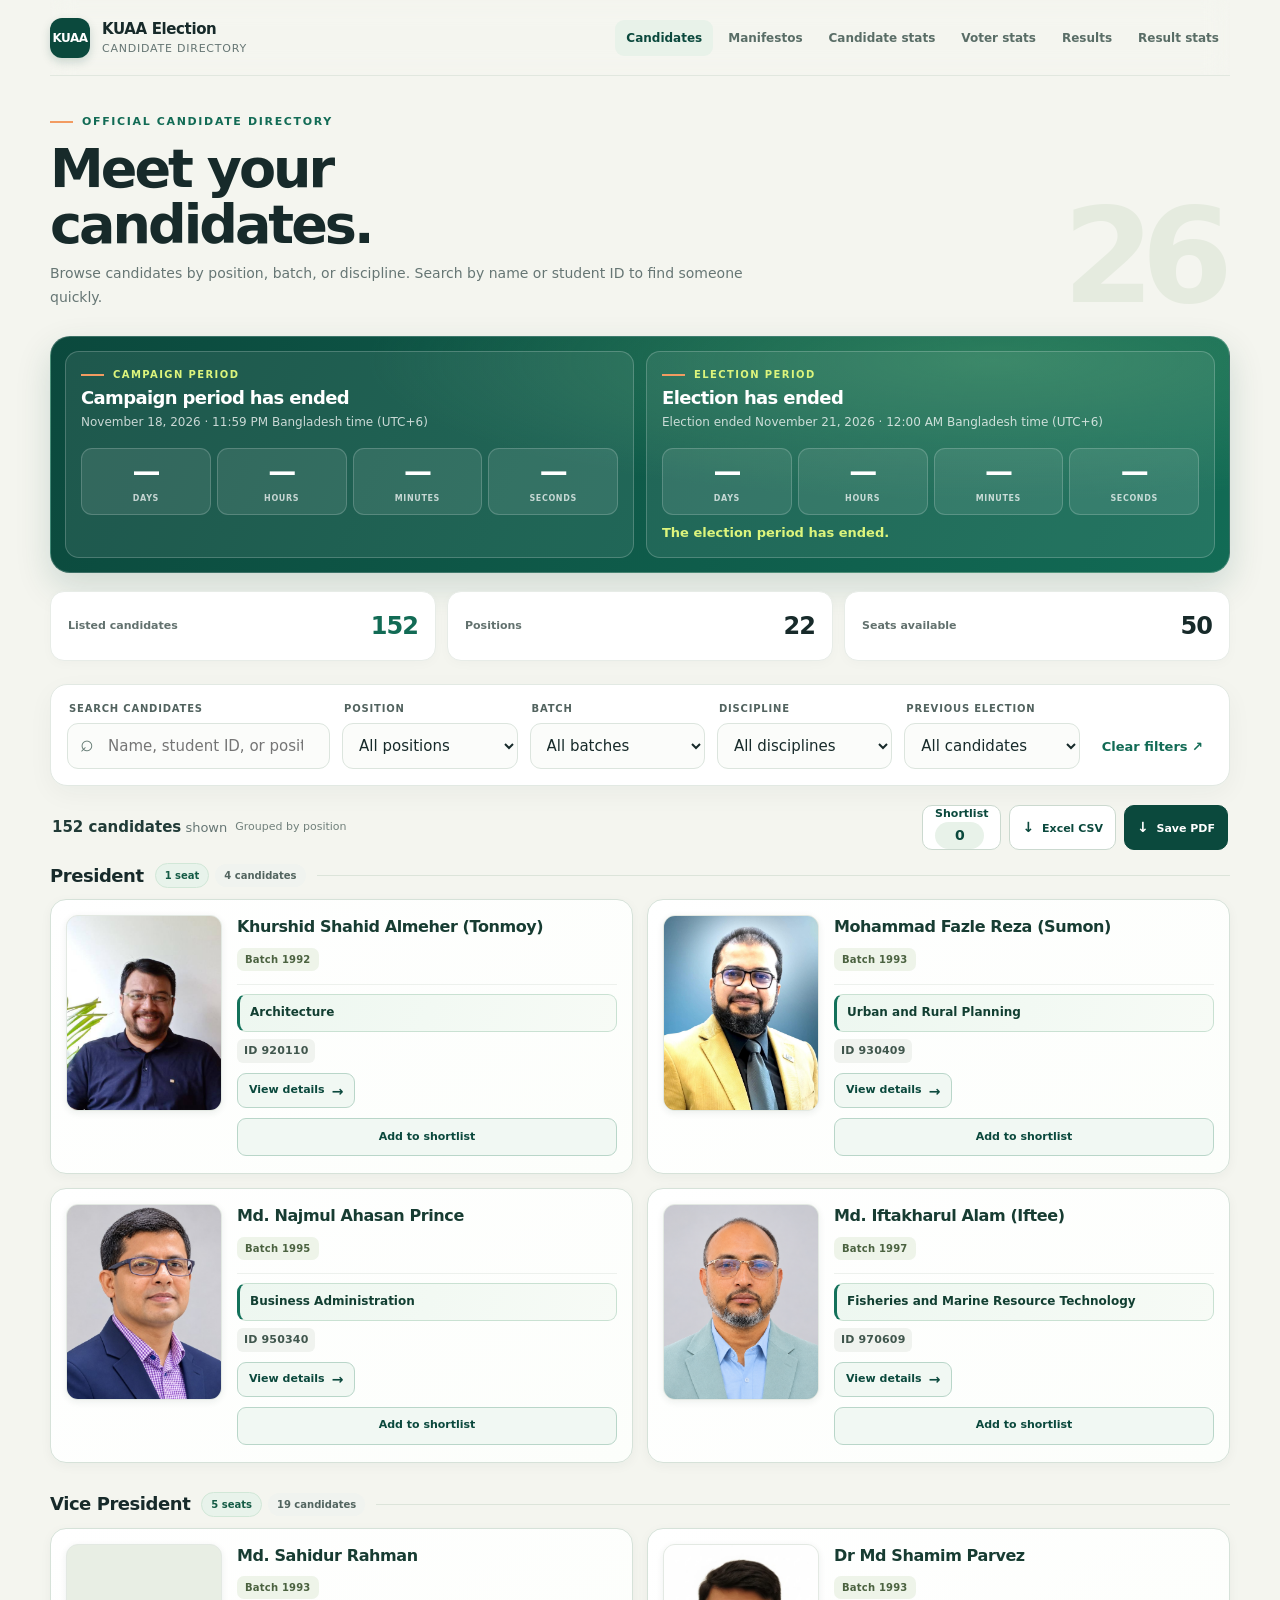
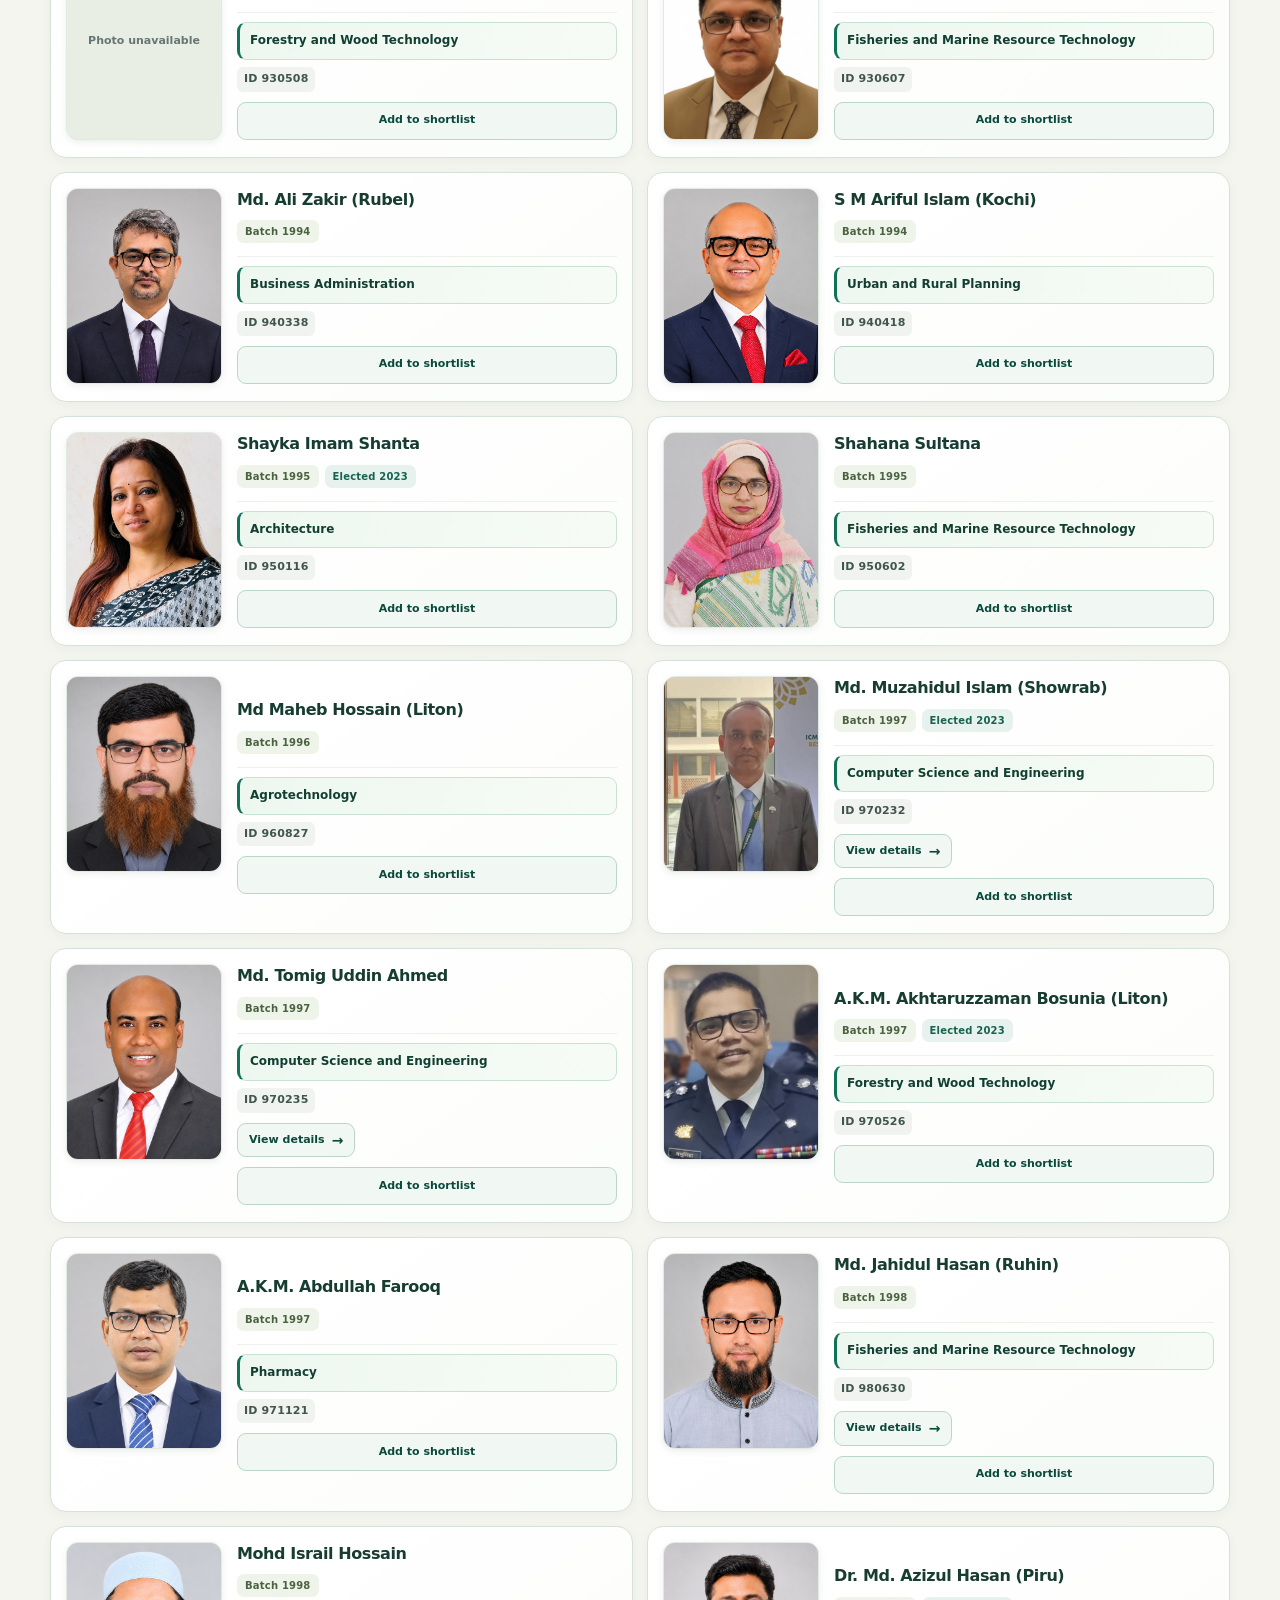
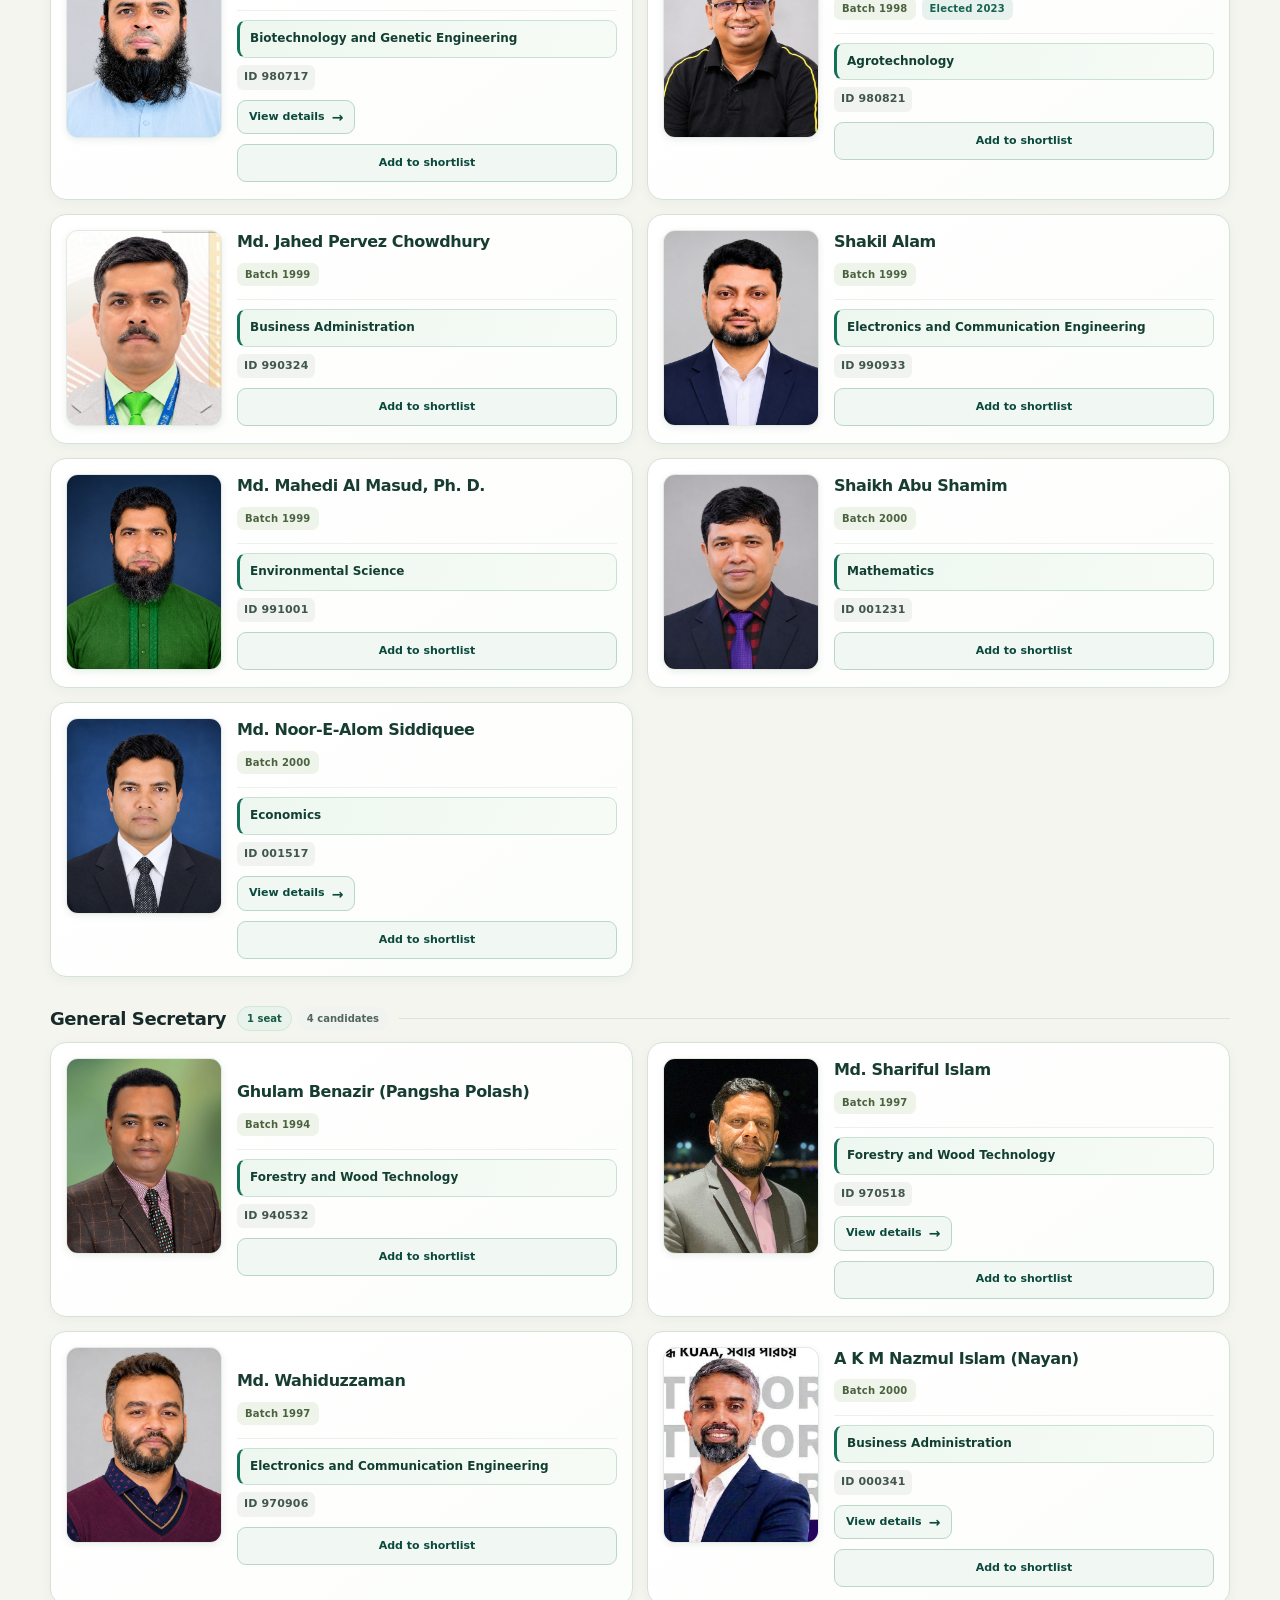
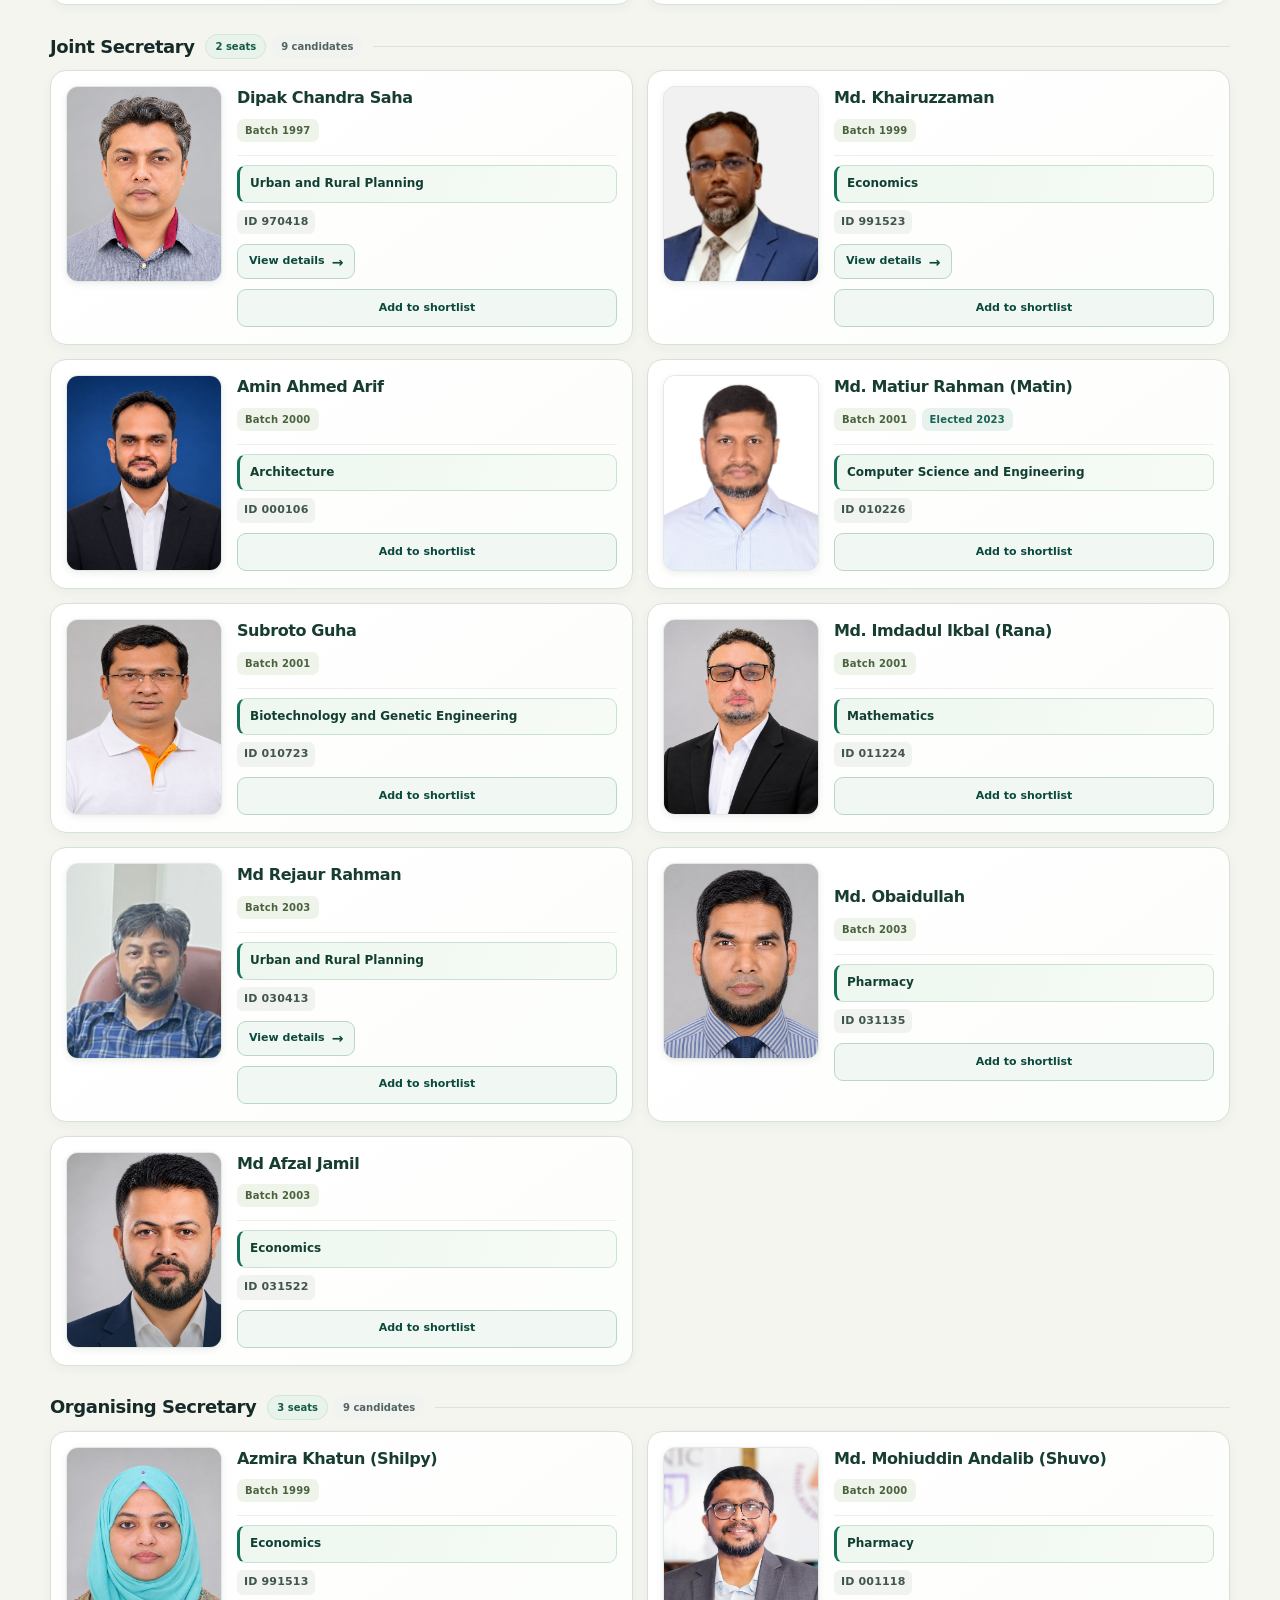
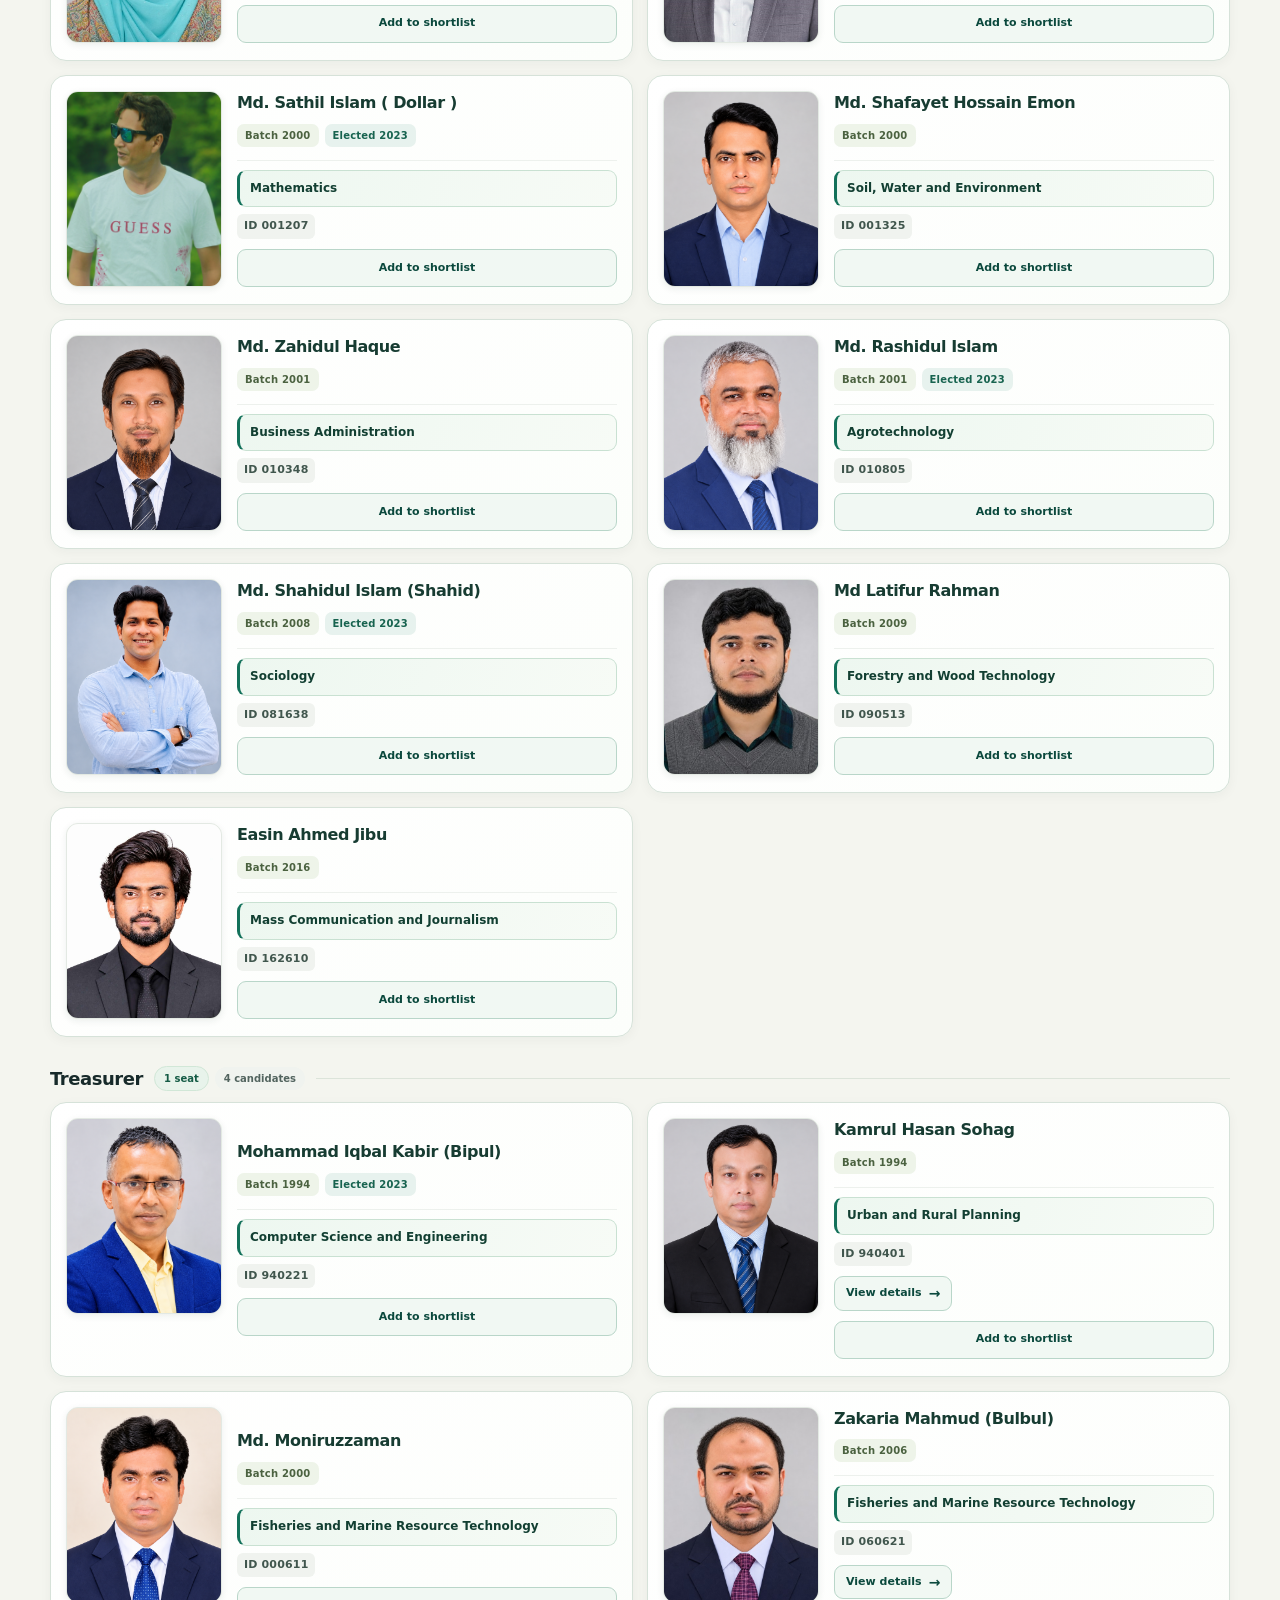
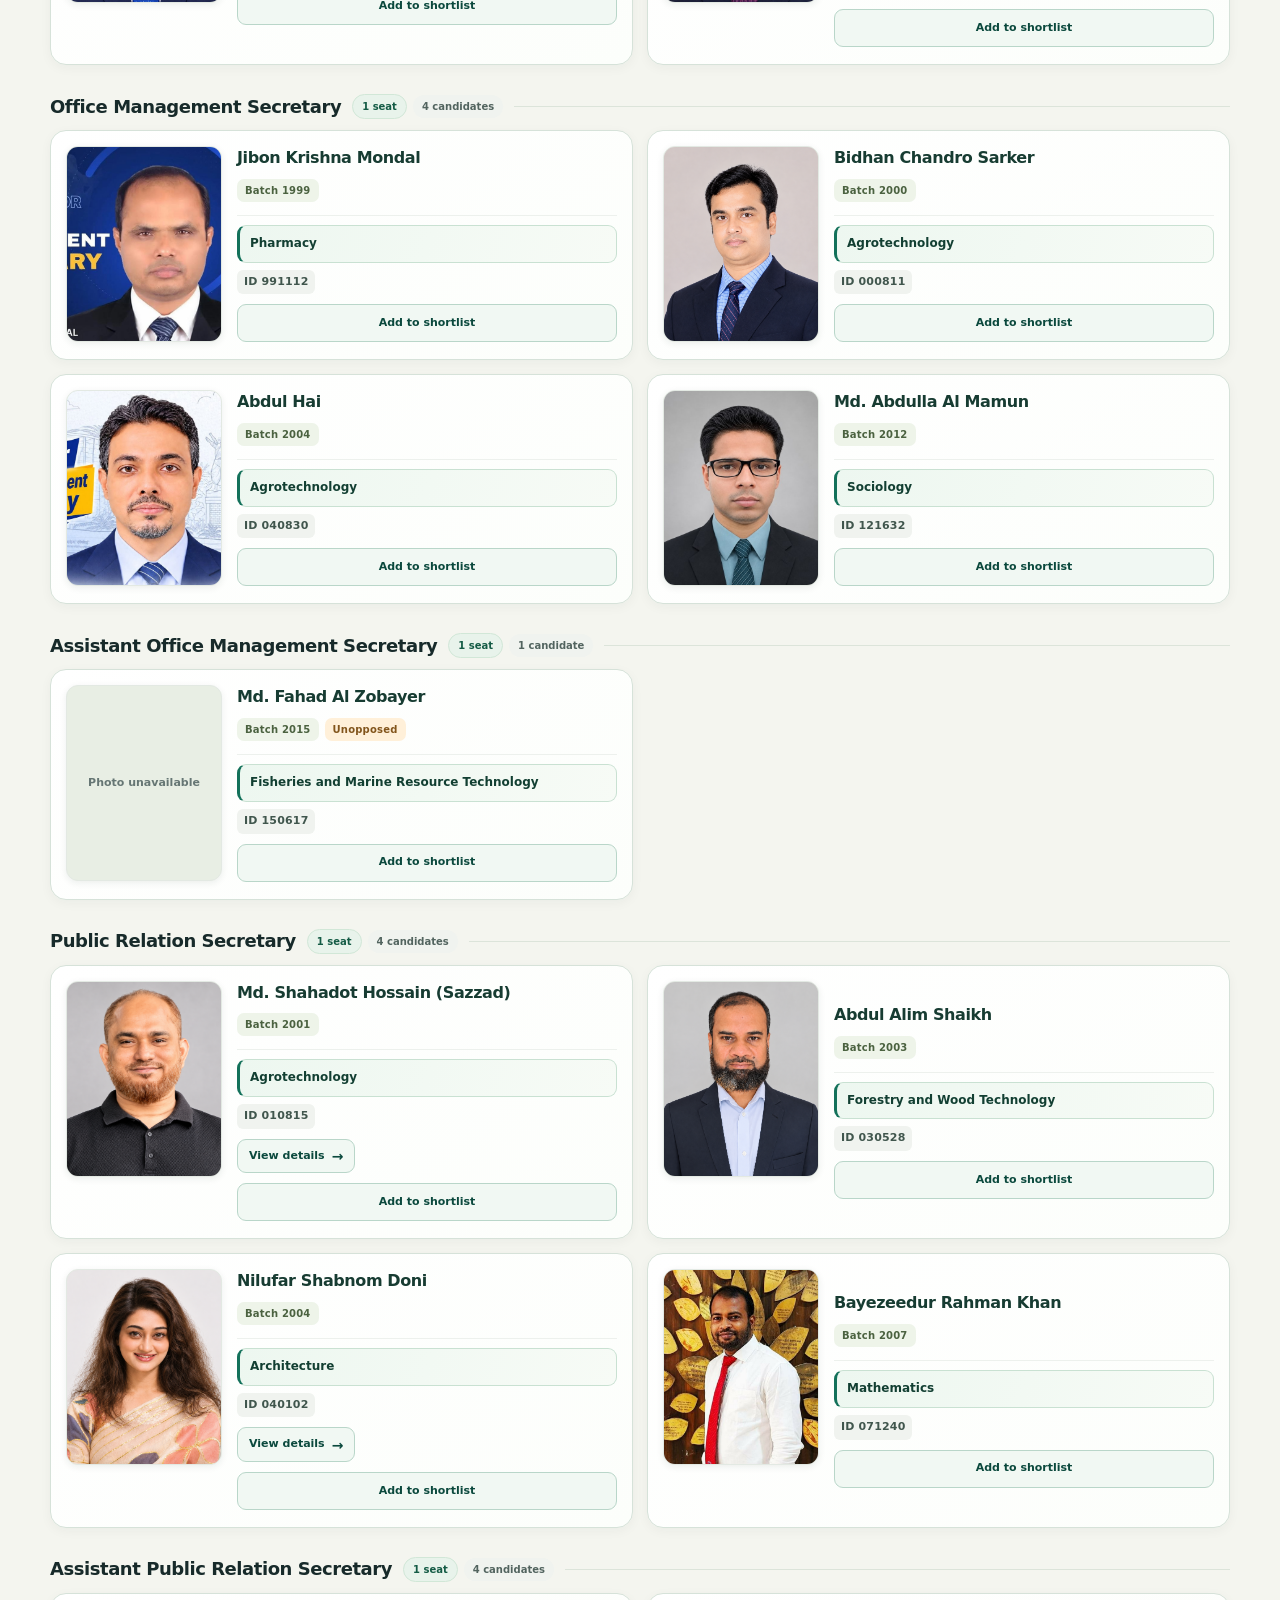
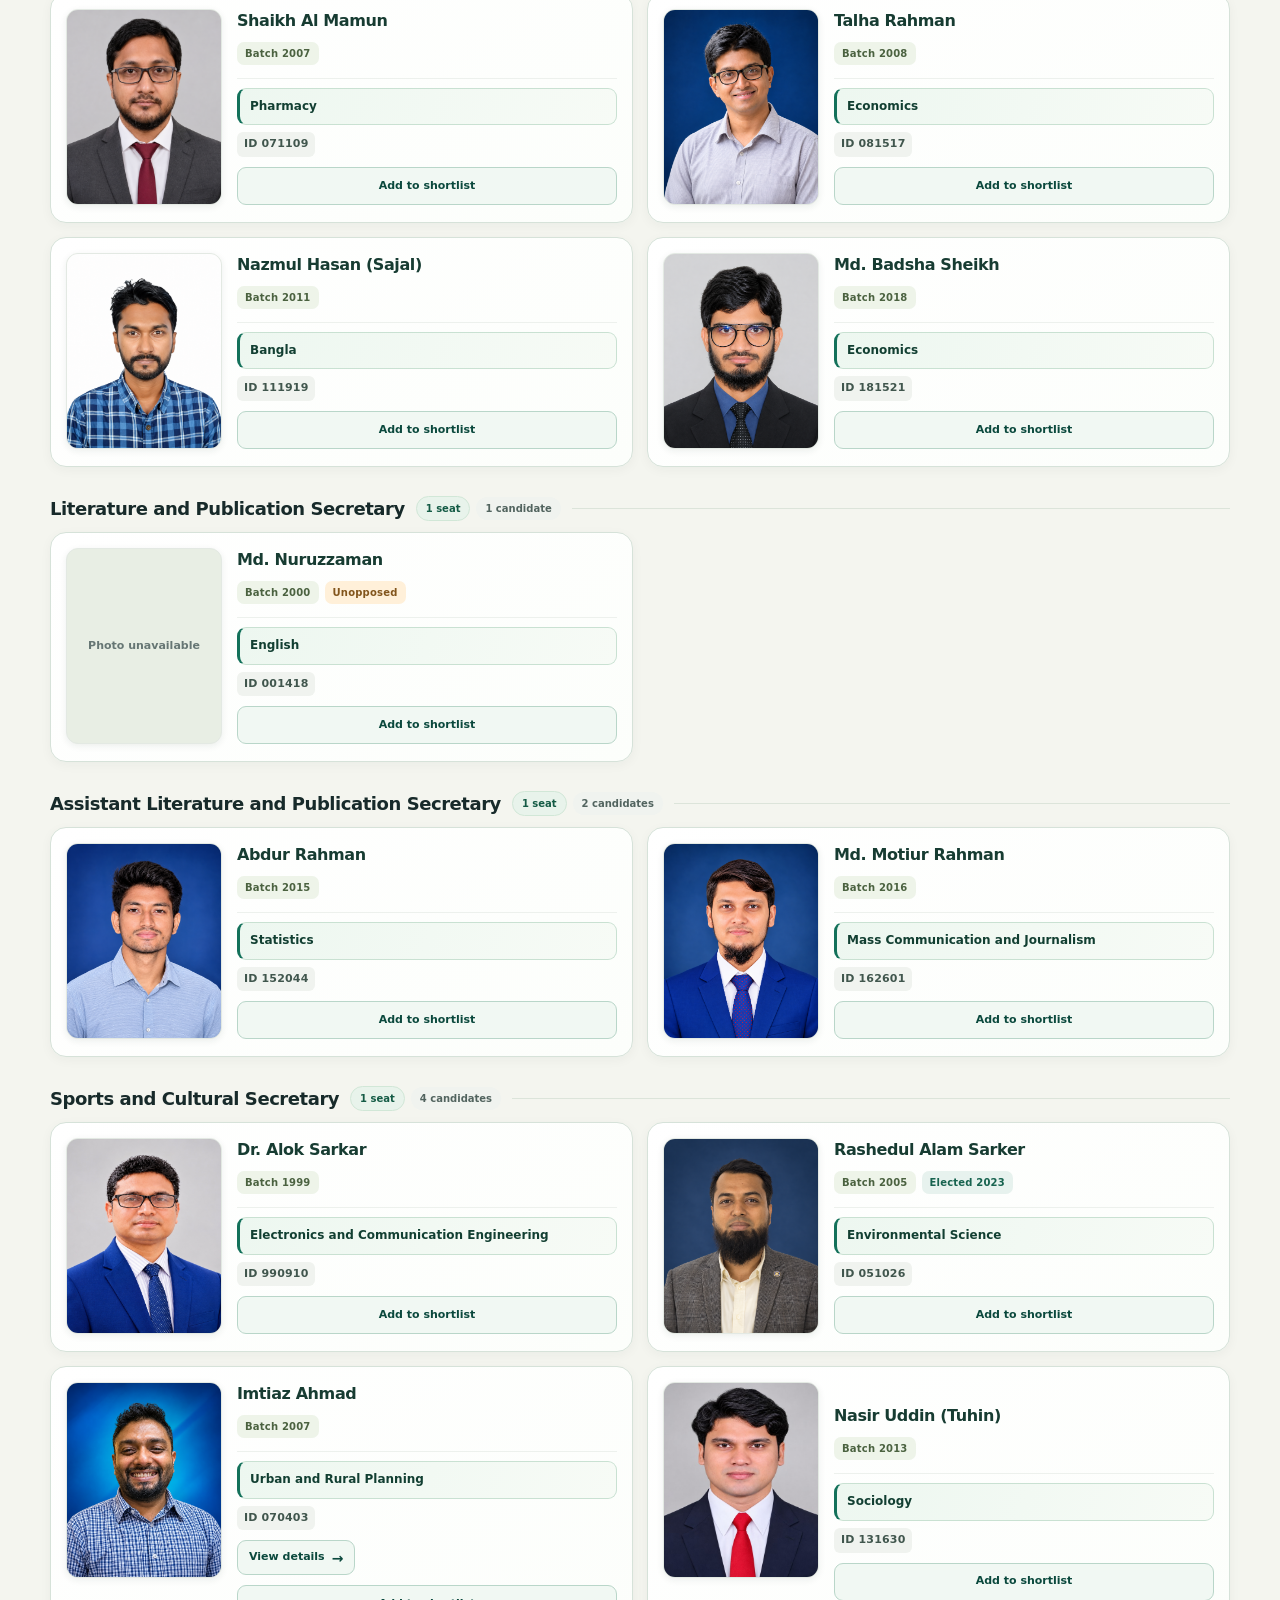
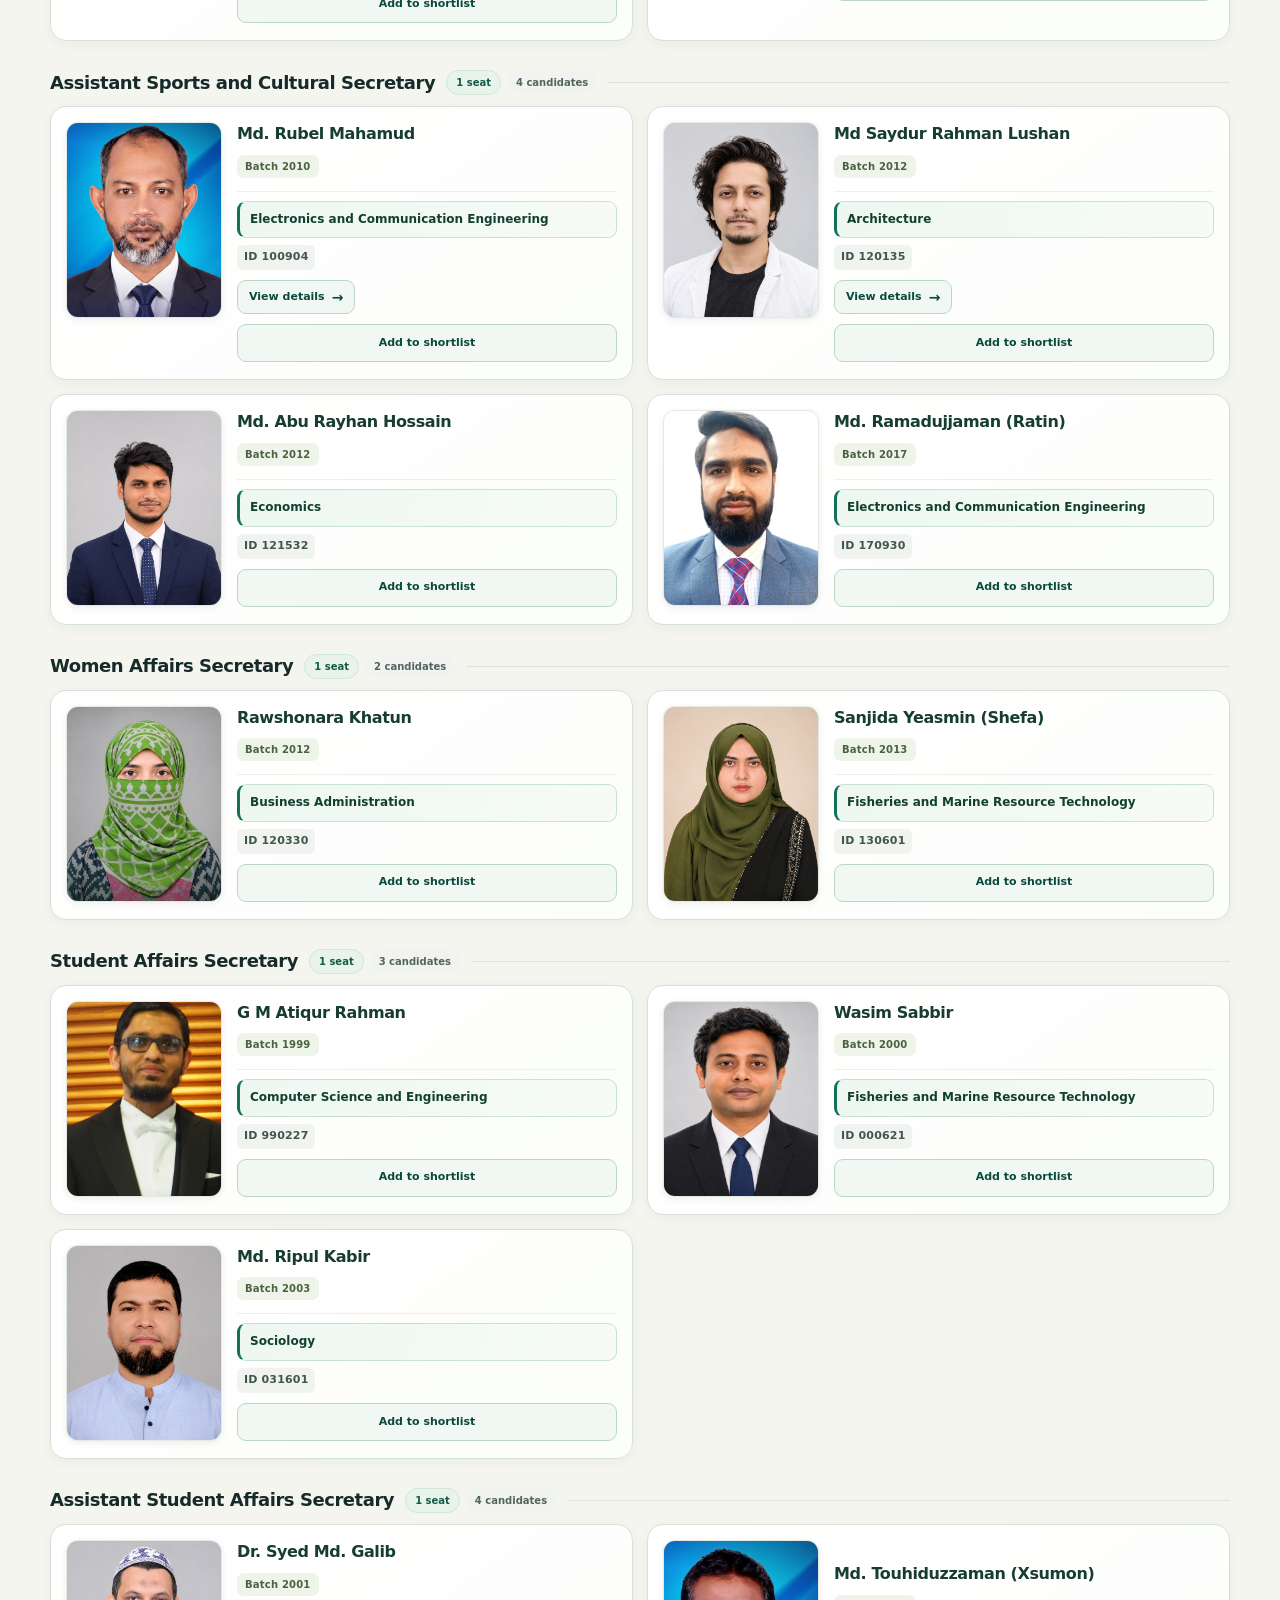
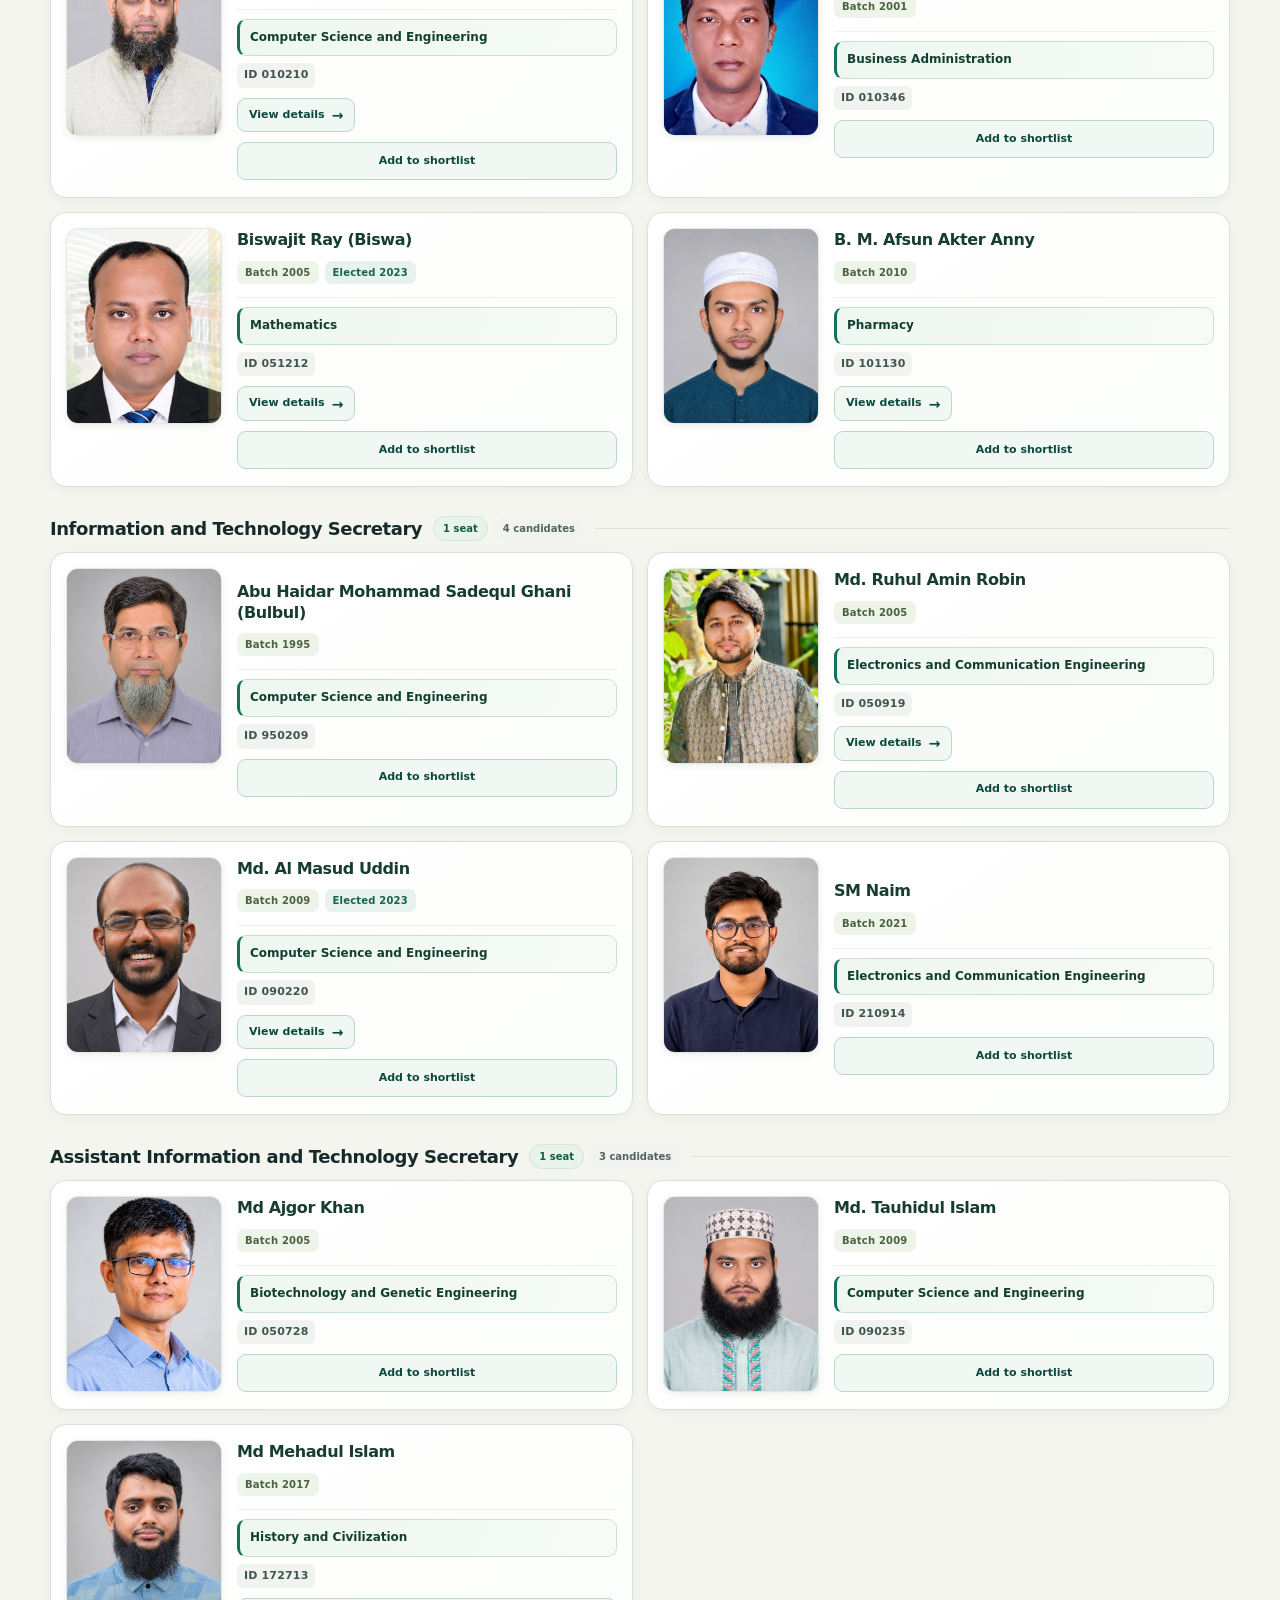
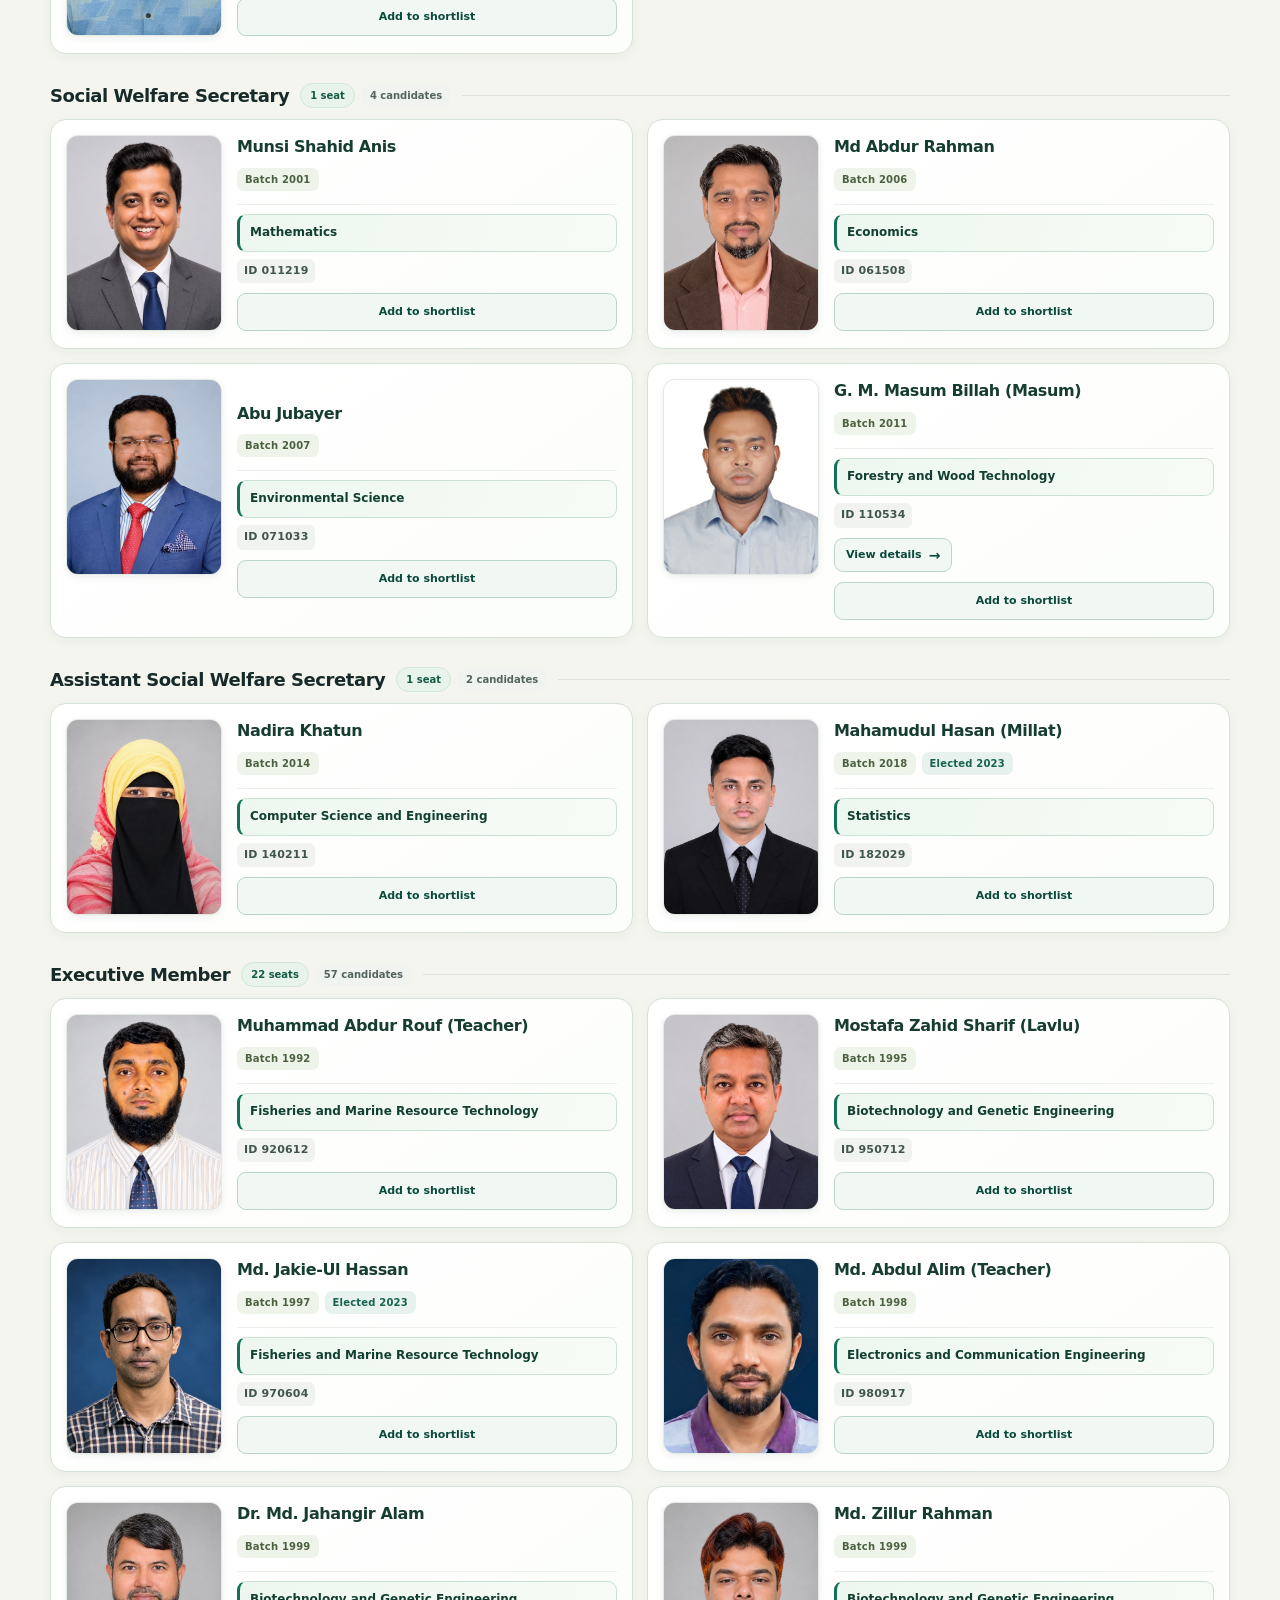
<file: index.html>
<!doctype html>
<html lang="en">
<head>
  <meta charset="utf-8">
  <meta name="viewport" content="width=device-width, initial-scale=1">
  <meta name="theme-color" content="#f4f5ef">
  <meta name="description" content="Search and browse the KUAA Executive Committee Election 2026 candidate list by position, batch, discipline, or name.">
  <title>KUAA Election 2026 — Candidate Directory</title>
  <style>
    :root{--ink:#172a2a;--muted:#667674;--paper:#f4f5ef;--card:#fff;--line:#e1e7df;--green:#126b55;--green-dark:#0b493d;--lime:#d8f06e;--orange:#f29b61;--shadow:0 10px 28px rgba(23,42,42,.055)}
    *{box-sizing:border-box}html{scroll-behavior:smooth}body{margin:0;background:var(--paper);color:var(--ink);font-family:Inter,ui-sans-serif,system-ui,-apple-system,BlinkMacSystemFont,"Segoe UI",sans-serif;font-size:15px;line-height:1.5}
    button,input,select{font:inherit}.shell{width:min(1180px,calc(100% - 44px));margin:auto}
    .topbar{height:76px;display:flex;align-items:center;justify-content:space-between;border-bottom:1px solid rgba(23,42,42,.1)}.brand{display:flex;gap:12px;align-items:center;text-decoration:none;color:inherit}.brand-mark{height:40px;width:40px;border-radius:13px;background:var(--green-dark);display:grid;place-items:center;color:#fff;font-size:12px;font-weight:800;letter-spacing:-.04em}.brand-name{font-weight:750;letter-spacing:-.025em}.brand-sub{display:block;color:var(--muted);font-size:11px;font-weight:500;letter-spacing:.07em;text-transform:uppercase}.top-tag{font-size:12px;color:var(--green);font-weight:700;border:1px solid #c9d8cd;border-radius:99px;padding:8px 13px;background:#fbfcf7}
    .hero{padding:42px 0 24px;display:grid;grid-template-columns:1fr auto;gap:24px;align-items:end}.eyebrow{display:flex;align-items:center;gap:9px;text-transform:uppercase;letter-spacing:.15em;color:var(--green);font-size:11px;font-weight:800}.eyebrow:before{content:"";width:23px;height:2px;background:var(--orange)}h1{margin:10px 0 8px;font-size:clamp(36px,5.5vw,60px);line-height:.99;letter-spacing:-.065em;font-weight:760}.hero-copy{max-width:590px;color:var(--muted);font-size:15px;margin:0}.year-mark{font-size:clamp(72px,12vw,132px);font-weight:800;letter-spacing:-.1em;line-height:.8;color:#e3e9db;padding-right:10px;user-select:none}
    .summary{display:grid;grid-template-columns:repeat(3,1fr);gap:12px;margin:7px 0 31px}.stat{border:1px solid var(--line);border-radius:15px;background:rgba(255,255,255,.56);padding:15px 18px;display:flex;align-items:center;justify-content:space-between}.stat-label{font-size:12px;color:var(--muted);font-weight:650}.stat-value{font-size:23px;line-height:1;font-weight:780;letter-spacing:-.04em}.stat:first-child .stat-value{color:var(--green)}
    .filter-panel{background:#fff;border:1px solid var(--line);border-radius:18px;padding:17px;box-shadow:var(--shadow);display:grid;grid-template-columns:minmax(220px,1.7fr) repeat(3,minmax(145px,1fr));gap:10px;align-items:end}.field label{display:block;color:#5e6e6b;text-transform:uppercase;letter-spacing:.1em;font-size:10px;font-weight:800;margin:0 0 7px 2px}.control{height:45px;width:100%;border:1px solid #dce4dc;border-radius:10px;background:#fbfcfa;color:var(--ink);padding:0 12px;outline:none;transition:border .15s,box-shadow .15s}.control:focus{border-color:#6da58d;box-shadow:0 0 0 3px rgba(18,107,85,.12)}.search-wrap{position:relative}.search-wrap:before{content:"⌕";position:absolute;left:13px;top:7px;font-size:23px;line-height:1;color:#81908a;pointer-events:none}.search-wrap input{padding-left:40px}.reset{height:45px;border:0;background:transparent;padding:0 10px;color:var(--green);font-size:13px;font-weight:750;cursor:pointer;white-space:nowrap}.reset:hover{text-decoration:underline}.results-line{display:flex;align-items:center;justify-content:space-between;padding:23px 2px 15px;color:var(--muted);font-size:13px}.results-line strong{color:var(--ink)}.group-list{padding-bottom:72px}.position-group{margin:0 0 31px}.group-head{display:flex;align-items:center;gap:10px;margin-bottom:12px}.group-head h2{font-size:19px;line-height:1.2;letter-spacing:-.035em;margin:0;font-weight:760}.group-rule{height:1px;background:#dce4da;flex:1;min-width:14px}.group-meta{display:flex;align-items:center;gap:6px;flex:none}.seat-count,.group-count{border-radius:99px;padding:4px 9px;font-size:11px;font-weight:750;white-space:nowrap}.seat-count{background:#e2f0e9;color:#145c46;border:1px solid #c9e2d4}.group-count{background:#f0f2ed;color:#65716c}.cards{display:grid;grid-template-columns:repeat(3,minmax(0,1fr));gap:11px}.candidate{background:var(--card);border:1px solid var(--line);border-radius:14px;padding:16px 17px 15px;box-shadow:0 2px 6px rgba(23,42,42,.025);min-width:0;transition:transform .16s,box-shadow .16s,border-color .16s}.candidate:hover{transform:translateY(-2px);border-color:#bfcec0;box-shadow:0 9px 22px rgba(23,42,42,.07)}.candidate-main{display:grid;grid-template-columns:160px minmax(0,1fr);gap:14px;align-items:stretch}.candidate-info{display:flex;flex-direction:column;align-items:flex-start;gap:12px;min-width:0;padding:2px 0}.candidate-photo{width:160px;height:200px;justify-self:end;flex:none;border:1px solid var(--line);border-radius:12px;object-fit:cover;object-position:center 35%;background:#e8eee4}.candidate-photo-placeholder{display:grid;place-items:center;padding:8px;text-align:center;color:var(--muted);font-size:11px;font-weight:700;line-height:1.35}.candidate h3{font-size:15px;line-height:1.3;letter-spacing:-.018em;margin:0;font-weight:750;overflow-wrap:anywhere}.batch-pill,.previous-election-pill{flex:none;padding:4px 8px;border-radius:7px;font-weight:750;font-size:10px;letter-spacing:.02em}.batch-pill{background:#f0f4e8;color:#526545}.previous-election-pill{background:#e7f2ee;color:#17634f}.candidate-badges{display:flex;flex-wrap:wrap;gap:6px}.unopposed-pill{border-radius:7px;padding:4px 8px;background:#fff0d9;color:#82551c;font-size:10px;font-weight:750;letter-spacing:.02em}.candidate-details{display:grid;gap:9px;margin-top:auto;padding-top:12px;border-top:1px solid #edf0eb;width:100%}.discipline{font-size:12px;color:#63726e;line-height:1.35;overflow-wrap:anywhere}.student-id{font-variant-numeric:tabular-nums;font-size:11px;color:#87928d;white-space:nowrap}.empty{background:#fff;border:1px dashed #cbd7ce;border-radius:16px;padding:40px 20px;text-align:center;color:var(--muted)}.empty strong{display:block;color:var(--ink);font-size:17px;margin-bottom:5px}.foot{border-top:1px solid var(--line);padding:20px 0 30px;color:#77837e;font-size:11px;display:flex;align-items:center;justify-content:space-between;gap:15px;flex-wrap:wrap}.foot strong{color:#4f625c}.foot a{color:inherit;text-decoration:none;font-weight:650}.foot a:hover{color:var(--green);text-decoration:underline}
    .countdown-panel{display:flex;align-items:center;justify-content:space-between;gap:24px;margin:0 0 18px;padding:20px 22px;border:1px solid rgba(11,73,61,.18);border-radius:18px;background:linear-gradient(120deg,#0b493d,#126b55);color:#fff;box-shadow:0 10px 28px rgba(23,42,42,.09)}
    .countdown-copy{min-width:220px}.countdown-copy .eyebrow{margin-bottom:5px;color:var(--lime)}.countdown-copy .eyebrow:before{background:var(--orange)}.countdown-title{margin:0 0 5px;font-size:20px;line-height:1.2;letter-spacing:-.035em;font-weight:760}.countdown-date{margin:0;color:rgba(255,255,255,.76);font-size:12px}
    .countdown-timer{display:grid;grid-template-columns:repeat(4,minmax(62px,1fr));gap:8px}.countdown-unit{min-width:65px;padding:10px 9px;border:1px solid rgba(255,255,255,.18);border-radius:12px;background:rgba(255,255,255,.1);text-align:center}.countdown-value{display:block;font-size:clamp(25px,3vw,34px);font-weight:800;letter-spacing:-.04em;line-height:1;font-variant-numeric:tabular-nums}.countdown-label{display:block;margin-top:7px;color:rgba(255,255,255,.72);font-size:9px;font-weight:750;letter-spacing:.12em;text-transform:uppercase}.countdown-live{margin:0;color:var(--lime);font-size:19px;font-weight:750}
    @media(max-width:720px){.countdown-panel{align-items:stretch;flex-direction:column;gap:14px}.countdown-copy{min-width:0}}
    @media(max-width:600px){.countdown-panel{padding:16px;border-radius:15px}.countdown-title{font-size:18px}.countdown-timer{grid-template-columns:repeat(4,minmax(0,1fr));gap:6px}.countdown-unit{min-width:0;padding:10px 4px}.countdown-value{font-size:clamp(21px,7vw,28px)}.countdown-label{font-size:8px;letter-spacing:.08em}}
    @media(max-width:600px){.group-head{display:grid;grid-template-columns:minmax(0,1fr);gap:7px}.group-meta{flex-wrap:wrap}.group-rule{display:none}}
    @media(max-width:920px){.filter-panel{grid-template-columns:repeat(3,minmax(0,1fr))}.search-field{grid-column:span 2}.reset{justify-self:start}.cards{grid-template-columns:repeat(2,minmax(0,1fr))}}
    @media(max-width:600px){.filter-panel>.reset{grid-column:1/-1;justify-self:end}.shell{width:min(100% - 28px,500px)}.topbar{height:65px}.top-tag{font-size:10px;padding:7px 10px}.brand-mark{width:36px;height:36px}.hero{padding:30px 0 20px;display:block}h1{margin:10px 0 8px;font-size:clamp(36px,9vw,48px)}.hero-copy{font-size:14px;max-width:440px}.year-mark{display:none}.summary{gap:7px;margin-bottom:20px}.stat{padding:12px 10px;display:block;border-radius:12px}.stat-label{font-size:10px;min-height:30px;display:block}.stat-value{font-size:20px}.filter-panel{padding:12px;grid-template-columns:1fr 1fr;gap:10px;border-radius:15px}.search-field{grid-column:1/-1}.reset{grid-column:1/-1;justify-self:end;height:27px}.control{height:43px;font-size:13px}.results-line{padding:18px 2px 13px;font-size:12px}.cards{grid-template-columns:1fr;gap:8px}.position-group{margin-bottom:24px}.candidate{padding:14px 15px}.foot{display:block}.foot span{display:block;margin-top:5px}}
    @media(prefers-reduced-motion:reduce){html{scroll-behavior:auto}*,*:before,*:after{transition:none!important}}
    .export-actions{display:flex;justify-content:flex-end;gap:9px;margin:0 0 2px}.export-button{min-height:40px;padding:0 14px;border:1px solid #cbd9cf;border-radius:10px;background:#fff;color:var(--green-dark);font-size:12px;font-weight:750;cursor:pointer;transition:background .15s,border-color .15s}.export-button:hover{background:#edf5ef;border-color:#9eb9a7}.export-button-primary{background:var(--green-dark);color:#fff;border-color:var(--green-dark)}.export-button-primary:hover{background:var(--green);border-color:var(--green)}.print-heading{display:none}
    @media(max-width:600px){.export-actions{justify-content:stretch}.export-button{flex:1;padding:0 8px;font-size:11px}}
    @media print{ @page{size:auto;margin:14mm}body{background:#fff;color:#172a2a;font-size:10pt}.shell{width:100%;max-width:none;margin:0}.topbar,.hero,.countdown-panel,.summary,.filter-panel,.export-actions,.foot{display:none!important}.print-heading{display:block;margin:0 0 8mm;font-size:20pt}.results-line{padding:0 0 5mm;color:#333;font-size:9pt}.group-list{padding:0}.position-group{margin:0 0 7mm}.group-head{margin-bottom:3mm}.group-head h2{font-size:13pt}.group-rule{background:#aaa}.seat-count,.group-count{font-size:8pt;padding:2px 6px;background:#f2f4f1;color:#333;border:1px solid #ddd}.cards{grid-template-columns:repeat(2,minmax(0,1fr));gap:3mm}.candidate{padding:3mm;border:1px solid #ccc;border-radius:2mm;box-shadow:none;break-inside:avoid;transition:none}.candidate:hover{transform:none;box-shadow:none}.candidate-main{grid-template-columns:31mm minmax(0,1fr);gap:3mm}.candidate-photo{width:31mm;height:39mm;border-radius:1mm}.candidate-info{gap:2mm}.candidate h3{font-size:10pt}.candidate-details{gap:1.5mm;margin-top:1mm;padding-top:2mm}.discipline{font-size:8pt;color:#444}.student-id{font-size:8pt;color:#555}.batch-pill,.unopposed-pill{font-size:7pt;padding:1mm 2mm}.empty{padding:10mm}}
    :root{--ink:#152a2b;--muted:#617270;--paper:#f5f7f3;--card:#fff;--line:#dfe7e1;--green:#13715a;--green-dark:#0d5041;--lime:#dcf47c;--orange:#eea06c;--shadow:0 12px 32px rgba(19,49,39,.07)}
    body{background:linear-gradient(180deg,#f9faf7 0,#f5f7f3 420px);color:var(--ink)}
    .shell{width:min(1160px,calc(100% - 48px))}
    .topbar{height:72px;border-bottom-color:#e6ebe6;backdrop-filter:blur(12px)}
    .brand-mark{border-radius:12px;background:linear-gradient(145deg,#116d55,#0b493d);box-shadow:0 4px 10px rgba(11,73,61,.18)}
    .top-tag{border-color:#d4e3d6;background:#f5f9f3;color:#285a49}
    .hero{padding:38px 0 27px}
    h1{font-size:clamp(42px,5.4vw,62px);letter-spacing:-.06em}
    .hero-copy{max-width:560px;color:#586b68;line-height:1.7}
    .year-mark{color:#e5ebdf}
    .countdown-panel{min-height:118px;margin-bottom:18px;padding:19px 23px;border-radius:20px;background:radial-gradient(ellipse at 80% 10%,rgba(67,149,105,.55),transparent 47%),linear-gradient(115deg,#0b493d,#126b55);box-shadow:0 14px 35px rgba(11,73,61,.16)}
    .countdown-copy .eyebrow{font-size:10px;letter-spacing:.14em}
    .countdown-title{font-size:19px}
    .countdown-date{font-size:12px}
    .countdown-timer{gap:7px}
    .countdown-unit{min-width:68px;padding:9px 10px;border-radius:11px;background:rgba(255,255,255,.09)}
    .countdown-value{font-size:clamp(23px,2.8vw,31px)}
    .summary{gap:11px;margin:0 0 23px}
    .stat{min-height:70px;padding:14px 17px;border-radius:14px;background:#fff;border-color:#e7ece7;box-shadow:0 3px 12px rgba(23,42,42,.025)}
    .stat-label{font-size:11px;color:#62716e}
    .stat-value{font-size:24px}
    .filter-panel{grid-template-columns:minmax(230px,1.7fr) repeat(3,minmax(135px,1fr));gap:12px;padding:16px;border:1px solid #e2e9e3;border-radius:17px;box-shadow:0 8px 26px rgba(23,42,42,.045)}
    .field label{color:#52635f;font-size:10px;letter-spacing:.08em}
    .filter-panel>.reset{grid-column:4;justify-self:end}
    .control{height:46px;border-color:#dce5de;border-radius:11px;background:#fbfcfa}
    .control:hover{border-color:#bacdbf}
    .control:focus-visible,.reset:focus-visible,.export-button:focus-visible{outline:3px solid rgba(19,113,90,.25);outline-offset:2px}
    .search-wrap:before{top:9px;color:#647a73}
    .reset{border-radius:9px;transition:background .15s}
    .reset:hover{background:#f0f6ef;text-decoration:none}
    .results-toolbar{display:flex;align-items:center;justify-content:space-between;gap:15px;padding:19px 2px 13px}
    .results-line{padding:0;gap:8px;flex-wrap:wrap;font-size:13px}
    .results-line strong{font-size:15px;color:#213b37}
    .sort-note{font-size:11px;color:#71807b}
    .export-actions{flex:none;gap:8px;margin:0}
    .export-button{min-height:38px;padding:0 12px;border-radius:10px;font-size:11px}
    .export-button span{margin-right:4px;font-size:14px}
    .group-list{padding-bottom:60px}
    .position-group{margin-bottom:29px}
    .group-head{gap:11px;margin-bottom:11px}
    .group-head h2{font-size:18px;letter-spacing:-.025em}
    .seat-count,.group-count{padding:4px 9px;font-size:10px}
    .seat-count{background:#e8f3eb;color:#145b45;border-color:#d1e7d7}
    .group-count{background:#f0f3ef;color:#52645f}
    .cards{gap:12px}
    .candidate{border-color:#e2e9e3;border-radius:15px;padding:15px;box-shadow:0 3px 10px rgba(23,42,42,.035);transition:transform .16s,box-shadow .16s,border-color .16s}
    .candidate:hover{border-color:#b8d0be;box-shadow:0 10px 26px rgba(23,42,42,.09)}
    .candidate-main{grid-template-columns:156px minmax(0,1fr);gap:15px}
    .candidate-photo{width:156px;height:196px;border-color:#e3e9e3;border-radius:12px;object-position:center 32%}
    .candidate-info{gap:10px;justify-content:center}
    .candidate h3{font-size:15px;line-height:1.35;letter-spacing:-.02em}
    .batch-pill{background:#eef4e9;color:#4b6240}
    .candidate-details{gap:8px;padding-top:11px;border-color:#edf1ed}
    .discipline{font-size:11px;color:#596b66;line-height:1.45}
    .student-id{font-size:11px;color:#65736e;font-weight:650;letter-spacing:.025em}
    .empty{padding:42px 20px;border-color:#ccdbd0;border-radius:16px;background:#fff}
    .empty strong{font-size:18px}
    .empty .empty-reset{margin-top:16px;min-height:40px;padding:0 15px;border:0;border-radius:9px;background:var(--green-dark);color:#fff;font-weight:700;cursor:pointer}
    .foot{padding:20px 0 28px;color:#697873;font-size:11px}
    .foot strong{color:#37564a}
    @media(max-width:1000px){.filter-panel{grid-template-columns:repeat(3,minmax(0,1fr))}.search-field{grid-column:span 2}.filter-panel>.reset{grid-column:3;justify-self:end}.cards{grid-template-columns:repeat(2,minmax(0,1fr))}}
    @media(max-width:720px){.filter-panel>.reset{grid-column:1/-1;justify-self:end}.shell{width:min(100% - 36px,620px)}.hero{padding:30px 0 22px}.countdown-panel{min-height:0}.summary{margin-bottom:18px}.filter-panel{grid-template-columns:repeat(2,minmax(0,1fr))}.search-field{grid-column:1/-1}.reset{justify-self:end}.results-toolbar{align-items:flex-start;flex-direction:column;gap:12px}.export-actions{width:100%}.export-button{flex:1}}
    @media(max-width:600px){.shell{width:calc(100% - 28px)}.topbar{height:64px}.top-tag{font-size:9px;padding:7px 9px}.hero{padding:27px 0 19px}h1{font-size:clamp(38px,10vw,48px)}.hero-copy{font-size:13px;line-height:1.65}.countdown-panel{gap:13px;padding:15px;border-radius:16px}.countdown-title{font-size:17px}.countdown-date{font-size:11px}.countdown-timer{gap:5px}.countdown-unit{padding:9px 3px}.countdown-value{font-size:clamp(21px,7vw,26px)}.countdown-label{font-size:8px;letter-spacing:.06em}.summary{gap:7px}.stat{min-height:66px;padding:10px 9px;border-radius:11px}.stat-label{font-size:9px;min-height:27px}.stat-value{font-size:20px}.filter-panel{gap:9px;padding:11px;border-radius:14px}.field label{margin-bottom:6px;font-size:9px}.control{height:43px;padding:0 9px;font-size:12px}.search-wrap input{padding-left:36px}.search-wrap:before{left:11px;top:8px}.reset{height:32px;font-size:12px}.results-toolbar{padding:16px 1px 11px;gap:10px}.results-line{font-size:11px}.results-line strong{font-size:14px}.export-button{min-height:39px;font-size:11px}.group-head{display:flex;gap:7px}.group-head h2{font-size:16px}.group-meta{gap:5px}.seat-count,.group-count{padding:3px 7px;font-size:9px}.group-rule{display:block;min-width:8px}.cards{grid-template-columns:1fr;gap:9px}.position-group{margin-bottom:22px}.candidate{padding:12px;border-radius:13px}.candidate-main{grid-template-columns:146px minmax(0,1fr);gap:12px}.candidate-photo{width:146px;height:183px;border-radius:10px}.candidate-info{gap:8px;padding:1px 0}.candidate h3{font-size:14px}.candidate-details{gap:6px;padding-top:8px}.discipline{font-size:10px}.student-id{font-size:10px}.foot{display:block}.foot span{display:block;margin-top:6px}}
    @media(max-width:360px){.top-tag{max-width:125px;text-align:center;line-height:1.2}.candidate-main{grid-template-columns:116px minmax(0,1fr);gap:10px}.candidate-photo{width:116px;height:145px}.group-head h2{font-size:15px}.seat-count,.group-count{padding:3px 5px;font-size:8px}}
    .manifesto-link{display:inline-flex;align-items:center;gap:7px;width:max-content;max-width:100%;padding:8px 11px;border:1px solid #b9d6c9;border-radius:9px;background:#f1f8f3;color:var(--green-dark);font-size:11px;font-weight:750;text-decoration:none;transition:background .18s ease,border-color .18s ease}
    .manifesto-link::after{content:"→";font-size:14px;line-height:1}
    .manifesto-link:hover,.manifesto-link:focus-visible{background:#e5f2ea;border-color:#7ab29a}
    .export-button:disabled{opacity:.48;cursor:not-allowed}
    .top-nav{display:flex;align-items:center;gap:6px}.nav-link{padding:9px 12px;border-radius:9px;color:#596d66;font-size:12px;font-weight:700;text-decoration:none}.nav-link:hover,.nav-link:focus-visible{background:#edf4ed;color:var(--green-dark)}.nav-link[aria-current="page"]{background:#e8f2e9;color:var(--green-dark)}
    @media(prefers-reduced-motion:reduce){.candidate,.export-button,.control,.reset{transition:none}}
    .ballot-print-options{margin-top:14px;padding-top:14px;border-top:1px solid var(--line)}.ballot-print-options h3{margin:0 0 9px;font-size:13px}.ballot-print-option-list{display:grid;grid-template-columns:repeat(2,minmax(0,1fr));gap:9px}.ballot-print-option{min-height:74px;display:flex;flex-direction:column;align-items:flex-start;justify-content:center;gap:3px;padding:11px 13px;border:1px solid #cbd9cf;border-radius:11px;background:#fff;color:var(--green-dark);text-align:left;cursor:pointer}.ballot-print-option:hover:not(:disabled){border-color:#80ae91;background:#f5faf5}.ballot-print-option strong{font-size:12px}.ballot-print-option span{font-size:11px;font-weight:750}.ballot-print-option small{color:#64736e;font-size:10px}.ballot-print-option:disabled{opacity:.48;cursor:not-allowed}.ballot-print-heading-shortlist{display:none}
    @media(max-width:600px){.ballot-print-option-list{grid-template-columns:1fr}.ballot-print-option{min-height:66px}}
    @media print{body.printing-ballot .ballot-print-heading-shortlist{display:none!important}body.printing-shortlist>*:not(#ballot-dialog){display:none!important}body.printing-shortlist #ballot-dialog{position:static;display:block!important;width:100%;max-width:none;max-height:none;overflow:visible;inset:auto!important;margin:0!important;padding:0;border:0;border-radius:0;box-shadow:none;background:#fff}body.printing-shortlist #ballot-dialog::backdrop{display:none}body.printing-shortlist .ballot-dialog-inner{padding:0}body.printing-shortlist .ballot-dialog-head,body.printing-shortlist .ballot-seat-note,body.printing-shortlist .ballot-actions,body.printing-shortlist .ballot-print-options,body.printing-shortlist .ballot-close,body.printing-shortlist .ballot-remove,body.printing-shortlist .ballot-choose,body.printing-shortlist .ballot-limit-help,body.printing-shortlist .ballot-status{display:none!important}body.printing-shortlist .ballot-print-heading-ballot{display:none!important}body.printing-shortlist .ballot-print-heading-shortlist{display:block!important;margin:0 0 3mm;font-size:18pt}body.printing-shortlist .ballot-seat-note{display:block!important;margin:0 0 6mm;padding:3mm;border:1px solid #999;background:#fff;color:#222;font-size:9pt}body.printing-shortlist .ballot-sections{display:block!important;max-height:none!important;overflow:visible!important;padding:0!important}body.printing-shortlist .ballot-position{margin:0 0 5mm;padding:3mm;border:1px solid #aaa;border-radius:2mm;break-inside:auto;page-break-inside:auto;background:#fff}body.printing-shortlist .ballot-position-head{break-after:avoid-page;page-break-after:avoid}body.printing-shortlist .ballot-candidate{grid-template-columns:18mm minmax(0,1fr);gap:3mm;padding:3mm 0;break-inside:avoid-page;page-break-inside:avoid}body.printing-shortlist .ballot-photo{width:18mm;height:23mm;object-fit:cover;print-color-adjust:exact;-webkit-print-color-adjust:exact}body.printing-shortlist .ballot-meta{color:#333}body.printing-shortlist .ballot-manifesto:not([open]){display:none}body.printing-shortlist .ballot-manifesto[open] ul{color:#222;font-size:9pt;line-height:1.45}}

    /* Candidate cards: give the academic discipline a clear, high-contrast hierarchy. */
    .cards{grid-template-columns:repeat(2,minmax(0,1fr));gap:14px}
    .candidate{height:100%;border:1px solid #d6e2d9;border-radius:16px;padding:15px;background:linear-gradient(145deg,#fff 0%,#fcfefb 100%);box-shadow:0 3px 12px rgba(20,55,42,.045);transition:border-color .16s,box-shadow .16s}
    .candidate:hover,.candidate:focus-within{transform:none;border-color:#91b8a0;box-shadow:0 9px 22px rgba(20,55,42,.09)}
    .candidate-main{height:100%;grid-template-columns:156px minmax(0,1fr);gap:15px}
    .candidate-photo{width:156px;height:196px;border-radius:12px;object-position:center 32%;box-shadow:0 2px 7px rgba(20,55,42,.08)}
    .candidate-info{gap:10px;justify-content:center}
    .candidate h3{font-size:16px;line-height:1.3;letter-spacing:-.025em;color:#173c32}
    .candidate-details{gap:7px;margin-top:3px;padding-top:9px;align-content:start}
    .discipline-block{width:100%;padding:9px 10px 10px;border:1px solid #c9e1d2;border-left:3px solid #13715a;border-radius:9px;background:linear-gradient(110deg,#edf7f0,#f7fbf6)}
    .discipline{display:block;color:#123f32;font-size:12px;font-weight:750;line-height:1.4;overflow-wrap:anywhere}
    .student-id{display:inline-flex;align-items:center;width:max-content;max-width:100%;padding:4px 7px;border-radius:6px;background:#f0f3ef;color:#40564d;font-size:11px;font-weight:700;letter-spacing:.015em;white-space:normal;overflow-wrap:anywhere}
    @media(max-width:760px){.cards{grid-template-columns:1fr}}
    @media(max-width:600px){.candidate{padding:12px;border-radius:14px}.candidate-main{grid-template-columns:146px minmax(0,1fr);gap:12px}.candidate-photo{width:146px;height:183px}.candidate-info{gap:8px;justify-content:center}.candidate h3{font-size:15px}.candidate-details{gap:7px;margin-top:2px;padding-top:8px}.discipline-block{padding:8px 9px}.discipline{font-size:12px}.student-id{font-size:10px}}
    @media(max-width:360px){.candidate-main{grid-template-columns:116px minmax(0,1fr);gap:10px}.candidate-photo{width:116px;height:145px}.discipline{font-size:11px}}
    @media print{.candidate{height:auto;background:#fff}.candidate-main{height:auto}.discipline-block{padding:2mm;border:1px solid #bbb;border-left:1mm solid #555;background:#fff}.discipline{color:#222}.student-id{padding:0;background:#fff;color:#333}}

    .filter-panel{grid-template-columns:minmax(200px,1.5fr) repeat(4,minmax(120px,1fr)) auto}
    .filter-panel>.reset{grid-column:auto;justify-self:end}
    @media(max-width:1000px){.filter-panel{grid-template-columns:repeat(3,minmax(0,1fr))}.search-field{grid-column:span 2}.filter-panel>.reset{grid-column:3;justify-self:end}}
    @media(max-width:720px){.filter-panel{grid-template-columns:repeat(2,minmax(0,1fr))}.search-field{grid-column:1/-1}.filter-panel>.reset{grid-column:1/-1;justify-self:end}}
  </style>
  <style>
    .ballot-add{width:100%;min-height:38px;border:1px solid #b9d6c9;border-radius:9px;background:#f1f8f3;color:var(--green-dark);font-size:11px;font-weight:780;cursor:pointer;transition:background .15s,border-color .15s}.ballot-add:hover{background:#e5f2ea;border-color:#7ab29a}.ballot-add[aria-pressed="true"]{background:var(--green-dark);border-color:var(--green-dark);color:#fff}.ballot-tray{position:fixed;z-index:20;left:50%;bottom:18px;transform:translateX(-50%);width:min(620px,calc(100% - 28px));display:flex;align-items:center;justify-content:space-between;gap:12px;padding:12px 14px;border:1px solid #bdd4c5;border-radius:16px;background:rgba(255,255,255,.97);box-shadow:0 14px 42px rgba(15,48,36,.22);backdrop-filter:blur(12px)}.ballot-tray[hidden]{display:none}.ballot-tray-copy{min-width:0}.ballot-tray-title{display:block;font-size:13px;font-weight:800;color:var(--ink)}.ballot-tray-note{display:block;color:var(--muted);font-size:11px}.ballot-tray-actions{display:flex;align-items:center;gap:7px;flex:none}.ballot-count{min-width:27px;height:27px;padding:0 7px;border-radius:99px;background:#e8f2e9;color:var(--green-dark);display:grid;place-items:center;font-size:11px;font-weight:850}.ballot-open{min-height:38px;padding:0 13px;border:0;border-radius:10px;background:var(--green-dark);color:#fff;font-size:12px;font-weight:800;cursor:pointer}.ballot-open:hover{background:var(--green)}.ballot-dialog{width:min(820px,calc(100% - 28px));max-width:none;max-height:min(88vh,900px);padding:0;border:1px solid #dce6de;border-radius:20px;background:#f8faf7;color:var(--ink);box-shadow:0 24px 80px rgba(12,39,31,.3)}.ballot-dialog::backdrop{background:rgba(14,34,31,.55);backdrop-filter:blur(3px)}.ballot-dialog-inner{padding:22px}.ballot-dialog-head{display:flex;align-items:flex-start;justify-content:space-between;gap:15px;padding-bottom:17px;border-bottom:1px solid var(--line)}.ballot-dialog-head h2{margin:0;font-size:24px;letter-spacing:-.04em}.ballot-dialog-head p{margin:4px 0 0;color:var(--muted);font-size:12px}.ballot-close{width:36px;height:36px;border:1px solid var(--line);border-radius:10px;background:#fff;font-size:20px;cursor:pointer;color:var(--ink)}.ballot-print-heading{display:none}.ballot-seat-note{margin:13px 0 10px;padding:10px 12px;border-radius:10px;background:#edf5ef;color:#3d5b4e;font-size:12px}.ballot-sections{display:grid;gap:13px;max-height:55vh;overflow:auto;padding:2px 4px 2px 0}.ballot-position{padding:13px;border:1px solid var(--line);border-radius:13px;background:#fff}.ballot-position-head{display:flex;align-items:center;justify-content:space-between;gap:12px;margin-bottom:10px}.ballot-position-head h3{margin:0;font-size:14px}.ballot-seat-progress{font-size:11px;color:#63736c;font-weight:750;text-align:right}.ballot-candidate{display:grid;grid-template-columns:56px minmax(0,1fr) auto;gap:12px;align-items:start;padding:12px 0;border-top:1px solid #edf0eb}.ballot-candidate:first-of-type{border-top:0}.ballot-photo{width:56px;height:70px;border-radius:8px;object-fit:cover;object-position:center 35%;background:#edf1eb}.ballot-candidate h4{margin:0 0 4px;font-size:13px}.ballot-meta{color:#64736e;font-size:11px;line-height:1.5}.ballot-manifesto{margin-top:8px}.ballot-manifesto summary{width:max-content;max-width:100%;cursor:pointer;color:var(--green-dark);font-size:11px;font-weight:800}.ballot-manifesto ul{margin:7px 0 0;padding-left:18px;color:#42574e;font-family:"Noto Sans Bengali","Nirmala UI",sans-serif;font-size:12px;line-height:1.7}.ballot-manifesto li+li{margin-top:5px}.ballot-row-actions{display:flex;flex-direction:column;align-items:stretch;gap:6px;min-width:116px}.ballot-choose,.ballot-remove{padding:8px 9px;border:1px solid #cbd9cf;border-radius:8px;background:#fff;color:var(--green-dark);font-size:10px;font-weight:800;cursor:pointer}.ballot-choose[aria-pressed="true"]{background:var(--green-dark);color:#fff}.ballot-choose:disabled{cursor:not-allowed;color:#718078;background:#f1f3f0}.ballot-limit-help{color:#8a5a40;font-size:10px;line-height:1.35}.ballot-remove{border-color:#e3ddd7;color:#704b3a}.ballot-empty{padding:28px 16px;border:1px dashed #cbd7ce;border-radius:13px;background:#fff;text-align:center;color:var(--muted);font-size:13px}.ballot-actions{display:flex;justify-content:space-between;align-items:center;gap:10px;padding-top:15px;margin-top:14px;border-top:1px solid var(--line)}.ballot-actions-side{display:flex;gap:8px}.ballot-action{min-height:39px;padding:0 12px;border:1px solid #cbd9cf;border-radius:9px;background:#fff;color:var(--green-dark);font-size:11px;font-weight:800;cursor:pointer}.ballot-action-primary{border-color:var(--green-dark);background:var(--green-dark);color:#fff}.ballot-action:disabled{opacity:.5;cursor:not-allowed}.ballot-status{min-height:18px;margin:8px 0 0;color:#8b563b;font-size:11px}.ballot-status:empty{min-height:0;margin:0}
    @media(max-width:600px){.group-list{padding-bottom:120px}.ballot-tray{bottom:10px;padding:10px 11px;border-radius:14px}.ballot-tray-title{font-size:12px}.ballot-tray-note{font-size:10px}.ballot-tray-actions{gap:5px}.ballot-open{min-height:36px;padding:0 10px;font-size:11px}.ballot-dialog{width:calc(100% - 16px);max-height:92vh;border-radius:15px}.ballot-dialog-inner{padding:15px}.ballot-dialog-head h2{font-size:20px}.ballot-sections{max-height:61vh}.ballot-position{padding:10px}.ballot-candidate{grid-template-columns:46px minmax(0,1fr);gap:9px}.ballot-photo{width:46px;height:58px}.ballot-row-actions{grid-column:2;flex-direction:row;flex-wrap:wrap;align-items:center;min-width:0}.ballot-limit-help{flex-basis:100%}.ballot-actions{align-items:stretch;flex-direction:column}.ballot-actions-side{justify-content:space-between}.ballot-action{flex:1}.ballot-status{margin-top:7px}}
    @media print{body.printing-ballot>*:not(#ballot-dialog){display:none!important}body.printing-ballot #ballot-dialog{position:static;display:block!important;width:100%;max-width:none;max-height:none;overflow:visible;padding:0;border:0;border-radius:0;box-shadow:none;background:#fff}body.printing-ballot #ballot-dialog::backdrop{display:none}body.printing-ballot .ballot-dialog-inner{padding:0}body.printing-ballot .ballot-dialog-head,body.printing-ballot .ballot-seat-note,body.printing-ballot .ballot-actions,body.printing-ballot .ballot-close,body.printing-ballot .ballot-remove,body.printing-ballot .ballot-choose,body.printing-ballot .ballot-limit-help,body.printing-ballot .ballot-status{display:none!important}body.printing-ballot .ballot-print-heading{display:block;margin:0 0 6mm;font-size:20pt}body.printing-ballot .ballot-sections{display:grid;max-height:none;overflow:visible}body.printing-ballot .ballot-position{break-inside:avoid;border-color:#bbb}body.printing-ballot .ballot-candidate.not-selected{display:none!important}body.printing-ballot .ballot-position.no-ballot-choice{display:none!important}body.printing-ballot .ballot-manifesto:not([open]){display:none}body.printing-ballot .ballot-manifesto[open] ul{font-size:9pt}}
    @media print{@page{size:auto;margin:12mm}body.printing-ballot{background:#fff!important;color:#111!important;font-size:10pt}body.printing-ballot #ballot-dialog{inset:auto!important;margin:0!important}body.printing-ballot .ballot-print-heading{margin:0 0 3mm;font-size:18pt}body.printing-ballot .ballot-seat-note{display:block!important;margin:0 0 6mm;padding:3mm;border:1px solid #999;background:#fff;color:#222;font-size:9pt}body.printing-ballot .ballot-sections{display:block!important;max-height:none!important;overflow:visible!important;padding:0!important}body.printing-ballot .ballot-position{margin:0 0 5mm;padding:3mm;border:1px solid #aaa;border-radius:2mm;break-inside:auto;page-break-inside:auto;background:#fff}body.printing-ballot .ballot-position-head{break-after:avoid-page;page-break-after:avoid}body.printing-ballot .ballot-candidate{grid-template-columns:18mm minmax(0,1fr);gap:3mm;padding:3mm 0;break-inside:avoid-page;page-break-inside:avoid}body.printing-ballot .ballot-photo{width:18mm;height:23mm;object-fit:cover;print-color-adjust:exact;-webkit-print-color-adjust:exact}body.printing-ballot .ballot-meta{color:#333}body.printing-ballot .ballot-manifesto[open] ul{color:#222;font-size:9pt;line-height:1.45}body.printing-ballot .ballot-position.no-ballot-choice{display:none!important}}
  </style>

  <style>
    .topbar{gap:8px}.top-nav{max-width:65%;min-width:0;overflow-x:auto;scrollbar-width:none}.top-nav::-webkit-scrollbar{display:none}.nav-link{flex:none;white-space:nowrap}

    .countdown-panel{display:grid;grid-template-columns:repeat(2,minmax(0,1fr));align-items:stretch;gap:12px;padding:14px;border:1px solid rgba(255,255,255,.2)}
    .countdown-stage{min-width:0;padding:15px;border:1px solid rgba(255,255,255,.2);border-radius:14px;background:rgba(255,255,255,.08)}
    .countdown-stage .countdown-copy{min-width:0}
    .countdown-stage .countdown-title{font-size:18px}
    .countdown-stage .countdown-date{min-height:2.8em;line-height:1.45}
    .countdown-stage .countdown-timer{width:100%;grid-template-columns:repeat(4,minmax(0,1fr));gap:6px}
    .countdown-stage .countdown-unit{min-width:0;padding:9px 4px}
    .countdown-stage .countdown-value{font-size:clamp(20px,2.4vw,28px)}
    .countdown-stage .countdown-label{font-size:8px;letter-spacing:.08em}
    .countdown-stage .countdown-live{margin-top:9px;font-size:13px;line-height:1.4}
    @media(max-width:720px){.countdown-panel{grid-template-columns:1fr;gap:10px}.countdown-stage{padding:13px}}
    @media(max-width:600px){.countdown-stage .countdown-title{font-size:17px}.countdown-stage .countdown-unit{padding:9px 3px}.countdown-stage .countdown-value{font-size:clamp(20px,7vw,27px)}}
</style>
  <link rel="stylesheet" href="site.css">
</head>
<body>
  <!-- Generated candidate snapshot from candidates.json; Codex refreshes this when candidate data changes. -->
  <script id="candidate-data" type="application/json">
[
  {
    "position": "President",
    "name": "Khurshid Shahid Almeher (Tonmoy)",
    "discipline": "Architecture",
    "studentId": "920110",
    "batch": 1992,
    "photo": "public/candidates/920110.jpg",
    "campaignSlogan": "পরিবর্তনের অঙ্গীকারে সমৃদ্ধির আহ্বানে",
    "voteCount": 875,
    "manifesto": {
      "title": "নির্বাচনী ইশতেহার",
      "language": "bn",
      "introduction": [
        "একটি যথার্থ ও অন্তর্ভুক্তিমূলক, কার্যকর, স্বচ্ছ, শক্তিশালী ও গতিশীল অ্যালামনাই অ্যাসোসিয়েশন গঠন করাই মূল লক্ষ্য। বিশ্ববিদ্যালয়ের শিক্ষার্থীরা স্নাতক ও স্নাতকোত্তর সম্পন্ন করার পর কর্মক্ষেত্রে প্রবেশ, উচ্চশিক্ষার জন্য বিদেশে গমন, দেশীয় ও আন্তর্জাতিক সংস্থায় চাকরি-সংস্থান এবং সিনিয়র-জুনিয়রদের মধ্যে শক্তিশালী সম্পর্ক গড়ে তুলতে KUAA-এর কার্যকর ভূমিকা নিশ্চিত করতে আমি বদ্ধপরিকর। নির্বাচিত হলে নিম্নোক্ত উদ্যোগগুলো গ্রহণ করব।"
      ],
      "sections": [
        {
          "title": "প্রথম অংশ: সদস্যসেবা ও সাংগঠনিক ভিত্তি (দফা ১–৭)",
          "items": [
            "স্বয়ংক্রিয় সদস্যপদ (Auto Membership): খুলনা বিশ্ববিদ্যালয় থেকে স্নাতক সম্পন্ন করার পরপরই সবাইকে KUAA-এর সদস্য হিসেবে অন্তর্ভুক্ত করা।",
            "একটি ডিজিটাল ডেটাবেজ (One Digital Database): ডিজিটাল মাধ্যমে সব অ্যালামনাই সদস্যের তথ্য সংগ্রহ করে একটি সমন্বিত ডেটাবেজ তৈরি।",
            "নিজস্ব অফিস (Our Own Office): KUAA-এর নিজস্ব অফিস অর্জনের বিষয়ে নিবিড়ভাবে কাজ করা।",
            "স্থায়ী ঠিকানা (A Permanent Home): সদস্যদের অংশগ্রহণে KUAA-এর স্থায়ী ঠিকানা গঠনের পরিকল্পনা গ্রহণ।",
            "ঢাকায় হোস্টেল (Hostel in Dhaka): পড়াশোনা শেষে ঢাকায় আসা সদস্যদের আবাসনের জন্য হোস্টেল স্থাপনের উদ্যোগ গ্রহণ।",
            "সর্বত্র শাখা (Branches Everywhere): শক্তিশালী KUAA গঠনে দেশের বিভিন্ন জেলা এবং প্রাসঙ্গিক প্রবাসী দেশগুলোতে সক্রিয় শাখা কমিটি গঠন।",
            "শক্তিশালী তহবিল (A Stronger Fund): অ্যাসোসিয়েশনের তহবিল শক্তিশালী করতে উদ্ভাবনী, কার্যকর ও টেকসই পদক্ষেপ গ্রহণ।"
          ]
        },
        {
          "title": "দ্বিতীয় অংশ: অর্জন, সংযোগ ও জবাবদিহি (দফা ৮–১৪)",
          "items": [
            "অর্জনকে সম্মাননা (Honouring Achievers): KUAA-এর পক্ষ থেকে সদস্যদের পেশাগত জীবনের অর্জন ও উৎকর্ষকে স্বীকৃতি দেওয়া।",
            "বৃহত্তর চাকরি মেলা (A Bigger Job Fair): সদস্যদের নেটওয়ার্ক ও বিশ্ববিদ্যালয়ের সহযোগিতা কাজে লাগিয়ে চাকরি মেলাকে আরও বিস্তৃত, বাস্তবমুখী ও কার্যকর করা।",
            "অ্যালামনাই লাউঞ্জ (Alumni Lounge): বিশ্ববিদ্যালয় প্রশাসনের সহযোগিতায় ক্যাম্পাসে শিক্ষার্থী ও অ্যালামনাইদের মতবিনিময়ের জন্য ‘অ্যালামনাই লাউঞ্জ’ স্থাপনের উদ্যোগ নেওয়া।",
            "গ্র্যান্ড রিইউনিয়ন (Grand Reunion): পরবর্তী নির্বাহী পরিষদের মেয়াদে একটি সফল ও স্মরণীয় পুনর্মিলনীর আয়োজন করা।",
            "KUAA বৃত্তি (KUAA Scholarship): মেধাবী, অসচ্ছল ও যোগ্য শিক্ষার্থীদের জন্য আর্থিক প্রয়োজনে ‘KUAA স্কলারশিপ স্কিম’ চালু করা।",
            "KUAA কল্যাণ তহবিল (KUAA Welfare Fund): KUAA-এর সদস্য এবং দেশ ও দেশের কল্যাণে ব্যবহারের জন্য ‘KUAA ওয়েলফেয়ার ফান্ড’ স্থাপন।",
            "স্বচ্ছতা ও জবাবদিহিতা (Transparency & Accountability): KUAA-এর প্রতিটি কার্যক্রমে পরিমাপযোগ্য স্বচ্ছতা ও জবাবদিহিতা নিশ্চিত করা।"
          ]
        }
      ]
    }
  },
  {
    "position": "President",
    "name": "Mohammad Fazle Reza (Sumon)",
    "discipline": "Urban and Rural Planning",
    "studentId": "930409",
    "batch": 1993,
    "photo": "public/candidates/930409.jpg",
    "campaignSlogan": "আমরা খুবিয়ান এক আত্মার বন্ধন",
    "voteCount": 2271,
    "manifesto": {
      "title": "নির্বাচনী ইশতেহার ২০২৬ — আমাদের ৭টি অগ্রাধিকারমূলক অঙ্গীকার",
      "language": "bn",
      "introduction": [
        "প্রিয় খুবিয়ান, আগামী ২০ নভেম্বর অনুষ্ঠিতব্য KUAA কার্যনির্বাহী পরিষদের নির্বাচনে আমি একজন প্রার্থী। এই নির্বাচন শুধু নেতৃত্ব নির্বাচনের উপলক্ষ নয়; বরং আমাদের প্রিয় সংগঠনকে আরও ঐক্যবদ্ধ, কার্যকর ও কল্যাণমুখী করে গড়ে তোলার একটি সুযোগ।",
        "আমি বিশ্বাস করি, KUAA কোনো ব্যক্তি বা গোষ্ঠীর সংগঠন নয়; এটি সকল খুবিয়ানের সম্মিলিত পরিবার। কার্যনির্বাহী পরিষদও একক সিদ্ধান্ত বাস্তবায়নের জায়গা নয়; এটি পারস্পরিক শ্রদ্ধা, সহযোগিতা ও সম্মিলিত উদ্যোগে কাজ করার একটি প্ল্যাটফর্ম। এই বিশ্বাস থেকেই ব্যক্তিগত প্রতিশ্রুতির পরিবর্তে “আমরা” শব্দটিকে সামনে রেখে আগামী দিনের জন্য সাতটি অগ্রাধিকারমূলক ভাবনা তুলে ধরছি।"
      ],
      "sections": [
        {
          "title": "ঐক্যবদ্ধ ও অন্তর্ভুক্তিমূলক KUAA",
          "items": [
            "দল, মত, ব্যাচ, ডিসিপ্লিন ও পেশার ভিন্নতা ভুলে KUAA-কে একটি অরাজনৈতিক, সবার জন্য উন্মুক্ত ও সম্প্রীতিপূর্ণ সংগঠন হিসেবে গড়ে তোলা। নির্বাচন শেষে সকল প্রার্থী ও আগ্রহী অ্যালামনাইকে সাংগঠনিক কার্যক্রমে সম্পৃক্ত করা এবং নিয়মিত পারিবারিক, ক্রীড়া ও সাংস্কৃতিক আয়োজনের মাধ্যমে পারস্পরিক বন্ধন সুদৃঢ় করা।"
          ]
        },
        {
          "title": "ক্যারিয়ার উন্নয়ন ও উদ্যোক্তা সহযোগিতা",
          "items": [
            "নবীন গ্র্যাজুয়েটদের জন্য ক্যারিয়ার কাউন্সেলিং, জব ফেয়ার, ইন্টার্নশিপ ও মেন্টরশিপ প্রোগ্রাম চালু করা। পাশাপাশি খুবিয়ান উদ্যোক্তা ও পেশাজীবীদের মধ্যে ব্যবসায়িক যোগাযোগ ও সহযোগিতা এবং বিদেশে উচ্চশিক্ষা ও গবেষণার দিকনির্দেশনার সুযোগ তৈরি করা।"
          ]
        },
        {
          "title": "কল্যাণ তহবিল, মানবিক ও আইন সহায়তা",
          "items": [
            "বিপদগ্রস্ত খুবিয়ানদের পাশে দাঁড়াতে স্বচ্ছ ও টেকসই কল্যাণ তহবিল গঠন, আইনসম্মত ও নিরাপদ বিনিয়োগ কাঠামোর সম্ভাবনা যাচাই, দেশব্যাপী রক্তদাতা নেটওয়ার্ক তৈরি এবং মেধাবী ও আর্থিকভাবে অসচ্ছল শিক্ষার্থীদের জন্য KUAA শিক্ষাবৃত্তি চালুর উদ্যোগ।",
            "KUAA-এর সাংগঠনিক কাঠামোর অধীনে একটি বিশেষায়িত পেশাজীবী প্ল্যাটফর্ম হিসেবে “KUAA Legal Affairs Wing” গঠনের প্রস্তাব।"
          ]
        },
        {
          "title": "ঢাকায় KUAA-এর নিজস্ব কার্যালয় ও অতিথিকক্ষ",
          "items": [
            "অ্যালামনাইদের যোগাযোগ, সাংগঠনিক কার্যক্রম ও পারস্পরিক সহযোগিতার কেন্দ্র হিসেবে ঢাকায় একটি স্থায়ী কার্যালয় প্রতিষ্ঠা। পাশাপাশি বিভিন্ন প্রয়োজনে ঢাকায় আগত খুবিয়ানদের জন্য নিরাপদ ও সাশ্রয়ী অতিথিকক্ষ গড়ে তোলা।"
          ]
        },
        {
          "title": "ডিজিটাল KUAA ও বৈশ্বিক নেটওয়ার্ক",
          "items": [
            "সদস্যদের তথ্যের গোপনীয়তা ও নিরাপত্তা নিশ্চিত করে কেন্দ্রীয় অ্যালামনাই ডেটাবেজ, আধুনিক মোবাইল অ্যাপ ও KUAA Job Portal তৈরি। দেশের বিভিন্ন অঞ্চল এবং বিদেশে অ্যালামনাই চ্যাপ্টার গঠন ও সক্রিয় করার মাধ্যমে বিশ্বব্যাপী খুবিয়ানদের একটি কার্যকর নেটওয়ার্ক গড়ে তোলা।"
          ]
        },
        {
          "title": "খুলনা বিশ্ববিদ্যালয়ের উন্নয়নে অবদান",
          "items": [
            "বিশ্ববিদ্যালয়ের শিক্ষা, গবেষণা ও উদ্ভাবনে অ্যালামনাইদের দক্ষতা ও অভিজ্ঞতাকে কাজে লাগানো, দেশি-বিদেশি শিল্পপ্রতিষ্ঠানের সঙ্গে সহযোগিতার সুযোগ তৈরি এবং প্রিয় বিশ্ববিদ্যালয়ের ইতিহাস, ঐতিহ্য ও অর্জন সংরক্ষণে উদ্যোগ গ্রহণ।"
          ]
        },
        {
          "title": "স্বচ্ছতা, জবাবদিহিতা ও সদস্যদের অধিকার",
          "items": [
            "সংগঠনের আয়-ব্যয়ের হিসাব ও স্বাধীন অডিট প্রতিবেদন সদস্যদের জন্য উন্মুক্ত রাখা, নিয়মিত কাজের অগ্রগতি প্রকাশ এবং প্রতিটি সিদ্ধান্তে গণতন্ত্র, ন্যায়সংগত আচরণ ও সদস্যদের মতামতকে গুরুত্ব দেওয়া।"
          ]
        },
        {
          "title": "বাস্তবায়নের পরিকল্পনা",
          "items": [
            "প্রথম ১০০ দিন: বিষয়ভিত্তিক উপকমিটি গঠন, কেন্দ্রীয় ডেটাবেজের কাজ শুরু, কল্যাণ তহবিলের নীতিমালা প্রণয়ন ও ব্লাড ডোনার নেটওয়ার্ক চালুর উদ্যোগ।",
            "প্রথম বছর: ঢাকায় কার্যালয় স্থাপনের প্রক্রিয়া শুরু, ক্যারিয়ার ও মেন্টরশিপ কার্যক্রম, শিক্ষাবৃত্তি এবং দেশ-বিদেশে অ্যালামনাই চ্যাপ্টার সক্রিয়করণ।",
            "২ থেকে ৩ বছর: আর্থিক সক্ষমতা ও প্রয়োজনীয় অনুমোদন সাপেক্ষে স্থায়ী কার্যালয় ও অতিথিকক্ষ প্রতিষ্ঠা, পূর্ণাঙ্গ ডিজিটাল সেবা এবং টেকসই কল্যাণ তহবিল ও আন্তর্জাতিক নেটওয়ার্ক সম্প্রসারণ।",
            "সকল কার্যক্রম KUAA-এর গঠনতন্ত্র, প্রচলিত আইন, আর্থিক সামর্থ্য ও সদস্যদের সম্মিলিত অংশগ্রহণের ভিত্তিতে বাস্তবায়নের উদ্যোগ নেওয়া হবে।"
          ]
        }
      ],
      "conclusion": [
        "প্রিয় খুবিয়ান, নির্বাচনে প্রতিদ্বন্দ্বিতা থাকবে, মতের ভিন্নতা থাকবে। কিন্তু আমাদের বন্ধুত্ব, পারস্পরিক শ্রদ্ধা ও আত্মিক সম্পর্ক যেন কোথাও বিভাজিত না হয়। নির্বাচনে কেউ জয়ী হবেন, কেউ হবেন না; কিন্তু আমরা সবাই খুবিয়ান, একই পরিবারের সদস্য।",
        "আমি বিশ্বাস করি, নেতৃত্ব মানে একক কর্তৃত্ব নয়, সম্মিলিত দায়িত্ব। নির্বাচিত হওয়ার সুযোগ পেলে প্রতিদ্বন্দ্বী প্রার্থীসহ সকল খুবিয়ানকে সঙ্গে নিয়ে কাজ করতে চাই। নির্বাচনের ফলাফল যা-ই হোক, প্রিয় সংগঠনের কল্যাণে আমার সহযোগিতা অব্যাহত থাকবে।",
        "আসুন, ২০ নভেম্বর যোগ্যতা, অভিজ্ঞতা ও কর্মপরিকল্পনা বিবেচনা করে ভোট দিই। সম্মিলিত প্রচেষ্টায় গড়ে তুলি একটি আধুনিক, স্বচ্ছ, মানবিক ও অন্তর্ভুক্তিমূলক KUAA।"
      ]
    }
  },
  {
    "position": "President",
    "name": "Md. Najmul Ahasan Prince",
    "discipline": "Business Administration",
    "studentId": "950340",
    "batch": 1995,
    "campaignSlogan": "ঐক্যবদ্ধ খুবিয়ান",
    "photo": "public/candidates/950340.jpg",
    "voteCount": 939,
    "manifesto": {
      "title": "নির্বাচনী ইশতেহার ২০২৬ — ঐক্যবদ্ধ খুবিয়ান, পরিবর্তনের প্রত্যয়",
      "language": "bn",
      "introduction": [
        "খুলনা বিশ্ববিদ্যালয় অ্যালামনাই অ্যাসোসিয়েশন (কুআ) একটি আধুনিক, কল্যাণমুখী ও কার্যকর প্ল্যাটফর্মে রূপান্তর করতে আমরা প্রতিশ্রুতিবদ্ধ। এই ইশতেহার গতানুগতিক প্রতিশ্রুতি নয়; বরং প্রতিটি খুবিয়ানের জন্য সুনির্দিষ্ট লক্ষ্যভিত্তিক একটি বাস্তবসম্মত কর্মপরিকল্পনা।"
      ],
      "sections": [
        {
          "title": "উচ্চশিক্ষা ও আন্তর্জাতিক এক্সচেঞ্জ প্রোগ্রাম",
          "items": [
            "প্রফেশনাল মেন্টরশিপ: উচ্চশিক্ষায় আগ্রহী গ্র্যাজুয়েটদের পথ দেখাতে সফল একাডেমিকদের নিয়ে একটি মেন্টরশিপ পুল গঠন এবং নিয়মিত গাইডলাইন সেশনের আয়োজন। কল্যাণ তহবিল থেকে বিশেষ করে আর্থিকভাবে অসচ্ছল গ্র্যাজুয়েটদের সহায়তা এবং রেফারেন্স নেটওয়ার্ক তৈরি।",
            "এক্সচেঞ্জ প্রোগ্রাম: শিক্ষার্থীদের আন্তর্জাতিক অভিজ্ঞতা অর্জনে বিদেশি বিশ্ববিদ্যালয়ের সঙ্গে সমঝোতা স্মারক ও এক্সচেঞ্জ প্রোগ্রাম চালুর উদ্যোগ। বিভিন্ন দেশ ও ক্যাম্পাসের মাধ্যমে গ্র্যাজুয়েটদের বিশ্বমানের প্রোগ্রামে অংশ নেওয়ার ব্যবস্থা।"
          ]
        },
        {
          "title": "ক্যারিয়ার গ্রোথ, জব ফেয়ার ও প্রাযুক্তিক প্রশিক্ষণ",
          "items": [
            "ভবিষ্যতের প্রযুক্তিভিত্তিক প্রশিক্ষণ: কৃত্রিম বুদ্ধিমত্তা (AI), ক্লাউড কম্পিউটিং, ভার্চুয়াল রিয়েলিটি (VR), অগমেন্টেড রিয়েলিটি (AR), ফিনটেক ও বায়োমেট্রিকসের মতো আধুনিক প্রযুক্তি বিষয়ে ব্যবহারিক ও হাতে-কলমে প্রশিক্ষণের আয়োজন।",
            "ডেডিকেটেড প্লেসমেন্ট সেল ও সিটি ব্যাংক: অ্যালামনাইদের পরিচালিত বিভিন্ন প্রতিষ্ঠানে যোগ্য প্রার্থীদের সুযোগ নিশ্চিত করতে বিশেষ প্লেসমেন্ট অফিস ও টিম গঠন; যাতে ক্যারিয়ার গঠনে কার্যকর নেটওয়ার্ক তৈরি হয়।",
            "চাকরি মেলা ও পোর্টাল: ক্যাম্পাসে নিয়মিত জব ফেয়ারের আয়োজন এবং অ্যালামনাই ওয়েবসাইটে সরাসরি চাকরির বিজ্ঞপ্তি প্রকাশের ব্যবস্থা।",
            "উদ্যোক্তা তৈরি: প্রতিষ্ঠিত উদ্যোক্তাদের সঙ্গে নবীন খুবিয়ানদের সংযোগ করে Backward and Forward Linkage তৈরি এবং উদ্যোগ তৈরিতে উৎসাহ দেওয়া।"
          ]
        },
        {
          "title": "পারিবারিক মেলবন্ধন ও জরুরি সেবা তহবিল",
          "items": [
            "অঞ্চলভিত্তিক KUAA কমিউনিটি: “খুবি গ্র্যাজুয়েট, একটি পরিবারের মতো”—এই মূলনীতির ভিত্তিতে দেশ ও দেশের বাইরে অঞ্চলভিত্তিক KUAA কমিউনিটি গড়ে তোলা।",
            "জরুরি সেবা টিম ও তহবিল: রক্তদান, গুরুতর অসুস্থতা, পারিবারিক সংকট বা জরুরি মুহূর্তে তাৎক্ষণিক পাশে দাঁড়ানোর জন্য সার্বক্ষণিক ডেডিকেটেড জরুরি সেবা টিম গঠন।",
            "শিক্ষা সহযোগিতা: শিক্ষার্থী ও বেকার গ্র্যাজুয়েটদের শিক্ষা ও কর্মজীবনে পদার্পণ সহজ করতে শিক্ষা সহযোগিতা তহবিল গঠন। সারা বিশ্বে ছড়িয়ে থাকা খুবি গ্র্যাজুয়েটরা তহবিলে অবদান রাখবেন এবং সামাজিক দায়বদ্ধতা থেকে ভূমিকা পালন করবেন, ইনশাআল্লাহ।"
          ]
        },
        {
          "title": "ক্যাম্পাসভিত্তিক ভূমিকা ও একাডেমিক সম্পৃক্ততা",
          "items": [
            "বিশেষজ্ঞদের অংশগ্রহণ: ক্যাম্পাসের শিক্ষা কার্যক্রমে দেশ-বিদেশের বিশেষজ্ঞ ও সফল গ্র্যাজুয়েটদের সম্পৃক্ততা ৩০% বৃদ্ধি করা।",
            "সৌহার্দ্যপূর্ণ পরিবেশ: ক্যাম্পাসের শিক্ষক-শিক্ষার্থী ও গ্র্যাজুয়েটদের পারস্পরিক সৌহার্দ্যপূর্ণ, সহযোগিতামূলক সম্পর্ক বজায় রাখতে ভূমিকা পালন।"
          ]
        },
        {
          "title": "নারী গ্র্যাজুয়েটদের সার্বিক উন্নয়ন",
          "items": [
            "নারী গ্র্যাজুয়েটদের পেশাগত উৎকর্ষ, নারী উদ্যোক্তা তৈরি এবং কর্মক্ষেত্রে নিরাপত্তা ও সুযোগ বৃদ্ধি। KUAA-এর সার্বিক কার্যক্রমে নারী গ্র্যাজুয়েটদের জোরালো অংশগ্রহণ নিশ্চিত করা।"
          ]
        },
        {
          "title": "জবাবদিহিতা নিশ্চিত করতে KUAA অ্যাপ",
          "items": [
            "KUAA মোবাইল অ্যাপ: গ্র্যাজুয়েটদের জন্য সেবা ও তথ্য আদান-প্রদান দ্রুত এবং নির্ভরযোগ্য করতে আধুনিক KUAA মোবাইল অ্যাপ চালু করা। অ্যাপের মাধ্যমে স্বচ্ছতা ও জবাবদিহিতা নিশ্চিত করা এবং গ্র্যাজুয়েটদের গঠনমূলক সমালোচনা ও পরামর্শ সাদরে গ্রহণ করা।"
          ]
        }
      ]
    }
  },
  {
    "position": "President",
    "name": "Md. Iftakharul Alam (Iftee)",
    "discipline": "Fisheries and Marine Resource Technology",
    "studentId": "970609",
    "batch": 1997,
    "photo": "public/candidates/970609.png",
    "campaignSlogan": "অভিজ্ঞতার প্রজ্ঞা, তারুণ্যের প্রত্যয়—ঐক্যবদ্ধ KUAA, সবার পরিচয়",
    "voteCount": 2383,
    "manifesto": {
      "language": "bn",
      "title": "KUAA নিয়ে নির্বাচনী মূল ভাবনাসমূহ",
      "sections": [
        {
          "title": "সবার জন্য KUAA",
          "items": [
            "সকল ব্যাচ, ডিসিপ্লিন ও পেশার অ্যালামনাইদের নিয়ে অন্তর্ভুক্তিমূলক যোগাযোগ নেটওয়ার্ক ও ডিজিটাল ডিরেক্টরি তৈরি করা।"
          ]
        },
        {
          "title": "অ্যালামনাই কল্যাণ তহবিল",
          "items": [
            "সদস্যদের আকস্মিক দুর্ঘটনা, অসুস্থতা ও বিপদে পাশে দাঁড়াতে স্বচ্ছ নীতিমালার ভিত্তিতে KUAA Welfare Fund গঠন করা এবং বিভিন্ন হাসপাতাল/ডায়াগনস্টিক সেন্টারে স্বাস্থ্যসেবায় বিশেষ ছাড়ের ব্যবস্থা করা।"
          ]
        },
        {
          "title": "ক্যারিয়ার ও মেন্টরশিপ",
          "items": [
            "নবীন গ্র্যাজুয়েটদের জন্য চাকরির তথ্য, ক্যারিয়ার কাউন্সেলিং, সিভি রাইটিং ও মেন্টরশিপের সুবিধা চালু করা।"
          ]
        },
        {
          "title": "দেশ-বিদেশে নেটওয়ার্ক",
          "items": [
            "দেশীয় ও আন্তর্জাতিক চ্যাপ্টার সক্রিয় করা এবং প্রবাসী অ্যালামনাইদের সঙ্গে নিয়মিত সংযোগ রক্ষা করা।"
          ]
        },
        {
          "title": "ঢাকায় অবস্থান সুবিধা (KUAA Accommodation Facility)",
          "items": [
            "চাকরি ও জরুরি প্রয়োজনে ঢাকায় অবস্থানরত অ্যালামনাইদের জন্য আবাসন সুবিধা প্রতিষ্ঠার উদ্যোগ গ্রহণ।"
          ]
        },
        {
          "title": "স্বচ্ছতা ও জবাবদিহি",
          "items": [
            "প্রতি ৩ মাস অন্তর কর্মপরিকল্পনার অগ্রগতি ও আর্থিক প্রতিবেদন প্রকাশ করা।"
          ]
        }
      ]
    }
  },
  {
    "position": "Vice President",
    "name": "Md. Sahidur Rahman",
    "discipline": "Forestry and Wood Technology",
    "studentId": "930508",
    "batch": 1993,
    "voteCount": 439,
    "campaignSlogan": "পরিবর্তনের অঙ্গীকারে সমৃদ্ধির আহ্বানে"
  },
  {
    "position": "Vice President",
    "name": "Dr Md Shamim Parvez",
    "discipline": "Fisheries and Marine Resource Technology",
    "studentId": "930607",
    "batch": 1993,
    "photo": "public/candidates/930607.jpeg",
    "voteCount": 580,
    "campaignSlogan": "পরিবর্তনের অঙ্গীকারে সমৃদ্ধির আহ্বানে"
  },
  {
    "position": "Vice President",
    "name": "Md. Ali Zakir (Rubel)",
    "discipline": "Business Administration",
    "studentId": "940338",
    "batch": 1994,
    "voteCount": 1304,
    "photo": "public/candidates/940338.png",
    "campaignSlogan": "আমরা খুবিয়ান এক আত্মার বন্ধন"
  },
  {
    "position": "Vice President",
    "name": "S M Ariful Islam (Kochi)",
    "discipline": "Urban and Rural Planning",
    "studentId": "940418",
    "batch": 1994,
    "photo": "public/candidates/940418.png",
    "campaignSlogan": "অভিজ্ঞতার প্রজ্ঞা, তারুণ্যের প্রত্যয়—ঐক্যবদ্ধ KUAA, সবার পরিচয়",
    "voteCount": 2032
  },
  {
    "position": "Vice President",
    "name": "Shayka Imam Shanta",
    "discipline": "Architecture",
    "studentId": "950116",
    "batch": 1995,
    "photo": "public/candidates/950116.png",
    "previouslyElected": 2023,
    "voteCount": 2831,
    "campaignSlogan": "অভিজ্ঞতার প্রজ্ঞা, তারুণ্যের প্রত্যয়—ঐক্যবদ্ধ KUAA, সবার পরিচয়"
  },
  {
    "position": "Vice President",
    "name": "Shahana Sultana",
    "discipline": "Fisheries and Marine Resource Technology",
    "studentId": "950602",
    "batch": 1995,
    "photo": "public/candidates/950602.png",
    "campaignSlogan": "পরিবর্তনের অঙ্গীকারে সমৃদ্ধির আহ্বানে",
    "voteCount": 683
  },
  {
    "position": "Vice President",
    "name": "Md Maheb Hossain (Liton)",
    "discipline": "Agrotechnology",
    "studentId": "960827",
    "batch": 1996,
    "campaignSlogan": "ঐক্যবদ্ধ খুবিয়ান",
    "photo": "public/candidates/960827.jpg",
    "voteCount": 1019
  },
  {
    "position": "Vice President",
    "name": "Md. Muzahidul Islam (Showrab)",
    "discipline": "Computer Science and Engineering",
    "studentId": "970232",
    "batch": 1997,
    "photo": "public/candidates/970232.jpg",
    "campaignSlogan": "আমরা খুবিয়ান এক আত্মার বন্ধন",
    "previouslyElected": 2023,
    "voteCount": 2095,
    "manifesto": {
      "title": "নির্বাচনী ইশতেহার",
      "language": "bn",
      "sections": [
        {
          "title": "আমার অঙ্গীকার",
          "items": [
            "ঐক্যবদ্ধ ও অন্তর্ভুক্তিমূলক অ্যালামনাই পরিবার গড়ে তোলা।",
            "ক্যারিয়ার উন্নয়ন, কর্মসংস্থান ও উদ্যোক্তাদের সহযোগিতা করা।",
            "অ্যালামনাই কল্যাণ ও মানবিক সহযোগিতা তহবিল ত্বরান্বিত করা।",
            "ঢাকায় KUAA-এর নিজস্ব অফিস ও গেস্ট হাউসের ব্যবস্থা করা।",
            "KUAA অ্যাপ ও ওয়েবসাইট উন্নয়ন করা।"
          ]
        }
      ]
    }
  },
  {
    "position": "Vice President",
    "name": "Md. Tomig Uddin Ahmed",
    "discipline": "Computer Science and Engineering",
    "studentId": "970235",
    "batch": 1997,
    "photo": "public/candidates/970235.png",
    "campaignSlogan": "পরিবর্তনের অঙ্গীকারে সমৃদ্ধির আহ্বানে",
    "voteCount": 648,
    "manifesto": {
      "title": "ভাইস প্রেসিডেন্ট পদপ্রার্থীর নির্বাচনী ইশতেহার",
      "language": "bn",
      "introduction": [
        "২০২৬–২০২৯ মেয়াদে সবার সহযোগিতায় ২২ দফা নির্দিষ্ট সময়সীমার মধ্যে বাস্তবায়ন এবং প্রতি তিন মাসে অগ্রগতির হিসাব সদস্যদের কাছে প্রকাশের অঙ্গীকার।",
        "খুলনা বিশ্ববিদ্যালয়ের গ্র্যাজুয়েটদের মধ্যে ভ্রাতৃত্ব, সম্প্রীতি ও পারস্পরিক সহযোগিতা জোরদার করে KUAA-কে স্বচ্ছ, প্রযুক্তিনির্ভর ও সদস্যবান্ধব সংগঠনে পরিণত করা।"
      ],
      "sections": [
        {
          "title": "প্রথম ১০০ দিনে কার্যকর পদক্ষেপ (স্বল্পমেয়াদি)",
          "items": [
            "সদস্যদের মতামত আগে: ৩০ দিনের মধ্যে অনলাইন জরিপের মাধ্যমে অগ্রাধিকার নির্ধারণ ও কর্মপরিকল্পনা প্রকাশ।",
            "ডিসিপ্লিন ও ব্যাচভিত্তিক সমন্বয়: ৪৫ দিনের মধ্যে সমন্বয় নেটওয়ার্ক গঠন।",
            "গঠনতন্ত্রের অনুমোদন: ৬০ দিনের মধ্যে খসড়া ও অনুমোদন না হওয়া পর্যন্ত মাসিক ফলো-আপ।",
            "আর্থিক স্বচ্ছতা: ৯০ দিনের মধ্যে আয়-ব্যয়ের হিসাব ওয়েবসাইটে প্রকাশ এবং ৬.৬ সংশোধনের খসড়া উন্মুক্ত করা।",
            "ডিজিটাল KUAA: ৯০ দিনের মধ্যে kuaa.org.bd হালনাগাদ, সদস্য ডিরেক্টরি, চাকরি ও ব্যবসার তথ্য এবং অনলাইন সদস্য ফর্ম চালু।",
            "নিয়মিত নিউজলেটার: ৯০ দিনের মধ্যে প্রথম সংখ্যা প্রকাশ এবং এরপর প্রতি তিন মাসে প্রকাশ।",
            "জাতীয় পর্যায়ে প্রতিনিধিত্ব: ১০০ দিনের মধ্যে BPSC, UGC-সহ অন্যান্য প্রতিষ্ঠানে KUAA প্রতিনিধিত্ব নিশ্চিত করতে উদ্যোগ ও প্রস্তাব।"
          ]
        },
        {
          "title": "প্রথম ১২ মাসে কার্যকর পদক্ষেপ (মধ্যমেয়াদি)",
          "items": [
            "AI ও ভবিষ্যৎ দক্ষতা: কৃত্রিম বুদ্ধিমত্তা, ডেটা, ফিন্যান্সিং ও উচ্চশিক্ষা বিষয়ে কমপক্ষে ৪টি কোর্স বা কর্মশালা।",
            "জব ফেয়ার ও মেন্টরশিপ: ৯ মাসের মধ্যে প্রথম জব ফেয়ার এবং নিয়মিত অ্যালামনাই মেন্টরশিপ চালু।",
            "তরুণ গ্র্যাজুয়েটদের পাশে: ৯ মাসের মধ্যে সদস্য হওয়ার প্রক্রিয়া সহজ করা এবং CV, ইন্টারভিউ ও ক্যারিয়ার সহায়তা দেওয়া।",
            "Benevolent Fund: ৯ মাসের মধ্যে নীতিমালা ও তহবিল চালু এবং চলমান তহবিলের কার্যক্রম অব্যাহত রাখা।",
            "মেধাবী শিক্ষার্থীদের বৃত্তি: ৯ মাসে নীতিমালা প্রণয়ন এবং প্রথম ব্যাচে বৃত্তি চালু।",
            "চাকরির বিজ্ঞপ্তির অসামঞ্জস্য দূরীকরণ: ৯ মাসের মধ্যে তালিকা তৈরি করে সংশ্লিষ্ট কর্তৃপক্ষকে অবহিত করা; সমাধান না হওয়া পর্যন্ত ফলো-আপ।",
            "সদস্য সুবিধা কার্ড: ৯ মাসের মধ্যে কমপক্ষে ৫টি প্রতিষ্ঠানের সঙ্গে মূল্যছাড় চুক্তি।",
            "ইন্টারন্যাশনাল চ্যাপ্টার: ১২ মাসে ১টি এবং ২৪ মাসে মোট ৪টি চ্যাপ্টার (অস্ট্রেলিয়া, যুক্তরাষ্ট্র, কানাডা ও যুক্তরাজ্য) গঠন।",
            "মিলনমেলা ও উদ্যোক্তা মেলা: প্রতি বছর একটি পরিবারভিত্তিক মিলনমেলা এবং অ্যালামনাই উদ্যোক্তাদের জন্য মেলা।"
          ]
        },
        {
          "title": "পূর্ণ মেয়াদে কার্যকর পদক্ষেপ (দীর্ঘমেয়াদি, ২০২৬–২০২৯)",
          "items": [
            "মাস্টার্স প্রোগ্রাম ২০২৮: ১৮ মাসে KUAA-র দীর্ঘমেয়াদি মাস্টার্স প্রোগ্রামের খসড়া তৈরি ও সাধারণ সভায় অনুমোদন।",
            "জাতীয় ও আন্তর্জাতিক সেমিনার: ১৮ মাসে একটি জাতীয় এবং ৩০ মাসে একটি আন্তর্জাতিক সেমিনার আয়োজন।",
            "নিজস্ব স্থায়ী অফিস: ২৪ মাসের মধ্যে KUAA-র স্থায়ী অফিস চালু করে সদস্যদের জন্য উন্মুক্ত করা।",
            "Research & Development (R&D) প্রতিষ্ঠান: ২৪ মাসে গবেষণা ও উন্নয়ন কাঠামো এবং প্রতিষ্ঠানের রূপরেখা তৈরি; সরকারি-বেসরকারি গবেষণা প্রকল্পে KUAA-র অংশগ্রহণ।",
            "সদস্যদের আবাসন: ৩০ মাসে ঢাকা বা চট্টগ্রামে সদস্যদের আবাসন প্রকল্পের সম্ভাব্যতা সমীক্ষা ও প্রতিবেদন প্রকাশ।",
            "বিশ্ববিদ্যালয় ও অন্যান্য অ্যালামনাই সংগঠনের সঙ্গে সংযোগ: বর্তমান শিক্ষার্থীদের জন্য ইন্টার্নশিপ ও ক্যারিয়ার সেশন এবং কমপক্ষে ৩টি অ্যালামনাই অ্যাসোসিয়েশনের সঙ্গে MoU।"
          ]
        },
        {
          "title": "জবাবদিহিতা: কথার হিসাব কাজে",
          "items": [
            "ত্রৈমাসিক অগ্রগতি প্রতিবেদন: প্রতি তিন মাসে ২২ দফার বাস্তবায়ন-অবস্থা প্রকাশ।",
            "আর্থিক স্বচ্ছতা: প্রতি বছর নিরীক্ষিত আয়-ব্যয়ের হিসাব সদস্যদের কাছে পাঠানো।",
            "৭ কার্যদিবসে জবাব: লিখিত অভিযোগ বা পরামর্শের জবাব ৭ কার্যদিবসের মধ্যে দেওয়া।",
            "উন্মুক্ত সদস্য সভা: বছরে অন্তত একবার সরাসরি ও অনলাইনে সদস্যদের প্রশ্নের উত্তর দেওয়া।",
            "সদস্যদের মতামত ও অগ্রাধিকার: সব সিদ্ধান্ত গঠনতন্ত্র অনুযায়ী এবং সদস্যদের মতামতের ভিত্তিতে নেওয়া।"
          ]
        }
      ]
    }
  },
  {
    "position": "Vice President",
    "name": "A.K.M. Akhtaruzzaman Bosunia (Liton)",
    "discipline": "Forestry and Wood Technology",
    "studentId": "970526",
    "batch": 1997,
    "photo": "public/candidates/970526.jpeg",
    "previouslyElected": 2023,
    "voteCount": 2877,
    "campaignSlogan": "আমরা খুবিয়ান এক আত্মার বন্ধন"
  },
  {
    "position": "Vice President",
    "name": "A.K.M. Abdullah Farooq",
    "discipline": "Pharmacy",
    "studentId": "971121",
    "batch": 1997,
    "photo": "public/candidates/971121.png",
    "campaignSlogan": "পরিবর্তনের অঙ্গীকারে সমৃদ্ধির আহ্বানে",
    "voteCount": 447
  },
  {
    "position": "Vice President",
    "name": "Md. Jahidul Hasan (Ruhin)",
    "discipline": "Fisheries and Marine Resource Technology",
    "studentId": "980630",
    "batch": 1998,
    "photo": "public/candidates/980630.png",
    "manifesto": {
      "title": "নির্বাচনের ইশতেহার",
      "language": "bn",
      "proposals": [
        "ঢাকায় KUAA-এর একটি স্থায়ী অফিস গড়ে তোলা, যেখানে খুলনা বিশ্ববিদ্যালয়ের চাকরিপ্রত্যাশী ও গ্র্যাজুয়েটরা বিভিন্ন কাজে ঢাকায় গেলে থাকতে পারবেন।",
        "বেকার ও সদ্য পাশ করা গ্র্যাজুয়েটদের চাকরি পেতে সার্বিক সহযোগিতার জন্য একটি প্ল্যাটফর্ম তৈরি করা।",
        "KUAA পরিবারের সদস্যদের সামাজিক, মানবিক, স্বাস্থ্যগত ও আইনি সহায়তার জন্য একটি স্থায়ী প্ল্যাটফর্ম তৈরি করা।",
        "এমন একটি অ্যাপ তৈরি করা, যেখানে খুলনা বিশ্ববিদ্যালয়ের সব গ্র্যাজুয়েটের যোগাযোগের তথ্য ও কর্মপরিচয় এক ক্লিকেই পাওয়া যাবে।"
      ]
    },
    "voteCount": 1778,
    "campaignSlogan": "অভিজ্ঞতার প্রজ্ঞা, তারুণ্যের প্রত্যয়—ঐক্যবদ্ধ KUAA, সবার পরিচয়"
  },
  {
    "position": "Vice President",
    "name": "Mohd Israil Hossain",
    "discipline": "Biotechnology and Genetic Engineering",
    "studentId": "980717",
    "batch": 1998,
    "photo": "public/candidates/980717.png",
    "campaignSlogan": "অভিজ্ঞতার প্রজ্ঞা, তারুণ্যের প্রত্যয়—ঐক্যবদ্ধ KUAA, সবার পরিচয়",
    "voteCount": 2084,
    "manifesto": {
      "language": "bn",
      "title": "ভবিষ্যৎ পরিকল্পনা",
      "sections": [
        {
          "title": "চিকিৎসা সেবা",
          "items": [
            "ইনশাআল্লাহ, ঢাকা-সহ দ্বিতীয় শহরের গুরুত্বপূর্ণ হাসপাতাল ও ডায়াগনস্টিক সেন্টারগুলোর সঙ্গে KUAA-এর MoU-এর উদ্যোগ নেব, যেখানে KUAA-এর সদস্যরা প্রয়োজনীয় চিকিৎসাসেবা সাশ্রয়ী মূল্যে নিতে পারবেন।"
          ]
        },
        {
          "title": "নির্ধারিত অফিস/জায়গা",
          "items": [
            "ইনশাআল্লাহ, KUAA-এর জন্য স্থায়ী জায়গা/অফিস স্থাপনের উদ্যোগ গ্রহণ করব (ঢাকা/খুলনা)।"
          ]
        },
        {
          "title": "তহবিল ও নীতিমালা",
          "items": [
            "সাধারণ তহবিল গঠন এবং তহবিল ব্যবস্থাপনার নীতিমালা প্রণয়নের উদ্যোগ গ্রহণ করব।"
          ]
        },
        {
          "title": "শিক্ষা বৃত্তি",
          "items": [
            "ইনশাআল্লাহ, KUAA সদস্যদের ছেলে-মেয়েদের জন্য মেধাবী শিক্ষাবৃত্তি চালু করব। একই সঙ্গে খুলনা বিশ্ববিদ্যালয়ের অসচ্ছল ও মেধাবী ছাত্র-ছাত্রীদের শিক্ষাবৃত্তির উদ্যোগ গ্রহণ করব।"
          ]
        },
        {
          "title": "স্বচ্ছতা ও জবাবদিহিতা",
          "items": [
            "KUAA-এর মধ্যে স্বচ্ছতা ও জবাবদিহিতা নিশ্চিতকরণের সমন্বিত উদ্যোগ নেব।"
          ]
        }
      ]
    }
  },
  {
    "position": "Vice President",
    "name": "Dr. Md. Azizul Hasan (Piru)",
    "discipline": "Agrotechnology",
    "studentId": "980821",
    "batch": 1998,
    "photo": "public/candidates/980821.png",
    "previouslyElected": 2023,
    "voteCount": 2117,
    "campaignSlogan": "আমরা খুবিয়ান এক আত্মার বন্ধন"
  },
  {
    "position": "Vice President",
    "name": "Md. Jahed Pervez Chowdhury",
    "discipline": "Business Administration",
    "studentId": "990324",
    "batch": 1999,
    "photo": "public/candidates/990324.jpg",
    "voteCount": 1815,
    "campaignSlogan": "অভিজ্ঞতার প্রজ্ঞা, তারুণ্যের প্রত্যয়—ঐক্যবদ্ধ KUAA, সবার পরিচয়"
  },
  {
    "position": "Vice President",
    "name": "Shakil Alam",
    "discipline": "Electronics and Communication Engineering",
    "studentId": "990933",
    "batch": 1999,
    "photo": "public/candidates/990933.png",
    "voteCount": 1420,
    "campaignSlogan": "আমরা খুবিয়ান এক আত্মার বন্ধন"
  },
  {
    "position": "Vice President",
    "name": "Md. Mahedi Al Masud, Ph. D.",
    "discipline": "Environmental Science",
    "studentId": "991001",
    "batch": 1999,
    "voteCount": 936,
    "photo": "public/candidates/991001.png"
  },
  {
    "position": "Vice President",
    "name": "Shaikh Abu Shamim",
    "discipline": "Mathematics",
    "studentId": "001231",
    "batch": 2000,
    "campaignSlogan": "ঐক্যবদ্ধ খুবিয়ান",
    "photo": "public/candidates/001231.jpg",
    "voteCount": 803
  },
  {
    "position": "Vice President",
    "name": "Md. Noor-E-Alom Siddiquee",
    "discipline": "Economics",
    "studentId": "001517",
    "batch": 2000,
    "photo": "public/candidates/001517.png",
    "campaignSlogan": "ঐক্যবদ্ধ খুবিয়ান",
    "voteCount": 948,
    "manifesto": {
      "title": "নির্বাচনী ইশতেহার ২০২৬ (সারসংক্ষেপ)",
      "language": "bn",
      "sections": [
        {
          "title": "আমার অঙ্গীকার",
          "items": [
            "উচ্চশিক্ষা ও আন্তর্জাতিক এক্সচেঞ্জ প্রোগ্রাম।",
            "ক্যারিয়ার উন্নয়ন ও প্রায়োগিক প্রশিক্ষণ।",
            "পারিবারিক মেলবন্ধন ও জরুরি সেবা তহবিল।",
            "ক্যাম্পাসভিত্তিক ভূমিকা ও একাডেমিক সম্পৃক্ততা।",
            "নারী গ্র্যাজুয়েটদের সার্বিক উন্নয়ন।",
            "জবাবদিহিতা নিশ্চিত করতে KUAA অ্যাপ চালু ও কার্যকর করা।"
          ]
        }
      ]
    }
  },
  {
    "position": "General Secretary",
    "name": "Ghulam Benazir (Pangsha Polash)",
    "discipline": "Forestry and Wood Technology",
    "studentId": "940532",
    "batch": 1994,
    "photo": "public/candidates/940532.jpeg",
    "campaignSlogan": "পরিবর্তনের অঙ্গীকারে সমৃদ্ধির আহ্বানে",
    "voteCount": 855
  },
  {
    "position": "General Secretary",
    "name": "Md. Shariful Islam",
    "discipline": "Forestry and Wood Technology",
    "studentId": "970518",
    "batch": 1997,
    "photo": "public/candidates/970518.jpg",
    "campaignSlogan": "আমরা খুবিয়ান এক আত্মার বন্ধন",
    "voteCount": 2774,
    "manifesto": {
      "language": "bn",
      "title": "আমাদের অঙ্গীকার",
      "proposals": [
        "নিজস্ব কার্যালয় ও সদস্যদের জন্য আবাসন সুবিধা।",
        "দক্ষতা উন্নয়ন, কর্মসংস্থান ও পেশাগত বিকাশ।",
        "উচ্চশিক্ষা, স্কলারশিপ ও বৈশ্বিক ক্যারিয়ারে সহযোগিতা।",
        "আন্তর্জাতিক অ্যালামনাই নেটওয়ার্ক ও পারস্পরিক সহযোগিতা।",
        "নির্বাচন-পরবর্তী বিভাজনমুক্ত, সর্বজনীন KUAA।",
        "প্রজন্মের মেলবন্ধন, মেন্টরশিপ ও অভিজ্ঞতার বিনিময়।",
        "শিক্ষার্থী-অ্যালামনাইদের জন্য জরুরি কল্যাণ তহবিল।",
        "স্বচ্ছতা, জবাবদিহি ও অংশগ্রহণমূলক নেতৃত্ব।"
      ]
    }
  },
  {
    "position": "General Secretary",
    "name": "Md. Wahiduzzaman",
    "discipline": "Electronics and Communication Engineering",
    "studentId": "970906",
    "batch": 1997,
    "photo": "public/candidates/970906.jpg",
    "campaignSlogan": "ঐক্যবদ্ধ খুবিয়ান",
    "voteCount": 963
  },
  {
    "position": "General Secretary",
    "name": "A K M Nazmul Islam (Nayan)",
    "discipline": "Business Administration",
    "studentId": "000341",
    "batch": 2000,
    "photo": "public/candidates/000341.jpg",
    "campaignSlogan": "অভিজ্ঞতার প্রজ্ঞা, তারুণ্যের প্রত্যয়—ঐক্যবদ্ধ KUAA, সবার পরিচয়",
    "voteCount": 1745,
    "manifesto": {
      "title": "পরিবর্তনের অঙ্গীকারে আমাদের KUAA, আমাদের দায়িত্ব",
      "language": "bn",
      "introduction": [
        "আমার অঙ্গীকার | মূল ৬টি অগ্রাধিকার"
      ],
      "sections": [
        {
          "title": "Connection & Opportunity",
          "items": [
            "Alumni Networking, Collaboration ও নতুন সম্ভাবনার সংযোগ।"
          ]
        },
        {
          "title": "Career & Mentorship",
          "items": [
            "চাকরি, ক্যারিয়ার গাইডেন্স ও অভিজ্ঞদের মেন্টরশিপ।"
          ]
        },
        {
          "title": "Digital KUAA",
          "items": [
            "Extensive Alumni Database, Digital Access Card, Loyalty Benefits ও Exclusive Discounts-সহ আধুনিক App।"
          ]
        },
        {
          "title": "Give Back Campaign",
          "items": [
            "অসচ্ছল শিক্ষার্থীদের সহায়তা; একজনের সহায়তা থেকে দুজনের পাশে দাঁড়ানোর উদ্যোগ।"
          ]
        },
        {
          "title": "Fresh Graduate Support",
          "items": [
            "নতুন গ্র্যাজুয়েটদের প্রথম তিন বছর বিনামূল্যে Membership-এর প্রস্তাব।"
          ]
        },
        {
          "title": "Accountability & Transparency",
          "items": [
            "প্রতি তিন মাসে অগ্রগতি প্রকাশ; বছর শেষে Annual Performance Report।"
          ]
        }
      ]
    }
  },
  {
    "position": "Joint Secretary",
    "name": "Dipak Chandra Saha",
    "discipline": "Urban and Rural Planning",
    "studentId": "970418",
    "batch": 1997,
    "campaignSlogan": "পরিবর্তনের অঙ্গীকারে সমৃদ্ধির আহ্বানে",
    "photo": "./public/candidates/970418.png",
    "voteCount": 1053,
    "manifesto": {
      "title": "My 3-Point Agenda",
      "language": "en",
      "sections": [
        {
          "title": "Annual Plan & Progress Update",
          "items": [
            "Prepare a yearly work plan within 3 months.",
            "Track progress and inform members."
          ]
        },
        {
          "title": "Participatory & Member-Friendly Initiatives",
          "items": [
            "Form active committees.",
            "Encourage member participation."
          ]
        },
        {
          "title": "A Visionary & Welfare-Focused KUAA",
          "items": [
            "Grow our resources.",
            "Enhance career, scholarship and welfare support."
          ]
        }
      ]
    }
  },
  {
    "position": "Joint Secretary",
    "name": "Md. Khairuzzaman",
    "discipline": "Economics",
    "studentId": "991523",
    "batch": 1999,
    "photo": "public/candidates/991523.jpg",
    "manifesto": {
      "title": "আমার ১০ দফা অঙ্গীকার",
      "language": "bn",
      "proposals": [
        "কার্যকর যোগাযোগ — দেশ-বিদেশে অ্যালামনাইদের সম্পর্ক ও যোগাযোগ জোরদার।",
        "সদস্যবান্ধব সংগঠন — সদস্যদের মতামত ও সমস্যা পরিষদে তুলে ধরা, অংশগ্রহণ বাড়ানো।",
        "পেশাগত উন্নয়ন — ক্যারিয়ার, মেন্টরশিপ, উদ্যোগ ও গবেষণা নেটওয়ার্কে সহযোগিতা।",
        "নবীনদের সম্পৃক্ততা — তরুণ অ্যালামনাই ও শিক্ষার্থীদের দক্ষতা উন্নয়নে সমন্বয়।",
        "ব্যাচ ও ডিসিপ্লিনের সংযোগ — সকল ব্যাচ ও ডিসিপ্লিনের অন্তর্ভুক্তি এবং পুনর্মিলনীতে সহযোগিতা।",
        "ডিজিটাল KUAA — হালনাগাদ তথ্য, সদস্য তথ্যভান্ডার ও অনলাইন যোগাযোগে সহযোগিতা।",
        "মানবিক ও সামাজিক উদ্যোগ — দুর্যোগ, সংকটে ও জনকল্যাণে সম্মিলিত উদ্যোগে সহযোগিতা।",
        "নারীর অংশগ্রহণ ও নেতৃত্ব — নারী অ্যালামনাইদের সম্পৃক্ততা ও সম্মানজনক পরিবেশে কাজ।",
        "সমন্বয় ও জবাবদিহি — সাধারণ সম্পাদককে সহযোগিতা, গঠনতন্ত্র মেনে দায়িত্ব পালন।",
        "পরিকল্পনা ও ধারাবাহিকতা — অগ্রাধিকারভিত্তিক উদ্যোগ, অগ্রগতি প্রকাশ ও সফল কাজের ধারাবাহিকতা."
      ]
    },
    "voteCount": 1813
  },
  {
    "position": "Joint Secretary",
    "name": "Amin Ahmed Arif",
    "discipline": "Architecture",
    "studentId": "000106",
    "batch": 2000,
    "voteCount": 1185,
    "photo": "public/candidates/000106.png",
    "campaignSlogan": "আমরা খুবিয়ান এক আত্মার বন্ধন"
  },
  {
    "position": "Joint Secretary",
    "name": "Md. Matiur Rahman (Matin)",
    "discipline": "Computer Science and Engineering",
    "studentId": "010226",
    "batch": 2001,
    "photo": "public/candidates/010226.jpg",
    "campaignSlogan": "আমরা খুবিয়ান এক আত্মার বন্ধন",
    "previouslyElected": 2023,
    "voteCount": 1571
  },
  {
    "position": "Joint Secretary",
    "name": "Subroto Guha",
    "discipline": "Biotechnology and Genetic Engineering",
    "studentId": "010723",
    "batch": 2001,
    "photo": "public/candidates/010723.png",
    "voteCount": 2559,
    "campaignSlogan": "অভিজ্ঞতার প্রজ্ঞা, তারুণ্যের প্রত্যয়—ঐক্যবদ্ধ KUAA, সবার পরিচয়"
  },
  {
    "position": "Joint Secretary",
    "name": "Md. Imdadul Ikbal (Rana)",
    "discipline": "Mathematics",
    "studentId": "011224",
    "batch": 2001,
    "photo": "public/candidates/011224.png",
    "campaignSlogan": "পরিবর্তনের অঙ্গীকারে সমৃদ্ধির আহ্বানে",
    "voteCount": 289
  },
  {
    "position": "Joint Secretary",
    "name": "Md Rejaur Rahman",
    "discipline": "Urban and Rural Planning",
    "studentId": "030413",
    "batch": 2003,
    "photo": "public/candidates/030413.png",
    "voteCount": 1693,
    "campaignSlogan": "অভিজ্ঞতার প্রজ্ঞা, তারুণ্যের প্রত্যয়—ঐক্যবদ্ধ KUAA, সবার পরিচয়",
    "manifesto": {
      "language": "bn",
      "title": "আমার অঙ্গীকার — যুগ্ম সম্পাদক",
      "introduction": [
        "প্রিয় অগ্রজ, বন্ধু ও অনুজেরা, খুলনা বিশ্ববিদ্যালয় আমাদের সবার পরিচয় ও ভালোবাসার জায়গা। আমি চাই, KUAA-তে সদস্যদের পারস্পরিক যোগাযোগ সহজ হোক এবং প্রয়োজনের সময় সংগঠনের বাস্তব সহযোগিতার পথ তৈরি হোক। যুগ্ম সম্পাদক নির্বাচিত হলে নির্বাহী পরিষদ ও সদস্যদের সঙ্গে কাজ করে পাঁচটি উদ্যোগ এগিয়ে নিতে চাই—"
      ],
      "sections": [
        {
          "title": "KUAA ই-ডিরেক্টরি ও সদস্যসেবা",
          "items": [
            "সদস্যদের সম্পৃক্তি ও তথ্যের গোপনীয়তা নিশ্চিত করে যোগাযোগের একটি সহজ ব্যবস্থা গড়ে তোলা এবং বিশ্ববিদ্যালয়ে প্রবেশসহ সদস্যসেবা সহজ করার প্রস্তাব দেওয়া।"
          ]
        },
        {
          "title": "সাময়িক আবাসন সুবিধা",
          "items": [
            "ঢাকা ও অন্যান্য শহরে কর্মরত সদস্যদের জন্য হোস্টেল ও গেস্টহাউসের সঙ্গে সমঝোতার মাধ্যমে স্বল্পমেয়াদি আবাসনের সুযোগ তৈরির উদ্যোগ নেওয়া।"
          ]
        },
        {
          "title": "ক্যারিয়ার ও উদ্যোক্তা মেন্টরিং",
          "items": [
            "অভিজ্ঞ অ্যালামনাইদের সঙ্গে নবীন গ্র্যাজুয়েট ও উদ্যোক্তাদের সংযোগ ঘটানো; চাকরি, প্রশিক্ষণ ও ব্যবসার সুযোগ বিনিময় করা।"
          ]
        },
        {
          "title": "সহজ যোগাযোগ ও সহায়তা",
          "items": [
            "সদস্যদের মতামত, সমস্যা ও সহযোগিতার অনুরোধ গ্রহণের জন্য একটি কার্যকর যোগাযোগব্যবস্থা চালুর প্রস্তাব দেওয়া।"
          ]
        },
        {
          "title": "সবার অংশগ্রহণ",
          "items": [
            "সব ব্যাচ, ডিসিপ্লিন এবং দেশে-বিদেশে থাকা অ্যালামনাইদের মতামত নিয়ে কার্যক্রম পরিকল্পনায় সহায়তা করা।"
          ]
        },
        {
          "title": "বাস্তবায়নের অঙ্গীকার",
          "items": [
            "এসব উদ্যোগ বাস্তবায়নে প্রয়োজনীয় আলোচনা, অংশীদারত্ব ও নির্বাহী পরিষদের সিদ্ধান্তের মাধ্যমে এগোতে চাই। আপনাদের মূল্যবান ভোট, পরামর্শ ও সহযোগিতা কামনা করছি।"
          ]
        }
      ]
    }
  },
  {
    "position": "Joint Secretary",
    "name": "Md. Obaidullah",
    "discipline": "Pharmacy",
    "studentId": "031135",
    "batch": 2003,
    "campaignSlogan": "ঐক্যবদ্ধ খুবিয়ান",
    "photo": "public/candidates/031135.jpg",
    "voteCount": 886
  },
  {
    "position": "Joint Secretary",
    "name": "Md Afzal Jamil",
    "discipline": "Economics",
    "studentId": "031522",
    "batch": 2003,
    "campaignSlogan": "ঐক্যবদ্ধ খুবিয়ান",
    "photo": "public/candidates/031522.jpg",
    "voteCount": 861
  },
  {
    "position": "Organising Secretary",
    "name": "Azmira Khatun (Shilpy)",
    "discipline": "Economics",
    "studentId": "991513",
    "batch": 1999,
    "campaignSlogan": "ঐক্যবদ্ধ খুবিয়ান",
    "photo": "public/candidates/991513.jpg",
    "voteCount": 1238
  },
  {
    "position": "Organising Secretary",
    "name": "Md. Mohiuddin Andalib (Shuvo)",
    "discipline": "Pharmacy",
    "studentId": "001118",
    "batch": 2000,
    "photo": "public/candidates/001118.jpg",
    "voteCount": 2464,
    "campaignSlogan": "আমরা খুবিয়ান এক আত্মার বন্ধন"
  },
  {
    "position": "Organising Secretary",
    "name": "Md. Sathil Islam ( Dollar )",
    "discipline": "Mathematics",
    "studentId": "001207",
    "batch": 2000,
    "photo": "public/candidates/001207.jpg",
    "campaignSlogan": "আমরা খুবিয়ান এক আত্মার বন্ধন",
    "previouslyElected": 2023,
    "voteCount": 3118
  },
  {
    "position": "Organising Secretary",
    "name": "Md. Shafayet Hossain Emon",
    "discipline": "Soil, Water and Environment",
    "studentId": "001325",
    "batch": 2000,
    "photo": "public/candidates/001325.png",
    "campaignSlogan": "আমরা খুবিয়ান এক আত্মার বন্ধন",
    "voteCount": 1688
  },
  {
    "position": "Organising Secretary",
    "name": "Md. Zahidul Haque",
    "discipline": "Business Administration",
    "studentId": "010348",
    "batch": 2001,
    "photo": "public/candidates/010348.png",
    "campaignSlogan": "অভিজ্ঞতার প্রজ্ঞা, তারুণ্যের প্রত্যয়—ঐক্যবদ্ধ KUAA, সবার পরিচয়",
    "voteCount": 1769
  },
  {
    "position": "Organising Secretary",
    "name": "Md. Rashidul Islam",
    "discipline": "Agrotechnology",
    "studentId": "010805",
    "batch": 2001,
    "photo": "public/candidates/010805.png",
    "campaignSlogan": "অভিজ্ঞতার প্রজ্ঞা, তারুণ্যের প্রত্যয়—ঐক্যবদ্ধ KUAA, সবার পরিচয়",
    "previouslyElected": 2023,
    "voteCount": 2245
  },
  {
    "position": "Organising Secretary",
    "name": "Md. Shahidul Islam (Shahid)",
    "discipline": "Sociology",
    "studentId": "081638",
    "batch": 2008,
    "previouslyElected": 2023,
    "photo": "public/candidates/081638.png",
    "voteCount": 2150,
    "campaignSlogan": "অভিজ্ঞতার প্রজ্ঞা, তারুণ্যের প্রত্যয়—ঐক্যবদ্ধ KUAA, সবার পরিচয়"
  },
  {
    "position": "Organising Secretary",
    "name": "Md Latifur Rahman",
    "discipline": "Forestry and Wood Technology",
    "studentId": "090513",
    "batch": 2009,
    "campaignSlogan": "ঐক্যবদ্ধ খুবিয়ান",
    "photo": "public/candidates/090513.jpg",
    "voteCount": 1171
  },
  {
    "position": "Organising Secretary",
    "name": "Easin Ahmed Jibu",
    "discipline": "Mass Communication and Journalism",
    "studentId": "162610",
    "batch": 2016,
    "photo": "public/candidates/162610.jpeg",
    "voteCount": 1068
  },
  {
    "position": "Treasurer",
    "name": "Mohammad Iqbal Kabir (Bipul)",
    "discipline": "Computer Science and Engineering",
    "studentId": "940221",
    "batch": 1994,
    "photo": "public/candidates/940221.png",
    "previouslyElected": 2023,
    "voteCount": 2593,
    "campaignSlogan": "আমরা খুবিয়ান এক আত্মার বন্ধন"
  },
  {
    "position": "Treasurer",
    "name": "Kamrul Hasan Sohag",
    "discipline": "Urban and Rural Planning",
    "studentId": "940401",
    "batch": 1994,
    "photo": "public/candidates/940401.png",
    "campaignSlogan": "পরিবর্তনের অঙ্গীকারে সমৃদ্ধির আহ্বানে",
    "voteCount": 542,
    "manifesto": {
      "language": "bn",
      "title": "KUAA নিয়ে স্বপ্ন ও অঙ্গীকার",
      "sections": [
        {
          "title": "KUAA নিয়ে স্বপ্ন ও অঙ্গীকার",
          "items": [
            "KUAA-কে একটি শক্তিশালী প্রাতিষ্ঠানিক ভিত্তির ওপর প্রতিষ্ঠিত করা।",
            "ঢাকায় KUAA-এর নিজস্ব ভবন, চাইল্ড পার্ক ও গেস্ট হাউস নির্মাণে নিরলসভাবে কাজ করা।",
            "রিসোর্স মোবিলাইজেশনের মাধ্যমে ওয়েলফেয়ার সেবা সম্প্রসারণ করা।",
            "খুবিয়ানদের পারস্পরিক ও পারিবারিক বন্ধন আরও সুদৃঢ় করা।"
          ]
        }
      ]
    }
  },
  {
    "position": "Treasurer",
    "name": "Md. Moniruzzaman",
    "discipline": "Fisheries and Marine Resource Technology",
    "studentId": "000611",
    "batch": 2000,
    "photo": "public/candidates/000611.png",
    "voteCount": 2124,
    "campaignSlogan": "অভিজ্ঞতার প্রজ্ঞা, তারুণ্যের প্রত্যয়—ঐক্যবদ্ধ KUAA, সবার পরিচয়"
  },
  {
    "position": "Treasurer",
    "name": "Zakaria Mahmud (Bulbul)",
    "discipline": "Fisheries and Marine Resource Technology",
    "studentId": "060621",
    "batch": 2006,
    "photo": "public/candidates/060621.jpg",
    "campaignSlogan": "ঐক্যবদ্ধ খুবিয়ান",
    "voteCount": 984,
    "manifesto": {
      "language": "bn",
      "title": "স্বচ্ছতা, জবাবদিহিতা ও মানবিকতা — আমার অঙ্গীকার",
      "sections": [
        {
          "title": "স্বচ্ছতা হবে আমার প্রথম কাজ",
          "items": [
            "আমি কোষাধ্যক্ষ হলে KUAA-এর প্রতিটি টাকার হিসাব লুকানো থাকবে না। ওয়েবসাইটের ডিজিটাল ড্যাশবোর্ডে সবাই যেকোনো সময় আয়-ব্যয় দেখতে পারবে।"
          ]
        },
        {
          "title": "হিসাব হবে প্রফেশনাল, ব্যাংকিং স্ট্যান্ডার্ডে",
          "items": [
            "আয়-ব্যয় ও ভাউচারের সেন্ট্রাল আর্কাইভ থাকবে, আর বছরে A+ ফার্ম দিয়ে অডিট করে রিপোর্ট সবার সামনে প্রকাশ করব।"
          ]
        },
        {
          "title": "টাকা শুধু হিসাবের খাতায় থাকবে না, মানুষের কাজে লাগবে",
          "items": [
            "দুরারোগ্য ও ব্যয়বহুল চিকিৎসার জন্য আলাদা চিকিৎসা সহায়তা তহবিল গঠন করব, যাতে কোনো অ্যালামনাই টাকার অভাবে চিকিৎসা থেকে বঞ্চিত না হয়।"
          ]
        }
      ]
    }
  },
  {
    "position": "Office Management Secretary",
    "name": "Jibon Krishna Mondal",
    "discipline": "Pharmacy",
    "studentId": "991112",
    "batch": 1999,
    "photo": "public/candidates/991112.jpg",
    "campaignSlogan": "পরিবর্তনের অঙ্গীকারে সমৃদ্ধির আহ্বানে",
    "voteCount": 496
  },
  {
    "position": "Office Management Secretary",
    "name": "Bidhan Chandro Sarker",
    "discipline": "Agrotechnology",
    "studentId": "000811",
    "batch": 2000,
    "photo": "public/candidates/000811.png",
    "campaignSlogan": "আমরা খুবিয়ান এক আত্মার বন্ধন",
    "voteCount": 2299
  },
  {
    "position": "Office Management Secretary",
    "name": "Abdul Hai",
    "discipline": "Agrotechnology",
    "studentId": "040830",
    "batch": 2004,
    "photo": "public/candidates/040830.jpg",
    "voteCount": 2187,
    "campaignSlogan": "অভিজ্ঞতার প্রজ্ঞা, তারুণ্যের প্রত্যয়—ঐক্যবদ্ধ KUAA, সবার পরিচয়"
  },
  {
    "position": "Office Management Secretary",
    "name": "Md. Abdulla Al Mamun",
    "discipline": "Sociology",
    "studentId": "121632",
    "batch": 2012,
    "campaignSlogan": "ঐক্যবদ্ধ খুবিয়ান",
    "photo": "public/candidates/121632.jpg",
    "voteCount": 1140
  },
  {
    "position": "Assistant Office Management Secretary",
    "name": "Md. Fahad Al Zobayer",
    "discipline": "Fisheries and Marine Resource Technology",
    "studentId": "150617",
    "batch": 2015,
    "unopposed": true,
    "voteCount": null,
    "campaignSlogan": "অভিজ্ঞতার প্রজ্ঞা, তারুণ্যের প্রত্যয়—ঐক্যবদ্ধ KUAA, সবার পরিচয়",
    "resultStatus": "No vote count listed in supplied final results PDF"
  },
  {
    "position": "Public Relation Secretary",
    "name": "Md. Shahadot Hossain (Sazzad)",
    "discipline": "Agrotechnology",
    "studentId": "010815",
    "batch": 2001,
    "photo": "public/candidates/010815.png",
    "campaignSlogan": "আমরা খুবিয়ান এক আত্মার বন্ধন",
    "manifesto": {
      "title": "আমার ৭টি অগ্রাধিকারমূলক অঙ্গীকার",
      "language": "bn",
      "proposals": [
        "ঐক্যবদ্ধ ও অন্তর্ভুক্তিমূলক অ্যালামনাই পরিবার — দলমত নির্বিশেষে ঐক্য, সবার অংশগ্রহণ নিশ্চিতকরণ এবং বৈশ্বিক মেলবন্ধন।",
        "ক্যারিয়ার উন্নয়ন, কর্মসংস্থান ও উদ্যোক্তা সহযোগিতা — ক্যারিয়ার প্রস্তুতি, মেন্টরশিপ ও নেটওয়ার্কিং এবং উচ্চশিক্ষার গাইডলাইন।",
        "অ্যালামনাইদের কল্যাণ ও মানবিক সহায়তা — টেকসই কল্যাণ তহবিল, নিরাপদ বিনিয়োগ কাঠামো, ব্লাড ডোনার নেটওয়ার্ক ও শিক্ষাবৃত্তি।",
        "ঢাকায় KUAA-এর নিজস্ব কার্যালয় ও গেস্টরুম স্থাপন — যোগাযোগের কেন্দ্রবিন্দু এবং আধুনিক গেস্টরুম।",
        "ডিজিটাল KUAA ও আধুনিক নেটওয়ার্ক — সেন্ট্রাল ডাটাবেজ ও নিরাপত্তা, ডিজিটাল প্ল্যাটফর্ম এবং চ্যাপ্টার সম্প্রসারণ।",
        "প্রিয় বিশ্ববিদ্যালয়ের উন্নয়নে অবদান — শিক্ষা ও গবেষণায় সহায়তা, ঐতিহ্য সংরক্ষণ এবং ইন্ডাস্ট্রি–একাডেমিয়া সংযোগ।",
        "স্বচ্ছতা, জবাবদিহিতা ও সদস্যদের অধিকার — আর্থিক স্বচ্ছতা, অগ্রগতি প্রতিবেদন এবং ন্যায়সঙ্গত আচরণ।"
      ]
    },
    "voteCount": 1459
  },
  {
    "position": "Public Relation Secretary",
    "name": "Abdul Alim Shaikh",
    "discipline": "Forestry and Wood Technology",
    "studentId": "030528",
    "batch": 2003,
    "photo": "public/candidates/030528.png",
    "voteCount": 1808,
    "campaignSlogan": "অভিজ্ঞতার প্রজ্ঞা, তারুণ্যের প্রত্যয়—ঐক্যবদ্ধ KUAA, সবার পরিচয়"
  },
  {
    "position": "Public Relation Secretary",
    "name": "Nilufar Shabnom Doni",
    "discipline": "Architecture",
    "studentId": "040102",
    "batch": 2004,
    "photo": "public/candidates/040102.png",
    "campaignSlogan": "পরিবর্তনের অঙ্গীকারে সমৃদ্ধির আহ্বানে",
    "manifesto": {
      "language": "bn",
      "title": "আমার পাঁচ দফা নির্বাচনী ইশতেহার",
      "sections": [
        {
          "title": "KUAA Career Bridge & Mentorship Circle - ক্যারিয়ারের পথে আমরা একসাথে",
          "items": [
            "চাকরি, ইন্টার্নশিপ ও পেশাগত সুযোগের তথ্য বিনিময়ের প্ল্যাটফর্ম।",
            "বিসিএস, ব্যাংক, করপোরেট ও উন্নয়ন খাতের অভিজ্ঞদের সঙ্গে ক্যারিয়ার আড্ডা এবং সিভি ও ইন্টারভিউ প্রস্তুতির অনলাইন সেশন।",
            "নবীন ও অভিজ্ঞ অ্যালামনাইদের মধ্যে মেন্টরশিপ নেটওয়ার্ক গড়ে তোলা।",
            "তরুণ উদ্যোক্তাদের অভিজ্ঞ অ্যালামনাইদের সঙ্গে সংযোগের সুযোগ সৃষ্টি।"
          ]
        },
        {
          "title": "Alumni Voice & Global Pathways - সবার কণ্ঠে আগামী ও বিশ্বজুড়ে সম্ভাবনার পথ খোঁজা",
          "items": [
            "উচ্চশিক্ষা, স্কলারশিপ, গবেষণা ও আন্তর্জাতিক ক্যারিয়ার বিষয়ে তথ্য ও দিকনির্দেশনা।",
            "প্রবাসী অ্যালামনাইদের অভিজ্ঞতা বিনিময়ের মাধ্যমে বিদেশে পড়াশোনা ও পেশাগত সম্ভাবনার পথ সহজ করা।",
            "নতুন প্রজন্মের নেতৃত্ব বিকাশ এবং নবীন ও প্রবীণ সদস্যদের সম্মিলিত অংশগ্রহণের সুযোগ সৃষ্টি।"
          ]
        },
        {
          "title": "KUAA Spotlight & Global Showcase - বিশ্বমঞ্চে খুলনা বিশ্ববিদ্যালয়ের সাফল্য তুলে ধরা",
          "items": [
            "‘Young Achiever’ পরিচিতি উদ্যোগ।",
            "পেশাগত সংযোগ ও অর্জন প্রদর্শনের জন্য KUAA-এর অফিশিয়াল LinkedIn প্রোফাইল গড়ে তোলা।",
            "দেশি-বিদেশি বিশ্ববিদ্যালয়, গবেষণা প্রতিষ্ঠান ও পেশাজীবী সংগঠনের সঙ্গে KUAA-এর সংযোগ বৃদ্ধি।",
            "অ্যালামনাইদের গবেষণা ও অর্জনের ডিজিটাল আর্কাইভ গড়ে তোলা।"
          ]
        },
        {
          "title": "KUAA Digital Connect & Helpline - হাতের মুঠোয় অ্যালামনাই পরিবার",
          "items": [
            "হালনাগাদ ডিজিটাল অ্যালামনাই ডিরেক্টরি এবং ডিজিটাল নিউজলেটার ‘KUAA Connect’।",
            "পরিকল্পিত যোগাযোগ ক্যালেন্ডার অনুযায়ী নিয়মিত তথ্য বিনিময় ও কার্যক্রমের অগ্রগতি প্রকাশ।",
            "সদস্যদের তথ্যের গোপনীয়তা ও দায়িত্বশীল যোগাযোগ নিশ্চিত করা।",
            "তথ্য, পরামর্শ ও প্রয়োজনে দ্রুত সাড়া দেওয়ার জন্য নির্ভরযোগ্য KUAA Helpline চালুর উদ্যোগ।"
          ]
        },
        {
          "title": "KUAA Cares - পাশে থাকার অঙ্গীকার",
          "items": [
            "অসুস্থতা, দুর্যোগ ও জরুরি প্রয়োজনে অ্যালামনাইদের সহযোগিতামূলক উদ্যোগের প্রচার ও সমন্বয়।",
            "স্বেচ্ছাসেবামূলক ও মানবিক কার্যক্রমে তরুণদের অংশগ্রহণ উৎসাহিত করা।",
            "প্রয়োজনভিত্তিক সহযোগিতা ও সামাজিক দায়বদ্ধতার উদ্যোগে সদস্যদের সংযুক্ত করা।"
          ]
        }
      ]
    },
    "voteCount": 1930
  },
  {
    "position": "Public Relation Secretary",
    "name": "Bayezeedur Rahman Khan",
    "discipline": "Mathematics",
    "studentId": "071240",
    "batch": 2007,
    "photo": "public/candidates/071240.jpg",
    "voteCount": 1022,
    "campaignSlogan": "পরিবর্তনের অঙ্গীকারে সমৃদ্ধির আহ্বানে"
  },
  {
    "position": "Assistant Public Relation Secretary",
    "name": "Shaikh Al Mamun",
    "discipline": "Pharmacy",
    "studentId": "071109",
    "batch": 2007,
    "photo": "public/candidates/071109.png",
    "voteCount": 1634,
    "campaignSlogan": "আমরা খুবিয়ান এক আত্মার বন্ধন"
  },
  {
    "position": "Assistant Public Relation Secretary",
    "name": "Talha Rahman",
    "discipline": "Economics",
    "studentId": "081517",
    "batch": 2008,
    "campaignSlogan": "অভিজ্ঞতার প্রজ্ঞা, তারুণ্যের প্রত্যয়—ঐক্যবদ্ধ KUAA, সবার পরিচয়",
    "voteCount": 2729,
    "photo": "public/candidates/081517.png"
  },
  {
    "position": "Assistant Public Relation Secretary",
    "name": "Nazmul Hasan (Sajal)",
    "discipline": "Bangla",
    "studentId": "111919",
    "batch": 2011,
    "photo": "public/candidates/111919.png",
    "voteCount": 885
  },
  {
    "position": "Assistant Public Relation Secretary",
    "name": "Md. Badsha Sheikh",
    "discipline": "Economics",
    "studentId": "181521",
    "batch": 2018,
    "photo": "public/candidates/181521.png",
    "voteCount": 773
  },
  {
    "position": "Literature and Publication Secretary",
    "name": "Md. Nuruzzaman",
    "discipline": "English",
    "studentId": "001418",
    "batch": 2000,
    "unopposed": true,
    "voteCount": null,
    "campaignSlogan": "অভিজ্ঞতার প্রজ্ঞা, তারুণ্যের প্রত্যয়—ঐক্যবদ্ধ KUAA, সবার পরিচয়",
    "resultStatus": "No vote count listed in supplied final results PDF"
  },
  {
    "position": "Assistant Literature and Publication Secretary",
    "name": "Abdur Rahman",
    "discipline": "Statistics",
    "studentId": "152044",
    "batch": 2015,
    "voteCount": 2718,
    "photo": "public/candidates/152044.png",
    "campaignSlogan": "আমরা খুবিয়ান এক আত্মার বন্ধন"
  },
  {
    "position": "Assistant Literature and Publication Secretary",
    "name": "Md. Motiur Rahman",
    "discipline": "Mass Communication and Journalism",
    "studentId": "162601",
    "batch": 2016,
    "voteCount": 3075,
    "photo": "public/candidates/162601.png",
    "campaignSlogan": "আমরা খুবিয়ান এক আত্মার বন্ধন"
  },
  {
    "position": "Sports and Cultural Secretary",
    "name": "Dr. Alok Sarkar",
    "discipline": "Electronics and Communication Engineering",
    "studentId": "990910",
    "batch": 1999,
    "photo": "public/candidates/990910.jpg",
    "campaignSlogan": "পরিবর্তনের অঙ্গীকারে সমৃদ্ধির আহ্বানে",
    "voteCount": 1133
  },
  {
    "position": "Sports and Cultural Secretary",
    "name": "Rashedul Alam Sarker",
    "discipline": "Environmental Science",
    "studentId": "051026",
    "batch": 2005,
    "previouslyElected": 2023,
    "voteCount": 1909,
    "photo": "public/candidates/051026.png",
    "campaignSlogan": "অভিজ্ঞতার প্রজ্ঞা, তারুণ্যের প্রত্যয়—ঐক্যবদ্ধ KUAA, সবার পরিচয়"
  },
  {
    "position": "Sports and Cultural Secretary",
    "name": "Imtiaz Ahmad",
    "discipline": "Urban and Rural Planning",
    "studentId": "070403",
    "batch": 2007,
    "photo": "public/candidates/070403.png",
    "campaignSlogan": "আমরা খুবিয়ান এক আত্মার বন্ধন",
    "manifesto": {
      "title": "Sports & Culture Manifesto",
      "language": "en",
      "candidateIntro": "“Let sports & culture grow into a Khubi’an tradition.”",
      "sections": [
        {
          "title": "Priorities",
          "items": [
            "Annual sports calendar: indoor, outdoor and online games in major cities.",
            "Sports equipment at KUAA office and guest houses; weekend sports meets on campus.",
            "Cultural festivals featuring film, art and photography, debate, theatre, music and recitation.",
            "A global Khubi’an artists’ network, podcasts and recording.",
            "Social media archiving, promotion, collaboration and revenue generation.",
            "Alumni-organisation collaboration and networking through sports and culture.",
            "Children’s art, family and food-culture activities.",
            "Cultural and recreational group trips where feasible.",
            "Language, communication and presentation practice."
          ]
        },
        {
          "title": "What I bring",
          "ordered": false,
          "items": [
            "Monitoring & Evaluation Specialist, FAO Myanmar — 15+ years in development and humanitarian work.",
            "Convener, School of Noize — 34 musicians, 1996–2026, 15 disciplines and 7 countries.",
            "Former Executive Council Member, KU Planners’ Alumni; Bangladesh Institute of Planners Affairs.",
            "Chief Coordinator, Nree-Nattya; General Secretary, Noise Factory; Hall Representative, Badhan.",
            "Convener, Rag Day 2011; Manager, URP Football & Cricket.",
            "Bassist, lyricist and manager, KU-based band Grimorium Verum.",
            "President’s Scout Award; Bangladesh Team Leader, 2nd SAF-SAARC Friendship Camp, Maldives, 2003."
          ]
        }
      ]
    },
    "voteCount": 1980
  },
  {
    "position": "Sports and Cultural Secretary",
    "name": "Nasir Uddin (Tuhin)",
    "discipline": "Sociology",
    "studentId": "131630",
    "batch": 2013,
    "photo": "public/candidates/131630.jpg",
    "campaignSlogan": "ঐক্যবদ্ধ খুবিয়ান",
    "voteCount": 1087
  },
  {
    "position": "Assistant Sports and Cultural Secretary",
    "name": "Md. Rubel Mahamud",
    "discipline": "Electronics and Communication Engineering",
    "studentId": "100904",
    "batch": 2010,
    "photo": "public/candidates/100904.jpg",
    "manifesto": {
      "title": "KUAA-র ক্রীড়া ও সংস্কৃতিতে আমরা খুবিয়ানদের পরিকল্পনা",
      "language": "bn",
      "introduction": [
        "আমরা চাই খুলনা বিশ্ববিদ্যালয়ের প্রতিটি অ্যালামনাই খেলাধুলা ও সংস্কৃতির মাধ্যমে একসূত্রে বাঁধা থাকুক। সেই লক্ষ্যে:"
      ],
      "sections": [
        {
          "title": "বার্ষিক ক্রীড়া ক্যালেন্ডার",
          "items": [
            "প্রধান শহরগুলোতে ইনডোর, আউটডোর ও অনলাইন গেমসের নিয়মিত আয়োজন।",
            "বড় শহর গুলোতে বার্ষিক ম্যারাথনের আয়োজন।"
          ]
        },
        {
          "title": "খেলাধুলার সুযোগ",
          "items": [
            "KUAA অফিস ও গেস্ট হাউসে স্পোর্টস সরঞ্জাম এবং ক্যাম্পাসে সাপ্তাহিক স্পোর্টস মিট।"
          ]
        },
        {
          "title": "সাংস্কৃতিক উৎসব",
          "items": [
            "চলচ্চিত্র, চিত্রকলা ও আলোকচিত্র, বিতর্ক, নাটক, সংগীত ও আবৃত্তির আসর।"
          ]
        },
        {
          "title": "বৈশ্বিক শিল্পী নেটওয়ার্ক",
          "items": [
            "বিশ্বজুড়ে ছড়িয়ে থাকা খুবিয়ান শিল্পীদের নিয়ে গড়ে উঠবে নেটওয়ার্ক, থাকবে পডকাস্ট ও রেকর্ডিং।"
          ]
        },
        {
          "title": "সোশ্যাল মিডিয়া",
          "items": [
            "আর্কাইভিং, প্রচার, সহযোগিতা এবং আয়ের নতুন সুযোগ তৈরি।"
          ]
        },
        {
          "title": "নেটওয়ার্কিং",
          "items": [
            "খেলাধুলা ও সংস্কৃতির মাধ্যমে অন্যান্য অ্যালামনাই সংগঠনের সঙ্গে সহযোগিতা ও যোগাযোগ।"
          ]
        },
        {
          "title": "পরিবার ও শিশু",
          "items": [
            "শিশুদের চিত্রাঙ্কন, পারিবারিক আয়োজন এবং খাদ্য-সংস্কৃতির নানা কার্যক্রম।"
          ]
        },
        {
          "title": "ভ্রমণ",
          "items": [
            "সম্ভব হলে সাংস্কৃতিক ও বিনোদনমূলক গ্রুপ ট্রিপ।"
          ]
        },
        {
          "title": "দক্ষতা উন্নয়ন",
          "items": [
            "ভাষা, যোগাযোগ ও উপস্থাপনার চর্চা।"
          ]
        },
        {
          "title": "আমাদের অঙ্গীকার",
          "items": [
            "খেলা, গান, আড্ডা আর স্মৃতিতে আমরা সবাই একসঙ্গে।"
          ]
        }
      ]
    },
    "voteCount": 1775,
    "campaignSlogan": "আমরা খুবিয়ান এক আত্মার বন্ধন"
  },
  {
    "position": "Assistant Sports and Cultural Secretary",
    "name": "Md Saydur Rahman Lushan",
    "discipline": "Architecture",
    "studentId": "120135",
    "batch": 2012,
    "photo": "public/candidates/120135.jpeg",
    "manifesto": {
      "title": "একটি অন্তর্ভুক্তিমূলক ও সার্বজনীন KUAA গঠন ও কার্যক্রম বিকেন্দ্রীকরণের ইশতেহার",
      "greeting": "আসসালামু আলাইকুম।",
      "candidateIntro": "আমি লুশান (মোঃ সাইদুর রহমান, স্থাপত্য ১২ ব্যাচ)। আসন্ন “KUAA” নির্বাচনে আমি ক্রীড়া ও সাংস্কৃতিক সহ-সম্পাদক পদে অংশগ্রহণ করছি।",
      "introduction": [
        "আমার প্রাথমিক উদ্দেশ্য অবশ্যই জয়লাভ করা নয়; বরং ইউনিভার্সিটির অ্যাসোসিয়েশন নিয়ে সামগ্রিক স্বার্থে কিছু স্বপ্ন বাস্তবায়নের প্রক্রিয়ায় অবদান রাখার চেষ্টা করা। অংশগ্রহণের প্রক্রিয়ার মাধ্যমেও অনেকাংশে সেই স্বপ্ন বাস্তবায়নের চেষ্টা করা সম্ভব। আর তারই ধারাবাহিকতায় আমার ভাবনাগুলো উল্লেখ করেছি, যেখানে ভোটের চেয়ে KUAA নিয়ে সবার সম্মিলিত চিন্তা বেশি প্রয়োজন।",
        "এই ভাবনায় KUAA’র ক্রীড়া ও সাংস্কৃতিক কার্যক্রমকে অন্তর্ভুক্তিমূলক ও বিকেন্দ্রীকরণের বিষয়টি বেশি প্রাধান্য পেয়েছে, যা KUAA-এর কার্যক্রম বাস্তবায়নে আরও সক্রিয় ভূমিকা রাখবে।"
      ],
      "proposals": [
        "ক্রীড়া ও সংস্কৃতিকে অন্তর্ভুক্তিমূলক করতে সশরীরে উপস্থিতিনির্ভর ইভেন্টের পাশাপাশি অনলাইন ইভেন্টের ব্যবস্থা করা—যেমন অনলাইন গেমিং টুর্নামেন্ট, সাংস্কৃতিক স্মৃতিচারণ ও কোলাবোরেশন।",
        "সকল অ্যালুমনির অবস্থান ও অংশগ্রহণের নিশ্চয়তা বিবেচনা করে শুধু ঢাকা-কেন্দ্রিক সিদ্ধান্ত ও কার্যক্রম বিকেন্দ্রীকরণ করা এবং শহরভিত্তিক নিয়মিত ক্রীড়া ও সাংস্কৃতিক ইভেন্ট আয়োজন করা।",
        "বিভিন্ন জাতীয় ও আন্তর্জাতিক অরাজনৈতিক দিবসে শহরভিত্তিক ম্যারাথন রেস ও ফ্যামিলি ডে উদযাপনের ব্যবস্থা করা।",
        "নিজেদের প্রাণের প্রিয় বিশ্ববিদ্যালয়ে প্রতি ছয় মাস অন্তর একটি ক্রীড়া ও সাংস্কৃতিক অনুষ্ঠানের আয়োজন করা।",
        "বিশ্ববিদ্যালয়ের ক্রীড়া ও সাংস্কৃতিক কার্যক্রমে বর্তমান শিক্ষার্থীদের স্পনসরশিপসহ (অভ্যন্তরীণ ও বহিরাগত) সার্বিক সহযোগিতার ব্যবস্থা করা।",
        "KUAA-কে অন্তর্ভুক্তিমূলক ও কার্যকর করতে প্রতিটি ক্ষেত্র অনুযায়ী শহরভিত্তিক সাবকমিটি গঠন করা।"
      ]
    },
    "voteCount": 1286,
    "campaignSlogan": "পরিবর্তনের অঙ্গীকারে সমৃদ্ধির আহ্বানে"
  },
  {
    "position": "Assistant Sports and Cultural Secretary",
    "name": "Md. Abu Rayhan Hossain",
    "discipline": "Economics",
    "studentId": "121532",
    "batch": 2012,
    "photo": "public/candidates/121532.png",
    "campaignSlogan": "অভিজ্ঞতার প্রজ্ঞা, তারুণ্যের প্রত্যয়—ঐক্যবদ্ধ KUAA, সবার পরিচয়",
    "voteCount": 1738
  },
  {
    "position": "Assistant Sports and Cultural Secretary",
    "name": "Md. Ramadujjaman (Ratin)",
    "discipline": "Electronics and Communication Engineering",
    "studentId": "170930",
    "batch": 2017,
    "photo": "public/candidates/170930.jpg",
    "campaignSlogan": "ঐক্যবদ্ধ খুবিয়ান",
    "voteCount": 1187
  },
  {
    "position": "Women Affairs Secretary",
    "name": "Rawshonara Khatun",
    "discipline": "Business Administration",
    "studentId": "120330",
    "batch": 2012,
    "campaignSlogan": "ঐক্যবদ্ধ খুবিয়ান",
    "photo": "public/candidates/120330.jpg",
    "voteCount": 1816
  },
  {
    "position": "Women Affairs Secretary",
    "name": "Sanjida Yeasmin (Shefa)",
    "discipline": "Fisheries and Marine Resource Technology",
    "studentId": "130601",
    "batch": 2013,
    "photo": "public/candidates/130601.png",
    "voteCount": 4074,
    "campaignSlogan": "অভিজ্ঞতার প্রজ্ঞা, তারুণ্যের প্রত্যয়—ঐক্যবদ্ধ KUAA, সবার পরিচয়"
  },
  {
    "position": "Student Affairs Secretary",
    "name": "G M Atiqur Rahman",
    "discipline": "Computer Science and Engineering",
    "studentId": "990227",
    "batch": 1999,
    "photo": "public/candidates/990227.png",
    "voteCount": 2213,
    "campaignSlogan": "আমরা খুবিয়ান এক আত্মার বন্ধন"
  },
  {
    "position": "Student Affairs Secretary",
    "name": "Wasim Sabbir",
    "discipline": "Fisheries and Marine Resource Technology",
    "studentId": "000621",
    "batch": 2000,
    "photo": "public/candidates/000621.png",
    "voteCount": 2987,
    "campaignSlogan": "অভিজ্ঞতার প্রজ্ঞা, তারুণ্যের প্রত্যয়—ঐক্যবদ্ধ KUAA, সবার পরিচয়"
  },
  {
    "position": "Student Affairs Secretary",
    "name": "Md. Ripul Kabir",
    "discipline": "Sociology",
    "studentId": "031601",
    "batch": 2003,
    "photo": "public/candidates/031601.png",
    "campaignSlogan": "পরিবর্তনের অঙ্গীকারে সমৃদ্ধির আহ্বানে",
    "voteCount": 795
  },
  {
    "position": "Assistant Student Affairs Secretary",
    "name": "Dr. Syed Md. Galib",
    "discipline": "Computer Science and Engineering",
    "studentId": "010210",
    "batch": 2001,
    "campaignSlogan": "পরিবর্তনের অঙ্গীকারে সমৃদ্ধির আহ্বানে",
    "photo": "./public/candidates/010210.png",
    "voteCount": 1055,
    "manifesto": {
      "language": "bn",
      "title": "শিক্ষার্থী সহায়তা ও ক্যারিয়ার উন্নয়ন",
      "proposals": [
        "KUAA-এর মাধ্যমে শিক্ষার্থীদের জন্য প্রতি বছর ক্যারিয়ার গাইডেন্স সেমিনার ও ওয়ার্কশপের আয়োজন করা।",
        "KUAA সম্প্রতি জব ফেয়ারের আয়োজন করেছে। এই উদ্যোগ চালু রাখা।",
        "KUAA-এর মাধ্যমে শিক্ষার্থীদের প্রজেক্ট ও থিসিসের জন্য একটি স্থায়ী তহবিলের ব্যবস্থা করা, যাতে ওই সময়ে তারা পুরোপুরি নিবেদিতভাবে কাজ করতে পারে।",
        "KUAA-এর সঙ্গে ডিসিপ্লিনের বর্তমান শিক্ষার্থীদের যোগাযোগ আরও জোরদার করা।"
      ]
    }
  },
  {
    "position": "Assistant Student Affairs Secretary",
    "name": "Md. Touhiduzzaman (Xsumon)",
    "discipline": "Business Administration",
    "studentId": "010346",
    "batch": 2001,
    "photo": "public/candidates/010346.jpg",
    "campaignSlogan": "আমরা খুবিয়ান এক আত্মার বন্ধন",
    "voteCount": 1765
  },
  {
    "position": "Assistant Student Affairs Secretary",
    "name": "Biswajit Ray (Biswa)",
    "discipline": "Mathematics",
    "studentId": "051212",
    "batch": 2005,
    "photo": "public/candidates/051212.jpg",
    "campaignSlogan": "অভিজ্ঞতার প্রজ্ঞা, তারুণ্যের প্রত্যয়—ঐক্যবদ্ধ KUAA, সবার পরিচয়",
    "previouslyElected": 2023,
    "voteCount": 2169,
    "manifesto": {
      "title": "আমার দায়িত্ব",
      "language": "bn",
      "candidateIntro": "পদ নয়, দায়িত্বই হোক অগ্রাধিকার। প্রতিশ্রুতি নয়, বাস্তবায়নই হোক মূল লক্ষ্য।",
      "introduction": [
        "একটি যথার্থ ও অন্তর্ভুক্তিমূলক, কার্যকর, স্বচ্ছ, শক্তিশালী ও গতিশীল অ্যালামনাই অ্যাসোসিয়েশন গঠন করাই মূল লক্ষ্য। শিক্ষার্থীরা স্নাতক ও স্নাতকোত্তর সম্পন্ন করার পর কর্মক্ষেত্রে প্রবেশ, উচ্চশিক্ষার জন্য বিদেশে গমন, দেশীয় ও আন্তর্জাতিক সংস্থায় চাকরি-সংস্থান এবং সিনিয়র-জুনিয়রদের মধ্যে শক্তিশালী সম্পর্ক গড়ে তুলতে KUAA-এর কার্যকর ভূমিকা নিশ্চিত করতে আমি বদ্ধপরিকর।",
        "শিক্ষার্থীদের কথা শুনতে ও পাশে থাকতে চাই; অ্যালামনাইদের অভিজ্ঞতা শিক্ষার্থীদের কাজে লাগাতে চাই; প্রতিশ্রুতির পাশাপাশি বাস্তবসম্মত উদ্যোগ নিতে চাই; এবং সকল ডিসিপ্লিন ও ব্যাচের শিক্ষার্থীদের জন্য কাজ করতে চাই।",
        "স্বচ্ছতা, দায়বদ্ধতা ও আন্তরিকতার সঙ্গে দায়িত্ব পালন করব এবং সবার মতামতকে গুরুত্ব দেব। আপনার একটি মূল্যবান ভোট ও দোয়া আমার পথচলার শক্তি।"
      ],
      "sections": [
        {
          "title": "যেসব বিষয়ে কাজ করতে চাই",
          "items": [
            "শিক্ষার্থী-অ্যালামনাই সেতুবন্ধন: বর্তমান ও প্রাক্তন শিক্ষার্থীদের মধ্যে কার্যকর যোগাযোগ ও নেটওয়ার্কিং তৈরি করা, যাতে সবাই একটি প্ল্যাটফর্মে যুক্ত থাকতে পারেন।",
            "ক্যারিয়ার গাইডলাইন ও মেন্টরশিপ: অভিজ্ঞ অ্যালামনাইদের সঙ্গে শিক্ষার্থীদের সংযোগ ঘটিয়ে ক্যারিয়ার গাইডেন্স দেওয়া। নিয়মিত সেমিনার, ওয়ার্কশপ, CV লেখা ও ইন্টারভিউ প্রস্তুতি সেশন আয়োজন।",
            "ইন্টার্নশিপ ও চাকরির সুযোগ: অ্যালামনাইদের প্রতিষ্ঠানে ইন্টার্নশিপ ও চাকরির তথ্য শিক্ষার্থীদের কাছে পৌঁছে দেওয়া এবং একটি ডিজিটাল জব বোর্ড চালু করা।",
            "মেধাবী ও অসচ্ছল শিক্ষার্থীদের সহযোগিতা: অ্যালামনাইদের সহযোগিতায় শিক্ষাবৃত্তি ও জরুরি আর্থিক সহায়তা তহবিল গড়ে তোলা।",
            "উচ্চশিক্ষা ও গবেষণায় সহযোগিতা: স্কলারশিপ, গবেষণা এবং দেশে-বিদেশে উচ্চশিক্ষা বিষয়ে অভিজ্ঞদের পরামর্শের সুযোগ তৈরি করা।",
            "পুনর্মিলনী ও ক্যাম্পাস কার্যক্রম: বার্ষিক অ্যালামনাই মিটআপ, ক্যাম্পাস ভিজিট এবং সাংস্কৃতিক ও ক্রীড়া আয়োজনে অ্যালামনাইদের অংশগ্রহণ বাড়ানো।",
            "শিক্ষার্থীদের মতামত ও অধিকার: শিক্ষার্থীদের সমস্যা, মতামত ও প্রয়োজনগুলো অ্যাসোসিয়েশনের কাছে তুলে ধরা এবং নিয়মিত যোগাযোগ বজায় রাখা।"
          ]
        }
      ]
    }
  },
  {
    "position": "Assistant Student Affairs Secretary",
    "name": "B. M. Afsun Akter Anny",
    "discipline": "Pharmacy",
    "studentId": "101130",
    "batch": 2010,
    "photo": "public/candidates/101130.jpg",
    "campaignSlogan": "ঐক্যবদ্ধ খুবিয়ান",
    "manifesto": {
      "title": "আমার অঙ্গীকার",
      "language": "bn",
      "proposals": [
        "স্টুডেন্ট–অ্যালামনাই মেন্টরশিপ প্রোগ্রাম: অভিজ্ঞ অ্যালামনাইদের সঙ্গে বর্তমান শিক্ষার্থীদের নিয়মিত মেন্টরিং ও দিকনির্দেশনা নিশ্চিত করা।",
        "ক্যারিয়ার ও ইন্টার্নশিপ নেটওয়ার্ক: চাকরি, ইন্টার্নশিপ, প্রশিক্ষণ, গবেষণা ও উচ্চশিক্ষার সুযোগসংক্রান্ত তথ্যের একটি হালনাগাদ প্ল্যাটফর্ম গড়ে তোলা।",
        "অ্যালামনাই ক্যারিয়ার টক: বিভিন্ন পেশায় প্রতিষ্ঠিত অ্যালামনাইদের নিয়ে নিয়মিত আলোচনা, অভিজ্ঞতা বিনিময় ও ওয়ার্কশপের আয়োজন।",
        "নবীন গ্র্যাজুয়েট সহায়তা: সদ্য গ্র্যাজুয়েটদের CV প্রস্তুতি, সাক্ষাৎকার প্রস্তুতি, ক্যারিয়ার পরিকল্পনা ও নেটওয়ার্কিংয়ে সহায়তা।",
        "শিক্ষার্থীদের মতামত ও প্রতিনিধিত্ব: বিভিন্ন ডিসিপ্লিনের শিক্ষার্থীদের মতামত, প্রয়োজন ও সমস্যাগুলো KUAA-এর কাছে তুলে ধরা এবং সমাধানে উদ্যোগ নেওয়া।",
        "ডিজিটাল সংযোগ ও ডাটাবেজ: শিক্ষার্থী, সদ্য গ্র্যাজুয়েট ও মেন্টর অ্যালামনাইদের নিয়ে সমন্বিত ডাটাবেজ ও অনলাইন প্ল্যাটফর্ম গড়ে তোলা।"
      ]
    },
    "voteCount": 1092
  },
  {
    "position": "Information and Technology Secretary",
    "name": "Abu Haidar Mohammad Sadequl Ghani (Bulbul)",
    "discipline": "Computer Science and Engineering",
    "studentId": "950209",
    "batch": 1995,
    "campaignSlogan": "ঐক্যবদ্ধ খুবিয়ান",
    "photo": "public/candidates/950209.jpg",
    "voteCount": 1274
  },
  {
    "position": "Information and Technology Secretary",
    "name": "Md. Ruhul Amin Robin",
    "discipline": "Electronics and Communication Engineering",
    "studentId": "050919",
    "batch": 2005,
    "photo": "public/candidates/050919.jpeg",
    "voteCount": 510,
    "manifesto": {
      "title": "আমার নির্বাচনী ইশতেহার",
      "language": "bn",
      "introduction": [
        "Khulna University আমাদের সবার একটি অভিন্ন পরিচয়। শিক্ষা শেষে আমরা দেশে ও বিদেশে বিভিন্ন পেশা, প্রতিষ্ঠান ও অবস্থানে ছড়িয়ে পড়েছি। আমাদের সম্মিলিত অভিজ্ঞতা, দক্ষতা ও যোগাযোগকে আরও কার্যকরভাবে কাজে লাগানোর যথেষ্ট সুযোগ রয়েছে।",
        "সেই লক্ষ্যকে সামনে রেখে, আসন্ন ২০ নভেম্বরের KUAA Alumni নির্বাচনে আমি রুহুল আমিন রবিন (ECE’05), Information & Technology Secretary পদে প্রার্থী হয়েছি।",
        "আমার অঙ্গীকার হলো, প্রযুক্তির যথাযথ ব্যবহারের মাধ্যমে KUAA-কে আরও আধুনিক, সংযুক্ত ও সদস্যবান্ধব একটি Alumni Network হিসেবে গড়ে তুলতে কাজ করা।"
      ],
      "sections": [
        {
          "title": "Smart Alumni App & AI-Based Connectivity",
          "items": [
            "Alumni-দের মধ্যে দ্রুত যোগাযোগের জন্য একটি ব্যবহারবান্ধব Mobile App তৈরির উদ্যোগ।",
            "AI-এর সহায়তায় প্রয়োজন ও পেশাভিত্তিক Alumni খুঁজে পাওয়ার ব্যবস্থা।",
            "ভৌগোলিক দূরত্ব অতিক্রম করে কার্যকর যোগাযোগের সুযোগ সৃষ্টি।",
            "Alumni-দের জন্য সুবিধা: নিউইয়র্ক, লন্ডন, সিলেট কিংবা ঢাকায়—প্রয়োজনীয় Alumni ও পেশাগত যোগাযোগ সহজে খুঁজে পাওয়ার সুযোগ।"
          ]
        },
        {
          "title": "Modern KUAA Website & Alumni Directory",
          "items": [
            "ওয়েবসাইটকে আধুনিকায়ন, তথ্যসমৃদ্ধ ও মোবাইলবান্ধব করা।",
            "ওয়েবসাইটের মাধ্যমে Alumni-দের সঙ্গে যোগাযোগ স্থাপনের জন্য চ্যাটিংয়ের ব্যবস্থা করা।",
            "Alumni-দের জন্য সুবিধা: দেশ-বিদেশে অবস্থানরত সহপাঠী ও Alumni-দের সহজে খুঁজে পাওয়া এবং KUAA-এর সঙ্গে নিয়মিত যুক্ত থাকা।"
          ]
        },
        {
          "title": "Digital Membership & Alumni ID",
          "items": [
            "ডিজিটাল অ্যালামনাই সদস্যপদ কার্ড চালু করা।",
            "সদস্যদের তথ্যের নিরাপত্তা নিশ্চিত করে একটি হালনাগাদ ও সুরক্ষিত ডিজিটাল ডেটাবেজ সংরক্ষণ করা।",
            "সদস্যপদ নিবন্ধন ও নবায়ন প্রক্রিয়া সহজ, দ্রুত ও হয়রানিমুক্ত করা।"
          ]
        },
        {
          "title": "Global Career & Business Opportunities",
          "items": [
            "দেশে ও বিদেশে চাকরি, Consultancy, Contract এবং Project-based কাজের সুযোগ বিনিময়ের ব্যবস্থা।",
            "Alumni-দের প্রতিষ্ঠানে Internship ও Career Opportunities তুলে ধরা।",
            "অভিজ্ঞ Alumni-দের মাধ্যমে Mentorship ও Career Guidance-এর সুযোগ তৈরি।",
            "Alumni-দের জন্য সুবিধা: নতুন চাকরি, ব্যবসায়িক সহযোগিতা ও পেশাগত উন্নয়নের সম্ভাবনার সঙ্গে যুক্ত হওয়া।"
          ]
        },
        {
          "title": "Alumni Participation & Recognition",
          "items": [
            "Alumni-দের অংশগ্রহণ ও অবদানের ভিত্তিতে Website ও Apps-এর মাধ্যমে একটি স্বচ্ছ Activity Scoring System চালুর উদ্যোগ।",
            "Volunteer Work, Mentorship ও অন্যান্য অবদানকে যথাযথ স্বীকৃতি প্রদান।",
            "Website ও Apps-এর মাধ্যমে সক্রিয় Alumni-দের অবদান দৃশ্যমান করা।",
            "Alumni-দের জন্য সুবিধা: KUAA-তে ব্যক্তিগত অংশগ্রহণ ও অবদান যথাযথভাবে মূল্যায়িত হওয়ার সুযোগ।"
          ]
        },
        {
          "title": "Knowledge & Experience Sharing",
          "items": [
            "Business, Technology, Career ও Leadership বিষয়ে নিয়মিত Knowledge Sharing Sessions আয়োজন।",
            "অভিজ্ঞ Alumni-দের জ্ঞান ও পেশাগত অভিজ্ঞতা নতুন প্রজন্মের কাছে পৌঁছে দেওয়া।",
            "বিভিন্ন পেশা ও প্রজন্মের Alumni-দের মধ্যে সহযোগিতা বৃদ্ধি।",
            "Alumni-দের জন্য সুবিধা: নতুন জ্ঞান অর্জন, অভিজ্ঞতা বিনিময় এবং পেশাগত নেটওয়ার্ক সম্প্রসারণের সুযোগ।"
          ]
        },
        {
          "title": "Transparency & Member Engagement",
          "items": [
            "Digital Feedback System-এর মাধ্যমে সদস্যদের মতামত গ্রহণ।",
            "IT ও Digital Initiatives-এর অগ্রগতি নিয়মিত প্রকাশ।",
            "সদস্যদের প্রয়োজন ও পরামর্শকে ভবিষ্যৎ পরিকল্পনায় গুরুত্ব দেওয়া।",
            "Alumni-দের জন্য সুবিধা: KUAA-এর কার্যক্রম সম্পর্কে অবগত থাকা এবং সিদ্ধান্ত ও উন্নয়নমূলক উদ্যোগে মতামত দেওয়ার সুযোগ।"
          ]
        }
      ]
    },
    "campaignSlogan": "পরিবর্তনের অঙ্গীকারে সমৃদ্ধির আহ্বানে"
  },
  {
    "position": "Information and Technology Secretary",
    "name": "Md. Al Masud Uddin",
    "discipline": "Computer Science and Engineering",
    "studentId": "090220",
    "batch": 2009,
    "photo": "public/candidates/090220.png",
    "previouslyElected": 2023,
    "voteCount": 2468,
    "manifesto": {
      "title": "আমার নির্বাচনী ইশতেহার",
      "language": "bn",
      "greeting": "আসসালামু আলাইকুম। আশা করি সবাই ভালো আছেন।",
      "introduction": [
        "তথ্য ও প্রযুক্তি সম্পাদক পদে প্রতিদ্বন্দ্বিতার জন্য আমি আমার নির্বাচনী ইশতেহার প্রকাশ করছি। প্রযুক্তির সর্বোত্তম ব্যবহার, পারস্পরিক সহযোগিতা এবং অ্যালামনাইদের সক্রিয় অংশগ্রহণের মাধ্যমে KUAA-কে আরও আধুনিক, গতিশীল, নিরাপদ ও অ্যালামনাইবান্ধব সংগঠন হিসেবে গড়ে তোলার লক্ষ্যে আমার প্রস্তাবিত পরিকল্পনাসমূহ তুলে ধরছি।",
        "সেই লক্ষ্যকে সামনে রেখে, আসন্ন ২০ নভেম্বরের KUAA Alumni নির্বাচনে আমি Md. Al Masud Uddin (CSE’09), Information & Technology Secretary পদে প্রার্থী হয়েছি।"
      ],
      "sections": [
        {
          "title": "ফেসবুক গ্রুপ ব্যবস্থাপনা ও পরিবেশ উন্নয়ন",
          "items": [
            "KUAA-এর ফেসবুক গ্রুপটি সুষ্ঠু, কার্যকর ও দায়িত্বশীলভাবে পরিচালনা করা এবং গ্রুপের নীতিমালা যথাযথভাবে বাস্তবায়ন করা। অপ্রাসঙ্গিক, অনাকাঙ্ক্ষিত ও নিয়মবহির্ভূত পোস্ট নিয়ন্ত্রণের মাধ্যমে গ্রুপকে পরিচ্ছন্ন, প্রাণবন্ত ও সদস্যবান্ধব রাখা।"
          ]
        },
        {
          "title": "LinkedIn Page তৈরি ও পরিচালনা",
          "items": [
            "KUAA-এর একটি অফিসিয়াল LinkedIn Page তৈরি ও নিয়মিত পরিচালনা করা।",
            "অ্যালামনাইদের পেশাগত অর্জন, সফলতা ও উল্লেখযোগ্য কার্যক্রম তুলে ধরা।",
            "চাকরির সুযোগ, পেশাগত নেটওয়ার্কিং এবং ক্যারিয়ারসংক্রান্ত তথ্য প্রচার করা।",
            "দেশ-বিদেশে ছড়িয়ে থাকা অ্যালামনাইদের মধ্যে পেশাগত যোগাযোগ, সহযোগিতা ও অভিজ্ঞতা বিনিময়ের সুযোগ তৈরি করা।"
          ]
        },
        {
          "title": "KUAA ওয়েবসাইটের উন্নয়ন ও কার্যকর ব্যবহার",
          "items": [
            "মেম্বারশিপ রেজিস্ট্রেশন সহজীকরণ: আসন্ন সমাবর্তন অনুষ্ঠান এবং বিশ্ববিদ্যালয় থেকে সনদ উত্তোলনের সময় গ্র্যাজুয়েটদের KUAA সদস্যপদ গ্রহণের প্রক্রিয়া সহজ ও দ্রুত করতে QR Code-ভিত্তিক নিবন্ধন ব্যবস্থা চালু করা। এ উদ্যোগ বাস্তবায়নের জন্য বিশ্ববিদ্যালয় প্রশাসনের সঙ্গে প্রয়োজনীয় সমন্বয় ও সহযোগিতা নিশ্চিত করার চেষ্টা করা। বিষয়টি বিশ্ববিদ্যালয় প্রশাসনের অনুমোদন ও সহযোগিতার ওপর নির্ভরশীল।",
            "Job Portal, Business Hub ও Investment Hub-এর কার্যক্রম এগিয়ে নেওয়া: ওয়েবসাইটের বিদ্যমান Job Portal, Business Hub এবং Investment Hub-কে আরও কার্যকর, সমৃদ্ধ ও ব্যবহারবান্ধব করে তোলার উদ্যোগ গ্রহণ করা। অ্যালামনাইদের মধ্যে চাকরি, ব্যবসা ও বিনিয়োগসংক্রান্ত পারস্পরিক সহযোগিতা এবং নতুন সম্ভাবনা তৈরিতে কাজ করা।",
            "Event Registration ও Payment System উন্নয়ন: বিভিন্ন অনুষ্ঠান ও ইভেন্টের নিবন্ধন প্রক্রিয়া আরও সহজ, দ্রুত ও নির্বিঘ্ন করা। অনলাইন পেমেন্ট ব্যবস্থাকে আরও ব্যবহারবান্ধব, নিরাপদ ও কার্যকর করে তোলা।"
          ]
        },
        {
          "title": "KUAA মোবাইল অ্যাপ্লিকেশন ডেভেলপমেন্ট",
          "items": [
            "KUAA-এর কার্যক্রমকে আরও সহজলভ্য ও গতিশীল করতে নিজস্ব মোবাইল অ্যাপ্লিকেশন তৈরি ও প্রকাশের উদ্যোগ গ্রহণ।",
            "Android Application: অ্যান্ড্রয়েড প্ল্যাটফর্মের জন্য KUAA-এর নিজস্ব মোবাইল অ্যাপ্লিকেশন তৈরি ও প্রকাশ করা। গত নির্বাচনে এটিও আমার একটি প্রতিশ্রুতি ছিল। দুঃখজনকভাবে, তখন তা বাস্তবায়ন করতে পারিনি। এবার ইনশা আল্লাহ, এই প্রতিশ্রুতি পূরণে সর্বোচ্চ চেষ্টা করব।",
            "iOS Application: iOS প্ল্যাটফর্মের জন্যও মোবাইল অ্যাপ্লিকেশন তৈরি ও প্রকাশের উদ্যোগ গ্রহণ করা। তবে এর বাস্তবায়ন প্রয়োজনীয় Apple App Store অ্যাকাউন্টের প্রাপ্যতা ও সংশ্লিষ্ট শর্ত পূরণের ওপর নির্ভরশীল থাকবে।"
          ]
        },
        {
          "title": "অ্যালামনাইদের ক্যাম্পাসে প্রবেশাধিকার সহজীকরণ",
          "items": [
            "অ্যালামনাইদের জন্য বিশ্ববিদ্যালয় ক্যাম্পাসে প্রবেশের প্রক্রিয়া আরও সহজ ও নিরাপদ করার লক্ষ্যে একটি প্রযুক্তিনির্ভর ব্যবস্থা গড়ে তোলার উদ্যোগ গ্রহণ।",
            "বিশ্ববিদ্যালয়ের প্রবেশপথে একটি ট্যাবলেট ডিভাইস স্থাপনের উদ্যোগ গ্রহণ করা।",
            "ট্যাবলেট ডিভাইসে ব্যবহারের জন্য একটি বিশেষায়িত অ্যান্ড্রয়েড অ্যাপ্লিকেশন তৈরি করা, যার মাধ্যমে নিবন্ধিত অ্যালামনাইদের পরিচয় যাচাই করা যাবে।",
            "পরিচয় যাচাইয়ের মাধ্যমে অ্যালামনাইদের ক্যাম্পাসে প্রবেশের প্রক্রিয়া সহজ ও দ্রুত করা।",
            "পুরো ব্যবস্থায় ব্যক্তিগত তথ্যের নিরাপত্তা, গোপনীয়তা ও ডেটা প্রাইভেসি নিশ্চিত করার বিষয়টিকে সর্বোচ্চ গুরুত্ব দেওয়া।"
          ]
        },
        {
          "title": "নির্ভয় (NIRVOY): নিপীড়নবিরোধী ও মানসিক স্বাস্থ্য সহায়তা প্ল্যাটফর্ম",
          "items": [
            "খুলনা বিশ্ববিদ্যালয়ের বর্তমান শিক্ষার্থী ও অ্যালামনাইদের জন্য একটি নিরাপদ, সহায়ক ও আস্থার জায়গা হিসেবে নির্ভয় (NIRVOY) প্ল্যাটফর্মের কার্যক্রম পূর্ণাঙ্গভাবে চালু ও পরিচালনা করা।",
            "হয়রানি ও নিপীড়নের শিকার এবং মানসিক স্বাস্থ্যসংক্রান্ত সমস্যায় থাকা শিক্ষার্থী ও অ্যালামনাইদের প্রয়োজনীয় সহায়তা প্রদানের ব্যবস্থা করা।",
            "আইনজীবী, আইনশৃঙ্খলা রক্ষাকারী বাহিনীর সদস্য, মনোবিজ্ঞানী এবং মানবিক সহায়তাকর্মীদের সমন্বয়ে একটি কার্যকর ও দায়িত্বশীল টিম গঠন করা।",
            "অনলাইন প্ল্যাটফর্মের মাধ্যমে সহায়তা চাওয়ার আবেদন গ্রহণ এবং প্রয়োজন অনুযায়ী সংশ্লিষ্ট বিশেষজ্ঞদের সঙ্গে যোগাযোগের ব্যবস্থা করা।",
            "সহায়তা গ্রহণকারীদের ব্যক্তিগত তথ্যের গোপনীয়তা, নিরাপত্তা ও মর্যাদা নিশ্চিত করা।",
            "বর্তমান অগ্রগতি: নির্ভয় প্ল্যাটফর্মের অনলাইন সিস্টেম ইতোমধ্যে ডেভেলপ করা হয়েছে। এখন প্রয়োজনীয় পরিমার্জন, সংশ্লিষ্ট টিম গঠন এবং পরিচালনাগত প্রস্তুতি সম্পন্ন করে এটিকে একটি কার্যকর সেবামূলক উদ্যোগ হিসেবে চালু করাই আমাদের পরবর্তী লক্ষ্য।",
            "প্ল্যাটফর্ম: https://nirvoy.kuaa.org.bd"
          ]
        },
        {
          "title": "আমার লক্ষ্য ও অঙ্গীকার",
          "items": [
            "আমার লক্ষ্য শুধু একটি ওয়েবসাইট বা কিছু প্রযুক্তিগত সেবা তৈরি করা নয়; বরং প্রযুক্তির যথাযথ ব্যবহার, পারস্পরিক সহযোগিতা এবং সম্মিলিত উদ্যোগের মাধ্যমে KUAA-কে এমন একটি কার্যকর প্ল্যাটফর্মে পরিণত করা, যেখানে একজন অ্যালামনাই পেশাগত, সামাজিক ও ব্যক্তিগত প্রয়োজনে সংগঠনটিকে পাশে পাবেন।",
            "প্রতিশ্রুতি বাস্তবায়ন, প্রযুক্তির কার্যকর ব্যবহার এবং অ্যালামনাইদের কল্যাণে কাজ করাই হবে আমার মূল অঙ্গীকার। নির্বাচিত হই বা না হই, কমিটি সুযোগ দিলে এগুলো নিয়ে কাজ করে যাব, ইনশা আল্লাহ।",
            "আমার এবং আমার পরিবারের জন্য দুআ করবেন। যেভাবে আমাকে ভালোবেসেছেন, জানি সেভাবেই ভালোবাসবেন।"
          ]
        }
      ]
    }
  },
  {
    "position": "Information and Technology Secretary",
    "name": "SM Naim",
    "discipline": "Electronics and Communication Engineering",
    "studentId": "210914",
    "batch": 2021,
    "photo": "public/candidates/210914.png",
    "campaignSlogan": "আমরা খুবিয়ান এক আত্মার বন্ধন",
    "voteCount": 1768
  },
  {
    "position": "Assistant Information and Technology Secretary",
    "name": "Md Ajgor Khan",
    "discipline": "Biotechnology and Genetic Engineering",
    "studentId": "050728",
    "batch": 2005,
    "photo": "public/candidates/050728.png",
    "voteCount": 2853,
    "campaignSlogan": "অভিজ্ঞতার প্রজ্ঞা, তারুণ্যের প্রত্যয়—ঐক্যবদ্ধ KUAA, সবার পরিচয়"
  },
  {
    "position": "Assistant Information and Technology Secretary",
    "name": "Md. Tauhidul Islam",
    "discipline": "Computer Science and Engineering",
    "studentId": "090235",
    "batch": 2009,
    "photo": "public/candidates/090235.png",
    "voteCount": 2192,
    "campaignSlogan": "আমরা খুবিয়ান এক আত্মার বন্ধন"
  },
  {
    "position": "Assistant Information and Technology Secretary",
    "name": "Md Mehadul Islam",
    "discipline": "History and Civilization",
    "studentId": "172713",
    "batch": 2017,
    "campaignSlogan": "ঐক্যবদ্ধ খুবিয়ান",
    "photo": "public/candidates/172713.jpg",
    "voteCount": 846
  },
  {
    "position": "Social Welfare Secretary",
    "name": "Munsi Shahid Anis",
    "discipline": "Mathematics",
    "studentId": "011219",
    "batch": 2001,
    "photo": "public/candidates/011219.png",
    "campaignSlogan": "আমরা খুবিয়ান এক আত্মার বন্ধন",
    "voteCount": 2158
  },
  {
    "position": "Social Welfare Secretary",
    "name": "Md Abdur Rahman",
    "discipline": "Economics",
    "studentId": "061508",
    "batch": 2006,
    "campaignSlogan": "পরিবর্তনের অঙ্গীকারে সমৃদ্ধির আহ্বানে",
    "photo": "./public/candidates/061508.png",
    "voteCount": 591
  },
  {
    "position": "Social Welfare Secretary",
    "name": "Abu Jubayer",
    "discipline": "Environmental Science",
    "studentId": "071033",
    "batch": 2007,
    "photo": "public/candidates/071033.png",
    "voteCount": 1631,
    "campaignSlogan": "অভিজ্ঞতার প্রজ্ঞা, তারুণ্যের প্রত্যয়—ঐক্যবদ্ধ KUAA, সবার পরিচয়"
  },
  {
    "position": "Social Welfare Secretary",
    "name": "G. M. Masum Billah (Masum)",
    "discipline": "Forestry and Wood Technology",
    "studentId": "110534",
    "batch": 2011,
    "photo": "public/candidates/110534.jpg",
    "manifesto": {
      "title": "নির্বাচনী ইশতেহার",
      "greeting": "একসাথে এগিয়ে চলি, ঐক্যের শক্তিতে গড়ি, সহমর্মিতার পাশে থাকি।",
      "candidateIntro": "জি এম মাসুম বিল্লাহ — সমাজ কল্যাণ সম্পাদক পদপ্রার্থী।",
      "introduction": [
        "শিক্ষার্থী এবং অ্যালামনাইদের মধ্যে সমাজসেবামূলক কাজ করতে চাই। তাই নির্বাচনে জয়-পরাজয় যাই হোক, ইশতেহারের পরিকল্পনাগুলো বাস্তবায়নে কুয়া এবং সমাজকল্যাণ সম্পাদকের পাশে থেকে সর্বাত্মক সহযোগিতা ও পাশে থাকার প্রতিশ্রুতি ব্যক্ত করছি।"
      ],
      "proposals": [
        "অসচ্ছল শিক্ষার্থীদের আর্থিক সহায়তা — অ্যালামনাইদের অনুদানে স্থায়ী তহবিল গঠন করে প্রতি বছর কমপক্ষে ২০ জন শিক্ষার্থীকে বৃত্তি প্রদান করা।",
        "অ্যালামনাই সম্মাননা ও স্বীকৃতি — শিক্ষার্থীদের মধ্যে একাডেমিক সাফল্য ও উদ্ভাবনী কাজে অবদানের জন্য, শিক্ষকদের গবেষণায়, উদ্যোগে ও দেশ-বিদেশে বিশেষ অবদানের স্বীকৃতিস্বরূপ মোট ২০ জন শিক্ষার্থী বা অ্যালামনাইকে সম্মাননা প্রদান করা।",
        "আবাসন সুবিধা ও ক্লাব প্রতিষ্ঠা — শিক্ষার্থীদের সুবিধা ও অ্যালামনাইদের নেটওয়ার্কিং নিশ্চিত করতে ঢাকা ও খুলনায় সাময়িক আবাসন এবং ‘বিশ্ববিদ্যালয় ক্লাব’ প্রতিষ্ঠা করা।",
        "জব ফেয়ার ও ক্যারিয়ার সাপোর্ট — ৩ বছরের মধ্যে অন্তত একবার ‘কুয়া জব ফেয়ার’ আয়োজন, চাকরিপ্রার্থী ও উদ্যোক্তাদের নেটওয়ার্কিং সহায়তা এবং বিদেশে উচ্চশিক্ষায় ইচ্ছুক শিক্ষার্থীদের জন্য গাইডলাইন নিশ্চিত করা।",
        "ডাটাবেজ আধুনিকায়ন ও সাপোর্ট টিম — অ্যালামনাইদের কর্মক্ষেত্রের তথ্য প্রতি ৬ মাস অন্তর ওয়েবসাইটে হালনাগাদ করা এবং সরাসরি সেবার জন্য একটি কার্যকর ‘সাপোর্ট টিম’ গঠন করা।",
        "জরুরি চিকিৎসা সহায়তা — অ্যালামনাই কিংবা বিশ্ববিদ্যালয়ের কর্মচারীদের কেউ গুরুতর অসুস্থ হলে দ্রুত চিকিৎসাসেবা ও সার্বিক সাপোর্ট নিশ্চিত করা।",
        "রক্তদান কর্মসূচি ও বনায়ন — অ্যালামনাই প্রোফাইলে রক্তের গ্রুপ যুক্ত করা আবশ্যক করা, অ্যাপস-ভিত্তিক প্ল্যাটফর্ম তৈরি, ‘ব্লাড ডোনার সাপোর্ট টিম’ গঠন এবং বাঁধনের সাথে যৌথ কাজ করা। বর্ষায় মৌসুমি বৃক্ষরোপণ কর্মসূচি পালন করা।",
        "উৎসব উপহার বিতরণ — ধর্মীয় উৎসবের সময় ক্যাম্পাসের দুস্থ ও নিম্নআয়ের পরিবারগুলোর মাঝে উপহার ও প্রয়োজনীয় সামগ্রী বিতরণ।",
        "শীতবস্ত্র বিতরণ — শীতকালে অসচ্ছল বা দুস্থ পরিবারের মাঝে প্রয়োজনীয় শীতবস্ত্র ও কম্বল বিতরণ।",
        "প্রাকৃতিক দুর্যোগে সহায়তা — যেকোনো প্রাকৃতিক দুর্যোগের সময় অ্যালামনাইদের সক্রিয় সহযোগিতায় ক্ষতিগ্রস্ত এলাকায় দ্রুত ত্রাণ ও জরুরি সাহায্য পৌঁছে দেওয়া।",
        "আর্থিক স্বচ্ছতা ও জবাবদিহিতা — প্রতিটি সামাজিক কার্যক্রম শেষে সকল আয় ও ব্যয়ের পূর্ণাঙ্গ এবং স্বচ্ছ হিসাব অ্যালামনাইদের নিকট প্রকাশ করা।"
      ]
    },
    "voteCount": 1584
  },
  {
    "position": "Assistant Social Welfare Secretary",
    "name": "Nadira Khatun",
    "discipline": "Computer Science and Engineering",
    "studentId": "140211",
    "batch": 2014,
    "campaignSlogan": "ঐক্যবদ্ধ খুবিয়ান",
    "photo": "public/candidates/140211.jpg",
    "voteCount": 2130
  },
  {
    "position": "Assistant Social Welfare Secretary",
    "name": "Mahamudul Hasan (Millat)",
    "discipline": "Statistics",
    "studentId": "182029",
    "batch": 2018,
    "previouslyElected": 2023,
    "campaignSlogan": "আমরা খুবিয়ান এক আত্মার বন্ধন",
    "photo": "public/candidates/182029.png",
    "voteCount": 3754
  },
  {
    "position": "Executive Member",
    "name": "Muhammad Abdur Rouf (Teacher)",
    "discipline": "Fisheries and Marine Resource Technology",
    "studentId": "920612",
    "batch": 1992,
    "photo": "public/candidates/920612.png",
    "campaignSlogan": "অভিজ্ঞতার প্রজ্ঞা, তারুণ্যের প্রত্যয়—ঐক্যবদ্ধ KUAA, সবার পরিচয়",
    "voteCount": 3865,
    "resultPosition": "Executive Member (Teacher)"
  },
  {
    "position": "Executive Member",
    "name": "Mostafa Zahid Sharif (Lavlu)",
    "discipline": "Biotechnology and Genetic Engineering",
    "studentId": "950712",
    "batch": 1995,
    "photo": "public/candidates/950712.png",
    "campaignSlogan": "আমরা খুবিয়ান এক আত্মার বন্ধন",
    "voteCount": 3275
  },
  {
    "position": "Executive Member",
    "name": "Md. Jakie-Ul Hassan",
    "discipline": "Fisheries and Marine Resource Technology",
    "studentId": "970604",
    "batch": 1997,
    "previouslyElected": 2023,
    "voteCount": 2913,
    "photo": "public/candidates/970604.png",
    "campaignSlogan": "আমরা খুবিয়ান এক আত্মার বন্ধন"
  },
  {
    "position": "Executive Member",
    "name": "Md. Abdul Alim (Teacher)",
    "discipline": "Electronics and Communication Engineering",
    "studentId": "980917",
    "batch": 1998,
    "photo": "public/candidates/980917.jpg",
    "voteCount": 2966,
    "resultPosition": "Executive Member (Teacher)"
  },
  {
    "position": "Executive Member",
    "name": "Dr. Md. Jahangir Alam",
    "discipline": "Biotechnology and Genetic Engineering",
    "studentId": "990705",
    "batch": 1999,
    "campaignSlogan": "ঐক্যবদ্ধ খুবিয়ান",
    "photo": "public/candidates/990705.jpg",
    "voteCount": 1763
  },
  {
    "position": "Executive Member",
    "name": "Md. Zillur Rahman",
    "discipline": "Biotechnology and Genetic Engineering",
    "studentId": "990729",
    "batch": 1999,
    "campaignSlogan": "ঐক্যবদ্ধ খুবিয়ান",
    "photo": "public/candidates/990729.jpg",
    "voteCount": 1432
  },
  {
    "position": "Executive Member",
    "name": "Mohammad Arifur Rahman",
    "discipline": "Environmental Science",
    "studentId": "991036",
    "batch": 1999,
    "photo": "public/candidates/991036.png",
    "campaignSlogan": "আমরা খুবিয়ান এক আত্মার বন্ধন",
    "voteCount": 1863
  },
  {
    "position": "Executive Member",
    "name": "Fakrul Alam",
    "discipline": "Pharmacy",
    "studentId": "991120",
    "batch": 1999,
    "campaignSlogan": "ঐক্যবদ্ধ খুবিয়ান",
    "photo": "public/candidates/991120.jpg",
    "voteCount": 1902
  },
  {
    "position": "Executive Member",
    "name": "Md Mahbubul Haque (Mahbub)",
    "discipline": "Economics",
    "studentId": "991518",
    "batch": 1999,
    "photo": "public/candidates/991518.jpg",
    "campaignSlogan": "ঐক্যবদ্ধ খুবিয়ান",
    "voteCount": 1638
  },
  {
    "position": "Executive Member",
    "name": "Md. Mahmud Ul Hasan (Rana)",
    "discipline": "Computer Science and Engineering",
    "studentId": "000212",
    "batch": 2000,
    "photo": "public/candidates/000212.png",
    "voteCount": 2607,
    "campaignSlogan": "আমরা খুবিয়ান এক আত্মার বন্ধন"
  },
  {
    "position": "Executive Member",
    "name": "M M Shahidur Rahman Shahin",
    "discipline": "Fisheries and Marine Resource Technology",
    "studentId": "000613",
    "batch": 2000,
    "photo": "public/candidates/000613.jpg",
    "campaignSlogan": "ঐক্যবদ্ধ খুবিয়ান",
    "voteCount": 1626
  },
  {
    "position": "Executive Member",
    "name": "Md. Aminul Islam",
    "discipline": "Pharmacy",
    "studentId": "001130",
    "batch": 2000,
    "campaignSlogan": "ঐক্যবদ্ধ খুবিয়ান",
    "photo": "public/candidates/001130.jpg",
    "voteCount": 1168
  },
  {
    "position": "Executive Member",
    "name": "Md Aynal Sarder",
    "discipline": "Economics",
    "studentId": "001525",
    "batch": 2000,
    "photo": "public/candidates/001525.jpg",
    "campaignSlogan": "ঐক্যবদ্ধ খুবিয়ান",
    "voteCount": 1331
  },
  {
    "position": "Executive Member",
    "name": "Md. Monirujjaman (Shakil)",
    "discipline": "Fisheries and Marine Resource Technology",
    "studentId": "010602",
    "batch": 2001,
    "photo": "public/candidates/010602.png",
    "voteCount": 2299,
    "campaignSlogan": "অভিজ্ঞতার প্রজ্ঞা, তারুণ্যের প্রত্যয়—ঐক্যবদ্ধ KUAA, সবার পরিচয়"
  },
  {
    "position": "Executive Member",
    "name": "Md. Nazmul Karim",
    "discipline": "Electronics and Communication Engineering",
    "studentId": "020921",
    "batch": 2002,
    "photo": "public/candidates/020921.png",
    "campaignSlogan": "আমরা খুবিয়ান এক আত্মার বন্ধন",
    "voteCount": 1736
  },
  {
    "position": "Executive Member",
    "name": "Dr. Md. Abul Kashem (Sobuj)",
    "discipline": "Environmental Science",
    "studentId": "021025",
    "batch": 2002,
    "voteCount": 1708,
    "photo": "public/candidates/021025.png",
    "campaignSlogan": "অভিজ্ঞতার প্রজ্ঞা, তারুণ্যের প্রত্যয়—ঐক্যবদ্ধ KUAA, সবার পরিচয়"
  },
  {
    "position": "Executive Member",
    "name": "Fauzia Sultana",
    "discipline": "Architecture",
    "studentId": "030131",
    "batch": 2003,
    "photo": "public/candidates/030131.png",
    "voteCount": 2503,
    "campaignSlogan": "আমরা খুবিয়ান এক আত্মার বন্ধন",
    "manifesto": {
      "language": "bn",
      "title": "অ্যালামনাই ঐক্য, নারী উন্নয়ন ও উদ্যোক্তা সৃষ্টি",
      "introduction": [
        "আমি একজন স্থপতি এবং একজন নারী উদ্যোক্তা। ২০০৯ সাল থেকে আজ পর্যন্ত প্রায় ১৬ বছর কাজ করছি। স্থপতি হিসেবে সমাজের সকল পেশাজীবীর সঙ্গে এবং নারী উদ্যোক্তা হিসেবে তৃণমূল পর্যায়ের নারীদের কর্মসংস্থান, উদ্যোক্তা তৈরি এবং দেশীয় পণ্যের উৎপাদন ও বাজারজাতকরণ নিয়ে কাজ করেছি। অর্জিত অভিজ্ঞতার আলোকে KUAA-এর জন্য কাজ করতে চাই।",
        "আমি পদ-পদবির জন্য নয়, কাজের মাধ্যমে আপনাদের আস্থা অর্জন করতে চাই। আমি নির্বাচিত হলে যেসব বিষয়কে অগ্রাধিকার দেব:"
      ],
      "sections": [
        {
          "title": "অ্যালামনাইদের মধ্যে ঐক্য ও যোগাযোগ",
          "items": [
            "সকল প্রাক্তন শিক্ষার্থীর মধ্যে সুসম্পর্ক ও যোগাযোগ বৃদ্ধি।",
            "নিয়মিত পুনর্মিলনী ও নেটওয়ার্কিং অনুষ্ঠান আয়োজনে সহযোগিতা করা।",
            "দেশ-বিদেশে অবস্থানরত অ্যালামনাইদের সম্পৃক্ত করা।"
          ]
        },
        {
          "title": "নারী উন্নয়ন ও নারীর ক্ষমতায়ন",
          "items": [
            "নারী শিক্ষার্থীদের উদ্যোক্তা হিসেবে গড়ে তুলতে প্রশিক্ষণ ও পরামর্শ প্রদান।",
            "কর্মজীবী নারীদের জন্য পারস্পরিক সহযোগিতার প্ল্যাটফর্ম তৈরি।",
            "নারী নেতৃত্ব ও সিদ্ধান্ত গ্রহণে নারীদের অংশগ্রহণ বৃদ্ধি।"
          ]
        },
        {
          "title": "তরুণ প্রজন্মের কর্মসংস্থান",
          "items": [
            "নতুন গ্র্যাজুয়েটদের ক্যারিয়ার গাইডলাইন প্রদান।",
            "চাকরি ও ইন্টার্নশিপের সুযোগ তৈরিতে সহযোগিতা।",
            "উদ্যোক্তা হওয়ার জন্য মেন্টরশিপ ও নেটওয়ার্কিং।"
          ]
        },
        {
          "title": "শিক্ষা ও সামাজিক উন্নয়ন",
          "items": [
            "মেধাবী ও অসচ্ছল শিক্ষার্থীদের পাশে দাঁড়ানো।",
            "শিক্ষা ও গবেষণায় উৎসাহ প্রদান।",
            "সামাজিক ও মানবিক কর্মকাণ্ডে অ্যালামনাইদের অংশগ্রহণ বৃদ্ধি।"
          ]
        },
        {
          "title": "অ্যালামনাই কল্যাণ",
          "items": [
            "অসুস্থ, অসচ্ছল ও বিপদগ্রস্ত প্রাক্তন শিক্ষার্থীদের পাশে দাঁড়ানো।",
            "অ্যালামনাইদের পারস্পরিক সহযোগিতার জন্য কার্যকর উদ্যোগ গ্রহণ।",
            "স্বচ্ছতা ও জবাবদিহিমূলক সংগঠন পরিচালনায় ভূমিকা রাখা।"
          ]
        }
      ],
      "conclusion": "আমি বিশ্বাস করি, নারীর ক্ষমতায়ন, উদ্যোক্তা সৃষ্টি, সামাজিক দায়বদ্ধতা এবং অ্যালামনাইদের সম্মিলিত শক্তিই পারে আমাদের সংগঠনকে আরও গতিশীল ও কার্যকর করতে।"
    }
  },
  {
    "position": "Executive Member",
    "name": "Sayed Md. Masum",
    "discipline": "Fisheries and Marine Resource Technology",
    "studentId": "030630",
    "batch": 2003,
    "photo": "public/candidates/030630.png",
    "campaignSlogan": "অভিজ্ঞতার প্রজ্ঞা, তারুণ্যের প্রত্যয়—ঐক্যবদ্ধ KUAA, সবার পরিচয়",
    "voteCount": 2073
  },
  {
    "position": "Executive Member",
    "name": "Rezwan Walid",
    "discipline": "Biotechnology and Genetic Engineering",
    "studentId": "030737",
    "batch": 2003,
    "photo": "public/candidates/030737.png",
    "voteCount": 1703,
    "campaignSlogan": "অভিজ্ঞতার প্রজ্ঞা, তারুণ্যের প্রত্যয়—ঐক্যবদ্ধ KUAA, সবার পরিচয়"
  },
  {
    "position": "Executive Member",
    "name": "Nazim Uddin (Shohel)",
    "discipline": "Pharmacy",
    "studentId": "031117",
    "batch": 2003,
    "photo": "public/candidates/031117.png",
    "campaignSlogan": "অভিজ্ঞতার প্রজ্ঞা, তারুণ্যের প্রত্যয়—ঐক্যবদ্ধ KUAA, সবার পরিচয়",
    "voteCount": 1429
  },
  {
    "position": "Executive Member",
    "name": "A.K.M. Humayan Kabir Dewan (Swopon)",
    "discipline": "Environmental Science",
    "studentId": "041030",
    "batch": 2004,
    "photo": "public/candidates/041030.jpg",
    "campaignSlogan": "অভিজ্ঞতার প্রজ্ঞা, তারুণ্যের প্রত্যয়—ঐক্যবদ্ধ KUAA, সবার পরিচয়",
    "previouslyElected": 2023,
    "voteCount": 2262
  },
  {
    "position": "Executive Member",
    "name": "Muhammad Zakaria Hossain",
    "discipline": "English",
    "studentId": "051414",
    "batch": 2005,
    "campaignSlogan": "ঐক্যবদ্ধ খুবিয়ান",
    "photo": "public/candidates/051414.jpg",
    "voteCount": 999
  },
  {
    "position": "Executive Member",
    "name": "Rabiul Islam (Robi)",
    "discipline": "Business Administration",
    "studentId": "070340",
    "batch": 2007,
    "photo": "public/candidates/070340.png",
    "voteCount": 1420,
    "campaignSlogan": "আমরা খুবিয়ান এক আত্মার বন্ধন"
  },
  {
    "position": "Executive Member",
    "name": "Arobind Mali",
    "discipline": "Biotechnology and Genetic Engineering",
    "studentId": "070715",
    "batch": 2007,
    "photo": "public/candidates/070715.png",
    "campaignSlogan": "অভিজ্ঞতার প্রজ্ঞা, তারুণ্যের প্রত্যয়—ঐক্যবদ্ধ KUAA, সবার পরিচয়",
    "voteCount": 1514
  },
  {
    "position": "Executive Member",
    "name": "Md. Farhan Haque (Prince)",
    "discipline": "Forestry and Wood Technology",
    "studentId": "080507",
    "batch": 2008,
    "photo": "public/candidates/080507.png",
    "campaignSlogan": "আমরা খুবিয়ান এক আত্মার বন্ধন",
    "voteCount": 2462
  },
  {
    "position": "Executive Member",
    "name": "Md. Mostafizur Rahman",
    "discipline": "Agrotechnology",
    "studentId": "080810",
    "batch": 2008,
    "voteCount": 1344,
    "campaignSlogan": "অভিজ্ঞতার প্রজ্ঞা, তারুণ্যের প্রত্যয়—ঐক্যবদ্ধ KUAA, সবার পরিচয়",
    "photo": "public/candidates/080810.jpeg"
  },
  {
    "position": "Executive Member",
    "name": "Falguni Akter (Teacher)",
    "discipline": "Soil Science",
    "studentId": "081301",
    "batch": 2008,
    "photo": "public/candidates/081301.png",
    "campaignSlogan": "অভিজ্ঞতার প্রজ্ঞা, তারুণ্যের প্রত্যয়—ঐক্যবদ্ধ KUAA, সবার পরিচয়",
    "previouslyElected": 2023,
    "voteCount": 4255,
    "resultPosition": "Executive Member (Teacher)"
  },
  {
    "position": "Executive Member",
    "name": "Reazul Alam Shawon",
    "discipline": "Economics",
    "studentId": "081537",
    "batch": 2008,
    "photo": "public/candidates/081537.png",
    "campaignSlogan": "অভিজ্ঞতার প্রজ্ঞা, তারুণ্যের প্রত্যয়—ঐক্যবদ্ধ KUAA, সবার পরিচয়",
    "voteCount": 1734
  },
  {
    "position": "Executive Member",
    "name": "Tonmoy Chatterjee",
    "discipline": "Architecture",
    "studentId": "090134",
    "batch": 2009,
    "voteCount": 1892,
    "photo": "public/candidates/090134.png",
    "campaignSlogan": "আমরা খুবিয়ান এক আত্মার বন্ধন"
  },
  {
    "position": "Executive Member",
    "name": "Hizbul Bahar",
    "discipline": "Computer Science and Engineering",
    "studentId": "090225",
    "batch": 2009,
    "photo": "public/candidates/090225.jpg",
    "campaignSlogan": "ঐক্যবদ্ধ খুবিয়ান",
    "manifesto": {
      "language": "bn",
      "title": "ক্যারিয়ার, উচ্চশিক্ষা, চিকিৎসা ও অ্যালামনাই সংযোগ",
      "proposals": [
        "ক্যারিয়ার ও চাকরি গাইডলাইন: বিসিএস, সরকারি ও কর্পোরেট সেক্টরে কর্মরত সফল সিনিয়রদের সঙ্গে সরাসরি সংযোগ ঘটিয়ে ফ্রেশারদের জন্য সঠিক ক্যারিয়ার গাইডলাইনের ব্যবস্থা করা।",
        "উচ্চশিক্ষা সহায়তা: দেশে ও বিদেশে উচ্চশিক্ষায় আগ্রহী গ্র্যাজুয়েটদের স্কলারশিপ ও আবেদন প্রক্রিয়ায় দিকনির্দেশনা দিতে সফল অ্যালামনাইদের নিয়ে মেন্টরশিপ নেটওয়ার্ক তৈরি করা।",
        "চিকিৎসা তহবিল ও সমন্বয়: কোনো সদস্য অসুস্থ হলে ফান্ড সংগ্রহের মাধ্যমে আর্থিক সহায়তা এবং দেশের সেরা চিকিৎসকদের সঙ্গে যোগাযোগ করিয়ে সঠিক চিকিৎসা নিশ্চিত করা।",
        "সমন্বিত অ্যালামনাই ডাটাবেস: সবার বর্তমান কর্মস্থল, পদমর্যাদা ও নিজ জেলার তথ্যসহ পূর্ণাঙ্গ ডাটাবেস তৈরি করা, যাতে বিপদে বা প্রয়োজনে দ্রুত একে অপরের পাশে দাঁড়ানো যায়।"
      ]
    },
    "voteCount": 1296
  },
  {
    "position": "Executive Member",
    "name": "Abdur Razzak Moral",
    "discipline": "Sociology",
    "studentId": "091620",
    "batch": 2009,
    "photo": "public/candidates/091620.jpg",
    "campaignSlogan": "ঐক্যবদ্ধ খুবিয়ান",
    "voteCount": 1143
  },
  {
    "position": "Executive Member",
    "name": "S. M. Mahfuzur Rahman",
    "discipline": "Business Administration",
    "studentId": "110333",
    "batch": 2011,
    "photo": "public/candidates/110333.png",
    "campaignSlogan": "অভিজ্ঞতার প্রজ্ঞা, তারুণ্যের প্রত্যয়—ঐক্যবদ্ধ KUAA, সবার পরিচয়",
    "manifesto": {
      "title": "Manifesto",
      "language": "en",
      "proposals": [
        "To make blood donors database accessible at geography filtered level",
        "To create a one-stop contact point for database management"
      ]
    },
    "voteCount": 1695
  },
  {
    "position": "Executive Member",
    "name": "Md. Attiquzzaman",
    "discipline": "Pharmacy",
    "studentId": "111109",
    "batch": 2011,
    "voteCount": 507
  },
  {
    "position": "Executive Member",
    "name": "Md. Ali Ahmmed",
    "discipline": "Economics",
    "studentId": "111502",
    "batch": 2011,
    "photo": "public/candidates/111502.png",
    "voteCount": 869
  },
  {
    "position": "Executive Member",
    "name": "Shakila Alam (Teacher)",
    "discipline": "Bangla",
    "studentId": "111926",
    "batch": 2011,
    "photo": "public/candidates/111926.png",
    "voteCount": 3146,
    "campaignSlogan": "অভিজ্ঞতার প্রজ্ঞা, তারুণ্যের প্রত্যয়—ঐক্যবদ্ধ KUAA, সবার পরিচয়",
    "resultPosition": "Executive Member (Teacher)"
  },
  {
    "position": "Executive Member",
    "name": "Mojahidul Islam (Mojahid)",
    "discipline": "Sociology",
    "studentId": "121623",
    "batch": 2012,
    "photo": "public/candidates/121623.png",
    "campaignSlogan": "অভিজ্ঞতার প্রজ্ঞা, তারুণ্যের প্রত্যয়—ঐক্যবদ্ধ KUAA, সবার পরিচয়",
    "voteCount": 1361
  },
  {
    "position": "Executive Member",
    "name": "Md. Farhan Sadique (Teacher)",
    "discipline": "Computer Science and Engineering",
    "studentId": "130238",
    "batch": 2013,
    "photo": "public/candidates/130238.png",
    "voteCount": 3599,
    "campaignSlogan": "অভিজ্ঞতার প্রজ্ঞা, তারুণ্যের প্রত্যয়—ঐক্যবদ্ধ KUAA, সবার পরিচয়",
    "resultPosition": "Executive Member (Teacher)"
  },
  {
    "position": "Executive Member",
    "name": "Md. Nazmul Hasan Sheikh",
    "discipline": "Business Administration",
    "studentId": "130328",
    "batch": 2013,
    "photo": "public/candidates/130328.png",
    "voteCount": 1440,
    "campaignSlogan": "আমরা খুবিয়ান এক আত্মার বন্ধন"
  },
  {
    "position": "Executive Member",
    "name": "Md. Jahidul Islam Sajal",
    "discipline": "Agrotechnology",
    "studentId": "130828",
    "batch": 2013,
    "photo": "public/candidates/130828.jpg",
    "campaignSlogan": "ঐক্যবদ্ধ খুবিয়ান",
    "voteCount": 1064
  },
  {
    "position": "Executive Member",
    "name": "Md. Shijan Islam",
    "discipline": "Agrotechnology",
    "photo": "public/candidates/140803.png",
    "studentId": "140803",
    "batch": 2014,
    "voteCount": 1012,
    "campaignSlogan": "অভিজ্ঞতার প্রজ্ঞা, তারুণ্যের প্রত্যয়—ঐক্যবদ্ধ KUAA, সবার পরিচয়"
  },
  {
    "position": "Executive Member",
    "name": "Shahed",
    "discipline": "Business Administration",
    "studentId": "150334",
    "batch": 2015,
    "photo": "public/candidates/150334.png",
    "voteCount": 1500,
    "campaignSlogan": "অভিজ্ঞতার প্রজ্ঞা, তারুণ্যের প্রত্যয়—ঐক্যবদ্ধ KUAA, সবার পরিচয়"
  },
  {
    "position": "Executive Member",
    "name": "Md. Mahmudul Hasan Sohan",
    "discipline": "Urban and Rural Planning",
    "studentId": "150445",
    "batch": 2015,
    "photo": "public/candidates/150445.png",
    "voteCount": 1998,
    "campaignSlogan": "আমরা খুবিয়ান এক আত্মার বন্ধন"
  },
  {
    "position": "Executive Member",
    "name": "Akhlak Un Nahar",
    "discipline": "Pharmacy",
    "studentId": "151114",
    "batch": 2015,
    "photo": "public/candidates/151114.jpg",
    "voteCount": 2099,
    "campaignSlogan": "আমরা খুবিয়ান এক আত্মার বন্ধন"
  },
  {
    "position": "Executive Member",
    "name": "Abdullah Al Noman (Teacher)",
    "discipline": "Computer Science and Engineering",
    "studentId": "160217",
    "batch": 2016,
    "photo": "public/candidates/160217.png",
    "voteCount": 3139,
    "resultPosition": "Executive Member (Teacher)"
  },
  {
    "position": "Executive Member",
    "name": "Nur E Kutubul Alam",
    "discipline": "Agrotechnology",
    "studentId": "160815",
    "batch": 2016,
    "photo": "public/candidates/160815.png",
    "campaignSlogan": "অভিজ্ঞতার প্রজ্ঞা, তারুণ্যের প্রত্যয়—ঐক্যবদ্ধ KUAA, সবার পরিচয়",
    "voteCount": 1026
  },
  {
    "position": "Executive Member",
    "name": "Md. Saiful Alam Babu",
    "discipline": "Environmental Science",
    "studentId": "161063",
    "batch": 2016,
    "photo": "public/candidates/161063.jpg",
    "voteCount": 1182,
    "campaignSlogan": "অভিজ্ঞতার প্রজ্ঞা, তারুণ্যের প্রত্যয়—ঐক্যবদ্ধ KUAA, সবার পরিচয়"
  },
  {
    "position": "Executive Member",
    "name": "Md. Sajib Rahman",
    "discipline": "Mass Communication and Journalism",
    "studentId": "162604",
    "batch": 2016,
    "photo": "public/candidates/162604.png",
    "campaignSlogan": "অভিজ্ঞতার প্রজ্ঞা, দায়িত্বের দৃঢ়তা—একসাথে গড়বো প্রাণের KUAA",
    "voteCount": 935
  },
  {
    "position": "Executive Member",
    "name": "Achia Khatun",
    "discipline": "Sociology",
    "studentId": "171631",
    "batch": 2017,
    "campaignSlogan": "ঐক্যবদ্ধ খুবিয়ান",
    "photo": "public/candidates/171631.jpg",
    "voteCount": 1223
  },
  {
    "position": "Executive Member",
    "name": "Sheikh Sakib Rahman",
    "discipline": "Architecture",
    "studentId": "180129",
    "batch": 2018,
    "photo": "public/candidates/180129.png",
    "voteCount": 833,
    "campaignSlogan": "পরিবর্তনের অঙ্গীকারে সমৃদ্ধির আহ্বানে"
  },
  {
    "position": "Executive Member",
    "name": "Nazmus Sakib",
    "discipline": "Business Administration",
    "studentId": "190344",
    "batch": 2019,
    "photo": "public/candidates/190344.png",
    "voteCount": 1992,
    "campaignSlogan": "অভিজ্ঞতার প্রজ্ঞা, তারুণ্যের প্রত্যয়—ঐক্যবদ্ধ KUAA, সবার পরিচয়"
  },
  {
    "position": "Executive Member",
    "name": "Md Rafid Rahman",
    "discipline": "Sociology",
    "studentId": "191652",
    "batch": 2019,
    "photo": "public/candidates/191652.jpg",
    "voteCount": 1650,
    "campaignSlogan": "আমরা খুবিয়ান এক আত্মার বন্ধন"
  },
  {
    "position": "Executive Member",
    "name": "Muhibbullah (Muhib)",
    "discipline": "Economics",
    "studentId": "201538",
    "batch": 2020,
    "photo": "public/candidates/201538.jpg",
    "voteCount": 1909,
    "campaignSlogan": "আমরা খুবিয়ান এক আত্মার বন্ধন"
  },
  {
    "position": "Executive Member",
    "name": "Md. Ebrahim Kholil",
    "discipline": "Fisheries and Marine Resource Technology",
    "studentId": "210642",
    "batch": 2021,
    "photo": "public/candidates/210642.png",
    "voteCount": 1454,
    "manifesto": {
      "language": "bn",
      "title": "অঙ্গীকার",
      "proposals": [
        "উদ্যোক্তা তৈরি: পরিকল্পনা, পরামর্শ ও মেন্টরশিপ।",
        "অ্যালামনাই কর্মসংস্থান: বেকার ও কর্মপ্রত্যাশীদের জন্য নেটওয়ার্কিং ও কাজের সুযোগ।",
        "শিক্ষার্থী থেকে ক্যারিয়ার: গাইডলাইন, উদ্যোক্তা সেমিনার ও বাস্তবমুখী কর্মশালা।",
        "বিপদে পাশে থাকা: ব্যক্তিগত ও সামাজিক সংকটে সহযোগিতা এবং KUAA-এর ঐক্য সুদৃঢ় করা।"
      ]
    }
  },
  {
    "position": "Executive Member",
    "name": "Arif Raihan Apon",
    "discipline": "Biotechnology and Genetic Engineering",
    "studentId": "210711",
    "batch": 2021,
    "photo": "public/candidates/210711.jpg",
    "voteCount": 1331,
    "campaignSlogan": "অভিজ্ঞতার প্রজ্ঞা, তারুণ্যের প্রত্যয়—ঐক্যবদ্ধ KUAA, সবার পরিচয়"
  },
  {
    "position": "Executive Member",
    "name": "Md Habibullah Mugdho",
    "discipline": "Environmental Science",
    "studentId": "211015",
    "batch": 2021,
    "voteCount": 728
  },
  {
    "position": "Executive Member",
    "name": "Md. Asadullah",
    "discipline": "Pharmacy",
    "studentId": "211125",
    "batch": 2021,
    "campaignSlogan": "ঐক্যবদ্ধ খুবিয়ান",
    "photo": "public/candidates/211125.jpg",
    "voteCount": 1134
  },
  {
    "position": "Executive Member",
    "name": "Shapla Singha (Teacher)",
    "discipline": "Drawing and Painting",
    "studentId": "IFA 120123",
    "batch": 2012,
    "campaignSlogan": "আমরা খুবিয়ান এক আত্মার বন্ধন",
    "photo": "public/candidates/120123.png",
    "voteCount": 3538,
    "manifesto": {
      "language": "bn",
      "title": "আমার বিশ্বাস, আমার অঙ্গীকার",
      "introduction": [
        "খুলনা বিশ্ববিদ্যালয় আমাদের আবেগ, স্মৃতি, পরিচয় ও আত্মিক বন্ধনের জায়গা। এই বন্ধনকে আরও কার্যকর, অর্থবহ ও ভবিষ্যৎমুখী করে তোলাই আমাদের প্রত্যাশা।",
        "Executive Committee-তে কাজ করার সুযোগ পেলে ছয়টি বিষয়ে গুরুত্ব দিতে চাই—"
      ],
      "sections": [
        {
          "title": "প্রজন্মের মধ্যে সেতুবন্ধন",
          "items": [
            "প্রাক্তন ও বর্তমান শিক্ষার্থীদের মধ্যে যোগাযোগ ও অভিজ্ঞতা বিনিময়।",
            "নবীনদের জন্য Mentorship Programme চালুর উদ্যোগ।"
          ]
        },
        {
          "title": "শিক্ষা, গবেষণা ও দক্ষতা উন্নয়ন",
          "items": [
            "উচ্চশিক্ষা, স্কলারশিপ ও মাল্টিডিসিপ্লিনারি গবেষণার সুযোগ সম্পর্কে তথ্য বিনিময়।",
            "Career Talk, Exhibition, Research Seminar ও দক্ষতা উন্নয়নমূলক কর্মশালার আয়োজন।"
          ]
        },
        {
          "title": "আন্তর্জাতিক যোগাযোগ ও বৈশ্বিক নেটওয়ার্ক",
          "items": [
            "প্রবাসী খুবিয়ানদের সঙ্গে যোগাযোগ ও সহযোগিতা বৃদ্ধি।",
            "আন্তর্জাতিক বিশ্ববিদ্যালয় ও গবেষণা প্রতিষ্ঠানের সঙ্গে সংযোগ তৈরির উদ্যোগ।"
          ]
        },
        {
          "title": "শিল্প, সংস্কৃতি ও ঐতিহ্য",
          "items": [
            "খুবিয়ান শিল্পী, লেখক, গবেষক ও সাংস্কৃতিক কর্মীদের নিয়ে সৃজনশীল নেটওয়ার্ক গঠন।",
            "খুলনা ও দক্ষিণ-পশ্চিমাঞ্চলের শিল্প, ইতিহাস ও ঐতিহ্য সংরক্ষণে উদ্যোগ।"
          ]
        },
        {
          "title": "অন্তর্ভুক্তিমূলক অংশগ্রহণ ও সামাজিক দায়বদ্ধতা",
          "items": [
            "নারী অ্যালামনাইদের নেতৃত্ব ও পেশাগত বিকাশে সহযোগিতা।",
            "সব প্রজন্ম ও পেশার অ্যালামনাইদের অংশগ্রহণ এবং সামাজিক ও মানবিক উদ্যোগে সম্পৃক্ত করা।"
          ]
        },
        {
          "title": "স্বচ্ছতা, জবাবদিহি ও কার্যকর যোগাযোগ",
          "items": [
            "সদস্যদের মতামত গ্রহণ এবং ডিজিটাল অ্যালামনাই ডাটাবেজ তৈরিতে উদ্যোগ।"
          ]
        }
      ],
      "conclusion": "আমি বিশ্বাস করি, অ্যালামনাই অ্যাসোসিয়েশনের প্রকৃত শক্তি আমাদের সম্মিলিত অভিজ্ঞতা, পারস্পরিক শ্রদ্ধা ও সহযোগিতার মধ্যে। বড় প্রতিশ্রুতির চেয়ে বাস্তবসম্মত উদ্যোগ, ধারাবাহিক কাজ ও সম্মিলিত অর্জনে আমি বিশ্বাসী। আপনাদের আস্থা ও সহযোগিতা পেলে নিজের অভিজ্ঞতা, সময়, দক্ষতা ও আন্তর্জাতিক যোগাযোগ কাজে লাগিয়ে দায়িত্বশীল ভূমিকা রাখতে চাই। আমার কাছে নেতৃত্ব মানে পদ নয়, দায়িত্ব; পরিচিতি নয়, অবদান। শেকড়ের সঙ্গে সংযোগ, জ্ঞানের সঙ্গে অগ্রযাত্রা, বিশ্বমঞ্চে খুবিয়ান পরিচয়। আপনাদের সমর্থন, পরামর্শ ও মূল্যবান ভোট প্রত্যাশা করছি।"
    },
    "resultPosition": "Executive Member (Teacher)"
  }
]
  </script>
  <!-- End generated candidate snapshot. -->
  <header class="shell topbar">
    <a class="brand" href="#top" aria-label="KUAA Election 2026 home"><span class="brand-mark">KUAA</span><span class="brand-name">KUAA Election<span class="brand-sub">Candidate directory</span></span></a>
    <nav class="top-nav" aria-label="Main navigation"><a class="nav-link" href="index.html" aria-current="page">Candidates</a><a class="nav-link" href="manifesto-insights.html">Manifestos</a><a class="nav-link" href="stats.html">Candidate stats</a><a class="nav-link" href="voters.html">Voter stats</a><a class="nav-link" href="results.html">Results</a><a class="nav-link" href="result-stats.html">Result stats</a></nav>
  </header>
  <main id="top" class="shell">
    <section class="hero" aria-labelledby="page-title">
      <div><div class="eyebrow">Official candidate directory</div><h1 id="page-title">Meet your<br>candidates.</h1><p class="hero-copy">Browse candidates by position, batch, or discipline. Search by name or student ID to find someone quickly.</p></div>
      <div class="year-mark" aria-hidden="true">26</div>
    </section>
    <section class="countdown-panel" aria-label="Campaign and election timeline">
      <article class="countdown-stage" aria-labelledby="campaign-heading">
        <div class="countdown-copy">
          <div class="eyebrow">Campaign period</div>
          <h2 class="countdown-title" id="campaign-heading" aria-live="polite">Campaign ends in</h2>
          <p class="countdown-date"><time datetime="2026-11-19T00:00:00+06:00">November 18, 2026 · 11:59 PM Bangladesh time (UTC+6)</time></p>
        </div>
        <div class="countdown-timer" id="campaign-timer" role="timer" aria-label="Time remaining until the campaign period ends">
          <div class="countdown-unit"><strong class="countdown-value" id="campaign-days">—</strong><span class="countdown-label">Days</span></div>
          <div class="countdown-unit"><strong class="countdown-value" id="campaign-hours">—</strong><span class="countdown-label">Hours</span></div>
          <div class="countdown-unit"><strong class="countdown-value" id="campaign-minutes">—</strong><span class="countdown-label">Minutes</span></div>
          <div class="countdown-unit"><strong class="countdown-value" id="campaign-seconds">—</strong><span class="countdown-label">Seconds</span></div>
        </div>
      </article>
      <article class="countdown-stage" aria-labelledby="countdown-heading">
        <div class="countdown-copy">
          <div class="eyebrow">Election period</div>
          <h2 class="countdown-title" id="countdown-heading" aria-live="polite">Election starts in</h2>
          <p class="countdown-date"><time id="countdown-date-time" datetime="2026-11-20T00:00:00+06:00">November 20, 2026 · 12:00 AM Bangladesh time (UTC+6)</time></p>
        </div>
        <div class="countdown-timer" id="countdown-timer" role="timer" aria-label="Time remaining until the election starts">
          <div class="countdown-unit"><strong class="countdown-value" id="countdown-days">—</strong><span class="countdown-label">Days</span></div>
          <div class="countdown-unit"><strong class="countdown-value" id="countdown-hours">—</strong><span class="countdown-label">Hours</span></div>
          <div class="countdown-unit"><strong class="countdown-value" id="countdown-minutes">—</strong><span class="countdown-label">Minutes</span></div>
          <div class="countdown-unit"><strong class="countdown-value" id="countdown-seconds">—</strong><span class="countdown-label">Seconds</span></div>
        </div>
        <p class="countdown-live" id="countdown-live" role="status" hidden></p>
      </article>
    </section>
    <section class="summary" aria-label="Directory summary">
      <div class="stat"><span class="stat-label">Listed candidates</span><strong class="stat-value" id="candidate-total">—</strong></div>
      <div class="stat"><span class="stat-label">Positions</span><strong class="stat-value" id="position-total">—</strong></div>
      <div class="stat"><span class="stat-label">Seats available</span><strong class="stat-value" id="seat-total">—</strong></div>
    </section>
    <section class="filter-panel" aria-label="Filter candidates">
      <div class="field search-field"><label for="search">Search candidates</label><div class="search-wrap"><input class="control" id="search" type="search" placeholder="Name, student ID, or position" autocomplete="off"></div></div>
      <div class="field"><label for="position">Position</label><select class="control" id="position"><option value="">All positions</option></select></div>
      <div class="field"><label for="batch">Batch</label><select class="control" id="batch"><option value="">All batches</option></select></div>
      <div class="field"><label for="discipline">Discipline</label><select class="control" id="discipline"><option value="">All disciplines</option></select></div>
      <div class="field"><label for="previous-election">Previous election</label><select class="control" id="previous-election"><option value="">All candidates</option><option value="elected">Elected in 2023</option><option value="not-elected">No 2023 win recorded</option></select></div>
      <button class="reset" id="reset" type="button">Clear filters ↗</button>
    </section>
    <h2 class="print-heading">KUAA Executive Committee Election 2026 — Candidate List</h2>
    <div class="results-toolbar">
      <div class="results-line" aria-live="polite"><span id="result-label">Loading candidate list…</span><span class="sort-note">Grouped by position</span></div>
      <div class="export-actions" aria-label="Download candidate list">
        <button class="export-button" id="ballot-toolbar-open" type="button" aria-label="Open candidate shortlist and ballot draft" aria-haspopup="dialog" aria-controls="ballot-dialog" aria-expanded="false">Shortlist <span class="ballot-count" id="ballot-toolbar-count" aria-live="polite">0</span></button>
        <button class="export-button" id="download-csv" type="button" title="Download the currently filtered candidates as an Excel-compatible CSV"><span aria-hidden="true">↓</span> Excel CSV</button>
        <button class="export-button export-button-primary" id="download-pdf" type="button" title="Print or save the currently filtered candidate list as a PDF"><span aria-hidden="true">↓</span> Save PDF</button>
      </div>
    </div>
    <section class="group-list" id="results" aria-label="Candidates by position"></section>
  </main>
  <aside class="ballot-tray" id="ballot-tray" aria-live="polite" hidden>
    <div class="ballot-tray-copy"><strong class="ballot-tray-title">Your ballot draft</strong><span class="ballot-tray-note" id="ballot-tray-note">0 shortlisted · 0 seats selected</span></div>
    <div class="ballot-tray-actions"><span class="ballot-count" id="ballot-tray-count">0</span><button class="ballot-open" id="ballot-tray-open" type="button" aria-haspopup="dialog" aria-controls="ballot-dialog" aria-expanded="false">Review draft</button></div>
  </aside>
  <dialog class="ballot-dialog" id="ballot-dialog" aria-labelledby="ballot-title">
    <div class="ballot-dialog-inner">
      <h2 class="ballot-print-heading ballot-print-heading-ballot">My KUAA personal ballot draft</h2>
      <h2 class="ballot-print-heading ballot-print-heading-shortlist">My KUAA candidate shortlist</h2>
      <header class="ballot-dialog-head"><div><h2 id="ballot-title">Review your shortlist and ballot draft</h2><p>Add candidates from the directory, then select choices up to each position’s seat limit.</p></div><button class="ballot-close" id="ballot-close" type="button" aria-label="Close ballot review">×</button></header>
      <p class="ballot-seat-note" id="ballot-seat-note">Use this page to organize candidates. Selecting or printing here does not submit a vote; this is not an official ballot.</p>
      <div class="ballot-sections" id="ballot-sections"></div>
      <p class="ballot-status" id="ballot-status" role="status" aria-live="polite"></p>
      <section class="ballot-print-options" aria-labelledby="ballot-print-options-title"><h3 id="ballot-print-options-title">What would you like to print?</h3><div class="ballot-print-option-list"><button class="ballot-print-option" id="ballot-print" type="button"><strong>Print ballot draft</strong><span id="ballot-print-count">0 selected</span><small>Only candidates selected for your ballot</small></button><button class="ballot-print-option" id="shortlist-print" type="button"><strong>Print shortlist</strong><span id="shortlist-print-count">0 saved</span><small>All candidates saved to your shortlist</small></button></div></section>
      <footer class="ballot-actions"><button class="ballot-action" id="ballot-clear" type="button">Clear all</button><div class="ballot-actions-side"><button class="ballot-action" id="ballot-close-bottom" type="button">Close</button></div></footer>
    </div>
  </dialog>
  <footer class="shell foot"><strong>KUAA Executive Committee Election 2026</strong><span>Source list dated November 12, 2026 · Batch years inferred from student IDs.</span><span>Developed by <a href="https://sadmansobhan.com" target="_blank" rel="noopener noreferrer">Sadman Sobhan (Imran)</a> · CSE, 11 Batch</span></footer>
<script>
    const POSITION_ORDER = ["President","Vice President","General Secretary","Joint Secretary","Organising Secretary","Treasurer","Office Management Secretary","Assistant Office Management Secretary","Public Relation Secretary","Assistant Public Relation Secretary","Literature and Publication Secretary","Assistant Literature and Publication Secretary","Sports and Cultural Secretary","Assistant Sports and Cultural Secretary","Women Affairs Secretary","Student Affairs Secretary","Assistant Student Affairs Secretary","Information and Technology Secretary","Assistant Information and Technology Secretary","Social Welfare Secretary","Assistant Social Welfare Secretary","Executive Member"];
    const POSITION_SEATS = {"President":1,"Vice President":5,"General Secretary":1,"Joint Secretary":2,"Organising Secretary":3,"Treasurer":1,"Office Management Secretary":1,"Assistant Office Management Secretary":1,"Public Relation Secretary":1,"Assistant Public Relation Secretary":1,"Literature and Publication Secretary":1,"Assistant Literature and Publication Secretary":1,"Sports and Cultural Secretary":1,"Assistant Sports and Cultural Secretary":1,"Women Affairs Secretary":1,"Student Affairs Secretary":1,"Assistant Student Affairs Secretary":1,"Information and Technology Secretary":1,"Assistant Information and Technology Secretary":1,"Social Welfare Secretary":1,"Assistant Social Welfare Secretary":1,"Executive Member":22};
    const positionSelect = document.querySelector("#position");
    const batchSelect = document.querySelector("#batch");
    const disciplineSelect = document.querySelector("#discipline");
    const previousElectionSelect = document.querySelector("#previous-election");
    const searchInput = document.querySelector("#search");
    const results = document.querySelector("#results");
    const resultLabel = document.querySelector("#result-label");
    let candidates = JSON.parse(document.querySelector("#candidate-data").textContent);
    let campaignSloganFilter = "";
    let privateAnalysisActive = false;
    const SHOW_BALLOT_DRAFT_FEATURE = true;
    const shortlistStorageKey = "kuaa-election-2026-ballot-draft";
    const ballotStorageKey = "kuaa-election-2026-ballot-choices";
    const ballotDialog = document.querySelector("#ballot-dialog");
    const ballotSections = document.querySelector("#ballot-sections");
    const ballotStatus = document.querySelector("#ballot-status");
    document.querySelector("#ballot-toolbar-open").hidden = !SHOW_BALLOT_DRAFT_FEATURE;
    document.querySelector("#ballot-tray").hidden = !SHOW_BALLOT_DRAFT_FEATURE;
    document.querySelector("#ballot-dialog").hidden = !SHOW_BALLOT_DRAFT_FEATURE;
    const totalBallotSeats = Object.values(POSITION_SEATS).reduce((sum, seats) => sum + seats, 0);
    let shortlistIds = [];
    let ballotIds = [];
    function restoreBallot() {
      shortlistIds = [];
      ballotIds = [];
      try {
      const savedShortlist = JSON.parse(localStorage.getItem(shortlistStorageKey) || "[]");
      if (Array.isArray(savedShortlist)) shortlistIds = [...new Set(savedShortlist.filter((id) => candidates.some((person) => person.studentId === id)))];
      const savedChoices = JSON.parse(localStorage.getItem(ballotStorageKey) || "null");
      const choicesToRestore = Array.isArray(savedChoices) ? savedChoices : shortlistIds;
      if (Array.isArray(choicesToRestore)) {
        const counts = new Map();
        const acceptedIds = new Set();
        ballotIds = choicesToRestore.filter((id) => {
          const person = candidates.find((candidate) => candidate.studentId === id);
          if (!person || !shortlistIds.includes(id) || acceptedIds.has(id) || acceptedIds.size >= totalBallotSeats) return false;
          const count = counts.get(person.position) || 0;
          if (count >= (POSITION_SEATS[person.position] || 1)) return false;
          acceptedIds.add(id);
          counts.set(person.position, count + 1);
          return true;
        });
      }
      } catch {}
    }

    function getFilteredCandidates() {
      const query = searchInput.value.trim().toLocaleLowerCase();
      return candidates.filter((person) => {
        const matchesQuery = !query || [person.name, person.studentId, person.position, person.discipline, String(person.batch)].some((value) => value.toLocaleLowerCase().includes(query));
        const matchesPreviousElection = !previousElectionSelect.value || (previousElectionSelect.value === "elected" ? Boolean(person.previouslyElected) : !person.previouslyElected);
        return matchesQuery && (!positionSelect.value || person.position === positionSelect.value) && (!batchSelect.value || String(person.batch) === batchSelect.value) && (!disciplineSelect.value || person.discipline === disciplineSelect.value) && matchesPreviousElection && (!campaignSloganFilter || person.campaignSlogan === campaignSloganFilter);
      });
    }

    function addOptions(select, values) {
      for (const value of values) {
        const option = document.createElement("option");
        option.value = value;
        option.textContent = value;
        select.append(option);
      }
    }
    function textElement(tag, className, text) {
      const element = document.createElement(tag);
      if (className) element.className = className;
      element.textContent = text;
      return element;
    }
    function getPeople(ids) {
      return ids.map((id) => candidates.find((person) => person.studentId === id)).filter(Boolean);
    }
    function ballotCandidates() {
      return getPeople(ballotIds);
    }
    function getManifestoPoints(person) {
      const manifesto = person.manifesto;
      if (!manifesto) return [];
      const points = [...(manifesto.proposals || [])];
      for (const section of manifesto.sections || []) {
        if (section.title) points.push(section.title);
        points.push(...(section.items || []));
      }
      return [...(manifesto.introduction || []), ...points];
    }
    function persistBallot() {
      try {
        localStorage.setItem(shortlistStorageKey, JSON.stringify(shortlistIds));
        localStorage.setItem(ballotStorageKey, JSON.stringify(ballotIds));
      }
      catch { ballotStatus.textContent = "This browser could not save your draft. You can still review it for this visit."; }
    }
    function toggleShortlist(studentId) {
      if (shortlistIds.includes(studentId)) {
        shortlistIds = shortlistIds.filter((id) => id !== studentId);
        ballotIds = ballotIds.filter((id) => id !== studentId);
        ballotStatus.textContent = "Candidate removed from your shortlist and ballot choices.";
      } else {
        shortlistIds.push(studentId);
        ballotStatus.textContent = `${candidates.find((candidate) => candidate.studentId === studentId).name} added to your shortlist.`;
      }
      persistBallot();
      render();
    }
    function toggleBallotChoice(studentId) {
      if (ballotIds.includes(studentId)) {
        ballotIds = ballotIds.filter((id) => id !== studentId);
        ballotStatus.textContent = "Candidate removed from your ballot choices.";
      } else {
        const person = candidates.find((candidate) => candidate.studentId === studentId);
        const positionCount = ballotCandidates().filter((candidate) => candidate.position === person.position).length;
        if (positionCount >= (POSITION_SEATS[person.position] || 1)) {
          ballotStatus.textContent = `The ${person.position} ballot is full. Remove a selected choice from that position to choose another.`;
          renderBallot();
          return;
        }
        ballotIds.push(studentId);
        ballotStatus.textContent = `${person.name} selected for your ballot.`;
      }
      persistBallot();
      renderBallot();
    }
    function renderBallot() {
      const shortlisted = getPeople(shortlistIds);
      const selectedIds = new Set(ballotIds);
      const selected = ballotCandidates();
      const perPositionSelections = new Map();
      for (const person of selected) perPositionSelections.set(person.position, (perPositionSelections.get(person.position) || 0) + 1);
      const printButton = document.querySelector("#ballot-print");
      printButton.disabled = selected.length === 0;
      document.querySelector("#shortlist-print").disabled = shortlisted.length === 0;
      document.querySelector("#ballot-print-count").textContent = `${selected.length} selected`;
      document.querySelector("#shortlist-print-count").textContent = `${shortlisted.length} saved`;
      document.querySelector("#ballot-toolbar-count").textContent = shortlisted.length;
      document.querySelector("#ballot-tray-count").textContent = shortlisted.length;
      document.querySelector("#ballot-tray-note").textContent = `${shortlisted.length} shortlisted · ${selected.length} of ${totalBallotSeats} seats selected`;
      document.querySelector("#ballot-tray").hidden = !SHOW_BALLOT_DRAFT_FEATURE || shortlisted.length === 0;
      ballotSections.replaceChildren();
      if (!shortlisted.length) {
        ballotSections.append(textElement("div", "ballot-empty", "Your shortlist is empty. Add candidates from the directory to compare them here."));
        return;
      }
      const grouped = new Map();
      for (const person of shortlisted) {
        if (!grouped.has(person.position)) grouped.set(person.position, []);
        grouped.get(person.position).push(person);
      }
      for (const position of POSITION_ORDER.filter((item) => grouped.has(item))) {
        const people = grouped.get(position);
        const section = document.createElement("section"); section.className = "ballot-position";
        const heading = document.createElement("div"); heading.className = "ballot-position-head";
        const chosenCount = perPositionSelections.get(position) || 0;
        const seatLimit = POSITION_SEATS[position] || 1;
        const seatWord = seatLimit === 1 ? "seat" : "seats";
        const seatProgress = textElement("span", "ballot-seat-progress", `${chosenCount} of ${seatLimit} ${seatWord} selected · ${people.length} shortlisted`);
        heading.append(textElement("h3", "", position), seatProgress);
        section.append(heading);
        for (const person of people) {
          const isSelected = selectedIds.has(person.studentId);
          const row = document.createElement("article"); row.className = `ballot-candidate${isSelected ? " selected-for-ballot" : " not-selected"}`;
          if (person.photo) { const photo = document.createElement("img"); photo.className = "ballot-photo"; photo.src = person.photo; photo.alt = `${person.name} portrait`; photo.loading = "lazy"; row.append(photo); }
          else row.append(textElement("div", "ballot-photo candidate-photo-placeholder", "No photo"));
          const copy = document.createElement("div");
          copy.append(textElement("h4", "", person.name));
          const facts = [`ID ${person.studentId}`, `Batch ${person.batch}`, person.discipline];
          if (person.previouslyElected) facts.push(person.previouslyElected === true ? "Previously elected" : `Elected ${person.previouslyElected}`);
          copy.append(textElement("div", "ballot-meta", facts.join(" · ")));
          const points = getManifestoPoints(person);
          if (points.length) {
            const details = document.createElement("details"); details.className = "ballot-manifesto";
            details.append(textElement("summary", "", `Manifesto · ${points.length} points`));
            const list = document.createElement("ul");
            for (const point of points) list.append(textElement("li", "", point));
            details.append(list); copy.append(details);
          }
          row.append(copy);
          const actions = document.createElement("div"); actions.className = "ballot-row-actions";
          const choose = textElement("button", "ballot-choose", isSelected ? "Selected for ballot" : "Select for ballot");
          choose.type = "button"; choose.setAttribute("aria-pressed", String(isSelected));
          choose.setAttribute("aria-label", `${isSelected ? "Remove" : "Select"} ${person.name} ${isSelected ? "from" : "for"} the ballot`);
          const positionFull = !isSelected && chosenCount >= (POSITION_SEATS[position] || 1);
          choose.disabled = positionFull;
          choose.addEventListener("click", () => toggleBallotChoice(person.studentId));
          actions.append(choose);
          if (positionFull) actions.append(textElement("span", "ballot-limit-help", `Seat limit reached (${POSITION_SEATS[position] || 1}). Remove a selected choice to replace it.`));
          const remove = textElement("button", "ballot-remove", "Remove from shortlist"); remove.type = "button"; remove.addEventListener("click", () => toggleShortlist(person.studentId));
          actions.append(remove);
          row.append(actions); section.append(row);
        }
        section.classList.toggle("no-ballot-choice", chosenCount === 0);
        ballotSections.append(section);
      }
    }
    function openBallot() {
      renderBallot();
      if (!ballotDialog.open) ballotDialog.showModal();
      document.querySelector("#ballot-toolbar-open").setAttribute("aria-expanded", "true");
      document.querySelector("#ballot-tray-open").setAttribute("aria-expanded", "true");
    }
    function render() {
      const filtered = getFilteredCandidates();
      results.replaceChildren();
      resultLabel.innerHTML = `<strong>${filtered.length.toLocaleString()} ${filtered.length === 1 ? "candidate" : "candidates"}</strong> shown`;
      if (!filtered.length) {
        const empty = textElement("div", "empty", "");
        empty.append(textElement("strong", "", "No candidates match these filters"), textElement("span", "", "Try another name or clear one or more filters."));
        const clearButton = textElement("button", "empty-reset", "Clear filters");
        clearButton.type = "button";
        clearButton.addEventListener("click", clearFilters);
        empty.append(clearButton);
        results.append(empty);
        document.querySelector("#download-csv").disabled = true;
        document.querySelector("#download-pdf").disabled = true;
        updateBallotButtons();
        return;
      }
      document.querySelector("#download-csv").disabled = false;
      document.querySelector("#download-pdf").disabled = false;
      const grouped = new Map();
      for (const person of filtered) {
        if (!grouped.has(person.position)) grouped.set(person.position, []);
        grouped.get(person.position).push(person);
      }
      const orderedPositions = POSITION_ORDER.filter((position) => grouped.has(position));
      for (const position of orderedPositions) {
        const group = document.createElement("section");
        group.className = "position-group";
        const heading = document.createElement("div");
        heading.className = "group-head";
        const positionMeta = document.createElement("div");
        positionMeta.className = "group-meta";
        const seats = POSITION_SEATS[position];
        if (seats !== undefined) positionMeta.append(textElement("span", "seat-count", `${seats} ${seats === 1 ? "seat" : "seats"}`));
        const candidateCount = grouped.get(position).length;
        positionMeta.append(textElement("span", "group-count", `${candidateCount} ${candidateCount === 1 ? "candidate" : "candidates"}`));
        heading.append(textElement("h2", "", position), positionMeta, textElement("span", "group-rule", ""));
        const cards = document.createElement("div");
        cards.className = "cards";
        for (const person of grouped.get(position)) {
          const card = document.createElement("article");
          card.className = "candidate";
          const main = document.createElement("div");
          main.className = "candidate-main";
          const info = document.createElement("div");
          info.className = "candidate-info";
          info.append(textElement("h3", "", person.name));
          const badges = document.createElement("div");
          badges.className = "candidate-badges";
          badges.append(textElement("span", "batch-pill", `Batch ${person.batch}`));
          if (person.previouslyElected) badges.append(textElement("span", "previous-election-pill", person.previouslyElected === true ? "Previously elected" : `Elected ${person.previouslyElected}`));
          if (person.unopposed) badges.append(textElement("span", "unopposed-pill", "Unopposed"));
          info.append(badges);
          const details = document.createElement("div");
          details.className = "candidate-details";
          const disciplineBlock = document.createElement("div");
          disciplineBlock.className = "discipline-block";
          disciplineBlock.append(textElement("strong", "discipline", person.discipline));
          details.append(disciplineBlock, textElement("span", "student-id", `ID ${person.studentId}`));
          info.append(details);
          if (person.manifesto) {
            const manifestoLink = document.createElement("a");
            manifestoLink.className = "manifesto-link";
            manifestoLink.href = `candidate.html?id=${encodeURIComponent(person.studentId)}`;
            manifestoLink.textContent = "View details";
            manifestoLink.setAttribute("aria-label", `View ${person.name}'s candidate details`);
            info.append(manifestoLink);
          }
          if (SHOW_BALLOT_DRAFT_FEATURE) {
            const isShortlisted = shortlistIds.includes(person.studentId);
            const ballotButton = textElement("button", "ballot-add", isShortlisted ? "Remove from shortlist" : "Add to shortlist");
            ballotButton.type = "button"; ballotButton.setAttribute("aria-pressed", String(isShortlisted));
            ballotButton.setAttribute("aria-label", isShortlisted ? `Remove ${person.name} from your candidate shortlist` : `Add ${person.name} to your candidate shortlist`);
            ballotButton.addEventListener("click", () => toggleShortlist(person.studentId));
            info.append(ballotButton);
          }
          let photo;
          if (person.photo) {
            photo = document.createElement("img");
            photo.className = "candidate-photo";
            photo.src = person.photo;
            photo.alt = `${person.name} photo`;
            photo.loading = "lazy";
            photo.addEventListener("error", () => {
              photo.replaceWith(textElement("div", "candidate-photo candidate-photo-placeholder", "Photo unavailable"));
            }, {once:true});
          } else {
            photo = textElement("div", "candidate-photo candidate-photo-placeholder", "Photo unavailable");
          }
          main.append(photo, info);
          card.append(main);
          cards.append(card);
        }
        group.append(heading, cards);
        results.append(group);
      }
      updateBallotButtons();
    }
    function updateBallotButtons() { renderBallot(); }
    function clearFilters() {
      searchInput.value = "";
      positionSelect.value = "";
      batchSelect.value = "";
      disciplineSelect.value = "";
      previousElectionSelect.value = "";
      render();
      searchInput.focus();
    }
    for (const control of [searchInput, positionSelect, batchSelect, disciplineSelect, previousElectionSelect]) control.addEventListener(control === searchInput ? "input" : "change", render);
    document.querySelector("#reset").addEventListener("click", clearFilters);
    function csvCell(value) {
      let text = String(value ?? "");
      if (/^[\s]*[=+\-@]/.test(text)) text = `'${text}`;
      return `"${text.replaceAll('"', '""')}"`;
    }
    document.querySelector("#download-csv").addEventListener("click", () => {
      const rows = getFilteredCandidates();
      const columns = ["Position", "Candidate name", "Student ID", "Batch", "Discipline"];
      if (privateAnalysisActive) columns.push("Campaign slogan / group");
      columns.push("Status");
      const csv = [columns, ...rows.map((person) => {
        const row = [person.position, person.name, person.studentId, person.batch, person.discipline];
        if (privateAnalysisActive) row.push(person.campaignSlogan || "");
        row.push(person.unopposed ? "Unopposed" : "Candidate");
        return row;
      })].map((row) => row.map(csvCell).join(",")).join("\r\n");
      const url = URL.createObjectURL(new Blob(["\uFEFF", csv], {type:"text/csv;charset=utf-8"}));
      const link = document.createElement("a");
      link.href = url;
      link.download = "kuaa-election-2026-candidates.csv";
      document.body.append(link);
      link.click();
      link.remove();
      URL.revokeObjectURL(url);
    });
    document.querySelector("#download-pdf").addEventListener("click", async () => {
      for (const image of results.querySelectorAll("img")) image.loading = "eager";
      await Promise.allSettled([...results.querySelectorAll("img")].map((image) => image.decode()));
      window.print();
    });
    document.querySelector("#ballot-toolbar-open").addEventListener("click", openBallot);
    document.querySelector("#ballot-tray-open").addEventListener("click", openBallot);
    document.querySelector("#ballot-close").addEventListener("click", () => ballotDialog.close());
    document.querySelector("#ballot-close-bottom").addEventListener("click", () => ballotDialog.close());
    ballotDialog.addEventListener("close", () => {
      document.querySelector("#ballot-toolbar-open").setAttribute("aria-expanded", "false");
      document.querySelector("#ballot-tray-open").setAttribute("aria-expanded", "false");
    });
    document.querySelector("#ballot-clear").addEventListener("click", () => {
      shortlistIds = []; ballotIds = []; persistBallot(); ballotStatus.textContent = "Your shortlist and ballot choices were cleared."; render();
    });
    function printSavedCandidates(mode) {
      const selectedMode = mode === "ballot";
      const ids = selectedMode ? ballotIds : shortlistIds;
      if (!ids.length) return;
      const printClass = selectedMode ? "printing-ballot" : "printing-shortlist";
      document.body.classList.add(printClass);
      window.addEventListener("afterprint", () => document.body.classList.remove(printClass), {once:true});
      const images = [...ballotSections.querySelectorAll(".ballot-candidate img")].filter((image) => !selectedMode || image.closest(".ballot-candidate")?.classList.contains("selected-for-ballot"));
      for (const image of images) image.loading = "eager";
      Promise.allSettled(images.map((image) => image.decode())).then(() => window.print());
    }
    document.querySelector("#ballot-print").addEventListener("click", () => printSavedCandidates("ballot"));
    document.querySelector("#shortlist-print").addEventListener("click", () => printSavedCandidates("shortlist"));
    ballotDialog.addEventListener("click", (event) => { if (event.target === ballotDialog) ballotDialog.close(); });

    async function loadCandidates() {
      try {
        if (location.protocol !== "file:") {
          try {
            const response = await fetch("candidates.json", {cache:"no-store"});
            if (response.ok) {
              const data = await response.json();
              if (Array.isArray(data)) candidates = data;
            }
          } catch {}
        }
        restoreBallot();
        addOptions(positionSelect, POSITION_ORDER.filter((position) => candidates.some((person) => person.position === position)));
        addOptions(batchSelect, [...new Set(candidates.map((person) => person.batch))].sort((a, b) => a - b).map(String));
        addOptions(disciplineSelect, [...new Set(candidates.map((person) => person.discipline))].sort((a, b) => a.localeCompare(b)));
        document.querySelector("#candidate-total").textContent = candidates.length.toLocaleString();
        document.querySelector("#position-total").textContent = new Set(candidates.map((person) => person.position)).size;
        document.querySelector("#seat-total").textContent = Object.values(POSITION_SEATS).reduce((sum, seats) => sum + seats, 0).toLocaleString();
        render();
      } catch {
        results.replaceChildren(textElement("div", "empty", "Candidate data in this page could not be read. Ask Codex to refresh the embedded candidate snapshot."));
        resultLabel.textContent = "Candidate data unavailable";
      }
    }
    loadCandidates();
  </script>
  <script>
    // Campaign closes at the end of Nov 18, Bangladesh time. Election opens Nov 20 at 12:00 AM and runs for exactly 24 hours.
    const campaignEndTime = new Date("2026-11-19T00:00:00+06:00").getTime();
    const electionStartTime = new Date("2026-11-20T00:00:00+06:00").getTime();
    const electionEndTime = electionStartTime + 24 * 60 * 60 * 1000;
    const campaignTimer = document.querySelector("#campaign-timer");
    const campaignHeading = document.querySelector("#campaign-heading");
    const campaignFields = {
      days: document.querySelector("#campaign-days"),
      hours: document.querySelector("#campaign-hours"),
      minutes: document.querySelector("#campaign-minutes"),
      seconds: document.querySelector("#campaign-seconds"),
    };
    const countdownTimer = document.querySelector("#countdown-timer");
    const countdownLive = document.querySelector("#countdown-live");
    const countdownHeading = document.querySelector("#countdown-heading");
    const countdownDate = document.querySelector("#countdown-date-time");
    const countdownFields = {
      days: document.querySelector("#countdown-days"),
      hours: document.querySelector("#countdown-hours"),
      minutes: document.querySelector("#countdown-minutes"),
      seconds: document.querySelector("#countdown-seconds"),
    };
    function updateClock(fields, target) {
      const totalSeconds = Math.max(0, Math.floor((target - Date.now()) / 1000));
      fields.days.textContent = String(Math.floor(totalSeconds / 86400)).padStart(2, "0");
      fields.hours.textContent = String(Math.floor((totalSeconds % 86400) / 3600)).padStart(2, "0");
      fields.minutes.textContent = String(Math.floor((totalSeconds % 3600) / 60)).padStart(2, "0");
      fields.seconds.textContent = String(totalSeconds % 60).padStart(2, "0");
    }
    function updateCountdown() {
      const now = Date.now();
      if (now < campaignEndTime) {
        campaignHeading.textContent = "Campaign ends in";
        campaignTimer.hidden = false;
        updateClock(campaignFields, campaignEndTime);
      } else {
        campaignHeading.textContent = "Campaign period has ended";
        campaignTimer.hidden = true;
      }
      if (now < electionStartTime) {
        countdownHeading.textContent = "Election starts in";
        countdownDate.dateTime = "2026-11-20T00:00:00+06:00";
        countdownDate.textContent = "November 20, 2026 · 12:00 AM Bangladesh time (UTC+6)";
        countdownLive.hidden = true;
        countdownTimer.hidden = false;
        countdownTimer.setAttribute("aria-label", "Time remaining until the election starts");
        updateClock(countdownFields, electionStartTime);
      } else if (now < electionEndTime) {
        countdownHeading.textContent = "Election ends in";
        countdownDate.dateTime = "2026-11-21T00:00:00+06:00";
        countdownDate.textContent = "November 21, 2026 · 12:00 AM Bangladesh time (UTC+6)";
        countdownLive.textContent = "The election period is underway.";
        countdownLive.hidden = false;
        countdownTimer.hidden = false;
        countdownTimer.setAttribute("aria-label", "Time remaining until the election ends");
        updateClock(countdownFields, electionEndTime);
      } else {
        countdownHeading.textContent = "Election has ended";
        countdownDate.dateTime = "2026-11-21T00:00:00+06:00";
        countdownDate.textContent = "Election ended November 21, 2026 · 12:00 AM Bangladesh time (UTC+6)";
        countdownLive.textContent = "The election period has ended.";
        countdownLive.hidden = false;
        countdownTimer.hidden = true;
        window.clearInterval(countdownInterval);
      }
    }
    const countdownInterval = window.setInterval(updateCountdown, 1000);
    updateCountdown();
  </script>
</body>
</html>
</file>
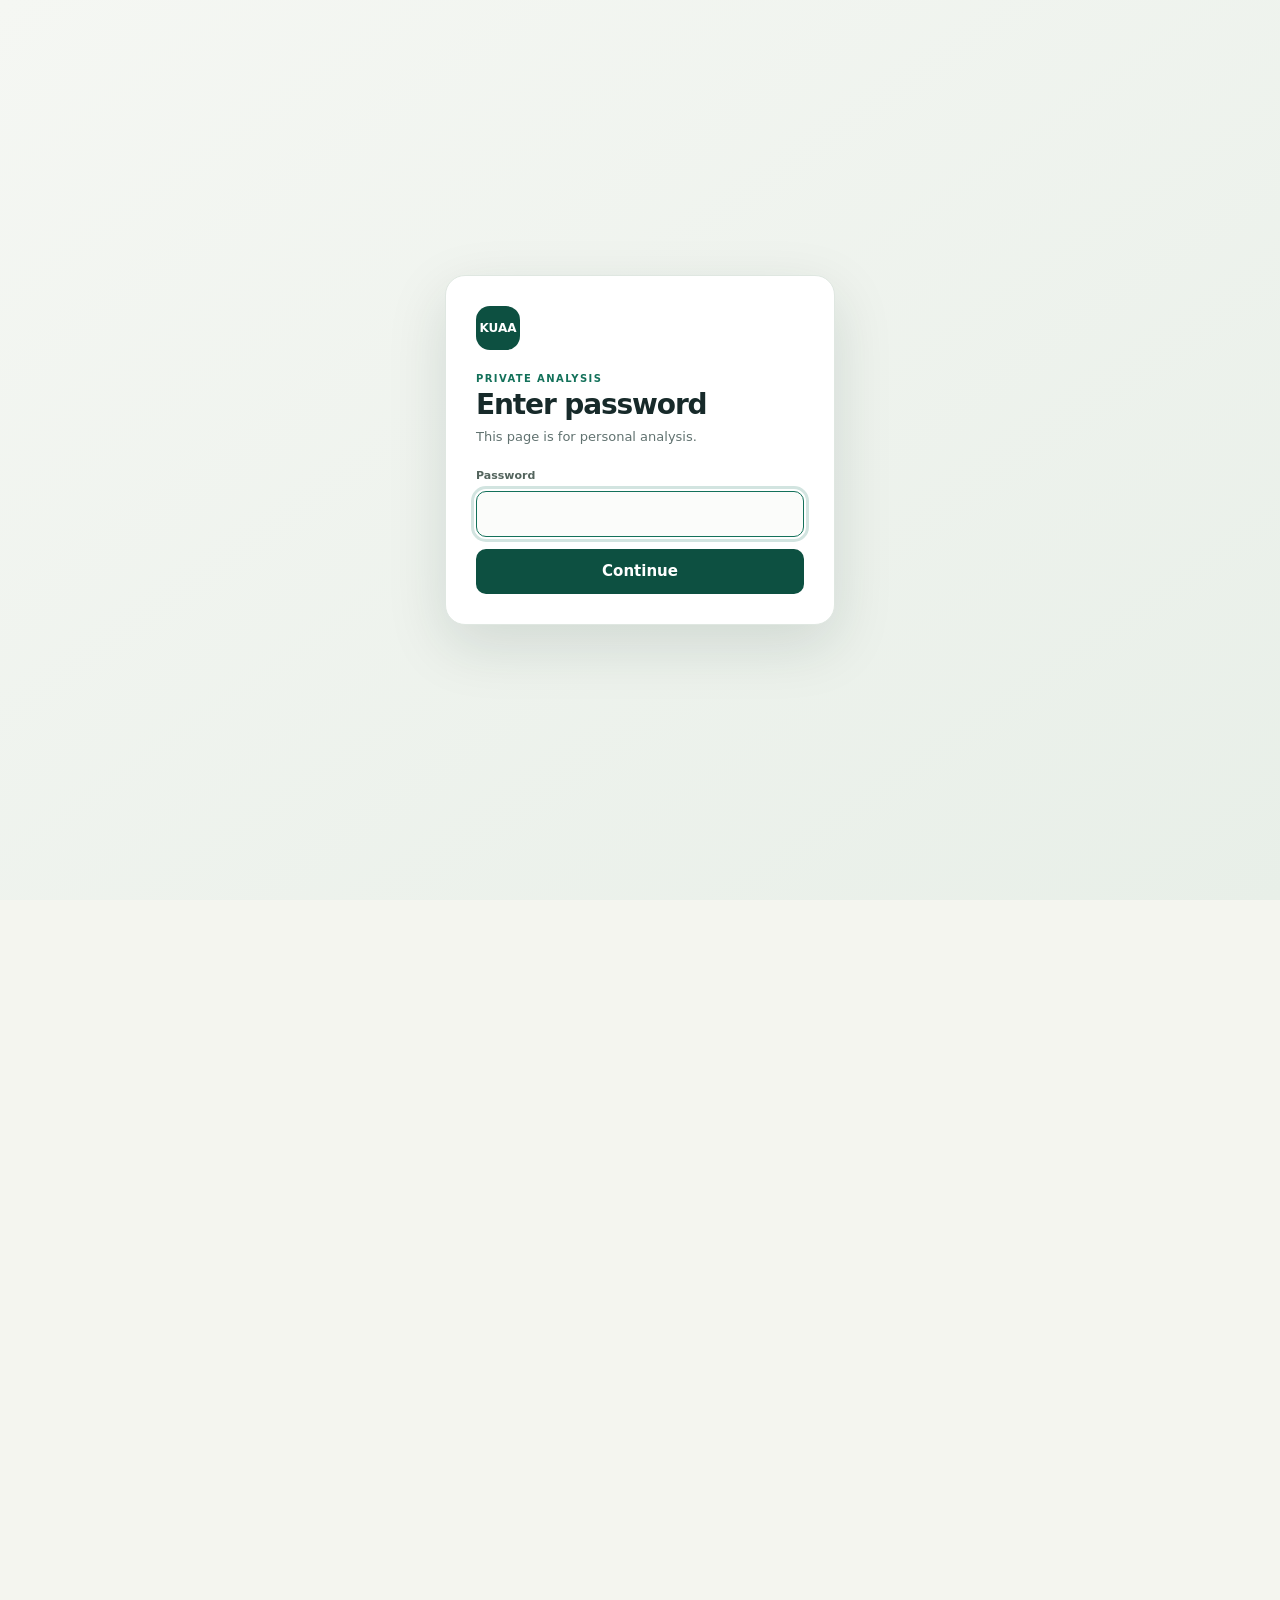
<file: deepstateneverdies/index.html>
<!doctype html>
<html lang="en">
<head>
  <meta charset="utf-8">
  <meta name="viewport" content="width=device-width, initial-scale=1">
  <meta name="theme-color" content="#f4f5ef">
  <meta name="description" content="Search and browse the KUAA Executive Committee Election 2026 candidate list by position, batch, discipline, or name.">
  <title>KUAA Election 2026 — Candidate Directory</title>
  <style>
    :root{--ink:#172a2a;--muted:#667674;--paper:#f4f5ef;--card:#fff;--line:#e1e7df;--green:#126b55;--green-dark:#0b493d;--lime:#d8f06e;--orange:#f29b61;--shadow:0 10px 28px rgba(23,42,42,.055)}
    *{box-sizing:border-box}html{scroll-behavior:smooth}body{margin:0;background:var(--paper);color:var(--ink);font-family:Inter,ui-sans-serif,system-ui,-apple-system,BlinkMacSystemFont,"Segoe UI",sans-serif;font-size:15px;line-height:1.5}
    button,input,select{font:inherit}.shell{width:min(1180px,calc(100% - 44px));margin:auto}
    .topbar{height:76px;display:flex;align-items:center;justify-content:space-between;border-bottom:1px solid rgba(23,42,42,.1)}.brand{display:flex;gap:12px;align-items:center;text-decoration:none;color:inherit}.brand-mark{height:40px;width:40px;border-radius:13px;background:var(--green-dark);display:grid;place-items:center;color:#fff;font-size:12px;font-weight:800;letter-spacing:-.04em}.brand-name{font-weight:750;letter-spacing:-.025em}.brand-sub{display:block;color:var(--muted);font-size:11px;font-weight:500;letter-spacing:.07em;text-transform:uppercase}.top-tag{font-size:12px;color:var(--green);font-weight:700;border:1px solid #c9d8cd;border-radius:99px;padding:8px 13px;background:#fbfcf7}
    .hero{padding:42px 0 24px;display:grid;grid-template-columns:1fr auto;gap:24px;align-items:end}.eyebrow{display:flex;align-items:center;gap:9px;text-transform:uppercase;letter-spacing:.15em;color:var(--green);font-size:11px;font-weight:800}.eyebrow:before{content:"";width:23px;height:2px;background:var(--orange)}h1{margin:10px 0 8px;font-size:clamp(36px,5.5vw,60px);line-height:.99;letter-spacing:-.065em;font-weight:760}.hero-copy{max-width:590px;color:var(--muted);font-size:15px;margin:0}.year-mark{font-size:clamp(72px,12vw,132px);font-weight:800;letter-spacing:-.1em;line-height:.8;color:#e3e9db;padding-right:10px;user-select:none}
    .summary{display:grid;grid-template-columns:repeat(3,1fr);gap:12px;margin:7px 0 31px}.stat{border:1px solid var(--line);border-radius:15px;background:rgba(255,255,255,.56);padding:15px 18px;display:flex;align-items:center;justify-content:space-between}.stat-label{font-size:12px;color:var(--muted);font-weight:650}.stat-value{font-size:23px;line-height:1;font-weight:780;letter-spacing:-.04em}.stat:first-child .stat-value{color:var(--green)}
    .filter-panel{background:#fff;border:1px solid var(--line);border-radius:18px;padding:17px;box-shadow:var(--shadow);display:grid;grid-template-columns:minmax(220px,1.7fr) repeat(3,minmax(145px,1fr));gap:10px;align-items:end}.field label{display:block;color:#5e6e6b;text-transform:uppercase;letter-spacing:.1em;font-size:10px;font-weight:800;margin:0 0 7px 2px}.control{height:45px;width:100%;border:1px solid #dce4dc;border-radius:10px;background:#fbfcfa;color:var(--ink);padding:0 12px;outline:none;transition:border .15s,box-shadow .15s}.control:focus{border-color:#6da58d;box-shadow:0 0 0 3px rgba(18,107,85,.12)}.search-wrap{position:relative}.search-wrap:before{content:"⌕";position:absolute;left:13px;top:7px;font-size:23px;line-height:1;color:#81908a;pointer-events:none}.search-wrap input{padding-left:40px}.reset{height:45px;border:0;background:transparent;padding:0 10px;color:var(--green);font-size:13px;font-weight:750;cursor:pointer;white-space:nowrap}.reset:hover{text-decoration:underline}.results-line{display:flex;align-items:center;justify-content:space-between;padding:23px 2px 15px;color:var(--muted);font-size:13px}.results-line strong{color:var(--ink)}.group-list{padding-bottom:72px}.position-group{margin:0 0 31px}.group-head{display:flex;align-items:center;gap:10px;margin-bottom:12px}.group-head h2{font-size:19px;line-height:1.2;letter-spacing:-.035em;margin:0;font-weight:760}.group-rule{height:1px;background:#dce4da;flex:1;min-width:14px}.group-meta{display:flex;align-items:center;gap:6px;flex:none}.seat-count,.group-count{border-radius:99px;padding:4px 9px;font-size:11px;font-weight:750;white-space:nowrap}.seat-count{background:#e2f0e9;color:#145c46;border:1px solid #c9e2d4}.group-count{background:#f0f2ed;color:#65716c}.cards{display:grid;grid-template-columns:repeat(3,minmax(0,1fr));gap:11px}.candidate{background:var(--card);border:1px solid var(--line);border-radius:14px;padding:16px 17px 15px;box-shadow:0 2px 6px rgba(23,42,42,.025);min-width:0;transition:transform .16s,box-shadow .16s,border-color .16s}.candidate:hover{transform:translateY(-2px);border-color:#bfcec0;box-shadow:0 9px 22px rgba(23,42,42,.07)}.candidate-main{display:grid;grid-template-columns:160px minmax(0,1fr);gap:14px;align-items:stretch}.candidate-info{display:flex;flex-direction:column;align-items:flex-start;gap:12px;min-width:0;padding:2px 0}.candidate-photo{width:160px;height:200px;justify-self:end;flex:none;border:1px solid var(--line);border-radius:12px;object-fit:cover;object-position:center 35%;background:#e8eee4}.candidate-photo-placeholder{display:grid;place-items:center;padding:8px;text-align:center;color:var(--muted);font-size:11px;font-weight:700;line-height:1.35}.candidate h3{font-size:15px;line-height:1.3;letter-spacing:-.018em;margin:0;font-weight:750;overflow-wrap:anywhere}.batch-pill,.previous-election-pill{flex:none;padding:4px 8px;border-radius:7px;font-weight:750;font-size:10px;letter-spacing:.02em}.batch-pill{background:#f0f4e8;color:#526545}.previous-election-pill{background:#e7f2ee;color:#17634f}.candidate-badges{display:flex;flex-wrap:wrap;gap:6px}.unopposed-pill{border-radius:7px;padding:4px 8px;background:#fff0d9;color:#82551c;font-size:10px;font-weight:750;letter-spacing:.02em}.candidate-details{display:grid;gap:9px;margin-top:auto;padding-top:12px;border-top:1px solid #edf0eb;width:100%}.discipline{font-size:12px;color:#63726e;line-height:1.35;overflow-wrap:anywhere}.student-id{font-variant-numeric:tabular-nums;font-size:11px;color:#87928d;white-space:nowrap}.empty{background:#fff;border:1px dashed #cbd7ce;border-radius:16px;padding:40px 20px;text-align:center;color:var(--muted)}.empty strong{display:block;color:var(--ink);font-size:17px;margin-bottom:5px}.foot{border-top:1px solid var(--line);padding:20px 0 30px;color:#77837e;font-size:11px;display:flex;align-items:center;justify-content:space-between;gap:15px;flex-wrap:wrap}.foot strong{color:#4f625c}.foot a{color:inherit;text-decoration:none;font-weight:650}.foot a:hover{color:var(--green);text-decoration:underline}
    .countdown-panel{display:flex;align-items:center;justify-content:space-between;gap:24px;margin:0 0 18px;padding:20px 22px;border:1px solid rgba(11,73,61,.18);border-radius:18px;background:linear-gradient(120deg,#0b493d,#126b55);color:#fff;box-shadow:0 10px 28px rgba(23,42,42,.09)}
    .countdown-copy{min-width:220px}.countdown-copy .eyebrow{margin-bottom:5px;color:var(--lime)}.countdown-copy .eyebrow:before{background:var(--orange)}.countdown-title{margin:0 0 5px;font-size:20px;line-height:1.2;letter-spacing:-.035em;font-weight:760}.countdown-date{margin:0;color:rgba(255,255,255,.76);font-size:12px}
    .countdown-timer{display:grid;grid-template-columns:repeat(4,minmax(62px,1fr));gap:8px}.countdown-unit{min-width:65px;padding:10px 9px;border:1px solid rgba(255,255,255,.18);border-radius:12px;background:rgba(255,255,255,.1);text-align:center}.countdown-value{display:block;font-size:clamp(25px,3vw,34px);font-weight:800;letter-spacing:-.04em;line-height:1;font-variant-numeric:tabular-nums}.countdown-label{display:block;margin-top:7px;color:rgba(255,255,255,.72);font-size:9px;font-weight:750;letter-spacing:.12em;text-transform:uppercase}.countdown-live{margin:0;color:var(--lime);font-size:19px;font-weight:750}
    @media(max-width:720px){.countdown-panel{align-items:stretch;flex-direction:column;gap:14px}.countdown-copy{min-width:0}}
    @media(max-width:600px){.countdown-panel{padding:16px;border-radius:15px}.countdown-title{font-size:18px}.countdown-timer{grid-template-columns:repeat(4,minmax(0,1fr));gap:6px}.countdown-unit{min-width:0;padding:10px 4px}.countdown-value{font-size:clamp(21px,7vw,28px)}.countdown-label{font-size:8px;letter-spacing:.08em}}
    @media(max-width:600px){.group-head{display:grid;grid-template-columns:minmax(0,1fr);gap:7px}.group-meta{flex-wrap:wrap}.group-rule{display:none}}
    @media(max-width:920px){.filter-panel{grid-template-columns:repeat(3,minmax(0,1fr))}.search-field{grid-column:span 2}.reset{justify-self:start}.cards{grid-template-columns:repeat(2,minmax(0,1fr))}}
    @media(max-width:600px){.filter-panel>.reset{grid-column:1/-1;justify-self:end}.shell{width:min(100% - 28px,500px)}.topbar{height:65px}.top-tag{font-size:10px;padding:7px 10px}.brand-mark{width:36px;height:36px}.hero{padding:30px 0 20px;display:block}h1{margin:10px 0 8px;font-size:clamp(36px,9vw,48px)}.hero-copy{font-size:14px;max-width:440px}.year-mark{display:none}.summary{gap:7px;margin-bottom:20px}.stat{padding:12px 10px;display:block;border-radius:12px}.stat-label{font-size:10px;min-height:30px;display:block}.stat-value{font-size:20px}.filter-panel{padding:12px;grid-template-columns:1fr 1fr;gap:10px;border-radius:15px}.search-field{grid-column:1/-1}.reset{grid-column:1/-1;justify-self:end;height:27px}.control{height:43px;font-size:13px}.results-line{padding:18px 2px 13px;font-size:12px}.cards{grid-template-columns:1fr;gap:8px}.position-group{margin-bottom:24px}.candidate{padding:14px 15px}.foot{display:block}.foot span{display:block;margin-top:5px}}
    @media(prefers-reduced-motion:reduce){html{scroll-behavior:auto}*,*:before,*:after{transition:none!important}}
    .export-actions{display:flex;justify-content:flex-end;gap:9px;margin:0 0 2px}.export-button{min-height:40px;padding:0 14px;border:1px solid #cbd9cf;border-radius:10px;background:#fff;color:var(--green-dark);font-size:12px;font-weight:750;cursor:pointer;transition:background .15s,border-color .15s}.export-button:hover{background:#edf5ef;border-color:#9eb9a7}.export-button-primary{background:var(--green-dark);color:#fff;border-color:var(--green-dark)}.export-button-primary:hover{background:var(--green);border-color:var(--green)}.print-heading{display:none}
    @media(max-width:600px){.export-actions{justify-content:stretch}.export-button{flex:1;padding:0 8px;font-size:11px}}
    @media print{ @page{size:auto;margin:14mm}body{background:#fff;color:#172a2a;font-size:10pt}.shell{width:100%;max-width:none;margin:0}.topbar,.hero,.countdown-panel,.summary,.filter-panel,.export-actions,.foot{display:none!important}.print-heading{display:block;margin:0 0 8mm;font-size:20pt}.results-line{padding:0 0 5mm;color:#333;font-size:9pt}.group-list{padding:0}.position-group{margin:0 0 7mm}.group-head{margin-bottom:3mm}.group-head h2{font-size:13pt}.group-rule{background:#aaa}.seat-count,.group-count{font-size:8pt;padding:2px 6px;background:#f2f4f1;color:#333;border:1px solid #ddd}.cards{grid-template-columns:repeat(2,minmax(0,1fr));gap:3mm}.candidate{padding:3mm;border:1px solid #ccc;border-radius:2mm;box-shadow:none;break-inside:avoid;transition:none}.candidate:hover{transform:none;box-shadow:none}.candidate-main{grid-template-columns:31mm minmax(0,1fr);gap:3mm}.candidate-photo{width:31mm;height:39mm;border-radius:1mm}.candidate-info{gap:2mm}.candidate h3{font-size:10pt}.candidate-details{gap:1.5mm;margin-top:1mm;padding-top:2mm}.discipline{font-size:8pt;color:#444}.student-id{font-size:8pt;color:#555}.batch-pill,.unopposed-pill{font-size:7pt;padding:1mm 2mm}.empty{padding:10mm}}
    :root{--ink:#152a2b;--muted:#617270;--paper:#f5f7f3;--card:#fff;--line:#dfe7e1;--green:#13715a;--green-dark:#0d5041;--lime:#dcf47c;--orange:#eea06c;--shadow:0 12px 32px rgba(19,49,39,.07)}
    body{background:linear-gradient(180deg,#f9faf7 0,#f5f7f3 420px);color:var(--ink)}
    .shell{width:min(1160px,calc(100% - 48px))}
    .topbar{height:72px;border-bottom-color:#e6ebe6;backdrop-filter:blur(12px)}
    .brand-mark{border-radius:12px;background:linear-gradient(145deg,#116d55,#0b493d);box-shadow:0 4px 10px rgba(11,73,61,.18)}
    .top-tag{border-color:#d4e3d6;background:#f5f9f3;color:#285a49}
    .hero{padding:38px 0 27px}
    h1{font-size:clamp(42px,5.4vw,62px);letter-spacing:-.06em}
    .hero-copy{max-width:560px;color:#586b68;line-height:1.7}
    .year-mark{color:#e5ebdf}
    .countdown-panel{min-height:118px;margin-bottom:18px;padding:19px 23px;border-radius:20px;background:radial-gradient(ellipse at 80% 10%,rgba(67,149,105,.55),transparent 47%),linear-gradient(115deg,#0b493d,#126b55);box-shadow:0 14px 35px rgba(11,73,61,.16)}
    .countdown-copy .eyebrow{font-size:10px;letter-spacing:.14em}
    .countdown-title{font-size:19px}
    .countdown-date{font-size:12px}
    .countdown-timer{gap:7px}
    .countdown-unit{min-width:68px;padding:9px 10px;border-radius:11px;background:rgba(255,255,255,.09)}
    .countdown-value{font-size:clamp(23px,2.8vw,31px)}
    .summary{gap:11px;margin:0 0 23px}
    .stat{min-height:70px;padding:14px 17px;border-radius:14px;background:#fff;border-color:#e7ece7;box-shadow:0 3px 12px rgba(23,42,42,.025)}
    .stat-label{font-size:11px;color:#62716e}
    .stat-value{font-size:24px}
    .filter-panel{grid-template-columns:minmax(230px,1.7fr) repeat(3,minmax(135px,1fr));gap:12px;padding:16px;border:1px solid #e2e9e3;border-radius:17px;box-shadow:0 8px 26px rgba(23,42,42,.045)}
    .field label{color:#52635f;font-size:10px;letter-spacing:.08em}
    .filter-panel>.reset{grid-column:4;justify-self:end}
    .control{height:46px;border-color:#dce5de;border-radius:11px;background:#fbfcfa}
    .control:hover{border-color:#bacdbf}
    .control:focus-visible,.reset:focus-visible,.export-button:focus-visible{outline:3px solid rgba(19,113,90,.25);outline-offset:2px}
    .search-wrap:before{top:9px;color:#647a73}
    .reset{border-radius:9px;transition:background .15s}
    .reset:hover{background:#f0f6ef;text-decoration:none}
    .results-toolbar{display:flex;align-items:center;justify-content:space-between;gap:15px;padding:19px 2px 13px}
    .results-line{padding:0;gap:8px;flex-wrap:wrap;font-size:13px}
    .results-line strong{font-size:15px;color:#213b37}
    .sort-note{font-size:11px;color:#71807b}
    .export-actions{flex:none;gap:8px;margin:0}
    .export-button{min-height:38px;padding:0 12px;border-radius:10px;font-size:11px}
    .export-button span{margin-right:4px;font-size:14px}
    .group-list{padding-bottom:60px}
    .position-group{margin-bottom:29px}
    .group-head{gap:11px;margin-bottom:11px}
    .group-head h2{font-size:18px;letter-spacing:-.025em}
    .seat-count,.group-count{padding:4px 9px;font-size:10px}
    .seat-count{background:#e8f3eb;color:#145b45;border-color:#d1e7d7}
    .group-count{background:#f0f3ef;color:#52645f}
    .cards{gap:12px}
    .candidate{border-color:#e2e9e3;border-radius:15px;padding:15px;box-shadow:0 3px 10px rgba(23,42,42,.035);transition:transform .16s,box-shadow .16s,border-color .16s}
    .candidate:hover{border-color:#b8d0be;box-shadow:0 10px 26px rgba(23,42,42,.09)}
    .candidate-main{grid-template-columns:156px minmax(0,1fr);gap:15px}
    .candidate-photo{width:156px;height:196px;border-color:#e3e9e3;border-radius:12px;object-position:center 32%}
    .candidate-info{gap:10px;justify-content:center}
    .candidate h3{font-size:15px;line-height:1.35;letter-spacing:-.02em}
    .batch-pill{background:#eef4e9;color:#4b6240}
    .candidate-details{gap:8px;padding-top:11px;border-color:#edf1ed}
    .discipline{font-size:11px;color:#596b66;line-height:1.45}
    .student-id{font-size:11px;color:#65736e;font-weight:650;letter-spacing:.025em}
    .empty{padding:42px 20px;border-color:#ccdbd0;border-radius:16px;background:#fff}
    .empty strong{font-size:18px}
    .empty .empty-reset{margin-top:16px;min-height:40px;padding:0 15px;border:0;border-radius:9px;background:var(--green-dark);color:#fff;font-weight:700;cursor:pointer}
    .foot{padding:20px 0 28px;color:#697873;font-size:11px}
    .foot strong{color:#37564a}
    @media(max-width:1000px){.filter-panel{grid-template-columns:repeat(3,minmax(0,1fr))}.search-field{grid-column:span 2}.filter-panel>.reset{grid-column:3;justify-self:end}.cards{grid-template-columns:repeat(2,minmax(0,1fr))}}
    @media(max-width:720px){.filter-panel>.reset{grid-column:1/-1;justify-self:end}.shell{width:min(100% - 36px,620px)}.hero{padding:30px 0 22px}.countdown-panel{min-height:0}.summary{margin-bottom:18px}.filter-panel{grid-template-columns:repeat(2,minmax(0,1fr))}.search-field{grid-column:1/-1}.reset{justify-self:end}.results-toolbar{align-items:flex-start;flex-direction:column;gap:12px}.export-actions{width:100%}.export-button{flex:1}}
    @media(max-width:600px){.shell{width:calc(100% - 28px)}.topbar{height:64px}.top-tag{font-size:9px;padding:7px 9px}.hero{padding:27px 0 19px}h1{font-size:clamp(38px,10vw,48px)}.hero-copy{font-size:13px;line-height:1.65}.countdown-panel{gap:13px;padding:15px;border-radius:16px}.countdown-title{font-size:17px}.countdown-date{font-size:11px}.countdown-timer{gap:5px}.countdown-unit{padding:9px 3px}.countdown-value{font-size:clamp(21px,7vw,26px)}.countdown-label{font-size:8px;letter-spacing:.06em}.summary{gap:7px}.stat{min-height:66px;padding:10px 9px;border-radius:11px}.stat-label{font-size:9px;min-height:27px}.stat-value{font-size:20px}.filter-panel{gap:9px;padding:11px;border-radius:14px}.field label{margin-bottom:6px;font-size:9px}.control{height:43px;padding:0 9px;font-size:12px}.search-wrap input{padding-left:36px}.search-wrap:before{left:11px;top:8px}.reset{height:32px;font-size:12px}.results-toolbar{padding:16px 1px 11px;gap:10px}.results-line{font-size:11px}.results-line strong{font-size:14px}.export-button{min-height:39px;font-size:11px}.group-head{display:flex;gap:7px}.group-head h2{font-size:16px}.group-meta{gap:5px}.seat-count,.group-count{padding:3px 7px;font-size:9px}.group-rule{display:block;min-width:8px}.cards{grid-template-columns:1fr;gap:9px}.position-group{margin-bottom:22px}.candidate{padding:12px;border-radius:13px}.candidate-main{grid-template-columns:146px minmax(0,1fr);gap:12px}.candidate-photo{width:146px;height:183px;border-radius:10px}.candidate-info{gap:8px;padding:1px 0}.candidate h3{font-size:14px}.candidate-details{gap:6px;padding-top:8px}.discipline{font-size:10px}.student-id{font-size:10px}.foot{display:block}.foot span{display:block;margin-top:6px}}
    @media(max-width:360px){.top-tag{max-width:125px;text-align:center;line-height:1.2}.candidate-main{grid-template-columns:116px minmax(0,1fr);gap:10px}.candidate-photo{width:116px;height:145px}.group-head h2{font-size:15px}.seat-count,.group-count{padding:3px 5px;font-size:8px}}
    .manifesto-link{display:inline-flex;align-items:center;gap:7px;width:max-content;max-width:100%;padding:8px 11px;border:1px solid #b9d6c9;border-radius:9px;background:#f1f8f3;color:var(--green-dark);font-size:11px;font-weight:750;text-decoration:none;transition:background .18s ease,border-color .18s ease}
    .manifesto-link::after{content:"→";font-size:14px;line-height:1}
    .manifesto-link:hover,.manifesto-link:focus-visible{background:#e5f2ea;border-color:#7ab29a}
    .export-button:disabled{opacity:.48;cursor:not-allowed}
    .top-nav{display:flex;align-items:center;gap:6px}.nav-link{padding:9px 12px;border-radius:9px;color:#596d66;font-size:12px;font-weight:700;text-decoration:none}.nav-link:hover,.nav-link:focus-visible{background:#edf4ed;color:var(--green-dark)}.nav-link[aria-current="page"]{background:#e8f2e9;color:var(--green-dark)}
    @media(prefers-reduced-motion:reduce){.candidate,.export-button,.control,.reset{transition:none}}

    #private-gate{position:fixed;inset:0;z-index:9999;display:grid;place-items:center;padding:22px;background:linear-gradient(145deg,#f5f7f3,#e8efe8)}
    #private-gate form{width:min(100%,390px);padding:30px;border:1px solid #dfe7e1;border-radius:20px;background:white;box-shadow:0 20px 60px rgba(19,49,39,.13)}
    .gate-mark{display:grid;width:44px;height:44px;place-items:center;border-radius:14px;background:#0d5041;color:#fff;font-size:12px;font-weight:800}
    .gate-kicker{margin:21px 0 4px;color:#13715a;font-size:10px;font-weight:800;letter-spacing:.14em;text-transform:uppercase}
    #private-gate h1{margin:0;font-size:28px;letter-spacing:-.04em}.gate-copy{margin:7px 0 22px;color:#617270;font-size:13px}
    .gate-label{display:block;margin-bottom:6px;color:#53645d;font-size:11px;font-weight:750}.gate-input{width:100%;height:46px;padding:0 12px;border:1px solid #cfdad1;border-radius:10px;background:#fbfcfa;color:#152a2b}.gate-input:focus{outline:3px solid #13715a30;border-color:#13715a}
    .gate-submit{width:100%;height:45px;margin-top:12px;border:0;border-radius:10px;background:#0d5041;color:#fff;font-weight:750;cursor:pointer}.gate-submit:hover{background:#13715a}.gate-error{margin:12px 0 0;color:#a33131;font-size:12px;font-weight:650}
    body:not(.private-unlocked)>:not(#private-gate):not(script){visibility:hidden}


    .private-filter-tools{display:grid;grid-template-columns:minmax(240px,1fr);gap:0;margin-top:10px}.private-filter-reset{display:flex;justify-content:flex-end;padding-top:5px}.private-filter-reset .reset{height:34px}
    @media(max-width:600px){.private-filter-tools{margin-top:8px}.private-filter-reset{padding-top:2px}}


    /* Candidate cards: give the academic discipline a clear, high-contrast hierarchy. */
    .cards{grid-template-columns:repeat(2,minmax(0,1fr));gap:14px}
    .candidate{height:100%;border:1px solid #d6e2d9;border-radius:16px;padding:15px;background:linear-gradient(145deg,#fff 0%,#fcfefb 100%);box-shadow:0 3px 12px rgba(20,55,42,.045);transition:border-color .16s,box-shadow .16s}
    .candidate:hover,.candidate:focus-within{transform:none;border-color:#91b8a0;box-shadow:0 9px 22px rgba(20,55,42,.09)}
    .candidate-main{height:100%;grid-template-columns:156px minmax(0,1fr);gap:15px}
    .candidate-photo{width:156px;height:196px;border-radius:12px;object-position:center 32%;box-shadow:0 2px 7px rgba(20,55,42,.08)}
    .candidate-info{gap:10px;justify-content:center}
    .candidate h3{font-size:16px;line-height:1.3;letter-spacing:-.025em;color:#173c32}
    .candidate-details{gap:7px;margin-top:3px;padding-top:9px;align-content:start}
    .discipline-block{width:100%;padding:9px 10px 10px;border:1px solid #c9e1d2;border-left:3px solid #13715a;border-radius:9px;background:linear-gradient(110deg,#edf7f0,#f7fbf6)}
    .discipline{display:block;color:#123f32;font-size:12px;font-weight:750;line-height:1.4;overflow-wrap:anywhere}
    .student-id{display:inline-flex;align-items:center;width:max-content;max-width:100%;padding:4px 7px;border-radius:6px;background:#f0f3ef;color:#40564d;font-size:11px;font-weight:700;letter-spacing:.015em;white-space:normal;overflow-wrap:anywhere}
    @media(max-width:760px){.cards{grid-template-columns:1fr}}
    @media(max-width:600px){.candidate{padding:12px;border-radius:14px}.candidate-main{grid-template-columns:146px minmax(0,1fr);gap:12px}.candidate-photo{width:146px;height:183px}.candidate-info{gap:8px;justify-content:center}.candidate h3{font-size:15px}.candidate-details{gap:7px;margin-top:2px;padding-top:8px}.discipline-block{padding:8px 9px}.discipline{font-size:12px}.student-id{font-size:10px}}
    @media(max-width:360px){.candidate-main{grid-template-columns:116px minmax(0,1fr);gap:10px}.candidate-photo{width:116px;height:145px}.discipline{font-size:11px}}
    @media print{.candidate{height:auto;background:#fff}.candidate-main{height:auto}.discipline-block{padding:2mm;border:1px solid #bbb;border-left:1mm solid #555;background:#fff}.discipline{color:#222}.student-id{padding:0;background:#fff;color:#333}}

    .filter-panel{grid-template-columns:minmax(200px,1.5fr) repeat(4,minmax(120px,1fr)) auto}
    .filter-panel>.reset{grid-column:auto;justify-self:end}
    @media(max-width:1000px){.filter-panel{grid-template-columns:repeat(3,minmax(0,1fr))}.search-field{grid-column:span 2}.filter-panel>.reset{grid-column:3;justify-self:end}}
    @media(max-width:720px){.filter-panel{grid-template-columns:repeat(2,minmax(0,1fr))}.search-field{grid-column:1/-1}.filter-panel>.reset{grid-column:1/-1;justify-self:end}}
  </style>

  <style>
    .topbar{gap:8px}.top-nav{max-width:65%;min-width:0;overflow-x:auto;scrollbar-width:none}.top-nav::-webkit-scrollbar{display:none}.nav-link{flex:none;white-space:nowrap}

    .countdown-panel{display:grid;grid-template-columns:repeat(2,minmax(0,1fr));align-items:stretch;gap:12px;padding:14px;border:1px solid rgba(255,255,255,.2)}
    .countdown-stage{min-width:0;padding:15px;border:1px solid rgba(255,255,255,.2);border-radius:14px;background:rgba(255,255,255,.08)}
    .countdown-stage .countdown-copy{min-width:0}
    .countdown-stage .countdown-title{font-size:18px}
    .countdown-stage .countdown-date{min-height:2.8em;line-height:1.45}
    .countdown-stage .countdown-timer{width:100%;grid-template-columns:repeat(4,minmax(0,1fr));gap:6px}
    .countdown-stage .countdown-unit{min-width:0;padding:9px 4px}
    .countdown-stage .countdown-value{font-size:clamp(20px,2.4vw,28px)}
    .countdown-stage .countdown-label{font-size:8px;letter-spacing:.08em}
    .countdown-stage .countdown-live{margin-top:9px;font-size:13px;line-height:1.4}
    @media(max-width:720px){.countdown-panel{grid-template-columns:1fr;gap:10px}.countdown-stage{padding:13px}}
    @media(max-width:600px){.countdown-stage .countdown-title{font-size:17px}.countdown-stage .countdown-unit{padding:9px 3px}.countdown-stage .countdown-value{font-size:clamp(20px,7vw,27px)}}
</style>
  <link rel="stylesheet" href="../site.css">
</head>
<body>

  <!-- Generated candidate snapshot from candidates.json; Codex refreshes this when candidate data changes. -->
  <script id="candidate-data" type="application/json">
[
  {
    "position": "President",
    "name": "Khurshid Shahid Almeher (Tonmoy)",
    "discipline": "Architecture",
    "studentId": "920110",
    "batch": 1992,
    "photo": "public/candidates/920110.jpg",
    "campaignSlogan": "পরিবর্তনের অঙ্গীকারে সমৃদ্ধির আহ্বানে",
    "voteCount": 875,
    "manifesto": {
      "title": "নির্বাচনী ইশতেহার",
      "language": "bn",
      "introduction": [
        "একটি যথার্থ ও অন্তর্ভুক্তিমূলক, কার্যকর, স্বচ্ছ, শক্তিশালী ও গতিশীল অ্যালামনাই অ্যাসোসিয়েশন গঠন করাই মূল লক্ষ্য। বিশ্ববিদ্যালয়ের শিক্ষার্থীরা স্নাতক ও স্নাতকোত্তর সম্পন্ন করার পর কর্মক্ষেত্রে প্রবেশ, উচ্চশিক্ষার জন্য বিদেশে গমন, দেশীয় ও আন্তর্জাতিক সংস্থায় চাকরি-সংস্থান এবং সিনিয়র-জুনিয়রদের মধ্যে শক্তিশালী সম্পর্ক গড়ে তুলতে KUAA-এর কার্যকর ভূমিকা নিশ্চিত করতে আমি বদ্ধপরিকর। নির্বাচিত হলে নিম্নোক্ত উদ্যোগগুলো গ্রহণ করব।"
      ],
      "sections": [
        {
          "title": "প্রথম অংশ: সদস্যসেবা ও সাংগঠনিক ভিত্তি (দফা ১–৭)",
          "items": [
            "স্বয়ংক্রিয় সদস্যপদ (Auto Membership): খুলনা বিশ্ববিদ্যালয় থেকে স্নাতক সম্পন্ন করার পরপরই সবাইকে KUAA-এর সদস্য হিসেবে অন্তর্ভুক্ত করা।",
            "একটি ডিজিটাল ডেটাবেজ (One Digital Database): ডিজিটাল মাধ্যমে সব অ্যালামনাই সদস্যের তথ্য সংগ্রহ করে একটি সমন্বিত ডেটাবেজ তৈরি।",
            "নিজস্ব অফিস (Our Own Office): KUAA-এর নিজস্ব অফিস অর্জনের বিষয়ে নিবিড়ভাবে কাজ করা।",
            "স্থায়ী ঠিকানা (A Permanent Home): সদস্যদের অংশগ্রহণে KUAA-এর স্থায়ী ঠিকানা গঠনের পরিকল্পনা গ্রহণ।",
            "ঢাকায় হোস্টেল (Hostel in Dhaka): পড়াশোনা শেষে ঢাকায় আসা সদস্যদের আবাসনের জন্য হোস্টেল স্থাপনের উদ্যোগ গ্রহণ।",
            "সর্বত্র শাখা (Branches Everywhere): শক্তিশালী KUAA গঠনে দেশের বিভিন্ন জেলা এবং প্রাসঙ্গিক প্রবাসী দেশগুলোতে সক্রিয় শাখা কমিটি গঠন।",
            "শক্তিশালী তহবিল (A Stronger Fund): অ্যাসোসিয়েশনের তহবিল শক্তিশালী করতে উদ্ভাবনী, কার্যকর ও টেকসই পদক্ষেপ গ্রহণ।"
          ]
        },
        {
          "title": "দ্বিতীয় অংশ: অর্জন, সংযোগ ও জবাবদিহি (দফা ৮–১৪)",
          "items": [
            "অর্জনকে সম্মাননা (Honouring Achievers): KUAA-এর পক্ষ থেকে সদস্যদের পেশাগত জীবনের অর্জন ও উৎকর্ষকে স্বীকৃতি দেওয়া।",
            "বৃহত্তর চাকরি মেলা (A Bigger Job Fair): সদস্যদের নেটওয়ার্ক ও বিশ্ববিদ্যালয়ের সহযোগিতা কাজে লাগিয়ে চাকরি মেলাকে আরও বিস্তৃত, বাস্তবমুখী ও কার্যকর করা।",
            "অ্যালামনাই লাউঞ্জ (Alumni Lounge): বিশ্ববিদ্যালয় প্রশাসনের সহযোগিতায় ক্যাম্পাসে শিক্ষার্থী ও অ্যালামনাইদের মতবিনিময়ের জন্য ‘অ্যালামনাই লাউঞ্জ’ স্থাপনের উদ্যোগ নেওয়া।",
            "গ্র্যান্ড রিইউনিয়ন (Grand Reunion): পরবর্তী নির্বাহী পরিষদের মেয়াদে একটি সফল ও স্মরণীয় পুনর্মিলনীর আয়োজন করা।",
            "KUAA বৃত্তি (KUAA Scholarship): মেধাবী, অসচ্ছল ও যোগ্য শিক্ষার্থীদের জন্য আর্থিক প্রয়োজনে ‘KUAA স্কলারশিপ স্কিম’ চালু করা।",
            "KUAA কল্যাণ তহবিল (KUAA Welfare Fund): KUAA-এর সদস্য এবং দেশ ও দেশের কল্যাণে ব্যবহারের জন্য ‘KUAA ওয়েলফেয়ার ফান্ড’ স্থাপন।",
            "স্বচ্ছতা ও জবাবদিহিতা (Transparency & Accountability): KUAA-এর প্রতিটি কার্যক্রমে পরিমাপযোগ্য স্বচ্ছতা ও জবাবদিহিতা নিশ্চিত করা।"
          ]
        }
      ]
    }
  },
  {
    "position": "President",
    "name": "Mohammad Fazle Reza (Sumon)",
    "discipline": "Urban and Rural Planning",
    "studentId": "930409",
    "batch": 1993,
    "photo": "public/candidates/930409.jpg",
    "campaignSlogan": "আমরা খুবিয়ান এক আত্মার বন্ধন",
    "voteCount": 2271,
    "manifesto": {
      "title": "নির্বাচনী ইশতেহার ২০২৬ — আমাদের ৭টি অগ্রাধিকারমূলক অঙ্গীকার",
      "language": "bn",
      "introduction": [
        "প্রিয় খুবিয়ান, আগামী ২০ নভেম্বর অনুষ্ঠিতব্য KUAA কার্যনির্বাহী পরিষদের নির্বাচনে আমি একজন প্রার্থী। এই নির্বাচন শুধু নেতৃত্ব নির্বাচনের উপলক্ষ নয়; বরং আমাদের প্রিয় সংগঠনকে আরও ঐক্যবদ্ধ, কার্যকর ও কল্যাণমুখী করে গড়ে তোলার একটি সুযোগ।",
        "আমি বিশ্বাস করি, KUAA কোনো ব্যক্তি বা গোষ্ঠীর সংগঠন নয়; এটি সকল খুবিয়ানের সম্মিলিত পরিবার। কার্যনির্বাহী পরিষদও একক সিদ্ধান্ত বাস্তবায়নের জায়গা নয়; এটি পারস্পরিক শ্রদ্ধা, সহযোগিতা ও সম্মিলিত উদ্যোগে কাজ করার একটি প্ল্যাটফর্ম। এই বিশ্বাস থেকেই ব্যক্তিগত প্রতিশ্রুতির পরিবর্তে “আমরা” শব্দটিকে সামনে রেখে আগামী দিনের জন্য সাতটি অগ্রাধিকারমূলক ভাবনা তুলে ধরছি।"
      ],
      "sections": [
        {
          "title": "ঐক্যবদ্ধ ও অন্তর্ভুক্তিমূলক KUAA",
          "items": [
            "দল, মত, ব্যাচ, ডিসিপ্লিন ও পেশার ভিন্নতা ভুলে KUAA-কে একটি অরাজনৈতিক, সবার জন্য উন্মুক্ত ও সম্প্রীতিপূর্ণ সংগঠন হিসেবে গড়ে তোলা। নির্বাচন শেষে সকল প্রার্থী ও আগ্রহী অ্যালামনাইকে সাংগঠনিক কার্যক্রমে সম্পৃক্ত করা এবং নিয়মিত পারিবারিক, ক্রীড়া ও সাংস্কৃতিক আয়োজনের মাধ্যমে পারস্পরিক বন্ধন সুদৃঢ় করা।"
          ]
        },
        {
          "title": "ক্যারিয়ার উন্নয়ন ও উদ্যোক্তা সহযোগিতা",
          "items": [
            "নবীন গ্র্যাজুয়েটদের জন্য ক্যারিয়ার কাউন্সেলিং, জব ফেয়ার, ইন্টার্নশিপ ও মেন্টরশিপ প্রোগ্রাম চালু করা। পাশাপাশি খুবিয়ান উদ্যোক্তা ও পেশাজীবীদের মধ্যে ব্যবসায়িক যোগাযোগ ও সহযোগিতা এবং বিদেশে উচ্চশিক্ষা ও গবেষণার দিকনির্দেশনার সুযোগ তৈরি করা।"
          ]
        },
        {
          "title": "কল্যাণ তহবিল, মানবিক ও আইন সহায়তা",
          "items": [
            "বিপদগ্রস্ত খুবিয়ানদের পাশে দাঁড়াতে স্বচ্ছ ও টেকসই কল্যাণ তহবিল গঠন, আইনসম্মত ও নিরাপদ বিনিয়োগ কাঠামোর সম্ভাবনা যাচাই, দেশব্যাপী রক্তদাতা নেটওয়ার্ক তৈরি এবং মেধাবী ও আর্থিকভাবে অসচ্ছল শিক্ষার্থীদের জন্য KUAA শিক্ষাবৃত্তি চালুর উদ্যোগ।",
            "KUAA-এর সাংগঠনিক কাঠামোর অধীনে একটি বিশেষায়িত পেশাজীবী প্ল্যাটফর্ম হিসেবে “KUAA Legal Affairs Wing” গঠনের প্রস্তাব।"
          ]
        },
        {
          "title": "ঢাকায় KUAA-এর নিজস্ব কার্যালয় ও অতিথিকক্ষ",
          "items": [
            "অ্যালামনাইদের যোগাযোগ, সাংগঠনিক কার্যক্রম ও পারস্পরিক সহযোগিতার কেন্দ্র হিসেবে ঢাকায় একটি স্থায়ী কার্যালয় প্রতিষ্ঠা। পাশাপাশি বিভিন্ন প্রয়োজনে ঢাকায় আগত খুবিয়ানদের জন্য নিরাপদ ও সাশ্রয়ী অতিথিকক্ষ গড়ে তোলা।"
          ]
        },
        {
          "title": "ডিজিটাল KUAA ও বৈশ্বিক নেটওয়ার্ক",
          "items": [
            "সদস্যদের তথ্যের গোপনীয়তা ও নিরাপত্তা নিশ্চিত করে কেন্দ্রীয় অ্যালামনাই ডেটাবেজ, আধুনিক মোবাইল অ্যাপ ও KUAA Job Portal তৈরি। দেশের বিভিন্ন অঞ্চল এবং বিদেশে অ্যালামনাই চ্যাপ্টার গঠন ও সক্রিয় করার মাধ্যমে বিশ্বব্যাপী খুবিয়ানদের একটি কার্যকর নেটওয়ার্ক গড়ে তোলা।"
          ]
        },
        {
          "title": "খুলনা বিশ্ববিদ্যালয়ের উন্নয়নে অবদান",
          "items": [
            "বিশ্ববিদ্যালয়ের শিক্ষা, গবেষণা ও উদ্ভাবনে অ্যালামনাইদের দক্ষতা ও অভিজ্ঞতাকে কাজে লাগানো, দেশি-বিদেশি শিল্পপ্রতিষ্ঠানের সঙ্গে সহযোগিতার সুযোগ তৈরি এবং প্রিয় বিশ্ববিদ্যালয়ের ইতিহাস, ঐতিহ্য ও অর্জন সংরক্ষণে উদ্যোগ গ্রহণ।"
          ]
        },
        {
          "title": "স্বচ্ছতা, জবাবদিহিতা ও সদস্যদের অধিকার",
          "items": [
            "সংগঠনের আয়-ব্যয়ের হিসাব ও স্বাধীন অডিট প্রতিবেদন সদস্যদের জন্য উন্মুক্ত রাখা, নিয়মিত কাজের অগ্রগতি প্রকাশ এবং প্রতিটি সিদ্ধান্তে গণতন্ত্র, ন্যায়সংগত আচরণ ও সদস্যদের মতামতকে গুরুত্ব দেওয়া।"
          ]
        },
        {
          "title": "বাস্তবায়নের পরিকল্পনা",
          "items": [
            "প্রথম ১০০ দিন: বিষয়ভিত্তিক উপকমিটি গঠন, কেন্দ্রীয় ডেটাবেজের কাজ শুরু, কল্যাণ তহবিলের নীতিমালা প্রণয়ন ও ব্লাড ডোনার নেটওয়ার্ক চালুর উদ্যোগ।",
            "প্রথম বছর: ঢাকায় কার্যালয় স্থাপনের প্রক্রিয়া শুরু, ক্যারিয়ার ও মেন্টরশিপ কার্যক্রম, শিক্ষাবৃত্তি এবং দেশ-বিদেশে অ্যালামনাই চ্যাপ্টার সক্রিয়করণ।",
            "২ থেকে ৩ বছর: আর্থিক সক্ষমতা ও প্রয়োজনীয় অনুমোদন সাপেক্ষে স্থায়ী কার্যালয় ও অতিথিকক্ষ প্রতিষ্ঠা, পূর্ণাঙ্গ ডিজিটাল সেবা এবং টেকসই কল্যাণ তহবিল ও আন্তর্জাতিক নেটওয়ার্ক সম্প্রসারণ।",
            "সকল কার্যক্রম KUAA-এর গঠনতন্ত্র, প্রচলিত আইন, আর্থিক সামর্থ্য ও সদস্যদের সম্মিলিত অংশগ্রহণের ভিত্তিতে বাস্তবায়নের উদ্যোগ নেওয়া হবে।"
          ]
        }
      ],
      "conclusion": [
        "প্রিয় খুবিয়ান, নির্বাচনে প্রতিদ্বন্দ্বিতা থাকবে, মতের ভিন্নতা থাকবে। কিন্তু আমাদের বন্ধুত্ব, পারস্পরিক শ্রদ্ধা ও আত্মিক সম্পর্ক যেন কোথাও বিভাজিত না হয়। নির্বাচনে কেউ জয়ী হবেন, কেউ হবেন না; কিন্তু আমরা সবাই খুবিয়ান, একই পরিবারের সদস্য।",
        "আমি বিশ্বাস করি, নেতৃত্ব মানে একক কর্তৃত্ব নয়, সম্মিলিত দায়িত্ব। নির্বাচিত হওয়ার সুযোগ পেলে প্রতিদ্বন্দ্বী প্রার্থীসহ সকল খুবিয়ানকে সঙ্গে নিয়ে কাজ করতে চাই। নির্বাচনের ফলাফল যা-ই হোক, প্রিয় সংগঠনের কল্যাণে আমার সহযোগিতা অব্যাহত থাকবে।",
        "আসুন, ২০ নভেম্বর যোগ্যতা, অভিজ্ঞতা ও কর্মপরিকল্পনা বিবেচনা করে ভোট দিই। সম্মিলিত প্রচেষ্টায় গড়ে তুলি একটি আধুনিক, স্বচ্ছ, মানবিক ও অন্তর্ভুক্তিমূলক KUAA।"
      ]
    }
  },
  {
    "position": "President",
    "name": "Md. Najmul Ahasan Prince",
    "discipline": "Business Administration",
    "studentId": "950340",
    "batch": 1995,
    "campaignSlogan": "ঐক্যবদ্ধ খুবিয়ান",
    "photo": "public/candidates/950340.jpg",
    "voteCount": 939,
    "manifesto": {
      "title": "নির্বাচনী ইশতেহার ২০২৬ — ঐক্যবদ্ধ খুবিয়ান, পরিবর্তনের প্রত্যয়",
      "language": "bn",
      "introduction": [
        "খুলনা বিশ্ববিদ্যালয় অ্যালামনাই অ্যাসোসিয়েশন (কুআ) একটি আধুনিক, কল্যাণমুখী ও কার্যকর প্ল্যাটফর্মে রূপান্তর করতে আমরা প্রতিশ্রুতিবদ্ধ। এই ইশতেহার গতানুগতিক প্রতিশ্রুতি নয়; বরং প্রতিটি খুবিয়ানের জন্য সুনির্দিষ্ট লক্ষ্যভিত্তিক একটি বাস্তবসম্মত কর্মপরিকল্পনা।"
      ],
      "sections": [
        {
          "title": "উচ্চশিক্ষা ও আন্তর্জাতিক এক্সচেঞ্জ প্রোগ্রাম",
          "items": [
            "প্রফেশনাল মেন্টরশিপ: উচ্চশিক্ষায় আগ্রহী গ্র্যাজুয়েটদের পথ দেখাতে সফল একাডেমিকদের নিয়ে একটি মেন্টরশিপ পুল গঠন এবং নিয়মিত গাইডলাইন সেশনের আয়োজন। কল্যাণ তহবিল থেকে বিশেষ করে আর্থিকভাবে অসচ্ছল গ্র্যাজুয়েটদের সহায়তা এবং রেফারেন্স নেটওয়ার্ক তৈরি।",
            "এক্সচেঞ্জ প্রোগ্রাম: শিক্ষার্থীদের আন্তর্জাতিক অভিজ্ঞতা অর্জনে বিদেশি বিশ্ববিদ্যালয়ের সঙ্গে সমঝোতা স্মারক ও এক্সচেঞ্জ প্রোগ্রাম চালুর উদ্যোগ। বিভিন্ন দেশ ও ক্যাম্পাসের মাধ্যমে গ্র্যাজুয়েটদের বিশ্বমানের প্রোগ্রামে অংশ নেওয়ার ব্যবস্থা।"
          ]
        },
        {
          "title": "ক্যারিয়ার গ্রোথ, জব ফেয়ার ও প্রাযুক্তিক প্রশিক্ষণ",
          "items": [
            "ভবিষ্যতের প্রযুক্তিভিত্তিক প্রশিক্ষণ: কৃত্রিম বুদ্ধিমত্তা (AI), ক্লাউড কম্পিউটিং, ভার্চুয়াল রিয়েলিটি (VR), অগমেন্টেড রিয়েলিটি (AR), ফিনটেক ও বায়োমেট্রিকসের মতো আধুনিক প্রযুক্তি বিষয়ে ব্যবহারিক ও হাতে-কলমে প্রশিক্ষণের আয়োজন।",
            "ডেডিকেটেড প্লেসমেন্ট সেল ও সিটি ব্যাংক: অ্যালামনাইদের পরিচালিত বিভিন্ন প্রতিষ্ঠানে যোগ্য প্রার্থীদের সুযোগ নিশ্চিত করতে বিশেষ প্লেসমেন্ট অফিস ও টিম গঠন; যাতে ক্যারিয়ার গঠনে কার্যকর নেটওয়ার্ক তৈরি হয়।",
            "চাকরি মেলা ও পোর্টাল: ক্যাম্পাসে নিয়মিত জব ফেয়ারের আয়োজন এবং অ্যালামনাই ওয়েবসাইটে সরাসরি চাকরির বিজ্ঞপ্তি প্রকাশের ব্যবস্থা।",
            "উদ্যোক্তা তৈরি: প্রতিষ্ঠিত উদ্যোক্তাদের সঙ্গে নবীন খুবিয়ানদের সংযোগ করে Backward and Forward Linkage তৈরি এবং উদ্যোগ তৈরিতে উৎসাহ দেওয়া।"
          ]
        },
        {
          "title": "পারিবারিক মেলবন্ধন ও জরুরি সেবা তহবিল",
          "items": [
            "অঞ্চলভিত্তিক KUAA কমিউনিটি: “খুবি গ্র্যাজুয়েট, একটি পরিবারের মতো”—এই মূলনীতির ভিত্তিতে দেশ ও দেশের বাইরে অঞ্চলভিত্তিক KUAA কমিউনিটি গড়ে তোলা।",
            "জরুরি সেবা টিম ও তহবিল: রক্তদান, গুরুতর অসুস্থতা, পারিবারিক সংকট বা জরুরি মুহূর্তে তাৎক্ষণিক পাশে দাঁড়ানোর জন্য সার্বক্ষণিক ডেডিকেটেড জরুরি সেবা টিম গঠন।",
            "শিক্ষা সহযোগিতা: শিক্ষার্থী ও বেকার গ্র্যাজুয়েটদের শিক্ষা ও কর্মজীবনে পদার্পণ সহজ করতে শিক্ষা সহযোগিতা তহবিল গঠন। সারা বিশ্বে ছড়িয়ে থাকা খুবি গ্র্যাজুয়েটরা তহবিলে অবদান রাখবেন এবং সামাজিক দায়বদ্ধতা থেকে ভূমিকা পালন করবেন, ইনশাআল্লাহ।"
          ]
        },
        {
          "title": "ক্যাম্পাসভিত্তিক ভূমিকা ও একাডেমিক সম্পৃক্ততা",
          "items": [
            "বিশেষজ্ঞদের অংশগ্রহণ: ক্যাম্পাসের শিক্ষা কার্যক্রমে দেশ-বিদেশের বিশেষজ্ঞ ও সফল গ্র্যাজুয়েটদের সম্পৃক্ততা ৩০% বৃদ্ধি করা।",
            "সৌহার্দ্যপূর্ণ পরিবেশ: ক্যাম্পাসের শিক্ষক-শিক্ষার্থী ও গ্র্যাজুয়েটদের পারস্পরিক সৌহার্দ্যপূর্ণ, সহযোগিতামূলক সম্পর্ক বজায় রাখতে ভূমিকা পালন।"
          ]
        },
        {
          "title": "নারী গ্র্যাজুয়েটদের সার্বিক উন্নয়ন",
          "items": [
            "নারী গ্র্যাজুয়েটদের পেশাগত উৎকর্ষ, নারী উদ্যোক্তা তৈরি এবং কর্মক্ষেত্রে নিরাপত্তা ও সুযোগ বৃদ্ধি। KUAA-এর সার্বিক কার্যক্রমে নারী গ্র্যাজুয়েটদের জোরালো অংশগ্রহণ নিশ্চিত করা।"
          ]
        },
        {
          "title": "জবাবদিহিতা নিশ্চিত করতে KUAA অ্যাপ",
          "items": [
            "KUAA মোবাইল অ্যাপ: গ্র্যাজুয়েটদের জন্য সেবা ও তথ্য আদান-প্রদান দ্রুত এবং নির্ভরযোগ্য করতে আধুনিক KUAA মোবাইল অ্যাপ চালু করা। অ্যাপের মাধ্যমে স্বচ্ছতা ও জবাবদিহিতা নিশ্চিত করা এবং গ্র্যাজুয়েটদের গঠনমূলক সমালোচনা ও পরামর্শ সাদরে গ্রহণ করা।"
          ]
        }
      ]
    }
  },
  {
    "position": "President",
    "name": "Md. Iftakharul Alam (Iftee)",
    "discipline": "Fisheries and Marine Resource Technology",
    "studentId": "970609",
    "batch": 1997,
    "photo": "public/candidates/970609.png",
    "campaignSlogan": "অভিজ্ঞতার প্রজ্ঞা, তারুণ্যের প্রত্যয়—ঐক্যবদ্ধ KUAA, সবার পরিচয়",
    "voteCount": 2383,
    "manifesto": {
      "language": "bn",
      "title": "KUAA নিয়ে নির্বাচনী মূল ভাবনাসমূহ",
      "sections": [
        {
          "title": "সবার জন্য KUAA",
          "items": [
            "সকল ব্যাচ, ডিসিপ্লিন ও পেশার অ্যালামনাইদের নিয়ে অন্তর্ভুক্তিমূলক যোগাযোগ নেটওয়ার্ক ও ডিজিটাল ডিরেক্টরি তৈরি করা।"
          ]
        },
        {
          "title": "অ্যালামনাই কল্যাণ তহবিল",
          "items": [
            "সদস্যদের আকস্মিক দুর্ঘটনা, অসুস্থতা ও বিপদে পাশে দাঁড়াতে স্বচ্ছ নীতিমালার ভিত্তিতে KUAA Welfare Fund গঠন করা এবং বিভিন্ন হাসপাতাল/ডায়াগনস্টিক সেন্টারে স্বাস্থ্যসেবায় বিশেষ ছাড়ের ব্যবস্থা করা।"
          ]
        },
        {
          "title": "ক্যারিয়ার ও মেন্টরশিপ",
          "items": [
            "নবীন গ্র্যাজুয়েটদের জন্য চাকরির তথ্য, ক্যারিয়ার কাউন্সেলিং, সিভি রাইটিং ও মেন্টরশিপের সুবিধা চালু করা।"
          ]
        },
        {
          "title": "দেশ-বিদেশে নেটওয়ার্ক",
          "items": [
            "দেশীয় ও আন্তর্জাতিক চ্যাপ্টার সক্রিয় করা এবং প্রবাসী অ্যালামনাইদের সঙ্গে নিয়মিত সংযোগ রক্ষা করা।"
          ]
        },
        {
          "title": "ঢাকায় অবস্থান সুবিধা (KUAA Accommodation Facility)",
          "items": [
            "চাকরি ও জরুরি প্রয়োজনে ঢাকায় অবস্থানরত অ্যালামনাইদের জন্য আবাসন সুবিধা প্রতিষ্ঠার উদ্যোগ গ্রহণ।"
          ]
        },
        {
          "title": "স্বচ্ছতা ও জবাবদিহি",
          "items": [
            "প্রতি ৩ মাস অন্তর কর্মপরিকল্পনার অগ্রগতি ও আর্থিক প্রতিবেদন প্রকাশ করা।"
          ]
        }
      ]
    }
  },
  {
    "position": "Vice President",
    "name": "Md. Sahidur Rahman",
    "discipline": "Forestry and Wood Technology",
    "studentId": "930508",
    "batch": 1993,
    "voteCount": 439,
    "campaignSlogan": "পরিবর্তনের অঙ্গীকারে সমৃদ্ধির আহ্বানে"
  },
  {
    "position": "Vice President",
    "name": "Dr Md Shamim Parvez",
    "discipline": "Fisheries and Marine Resource Technology",
    "studentId": "930607",
    "batch": 1993,
    "photo": "public/candidates/930607.jpeg",
    "voteCount": 580,
    "campaignSlogan": "পরিবর্তনের অঙ্গীকারে সমৃদ্ধির আহ্বানে"
  },
  {
    "position": "Vice President",
    "name": "Md. Ali Zakir (Rubel)",
    "discipline": "Business Administration",
    "studentId": "940338",
    "batch": 1994,
    "voteCount": 1304,
    "photo": "public/candidates/940338.png",
    "campaignSlogan": "আমরা খুবিয়ান এক আত্মার বন্ধন"
  },
  {
    "position": "Vice President",
    "name": "S M Ariful Islam (Kochi)",
    "discipline": "Urban and Rural Planning",
    "studentId": "940418",
    "batch": 1994,
    "photo": "public/candidates/940418.png",
    "campaignSlogan": "অভিজ্ঞতার প্রজ্ঞা, তারুণ্যের প্রত্যয়—ঐক্যবদ্ধ KUAA, সবার পরিচয়",
    "voteCount": 2032
  },
  {
    "position": "Vice President",
    "name": "Shayka Imam Shanta",
    "discipline": "Architecture",
    "studentId": "950116",
    "batch": 1995,
    "photo": "public/candidates/950116.png",
    "previouslyElected": 2023,
    "voteCount": 2831,
    "campaignSlogan": "অভিজ্ঞতার প্রজ্ঞা, তারুণ্যের প্রত্যয়—ঐক্যবদ্ধ KUAA, সবার পরিচয়"
  },
  {
    "position": "Vice President",
    "name": "Shahana Sultana",
    "discipline": "Fisheries and Marine Resource Technology",
    "studentId": "950602",
    "batch": 1995,
    "photo": "public/candidates/950602.png",
    "campaignSlogan": "পরিবর্তনের অঙ্গীকারে সমৃদ্ধির আহ্বানে",
    "voteCount": 683
  },
  {
    "position": "Vice President",
    "name": "Md Maheb Hossain (Liton)",
    "discipline": "Agrotechnology",
    "studentId": "960827",
    "batch": 1996,
    "campaignSlogan": "ঐক্যবদ্ধ খুবিয়ান",
    "photo": "public/candidates/960827.jpg",
    "voteCount": 1019
  },
  {
    "position": "Vice President",
    "name": "Md. Muzahidul Islam (Showrab)",
    "discipline": "Computer Science and Engineering",
    "studentId": "970232",
    "batch": 1997,
    "photo": "public/candidates/970232.jpg",
    "campaignSlogan": "আমরা খুবিয়ান এক আত্মার বন্ধন",
    "previouslyElected": 2023,
    "voteCount": 2095,
    "manifesto": {
      "title": "নির্বাচনী ইশতেহার",
      "language": "bn",
      "sections": [
        {
          "title": "আমার অঙ্গীকার",
          "items": [
            "ঐক্যবদ্ধ ও অন্তর্ভুক্তিমূলক অ্যালামনাই পরিবার গড়ে তোলা।",
            "ক্যারিয়ার উন্নয়ন, কর্মসংস্থান ও উদ্যোক্তাদের সহযোগিতা করা।",
            "অ্যালামনাই কল্যাণ ও মানবিক সহযোগিতা তহবিল ত্বরান্বিত করা।",
            "ঢাকায় KUAA-এর নিজস্ব অফিস ও গেস্ট হাউসের ব্যবস্থা করা।",
            "KUAA অ্যাপ ও ওয়েবসাইট উন্নয়ন করা।"
          ]
        }
      ]
    }
  },
  {
    "position": "Vice President",
    "name": "Md. Tomig Uddin Ahmed",
    "discipline": "Computer Science and Engineering",
    "studentId": "970235",
    "batch": 1997,
    "photo": "public/candidates/970235.png",
    "campaignSlogan": "পরিবর্তনের অঙ্গীকারে সমৃদ্ধির আহ্বানে",
    "voteCount": 648,
    "manifesto": {
      "title": "ভাইস প্রেসিডেন্ট পদপ্রার্থীর নির্বাচনী ইশতেহার",
      "language": "bn",
      "introduction": [
        "২০২৬–২০২৯ মেয়াদে সবার সহযোগিতায় ২২ দফা নির্দিষ্ট সময়সীমার মধ্যে বাস্তবায়ন এবং প্রতি তিন মাসে অগ্রগতির হিসাব সদস্যদের কাছে প্রকাশের অঙ্গীকার।",
        "খুলনা বিশ্ববিদ্যালয়ের গ্র্যাজুয়েটদের মধ্যে ভ্রাতৃত্ব, সম্প্রীতি ও পারস্পরিক সহযোগিতা জোরদার করে KUAA-কে স্বচ্ছ, প্রযুক্তিনির্ভর ও সদস্যবান্ধব সংগঠনে পরিণত করা।"
      ],
      "sections": [
        {
          "title": "প্রথম ১০০ দিনে কার্যকর পদক্ষেপ (স্বল্পমেয়াদি)",
          "items": [
            "সদস্যদের মতামত আগে: ৩০ দিনের মধ্যে অনলাইন জরিপের মাধ্যমে অগ্রাধিকার নির্ধারণ ও কর্মপরিকল্পনা প্রকাশ।",
            "ডিসিপ্লিন ও ব্যাচভিত্তিক সমন্বয়: ৪৫ দিনের মধ্যে সমন্বয় নেটওয়ার্ক গঠন।",
            "গঠনতন্ত্রের অনুমোদন: ৬০ দিনের মধ্যে খসড়া ও অনুমোদন না হওয়া পর্যন্ত মাসিক ফলো-আপ।",
            "আর্থিক স্বচ্ছতা: ৯০ দিনের মধ্যে আয়-ব্যয়ের হিসাব ওয়েবসাইটে প্রকাশ এবং ৬.৬ সংশোধনের খসড়া উন্মুক্ত করা।",
            "ডিজিটাল KUAA: ৯০ দিনের মধ্যে kuaa.org.bd হালনাগাদ, সদস্য ডিরেক্টরি, চাকরি ও ব্যবসার তথ্য এবং অনলাইন সদস্য ফর্ম চালু।",
            "নিয়মিত নিউজলেটার: ৯০ দিনের মধ্যে প্রথম সংখ্যা প্রকাশ এবং এরপর প্রতি তিন মাসে প্রকাশ।",
            "জাতীয় পর্যায়ে প্রতিনিধিত্ব: ১০০ দিনের মধ্যে BPSC, UGC-সহ অন্যান্য প্রতিষ্ঠানে KUAA প্রতিনিধিত্ব নিশ্চিত করতে উদ্যোগ ও প্রস্তাব।"
          ]
        },
        {
          "title": "প্রথম ১২ মাসে কার্যকর পদক্ষেপ (মধ্যমেয়াদি)",
          "items": [
            "AI ও ভবিষ্যৎ দক্ষতা: কৃত্রিম বুদ্ধিমত্তা, ডেটা, ফিন্যান্সিং ও উচ্চশিক্ষা বিষয়ে কমপক্ষে ৪টি কোর্স বা কর্মশালা।",
            "জব ফেয়ার ও মেন্টরশিপ: ৯ মাসের মধ্যে প্রথম জব ফেয়ার এবং নিয়মিত অ্যালামনাই মেন্টরশিপ চালু।",
            "তরুণ গ্র্যাজুয়েটদের পাশে: ৯ মাসের মধ্যে সদস্য হওয়ার প্রক্রিয়া সহজ করা এবং CV, ইন্টারভিউ ও ক্যারিয়ার সহায়তা দেওয়া।",
            "Benevolent Fund: ৯ মাসের মধ্যে নীতিমালা ও তহবিল চালু এবং চলমান তহবিলের কার্যক্রম অব্যাহত রাখা।",
            "মেধাবী শিক্ষার্থীদের বৃত্তি: ৯ মাসে নীতিমালা প্রণয়ন এবং প্রথম ব্যাচে বৃত্তি চালু।",
            "চাকরির বিজ্ঞপ্তির অসামঞ্জস্য দূরীকরণ: ৯ মাসের মধ্যে তালিকা তৈরি করে সংশ্লিষ্ট কর্তৃপক্ষকে অবহিত করা; সমাধান না হওয়া পর্যন্ত ফলো-আপ।",
            "সদস্য সুবিধা কার্ড: ৯ মাসের মধ্যে কমপক্ষে ৫টি প্রতিষ্ঠানের সঙ্গে মূল্যছাড় চুক্তি।",
            "ইন্টারন্যাশনাল চ্যাপ্টার: ১২ মাসে ১টি এবং ২৪ মাসে মোট ৪টি চ্যাপ্টার (অস্ট্রেলিয়া, যুক্তরাষ্ট্র, কানাডা ও যুক্তরাজ্য) গঠন।",
            "মিলনমেলা ও উদ্যোক্তা মেলা: প্রতি বছর একটি পরিবারভিত্তিক মিলনমেলা এবং অ্যালামনাই উদ্যোক্তাদের জন্য মেলা।"
          ]
        },
        {
          "title": "পূর্ণ মেয়াদে কার্যকর পদক্ষেপ (দীর্ঘমেয়াদি, ২০২৬–২০২৯)",
          "items": [
            "মাস্টার্স প্রোগ্রাম ২০২৮: ১৮ মাসে KUAA-র দীর্ঘমেয়াদি মাস্টার্স প্রোগ্রামের খসড়া তৈরি ও সাধারণ সভায় অনুমোদন।",
            "জাতীয় ও আন্তর্জাতিক সেমিনার: ১৮ মাসে একটি জাতীয় এবং ৩০ মাসে একটি আন্তর্জাতিক সেমিনার আয়োজন।",
            "নিজস্ব স্থায়ী অফিস: ২৪ মাসের মধ্যে KUAA-র স্থায়ী অফিস চালু করে সদস্যদের জন্য উন্মুক্ত করা।",
            "Research & Development (R&D) প্রতিষ্ঠান: ২৪ মাসে গবেষণা ও উন্নয়ন কাঠামো এবং প্রতিষ্ঠানের রূপরেখা তৈরি; সরকারি-বেসরকারি গবেষণা প্রকল্পে KUAA-র অংশগ্রহণ।",
            "সদস্যদের আবাসন: ৩০ মাসে ঢাকা বা চট্টগ্রামে সদস্যদের আবাসন প্রকল্পের সম্ভাব্যতা সমীক্ষা ও প্রতিবেদন প্রকাশ।",
            "বিশ্ববিদ্যালয় ও অন্যান্য অ্যালামনাই সংগঠনের সঙ্গে সংযোগ: বর্তমান শিক্ষার্থীদের জন্য ইন্টার্নশিপ ও ক্যারিয়ার সেশন এবং কমপক্ষে ৩টি অ্যালামনাই অ্যাসোসিয়েশনের সঙ্গে MoU।"
          ]
        },
        {
          "title": "জবাবদিহিতা: কথার হিসাব কাজে",
          "items": [
            "ত্রৈমাসিক অগ্রগতি প্রতিবেদন: প্রতি তিন মাসে ২২ দফার বাস্তবায়ন-অবস্থা প্রকাশ।",
            "আর্থিক স্বচ্ছতা: প্রতি বছর নিরীক্ষিত আয়-ব্যয়ের হিসাব সদস্যদের কাছে পাঠানো।",
            "৭ কার্যদিবসে জবাব: লিখিত অভিযোগ বা পরামর্শের জবাব ৭ কার্যদিবসের মধ্যে দেওয়া।",
            "উন্মুক্ত সদস্য সভা: বছরে অন্তত একবার সরাসরি ও অনলাইনে সদস্যদের প্রশ্নের উত্তর দেওয়া।",
            "সদস্যদের মতামত ও অগ্রাধিকার: সব সিদ্ধান্ত গঠনতন্ত্র অনুযায়ী এবং সদস্যদের মতামতের ভিত্তিতে নেওয়া।"
          ]
        }
      ]
    }
  },
  {
    "position": "Vice President",
    "name": "A.K.M. Akhtaruzzaman Bosunia (Liton)",
    "discipline": "Forestry and Wood Technology",
    "studentId": "970526",
    "batch": 1997,
    "photo": "public/candidates/970526.jpeg",
    "previouslyElected": 2023,
    "voteCount": 2877,
    "campaignSlogan": "আমরা খুবিয়ান এক আত্মার বন্ধন"
  },
  {
    "position": "Vice President",
    "name": "A.K.M. Abdullah Farooq",
    "discipline": "Pharmacy",
    "studentId": "971121",
    "batch": 1997,
    "photo": "public/candidates/971121.png",
    "campaignSlogan": "পরিবর্তনের অঙ্গীকারে সমৃদ্ধির আহ্বানে",
    "voteCount": 447
  },
  {
    "position": "Vice President",
    "name": "Md. Jahidul Hasan (Ruhin)",
    "discipline": "Fisheries and Marine Resource Technology",
    "studentId": "980630",
    "batch": 1998,
    "photo": "public/candidates/980630.png",
    "manifesto": {
      "title": "নির্বাচনের ইশতেহার",
      "language": "bn",
      "proposals": [
        "ঢাকায় KUAA-এর একটি স্থায়ী অফিস গড়ে তোলা, যেখানে খুলনা বিশ্ববিদ্যালয়ের চাকরিপ্রত্যাশী ও গ্র্যাজুয়েটরা বিভিন্ন কাজে ঢাকায় গেলে থাকতে পারবেন।",
        "বেকার ও সদ্য পাশ করা গ্র্যাজুয়েটদের চাকরি পেতে সার্বিক সহযোগিতার জন্য একটি প্ল্যাটফর্ম তৈরি করা।",
        "KUAA পরিবারের সদস্যদের সামাজিক, মানবিক, স্বাস্থ্যগত ও আইনি সহায়তার জন্য একটি স্থায়ী প্ল্যাটফর্ম তৈরি করা।",
        "এমন একটি অ্যাপ তৈরি করা, যেখানে খুলনা বিশ্ববিদ্যালয়ের সব গ্র্যাজুয়েটের যোগাযোগের তথ্য ও কর্মপরিচয় এক ক্লিকেই পাওয়া যাবে।"
      ]
    },
    "voteCount": 1778,
    "campaignSlogan": "অভিজ্ঞতার প্রজ্ঞা, তারুণ্যের প্রত্যয়—ঐক্যবদ্ধ KUAA, সবার পরিচয়"
  },
  {
    "position": "Vice President",
    "name": "Mohd Israil Hossain",
    "discipline": "Biotechnology and Genetic Engineering",
    "studentId": "980717",
    "batch": 1998,
    "photo": "public/candidates/980717.png",
    "campaignSlogan": "অভিজ্ঞতার প্রজ্ঞা, তারুণ্যের প্রত্যয়—ঐক্যবদ্ধ KUAA, সবার পরিচয়",
    "voteCount": 2084,
    "manifesto": {
      "language": "bn",
      "title": "ভবিষ্যৎ পরিকল্পনা",
      "sections": [
        {
          "title": "চিকিৎসা সেবা",
          "items": [
            "ইনশাআল্লাহ, ঢাকা-সহ দ্বিতীয় শহরের গুরুত্বপূর্ণ হাসপাতাল ও ডায়াগনস্টিক সেন্টারগুলোর সঙ্গে KUAA-এর MoU-এর উদ্যোগ নেব, যেখানে KUAA-এর সদস্যরা প্রয়োজনীয় চিকিৎসাসেবা সাশ্রয়ী মূল্যে নিতে পারবেন।"
          ]
        },
        {
          "title": "নির্ধারিত অফিস/জায়গা",
          "items": [
            "ইনশাআল্লাহ, KUAA-এর জন্য স্থায়ী জায়গা/অফিস স্থাপনের উদ্যোগ গ্রহণ করব (ঢাকা/খুলনা)।"
          ]
        },
        {
          "title": "তহবিল ও নীতিমালা",
          "items": [
            "সাধারণ তহবিল গঠন এবং তহবিল ব্যবস্থাপনার নীতিমালা প্রণয়নের উদ্যোগ গ্রহণ করব।"
          ]
        },
        {
          "title": "শিক্ষা বৃত্তি",
          "items": [
            "ইনশাআল্লাহ, KUAA সদস্যদের ছেলে-মেয়েদের জন্য মেধাবী শিক্ষাবৃত্তি চালু করব। একই সঙ্গে খুলনা বিশ্ববিদ্যালয়ের অসচ্ছল ও মেধাবী ছাত্র-ছাত্রীদের শিক্ষাবৃত্তির উদ্যোগ গ্রহণ করব।"
          ]
        },
        {
          "title": "স্বচ্ছতা ও জবাবদিহিতা",
          "items": [
            "KUAA-এর মধ্যে স্বচ্ছতা ও জবাবদিহিতা নিশ্চিতকরণের সমন্বিত উদ্যোগ নেব।"
          ]
        }
      ]
    }
  },
  {
    "position": "Vice President",
    "name": "Dr. Md. Azizul Hasan (Piru)",
    "discipline": "Agrotechnology",
    "studentId": "980821",
    "batch": 1998,
    "photo": "public/candidates/980821.png",
    "previouslyElected": 2023,
    "voteCount": 2117,
    "campaignSlogan": "আমরা খুবিয়ান এক আত্মার বন্ধন"
  },
  {
    "position": "Vice President",
    "name": "Md. Jahed Pervez Chowdhury",
    "discipline": "Business Administration",
    "studentId": "990324",
    "batch": 1999,
    "photo": "public/candidates/990324.jpg",
    "voteCount": 1815,
    "campaignSlogan": "অভিজ্ঞতার প্রজ্ঞা, তারুণ্যের প্রত্যয়—ঐক্যবদ্ধ KUAA, সবার পরিচয়"
  },
  {
    "position": "Vice President",
    "name": "Shakil Alam",
    "discipline": "Electronics and Communication Engineering",
    "studentId": "990933",
    "batch": 1999,
    "photo": "public/candidates/990933.png",
    "voteCount": 1420,
    "campaignSlogan": "আমরা খুবিয়ান এক আত্মার বন্ধন"
  },
  {
    "position": "Vice President",
    "name": "Md. Mahedi Al Masud, Ph. D.",
    "discipline": "Environmental Science",
    "studentId": "991001",
    "batch": 1999,
    "voteCount": 936,
    "photo": "public/candidates/991001.png"
  },
  {
    "position": "Vice President",
    "name": "Shaikh Abu Shamim",
    "discipline": "Mathematics",
    "studentId": "001231",
    "batch": 2000,
    "campaignSlogan": "ঐক্যবদ্ধ খুবিয়ান",
    "photo": "public/candidates/001231.jpg",
    "voteCount": 803
  },
  {
    "position": "Vice President",
    "name": "Md. Noor-E-Alom Siddiquee",
    "discipline": "Economics",
    "studentId": "001517",
    "batch": 2000,
    "photo": "public/candidates/001517.png",
    "campaignSlogan": "ঐক্যবদ্ধ খুবিয়ান",
    "voteCount": 948,
    "manifesto": {
      "title": "নির্বাচনী ইশতেহার ২০২৬ (সারসংক্ষেপ)",
      "language": "bn",
      "sections": [
        {
          "title": "আমার অঙ্গীকার",
          "items": [
            "উচ্চশিক্ষা ও আন্তর্জাতিক এক্সচেঞ্জ প্রোগ্রাম।",
            "ক্যারিয়ার উন্নয়ন ও প্রায়োগিক প্রশিক্ষণ।",
            "পারিবারিক মেলবন্ধন ও জরুরি সেবা তহবিল।",
            "ক্যাম্পাসভিত্তিক ভূমিকা ও একাডেমিক সম্পৃক্ততা।",
            "নারী গ্র্যাজুয়েটদের সার্বিক উন্নয়ন।",
            "জবাবদিহিতা নিশ্চিত করতে KUAA অ্যাপ চালু ও কার্যকর করা।"
          ]
        }
      ]
    }
  },
  {
    "position": "General Secretary",
    "name": "Ghulam Benazir (Pangsha Polash)",
    "discipline": "Forestry and Wood Technology",
    "studentId": "940532",
    "batch": 1994,
    "photo": "public/candidates/940532.jpeg",
    "campaignSlogan": "পরিবর্তনের অঙ্গীকারে সমৃদ্ধির আহ্বানে",
    "voteCount": 855
  },
  {
    "position": "General Secretary",
    "name": "Md. Shariful Islam",
    "discipline": "Forestry and Wood Technology",
    "studentId": "970518",
    "batch": 1997,
    "photo": "public/candidates/970518.jpg",
    "campaignSlogan": "আমরা খুবিয়ান এক আত্মার বন্ধন",
    "voteCount": 2774,
    "manifesto": {
      "language": "bn",
      "title": "আমাদের অঙ্গীকার",
      "proposals": [
        "নিজস্ব কার্যালয় ও সদস্যদের জন্য আবাসন সুবিধা।",
        "দক্ষতা উন্নয়ন, কর্মসংস্থান ও পেশাগত বিকাশ।",
        "উচ্চশিক্ষা, স্কলারশিপ ও বৈশ্বিক ক্যারিয়ারে সহযোগিতা।",
        "আন্তর্জাতিক অ্যালামনাই নেটওয়ার্ক ও পারস্পরিক সহযোগিতা।",
        "নির্বাচন-পরবর্তী বিভাজনমুক্ত, সর্বজনীন KUAA।",
        "প্রজন্মের মেলবন্ধন, মেন্টরশিপ ও অভিজ্ঞতার বিনিময়।",
        "শিক্ষার্থী-অ্যালামনাইদের জন্য জরুরি কল্যাণ তহবিল।",
        "স্বচ্ছতা, জবাবদিহি ও অংশগ্রহণমূলক নেতৃত্ব।"
      ]
    }
  },
  {
    "position": "General Secretary",
    "name": "Md. Wahiduzzaman",
    "discipline": "Electronics and Communication Engineering",
    "studentId": "970906",
    "batch": 1997,
    "photo": "public/candidates/970906.jpg",
    "campaignSlogan": "ঐক্যবদ্ধ খুবিয়ান",
    "voteCount": 963
  },
  {
    "position": "General Secretary",
    "name": "A K M Nazmul Islam (Nayan)",
    "discipline": "Business Administration",
    "studentId": "000341",
    "batch": 2000,
    "photo": "public/candidates/000341.jpg",
    "campaignSlogan": "অভিজ্ঞতার প্রজ্ঞা, তারুণ্যের প্রত্যয়—ঐক্যবদ্ধ KUAA, সবার পরিচয়",
    "voteCount": 1745,
    "manifesto": {
      "title": "পরিবর্তনের অঙ্গীকারে আমাদের KUAA, আমাদের দায়িত্ব",
      "language": "bn",
      "introduction": [
        "আমার অঙ্গীকার | মূল ৬টি অগ্রাধিকার"
      ],
      "sections": [
        {
          "title": "Connection & Opportunity",
          "items": [
            "Alumni Networking, Collaboration ও নতুন সম্ভাবনার সংযোগ।"
          ]
        },
        {
          "title": "Career & Mentorship",
          "items": [
            "চাকরি, ক্যারিয়ার গাইডেন্স ও অভিজ্ঞদের মেন্টরশিপ।"
          ]
        },
        {
          "title": "Digital KUAA",
          "items": [
            "Extensive Alumni Database, Digital Access Card, Loyalty Benefits ও Exclusive Discounts-সহ আধুনিক App।"
          ]
        },
        {
          "title": "Give Back Campaign",
          "items": [
            "অসচ্ছল শিক্ষার্থীদের সহায়তা; একজনের সহায়তা থেকে দুজনের পাশে দাঁড়ানোর উদ্যোগ।"
          ]
        },
        {
          "title": "Fresh Graduate Support",
          "items": [
            "নতুন গ্র্যাজুয়েটদের প্রথম তিন বছর বিনামূল্যে Membership-এর প্রস্তাব।"
          ]
        },
        {
          "title": "Accountability & Transparency",
          "items": [
            "প্রতি তিন মাসে অগ্রগতি প্রকাশ; বছর শেষে Annual Performance Report।"
          ]
        }
      ]
    }
  },
  {
    "position": "Joint Secretary",
    "name": "Dipak Chandra Saha",
    "discipline": "Urban and Rural Planning",
    "studentId": "970418",
    "batch": 1997,
    "campaignSlogan": "পরিবর্তনের অঙ্গীকারে সমৃদ্ধির আহ্বানে",
    "photo": "./public/candidates/970418.png",
    "voteCount": 1053,
    "manifesto": {
      "title": "My 3-Point Agenda",
      "language": "en",
      "sections": [
        {
          "title": "Annual Plan & Progress Update",
          "items": [
            "Prepare a yearly work plan within 3 months.",
            "Track progress and inform members."
          ]
        },
        {
          "title": "Participatory & Member-Friendly Initiatives",
          "items": [
            "Form active committees.",
            "Encourage member participation."
          ]
        },
        {
          "title": "A Visionary & Welfare-Focused KUAA",
          "items": [
            "Grow our resources.",
            "Enhance career, scholarship and welfare support."
          ]
        }
      ]
    }
  },
  {
    "position": "Joint Secretary",
    "name": "Md. Khairuzzaman",
    "discipline": "Economics",
    "studentId": "991523",
    "batch": 1999,
    "photo": "public/candidates/991523.jpg",
    "manifesto": {
      "title": "আমার ১০ দফা অঙ্গীকার",
      "language": "bn",
      "proposals": [
        "কার্যকর যোগাযোগ — দেশ-বিদেশে অ্যালামনাইদের সম্পর্ক ও যোগাযোগ জোরদার।",
        "সদস্যবান্ধব সংগঠন — সদস্যদের মতামত ও সমস্যা পরিষদে তুলে ধরা, অংশগ্রহণ বাড়ানো।",
        "পেশাগত উন্নয়ন — ক্যারিয়ার, মেন্টরশিপ, উদ্যোগ ও গবেষণা নেটওয়ার্কে সহযোগিতা।",
        "নবীনদের সম্পৃক্ততা — তরুণ অ্যালামনাই ও শিক্ষার্থীদের দক্ষতা উন্নয়নে সমন্বয়।",
        "ব্যাচ ও ডিসিপ্লিনের সংযোগ — সকল ব্যাচ ও ডিসিপ্লিনের অন্তর্ভুক্তি এবং পুনর্মিলনীতে সহযোগিতা।",
        "ডিজিটাল KUAA — হালনাগাদ তথ্য, সদস্য তথ্যভান্ডার ও অনলাইন যোগাযোগে সহযোগিতা।",
        "মানবিক ও সামাজিক উদ্যোগ — দুর্যোগ, সংকটে ও জনকল্যাণে সম্মিলিত উদ্যোগে সহযোগিতা।",
        "নারীর অংশগ্রহণ ও নেতৃত্ব — নারী অ্যালামনাইদের সম্পৃক্ততা ও সম্মানজনক পরিবেশে কাজ।",
        "সমন্বয় ও জবাবদিহি — সাধারণ সম্পাদককে সহযোগিতা, গঠনতন্ত্র মেনে দায়িত্ব পালন।",
        "পরিকল্পনা ও ধারাবাহিকতা — অগ্রাধিকারভিত্তিক উদ্যোগ, অগ্রগতি প্রকাশ ও সফল কাজের ধারাবাহিকতা."
      ]
    },
    "voteCount": 1813
  },
  {
    "position": "Joint Secretary",
    "name": "Amin Ahmed Arif",
    "discipline": "Architecture",
    "studentId": "000106",
    "batch": 2000,
    "voteCount": 1185,
    "photo": "public/candidates/000106.png",
    "campaignSlogan": "আমরা খুবিয়ান এক আত্মার বন্ধন"
  },
  {
    "position": "Joint Secretary",
    "name": "Md. Matiur Rahman (Matin)",
    "discipline": "Computer Science and Engineering",
    "studentId": "010226",
    "batch": 2001,
    "photo": "public/candidates/010226.jpg",
    "campaignSlogan": "আমরা খুবিয়ান এক আত্মার বন্ধন",
    "previouslyElected": 2023,
    "voteCount": 1571
  },
  {
    "position": "Joint Secretary",
    "name": "Subroto Guha",
    "discipline": "Biotechnology and Genetic Engineering",
    "studentId": "010723",
    "batch": 2001,
    "photo": "public/candidates/010723.png",
    "voteCount": 2559,
    "campaignSlogan": "অভিজ্ঞতার প্রজ্ঞা, তারুণ্যের প্রত্যয়—ঐক্যবদ্ধ KUAA, সবার পরিচয়"
  },
  {
    "position": "Joint Secretary",
    "name": "Md. Imdadul Ikbal (Rana)",
    "discipline": "Mathematics",
    "studentId": "011224",
    "batch": 2001,
    "photo": "public/candidates/011224.png",
    "campaignSlogan": "পরিবর্তনের অঙ্গীকারে সমৃদ্ধির আহ্বানে",
    "voteCount": 289
  },
  {
    "position": "Joint Secretary",
    "name": "Md Rejaur Rahman",
    "discipline": "Urban and Rural Planning",
    "studentId": "030413",
    "batch": 2003,
    "photo": "public/candidates/030413.png",
    "voteCount": 1693,
    "campaignSlogan": "অভিজ্ঞতার প্রজ্ঞা, তারুণ্যের প্রত্যয়—ঐক্যবদ্ধ KUAA, সবার পরিচয়",
    "manifesto": {
      "language": "bn",
      "title": "আমার অঙ্গীকার — যুগ্ম সম্পাদক",
      "introduction": [
        "প্রিয় অগ্রজ, বন্ধু ও অনুজেরা, খুলনা বিশ্ববিদ্যালয় আমাদের সবার পরিচয় ও ভালোবাসার জায়গা। আমি চাই, KUAA-তে সদস্যদের পারস্পরিক যোগাযোগ সহজ হোক এবং প্রয়োজনের সময় সংগঠনের বাস্তব সহযোগিতার পথ তৈরি হোক। যুগ্ম সম্পাদক নির্বাচিত হলে নির্বাহী পরিষদ ও সদস্যদের সঙ্গে কাজ করে পাঁচটি উদ্যোগ এগিয়ে নিতে চাই—"
      ],
      "sections": [
        {
          "title": "KUAA ই-ডিরেক্টরি ও সদস্যসেবা",
          "items": [
            "সদস্যদের সম্পৃক্তি ও তথ্যের গোপনীয়তা নিশ্চিত করে যোগাযোগের একটি সহজ ব্যবস্থা গড়ে তোলা এবং বিশ্ববিদ্যালয়ে প্রবেশসহ সদস্যসেবা সহজ করার প্রস্তাব দেওয়া।"
          ]
        },
        {
          "title": "সাময়িক আবাসন সুবিধা",
          "items": [
            "ঢাকা ও অন্যান্য শহরে কর্মরত সদস্যদের জন্য হোস্টেল ও গেস্টহাউসের সঙ্গে সমঝোতার মাধ্যমে স্বল্পমেয়াদি আবাসনের সুযোগ তৈরির উদ্যোগ নেওয়া।"
          ]
        },
        {
          "title": "ক্যারিয়ার ও উদ্যোক্তা মেন্টরিং",
          "items": [
            "অভিজ্ঞ অ্যালামনাইদের সঙ্গে নবীন গ্র্যাজুয়েট ও উদ্যোক্তাদের সংযোগ ঘটানো; চাকরি, প্রশিক্ষণ ও ব্যবসার সুযোগ বিনিময় করা।"
          ]
        },
        {
          "title": "সহজ যোগাযোগ ও সহায়তা",
          "items": [
            "সদস্যদের মতামত, সমস্যা ও সহযোগিতার অনুরোধ গ্রহণের জন্য একটি কার্যকর যোগাযোগব্যবস্থা চালুর প্রস্তাব দেওয়া।"
          ]
        },
        {
          "title": "সবার অংশগ্রহণ",
          "items": [
            "সব ব্যাচ, ডিসিপ্লিন এবং দেশে-বিদেশে থাকা অ্যালামনাইদের মতামত নিয়ে কার্যক্রম পরিকল্পনায় সহায়তা করা।"
          ]
        },
        {
          "title": "বাস্তবায়নের অঙ্গীকার",
          "items": [
            "এসব উদ্যোগ বাস্তবায়নে প্রয়োজনীয় আলোচনা, অংশীদারত্ব ও নির্বাহী পরিষদের সিদ্ধান্তের মাধ্যমে এগোতে চাই। আপনাদের মূল্যবান ভোট, পরামর্শ ও সহযোগিতা কামনা করছি।"
          ]
        }
      ]
    }
  },
  {
    "position": "Joint Secretary",
    "name": "Md. Obaidullah",
    "discipline": "Pharmacy",
    "studentId": "031135",
    "batch": 2003,
    "campaignSlogan": "ঐক্যবদ্ধ খুবিয়ান",
    "photo": "public/candidates/031135.jpg",
    "voteCount": 886
  },
  {
    "position": "Joint Secretary",
    "name": "Md Afzal Jamil",
    "discipline": "Economics",
    "studentId": "031522",
    "batch": 2003,
    "campaignSlogan": "ঐক্যবদ্ধ খুবিয়ান",
    "photo": "public/candidates/031522.jpg",
    "voteCount": 861
  },
  {
    "position": "Organising Secretary",
    "name": "Azmira Khatun (Shilpy)",
    "discipline": "Economics",
    "studentId": "991513",
    "batch": 1999,
    "campaignSlogan": "ঐক্যবদ্ধ খুবিয়ান",
    "photo": "public/candidates/991513.jpg",
    "voteCount": 1238
  },
  {
    "position": "Organising Secretary",
    "name": "Md. Mohiuddin Andalib (Shuvo)",
    "discipline": "Pharmacy",
    "studentId": "001118",
    "batch": 2000,
    "photo": "public/candidates/001118.jpg",
    "voteCount": 2464,
    "campaignSlogan": "আমরা খুবিয়ান এক আত্মার বন্ধন"
  },
  {
    "position": "Organising Secretary",
    "name": "Md. Sathil Islam ( Dollar )",
    "discipline": "Mathematics",
    "studentId": "001207",
    "batch": 2000,
    "photo": "public/candidates/001207.jpg",
    "campaignSlogan": "আমরা খুবিয়ান এক আত্মার বন্ধন",
    "previouslyElected": 2023,
    "voteCount": 3118
  },
  {
    "position": "Organising Secretary",
    "name": "Md. Shafayet Hossain Emon",
    "discipline": "Soil, Water and Environment",
    "studentId": "001325",
    "batch": 2000,
    "photo": "public/candidates/001325.png",
    "campaignSlogan": "আমরা খুবিয়ান এক আত্মার বন্ধন",
    "voteCount": 1688
  },
  {
    "position": "Organising Secretary",
    "name": "Md. Zahidul Haque",
    "discipline": "Business Administration",
    "studentId": "010348",
    "batch": 2001,
    "photo": "public/candidates/010348.png",
    "campaignSlogan": "অভিজ্ঞতার প্রজ্ঞা, তারুণ্যের প্রত্যয়—ঐক্যবদ্ধ KUAA, সবার পরিচয়",
    "voteCount": 1769
  },
  {
    "position": "Organising Secretary",
    "name": "Md. Rashidul Islam",
    "discipline": "Agrotechnology",
    "studentId": "010805",
    "batch": 2001,
    "photo": "public/candidates/010805.png",
    "campaignSlogan": "অভিজ্ঞতার প্রজ্ঞা, তারুণ্যের প্রত্যয়—ঐক্যবদ্ধ KUAA, সবার পরিচয়",
    "previouslyElected": 2023,
    "voteCount": 2245
  },
  {
    "position": "Organising Secretary",
    "name": "Md. Shahidul Islam (Shahid)",
    "discipline": "Sociology",
    "studentId": "081638",
    "batch": 2008,
    "previouslyElected": 2023,
    "photo": "public/candidates/081638.png",
    "voteCount": 2150,
    "campaignSlogan": "অভিজ্ঞতার প্রজ্ঞা, তারুণ্যের প্রত্যয়—ঐক্যবদ্ধ KUAA, সবার পরিচয়"
  },
  {
    "position": "Organising Secretary",
    "name": "Md Latifur Rahman",
    "discipline": "Forestry and Wood Technology",
    "studentId": "090513",
    "batch": 2009,
    "campaignSlogan": "ঐক্যবদ্ধ খুবিয়ান",
    "photo": "public/candidates/090513.jpg",
    "voteCount": 1171
  },
  {
    "position": "Organising Secretary",
    "name": "Easin Ahmed Jibu",
    "discipline": "Mass Communication and Journalism",
    "studentId": "162610",
    "batch": 2016,
    "photo": "public/candidates/162610.jpeg",
    "voteCount": 1068
  },
  {
    "position": "Treasurer",
    "name": "Mohammad Iqbal Kabir (Bipul)",
    "discipline": "Computer Science and Engineering",
    "studentId": "940221",
    "batch": 1994,
    "photo": "public/candidates/940221.png",
    "previouslyElected": 2023,
    "voteCount": 2593,
    "campaignSlogan": "আমরা খুবিয়ান এক আত্মার বন্ধন"
  },
  {
    "position": "Treasurer",
    "name": "Kamrul Hasan Sohag",
    "discipline": "Urban and Rural Planning",
    "studentId": "940401",
    "batch": 1994,
    "photo": "public/candidates/940401.png",
    "campaignSlogan": "পরিবর্তনের অঙ্গীকারে সমৃদ্ধির আহ্বানে",
    "voteCount": 542,
    "manifesto": {
      "language": "bn",
      "title": "KUAA নিয়ে স্বপ্ন ও অঙ্গীকার",
      "sections": [
        {
          "title": "KUAA নিয়ে স্বপ্ন ও অঙ্গীকার",
          "items": [
            "KUAA-কে একটি শক্তিশালী প্রাতিষ্ঠানিক ভিত্তির ওপর প্রতিষ্ঠিত করা।",
            "ঢাকায় KUAA-এর নিজস্ব ভবন, চাইল্ড পার্ক ও গেস্ট হাউস নির্মাণে নিরলসভাবে কাজ করা।",
            "রিসোর্স মোবিলাইজেশনের মাধ্যমে ওয়েলফেয়ার সেবা সম্প্রসারণ করা।",
            "খুবিয়ানদের পারস্পরিক ও পারিবারিক বন্ধন আরও সুদৃঢ় করা।"
          ]
        }
      ]
    }
  },
  {
    "position": "Treasurer",
    "name": "Md. Moniruzzaman",
    "discipline": "Fisheries and Marine Resource Technology",
    "studentId": "000611",
    "batch": 2000,
    "photo": "public/candidates/000611.png",
    "voteCount": 2124,
    "campaignSlogan": "অভিজ্ঞতার প্রজ্ঞা, তারুণ্যের প্রত্যয়—ঐক্যবদ্ধ KUAA, সবার পরিচয়"
  },
  {
    "position": "Treasurer",
    "name": "Zakaria Mahmud (Bulbul)",
    "discipline": "Fisheries and Marine Resource Technology",
    "studentId": "060621",
    "batch": 2006,
    "photo": "public/candidates/060621.jpg",
    "campaignSlogan": "ঐক্যবদ্ধ খুবিয়ান",
    "voteCount": 984,
    "manifesto": {
      "language": "bn",
      "title": "স্বচ্ছতা, জবাবদিহিতা ও মানবিকতা — আমার অঙ্গীকার",
      "sections": [
        {
          "title": "স্বচ্ছতা হবে আমার প্রথম কাজ",
          "items": [
            "আমি কোষাধ্যক্ষ হলে KUAA-এর প্রতিটি টাকার হিসাব লুকানো থাকবে না। ওয়েবসাইটের ডিজিটাল ড্যাশবোর্ডে সবাই যেকোনো সময় আয়-ব্যয় দেখতে পারবে।"
          ]
        },
        {
          "title": "হিসাব হবে প্রফেশনাল, ব্যাংকিং স্ট্যান্ডার্ডে",
          "items": [
            "আয়-ব্যয় ও ভাউচারের সেন্ট্রাল আর্কাইভ থাকবে, আর বছরে A+ ফার্ম দিয়ে অডিট করে রিপোর্ট সবার সামনে প্রকাশ করব।"
          ]
        },
        {
          "title": "টাকা শুধু হিসাবের খাতায় থাকবে না, মানুষের কাজে লাগবে",
          "items": [
            "দুরারোগ্য ও ব্যয়বহুল চিকিৎসার জন্য আলাদা চিকিৎসা সহায়তা তহবিল গঠন করব, যাতে কোনো অ্যালামনাই টাকার অভাবে চিকিৎসা থেকে বঞ্চিত না হয়।"
          ]
        }
      ]
    }
  },
  {
    "position": "Office Management Secretary",
    "name": "Jibon Krishna Mondal",
    "discipline": "Pharmacy",
    "studentId": "991112",
    "batch": 1999,
    "photo": "public/candidates/991112.jpg",
    "campaignSlogan": "পরিবর্তনের অঙ্গীকারে সমৃদ্ধির আহ্বানে",
    "voteCount": 496
  },
  {
    "position": "Office Management Secretary",
    "name": "Bidhan Chandro Sarker",
    "discipline": "Agrotechnology",
    "studentId": "000811",
    "batch": 2000,
    "photo": "public/candidates/000811.png",
    "campaignSlogan": "আমরা খুবিয়ান এক আত্মার বন্ধন",
    "voteCount": 2299
  },
  {
    "position": "Office Management Secretary",
    "name": "Abdul Hai",
    "discipline": "Agrotechnology",
    "studentId": "040830",
    "batch": 2004,
    "photo": "public/candidates/040830.jpg",
    "voteCount": 2187,
    "campaignSlogan": "অভিজ্ঞতার প্রজ্ঞা, তারুণ্যের প্রত্যয়—ঐক্যবদ্ধ KUAA, সবার পরিচয়"
  },
  {
    "position": "Office Management Secretary",
    "name": "Md. Abdulla Al Mamun",
    "discipline": "Sociology",
    "studentId": "121632",
    "batch": 2012,
    "campaignSlogan": "ঐক্যবদ্ধ খুবিয়ান",
    "photo": "public/candidates/121632.jpg",
    "voteCount": 1140
  },
  {
    "position": "Assistant Office Management Secretary",
    "name": "Md. Fahad Al Zobayer",
    "discipline": "Fisheries and Marine Resource Technology",
    "studentId": "150617",
    "batch": 2015,
    "unopposed": true,
    "voteCount": null,
    "campaignSlogan": "অভিজ্ঞতার প্রজ্ঞা, তারুণ্যের প্রত্যয়—ঐক্যবদ্ধ KUAA, সবার পরিচয়",
    "resultStatus": "No vote count listed in supplied final results PDF"
  },
  {
    "position": "Public Relation Secretary",
    "name": "Md. Shahadot Hossain (Sazzad)",
    "discipline": "Agrotechnology",
    "studentId": "010815",
    "batch": 2001,
    "photo": "public/candidates/010815.png",
    "campaignSlogan": "আমরা খুবিয়ান এক আত্মার বন্ধন",
    "manifesto": {
      "title": "আমার ৭টি অগ্রাধিকারমূলক অঙ্গীকার",
      "language": "bn",
      "proposals": [
        "ঐক্যবদ্ধ ও অন্তর্ভুক্তিমূলক অ্যালামনাই পরিবার — দলমত নির্বিশেষে ঐক্য, সবার অংশগ্রহণ নিশ্চিতকরণ এবং বৈশ্বিক মেলবন্ধন।",
        "ক্যারিয়ার উন্নয়ন, কর্মসংস্থান ও উদ্যোক্তা সহযোগিতা — ক্যারিয়ার প্রস্তুতি, মেন্টরশিপ ও নেটওয়ার্কিং এবং উচ্চশিক্ষার গাইডলাইন।",
        "অ্যালামনাইদের কল্যাণ ও মানবিক সহায়তা — টেকসই কল্যাণ তহবিল, নিরাপদ বিনিয়োগ কাঠামো, ব্লাড ডোনার নেটওয়ার্ক ও শিক্ষাবৃত্তি।",
        "ঢাকায় KUAA-এর নিজস্ব কার্যালয় ও গেস্টরুম স্থাপন — যোগাযোগের কেন্দ্রবিন্দু এবং আধুনিক গেস্টরুম।",
        "ডিজিটাল KUAA ও আধুনিক নেটওয়ার্ক — সেন্ট্রাল ডাটাবেজ ও নিরাপত্তা, ডিজিটাল প্ল্যাটফর্ম এবং চ্যাপ্টার সম্প্রসারণ।",
        "প্রিয় বিশ্ববিদ্যালয়ের উন্নয়নে অবদান — শিক্ষা ও গবেষণায় সহায়তা, ঐতিহ্য সংরক্ষণ এবং ইন্ডাস্ট্রি–একাডেমিয়া সংযোগ।",
        "স্বচ্ছতা, জবাবদিহিতা ও সদস্যদের অধিকার — আর্থিক স্বচ্ছতা, অগ্রগতি প্রতিবেদন এবং ন্যায়সঙ্গত আচরণ।"
      ]
    },
    "voteCount": 1459
  },
  {
    "position": "Public Relation Secretary",
    "name": "Abdul Alim Shaikh",
    "discipline": "Forestry and Wood Technology",
    "studentId": "030528",
    "batch": 2003,
    "photo": "public/candidates/030528.png",
    "voteCount": 1808,
    "campaignSlogan": "অভিজ্ঞতার প্রজ্ঞা, তারুণ্যের প্রত্যয়—ঐক্যবদ্ধ KUAA, সবার পরিচয়"
  },
  {
    "position": "Public Relation Secretary",
    "name": "Nilufar Shabnom Doni",
    "discipline": "Architecture",
    "studentId": "040102",
    "batch": 2004,
    "photo": "public/candidates/040102.png",
    "campaignSlogan": "পরিবর্তনের অঙ্গীকারে সমৃদ্ধির আহ্বানে",
    "manifesto": {
      "language": "bn",
      "title": "আমার পাঁচ দফা নির্বাচনী ইশতেহার",
      "sections": [
        {
          "title": "KUAA Career Bridge & Mentorship Circle - ক্যারিয়ারের পথে আমরা একসাথে",
          "items": [
            "চাকরি, ইন্টার্নশিপ ও পেশাগত সুযোগের তথ্য বিনিময়ের প্ল্যাটফর্ম।",
            "বিসিএস, ব্যাংক, করপোরেট ও উন্নয়ন খাতের অভিজ্ঞদের সঙ্গে ক্যারিয়ার আড্ডা এবং সিভি ও ইন্টারভিউ প্রস্তুতির অনলাইন সেশন।",
            "নবীন ও অভিজ্ঞ অ্যালামনাইদের মধ্যে মেন্টরশিপ নেটওয়ার্ক গড়ে তোলা।",
            "তরুণ উদ্যোক্তাদের অভিজ্ঞ অ্যালামনাইদের সঙ্গে সংযোগের সুযোগ সৃষ্টি।"
          ]
        },
        {
          "title": "Alumni Voice & Global Pathways - সবার কণ্ঠে আগামী ও বিশ্বজুড়ে সম্ভাবনার পথ খোঁজা",
          "items": [
            "উচ্চশিক্ষা, স্কলারশিপ, গবেষণা ও আন্তর্জাতিক ক্যারিয়ার বিষয়ে তথ্য ও দিকনির্দেশনা।",
            "প্রবাসী অ্যালামনাইদের অভিজ্ঞতা বিনিময়ের মাধ্যমে বিদেশে পড়াশোনা ও পেশাগত সম্ভাবনার পথ সহজ করা।",
            "নতুন প্রজন্মের নেতৃত্ব বিকাশ এবং নবীন ও প্রবীণ সদস্যদের সম্মিলিত অংশগ্রহণের সুযোগ সৃষ্টি।"
          ]
        },
        {
          "title": "KUAA Spotlight & Global Showcase - বিশ্বমঞ্চে খুলনা বিশ্ববিদ্যালয়ের সাফল্য তুলে ধরা",
          "items": [
            "‘Young Achiever’ পরিচিতি উদ্যোগ।",
            "পেশাগত সংযোগ ও অর্জন প্রদর্শনের জন্য KUAA-এর অফিশিয়াল LinkedIn প্রোফাইল গড়ে তোলা।",
            "দেশি-বিদেশি বিশ্ববিদ্যালয়, গবেষণা প্রতিষ্ঠান ও পেশাজীবী সংগঠনের সঙ্গে KUAA-এর সংযোগ বৃদ্ধি।",
            "অ্যালামনাইদের গবেষণা ও অর্জনের ডিজিটাল আর্কাইভ গড়ে তোলা।"
          ]
        },
        {
          "title": "KUAA Digital Connect & Helpline - হাতের মুঠোয় অ্যালামনাই পরিবার",
          "items": [
            "হালনাগাদ ডিজিটাল অ্যালামনাই ডিরেক্টরি এবং ডিজিটাল নিউজলেটার ‘KUAA Connect’।",
            "পরিকল্পিত যোগাযোগ ক্যালেন্ডার অনুযায়ী নিয়মিত তথ্য বিনিময় ও কার্যক্রমের অগ্রগতি প্রকাশ।",
            "সদস্যদের তথ্যের গোপনীয়তা ও দায়িত্বশীল যোগাযোগ নিশ্চিত করা।",
            "তথ্য, পরামর্শ ও প্রয়োজনে দ্রুত সাড়া দেওয়ার জন্য নির্ভরযোগ্য KUAA Helpline চালুর উদ্যোগ।"
          ]
        },
        {
          "title": "KUAA Cares - পাশে থাকার অঙ্গীকার",
          "items": [
            "অসুস্থতা, দুর্যোগ ও জরুরি প্রয়োজনে অ্যালামনাইদের সহযোগিতামূলক উদ্যোগের প্রচার ও সমন্বয়।",
            "স্বেচ্ছাসেবামূলক ও মানবিক কার্যক্রমে তরুণদের অংশগ্রহণ উৎসাহিত করা।",
            "প্রয়োজনভিত্তিক সহযোগিতা ও সামাজিক দায়বদ্ধতার উদ্যোগে সদস্যদের সংযুক্ত করা।"
          ]
        }
      ]
    },
    "voteCount": 1930
  },
  {
    "position": "Public Relation Secretary",
    "name": "Bayezeedur Rahman Khan",
    "discipline": "Mathematics",
    "studentId": "071240",
    "batch": 2007,
    "photo": "public/candidates/071240.jpg",
    "voteCount": 1022,
    "campaignSlogan": "পরিবর্তনের অঙ্গীকারে সমৃদ্ধির আহ্বানে"
  },
  {
    "position": "Assistant Public Relation Secretary",
    "name": "Shaikh Al Mamun",
    "discipline": "Pharmacy",
    "studentId": "071109",
    "batch": 2007,
    "photo": "public/candidates/071109.png",
    "voteCount": 1634,
    "campaignSlogan": "আমরা খুবিয়ান এক আত্মার বন্ধন"
  },
  {
    "position": "Assistant Public Relation Secretary",
    "name": "Talha Rahman",
    "discipline": "Economics",
    "studentId": "081517",
    "batch": 2008,
    "campaignSlogan": "অভিজ্ঞতার প্রজ্ঞা, তারুণ্যের প্রত্যয়—ঐক্যবদ্ধ KUAA, সবার পরিচয়",
    "voteCount": 2729,
    "photo": "public/candidates/081517.png"
  },
  {
    "position": "Assistant Public Relation Secretary",
    "name": "Nazmul Hasan (Sajal)",
    "discipline": "Bangla",
    "studentId": "111919",
    "batch": 2011,
    "photo": "public/candidates/111919.png",
    "voteCount": 885
  },
  {
    "position": "Assistant Public Relation Secretary",
    "name": "Md. Badsha Sheikh",
    "discipline": "Economics",
    "studentId": "181521",
    "batch": 2018,
    "photo": "public/candidates/181521.png",
    "voteCount": 773
  },
  {
    "position": "Literature and Publication Secretary",
    "name": "Md. Nuruzzaman",
    "discipline": "English",
    "studentId": "001418",
    "batch": 2000,
    "unopposed": true,
    "voteCount": null,
    "campaignSlogan": "অভিজ্ঞতার প্রজ্ঞা, তারুণ্যের প্রত্যয়—ঐক্যবদ্ধ KUAA, সবার পরিচয়",
    "resultStatus": "No vote count listed in supplied final results PDF"
  },
  {
    "position": "Assistant Literature and Publication Secretary",
    "name": "Abdur Rahman",
    "discipline": "Statistics",
    "studentId": "152044",
    "batch": 2015,
    "voteCount": 2718,
    "photo": "public/candidates/152044.png",
    "campaignSlogan": "আমরা খুবিয়ান এক আত্মার বন্ধন"
  },
  {
    "position": "Assistant Literature and Publication Secretary",
    "name": "Md. Motiur Rahman",
    "discipline": "Mass Communication and Journalism",
    "studentId": "162601",
    "batch": 2016,
    "voteCount": 3075,
    "photo": "public/candidates/162601.png",
    "campaignSlogan": "আমরা খুবিয়ান এক আত্মার বন্ধন"
  },
  {
    "position": "Sports and Cultural Secretary",
    "name": "Dr. Alok Sarkar",
    "discipline": "Electronics and Communication Engineering",
    "studentId": "990910",
    "batch": 1999,
    "photo": "public/candidates/990910.jpg",
    "campaignSlogan": "পরিবর্তনের অঙ্গীকারে সমৃদ্ধির আহ্বানে",
    "voteCount": 1133
  },
  {
    "position": "Sports and Cultural Secretary",
    "name": "Rashedul Alam Sarker",
    "discipline": "Environmental Science",
    "studentId": "051026",
    "batch": 2005,
    "previouslyElected": 2023,
    "voteCount": 1909,
    "photo": "public/candidates/051026.png",
    "campaignSlogan": "অভিজ্ঞতার প্রজ্ঞা, তারুণ্যের প্রত্যয়—ঐক্যবদ্ধ KUAA, সবার পরিচয়"
  },
  {
    "position": "Sports and Cultural Secretary",
    "name": "Imtiaz Ahmad",
    "discipline": "Urban and Rural Planning",
    "studentId": "070403",
    "batch": 2007,
    "photo": "public/candidates/070403.png",
    "campaignSlogan": "আমরা খুবিয়ান এক আত্মার বন্ধন",
    "manifesto": {
      "title": "Sports & Culture Manifesto",
      "language": "en",
      "candidateIntro": "“Let sports & culture grow into a Khubi’an tradition.”",
      "sections": [
        {
          "title": "Priorities",
          "items": [
            "Annual sports calendar: indoor, outdoor and online games in major cities.",
            "Sports equipment at KUAA office and guest houses; weekend sports meets on campus.",
            "Cultural festivals featuring film, art and photography, debate, theatre, music and recitation.",
            "A global Khubi’an artists’ network, podcasts and recording.",
            "Social media archiving, promotion, collaboration and revenue generation.",
            "Alumni-organisation collaboration and networking through sports and culture.",
            "Children’s art, family and food-culture activities.",
            "Cultural and recreational group trips where feasible.",
            "Language, communication and presentation practice."
          ]
        },
        {
          "title": "What I bring",
          "ordered": false,
          "items": [
            "Monitoring & Evaluation Specialist, FAO Myanmar — 15+ years in development and humanitarian work.",
            "Convener, School of Noize — 34 musicians, 1996–2026, 15 disciplines and 7 countries.",
            "Former Executive Council Member, KU Planners’ Alumni; Bangladesh Institute of Planners Affairs.",
            "Chief Coordinator, Nree-Nattya; General Secretary, Noise Factory; Hall Representative, Badhan.",
            "Convener, Rag Day 2011; Manager, URP Football & Cricket.",
            "Bassist, lyricist and manager, KU-based band Grimorium Verum.",
            "President’s Scout Award; Bangladesh Team Leader, 2nd SAF-SAARC Friendship Camp, Maldives, 2003."
          ]
        }
      ]
    },
    "voteCount": 1980
  },
  {
    "position": "Sports and Cultural Secretary",
    "name": "Nasir Uddin (Tuhin)",
    "discipline": "Sociology",
    "studentId": "131630",
    "batch": 2013,
    "photo": "public/candidates/131630.jpg",
    "campaignSlogan": "ঐক্যবদ্ধ খুবিয়ান",
    "voteCount": 1087
  },
  {
    "position": "Assistant Sports and Cultural Secretary",
    "name": "Md. Rubel Mahamud",
    "discipline": "Electronics and Communication Engineering",
    "studentId": "100904",
    "batch": 2010,
    "photo": "public/candidates/100904.jpg",
    "manifesto": {
      "title": "KUAA-র ক্রীড়া ও সংস্কৃতিতে আমরা খুবিয়ানদের পরিকল্পনা",
      "language": "bn",
      "introduction": [
        "আমরা চাই খুলনা বিশ্ববিদ্যালয়ের প্রতিটি অ্যালামনাই খেলাধুলা ও সংস্কৃতির মাধ্যমে একসূত্রে বাঁধা থাকুক। সেই লক্ষ্যে:"
      ],
      "sections": [
        {
          "title": "বার্ষিক ক্রীড়া ক্যালেন্ডার",
          "items": [
            "প্রধান শহরগুলোতে ইনডোর, আউটডোর ও অনলাইন গেমসের নিয়মিত আয়োজন।",
            "বড় শহর গুলোতে বার্ষিক ম্যারাথনের আয়োজন।"
          ]
        },
        {
          "title": "খেলাধুলার সুযোগ",
          "items": [
            "KUAA অফিস ও গেস্ট হাউসে স্পোর্টস সরঞ্জাম এবং ক্যাম্পাসে সাপ্তাহিক স্পোর্টস মিট।"
          ]
        },
        {
          "title": "সাংস্কৃতিক উৎসব",
          "items": [
            "চলচ্চিত্র, চিত্রকলা ও আলোকচিত্র, বিতর্ক, নাটক, সংগীত ও আবৃত্তির আসর।"
          ]
        },
        {
          "title": "বৈশ্বিক শিল্পী নেটওয়ার্ক",
          "items": [
            "বিশ্বজুড়ে ছড়িয়ে থাকা খুবিয়ান শিল্পীদের নিয়ে গড়ে উঠবে নেটওয়ার্ক, থাকবে পডকাস্ট ও রেকর্ডিং।"
          ]
        },
        {
          "title": "সোশ্যাল মিডিয়া",
          "items": [
            "আর্কাইভিং, প্রচার, সহযোগিতা এবং আয়ের নতুন সুযোগ তৈরি।"
          ]
        },
        {
          "title": "নেটওয়ার্কিং",
          "items": [
            "খেলাধুলা ও সংস্কৃতির মাধ্যমে অন্যান্য অ্যালামনাই সংগঠনের সঙ্গে সহযোগিতা ও যোগাযোগ।"
          ]
        },
        {
          "title": "পরিবার ও শিশু",
          "items": [
            "শিশুদের চিত্রাঙ্কন, পারিবারিক আয়োজন এবং খাদ্য-সংস্কৃতির নানা কার্যক্রম।"
          ]
        },
        {
          "title": "ভ্রমণ",
          "items": [
            "সম্ভব হলে সাংস্কৃতিক ও বিনোদনমূলক গ্রুপ ট্রিপ।"
          ]
        },
        {
          "title": "দক্ষতা উন্নয়ন",
          "items": [
            "ভাষা, যোগাযোগ ও উপস্থাপনার চর্চা।"
          ]
        },
        {
          "title": "আমাদের অঙ্গীকার",
          "items": [
            "খেলা, গান, আড্ডা আর স্মৃতিতে আমরা সবাই একসঙ্গে।"
          ]
        }
      ]
    },
    "voteCount": 1775,
    "campaignSlogan": "আমরা খুবিয়ান এক আত্মার বন্ধন"
  },
  {
    "position": "Assistant Sports and Cultural Secretary",
    "name": "Md Saydur Rahman Lushan",
    "discipline": "Architecture",
    "studentId": "120135",
    "batch": 2012,
    "photo": "public/candidates/120135.jpeg",
    "manifesto": {
      "title": "একটি অন্তর্ভুক্তিমূলক ও সার্বজনীন KUAA গঠন ও কার্যক্রম বিকেন্দ্রীকরণের ইশতেহার",
      "greeting": "আসসালামু আলাইকুম।",
      "candidateIntro": "আমি লুশান (মোঃ সাইদুর রহমান, স্থাপত্য ১২ ব্যাচ)। আসন্ন “KUAA” নির্বাচনে আমি ক্রীড়া ও সাংস্কৃতিক সহ-সম্পাদক পদে অংশগ্রহণ করছি।",
      "introduction": [
        "আমার প্রাথমিক উদ্দেশ্য অবশ্যই জয়লাভ করা নয়; বরং ইউনিভার্সিটির অ্যাসোসিয়েশন নিয়ে সামগ্রিক স্বার্থে কিছু স্বপ্ন বাস্তবায়নের প্রক্রিয়ায় অবদান রাখার চেষ্টা করা। অংশগ্রহণের প্রক্রিয়ার মাধ্যমেও অনেকাংশে সেই স্বপ্ন বাস্তবায়নের চেষ্টা করা সম্ভব। আর তারই ধারাবাহিকতায় আমার ভাবনাগুলো উল্লেখ করেছি, যেখানে ভোটের চেয়ে KUAA নিয়ে সবার সম্মিলিত চিন্তা বেশি প্রয়োজন।",
        "এই ভাবনায় KUAA’র ক্রীড়া ও সাংস্কৃতিক কার্যক্রমকে অন্তর্ভুক্তিমূলক ও বিকেন্দ্রীকরণের বিষয়টি বেশি প্রাধান্য পেয়েছে, যা KUAA-এর কার্যক্রম বাস্তবায়নে আরও সক্রিয় ভূমিকা রাখবে।"
      ],
      "proposals": [
        "ক্রীড়া ও সংস্কৃতিকে অন্তর্ভুক্তিমূলক করতে সশরীরে উপস্থিতিনির্ভর ইভেন্টের পাশাপাশি অনলাইন ইভেন্টের ব্যবস্থা করা—যেমন অনলাইন গেমিং টুর্নামেন্ট, সাংস্কৃতিক স্মৃতিচারণ ও কোলাবোরেশন।",
        "সকল অ্যালুমনির অবস্থান ও অংশগ্রহণের নিশ্চয়তা বিবেচনা করে শুধু ঢাকা-কেন্দ্রিক সিদ্ধান্ত ও কার্যক্রম বিকেন্দ্রীকরণ করা এবং শহরভিত্তিক নিয়মিত ক্রীড়া ও সাংস্কৃতিক ইভেন্ট আয়োজন করা।",
        "বিভিন্ন জাতীয় ও আন্তর্জাতিক অরাজনৈতিক দিবসে শহরভিত্তিক ম্যারাথন রেস ও ফ্যামিলি ডে উদযাপনের ব্যবস্থা করা।",
        "নিজেদের প্রাণের প্রিয় বিশ্ববিদ্যালয়ে প্রতি ছয় মাস অন্তর একটি ক্রীড়া ও সাংস্কৃতিক অনুষ্ঠানের আয়োজন করা।",
        "বিশ্ববিদ্যালয়ের ক্রীড়া ও সাংস্কৃতিক কার্যক্রমে বর্তমান শিক্ষার্থীদের স্পনসরশিপসহ (অভ্যন্তরীণ ও বহিরাগত) সার্বিক সহযোগিতার ব্যবস্থা করা।",
        "KUAA-কে অন্তর্ভুক্তিমূলক ও কার্যকর করতে প্রতিটি ক্ষেত্র অনুযায়ী শহরভিত্তিক সাবকমিটি গঠন করা।"
      ]
    },
    "voteCount": 1286,
    "campaignSlogan": "পরিবর্তনের অঙ্গীকারে সমৃদ্ধির আহ্বানে"
  },
  {
    "position": "Assistant Sports and Cultural Secretary",
    "name": "Md. Abu Rayhan Hossain",
    "discipline": "Economics",
    "studentId": "121532",
    "batch": 2012,
    "photo": "public/candidates/121532.png",
    "campaignSlogan": "অভিজ্ঞতার প্রজ্ঞা, তারুণ্যের প্রত্যয়—ঐক্যবদ্ধ KUAA, সবার পরিচয়",
    "voteCount": 1738
  },
  {
    "position": "Assistant Sports and Cultural Secretary",
    "name": "Md. Ramadujjaman (Ratin)",
    "discipline": "Electronics and Communication Engineering",
    "studentId": "170930",
    "batch": 2017,
    "photo": "public/candidates/170930.jpg",
    "campaignSlogan": "ঐক্যবদ্ধ খুবিয়ান",
    "voteCount": 1187
  },
  {
    "position": "Women Affairs Secretary",
    "name": "Rawshonara Khatun",
    "discipline": "Business Administration",
    "studentId": "120330",
    "batch": 2012,
    "campaignSlogan": "ঐক্যবদ্ধ খুবিয়ান",
    "photo": "public/candidates/120330.jpg",
    "voteCount": 1816
  },
  {
    "position": "Women Affairs Secretary",
    "name": "Sanjida Yeasmin (Shefa)",
    "discipline": "Fisheries and Marine Resource Technology",
    "studentId": "130601",
    "batch": 2013,
    "photo": "public/candidates/130601.png",
    "voteCount": 4074,
    "campaignSlogan": "অভিজ্ঞতার প্রজ্ঞা, তারুণ্যের প্রত্যয়—ঐক্যবদ্ধ KUAA, সবার পরিচয়"
  },
  {
    "position": "Student Affairs Secretary",
    "name": "G M Atiqur Rahman",
    "discipline": "Computer Science and Engineering",
    "studentId": "990227",
    "batch": 1999,
    "photo": "public/candidates/990227.png",
    "voteCount": 2213,
    "campaignSlogan": "আমরা খুবিয়ান এক আত্মার বন্ধন"
  },
  {
    "position": "Student Affairs Secretary",
    "name": "Wasim Sabbir",
    "discipline": "Fisheries and Marine Resource Technology",
    "studentId": "000621",
    "batch": 2000,
    "photo": "public/candidates/000621.png",
    "voteCount": 2987,
    "campaignSlogan": "অভিজ্ঞতার প্রজ্ঞা, তারুণ্যের প্রত্যয়—ঐক্যবদ্ধ KUAA, সবার পরিচয়"
  },
  {
    "position": "Student Affairs Secretary",
    "name": "Md. Ripul Kabir",
    "discipline": "Sociology",
    "studentId": "031601",
    "batch": 2003,
    "photo": "public/candidates/031601.png",
    "campaignSlogan": "পরিবর্তনের অঙ্গীকারে সমৃদ্ধির আহ্বানে",
    "voteCount": 795
  },
  {
    "position": "Assistant Student Affairs Secretary",
    "name": "Dr. Syed Md. Galib",
    "discipline": "Computer Science and Engineering",
    "studentId": "010210",
    "batch": 2001,
    "campaignSlogan": "পরিবর্তনের অঙ্গীকারে সমৃদ্ধির আহ্বানে",
    "photo": "./public/candidates/010210.png",
    "voteCount": 1055,
    "manifesto": {
      "language": "bn",
      "title": "শিক্ষার্থী সহায়তা ও ক্যারিয়ার উন্নয়ন",
      "proposals": [
        "KUAA-এর মাধ্যমে শিক্ষার্থীদের জন্য প্রতি বছর ক্যারিয়ার গাইডেন্স সেমিনার ও ওয়ার্কশপের আয়োজন করা।",
        "KUAA সম্প্রতি জব ফেয়ারের আয়োজন করেছে। এই উদ্যোগ চালু রাখা।",
        "KUAA-এর মাধ্যমে শিক্ষার্থীদের প্রজেক্ট ও থিসিসের জন্য একটি স্থায়ী তহবিলের ব্যবস্থা করা, যাতে ওই সময়ে তারা পুরোপুরি নিবেদিতভাবে কাজ করতে পারে।",
        "KUAA-এর সঙ্গে ডিসিপ্লিনের বর্তমান শিক্ষার্থীদের যোগাযোগ আরও জোরদার করা।"
      ]
    }
  },
  {
    "position": "Assistant Student Affairs Secretary",
    "name": "Md. Touhiduzzaman (Xsumon)",
    "discipline": "Business Administration",
    "studentId": "010346",
    "batch": 2001,
    "photo": "public/candidates/010346.jpg",
    "campaignSlogan": "আমরা খুবিয়ান এক আত্মার বন্ধন",
    "voteCount": 1765
  },
  {
    "position": "Assistant Student Affairs Secretary",
    "name": "Biswajit Ray (Biswa)",
    "discipline": "Mathematics",
    "studentId": "051212",
    "batch": 2005,
    "photo": "public/candidates/051212.jpg",
    "campaignSlogan": "অভিজ্ঞতার প্রজ্ঞা, তারুণ্যের প্রত্যয়—ঐক্যবদ্ধ KUAA, সবার পরিচয়",
    "previouslyElected": 2023,
    "voteCount": 2169,
    "manifesto": {
      "title": "আমার দায়িত্ব",
      "language": "bn",
      "candidateIntro": "পদ নয়, দায়িত্বই হোক অগ্রাধিকার। প্রতিশ্রুতি নয়, বাস্তবায়নই হোক মূল লক্ষ্য।",
      "introduction": [
        "একটি যথার্থ ও অন্তর্ভুক্তিমূলক, কার্যকর, স্বচ্ছ, শক্তিশালী ও গতিশীল অ্যালামনাই অ্যাসোসিয়েশন গঠন করাই মূল লক্ষ্য। শিক্ষার্থীরা স্নাতক ও স্নাতকোত্তর সম্পন্ন করার পর কর্মক্ষেত্রে প্রবেশ, উচ্চশিক্ষার জন্য বিদেশে গমন, দেশীয় ও আন্তর্জাতিক সংস্থায় চাকরি-সংস্থান এবং সিনিয়র-জুনিয়রদের মধ্যে শক্তিশালী সম্পর্ক গড়ে তুলতে KUAA-এর কার্যকর ভূমিকা নিশ্চিত করতে আমি বদ্ধপরিকর।",
        "শিক্ষার্থীদের কথা শুনতে ও পাশে থাকতে চাই; অ্যালামনাইদের অভিজ্ঞতা শিক্ষার্থীদের কাজে লাগাতে চাই; প্রতিশ্রুতির পাশাপাশি বাস্তবসম্মত উদ্যোগ নিতে চাই; এবং সকল ডিসিপ্লিন ও ব্যাচের শিক্ষার্থীদের জন্য কাজ করতে চাই।",
        "স্বচ্ছতা, দায়বদ্ধতা ও আন্তরিকতার সঙ্গে দায়িত্ব পালন করব এবং সবার মতামতকে গুরুত্ব দেব। আপনার একটি মূল্যবান ভোট ও দোয়া আমার পথচলার শক্তি।"
      ],
      "sections": [
        {
          "title": "যেসব বিষয়ে কাজ করতে চাই",
          "items": [
            "শিক্ষার্থী-অ্যালামনাই সেতুবন্ধন: বর্তমান ও প্রাক্তন শিক্ষার্থীদের মধ্যে কার্যকর যোগাযোগ ও নেটওয়ার্কিং তৈরি করা, যাতে সবাই একটি প্ল্যাটফর্মে যুক্ত থাকতে পারেন।",
            "ক্যারিয়ার গাইডলাইন ও মেন্টরশিপ: অভিজ্ঞ অ্যালামনাইদের সঙ্গে শিক্ষার্থীদের সংযোগ ঘটিয়ে ক্যারিয়ার গাইডেন্স দেওয়া। নিয়মিত সেমিনার, ওয়ার্কশপ, CV লেখা ও ইন্টারভিউ প্রস্তুতি সেশন আয়োজন।",
            "ইন্টার্নশিপ ও চাকরির সুযোগ: অ্যালামনাইদের প্রতিষ্ঠানে ইন্টার্নশিপ ও চাকরির তথ্য শিক্ষার্থীদের কাছে পৌঁছে দেওয়া এবং একটি ডিজিটাল জব বোর্ড চালু করা।",
            "মেধাবী ও অসচ্ছল শিক্ষার্থীদের সহযোগিতা: অ্যালামনাইদের সহযোগিতায় শিক্ষাবৃত্তি ও জরুরি আর্থিক সহায়তা তহবিল গড়ে তোলা।",
            "উচ্চশিক্ষা ও গবেষণায় সহযোগিতা: স্কলারশিপ, গবেষণা এবং দেশে-বিদেশে উচ্চশিক্ষা বিষয়ে অভিজ্ঞদের পরামর্শের সুযোগ তৈরি করা।",
            "পুনর্মিলনী ও ক্যাম্পাস কার্যক্রম: বার্ষিক অ্যালামনাই মিটআপ, ক্যাম্পাস ভিজিট এবং সাংস্কৃতিক ও ক্রীড়া আয়োজনে অ্যালামনাইদের অংশগ্রহণ বাড়ানো।",
            "শিক্ষার্থীদের মতামত ও অধিকার: শিক্ষার্থীদের সমস্যা, মতামত ও প্রয়োজনগুলো অ্যাসোসিয়েশনের কাছে তুলে ধরা এবং নিয়মিত যোগাযোগ বজায় রাখা।"
          ]
        }
      ]
    }
  },
  {
    "position": "Assistant Student Affairs Secretary",
    "name": "B. M. Afsun Akter Anny",
    "discipline": "Pharmacy",
    "studentId": "101130",
    "batch": 2010,
    "photo": "public/candidates/101130.jpg",
    "campaignSlogan": "ঐক্যবদ্ধ খুবিয়ান",
    "manifesto": {
      "title": "আমার অঙ্গীকার",
      "language": "bn",
      "proposals": [
        "স্টুডেন্ট–অ্যালামনাই মেন্টরশিপ প্রোগ্রাম: অভিজ্ঞ অ্যালামনাইদের সঙ্গে বর্তমান শিক্ষার্থীদের নিয়মিত মেন্টরিং ও দিকনির্দেশনা নিশ্চিত করা।",
        "ক্যারিয়ার ও ইন্টার্নশিপ নেটওয়ার্ক: চাকরি, ইন্টার্নশিপ, প্রশিক্ষণ, গবেষণা ও উচ্চশিক্ষার সুযোগসংক্রান্ত তথ্যের একটি হালনাগাদ প্ল্যাটফর্ম গড়ে তোলা।",
        "অ্যালামনাই ক্যারিয়ার টক: বিভিন্ন পেশায় প্রতিষ্ঠিত অ্যালামনাইদের নিয়ে নিয়মিত আলোচনা, অভিজ্ঞতা বিনিময় ও ওয়ার্কশপের আয়োজন।",
        "নবীন গ্র্যাজুয়েট সহায়তা: সদ্য গ্র্যাজুয়েটদের CV প্রস্তুতি, সাক্ষাৎকার প্রস্তুতি, ক্যারিয়ার পরিকল্পনা ও নেটওয়ার্কিংয়ে সহায়তা।",
        "শিক্ষার্থীদের মতামত ও প্রতিনিধিত্ব: বিভিন্ন ডিসিপ্লিনের শিক্ষার্থীদের মতামত, প্রয়োজন ও সমস্যাগুলো KUAA-এর কাছে তুলে ধরা এবং সমাধানে উদ্যোগ নেওয়া।",
        "ডিজিটাল সংযোগ ও ডাটাবেজ: শিক্ষার্থী, সদ্য গ্র্যাজুয়েট ও মেন্টর অ্যালামনাইদের নিয়ে সমন্বিত ডাটাবেজ ও অনলাইন প্ল্যাটফর্ম গড়ে তোলা।"
      ]
    },
    "voteCount": 1092
  },
  {
    "position": "Information and Technology Secretary",
    "name": "Abu Haidar Mohammad Sadequl Ghani (Bulbul)",
    "discipline": "Computer Science and Engineering",
    "studentId": "950209",
    "batch": 1995,
    "campaignSlogan": "ঐক্যবদ্ধ খুবিয়ান",
    "photo": "public/candidates/950209.jpg",
    "voteCount": 1274
  },
  {
    "position": "Information and Technology Secretary",
    "name": "Md. Ruhul Amin Robin",
    "discipline": "Electronics and Communication Engineering",
    "studentId": "050919",
    "batch": 2005,
    "photo": "public/candidates/050919.jpeg",
    "voteCount": 510,
    "manifesto": {
      "title": "আমার নির্বাচনী ইশতেহার",
      "language": "bn",
      "introduction": [
        "Khulna University আমাদের সবার একটি অভিন্ন পরিচয়। শিক্ষা শেষে আমরা দেশে ও বিদেশে বিভিন্ন পেশা, প্রতিষ্ঠান ও অবস্থানে ছড়িয়ে পড়েছি। আমাদের সম্মিলিত অভিজ্ঞতা, দক্ষতা ও যোগাযোগকে আরও কার্যকরভাবে কাজে লাগানোর যথেষ্ট সুযোগ রয়েছে।",
        "সেই লক্ষ্যকে সামনে রেখে, আসন্ন ২০ নভেম্বরের KUAA Alumni নির্বাচনে আমি রুহুল আমিন রবিন (ECE’05), Information & Technology Secretary পদে প্রার্থী হয়েছি।",
        "আমার অঙ্গীকার হলো, প্রযুক্তির যথাযথ ব্যবহারের মাধ্যমে KUAA-কে আরও আধুনিক, সংযুক্ত ও সদস্যবান্ধব একটি Alumni Network হিসেবে গড়ে তুলতে কাজ করা।"
      ],
      "sections": [
        {
          "title": "Smart Alumni App & AI-Based Connectivity",
          "items": [
            "Alumni-দের মধ্যে দ্রুত যোগাযোগের জন্য একটি ব্যবহারবান্ধব Mobile App তৈরির উদ্যোগ।",
            "AI-এর সহায়তায় প্রয়োজন ও পেশাভিত্তিক Alumni খুঁজে পাওয়ার ব্যবস্থা।",
            "ভৌগোলিক দূরত্ব অতিক্রম করে কার্যকর যোগাযোগের সুযোগ সৃষ্টি।",
            "Alumni-দের জন্য সুবিধা: নিউইয়র্ক, লন্ডন, সিলেট কিংবা ঢাকায়—প্রয়োজনীয় Alumni ও পেশাগত যোগাযোগ সহজে খুঁজে পাওয়ার সুযোগ।"
          ]
        },
        {
          "title": "Modern KUAA Website & Alumni Directory",
          "items": [
            "ওয়েবসাইটকে আধুনিকায়ন, তথ্যসমৃদ্ধ ও মোবাইলবান্ধব করা।",
            "ওয়েবসাইটের মাধ্যমে Alumni-দের সঙ্গে যোগাযোগ স্থাপনের জন্য চ্যাটিংয়ের ব্যবস্থা করা।",
            "Alumni-দের জন্য সুবিধা: দেশ-বিদেশে অবস্থানরত সহপাঠী ও Alumni-দের সহজে খুঁজে পাওয়া এবং KUAA-এর সঙ্গে নিয়মিত যুক্ত থাকা।"
          ]
        },
        {
          "title": "Digital Membership & Alumni ID",
          "items": [
            "ডিজিটাল অ্যালামনাই সদস্যপদ কার্ড চালু করা।",
            "সদস্যদের তথ্যের নিরাপত্তা নিশ্চিত করে একটি হালনাগাদ ও সুরক্ষিত ডিজিটাল ডেটাবেজ সংরক্ষণ করা।",
            "সদস্যপদ নিবন্ধন ও নবায়ন প্রক্রিয়া সহজ, দ্রুত ও হয়রানিমুক্ত করা।"
          ]
        },
        {
          "title": "Global Career & Business Opportunities",
          "items": [
            "দেশে ও বিদেশে চাকরি, Consultancy, Contract এবং Project-based কাজের সুযোগ বিনিময়ের ব্যবস্থা।",
            "Alumni-দের প্রতিষ্ঠানে Internship ও Career Opportunities তুলে ধরা।",
            "অভিজ্ঞ Alumni-দের মাধ্যমে Mentorship ও Career Guidance-এর সুযোগ তৈরি।",
            "Alumni-দের জন্য সুবিধা: নতুন চাকরি, ব্যবসায়িক সহযোগিতা ও পেশাগত উন্নয়নের সম্ভাবনার সঙ্গে যুক্ত হওয়া।"
          ]
        },
        {
          "title": "Alumni Participation & Recognition",
          "items": [
            "Alumni-দের অংশগ্রহণ ও অবদানের ভিত্তিতে Website ও Apps-এর মাধ্যমে একটি স্বচ্ছ Activity Scoring System চালুর উদ্যোগ।",
            "Volunteer Work, Mentorship ও অন্যান্য অবদানকে যথাযথ স্বীকৃতি প্রদান।",
            "Website ও Apps-এর মাধ্যমে সক্রিয় Alumni-দের অবদান দৃশ্যমান করা।",
            "Alumni-দের জন্য সুবিধা: KUAA-তে ব্যক্তিগত অংশগ্রহণ ও অবদান যথাযথভাবে মূল্যায়িত হওয়ার সুযোগ।"
          ]
        },
        {
          "title": "Knowledge & Experience Sharing",
          "items": [
            "Business, Technology, Career ও Leadership বিষয়ে নিয়মিত Knowledge Sharing Sessions আয়োজন।",
            "অভিজ্ঞ Alumni-দের জ্ঞান ও পেশাগত অভিজ্ঞতা নতুন প্রজন্মের কাছে পৌঁছে দেওয়া।",
            "বিভিন্ন পেশা ও প্রজন্মের Alumni-দের মধ্যে সহযোগিতা বৃদ্ধি।",
            "Alumni-দের জন্য সুবিধা: নতুন জ্ঞান অর্জন, অভিজ্ঞতা বিনিময় এবং পেশাগত নেটওয়ার্ক সম্প্রসারণের সুযোগ।"
          ]
        },
        {
          "title": "Transparency & Member Engagement",
          "items": [
            "Digital Feedback System-এর মাধ্যমে সদস্যদের মতামত গ্রহণ।",
            "IT ও Digital Initiatives-এর অগ্রগতি নিয়মিত প্রকাশ।",
            "সদস্যদের প্রয়োজন ও পরামর্শকে ভবিষ্যৎ পরিকল্পনায় গুরুত্ব দেওয়া।",
            "Alumni-দের জন্য সুবিধা: KUAA-এর কার্যক্রম সম্পর্কে অবগত থাকা এবং সিদ্ধান্ত ও উন্নয়নমূলক উদ্যোগে মতামত দেওয়ার সুযোগ।"
          ]
        }
      ]
    },
    "campaignSlogan": "পরিবর্তনের অঙ্গীকারে সমৃদ্ধির আহ্বানে"
  },
  {
    "position": "Information and Technology Secretary",
    "name": "Md. Al Masud Uddin",
    "discipline": "Computer Science and Engineering",
    "studentId": "090220",
    "batch": 2009,
    "photo": "public/candidates/090220.png",
    "previouslyElected": 2023,
    "voteCount": 2468,
    "manifesto": {
      "title": "আমার নির্বাচনী ইশতেহার",
      "language": "bn",
      "greeting": "আসসালামু আলাইকুম। আশা করি সবাই ভালো আছেন।",
      "introduction": [
        "তথ্য ও প্রযুক্তি সম্পাদক পদে প্রতিদ্বন্দ্বিতার জন্য আমি আমার নির্বাচনী ইশতেহার প্রকাশ করছি। প্রযুক্তির সর্বোত্তম ব্যবহার, পারস্পরিক সহযোগিতা এবং অ্যালামনাইদের সক্রিয় অংশগ্রহণের মাধ্যমে KUAA-কে আরও আধুনিক, গতিশীল, নিরাপদ ও অ্যালামনাইবান্ধব সংগঠন হিসেবে গড়ে তোলার লক্ষ্যে আমার প্রস্তাবিত পরিকল্পনাসমূহ তুলে ধরছি।",
        "সেই লক্ষ্যকে সামনে রেখে, আসন্ন ২০ নভেম্বরের KUAA Alumni নির্বাচনে আমি Md. Al Masud Uddin (CSE’09), Information & Technology Secretary পদে প্রার্থী হয়েছি।"
      ],
      "sections": [
        {
          "title": "ফেসবুক গ্রুপ ব্যবস্থাপনা ও পরিবেশ উন্নয়ন",
          "items": [
            "KUAA-এর ফেসবুক গ্রুপটি সুষ্ঠু, কার্যকর ও দায়িত্বশীলভাবে পরিচালনা করা এবং গ্রুপের নীতিমালা যথাযথভাবে বাস্তবায়ন করা। অপ্রাসঙ্গিক, অনাকাঙ্ক্ষিত ও নিয়মবহির্ভূত পোস্ট নিয়ন্ত্রণের মাধ্যমে গ্রুপকে পরিচ্ছন্ন, প্রাণবন্ত ও সদস্যবান্ধব রাখা।"
          ]
        },
        {
          "title": "LinkedIn Page তৈরি ও পরিচালনা",
          "items": [
            "KUAA-এর একটি অফিসিয়াল LinkedIn Page তৈরি ও নিয়মিত পরিচালনা করা।",
            "অ্যালামনাইদের পেশাগত অর্জন, সফলতা ও উল্লেখযোগ্য কার্যক্রম তুলে ধরা।",
            "চাকরির সুযোগ, পেশাগত নেটওয়ার্কিং এবং ক্যারিয়ারসংক্রান্ত তথ্য প্রচার করা।",
            "দেশ-বিদেশে ছড়িয়ে থাকা অ্যালামনাইদের মধ্যে পেশাগত যোগাযোগ, সহযোগিতা ও অভিজ্ঞতা বিনিময়ের সুযোগ তৈরি করা।"
          ]
        },
        {
          "title": "KUAA ওয়েবসাইটের উন্নয়ন ও কার্যকর ব্যবহার",
          "items": [
            "মেম্বারশিপ রেজিস্ট্রেশন সহজীকরণ: আসন্ন সমাবর্তন অনুষ্ঠান এবং বিশ্ববিদ্যালয় থেকে সনদ উত্তোলনের সময় গ্র্যাজুয়েটদের KUAA সদস্যপদ গ্রহণের প্রক্রিয়া সহজ ও দ্রুত করতে QR Code-ভিত্তিক নিবন্ধন ব্যবস্থা চালু করা। এ উদ্যোগ বাস্তবায়নের জন্য বিশ্ববিদ্যালয় প্রশাসনের সঙ্গে প্রয়োজনীয় সমন্বয় ও সহযোগিতা নিশ্চিত করার চেষ্টা করা। বিষয়টি বিশ্ববিদ্যালয় প্রশাসনের অনুমোদন ও সহযোগিতার ওপর নির্ভরশীল।",
            "Job Portal, Business Hub ও Investment Hub-এর কার্যক্রম এগিয়ে নেওয়া: ওয়েবসাইটের বিদ্যমান Job Portal, Business Hub এবং Investment Hub-কে আরও কার্যকর, সমৃদ্ধ ও ব্যবহারবান্ধব করে তোলার উদ্যোগ গ্রহণ করা। অ্যালামনাইদের মধ্যে চাকরি, ব্যবসা ও বিনিয়োগসংক্রান্ত পারস্পরিক সহযোগিতা এবং নতুন সম্ভাবনা তৈরিতে কাজ করা।",
            "Event Registration ও Payment System উন্নয়ন: বিভিন্ন অনুষ্ঠান ও ইভেন্টের নিবন্ধন প্রক্রিয়া আরও সহজ, দ্রুত ও নির্বিঘ্ন করা। অনলাইন পেমেন্ট ব্যবস্থাকে আরও ব্যবহারবান্ধব, নিরাপদ ও কার্যকর করে তোলা।"
          ]
        },
        {
          "title": "KUAA মোবাইল অ্যাপ্লিকেশন ডেভেলপমেন্ট",
          "items": [
            "KUAA-এর কার্যক্রমকে আরও সহজলভ্য ও গতিশীল করতে নিজস্ব মোবাইল অ্যাপ্লিকেশন তৈরি ও প্রকাশের উদ্যোগ গ্রহণ।",
            "Android Application: অ্যান্ড্রয়েড প্ল্যাটফর্মের জন্য KUAA-এর নিজস্ব মোবাইল অ্যাপ্লিকেশন তৈরি ও প্রকাশ করা। গত নির্বাচনে এটিও আমার একটি প্রতিশ্রুতি ছিল। দুঃখজনকভাবে, তখন তা বাস্তবায়ন করতে পারিনি। এবার ইনশা আল্লাহ, এই প্রতিশ্রুতি পূরণে সর্বোচ্চ চেষ্টা করব।",
            "iOS Application: iOS প্ল্যাটফর্মের জন্যও মোবাইল অ্যাপ্লিকেশন তৈরি ও প্রকাশের উদ্যোগ গ্রহণ করা। তবে এর বাস্তবায়ন প্রয়োজনীয় Apple App Store অ্যাকাউন্টের প্রাপ্যতা ও সংশ্লিষ্ট শর্ত পূরণের ওপর নির্ভরশীল থাকবে।"
          ]
        },
        {
          "title": "অ্যালামনাইদের ক্যাম্পাসে প্রবেশাধিকার সহজীকরণ",
          "items": [
            "অ্যালামনাইদের জন্য বিশ্ববিদ্যালয় ক্যাম্পাসে প্রবেশের প্রক্রিয়া আরও সহজ ও নিরাপদ করার লক্ষ্যে একটি প্রযুক্তিনির্ভর ব্যবস্থা গড়ে তোলার উদ্যোগ গ্রহণ।",
            "বিশ্ববিদ্যালয়ের প্রবেশপথে একটি ট্যাবলেট ডিভাইস স্থাপনের উদ্যোগ গ্রহণ করা।",
            "ট্যাবলেট ডিভাইসে ব্যবহারের জন্য একটি বিশেষায়িত অ্যান্ড্রয়েড অ্যাপ্লিকেশন তৈরি করা, যার মাধ্যমে নিবন্ধিত অ্যালামনাইদের পরিচয় যাচাই করা যাবে।",
            "পরিচয় যাচাইয়ের মাধ্যমে অ্যালামনাইদের ক্যাম্পাসে প্রবেশের প্রক্রিয়া সহজ ও দ্রুত করা।",
            "পুরো ব্যবস্থায় ব্যক্তিগত তথ্যের নিরাপত্তা, গোপনীয়তা ও ডেটা প্রাইভেসি নিশ্চিত করার বিষয়টিকে সর্বোচ্চ গুরুত্ব দেওয়া।"
          ]
        },
        {
          "title": "নির্ভয় (NIRVOY): নিপীড়নবিরোধী ও মানসিক স্বাস্থ্য সহায়তা প্ল্যাটফর্ম",
          "items": [
            "খুলনা বিশ্ববিদ্যালয়ের বর্তমান শিক্ষার্থী ও অ্যালামনাইদের জন্য একটি নিরাপদ, সহায়ক ও আস্থার জায়গা হিসেবে নির্ভয় (NIRVOY) প্ল্যাটফর্মের কার্যক্রম পূর্ণাঙ্গভাবে চালু ও পরিচালনা করা।",
            "হয়রানি ও নিপীড়নের শিকার এবং মানসিক স্বাস্থ্যসংক্রান্ত সমস্যায় থাকা শিক্ষার্থী ও অ্যালামনাইদের প্রয়োজনীয় সহায়তা প্রদানের ব্যবস্থা করা।",
            "আইনজীবী, আইনশৃঙ্খলা রক্ষাকারী বাহিনীর সদস্য, মনোবিজ্ঞানী এবং মানবিক সহায়তাকর্মীদের সমন্বয়ে একটি কার্যকর ও দায়িত্বশীল টিম গঠন করা।",
            "অনলাইন প্ল্যাটফর্মের মাধ্যমে সহায়তা চাওয়ার আবেদন গ্রহণ এবং প্রয়োজন অনুযায়ী সংশ্লিষ্ট বিশেষজ্ঞদের সঙ্গে যোগাযোগের ব্যবস্থা করা।",
            "সহায়তা গ্রহণকারীদের ব্যক্তিগত তথ্যের গোপনীয়তা, নিরাপত্তা ও মর্যাদা নিশ্চিত করা।",
            "বর্তমান অগ্রগতি: নির্ভয় প্ল্যাটফর্মের অনলাইন সিস্টেম ইতোমধ্যে ডেভেলপ করা হয়েছে। এখন প্রয়োজনীয় পরিমার্জন, সংশ্লিষ্ট টিম গঠন এবং পরিচালনাগত প্রস্তুতি সম্পন্ন করে এটিকে একটি কার্যকর সেবামূলক উদ্যোগ হিসেবে চালু করাই আমাদের পরবর্তী লক্ষ্য।",
            "প্ল্যাটফর্ম: https://nirvoy.kuaa.org.bd"
          ]
        },
        {
          "title": "আমার লক্ষ্য ও অঙ্গীকার",
          "items": [
            "আমার লক্ষ্য শুধু একটি ওয়েবসাইট বা কিছু প্রযুক্তিগত সেবা তৈরি করা নয়; বরং প্রযুক্তির যথাযথ ব্যবহার, পারস্পরিক সহযোগিতা এবং সম্মিলিত উদ্যোগের মাধ্যমে KUAA-কে এমন একটি কার্যকর প্ল্যাটফর্মে পরিণত করা, যেখানে একজন অ্যালামনাই পেশাগত, সামাজিক ও ব্যক্তিগত প্রয়োজনে সংগঠনটিকে পাশে পাবেন।",
            "প্রতিশ্রুতি বাস্তবায়ন, প্রযুক্তির কার্যকর ব্যবহার এবং অ্যালামনাইদের কল্যাণে কাজ করাই হবে আমার মূল অঙ্গীকার। নির্বাচিত হই বা না হই, কমিটি সুযোগ দিলে এগুলো নিয়ে কাজ করে যাব, ইনশা আল্লাহ।",
            "আমার এবং আমার পরিবারের জন্য দুআ করবেন। যেভাবে আমাকে ভালোবেসেছেন, জানি সেভাবেই ভালোবাসবেন।"
          ]
        }
      ]
    }
  },
  {
    "position": "Information and Technology Secretary",
    "name": "SM Naim",
    "discipline": "Electronics and Communication Engineering",
    "studentId": "210914",
    "batch": 2021,
    "photo": "public/candidates/210914.png",
    "campaignSlogan": "আমরা খুবিয়ান এক আত্মার বন্ধন",
    "voteCount": 1768
  },
  {
    "position": "Assistant Information and Technology Secretary",
    "name": "Md Ajgor Khan",
    "discipline": "Biotechnology and Genetic Engineering",
    "studentId": "050728",
    "batch": 2005,
    "photo": "public/candidates/050728.png",
    "voteCount": 2853,
    "campaignSlogan": "অভিজ্ঞতার প্রজ্ঞা, তারুণ্যের প্রত্যয়—ঐক্যবদ্ধ KUAA, সবার পরিচয়"
  },
  {
    "position": "Assistant Information and Technology Secretary",
    "name": "Md. Tauhidul Islam",
    "discipline": "Computer Science and Engineering",
    "studentId": "090235",
    "batch": 2009,
    "photo": "public/candidates/090235.png",
    "voteCount": 2192,
    "campaignSlogan": "আমরা খুবিয়ান এক আত্মার বন্ধন"
  },
  {
    "position": "Assistant Information and Technology Secretary",
    "name": "Md Mehadul Islam",
    "discipline": "History and Civilization",
    "studentId": "172713",
    "batch": 2017,
    "campaignSlogan": "ঐক্যবদ্ধ খুবিয়ান",
    "photo": "public/candidates/172713.jpg",
    "voteCount": 846
  },
  {
    "position": "Social Welfare Secretary",
    "name": "Munsi Shahid Anis",
    "discipline": "Mathematics",
    "studentId": "011219",
    "batch": 2001,
    "photo": "public/candidates/011219.png",
    "campaignSlogan": "আমরা খুবিয়ান এক আত্মার বন্ধন",
    "voteCount": 2158
  },
  {
    "position": "Social Welfare Secretary",
    "name": "Md Abdur Rahman",
    "discipline": "Economics",
    "studentId": "061508",
    "batch": 2006,
    "campaignSlogan": "পরিবর্তনের অঙ্গীকারে সমৃদ্ধির আহ্বানে",
    "photo": "./public/candidates/061508.png",
    "voteCount": 591
  },
  {
    "position": "Social Welfare Secretary",
    "name": "Abu Jubayer",
    "discipline": "Environmental Science",
    "studentId": "071033",
    "batch": 2007,
    "photo": "public/candidates/071033.png",
    "voteCount": 1631,
    "campaignSlogan": "অভিজ্ঞতার প্রজ্ঞা, তারুণ্যের প্রত্যয়—ঐক্যবদ্ধ KUAA, সবার পরিচয়"
  },
  {
    "position": "Social Welfare Secretary",
    "name": "G. M. Masum Billah (Masum)",
    "discipline": "Forestry and Wood Technology",
    "studentId": "110534",
    "batch": 2011,
    "photo": "public/candidates/110534.jpg",
    "manifesto": {
      "title": "নির্বাচনী ইশতেহার",
      "greeting": "একসাথে এগিয়ে চলি, ঐক্যের শক্তিতে গড়ি, সহমর্মিতার পাশে থাকি।",
      "candidateIntro": "জি এম মাসুম বিল্লাহ — সমাজ কল্যাণ সম্পাদক পদপ্রার্থী।",
      "introduction": [
        "শিক্ষার্থী এবং অ্যালামনাইদের মধ্যে সমাজসেবামূলক কাজ করতে চাই। তাই নির্বাচনে জয়-পরাজয় যাই হোক, ইশতেহারের পরিকল্পনাগুলো বাস্তবায়নে কুয়া এবং সমাজকল্যাণ সম্পাদকের পাশে থেকে সর্বাত্মক সহযোগিতা ও পাশে থাকার প্রতিশ্রুতি ব্যক্ত করছি।"
      ],
      "proposals": [
        "অসচ্ছল শিক্ষার্থীদের আর্থিক সহায়তা — অ্যালামনাইদের অনুদানে স্থায়ী তহবিল গঠন করে প্রতি বছর কমপক্ষে ২০ জন শিক্ষার্থীকে বৃত্তি প্রদান করা।",
        "অ্যালামনাই সম্মাননা ও স্বীকৃতি — শিক্ষার্থীদের মধ্যে একাডেমিক সাফল্য ও উদ্ভাবনী কাজে অবদানের জন্য, শিক্ষকদের গবেষণায়, উদ্যোগে ও দেশ-বিদেশে বিশেষ অবদানের স্বীকৃতিস্বরূপ মোট ২০ জন শিক্ষার্থী বা অ্যালামনাইকে সম্মাননা প্রদান করা।",
        "আবাসন সুবিধা ও ক্লাব প্রতিষ্ঠা — শিক্ষার্থীদের সুবিধা ও অ্যালামনাইদের নেটওয়ার্কিং নিশ্চিত করতে ঢাকা ও খুলনায় সাময়িক আবাসন এবং ‘বিশ্ববিদ্যালয় ক্লাব’ প্রতিষ্ঠা করা।",
        "জব ফেয়ার ও ক্যারিয়ার সাপোর্ট — ৩ বছরের মধ্যে অন্তত একবার ‘কুয়া জব ফেয়ার’ আয়োজন, চাকরিপ্রার্থী ও উদ্যোক্তাদের নেটওয়ার্কিং সহায়তা এবং বিদেশে উচ্চশিক্ষায় ইচ্ছুক শিক্ষার্থীদের জন্য গাইডলাইন নিশ্চিত করা।",
        "ডাটাবেজ আধুনিকায়ন ও সাপোর্ট টিম — অ্যালামনাইদের কর্মক্ষেত্রের তথ্য প্রতি ৬ মাস অন্তর ওয়েবসাইটে হালনাগাদ করা এবং সরাসরি সেবার জন্য একটি কার্যকর ‘সাপোর্ট টিম’ গঠন করা।",
        "জরুরি চিকিৎসা সহায়তা — অ্যালামনাই কিংবা বিশ্ববিদ্যালয়ের কর্মচারীদের কেউ গুরুতর অসুস্থ হলে দ্রুত চিকিৎসাসেবা ও সার্বিক সাপোর্ট নিশ্চিত করা।",
        "রক্তদান কর্মসূচি ও বনায়ন — অ্যালামনাই প্রোফাইলে রক্তের গ্রুপ যুক্ত করা আবশ্যক করা, অ্যাপস-ভিত্তিক প্ল্যাটফর্ম তৈরি, ‘ব্লাড ডোনার সাপোর্ট টিম’ গঠন এবং বাঁধনের সাথে যৌথ কাজ করা। বর্ষায় মৌসুমি বৃক্ষরোপণ কর্মসূচি পালন করা।",
        "উৎসব উপহার বিতরণ — ধর্মীয় উৎসবের সময় ক্যাম্পাসের দুস্থ ও নিম্নআয়ের পরিবারগুলোর মাঝে উপহার ও প্রয়োজনীয় সামগ্রী বিতরণ।",
        "শীতবস্ত্র বিতরণ — শীতকালে অসচ্ছল বা দুস্থ পরিবারের মাঝে প্রয়োজনীয় শীতবস্ত্র ও কম্বল বিতরণ।",
        "প্রাকৃতিক দুর্যোগে সহায়তা — যেকোনো প্রাকৃতিক দুর্যোগের সময় অ্যালামনাইদের সক্রিয় সহযোগিতায় ক্ষতিগ্রস্ত এলাকায় দ্রুত ত্রাণ ও জরুরি সাহায্য পৌঁছে দেওয়া।",
        "আর্থিক স্বচ্ছতা ও জবাবদিহিতা — প্রতিটি সামাজিক কার্যক্রম শেষে সকল আয় ও ব্যয়ের পূর্ণাঙ্গ এবং স্বচ্ছ হিসাব অ্যালামনাইদের নিকট প্রকাশ করা।"
      ]
    },
    "voteCount": 1584
  },
  {
    "position": "Assistant Social Welfare Secretary",
    "name": "Nadira Khatun",
    "discipline": "Computer Science and Engineering",
    "studentId": "140211",
    "batch": 2014,
    "campaignSlogan": "ঐক্যবদ্ধ খুবিয়ান",
    "photo": "public/candidates/140211.jpg",
    "voteCount": 2130
  },
  {
    "position": "Assistant Social Welfare Secretary",
    "name": "Mahamudul Hasan (Millat)",
    "discipline": "Statistics",
    "studentId": "182029",
    "batch": 2018,
    "previouslyElected": 2023,
    "campaignSlogan": "আমরা খুবিয়ান এক আত্মার বন্ধন",
    "photo": "public/candidates/182029.png",
    "voteCount": 3754
  },
  {
    "position": "Executive Member",
    "name": "Muhammad Abdur Rouf (Teacher)",
    "discipline": "Fisheries and Marine Resource Technology",
    "studentId": "920612",
    "batch": 1992,
    "photo": "public/candidates/920612.png",
    "campaignSlogan": "অভিজ্ঞতার প্রজ্ঞা, তারুণ্যের প্রত্যয়—ঐক্যবদ্ধ KUAA, সবার পরিচয়",
    "voteCount": 3865,
    "resultPosition": "Executive Member (Teacher)"
  },
  {
    "position": "Executive Member",
    "name": "Mostafa Zahid Sharif (Lavlu)",
    "discipline": "Biotechnology and Genetic Engineering",
    "studentId": "950712",
    "batch": 1995,
    "photo": "public/candidates/950712.png",
    "campaignSlogan": "আমরা খুবিয়ান এক আত্মার বন্ধন",
    "voteCount": 3275
  },
  {
    "position": "Executive Member",
    "name": "Md. Jakie-Ul Hassan",
    "discipline": "Fisheries and Marine Resource Technology",
    "studentId": "970604",
    "batch": 1997,
    "previouslyElected": 2023,
    "voteCount": 2913,
    "photo": "public/candidates/970604.png",
    "campaignSlogan": "আমরা খুবিয়ান এক আত্মার বন্ধন"
  },
  {
    "position": "Executive Member",
    "name": "Md. Abdul Alim (Teacher)",
    "discipline": "Electronics and Communication Engineering",
    "studentId": "980917",
    "batch": 1998,
    "photo": "public/candidates/980917.jpg",
    "voteCount": 2966,
    "resultPosition": "Executive Member (Teacher)"
  },
  {
    "position": "Executive Member",
    "name": "Dr. Md. Jahangir Alam",
    "discipline": "Biotechnology and Genetic Engineering",
    "studentId": "990705",
    "batch": 1999,
    "campaignSlogan": "ঐক্যবদ্ধ খুবিয়ান",
    "photo": "public/candidates/990705.jpg",
    "voteCount": 1763
  },
  {
    "position": "Executive Member",
    "name": "Md. Zillur Rahman",
    "discipline": "Biotechnology and Genetic Engineering",
    "studentId": "990729",
    "batch": 1999,
    "campaignSlogan": "ঐক্যবদ্ধ খুবিয়ান",
    "photo": "public/candidates/990729.jpg",
    "voteCount": 1432
  },
  {
    "position": "Executive Member",
    "name": "Mohammad Arifur Rahman",
    "discipline": "Environmental Science",
    "studentId": "991036",
    "batch": 1999,
    "photo": "public/candidates/991036.png",
    "campaignSlogan": "আমরা খুবিয়ান এক আত্মার বন্ধন",
    "voteCount": 1863
  },
  {
    "position": "Executive Member",
    "name": "Fakrul Alam",
    "discipline": "Pharmacy",
    "studentId": "991120",
    "batch": 1999,
    "campaignSlogan": "ঐক্যবদ্ধ খুবিয়ান",
    "photo": "public/candidates/991120.jpg",
    "voteCount": 1902
  },
  {
    "position": "Executive Member",
    "name": "Md Mahbubul Haque (Mahbub)",
    "discipline": "Economics",
    "studentId": "991518",
    "batch": 1999,
    "photo": "public/candidates/991518.jpg",
    "campaignSlogan": "ঐক্যবদ্ধ খুবিয়ান",
    "voteCount": 1638
  },
  {
    "position": "Executive Member",
    "name": "Md. Mahmud Ul Hasan (Rana)",
    "discipline": "Computer Science and Engineering",
    "studentId": "000212",
    "batch": 2000,
    "photo": "public/candidates/000212.png",
    "voteCount": 2607,
    "campaignSlogan": "আমরা খুবিয়ান এক আত্মার বন্ধন"
  },
  {
    "position": "Executive Member",
    "name": "M M Shahidur Rahman Shahin",
    "discipline": "Fisheries and Marine Resource Technology",
    "studentId": "000613",
    "batch": 2000,
    "photo": "public/candidates/000613.jpg",
    "campaignSlogan": "ঐক্যবদ্ধ খুবিয়ান",
    "voteCount": 1626
  },
  {
    "position": "Executive Member",
    "name": "Md. Aminul Islam",
    "discipline": "Pharmacy",
    "studentId": "001130",
    "batch": 2000,
    "campaignSlogan": "ঐক্যবদ্ধ খুবিয়ান",
    "photo": "public/candidates/001130.jpg",
    "voteCount": 1168
  },
  {
    "position": "Executive Member",
    "name": "Md Aynal Sarder",
    "discipline": "Economics",
    "studentId": "001525",
    "batch": 2000,
    "photo": "public/candidates/001525.jpg",
    "campaignSlogan": "ঐক্যবদ্ধ খুবিয়ান",
    "voteCount": 1331
  },
  {
    "position": "Executive Member",
    "name": "Md. Monirujjaman (Shakil)",
    "discipline": "Fisheries and Marine Resource Technology",
    "studentId": "010602",
    "batch": 2001,
    "photo": "public/candidates/010602.png",
    "voteCount": 2299,
    "campaignSlogan": "অভিজ্ঞতার প্রজ্ঞা, তারুণ্যের প্রত্যয়—ঐক্যবদ্ধ KUAA, সবার পরিচয়"
  },
  {
    "position": "Executive Member",
    "name": "Md. Nazmul Karim",
    "discipline": "Electronics and Communication Engineering",
    "studentId": "020921",
    "batch": 2002,
    "photo": "public/candidates/020921.png",
    "campaignSlogan": "আমরা খুবিয়ান এক আত্মার বন্ধন",
    "voteCount": 1736
  },
  {
    "position": "Executive Member",
    "name": "Dr. Md. Abul Kashem (Sobuj)",
    "discipline": "Environmental Science",
    "studentId": "021025",
    "batch": 2002,
    "voteCount": 1708,
    "photo": "public/candidates/021025.png",
    "campaignSlogan": "অভিজ্ঞতার প্রজ্ঞা, তারুণ্যের প্রত্যয়—ঐক্যবদ্ধ KUAA, সবার পরিচয়"
  },
  {
    "position": "Executive Member",
    "name": "Fauzia Sultana",
    "discipline": "Architecture",
    "studentId": "030131",
    "batch": 2003,
    "photo": "public/candidates/030131.png",
    "voteCount": 2503,
    "campaignSlogan": "আমরা খুবিয়ান এক আত্মার বন্ধন",
    "manifesto": {
      "language": "bn",
      "title": "অ্যালামনাই ঐক্য, নারী উন্নয়ন ও উদ্যোক্তা সৃষ্টি",
      "introduction": [
        "আমি একজন স্থপতি এবং একজন নারী উদ্যোক্তা। ২০০৯ সাল থেকে আজ পর্যন্ত প্রায় ১৬ বছর কাজ করছি। স্থপতি হিসেবে সমাজের সকল পেশাজীবীর সঙ্গে এবং নারী উদ্যোক্তা হিসেবে তৃণমূল পর্যায়ের নারীদের কর্মসংস্থান, উদ্যোক্তা তৈরি এবং দেশীয় পণ্যের উৎপাদন ও বাজারজাতকরণ নিয়ে কাজ করেছি। অর্জিত অভিজ্ঞতার আলোকে KUAA-এর জন্য কাজ করতে চাই।",
        "আমি পদ-পদবির জন্য নয়, কাজের মাধ্যমে আপনাদের আস্থা অর্জন করতে চাই। আমি নির্বাচিত হলে যেসব বিষয়কে অগ্রাধিকার দেব:"
      ],
      "sections": [
        {
          "title": "অ্যালামনাইদের মধ্যে ঐক্য ও যোগাযোগ",
          "items": [
            "সকল প্রাক্তন শিক্ষার্থীর মধ্যে সুসম্পর্ক ও যোগাযোগ বৃদ্ধি।",
            "নিয়মিত পুনর্মিলনী ও নেটওয়ার্কিং অনুষ্ঠান আয়োজনে সহযোগিতা করা।",
            "দেশ-বিদেশে অবস্থানরত অ্যালামনাইদের সম্পৃক্ত করা।"
          ]
        },
        {
          "title": "নারী উন্নয়ন ও নারীর ক্ষমতায়ন",
          "items": [
            "নারী শিক্ষার্থীদের উদ্যোক্তা হিসেবে গড়ে তুলতে প্রশিক্ষণ ও পরামর্শ প্রদান।",
            "কর্মজীবী নারীদের জন্য পারস্পরিক সহযোগিতার প্ল্যাটফর্ম তৈরি।",
            "নারী নেতৃত্ব ও সিদ্ধান্ত গ্রহণে নারীদের অংশগ্রহণ বৃদ্ধি।"
          ]
        },
        {
          "title": "তরুণ প্রজন্মের কর্মসংস্থান",
          "items": [
            "নতুন গ্র্যাজুয়েটদের ক্যারিয়ার গাইডলাইন প্রদান।",
            "চাকরি ও ইন্টার্নশিপের সুযোগ তৈরিতে সহযোগিতা।",
            "উদ্যোক্তা হওয়ার জন্য মেন্টরশিপ ও নেটওয়ার্কিং।"
          ]
        },
        {
          "title": "শিক্ষা ও সামাজিক উন্নয়ন",
          "items": [
            "মেধাবী ও অসচ্ছল শিক্ষার্থীদের পাশে দাঁড়ানো।",
            "শিক্ষা ও গবেষণায় উৎসাহ প্রদান।",
            "সামাজিক ও মানবিক কর্মকাণ্ডে অ্যালামনাইদের অংশগ্রহণ বৃদ্ধি।"
          ]
        },
        {
          "title": "অ্যালামনাই কল্যাণ",
          "items": [
            "অসুস্থ, অসচ্ছল ও বিপদগ্রস্ত প্রাক্তন শিক্ষার্থীদের পাশে দাঁড়ানো।",
            "অ্যালামনাইদের পারস্পরিক সহযোগিতার জন্য কার্যকর উদ্যোগ গ্রহণ।",
            "স্বচ্ছতা ও জবাবদিহিমূলক সংগঠন পরিচালনায় ভূমিকা রাখা।"
          ]
        }
      ],
      "conclusion": "আমি বিশ্বাস করি, নারীর ক্ষমতায়ন, উদ্যোক্তা সৃষ্টি, সামাজিক দায়বদ্ধতা এবং অ্যালামনাইদের সম্মিলিত শক্তিই পারে আমাদের সংগঠনকে আরও গতিশীল ও কার্যকর করতে।"
    }
  },
  {
    "position": "Executive Member",
    "name": "Sayed Md. Masum",
    "discipline": "Fisheries and Marine Resource Technology",
    "studentId": "030630",
    "batch": 2003,
    "photo": "public/candidates/030630.png",
    "campaignSlogan": "অভিজ্ঞতার প্রজ্ঞা, তারুণ্যের প্রত্যয়—ঐক্যবদ্ধ KUAA, সবার পরিচয়",
    "voteCount": 2073
  },
  {
    "position": "Executive Member",
    "name": "Rezwan Walid",
    "discipline": "Biotechnology and Genetic Engineering",
    "studentId": "030737",
    "batch": 2003,
    "photo": "public/candidates/030737.png",
    "voteCount": 1703,
    "campaignSlogan": "অভিজ্ঞতার প্রজ্ঞা, তারুণ্যের প্রত্যয়—ঐক্যবদ্ধ KUAA, সবার পরিচয়"
  },
  {
    "position": "Executive Member",
    "name": "Nazim Uddin (Shohel)",
    "discipline": "Pharmacy",
    "studentId": "031117",
    "batch": 2003,
    "photo": "public/candidates/031117.png",
    "campaignSlogan": "অভিজ্ঞতার প্রজ্ঞা, তারুণ্যের প্রত্যয়—ঐক্যবদ্ধ KUAA, সবার পরিচয়",
    "voteCount": 1429
  },
  {
    "position": "Executive Member",
    "name": "A.K.M. Humayan Kabir Dewan (Swopon)",
    "discipline": "Environmental Science",
    "studentId": "041030",
    "batch": 2004,
    "photo": "public/candidates/041030.jpg",
    "campaignSlogan": "অভিজ্ঞতার প্রজ্ঞা, তারুণ্যের প্রত্যয়—ঐক্যবদ্ধ KUAA, সবার পরিচয়",
    "previouslyElected": 2023,
    "voteCount": 2262
  },
  {
    "position": "Executive Member",
    "name": "Muhammad Zakaria Hossain",
    "discipline": "English",
    "studentId": "051414",
    "batch": 2005,
    "campaignSlogan": "ঐক্যবদ্ধ খুবিয়ান",
    "photo": "public/candidates/051414.jpg",
    "voteCount": 999
  },
  {
    "position": "Executive Member",
    "name": "Rabiul Islam (Robi)",
    "discipline": "Business Administration",
    "studentId": "070340",
    "batch": 2007,
    "photo": "public/candidates/070340.png",
    "voteCount": 1420,
    "campaignSlogan": "আমরা খুবিয়ান এক আত্মার বন্ধন"
  },
  {
    "position": "Executive Member",
    "name": "Arobind Mali",
    "discipline": "Biotechnology and Genetic Engineering",
    "studentId": "070715",
    "batch": 2007,
    "photo": "public/candidates/070715.png",
    "campaignSlogan": "অভিজ্ঞতার প্রজ্ঞা, তারুণ্যের প্রত্যয়—ঐক্যবদ্ধ KUAA, সবার পরিচয়",
    "voteCount": 1514
  },
  {
    "position": "Executive Member",
    "name": "Md. Farhan Haque (Prince)",
    "discipline": "Forestry and Wood Technology",
    "studentId": "080507",
    "batch": 2008,
    "photo": "public/candidates/080507.png",
    "campaignSlogan": "আমরা খুবিয়ান এক আত্মার বন্ধন",
    "voteCount": 2462
  },
  {
    "position": "Executive Member",
    "name": "Md. Mostafizur Rahman",
    "discipline": "Agrotechnology",
    "studentId": "080810",
    "batch": 2008,
    "voteCount": 1344,
    "campaignSlogan": "অভিজ্ঞতার প্রজ্ঞা, তারুণ্যের প্রত্যয়—ঐক্যবদ্ধ KUAA, সবার পরিচয়",
    "photo": "public/candidates/080810.jpeg"
  },
  {
    "position": "Executive Member",
    "name": "Falguni Akter (Teacher)",
    "discipline": "Soil Science",
    "studentId": "081301",
    "batch": 2008,
    "photo": "public/candidates/081301.png",
    "campaignSlogan": "অভিজ্ঞতার প্রজ্ঞা, তারুণ্যের প্রত্যয়—ঐক্যবদ্ধ KUAA, সবার পরিচয়",
    "previouslyElected": 2023,
    "voteCount": 4255,
    "resultPosition": "Executive Member (Teacher)"
  },
  {
    "position": "Executive Member",
    "name": "Reazul Alam Shawon",
    "discipline": "Economics",
    "studentId": "081537",
    "batch": 2008,
    "photo": "public/candidates/081537.png",
    "campaignSlogan": "অভিজ্ঞতার প্রজ্ঞা, তারুণ্যের প্রত্যয়—ঐক্যবদ্ধ KUAA, সবার পরিচয়",
    "voteCount": 1734
  },
  {
    "position": "Executive Member",
    "name": "Tonmoy Chatterjee",
    "discipline": "Architecture",
    "studentId": "090134",
    "batch": 2009,
    "voteCount": 1892,
    "photo": "public/candidates/090134.png",
    "campaignSlogan": "আমরা খুবিয়ান এক আত্মার বন্ধন"
  },
  {
    "position": "Executive Member",
    "name": "Hizbul Bahar",
    "discipline": "Computer Science and Engineering",
    "studentId": "090225",
    "batch": 2009,
    "photo": "public/candidates/090225.jpg",
    "campaignSlogan": "ঐক্যবদ্ধ খুবিয়ান",
    "manifesto": {
      "language": "bn",
      "title": "ক্যারিয়ার, উচ্চশিক্ষা, চিকিৎসা ও অ্যালামনাই সংযোগ",
      "proposals": [
        "ক্যারিয়ার ও চাকরি গাইডলাইন: বিসিএস, সরকারি ও কর্পোরেট সেক্টরে কর্মরত সফল সিনিয়রদের সঙ্গে সরাসরি সংযোগ ঘটিয়ে ফ্রেশারদের জন্য সঠিক ক্যারিয়ার গাইডলাইনের ব্যবস্থা করা।",
        "উচ্চশিক্ষা সহায়তা: দেশে ও বিদেশে উচ্চশিক্ষায় আগ্রহী গ্র্যাজুয়েটদের স্কলারশিপ ও আবেদন প্রক্রিয়ায় দিকনির্দেশনা দিতে সফল অ্যালামনাইদের নিয়ে মেন্টরশিপ নেটওয়ার্ক তৈরি করা।",
        "চিকিৎসা তহবিল ও সমন্বয়: কোনো সদস্য অসুস্থ হলে ফান্ড সংগ্রহের মাধ্যমে আর্থিক সহায়তা এবং দেশের সেরা চিকিৎসকদের সঙ্গে যোগাযোগ করিয়ে সঠিক চিকিৎসা নিশ্চিত করা।",
        "সমন্বিত অ্যালামনাই ডাটাবেস: সবার বর্তমান কর্মস্থল, পদমর্যাদা ও নিজ জেলার তথ্যসহ পূর্ণাঙ্গ ডাটাবেস তৈরি করা, যাতে বিপদে বা প্রয়োজনে দ্রুত একে অপরের পাশে দাঁড়ানো যায়।"
      ]
    },
    "voteCount": 1296
  },
  {
    "position": "Executive Member",
    "name": "Abdur Razzak Moral",
    "discipline": "Sociology",
    "studentId": "091620",
    "batch": 2009,
    "photo": "public/candidates/091620.jpg",
    "campaignSlogan": "ঐক্যবদ্ধ খুবিয়ান",
    "voteCount": 1143
  },
  {
    "position": "Executive Member",
    "name": "S. M. Mahfuzur Rahman",
    "discipline": "Business Administration",
    "studentId": "110333",
    "batch": 2011,
    "photo": "public/candidates/110333.png",
    "campaignSlogan": "অভিজ্ঞতার প্রজ্ঞা, তারুণ্যের প্রত্যয়—ঐক্যবদ্ধ KUAA, সবার পরিচয়",
    "manifesto": {
      "title": "Manifesto",
      "language": "en",
      "proposals": [
        "To make blood donors database accessible at geography filtered level",
        "To create a one-stop contact point for database management"
      ]
    },
    "voteCount": 1695
  },
  {
    "position": "Executive Member",
    "name": "Md. Attiquzzaman",
    "discipline": "Pharmacy",
    "studentId": "111109",
    "batch": 2011,
    "voteCount": 507
  },
  {
    "position": "Executive Member",
    "name": "Md. Ali Ahmmed",
    "discipline": "Economics",
    "studentId": "111502",
    "batch": 2011,
    "photo": "public/candidates/111502.png",
    "voteCount": 869
  },
  {
    "position": "Executive Member",
    "name": "Shakila Alam (Teacher)",
    "discipline": "Bangla",
    "studentId": "111926",
    "batch": 2011,
    "photo": "public/candidates/111926.png",
    "voteCount": 3146,
    "campaignSlogan": "অভিজ্ঞতার প্রজ্ঞা, তারুণ্যের প্রত্যয়—ঐক্যবদ্ধ KUAA, সবার পরিচয়",
    "resultPosition": "Executive Member (Teacher)"
  },
  {
    "position": "Executive Member",
    "name": "Mojahidul Islam (Mojahid)",
    "discipline": "Sociology",
    "studentId": "121623",
    "batch": 2012,
    "photo": "public/candidates/121623.png",
    "campaignSlogan": "অভিজ্ঞতার প্রজ্ঞা, তারুণ্যের প্রত্যয়—ঐক্যবদ্ধ KUAA, সবার পরিচয়",
    "voteCount": 1361
  },
  {
    "position": "Executive Member",
    "name": "Md. Farhan Sadique (Teacher)",
    "discipline": "Computer Science and Engineering",
    "studentId": "130238",
    "batch": 2013,
    "photo": "public/candidates/130238.png",
    "voteCount": 3599,
    "campaignSlogan": "অভিজ্ঞতার প্রজ্ঞা, তারুণ্যের প্রত্যয়—ঐক্যবদ্ধ KUAA, সবার পরিচয়",
    "resultPosition": "Executive Member (Teacher)"
  },
  {
    "position": "Executive Member",
    "name": "Md. Nazmul Hasan Sheikh",
    "discipline": "Business Administration",
    "studentId": "130328",
    "batch": 2013,
    "photo": "public/candidates/130328.png",
    "voteCount": 1440,
    "campaignSlogan": "আমরা খুবিয়ান এক আত্মার বন্ধন"
  },
  {
    "position": "Executive Member",
    "name": "Md. Jahidul Islam Sajal",
    "discipline": "Agrotechnology",
    "studentId": "130828",
    "batch": 2013,
    "photo": "public/candidates/130828.jpg",
    "campaignSlogan": "ঐক্যবদ্ধ খুবিয়ান",
    "voteCount": 1064
  },
  {
    "position": "Executive Member",
    "name": "Md. Shijan Islam",
    "discipline": "Agrotechnology",
    "photo": "public/candidates/140803.png",
    "studentId": "140803",
    "batch": 2014,
    "voteCount": 1012,
    "campaignSlogan": "অভিজ্ঞতার প্রজ্ঞা, তারুণ্যের প্রত্যয়—ঐক্যবদ্ধ KUAA, সবার পরিচয়"
  },
  {
    "position": "Executive Member",
    "name": "Shahed",
    "discipline": "Business Administration",
    "studentId": "150334",
    "batch": 2015,
    "photo": "public/candidates/150334.png",
    "voteCount": 1500,
    "campaignSlogan": "অভিজ্ঞতার প্রজ্ঞা, তারুণ্যের প্রত্যয়—ঐক্যবদ্ধ KUAA, সবার পরিচয়"
  },
  {
    "position": "Executive Member",
    "name": "Md. Mahmudul Hasan Sohan",
    "discipline": "Urban and Rural Planning",
    "studentId": "150445",
    "batch": 2015,
    "photo": "public/candidates/150445.png",
    "voteCount": 1998,
    "campaignSlogan": "আমরা খুবিয়ান এক আত্মার বন্ধন"
  },
  {
    "position": "Executive Member",
    "name": "Akhlak Un Nahar",
    "discipline": "Pharmacy",
    "studentId": "151114",
    "batch": 2015,
    "photo": "public/candidates/151114.jpg",
    "voteCount": 2099,
    "campaignSlogan": "আমরা খুবিয়ান এক আত্মার বন্ধন"
  },
  {
    "position": "Executive Member",
    "name": "Abdullah Al Noman (Teacher)",
    "discipline": "Computer Science and Engineering",
    "studentId": "160217",
    "batch": 2016,
    "photo": "public/candidates/160217.png",
    "voteCount": 3139,
    "resultPosition": "Executive Member (Teacher)"
  },
  {
    "position": "Executive Member",
    "name": "Nur E Kutubul Alam",
    "discipline": "Agrotechnology",
    "studentId": "160815",
    "batch": 2016,
    "photo": "public/candidates/160815.png",
    "campaignSlogan": "অভিজ্ঞতার প্রজ্ঞা, তারুণ্যের প্রত্যয়—ঐক্যবদ্ধ KUAA, সবার পরিচয়",
    "voteCount": 1026
  },
  {
    "position": "Executive Member",
    "name": "Md. Saiful Alam Babu",
    "discipline": "Environmental Science",
    "studentId": "161063",
    "batch": 2016,
    "photo": "public/candidates/161063.jpg",
    "voteCount": 1182,
    "campaignSlogan": "অভিজ্ঞতার প্রজ্ঞা, তারুণ্যের প্রত্যয়—ঐক্যবদ্ধ KUAA, সবার পরিচয়"
  },
  {
    "position": "Executive Member",
    "name": "Md. Sajib Rahman",
    "discipline": "Mass Communication and Journalism",
    "studentId": "162604",
    "batch": 2016,
    "photo": "public/candidates/162604.png",
    "campaignSlogan": "অভিজ্ঞতার প্রজ্ঞা, দায়িত্বের দৃঢ়তা—একসাথে গড়বো প্রাণের KUAA",
    "voteCount": 935
  },
  {
    "position": "Executive Member",
    "name": "Achia Khatun",
    "discipline": "Sociology",
    "studentId": "171631",
    "batch": 2017,
    "campaignSlogan": "ঐক্যবদ্ধ খুবিয়ান",
    "photo": "public/candidates/171631.jpg",
    "voteCount": 1223
  },
  {
    "position": "Executive Member",
    "name": "Sheikh Sakib Rahman",
    "discipline": "Architecture",
    "studentId": "180129",
    "batch": 2018,
    "photo": "public/candidates/180129.png",
    "voteCount": 833,
    "campaignSlogan": "পরিবর্তনের অঙ্গীকারে সমৃদ্ধির আহ্বানে"
  },
  {
    "position": "Executive Member",
    "name": "Nazmus Sakib",
    "discipline": "Business Administration",
    "studentId": "190344",
    "batch": 2019,
    "photo": "public/candidates/190344.png",
    "voteCount": 1992,
    "campaignSlogan": "অভিজ্ঞতার প্রজ্ঞা, তারুণ্যের প্রত্যয়—ঐক্যবদ্ধ KUAA, সবার পরিচয়"
  },
  {
    "position": "Executive Member",
    "name": "Md Rafid Rahman",
    "discipline": "Sociology",
    "studentId": "191652",
    "batch": 2019,
    "photo": "public/candidates/191652.jpg",
    "voteCount": 1650,
    "campaignSlogan": "আমরা খুবিয়ান এক আত্মার বন্ধন"
  },
  {
    "position": "Executive Member",
    "name": "Muhibbullah (Muhib)",
    "discipline": "Economics",
    "studentId": "201538",
    "batch": 2020,
    "photo": "public/candidates/201538.jpg",
    "voteCount": 1909,
    "campaignSlogan": "আমরা খুবিয়ান এক আত্মার বন্ধন"
  },
  {
    "position": "Executive Member",
    "name": "Md. Ebrahim Kholil",
    "discipline": "Fisheries and Marine Resource Technology",
    "studentId": "210642",
    "batch": 2021,
    "photo": "public/candidates/210642.png",
    "voteCount": 1454,
    "manifesto": {
      "language": "bn",
      "title": "অঙ্গীকার",
      "proposals": [
        "উদ্যোক্তা তৈরি: পরিকল্পনা, পরামর্শ ও মেন্টরশিপ।",
        "অ্যালামনাই কর্মসংস্থান: বেকার ও কর্মপ্রত্যাশীদের জন্য নেটওয়ার্কিং ও কাজের সুযোগ।",
        "শিক্ষার্থী থেকে ক্যারিয়ার: গাইডলাইন, উদ্যোক্তা সেমিনার ও বাস্তবমুখী কর্মশালা।",
        "বিপদে পাশে থাকা: ব্যক্তিগত ও সামাজিক সংকটে সহযোগিতা এবং KUAA-এর ঐক্য সুদৃঢ় করা।"
      ]
    }
  },
  {
    "position": "Executive Member",
    "name": "Arif Raihan Apon",
    "discipline": "Biotechnology and Genetic Engineering",
    "studentId": "210711",
    "batch": 2021,
    "photo": "public/candidates/210711.jpg",
    "voteCount": 1331,
    "campaignSlogan": "অভিজ্ঞতার প্রজ্ঞা, তারুণ্যের প্রত্যয়—ঐক্যবদ্ধ KUAA, সবার পরিচয়"
  },
  {
    "position": "Executive Member",
    "name": "Md Habibullah Mugdho",
    "discipline": "Environmental Science",
    "studentId": "211015",
    "batch": 2021,
    "voteCount": 728
  },
  {
    "position": "Executive Member",
    "name": "Md. Asadullah",
    "discipline": "Pharmacy",
    "studentId": "211125",
    "batch": 2021,
    "campaignSlogan": "ঐক্যবদ্ধ খুবিয়ান",
    "photo": "public/candidates/211125.jpg",
    "voteCount": 1134
  },
  {
    "position": "Executive Member",
    "name": "Shapla Singha (Teacher)",
    "discipline": "Drawing and Painting",
    "studentId": "IFA 120123",
    "batch": 2012,
    "campaignSlogan": "আমরা খুবিয়ান এক আত্মার বন্ধন",
    "photo": "public/candidates/120123.png",
    "voteCount": 3538,
    "manifesto": {
      "language": "bn",
      "title": "আমার বিশ্বাস, আমার অঙ্গীকার",
      "introduction": [
        "খুলনা বিশ্ববিদ্যালয় আমাদের আবেগ, স্মৃতি, পরিচয় ও আত্মিক বন্ধনের জায়গা। এই বন্ধনকে আরও কার্যকর, অর্থবহ ও ভবিষ্যৎমুখী করে তোলাই আমাদের প্রত্যাশা।",
        "Executive Committee-তে কাজ করার সুযোগ পেলে ছয়টি বিষয়ে গুরুত্ব দিতে চাই—"
      ],
      "sections": [
        {
          "title": "প্রজন্মের মধ্যে সেতুবন্ধন",
          "items": [
            "প্রাক্তন ও বর্তমান শিক্ষার্থীদের মধ্যে যোগাযোগ ও অভিজ্ঞতা বিনিময়।",
            "নবীনদের জন্য Mentorship Programme চালুর উদ্যোগ।"
          ]
        },
        {
          "title": "শিক্ষা, গবেষণা ও দক্ষতা উন্নয়ন",
          "items": [
            "উচ্চশিক্ষা, স্কলারশিপ ও মাল্টিডিসিপ্লিনারি গবেষণার সুযোগ সম্পর্কে তথ্য বিনিময়।",
            "Career Talk, Exhibition, Research Seminar ও দক্ষতা উন্নয়নমূলক কর্মশালার আয়োজন।"
          ]
        },
        {
          "title": "আন্তর্জাতিক যোগাযোগ ও বৈশ্বিক নেটওয়ার্ক",
          "items": [
            "প্রবাসী খুবিয়ানদের সঙ্গে যোগাযোগ ও সহযোগিতা বৃদ্ধি।",
            "আন্তর্জাতিক বিশ্ববিদ্যালয় ও গবেষণা প্রতিষ্ঠানের সঙ্গে সংযোগ তৈরির উদ্যোগ।"
          ]
        },
        {
          "title": "শিল্প, সংস্কৃতি ও ঐতিহ্য",
          "items": [
            "খুবিয়ান শিল্পী, লেখক, গবেষক ও সাংস্কৃতিক কর্মীদের নিয়ে সৃজনশীল নেটওয়ার্ক গঠন।",
            "খুলনা ও দক্ষিণ-পশ্চিমাঞ্চলের শিল্প, ইতিহাস ও ঐতিহ্য সংরক্ষণে উদ্যোগ।"
          ]
        },
        {
          "title": "অন্তর্ভুক্তিমূলক অংশগ্রহণ ও সামাজিক দায়বদ্ধতা",
          "items": [
            "নারী অ্যালামনাইদের নেতৃত্ব ও পেশাগত বিকাশে সহযোগিতা।",
            "সব প্রজন্ম ও পেশার অ্যালামনাইদের অংশগ্রহণ এবং সামাজিক ও মানবিক উদ্যোগে সম্পৃক্ত করা।"
          ]
        },
        {
          "title": "স্বচ্ছতা, জবাবদিহি ও কার্যকর যোগাযোগ",
          "items": [
            "সদস্যদের মতামত গ্রহণ এবং ডিজিটাল অ্যালামনাই ডাটাবেজ তৈরিতে উদ্যোগ।"
          ]
        }
      ],
      "conclusion": "আমি বিশ্বাস করি, অ্যালামনাই অ্যাসোসিয়েশনের প্রকৃত শক্তি আমাদের সম্মিলিত অভিজ্ঞতা, পারস্পরিক শ্রদ্ধা ও সহযোগিতার মধ্যে। বড় প্রতিশ্রুতির চেয়ে বাস্তবসম্মত উদ্যোগ, ধারাবাহিক কাজ ও সম্মিলিত অর্জনে আমি বিশ্বাসী। আপনাদের আস্থা ও সহযোগিতা পেলে নিজের অভিজ্ঞতা, সময়, দক্ষতা ও আন্তর্জাতিক যোগাযোগ কাজে লাগিয়ে দায়িত্বশীল ভূমিকা রাখতে চাই। আমার কাছে নেতৃত্ব মানে পদ নয়, দায়িত্ব; পরিচিতি নয়, অবদান। শেকড়ের সঙ্গে সংযোগ, জ্ঞানের সঙ্গে অগ্রযাত্রা, বিশ্বমঞ্চে খুবিয়ান পরিচয়। আপনাদের সমর্থন, পরামর্শ ও মূল্যবান ভোট প্রত্যাশা করছি।"
    },
    "resultPosition": "Executive Member (Teacher)"
  }
]
  </script>
  <!-- End generated candidate snapshot. -->
  <section id="private-gate" aria-labelledby="private-gate-title">
    <form id="private-gate-form" autocomplete="off">
      <span class="gate-mark">KUAA</span>
      <p class="gate-kicker">Private analysis</p>
      <h1 id="private-gate-title">Enter password</h1>
      <p class="gate-copy">This page is for personal analysis.</p>
      <label class="gate-label" for="private-password">Password</label>
      <input id="private-password" class="gate-input" type="password" required autofocus autocomplete="current-password">
      <button class="gate-submit" type="submit">Continue</button>
      <p id="gate-error" class="gate-error" role="alert" hidden>Password not accepted. Try again.</p>
    </form>
  </section>
  <script>
    const PRIVATE_PAGE_PASSWORD = "deepstateneverdies";
    if (location.protocol !== "file:") {
      document.querySelectorAll('a[href="./index.html"]').forEach((link) => link.href = "./index");
      document.querySelectorAll('a[href="./stats.html"]').forEach((link) => link.href = "./stats");
    }
    document.querySelector("#private-gate-form").addEventListener("submit", (event) => {
      event.preventDefault();
      if (document.querySelector("#private-password").value === PRIVATE_PAGE_PASSWORD) {
        document.body.classList.add("private-unlocked");
        document.querySelector("#private-gate").remove();
      } else {
        document.querySelector("#gate-error").hidden = false;
        document.querySelector("#private-password").select();
      }
    });
  </script>

  <header class="shell topbar">
    <a class="brand" href="#top" aria-label="KUAA Election 2026 home"><span class="brand-mark">KUAA</span><span class="brand-name">KUAA Election<span class="brand-sub">Candidate directory</span></span></a>
    <nav class="top-nav" aria-label="Main navigation"><a class="nav-link" href="./index.html" aria-current="page">Candidates</a><a class="nav-link" href="./stats.html">Candidate stats</a><a class="nav-link" href="./result-stats.html">Result stats</a></nav>
  </header>
  <main id="top" class="shell">
    <section class="hero" aria-labelledby="page-title">
      <div><div class="eyebrow">Official candidate directory</div><h1 id="page-title">Meet your<br>candidates.</h1><p class="hero-copy">Browse candidates by position, batch, or discipline. Search by name or student ID to find someone quickly.</p></div>
      <div class="year-mark" aria-hidden="true">26</div>
    </section>
    <section class="countdown-panel" aria-label="Campaign and election timeline">
      <article class="countdown-stage" aria-labelledby="campaign-heading">
        <div class="countdown-copy">
          <div class="eyebrow">Campaign period</div>
          <h2 class="countdown-title" id="campaign-heading" aria-live="polite">Campaign ends in</h2>
          <p class="countdown-date"><time datetime="2026-11-19T00:00:00+06:00">November 18, 2026 · 11:59 PM Bangladesh time (UTC+6)</time></p>
        </div>
        <div class="countdown-timer" id="campaign-timer" role="timer" aria-label="Time remaining until the campaign period ends">
          <div class="countdown-unit"><strong class="countdown-value" id="campaign-days">—</strong><span class="countdown-label">Days</span></div>
          <div class="countdown-unit"><strong class="countdown-value" id="campaign-hours">—</strong><span class="countdown-label">Hours</span></div>
          <div class="countdown-unit"><strong class="countdown-value" id="campaign-minutes">—</strong><span class="countdown-label">Minutes</span></div>
          <div class="countdown-unit"><strong class="countdown-value" id="campaign-seconds">—</strong><span class="countdown-label">Seconds</span></div>
        </div>
      </article>
      <article class="countdown-stage" aria-labelledby="countdown-heading">
        <div class="countdown-copy">
          <div class="eyebrow">Election period</div>
          <h2 class="countdown-title" id="countdown-heading" aria-live="polite">Election starts in</h2>
          <p class="countdown-date"><time id="countdown-date-time" datetime="2026-11-20T00:00:00+06:00">November 20, 2026 · 12:00 AM Bangladesh time (UTC+6)</time></p>
        </div>
        <div class="countdown-timer" id="countdown-timer" role="timer" aria-label="Time remaining until the election starts">
          <div class="countdown-unit"><strong class="countdown-value" id="countdown-days">—</strong><span class="countdown-label">Days</span></div>
          <div class="countdown-unit"><strong class="countdown-value" id="countdown-hours">—</strong><span class="countdown-label">Hours</span></div>
          <div class="countdown-unit"><strong class="countdown-value" id="countdown-minutes">—</strong><span class="countdown-label">Minutes</span></div>
          <div class="countdown-unit"><strong class="countdown-value" id="countdown-seconds">—</strong><span class="countdown-label">Seconds</span></div>
        </div>
        <p class="countdown-live" id="countdown-live" role="status" hidden></p>
      </article>
    </section>
    <section class="summary" aria-label="Directory summary">
      <div class="stat"><span class="stat-label">Listed candidates</span><strong class="stat-value" id="candidate-total">—</strong></div>
      <div class="stat"><span class="stat-label">Positions</span><strong class="stat-value" id="position-total">—</strong></div>
      <div class="stat"><span class="stat-label">Seats available</span><strong class="stat-value" id="seat-total">—</strong></div>
    </section>
    <section class="filter-panel" aria-label="Filter candidates">
      <div class="field search-field"><label for="search">Search candidates</label><div class="search-wrap"><input class="control" id="search" type="search" placeholder="Name, student ID, or position" autocomplete="off"></div></div>
      <div class="field"><label for="position">Position</label><select class="control" id="position"><option value="">All positions</option></select></div>
      <div class="field"><label for="batch">Batch</label><select class="control" id="batch"><option value="">All batches</option></select></div>
      <div class="field"><label for="discipline">Discipline</label><select class="control" id="discipline"><option value="">All disciplines</option></select></div>
      <div class="field"><label for="previous-election">Previous election</label><select class="control" id="previous-election"><option value="">All candidates</option><option value="elected">Elected in 2023</option><option value="not-elected">No 2023 win recorded</option></select></div>
    </section>
    <section class="private-filter-tools" aria-label="Private campaign analysis filters">
      <div class="field"><label for="campaign-slogan">Shared campaign slogan</label><select class="control" id="campaign-slogan"><option value="">All candidates</option></select></div>
      <div class="private-filter-reset"><button class="reset" id="reset" type="button">Clear filters ↗</button></div>
    </section>
    <h2 class="print-heading">KUAA Executive Committee Election 2026 — Candidate List</h2>
    <div class="results-toolbar">
      <div class="results-line" aria-live="polite"><span id="result-label">Loading candidate list…</span><span class="sort-note">Grouped by position</span></div>
      <div class="export-actions" aria-label="Download candidate list">
        <button class="export-button" id="download-csv" type="button" title="Download the currently filtered candidates as an Excel-compatible CSV"><span aria-hidden="true">↓</span> Excel CSV</button>
        <button class="export-button export-button-primary" id="download-pdf" type="button" title="Print or save the currently filtered candidate list as a PDF"><span aria-hidden="true">↓</span> Save PDF</button>
      </div>
    </div>
    <section class="group-list" id="results" aria-label="Candidates by position"></section>
  </main>
  <footer class="shell foot"><strong>KUAA Executive Committee Election 2026</strong><span>Source list dated November 12, 2026 · Batch years inferred from student IDs.</span><span>Developed by <a href="https://sadmansobhan.com" target="_blank" rel="noopener noreferrer">Sadman Sobhan (Imran)</a> · CSE, 11 Batch</span></footer>
<script>
    const POSITION_ORDER = ["President","Vice President","General Secretary","Joint Secretary","Organising Secretary","Treasurer","Office Management Secretary","Assistant Office Management Secretary","Public Relation Secretary","Assistant Public Relation Secretary","Literature and Publication Secretary","Assistant Literature and Publication Secretary","Sports and Cultural Secretary","Assistant Sports and Cultural Secretary","Women Affairs Secretary","Student Affairs Secretary","Assistant Student Affairs Secretary","Information and Technology Secretary","Assistant Information and Technology Secretary","Social Welfare Secretary","Assistant Social Welfare Secretary","Executive Member"];
    const POSITION_SEATS = {"President":1,"Vice President":5,"General Secretary":1,"Joint Secretary":2,"Organising Secretary":3,"Treasurer":1,"Office Management Secretary":1,"Assistant Office Management Secretary":1,"Public Relation Secretary":1,"Assistant Public Relation Secretary":1,"Literature and Publication Secretary":1,"Assistant Literature and Publication Secretary":1,"Sports and Cultural Secretary":1,"Assistant Sports and Cultural Secretary":1,"Women Affairs Secretary":1,"Student Affairs Secretary":1,"Assistant Student Affairs Secretary":1,"Information and Technology Secretary":1,"Assistant Information and Technology Secretary":1,"Social Welfare Secretary":1,"Assistant Social Welfare Secretary":1,"Executive Member":22};
    const positionSelect = document.querySelector("#position");
    const batchSelect = document.querySelector("#batch");
    const disciplineSelect = document.querySelector("#discipline");
    const previousElectionSelect = document.querySelector("#previous-election");
    const campaignSloganSelect = document.querySelector("#campaign-slogan");
    const searchInput = document.querySelector("#search");
    const results = document.querySelector("#results");
    const resultLabel = document.querySelector("#result-label");
    let candidates = JSON.parse(document.querySelector("#candidate-data").textContent);
    let campaignSloganFilter = "";
    let independentCampaignFilter = false;
    let privateAnalysisActive = false;

    function getFilteredCandidates() {
      const query = searchInput.value.trim().toLocaleLowerCase();
      return candidates.filter((person) => {
        const matchesQuery = !query || [person.name, person.studentId, person.position, person.discipline, String(person.batch)].some((value) => value.toLocaleLowerCase().includes(query));
        const matchesPreviousElection = !previousElectionSelect.value || (previousElectionSelect.value === "elected" ? Boolean(person.previouslyElected) : !person.previouslyElected);
        const matchesCampaign = independentCampaignFilter
          ? !TRACKED_CAMPAIGN_SLOGANS.includes(person.campaignSlogan || "")
          : (!campaignSloganFilter || person.campaignSlogan === campaignSloganFilter);
        return matchesQuery && (!positionSelect.value || person.position === positionSelect.value) && (!batchSelect.value || String(person.batch) === batchSelect.value) && (!disciplineSelect.value || person.discipline === disciplineSelect.value) && matchesPreviousElection && matchesCampaign;
      });
    }

    function addOptions(select, values) {
      for (const value of values) {
        const option = document.createElement("option");
        option.value = value;
        option.textContent = value;
        select.append(option);
      }
    }
    function textElement(tag, className, text) {
      const element = document.createElement(tag);
      if (className) element.className = className;
      element.textContent = text;
      return element;
    }
    function render() {
      const filtered = getFilteredCandidates();
      results.replaceChildren();
      resultLabel.innerHTML = `<strong>${filtered.length.toLocaleString()} ${filtered.length === 1 ? "candidate" : "candidates"}</strong> shown`;
      if (!filtered.length) {
        const empty = textElement("div", "empty", "");
        empty.append(textElement("strong", "", "No candidates match these filters"), textElement("span", "", "Try another name or clear one or more filters."));
        const clearButton = textElement("button", "empty-reset", "Clear filters");
        clearButton.type = "button";
        clearButton.addEventListener("click", clearFilters);
        empty.append(clearButton);
        results.append(empty);
        document.querySelector("#download-csv").disabled = true;
        document.querySelector("#download-pdf").disabled = true;
        return;
      }
      document.querySelector("#download-csv").disabled = false;
      document.querySelector("#download-pdf").disabled = false;
      const grouped = new Map();
      for (const person of filtered) {
        if (!grouped.has(person.position)) grouped.set(person.position, []);
        grouped.get(person.position).push(person);
      }
      const orderedPositions = POSITION_ORDER.filter((position) => grouped.has(position));
      for (const position of orderedPositions) {
        const group = document.createElement("section");
        group.className = "position-group";
        const heading = document.createElement("div");
        heading.className = "group-head";
        const positionMeta = document.createElement("div");
        positionMeta.className = "group-meta";
        const seats = POSITION_SEATS[position];
        if (seats !== undefined) positionMeta.append(textElement("span", "seat-count", `${seats} ${seats === 1 ? "seat" : "seats"}`));
        const candidateCount = grouped.get(position).length;
        positionMeta.append(textElement("span", "group-count", `${candidateCount} ${candidateCount === 1 ? "candidate" : "candidates"}`));
        heading.append(textElement("h2", "", position), positionMeta, textElement("span", "group-rule", ""));
        const cards = document.createElement("div");
        cards.className = "cards";
        for (const person of grouped.get(position)) {
          const card = document.createElement("article");
          card.className = "candidate";
          const main = document.createElement("div");
          main.className = "candidate-main";
          const info = document.createElement("div");
          info.className = "candidate-info";
          info.append(textElement("h3", "", person.name));
          const badges = document.createElement("div");
          badges.className = "candidate-badges";
          badges.append(textElement("span", "batch-pill", `Batch ${person.batch}`));
          if (person.previouslyElected) badges.append(textElement("span", "previous-election-pill", person.previouslyElected === true ? "Previously elected" : `Elected ${person.previouslyElected}`));
          if (person.unopposed) badges.append(textElement("span", "unopposed-pill", "Unopposed"));
          info.append(badges);
          const details = document.createElement("div");
          details.className = "candidate-details";
          const disciplineBlock = document.createElement("div");
          disciplineBlock.className = "discipline-block";
          disciplineBlock.append(textElement("strong", "discipline", person.discipline));
          details.append(disciplineBlock, textElement("span", "student-id", `ID ${person.studentId}`));
          info.append(details);
          if (person.manifesto) {
            const manifestoLink = document.createElement("a");
            manifestoLink.className = "manifesto-link";
            manifestoLink.href = `../candidate.html?id=${encodeURIComponent(person.studentId)}`;
            manifestoLink.textContent = "View details";
            manifestoLink.setAttribute("aria-label", `View ${person.name}'s candidate details`);
            info.append(manifestoLink);
          }
          let photo;
          if (person.photo) {
            photo = document.createElement("img");
            photo.className = "candidate-photo";
            photo.src = /^(\.\/)?public\//.test(person.photo) ? `../${person.photo.replace(/^\.\//, "")}` : person.photo;
            photo.alt = `${person.name} photo`;
            photo.loading = "lazy";
            photo.addEventListener("error", () => {
              photo.replaceWith(textElement("div", "candidate-photo candidate-photo-placeholder", "Photo unavailable"));
            }, {once:true});
          } else {
            photo = textElement("div", "candidate-photo candidate-photo-placeholder", "Photo unavailable");
          }
          main.append(photo, info);
          card.append(main);
          cards.append(card);
        }
        group.append(heading, cards);
        results.append(group);
      }
    }
    function clearFilters() {
      searchInput.value = "";
      positionSelect.value = "";
      batchSelect.value = "";
      disciplineSelect.value = "";
      previousElectionSelect.value = "";
      campaignSloganSelect.value = "";
      campaignSloganFilter = "";
      independentCampaignFilter = false;
      privateAnalysisActive = false;
      const cleanUrl = new URL(window.location.href);
      cleanUrl.searchParams.delete("analysis");
      window.history.replaceState(null, "", cleanUrl);
      document.querySelector(".sort-note").textContent = "Grouped by position";
      document.querySelector(".print-heading").textContent = "KUAA Executive Committee Election 2026 — Candidate List";
      render();
      searchInput.focus();
    }
    for (const control of [searchInput, positionSelect, batchSelect, disciplineSelect, previousElectionSelect]) control.addEventListener(control === searchInput ? "input" : "change", render);
    document.querySelector("#reset").addEventListener("click", clearFilters);
    function csvCell(value) {
      let text = String(value ?? "");
      if (/^[\s]*[=+\-@]/.test(text)) text = `'${text}`;
      return `"${text.replaceAll('"', '""')}"`;
    }
    document.querySelector("#download-csv").addEventListener("click", () => {
      const rows = getFilteredCandidates();
      const columns = ["Position", "Candidate name", "Student ID", "Batch", "Discipline"];
      if (privateAnalysisActive) columns.push("Campaign slogan / group");
      columns.push("Status");
      const csv = [columns, ...rows.map((person) => {
        const row = [person.position, person.name, person.studentId, person.batch, person.discipline];
        if (privateAnalysisActive) row.push(person.campaignSlogan || "");
        row.push(person.unopposed ? "Unopposed" : "Candidate");
        return row;
      })].map((row) => row.map(csvCell).join(",")).join("\r\n");
      const url = URL.createObjectURL(new Blob(["\uFEFF", csv], {type:"text/csv;charset=utf-8"}));
      const link = document.createElement("a");
      link.href = url;
      link.download = "kuaa-election-2026-candidates.csv";
      document.body.append(link);
      link.click();
      link.remove();
      URL.revokeObjectURL(url);
    });
    document.querySelector("#download-pdf").addEventListener("click", async () => {
      for (const image of results.querySelectorAll("img")) image.loading = "eager";
      await Promise.allSettled([...results.querySelectorAll("img")].map((image) => image.decode()));
      window.print();
    });

    const CAMPAIGN_ANALYSIS_CODES = {
      "MQ": "অভিজ্ঞতার প্রজ্ঞা, তারুণ্যের প্রত্যয়—ঐক্যবদ্ধ KUAA, সবার পরিচয়",
      "Mg": "ঐক্যবদ্ধ খুবিয়ান",
      "Mw": "আমরা খুবিয়ান এক আত্মার বন্ধন",
      "NA": "পরিবর্তনের অঙ্গীকারে সমৃদ্ধির আহ্বানে"
    };
    const TRACKED_CAMPAIGN_SLOGANS = Object.values(CAMPAIGN_ANALYSIS_CODES);
    CAMPAIGN_ANALYSIS_CODES.IN = "Independent";
    for (const [code, slogan] of Object.entries(CAMPAIGN_ANALYSIS_CODES)) {
      const option = document.createElement("option");
      option.value = code;
      option.textContent = slogan;
      campaignSloganSelect.append(option);
    }
    function applyCampaignSlogan(code, updateUrl = false) {
      const isIndependent = code === "IN";
      const slogan = !isIndependent && TRACKED_CAMPAIGN_SLOGANS.includes(CAMPAIGN_ANALYSIS_CODES[code]) ? CAMPAIGN_ANALYSIS_CODES[code] : "";
      const analysisLabel = isIndependent ? "Independent" : slogan;
      campaignSloganFilter = slogan;
      independentCampaignFilter = isIndependent;
      privateAnalysisActive = Boolean(analysisLabel);
      campaignSloganSelect.value = analysisLabel ? code : "";
      document.querySelector(".sort-note").textContent = analysisLabel ? `Personal analysis · ${analysisLabel}` : "Grouped by position";
      document.querySelector(".print-heading").textContent = analysisLabel ? `KUAA Executive Committee Election 2026 — ${analysisLabel}` : "KUAA Executive Committee Election 2026 — Candidate List";
      if (updateUrl) {
        const url = new URL(window.location.href);
        if (analysisLabel) url.searchParams.set("analysis", code);
        else url.searchParams.delete("analysis");
        window.history.replaceState(null, "", url);
      }
      render();
    }
    campaignSloganSelect.addEventListener("change", () => applyCampaignSlogan(campaignSloganSelect.value, true));
    async function loadCandidates() {
      try {
        if (location.protocol !== "file:") {
          try {
            const response = await fetch("../candidates.json", {cache:"no-store"});
            if (response.ok) { const data = await response.json(); if (Array.isArray(data)) candidates = data; }
          } catch {}
        }
        addOptions(positionSelect, POSITION_ORDER.filter((position) => candidates.some((person) => person.position === position)));
        addOptions(batchSelect, [...new Set(candidates.map((person) => person.batch))].sort((a, b) => a - b).map(String));
        addOptions(disciplineSelect, [...new Set(candidates.map((person) => person.discipline))].sort((a, b) => a.localeCompare(b)));
        document.querySelector("#candidate-total").textContent = candidates.length.toLocaleString();
        document.querySelector("#position-total").textContent = new Set(candidates.map((person) => person.position)).size;
        document.querySelector("#seat-total").textContent = Object.values(POSITION_SEATS).reduce((sum, seats) => sum + seats, 0).toLocaleString();
        const analysisCode = new URLSearchParams(window.location.search).get("analysis");
        applyCampaignSlogan(analysisCode, false);
      } catch {
        results.replaceChildren(textElement("div", "empty", "Candidate data in this page could not be read. Ask Codex to refresh the embedded candidate snapshot."));
        resultLabel.textContent = "Candidate data unavailable";
      }
    }
    loadCandidates();
  </script>
  <script>
    // Campaign closes at the end of Nov 18, Bangladesh time. Election opens Nov 20 at 12:00 AM and runs for exactly 24 hours.
    const campaignEndTime = new Date("2026-11-19T00:00:00+06:00").getTime();
    const electionStartTime = new Date("2026-11-20T00:00:00+06:00").getTime();
    const electionEndTime = electionStartTime + 24 * 60 * 60 * 1000;
    const campaignTimer = document.querySelector("#campaign-timer");
    const campaignHeading = document.querySelector("#campaign-heading");
    const campaignFields = {
      days: document.querySelector("#campaign-days"),
      hours: document.querySelector("#campaign-hours"),
      minutes: document.querySelector("#campaign-minutes"),
      seconds: document.querySelector("#campaign-seconds"),
    };
    const countdownTimer = document.querySelector("#countdown-timer");
    const countdownLive = document.querySelector("#countdown-live");
    const countdownHeading = document.querySelector("#countdown-heading");
    const countdownDate = document.querySelector("#countdown-date-time");
    const countdownFields = {
      days: document.querySelector("#countdown-days"),
      hours: document.querySelector("#countdown-hours"),
      minutes: document.querySelector("#countdown-minutes"),
      seconds: document.querySelector("#countdown-seconds"),
    };
    function updateClock(fields, target) {
      const totalSeconds = Math.max(0, Math.floor((target - Date.now()) / 1000));
      fields.days.textContent = String(Math.floor(totalSeconds / 86400)).padStart(2, "0");
      fields.hours.textContent = String(Math.floor((totalSeconds % 86400) / 3600)).padStart(2, "0");
      fields.minutes.textContent = String(Math.floor((totalSeconds % 3600) / 60)).padStart(2, "0");
      fields.seconds.textContent = String(totalSeconds % 60).padStart(2, "0");
    }
    function updateCountdown() {
      const now = Date.now();
      if (now < campaignEndTime) {
        campaignHeading.textContent = "Campaign ends in";
        campaignTimer.hidden = false;
        updateClock(campaignFields, campaignEndTime);
      } else {
        campaignHeading.textContent = "Campaign period has ended";
        campaignTimer.hidden = true;
      }
      if (now < electionStartTime) {
        countdownHeading.textContent = "Election starts in";
        countdownDate.dateTime = "2026-11-20T00:00:00+06:00";
        countdownDate.textContent = "November 20, 2026 · 12:00 AM Bangladesh time (UTC+6)";
        countdownLive.hidden = true;
        countdownTimer.hidden = false;
        countdownTimer.setAttribute("aria-label", "Time remaining until the election starts");
        updateClock(countdownFields, electionStartTime);
      } else if (now < electionEndTime) {
        countdownHeading.textContent = "Election ends in";
        countdownDate.dateTime = "2026-11-21T00:00:00+06:00";
        countdownDate.textContent = "November 21, 2026 · 12:00 AM Bangladesh time (UTC+6)";
        countdownLive.textContent = "The election period is underway.";
        countdownLive.hidden = false;
        countdownTimer.hidden = false;
        countdownTimer.setAttribute("aria-label", "Time remaining until the election ends");
        updateClock(countdownFields, electionEndTime);
      } else {
        countdownHeading.textContent = "Election has ended";
        countdownDate.dateTime = "2026-11-21T00:00:00+06:00";
        countdownDate.textContent = "Election ended November 21, 2026 · 12:00 AM Bangladesh time (UTC+6)";
        countdownLive.textContent = "The election period has ended.";
        countdownLive.hidden = false;
        countdownTimer.hidden = true;
        window.clearInterval(countdownInterval);
      }
    }
    const countdownInterval = window.setInterval(updateCountdown, 1000);
    updateCountdown();
  </script>
</body>
</html>
</file>
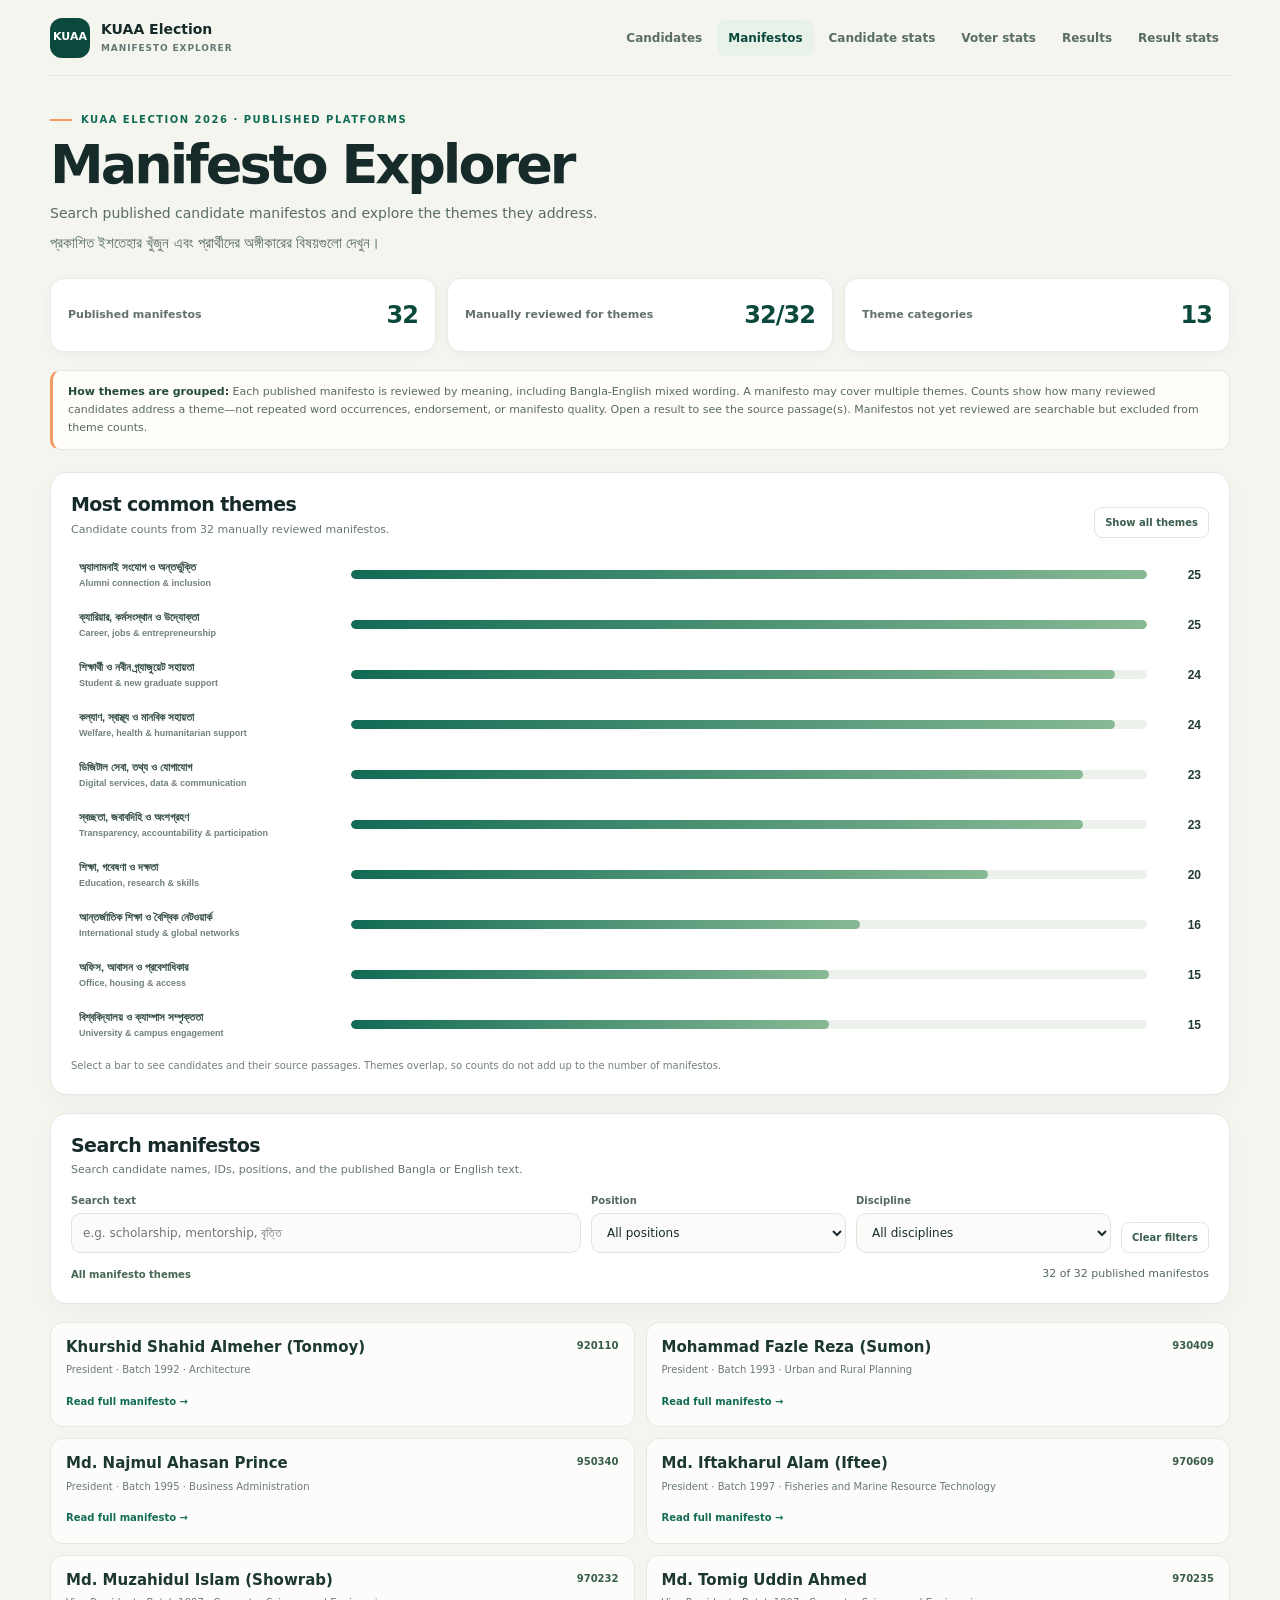
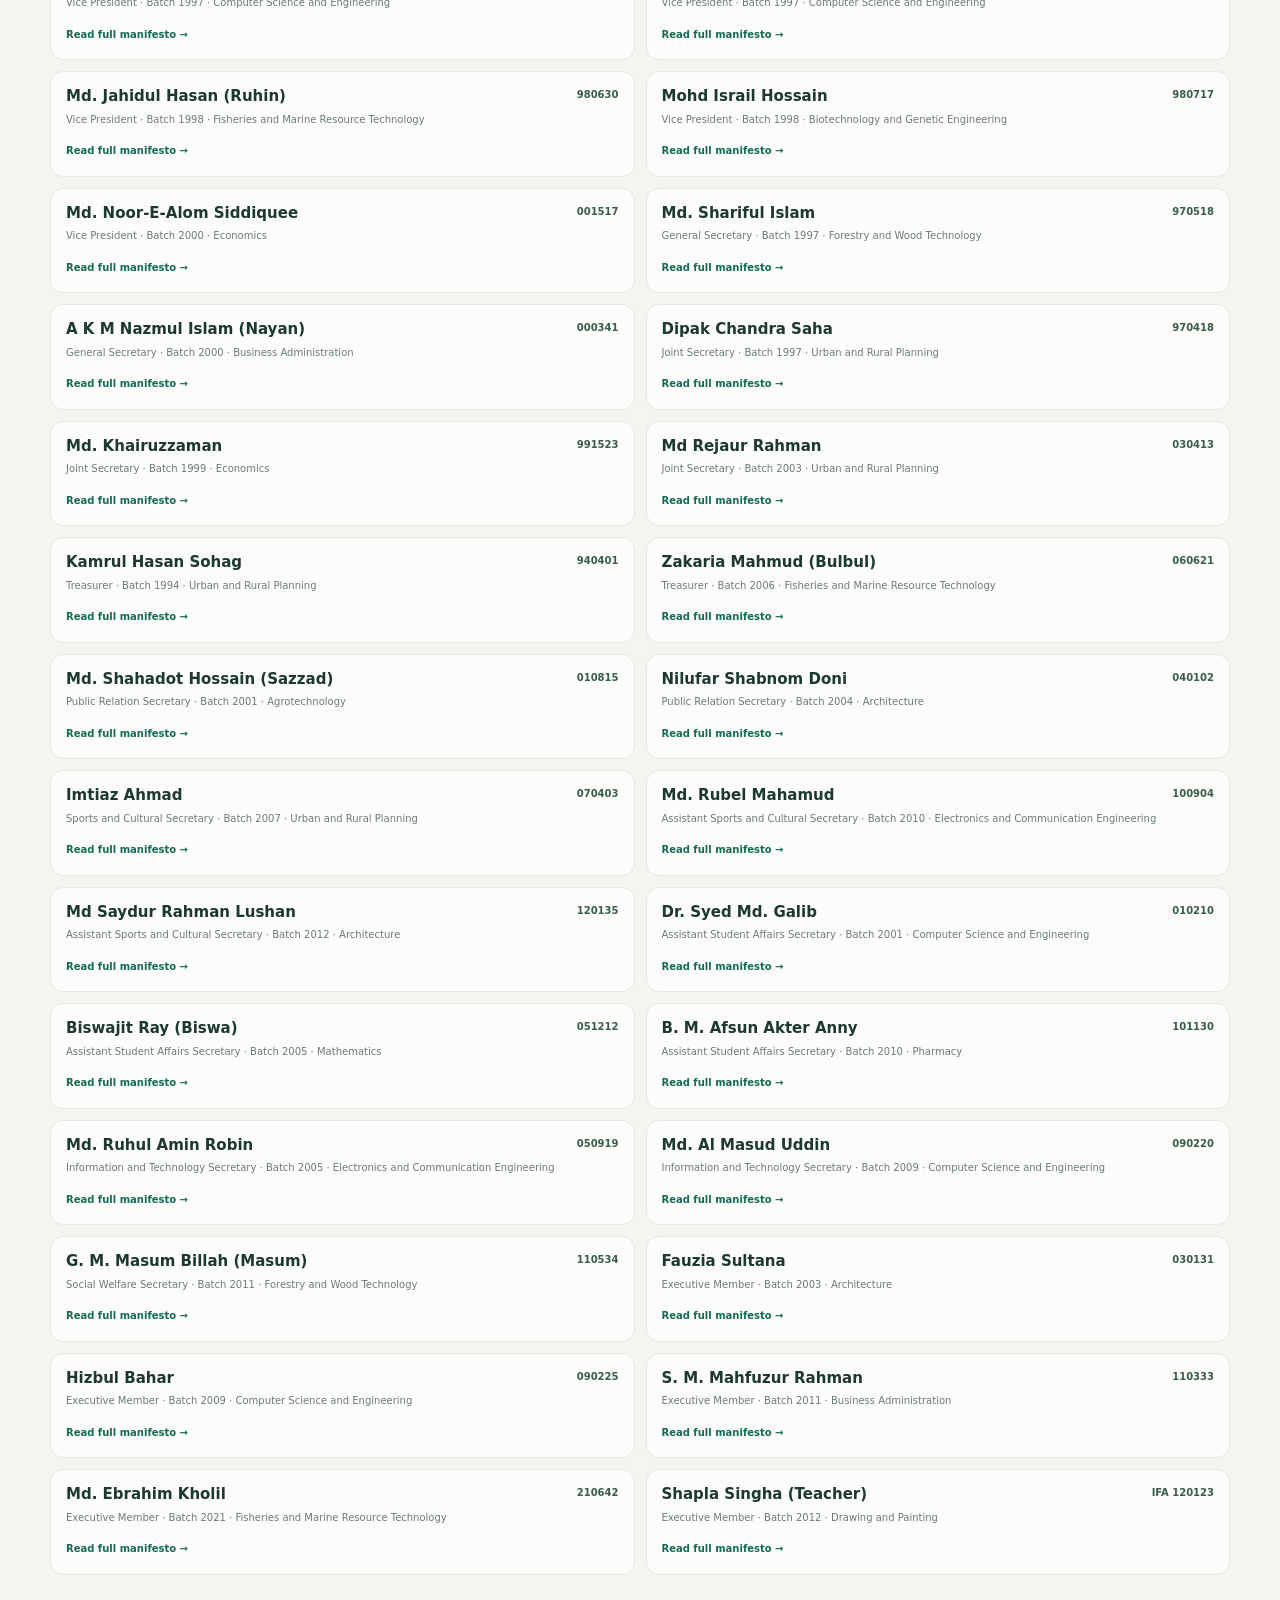
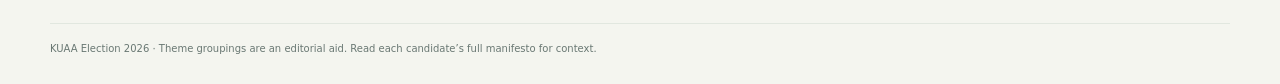
<file: manifesto-insights.html>
<!doctype html>
<html lang="en">
<head>
  <meta charset="utf-8">
  <meta name="viewport" content="width=device-width, initial-scale=1">
  <meta name="theme-color" content="#f4f5ef">
  <meta name="description" content="Search and explore themes in published KUAA Election 2026 candidate manifestos.">
  <title>KUAA Election 2026 — Manifesto Explorer</title>
  <link rel="stylesheet" href="site.css">
  <style>
    :root{--explore-ink:#172a2a;--explore-muted:#667674;--explore-line:#e1e7df;--explore-green:#126b55;--explore-green-dark:#0b493d;--explore-orange:#f29b61;--explore-paper:#f4f5ef;--explore-card:#fff}
    body{margin:0;background:var(--explore-paper);color:var(--explore-ink);font:15px/1.5 Inter,ui-sans-serif,system-ui,-apple-system,BlinkMacSystemFont,"Segoe UI",sans-serif}
    .shell{width:min(1160px,calc(100% - 48px));margin-inline:auto}
    .topbar{height:76px;display:flex;align-items:center;justify-content:space-between;gap:16px;border-bottom:1px solid var(--explore-line)}
    .brand{display:flex;align-items:center;gap:11px;color:inherit;text-decoration:none;flex:none}.brand-mark{display:grid;place-items:center;width:40px;height:40px;border-radius:12px;background:var(--explore-green-dark);color:#fff;font-size:11px;font-weight:850}.brand-name{font-size:14px;font-weight:800}.brand-sub{display:block;margin-top:2px;color:var(--explore-muted);font-size:9px;letter-spacing:.1em;text-transform:uppercase}
    .top-nav{display:flex;align-items:center;gap:4px;max-width:100%;overflow:auto}.nav-link{flex:none;padding:9px 10px;border-radius:9px;color:#596d66;font-size:11px;font-weight:700;text-decoration:none;white-space:nowrap}.nav-link:hover,.nav-link:focus-visible,.nav-link[aria-current=page]{background:#e8f2e9;color:var(--explore-green-dark)}
    main{padding:0 0 48px}.hero{padding:36px 0 22px}.eyebrow{display:flex;align-items:center;gap:9px;color:var(--explore-green);font-size:10px;font-weight:800;letter-spacing:.15em;text-transform:uppercase}.eyebrow:before{width:22px;height:2px;background:var(--explore-orange);content:""}.hero h1{margin:10px 0 8px;color:var(--explore-ink);font-size:clamp(34px,4.8vw,54px);line-height:1.05;letter-spacing:-.055em}.hero-copy{max-width:760px;margin:0;color:#586b68;font-size:14px;line-height:1.7}.hero-bn{display:block;margin-top:5px;font-family:"Noto Sans Bengali","Nirmala UI","Bangla Sangam MN",sans-serif;font-size:15px}
    .summary{display:grid;grid-template-columns:repeat(3,minmax(0,1fr));gap:11px;margin:0 0 18px}.stat{min-height:74px;padding:14px 17px;border:1px solid #e7ece7;border-radius:14px;background:#fff;box-shadow:0 3px 12px #172a2a08;display:flex;align-items:center;justify-content:space-between;gap:12px}.stat-label{color:#62716e;font-size:11px;font-weight:650}.stat-value{color:var(--explore-green-dark);font-size:24px;font-weight:800;letter-spacing:-.04em;line-height:1;font-variant-numeric:tabular-nums}
    .method-note{margin:0 0 22px;padding:12px 15px;border:1px solid #e3e9df;border-left:3px solid var(--explore-orange);border-radius:10px;background:#fffdf8;color:#576b62;font-size:11px;line-height:1.65}.method-note strong{color:#244b3b}.panel{margin:0 0 18px;padding:20px;border:1px solid #e2e9e3;border-radius:17px;background:#fff;box-shadow:0 8px 26px #172a2a08}.panel-head{display:flex;justify-content:space-between;align-items:flex-end;gap:14px;margin-bottom:15px}.panel h2{margin:0;font-size:19px;line-height:1.2;letter-spacing:-.03em}.panel-copy{margin:5px 0 0;color:var(--explore-muted);font-size:11px;line-height:1.55}
    .chart-tools{display:flex;align-items:center;gap:9px}.chart-tools button,.clear-button{padding:7px 10px;border:1px solid #dfe7df;border-radius:8px;background:#fff;color:#3b5e4d;font:inherit;font-size:10px;font-weight:750;cursor:pointer}.chart-tools button:hover,.clear-button:hover{border-color:#9ab8a2;background:#f4f8f3}.theme-chart{display:grid;gap:7px}.theme-row{display:grid;grid-template-columns:minmax(190px,260px) minmax(60px,1fr) 42px;gap:12px;align-items:center;width:100%;padding:7px 8px;border:0;border-radius:9px;background:transparent;text-align:left;cursor:pointer}.theme-row:hover,.theme-row[aria-pressed=true]{background:#f1f6f0}.theme-label{min-width:0;color:#314b40;font-size:11px;font-weight:750;line-height:1.35}.theme-label small{display:block;margin-top:2px;color:#71817a;font-size:9px;font-weight:550}.theme-track{height:9px;overflow:hidden;border-radius:99px;background:#edf1ec}.theme-bar{display:block;height:100%;border-radius:inherit;background:linear-gradient(90deg,#126b55,#87b994);transition:width .18s ease}.theme-count{text-align:right;color:#233c32;font-size:12px;font-weight:850;font-variant-numeric:tabular-nums}.chart-footnote{margin:12px 0 0;color:#728079;font-size:10px;line-height:1.55}
    .filters{display:grid;grid-template-columns:minmax(240px,1.6fr) minmax(170px,.8fr) minmax(170px,.8fr) auto;gap:10px;align-items:end}.field label{display:block;margin:0 0 5px;color:#546761;font-size:10px;font-weight:750}.control{width:100%;height:40px;padding:0 11px;border:1px solid #dce5de;border-radius:10px;background:#fbfcfa;color:var(--explore-ink);font:inherit;font-size:12px;outline:none}.control:focus{border-color:#6da58d;box-shadow:0 0 0 3px #126b551f}.filter-footer{display:flex;justify-content:space-between;align-items:center;gap:10px;margin-top:13px}.active-theme{color:#476754;font-size:10px;font-weight:700}.results-label{color:#566963;font-size:11px}.candidate-list{display:grid;grid-template-columns:repeat(2,minmax(0,1fr));gap:11px}.candidate-card{min-width:0;padding:15px;border:1px solid #e2e9e3;border-radius:13px;background:#fcfdfb}.candidate-head{display:flex;justify-content:space-between;gap:10px}.candidate-name{margin:0;color:#1c3830;font-size:15px;line-height:1.3}.candidate-meta{margin:5px 0 0;color:#6b7a74;font-size:10px;line-height:1.55}.candidate-id{white-space:nowrap;color:#385d4a;font-size:10px;font-weight:800}.candidate-actions{margin-top:11px}.manifesto-link{display:inline-flex;align-items:center;gap:5px;color:#126b55;font-size:10px;font-weight:800;text-decoration:none}.manifesto-link:hover{text-decoration:underline}.evidence{margin-top:10px;border-top:1px solid #e7ece7;padding-top:9px}.evidence summary{color:#536b5e;font-size:10px;font-weight:750;cursor:pointer}.evidence-body{padding-top:8px}.evidence-title{margin:8px 0 3px;color:#284d3b;font-size:10px;font-weight:800}.evidence-item{margin:0 0 6px;color:#4d6058;font-family:"Noto Sans Bengali","Nirmala UI","Bangla Sangam MN",sans-serif;font-size:11px;line-height:1.65}.search-match{background:#fff1b8;border-radius:2px}.empty-state,.loading-state{grid-column:1/-1;padding:28px;border:1px dashed #dce5de;border-radius:13px;background:#fff;color:#64756d;text-align:center;font-size:12px}.site-foot{border-top:1px solid var(--explore-line);padding:17px 0 28px;color:#697873;font-size:10px}.site-foot a{font-weight:700;text-decoration:none}.site-foot a:hover{text-decoration:underline}
    @media(max-width:820px){.filters{grid-template-columns:repeat(2,minmax(0,1fr))}.filters .search-field{grid-column:1/-1}.filters .clear-button{height:40px}.candidate-list{grid-template-columns:1fr}}
    @media(max-width:560px){.shell{width:calc(100% - 28px)}.topbar{height:auto;min-height:66px;align-items:flex-start;padding:10px 0;flex-direction:column;gap:7px}.top-nav{width:100%;justify-content:flex-start}.nav-link{padding:7px 9px}.hero{padding:25px 0 18px}.summary{gap:7px}.stat{min-height:65px;padding:10px;align-items:flex-start;flex-direction:column;gap:5px}.stat-label{font-size:9px}.stat-value{font-size:20px}.panel{padding:14px;border-radius:14px}.panel-head{align-items:flex-start}.theme-row{grid-template-columns:minmax(100px,1fr) minmax(48px,.8fr) 28px;gap:8px;padding:7px 4px}.theme-label{font-size:10px}.theme-label small{font-size:8px}.filters{grid-template-columns:1fr 1fr}.filters .search-field{grid-column:1/-1}.filter-footer{align-items:flex-start;flex-direction:column}.candidate-card{padding:12px}}
    @media(prefers-reduced-motion:reduce){*,*::before,*::after{scroll-behavior:auto!important;transition:none!important}}
  </style>
</head>
<body>
  <header class="topbar shell">
    <a class="brand" href="index.html" aria-label="KUAA Election 2026 candidate directory"><span class="brand-mark">KUAA</span><span class="brand-name">KUAA Election<span class="brand-sub">Manifesto explorer</span></span></a>
    <nav class="top-nav" aria-label="Main navigation"><a class="nav-link" href="index.html">Candidates</a><a class="nav-link" href="manifesto-insights.html" aria-current="page">Manifestos</a><a class="nav-link" href="stats.html">Candidate stats</a><a class="nav-link" href="voters.html">Voter stats</a><a class="nav-link" href="results.html">Results</a><a class="nav-link" href="result-stats.html">Result stats</a></nav>
  </header>
  <main class="shell">
    <section class="hero" aria-labelledby="page-title"><div class="eyebrow">KUAA Election 2026 · Published platforms</div><h1 id="page-title">Manifesto Explorer</h1><p class="hero-copy">Search published candidate manifestos and explore the themes they address.<span class="hero-bn" lang="bn">প্রকাশিত ইশতেহার খুঁজুন এবং প্রার্থীদের অঙ্গীকারের বিষয়গুলো দেখুন।</span></p></section>
    <section class="summary" aria-label="Manifesto review coverage"><article class="stat"><span class="stat-label">Published manifestos</span><strong class="stat-value" id="published-count">—</strong></article><article class="stat"><span class="stat-label">Manually reviewed for themes</span><strong class="stat-value" id="reviewed-count">—</strong></article><article class="stat"><span class="stat-label">Theme categories</span><strong class="stat-value" id="theme-count">—</strong></article></section>
    <p class="method-note"><strong>How themes are grouped:</strong> Each published manifesto is reviewed by meaning, including Bangla-English mixed wording. A manifesto may cover multiple themes. Counts show how many reviewed candidates address a theme—not repeated word occurrences, endorsement, or manifesto quality. Open a result to see the source passage(s). Manifestos not yet reviewed are searchable but excluded from theme counts.</p>
    <section class="panel" aria-labelledby="themes-heading"><div class="panel-head"><div><h2 id="themes-heading">Most common themes</h2><p class="panel-copy" id="chart-caption">Number of reviewed candidates whose manifesto addresses each theme.</p></div><div class="chart-tools"><button id="show-all-themes" type="button" hidden>Show all themes</button></div></div><div class="theme-chart" id="theme-chart" role="group" aria-label="Interactive manifesto theme counts"><div class="loading-state">Loading reviewed themes…</div></div><p class="chart-footnote" id="chart-footnote">Select a bar to see candidates and their source passages. Themes overlap, so counts do not add up to the number of manifestos.</p></section>
    <section class="panel" aria-labelledby="search-heading"><div class="panel-head"><div><h2 id="search-heading">Search manifestos</h2><p class="panel-copy">Search candidate names, IDs, positions, and the published Bangla or English text.</p></div></div><div class="filters"><div class="field search-field"><label for="manifesto-search">Search text</label><input class="control" id="manifesto-search" type="search" placeholder="e.g. scholarship, mentorship, বৃত্তি" autocomplete="off"></div><div class="field"><label for="position-filter">Position</label><select class="control" id="position-filter"><option value="">All positions</option></select></div><div class="field"><label for="discipline-filter">Discipline</label><select class="control" id="discipline-filter"><option value="">All disciplines</option></select></div><button class="clear-button" id="clear-filters" type="button">Clear filters</button></div><div class="filter-footer"><span class="active-theme" id="active-theme">All manifesto themes</span><span class="results-label" id="results-label" aria-live="polite">Loading manifestos…</span></div></section>
    <section class="candidate-list" id="manifesto-results" aria-label="Matching published manifestos" aria-live="polite"><div class="loading-state">Loading manifestos…</div></section>
  </main>
  <footer class="site-foot shell">KUAA Election 2026 · Theme groupings are an editorial aid. Read each candidate’s full manifesto for context.</footer>
  <script id="manifesto-candidate-snapshot" type="application/json">
[{"position":"President","name":"Khurshid Shahid Almeher (Tonmoy)","discipline":"Architecture","studentId":"920110","batch":1992,"photo":"public/candidates/920110.jpg","campaignSlogan":"পরিবর্তনের অঙ্গীকারে সমৃদ্ধির আহ্বানে","voteCount":0,"manifesto":{"title":"নির্বাচনী ইশতেহার","language":"bn","introduction":["একটি যথার্থ ও অন্তর্ভুক্তিমূলক, কার্যকর, স্বচ্ছ, শক্তিশালী ও গতিশীল অ্যালামনাই অ্যাসোসিয়েশন গঠন করাই মূল লক্ষ্য। বিশ্ববিদ্যালয়ের শিক্ষার্থীরা স্নাতক ও স্নাতকোত্তর সম্পন্ন করার পর কর্মক্ষেত্রে প্রবেশ, উচ্চশিক্ষার জন্য বিদেশে গমন, দেশীয় ও আন্তর্জাতিক সংস্থায় চাকরি-সংস্থান এবং সিনিয়র-জুনিয়রদের মধ্যে শক্তিশালী সম্পর্ক গড়ে তুলতে KUAA-এর কার্যকর ভূমিকা নিশ্চিত করতে আমি বদ্ধপরিকর। নির্বাচিত হলে নিম্নোক্ত উদ্যোগগুলো গ্রহণ করব।"],"sections":[{"title":"প্রথম অংশ: সদস্যসেবা ও সাংগঠনিক ভিত্তি (দফা ১–৭)","items":["স্বয়ংক্রিয় সদস্যপদ (Auto Membership): খুলনা বিশ্ববিদ্যালয় থেকে স্নাতক সম্পন্ন করার পরপরই সবাইকে KUAA-এর সদস্য হিসেবে অন্তর্ভুক্ত করা।","একটি ডিজিটাল ডেটাবেজ (One Digital Database): ডিজিটাল মাধ্যমে সব অ্যালামনাই সদস্যের তথ্য সংগ্রহ করে একটি সমন্বিত ডেটাবেজ তৈরি।","নিজস্ব অফিস (Our Own Office): KUAA-এর নিজস্ব অফিস অর্জনের বিষয়ে নিবিড়ভাবে কাজ করা।","স্থায়ী ঠিকানা (A Permanent Home): সদস্যদের অংশগ্রহণে KUAA-এর স্থায়ী ঠিকানা গঠনের পরিকল্পনা গ্রহণ।","ঢাকায় হোস্টেল (Hostel in Dhaka): পড়াশোনা শেষে ঢাকায় আসা সদস্যদের আবাসনের জন্য হোস্টেল স্থাপনের উদ্যোগ গ্রহণ।","সর্বত্র শাখা (Branches Everywhere): শক্তিশালী KUAA গঠনে দেশের বিভিন্ন জেলা এবং প্রাসঙ্গিক প্রবাসী দেশগুলোতে সক্রিয় শাখা কমিটি গঠন।","শক্তিশালী তহবিল (A Stronger Fund): অ্যাসোসিয়েশনের তহবিল শক্তিশালী করতে উদ্ভাবনী, কার্যকর ও টেকসই পদক্ষেপ গ্রহণ।"]},{"title":"দ্বিতীয় অংশ: অর্জন, সংযোগ ও জবাবদিহি (দফা ৮–১৪)","items":["অর্জনকে সম্মাননা (Honouring Achievers): KUAA-এর পক্ষ থেকে সদস্যদের পেশাগত জীবনের অর্জন ও উৎকর্ষকে স্বীকৃতি দেওয়া।","বৃহত্তর চাকরি মেলা (A Bigger Job Fair): সদস্যদের নেটওয়ার্ক ও বিশ্ববিদ্যালয়ের সহযোগিতা কাজে লাগিয়ে চাকরি মেলাকে আরও বিস্তৃত, বাস্তবমুখী ও কার্যকর করা।","অ্যালামনাই লাউঞ্জ (Alumni Lounge): বিশ্ববিদ্যালয় প্রশাসনের সহযোগিতায় ক্যাম্পাসে শিক্ষার্থী ও অ্যালামনাইদের মতবিনিময়ের জন্য ‘অ্যালামনাই লাউঞ্জ’ স্থাপনের উদ্যোগ নেওয়া।","গ্র্যান্ড রিইউনিয়ন (Grand Reunion): পরবর্তী নির্বাহী পরিষদের মেয়াদে একটি সফল ও স্মরণীয় পুনর্মিলনীর আয়োজন করা।","KUAA বৃত্তি (KUAA Scholarship): মেধাবী, অসচ্ছল ও যোগ্য শিক্ষার্থীদের জন্য আর্থিক প্রয়োজনে ‘KUAA স্কলারশিপ স্কিম’ চালু করা।","KUAA কল্যাণ তহবিল (KUAA Welfare Fund): KUAA-এর সদস্য এবং দেশ ও দেশের কল্যাণে ব্যবহারের জন্য ‘KUAA ওয়েলফেয়ার ফান্ড’ স্থাপন।","স্বচ্ছতা ও জবাবদিহিতা (Transparency & Accountability): KUAA-এর প্রতিটি কার্যক্রমে পরিমাপযোগ্য স্বচ্ছতা ও জবাবদিহিতা নিশ্চিত করা।"]}]}},{"position":"President","name":"Mohammad Fazle Reza (Sumon)","discipline":"Urban and Rural Planning","studentId":"930409","batch":1993,"photo":"public/candidates/930409.jpg","campaignSlogan":"আমরা খুবিয়ান এক আত্মার বন্ধন","voteCount":0,"manifesto":{"title":"নির্বাচনী ইশতেহার ২০২৬ — আমাদের ৭টি অগ্রাধিকারমূলক অঙ্গীকার","language":"bn","introduction":["প্রিয় খুবিয়ান, আগামী ২০ নভেম্বর অনুষ্ঠিতব্য KUAA কার্যনির্বাহী পরিষদের নির্বাচনে আমি একজন প্রার্থী। এই নির্বাচন শুধু নেতৃত্ব নির্বাচনের উপলক্ষ নয়; বরং আমাদের প্রিয় সংগঠনকে আরও ঐক্যবদ্ধ, কার্যকর ও কল্যাণমুখী করে গড়ে তোলার একটি সুযোগ।","আমি বিশ্বাস করি, KUAA কোনো ব্যক্তি বা গোষ্ঠীর সংগঠন নয়; এটি সকল খুবিয়ানের সম্মিলিত পরিবার। কার্যনির্বাহী পরিষদও একক সিদ্ধান্ত বাস্তবায়নের জায়গা নয়; এটি পারস্পরিক শ্রদ্ধা, সহযোগিতা ও সম্মিলিত উদ্যোগে কাজ করার একটি প্ল্যাটফর্ম। এই বিশ্বাস থেকেই ব্যক্তিগত প্রতিশ্রুতির পরিবর্তে “আমরা” শব্দটিকে সামনে রেখে আগামী দিনের জন্য সাতটি অগ্রাধিকারমূলক ভাবনা তুলে ধরছি।"],"sections":[{"title":"ঐক্যবদ্ধ ও অন্তর্ভুক্তিমূলক KUAA","items":["দল, মত, ব্যাচ, ডিসিপ্লিন ও পেশার ভিন্নতা ভুলে KUAA-কে একটি অরাজনৈতিক, সবার জন্য উন্মুক্ত ও সম্প্রীতিপূর্ণ সংগঠন হিসেবে গড়ে তোলা। নির্বাচন শেষে সকল প্রার্থী ও আগ্রহী অ্যালামনাইকে সাংগঠনিক কার্যক্রমে সম্পৃক্ত করা এবং নিয়মিত পারিবারিক, ক্রীড়া ও সাংস্কৃতিক আয়োজনের মাধ্যমে পারস্পরিক বন্ধন সুদৃঢ় করা।"]},{"title":"ক্যারিয়ার উন্নয়ন ও উদ্যোক্তা সহযোগিতা","items":["নবীন গ্র্যাজুয়েটদের জন্য ক্যারিয়ার কাউন্সেলিং, জব ফেয়ার, ইন্টার্নশিপ ও মেন্টরশিপ প্রোগ্রাম চালু করা। পাশাপাশি খুবিয়ান উদ্যোক্তা ও পেশাজীবীদের মধ্যে ব্যবসায়িক যোগাযোগ ও সহযোগিতা এবং বিদেশে উচ্চশিক্ষা ও গবেষণার দিকনির্দেশনার সুযোগ তৈরি করা।"]},{"title":"কল্যাণ তহবিল, মানবিক ও আইন সহায়তা","items":["বিপদগ্রস্ত খুবিয়ানদের পাশে দাঁড়াতে স্বচ্ছ ও টেকসই কল্যাণ তহবিল গঠন, আইনসম্মত ও নিরাপদ বিনিয়োগ কাঠামোর সম্ভাবনা যাচাই, দেশব্যাপী রক্তদাতা নেটওয়ার্ক তৈরি এবং মেধাবী ও আর্থিকভাবে অসচ্ছল শিক্ষার্থীদের জন্য KUAA শিক্ষাবৃত্তি চালুর উদ্যোগ।","KUAA-এর সাংগঠনিক কাঠামোর অধীনে একটি বিশেষায়িত পেশাজীবী প্ল্যাটফর্ম হিসেবে “KUAA Legal Affairs Wing” গঠনের প্রস্তাব।"]},{"title":"ঢাকায় KUAA-এর নিজস্ব কার্যালয় ও অতিথিকক্ষ","items":["অ্যালামনাইদের যোগাযোগ, সাংগঠনিক কার্যক্রম ও পারস্পরিক সহযোগিতার কেন্দ্র হিসেবে ঢাকায় একটি স্থায়ী কার্যালয় প্রতিষ্ঠা। পাশাপাশি বিভিন্ন প্রয়োজনে ঢাকায় আগত খুবিয়ানদের জন্য নিরাপদ ও সাশ্রয়ী অতিথিকক্ষ গড়ে তোলা।"]},{"title":"ডিজিটাল KUAA ও বৈশ্বিক নেটওয়ার্ক","items":["সদস্যদের তথ্যের গোপনীয়তা ও নিরাপত্তা নিশ্চিত করে কেন্দ্রীয় অ্যালামনাই ডেটাবেজ, আধুনিক মোবাইল অ্যাপ ও KUAA Job Portal তৈরি। দেশের বিভিন্ন অঞ্চল এবং বিদেশে অ্যালামনাই চ্যাপ্টার গঠন ও সক্রিয় করার মাধ্যমে বিশ্বব্যাপী খুবিয়ানদের একটি কার্যকর নেটওয়ার্ক গড়ে তোলা।"]},{"title":"খুলনা বিশ্ববিদ্যালয়ের উন্নয়নে অবদান","items":["বিশ্ববিদ্যালয়ের শিক্ষা, গবেষণা ও উদ্ভাবনে অ্যালামনাইদের দক্ষতা ও অভিজ্ঞতাকে কাজে লাগানো, দেশি-বিদেশি শিল্পপ্রতিষ্ঠানের সঙ্গে সহযোগিতার সুযোগ তৈরি এবং প্রিয় বিশ্ববিদ্যালয়ের ইতিহাস, ঐতিহ্য ও অর্জন সংরক্ষণে উদ্যোগ গ্রহণ।"]},{"title":"স্বচ্ছতা, জবাবদিহিতা ও সদস্যদের অধিকার","items":["সংগঠনের আয়-ব্যয়ের হিসাব ও স্বাধীন অডিট প্রতিবেদন সদস্যদের জন্য উন্মুক্ত রাখা, নিয়মিত কাজের অগ্রগতি প্রকাশ এবং প্রতিটি সিদ্ধান্তে গণতন্ত্র, ন্যায়সংগত আচরণ ও সদস্যদের মতামতকে গুরুত্ব দেওয়া।"]},{"title":"বাস্তবায়নের পরিকল্পনা","items":["প্রথম ১০০ দিন: বিষয়ভিত্তিক উপকমিটি গঠন, কেন্দ্রীয় ডেটাবেজের কাজ শুরু, কল্যাণ তহবিলের নীতিমালা প্রণয়ন ও ব্লাড ডোনার নেটওয়ার্ক চালুর উদ্যোগ।","প্রথম বছর: ঢাকায় কার্যালয় স্থাপনের প্রক্রিয়া শুরু, ক্যারিয়ার ও মেন্টরশিপ কার্যক্রম, শিক্ষাবৃত্তি এবং দেশ-বিদেশে অ্যালামনাই চ্যাপ্টার সক্রিয়করণ।","২ থেকে ৩ বছর: আর্থিক সক্ষমতা ও প্রয়োজনীয় অনুমোদন সাপেক্ষে স্থায়ী কার্যালয় ও অতিথিকক্ষ প্রতিষ্ঠা, পূর্ণাঙ্গ ডিজিটাল সেবা এবং টেকসই কল্যাণ তহবিল ও আন্তর্জাতিক নেটওয়ার্ক সম্প্রসারণ।","সকল কার্যক্রম KUAA-এর গঠনতন্ত্র, প্রচলিত আইন, আর্থিক সামর্থ্য ও সদস্যদের সম্মিলিত অংশগ্রহণের ভিত্তিতে বাস্তবায়নের উদ্যোগ নেওয়া হবে।"]}],"conclusion":["প্রিয় খুবিয়ান, নির্বাচনে প্রতিদ্বন্দ্বিতা থাকবে, মতের ভিন্নতা থাকবে। কিন্তু আমাদের বন্ধুত্ব, পারস্পরিক শ্রদ্ধা ও আত্মিক সম্পর্ক যেন কোথাও বিভাজিত না হয়। নির্বাচনে কেউ জয়ী হবেন, কেউ হবেন না; কিন্তু আমরা সবাই খুবিয়ান, একই পরিবারের সদস্য।","আমি বিশ্বাস করি, নেতৃত্ব মানে একক কর্তৃত্ব নয়, সম্মিলিত দায়িত্ব। নির্বাচিত হওয়ার সুযোগ পেলে প্রতিদ্বন্দ্বী প্রার্থীসহ সকল খুবিয়ানকে সঙ্গে নিয়ে কাজ করতে চাই। নির্বাচনের ফলাফল যা-ই হোক, প্রিয় সংগঠনের কল্যাণে আমার সহযোগিতা অব্যাহত থাকবে।","আসুন, ২০ নভেম্বর যোগ্যতা, অভিজ্ঞতা ও কর্মপরিকল্পনা বিবেচনা করে ভোট দিই। সম্মিলিত প্রচেষ্টায় গড়ে তুলি একটি আধুনিক, স্বচ্ছ, মানবিক ও অন্তর্ভুক্তিমূলক KUAA।"]}},{"position":"President","name":"Md. Najmul Ahasan Prince","discipline":"Business Administration","studentId":"950340","batch":1995,"campaignSlogan":"ঐক্যবদ্ধ খুবিয়ান","photo":"public/candidates/950340.jpg","voteCount":0,"manifesto":{"title":"নির্বাচনী ইশতেহার ২০২৬ — ঐক্যবদ্ধ খুবিয়ান, পরিবর্তনের প্রত্যয়","language":"bn","introduction":["খুলনা বিশ্ববিদ্যালয় অ্যালামনাই অ্যাসোসিয়েশন (কুআ) একটি আধুনিক, কল্যাণমুখী ও কার্যকর প্ল্যাটফর্মে রূপান্তর করতে আমরা প্রতিশ্রুতিবদ্ধ। এই ইশতেহার গতানুগতিক প্রতিশ্রুতি নয়; বরং প্রতিটি খুবিয়ানের জন্য সুনির্দিষ্ট লক্ষ্যভিত্তিক একটি বাস্তবসম্মত কর্মপরিকল্পনা।"],"sections":[{"title":"উচ্চশিক্ষা ও আন্তর্জাতিক এক্সচেঞ্জ প্রোগ্রাম","items":["প্রফেশনাল মেন্টরশিপ: উচ্চশিক্ষায় আগ্রহী গ্র্যাজুয়েটদের পথ দেখাতে সফল একাডেমিকদের নিয়ে একটি মেন্টরশিপ পুল গঠন এবং নিয়মিত গাইডলাইন সেশনের আয়োজন। কল্যাণ তহবিল থেকে বিশেষ করে আর্থিকভাবে অসচ্ছল গ্র্যাজুয়েটদের সহায়তা এবং রেফারেন্স নেটওয়ার্ক তৈরি।","এক্সচেঞ্জ প্রোগ্রাম: শিক্ষার্থীদের আন্তর্জাতিক অভিজ্ঞতা অর্জনে বিদেশি বিশ্ববিদ্যালয়ের সঙ্গে সমঝোতা স্মারক ও এক্সচেঞ্জ প্রোগ্রাম চালুর উদ্যোগ। বিভিন্ন দেশ ও ক্যাম্পাসের মাধ্যমে গ্র্যাজুয়েটদের বিশ্বমানের প্রোগ্রামে অংশ নেওয়ার ব্যবস্থা।"]},{"title":"ক্যারিয়ার গ্রোথ, জব ফেয়ার ও প্রাযুক্তিক প্রশিক্ষণ","items":["ভবিষ্যতের প্রযুক্তিভিত্তিক প্রশিক্ষণ: কৃত্রিম বুদ্ধিমত্তা (AI), ক্লাউড কম্পিউটিং, ভার্চুয়াল রিয়েলিটি (VR), অগমেন্টেড রিয়েলিটি (AR), ফিনটেক ও বায়োমেট্রিকসের মতো আধুনিক প্রযুক্তি বিষয়ে ব্যবহারিক ও হাতে-কলমে প্রশিক্ষণের আয়োজন।","ডেডিকেটেড প্লেসমেন্ট সেল ও সিটি ব্যাংক: অ্যালামনাইদের পরিচালিত বিভিন্ন প্রতিষ্ঠানে যোগ্য প্রার্থীদের সুযোগ নিশ্চিত করতে বিশেষ প্লেসমেন্ট অফিস ও টিম গঠন; যাতে ক্যারিয়ার গঠনে কার্যকর নেটওয়ার্ক তৈরি হয়।","চাকরি মেলা ও পোর্টাল: ক্যাম্পাসে নিয়মিত জব ফেয়ারের আয়োজন এবং অ্যালামনাই ওয়েবসাইটে সরাসরি চাকরির বিজ্ঞপ্তি প্রকাশের ব্যবস্থা।","উদ্যোক্তা তৈরি: প্রতিষ্ঠিত উদ্যোক্তাদের সঙ্গে নবীন খুবিয়ানদের সংযোগ করে Backward and Forward Linkage তৈরি এবং উদ্যোগ তৈরিতে উৎসাহ দেওয়া।"]},{"title":"পারিবারিক মেলবন্ধন ও জরুরি সেবা তহবিল","items":["অঞ্চলভিত্তিক KUAA কমিউনিটি: “খুবি গ্র্যাজুয়েট, একটি পরিবারের মতো”—এই মূলনীতির ভিত্তিতে দেশ ও দেশের বাইরে অঞ্চলভিত্তিক KUAA কমিউনিটি গড়ে তোলা।","জরুরি সেবা টিম ও তহবিল: রক্তদান, গুরুতর অসুস্থতা, পারিবারিক সংকট বা জরুরি মুহূর্তে তাৎক্ষণিক পাশে দাঁড়ানোর জন্য সার্বক্ষণিক ডেডিকেটেড জরুরি সেবা টিম গঠন।","শিক্ষা সহযোগিতা: শিক্ষার্থী ও বেকার গ্র্যাজুয়েটদের শিক্ষা ও কর্মজীবনে পদার্পণ সহজ করতে শিক্ষা সহযোগিতা তহবিল গঠন। সারা বিশ্বে ছড়িয়ে থাকা খুবি গ্র্যাজুয়েটরা তহবিলে অবদান রাখবেন এবং সামাজিক দায়বদ্ধতা থেকে ভূমিকা পালন করবেন, ইনশাআল্লাহ।"]},{"title":"ক্যাম্পাসভিত্তিক ভূমিকা ও একাডেমিক সম্পৃক্ততা","items":["বিশেষজ্ঞদের অংশগ্রহণ: ক্যাম্পাসের শিক্ষা কার্যক্রমে দেশ-বিদেশের বিশেষজ্ঞ ও সফল গ্র্যাজুয়েটদের সম্পৃক্ততা ৩০% বৃদ্ধি করা।","সৌহার্দ্যপূর্ণ পরিবেশ: ক্যাম্পাসের শিক্ষক-শিক্ষার্থী ও গ্র্যাজুয়েটদের পারস্পরিক সৌহার্দ্যপূর্ণ, সহযোগিতামূলক সম্পর্ক বজায় রাখতে ভূমিকা পালন।"]},{"title":"নারী গ্র্যাজুয়েটদের সার্বিক উন্নয়ন","items":["নারী গ্র্যাজুয়েটদের পেশাগত উৎকর্ষ, নারী উদ্যোক্তা তৈরি এবং কর্মক্ষেত্রে নিরাপত্তা ও সুযোগ বৃদ্ধি। KUAA-এর সার্বিক কার্যক্রমে নারী গ্র্যাজুয়েটদের জোরালো অংশগ্রহণ নিশ্চিত করা।"]},{"title":"জবাবদিহিতা নিশ্চিত করতে KUAA অ্যাপ","items":["KUAA মোবাইল অ্যাপ: গ্র্যাজুয়েটদের জন্য সেবা ও তথ্য আদান-প্রদান দ্রুত এবং নির্ভরযোগ্য করতে আধুনিক KUAA মোবাইল অ্যাপ চালু করা। অ্যাপের মাধ্যমে স্বচ্ছতা ও জবাবদিহিতা নিশ্চিত করা এবং গ্র্যাজুয়েটদের গঠনমূলক সমালোচনা ও পরামর্শ সাদরে গ্রহণ করা।"]}]}},{"position":"President","name":"Md. Iftakharul Alam (Iftee)","discipline":"Fisheries and Marine Resource Technology","studentId":"970609","batch":1997,"photo":"public/candidates/970609.png","campaignSlogan":"অভিজ্ঞতার প্রজ্ঞা, তারুণ্যের প্রত্যয়—ঐক্যবদ্ধ KUAA, সবার পরিচয়","voteCount":0,"manifesto":{"language":"bn","title":"KUAA নিয়ে নির্বাচনী মূল ভাবনাসমূহ","sections":[{"title":"সবার জন্য KUAA","items":["সকল ব্যাচ, ডিসিপ্লিন ও পেশার অ্যালামনাইদের নিয়ে অন্তর্ভুক্তিমূলক যোগাযোগ নেটওয়ার্ক ও ডিজিটাল ডিরেক্টরি তৈরি করা।"]},{"title":"অ্যালামনাই কল্যাণ তহবিল","items":["সদস্যদের আকস্মিক দুর্ঘটনা, অসুস্থতা ও বিপদে পাশে দাঁড়াতে স্বচ্ছ নীতিমালার ভিত্তিতে KUAA Welfare Fund গঠন করা এবং বিভিন্ন হাসপাতাল/ডায়াগনস্টিক সেন্টারে স্বাস্থ্যসেবায় বিশেষ ছাড়ের ব্যবস্থা করা।"]},{"title":"ক্যারিয়ার ও মেন্টরশিপ","items":["নবীন গ্র্যাজুয়েটদের জন্য চাকরির তথ্য, ক্যারিয়ার কাউন্সেলিং, সিভি রাইটিং ও মেন্টরশিপের সুবিধা চালু করা।"]},{"title":"দেশ-বিদেশে নেটওয়ার্ক","items":["দেশীয় ও আন্তর্জাতিক চ্যাপ্টার সক্রিয় করা এবং প্রবাসী অ্যালামনাইদের সঙ্গে নিয়মিত সংযোগ রক্ষা করা।"]},{"title":"ঢাকায় অবস্থান সুবিধা (KUAA Accommodation Facility)","items":["চাকরি ও জরুরি প্রয়োজনে ঢাকায় অবস্থানরত অ্যালামনাইদের জন্য আবাসন সুবিধা প্রতিষ্ঠার উদ্যোগ গ্রহণ।"]},{"title":"স্বচ্ছতা ও জবাবদিহি","items":["প্রতি ৩ মাস অন্তর কর্মপরিকল্পনার অগ্রগতি ও আর্থিক প্রতিবেদন প্রকাশ করা।"]}]}},{"position":"Vice President","name":"Md. Muzahidul Islam (Showrab)","discipline":"Computer Science and Engineering","studentId":"970232","batch":1997,"photo":"public/candidates/970232.jpg","campaignSlogan":"আমরা খুবিয়ান এক আত্মার বন্ধন","previouslyElected":2023,"voteCount":0,"manifesto":{"title":"নির্বাচনী ইশতেহার","language":"bn","sections":[{"title":"আমার অঙ্গীকার","items":["ঐক্যবদ্ধ ও অন্তর্ভুক্তিমূলক অ্যালামনাই পরিবার গড়ে তোলা।","ক্যারিয়ার উন্নয়ন, কর্মসংস্থান ও উদ্যোক্তাদের সহযোগিতা করা।","অ্যালামনাই কল্যাণ ও মানবিক সহযোগিতা তহবিল ত্বরান্বিত করা।","ঢাকায় KUAA-এর নিজস্ব অফিস ও গেস্ট হাউসের ব্যবস্থা করা।","KUAA অ্যাপ ও ওয়েবসাইট উন্নয়ন করা।"]}]}},{"position":"Vice President","name":"Md. Tomig Uddin Ahmed","discipline":"Computer Science and Engineering","studentId":"970235","batch":1997,"photo":"public/candidates/970235.png","campaignSlogan":"পরিবর্তনের অঙ্গীকারে সমৃদ্ধির আহ্বানে","voteCount":0,"manifesto":{"title":"ভাইস প্রেসিডেন্ট পদপ্রার্থীর নির্বাচনী ইশতেহার","language":"bn","introduction":["২০২৬–২০২৯ মেয়াদে সবার সহযোগিতায় ২২ দফা নির্দিষ্ট সময়সীমার মধ্যে বাস্তবায়ন এবং প্রতি তিন মাসে অগ্রগতির হিসাব সদস্যদের কাছে প্রকাশের অঙ্গীকার।","খুলনা বিশ্ববিদ্যালয়ের গ্র্যাজুয়েটদের মধ্যে ভ্রাতৃত্ব, সম্প্রীতি ও পারস্পরিক সহযোগিতা জোরদার করে KUAA-কে স্বচ্ছ, প্রযুক্তিনির্ভর ও সদস্যবান্ধব সংগঠনে পরিণত করা।"],"sections":[{"title":"প্রথম ১০০ দিনে কার্যকর পদক্ষেপ (স্বল্পমেয়াদি)","items":["সদস্যদের মতামত আগে: ৩০ দিনের মধ্যে অনলাইন জরিপের মাধ্যমে অগ্রাধিকার নির্ধারণ ও কর্মপরিকল্পনা প্রকাশ।","ডিসিপ্লিন ও ব্যাচভিত্তিক সমন্বয়: ৪৫ দিনের মধ্যে সমন্বয় নেটওয়ার্ক গঠন।","গঠনতন্ত্রের অনুমোদন: ৬০ দিনের মধ্যে খসড়া ও অনুমোদন না হওয়া পর্যন্ত মাসিক ফলো-আপ।","আর্থিক স্বচ্ছতা: ৯০ দিনের মধ্যে আয়-ব্যয়ের হিসাব ওয়েবসাইটে প্রকাশ এবং ৬.৬ সংশোধনের খসড়া উন্মুক্ত করা।","ডিজিটাল KUAA: ৯০ দিনের মধ্যে kuaa.org.bd হালনাগাদ, সদস্য ডিরেক্টরি, চাকরি ও ব্যবসার তথ্য এবং অনলাইন সদস্য ফর্ম চালু।","নিয়মিত নিউজলেটার: ৯০ দিনের মধ্যে প্রথম সংখ্যা প্রকাশ এবং এরপর প্রতি তিন মাসে প্রকাশ।","জাতীয় পর্যায়ে প্রতিনিধিত্ব: ১০০ দিনের মধ্যে BPSC, UGC-সহ অন্যান্য প্রতিষ্ঠানে KUAA প্রতিনিধিত্ব নিশ্চিত করতে উদ্যোগ ও প্রস্তাব।"]},{"title":"প্রথম ১২ মাসে কার্যকর পদক্ষেপ (মধ্যমেয়াদি)","items":["AI ও ভবিষ্যৎ দক্ষতা: কৃত্রিম বুদ্ধিমত্তা, ডেটা, ফিন্যান্সিং ও উচ্চশিক্ষা বিষয়ে কমপক্ষে ৪টি কোর্স বা কর্মশালা।","জব ফেয়ার ও মেন্টরশিপ: ৯ মাসের মধ্যে প্রথম জব ফেয়ার এবং নিয়মিত অ্যালামনাই মেন্টরশিপ চালু।","তরুণ গ্র্যাজুয়েটদের পাশে: ৯ মাসের মধ্যে সদস্য হওয়ার প্রক্রিয়া সহজ করা এবং CV, ইন্টারভিউ ও ক্যারিয়ার সহায়তা দেওয়া।","Benevolent Fund: ৯ মাসের মধ্যে নীতিমালা ও তহবিল চালু এবং চলমান তহবিলের কার্যক্রম অব্যাহত রাখা।","মেধাবী শিক্ষার্থীদের বৃত্তি: ৯ মাসে নীতিমালা প্রণয়ন এবং প্রথম ব্যাচে বৃত্তি চালু।","চাকরির বিজ্ঞপ্তির অসামঞ্জস্য দূরীকরণ: ৯ মাসের মধ্যে তালিকা তৈরি করে সংশ্লিষ্ট কর্তৃপক্ষকে অবহিত করা; সমাধান না হওয়া পর্যন্ত ফলো-আপ।","সদস্য সুবিধা কার্ড: ৯ মাসের মধ্যে কমপক্ষে ৫টি প্রতিষ্ঠানের সঙ্গে মূল্যছাড় চুক্তি।","ইন্টারন্যাশনাল চ্যাপ্টার: ১২ মাসে ১টি এবং ২৪ মাসে মোট ৪টি চ্যাপ্টার (অস্ট্রেলিয়া, যুক্তরাষ্ট্র, কানাডা ও যুক্তরাজ্য) গঠন।","মিলনমেলা ও উদ্যোক্তা মেলা: প্রতি বছর একটি পরিবারভিত্তিক মিলনমেলা এবং অ্যালামনাই উদ্যোক্তাদের জন্য মেলা।"]},{"title":"পূর্ণ মেয়াদে কার্যকর পদক্ষেপ (দীর্ঘমেয়াদি, ২০২৬–২০২৯)","items":["মাস্টার্স প্রোগ্রাম ২০২৮: ১৮ মাসে KUAA-র দীর্ঘমেয়াদি মাস্টার্স প্রোগ্রামের খসড়া তৈরি ও সাধারণ সভায় অনুমোদন।","জাতীয় ও আন্তর্জাতিক সেমিনার: ১৮ মাসে একটি জাতীয় এবং ৩০ মাসে একটি আন্তর্জাতিক সেমিনার আয়োজন।","নিজস্ব স্থায়ী অফিস: ২৪ মাসের মধ্যে KUAA-র স্থায়ী অফিস চালু করে সদস্যদের জন্য উন্মুক্ত করা।","Research & Development (R&D) প্রতিষ্ঠান: ২৪ মাসে গবেষণা ও উন্নয়ন কাঠামো এবং প্রতিষ্ঠানের রূপরেখা তৈরি; সরকারি-বেসরকারি গবেষণা প্রকল্পে KUAA-র অংশগ্রহণ।","সদস্যদের আবাসন: ৩০ মাসে ঢাকা বা চট্টগ্রামে সদস্যদের আবাসন প্রকল্পের সম্ভাব্যতা সমীক্ষা ও প্রতিবেদন প্রকাশ।","বিশ্ববিদ্যালয় ও অন্যান্য অ্যালামনাই সংগঠনের সঙ্গে সংযোগ: বর্তমান শিক্ষার্থীদের জন্য ইন্টার্নশিপ ও ক্যারিয়ার সেশন এবং কমপক্ষে ৩টি অ্যালামনাই অ্যাসোসিয়েশনের সঙ্গে MoU।"]},{"title":"জবাবদিহিতা: কথার হিসাব কাজে","items":["ত্রৈমাসিক অগ্রগতি প্রতিবেদন: প্রতি তিন মাসে ২২ দফার বাস্তবায়ন-অবস্থা প্রকাশ।","আর্থিক স্বচ্ছতা: প্রতি বছর নিরীক্ষিত আয়-ব্যয়ের হিসাব সদস্যদের কাছে পাঠানো।","৭ কার্যদিবসে জবাব: লিখিত অভিযোগ বা পরামর্শের জবাব ৭ কার্যদিবসের মধ্যে দেওয়া।","উন্মুক্ত সদস্য সভা: বছরে অন্তত একবার সরাসরি ও অনলাইনে সদস্যদের প্রশ্নের উত্তর দেওয়া।","সদস্যদের মতামত ও অগ্রাধিকার: সব সিদ্ধান্ত গঠনতন্ত্র অনুযায়ী এবং সদস্যদের মতামতের ভিত্তিতে নেওয়া।"]}]}},{"position":"Vice President","name":"Md. Jahidul Hasan (Ruhin)","discipline":"Fisheries and Marine Resource Technology","studentId":"980630","batch":1998,"photo":"public/candidates/980630.png","manifesto":{"title":"নির্বাচনের ইশতেহার","language":"bn","proposals":["ঢাকায় KUAA-এর একটি স্থায়ী অফিস গড়ে তোলা, যেখানে খুলনা বিশ্ববিদ্যালয়ের চাকরিপ্রত্যাশী ও গ্র্যাজুয়েটরা বিভিন্ন কাজে ঢাকায় গেলে থাকতে পারবেন।","বেকার ও সদ্য পাশ করা গ্র্যাজুয়েটদের চাকরি পেতে সার্বিক সহযোগিতার জন্য একটি প্ল্যাটফর্ম তৈরি করা।","KUAA পরিবারের সদস্যদের সামাজিক, মানবিক, স্বাস্থ্যগত ও আইনি সহায়তার জন্য একটি স্থায়ী প্ল্যাটফর্ম তৈরি করা।","এমন একটি অ্যাপ তৈরি করা, যেখানে খুলনা বিশ্ববিদ্যালয়ের সব গ্র্যাজুয়েটের যোগাযোগের তথ্য ও কর্মপরিচয় এক ক্লিকেই পাওয়া যাবে।"]},"voteCount":0},{"position":"Vice President","name":"Mohd Israil Hossain","discipline":"Biotechnology and Genetic Engineering","studentId":"980717","batch":1998,"photo":"public/candidates/980717.png","campaignSlogan":"অভিজ্ঞতার প্রজ্ঞা, তারুণ্যের প্রত্যয়—ঐক্যবদ্ধ KUAA, সবার পরিচয়","voteCount":0,"manifesto":{"language":"bn","title":"ভবিষ্যৎ পরিকল্পনা","sections":[{"title":"চিকিৎসা সেবা","items":["ইনশাআল্লাহ, ঢাকা-সহ দ্বিতীয় শহরের গুরুত্বপূর্ণ হাসপাতাল ও ডায়াগনস্টিক সেন্টারগুলোর সঙ্গে KUAA-এর MoU-এর উদ্যোগ নেব, যেখানে KUAA-এর সদস্যরা প্রয়োজনীয় চিকিৎসাসেবা সাশ্রয়ী মূল্যে নিতে পারবেন।"]},{"title":"নির্ধারিত অফিস/জায়গা","items":["ইনশাআল্লাহ, KUAA-এর জন্য স্থায়ী জায়গা/অফিস স্থাপনের উদ্যোগ গ্রহণ করব (ঢাকা/খুলনা)।"]},{"title":"তহবিল ও নীতিমালা","items":["সাধারণ তহবিল গঠন এবং তহবিল ব্যবস্থাপনার নীতিমালা প্রণয়নের উদ্যোগ গ্রহণ করব।"]},{"title":"শিক্ষা বৃত্তি","items":["ইনশাআল্লাহ, KUAA সদস্যদের ছেলে-মেয়েদের জন্য মেধাবী শিক্ষাবৃত্তি চালু করব। একই সঙ্গে খুলনা বিশ্ববিদ্যালয়ের অসচ্ছল ও মেধাবী ছাত্র-ছাত্রীদের শিক্ষাবৃত্তির উদ্যোগ গ্রহণ করব।"]},{"title":"স্বচ্ছতা ও জবাবদিহিতা","items":["KUAA-এর মধ্যে স্বচ্ছতা ও জবাবদিহিতা নিশ্চিতকরণের সমন্বিত উদ্যোগ নেব।"]}]}},{"position":"Vice President","name":"Md. Noor-E-Alom Siddiquee","discipline":"Economics","studentId":"001517","batch":2000,"photo":"public/candidates/001517.png","campaignSlogan":"ঐক্যবদ্ধ খুবিয়ান","voteCount":0,"manifesto":{"title":"নির্বাচনী ইশতেহার ২০২৬ (সারসংক্ষেপ)","language":"bn","sections":[{"title":"আমার অঙ্গীকার","items":["উচ্চশিক্ষা ও আন্তর্জাতিক এক্সচেঞ্জ প্রোগ্রাম।","ক্যারিয়ার উন্নয়ন ও প্রায়োগিক প্রশিক্ষণ।","পারিবারিক মেলবন্ধন ও জরুরি সেবা তহবিল।","ক্যাম্পাসভিত্তিক ভূমিকা ও একাডেমিক সম্পৃক্ততা।","নারী গ্র্যাজুয়েটদের সার্বিক উন্নয়ন।","জবাবদিহিতা নিশ্চিত করতে KUAA অ্যাপ চালু ও কার্যকর করা।"]}]}},{"position":"General Secretary","name":"Md. Shariful Islam","discipline":"Forestry and Wood Technology","studentId":"970518","batch":1997,"photo":"public/candidates/970518.jpg","campaignSlogan":"আমরা খুবিয়ান এক আত্মার বন্ধন","voteCount":0,"manifesto":{"language":"bn","title":"আমাদের অঙ্গীকার","proposals":["নিজস্ব কার্যালয় ও সদস্যদের জন্য আবাসন সুবিধা।","দক্ষতা উন্নয়ন, কর্মসংস্থান ও পেশাগত বিকাশ।","উচ্চশিক্ষা, স্কলারশিপ ও বৈশ্বিক ক্যারিয়ারে সহযোগিতা।","আন্তর্জাতিক অ্যালামনাই নেটওয়ার্ক ও পারস্পরিক সহযোগিতা।","নির্বাচন-পরবর্তী বিভাজনমুক্ত, সর্বজনীন KUAA।","প্রজন্মের মেলবন্ধন, মেন্টরশিপ ও অভিজ্ঞতার বিনিময়।","শিক্ষার্থী-অ্যালামনাইদের জন্য জরুরি কল্যাণ তহবিল।","স্বচ্ছতা, জবাবদিহি ও অংশগ্রহণমূলক নেতৃত্ব।"]}},{"position":"General Secretary","name":"A K M Nazmul Islam (Nayan)","discipline":"Business Administration","studentId":"000341","batch":2000,"photo":"public/candidates/000341.jpg","campaignSlogan":"অভিজ্ঞতার প্রজ্ঞা, তারুণ্যের প্রত্যয়—ঐক্যবদ্ধ KUAA, সবার পরিচয়","voteCount":0,"manifesto":{"title":"পরিবর্তনের অঙ্গীকারে আমাদের KUAA, আমাদের দায়িত্ব","language":"bn","introduction":["আমার অঙ্গীকার | মূল ৬টি অগ্রাধিকার"],"sections":[{"title":"Connection & Opportunity","items":["Alumni Networking, Collaboration ও নতুন সম্ভাবনার সংযোগ।"]},{"title":"Career & Mentorship","items":["চাকরি, ক্যারিয়ার গাইডেন্স ও অভিজ্ঞদের মেন্টরশিপ।"]},{"title":"Digital KUAA","items":["Extensive Alumni Database, Digital Access Card, Loyalty Benefits ও Exclusive Discounts-সহ আধুনিক App।"]},{"title":"Give Back Campaign","items":["অসচ্ছল শিক্ষার্থীদের সহায়তা; একজনের সহায়তা থেকে দুজনের পাশে দাঁড়ানোর উদ্যোগ।"]},{"title":"Fresh Graduate Support","items":["নতুন গ্র্যাজুয়েটদের প্রথম তিন বছর বিনামূল্যে Membership-এর প্রস্তাব।"]},{"title":"Accountability & Transparency","items":["প্রতি তিন মাসে অগ্রগতি প্রকাশ; বছর শেষে Annual Performance Report।"]}]}},{"position":"Joint Secretary","name":"Dipak Chandra Saha","discipline":"Urban and Rural Planning","studentId":"970418","batch":1997,"campaignSlogan":"পরিবর্তনের অঙ্গীকারে সমৃদ্ধির আহ্বানে","photo":"./public/candidates/970418.png","voteCount":0,"manifesto":{"title":"My 3-Point Agenda","language":"en","sections":[{"title":"Annual Plan & Progress Update","items":["Prepare a yearly work plan within 3 months.","Track progress and inform members."]},{"title":"Participatory & Member-Friendly Initiatives","items":["Form active committees.","Encourage member participation."]},{"title":"A Visionary & Welfare-Focused KUAA","items":["Grow our resources.","Enhance career, scholarship and welfare support."]}]}},{"position":"Joint Secretary","name":"Md. Khairuzzaman","discipline":"Economics","studentId":"991523","batch":1999,"photo":"public/candidates/991523.jpg","manifesto":{"title":"আমার ১০ দফা অঙ্গীকার","language":"bn","proposals":["কার্যকর যোগাযোগ — দেশ-বিদেশে অ্যালামনাইদের সম্পর্ক ও যোগাযোগ জোরদার।","সদস্যবান্ধব সংগঠন — সদস্যদের মতামত ও সমস্যা পরিষদে তুলে ধরা, অংশগ্রহণ বাড়ানো।","পেশাগত উন্নয়ন — ক্যারিয়ার, মেন্টরশিপ, উদ্যোগ ও গবেষণা নেটওয়ার্কে সহযোগিতা।","নবীনদের সম্পৃক্ততা — তরুণ অ্যালামনাই ও শিক্ষার্থীদের দক্ষতা উন্নয়নে সমন্বয়।","ব্যাচ ও ডিসিপ্লিনের সংযোগ — সকল ব্যাচ ও ডিসিপ্লিনের অন্তর্ভুক্তি এবং পুনর্মিলনীতে সহযোগিতা।","ডিজিটাল KUAA — হালনাগাদ তথ্য, সদস্য তথ্যভান্ডার ও অনলাইন যোগাযোগে সহযোগিতা।","মানবিক ও সামাজিক উদ্যোগ — দুর্যোগ, সংকটে ও জনকল্যাণে সম্মিলিত উদ্যোগে সহযোগিতা।","নারীর অংশগ্রহণ ও নেতৃত্ব — নারী অ্যালামনাইদের সম্পৃক্ততা ও সম্মানজনক পরিবেশে কাজ।","সমন্বয় ও জবাবদিহি — সাধারণ সম্পাদককে সহযোগিতা, গঠনতন্ত্র মেনে দায়িত্ব পালন।","পরিকল্পনা ও ধারাবাহিকতা — অগ্রাধিকারভিত্তিক উদ্যোগ, অগ্রগতি প্রকাশ ও সফল কাজের ধারাবাহিকতা."]},"voteCount":0},{"position":"Joint Secretary","name":"Md Rejaur Rahman","discipline":"Urban and Rural Planning","studentId":"030413","batch":2003,"photo":"public/candidates/030413.png","voteCount":0,"campaignSlogan":"অভিজ্ঞতার প্রজ্ঞা, তারুণ্যের প্রত্যয়—ঐক্যবদ্ধ KUAA, সবার পরিচয়","manifesto":{"language":"bn","title":"আমার অঙ্গীকার — যুগ্ম সম্পাদক","introduction":["প্রিয় অগ্রজ, বন্ধু ও অনুজেরা, খুলনা বিশ্ববিদ্যালয় আমাদের সবার পরিচয় ও ভালোবাসার জায়গা। আমি চাই, KUAA-তে সদস্যদের পারস্পরিক যোগাযোগ সহজ হোক এবং প্রয়োজনের সময় সংগঠনের বাস্তব সহযোগিতার পথ তৈরি হোক। যুগ্ম সম্পাদক নির্বাচিত হলে নির্বাহী পরিষদ ও সদস্যদের সঙ্গে কাজ করে পাঁচটি উদ্যোগ এগিয়ে নিতে চাই—"],"sections":[{"title":"KUAA ই-ডিরেক্টরি ও সদস্যসেবা","items":["সদস্যদের সম্পৃক্তি ও তথ্যের গোপনীয়তা নিশ্চিত করে যোগাযোগের একটি সহজ ব্যবস্থা গড়ে তোলা এবং বিশ্ববিদ্যালয়ে প্রবেশসহ সদস্যসেবা সহজ করার প্রস্তাব দেওয়া।"]},{"title":"সাময়িক আবাসন সুবিধা","items":["ঢাকা ও অন্যান্য শহরে কর্মরত সদস্যদের জন্য হোস্টেল ও গেস্টহাউসের সঙ্গে সমঝোতার মাধ্যমে স্বল্পমেয়াদি আবাসনের সুযোগ তৈরির উদ্যোগ নেওয়া।"]},{"title":"ক্যারিয়ার ও উদ্যোক্তা মেন্টরিং","items":["অভিজ্ঞ অ্যালামনাইদের সঙ্গে নবীন গ্র্যাজুয়েট ও উদ্যোক্তাদের সংযোগ ঘটানো; চাকরি, প্রশিক্ষণ ও ব্যবসার সুযোগ বিনিময় করা।"]},{"title":"সহজ যোগাযোগ ও সহায়তা","items":["সদস্যদের মতামত, সমস্যা ও সহযোগিতার অনুরোধ গ্রহণের জন্য একটি কার্যকর যোগাযোগব্যবস্থা চালুর প্রস্তাব দেওয়া।"]},{"title":"সবার অংশগ্রহণ","items":["সব ব্যাচ, ডিসিপ্লিন এবং দেশে-বিদেশে থাকা অ্যালামনাইদের মতামত নিয়ে কার্যক্রম পরিকল্পনায় সহায়তা করা।"]},{"title":"বাস্তবায়নের অঙ্গীকার","items":["এসব উদ্যোগ বাস্তবায়নে প্রয়োজনীয় আলোচনা, অংশীদারত্ব ও নির্বাহী পরিষদের সিদ্ধান্তের মাধ্যমে এগোতে চাই। আপনাদের মূল্যবান ভোট, পরামর্শ ও সহযোগিতা কামনা করছি।"]}]}},{"position":"Treasurer","name":"Kamrul Hasan Sohag","discipline":"Urban and Rural Planning","studentId":"940401","batch":1994,"photo":"public/candidates/940401.png","campaignSlogan":"পরিবর্তনের অঙ্গীকারে সমৃদ্ধির আহ্বানে","voteCount":0,"manifesto":{"language":"bn","title":"KUAA নিয়ে স্বপ্ন ও অঙ্গীকার","sections":[{"title":"KUAA নিয়ে স্বপ্ন ও অঙ্গীকার","items":["KUAA-কে একটি শক্তিশালী প্রাতিষ্ঠানিক ভিত্তির ওপর প্রতিষ্ঠিত করা।","ঢাকায় KUAA-এর নিজস্ব ভবন, চাইল্ড পার্ক ও গেস্ট হাউস নির্মাণে নিরলসভাবে কাজ করা।","রিসোর্স মোবিলাইজেশনের মাধ্যমে ওয়েলফেয়ার সেবা সম্প্রসারণ করা।","খুবিয়ানদের পারস্পরিক ও পারিবারিক বন্ধন আরও সুদৃঢ় করা।"]}]}},{"position":"Treasurer","name":"Zakaria Mahmud (Bulbul)","discipline":"Fisheries and Marine Resource Technology","studentId":"060621","batch":2006,"photo":"public/candidates/060621.jpg","campaignSlogan":"ঐক্যবদ্ধ খুবিয়ান","voteCount":0,"manifesto":{"language":"bn","title":"স্বচ্ছতা, জবাবদিহিতা ও মানবিকতা — আমার অঙ্গীকার","sections":[{"title":"স্বচ্ছতা হবে আমার প্রথম কাজ","items":["আমি কোষাধ্যক্ষ হলে KUAA-এর প্রতিটি টাকার হিসাব লুকানো থাকবে না। ওয়েবসাইটের ডিজিটাল ড্যাশবোর্ডে সবাই যেকোনো সময় আয়-ব্যয় দেখতে পারবে।"]},{"title":"হিসাব হবে প্রফেশনাল, ব্যাংকিং স্ট্যান্ডার্ডে","items":["আয়-ব্যয় ও ভাউচারের সেন্ট্রাল আর্কাইভ থাকবে, আর বছরে A+ ফার্ম দিয়ে অডিট করে রিপোর্ট সবার সামনে প্রকাশ করব।"]},{"title":"টাকা শুধু হিসাবের খাতায় থাকবে না, মানুষের কাজে লাগবে","items":["দুরারোগ্য ও ব্যয়বহুল চিকিৎসার জন্য আলাদা চিকিৎসা সহায়তা তহবিল গঠন করব, যাতে কোনো অ্যালামনাই টাকার অভাবে চিকিৎসা থেকে বঞ্চিত না হয়।"]}]}},{"position":"Public Relation Secretary","name":"Md. Shahadot Hossain (Sazzad)","discipline":"Agrotechnology","studentId":"010815","batch":2001,"photo":"public/candidates/010815.png","campaignSlogan":"আমরা খুবিয়ান এক আত্মার বন্ধন","manifesto":{"title":"আমার ৭টি অগ্রাধিকারমূলক অঙ্গীকার","language":"bn","proposals":["ঐক্যবদ্ধ ও অন্তর্ভুক্তিমূলক অ্যালামনাই পরিবার — দলমত নির্বিশেষে ঐক্য, সবার অংশগ্রহণ নিশ্চিতকরণ এবং বৈশ্বিক মেলবন্ধন।","ক্যারিয়ার উন্নয়ন, কর্মসংস্থান ও উদ্যোক্তা সহযোগিতা — ক্যারিয়ার প্রস্তুতি, মেন্টরশিপ ও নেটওয়ার্কিং এবং উচ্চশিক্ষার গাইডলাইন।","অ্যালামনাইদের কল্যাণ ও মানবিক সহায়তা — টেকসই কল্যাণ তহবিল, নিরাপদ বিনিয়োগ কাঠামো, ব্লাড ডোনার নেটওয়ার্ক ও শিক্ষাবৃত্তি।","ঢাকায় KUAA-এর নিজস্ব কার্যালয় ও গেস্টরুম স্থাপন — যোগাযোগের কেন্দ্রবিন্দু এবং আধুনিক গেস্টরুম।","ডিজিটাল KUAA ও আধুনিক নেটওয়ার্ক — সেন্ট্রাল ডাটাবেজ ও নিরাপত্তা, ডিজিটাল প্ল্যাটফর্ম এবং চ্যাপ্টার সম্প্রসারণ।","প্রিয় বিশ্ববিদ্যালয়ের উন্নয়নে অবদান — শিক্ষা ও গবেষণায় সহায়তা, ঐতিহ্য সংরক্ষণ এবং ইন্ডাস্ট্রি–একাডেমিয়া সংযোগ।","স্বচ্ছতা, জবাবদিহিতা ও সদস্যদের অধিকার — আর্থিক স্বচ্ছতা, অগ্রগতি প্রতিবেদন এবং ন্যায়সঙ্গত আচরণ।"]},"voteCount":0},{"position":"Public Relation Secretary","name":"Nilufar Shabnom Doni","discipline":"Architecture","studentId":"040102","batch":2004,"photo":"public/candidates/040102.png","campaignSlogan":"পরিবর্তনের অঙ্গীকারে সমৃদ্ধির আহ্বানে","manifesto":{"language":"bn","title":"আমার পাঁচ দফা নির্বাচনী ইশতেহার","sections":[{"title":"KUAA Career Bridge & Mentorship Circle - ক্যারিয়ারের পথে আমরা একসাথে","items":["চাকরি, ইন্টার্নশিপ ও পেশাগত সুযোগের তথ্য বিনিময়ের প্ল্যাটফর্ম।","বিসিএস, ব্যাংক, করপোরেট ও উন্নয়ন খাতের অভিজ্ঞদের সঙ্গে ক্যারিয়ার আড্ডা এবং সিভি ও ইন্টারভিউ প্রস্তুতির অনলাইন সেশন।","নবীন ও অভিজ্ঞ অ্যালামনাইদের মধ্যে মেন্টরশিপ নেটওয়ার্ক গড়ে তোলা।","তরুণ উদ্যোক্তাদের অভিজ্ঞ অ্যালামনাইদের সঙ্গে সংযোগের সুযোগ সৃষ্টি।"]},{"title":"Alumni Voice & Global Pathways - সবার কণ্ঠে আগামী ও বিশ্বজুড়ে সম্ভাবনার পথ খোঁজা","items":["উচ্চশিক্ষা, স্কলারশিপ, গবেষণা ও আন্তর্জাতিক ক্যারিয়ার বিষয়ে তথ্য ও দিকনির্দেশনা।","প্রবাসী অ্যালামনাইদের অভিজ্ঞতা বিনিময়ের মাধ্যমে বিদেশে পড়াশোনা ও পেশাগত সম্ভাবনার পথ সহজ করা।","নতুন প্রজন্মের নেতৃত্ব বিকাশ এবং নবীন ও প্রবীণ সদস্যদের সম্মিলিত অংশগ্রহণের সুযোগ সৃষ্টি।"]},{"title":"KUAA Spotlight & Global Showcase - বিশ্বমঞ্চে খুলনা বিশ্ববিদ্যালয়ের সাফল্য তুলে ধরা","items":["‘Young Achiever’ পরিচিতি উদ্যোগ।","পেশাগত সংযোগ ও অর্জন প্রদর্শনের জন্য KUAA-এর অফিশিয়াল LinkedIn প্রোফাইল গড়ে তোলা।","দেশি-বিদেশি বিশ্ববিদ্যালয়, গবেষণা প্রতিষ্ঠান ও পেশাজীবী সংগঠনের সঙ্গে KUAA-এর সংযোগ বৃদ্ধি।","অ্যালামনাইদের গবেষণা ও অর্জনের ডিজিটাল আর্কাইভ গড়ে তোলা।"]},{"title":"KUAA Digital Connect & Helpline - হাতের মুঠোয় অ্যালামনাই পরিবার","items":["হালনাগাদ ডিজিটাল অ্যালামনাই ডিরেক্টরি এবং ডিজিটাল নিউজলেটার ‘KUAA Connect’।","পরিকল্পিত যোগাযোগ ক্যালেন্ডার অনুযায়ী নিয়মিত তথ্য বিনিময় ও কার্যক্রমের অগ্রগতি প্রকাশ।","সদস্যদের তথ্যের গোপনীয়তা ও দায়িত্বশীল যোগাযোগ নিশ্চিত করা।","তথ্য, পরামর্শ ও প্রয়োজনে দ্রুত সাড়া দেওয়ার জন্য নির্ভরযোগ্য KUAA Helpline চালুর উদ্যোগ।"]},{"title":"KUAA Cares - পাশে থাকার অঙ্গীকার","items":["অসুস্থতা, দুর্যোগ ও জরুরি প্রয়োজনে অ্যালামনাইদের সহযোগিতামূলক উদ্যোগের প্রচার ও সমন্বয়।","স্বেচ্ছাসেবামূলক ও মানবিক কার্যক্রমে তরুণদের অংশগ্রহণ উৎসাহিত করা।","প্রয়োজনভিত্তিক সহযোগিতা ও সামাজিক দায়বদ্ধতার উদ্যোগে সদস্যদের সংযুক্ত করা।"]}]},"voteCount":0},{"position":"Sports and Cultural Secretary","name":"Imtiaz Ahmad","discipline":"Urban and Rural Planning","studentId":"070403","batch":2007,"photo":"public/candidates/070403.png","campaignSlogan":"আমরা খুবিয়ান এক আত্মার বন্ধন","manifesto":{"title":"Sports & Culture Manifesto","language":"en","candidateIntro":"“Let sports & culture grow into a Khubi’an tradition.”","sections":[{"title":"Priorities","items":["Annual sports calendar: indoor, outdoor and online games in major cities.","Sports equipment at KUAA office and guest houses; weekend sports meets on campus.","Cultural festivals featuring film, art and photography, debate, theatre, music and recitation.","A global Khubi’an artists’ network, podcasts and recording.","Social media archiving, promotion, collaboration and revenue generation.","Alumni-organisation collaboration and networking through sports and culture.","Children’s art, family and food-culture activities.","Cultural and recreational group trips where feasible.","Language, communication and presentation practice."]},{"title":"What I bring","ordered":false,"items":["Monitoring & Evaluation Specialist, FAO Myanmar — 15+ years in development and humanitarian work.","Convener, School of Noize — 34 musicians, 1996–2026, 15 disciplines and 7 countries.","Former Executive Council Member, KU Planners’ Alumni; Bangladesh Institute of Planners Affairs.","Chief Coordinator, Nree-Nattya; General Secretary, Noise Factory; Hall Representative, Badhan.","Convener, Rag Day 2011; Manager, URP Football & Cricket.","Bassist, lyricist and manager, KU-based band Grimorium Verum.","President’s Scout Award; Bangladesh Team Leader, 2nd SAF-SAARC Friendship Camp, Maldives, 2003."]}]},"voteCount":0},{"position":"Assistant Sports and Cultural Secretary","name":"Md. Rubel Mahamud","discipline":"Electronics and Communication Engineering","studentId":"100904","batch":2010,"photo":"public/candidates/100904.jpg","manifesto":{"title":"KUAA-র ক্রীড়া ও সংস্কৃতিতে আমরা খুবিয়ানদের পরিকল্পনা","language":"bn","introduction":["আমরা চাই খুলনা বিশ্ববিদ্যালয়ের প্রতিটি অ্যালামনাই খেলাধুলা ও সংস্কৃতির মাধ্যমে একসূত্রে বাঁধা থাকুক। সেই লক্ষ্যে:"],"sections":[{"title":"বার্ষিক ক্রীড়া ক্যালেন্ডার","items":["প্রধান শহরগুলোতে ইনডোর, আউটডোর ও অনলাইন গেমসের নিয়মিত আয়োজন।","বড় শহর গুলোতে বার্ষিক ম্যারাথনের আয়োজন।"]},{"title":"খেলাধুলার সুযোগ","items":["KUAA অফিস ও গেস্ট হাউসে স্পোর্টস সরঞ্জাম এবং ক্যাম্পাসে সাপ্তাহিক স্পোর্টস মিট।"]},{"title":"সাংস্কৃতিক উৎসব","items":["চলচ্চিত্র, চিত্রকলা ও আলোকচিত্র, বিতর্ক, নাটক, সংগীত ও আবৃত্তির আসর।"]},{"title":"বৈশ্বিক শিল্পী নেটওয়ার্ক","items":["বিশ্বজুড়ে ছড়িয়ে থাকা খুবিয়ান শিল্পীদের নিয়ে গড়ে উঠবে নেটওয়ার্ক, থাকবে পডকাস্ট ও রেকর্ডিং।"]},{"title":"সোশ্যাল মিডিয়া","items":["আর্কাইভিং, প্রচার, সহযোগিতা এবং আয়ের নতুন সুযোগ তৈরি।"]},{"title":"নেটওয়ার্কিং","items":["খেলাধুলা ও সংস্কৃতির মাধ্যমে অন্যান্য অ্যালামনাই সংগঠনের সঙ্গে সহযোগিতা ও যোগাযোগ।"]},{"title":"পরিবার ও শিশু","items":["শিশুদের চিত্রাঙ্কন, পারিবারিক আয়োজন এবং খাদ্য-সংস্কৃতির নানা কার্যক্রম।"]},{"title":"ভ্রমণ","items":["সম্ভব হলে সাংস্কৃতিক ও বিনোদনমূলক গ্রুপ ট্রিপ।"]},{"title":"দক্ষতা উন্নয়ন","items":["ভাষা, যোগাযোগ ও উপস্থাপনার চর্চা।"]},{"title":"আমাদের অঙ্গীকার","items":["খেলা, গান, আড্ডা আর স্মৃতিতে আমরা সবাই একসঙ্গে।"]}]},"voteCount":0,"campaignSlogan":"আমরা খুবিয়ান এক আত্মার বন্ধন"},{"position":"Assistant Sports and Cultural Secretary","name":"Md Saydur Rahman Lushan","discipline":"Architecture","studentId":"120135","batch":2012,"photo":"public/candidates/120135.jpeg","manifesto":{"title":"একটি অন্তর্ভুক্তিমূলক ও সার্বজনীন KUAA গঠন ও কার্যক্রম বিকেন্দ্রীকরণের ইশতেহার","greeting":"আসসালামু আলাইকুম।","candidateIntro":"আমি লুশান (মোঃ সাইদুর রহমান, স্থাপত্য ১২ ব্যাচ)। আসন্ন “KUAA” নির্বাচনে আমি ক্রীড়া ও সাংস্কৃতিক সহ-সম্পাদক পদে অংশগ্রহণ করছি।","introduction":["আমার প্রাথমিক উদ্দেশ্য অবশ্যই জয়লাভ করা নয়; বরং ইউনিভার্সিটির অ্যাসোসিয়েশন নিয়ে সামগ্রিক স্বার্থে কিছু স্বপ্ন বাস্তবায়নের প্রক্রিয়ায় অবদান রাখার চেষ্টা করা। অংশগ্রহণের প্রক্রিয়ার মাধ্যমেও অনেকাংশে সেই স্বপ্ন বাস্তবায়নের চেষ্টা করা সম্ভব। আর তারই ধারাবাহিকতায় আমার ভাবনাগুলো উল্লেখ করেছি, যেখানে ভোটের চেয়ে KUAA নিয়ে সবার সম্মিলিত চিন্তা বেশি প্রয়োজন।","এই ভাবনায় KUAA’র ক্রীড়া ও সাংস্কৃতিক কার্যক্রমকে অন্তর্ভুক্তিমূলক ও বিকেন্দ্রীকরণের বিষয়টি বেশি প্রাধান্য পেয়েছে, যা KUAA-এর কার্যক্রম বাস্তবায়নে আরও সক্রিয় ভূমিকা রাখবে।"],"proposals":["ক্রীড়া ও সংস্কৃতিকে অন্তর্ভুক্তিমূলক করতে সশরীরে উপস্থিতিনির্ভর ইভেন্টের পাশাপাশি অনলাইন ইভেন্টের ব্যবস্থা করা—যেমন অনলাইন গেমিং টুর্নামেন্ট, সাংস্কৃতিক স্মৃতিচারণ ও কোলাবোরেশন।","সকল অ্যালুমনির অবস্থান ও অংশগ্রহণের নিশ্চয়তা বিবেচনা করে শুধু ঢাকা-কেন্দ্রিক সিদ্ধান্ত ও কার্যক্রম বিকেন্দ্রীকরণ করা এবং শহরভিত্তিক নিয়মিত ক্রীড়া ও সাংস্কৃতিক ইভেন্ট আয়োজন করা।","বিভিন্ন জাতীয় ও আন্তর্জাতিক অরাজনৈতিক দিবসে শহরভিত্তিক ম্যারাথন রেস ও ফ্যামিলি ডে উদযাপনের ব্যবস্থা করা।","নিজেদের প্রাণের প্রিয় বিশ্ববিদ্যালয়ে প্রতি ছয় মাস অন্তর একটি ক্রীড়া ও সাংস্কৃতিক অনুষ্ঠানের আয়োজন করা।","বিশ্ববিদ্যালয়ের ক্রীড়া ও সাংস্কৃতিক কার্যক্রমে বর্তমান শিক্ষার্থীদের স্পনসরশিপসহ (অভ্যন্তরীণ ও বহিরাগত) সার্বিক সহযোগিতার ব্যবস্থা করা।","KUAA-কে অন্তর্ভুক্তিমূলক ও কার্যকর করতে প্রতিটি ক্ষেত্র অনুযায়ী শহরভিত্তিক সাবকমিটি গঠন করা।"]},"voteCount":0},{"position":"Assistant Student Affairs Secretary","name":"Dr. Syed Md. Galib","discipline":"Computer Science and Engineering","studentId":"010210","batch":2001,"campaignSlogan":"পরিবর্তনের অঙ্গীকারে সমৃদ্ধির আহ্বানে","photo":"./public/candidates/010210.png","voteCount":0,"manifesto":{"language":"bn","title":"শিক্ষার্থী সহায়তা ও ক্যারিয়ার উন্নয়ন","proposals":["KUAA-এর মাধ্যমে শিক্ষার্থীদের জন্য প্রতি বছর ক্যারিয়ার গাইডেন্স সেমিনার ও ওয়ার্কশপের আয়োজন করা।","KUAA সম্প্রতি জব ফেয়ারের আয়োজন করেছে। এই উদ্যোগ চালু রাখা।","KUAA-এর মাধ্যমে শিক্ষার্থীদের প্রজেক্ট ও থিসিসের জন্য একটি স্থায়ী তহবিলের ব্যবস্থা করা, যাতে ওই সময়ে তারা পুরোপুরি নিবেদিতভাবে কাজ করতে পারে।","KUAA-এর সঙ্গে ডিসিপ্লিনের বর্তমান শিক্ষার্থীদের যোগাযোগ আরও জোরদার করা।"]}},{"position":"Assistant Student Affairs Secretary","name":"Biswajit Ray (Biswa)","discipline":"Mathematics","studentId":"051212","batch":2005,"photo":"public/candidates/051212.jpg","campaignSlogan":"অভিজ্ঞতার প্রজ্ঞা, তারুণ্যের প্রত্যয়—ঐক্যবদ্ধ KUAA, সবার পরিচয়","previouslyElected":2023,"voteCount":0,"manifesto":{"title":"আমার দায়িত্ব","language":"bn","candidateIntro":"পদ নয়, দায়িত্বই হোক অগ্রাধিকার। প্রতিশ্রুতি নয়, বাস্তবায়নই হোক মূল লক্ষ্য।","introduction":["একটি যথার্থ ও অন্তর্ভুক্তিমূলক, কার্যকর, স্বচ্ছ, শক্তিশালী ও গতিশীল অ্যালামনাই অ্যাসোসিয়েশন গঠন করাই মূল লক্ষ্য। শিক্ষার্থীরা স্নাতক ও স্নাতকোত্তর সম্পন্ন করার পর কর্মক্ষেত্রে প্রবেশ, উচ্চশিক্ষার জন্য বিদেশে গমন, দেশীয় ও আন্তর্জাতিক সংস্থায় চাকরি-সংস্থান এবং সিনিয়র-জুনিয়রদের মধ্যে শক্তিশালী সম্পর্ক গড়ে তুলতে KUAA-এর কার্যকর ভূমিকা নিশ্চিত করতে আমি বদ্ধপরিকর।","শিক্ষার্থীদের কথা শুনতে ও পাশে থাকতে চাই; অ্যালামনাইদের অভিজ্ঞতা শিক্ষার্থীদের কাজে লাগাতে চাই; প্রতিশ্রুতির পাশাপাশি বাস্তবসম্মত উদ্যোগ নিতে চাই; এবং সকল ডিসিপ্লিন ও ব্যাচের শিক্ষার্থীদের জন্য কাজ করতে চাই।","স্বচ্ছতা, দায়বদ্ধতা ও আন্তরিকতার সঙ্গে দায়িত্ব পালন করব এবং সবার মতামতকে গুরুত্ব দেব। আপনার একটি মূল্যবান ভোট ও দোয়া আমার পথচলার শক্তি।"],"sections":[{"title":"যেসব বিষয়ে কাজ করতে চাই","items":["শিক্ষার্থী-অ্যালামনাই সেতুবন্ধন: বর্তমান ও প্রাক্তন শিক্ষার্থীদের মধ্যে কার্যকর যোগাযোগ ও নেটওয়ার্কিং তৈরি করা, যাতে সবাই একটি প্ল্যাটফর্মে যুক্ত থাকতে পারেন।","ক্যারিয়ার গাইডলাইন ও মেন্টরশিপ: অভিজ্ঞ অ্যালামনাইদের সঙ্গে শিক্ষার্থীদের সংযোগ ঘটিয়ে ক্যারিয়ার গাইডেন্স দেওয়া। নিয়মিত সেমিনার, ওয়ার্কশপ, CV লেখা ও ইন্টারভিউ প্রস্তুতি সেশন আয়োজন।","ইন্টার্নশিপ ও চাকরির সুযোগ: অ্যালামনাইদের প্রতিষ্ঠানে ইন্টার্নশিপ ও চাকরির তথ্য শিক্ষার্থীদের কাছে পৌঁছে দেওয়া এবং একটি ডিজিটাল জব বোর্ড চালু করা।","মেধাবী ও অসচ্ছল শিক্ষার্থীদের সহযোগিতা: অ্যালামনাইদের সহযোগিতায় শিক্ষাবৃত্তি ও জরুরি আর্থিক সহায়তা তহবিল গড়ে তোলা।","উচ্চশিক্ষা ও গবেষণায় সহযোগিতা: স্কলারশিপ, গবেষণা এবং দেশে-বিদেশে উচ্চশিক্ষা বিষয়ে অভিজ্ঞদের পরামর্শের সুযোগ তৈরি করা।","পুনর্মিলনী ও ক্যাম্পাস কার্যক্রম: বার্ষিক অ্যালামনাই মিটআপ, ক্যাম্পাস ভিজিট এবং সাংস্কৃতিক ও ক্রীড়া আয়োজনে অ্যালামনাইদের অংশগ্রহণ বাড়ানো।","শিক্ষার্থীদের মতামত ও অধিকার: শিক্ষার্থীদের সমস্যা, মতামত ও প্রয়োজনগুলো অ্যাসোসিয়েশনের কাছে তুলে ধরা এবং নিয়মিত যোগাযোগ বজায় রাখা।"]}]}},{"position":"Assistant Student Affairs Secretary","name":"B. M. Afsun Akter Anny","discipline":"Pharmacy","studentId":"101130","batch":2010,"photo":"public/candidates/101130.jpg","campaignSlogan":"ঐক্যবদ্ধ খুবিয়ান","manifesto":{"title":"আমার অঙ্গীকার","language":"bn","proposals":["স্টুডেন্ট–অ্যালামনাই মেন্টরশিপ প্রোগ্রাম: অভিজ্ঞ অ্যালামনাইদের সঙ্গে বর্তমান শিক্ষার্থীদের নিয়মিত মেন্টরিং ও দিকনির্দেশনা নিশ্চিত করা।","ক্যারিয়ার ও ইন্টার্নশিপ নেটওয়ার্ক: চাকরি, ইন্টার্নশিপ, প্রশিক্ষণ, গবেষণা ও উচ্চশিক্ষার সুযোগসংক্রান্ত তথ্যের একটি হালনাগাদ প্ল্যাটফর্ম গড়ে তোলা।","অ্যালামনাই ক্যারিয়ার টক: বিভিন্ন পেশায় প্রতিষ্ঠিত অ্যালামনাইদের নিয়ে নিয়মিত আলোচনা, অভিজ্ঞতা বিনিময় ও ওয়ার্কশপের আয়োজন।","নবীন গ্র্যাজুয়েট সহায়তা: সদ্য গ্র্যাজুয়েটদের CV প্রস্তুতি, সাক্ষাৎকার প্রস্তুতি, ক্যারিয়ার পরিকল্পনা ও নেটওয়ার্কিংয়ে সহায়তা।","শিক্ষার্থীদের মতামত ও প্রতিনিধিত্ব: বিভিন্ন ডিসিপ্লিনের শিক্ষার্থীদের মতামত, প্রয়োজন ও সমস্যাগুলো KUAA-এর কাছে তুলে ধরা এবং সমাধানে উদ্যোগ নেওয়া।","ডিজিটাল সংযোগ ও ডাটাবেজ: শিক্ষার্থী, সদ্য গ্র্যাজুয়েট ও মেন্টর অ্যালামনাইদের নিয়ে সমন্বিত ডাটাবেজ ও অনলাইন প্ল্যাটফর্ম গড়ে তোলা।"]},"voteCount":0},{"position":"Information and Technology Secretary","name":"Md. Ruhul Amin Robin","discipline":"Electronics and Communication Engineering","studentId":"050919","batch":2005,"photo":"public/candidates/050919.jpeg","voteCount":0,"manifesto":{"title":"আমার নির্বাচনী ইশতেহার","language":"bn","introduction":["Khulna University আমাদের সবার একটি অভিন্ন পরিচয়। শিক্ষা শেষে আমরা দেশে ও বিদেশে বিভিন্ন পেশা, প্রতিষ্ঠান ও অবস্থানে ছড়িয়ে পড়েছি। আমাদের সম্মিলিত অভিজ্ঞতা, দক্ষতা ও যোগাযোগকে আরও কার্যকরভাবে কাজে লাগানোর যথেষ্ট সুযোগ রয়েছে।","সেই লক্ষ্যকে সামনে রেখে, আসন্ন ২০ নভেম্বরের KUAA Alumni নির্বাচনে আমি রুহুল আমিন রবিন (ECE’05), Information & Technology Secretary পদে প্রার্থী হয়েছি।","আমার অঙ্গীকার হলো, প্রযুক্তির যথাযথ ব্যবহারের মাধ্যমে KUAA-কে আরও আধুনিক, সংযুক্ত ও সদস্যবান্ধব একটি Alumni Network হিসেবে গড়ে তুলতে কাজ করা।"],"sections":[{"title":"Smart Alumni App & AI-Based Connectivity","items":["Alumni-দের মধ্যে দ্রুত যোগাযোগের জন্য একটি ব্যবহারবান্ধব Mobile App তৈরির উদ্যোগ।","AI-এর সহায়তায় প্রয়োজন ও পেশাভিত্তিক Alumni খুঁজে পাওয়ার ব্যবস্থা।","ভৌগোলিক দূরত্ব অতিক্রম করে কার্যকর যোগাযোগের সুযোগ সৃষ্টি।","Alumni-দের জন্য সুবিধা: নিউইয়র্ক, লন্ডন, সিলেট কিংবা ঢাকায়—প্রয়োজনীয় Alumni ও পেশাগত যোগাযোগ সহজে খুঁজে পাওয়ার সুযোগ।"]},{"title":"Modern KUAA Website & Alumni Directory","items":["ওয়েবসাইটকে আধুনিকায়ন, তথ্যসমৃদ্ধ ও মোবাইলবান্ধব করা।","ওয়েবসাইটের মাধ্যমে Alumni-দের সঙ্গে যোগাযোগ স্থাপনের জন্য চ্যাটিংয়ের ব্যবস্থা করা।","Alumni-দের জন্য সুবিধা: দেশ-বিদেশে অবস্থানরত সহপাঠী ও Alumni-দের সহজে খুঁজে পাওয়া এবং KUAA-এর সঙ্গে নিয়মিত যুক্ত থাকা।"]},{"title":"Digital Membership & Alumni ID","items":["ডিজিটাল অ্যালামনাই সদস্যপদ কার্ড চালু করা।","সদস্যদের তথ্যের নিরাপত্তা নিশ্চিত করে একটি হালনাগাদ ও সুরক্ষিত ডিজিটাল ডেটাবেজ সংরক্ষণ করা।","সদস্যপদ নিবন্ধন ও নবায়ন প্রক্রিয়া সহজ, দ্রুত ও হয়রানিমুক্ত করা।"]},{"title":"Global Career & Business Opportunities","items":["দেশে ও বিদেশে চাকরি, Consultancy, Contract এবং Project-based কাজের সুযোগ বিনিময়ের ব্যবস্থা।","Alumni-দের প্রতিষ্ঠানে Internship ও Career Opportunities তুলে ধরা।","অভিজ্ঞ Alumni-দের মাধ্যমে Mentorship ও Career Guidance-এর সুযোগ তৈরি।","Alumni-দের জন্য সুবিধা: নতুন চাকরি, ব্যবসায়িক সহযোগিতা ও পেশাগত উন্নয়নের সম্ভাবনার সঙ্গে যুক্ত হওয়া।"]},{"title":"Alumni Participation & Recognition","items":["Alumni-দের অংশগ্রহণ ও অবদানের ভিত্তিতে Website ও Apps-এর মাধ্যমে একটি স্বচ্ছ Activity Scoring System চালুর উদ্যোগ।","Volunteer Work, Mentorship ও অন্যান্য অবদানকে যথাযথ স্বীকৃতি প্রদান।","Website ও Apps-এর মাধ্যমে সক্রিয় Alumni-দের অবদান দৃশ্যমান করা।","Alumni-দের জন্য সুবিধা: KUAA-তে ব্যক্তিগত অংশগ্রহণ ও অবদান যথাযথভাবে মূল্যায়িত হওয়ার সুযোগ।"]},{"title":"Knowledge & Experience Sharing","items":["Business, Technology, Career ও Leadership বিষয়ে নিয়মিত Knowledge Sharing Sessions আয়োজন।","অভিজ্ঞ Alumni-দের জ্ঞান ও পেশাগত অভিজ্ঞতা নতুন প্রজন্মের কাছে পৌঁছে দেওয়া।","বিভিন্ন পেশা ও প্রজন্মের Alumni-দের মধ্যে সহযোগিতা বৃদ্ধি।","Alumni-দের জন্য সুবিধা: নতুন জ্ঞান অর্জন, অভিজ্ঞতা বিনিময় এবং পেশাগত নেটওয়ার্ক সম্প্রসারণের সুযোগ।"]},{"title":"Transparency & Member Engagement","items":["Digital Feedback System-এর মাধ্যমে সদস্যদের মতামত গ্রহণ।","IT ও Digital Initiatives-এর অগ্রগতি নিয়মিত প্রকাশ।","সদস্যদের প্রয়োজন ও পরামর্শকে ভবিষ্যৎ পরিকল্পনায় গুরুত্ব দেওয়া।","Alumni-দের জন্য সুবিধা: KUAA-এর কার্যক্রম সম্পর্কে অবগত থাকা এবং সিদ্ধান্ত ও উন্নয়নমূলক উদ্যোগে মতামত দেওয়ার সুযোগ।"]}]}},{"position":"Information and Technology Secretary","name":"Md. Al Masud Uddin","discipline":"Computer Science and Engineering","studentId":"090220","batch":2009,"photo":"public/candidates/090220.png","previouslyElected":2023,"voteCount":0,"manifesto":{"title":"আমার নির্বাচনী ইশতেহার","language":"bn","greeting":"আসসালামু আলাইকুম। আশা করি সবাই ভালো আছেন।","introduction":["তথ্য ও প্রযুক্তি সম্পাদক পদে প্রতিদ্বন্দ্বিতার জন্য আমি আমার নির্বাচনী ইশতেহার প্রকাশ করছি। প্রযুক্তির সর্বোত্তম ব্যবহার, পারস্পরিক সহযোগিতা এবং অ্যালামনাইদের সক্রিয় অংশগ্রহণের মাধ্যমে KUAA-কে আরও আধুনিক, গতিশীল, নিরাপদ ও অ্যালামনাইবান্ধব সংগঠন হিসেবে গড়ে তোলার লক্ষ্যে আমার প্রস্তাবিত পরিকল্পনাসমূহ তুলে ধরছি।","সেই লক্ষ্যকে সামনে রেখে, আসন্ন ২০ নভেম্বরের KUAA Alumni নির্বাচনে আমি Md. Al Masud Uddin (CSE’09), Information & Technology Secretary পদে প্রার্থী হয়েছি।"],"sections":[{"title":"ফেসবুক গ্রুপ ব্যবস্থাপনা ও পরিবেশ উন্নয়ন","items":["KUAA-এর ফেসবুক গ্রুপটি সুষ্ঠু, কার্যকর ও দায়িত্বশীলভাবে পরিচালনা করা এবং গ্রুপের নীতিমালা যথাযথভাবে বাস্তবায়ন করা। অপ্রাসঙ্গিক, অনাকাঙ্ক্ষিত ও নিয়মবহির্ভূত পোস্ট নিয়ন্ত্রণের মাধ্যমে গ্রুপকে পরিচ্ছন্ন, প্রাণবন্ত ও সদস্যবান্ধব রাখা।"]},{"title":"LinkedIn Page তৈরি ও পরিচালনা","items":["KUAA-এর একটি অফিসিয়াল LinkedIn Page তৈরি ও নিয়মিত পরিচালনা করা।","অ্যালামনাইদের পেশাগত অর্জন, সফলতা ও উল্লেখযোগ্য কার্যক্রম তুলে ধরা।","চাকরির সুযোগ, পেশাগত নেটওয়ার্কিং এবং ক্যারিয়ারসংক্রান্ত তথ্য প্রচার করা।","দেশ-বিদেশে ছড়িয়ে থাকা অ্যালামনাইদের মধ্যে পেশাগত যোগাযোগ, সহযোগিতা ও অভিজ্ঞতা বিনিময়ের সুযোগ তৈরি করা।"]},{"title":"KUAA ওয়েবসাইটের উন্নয়ন ও কার্যকর ব্যবহার","items":["মেম্বারশিপ রেজিস্ট্রেশন সহজীকরণ: আসন্ন সমাবর্তন অনুষ্ঠান এবং বিশ্ববিদ্যালয় থেকে সনদ উত্তোলনের সময় গ্র্যাজুয়েটদের KUAA সদস্যপদ গ্রহণের প্রক্রিয়া সহজ ও দ্রুত করতে QR Code-ভিত্তিক নিবন্ধন ব্যবস্থা চালু করা। এ উদ্যোগ বাস্তবায়নের জন্য বিশ্ববিদ্যালয় প্রশাসনের সঙ্গে প্রয়োজনীয় সমন্বয় ও সহযোগিতা নিশ্চিত করার চেষ্টা করা। বিষয়টি বিশ্ববিদ্যালয় প্রশাসনের অনুমোদন ও সহযোগিতার ওপর নির্ভরশীল।","Job Portal, Business Hub ও Investment Hub-এর কার্যক্রম এগিয়ে নেওয়া: ওয়েবসাইটের বিদ্যমান Job Portal, Business Hub এবং Investment Hub-কে আরও কার্যকর, সমৃদ্ধ ও ব্যবহারবান্ধব করে তোলার উদ্যোগ গ্রহণ করা। অ্যালামনাইদের মধ্যে চাকরি, ব্যবসা ও বিনিয়োগসংক্রান্ত পারস্পরিক সহযোগিতা এবং নতুন সম্ভাবনা তৈরিতে কাজ করা।","Event Registration ও Payment System উন্নয়ন: বিভিন্ন অনুষ্ঠান ও ইভেন্টের নিবন্ধন প্রক্রিয়া আরও সহজ, দ্রুত ও নির্বিঘ্ন করা। অনলাইন পেমেন্ট ব্যবস্থাকে আরও ব্যবহারবান্ধব, নিরাপদ ও কার্যকর করে তোলা।"]},{"title":"KUAA মোবাইল অ্যাপ্লিকেশন ডেভেলপমেন্ট","items":["KUAA-এর কার্যক্রমকে আরও সহজলভ্য ও গতিশীল করতে নিজস্ব মোবাইল অ্যাপ্লিকেশন তৈরি ও প্রকাশের উদ্যোগ গ্রহণ।","Android Application: অ্যান্ড্রয়েড প্ল্যাটফর্মের জন্য KUAA-এর নিজস্ব মোবাইল অ্যাপ্লিকেশন তৈরি ও প্রকাশ করা। গত নির্বাচনে এটিও আমার একটি প্রতিশ্রুতি ছিল। দুঃখজনকভাবে, তখন তা বাস্তবায়ন করতে পারিনি। এবার ইনশা আল্লাহ, এই প্রতিশ্রুতি পূরণে সর্বোচ্চ চেষ্টা করব।","iOS Application: iOS প্ল্যাটফর্মের জন্যও মোবাইল অ্যাপ্লিকেশন তৈরি ও প্রকাশের উদ্যোগ গ্রহণ করা। তবে এর বাস্তবায়ন প্রয়োজনীয় Apple App Store অ্যাকাউন্টের প্রাপ্যতা ও সংশ্লিষ্ট শর্ত পূরণের ওপর নির্ভরশীল থাকবে।"]},{"title":"অ্যালামনাইদের ক্যাম্পাসে প্রবেশাধিকার সহজীকরণ","items":["অ্যালামনাইদের জন্য বিশ্ববিদ্যালয় ক্যাম্পাসে প্রবেশের প্রক্রিয়া আরও সহজ ও নিরাপদ করার লক্ষ্যে একটি প্রযুক্তিনির্ভর ব্যবস্থা গড়ে তোলার উদ্যোগ গ্রহণ।","বিশ্ববিদ্যালয়ের প্রবেশপথে একটি ট্যাবলেট ডিভাইস স্থাপনের উদ্যোগ গ্রহণ করা।","ট্যাবলেট ডিভাইসে ব্যবহারের জন্য একটি বিশেষায়িত অ্যান্ড্রয়েড অ্যাপ্লিকেশন তৈরি করা, যার মাধ্যমে নিবন্ধিত অ্যালামনাইদের পরিচয় যাচাই করা যাবে।","পরিচয় যাচাইয়ের মাধ্যমে অ্যালামনাইদের ক্যাম্পাসে প্রবেশের প্রক্রিয়া সহজ ও দ্রুত করা।","পুরো ব্যবস্থায় ব্যক্তিগত তথ্যের নিরাপত্তা, গোপনীয়তা ও ডেটা প্রাইভেসি নিশ্চিত করার বিষয়টিকে সর্বোচ্চ গুরুত্ব দেওয়া।"]},{"title":"নির্ভয় (NIRVOY): নিপীড়নবিরোধী ও মানসিক স্বাস্থ্য সহায়তা প্ল্যাটফর্ম","items":["খুলনা বিশ্ববিদ্যালয়ের বর্তমান শিক্ষার্থী ও অ্যালামনাইদের জন্য একটি নিরাপদ, সহায়ক ও আস্থার জায়গা হিসেবে নির্ভয় (NIRVOY) প্ল্যাটফর্মের কার্যক্রম পূর্ণাঙ্গভাবে চালু ও পরিচালনা করা।","হয়রানি ও নিপীড়নের শিকার এবং মানসিক স্বাস্থ্যসংক্রান্ত সমস্যায় থাকা শিক্ষার্থী ও অ্যালামনাইদের প্রয়োজনীয় সহায়তা প্রদানের ব্যবস্থা করা।","আইনজীবী, আইনশৃঙ্খলা রক্ষাকারী বাহিনীর সদস্য, মনোবিজ্ঞানী এবং মানবিক সহায়তাকর্মীদের সমন্বয়ে একটি কার্যকর ও দায়িত্বশীল টিম গঠন করা।","অনলাইন প্ল্যাটফর্মের মাধ্যমে সহায়তা চাওয়ার আবেদন গ্রহণ এবং প্রয়োজন অনুযায়ী সংশ্লিষ্ট বিশেষজ্ঞদের সঙ্গে যোগাযোগের ব্যবস্থা করা।","সহায়তা গ্রহণকারীদের ব্যক্তিগত তথ্যের গোপনীয়তা, নিরাপত্তা ও মর্যাদা নিশ্চিত করা।","বর্তমান অগ্রগতি: নির্ভয় প্ল্যাটফর্মের অনলাইন সিস্টেম ইতোমধ্যে ডেভেলপ করা হয়েছে। এখন প্রয়োজনীয় পরিমার্জন, সংশ্লিষ্ট টিম গঠন এবং পরিচালনাগত প্রস্তুতি সম্পন্ন করে এটিকে একটি কার্যকর সেবামূলক উদ্যোগ হিসেবে চালু করাই আমাদের পরবর্তী লক্ষ্য।","প্ল্যাটফর্ম: https://nirvoy.kuaa.org.bd"]},{"title":"আমার লক্ষ্য ও অঙ্গীকার","items":["আমার লক্ষ্য শুধু একটি ওয়েবসাইট বা কিছু প্রযুক্তিগত সেবা তৈরি করা নয়; বরং প্রযুক্তির যথাযথ ব্যবহার, পারস্পরিক সহযোগিতা এবং সম্মিলিত উদ্যোগের মাধ্যমে KUAA-কে এমন একটি কার্যকর প্ল্যাটফর্মে পরিণত করা, যেখানে একজন অ্যালামনাই পেশাগত, সামাজিক ও ব্যক্তিগত প্রয়োজনে সংগঠনটিকে পাশে পাবেন।","প্রতিশ্রুতি বাস্তবায়ন, প্রযুক্তির কার্যকর ব্যবহার এবং অ্যালামনাইদের কল্যাণে কাজ করাই হবে আমার মূল অঙ্গীকার। নির্বাচিত হই বা না হই, কমিটি সুযোগ দিলে এগুলো নিয়ে কাজ করে যাব, ইনশা আল্লাহ।","আমার এবং আমার পরিবারের জন্য দুআ করবেন। যেভাবে আমাকে ভালোবেসেছেন, জানি সেভাবেই ভালোবাসবেন।"]}]}},{"position":"Social Welfare Secretary","name":"G. M. Masum Billah (Masum)","discipline":"Forestry and Wood Technology","studentId":"110534","batch":2011,"photo":"public/candidates/110534.jpg","manifesto":{"title":"নির্বাচনী ইশতেহার","greeting":"একসাথে এগিয়ে চলি, ঐক্যের শক্তিতে গড়ি, সহমর্মিতার পাশে থাকি।","candidateIntro":"জি এম মাসুম বিল্লাহ — সমাজ কল্যাণ সম্পাদক পদপ্রার্থী।","introduction":["শিক্ষার্থী এবং অ্যালামনাইদের মধ্যে সমাজসেবামূলক কাজ করতে চাই। তাই নির্বাচনে জয়-পরাজয় যাই হোক, ইশতেহারের পরিকল্পনাগুলো বাস্তবায়নে কুয়া এবং সমাজকল্যাণ সম্পাদকের পাশে থেকে সর্বাত্মক সহযোগিতা ও পাশে থাকার প্রতিশ্রুতি ব্যক্ত করছি।"],"proposals":["অসচ্ছল শিক্ষার্থীদের আর্থিক সহায়তা — অ্যালামনাইদের অনুদানে স্থায়ী তহবিল গঠন করে প্রতি বছর কমপক্ষে ২০ জন শিক্ষার্থীকে বৃত্তি প্রদান করা।","অ্যালামনাই সম্মাননা ও স্বীকৃতি — শিক্ষার্থীদের মধ্যে একাডেমিক সাফল্য ও উদ্ভাবনী কাজে অবদানের জন্য, শিক্ষকদের গবেষণায়, উদ্যোগে ও দেশ-বিদেশে বিশেষ অবদানের স্বীকৃতিস্বরূপ মোট ২০ জন শিক্ষার্থী বা অ্যালামনাইকে সম্মাননা প্রদান করা।","আবাসন সুবিধা ও ক্লাব প্রতিষ্ঠা — শিক্ষার্থীদের সুবিধা ও অ্যালামনাইদের নেটওয়ার্কিং নিশ্চিত করতে ঢাকা ও খুলনায় সাময়িক আবাসন এবং ‘বিশ্ববিদ্যালয় ক্লাব’ প্রতিষ্ঠা করা।","জব ফেয়ার ও ক্যারিয়ার সাপোর্ট — ৩ বছরের মধ্যে অন্তত একবার ‘কুয়া জব ফেয়ার’ আয়োজন, চাকরিপ্রার্থী ও উদ্যোক্তাদের নেটওয়ার্কিং সহায়তা এবং বিদেশে উচ্চশিক্ষায় ইচ্ছুক শিক্ষার্থীদের জন্য গাইডলাইন নিশ্চিত করা।","ডাটাবেজ আধুনিকায়ন ও সাপোর্ট টিম — অ্যালামনাইদের কর্মক্ষেত্রের তথ্য প্রতি ৬ মাস অন্তর ওয়েবসাইটে হালনাগাদ করা এবং সরাসরি সেবার জন্য একটি কার্যকর ‘সাপোর্ট টিম’ গঠন করা।","জরুরি চিকিৎসা সহায়তা — অ্যালামনাই কিংবা বিশ্ববিদ্যালয়ের কর্মচারীদের কেউ গুরুতর অসুস্থ হলে দ্রুত চিকিৎসাসেবা ও সার্বিক সাপোর্ট নিশ্চিত করা।","রক্তদান কর্মসূচি ও বনায়ন — অ্যালামনাই প্রোফাইলে রক্তের গ্রুপ যুক্ত করা আবশ্যক করা, অ্যাপস-ভিত্তিক প্ল্যাটফর্ম তৈরি, ‘ব্লাড ডোনার সাপোর্ট টিম’ গঠন এবং বাঁধনের সাথে যৌথ কাজ করা। বর্ষায় মৌসুমি বৃক্ষরোপণ কর্মসূচি পালন করা।","উৎসব উপহার বিতরণ — ধর্মীয় উৎসবের সময় ক্যাম্পাসের দুস্থ ও নিম্নআয়ের পরিবারগুলোর মাঝে উপহার ও প্রয়োজনীয় সামগ্রী বিতরণ।","শীতবস্ত্র বিতরণ — শীতকালে অসচ্ছল বা দুস্থ পরিবারের মাঝে প্রয়োজনীয় শীতবস্ত্র ও কম্বল বিতরণ।","প্রাকৃতিক দুর্যোগে সহায়তা — যেকোনো প্রাকৃতিক দুর্যোগের সময় অ্যালামনাইদের সক্রিয় সহযোগিতায় ক্ষতিগ্রস্ত এলাকায় দ্রুত ত্রাণ ও জরুরি সাহায্য পৌঁছে দেওয়া।","আর্থিক স্বচ্ছতা ও জবাবদিহিতা — প্রতিটি সামাজিক কার্যক্রম শেষে সকল আয় ও ব্যয়ের পূর্ণাঙ্গ এবং স্বচ্ছ হিসাব অ্যালামনাইদের নিকট প্রকাশ করা।"]},"voteCount":0},{"position":"Executive Member","name":"Fauzia Sultana","discipline":"Architecture","studentId":"030131","batch":2003,"photo":"public/candidates/030131.png","voteCount":0,"campaignSlogan":"আমরা খুবিয়ান এক আত্মার বন্ধন","manifesto":{"language":"bn","title":"অ্যালামনাই ঐক্য, নারী উন্নয়ন ও উদ্যোক্তা সৃষ্টি","introduction":["আমি একজন স্থপতি এবং একজন নারী উদ্যোক্তা। ২০০৯ সাল থেকে আজ পর্যন্ত প্রায় ১৬ বছর কাজ করছি। স্থপতি হিসেবে সমাজের সকল পেশাজীবীর সঙ্গে এবং নারী উদ্যোক্তা হিসেবে তৃণমূল পর্যায়ের নারীদের কর্মসংস্থান, উদ্যোক্তা তৈরি এবং দেশীয় পণ্যের উৎপাদন ও বাজারজাতকরণ নিয়ে কাজ করেছি। অর্জিত অভিজ্ঞতার আলোকে KUAA-এর জন্য কাজ করতে চাই।","আমি পদ-পদবির জন্য নয়, কাজের মাধ্যমে আপনাদের আস্থা অর্জন করতে চাই। আমি নির্বাচিত হলে যেসব বিষয়কে অগ্রাধিকার দেব:"],"sections":[{"title":"অ্যালামনাইদের মধ্যে ঐক্য ও যোগাযোগ","items":["সকল প্রাক্তন শিক্ষার্থীর মধ্যে সুসম্পর্ক ও যোগাযোগ বৃদ্ধি।","নিয়মিত পুনর্মিলনী ও নেটওয়ার্কিং অনুষ্ঠান আয়োজনে সহযোগিতা করা।","দেশ-বিদেশে অবস্থানরত অ্যালামনাইদের সম্পৃক্ত করা।"]},{"title":"নারী উন্নয়ন ও নারীর ক্ষমতায়ন","items":["নারী শিক্ষার্থীদের উদ্যোক্তা হিসেবে গড়ে তুলতে প্রশিক্ষণ ও পরামর্শ প্রদান।","কর্মজীবী নারীদের জন্য পারস্পরিক সহযোগিতার প্ল্যাটফর্ম তৈরি।","নারী নেতৃত্ব ও সিদ্ধান্ত গ্রহণে নারীদের অংশগ্রহণ বৃদ্ধি।"]},{"title":"তরুণ প্রজন্মের কর্মসংস্থান","items":["নতুন গ্র্যাজুয়েটদের ক্যারিয়ার গাইডলাইন প্রদান।","চাকরি ও ইন্টার্নশিপের সুযোগ তৈরিতে সহযোগিতা।","উদ্যোক্তা হওয়ার জন্য মেন্টরশিপ ও নেটওয়ার্কিং।"]},{"title":"শিক্ষা ও সামাজিক উন্নয়ন","items":["মেধাবী ও অসচ্ছল শিক্ষার্থীদের পাশে দাঁড়ানো।","শিক্ষা ও গবেষণায় উৎসাহ প্রদান।","সামাজিক ও মানবিক কর্মকাণ্ডে অ্যালামনাইদের অংশগ্রহণ বৃদ্ধি।"]},{"title":"অ্যালামনাই কল্যাণ","items":["অসুস্থ, অসচ্ছল ও বিপদগ্রস্ত প্রাক্তন শিক্ষার্থীদের পাশে দাঁড়ানো।","অ্যালামনাইদের পারস্পরিক সহযোগিতার জন্য কার্যকর উদ্যোগ গ্রহণ।","স্বচ্ছতা ও জবাবদিহিমূলক সংগঠন পরিচালনায় ভূমিকা রাখা।"]}],"conclusion":"আমি বিশ্বাস করি, নারীর ক্ষমতায়ন, উদ্যোক্তা সৃষ্টি, সামাজিক দায়বদ্ধতা এবং অ্যালামনাইদের সম্মিলিত শক্তিই পারে আমাদের সংগঠনকে আরও গতিশীল ও কার্যকর করতে।"}},{"position":"Executive Member","name":"Hizbul Bahar","discipline":"Computer Science and Engineering","studentId":"090225","batch":2009,"photo":"public/candidates/090225.jpg","campaignSlogan":"ঐক্যবদ্ধ খুবিয়ান","manifesto":{"language":"bn","title":"ক্যারিয়ার, উচ্চশিক্ষা, চিকিৎসা ও অ্যালামনাই সংযোগ","proposals":["ক্যারিয়ার ও চাকরি গাইডলাইন: বিসিএস, সরকারি ও কর্পোরেট সেক্টরে কর্মরত সফল সিনিয়রদের সঙ্গে সরাসরি সংযোগ ঘটিয়ে ফ্রেশারদের জন্য সঠিক ক্যারিয়ার গাইডলাইনের ব্যবস্থা করা।","উচ্চশিক্ষা সহায়তা: দেশে ও বিদেশে উচ্চশিক্ষায় আগ্রহী গ্র্যাজুয়েটদের স্কলারশিপ ও আবেদন প্রক্রিয়ায় দিকনির্দেশনা দিতে সফল অ্যালামনাইদের নিয়ে মেন্টরশিপ নেটওয়ার্ক তৈরি করা।","চিকিৎসা তহবিল ও সমন্বয়: কোনো সদস্য অসুস্থ হলে ফান্ড সংগ্রহের মাধ্যমে আর্থিক সহায়তা এবং দেশের সেরা চিকিৎসকদের সঙ্গে যোগাযোগ করিয়ে সঠিক চিকিৎসা নিশ্চিত করা।","সমন্বিত অ্যালামনাই ডাটাবেস: সবার বর্তমান কর্মস্থল, পদমর্যাদা ও নিজ জেলার তথ্যসহ পূর্ণাঙ্গ ডাটাবেস তৈরি করা, যাতে বিপদে বা প্রয়োজনে দ্রুত একে অপরের পাশে দাঁড়ানো যায়।"]},"voteCount":0},{"position":"Executive Member","name":"S. M. Mahfuzur Rahman","discipline":"Business Administration","studentId":"110333","batch":2011,"photo":"public/candidates/110333.png","campaignSlogan":"অভিজ্ঞতার প্রজ্ঞা, তারুণ্যের প্রত্যয়—ঐক্যবদ্ধ KUAA, সবার পরিচয়","manifesto":{"title":"Manifesto","language":"en","proposals":["To make blood donors database accessible at geography filtered level","To create a one-stop contact point for database management"]},"voteCount":0},{"position":"Executive Member","name":"Md. Ebrahim Kholil","discipline":"Fisheries and Marine Resource Technology","studentId":"210642","batch":2021,"photo":"public/candidates/210642.png","voteCount":0,"manifesto":{"language":"bn","title":"অঙ্গীকার","proposals":["উদ্যোক্তা তৈরি: পরিকল্পনা, পরামর্শ ও মেন্টরশিপ।","অ্যালামনাই কর্মসংস্থান: বেকার ও কর্মপ্রত্যাশীদের জন্য নেটওয়ার্কিং ও কাজের সুযোগ।","শিক্ষার্থী থেকে ক্যারিয়ার: গাইডলাইন, উদ্যোক্তা সেমিনার ও বাস্তবমুখী কর্মশালা।","বিপদে পাশে থাকা: ব্যক্তিগত ও সামাজিক সংকটে সহযোগিতা এবং KUAA-এর ঐক্য সুদৃঢ় করা।"]}},{"position":"Executive Member","name":"Shapla Singha (Teacher)","discipline":"Drawing and Painting","studentId":"IFA 120123","batch":2012,"campaignSlogan":"আমরা খুবিয়ান এক আত্মার বন্ধন","photo":"public/candidates/120123.png","voteCount":0,"manifesto":{"language":"bn","title":"আমার বিশ্বাস, আমার অঙ্গীকার","introduction":["খুলনা বিশ্ববিদ্যালয় আমাদের আবেগ, স্মৃতি, পরিচয় ও আত্মিক বন্ধনের জায়গা। এই বন্ধনকে আরও কার্যকর, অর্থবহ ও ভবিষ্যৎমুখী করে তোলাই আমাদের প্রত্যাশা।","Executive Committee-তে কাজ করার সুযোগ পেলে ছয়টি বিষয়ে গুরুত্ব দিতে চাই—"],"sections":[{"title":"প্রজন্মের মধ্যে সেতুবন্ধন","items":["প্রাক্তন ও বর্তমান শিক্ষার্থীদের মধ্যে যোগাযোগ ও অভিজ্ঞতা বিনিময়।","নবীনদের জন্য Mentorship Programme চালুর উদ্যোগ।"]},{"title":"শিক্ষা, গবেষণা ও দক্ষতা উন্নয়ন","items":["উচ্চশিক্ষা, স্কলারশিপ ও মাল্টিডিসিপ্লিনারি গবেষণার সুযোগ সম্পর্কে তথ্য বিনিময়।","Career Talk, Exhibition, Research Seminar ও দক্ষতা উন্নয়নমূলক কর্মশালার আয়োজন।"]},{"title":"আন্তর্জাতিক যোগাযোগ ও বৈশ্বিক নেটওয়ার্ক","items":["প্রবাসী খুবিয়ানদের সঙ্গে যোগাযোগ ও সহযোগিতা বৃদ্ধি।","আন্তর্জাতিক বিশ্ববিদ্যালয় ও গবেষণা প্রতিষ্ঠানের সঙ্গে সংযোগ তৈরির উদ্যোগ।"]},{"title":"শিল্প, সংস্কৃতি ও ঐতিহ্য","items":["খুবিয়ান শিল্পী, লেখক, গবেষক ও সাংস্কৃতিক কর্মীদের নিয়ে সৃজনশীল নেটওয়ার্ক গঠন।","খুলনা ও দক্ষিণ-পশ্চিমাঞ্চলের শিল্প, ইতিহাস ও ঐতিহ্য সংরক্ষণে উদ্যোগ।"]},{"title":"অন্তর্ভুক্তিমূলক অংশগ্রহণ ও সামাজিক দায়বদ্ধতা","items":["নারী অ্যালামনাইদের নেতৃত্ব ও পেশাগত বিকাশে সহযোগিতা।","সব প্রজন্ম ও পেশার অ্যালামনাইদের অংশগ্রহণ এবং সামাজিক ও মানবিক উদ্যোগে সম্পৃক্ত করা।"]},{"title":"স্বচ্ছতা, জবাবদিহি ও কার্যকর যোগাযোগ","items":["সদস্যদের মতামত গ্রহণ এবং ডিজিটাল অ্যালামনাই ডাটাবেজ তৈরিতে উদ্যোগ।"]}],"conclusion":"আমি বিশ্বাস করি, অ্যালামনাই অ্যাসোসিয়েশনের প্রকৃত শক্তি আমাদের সম্মিলিত অভিজ্ঞতা, পারস্পরিক শ্রদ্ধা ও সহযোগিতার মধ্যে। বড় প্রতিশ্রুতির চেয়ে বাস্তবসম্মত উদ্যোগ, ধারাবাহিক কাজ ও সম্মিলিত অর্জনে আমি বিশ্বাসী। আপনাদের আস্থা ও সহযোগিতা পেলে নিজের অভিজ্ঞতা, সময়, দক্ষতা ও আন্তর্জাতিক যোগাযোগ কাজে লাগিয়ে দায়িত্বশীল ভূমিকা রাখতে চাই। আমার কাছে নেতৃত্ব মানে পদ নয়, দায়িত্ব; পরিচিতি নয়, অবদান। শেকড়ের সঙ্গে সংযোগ, জ্ঞানের সঙ্গে অগ্রযাত্রা, বিশ্বমঞ্চে খুবিয়ান পরিচয়। আপনাদের সমর্থন, পরামর্শ ও মূল্যবান ভোট প্রত্যাশা করছি।"}}]
  </script>
  <script id="manifesto-theme-snapshot" type="application/json">
{"title":"KUAA Election 2026 Manifesto Theme Review","methodology":{"reviewedOn":"2026-11-17","reviewedManifestoIds":["100904","101130","110333","110534","120135","210642","920110","930409","950340","970232","970235","970418","970518","980630","991523","001517","000341","030413","060621","010815","040102","070403","010210","051212","050919","090220","030131","090225","IFA 120123","940401","980717","970609"],"description":"Each published manifesto in this reviewed set was manually read and assigned one or more themes using the shared definitions below. This is an editorial grouping, not raw keyword matching, manifesto scoring, or a measure of voter support. Each chart count counts a candidate once per theme. Theme references point to section or proposal indexes in candidates.json; the page displays those source passages directly."},"themes":[{"id":"community","labelBn":"অ্যালামনাই সংযোগ ও অন্তর্ভুক্তি","labelEn":"Alumni connection & inclusion","definition":"Membership, cross-batch and discipline connections, regional chapters, networking, and community-building."},{"id":"career","labelBn":"ক্যারিয়ার, কর্মসংস্থান ও উদ্যোক্তা","labelEn":"Career, jobs & entrepreneurship","definition":"Jobs, internships, career guidance, mentoring for work, professional development, and entrepreneurship."},{"id":"education","labelBn":"শিক্ষা, গবেষণা ও দক্ষতা","labelEn":"Education, research & skills","definition":"Higher education, research, practical training, seminars, and skill development."},{"id":"student","labelBn":"শিক্ষার্থী ও নবীন গ্র্যাজুয়েট সহায়তা","labelEn":"Student & new graduate support","definition":"Scholarships, student mentoring, project support, graduate transition, and early-career assistance."},{"id":"welfare","labelBn":"কল্যাণ, স্বাস্থ্য ও মানবিক সহায়তা","labelEn":"Welfare, health & humanitarian support","definition":"Emergency, medical, legal, social, blood-donor, and hardship support."},{"id":"digital","labelBn":"ডিজিটাল সেবা, তথ্য ও যোগাযোগ","labelEn":"Digital services, data & communication","definition":"Websites, apps, directories, databases, digital access, communication channels, and portals."},{"id":"governance","labelBn":"স্বচ্ছতা, জবাবদিহি ও অংশগ্রহণ","labelEn":"Transparency, accountability & participation","definition":"Financial reporting, member voice, inclusive decision-making, organizational accountability, and participation."},{"id":"facilities","labelBn":"অফিস, আবাসন ও প্রবেশাধিকার","labelEn":"Office, housing & access","definition":"Offices, guest houses, accommodation, campus access, and physical member facilities."},{"id":"events","labelBn":"ক্রীড়া, সংস্কৃতি ও পুনর্মিলনী","labelEn":"Sports, culture & events","definition":"Sports, cultural programs, reunions, family activities, and alumni events."},{"id":"university","labelBn":"বিশ্ববিদ্যালয় ও ক্যাম্পাস সম্পৃক্ততা","labelEn":"University & campus engagement","definition":"Current students, university development, academic links, campus programs, and institutional collaboration."},{"id":"women","labelBn":"নারীর অগ্রগতি ও অংশগ্রহণ","labelEn":"Women’s advancement & participation","definition":"Women’s leadership, professional growth, entrepreneurship, safety, and participation."},{"id":"global","labelBn":"আন্তর্জাতিক শিক্ষা ও বৈশ্বিক নেটওয়ার্ক","labelEn":"International study & global networks","definition":"Overseas alumni, international chapters, exchange programs, global study, and international collaboration."},{"id":"recognition","labelBn":"স্বীকৃতি ও অর্জন","labelEn":"Recognition & achievement","definition":"Recognition of alumni, student, academic, or professional achievements."}],"classifications":{"100904":{"events":{"sections":[0,1,2,3,4,5,6,7,9]},"community":{"sections":[5,6,7]},"global":{"sections":[3,5]},"digital":{"sections":[4]},"facilities":{"sections":[1]},"education":{"sections":[8]},"university":{"sections":[1,2,4]}},"101130":{"career":{"proposals":[1,2,3]},"education":{"proposals":[0,1,2]},"student":{"proposals":[0,3,4]},"digital":{"proposals":[5]},"governance":{"proposals":[4]}},"110333":{"welfare":{"proposals":[0]},"digital":{"proposals":[0,1]}},"110534":{"student":{"proposals":[0]},"recognition":{"proposals":[1]},"facilities":{"proposals":[2]},"community":{"proposals":[2]},"career":{"proposals":[3]},"digital":{"proposals":[4]},"welfare":{"proposals":[0,5,6,7,8,9]},"governance":{"proposals":[10]},"university":{"proposals":[1,2,6]},"events":{"proposals":[6,7,8]}},"120135":{"events":{"proposals":[0,2,3,4]},"community":{"proposals":[1,2,5]},"global":{"proposals":[1,2,5]},"facilities":{"proposals":[1]},"university":{"proposals":[4]},"governance":{"proposals":[5]},"digital":{"proposals":[5]},"student":{"proposals":[4]}},"210642":{"career":{"proposals":[0,1,2]},"student":{"proposals":[2]},"community":{"proposals":[1,3]},"welfare":{"proposals":[3]}},"920110":{"community":{"sections":[0,1]},"career":{"sections":[1]},"education":{"sections":[1]},"student":{"sections":[1]},"welfare":{"sections":[1]},"digital":{"sections":[0]},"governance":{"sections":[1]},"facilities":{"sections":[0]},"events":{"sections":[1]},"university":{"sections":[1]},"global":{"sections":[0,1]},"recognition":{"sections":[1]}},"930409":{"community":{"sections":[0,4]},"career":{"sections":[1]},"education":{"sections":[1,5]},"student":{"sections":[1,2]},"welfare":{"sections":[2]},"digital":{"sections":[4]},"governance":{"sections":[6]},"facilities":{"sections":[3]},"events":{"sections":[0]},"university":{"sections":[5]},"global":{"sections":[1,4]}},"940401":{"community":{"sections":[0]},"facilities":{"sections":[0]},"welfare":{"sections":[0]}},"950340":{"career":{"sections":[0,1]},"education":{"sections":[0,1,3]},"student":{"sections":[0,2]},"welfare":{"sections":[2]},"digital":{"sections":[5]},"governance":{"sections":[5]},"university":{"sections":[3]},"women":{"sections":[4]},"global":{"sections":[0]}},"970232":{"community":{"sections":[0]},"career":{"sections":[0]},"welfare":{"sections":[0]},"digital":{"sections":[0]},"facilities":{"sections":[0]}},"970235":{"community":{"sections":[0,1]},"career":{"sections":[0,1,2]},"education":{"sections":[1,2]},"student":{"sections":[1,2]},"welfare":{"sections":[2]},"digital":{"sections":[0,3]},"governance":{"sections":[0,3]},"facilities":{"sections":[2]},"events":{"sections":[2]},"university":{"sections":[2]},"global":{"sections":[2]},"recognition":{"sections":[2]}},"970418":{"community":{"sections":[1]},"career":{"sections":[2]},"welfare":{"sections":[2]},"student":{"sections":[2]},"governance":{"sections":[0,1]}},"970518":{"facilities":{"proposals":[0]},"career":{"proposals":[1]},"education":{"proposals":[1,2]},"student":{"proposals":[2,5,6]},"welfare":{"proposals":[6]},"community":{"proposals":[3,4,5]},"global":{"proposals":[2,3]},"governance":{"proposals":[7]}},"970609":{"community":{"sections":[0,3]},"digital":{"sections":[0]},"welfare":{"sections":[1]},"career":{"sections":[2]},"student":{"sections":[2]},"global":{"sections":[3]},"facilities":{"sections":[4]},"governance":{"sections":[1,5]}},"980630":{"facilities":{"proposals":[0]},"career":{"proposals":[1]},"welfare":{"proposals":[2]},"digital":{"proposals":[3]}},"980717":{"welfare":{"sections":[0]},"facilities":{"sections":[1]},"governance":{"sections":[2,4]},"student":{"sections":[3]},"education":{"sections":[3]},"university":{"sections":[3]}},"991523":{"community":{"proposals":[0,1,4]},"career":{"proposals":[2,3]},"education":{"proposals":[2,3]},"student":{"proposals":[3]},"digital":{"proposals":[5]},"welfare":{"proposals":[6]},"governance":{"proposals":[1,8,9]},"events":{"proposals":[4]},"women":{"proposals":[7]},"global":{"proposals":[0,4]}},"001517":{"community":{"sections":[0]},"career":{"sections":[0]},"education":{"sections":[0]},"student":{"sections":[0]},"welfare":{"sections":[0]},"digital":{"sections":[0]},"governance":{"sections":[0]},"university":{"sections":[0]},"women":{"sections":[0]},"global":{"sections":[0]}},"000341":{"community":{"sections":[0]},"career":{"sections":[1]},"digital":{"sections":[2]},"welfare":{"sections":[3]},"student":{"sections":[4]},"governance":{"sections":[5]}},"030413":{"community":{"sections":[3,4]},"career":{"sections":[2]},"digital":{"sections":[0,3]},"governance":{"sections":[4,5]},"facilities":{"sections":[1]}},"060621":{"welfare":{"sections":[2]},"governance":{"sections":[0,1]}},"010815":{"community":{"proposals":[0]},"career":{"proposals":[1]},"education":{"proposals":[1,5]},"student":{"proposals":[1,2]},"welfare":{"proposals":[2]},"digital":{"proposals":[4]},"governance":{"proposals":[6]},"facilities":{"proposals":[3]},"university":{"proposals":[5]},"global":{"proposals":[0,4]}},"040102":{"career":{"sections":[0]},"education":{"sections":[1]},"student":{"sections":[1]},"global":{"sections":[1,2]},"recognition":{"sections":[2]},"digital":{"sections":[3]},"governance":{"sections":[3]},"welfare":{"sections":[4]},"community":{"sections":[4]},"university":{"sections":[2]}},"070403":{"events":{"sections":[0]},"community":{"sections":[0]},"global":{"sections":[0]},"digital":{"sections":[0]},"education":{"sections":[0]},"facilities":{"sections":[0]},"university":{"sections":[0]}},"010210":{"career":{"proposals":[0,1]},"education":{"proposals":[0,2]},"student":{"proposals":[2]},"community":{"proposals":[3]},"university":{"proposals":[2,3]}},"051212":{"community":{"sections":[0]},"career":{"sections":[0]},"education":{"sections":[0]},"student":{"sections":[0]},"welfare":{"sections":[0]},"events":{"sections":[0]},"governance":{"sections":[0]},"global":{"sections":[0]}},"050919":{"community":{"sections":[0,1,4]},"career":{"sections":[3]},"education":{"sections":[3,5]},"student":{"sections":[0,3,5]},"digital":{"sections":[0,1,2,4,6]},"governance":{"sections":[4,6]},"global":{"sections":[3]}},"090220":{"digital":{"sections":[0,1,2,3,4]},"career":{"sections":[1,2]},"education":{"sections":[2]},"student":{"sections":[5]},"welfare":{"sections":[5]},"governance":{"sections":[1,6]},"university":{"sections":[4]}},"030131":{"community":{"sections":[0,4]},"women":{"sections":[1]},"career":{"sections":[2]},"student":{"sections":[2,3]},"education":{"sections":[3]},"welfare":{"sections":[3,4]},"governance":{"sections":[4]}},"090225":{"career":{"proposals":[0]},"education":{"proposals":[1]},"student":{"proposals":[0,1]},"welfare":{"proposals":[2]},"digital":{"proposals":[3]},"community":{"proposals":[3]}},"IFA 120123":{"community":{"sections":[0,2,4]},"education":{"sections":[1]},"global":{"sections":[2]},"events":{"sections":[3]},"women":{"sections":[4]},"governance":{"sections":[4,5]},"university":{"sections":[1,3]},"career":{"sections":[1]},"student":{"sections":[0,1,4]},"digital":{"sections":[5]}}}}
  </script>
  <script>
    const fallbackCandidates = JSON.parse(document.querySelector('#manifesto-candidate-snapshot').textContent);
    const fallbackReview = JSON.parse(document.querySelector('#manifesto-theme-snapshot').textContent);
    let candidates = fallbackCandidates;
    let review = fallbackReview;
    const positionOrder = ["President","Vice President","General Secretary","Joint Secretary","Organising Secretary","Treasurer","Office Management Secretary","Assistant Office Management Secretary","Public Relation Secretary","Assistant Public Relation Secretary","Literature and Publication Secretary","Assistant Literature and Publication Secretary","Sports and Cultural Secretary","Assistant Sports and Cultural Secretary","Women Affairs Secretary","Student Affairs Secretary","Assistant Student Affairs Secretary","Information and Technology Secretary","Assistant Information and Technology Secretary","Social Welfare Secretary","Assistant Social Welfare Secretary","Executive Member"];
    const candidateOrder = new Map(candidates.map((person, index) => [person.studentId, index]));
    let selectedTheme = '';
    let showAllThemes = false;
    const list = document.querySelector('#manifesto-results');
    const searchInput = document.querySelector('#manifesto-search');
    const positionFilter = document.querySelector('#position-filter');
    const disciplineFilter = document.querySelector('#discipline-filter');
    const themeFilter = (id, themeId) => review.classifications?.[id]?.[themeId];
    const getManifestoText = manifesto => [manifesto.greeting, manifesto.candidateIntro, ...(manifesto.introduction || []), ...(manifesto.sections || []).flatMap(section => [section.title, ...(section.items || [])]), ...(manifesto.proposals || []), ...(Array.isArray(manifesto.conclusion) ? manifesto.conclusion : [manifesto.conclusion])].filter(Boolean).join(' ');
    const escapeHtml = value => String(value ?? '').replace(/[&<>"']/g, char => ({'&':'&amp;','<':'&lt;','>':'&gt;','"':'&quot;',"'":'&#39;'}[char]));
    function fillFilters() {
      const positions = [...new Set(candidates.map(person => person.position))].sort((a,b) => a.localeCompare(b));
      const disciplines = [...new Set(candidates.map(person => person.discipline))].sort((a,b) => a.localeCompare(b));
      for (const value of positions) { const option=document.createElement('option');option.value=value;option.textContent=value;positionFilter.append(option); }
      for (const value of disciplines) { const option=document.createElement('option');option.value=value;option.textContent=value;disciplineFilter.append(option); }
    }
    function themeCounts() {
      return (review.themes || []).map(theme => ({...theme, count:Object.keys(review.classifications || {}).filter(id => Boolean(themeFilter(id, theme.id))).length})).sort((a,b) => b.count-a.count || a.labelEn.localeCompare(b.labelEn));
    }
    function renderChart() {
      const chart=document.querySelector('#theme-chart');
      const ranked=themeCounts();
      const shown=showAllThemes?ranked:ranked.slice(0,10);
      const max=Math.max(1,...shown.map(theme=>theme.count));
      chart.replaceChildren();
      for(const theme of shown){
        const button=document.createElement('button');button.type='button';button.className='theme-row';button.setAttribute('aria-pressed',String(selectedTheme===theme.id));button.setAttribute('aria-label',`${theme.labelBn} / ${theme.labelEn}: ${theme.count} candidates`);
        const label=document.createElement('span');label.className='theme-label';label.innerHTML=`${escapeHtml(theme.labelBn)}<small>${escapeHtml(theme.labelEn)}</small>`;
        const track=document.createElement('span');track.className='theme-track';track.setAttribute('aria-hidden','true');const bar=document.createElement('span');bar.className='theme-bar';bar.style.width=`${theme.count/max*100}%`;track.append(bar);
        const count=document.createElement('span');count.className='theme-count';count.textContent=theme.count;
        button.append(label,track,count);button.addEventListener('click',()=>{selectedTheme=selectedTheme===theme.id?'':theme.id;renderChart();renderResults();});chart.append(button);
      }
      const toggle=document.querySelector('#show-all-themes');
      toggle.hidden=ranked.length<=10;toggle.textContent=showAllThemes?'Show top 10':'Show all themes';
      document.querySelector('#chart-caption').textContent=`Candidate counts from ${review.methodology?.reviewedManifestoIds?.length || 0} manually reviewed manifestos.`;
    }
    function collectEvidence(person, themeId) {
      const reference=themeFilter(person.studentId,themeId);if(!reference)return [];
      const manifesto=person.manifesto;const evidence=[];
      for(const index of reference.sections||[]){const section=manifesto.sections?.[index];if(!section)continue;const items=section.items||[];evidence.push({title:section.title,text:items.join(' ')});}
      for(const index of reference.proposals||[]){const proposal=manifesto.proposals?.[index];if(proposal)evidence.push({title:'Manifesto proposal',text:proposal});}
      return evidence;
    }
    function makeEvidence(person, themeId) {
      const blocks=collectEvidence(person,themeId);if(!blocks.length)return null;
      const details=document.createElement('details');details.className='evidence';
      const summary=document.createElement('summary');summary.textContent=`View source passage${blocks.length===1?'':'s'} (${blocks.length})`;details.append(summary);
      const body=document.createElement('div');body.className='evidence-body';
      for(const block of blocks){const title=document.createElement('p');title.className='evidence-title';title.textContent=block.title;const text=document.createElement('p');text.className='evidence-item';text.lang=person.manifesto.language||'bn';text.textContent=block.text;body.append(title,text);}
      details.append(body);return details;
    }
    function searchSnippet(person, query) {
      const needle=query.toLocaleLowerCase();const manifesto=person.manifesto;const blocks=[...(manifesto.introduction||[]),...(manifesto.sections||[]).flatMap(section=>[section.title,...(section.items||[])]),...(manifesto.proposals||[])];
      const found=blocks.find(text=>String(text).toLocaleLowerCase().includes(needle));return found||'';
    }
    function renderResults() {
      const query=searchInput.value.trim().toLocaleLowerCase();
      let filtered=candidates.filter(person=>person.manifesto);
      if(selectedTheme)filtered=filtered.filter(person=>themeFilter(person.studentId,selectedTheme));
      if(positionFilter.value)filtered=filtered.filter(person=>person.position===positionFilter.value);
      if(disciplineFilter.value)filtered=filtered.filter(person=>person.discipline===disciplineFilter.value);
      if(query)filtered=filtered.filter(person=>[person.name,person.studentId,person.position,person.discipline,getManifestoText(person.manifesto)].some(value=>String(value||'').toLocaleLowerCase().includes(query)));
      filtered.sort((a,b)=>(positionOrder.indexOf(a.position)-positionOrder.indexOf(b.position))||(candidateOrder.get(a.studentId)-candidateOrder.get(b.studentId)));
      list.replaceChildren();
      document.querySelector('#results-label').textContent=`${filtered.length} of ${candidates.filter(person=>person.manifesto).length} published manifestos`;
      const selected=(review.themes||[]).find(theme=>theme.id===selectedTheme);
      document.querySelector('#active-theme').textContent=selected?`Theme: ${selected.labelBn} / ${selected.labelEn}`:'All manifesto themes';
      if(!filtered.length){const empty=document.createElement('div');empty.className='empty-state';empty.textContent='No published manifestos match these filters. Try another term or clear the filters.';list.append(empty);return;}
      for(const person of filtered){
        const card=document.createElement('article');card.className='candidate-card';
        const head=document.createElement('div');head.className='candidate-head';const details=document.createElement('div');const name=document.createElement('h3');name.className='candidate-name';name.textContent=person.name;const meta=document.createElement('p');meta.className='candidate-meta';meta.textContent=`${person.position} · Batch ${person.batch} · ${person.discipline}`;const id=document.createElement('span');id.className='candidate-id';id.textContent=person.studentId;details.append(name,meta);head.append(details,id);card.append(head);
        if(selectedTheme){const evidence=makeEvidence(person,selectedTheme);if(evidence)card.append(evidence);}
        else if(query){const snippet=searchSnippet(person,query);if(snippet){const p=document.createElement('p');p.className='evidence-item';p.style.marginTop='10px';p.textContent=snippet.length>260?snippet.slice(0,257)+'…':snippet;card.append(p);}}
        const actions=document.createElement('div');actions.className='candidate-actions';const link=document.createElement('a');link.className='manifesto-link';link.href=`candidate.html?id=${encodeURIComponent(person.studentId)}`;link.textContent='Read full manifesto →';actions.append(link);card.append(actions);list.append(card);
      }
    }
    function clearFilters(){searchInput.value='';positionFilter.value='';disciplineFilter.value='';selectedTheme='';renderChart();renderResults();searchInput.focus();}
    document.querySelector('#show-all-themes').addEventListener('click',()=>{showAllThemes=!showAllThemes;renderChart();});
    document.querySelector('#clear-filters').addEventListener('click',clearFilters);
    searchInput.addEventListener('input',renderResults);positionFilter.addEventListener('change',renderResults);disciplineFilter.addEventListener('change',renderResults);
    async function loadData(){
      try{
        if(location.protocol!=='file:'){
          const [candidateResponse,reviewResponse]=await Promise.all([fetch('candidates.json',{cache:'no-store'}),fetch('manifesto-themes.json',{cache:'no-store'})]);
          if(candidateResponse.ok){const data=await candidateResponse.json();if(Array.isArray(data))candidates=data.filter(person=>person.manifesto);}
          if(reviewResponse.ok)review=await reviewResponse.json();
        }
        fillFilters();
        const reviewed=(review.methodology?.reviewedManifestoIds||[]).length;
        const published=candidates.filter(person=>person.manifesto).length;
        document.querySelector('#published-count').textContent=published;
        document.querySelector('#reviewed-count').textContent=`${reviewed}/${published}`;
        document.querySelector('#theme-count').textContent=(review.themes||[]).length;
        if(reviewed<published)document.querySelector('.method-note').insertAdjacentHTML('beforeend',` <strong>${published-reviewed} published manifesto${published-reviewed===1?' is':'s are'} not yet included in theme counts.</strong>`);
        renderChart();renderResults();
      }catch(error){
        list.innerHTML='<div class="empty-state">Manifesto data could not be loaded. Open this page through GitHub Pages or use the embedded local snapshot.</div>';
        document.querySelector('#theme-chart').innerHTML='<div class="empty-state">Reviewed theme data is unavailable.</div>';
      }
    }
    loadData();
  </script>
</body>
</html>
</file>
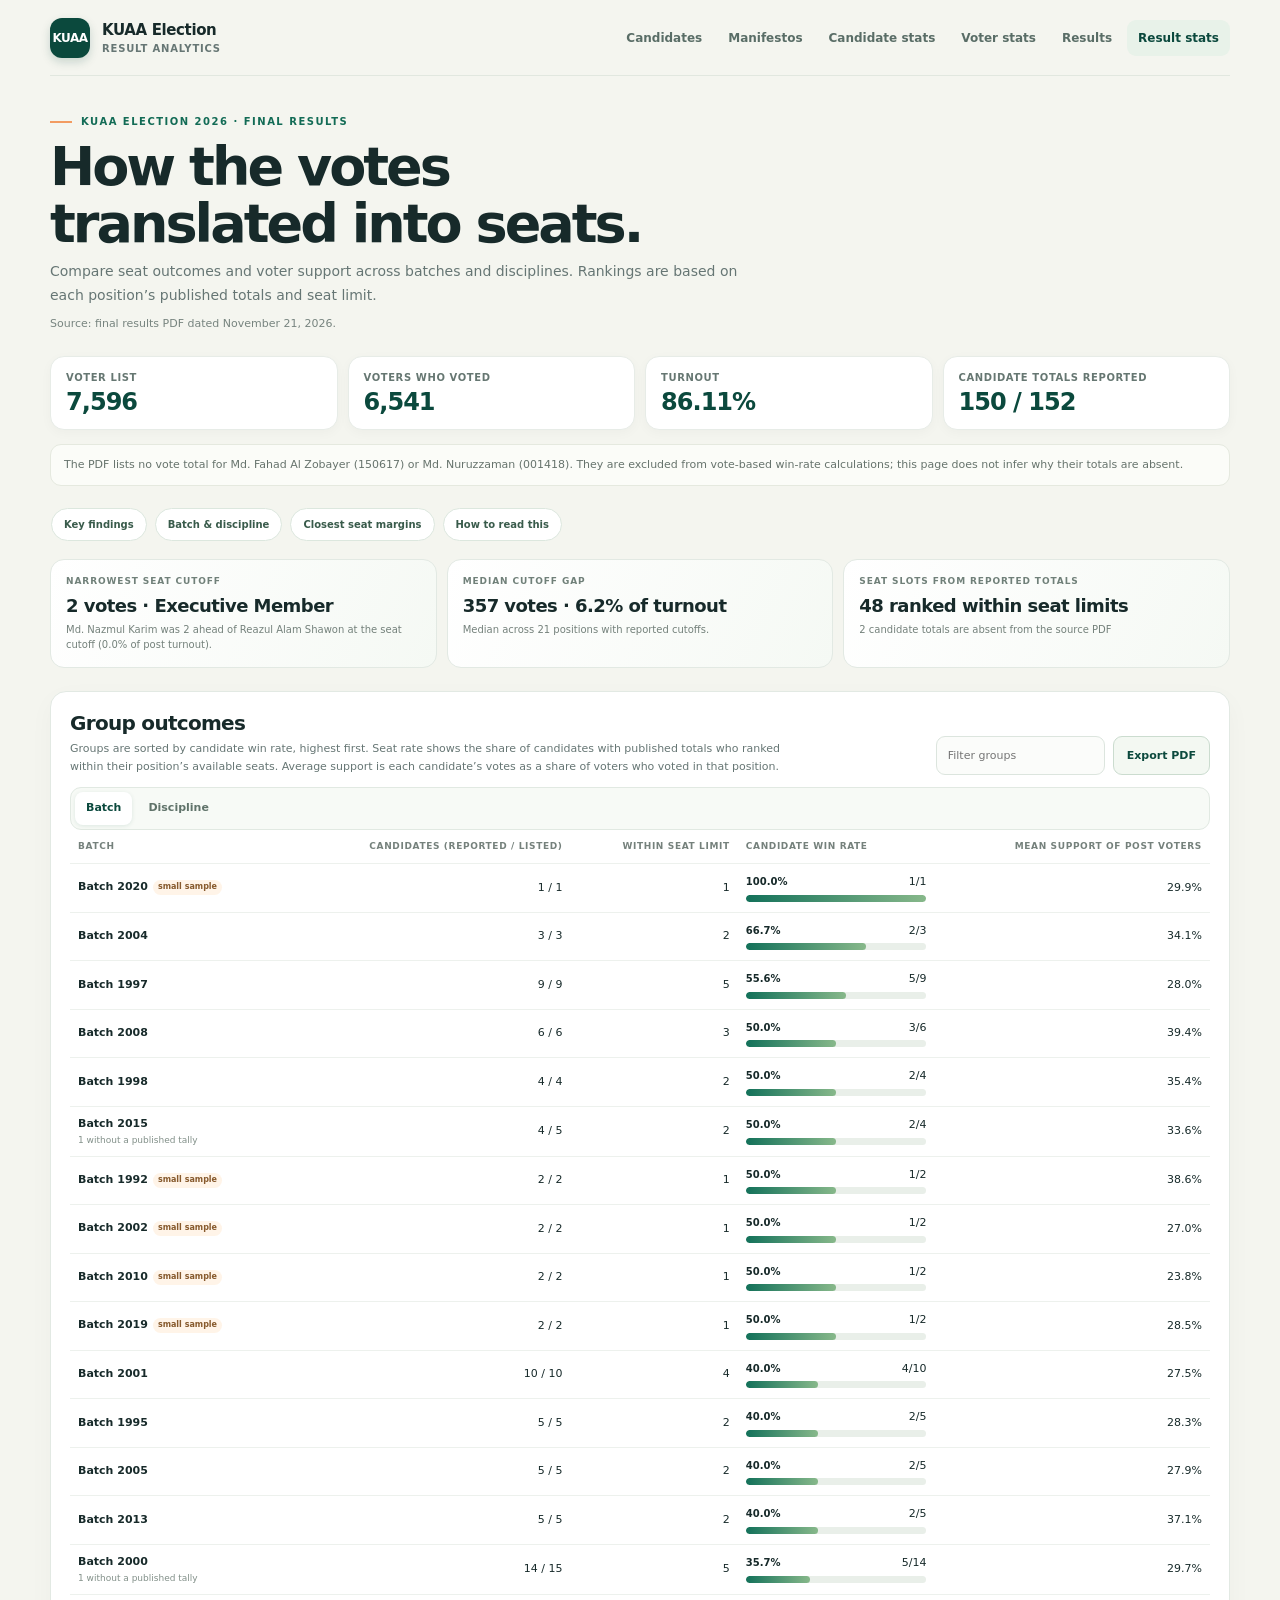
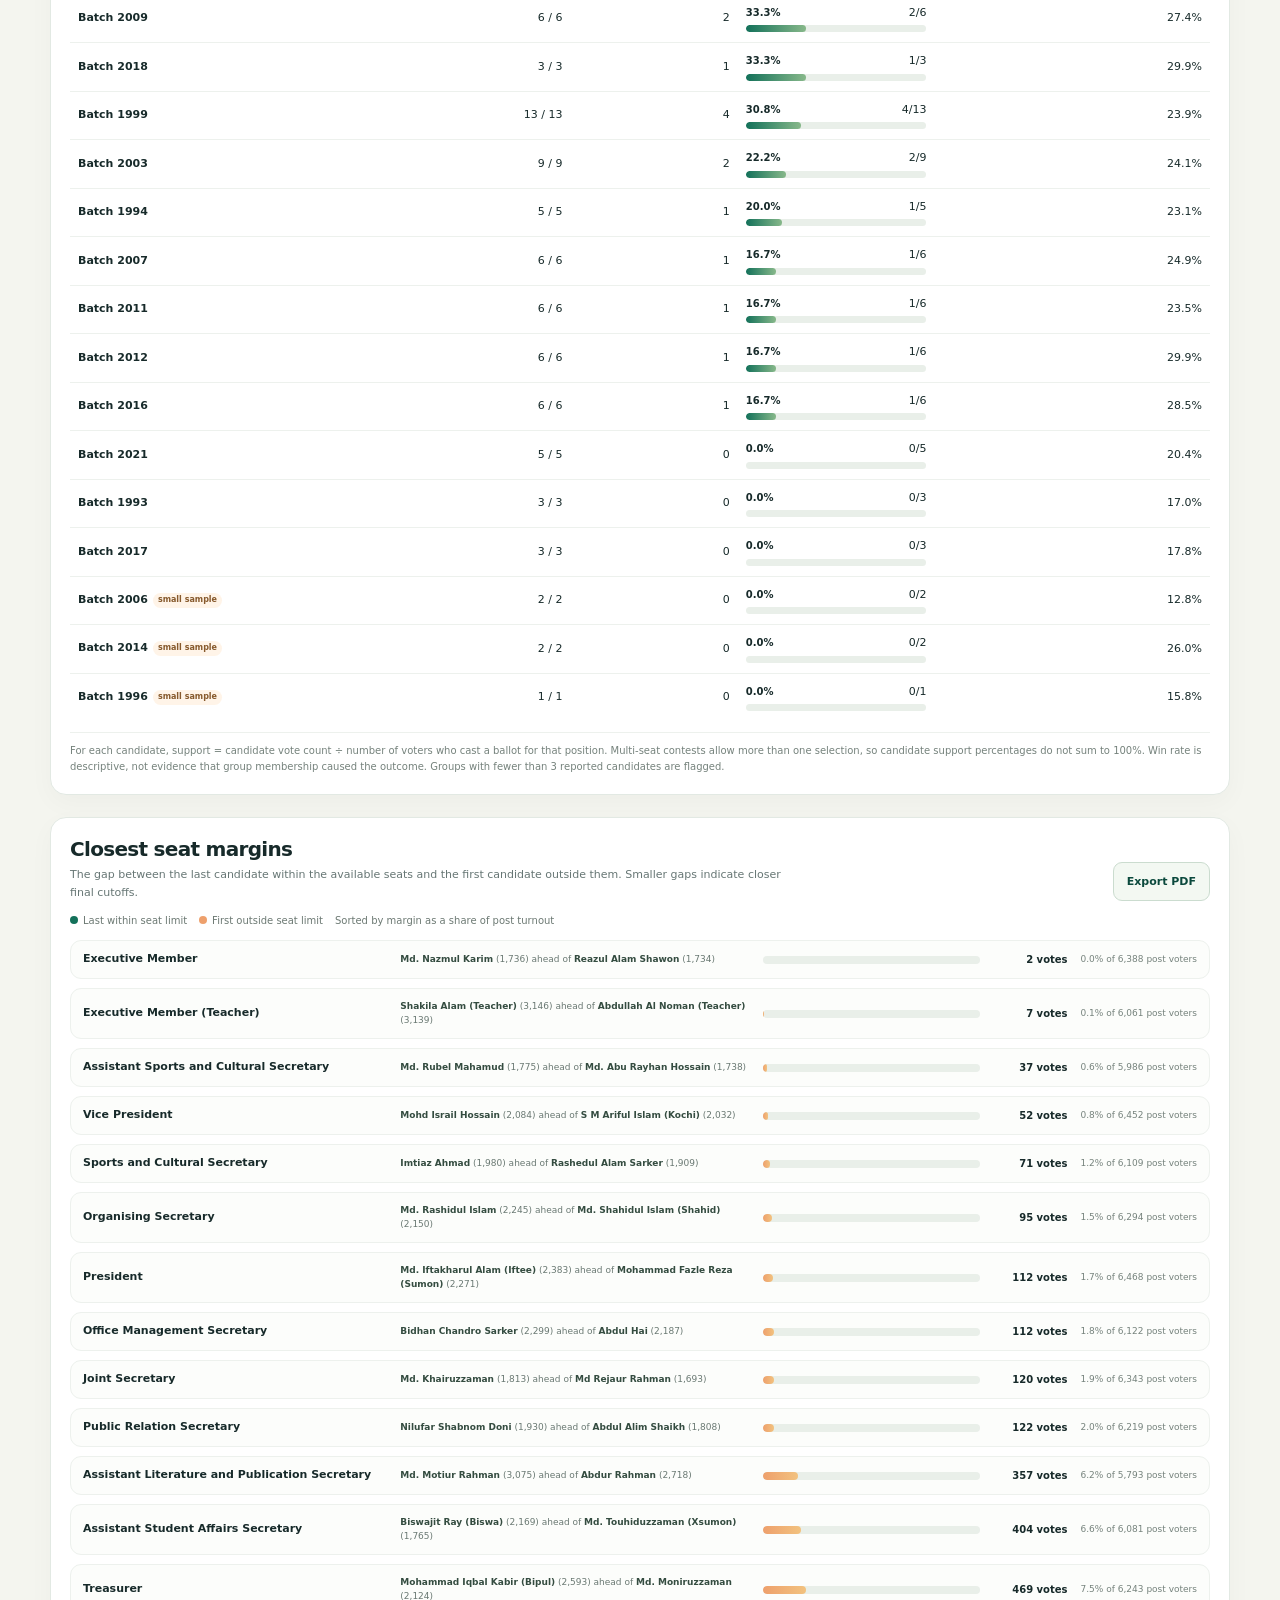
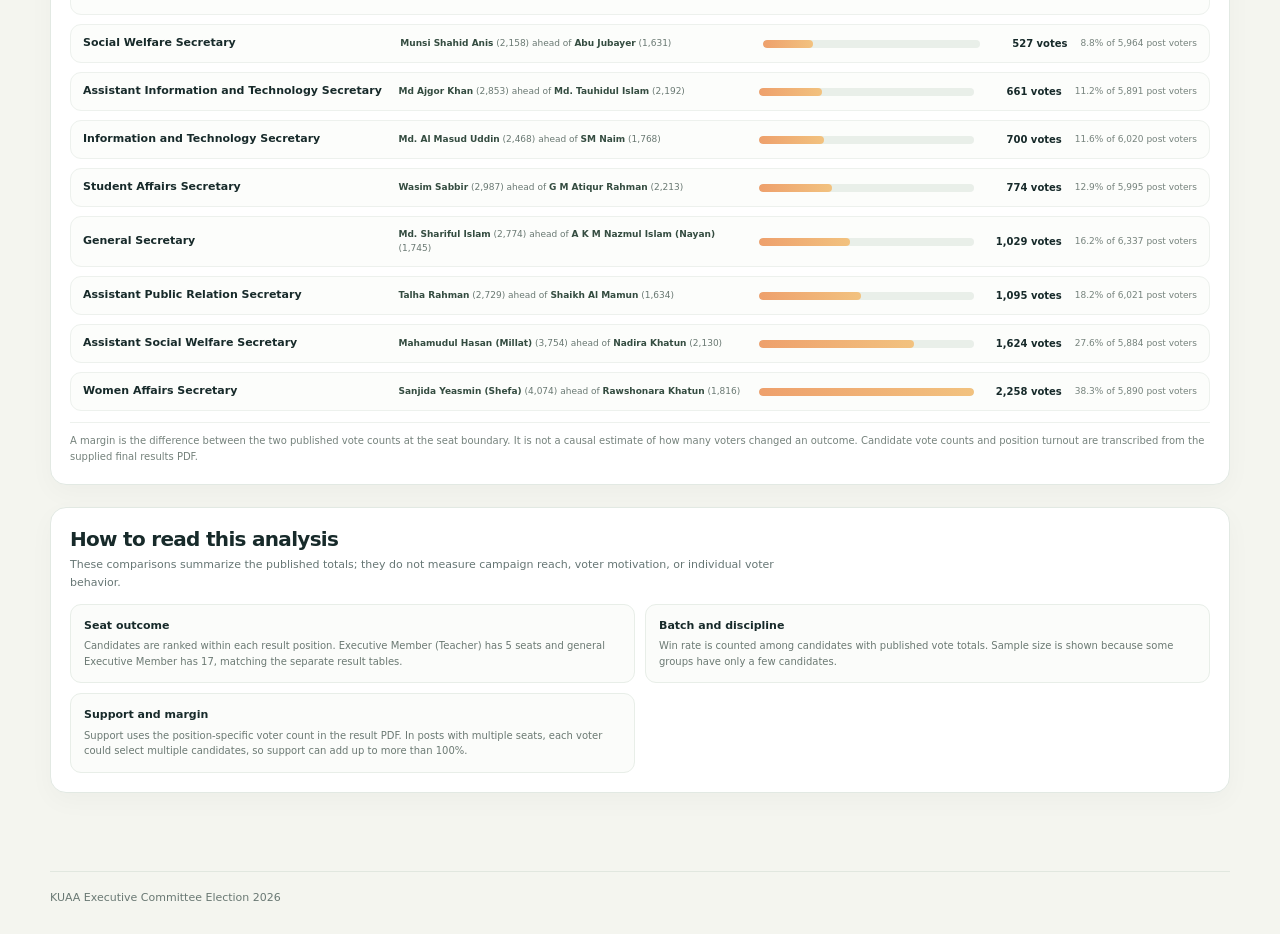
<file: result-stats.html>
<!doctype html>
<html lang="en">
<head>
  <meta charset="utf-8">
  <meta name="viewport" content="width=device-width, initial-scale=1">
  <meta name="theme-color" content="#f5f7f3">
  <meta name="description" content="Analyze KUAA Election 2026 results by batch, discipline, and seat margins.">
  <title>KUAA Election 2026 — Result Stats</title>
  <style>
    :root{--ink:#152a2b;--muted:#617270;--paper:#f5f7f3;--card:#fff;--line:#dfe7e1;--green:#13715a;--green-dark:#0d5041;--lime:#dcf47c;--orange:#eea06c;--shadow:0 12px 32px rgba(19,49,39,.07)}
    *{box-sizing:border-box}body{margin:0;background:linear-gradient(180deg,#f9faf7 0,#f5f7f3 440px);color:var(--ink);font:15px/1.5 Inter,ui-sans-serif,system-ui,-apple-system,BlinkMacSystemFont,"Segoe UI",sans-serif}a{color:inherit}.shell{width:min(1160px,calc(100% - 48px));margin:auto}
    .topbar{height:72px;display:flex;align-items:center;justify-content:space-between;gap:8px;border-bottom:1px solid #e6ebe6}.brand{display:flex;align-items:center;gap:12px;text-decoration:none;flex:none}.brand-mark{width:40px;height:40px;border-radius:12px;background:linear-gradient(145deg,#116d55,#0b493d);display:grid;place-items:center;color:white;font-size:12px;font-weight:800;letter-spacing:-.04em;box-shadow:0 4px 10px #0b493d2e}.brand-name{font-weight:750;letter-spacing:-.025em}.brand-sub{display:block;color:var(--muted);font-size:10px;font-weight:600;letter-spacing:.08em;text-transform:uppercase}.top-nav{display:flex;align-items:center;gap:4px;max-width:70%;min-width:0;overflow-x:auto;scrollbar-width:none}.top-nav::-webkit-scrollbar{display:none}.nav-link{flex:none;padding:8px 10px;border-radius:9px;color:#596d66;font-size:11px;font-weight:700;text-decoration:none;white-space:nowrap}.nav-link:hover,.nav-link:focus-visible,.nav-link[aria-current=page]{background:#e8f2e9;color:var(--green-dark)}
    main{padding:0 0 56px}.hero{padding:38px 0 24px}.eyebrow{display:flex;align-items:center;gap:9px;color:var(--green);font-size:10px;font-weight:800;letter-spacing:.15em;text-transform:uppercase}.eyebrow:before{content:"";width:22px;height:2px;background:var(--orange)}h1{margin:10px 0 8px;font-size:clamp(36px,5vw,54px);line-height:1;letter-spacing:-.06em}.intro{max-width:730px;margin:0;color:#586b68;font-size:14px;line-height:1.7}.source-note{margin:8px 0 0;color:#77847f;font-size:11px}
    .summary{display:grid;grid-template-columns:repeat(4,1fr);gap:10px;margin:0 0 14px}.stat{min-height:74px;padding:13px 15px;border:1px solid #e7ece7;border-radius:14px;background:#fff;box-shadow:0 3px 12px #172a2a08}.stat-label{display:block;color:#667772;font-size:10px;font-weight:750;letter-spacing:.06em;text-transform:uppercase}.stat-value{display:block;margin-top:5px;color:var(--green-dark);font-size:24px;font-weight:850;letter-spacing:-.04em;line-height:1;font-variant-numeric:tabular-nums}.context-note{margin:0 0 21px;padding:11px 13px;border:1px solid #e5e9df;border-radius:11px;background:#fbfcf8;color:#66736c;font-size:11px;line-height:1.6}
    .insights{display:grid;grid-template-columns:repeat(3,1fr);gap:10px;margin:0 0 23px}.insight{min-height:100px;padding:15px;border:1px solid #e2e9e3;border-radius:14px;background:linear-gradient(115deg,#fff,#f5f9f4)}.insight-label{display:block;color:#708079;font-size:9px;font-weight:800;letter-spacing:.1em;text-transform:uppercase}.insight strong{display:block;margin-top:6px;font-size:18px;line-height:1.25;letter-spacing:-.03em}.insight small{display:block;margin-top:5px;color:#74817b;font-size:10px}
    .panel{margin:0 0 22px;padding:19px;border:1px solid #e2e9e3;border-radius:16px;background:#fff;box-shadow:0 8px 26px #172a2a08;scroll-margin-top:20px}.panel-head{display:flex;align-items:flex-end;justify-content:space-between;gap:15px;margin-bottom:12px}.panel h2{margin:0;font-size:20px;line-height:1.2;letter-spacing:-.035em}.panel-copy{max-width:720px;margin:5px 0 0;color:var(--muted);font-size:11px;line-height:1.6}.section-nav{display:flex;gap:8px;margin:0 0 13px;overflow:auto;padding:1px 1px 5px}.section-nav a{flex:none;padding:8px 12px;border:1px solid #dce7de;border-radius:99px;background:#fff;color:#395b4b;text-decoration:none;font-size:10px;font-weight:700}.section-nav a:hover{border-color:#9ab8a2;background:#f4f8f3}
    .dimension-switch{display:flex;gap:5px;padding:4px;border:1px solid #e1e9e2;border-radius:11px;background:#f7faf6}.dimension-button{padding:8px 11px;border:0;border-radius:8px;background:transparent;color:#60736a;font:inherit;font-size:11px;font-weight:750;cursor:pointer;white-space:nowrap}.dimension-button[aria-pressed=true]{background:#fff;color:var(--green-dark);box-shadow:0 1px 4px #0d50411c}.dimension-button:focus-visible,.search:focus-visible{outline:3px solid #13715a35;outline-offset:2px}.search{width:min(280px,100%);height:39px;padding:0 11px;border:1px solid #dce5de;border-radius:9px;background:#fbfcfa;color:var(--ink);font:inherit;font-size:11px}.chart-wrap{overflow-x:auto}.metric-table{width:100%;border-collapse:collapse;min-width:730px;font-size:11px}.metric-table th,.metric-table td{padding:10px 8px;border-bottom:1px solid #edf1ed;text-align:left;vertical-align:middle}.metric-table th{color:#75817c;font-size:9px;font-weight:800;letter-spacing:.07em;text-transform:uppercase}.metric-table tr:last-child td{border-bottom:0}.metric-table td.num,.metric-table th.num{text-align:right;font-variant-numeric:tabular-nums;white-space:nowrap}.group-name{font-weight:750;line-height:1.35}.group-sub{display:block;margin-top:2px;color:#829089;font-size:9px;font-weight:500}.rate-cell{min-width:145px}.rate-top{display:flex;justify-content:space-between;gap:8px;margin-bottom:4px;font-variant-numeric:tabular-nums}.rate-top strong{font-size:10px}.bar-track{height:7px;overflow:hidden;border-radius:99px;background:#e9efe9}.bar-fill{height:100%;border-radius:inherit;background:linear-gradient(90deg,#13715a,#87b88a)}.sample-flag{display:inline-block;margin-left:5px;padding:2px 5px;border-radius:99px;background:#fff4e8;color:#875a2d;font-size:8px;font-weight:750;vertical-align:middle}.table-footnote{margin:11px 0 0;padding-top:10px;border-top:1px solid #edf1ed;color:#75827c;font-size:10px;line-height:1.6}.empty{padding:24px;text-align:center;color:#75827c;font-size:12px}
    .margin-grid{display:grid;gap:9px}.margin-row{display:grid;grid-template-columns:minmax(170px,1fr) minmax(210px,1.15fr) minmax(160px,1fr) auto;gap:13px;align-items:center;padding:11px 12px;border:1px solid #edf1ed;border-radius:11px;background:#fcfdfb}.margin-position{font-size:11px;font-weight:750;line-height:1.35}.margin-candidates{color:#697872;font-size:9px;line-height:1.5}.margin-candidates strong{color:#344c40}.margin-viz{display:grid;grid-template-columns:1fr auto;gap:8px;align-items:center}.margin-track{height:8px;overflow:hidden;border-radius:99px;background:#e9efe9}.margin-fill{height:100%;border-radius:99px;background:linear-gradient(90deg,#eea06c,#f2c27f)}.margin-value{min-width:80px;text-align:right;font-size:10px;font-weight:800;font-variant-numeric:tabular-nums}.margin-percent{color:#75827c;font-size:9px;text-align:right;font-variant-numeric:tabular-nums}.margin-legend{display:flex;flex-wrap:wrap;gap:12px;margin:0 0 12px;color:#6c7973;font-size:10px}.legend-dot{display:inline-block;width:8px;height:8px;margin-right:5px;border-radius:50%;background:#eea06c}.winner-dot{background:#13715a}
    .panel-actions{display:flex;align-items:center;gap:8px}.export-button{flex:none;height:39px;padding:0 13px;border:1px solid #cbdccf;border-radius:9px;background:#f3f8f2;color:var(--green-dark);font:inherit;font-size:11px;font-weight:750;cursor:pointer}.export-button:hover{background:#e8f2e9;border-color:#9ab8a2}.export-button:focus-visible{outline:3px solid #13715a35;outline-offset:2px}.method{display:grid;grid-template-columns:repeat(2,1fr);gap:10px}.method-item{padding:13px;border:1px solid #e8eee8;border-radius:11px;background:#fbfcfa}.method-item h3{margin:0 0 4px;font-size:11px}.method-item p{margin:0;color:#6b7973;font-size:10px;line-height:1.55}.foot{border-top:1px solid var(--line);padding:18px 0 28px;color:#697873;font-size:11px}.foot a{text-decoration:none;font-weight:700}.foot a:hover{color:var(--green);text-decoration:underline}
    @media(max-width:850px){.summary{grid-template-columns:repeat(2,1fr)}.margin-row{grid-template-columns:minmax(145px,1fr) minmax(170px,1fr) auto}.margin-percent{display:none}.margin-candidates{grid-column:1}.margin-viz{grid-column:2}.margin-value{grid-column:3;grid-row:1 / span 2}}
    @media(max-width:700px){.shell{width:calc(100% - 32px)}.topbar{height:auto;min-height:68px}.top-nav{max-width:62%}.hero{padding:28px 0 20px}.insights{grid-template-columns:1fr}.insight{min-height:auto}.panel{padding:15px}.panel-head{align-items:flex-start;flex-direction:column}.dimension-switch{width:100%;overflow:auto}.dimension-button{flex:1}.search{width:100%}.margin-row{grid-template-columns:1fr auto;gap:8px}.margin-position{grid-column:1}.margin-viz{grid-column:1}.margin-candidates{grid-column:1}.margin-value{grid-column:2;grid-row:1 / span 2}.method{grid-template-columns:1fr}}
    @media(max-width:430px){.shell{width:calc(100% - 24px)}.brand{gap:8px}.brand-mark{width:35px;height:35px}.brand-name{font-size:13px}.brand-sub{font-size:8px}.top-nav{max-width:59%;gap:1px}.nav-link{padding:7px 8px;font-size:10px}.summary{gap:7px}.stat{min-height:68px;padding:10px}.stat-value{font-size:20px}.dimension-button{padding:7px 8px;font-size:10px}.margin-position{font-size:10px}}
    @media(max-width:700px){.panel-actions{width:100%}.panel-actions .search{flex:1;min-width:0}.panel-actions .export-button{white-space:nowrap}}
    @media print{@page{size:landscape;margin:12mm}body[data-print-target]>:not(main){display:none!important}body[data-print-target] main{width:100%;max-width:none;margin:0;padding:0}body[data-print-target] main>*:not(#group-analysis):not(#cutoff){display:none!important}body[data-print-target="group-analysis"] main>*:not(#group-analysis){display:none!important}body[data-print-target="cutoff"] main>*:not(#cutoff){display:none!important}body[data-print-target] .panel{margin:0;padding:0;border:0;border-radius:0;box-shadow:none;background:#fff}body[data-print-target] .panel-actions,body[data-print-target] .dimension-switch,body[data-print-target] .export-button{display:none!important}body[data-print-target] .panel-head{display:block;margin-bottom:10px}body[data-print-target] .panel-copy{max-width:none}body[data-print-target] .chart-wrap{overflow:visible}body[data-print-target] .metric-table{width:100%;min-width:0;font-size:9pt}body[data-print-target] .metric-table th,body[data-print-target] .metric-table td{padding:6px 5px}body[data-print-target] .rate-cell{min-width:100px}body[data-print-target] .margin-row{break-inside:avoid}body[data-print-target] .table-footnote{font-size:8pt;color:#444}body[data-print-target] *{-webkit-print-color-adjust:exact;print-color-adjust:exact}}
    @media(prefers-reduced-motion:reduce){*{scroll-behavior:auto!important;transition:none!important}}
  </style>
  <link rel="stylesheet" href="site.css">
</head>
<body>
  <header class="shell topbar">
    <a class="brand" href="./index.html" aria-label="KUAA Election 2026 home"><span class="brand-mark">KUAA</span><span class="brand-name">KUAA Election<span class="brand-sub">Result analytics</span></span></a>
    <nav class="top-nav" aria-label="Main navigation"><a class="nav-link" href="index.html">Candidates</a><a class="nav-link" href="manifesto-insights.html">Manifestos</a><a class="nav-link" href="stats.html">Candidate stats</a><a class="nav-link" href="voters.html">Voter stats</a><a class="nav-link" href="results.html">Results</a><a class="nav-link" href="result-stats.html" aria-current="page">Result stats</a></nav>
  </header>
  <!-- Generated candidate snapshot from candidates.json; Codex refreshes this when candidate data changes. -->
  <script id="candidate-data" type="application/json">
[
  {
    "position": "President",
    "name": "Khurshid Shahid Almeher (Tonmoy)",
    "discipline": "Architecture",
    "studentId": "920110",
    "batch": 1992,
    "photo": "public/candidates/920110.jpg",
    "campaignSlogan": "পরিবর্তনের অঙ্গীকারে সমৃদ্ধির আহ্বানে",
    "voteCount": 875,
    "manifesto": {
      "title": "নির্বাচনী ইশতেহার",
      "language": "bn",
      "introduction": [
        "একটি যথার্থ ও অন্তর্ভুক্তিমূলক, কার্যকর, স্বচ্ছ, শক্তিশালী ও গতিশীল অ্যালামনাই অ্যাসোসিয়েশন গঠন করাই মূল লক্ষ্য। বিশ্ববিদ্যালয়ের শিক্ষার্থীরা স্নাতক ও স্নাতকোত্তর সম্পন্ন করার পর কর্মক্ষেত্রে প্রবেশ, উচ্চশিক্ষার জন্য বিদেশে গমন, দেশীয় ও আন্তর্জাতিক সংস্থায় চাকরি-সংস্থান এবং সিনিয়র-জুনিয়রদের মধ্যে শক্তিশালী সম্পর্ক গড়ে তুলতে KUAA-এর কার্যকর ভূমিকা নিশ্চিত করতে আমি বদ্ধপরিকর। নির্বাচিত হলে নিম্নোক্ত উদ্যোগগুলো গ্রহণ করব।"
      ],
      "sections": [
        {
          "title": "প্রথম অংশ: সদস্যসেবা ও সাংগঠনিক ভিত্তি (দফা ১–৭)",
          "items": [
            "স্বয়ংক্রিয় সদস্যপদ (Auto Membership): খুলনা বিশ্ববিদ্যালয় থেকে স্নাতক সম্পন্ন করার পরপরই সবাইকে KUAA-এর সদস্য হিসেবে অন্তর্ভুক্ত করা।",
            "একটি ডিজিটাল ডেটাবেজ (One Digital Database): ডিজিটাল মাধ্যমে সব অ্যালামনাই সদস্যের তথ্য সংগ্রহ করে একটি সমন্বিত ডেটাবেজ তৈরি।",
            "নিজস্ব অফিস (Our Own Office): KUAA-এর নিজস্ব অফিস অর্জনের বিষয়ে নিবিড়ভাবে কাজ করা।",
            "স্থায়ী ঠিকানা (A Permanent Home): সদস্যদের অংশগ্রহণে KUAA-এর স্থায়ী ঠিকানা গঠনের পরিকল্পনা গ্রহণ।",
            "ঢাকায় হোস্টেল (Hostel in Dhaka): পড়াশোনা শেষে ঢাকায় আসা সদস্যদের আবাসনের জন্য হোস্টেল স্থাপনের উদ্যোগ গ্রহণ।",
            "সর্বত্র শাখা (Branches Everywhere): শক্তিশালী KUAA গঠনে দেশের বিভিন্ন জেলা এবং প্রাসঙ্গিক প্রবাসী দেশগুলোতে সক্রিয় শাখা কমিটি গঠন।",
            "শক্তিশালী তহবিল (A Stronger Fund): অ্যাসোসিয়েশনের তহবিল শক্তিশালী করতে উদ্ভাবনী, কার্যকর ও টেকসই পদক্ষেপ গ্রহণ।"
          ]
        },
        {
          "title": "দ্বিতীয় অংশ: অর্জন, সংযোগ ও জবাবদিহি (দফা ৮–১৪)",
          "items": [
            "অর্জনকে সম্মাননা (Honouring Achievers): KUAA-এর পক্ষ থেকে সদস্যদের পেশাগত জীবনের অর্জন ও উৎকর্ষকে স্বীকৃতি দেওয়া।",
            "বৃহত্তর চাকরি মেলা (A Bigger Job Fair): সদস্যদের নেটওয়ার্ক ও বিশ্ববিদ্যালয়ের সহযোগিতা কাজে লাগিয়ে চাকরি মেলাকে আরও বিস্তৃত, বাস্তবমুখী ও কার্যকর করা।",
            "অ্যালামনাই লাউঞ্জ (Alumni Lounge): বিশ্ববিদ্যালয় প্রশাসনের সহযোগিতায় ক্যাম্পাসে শিক্ষার্থী ও অ্যালামনাইদের মতবিনিময়ের জন্য ‘অ্যালামনাই লাউঞ্জ’ স্থাপনের উদ্যোগ নেওয়া।",
            "গ্র্যান্ড রিইউনিয়ন (Grand Reunion): পরবর্তী নির্বাহী পরিষদের মেয়াদে একটি সফল ও স্মরণীয় পুনর্মিলনীর আয়োজন করা।",
            "KUAA বৃত্তি (KUAA Scholarship): মেধাবী, অসচ্ছল ও যোগ্য শিক্ষার্থীদের জন্য আর্থিক প্রয়োজনে ‘KUAA স্কলারশিপ স্কিম’ চালু করা।",
            "KUAA কল্যাণ তহবিল (KUAA Welfare Fund): KUAA-এর সদস্য এবং দেশ ও দেশের কল্যাণে ব্যবহারের জন্য ‘KUAA ওয়েলফেয়ার ফান্ড’ স্থাপন।",
            "স্বচ্ছতা ও জবাবদিহিতা (Transparency & Accountability): KUAA-এর প্রতিটি কার্যক্রমে পরিমাপযোগ্য স্বচ্ছতা ও জবাবদিহিতা নিশ্চিত করা।"
          ]
        }
      ]
    }
  },
  {
    "position": "President",
    "name": "Mohammad Fazle Reza (Sumon)",
    "discipline": "Urban and Rural Planning",
    "studentId": "930409",
    "batch": 1993,
    "photo": "public/candidates/930409.jpg",
    "campaignSlogan": "আমরা খুবিয়ান এক আত্মার বন্ধন",
    "voteCount": 2271,
    "manifesto": {
      "title": "নির্বাচনী ইশতেহার ২০২৬ — আমাদের ৭টি অগ্রাধিকারমূলক অঙ্গীকার",
      "language": "bn",
      "introduction": [
        "প্রিয় খুবিয়ান, আগামী ২০ নভেম্বর অনুষ্ঠিতব্য KUAA কার্যনির্বাহী পরিষদের নির্বাচনে আমি একজন প্রার্থী। এই নির্বাচন শুধু নেতৃত্ব নির্বাচনের উপলক্ষ নয়; বরং আমাদের প্রিয় সংগঠনকে আরও ঐক্যবদ্ধ, কার্যকর ও কল্যাণমুখী করে গড়ে তোলার একটি সুযোগ।",
        "আমি বিশ্বাস করি, KUAA কোনো ব্যক্তি বা গোষ্ঠীর সংগঠন নয়; এটি সকল খুবিয়ানের সম্মিলিত পরিবার। কার্যনির্বাহী পরিষদও একক সিদ্ধান্ত বাস্তবায়নের জায়গা নয়; এটি পারস্পরিক শ্রদ্ধা, সহযোগিতা ও সম্মিলিত উদ্যোগে কাজ করার একটি প্ল্যাটফর্ম। এই বিশ্বাস থেকেই ব্যক্তিগত প্রতিশ্রুতির পরিবর্তে “আমরা” শব্দটিকে সামনে রেখে আগামী দিনের জন্য সাতটি অগ্রাধিকারমূলক ভাবনা তুলে ধরছি।"
      ],
      "sections": [
        {
          "title": "ঐক্যবদ্ধ ও অন্তর্ভুক্তিমূলক KUAA",
          "items": [
            "দল, মত, ব্যাচ, ডিসিপ্লিন ও পেশার ভিন্নতা ভুলে KUAA-কে একটি অরাজনৈতিক, সবার জন্য উন্মুক্ত ও সম্প্রীতিপূর্ণ সংগঠন হিসেবে গড়ে তোলা। নির্বাচন শেষে সকল প্রার্থী ও আগ্রহী অ্যালামনাইকে সাংগঠনিক কার্যক্রমে সম্পৃক্ত করা এবং নিয়মিত পারিবারিক, ক্রীড়া ও সাংস্কৃতিক আয়োজনের মাধ্যমে পারস্পরিক বন্ধন সুদৃঢ় করা।"
          ]
        },
        {
          "title": "ক্যারিয়ার উন্নয়ন ও উদ্যোক্তা সহযোগিতা",
          "items": [
            "নবীন গ্র্যাজুয়েটদের জন্য ক্যারিয়ার কাউন্সেলিং, জব ফেয়ার, ইন্টার্নশিপ ও মেন্টরশিপ প্রোগ্রাম চালু করা। পাশাপাশি খুবিয়ান উদ্যোক্তা ও পেশাজীবীদের মধ্যে ব্যবসায়িক যোগাযোগ ও সহযোগিতা এবং বিদেশে উচ্চশিক্ষা ও গবেষণার দিকনির্দেশনার সুযোগ তৈরি করা।"
          ]
        },
        {
          "title": "কল্যাণ তহবিল, মানবিক ও আইন সহায়তা",
          "items": [
            "বিপদগ্রস্ত খুবিয়ানদের পাশে দাঁড়াতে স্বচ্ছ ও টেকসই কল্যাণ তহবিল গঠন, আইনসম্মত ও নিরাপদ বিনিয়োগ কাঠামোর সম্ভাবনা যাচাই, দেশব্যাপী রক্তদাতা নেটওয়ার্ক তৈরি এবং মেধাবী ও আর্থিকভাবে অসচ্ছল শিক্ষার্থীদের জন্য KUAA শিক্ষাবৃত্তি চালুর উদ্যোগ।",
            "KUAA-এর সাংগঠনিক কাঠামোর অধীনে একটি বিশেষায়িত পেশাজীবী প্ল্যাটফর্ম হিসেবে “KUAA Legal Affairs Wing” গঠনের প্রস্তাব।"
          ]
        },
        {
          "title": "ঢাকায় KUAA-এর নিজস্ব কার্যালয় ও অতিথিকক্ষ",
          "items": [
            "অ্যালামনাইদের যোগাযোগ, সাংগঠনিক কার্যক্রম ও পারস্পরিক সহযোগিতার কেন্দ্র হিসেবে ঢাকায় একটি স্থায়ী কার্যালয় প্রতিষ্ঠা। পাশাপাশি বিভিন্ন প্রয়োজনে ঢাকায় আগত খুবিয়ানদের জন্য নিরাপদ ও সাশ্রয়ী অতিথিকক্ষ গড়ে তোলা।"
          ]
        },
        {
          "title": "ডিজিটাল KUAA ও বৈশ্বিক নেটওয়ার্ক",
          "items": [
            "সদস্যদের তথ্যের গোপনীয়তা ও নিরাপত্তা নিশ্চিত করে কেন্দ্রীয় অ্যালামনাই ডেটাবেজ, আধুনিক মোবাইল অ্যাপ ও KUAA Job Portal তৈরি। দেশের বিভিন্ন অঞ্চল এবং বিদেশে অ্যালামনাই চ্যাপ্টার গঠন ও সক্রিয় করার মাধ্যমে বিশ্বব্যাপী খুবিয়ানদের একটি কার্যকর নেটওয়ার্ক গড়ে তোলা।"
          ]
        },
        {
          "title": "খুলনা বিশ্ববিদ্যালয়ের উন্নয়নে অবদান",
          "items": [
            "বিশ্ববিদ্যালয়ের শিক্ষা, গবেষণা ও উদ্ভাবনে অ্যালামনাইদের দক্ষতা ও অভিজ্ঞতাকে কাজে লাগানো, দেশি-বিদেশি শিল্পপ্রতিষ্ঠানের সঙ্গে সহযোগিতার সুযোগ তৈরি এবং প্রিয় বিশ্ববিদ্যালয়ের ইতিহাস, ঐতিহ্য ও অর্জন সংরক্ষণে উদ্যোগ গ্রহণ।"
          ]
        },
        {
          "title": "স্বচ্ছতা, জবাবদিহিতা ও সদস্যদের অধিকার",
          "items": [
            "সংগঠনের আয়-ব্যয়ের হিসাব ও স্বাধীন অডিট প্রতিবেদন সদস্যদের জন্য উন্মুক্ত রাখা, নিয়মিত কাজের অগ্রগতি প্রকাশ এবং প্রতিটি সিদ্ধান্তে গণতন্ত্র, ন্যায়সংগত আচরণ ও সদস্যদের মতামতকে গুরুত্ব দেওয়া।"
          ]
        },
        {
          "title": "বাস্তবায়নের পরিকল্পনা",
          "items": [
            "প্রথম ১০০ দিন: বিষয়ভিত্তিক উপকমিটি গঠন, কেন্দ্রীয় ডেটাবেজের কাজ শুরু, কল্যাণ তহবিলের নীতিমালা প্রণয়ন ও ব্লাড ডোনার নেটওয়ার্ক চালুর উদ্যোগ।",
            "প্রথম বছর: ঢাকায় কার্যালয় স্থাপনের প্রক্রিয়া শুরু, ক্যারিয়ার ও মেন্টরশিপ কার্যক্রম, শিক্ষাবৃত্তি এবং দেশ-বিদেশে অ্যালামনাই চ্যাপ্টার সক্রিয়করণ।",
            "২ থেকে ৩ বছর: আর্থিক সক্ষমতা ও প্রয়োজনীয় অনুমোদন সাপেক্ষে স্থায়ী কার্যালয় ও অতিথিকক্ষ প্রতিষ্ঠা, পূর্ণাঙ্গ ডিজিটাল সেবা এবং টেকসই কল্যাণ তহবিল ও আন্তর্জাতিক নেটওয়ার্ক সম্প্রসারণ।",
            "সকল কার্যক্রম KUAA-এর গঠনতন্ত্র, প্রচলিত আইন, আর্থিক সামর্থ্য ও সদস্যদের সম্মিলিত অংশগ্রহণের ভিত্তিতে বাস্তবায়নের উদ্যোগ নেওয়া হবে।"
          ]
        }
      ],
      "conclusion": [
        "প্রিয় খুবিয়ান, নির্বাচনে প্রতিদ্বন্দ্বিতা থাকবে, মতের ভিন্নতা থাকবে। কিন্তু আমাদের বন্ধুত্ব, পারস্পরিক শ্রদ্ধা ও আত্মিক সম্পর্ক যেন কোথাও বিভাজিত না হয়। নির্বাচনে কেউ জয়ী হবেন, কেউ হবেন না; কিন্তু আমরা সবাই খুবিয়ান, একই পরিবারের সদস্য।",
        "আমি বিশ্বাস করি, নেতৃত্ব মানে একক কর্তৃত্ব নয়, সম্মিলিত দায়িত্ব। নির্বাচিত হওয়ার সুযোগ পেলে প্রতিদ্বন্দ্বী প্রার্থীসহ সকল খুবিয়ানকে সঙ্গে নিয়ে কাজ করতে চাই। নির্বাচনের ফলাফল যা-ই হোক, প্রিয় সংগঠনের কল্যাণে আমার সহযোগিতা অব্যাহত থাকবে।",
        "আসুন, ২০ নভেম্বর যোগ্যতা, অভিজ্ঞতা ও কর্মপরিকল্পনা বিবেচনা করে ভোট দিই। সম্মিলিত প্রচেষ্টায় গড়ে তুলি একটি আধুনিক, স্বচ্ছ, মানবিক ও অন্তর্ভুক্তিমূলক KUAA।"
      ]
    }
  },
  {
    "position": "President",
    "name": "Md. Najmul Ahasan Prince",
    "discipline": "Business Administration",
    "studentId": "950340",
    "batch": 1995,
    "campaignSlogan": "ঐক্যবদ্ধ খুবিয়ান",
    "photo": "public/candidates/950340.jpg",
    "voteCount": 939,
    "manifesto": {
      "title": "নির্বাচনী ইশতেহার ২০২৬ — ঐক্যবদ্ধ খুবিয়ান, পরিবর্তনের প্রত্যয়",
      "language": "bn",
      "introduction": [
        "খুলনা বিশ্ববিদ্যালয় অ্যালামনাই অ্যাসোসিয়েশন (কুআ) একটি আধুনিক, কল্যাণমুখী ও কার্যকর প্ল্যাটফর্মে রূপান্তর করতে আমরা প্রতিশ্রুতিবদ্ধ। এই ইশতেহার গতানুগতিক প্রতিশ্রুতি নয়; বরং প্রতিটি খুবিয়ানের জন্য সুনির্দিষ্ট লক্ষ্যভিত্তিক একটি বাস্তবসম্মত কর্মপরিকল্পনা।"
      ],
      "sections": [
        {
          "title": "উচ্চশিক্ষা ও আন্তর্জাতিক এক্সচেঞ্জ প্রোগ্রাম",
          "items": [
            "প্রফেশনাল মেন্টরশিপ: উচ্চশিক্ষায় আগ্রহী গ্র্যাজুয়েটদের পথ দেখাতে সফল একাডেমিকদের নিয়ে একটি মেন্টরশিপ পুল গঠন এবং নিয়মিত গাইডলাইন সেশনের আয়োজন। কল্যাণ তহবিল থেকে বিশেষ করে আর্থিকভাবে অসচ্ছল গ্র্যাজুয়েটদের সহায়তা এবং রেফারেন্স নেটওয়ার্ক তৈরি।",
            "এক্সচেঞ্জ প্রোগ্রাম: শিক্ষার্থীদের আন্তর্জাতিক অভিজ্ঞতা অর্জনে বিদেশি বিশ্ববিদ্যালয়ের সঙ্গে সমঝোতা স্মারক ও এক্সচেঞ্জ প্রোগ্রাম চালুর উদ্যোগ। বিভিন্ন দেশ ও ক্যাম্পাসের মাধ্যমে গ্র্যাজুয়েটদের বিশ্বমানের প্রোগ্রামে অংশ নেওয়ার ব্যবস্থা।"
          ]
        },
        {
          "title": "ক্যারিয়ার গ্রোথ, জব ফেয়ার ও প্রাযুক্তিক প্রশিক্ষণ",
          "items": [
            "ভবিষ্যতের প্রযুক্তিভিত্তিক প্রশিক্ষণ: কৃত্রিম বুদ্ধিমত্তা (AI), ক্লাউড কম্পিউটিং, ভার্চুয়াল রিয়েলিটি (VR), অগমেন্টেড রিয়েলিটি (AR), ফিনটেক ও বায়োমেট্রিকসের মতো আধুনিক প্রযুক্তি বিষয়ে ব্যবহারিক ও হাতে-কলমে প্রশিক্ষণের আয়োজন।",
            "ডেডিকেটেড প্লেসমেন্ট সেল ও সিটি ব্যাংক: অ্যালামনাইদের পরিচালিত বিভিন্ন প্রতিষ্ঠানে যোগ্য প্রার্থীদের সুযোগ নিশ্চিত করতে বিশেষ প্লেসমেন্ট অফিস ও টিম গঠন; যাতে ক্যারিয়ার গঠনে কার্যকর নেটওয়ার্ক তৈরি হয়।",
            "চাকরি মেলা ও পোর্টাল: ক্যাম্পাসে নিয়মিত জব ফেয়ারের আয়োজন এবং অ্যালামনাই ওয়েবসাইটে সরাসরি চাকরির বিজ্ঞপ্তি প্রকাশের ব্যবস্থা।",
            "উদ্যোক্তা তৈরি: প্রতিষ্ঠিত উদ্যোক্তাদের সঙ্গে নবীন খুবিয়ানদের সংযোগ করে Backward and Forward Linkage তৈরি এবং উদ্যোগ তৈরিতে উৎসাহ দেওয়া।"
          ]
        },
        {
          "title": "পারিবারিক মেলবন্ধন ও জরুরি সেবা তহবিল",
          "items": [
            "অঞ্চলভিত্তিক KUAA কমিউনিটি: “খুবি গ্র্যাজুয়েট, একটি পরিবারের মতো”—এই মূলনীতির ভিত্তিতে দেশ ও দেশের বাইরে অঞ্চলভিত্তিক KUAA কমিউনিটি গড়ে তোলা।",
            "জরুরি সেবা টিম ও তহবিল: রক্তদান, গুরুতর অসুস্থতা, পারিবারিক সংকট বা জরুরি মুহূর্তে তাৎক্ষণিক পাশে দাঁড়ানোর জন্য সার্বক্ষণিক ডেডিকেটেড জরুরি সেবা টিম গঠন।",
            "শিক্ষা সহযোগিতা: শিক্ষার্থী ও বেকার গ্র্যাজুয়েটদের শিক্ষা ও কর্মজীবনে পদার্পণ সহজ করতে শিক্ষা সহযোগিতা তহবিল গঠন। সারা বিশ্বে ছড়িয়ে থাকা খুবি গ্র্যাজুয়েটরা তহবিলে অবদান রাখবেন এবং সামাজিক দায়বদ্ধতা থেকে ভূমিকা পালন করবেন, ইনশাআল্লাহ।"
          ]
        },
        {
          "title": "ক্যাম্পাসভিত্তিক ভূমিকা ও একাডেমিক সম্পৃক্ততা",
          "items": [
            "বিশেষজ্ঞদের অংশগ্রহণ: ক্যাম্পাসের শিক্ষা কার্যক্রমে দেশ-বিদেশের বিশেষজ্ঞ ও সফল গ্র্যাজুয়েটদের সম্পৃক্ততা ৩০% বৃদ্ধি করা।",
            "সৌহার্দ্যপূর্ণ পরিবেশ: ক্যাম্পাসের শিক্ষক-শিক্ষার্থী ও গ্র্যাজুয়েটদের পারস্পরিক সৌহার্দ্যপূর্ণ, সহযোগিতামূলক সম্পর্ক বজায় রাখতে ভূমিকা পালন।"
          ]
        },
        {
          "title": "নারী গ্র্যাজুয়েটদের সার্বিক উন্নয়ন",
          "items": [
            "নারী গ্র্যাজুয়েটদের পেশাগত উৎকর্ষ, নারী উদ্যোক্তা তৈরি এবং কর্মক্ষেত্রে নিরাপত্তা ও সুযোগ বৃদ্ধি। KUAA-এর সার্বিক কার্যক্রমে নারী গ্র্যাজুয়েটদের জোরালো অংশগ্রহণ নিশ্চিত করা।"
          ]
        },
        {
          "title": "জবাবদিহিতা নিশ্চিত করতে KUAA অ্যাপ",
          "items": [
            "KUAA মোবাইল অ্যাপ: গ্র্যাজুয়েটদের জন্য সেবা ও তথ্য আদান-প্রদান দ্রুত এবং নির্ভরযোগ্য করতে আধুনিক KUAA মোবাইল অ্যাপ চালু করা। অ্যাপের মাধ্যমে স্বচ্ছতা ও জবাবদিহিতা নিশ্চিত করা এবং গ্র্যাজুয়েটদের গঠনমূলক সমালোচনা ও পরামর্শ সাদরে গ্রহণ করা।"
          ]
        }
      ]
    }
  },
  {
    "position": "President",
    "name": "Md. Iftakharul Alam (Iftee)",
    "discipline": "Fisheries and Marine Resource Technology",
    "studentId": "970609",
    "batch": 1997,
    "photo": "public/candidates/970609.png",
    "campaignSlogan": "অভিজ্ঞতার প্রজ্ঞা, তারুণ্যের প্রত্যয়—ঐক্যবদ্ধ KUAA, সবার পরিচয়",
    "voteCount": 2383,
    "manifesto": {
      "language": "bn",
      "title": "KUAA নিয়ে নির্বাচনী মূল ভাবনাসমূহ",
      "sections": [
        {
          "title": "সবার জন্য KUAA",
          "items": [
            "সকল ব্যাচ, ডিসিপ্লিন ও পেশার অ্যালামনাইদের নিয়ে অন্তর্ভুক্তিমূলক যোগাযোগ নেটওয়ার্ক ও ডিজিটাল ডিরেক্টরি তৈরি করা।"
          ]
        },
        {
          "title": "অ্যালামনাই কল্যাণ তহবিল",
          "items": [
            "সদস্যদের আকস্মিক দুর্ঘটনা, অসুস্থতা ও বিপদে পাশে দাঁড়াতে স্বচ্ছ নীতিমালার ভিত্তিতে KUAA Welfare Fund গঠন করা এবং বিভিন্ন হাসপাতাল/ডায়াগনস্টিক সেন্টারে স্বাস্থ্যসেবায় বিশেষ ছাড়ের ব্যবস্থা করা।"
          ]
        },
        {
          "title": "ক্যারিয়ার ও মেন্টরশিপ",
          "items": [
            "নবীন গ্র্যাজুয়েটদের জন্য চাকরির তথ্য, ক্যারিয়ার কাউন্সেলিং, সিভি রাইটিং ও মেন্টরশিপের সুবিধা চালু করা।"
          ]
        },
        {
          "title": "দেশ-বিদেশে নেটওয়ার্ক",
          "items": [
            "দেশীয় ও আন্তর্জাতিক চ্যাপ্টার সক্রিয় করা এবং প্রবাসী অ্যালামনাইদের সঙ্গে নিয়মিত সংযোগ রক্ষা করা।"
          ]
        },
        {
          "title": "ঢাকায় অবস্থান সুবিধা (KUAA Accommodation Facility)",
          "items": [
            "চাকরি ও জরুরি প্রয়োজনে ঢাকায় অবস্থানরত অ্যালামনাইদের জন্য আবাসন সুবিধা প্রতিষ্ঠার উদ্যোগ গ্রহণ।"
          ]
        },
        {
          "title": "স্বচ্ছতা ও জবাবদিহি",
          "items": [
            "প্রতি ৩ মাস অন্তর কর্মপরিকল্পনার অগ্রগতি ও আর্থিক প্রতিবেদন প্রকাশ করা।"
          ]
        }
      ]
    }
  },
  {
    "position": "Vice President",
    "name": "Md. Sahidur Rahman",
    "discipline": "Forestry and Wood Technology",
    "studentId": "930508",
    "batch": 1993,
    "voteCount": 439,
    "campaignSlogan": "পরিবর্তনের অঙ্গীকারে সমৃদ্ধির আহ্বানে"
  },
  {
    "position": "Vice President",
    "name": "Dr Md Shamim Parvez",
    "discipline": "Fisheries and Marine Resource Technology",
    "studentId": "930607",
    "batch": 1993,
    "photo": "public/candidates/930607.jpeg",
    "voteCount": 580,
    "campaignSlogan": "পরিবর্তনের অঙ্গীকারে সমৃদ্ধির আহ্বানে"
  },
  {
    "position": "Vice President",
    "name": "Md. Ali Zakir (Rubel)",
    "discipline": "Business Administration",
    "studentId": "940338",
    "batch": 1994,
    "voteCount": 1304,
    "photo": "public/candidates/940338.png",
    "campaignSlogan": "আমরা খুবিয়ান এক আত্মার বন্ধন"
  },
  {
    "position": "Vice President",
    "name": "S M Ariful Islam (Kochi)",
    "discipline": "Urban and Rural Planning",
    "studentId": "940418",
    "batch": 1994,
    "photo": "public/candidates/940418.png",
    "campaignSlogan": "অভিজ্ঞতার প্রজ্ঞা, তারুণ্যের প্রত্যয়—ঐক্যবদ্ধ KUAA, সবার পরিচয়",
    "voteCount": 2032
  },
  {
    "position": "Vice President",
    "name": "Shayka Imam Shanta",
    "discipline": "Architecture",
    "studentId": "950116",
    "batch": 1995,
    "photo": "public/candidates/950116.png",
    "previouslyElected": 2023,
    "voteCount": 2831,
    "campaignSlogan": "অভিজ্ঞতার প্রজ্ঞা, তারুণ্যের প্রত্যয়—ঐক্যবদ্ধ KUAA, সবার পরিচয়"
  },
  {
    "position": "Vice President",
    "name": "Shahana Sultana",
    "discipline": "Fisheries and Marine Resource Technology",
    "studentId": "950602",
    "batch": 1995,
    "photo": "public/candidates/950602.png",
    "campaignSlogan": "পরিবর্তনের অঙ্গীকারে সমৃদ্ধির আহ্বানে",
    "voteCount": 683
  },
  {
    "position": "Vice President",
    "name": "Md Maheb Hossain (Liton)",
    "discipline": "Agrotechnology",
    "studentId": "960827",
    "batch": 1996,
    "campaignSlogan": "ঐক্যবদ্ধ খুবিয়ান",
    "photo": "public/candidates/960827.jpg",
    "voteCount": 1019
  },
  {
    "position": "Vice President",
    "name": "Md. Muzahidul Islam (Showrab)",
    "discipline": "Computer Science and Engineering",
    "studentId": "970232",
    "batch": 1997,
    "photo": "public/candidates/970232.jpg",
    "campaignSlogan": "আমরা খুবিয়ান এক আত্মার বন্ধন",
    "previouslyElected": 2023,
    "voteCount": 2095,
    "manifesto": {
      "title": "নির্বাচনী ইশতেহার",
      "language": "bn",
      "sections": [
        {
          "title": "আমার অঙ্গীকার",
          "items": [
            "ঐক্যবদ্ধ ও অন্তর্ভুক্তিমূলক অ্যালামনাই পরিবার গড়ে তোলা।",
            "ক্যারিয়ার উন্নয়ন, কর্মসংস্থান ও উদ্যোক্তাদের সহযোগিতা করা।",
            "অ্যালামনাই কল্যাণ ও মানবিক সহযোগিতা তহবিল ত্বরান্বিত করা।",
            "ঢাকায় KUAA-এর নিজস্ব অফিস ও গেস্ট হাউসের ব্যবস্থা করা।",
            "KUAA অ্যাপ ও ওয়েবসাইট উন্নয়ন করা।"
          ]
        }
      ]
    }
  },
  {
    "position": "Vice President",
    "name": "Md. Tomig Uddin Ahmed",
    "discipline": "Computer Science and Engineering",
    "studentId": "970235",
    "batch": 1997,
    "photo": "public/candidates/970235.png",
    "campaignSlogan": "পরিবর্তনের অঙ্গীকারে সমৃদ্ধির আহ্বানে",
    "voteCount": 648,
    "manifesto": {
      "title": "ভাইস প্রেসিডেন্ট পদপ্রার্থীর নির্বাচনী ইশতেহার",
      "language": "bn",
      "introduction": [
        "২০২৬–২০২৯ মেয়াদে সবার সহযোগিতায় ২২ দফা নির্দিষ্ট সময়সীমার মধ্যে বাস্তবায়ন এবং প্রতি তিন মাসে অগ্রগতির হিসাব সদস্যদের কাছে প্রকাশের অঙ্গীকার।",
        "খুলনা বিশ্ববিদ্যালয়ের গ্র্যাজুয়েটদের মধ্যে ভ্রাতৃত্ব, সম্প্রীতি ও পারস্পরিক সহযোগিতা জোরদার করে KUAA-কে স্বচ্ছ, প্রযুক্তিনির্ভর ও সদস্যবান্ধব সংগঠনে পরিণত করা।"
      ],
      "sections": [
        {
          "title": "প্রথম ১০০ দিনে কার্যকর পদক্ষেপ (স্বল্পমেয়াদি)",
          "items": [
            "সদস্যদের মতামত আগে: ৩০ দিনের মধ্যে অনলাইন জরিপের মাধ্যমে অগ্রাধিকার নির্ধারণ ও কর্মপরিকল্পনা প্রকাশ।",
            "ডিসিপ্লিন ও ব্যাচভিত্তিক সমন্বয়: ৪৫ দিনের মধ্যে সমন্বয় নেটওয়ার্ক গঠন।",
            "গঠনতন্ত্রের অনুমোদন: ৬০ দিনের মধ্যে খসড়া ও অনুমোদন না হওয়া পর্যন্ত মাসিক ফলো-আপ।",
            "আর্থিক স্বচ্ছতা: ৯০ দিনের মধ্যে আয়-ব্যয়ের হিসাব ওয়েবসাইটে প্রকাশ এবং ৬.৬ সংশোধনের খসড়া উন্মুক্ত করা।",
            "ডিজিটাল KUAA: ৯০ দিনের মধ্যে kuaa.org.bd হালনাগাদ, সদস্য ডিরেক্টরি, চাকরি ও ব্যবসার তথ্য এবং অনলাইন সদস্য ফর্ম চালু।",
            "নিয়মিত নিউজলেটার: ৯০ দিনের মধ্যে প্রথম সংখ্যা প্রকাশ এবং এরপর প্রতি তিন মাসে প্রকাশ।",
            "জাতীয় পর্যায়ে প্রতিনিধিত্ব: ১০০ দিনের মধ্যে BPSC, UGC-সহ অন্যান্য প্রতিষ্ঠানে KUAA প্রতিনিধিত্ব নিশ্চিত করতে উদ্যোগ ও প্রস্তাব।"
          ]
        },
        {
          "title": "প্রথম ১২ মাসে কার্যকর পদক্ষেপ (মধ্যমেয়াদি)",
          "items": [
            "AI ও ভবিষ্যৎ দক্ষতা: কৃত্রিম বুদ্ধিমত্তা, ডেটা, ফিন্যান্সিং ও উচ্চশিক্ষা বিষয়ে কমপক্ষে ৪টি কোর্স বা কর্মশালা।",
            "জব ফেয়ার ও মেন্টরশিপ: ৯ মাসের মধ্যে প্রথম জব ফেয়ার এবং নিয়মিত অ্যালামনাই মেন্টরশিপ চালু।",
            "তরুণ গ্র্যাজুয়েটদের পাশে: ৯ মাসের মধ্যে সদস্য হওয়ার প্রক্রিয়া সহজ করা এবং CV, ইন্টারভিউ ও ক্যারিয়ার সহায়তা দেওয়া।",
            "Benevolent Fund: ৯ মাসের মধ্যে নীতিমালা ও তহবিল চালু এবং চলমান তহবিলের কার্যক্রম অব্যাহত রাখা।",
            "মেধাবী শিক্ষার্থীদের বৃত্তি: ৯ মাসে নীতিমালা প্রণয়ন এবং প্রথম ব্যাচে বৃত্তি চালু।",
            "চাকরির বিজ্ঞপ্তির অসামঞ্জস্য দূরীকরণ: ৯ মাসের মধ্যে তালিকা তৈরি করে সংশ্লিষ্ট কর্তৃপক্ষকে অবহিত করা; সমাধান না হওয়া পর্যন্ত ফলো-আপ।",
            "সদস্য সুবিধা কার্ড: ৯ মাসের মধ্যে কমপক্ষে ৫টি প্রতিষ্ঠানের সঙ্গে মূল্যছাড় চুক্তি।",
            "ইন্টারন্যাশনাল চ্যাপ্টার: ১২ মাসে ১টি এবং ২৪ মাসে মোট ৪টি চ্যাপ্টার (অস্ট্রেলিয়া, যুক্তরাষ্ট্র, কানাডা ও যুক্তরাজ্য) গঠন।",
            "মিলনমেলা ও উদ্যোক্তা মেলা: প্রতি বছর একটি পরিবারভিত্তিক মিলনমেলা এবং অ্যালামনাই উদ্যোক্তাদের জন্য মেলা।"
          ]
        },
        {
          "title": "পূর্ণ মেয়াদে কার্যকর পদক্ষেপ (দীর্ঘমেয়াদি, ২০২৬–২০২৯)",
          "items": [
            "মাস্টার্স প্রোগ্রাম ২০২৮: ১৮ মাসে KUAA-র দীর্ঘমেয়াদি মাস্টার্স প্রোগ্রামের খসড়া তৈরি ও সাধারণ সভায় অনুমোদন।",
            "জাতীয় ও আন্তর্জাতিক সেমিনার: ১৮ মাসে একটি জাতীয় এবং ৩০ মাসে একটি আন্তর্জাতিক সেমিনার আয়োজন।",
            "নিজস্ব স্থায়ী অফিস: ২৪ মাসের মধ্যে KUAA-র স্থায়ী অফিস চালু করে সদস্যদের জন্য উন্মুক্ত করা।",
            "Research & Development (R&D) প্রতিষ্ঠান: ২৪ মাসে গবেষণা ও উন্নয়ন কাঠামো এবং প্রতিষ্ঠানের রূপরেখা তৈরি; সরকারি-বেসরকারি গবেষণা প্রকল্পে KUAA-র অংশগ্রহণ।",
            "সদস্যদের আবাসন: ৩০ মাসে ঢাকা বা চট্টগ্রামে সদস্যদের আবাসন প্রকল্পের সম্ভাব্যতা সমীক্ষা ও প্রতিবেদন প্রকাশ।",
            "বিশ্ববিদ্যালয় ও অন্যান্য অ্যালামনাই সংগঠনের সঙ্গে সংযোগ: বর্তমান শিক্ষার্থীদের জন্য ইন্টার্নশিপ ও ক্যারিয়ার সেশন এবং কমপক্ষে ৩টি অ্যালামনাই অ্যাসোসিয়েশনের সঙ্গে MoU।"
          ]
        },
        {
          "title": "জবাবদিহিতা: কথার হিসাব কাজে",
          "items": [
            "ত্রৈমাসিক অগ্রগতি প্রতিবেদন: প্রতি তিন মাসে ২২ দফার বাস্তবায়ন-অবস্থা প্রকাশ।",
            "আর্থিক স্বচ্ছতা: প্রতি বছর নিরীক্ষিত আয়-ব্যয়ের হিসাব সদস্যদের কাছে পাঠানো।",
            "৭ কার্যদিবসে জবাব: লিখিত অভিযোগ বা পরামর্শের জবাব ৭ কার্যদিবসের মধ্যে দেওয়া।",
            "উন্মুক্ত সদস্য সভা: বছরে অন্তত একবার সরাসরি ও অনলাইনে সদস্যদের প্রশ্নের উত্তর দেওয়া।",
            "সদস্যদের মতামত ও অগ্রাধিকার: সব সিদ্ধান্ত গঠনতন্ত্র অনুযায়ী এবং সদস্যদের মতামতের ভিত্তিতে নেওয়া।"
          ]
        }
      ]
    }
  },
  {
    "position": "Vice President",
    "name": "A.K.M. Akhtaruzzaman Bosunia (Liton)",
    "discipline": "Forestry and Wood Technology",
    "studentId": "970526",
    "batch": 1997,
    "photo": "public/candidates/970526.jpeg",
    "previouslyElected": 2023,
    "voteCount": 2877,
    "campaignSlogan": "আমরা খুবিয়ান এক আত্মার বন্ধন"
  },
  {
    "position": "Vice President",
    "name": "A.K.M. Abdullah Farooq",
    "discipline": "Pharmacy",
    "studentId": "971121",
    "batch": 1997,
    "photo": "public/candidates/971121.png",
    "campaignSlogan": "পরিবর্তনের অঙ্গীকারে সমৃদ্ধির আহ্বানে",
    "voteCount": 447
  },
  {
    "position": "Vice President",
    "name": "Md. Jahidul Hasan (Ruhin)",
    "discipline": "Fisheries and Marine Resource Technology",
    "studentId": "980630",
    "batch": 1998,
    "photo": "public/candidates/980630.png",
    "manifesto": {
      "title": "নির্বাচনের ইশতেহার",
      "language": "bn",
      "proposals": [
        "ঢাকায় KUAA-এর একটি স্থায়ী অফিস গড়ে তোলা, যেখানে খুলনা বিশ্ববিদ্যালয়ের চাকরিপ্রত্যাশী ও গ্র্যাজুয়েটরা বিভিন্ন কাজে ঢাকায় গেলে থাকতে পারবেন।",
        "বেকার ও সদ্য পাশ করা গ্র্যাজুয়েটদের চাকরি পেতে সার্বিক সহযোগিতার জন্য একটি প্ল্যাটফর্ম তৈরি করা।",
        "KUAA পরিবারের সদস্যদের সামাজিক, মানবিক, স্বাস্থ্যগত ও আইনি সহায়তার জন্য একটি স্থায়ী প্ল্যাটফর্ম তৈরি করা।",
        "এমন একটি অ্যাপ তৈরি করা, যেখানে খুলনা বিশ্ববিদ্যালয়ের সব গ্র্যাজুয়েটের যোগাযোগের তথ্য ও কর্মপরিচয় এক ক্লিকেই পাওয়া যাবে।"
      ]
    },
    "voteCount": 1778,
    "campaignSlogan": "অভিজ্ঞতার প্রজ্ঞা, তারুণ্যের প্রত্যয়—ঐক্যবদ্ধ KUAA, সবার পরিচয়"
  },
  {
    "position": "Vice President",
    "name": "Mohd Israil Hossain",
    "discipline": "Biotechnology and Genetic Engineering",
    "studentId": "980717",
    "batch": 1998,
    "photo": "public/candidates/980717.png",
    "campaignSlogan": "অভিজ্ঞতার প্রজ্ঞা, তারুণ্যের প্রত্যয়—ঐক্যবদ্ধ KUAA, সবার পরিচয়",
    "voteCount": 2084,
    "manifesto": {
      "language": "bn",
      "title": "ভবিষ্যৎ পরিকল্পনা",
      "sections": [
        {
          "title": "চিকিৎসা সেবা",
          "items": [
            "ইনশাআল্লাহ, ঢাকা-সহ দ্বিতীয় শহরের গুরুত্বপূর্ণ হাসপাতাল ও ডায়াগনস্টিক সেন্টারগুলোর সঙ্গে KUAA-এর MoU-এর উদ্যোগ নেব, যেখানে KUAA-এর সদস্যরা প্রয়োজনীয় চিকিৎসাসেবা সাশ্রয়ী মূল্যে নিতে পারবেন।"
          ]
        },
        {
          "title": "নির্ধারিত অফিস/জায়গা",
          "items": [
            "ইনশাআল্লাহ, KUAA-এর জন্য স্থায়ী জায়গা/অফিস স্থাপনের উদ্যোগ গ্রহণ করব (ঢাকা/খুলনা)।"
          ]
        },
        {
          "title": "তহবিল ও নীতিমালা",
          "items": [
            "সাধারণ তহবিল গঠন এবং তহবিল ব্যবস্থাপনার নীতিমালা প্রণয়নের উদ্যোগ গ্রহণ করব।"
          ]
        },
        {
          "title": "শিক্ষা বৃত্তি",
          "items": [
            "ইনশাআল্লাহ, KUAA সদস্যদের ছেলে-মেয়েদের জন্য মেধাবী শিক্ষাবৃত্তি চালু করব। একই সঙ্গে খুলনা বিশ্ববিদ্যালয়ের অসচ্ছল ও মেধাবী ছাত্র-ছাত্রীদের শিক্ষাবৃত্তির উদ্যোগ গ্রহণ করব।"
          ]
        },
        {
          "title": "স্বচ্ছতা ও জবাবদিহিতা",
          "items": [
            "KUAA-এর মধ্যে স্বচ্ছতা ও জবাবদিহিতা নিশ্চিতকরণের সমন্বিত উদ্যোগ নেব।"
          ]
        }
      ]
    }
  },
  {
    "position": "Vice President",
    "name": "Dr. Md. Azizul Hasan (Piru)",
    "discipline": "Agrotechnology",
    "studentId": "980821",
    "batch": 1998,
    "photo": "public/candidates/980821.png",
    "previouslyElected": 2023,
    "voteCount": 2117,
    "campaignSlogan": "আমরা খুবিয়ান এক আত্মার বন্ধন"
  },
  {
    "position": "Vice President",
    "name": "Md. Jahed Pervez Chowdhury",
    "discipline": "Business Administration",
    "studentId": "990324",
    "batch": 1999,
    "photo": "public/candidates/990324.jpg",
    "voteCount": 1815,
    "campaignSlogan": "অভিজ্ঞতার প্রজ্ঞা, তারুণ্যের প্রত্যয়—ঐক্যবদ্ধ KUAA, সবার পরিচয়"
  },
  {
    "position": "Vice President",
    "name": "Shakil Alam",
    "discipline": "Electronics and Communication Engineering",
    "studentId": "990933",
    "batch": 1999,
    "photo": "public/candidates/990933.png",
    "voteCount": 1420,
    "campaignSlogan": "আমরা খুবিয়ান এক আত্মার বন্ধন"
  },
  {
    "position": "Vice President",
    "name": "Md. Mahedi Al Masud, Ph. D.",
    "discipline": "Environmental Science",
    "studentId": "991001",
    "batch": 1999,
    "voteCount": 936,
    "photo": "public/candidates/991001.png"
  },
  {
    "position": "Vice President",
    "name": "Shaikh Abu Shamim",
    "discipline": "Mathematics",
    "studentId": "001231",
    "batch": 2000,
    "campaignSlogan": "ঐক্যবদ্ধ খুবিয়ান",
    "photo": "public/candidates/001231.jpg",
    "voteCount": 803
  },
  {
    "position": "Vice President",
    "name": "Md. Noor-E-Alom Siddiquee",
    "discipline": "Economics",
    "studentId": "001517",
    "batch": 2000,
    "photo": "public/candidates/001517.png",
    "campaignSlogan": "ঐক্যবদ্ধ খুবিয়ান",
    "voteCount": 948,
    "manifesto": {
      "title": "নির্বাচনী ইশতেহার ২০২৬ (সারসংক্ষেপ)",
      "language": "bn",
      "sections": [
        {
          "title": "আমার অঙ্গীকার",
          "items": [
            "উচ্চশিক্ষা ও আন্তর্জাতিক এক্সচেঞ্জ প্রোগ্রাম।",
            "ক্যারিয়ার উন্নয়ন ও প্রায়োগিক প্রশিক্ষণ।",
            "পারিবারিক মেলবন্ধন ও জরুরি সেবা তহবিল।",
            "ক্যাম্পাসভিত্তিক ভূমিকা ও একাডেমিক সম্পৃক্ততা।",
            "নারী গ্র্যাজুয়েটদের সার্বিক উন্নয়ন।",
            "জবাবদিহিতা নিশ্চিত করতে KUAA অ্যাপ চালু ও কার্যকর করা।"
          ]
        }
      ]
    }
  },
  {
    "position": "General Secretary",
    "name": "Ghulam Benazir (Pangsha Polash)",
    "discipline": "Forestry and Wood Technology",
    "studentId": "940532",
    "batch": 1994,
    "photo": "public/candidates/940532.jpeg",
    "campaignSlogan": "পরিবর্তনের অঙ্গীকারে সমৃদ্ধির আহ্বানে",
    "voteCount": 855
  },
  {
    "position": "General Secretary",
    "name": "Md. Shariful Islam",
    "discipline": "Forestry and Wood Technology",
    "studentId": "970518",
    "batch": 1997,
    "photo": "public/candidates/970518.jpg",
    "campaignSlogan": "আমরা খুবিয়ান এক আত্মার বন্ধন",
    "voteCount": 2774,
    "manifesto": {
      "language": "bn",
      "title": "আমাদের অঙ্গীকার",
      "proposals": [
        "নিজস্ব কার্যালয় ও সদস্যদের জন্য আবাসন সুবিধা।",
        "দক্ষতা উন্নয়ন, কর্মসংস্থান ও পেশাগত বিকাশ।",
        "উচ্চশিক্ষা, স্কলারশিপ ও বৈশ্বিক ক্যারিয়ারে সহযোগিতা।",
        "আন্তর্জাতিক অ্যালামনাই নেটওয়ার্ক ও পারস্পরিক সহযোগিতা।",
        "নির্বাচন-পরবর্তী বিভাজনমুক্ত, সর্বজনীন KUAA।",
        "প্রজন্মের মেলবন্ধন, মেন্টরশিপ ও অভিজ্ঞতার বিনিময়।",
        "শিক্ষার্থী-অ্যালামনাইদের জন্য জরুরি কল্যাণ তহবিল।",
        "স্বচ্ছতা, জবাবদিহি ও অংশগ্রহণমূলক নেতৃত্ব।"
      ]
    }
  },
  {
    "position": "General Secretary",
    "name": "Md. Wahiduzzaman",
    "discipline": "Electronics and Communication Engineering",
    "studentId": "970906",
    "batch": 1997,
    "photo": "public/candidates/970906.jpg",
    "campaignSlogan": "ঐক্যবদ্ধ খুবিয়ান",
    "voteCount": 963
  },
  {
    "position": "General Secretary",
    "name": "A K M Nazmul Islam (Nayan)",
    "discipline": "Business Administration",
    "studentId": "000341",
    "batch": 2000,
    "photo": "public/candidates/000341.jpg",
    "campaignSlogan": "অভিজ্ঞতার প্রজ্ঞা, তারুণ্যের প্রত্যয়—ঐক্যবদ্ধ KUAA, সবার পরিচয়",
    "voteCount": 1745,
    "manifesto": {
      "title": "পরিবর্তনের অঙ্গীকারে আমাদের KUAA, আমাদের দায়িত্ব",
      "language": "bn",
      "introduction": [
        "আমার অঙ্গীকার | মূল ৬টি অগ্রাধিকার"
      ],
      "sections": [
        {
          "title": "Connection & Opportunity",
          "items": [
            "Alumni Networking, Collaboration ও নতুন সম্ভাবনার সংযোগ।"
          ]
        },
        {
          "title": "Career & Mentorship",
          "items": [
            "চাকরি, ক্যারিয়ার গাইডেন্স ও অভিজ্ঞদের মেন্টরশিপ।"
          ]
        },
        {
          "title": "Digital KUAA",
          "items": [
            "Extensive Alumni Database, Digital Access Card, Loyalty Benefits ও Exclusive Discounts-সহ আধুনিক App।"
          ]
        },
        {
          "title": "Give Back Campaign",
          "items": [
            "অসচ্ছল শিক্ষার্থীদের সহায়তা; একজনের সহায়তা থেকে দুজনের পাশে দাঁড়ানোর উদ্যোগ।"
          ]
        },
        {
          "title": "Fresh Graduate Support",
          "items": [
            "নতুন গ্র্যাজুয়েটদের প্রথম তিন বছর বিনামূল্যে Membership-এর প্রস্তাব।"
          ]
        },
        {
          "title": "Accountability & Transparency",
          "items": [
            "প্রতি তিন মাসে অগ্রগতি প্রকাশ; বছর শেষে Annual Performance Report।"
          ]
        }
      ]
    }
  },
  {
    "position": "Joint Secretary",
    "name": "Dipak Chandra Saha",
    "discipline": "Urban and Rural Planning",
    "studentId": "970418",
    "batch": 1997,
    "campaignSlogan": "পরিবর্তনের অঙ্গীকারে সমৃদ্ধির আহ্বানে",
    "photo": "./public/candidates/970418.png",
    "voteCount": 1053,
    "manifesto": {
      "title": "My 3-Point Agenda",
      "language": "en",
      "sections": [
        {
          "title": "Annual Plan & Progress Update",
          "items": [
            "Prepare a yearly work plan within 3 months.",
            "Track progress and inform members."
          ]
        },
        {
          "title": "Participatory & Member-Friendly Initiatives",
          "items": [
            "Form active committees.",
            "Encourage member participation."
          ]
        },
        {
          "title": "A Visionary & Welfare-Focused KUAA",
          "items": [
            "Grow our resources.",
            "Enhance career, scholarship and welfare support."
          ]
        }
      ]
    }
  },
  {
    "position": "Joint Secretary",
    "name": "Md. Khairuzzaman",
    "discipline": "Economics",
    "studentId": "991523",
    "batch": 1999,
    "photo": "public/candidates/991523.jpg",
    "manifesto": {
      "title": "আমার ১০ দফা অঙ্গীকার",
      "language": "bn",
      "proposals": [
        "কার্যকর যোগাযোগ — দেশ-বিদেশে অ্যালামনাইদের সম্পর্ক ও যোগাযোগ জোরদার।",
        "সদস্যবান্ধব সংগঠন — সদস্যদের মতামত ও সমস্যা পরিষদে তুলে ধরা, অংশগ্রহণ বাড়ানো।",
        "পেশাগত উন্নয়ন — ক্যারিয়ার, মেন্টরশিপ, উদ্যোগ ও গবেষণা নেটওয়ার্কে সহযোগিতা।",
        "নবীনদের সম্পৃক্ততা — তরুণ অ্যালামনাই ও শিক্ষার্থীদের দক্ষতা উন্নয়নে সমন্বয়।",
        "ব্যাচ ও ডিসিপ্লিনের সংযোগ — সকল ব্যাচ ও ডিসিপ্লিনের অন্তর্ভুক্তি এবং পুনর্মিলনীতে সহযোগিতা।",
        "ডিজিটাল KUAA — হালনাগাদ তথ্য, সদস্য তথ্যভান্ডার ও অনলাইন যোগাযোগে সহযোগিতা।",
        "মানবিক ও সামাজিক উদ্যোগ — দুর্যোগ, সংকটে ও জনকল্যাণে সম্মিলিত উদ্যোগে সহযোগিতা।",
        "নারীর অংশগ্রহণ ও নেতৃত্ব — নারী অ্যালামনাইদের সম্পৃক্ততা ও সম্মানজনক পরিবেশে কাজ।",
        "সমন্বয় ও জবাবদিহি — সাধারণ সম্পাদককে সহযোগিতা, গঠনতন্ত্র মেনে দায়িত্ব পালন।",
        "পরিকল্পনা ও ধারাবাহিকতা — অগ্রাধিকারভিত্তিক উদ্যোগ, অগ্রগতি প্রকাশ ও সফল কাজের ধারাবাহিকতা."
      ]
    },
    "voteCount": 1813
  },
  {
    "position": "Joint Secretary",
    "name": "Amin Ahmed Arif",
    "discipline": "Architecture",
    "studentId": "000106",
    "batch": 2000,
    "voteCount": 1185,
    "photo": "public/candidates/000106.png",
    "campaignSlogan": "আমরা খুবিয়ান এক আত্মার বন্ধন"
  },
  {
    "position": "Joint Secretary",
    "name": "Md. Matiur Rahman (Matin)",
    "discipline": "Computer Science and Engineering",
    "studentId": "010226",
    "batch": 2001,
    "photo": "public/candidates/010226.jpg",
    "campaignSlogan": "আমরা খুবিয়ান এক আত্মার বন্ধন",
    "previouslyElected": 2023,
    "voteCount": 1571
  },
  {
    "position": "Joint Secretary",
    "name": "Subroto Guha",
    "discipline": "Biotechnology and Genetic Engineering",
    "studentId": "010723",
    "batch": 2001,
    "photo": "public/candidates/010723.png",
    "voteCount": 2559,
    "campaignSlogan": "অভিজ্ঞতার প্রজ্ঞা, তারুণ্যের প্রত্যয়—ঐক্যবদ্ধ KUAA, সবার পরিচয়"
  },
  {
    "position": "Joint Secretary",
    "name": "Md. Imdadul Ikbal (Rana)",
    "discipline": "Mathematics",
    "studentId": "011224",
    "batch": 2001,
    "photo": "public/candidates/011224.png",
    "campaignSlogan": "পরিবর্তনের অঙ্গীকারে সমৃদ্ধির আহ্বানে",
    "voteCount": 289
  },
  {
    "position": "Joint Secretary",
    "name": "Md Rejaur Rahman",
    "discipline": "Urban and Rural Planning",
    "studentId": "030413",
    "batch": 2003,
    "photo": "public/candidates/030413.png",
    "voteCount": 1693,
    "campaignSlogan": "অভিজ্ঞতার প্রজ্ঞা, তারুণ্যের প্রত্যয়—ঐক্যবদ্ধ KUAA, সবার পরিচয়",
    "manifesto": {
      "language": "bn",
      "title": "আমার অঙ্গীকার — যুগ্ম সম্পাদক",
      "introduction": [
        "প্রিয় অগ্রজ, বন্ধু ও অনুজেরা, খুলনা বিশ্ববিদ্যালয় আমাদের সবার পরিচয় ও ভালোবাসার জায়গা। আমি চাই, KUAA-তে সদস্যদের পারস্পরিক যোগাযোগ সহজ হোক এবং প্রয়োজনের সময় সংগঠনের বাস্তব সহযোগিতার পথ তৈরি হোক। যুগ্ম সম্পাদক নির্বাচিত হলে নির্বাহী পরিষদ ও সদস্যদের সঙ্গে কাজ করে পাঁচটি উদ্যোগ এগিয়ে নিতে চাই—"
      ],
      "sections": [
        {
          "title": "KUAA ই-ডিরেক্টরি ও সদস্যসেবা",
          "items": [
            "সদস্যদের সম্পৃক্তি ও তথ্যের গোপনীয়তা নিশ্চিত করে যোগাযোগের একটি সহজ ব্যবস্থা গড়ে তোলা এবং বিশ্ববিদ্যালয়ে প্রবেশসহ সদস্যসেবা সহজ করার প্রস্তাব দেওয়া।"
          ]
        },
        {
          "title": "সাময়িক আবাসন সুবিধা",
          "items": [
            "ঢাকা ও অন্যান্য শহরে কর্মরত সদস্যদের জন্য হোস্টেল ও গেস্টহাউসের সঙ্গে সমঝোতার মাধ্যমে স্বল্পমেয়াদি আবাসনের সুযোগ তৈরির উদ্যোগ নেওয়া।"
          ]
        },
        {
          "title": "ক্যারিয়ার ও উদ্যোক্তা মেন্টরিং",
          "items": [
            "অভিজ্ঞ অ্যালামনাইদের সঙ্গে নবীন গ্র্যাজুয়েট ও উদ্যোক্তাদের সংযোগ ঘটানো; চাকরি, প্রশিক্ষণ ও ব্যবসার সুযোগ বিনিময় করা।"
          ]
        },
        {
          "title": "সহজ যোগাযোগ ও সহায়তা",
          "items": [
            "সদস্যদের মতামত, সমস্যা ও সহযোগিতার অনুরোধ গ্রহণের জন্য একটি কার্যকর যোগাযোগব্যবস্থা চালুর প্রস্তাব দেওয়া।"
          ]
        },
        {
          "title": "সবার অংশগ্রহণ",
          "items": [
            "সব ব্যাচ, ডিসিপ্লিন এবং দেশে-বিদেশে থাকা অ্যালামনাইদের মতামত নিয়ে কার্যক্রম পরিকল্পনায় সহায়তা করা।"
          ]
        },
        {
          "title": "বাস্তবায়নের অঙ্গীকার",
          "items": [
            "এসব উদ্যোগ বাস্তবায়নে প্রয়োজনীয় আলোচনা, অংশীদারত্ব ও নির্বাহী পরিষদের সিদ্ধান্তের মাধ্যমে এগোতে চাই। আপনাদের মূল্যবান ভোট, পরামর্শ ও সহযোগিতা কামনা করছি।"
          ]
        }
      ]
    }
  },
  {
    "position": "Joint Secretary",
    "name": "Md. Obaidullah",
    "discipline": "Pharmacy",
    "studentId": "031135",
    "batch": 2003,
    "campaignSlogan": "ঐক্যবদ্ধ খুবিয়ান",
    "photo": "public/candidates/031135.jpg",
    "voteCount": 886
  },
  {
    "position": "Joint Secretary",
    "name": "Md Afzal Jamil",
    "discipline": "Economics",
    "studentId": "031522",
    "batch": 2003,
    "campaignSlogan": "ঐক্যবদ্ধ খুবিয়ান",
    "photo": "public/candidates/031522.jpg",
    "voteCount": 861
  },
  {
    "position": "Organising Secretary",
    "name": "Azmira Khatun (Shilpy)",
    "discipline": "Economics",
    "studentId": "991513",
    "batch": 1999,
    "campaignSlogan": "ঐক্যবদ্ধ খুবিয়ান",
    "photo": "public/candidates/991513.jpg",
    "voteCount": 1238
  },
  {
    "position": "Organising Secretary",
    "name": "Md. Mohiuddin Andalib (Shuvo)",
    "discipline": "Pharmacy",
    "studentId": "001118",
    "batch": 2000,
    "photo": "public/candidates/001118.jpg",
    "voteCount": 2464,
    "campaignSlogan": "আমরা খুবিয়ান এক আত্মার বন্ধন"
  },
  {
    "position": "Organising Secretary",
    "name": "Md. Sathil Islam ( Dollar )",
    "discipline": "Mathematics",
    "studentId": "001207",
    "batch": 2000,
    "photo": "public/candidates/001207.jpg",
    "campaignSlogan": "আমরা খুবিয়ান এক আত্মার বন্ধন",
    "previouslyElected": 2023,
    "voteCount": 3118
  },
  {
    "position": "Organising Secretary",
    "name": "Md. Shafayet Hossain Emon",
    "discipline": "Soil, Water and Environment",
    "studentId": "001325",
    "batch": 2000,
    "photo": "public/candidates/001325.png",
    "campaignSlogan": "আমরা খুবিয়ান এক আত্মার বন্ধন",
    "voteCount": 1688
  },
  {
    "position": "Organising Secretary",
    "name": "Md. Zahidul Haque",
    "discipline": "Business Administration",
    "studentId": "010348",
    "batch": 2001,
    "photo": "public/candidates/010348.png",
    "campaignSlogan": "অভিজ্ঞতার প্রজ্ঞা, তারুণ্যের প্রত্যয়—ঐক্যবদ্ধ KUAA, সবার পরিচয়",
    "voteCount": 1769
  },
  {
    "position": "Organising Secretary",
    "name": "Md. Rashidul Islam",
    "discipline": "Agrotechnology",
    "studentId": "010805",
    "batch": 2001,
    "photo": "public/candidates/010805.png",
    "campaignSlogan": "অভিজ্ঞতার প্রজ্ঞা, তারুণ্যের প্রত্যয়—ঐক্যবদ্ধ KUAA, সবার পরিচয়",
    "previouslyElected": 2023,
    "voteCount": 2245
  },
  {
    "position": "Organising Secretary",
    "name": "Md. Shahidul Islam (Shahid)",
    "discipline": "Sociology",
    "studentId": "081638",
    "batch": 2008,
    "previouslyElected": 2023,
    "photo": "public/candidates/081638.png",
    "voteCount": 2150,
    "campaignSlogan": "অভিজ্ঞতার প্রজ্ঞা, তারুণ্যের প্রত্যয়—ঐক্যবদ্ধ KUAA, সবার পরিচয়"
  },
  {
    "position": "Organising Secretary",
    "name": "Md Latifur Rahman",
    "discipline": "Forestry and Wood Technology",
    "studentId": "090513",
    "batch": 2009,
    "campaignSlogan": "ঐক্যবদ্ধ খুবিয়ান",
    "photo": "public/candidates/090513.jpg",
    "voteCount": 1171
  },
  {
    "position": "Organising Secretary",
    "name": "Easin Ahmed Jibu",
    "discipline": "Mass Communication and Journalism",
    "studentId": "162610",
    "batch": 2016,
    "photo": "public/candidates/162610.jpeg",
    "voteCount": 1068
  },
  {
    "position": "Treasurer",
    "name": "Mohammad Iqbal Kabir (Bipul)",
    "discipline": "Computer Science and Engineering",
    "studentId": "940221",
    "batch": 1994,
    "photo": "public/candidates/940221.png",
    "previouslyElected": 2023,
    "voteCount": 2593,
    "campaignSlogan": "আমরা খুবিয়ান এক আত্মার বন্ধন"
  },
  {
    "position": "Treasurer",
    "name": "Kamrul Hasan Sohag",
    "discipline": "Urban and Rural Planning",
    "studentId": "940401",
    "batch": 1994,
    "photo": "public/candidates/940401.png",
    "campaignSlogan": "পরিবর্তনের অঙ্গীকারে সমৃদ্ধির আহ্বানে",
    "voteCount": 542,
    "manifesto": {
      "language": "bn",
      "title": "KUAA নিয়ে স্বপ্ন ও অঙ্গীকার",
      "sections": [
        {
          "title": "KUAA নিয়ে স্বপ্ন ও অঙ্গীকার",
          "items": [
            "KUAA-কে একটি শক্তিশালী প্রাতিষ্ঠানিক ভিত্তির ওপর প্রতিষ্ঠিত করা।",
            "ঢাকায় KUAA-এর নিজস্ব ভবন, চাইল্ড পার্ক ও গেস্ট হাউস নির্মাণে নিরলসভাবে কাজ করা।",
            "রিসোর্স মোবিলাইজেশনের মাধ্যমে ওয়েলফেয়ার সেবা সম্প্রসারণ করা।",
            "খুবিয়ানদের পারস্পরিক ও পারিবারিক বন্ধন আরও সুদৃঢ় করা।"
          ]
        }
      ]
    }
  },
  {
    "position": "Treasurer",
    "name": "Md. Moniruzzaman",
    "discipline": "Fisheries and Marine Resource Technology",
    "studentId": "000611",
    "batch": 2000,
    "photo": "public/candidates/000611.png",
    "voteCount": 2124,
    "campaignSlogan": "অভিজ্ঞতার প্রজ্ঞা, তারুণ্যের প্রত্যয়—ঐক্যবদ্ধ KUAA, সবার পরিচয়"
  },
  {
    "position": "Treasurer",
    "name": "Zakaria Mahmud (Bulbul)",
    "discipline": "Fisheries and Marine Resource Technology",
    "studentId": "060621",
    "batch": 2006,
    "photo": "public/candidates/060621.jpg",
    "campaignSlogan": "ঐক্যবদ্ধ খুবিয়ান",
    "voteCount": 984,
    "manifesto": {
      "language": "bn",
      "title": "স্বচ্ছতা, জবাবদিহিতা ও মানবিকতা — আমার অঙ্গীকার",
      "sections": [
        {
          "title": "স্বচ্ছতা হবে আমার প্রথম কাজ",
          "items": [
            "আমি কোষাধ্যক্ষ হলে KUAA-এর প্রতিটি টাকার হিসাব লুকানো থাকবে না। ওয়েবসাইটের ডিজিটাল ড্যাশবোর্ডে সবাই যেকোনো সময় আয়-ব্যয় দেখতে পারবে।"
          ]
        },
        {
          "title": "হিসাব হবে প্রফেশনাল, ব্যাংকিং স্ট্যান্ডার্ডে",
          "items": [
            "আয়-ব্যয় ও ভাউচারের সেন্ট্রাল আর্কাইভ থাকবে, আর বছরে A+ ফার্ম দিয়ে অডিট করে রিপোর্ট সবার সামনে প্রকাশ করব।"
          ]
        },
        {
          "title": "টাকা শুধু হিসাবের খাতায় থাকবে না, মানুষের কাজে লাগবে",
          "items": [
            "দুরারোগ্য ও ব্যয়বহুল চিকিৎসার জন্য আলাদা চিকিৎসা সহায়তা তহবিল গঠন করব, যাতে কোনো অ্যালামনাই টাকার অভাবে চিকিৎসা থেকে বঞ্চিত না হয়।"
          ]
        }
      ]
    }
  },
  {
    "position": "Office Management Secretary",
    "name": "Jibon Krishna Mondal",
    "discipline": "Pharmacy",
    "studentId": "991112",
    "batch": 1999,
    "photo": "public/candidates/991112.jpg",
    "campaignSlogan": "পরিবর্তনের অঙ্গীকারে সমৃদ্ধির আহ্বানে",
    "voteCount": 496
  },
  {
    "position": "Office Management Secretary",
    "name": "Bidhan Chandro Sarker",
    "discipline": "Agrotechnology",
    "studentId": "000811",
    "batch": 2000,
    "photo": "public/candidates/000811.png",
    "campaignSlogan": "আমরা খুবিয়ান এক আত্মার বন্ধন",
    "voteCount": 2299
  },
  {
    "position": "Office Management Secretary",
    "name": "Abdul Hai",
    "discipline": "Agrotechnology",
    "studentId": "040830",
    "batch": 2004,
    "photo": "public/candidates/040830.jpg",
    "voteCount": 2187,
    "campaignSlogan": "অভিজ্ঞতার প্রজ্ঞা, তারুণ্যের প্রত্যয়—ঐক্যবদ্ধ KUAA, সবার পরিচয়"
  },
  {
    "position": "Office Management Secretary",
    "name": "Md. Abdulla Al Mamun",
    "discipline": "Sociology",
    "studentId": "121632",
    "batch": 2012,
    "campaignSlogan": "ঐক্যবদ্ধ খুবিয়ান",
    "photo": "public/candidates/121632.jpg",
    "voteCount": 1140
  },
  {
    "position": "Assistant Office Management Secretary",
    "name": "Md. Fahad Al Zobayer",
    "discipline": "Fisheries and Marine Resource Technology",
    "studentId": "150617",
    "batch": 2015,
    "unopposed": true,
    "voteCount": null,
    "campaignSlogan": "অভিজ্ঞতার প্রজ্ঞা, তারুণ্যের প্রত্যয়—ঐক্যবদ্ধ KUAA, সবার পরিচয়",
    "resultStatus": "No vote count listed in supplied final results PDF"
  },
  {
    "position": "Public Relation Secretary",
    "name": "Md. Shahadot Hossain (Sazzad)",
    "discipline": "Agrotechnology",
    "studentId": "010815",
    "batch": 2001,
    "photo": "public/candidates/010815.png",
    "campaignSlogan": "আমরা খুবিয়ান এক আত্মার বন্ধন",
    "manifesto": {
      "title": "আমার ৭টি অগ্রাধিকারমূলক অঙ্গীকার",
      "language": "bn",
      "proposals": [
        "ঐক্যবদ্ধ ও অন্তর্ভুক্তিমূলক অ্যালামনাই পরিবার — দলমত নির্বিশেষে ঐক্য, সবার অংশগ্রহণ নিশ্চিতকরণ এবং বৈশ্বিক মেলবন্ধন।",
        "ক্যারিয়ার উন্নয়ন, কর্মসংস্থান ও উদ্যোক্তা সহযোগিতা — ক্যারিয়ার প্রস্তুতি, মেন্টরশিপ ও নেটওয়ার্কিং এবং উচ্চশিক্ষার গাইডলাইন।",
        "অ্যালামনাইদের কল্যাণ ও মানবিক সহায়তা — টেকসই কল্যাণ তহবিল, নিরাপদ বিনিয়োগ কাঠামো, ব্লাড ডোনার নেটওয়ার্ক ও শিক্ষাবৃত্তি।",
        "ঢাকায় KUAA-এর নিজস্ব কার্যালয় ও গেস্টরুম স্থাপন — যোগাযোগের কেন্দ্রবিন্দু এবং আধুনিক গেস্টরুম।",
        "ডিজিটাল KUAA ও আধুনিক নেটওয়ার্ক — সেন্ট্রাল ডাটাবেজ ও নিরাপত্তা, ডিজিটাল প্ল্যাটফর্ম এবং চ্যাপ্টার সম্প্রসারণ।",
        "প্রিয় বিশ্ববিদ্যালয়ের উন্নয়নে অবদান — শিক্ষা ও গবেষণায় সহায়তা, ঐতিহ্য সংরক্ষণ এবং ইন্ডাস্ট্রি–একাডেমিয়া সংযোগ।",
        "স্বচ্ছতা, জবাবদিহিতা ও সদস্যদের অধিকার — আর্থিক স্বচ্ছতা, অগ্রগতি প্রতিবেদন এবং ন্যায়সঙ্গত আচরণ।"
      ]
    },
    "voteCount": 1459
  },
  {
    "position": "Public Relation Secretary",
    "name": "Abdul Alim Shaikh",
    "discipline": "Forestry and Wood Technology",
    "studentId": "030528",
    "batch": 2003,
    "photo": "public/candidates/030528.png",
    "voteCount": 1808,
    "campaignSlogan": "অভিজ্ঞতার প্রজ্ঞা, তারুণ্যের প্রত্যয়—ঐক্যবদ্ধ KUAA, সবার পরিচয়"
  },
  {
    "position": "Public Relation Secretary",
    "name": "Nilufar Shabnom Doni",
    "discipline": "Architecture",
    "studentId": "040102",
    "batch": 2004,
    "photo": "public/candidates/040102.png",
    "campaignSlogan": "পরিবর্তনের অঙ্গীকারে সমৃদ্ধির আহ্বানে",
    "manifesto": {
      "language": "bn",
      "title": "আমার পাঁচ দফা নির্বাচনী ইশতেহার",
      "sections": [
        {
          "title": "KUAA Career Bridge & Mentorship Circle - ক্যারিয়ারের পথে আমরা একসাথে",
          "items": [
            "চাকরি, ইন্টার্নশিপ ও পেশাগত সুযোগের তথ্য বিনিময়ের প্ল্যাটফর্ম।",
            "বিসিএস, ব্যাংক, করপোরেট ও উন্নয়ন খাতের অভিজ্ঞদের সঙ্গে ক্যারিয়ার আড্ডা এবং সিভি ও ইন্টারভিউ প্রস্তুতির অনলাইন সেশন।",
            "নবীন ও অভিজ্ঞ অ্যালামনাইদের মধ্যে মেন্টরশিপ নেটওয়ার্ক গড়ে তোলা।",
            "তরুণ উদ্যোক্তাদের অভিজ্ঞ অ্যালামনাইদের সঙ্গে সংযোগের সুযোগ সৃষ্টি।"
          ]
        },
        {
          "title": "Alumni Voice & Global Pathways - সবার কণ্ঠে আগামী ও বিশ্বজুড়ে সম্ভাবনার পথ খোঁজা",
          "items": [
            "উচ্চশিক্ষা, স্কলারশিপ, গবেষণা ও আন্তর্জাতিক ক্যারিয়ার বিষয়ে তথ্য ও দিকনির্দেশনা।",
            "প্রবাসী অ্যালামনাইদের অভিজ্ঞতা বিনিময়ের মাধ্যমে বিদেশে পড়াশোনা ও পেশাগত সম্ভাবনার পথ সহজ করা।",
            "নতুন প্রজন্মের নেতৃত্ব বিকাশ এবং নবীন ও প্রবীণ সদস্যদের সম্মিলিত অংশগ্রহণের সুযোগ সৃষ্টি।"
          ]
        },
        {
          "title": "KUAA Spotlight & Global Showcase - বিশ্বমঞ্চে খুলনা বিশ্ববিদ্যালয়ের সাফল্য তুলে ধরা",
          "items": [
            "‘Young Achiever’ পরিচিতি উদ্যোগ।",
            "পেশাগত সংযোগ ও অর্জন প্রদর্শনের জন্য KUAA-এর অফিশিয়াল LinkedIn প্রোফাইল গড়ে তোলা।",
            "দেশি-বিদেশি বিশ্ববিদ্যালয়, গবেষণা প্রতিষ্ঠান ও পেশাজীবী সংগঠনের সঙ্গে KUAA-এর সংযোগ বৃদ্ধি।",
            "অ্যালামনাইদের গবেষণা ও অর্জনের ডিজিটাল আর্কাইভ গড়ে তোলা।"
          ]
        },
        {
          "title": "KUAA Digital Connect & Helpline - হাতের মুঠোয় অ্যালামনাই পরিবার",
          "items": [
            "হালনাগাদ ডিজিটাল অ্যালামনাই ডিরেক্টরি এবং ডিজিটাল নিউজলেটার ‘KUAA Connect’।",
            "পরিকল্পিত যোগাযোগ ক্যালেন্ডার অনুযায়ী নিয়মিত তথ্য বিনিময় ও কার্যক্রমের অগ্রগতি প্রকাশ।",
            "সদস্যদের তথ্যের গোপনীয়তা ও দায়িত্বশীল যোগাযোগ নিশ্চিত করা।",
            "তথ্য, পরামর্শ ও প্রয়োজনে দ্রুত সাড়া দেওয়ার জন্য নির্ভরযোগ্য KUAA Helpline চালুর উদ্যোগ।"
          ]
        },
        {
          "title": "KUAA Cares - পাশে থাকার অঙ্গীকার",
          "items": [
            "অসুস্থতা, দুর্যোগ ও জরুরি প্রয়োজনে অ্যালামনাইদের সহযোগিতামূলক উদ্যোগের প্রচার ও সমন্বয়।",
            "স্বেচ্ছাসেবামূলক ও মানবিক কার্যক্রমে তরুণদের অংশগ্রহণ উৎসাহিত করা।",
            "প্রয়োজনভিত্তিক সহযোগিতা ও সামাজিক দায়বদ্ধতার উদ্যোগে সদস্যদের সংযুক্ত করা।"
          ]
        }
      ]
    },
    "voteCount": 1930
  },
  {
    "position": "Public Relation Secretary",
    "name": "Bayezeedur Rahman Khan",
    "discipline": "Mathematics",
    "studentId": "071240",
    "batch": 2007,
    "photo": "public/candidates/071240.jpg",
    "voteCount": 1022,
    "campaignSlogan": "পরিবর্তনের অঙ্গীকারে সমৃদ্ধির আহ্বানে"
  },
  {
    "position": "Assistant Public Relation Secretary",
    "name": "Shaikh Al Mamun",
    "discipline": "Pharmacy",
    "studentId": "071109",
    "batch": 2007,
    "photo": "public/candidates/071109.png",
    "voteCount": 1634,
    "campaignSlogan": "আমরা খুবিয়ান এক আত্মার বন্ধন"
  },
  {
    "position": "Assistant Public Relation Secretary",
    "name": "Talha Rahman",
    "discipline": "Economics",
    "studentId": "081517",
    "batch": 2008,
    "campaignSlogan": "অভিজ্ঞতার প্রজ্ঞা, তারুণ্যের প্রত্যয়—ঐক্যবদ্ধ KUAA, সবার পরিচয়",
    "voteCount": 2729,
    "photo": "public/candidates/081517.png"
  },
  {
    "position": "Assistant Public Relation Secretary",
    "name": "Nazmul Hasan (Sajal)",
    "discipline": "Bangla",
    "studentId": "111919",
    "batch": 2011,
    "photo": "public/candidates/111919.png",
    "voteCount": 885
  },
  {
    "position": "Assistant Public Relation Secretary",
    "name": "Md. Badsha Sheikh",
    "discipline": "Economics",
    "studentId": "181521",
    "batch": 2018,
    "photo": "public/candidates/181521.png",
    "voteCount": 773
  },
  {
    "position": "Literature and Publication Secretary",
    "name": "Md. Nuruzzaman",
    "discipline": "English",
    "studentId": "001418",
    "batch": 2000,
    "unopposed": true,
    "voteCount": null,
    "campaignSlogan": "অভিজ্ঞতার প্রজ্ঞা, তারুণ্যের প্রত্যয়—ঐক্যবদ্ধ KUAA, সবার পরিচয়",
    "resultStatus": "No vote count listed in supplied final results PDF"
  },
  {
    "position": "Assistant Literature and Publication Secretary",
    "name": "Abdur Rahman",
    "discipline": "Statistics",
    "studentId": "152044",
    "batch": 2015,
    "voteCount": 2718,
    "photo": "public/candidates/152044.png",
    "campaignSlogan": "আমরা খুবিয়ান এক আত্মার বন্ধন"
  },
  {
    "position": "Assistant Literature and Publication Secretary",
    "name": "Md. Motiur Rahman",
    "discipline": "Mass Communication and Journalism",
    "studentId": "162601",
    "batch": 2016,
    "voteCount": 3075,
    "photo": "public/candidates/162601.png",
    "campaignSlogan": "আমরা খুবিয়ান এক আত্মার বন্ধন"
  },
  {
    "position": "Sports and Cultural Secretary",
    "name": "Dr. Alok Sarkar",
    "discipline": "Electronics and Communication Engineering",
    "studentId": "990910",
    "batch": 1999,
    "photo": "public/candidates/990910.jpg",
    "campaignSlogan": "পরিবর্তনের অঙ্গীকারে সমৃদ্ধির আহ্বানে",
    "voteCount": 1133
  },
  {
    "position": "Sports and Cultural Secretary",
    "name": "Rashedul Alam Sarker",
    "discipline": "Environmental Science",
    "studentId": "051026",
    "batch": 2005,
    "previouslyElected": 2023,
    "voteCount": 1909,
    "photo": "public/candidates/051026.png",
    "campaignSlogan": "অভিজ্ঞতার প্রজ্ঞা, তারুণ্যের প্রত্যয়—ঐক্যবদ্ধ KUAA, সবার পরিচয়"
  },
  {
    "position": "Sports and Cultural Secretary",
    "name": "Imtiaz Ahmad",
    "discipline": "Urban and Rural Planning",
    "studentId": "070403",
    "batch": 2007,
    "photo": "public/candidates/070403.png",
    "campaignSlogan": "আমরা খুবিয়ান এক আত্মার বন্ধন",
    "manifesto": {
      "title": "Sports & Culture Manifesto",
      "language": "en",
      "candidateIntro": "“Let sports & culture grow into a Khubi’an tradition.”",
      "sections": [
        {
          "title": "Priorities",
          "items": [
            "Annual sports calendar: indoor, outdoor and online games in major cities.",
            "Sports equipment at KUAA office and guest houses; weekend sports meets on campus.",
            "Cultural festivals featuring film, art and photography, debate, theatre, music and recitation.",
            "A global Khubi’an artists’ network, podcasts and recording.",
            "Social media archiving, promotion, collaboration and revenue generation.",
            "Alumni-organisation collaboration and networking through sports and culture.",
            "Children’s art, family and food-culture activities.",
            "Cultural and recreational group trips where feasible.",
            "Language, communication and presentation practice."
          ]
        },
        {
          "title": "What I bring",
          "ordered": false,
          "items": [
            "Monitoring & Evaluation Specialist, FAO Myanmar — 15+ years in development and humanitarian work.",
            "Convener, School of Noize — 34 musicians, 1996–2026, 15 disciplines and 7 countries.",
            "Former Executive Council Member, KU Planners’ Alumni; Bangladesh Institute of Planners Affairs.",
            "Chief Coordinator, Nree-Nattya; General Secretary, Noise Factory; Hall Representative, Badhan.",
            "Convener, Rag Day 2011; Manager, URP Football & Cricket.",
            "Bassist, lyricist and manager, KU-based band Grimorium Verum.",
            "President’s Scout Award; Bangladesh Team Leader, 2nd SAF-SAARC Friendship Camp, Maldives, 2003."
          ]
        }
      ]
    },
    "voteCount": 1980
  },
  {
    "position": "Sports and Cultural Secretary",
    "name": "Nasir Uddin (Tuhin)",
    "discipline": "Sociology",
    "studentId": "131630",
    "batch": 2013,
    "photo": "public/candidates/131630.jpg",
    "campaignSlogan": "ঐক্যবদ্ধ খুবিয়ান",
    "voteCount": 1087
  },
  {
    "position": "Assistant Sports and Cultural Secretary",
    "name": "Md. Rubel Mahamud",
    "discipline": "Electronics and Communication Engineering",
    "studentId": "100904",
    "batch": 2010,
    "photo": "public/candidates/100904.jpg",
    "manifesto": {
      "title": "KUAA-র ক্রীড়া ও সংস্কৃতিতে আমরা খুবিয়ানদের পরিকল্পনা",
      "language": "bn",
      "introduction": [
        "আমরা চাই খুলনা বিশ্ববিদ্যালয়ের প্রতিটি অ্যালামনাই খেলাধুলা ও সংস্কৃতির মাধ্যমে একসূত্রে বাঁধা থাকুক। সেই লক্ষ্যে:"
      ],
      "sections": [
        {
          "title": "বার্ষিক ক্রীড়া ক্যালেন্ডার",
          "items": [
            "প্রধান শহরগুলোতে ইনডোর, আউটডোর ও অনলাইন গেমসের নিয়মিত আয়োজন।",
            "বড় শহর গুলোতে বার্ষিক ম্যারাথনের আয়োজন।"
          ]
        },
        {
          "title": "খেলাধুলার সুযোগ",
          "items": [
            "KUAA অফিস ও গেস্ট হাউসে স্পোর্টস সরঞ্জাম এবং ক্যাম্পাসে সাপ্তাহিক স্পোর্টস মিট।"
          ]
        },
        {
          "title": "সাংস্কৃতিক উৎসব",
          "items": [
            "চলচ্চিত্র, চিত্রকলা ও আলোকচিত্র, বিতর্ক, নাটক, সংগীত ও আবৃত্তির আসর।"
          ]
        },
        {
          "title": "বৈশ্বিক শিল্পী নেটওয়ার্ক",
          "items": [
            "বিশ্বজুড়ে ছড়িয়ে থাকা খুবিয়ান শিল্পীদের নিয়ে গড়ে উঠবে নেটওয়ার্ক, থাকবে পডকাস্ট ও রেকর্ডিং।"
          ]
        },
        {
          "title": "সোশ্যাল মিডিয়া",
          "items": [
            "আর্কাইভিং, প্রচার, সহযোগিতা এবং আয়ের নতুন সুযোগ তৈরি।"
          ]
        },
        {
          "title": "নেটওয়ার্কিং",
          "items": [
            "খেলাধুলা ও সংস্কৃতির মাধ্যমে অন্যান্য অ্যালামনাই সংগঠনের সঙ্গে সহযোগিতা ও যোগাযোগ।"
          ]
        },
        {
          "title": "পরিবার ও শিশু",
          "items": [
            "শিশুদের চিত্রাঙ্কন, পারিবারিক আয়োজন এবং খাদ্য-সংস্কৃতির নানা কার্যক্রম।"
          ]
        },
        {
          "title": "ভ্রমণ",
          "items": [
            "সম্ভব হলে সাংস্কৃতিক ও বিনোদনমূলক গ্রুপ ট্রিপ।"
          ]
        },
        {
          "title": "দক্ষতা উন্নয়ন",
          "items": [
            "ভাষা, যোগাযোগ ও উপস্থাপনার চর্চা।"
          ]
        },
        {
          "title": "আমাদের অঙ্গীকার",
          "items": [
            "খেলা, গান, আড্ডা আর স্মৃতিতে আমরা সবাই একসঙ্গে।"
          ]
        }
      ]
    },
    "voteCount": 1775,
    "campaignSlogan": "আমরা খুবিয়ান এক আত্মার বন্ধন"
  },
  {
    "position": "Assistant Sports and Cultural Secretary",
    "name": "Md Saydur Rahman Lushan",
    "discipline": "Architecture",
    "studentId": "120135",
    "batch": 2012,
    "photo": "public/candidates/120135.jpeg",
    "manifesto": {
      "title": "একটি অন্তর্ভুক্তিমূলক ও সার্বজনীন KUAA গঠন ও কার্যক্রম বিকেন্দ্রীকরণের ইশতেহার",
      "greeting": "আসসালামু আলাইকুম।",
      "candidateIntro": "আমি লুশান (মোঃ সাইদুর রহমান, স্থাপত্য ১২ ব্যাচ)। আসন্ন “KUAA” নির্বাচনে আমি ক্রীড়া ও সাংস্কৃতিক সহ-সম্পাদক পদে অংশগ্রহণ করছি।",
      "introduction": [
        "আমার প্রাথমিক উদ্দেশ্য অবশ্যই জয়লাভ করা নয়; বরং ইউনিভার্সিটির অ্যাসোসিয়েশন নিয়ে সামগ্রিক স্বার্থে কিছু স্বপ্ন বাস্তবায়নের প্রক্রিয়ায় অবদান রাখার চেষ্টা করা। অংশগ্রহণের প্রক্রিয়ার মাধ্যমেও অনেকাংশে সেই স্বপ্ন বাস্তবায়নের চেষ্টা করা সম্ভব। আর তারই ধারাবাহিকতায় আমার ভাবনাগুলো উল্লেখ করেছি, যেখানে ভোটের চেয়ে KUAA নিয়ে সবার সম্মিলিত চিন্তা বেশি প্রয়োজন।",
        "এই ভাবনায় KUAA’র ক্রীড়া ও সাংস্কৃতিক কার্যক্রমকে অন্তর্ভুক্তিমূলক ও বিকেন্দ্রীকরণের বিষয়টি বেশি প্রাধান্য পেয়েছে, যা KUAA-এর কার্যক্রম বাস্তবায়নে আরও সক্রিয় ভূমিকা রাখবে।"
      ],
      "proposals": [
        "ক্রীড়া ও সংস্কৃতিকে অন্তর্ভুক্তিমূলক করতে সশরীরে উপস্থিতিনির্ভর ইভেন্টের পাশাপাশি অনলাইন ইভেন্টের ব্যবস্থা করা—যেমন অনলাইন গেমিং টুর্নামেন্ট, সাংস্কৃতিক স্মৃতিচারণ ও কোলাবোরেশন।",
        "সকল অ্যালুমনির অবস্থান ও অংশগ্রহণের নিশ্চয়তা বিবেচনা করে শুধু ঢাকা-কেন্দ্রিক সিদ্ধান্ত ও কার্যক্রম বিকেন্দ্রীকরণ করা এবং শহরভিত্তিক নিয়মিত ক্রীড়া ও সাংস্কৃতিক ইভেন্ট আয়োজন করা।",
        "বিভিন্ন জাতীয় ও আন্তর্জাতিক অরাজনৈতিক দিবসে শহরভিত্তিক ম্যারাথন রেস ও ফ্যামিলি ডে উদযাপনের ব্যবস্থা করা।",
        "নিজেদের প্রাণের প্রিয় বিশ্ববিদ্যালয়ে প্রতি ছয় মাস অন্তর একটি ক্রীড়া ও সাংস্কৃতিক অনুষ্ঠানের আয়োজন করা।",
        "বিশ্ববিদ্যালয়ের ক্রীড়া ও সাংস্কৃতিক কার্যক্রমে বর্তমান শিক্ষার্থীদের স্পনসরশিপসহ (অভ্যন্তরীণ ও বহিরাগত) সার্বিক সহযোগিতার ব্যবস্থা করা।",
        "KUAA-কে অন্তর্ভুক্তিমূলক ও কার্যকর করতে প্রতিটি ক্ষেত্র অনুযায়ী শহরভিত্তিক সাবকমিটি গঠন করা।"
      ]
    },
    "voteCount": 1286,
    "campaignSlogan": "পরিবর্তনের অঙ্গীকারে সমৃদ্ধির আহ্বানে"
  },
  {
    "position": "Assistant Sports and Cultural Secretary",
    "name": "Md. Abu Rayhan Hossain",
    "discipline": "Economics",
    "studentId": "121532",
    "batch": 2012,
    "photo": "public/candidates/121532.png",
    "campaignSlogan": "অভিজ্ঞতার প্রজ্ঞা, তারুণ্যের প্রত্যয়—ঐক্যবদ্ধ KUAA, সবার পরিচয়",
    "voteCount": 1738
  },
  {
    "position": "Assistant Sports and Cultural Secretary",
    "name": "Md. Ramadujjaman (Ratin)",
    "discipline": "Electronics and Communication Engineering",
    "studentId": "170930",
    "batch": 2017,
    "photo": "public/candidates/170930.jpg",
    "campaignSlogan": "ঐক্যবদ্ধ খুবিয়ান",
    "voteCount": 1187
  },
  {
    "position": "Women Affairs Secretary",
    "name": "Rawshonara Khatun",
    "discipline": "Business Administration",
    "studentId": "120330",
    "batch": 2012,
    "campaignSlogan": "ঐক্যবদ্ধ খুবিয়ান",
    "photo": "public/candidates/120330.jpg",
    "voteCount": 1816
  },
  {
    "position": "Women Affairs Secretary",
    "name": "Sanjida Yeasmin (Shefa)",
    "discipline": "Fisheries and Marine Resource Technology",
    "studentId": "130601",
    "batch": 2013,
    "photo": "public/candidates/130601.png",
    "voteCount": 4074,
    "campaignSlogan": "অভিজ্ঞতার প্রজ্ঞা, তারুণ্যের প্রত্যয়—ঐক্যবদ্ধ KUAA, সবার পরিচয়"
  },
  {
    "position": "Student Affairs Secretary",
    "name": "G M Atiqur Rahman",
    "discipline": "Computer Science and Engineering",
    "studentId": "990227",
    "batch": 1999,
    "photo": "public/candidates/990227.png",
    "voteCount": 2213,
    "campaignSlogan": "আমরা খুবিয়ান এক আত্মার বন্ধন"
  },
  {
    "position": "Student Affairs Secretary",
    "name": "Wasim Sabbir",
    "discipline": "Fisheries and Marine Resource Technology",
    "studentId": "000621",
    "batch": 2000,
    "photo": "public/candidates/000621.png",
    "voteCount": 2987,
    "campaignSlogan": "অভিজ্ঞতার প্রজ্ঞা, তারুণ্যের প্রত্যয়—ঐক্যবদ্ধ KUAA, সবার পরিচয়"
  },
  {
    "position": "Student Affairs Secretary",
    "name": "Md. Ripul Kabir",
    "discipline": "Sociology",
    "studentId": "031601",
    "batch": 2003,
    "photo": "public/candidates/031601.png",
    "campaignSlogan": "পরিবর্তনের অঙ্গীকারে সমৃদ্ধির আহ্বানে",
    "voteCount": 795
  },
  {
    "position": "Assistant Student Affairs Secretary",
    "name": "Dr. Syed Md. Galib",
    "discipline": "Computer Science and Engineering",
    "studentId": "010210",
    "batch": 2001,
    "campaignSlogan": "পরিবর্তনের অঙ্গীকারে সমৃদ্ধির আহ্বানে",
    "photo": "./public/candidates/010210.png",
    "voteCount": 1055,
    "manifesto": {
      "language": "bn",
      "title": "শিক্ষার্থী সহায়তা ও ক্যারিয়ার উন্নয়ন",
      "proposals": [
        "KUAA-এর মাধ্যমে শিক্ষার্থীদের জন্য প্রতি বছর ক্যারিয়ার গাইডেন্স সেমিনার ও ওয়ার্কশপের আয়োজন করা।",
        "KUAA সম্প্রতি জব ফেয়ারের আয়োজন করেছে। এই উদ্যোগ চালু রাখা।",
        "KUAA-এর মাধ্যমে শিক্ষার্থীদের প্রজেক্ট ও থিসিসের জন্য একটি স্থায়ী তহবিলের ব্যবস্থা করা, যাতে ওই সময়ে তারা পুরোপুরি নিবেদিতভাবে কাজ করতে পারে।",
        "KUAA-এর সঙ্গে ডিসিপ্লিনের বর্তমান শিক্ষার্থীদের যোগাযোগ আরও জোরদার করা।"
      ]
    }
  },
  {
    "position": "Assistant Student Affairs Secretary",
    "name": "Md. Touhiduzzaman (Xsumon)",
    "discipline": "Business Administration",
    "studentId": "010346",
    "batch": 2001,
    "photo": "public/candidates/010346.jpg",
    "campaignSlogan": "আমরা খুবিয়ান এক আত্মার বন্ধন",
    "voteCount": 1765
  },
  {
    "position": "Assistant Student Affairs Secretary",
    "name": "Biswajit Ray (Biswa)",
    "discipline": "Mathematics",
    "studentId": "051212",
    "batch": 2005,
    "photo": "public/candidates/051212.jpg",
    "campaignSlogan": "অভিজ্ঞতার প্রজ্ঞা, তারুণ্যের প্রত্যয়—ঐক্যবদ্ধ KUAA, সবার পরিচয়",
    "previouslyElected": 2023,
    "voteCount": 2169,
    "manifesto": {
      "title": "আমার দায়িত্ব",
      "language": "bn",
      "candidateIntro": "পদ নয়, দায়িত্বই হোক অগ্রাধিকার। প্রতিশ্রুতি নয়, বাস্তবায়নই হোক মূল লক্ষ্য।",
      "introduction": [
        "একটি যথার্থ ও অন্তর্ভুক্তিমূলক, কার্যকর, স্বচ্ছ, শক্তিশালী ও গতিশীল অ্যালামনাই অ্যাসোসিয়েশন গঠন করাই মূল লক্ষ্য। শিক্ষার্থীরা স্নাতক ও স্নাতকোত্তর সম্পন্ন করার পর কর্মক্ষেত্রে প্রবেশ, উচ্চশিক্ষার জন্য বিদেশে গমন, দেশীয় ও আন্তর্জাতিক সংস্থায় চাকরি-সংস্থান এবং সিনিয়র-জুনিয়রদের মধ্যে শক্তিশালী সম্পর্ক গড়ে তুলতে KUAA-এর কার্যকর ভূমিকা নিশ্চিত করতে আমি বদ্ধপরিকর।",
        "শিক্ষার্থীদের কথা শুনতে ও পাশে থাকতে চাই; অ্যালামনাইদের অভিজ্ঞতা শিক্ষার্থীদের কাজে লাগাতে চাই; প্রতিশ্রুতির পাশাপাশি বাস্তবসম্মত উদ্যোগ নিতে চাই; এবং সকল ডিসিপ্লিন ও ব্যাচের শিক্ষার্থীদের জন্য কাজ করতে চাই।",
        "স্বচ্ছতা, দায়বদ্ধতা ও আন্তরিকতার সঙ্গে দায়িত্ব পালন করব এবং সবার মতামতকে গুরুত্ব দেব। আপনার একটি মূল্যবান ভোট ও দোয়া আমার পথচলার শক্তি।"
      ],
      "sections": [
        {
          "title": "যেসব বিষয়ে কাজ করতে চাই",
          "items": [
            "শিক্ষার্থী-অ্যালামনাই সেতুবন্ধন: বর্তমান ও প্রাক্তন শিক্ষার্থীদের মধ্যে কার্যকর যোগাযোগ ও নেটওয়ার্কিং তৈরি করা, যাতে সবাই একটি প্ল্যাটফর্মে যুক্ত থাকতে পারেন।",
            "ক্যারিয়ার গাইডলাইন ও মেন্টরশিপ: অভিজ্ঞ অ্যালামনাইদের সঙ্গে শিক্ষার্থীদের সংযোগ ঘটিয়ে ক্যারিয়ার গাইডেন্স দেওয়া। নিয়মিত সেমিনার, ওয়ার্কশপ, CV লেখা ও ইন্টারভিউ প্রস্তুতি সেশন আয়োজন।",
            "ইন্টার্নশিপ ও চাকরির সুযোগ: অ্যালামনাইদের প্রতিষ্ঠানে ইন্টার্নশিপ ও চাকরির তথ্য শিক্ষার্থীদের কাছে পৌঁছে দেওয়া এবং একটি ডিজিটাল জব বোর্ড চালু করা।",
            "মেধাবী ও অসচ্ছল শিক্ষার্থীদের সহযোগিতা: অ্যালামনাইদের সহযোগিতায় শিক্ষাবৃত্তি ও জরুরি আর্থিক সহায়তা তহবিল গড়ে তোলা।",
            "উচ্চশিক্ষা ও গবেষণায় সহযোগিতা: স্কলারশিপ, গবেষণা এবং দেশে-বিদেশে উচ্চশিক্ষা বিষয়ে অভিজ্ঞদের পরামর্শের সুযোগ তৈরি করা।",
            "পুনর্মিলনী ও ক্যাম্পাস কার্যক্রম: বার্ষিক অ্যালামনাই মিটআপ, ক্যাম্পাস ভিজিট এবং সাংস্কৃতিক ও ক্রীড়া আয়োজনে অ্যালামনাইদের অংশগ্রহণ বাড়ানো।",
            "শিক্ষার্থীদের মতামত ও অধিকার: শিক্ষার্থীদের সমস্যা, মতামত ও প্রয়োজনগুলো অ্যাসোসিয়েশনের কাছে তুলে ধরা এবং নিয়মিত যোগাযোগ বজায় রাখা।"
          ]
        }
      ]
    }
  },
  {
    "position": "Assistant Student Affairs Secretary",
    "name": "B. M. Afsun Akter Anny",
    "discipline": "Pharmacy",
    "studentId": "101130",
    "batch": 2010,
    "photo": "public/candidates/101130.jpg",
    "campaignSlogan": "ঐক্যবদ্ধ খুবিয়ান",
    "manifesto": {
      "title": "আমার অঙ্গীকার",
      "language": "bn",
      "proposals": [
        "স্টুডেন্ট–অ্যালামনাই মেন্টরশিপ প্রোগ্রাম: অভিজ্ঞ অ্যালামনাইদের সঙ্গে বর্তমান শিক্ষার্থীদের নিয়মিত মেন্টরিং ও দিকনির্দেশনা নিশ্চিত করা।",
        "ক্যারিয়ার ও ইন্টার্নশিপ নেটওয়ার্ক: চাকরি, ইন্টার্নশিপ, প্রশিক্ষণ, গবেষণা ও উচ্চশিক্ষার সুযোগসংক্রান্ত তথ্যের একটি হালনাগাদ প্ল্যাটফর্ম গড়ে তোলা।",
        "অ্যালামনাই ক্যারিয়ার টক: বিভিন্ন পেশায় প্রতিষ্ঠিত অ্যালামনাইদের নিয়ে নিয়মিত আলোচনা, অভিজ্ঞতা বিনিময় ও ওয়ার্কশপের আয়োজন।",
        "নবীন গ্র্যাজুয়েট সহায়তা: সদ্য গ্র্যাজুয়েটদের CV প্রস্তুতি, সাক্ষাৎকার প্রস্তুতি, ক্যারিয়ার পরিকল্পনা ও নেটওয়ার্কিংয়ে সহায়তা।",
        "শিক্ষার্থীদের মতামত ও প্রতিনিধিত্ব: বিভিন্ন ডিসিপ্লিনের শিক্ষার্থীদের মতামত, প্রয়োজন ও সমস্যাগুলো KUAA-এর কাছে তুলে ধরা এবং সমাধানে উদ্যোগ নেওয়া।",
        "ডিজিটাল সংযোগ ও ডাটাবেজ: শিক্ষার্থী, সদ্য গ্র্যাজুয়েট ও মেন্টর অ্যালামনাইদের নিয়ে সমন্বিত ডাটাবেজ ও অনলাইন প্ল্যাটফর্ম গড়ে তোলা।"
      ]
    },
    "voteCount": 1092
  },
  {
    "position": "Information and Technology Secretary",
    "name": "Abu Haidar Mohammad Sadequl Ghani (Bulbul)",
    "discipline": "Computer Science and Engineering",
    "studentId": "950209",
    "batch": 1995,
    "campaignSlogan": "ঐক্যবদ্ধ খুবিয়ান",
    "photo": "public/candidates/950209.jpg",
    "voteCount": 1274
  },
  {
    "position": "Information and Technology Secretary",
    "name": "Md. Ruhul Amin Robin",
    "discipline": "Electronics and Communication Engineering",
    "studentId": "050919",
    "batch": 2005,
    "photo": "public/candidates/050919.jpeg",
    "voteCount": 510,
    "manifesto": {
      "title": "আমার নির্বাচনী ইশতেহার",
      "language": "bn",
      "introduction": [
        "Khulna University আমাদের সবার একটি অভিন্ন পরিচয়। শিক্ষা শেষে আমরা দেশে ও বিদেশে বিভিন্ন পেশা, প্রতিষ্ঠান ও অবস্থানে ছড়িয়ে পড়েছি। আমাদের সম্মিলিত অভিজ্ঞতা, দক্ষতা ও যোগাযোগকে আরও কার্যকরভাবে কাজে লাগানোর যথেষ্ট সুযোগ রয়েছে।",
        "সেই লক্ষ্যকে সামনে রেখে, আসন্ন ২০ নভেম্বরের KUAA Alumni নির্বাচনে আমি রুহুল আমিন রবিন (ECE’05), Information & Technology Secretary পদে প্রার্থী হয়েছি।",
        "আমার অঙ্গীকার হলো, প্রযুক্তির যথাযথ ব্যবহারের মাধ্যমে KUAA-কে আরও আধুনিক, সংযুক্ত ও সদস্যবান্ধব একটি Alumni Network হিসেবে গড়ে তুলতে কাজ করা।"
      ],
      "sections": [
        {
          "title": "Smart Alumni App & AI-Based Connectivity",
          "items": [
            "Alumni-দের মধ্যে দ্রুত যোগাযোগের জন্য একটি ব্যবহারবান্ধব Mobile App তৈরির উদ্যোগ।",
            "AI-এর সহায়তায় প্রয়োজন ও পেশাভিত্তিক Alumni খুঁজে পাওয়ার ব্যবস্থা।",
            "ভৌগোলিক দূরত্ব অতিক্রম করে কার্যকর যোগাযোগের সুযোগ সৃষ্টি।",
            "Alumni-দের জন্য সুবিধা: নিউইয়র্ক, লন্ডন, সিলেট কিংবা ঢাকায়—প্রয়োজনীয় Alumni ও পেশাগত যোগাযোগ সহজে খুঁজে পাওয়ার সুযোগ।"
          ]
        },
        {
          "title": "Modern KUAA Website & Alumni Directory",
          "items": [
            "ওয়েবসাইটকে আধুনিকায়ন, তথ্যসমৃদ্ধ ও মোবাইলবান্ধব করা।",
            "ওয়েবসাইটের মাধ্যমে Alumni-দের সঙ্গে যোগাযোগ স্থাপনের জন্য চ্যাটিংয়ের ব্যবস্থা করা।",
            "Alumni-দের জন্য সুবিধা: দেশ-বিদেশে অবস্থানরত সহপাঠী ও Alumni-দের সহজে খুঁজে পাওয়া এবং KUAA-এর সঙ্গে নিয়মিত যুক্ত থাকা।"
          ]
        },
        {
          "title": "Digital Membership & Alumni ID",
          "items": [
            "ডিজিটাল অ্যালামনাই সদস্যপদ কার্ড চালু করা।",
            "সদস্যদের তথ্যের নিরাপত্তা নিশ্চিত করে একটি হালনাগাদ ও সুরক্ষিত ডিজিটাল ডেটাবেজ সংরক্ষণ করা।",
            "সদস্যপদ নিবন্ধন ও নবায়ন প্রক্রিয়া সহজ, দ্রুত ও হয়রানিমুক্ত করা।"
          ]
        },
        {
          "title": "Global Career & Business Opportunities",
          "items": [
            "দেশে ও বিদেশে চাকরি, Consultancy, Contract এবং Project-based কাজের সুযোগ বিনিময়ের ব্যবস্থা।",
            "Alumni-দের প্রতিষ্ঠানে Internship ও Career Opportunities তুলে ধরা।",
            "অভিজ্ঞ Alumni-দের মাধ্যমে Mentorship ও Career Guidance-এর সুযোগ তৈরি।",
            "Alumni-দের জন্য সুবিধা: নতুন চাকরি, ব্যবসায়িক সহযোগিতা ও পেশাগত উন্নয়নের সম্ভাবনার সঙ্গে যুক্ত হওয়া।"
          ]
        },
        {
          "title": "Alumni Participation & Recognition",
          "items": [
            "Alumni-দের অংশগ্রহণ ও অবদানের ভিত্তিতে Website ও Apps-এর মাধ্যমে একটি স্বচ্ছ Activity Scoring System চালুর উদ্যোগ।",
            "Volunteer Work, Mentorship ও অন্যান্য অবদানকে যথাযথ স্বীকৃতি প্রদান।",
            "Website ও Apps-এর মাধ্যমে সক্রিয় Alumni-দের অবদান দৃশ্যমান করা।",
            "Alumni-দের জন্য সুবিধা: KUAA-তে ব্যক্তিগত অংশগ্রহণ ও অবদান যথাযথভাবে মূল্যায়িত হওয়ার সুযোগ।"
          ]
        },
        {
          "title": "Knowledge & Experience Sharing",
          "items": [
            "Business, Technology, Career ও Leadership বিষয়ে নিয়মিত Knowledge Sharing Sessions আয়োজন।",
            "অভিজ্ঞ Alumni-দের জ্ঞান ও পেশাগত অভিজ্ঞতা নতুন প্রজন্মের কাছে পৌঁছে দেওয়া।",
            "বিভিন্ন পেশা ও প্রজন্মের Alumni-দের মধ্যে সহযোগিতা বৃদ্ধি।",
            "Alumni-দের জন্য সুবিধা: নতুন জ্ঞান অর্জন, অভিজ্ঞতা বিনিময় এবং পেশাগত নেটওয়ার্ক সম্প্রসারণের সুযোগ।"
          ]
        },
        {
          "title": "Transparency & Member Engagement",
          "items": [
            "Digital Feedback System-এর মাধ্যমে সদস্যদের মতামত গ্রহণ।",
            "IT ও Digital Initiatives-এর অগ্রগতি নিয়মিত প্রকাশ।",
            "সদস্যদের প্রয়োজন ও পরামর্শকে ভবিষ্যৎ পরিকল্পনায় গুরুত্ব দেওয়া।",
            "Alumni-দের জন্য সুবিধা: KUAA-এর কার্যক্রম সম্পর্কে অবগত থাকা এবং সিদ্ধান্ত ও উন্নয়নমূলক উদ্যোগে মতামত দেওয়ার সুযোগ।"
          ]
        }
      ]
    },
    "campaignSlogan": "পরিবর্তনের অঙ্গীকারে সমৃদ্ধির আহ্বানে"
  },
  {
    "position": "Information and Technology Secretary",
    "name": "Md. Al Masud Uddin",
    "discipline": "Computer Science and Engineering",
    "studentId": "090220",
    "batch": 2009,
    "photo": "public/candidates/090220.png",
    "previouslyElected": 2023,
    "voteCount": 2468,
    "manifesto": {
      "title": "আমার নির্বাচনী ইশতেহার",
      "language": "bn",
      "greeting": "আসসালামু আলাইকুম। আশা করি সবাই ভালো আছেন।",
      "introduction": [
        "তথ্য ও প্রযুক্তি সম্পাদক পদে প্রতিদ্বন্দ্বিতার জন্য আমি আমার নির্বাচনী ইশতেহার প্রকাশ করছি। প্রযুক্তির সর্বোত্তম ব্যবহার, পারস্পরিক সহযোগিতা এবং অ্যালামনাইদের সক্রিয় অংশগ্রহণের মাধ্যমে KUAA-কে আরও আধুনিক, গতিশীল, নিরাপদ ও অ্যালামনাইবান্ধব সংগঠন হিসেবে গড়ে তোলার লক্ষ্যে আমার প্রস্তাবিত পরিকল্পনাসমূহ তুলে ধরছি।",
        "সেই লক্ষ্যকে সামনে রেখে, আসন্ন ২০ নভেম্বরের KUAA Alumni নির্বাচনে আমি Md. Al Masud Uddin (CSE’09), Information & Technology Secretary পদে প্রার্থী হয়েছি।"
      ],
      "sections": [
        {
          "title": "ফেসবুক গ্রুপ ব্যবস্থাপনা ও পরিবেশ উন্নয়ন",
          "items": [
            "KUAA-এর ফেসবুক গ্রুপটি সুষ্ঠু, কার্যকর ও দায়িত্বশীলভাবে পরিচালনা করা এবং গ্রুপের নীতিমালা যথাযথভাবে বাস্তবায়ন করা। অপ্রাসঙ্গিক, অনাকাঙ্ক্ষিত ও নিয়মবহির্ভূত পোস্ট নিয়ন্ত্রণের মাধ্যমে গ্রুপকে পরিচ্ছন্ন, প্রাণবন্ত ও সদস্যবান্ধব রাখা।"
          ]
        },
        {
          "title": "LinkedIn Page তৈরি ও পরিচালনা",
          "items": [
            "KUAA-এর একটি অফিসিয়াল LinkedIn Page তৈরি ও নিয়মিত পরিচালনা করা।",
            "অ্যালামনাইদের পেশাগত অর্জন, সফলতা ও উল্লেখযোগ্য কার্যক্রম তুলে ধরা।",
            "চাকরির সুযোগ, পেশাগত নেটওয়ার্কিং এবং ক্যারিয়ারসংক্রান্ত তথ্য প্রচার করা।",
            "দেশ-বিদেশে ছড়িয়ে থাকা অ্যালামনাইদের মধ্যে পেশাগত যোগাযোগ, সহযোগিতা ও অভিজ্ঞতা বিনিময়ের সুযোগ তৈরি করা।"
          ]
        },
        {
          "title": "KUAA ওয়েবসাইটের উন্নয়ন ও কার্যকর ব্যবহার",
          "items": [
            "মেম্বারশিপ রেজিস্ট্রেশন সহজীকরণ: আসন্ন সমাবর্তন অনুষ্ঠান এবং বিশ্ববিদ্যালয় থেকে সনদ উত্তোলনের সময় গ্র্যাজুয়েটদের KUAA সদস্যপদ গ্রহণের প্রক্রিয়া সহজ ও দ্রুত করতে QR Code-ভিত্তিক নিবন্ধন ব্যবস্থা চালু করা। এ উদ্যোগ বাস্তবায়নের জন্য বিশ্ববিদ্যালয় প্রশাসনের সঙ্গে প্রয়োজনীয় সমন্বয় ও সহযোগিতা নিশ্চিত করার চেষ্টা করা। বিষয়টি বিশ্ববিদ্যালয় প্রশাসনের অনুমোদন ও সহযোগিতার ওপর নির্ভরশীল।",
            "Job Portal, Business Hub ও Investment Hub-এর কার্যক্রম এগিয়ে নেওয়া: ওয়েবসাইটের বিদ্যমান Job Portal, Business Hub এবং Investment Hub-কে আরও কার্যকর, সমৃদ্ধ ও ব্যবহারবান্ধব করে তোলার উদ্যোগ গ্রহণ করা। অ্যালামনাইদের মধ্যে চাকরি, ব্যবসা ও বিনিয়োগসংক্রান্ত পারস্পরিক সহযোগিতা এবং নতুন সম্ভাবনা তৈরিতে কাজ করা।",
            "Event Registration ও Payment System উন্নয়ন: বিভিন্ন অনুষ্ঠান ও ইভেন্টের নিবন্ধন প্রক্রিয়া আরও সহজ, দ্রুত ও নির্বিঘ্ন করা। অনলাইন পেমেন্ট ব্যবস্থাকে আরও ব্যবহারবান্ধব, নিরাপদ ও কার্যকর করে তোলা।"
          ]
        },
        {
          "title": "KUAA মোবাইল অ্যাপ্লিকেশন ডেভেলপমেন্ট",
          "items": [
            "KUAA-এর কার্যক্রমকে আরও সহজলভ্য ও গতিশীল করতে নিজস্ব মোবাইল অ্যাপ্লিকেশন তৈরি ও প্রকাশের উদ্যোগ গ্রহণ।",
            "Android Application: অ্যান্ড্রয়েড প্ল্যাটফর্মের জন্য KUAA-এর নিজস্ব মোবাইল অ্যাপ্লিকেশন তৈরি ও প্রকাশ করা। গত নির্বাচনে এটিও আমার একটি প্রতিশ্রুতি ছিল। দুঃখজনকভাবে, তখন তা বাস্তবায়ন করতে পারিনি। এবার ইনশা আল্লাহ, এই প্রতিশ্রুতি পূরণে সর্বোচ্চ চেষ্টা করব।",
            "iOS Application: iOS প্ল্যাটফর্মের জন্যও মোবাইল অ্যাপ্লিকেশন তৈরি ও প্রকাশের উদ্যোগ গ্রহণ করা। তবে এর বাস্তবায়ন প্রয়োজনীয় Apple App Store অ্যাকাউন্টের প্রাপ্যতা ও সংশ্লিষ্ট শর্ত পূরণের ওপর নির্ভরশীল থাকবে।"
          ]
        },
        {
          "title": "অ্যালামনাইদের ক্যাম্পাসে প্রবেশাধিকার সহজীকরণ",
          "items": [
            "অ্যালামনাইদের জন্য বিশ্ববিদ্যালয় ক্যাম্পাসে প্রবেশের প্রক্রিয়া আরও সহজ ও নিরাপদ করার লক্ষ্যে একটি প্রযুক্তিনির্ভর ব্যবস্থা গড়ে তোলার উদ্যোগ গ্রহণ।",
            "বিশ্ববিদ্যালয়ের প্রবেশপথে একটি ট্যাবলেট ডিভাইস স্থাপনের উদ্যোগ গ্রহণ করা।",
            "ট্যাবলেট ডিভাইসে ব্যবহারের জন্য একটি বিশেষায়িত অ্যান্ড্রয়েড অ্যাপ্লিকেশন তৈরি করা, যার মাধ্যমে নিবন্ধিত অ্যালামনাইদের পরিচয় যাচাই করা যাবে।",
            "পরিচয় যাচাইয়ের মাধ্যমে অ্যালামনাইদের ক্যাম্পাসে প্রবেশের প্রক্রিয়া সহজ ও দ্রুত করা।",
            "পুরো ব্যবস্থায় ব্যক্তিগত তথ্যের নিরাপত্তা, গোপনীয়তা ও ডেটা প্রাইভেসি নিশ্চিত করার বিষয়টিকে সর্বোচ্চ গুরুত্ব দেওয়া।"
          ]
        },
        {
          "title": "নির্ভয় (NIRVOY): নিপীড়নবিরোধী ও মানসিক স্বাস্থ্য সহায়তা প্ল্যাটফর্ম",
          "items": [
            "খুলনা বিশ্ববিদ্যালয়ের বর্তমান শিক্ষার্থী ও অ্যালামনাইদের জন্য একটি নিরাপদ, সহায়ক ও আস্থার জায়গা হিসেবে নির্ভয় (NIRVOY) প্ল্যাটফর্মের কার্যক্রম পূর্ণাঙ্গভাবে চালু ও পরিচালনা করা।",
            "হয়রানি ও নিপীড়নের শিকার এবং মানসিক স্বাস্থ্যসংক্রান্ত সমস্যায় থাকা শিক্ষার্থী ও অ্যালামনাইদের প্রয়োজনীয় সহায়তা প্রদানের ব্যবস্থা করা।",
            "আইনজীবী, আইনশৃঙ্খলা রক্ষাকারী বাহিনীর সদস্য, মনোবিজ্ঞানী এবং মানবিক সহায়তাকর্মীদের সমন্বয়ে একটি কার্যকর ও দায়িত্বশীল টিম গঠন করা।",
            "অনলাইন প্ল্যাটফর্মের মাধ্যমে সহায়তা চাওয়ার আবেদন গ্রহণ এবং প্রয়োজন অনুযায়ী সংশ্লিষ্ট বিশেষজ্ঞদের সঙ্গে যোগাযোগের ব্যবস্থা করা।",
            "সহায়তা গ্রহণকারীদের ব্যক্তিগত তথ্যের গোপনীয়তা, নিরাপত্তা ও মর্যাদা নিশ্চিত করা।",
            "বর্তমান অগ্রগতি: নির্ভয় প্ল্যাটফর্মের অনলাইন সিস্টেম ইতোমধ্যে ডেভেলপ করা হয়েছে। এখন প্রয়োজনীয় পরিমার্জন, সংশ্লিষ্ট টিম গঠন এবং পরিচালনাগত প্রস্তুতি সম্পন্ন করে এটিকে একটি কার্যকর সেবামূলক উদ্যোগ হিসেবে চালু করাই আমাদের পরবর্তী লক্ষ্য।",
            "প্ল্যাটফর্ম: https://nirvoy.kuaa.org.bd"
          ]
        },
        {
          "title": "আমার লক্ষ্য ও অঙ্গীকার",
          "items": [
            "আমার লক্ষ্য শুধু একটি ওয়েবসাইট বা কিছু প্রযুক্তিগত সেবা তৈরি করা নয়; বরং প্রযুক্তির যথাযথ ব্যবহার, পারস্পরিক সহযোগিতা এবং সম্মিলিত উদ্যোগের মাধ্যমে KUAA-কে এমন একটি কার্যকর প্ল্যাটফর্মে পরিণত করা, যেখানে একজন অ্যালামনাই পেশাগত, সামাজিক ও ব্যক্তিগত প্রয়োজনে সংগঠনটিকে পাশে পাবেন।",
            "প্রতিশ্রুতি বাস্তবায়ন, প্রযুক্তির কার্যকর ব্যবহার এবং অ্যালামনাইদের কল্যাণে কাজ করাই হবে আমার মূল অঙ্গীকার। নির্বাচিত হই বা না হই, কমিটি সুযোগ দিলে এগুলো নিয়ে কাজ করে যাব, ইনশা আল্লাহ।",
            "আমার এবং আমার পরিবারের জন্য দুআ করবেন। যেভাবে আমাকে ভালোবেসেছেন, জানি সেভাবেই ভালোবাসবেন।"
          ]
        }
      ]
    }
  },
  {
    "position": "Information and Technology Secretary",
    "name": "SM Naim",
    "discipline": "Electronics and Communication Engineering",
    "studentId": "210914",
    "batch": 2021,
    "photo": "public/candidates/210914.png",
    "campaignSlogan": "আমরা খুবিয়ান এক আত্মার বন্ধন",
    "voteCount": 1768
  },
  {
    "position": "Assistant Information and Technology Secretary",
    "name": "Md Ajgor Khan",
    "discipline": "Biotechnology and Genetic Engineering",
    "studentId": "050728",
    "batch": 2005,
    "photo": "public/candidates/050728.png",
    "voteCount": 2853,
    "campaignSlogan": "অভিজ্ঞতার প্রজ্ঞা, তারুণ্যের প্রত্যয়—ঐক্যবদ্ধ KUAA, সবার পরিচয়"
  },
  {
    "position": "Assistant Information and Technology Secretary",
    "name": "Md. Tauhidul Islam",
    "discipline": "Computer Science and Engineering",
    "studentId": "090235",
    "batch": 2009,
    "photo": "public/candidates/090235.png",
    "voteCount": 2192,
    "campaignSlogan": "আমরা খুবিয়ান এক আত্মার বন্ধন"
  },
  {
    "position": "Assistant Information and Technology Secretary",
    "name": "Md Mehadul Islam",
    "discipline": "History and Civilization",
    "studentId": "172713",
    "batch": 2017,
    "campaignSlogan": "ঐক্যবদ্ধ খুবিয়ান",
    "photo": "public/candidates/172713.jpg",
    "voteCount": 846
  },
  {
    "position": "Social Welfare Secretary",
    "name": "Munsi Shahid Anis",
    "discipline": "Mathematics",
    "studentId": "011219",
    "batch": 2001,
    "photo": "public/candidates/011219.png",
    "campaignSlogan": "আমরা খুবিয়ান এক আত্মার বন্ধন",
    "voteCount": 2158
  },
  {
    "position": "Social Welfare Secretary",
    "name": "Md Abdur Rahman",
    "discipline": "Economics",
    "studentId": "061508",
    "batch": 2006,
    "campaignSlogan": "পরিবর্তনের অঙ্গীকারে সমৃদ্ধির আহ্বানে",
    "photo": "./public/candidates/061508.png",
    "voteCount": 591
  },
  {
    "position": "Social Welfare Secretary",
    "name": "Abu Jubayer",
    "discipline": "Environmental Science",
    "studentId": "071033",
    "batch": 2007,
    "photo": "public/candidates/071033.png",
    "voteCount": 1631,
    "campaignSlogan": "অভিজ্ঞতার প্রজ্ঞা, তারুণ্যের প্রত্যয়—ঐক্যবদ্ধ KUAA, সবার পরিচয়"
  },
  {
    "position": "Social Welfare Secretary",
    "name": "G. M. Masum Billah (Masum)",
    "discipline": "Forestry and Wood Technology",
    "studentId": "110534",
    "batch": 2011,
    "photo": "public/candidates/110534.jpg",
    "manifesto": {
      "title": "নির্বাচনী ইশতেহার",
      "greeting": "একসাথে এগিয়ে চলি, ঐক্যের শক্তিতে গড়ি, সহমর্মিতার পাশে থাকি।",
      "candidateIntro": "জি এম মাসুম বিল্লাহ — সমাজ কল্যাণ সম্পাদক পদপ্রার্থী।",
      "introduction": [
        "শিক্ষার্থী এবং অ্যালামনাইদের মধ্যে সমাজসেবামূলক কাজ করতে চাই। তাই নির্বাচনে জয়-পরাজয় যাই হোক, ইশতেহারের পরিকল্পনাগুলো বাস্তবায়নে কুয়া এবং সমাজকল্যাণ সম্পাদকের পাশে থেকে সর্বাত্মক সহযোগিতা ও পাশে থাকার প্রতিশ্রুতি ব্যক্ত করছি।"
      ],
      "proposals": [
        "অসচ্ছল শিক্ষার্থীদের আর্থিক সহায়তা — অ্যালামনাইদের অনুদানে স্থায়ী তহবিল গঠন করে প্রতি বছর কমপক্ষে ২০ জন শিক্ষার্থীকে বৃত্তি প্রদান করা।",
        "অ্যালামনাই সম্মাননা ও স্বীকৃতি — শিক্ষার্থীদের মধ্যে একাডেমিক সাফল্য ও উদ্ভাবনী কাজে অবদানের জন্য, শিক্ষকদের গবেষণায়, উদ্যোগে ও দেশ-বিদেশে বিশেষ অবদানের স্বীকৃতিস্বরূপ মোট ২০ জন শিক্ষার্থী বা অ্যালামনাইকে সম্মাননা প্রদান করা।",
        "আবাসন সুবিধা ও ক্লাব প্রতিষ্ঠা — শিক্ষার্থীদের সুবিধা ও অ্যালামনাইদের নেটওয়ার্কিং নিশ্চিত করতে ঢাকা ও খুলনায় সাময়িক আবাসন এবং ‘বিশ্ববিদ্যালয় ক্লাব’ প্রতিষ্ঠা করা।",
        "জব ফেয়ার ও ক্যারিয়ার সাপোর্ট — ৩ বছরের মধ্যে অন্তত একবার ‘কুয়া জব ফেয়ার’ আয়োজন, চাকরিপ্রার্থী ও উদ্যোক্তাদের নেটওয়ার্কিং সহায়তা এবং বিদেশে উচ্চশিক্ষায় ইচ্ছুক শিক্ষার্থীদের জন্য গাইডলাইন নিশ্চিত করা।",
        "ডাটাবেজ আধুনিকায়ন ও সাপোর্ট টিম — অ্যালামনাইদের কর্মক্ষেত্রের তথ্য প্রতি ৬ মাস অন্তর ওয়েবসাইটে হালনাগাদ করা এবং সরাসরি সেবার জন্য একটি কার্যকর ‘সাপোর্ট টিম’ গঠন করা।",
        "জরুরি চিকিৎসা সহায়তা — অ্যালামনাই কিংবা বিশ্ববিদ্যালয়ের কর্মচারীদের কেউ গুরুতর অসুস্থ হলে দ্রুত চিকিৎসাসেবা ও সার্বিক সাপোর্ট নিশ্চিত করা।",
        "রক্তদান কর্মসূচি ও বনায়ন — অ্যালামনাই প্রোফাইলে রক্তের গ্রুপ যুক্ত করা আবশ্যক করা, অ্যাপস-ভিত্তিক প্ল্যাটফর্ম তৈরি, ‘ব্লাড ডোনার সাপোর্ট টিম’ গঠন এবং বাঁধনের সাথে যৌথ কাজ করা। বর্ষায় মৌসুমি বৃক্ষরোপণ কর্মসূচি পালন করা।",
        "উৎসব উপহার বিতরণ — ধর্মীয় উৎসবের সময় ক্যাম্পাসের দুস্থ ও নিম্নআয়ের পরিবারগুলোর মাঝে উপহার ও প্রয়োজনীয় সামগ্রী বিতরণ।",
        "শীতবস্ত্র বিতরণ — শীতকালে অসচ্ছল বা দুস্থ পরিবারের মাঝে প্রয়োজনীয় শীতবস্ত্র ও কম্বল বিতরণ।",
        "প্রাকৃতিক দুর্যোগে সহায়তা — যেকোনো প্রাকৃতিক দুর্যোগের সময় অ্যালামনাইদের সক্রিয় সহযোগিতায় ক্ষতিগ্রস্ত এলাকায় দ্রুত ত্রাণ ও জরুরি সাহায্য পৌঁছে দেওয়া।",
        "আর্থিক স্বচ্ছতা ও জবাবদিহিতা — প্রতিটি সামাজিক কার্যক্রম শেষে সকল আয় ও ব্যয়ের পূর্ণাঙ্গ এবং স্বচ্ছ হিসাব অ্যালামনাইদের নিকট প্রকাশ করা।"
      ]
    },
    "voteCount": 1584
  },
  {
    "position": "Assistant Social Welfare Secretary",
    "name": "Nadira Khatun",
    "discipline": "Computer Science and Engineering",
    "studentId": "140211",
    "batch": 2014,
    "campaignSlogan": "ঐক্যবদ্ধ খুবিয়ান",
    "photo": "public/candidates/140211.jpg",
    "voteCount": 2130
  },
  {
    "position": "Assistant Social Welfare Secretary",
    "name": "Mahamudul Hasan (Millat)",
    "discipline": "Statistics",
    "studentId": "182029",
    "batch": 2018,
    "previouslyElected": 2023,
    "campaignSlogan": "আমরা খুবিয়ান এক আত্মার বন্ধন",
    "photo": "public/candidates/182029.png",
    "voteCount": 3754
  },
  {
    "position": "Executive Member",
    "name": "Muhammad Abdur Rouf (Teacher)",
    "discipline": "Fisheries and Marine Resource Technology",
    "studentId": "920612",
    "batch": 1992,
    "photo": "public/candidates/920612.png",
    "campaignSlogan": "অভিজ্ঞতার প্রজ্ঞা, তারুণ্যের প্রত্যয়—ঐক্যবদ্ধ KUAA, সবার পরিচয়",
    "voteCount": 3865,
    "resultPosition": "Executive Member (Teacher)"
  },
  {
    "position": "Executive Member",
    "name": "Mostafa Zahid Sharif (Lavlu)",
    "discipline": "Biotechnology and Genetic Engineering",
    "studentId": "950712",
    "batch": 1995,
    "photo": "public/candidates/950712.png",
    "campaignSlogan": "আমরা খুবিয়ান এক আত্মার বন্ধন",
    "voteCount": 3275
  },
  {
    "position": "Executive Member",
    "name": "Md. Jakie-Ul Hassan",
    "discipline": "Fisheries and Marine Resource Technology",
    "studentId": "970604",
    "batch": 1997,
    "previouslyElected": 2023,
    "voteCount": 2913,
    "photo": "public/candidates/970604.png",
    "campaignSlogan": "আমরা খুবিয়ান এক আত্মার বন্ধন"
  },
  {
    "position": "Executive Member",
    "name": "Md. Abdul Alim (Teacher)",
    "discipline": "Electronics and Communication Engineering",
    "studentId": "980917",
    "batch": 1998,
    "photo": "public/candidates/980917.jpg",
    "voteCount": 2966,
    "resultPosition": "Executive Member (Teacher)"
  },
  {
    "position": "Executive Member",
    "name": "Dr. Md. Jahangir Alam",
    "discipline": "Biotechnology and Genetic Engineering",
    "studentId": "990705",
    "batch": 1999,
    "campaignSlogan": "ঐক্যবদ্ধ খুবিয়ান",
    "photo": "public/candidates/990705.jpg",
    "voteCount": 1763
  },
  {
    "position": "Executive Member",
    "name": "Md. Zillur Rahman",
    "discipline": "Biotechnology and Genetic Engineering",
    "studentId": "990729",
    "batch": 1999,
    "campaignSlogan": "ঐক্যবদ্ধ খুবিয়ান",
    "photo": "public/candidates/990729.jpg",
    "voteCount": 1432
  },
  {
    "position": "Executive Member",
    "name": "Mohammad Arifur Rahman",
    "discipline": "Environmental Science",
    "studentId": "991036",
    "batch": 1999,
    "photo": "public/candidates/991036.png",
    "campaignSlogan": "আমরা খুবিয়ান এক আত্মার বন্ধন",
    "voteCount": 1863
  },
  {
    "position": "Executive Member",
    "name": "Fakrul Alam",
    "discipline": "Pharmacy",
    "studentId": "991120",
    "batch": 1999,
    "campaignSlogan": "ঐক্যবদ্ধ খুবিয়ান",
    "photo": "public/candidates/991120.jpg",
    "voteCount": 1902
  },
  {
    "position": "Executive Member",
    "name": "Md Mahbubul Haque (Mahbub)",
    "discipline": "Economics",
    "studentId": "991518",
    "batch": 1999,
    "photo": "public/candidates/991518.jpg",
    "campaignSlogan": "ঐক্যবদ্ধ খুবিয়ান",
    "voteCount": 1638
  },
  {
    "position": "Executive Member",
    "name": "Md. Mahmud Ul Hasan (Rana)",
    "discipline": "Computer Science and Engineering",
    "studentId": "000212",
    "batch": 2000,
    "photo": "public/candidates/000212.png",
    "voteCount": 2607,
    "campaignSlogan": "আমরা খুবিয়ান এক আত্মার বন্ধন"
  },
  {
    "position": "Executive Member",
    "name": "M M Shahidur Rahman Shahin",
    "discipline": "Fisheries and Marine Resource Technology",
    "studentId": "000613",
    "batch": 2000,
    "photo": "public/candidates/000613.jpg",
    "campaignSlogan": "ঐক্যবদ্ধ খুবিয়ান",
    "voteCount": 1626
  },
  {
    "position": "Executive Member",
    "name": "Md. Aminul Islam",
    "discipline": "Pharmacy",
    "studentId": "001130",
    "batch": 2000,
    "campaignSlogan": "ঐক্যবদ্ধ খুবিয়ান",
    "photo": "public/candidates/001130.jpg",
    "voteCount": 1168
  },
  {
    "position": "Executive Member",
    "name": "Md Aynal Sarder",
    "discipline": "Economics",
    "studentId": "001525",
    "batch": 2000,
    "photo": "public/candidates/001525.jpg",
    "campaignSlogan": "ঐক্যবদ্ধ খুবিয়ান",
    "voteCount": 1331
  },
  {
    "position": "Executive Member",
    "name": "Md. Monirujjaman (Shakil)",
    "discipline": "Fisheries and Marine Resource Technology",
    "studentId": "010602",
    "batch": 2001,
    "photo": "public/candidates/010602.png",
    "voteCount": 2299,
    "campaignSlogan": "অভিজ্ঞতার প্রজ্ঞা, তারুণ্যের প্রত্যয়—ঐক্যবদ্ধ KUAA, সবার পরিচয়"
  },
  {
    "position": "Executive Member",
    "name": "Md. Nazmul Karim",
    "discipline": "Electronics and Communication Engineering",
    "studentId": "020921",
    "batch": 2002,
    "photo": "public/candidates/020921.png",
    "campaignSlogan": "আমরা খুবিয়ান এক আত্মার বন্ধন",
    "voteCount": 1736
  },
  {
    "position": "Executive Member",
    "name": "Dr. Md. Abul Kashem (Sobuj)",
    "discipline": "Environmental Science",
    "studentId": "021025",
    "batch": 2002,
    "voteCount": 1708,
    "photo": "public/candidates/021025.png",
    "campaignSlogan": "অভিজ্ঞতার প্রজ্ঞা, তারুণ্যের প্রত্যয়—ঐক্যবদ্ধ KUAA, সবার পরিচয়"
  },
  {
    "position": "Executive Member",
    "name": "Fauzia Sultana",
    "discipline": "Architecture",
    "studentId": "030131",
    "batch": 2003,
    "photo": "public/candidates/030131.png",
    "voteCount": 2503,
    "campaignSlogan": "আমরা খুবিয়ান এক আত্মার বন্ধন",
    "manifesto": {
      "language": "bn",
      "title": "অ্যালামনাই ঐক্য, নারী উন্নয়ন ও উদ্যোক্তা সৃষ্টি",
      "introduction": [
        "আমি একজন স্থপতি এবং একজন নারী উদ্যোক্তা। ২০০৯ সাল থেকে আজ পর্যন্ত প্রায় ১৬ বছর কাজ করছি। স্থপতি হিসেবে সমাজের সকল পেশাজীবীর সঙ্গে এবং নারী উদ্যোক্তা হিসেবে তৃণমূল পর্যায়ের নারীদের কর্মসংস্থান, উদ্যোক্তা তৈরি এবং দেশীয় পণ্যের উৎপাদন ও বাজারজাতকরণ নিয়ে কাজ করেছি। অর্জিত অভিজ্ঞতার আলোকে KUAA-এর জন্য কাজ করতে চাই।",
        "আমি পদ-পদবির জন্য নয়, কাজের মাধ্যমে আপনাদের আস্থা অর্জন করতে চাই। আমি নির্বাচিত হলে যেসব বিষয়কে অগ্রাধিকার দেব:"
      ],
      "sections": [
        {
          "title": "অ্যালামনাইদের মধ্যে ঐক্য ও যোগাযোগ",
          "items": [
            "সকল প্রাক্তন শিক্ষার্থীর মধ্যে সুসম্পর্ক ও যোগাযোগ বৃদ্ধি।",
            "নিয়মিত পুনর্মিলনী ও নেটওয়ার্কিং অনুষ্ঠান আয়োজনে সহযোগিতা করা।",
            "দেশ-বিদেশে অবস্থানরত অ্যালামনাইদের সম্পৃক্ত করা।"
          ]
        },
        {
          "title": "নারী উন্নয়ন ও নারীর ক্ষমতায়ন",
          "items": [
            "নারী শিক্ষার্থীদের উদ্যোক্তা হিসেবে গড়ে তুলতে প্রশিক্ষণ ও পরামর্শ প্রদান।",
            "কর্মজীবী নারীদের জন্য পারস্পরিক সহযোগিতার প্ল্যাটফর্ম তৈরি।",
            "নারী নেতৃত্ব ও সিদ্ধান্ত গ্রহণে নারীদের অংশগ্রহণ বৃদ্ধি।"
          ]
        },
        {
          "title": "তরুণ প্রজন্মের কর্মসংস্থান",
          "items": [
            "নতুন গ্র্যাজুয়েটদের ক্যারিয়ার গাইডলাইন প্রদান।",
            "চাকরি ও ইন্টার্নশিপের সুযোগ তৈরিতে সহযোগিতা।",
            "উদ্যোক্তা হওয়ার জন্য মেন্টরশিপ ও নেটওয়ার্কিং।"
          ]
        },
        {
          "title": "শিক্ষা ও সামাজিক উন্নয়ন",
          "items": [
            "মেধাবী ও অসচ্ছল শিক্ষার্থীদের পাশে দাঁড়ানো।",
            "শিক্ষা ও গবেষণায় উৎসাহ প্রদান।",
            "সামাজিক ও মানবিক কর্মকাণ্ডে অ্যালামনাইদের অংশগ্রহণ বৃদ্ধি।"
          ]
        },
        {
          "title": "অ্যালামনাই কল্যাণ",
          "items": [
            "অসুস্থ, অসচ্ছল ও বিপদগ্রস্ত প্রাক্তন শিক্ষার্থীদের পাশে দাঁড়ানো।",
            "অ্যালামনাইদের পারস্পরিক সহযোগিতার জন্য কার্যকর উদ্যোগ গ্রহণ।",
            "স্বচ্ছতা ও জবাবদিহিমূলক সংগঠন পরিচালনায় ভূমিকা রাখা।"
          ]
        }
      ],
      "conclusion": "আমি বিশ্বাস করি, নারীর ক্ষমতায়ন, উদ্যোক্তা সৃষ্টি, সামাজিক দায়বদ্ধতা এবং অ্যালামনাইদের সম্মিলিত শক্তিই পারে আমাদের সংগঠনকে আরও গতিশীল ও কার্যকর করতে।"
    }
  },
  {
    "position": "Executive Member",
    "name": "Sayed Md. Masum",
    "discipline": "Fisheries and Marine Resource Technology",
    "studentId": "030630",
    "batch": 2003,
    "photo": "public/candidates/030630.png",
    "campaignSlogan": "অভিজ্ঞতার প্রজ্ঞা, তারুণ্যের প্রত্যয়—ঐক্যবদ্ধ KUAA, সবার পরিচয়",
    "voteCount": 2073
  },
  {
    "position": "Executive Member",
    "name": "Rezwan Walid",
    "discipline": "Biotechnology and Genetic Engineering",
    "studentId": "030737",
    "batch": 2003,
    "photo": "public/candidates/030737.png",
    "voteCount": 1703,
    "campaignSlogan": "অভিজ্ঞতার প্রজ্ঞা, তারুণ্যের প্রত্যয়—ঐক্যবদ্ধ KUAA, সবার পরিচয়"
  },
  {
    "position": "Executive Member",
    "name": "Nazim Uddin (Shohel)",
    "discipline": "Pharmacy",
    "studentId": "031117",
    "batch": 2003,
    "photo": "public/candidates/031117.png",
    "campaignSlogan": "অভিজ্ঞতার প্রজ্ঞা, তারুণ্যের প্রত্যয়—ঐক্যবদ্ধ KUAA, সবার পরিচয়",
    "voteCount": 1429
  },
  {
    "position": "Executive Member",
    "name": "A.K.M. Humayan Kabir Dewan (Swopon)",
    "discipline": "Environmental Science",
    "studentId": "041030",
    "batch": 2004,
    "photo": "public/candidates/041030.jpg",
    "campaignSlogan": "অভিজ্ঞতার প্রজ্ঞা, তারুণ্যের প্রত্যয়—ঐক্যবদ্ধ KUAA, সবার পরিচয়",
    "previouslyElected": 2023,
    "voteCount": 2262
  },
  {
    "position": "Executive Member",
    "name": "Muhammad Zakaria Hossain",
    "discipline": "English",
    "studentId": "051414",
    "batch": 2005,
    "campaignSlogan": "ঐক্যবদ্ধ খুবিয়ান",
    "photo": "public/candidates/051414.jpg",
    "voteCount": 999
  },
  {
    "position": "Executive Member",
    "name": "Rabiul Islam (Robi)",
    "discipline": "Business Administration",
    "studentId": "070340",
    "batch": 2007,
    "photo": "public/candidates/070340.png",
    "voteCount": 1420,
    "campaignSlogan": "আমরা খুবিয়ান এক আত্মার বন্ধন"
  },
  {
    "position": "Executive Member",
    "name": "Arobind Mali",
    "discipline": "Biotechnology and Genetic Engineering",
    "studentId": "070715",
    "batch": 2007,
    "photo": "public/candidates/070715.png",
    "campaignSlogan": "অভিজ্ঞতার প্রজ্ঞা, তারুণ্যের প্রত্যয়—ঐক্যবদ্ধ KUAA, সবার পরিচয়",
    "voteCount": 1514
  },
  {
    "position": "Executive Member",
    "name": "Md. Farhan Haque (Prince)",
    "discipline": "Forestry and Wood Technology",
    "studentId": "080507",
    "batch": 2008,
    "photo": "public/candidates/080507.png",
    "campaignSlogan": "আমরা খুবিয়ান এক আত্মার বন্ধন",
    "voteCount": 2462
  },
  {
    "position": "Executive Member",
    "name": "Md. Mostafizur Rahman",
    "discipline": "Agrotechnology",
    "studentId": "080810",
    "batch": 2008,
    "voteCount": 1344,
    "campaignSlogan": "অভিজ্ঞতার প্রজ্ঞা, তারুণ্যের প্রত্যয়—ঐক্যবদ্ধ KUAA, সবার পরিচয়",
    "photo": "public/candidates/080810.jpeg"
  },
  {
    "position": "Executive Member",
    "name": "Falguni Akter (Teacher)",
    "discipline": "Soil Science",
    "studentId": "081301",
    "batch": 2008,
    "photo": "public/candidates/081301.png",
    "campaignSlogan": "অভিজ্ঞতার প্রজ্ঞা, তারুণ্যের প্রত্যয়—ঐক্যবদ্ধ KUAA, সবার পরিচয়",
    "previouslyElected": 2023,
    "voteCount": 4255,
    "resultPosition": "Executive Member (Teacher)"
  },
  {
    "position": "Executive Member",
    "name": "Reazul Alam Shawon",
    "discipline": "Economics",
    "studentId": "081537",
    "batch": 2008,
    "photo": "public/candidates/081537.png",
    "campaignSlogan": "অভিজ্ঞতার প্রজ্ঞা, তারুণ্যের প্রত্যয়—ঐক্যবদ্ধ KUAA, সবার পরিচয়",
    "voteCount": 1734
  },
  {
    "position": "Executive Member",
    "name": "Tonmoy Chatterjee",
    "discipline": "Architecture",
    "studentId": "090134",
    "batch": 2009,
    "voteCount": 1892,
    "photo": "public/candidates/090134.png",
    "campaignSlogan": "আমরা খুবিয়ান এক আত্মার বন্ধন"
  },
  {
    "position": "Executive Member",
    "name": "Hizbul Bahar",
    "discipline": "Computer Science and Engineering",
    "studentId": "090225",
    "batch": 2009,
    "photo": "public/candidates/090225.jpg",
    "campaignSlogan": "ঐক্যবদ্ধ খুবিয়ান",
    "manifesto": {
      "language": "bn",
      "title": "ক্যারিয়ার, উচ্চশিক্ষা, চিকিৎসা ও অ্যালামনাই সংযোগ",
      "proposals": [
        "ক্যারিয়ার ও চাকরি গাইডলাইন: বিসিএস, সরকারি ও কর্পোরেট সেক্টরে কর্মরত সফল সিনিয়রদের সঙ্গে সরাসরি সংযোগ ঘটিয়ে ফ্রেশারদের জন্য সঠিক ক্যারিয়ার গাইডলাইনের ব্যবস্থা করা।",
        "উচ্চশিক্ষা সহায়তা: দেশে ও বিদেশে উচ্চশিক্ষায় আগ্রহী গ্র্যাজুয়েটদের স্কলারশিপ ও আবেদন প্রক্রিয়ায় দিকনির্দেশনা দিতে সফল অ্যালামনাইদের নিয়ে মেন্টরশিপ নেটওয়ার্ক তৈরি করা।",
        "চিকিৎসা তহবিল ও সমন্বয়: কোনো সদস্য অসুস্থ হলে ফান্ড সংগ্রহের মাধ্যমে আর্থিক সহায়তা এবং দেশের সেরা চিকিৎসকদের সঙ্গে যোগাযোগ করিয়ে সঠিক চিকিৎসা নিশ্চিত করা।",
        "সমন্বিত অ্যালামনাই ডাটাবেস: সবার বর্তমান কর্মস্থল, পদমর্যাদা ও নিজ জেলার তথ্যসহ পূর্ণাঙ্গ ডাটাবেস তৈরি করা, যাতে বিপদে বা প্রয়োজনে দ্রুত একে অপরের পাশে দাঁড়ানো যায়।"
      ]
    },
    "voteCount": 1296
  },
  {
    "position": "Executive Member",
    "name": "Abdur Razzak Moral",
    "discipline": "Sociology",
    "studentId": "091620",
    "batch": 2009,
    "photo": "public/candidates/091620.jpg",
    "campaignSlogan": "ঐক্যবদ্ধ খুবিয়ান",
    "voteCount": 1143
  },
  {
    "position": "Executive Member",
    "name": "S. M. Mahfuzur Rahman",
    "discipline": "Business Administration",
    "studentId": "110333",
    "batch": 2011,
    "photo": "public/candidates/110333.png",
    "campaignSlogan": "অভিজ্ঞতার প্রজ্ঞা, তারুণ্যের প্রত্যয়—ঐক্যবদ্ধ KUAA, সবার পরিচয়",
    "manifesto": {
      "title": "Manifesto",
      "language": "en",
      "proposals": [
        "To make blood donors database accessible at geography filtered level",
        "To create a one-stop contact point for database management"
      ]
    },
    "voteCount": 1695
  },
  {
    "position": "Executive Member",
    "name": "Md. Attiquzzaman",
    "discipline": "Pharmacy",
    "studentId": "111109",
    "batch": 2011,
    "voteCount": 507
  },
  {
    "position": "Executive Member",
    "name": "Md. Ali Ahmmed",
    "discipline": "Economics",
    "studentId": "111502",
    "batch": 2011,
    "photo": "public/candidates/111502.png",
    "voteCount": 869
  },
  {
    "position": "Executive Member",
    "name": "Shakila Alam (Teacher)",
    "discipline": "Bangla",
    "studentId": "111926",
    "batch": 2011,
    "photo": "public/candidates/111926.png",
    "voteCount": 3146,
    "campaignSlogan": "অভিজ্ঞতার প্রজ্ঞা, তারুণ্যের প্রত্যয়—ঐক্যবদ্ধ KUAA, সবার পরিচয়",
    "resultPosition": "Executive Member (Teacher)"
  },
  {
    "position": "Executive Member",
    "name": "Mojahidul Islam (Mojahid)",
    "discipline": "Sociology",
    "studentId": "121623",
    "batch": 2012,
    "photo": "public/candidates/121623.png",
    "campaignSlogan": "অভিজ্ঞতার প্রজ্ঞা, তারুণ্যের প্রত্যয়—ঐক্যবদ্ধ KUAA, সবার পরিচয়",
    "voteCount": 1361
  },
  {
    "position": "Executive Member",
    "name": "Md. Farhan Sadique (Teacher)",
    "discipline": "Computer Science and Engineering",
    "studentId": "130238",
    "batch": 2013,
    "photo": "public/candidates/130238.png",
    "voteCount": 3599,
    "campaignSlogan": "অভিজ্ঞতার প্রজ্ঞা, তারুণ্যের প্রত্যয়—ঐক্যবদ্ধ KUAA, সবার পরিচয়",
    "resultPosition": "Executive Member (Teacher)"
  },
  {
    "position": "Executive Member",
    "name": "Md. Nazmul Hasan Sheikh",
    "discipline": "Business Administration",
    "studentId": "130328",
    "batch": 2013,
    "photo": "public/candidates/130328.png",
    "voteCount": 1440,
    "campaignSlogan": "আমরা খুবিয়ান এক আত্মার বন্ধন"
  },
  {
    "position": "Executive Member",
    "name": "Md. Jahidul Islam Sajal",
    "discipline": "Agrotechnology",
    "studentId": "130828",
    "batch": 2013,
    "photo": "public/candidates/130828.jpg",
    "campaignSlogan": "ঐক্যবদ্ধ খুবিয়ান",
    "voteCount": 1064
  },
  {
    "position": "Executive Member",
    "name": "Md. Shijan Islam",
    "discipline": "Agrotechnology",
    "photo": "public/candidates/140803.png",
    "studentId": "140803",
    "batch": 2014,
    "voteCount": 1012,
    "campaignSlogan": "অভিজ্ঞতার প্রজ্ঞা, তারুণ্যের প্রত্যয়—ঐক্যবদ্ধ KUAA, সবার পরিচয়"
  },
  {
    "position": "Executive Member",
    "name": "Shahed",
    "discipline": "Business Administration",
    "studentId": "150334",
    "batch": 2015,
    "photo": "public/candidates/150334.png",
    "voteCount": 1500,
    "campaignSlogan": "অভিজ্ঞতার প্রজ্ঞা, তারুণ্যের প্রত্যয়—ঐক্যবদ্ধ KUAA, সবার পরিচয়"
  },
  {
    "position": "Executive Member",
    "name": "Md. Mahmudul Hasan Sohan",
    "discipline": "Urban and Rural Planning",
    "studentId": "150445",
    "batch": 2015,
    "photo": "public/candidates/150445.png",
    "voteCount": 1998,
    "campaignSlogan": "আমরা খুবিয়ান এক আত্মার বন্ধন"
  },
  {
    "position": "Executive Member",
    "name": "Akhlak Un Nahar",
    "discipline": "Pharmacy",
    "studentId": "151114",
    "batch": 2015,
    "photo": "public/candidates/151114.jpg",
    "voteCount": 2099,
    "campaignSlogan": "আমরা খুবিয়ান এক আত্মার বন্ধন"
  },
  {
    "position": "Executive Member",
    "name": "Abdullah Al Noman (Teacher)",
    "discipline": "Computer Science and Engineering",
    "studentId": "160217",
    "batch": 2016,
    "photo": "public/candidates/160217.png",
    "voteCount": 3139,
    "resultPosition": "Executive Member (Teacher)"
  },
  {
    "position": "Executive Member",
    "name": "Nur E Kutubul Alam",
    "discipline": "Agrotechnology",
    "studentId": "160815",
    "batch": 2016,
    "photo": "public/candidates/160815.png",
    "campaignSlogan": "অভিজ্ঞতার প্রজ্ঞা, তারুণ্যের প্রত্যয়—ঐক্যবদ্ধ KUAA, সবার পরিচয়",
    "voteCount": 1026
  },
  {
    "position": "Executive Member",
    "name": "Md. Saiful Alam Babu",
    "discipline": "Environmental Science",
    "studentId": "161063",
    "batch": 2016,
    "photo": "public/candidates/161063.jpg",
    "voteCount": 1182,
    "campaignSlogan": "অভিজ্ঞতার প্রজ্ঞা, তারুণ্যের প্রত্যয়—ঐক্যবদ্ধ KUAA, সবার পরিচয়"
  },
  {
    "position": "Executive Member",
    "name": "Md. Sajib Rahman",
    "discipline": "Mass Communication and Journalism",
    "studentId": "162604",
    "batch": 2016,
    "photo": "public/candidates/162604.png",
    "campaignSlogan": "অভিজ্ঞতার প্রজ্ঞা, দায়িত্বের দৃঢ়তা—একসাথে গড়বো প্রাণের KUAA",
    "voteCount": 935
  },
  {
    "position": "Executive Member",
    "name": "Achia Khatun",
    "discipline": "Sociology",
    "studentId": "171631",
    "batch": 2017,
    "campaignSlogan": "ঐক্যবদ্ধ খুবিয়ান",
    "photo": "public/candidates/171631.jpg",
    "voteCount": 1223
  },
  {
    "position": "Executive Member",
    "name": "Sheikh Sakib Rahman",
    "discipline": "Architecture",
    "studentId": "180129",
    "batch": 2018,
    "photo": "public/candidates/180129.png",
    "voteCount": 833,
    "campaignSlogan": "পরিবর্তনের অঙ্গীকারে সমৃদ্ধির আহ্বানে"
  },
  {
    "position": "Executive Member",
    "name": "Nazmus Sakib",
    "discipline": "Business Administration",
    "studentId": "190344",
    "batch": 2019,
    "photo": "public/candidates/190344.png",
    "voteCount": 1992,
    "campaignSlogan": "অভিজ্ঞতার প্রজ্ঞা, তারুণ্যের প্রত্যয়—ঐক্যবদ্ধ KUAA, সবার পরিচয়"
  },
  {
    "position": "Executive Member",
    "name": "Md Rafid Rahman",
    "discipline": "Sociology",
    "studentId": "191652",
    "batch": 2019,
    "photo": "public/candidates/191652.jpg",
    "voteCount": 1650,
    "campaignSlogan": "আমরা খুবিয়ান এক আত্মার বন্ধন"
  },
  {
    "position": "Executive Member",
    "name": "Muhibbullah (Muhib)",
    "discipline": "Economics",
    "studentId": "201538",
    "batch": 2020,
    "photo": "public/candidates/201538.jpg",
    "voteCount": 1909,
    "campaignSlogan": "আমরা খুবিয়ান এক আত্মার বন্ধন"
  },
  {
    "position": "Executive Member",
    "name": "Md. Ebrahim Kholil",
    "discipline": "Fisheries and Marine Resource Technology",
    "studentId": "210642",
    "batch": 2021,
    "photo": "public/candidates/210642.png",
    "voteCount": 1454,
    "manifesto": {
      "language": "bn",
      "title": "অঙ্গীকার",
      "proposals": [
        "উদ্যোক্তা তৈরি: পরিকল্পনা, পরামর্শ ও মেন্টরশিপ।",
        "অ্যালামনাই কর্মসংস্থান: বেকার ও কর্মপ্রত্যাশীদের জন্য নেটওয়ার্কিং ও কাজের সুযোগ।",
        "শিক্ষার্থী থেকে ক্যারিয়ার: গাইডলাইন, উদ্যোক্তা সেমিনার ও বাস্তবমুখী কর্মশালা।",
        "বিপদে পাশে থাকা: ব্যক্তিগত ও সামাজিক সংকটে সহযোগিতা এবং KUAA-এর ঐক্য সুদৃঢ় করা।"
      ]
    }
  },
  {
    "position": "Executive Member",
    "name": "Arif Raihan Apon",
    "discipline": "Biotechnology and Genetic Engineering",
    "studentId": "210711",
    "batch": 2021,
    "photo": "public/candidates/210711.jpg",
    "voteCount": 1331,
    "campaignSlogan": "অভিজ্ঞতার প্রজ্ঞা, তারুণ্যের প্রত্যয়—ঐক্যবদ্ধ KUAA, সবার পরিচয়"
  },
  {
    "position": "Executive Member",
    "name": "Md Habibullah Mugdho",
    "discipline": "Environmental Science",
    "studentId": "211015",
    "batch": 2021,
    "voteCount": 728
  },
  {
    "position": "Executive Member",
    "name": "Md. Asadullah",
    "discipline": "Pharmacy",
    "studentId": "211125",
    "batch": 2021,
    "campaignSlogan": "ঐক্যবদ্ধ খুবিয়ান",
    "photo": "public/candidates/211125.jpg",
    "voteCount": 1134
  },
  {
    "position": "Executive Member",
    "name": "Shapla Singha (Teacher)",
    "discipline": "Drawing and Painting",
    "studentId": "IFA 120123",
    "batch": 2012,
    "campaignSlogan": "আমরা খুবিয়ান এক আত্মার বন্ধন",
    "photo": "public/candidates/120123.png",
    "voteCount": 3538,
    "manifesto": {
      "language": "bn",
      "title": "আমার বিশ্বাস, আমার অঙ্গীকার",
      "introduction": [
        "খুলনা বিশ্ববিদ্যালয় আমাদের আবেগ, স্মৃতি, পরিচয় ও আত্মিক বন্ধনের জায়গা। এই বন্ধনকে আরও কার্যকর, অর্থবহ ও ভবিষ্যৎমুখী করে তোলাই আমাদের প্রত্যাশা।",
        "Executive Committee-তে কাজ করার সুযোগ পেলে ছয়টি বিষয়ে গুরুত্ব দিতে চাই—"
      ],
      "sections": [
        {
          "title": "প্রজন্মের মধ্যে সেতুবন্ধন",
          "items": [
            "প্রাক্তন ও বর্তমান শিক্ষার্থীদের মধ্যে যোগাযোগ ও অভিজ্ঞতা বিনিময়।",
            "নবীনদের জন্য Mentorship Programme চালুর উদ্যোগ।"
          ]
        },
        {
          "title": "শিক্ষা, গবেষণা ও দক্ষতা উন্নয়ন",
          "items": [
            "উচ্চশিক্ষা, স্কলারশিপ ও মাল্টিডিসিপ্লিনারি গবেষণার সুযোগ সম্পর্কে তথ্য বিনিময়।",
            "Career Talk, Exhibition, Research Seminar ও দক্ষতা উন্নয়নমূলক কর্মশালার আয়োজন।"
          ]
        },
        {
          "title": "আন্তর্জাতিক যোগাযোগ ও বৈশ্বিক নেটওয়ার্ক",
          "items": [
            "প্রবাসী খুবিয়ানদের সঙ্গে যোগাযোগ ও সহযোগিতা বৃদ্ধি।",
            "আন্তর্জাতিক বিশ্ববিদ্যালয় ও গবেষণা প্রতিষ্ঠানের সঙ্গে সংযোগ তৈরির উদ্যোগ।"
          ]
        },
        {
          "title": "শিল্প, সংস্কৃতি ও ঐতিহ্য",
          "items": [
            "খুবিয়ান শিল্পী, লেখক, গবেষক ও সাংস্কৃতিক কর্মীদের নিয়ে সৃজনশীল নেটওয়ার্ক গঠন।",
            "খুলনা ও দক্ষিণ-পশ্চিমাঞ্চলের শিল্প, ইতিহাস ও ঐতিহ্য সংরক্ষণে উদ্যোগ।"
          ]
        },
        {
          "title": "অন্তর্ভুক্তিমূলক অংশগ্রহণ ও সামাজিক দায়বদ্ধতা",
          "items": [
            "নারী অ্যালামনাইদের নেতৃত্ব ও পেশাগত বিকাশে সহযোগিতা।",
            "সব প্রজন্ম ও পেশার অ্যালামনাইদের অংশগ্রহণ এবং সামাজিক ও মানবিক উদ্যোগে সম্পৃক্ত করা।"
          ]
        },
        {
          "title": "স্বচ্ছতা, জবাবদিহি ও কার্যকর যোগাযোগ",
          "items": [
            "সদস্যদের মতামত গ্রহণ এবং ডিজিটাল অ্যালামনাই ডাটাবেজ তৈরিতে উদ্যোগ।"
          ]
        }
      ],
      "conclusion": "আমি বিশ্বাস করি, অ্যালামনাই অ্যাসোসিয়েশনের প্রকৃত শক্তি আমাদের সম্মিলিত অভিজ্ঞতা, পারস্পরিক শ্রদ্ধা ও সহযোগিতার মধ্যে। বড় প্রতিশ্রুতির চেয়ে বাস্তবসম্মত উদ্যোগ, ধারাবাহিক কাজ ও সম্মিলিত অর্জনে আমি বিশ্বাসী। আপনাদের আস্থা ও সহযোগিতা পেলে নিজের অভিজ্ঞতা, সময়, দক্ষতা ও আন্তর্জাতিক যোগাযোগ কাজে লাগিয়ে দায়িত্বশীল ভূমিকা রাখতে চাই। আমার কাছে নেতৃত্ব মানে পদ নয়, দায়িত্ব; পরিচিতি নয়, অবদান। শেকড়ের সঙ্গে সংযোগ, জ্ঞানের সঙ্গে অগ্রযাত্রা, বিশ্বমঞ্চে খুবিয়ান পরিচয়। আপনাদের সমর্থন, পরামর্শ ও মূল্যবান ভোট প্রত্যাশা করছি।"
    },
    "resultPosition": "Executive Member (Teacher)"
  }
]
  </script>
  <main class="shell">
    <section class="hero" aria-labelledby="page-title">
      <div class="eyebrow">KUAA Election 2026 · final results</div>
      <h1 id="page-title">How the votes<br>translated into seats.</h1>
      <p class="intro">Compare seat outcomes and voter support across batches and disciplines. Rankings are based on each position’s published totals and seat limit.</p>
      <p class="source-note">Source: final results PDF dated November 21, 2026.</p>
    </section>
    <section class="summary" aria-label="Election result summary">
      <article class="stat"><span class="stat-label">Voter list</span><strong class="stat-value">7,596</strong></article>
      <article class="stat"><span class="stat-label">Voters who voted</span><strong class="stat-value">6,541</strong></article>
      <article class="stat"><span class="stat-label">Turnout</span><strong class="stat-value">86.11%</strong></article>
      <article class="stat"><span class="stat-label">Candidate totals reported</span><strong class="stat-value">150 / 152</strong></article>
    </section>
    <p class="context-note">The PDF lists no vote total for Md. Fahad Al Zobayer (150617) or Md. Nuruzzaman (001418). They are excluded from vote-based win-rate calculations; this page does not infer why their totals are absent.</p>
    <nav class="section-nav" aria-label="On this page"><a href="#overview">Key findings</a><a href="#group-analysis">Batch & discipline</a><a href="#cutoff">Closest seat margins</a><a href="#method">How to read this</a></nav>
    <section class="insights" id="overview" aria-label="Key vote findings">
      <article class="insight"><span class="insight-label">Narrowest seat cutoff</span><strong id="closest-insight">—</strong><small id="closest-detail">Last in-seat total compared with first outside</small></article>
      <article class="insight"><span class="insight-label">Median cutoff gap</span><strong id="median-insight">—</strong><small id="median-detail">Across contests with reported totals</small></article>
      <article class="insight"><span class="insight-label">Seat slots from reported totals</span><strong id="seat-report-insight">—</strong><small id="seat-report-detail">Candidates ranked within published seat limits</small></article>
    </section>
    <section class="panel" id="group-analysis" aria-labelledby="group-title">
      <div class="panel-head">
        <div><h2 id="group-title">Group outcomes</h2><p class="panel-copy">Groups are sorted by candidate win rate, highest first. Seat rate shows the share of candidates with published totals who ranked within their position’s available seats. Average support is each candidate’s votes as a share of voters who voted in that position.</p></div>
        <div class="panel-actions"><input class="search" id="group-search" type="search" placeholder="Filter groups" aria-label="Filter groups" autocomplete="off"><button class="export-button" type="button" data-print-section="group-analysis" title="Open print dialog, then choose Save as PDF">Export PDF</button></div>
      </div>
      <div class="dimension-switch" role="group" aria-label="Group results by">
        <button class="dimension-button" type="button" data-dimension="batch" aria-pressed="true">Batch</button>
        <button class="dimension-button" type="button" data-dimension="discipline" aria-pressed="false">Discipline</button>
      </div>
      <div class="chart-wrap">
        <table class="metric-table" aria-describedby="group-note">
          <thead><tr><th id="group-heading">Batch</th><th class="num">Candidates (reported / listed)</th><th class="num">Within seat limit</th><th>Candidate win rate</th><th class="num">Mean support of post voters</th></tr></thead>
          <tbody id="group-body"></tbody>
        </table>
      </div>
      <p class="table-footnote" id="group-note">For each candidate, support = candidate vote count ÷ number of voters who cast a ballot for that position. Multi-seat contests allow more than one selection, so candidate support percentages do not sum to 100%. Win rate is descriptive, not evidence that group membership caused the outcome. Groups with fewer than 3 reported candidates are flagged.</p>
    </section>
    <section class="panel" id="cutoff" aria-labelledby="cutoff-title">
      <div class="panel-head"><div><h2 id="cutoff-title">Closest seat margins</h2><p class="panel-copy">The gap between the last candidate within the available seats and the first candidate outside them. Smaller gaps indicate closer final cutoffs.</p></div><button class="export-button" type="button" data-print-section="cutoff" title="Open print dialog, then choose Save as PDF">Export PDF</button></div>
      <div class="margin-legend"><span><i class="legend-dot winner-dot"></i>Last within seat limit</span><span><i class="legend-dot"></i>First outside seat limit</span><span>Sorted by margin as a share of post turnout</span></div>
      <div class="margin-grid" id="margin-list" aria-live="polite"></div>
      <p class="table-footnote">A margin is the difference between the two published vote counts at the seat boundary. It is not a causal estimate of how many voters changed an outcome. Candidate vote counts and position turnout are transcribed from the supplied final results PDF.</p>
    </section>
    <section class="panel" id="method" aria-labelledby="method-title">
      <div class="panel-head"><div><h2 id="method-title">How to read this analysis</h2><p class="panel-copy">These comparisons summarize the published totals; they do not measure campaign reach, voter motivation, or individual voter behavior.</p></div></div>
      <div class="method">
        <article class="method-item"><h3>Seat outcome</h3><p>Candidates are ranked within each result position. Executive Member (Teacher) has 5 seats and general Executive Member has 17, matching the separate result tables.</p></article>
        <article class="method-item"><h3>Batch and discipline</h3><p>Win rate is counted among candidates with published vote totals. Sample size is shown because some groups have only a few candidates.</p></article>
        <article class="method-item"><h3>Support and margin</h3><p>Support uses the position-specific voter count in the result PDF. In posts with multiple seats, each voter could select multiple candidates, so support can add up to more than 100%.</p></article>
      </div>
    </section>
  </main>
  <footer class="shell foot">KUAA Executive Committee Election 2026</footer>
  <script>
    const candidates = JSON.parse(document.querySelector("#candidate-data").textContent);
    const seats = {"President":1,"Vice President":5,"General Secretary":1,"Joint Secretary":2,"Organising Secretary":3,"Treasurer":1,"Office Management Secretary":1,"Assistant Office Management Secretary":1,"Public Relation Secretary":1,"Assistant Public Relation Secretary":1,"Literature and Publication Secretary":1,"Assistant Literature and Publication Secretary":1,"Sports and Cultural Secretary":1,"Assistant Sports and Cultural Secretary":1,"Women Affairs Secretary":1,"Student Affairs Secretary":1,"Assistant Student Affairs Secretary":1,"Information and Technology Secretary":1,"Assistant Information and Technology Secretary":1,"Social Welfare Secretary":1,"Assistant Social Welfare Secretary":1,"Executive Member (Teacher)":5,"Executive Member":17};
    const postVoters = {"President":6468,"Vice President":6452,"General Secretary":6337,"Joint Secretary":6343,"Organising Secretary":6294,"Treasurer":6243,"Office Management Secretary":6122,"Public Relation Secretary":6219,"Assistant Public Relation Secretary":6021,"Assistant Literature and Publication Secretary":5793,"Sports and Cultural Secretary":6109,"Assistant Sports and Cultural Secretary":5986,"Women Affairs Secretary":5890,"Student Affairs Secretary":5995,"Assistant Student Affairs Secretary":6081,"Information and Technology Secretary":6020,"Assistant Information and Technology Secretary":5891,"Social Welfare Secretary":5964,"Assistant Social Welfare Secretary":5884,"Executive Member (Teacher)":6061,"Executive Member":6388};
    const resultGroup = p => p.resultPosition || p.position;
    const number = n => new Intl.NumberFormat("en-US").format(n);
    const percent = n => `${n.toFixed(1)}%`;
    const outcomes = new Map();
    for (const [position, seatCount] of Object.entries(seats)) {
      const ranking = candidates.filter(p => resultGroup(p)===position && p.voteCount!=null).sort((a,b)=>b.voteCount-a.voteCount || a.name.localeCompare(b.name));
      let priorVotes = null, place = 0;
      ranking.forEach((p,index) => {
        if (p.voteCount!==priorVotes) place=index+1;
        p.__resultPlace=place;
        p.__resultWin=place<=seatCount;
        p.__support=postVoters[position] ? p.voteCount/postVoters[position]*100 : null;
        priorVotes=p.voteCount;
      });
      outcomes.set(position,{ranking,seats:seatCount});
    }
    const rankedWinners=candidates.filter(p=>p.voteCount!=null && p.__resultWin).length;
    const unreported=candidates.filter(p=>p.voteCount==null).length;
    document.querySelector("#seat-report-insight").textContent=`${number(rankedWinners)} ranked within seat limits`;
    document.querySelector("#seat-report-detail").textContent=`${number(unreported)} candidate totals are absent from the source PDF`;
    const cutoffs=[];
    for (const [position,{ranking,seats:seatCount}] of outcomes) {
      if (ranking.length<=seatCount) continue;
      const lastInside=ranking[seatCount-1], firstOutside=ranking[seatCount];
      const margin=lastInside.voteCount-firstOutside.voteCount;
      const turnout=postVoters[position];
      cutoffs.push({position,inside:lastInside,outside:firstOutside,margin,turnout,marginRate:turnout?margin/turnout*100:0});
    }
    cutoffs.sort((a,b)=>a.marginRate-b.marginRate || a.margin-b.margin);
    if (cutoffs.length) {
      const closest=cutoffs[0];
      document.querySelector("#closest-insight").textContent=`${number(closest.margin)} votes · ${closest.position}`;
      document.querySelector("#closest-detail").textContent=`${closest.inside.name} was ${number(closest.margin)} ahead of ${closest.outside.name} at the seat cutoff (${percent(closest.marginRate)} of post turnout).`;
      const sorted=cutoffs.map(x=>x.margin).sort((a,b)=>a-b), mid=Math.floor(sorted.length/2);
      const median=sorted.length%2 ? sorted[mid] : (sorted[mid-1]+sorted[mid])/2;
      const sortedRates=cutoffs.map(x=>x.marginRate).sort((a,b)=>a-b);
      const medianRate=sortedRates.length%2 ? sortedRates[mid] : (sortedRates[mid-1]+sortedRates[mid])/2;
      document.querySelector("#median-insight").textContent=`${number(median)} votes · ${percent(medianRate)} of turnout`;
      document.querySelector("#median-detail").textContent=`Median across ${cutoffs.length} positions with reported cutoffs.`;
    }
    function groupsFor(dimension) {
      const map=new Map();
      for (const p of candidates) {
        const key=dimension==="batch" ? `Batch ${p.batch}` : p.discipline;
        if (!map.has(key)) map.set(key,[]);
        map.get(key).push(p);
      }
      return [...map.entries()].map(([name,people])=>{
        const tallied=people.filter(p=>p.voteCount!=null);
        const wins=tallied.filter(p=>p.__resultWin).length;
        const support=tallied.map(p=>p.__support).filter(x=>x!=null);
        return {name,listed:people.length,reported:tallied.length,wins,rate:tallied.length?wins/tallied.length*100:0,meanSupport:support.length?support.reduce((a,b)=>a+b,0)/support.length:null,batch:dimension==="batch"?Number(name.replace("Batch ","")):null};
      });
    }
    let activeDimension="batch";
    function renderGroups() {
      const headings={batch:"Batch",discipline:"Discipline"};
      document.querySelector("#group-heading").textContent=headings[activeDimension];
      const query=document.querySelector("#group-search").value.trim().toLocaleLowerCase();
      let groups=groupsFor(activeDimension).filter(g=>g.name.toLocaleLowerCase().includes(query));
      groups.sort((a,b)=>b.rate-a.rate || b.reported-a.reported || a.name.localeCompare(b.name));
      const maxRate=Math.max(...groups.map(g=>g.rate),1);
      const tbody=document.querySelector("#group-body"); tbody.replaceChildren();
      if(!groups.length){const tr=document.createElement("tr"),td=document.createElement("td");td.colSpan=5;td.className="empty";td.textContent="No groups match this filter.";tr.append(td);tbody.append(tr);return;}
      for(const g of groups){
        const tr=document.createElement("tr");
        const name=document.createElement("td");name.className="group-name";name.append(document.createTextNode(g.name));
        if(g.reported<3){const badge=document.createElement("span");badge.className="sample-flag";badge.textContent="small sample";name.append(badge);}
        if(g.reported<g.listed){const sub=document.createElement("span");sub.className="group-sub";sub.textContent=`${g.listed-g.reported} without a published tally`;name.append(sub);}
        const sample=document.createElement("td");sample.className="num";sample.textContent=`${g.reported} / ${g.listed}`;
        const wins=document.createElement("td");wins.className="num";wins.textContent=String(g.wins);
        const rate=document.createElement("td");rate.className="rate-cell";
        const top=document.createElement("div");top.className="rate-top";const rateText=document.createElement("strong");rateText.textContent=percent(g.rate);const winText=document.createElement("span");winText.textContent=`${g.wins}/${g.reported}`;top.append(rateText,winText);
        const track=document.createElement("div");track.className="bar-track";const fill=document.createElement("div");fill.className="bar-fill";fill.style.width=`${g.rate}%`;track.append(fill);rate.append(top,track);
        const support=document.createElement("td");support.className="num";support.textContent=g.meanSupport==null?"—":percent(g.meanSupport);
        tr.append(name,sample,wins,rate,support);tbody.append(tr);
      }
    }
    function renderMargins() {
      const target=document.querySelector("#margin-list");target.replaceChildren();
      const maxRate=Math.max(...cutoffs.map(c=>c.marginRate),1);
      for(const c of cutoffs){
        const row=document.createElement("article");row.className="margin-row";
        const position=document.createElement("div");position.className="margin-position";position.textContent=c.position;
        const candidateNames=document.createElement("div");candidateNames.className="margin-candidates";const inside=document.createElement("strong");inside.textContent=c.inside.name;const outside=document.createElement("strong");outside.textContent=c.outside.name;candidateNames.append(inside,document.createTextNode(` (${number(c.inside.voteCount)}) ahead of `),outside,document.createTextNode(` (${number(c.outside.voteCount)})`));
        const viz=document.createElement("div");viz.className="margin-viz";const track=document.createElement("div");track.className="margin-track";const fill=document.createElement("div");fill.className="margin-fill";fill.style.width=`${c.marginRate/maxRate*100}%`;track.append(fill);const amount=document.createElement("span");amount.className="margin-value";amount.textContent=`${number(c.margin)} votes`;viz.append(track,amount);
        const rate=document.createElement("div");rate.className="margin-percent";rate.textContent=`${percent(c.marginRate)} of ${number(c.turnout)} post voters`;
        row.append(position,candidateNames,viz,rate);target.append(row);
      }
    }
    document.querySelectorAll("[data-print-section]").forEach(button=>button.addEventListener("click",()=>{
      const section=button.dataset.printSection;
      const originalTitle=document.title;
      document.title=`KUAA Election 2026 - ${section==="group-analysis" ? document.querySelector("#group-heading").textContent+" Results" : "Closest Seat Margins"}`;
      document.body.dataset.printTarget=section;
      const cleanup=()=>{delete document.body.dataset.printTarget;document.title=originalTitle;window.removeEventListener("afterprint",cleanup);};
      window.addEventListener("afterprint",cleanup,{once:true});
      window.print();
    }));
    document.querySelectorAll(".dimension-button").forEach(button=>button.addEventListener("click",()=>{
      activeDimension=button.dataset.dimension;
      document.querySelectorAll(".dimension-button").forEach(other=>other.setAttribute("aria-pressed",String(other===button)));
      document.querySelector("#group-search").value="";
      renderGroups();
    }));
    document.querySelector("#group-search").addEventListener("input",renderGroups);
    renderGroups();renderMargins();
  </script>
</body>
</html>
</file>
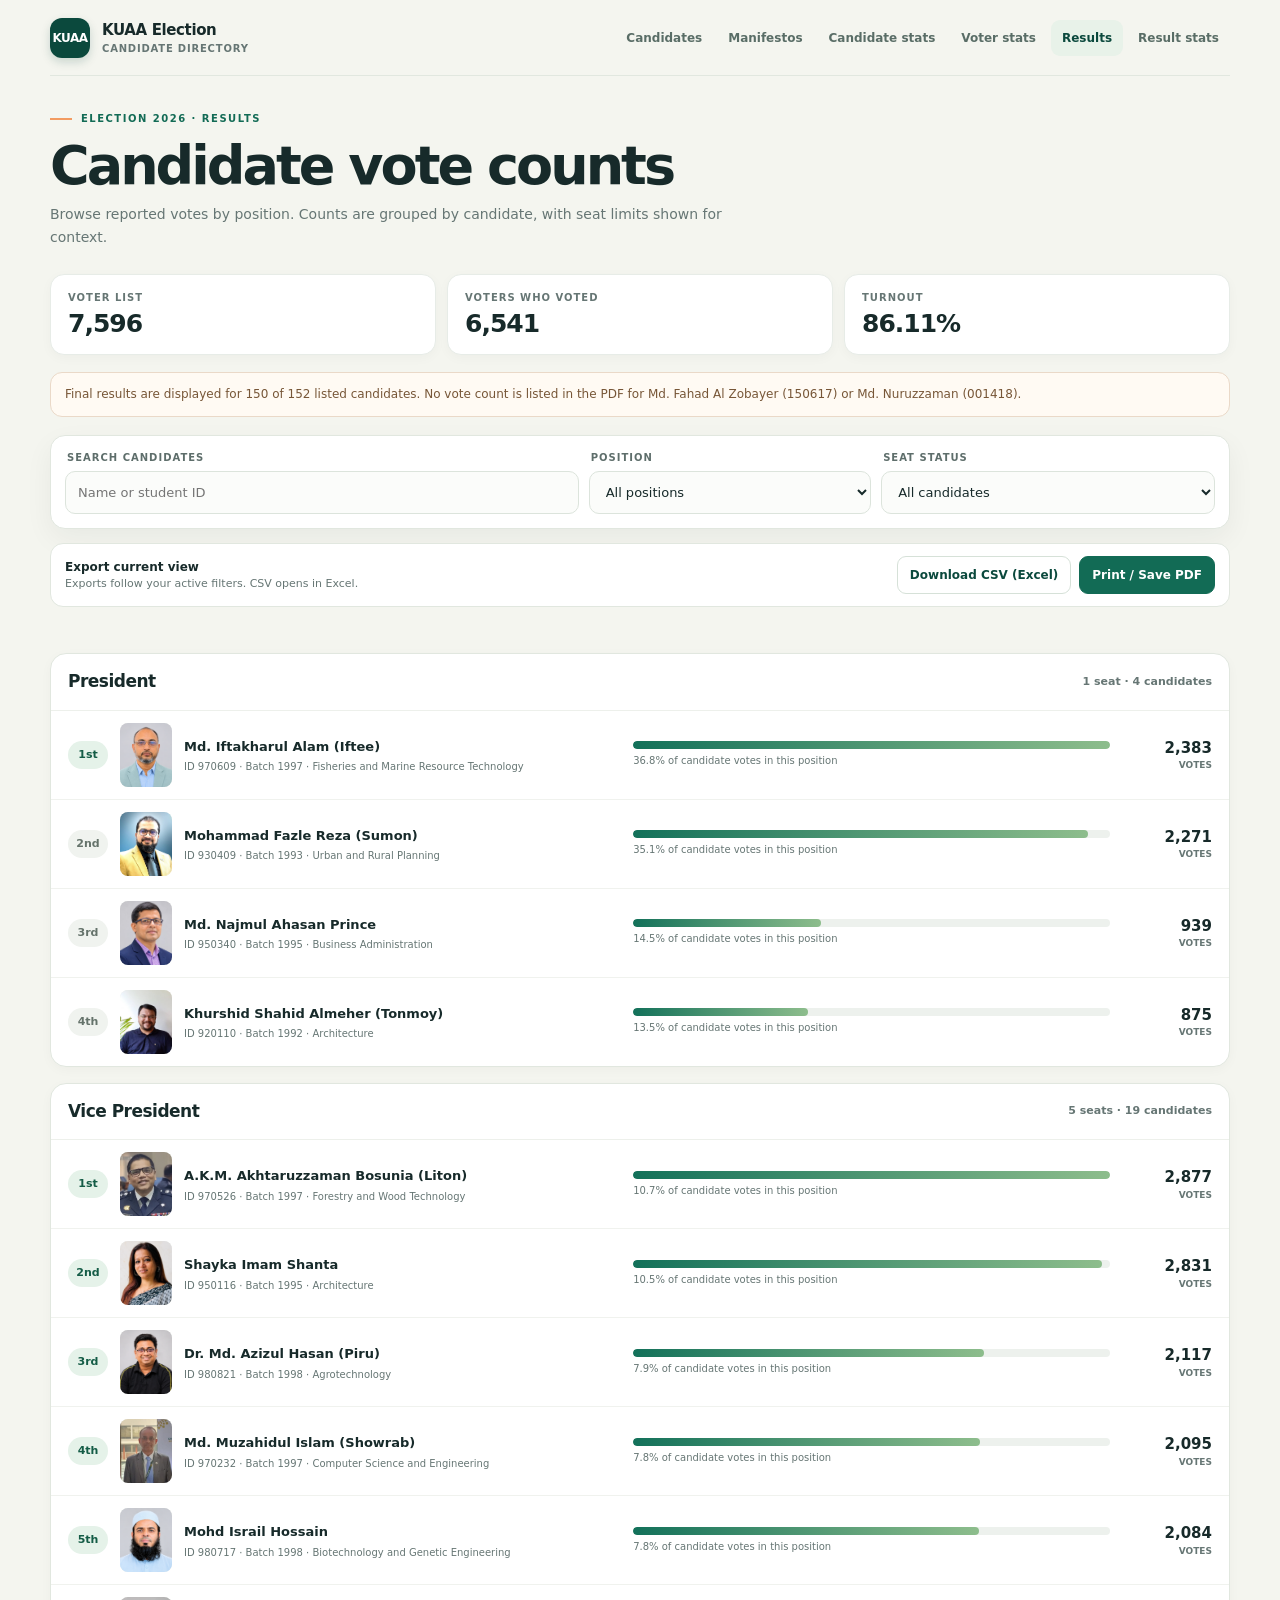
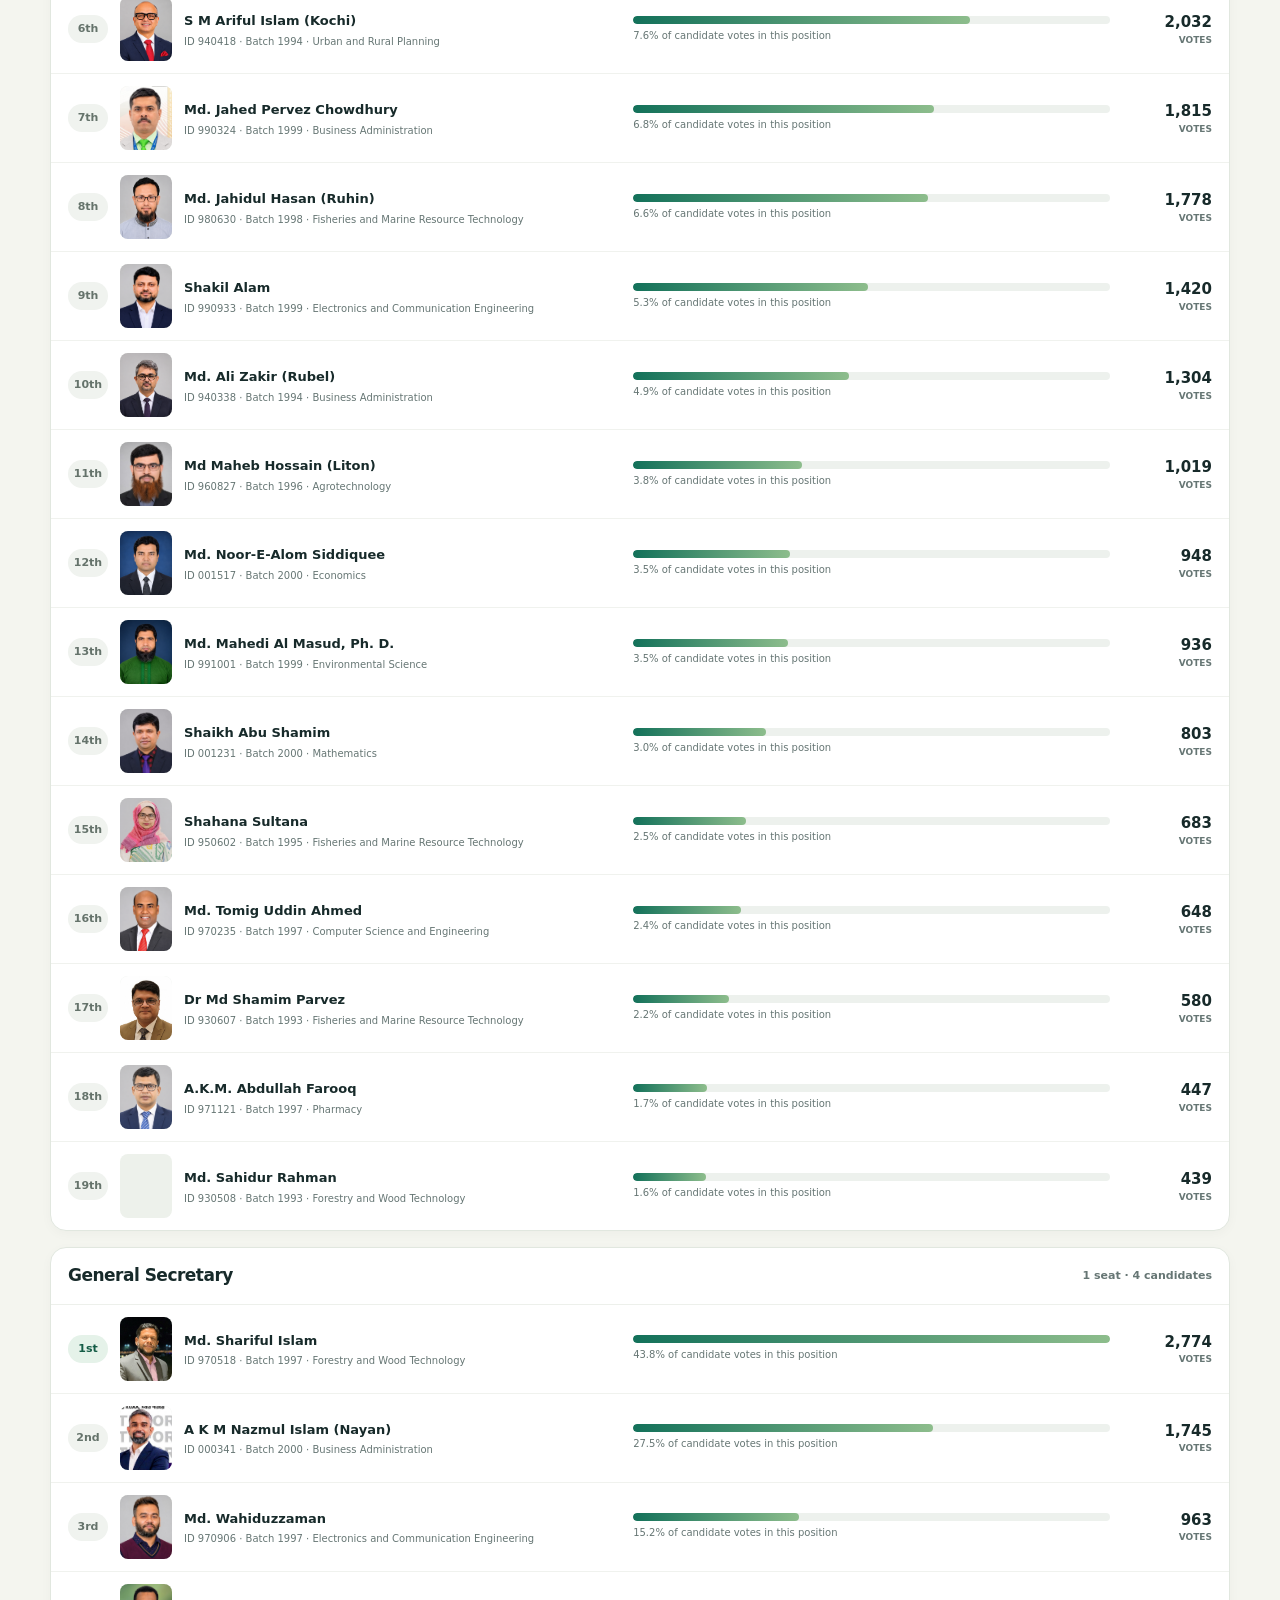
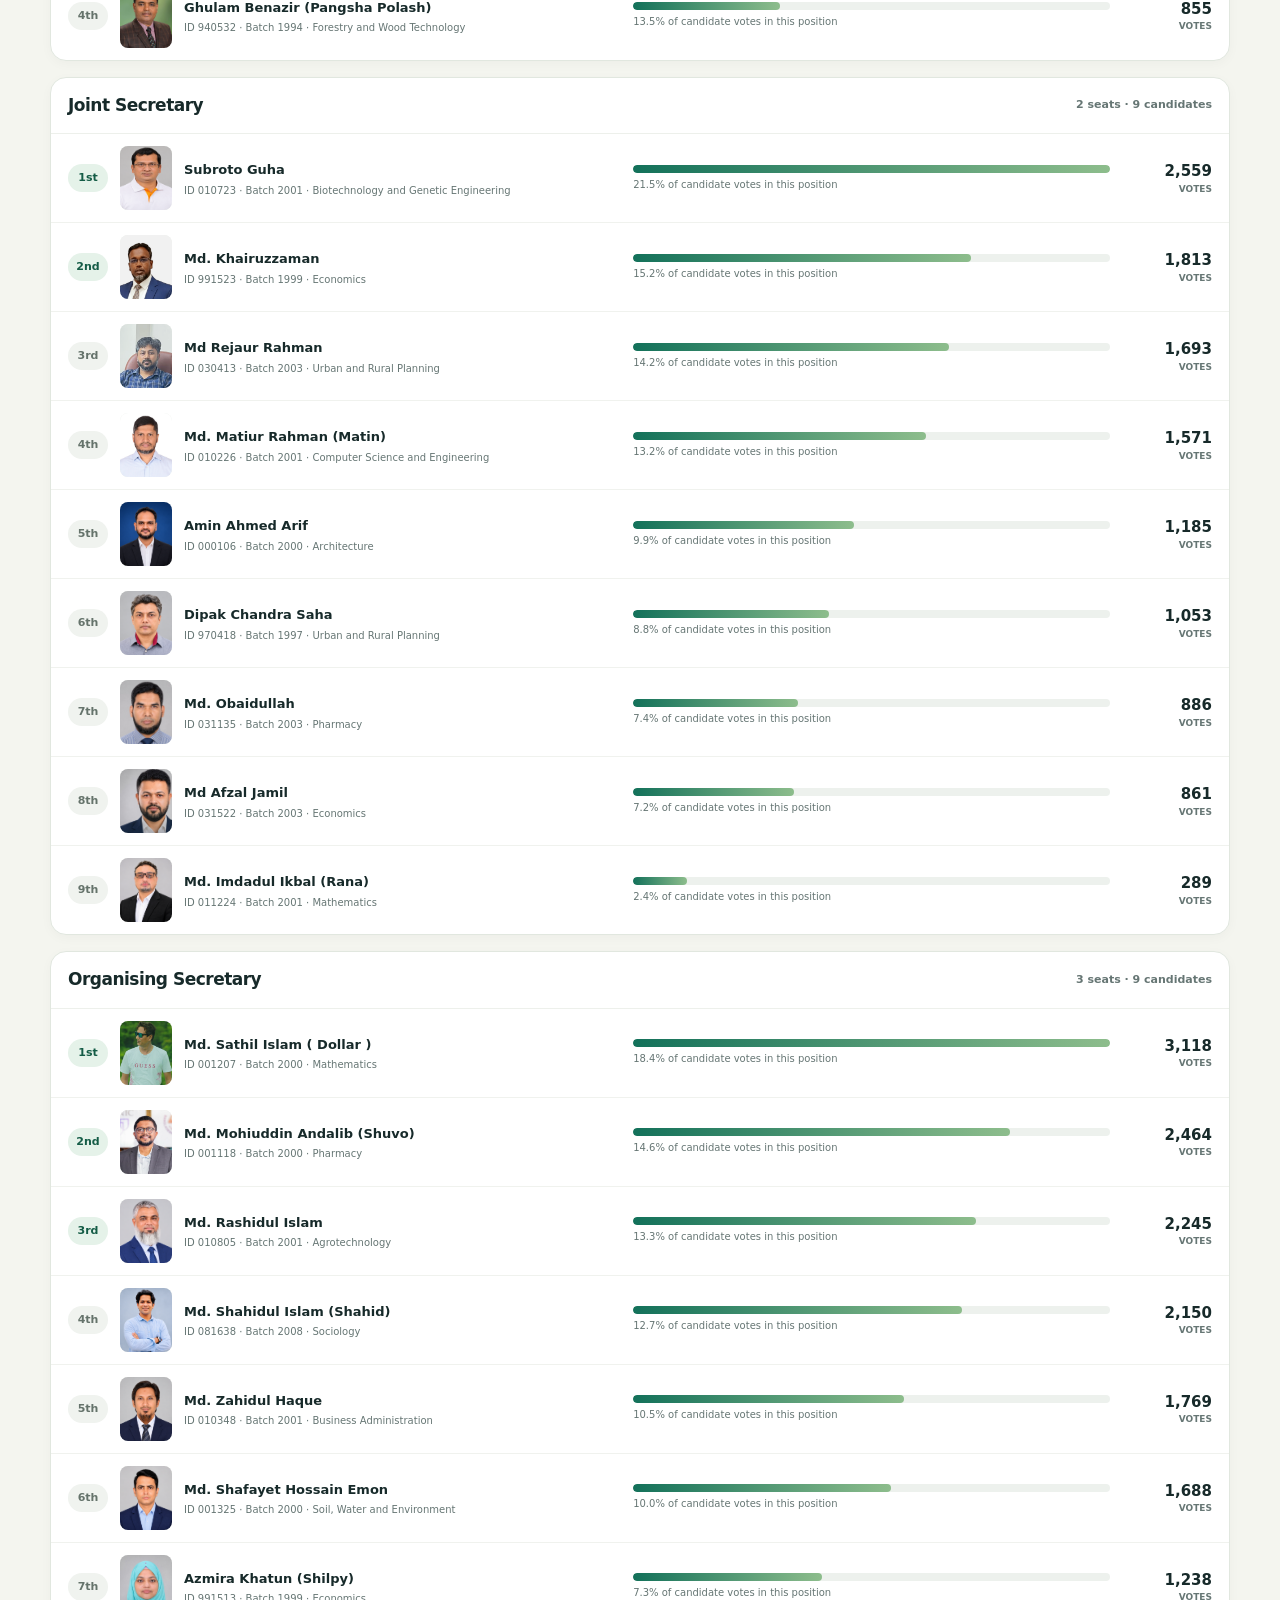
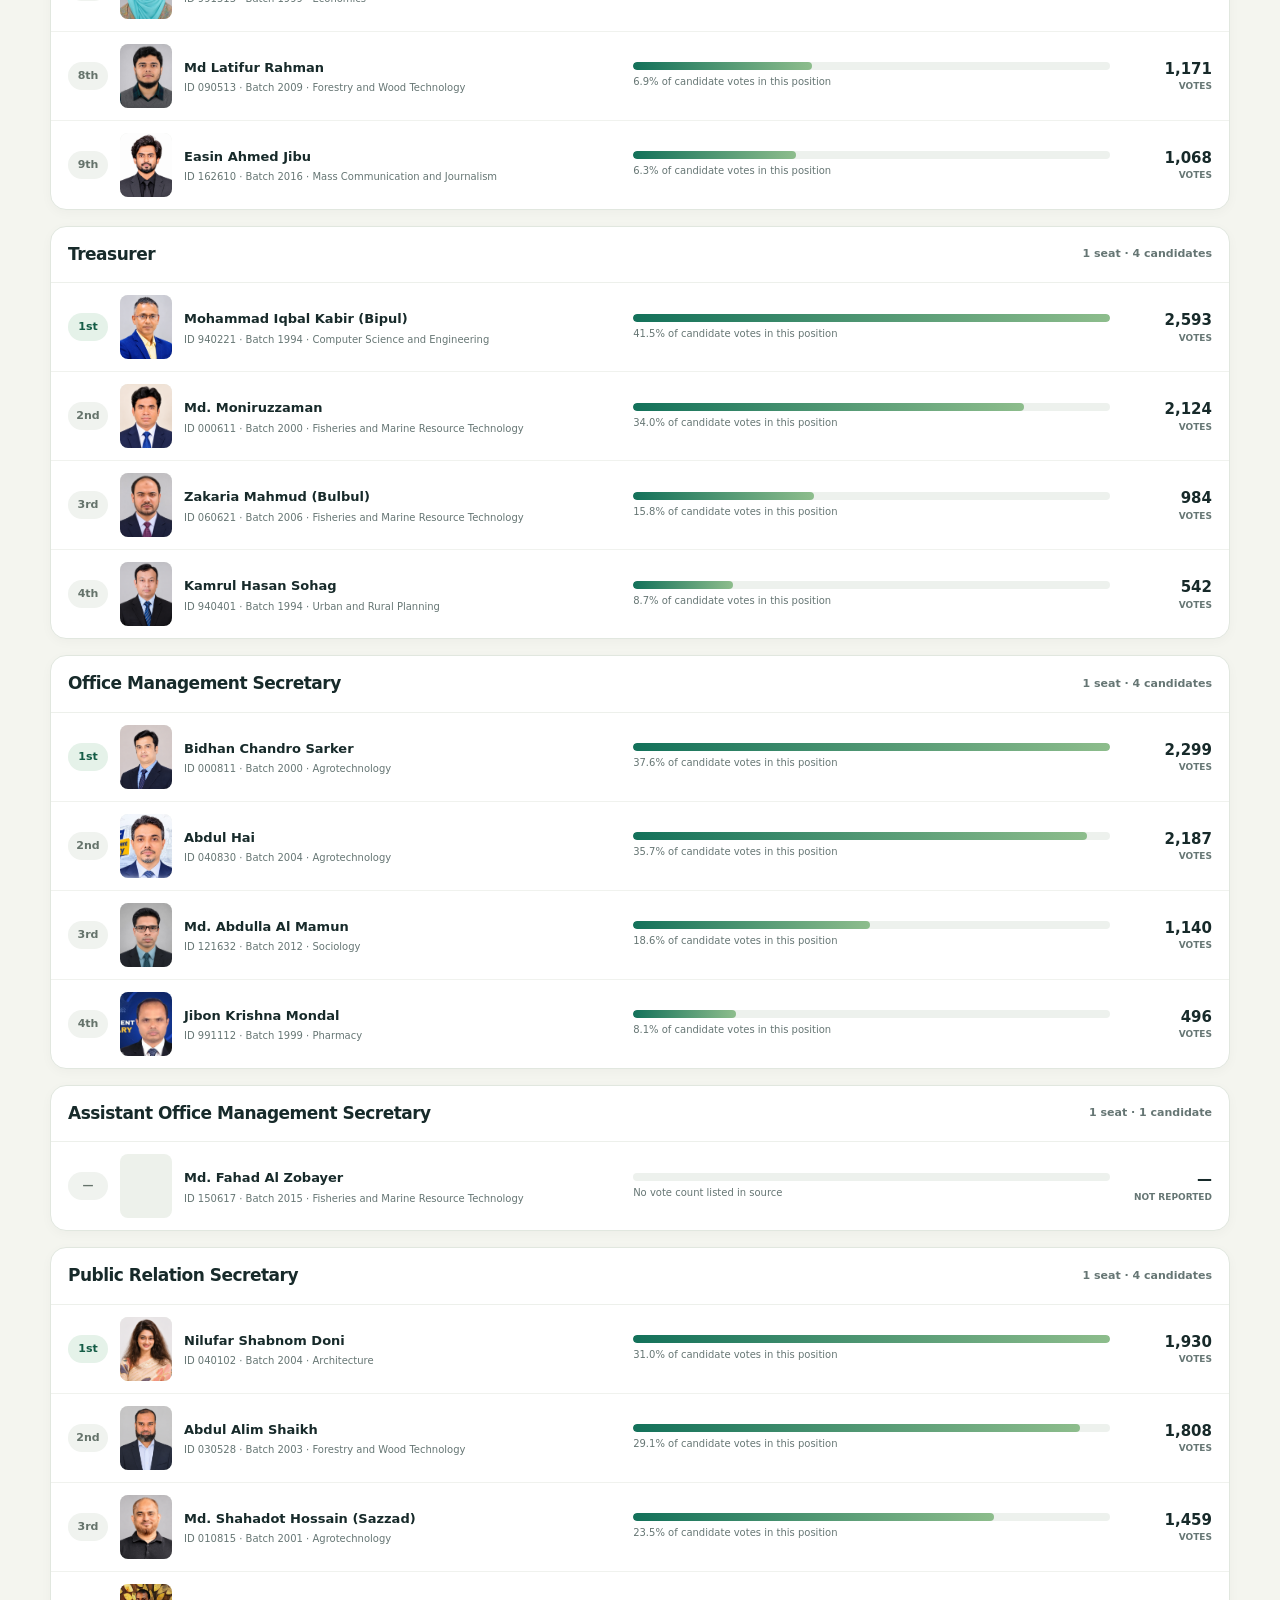
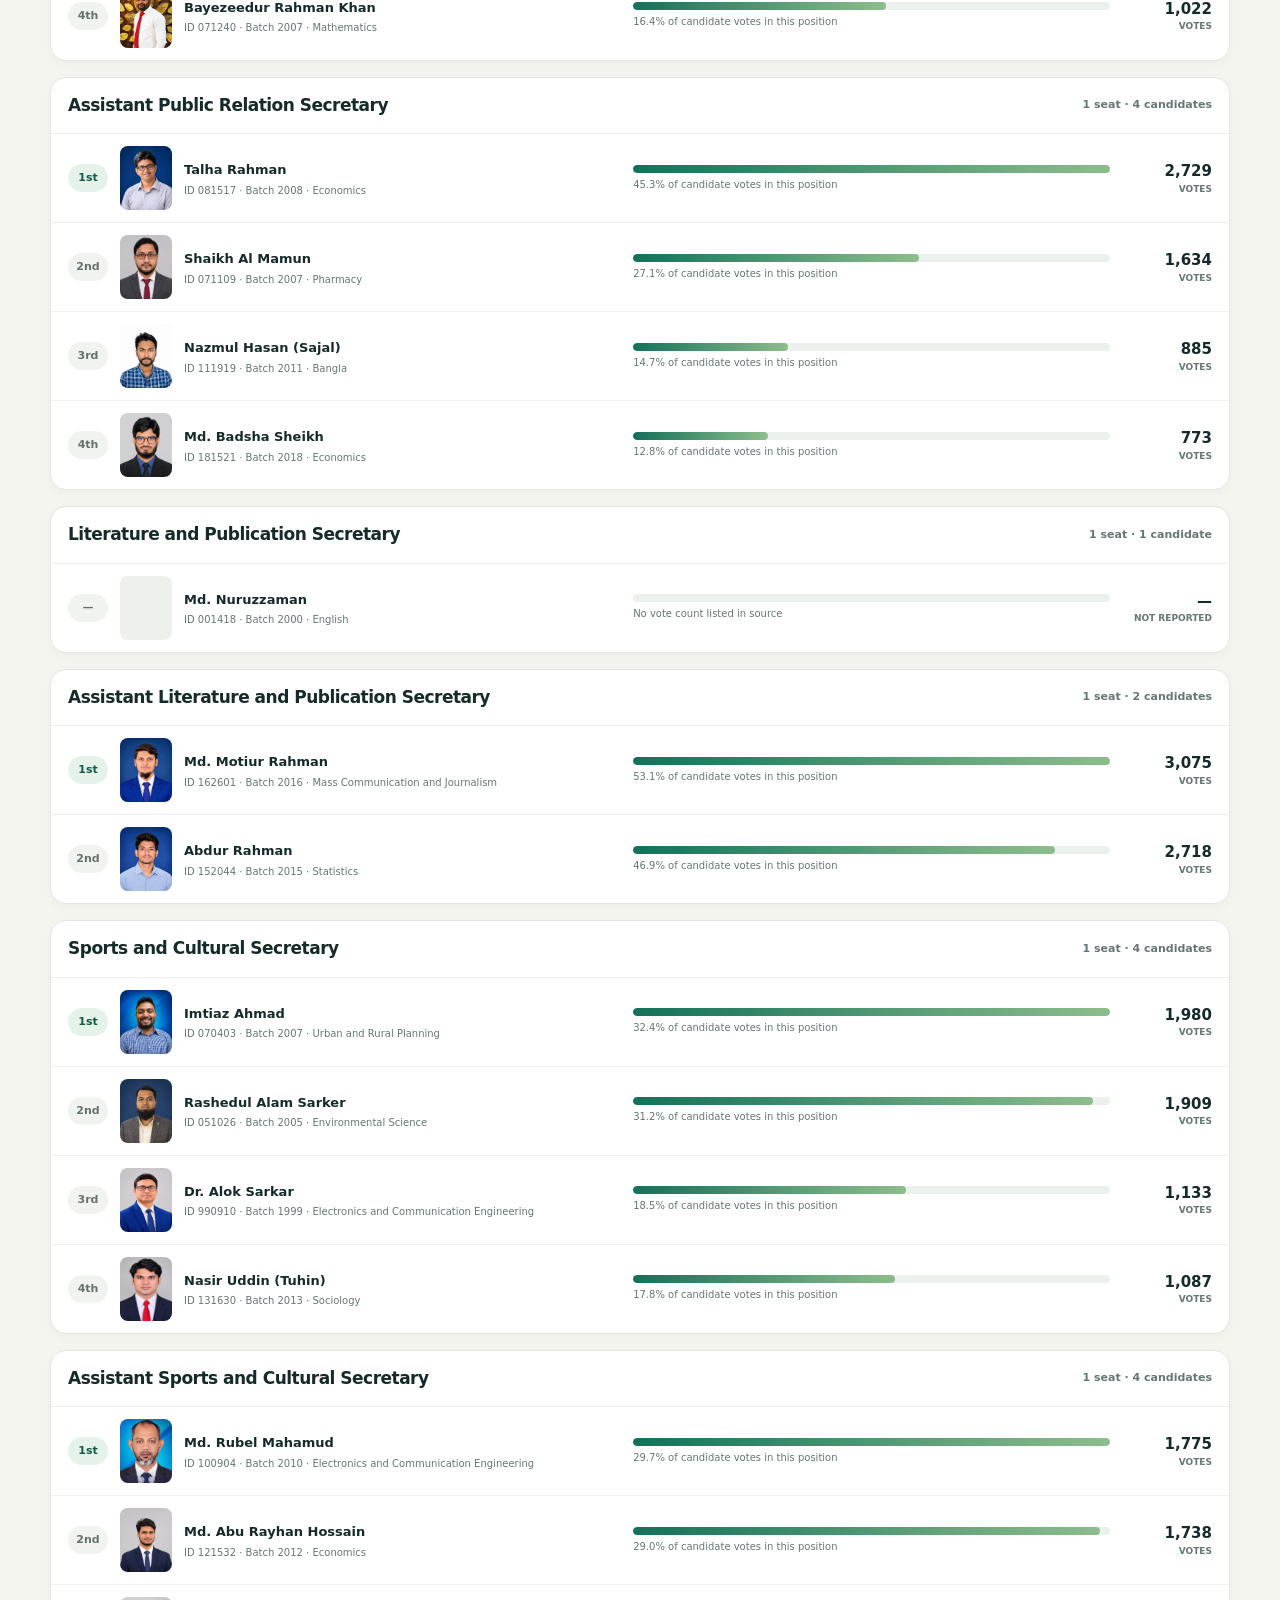
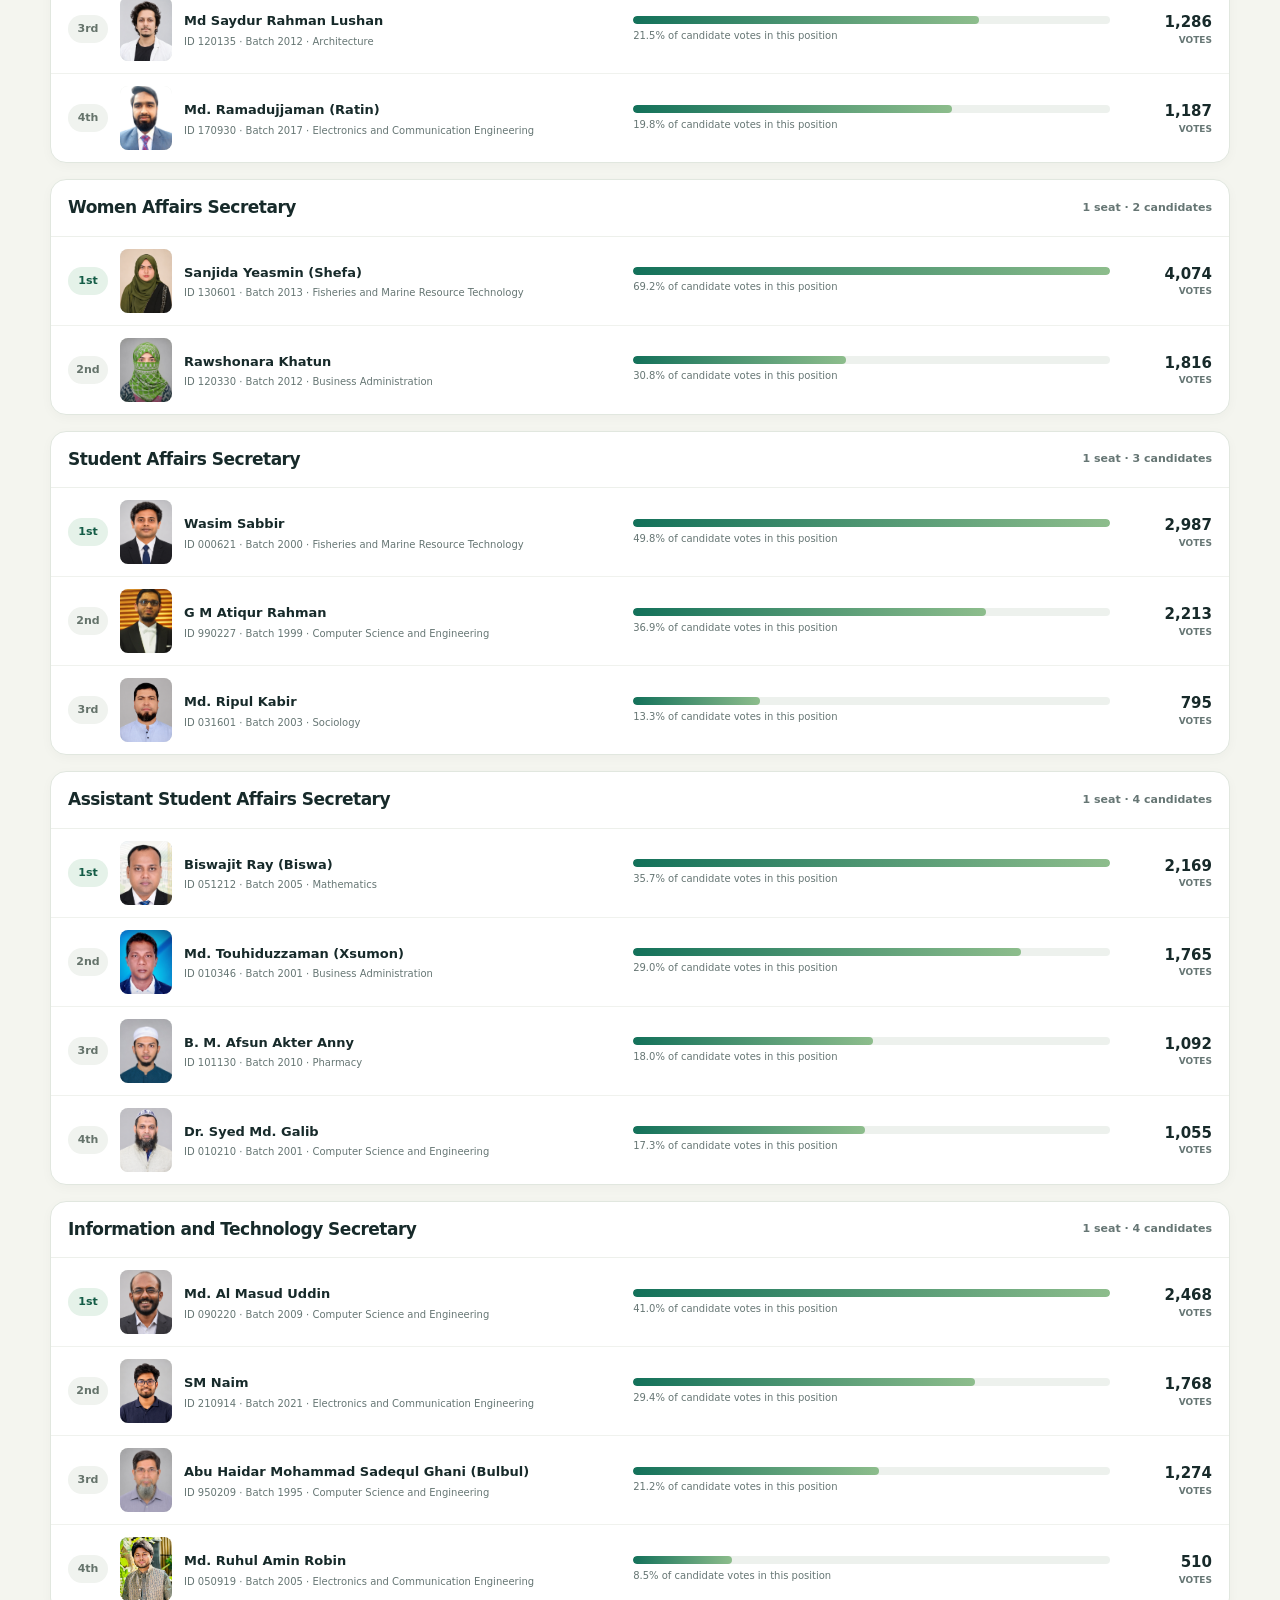
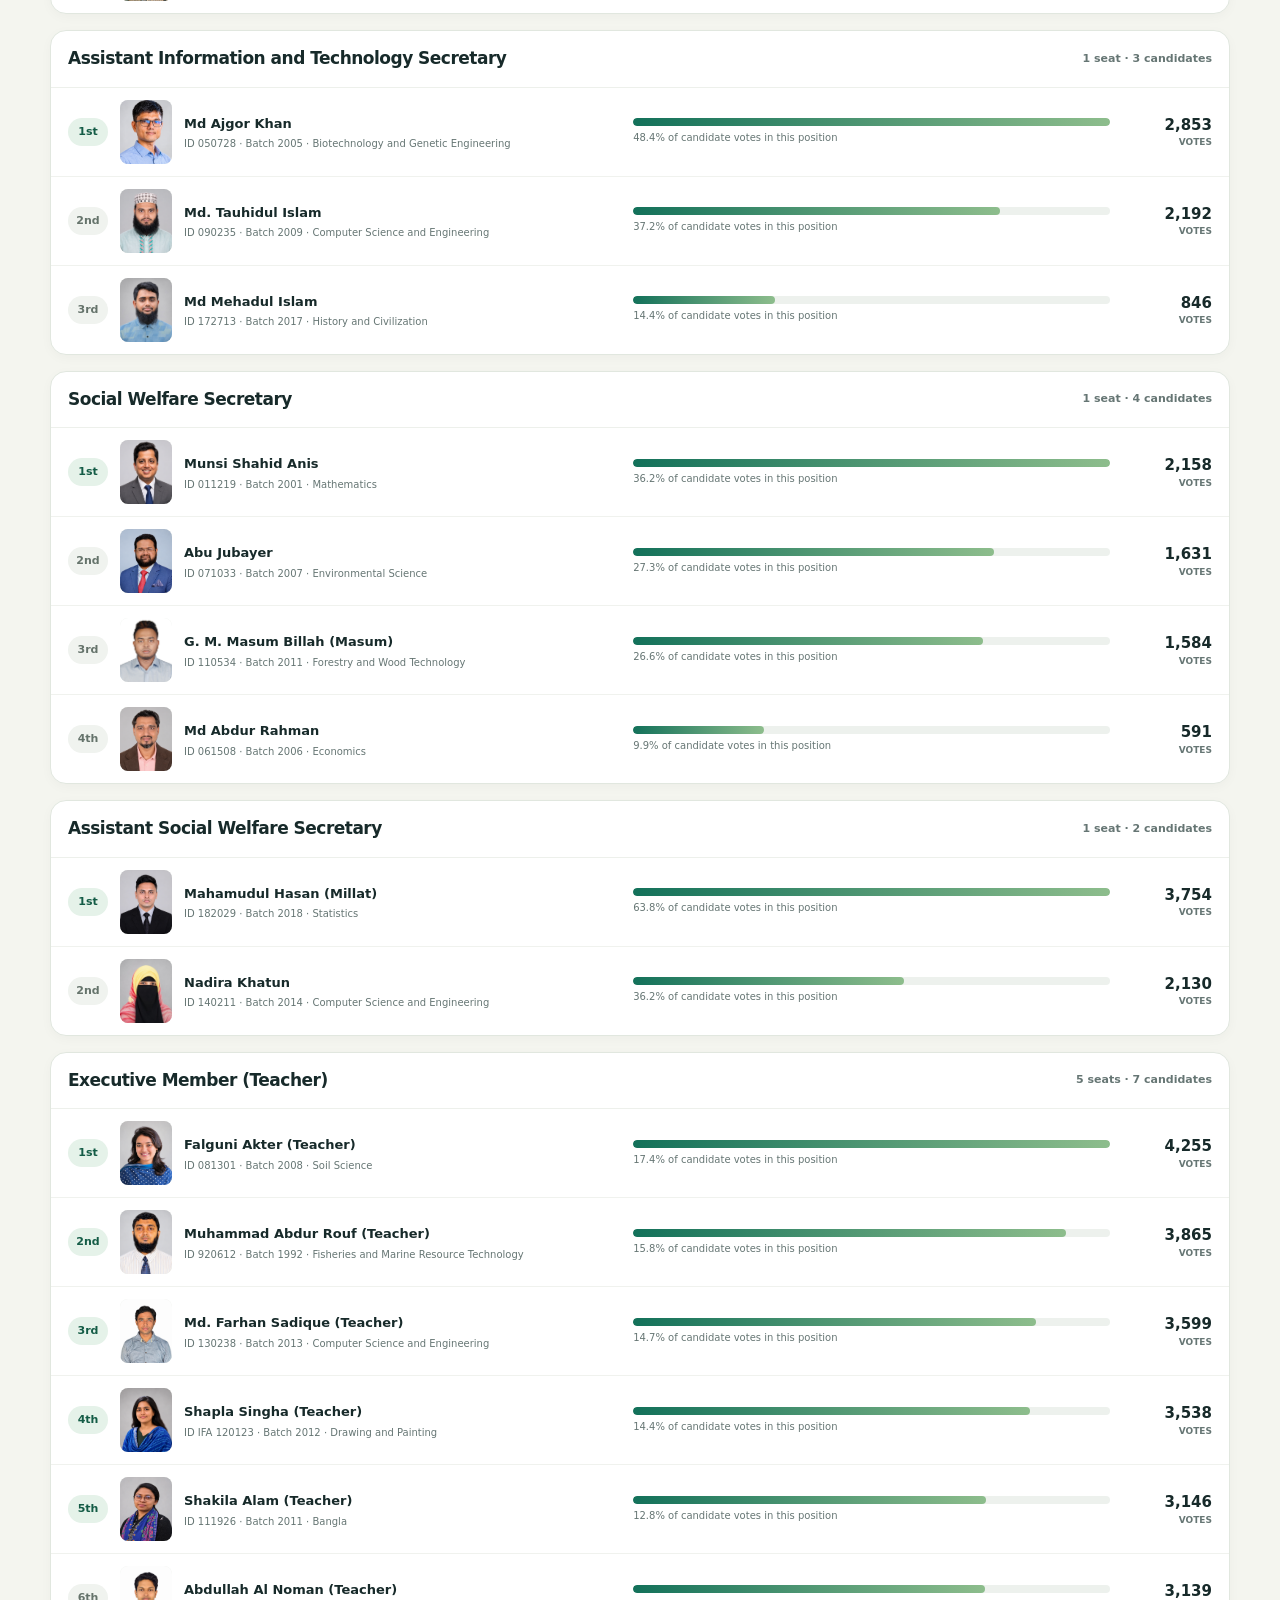
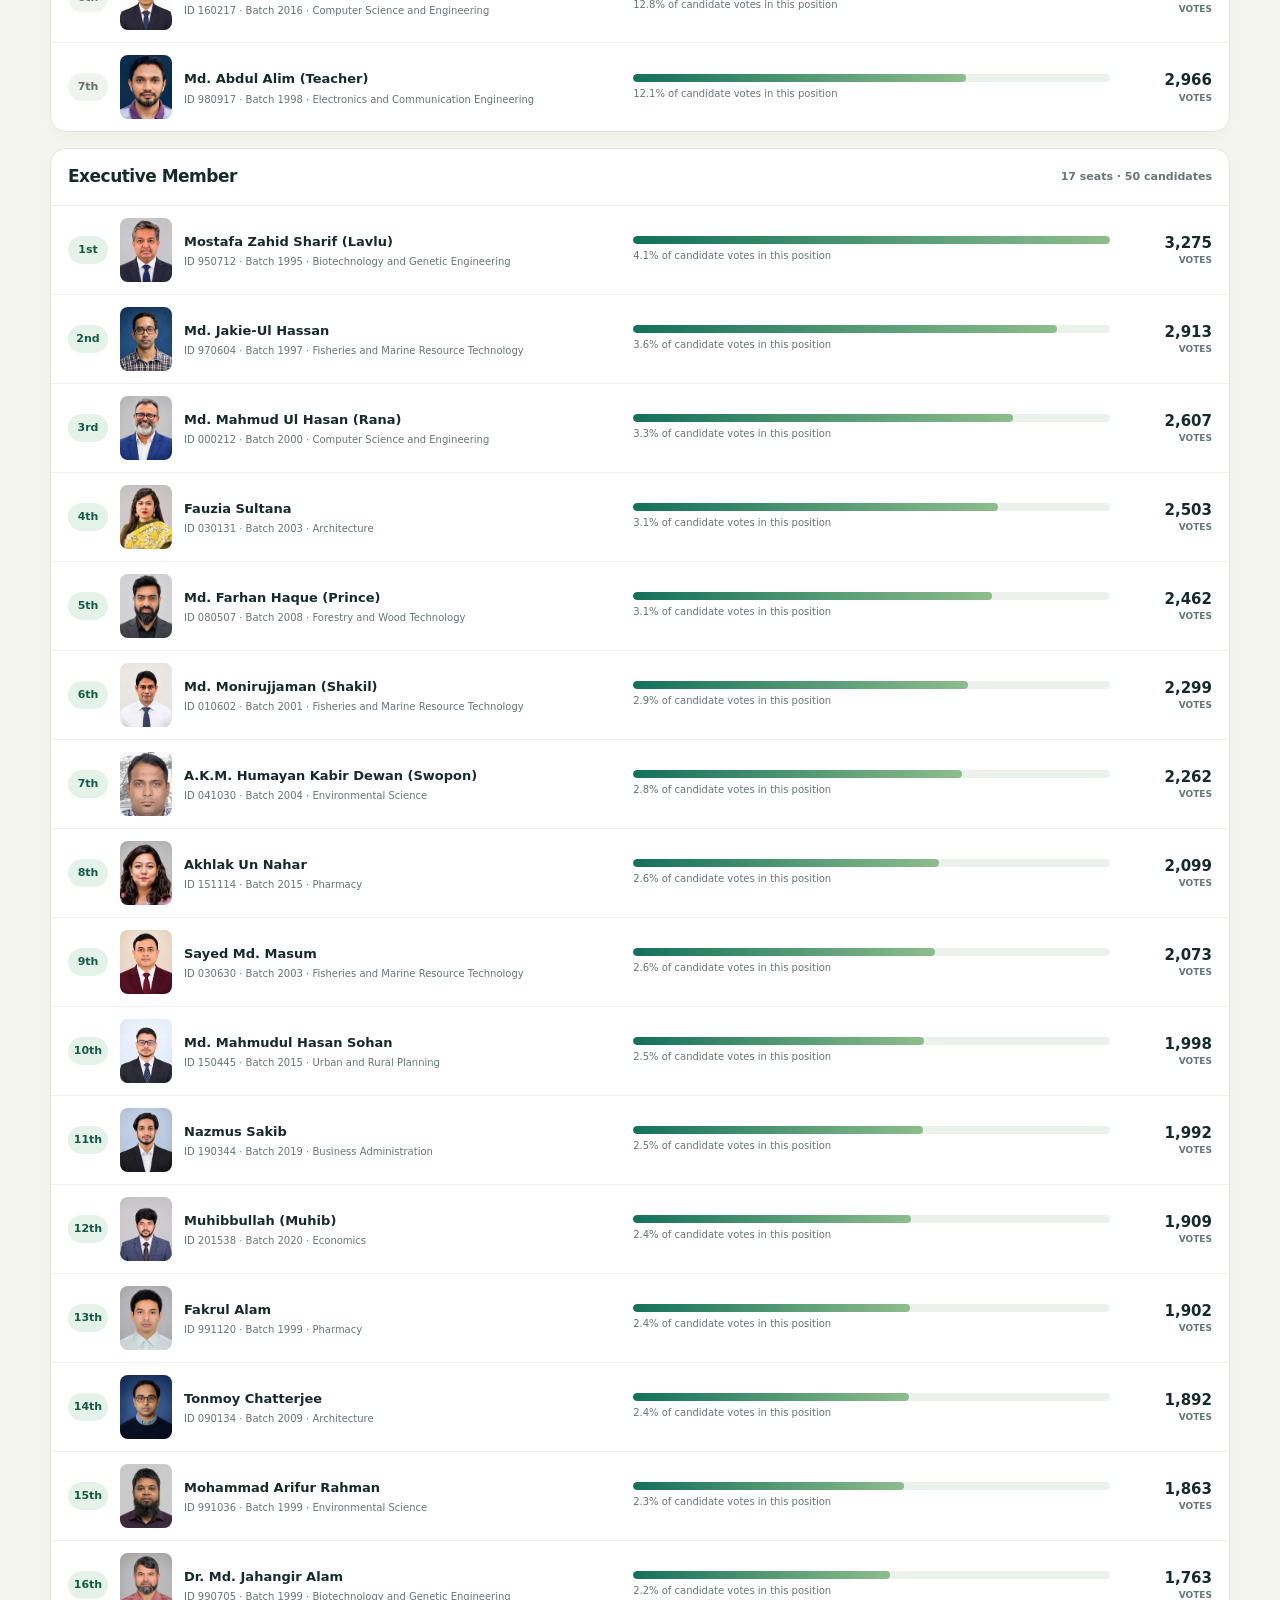
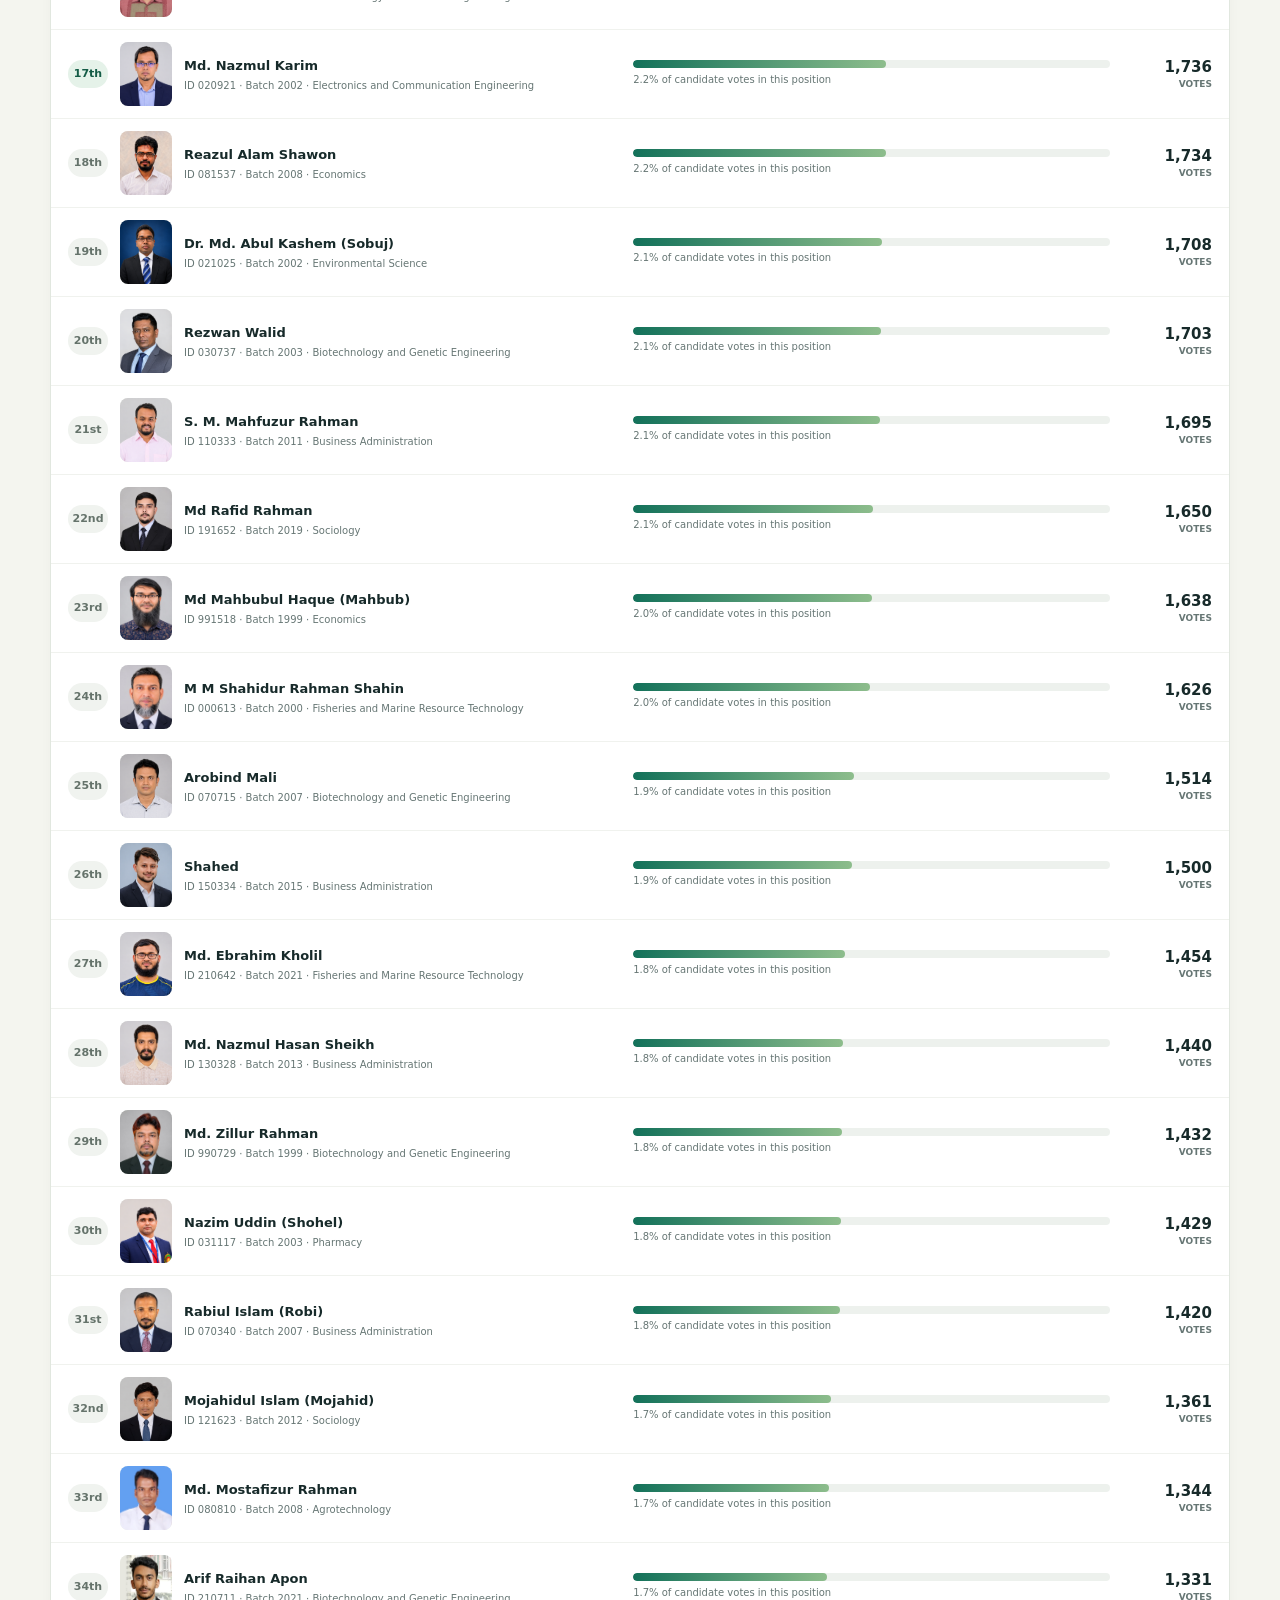
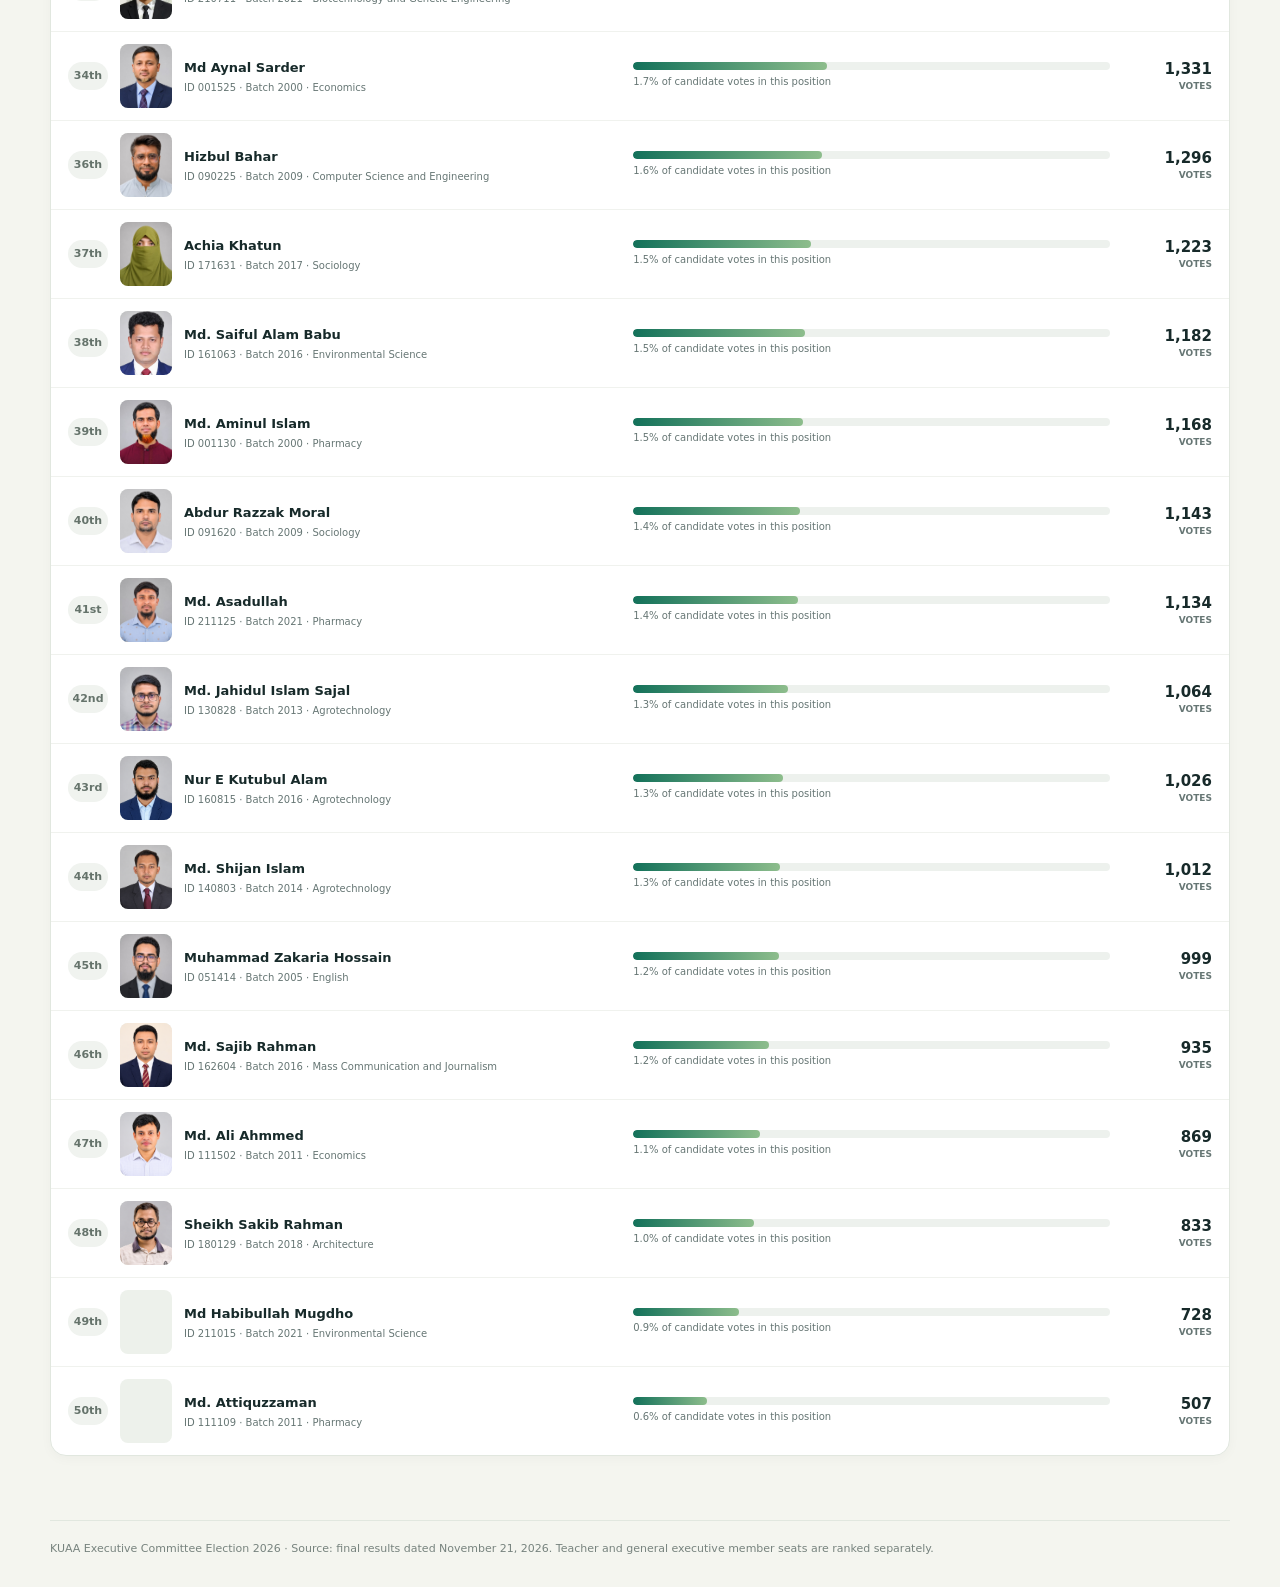
<file: results.html>
<!doctype html>
<html lang="en">
<head>
  <meta charset="utf-8">
  <meta name="viewport" content="width=device-width, initial-scale=1">
  <meta name="theme-color" content="#f5f7f3">
  <meta name="description" content="Candidate-wise vote counts for the KUAA Executive Committee Election 2026.">
  <title>KUAA Election 2026 — Results</title>
  <style>
    :root{--ink:#152a2b;--muted:#617270;--paper:#f5f7f3;--card:#fff;--line:#dfe7e1;--green:#13715a;--green-dark:#0d5041;--lime:#dcf47c;--orange:#eea06c;--shadow:0 12px 32px rgba(19,49,39,.07)}
    *{box-sizing:border-box}body{margin:0;background:linear-gradient(180deg,#f9faf7 0,#f5f7f3 440px);color:var(--ink);font:15px/1.5 Inter,ui-sans-serif,system-ui,-apple-system,BlinkMacSystemFont,"Segoe UI",sans-serif}.shell{width:min(1120px,calc(100% - 48px));margin:auto}.topbar{height:72px;display:flex;align-items:center;justify-content:space-between;gap:10px;border-bottom:1px solid #e6ebe6}.brand{display:flex;align-items:center;gap:12px;text-decoration:none;flex:none}.brand-mark{width:40px;height:40px;border-radius:12px;background:linear-gradient(145deg,#116d55,#0b493d);display:grid;place-items:center;color:white;font-size:12px;font-weight:800;letter-spacing:-.04em;box-shadow:0 4px 10px #0b493d2e}.brand-name{font-weight:750;letter-spacing:-.025em}.brand-sub{display:block;color:var(--muted);font-size:10px;font-weight:600;letter-spacing:.08em;text-transform:uppercase}.top-nav{display:flex;align-items:center;gap:5px;max-width:68%;overflow-x:auto;scrollbar-width:none}.top-nav::-webkit-scrollbar{display:none}.nav-link{flex:none;padding:9px 11px;border-radius:9px;color:#596d66;font-size:12px;font-weight:700;text-decoration:none;white-space:nowrap}.nav-link:hover,.nav-link:focus-visible,.nav-link[aria-current=page]{background:#e8f2e9;color:var(--green-dark)}main{padding:35px 0 64px}.eyebrow{display:flex;align-items:center;gap:9px;color:var(--green);font-size:10px;font-weight:800;letter-spacing:.15em;text-transform:uppercase}.eyebrow:before{content:"";width:22px;height:2px;background:var(--orange)}h1{margin:12px 0 8px;font-size:clamp(34px,5vw,53px);line-height:1;letter-spacing:-.055em}.intro{max-width:680px;margin:0;color:var(--muted);font-size:14px;line-height:1.7}.summary{display:grid;grid-template-columns:repeat(3,1fr);gap:11px;margin:24px 0 17px}.stat{padding:15px 17px;border:1px solid #e7ece7;border-radius:14px;background:#fff;box-shadow:0 3px 12px #172a2a08}.stat-label{display:block;color:var(--muted);font-size:10px;font-weight:800;letter-spacing:.1em;text-transform:uppercase}.stat-value{display:block;margin-top:4px;font-size:25px;line-height:1.2;font-weight:800;letter-spacing:-.04em;font-variant-numeric:tabular-nums}.status-note{margin:0 0 18px;padding:12px 14px;border:1px solid #ead9c8;border-radius:12px;background:#fffaf3;color:#775637;font-size:12px;line-height:1.6}.toolbar{display:grid;grid-template-columns:minmax(220px,1fr) minmax(180px,.55fr) minmax(180px,.65fr);gap:10px;margin:0 0 14px;padding:14px;border:1px solid var(--line);border-radius:15px;background:#fff;box-shadow:var(--shadow)}.field label{display:block;margin:0 0 6px 2px;color:#5e6e6b;font-size:10px;font-weight:800;letter-spacing:.1em;text-transform:uppercase}.control{height:43px;width:100%;padding:0 12px;border:1px solid #dce4dc;border-radius:10px;background:#fbfcfa;color:var(--ink);font:inherit;font-size:13px}.control:focus{outline:3px solid #13715a22;border-color:#6da58d}.result-list{display:grid;gap:16px}.position{overflow:hidden;border:1px solid var(--line);border-radius:16px;background:#fff;box-shadow:0 3px 12px #172a2a08}.position-head{display:flex;align-items:center;justify-content:space-between;gap:12px;padding:15px 17px;border-bottom:1px solid #edf0eb}.position-head h2{margin:0;font-size:17px;letter-spacing:-.03em}.position-meta{color:var(--muted);font-size:11px;font-weight:700;text-align:right}.candidate-row{display:grid;grid-template-columns:40px 52px minmax(160px,1.1fr) minmax(140px,1.2fr) 90px;gap:12px;align-items:center;padding:12px 17px;border-bottom:1px solid #f0f2ee}.candidate-row:last-child{border-bottom:0}.rank{display:inline-flex;min-width:40px;min-height:28px;align-items:center;justify-content:center;padding:4px 6px;border-radius:999px;font-size:11px;font-weight:850;text-align:center;font-variant-numeric:tabular-nums}.rank.in-seat-range{background:#e5f2e9;color:#145c46}.rank.outside-seat-range{background:#f0f3ef;color:#65736b}.photo{width:52px;height:64px;border-radius:8px;object-fit:cover;object-position:center 35%;background:#edf1eb}.candidate-name{min-width:0}.candidate-name a{color:var(--ink);font-size:13px;font-weight:800;text-decoration:none}.candidate-name a:hover{text-decoration:underline;color:var(--green)}.candidate-meta{display:block;margin-top:3px;color:var(--muted);font-size:10px;line-height:1.45}.vote-track{height:8px;overflow:hidden;border-radius:99px;background:#edf1ed}.vote-fill{height:100%;border-radius:inherit;background:linear-gradient(90deg,#13715a,#8dbd8c);transition:width .25s}.vote-share{margin-top:4px;color:var(--muted);font-size:10px;font-variant-numeric:tabular-nums}.vote-count{font-size:15px;font-weight:850;text-align:right;font-variant-numeric:tabular-nums}.vote-count:after{content:"votes";display:block;color:var(--muted);font-size:9px;font-weight:650;text-transform:uppercase}.vote-count.unreported:after{content:"not reported"}.empty{padding:30px;border:1px dashed #cbd7ce;border-radius:15px;background:#fff;text-align:center;color:var(--muted)}.foot{padding:20px 0 30px;border-top:1px solid var(--line);color:#77837e;font-size:11px}.foot a{color:inherit;text-decoration:none;font-weight:650}.foot a:hover{color:var(--green);text-decoration:underline}
    .export-bar{display:flex;align-items:center;justify-content:space-between;gap:14px;margin:0 0 16px;padding:12px 14px;border:1px solid var(--line);border-radius:13px;background:#fff}.export-copy{min-width:0}.export-title{display:block;font-size:12px;font-weight:800}.export-hint{display:block;color:var(--muted);font-size:11px}.export-actions{display:flex;flex-wrap:wrap;gap:8px}.export-button{min-height:38px;padding:8px 12px;border:1px solid #d6e1d8;border-radius:9px;background:#fff;color:var(--green-dark);font:inherit;font-size:12px;font-weight:750;cursor:pointer;white-space:nowrap}.export-button:hover{background:#edf6ef;border-color:#a9c9b1}.export-button:focus-visible{outline:3px solid #13715a33;outline-offset:2px}.export-button.primary{background:var(--green);border-color:var(--green);color:#fff}.export-button.primary:hover{background:var(--green-dark)}.export-feedback{min-height:18px;margin:0 2px 12px;color:var(--green-dark);font-size:11px}
    @media(max-width:760px){.shell{width:min(100% - 32px,620px)}.topbar{height:auto;min-height:66px}.top-nav{max-width:62%}.summary{gap:8px}.candidate-row{grid-template-columns:28px 44px minmax(0,1fr) 75px;gap:9px;padding:11px 12px}.rank{min-width:28px;min-height:24px;padding:3px 4px;font-size:9px}.photo{width:44px;height:56px}.vote-track-wrap{grid-column:3 / 4}.vote-count{grid-column:4;grid-row:1}.candidate-name{grid-column:3;grid-row:1}.rank{grid-column:1;grid-row:1}.photo{grid-column:2;grid-row:1 / span 2}.candidate-meta{font-size:9px}.position-head{padding:13px}.position-head h2{font-size:15px}.export-bar{align-items:flex-start;flex-direction:column}.export-actions{width:100%}.export-button{flex:1}}
    @media(max-width:500px){.shell{width:calc(100% - 24px)}.brand{gap:8px}.brand-mark{width:35px;height:35px}.brand-name{font-size:13px}.brand-sub{font-size:8px}.top-nav{max-width:58%;gap:1px}.nav-link{padding:8px 7px;font-size:10px}.hero{padding-top:28px}.summary{grid-template-columns:1fr}.stat{padding:12px 14px}.stat-value{font-size:22px}.toolbar{grid-template-columns:1fr;padding:11px}.candidate-row{grid-template-columns:25px 42px minmax(0,1fr) 66px;gap:7px;padding:10px 8px}.rank{min-width:25px;min-height:22px;padding:2px 3px;font-size:8px}.photo{width:42px;height:54px}.candidate-name a{font-size:12px}.candidate-meta{font-size:9px}.vote-count{font-size:13px}.position-meta{font-size:9px}}
    @media(prefers-reduced-motion:reduce){*{scroll-behavior:auto!important;transition:none!important}}
    @media print{body{background:#fff;color:#111;font-size:11px}.shell{width:100%;max-width:none;margin:0}.topbar,.toolbar,.export-bar,.export-feedback{display:none!important}main{padding:0 0 10px}.summary{margin:12px 0;gap:6px}.stat{padding:8px 10px;box-shadow:none}.stat-value{font-size:18px}.status-note{margin:0 0 10px;padding:7px 9px;background:#fff}.result-list{gap:8px}.position{break-inside:avoid;box-shadow:none;border-color:#bbb}.position-head{padding:7px 10px}.candidate-row{grid-template-columns:36px 38px minmax(120px,1fr) minmax(100px,1fr) 65px;gap:7px;padding:6px 10px;break-inside:avoid}.photo{width:38px;height:46px}.candidate-name a{color:#111}.vote-fill{background:#888}.foot{padding:10px 0;border-top:1px solid #aaa;color:#444}a{text-decoration:none}}
  </style>
  <link rel="stylesheet" href="site.css">
</head>
<body>
  <!-- Generated candidate snapshot from candidates.json; Codex refreshes this when candidate data changes. -->
  <script id="candidate-data" type="application/json">
[
  {
    "position": "President",
    "name": "Khurshid Shahid Almeher (Tonmoy)",
    "discipline": "Architecture",
    "studentId": "920110",
    "batch": 1992,
    "photo": "public/candidates/920110.jpg",
    "campaignSlogan": "পরিবর্তনের অঙ্গীকারে সমৃদ্ধির আহ্বানে",
    "voteCount": 875,
    "manifesto": {
      "title": "নির্বাচনী ইশতেহার",
      "language": "bn",
      "introduction": [
        "একটি যথার্থ ও অন্তর্ভুক্তিমূলক, কার্যকর, স্বচ্ছ, শক্তিশালী ও গতিশীল অ্যালামনাই অ্যাসোসিয়েশন গঠন করাই মূল লক্ষ্য। বিশ্ববিদ্যালয়ের শিক্ষার্থীরা স্নাতক ও স্নাতকোত্তর সম্পন্ন করার পর কর্মক্ষেত্রে প্রবেশ, উচ্চশিক্ষার জন্য বিদেশে গমন, দেশীয় ও আন্তর্জাতিক সংস্থায় চাকরি-সংস্থান এবং সিনিয়র-জুনিয়রদের মধ্যে শক্তিশালী সম্পর্ক গড়ে তুলতে KUAA-এর কার্যকর ভূমিকা নিশ্চিত করতে আমি বদ্ধপরিকর। নির্বাচিত হলে নিম্নোক্ত উদ্যোগগুলো গ্রহণ করব।"
      ],
      "sections": [
        {
          "title": "প্রথম অংশ: সদস্যসেবা ও সাংগঠনিক ভিত্তি (দফা ১–৭)",
          "items": [
            "স্বয়ংক্রিয় সদস্যপদ (Auto Membership): খুলনা বিশ্ববিদ্যালয় থেকে স্নাতক সম্পন্ন করার পরপরই সবাইকে KUAA-এর সদস্য হিসেবে অন্তর্ভুক্ত করা।",
            "একটি ডিজিটাল ডেটাবেজ (One Digital Database): ডিজিটাল মাধ্যমে সব অ্যালামনাই সদস্যের তথ্য সংগ্রহ করে একটি সমন্বিত ডেটাবেজ তৈরি।",
            "নিজস্ব অফিস (Our Own Office): KUAA-এর নিজস্ব অফিস অর্জনের বিষয়ে নিবিড়ভাবে কাজ করা।",
            "স্থায়ী ঠিকানা (A Permanent Home): সদস্যদের অংশগ্রহণে KUAA-এর স্থায়ী ঠিকানা গঠনের পরিকল্পনা গ্রহণ।",
            "ঢাকায় হোস্টেল (Hostel in Dhaka): পড়াশোনা শেষে ঢাকায় আসা সদস্যদের আবাসনের জন্য হোস্টেল স্থাপনের উদ্যোগ গ্রহণ।",
            "সর্বত্র শাখা (Branches Everywhere): শক্তিশালী KUAA গঠনে দেশের বিভিন্ন জেলা এবং প্রাসঙ্গিক প্রবাসী দেশগুলোতে সক্রিয় শাখা কমিটি গঠন।",
            "শক্তিশালী তহবিল (A Stronger Fund): অ্যাসোসিয়েশনের তহবিল শক্তিশালী করতে উদ্ভাবনী, কার্যকর ও টেকসই পদক্ষেপ গ্রহণ।"
          ]
        },
        {
          "title": "দ্বিতীয় অংশ: অর্জন, সংযোগ ও জবাবদিহি (দফা ৮–১৪)",
          "items": [
            "অর্জনকে সম্মাননা (Honouring Achievers): KUAA-এর পক্ষ থেকে সদস্যদের পেশাগত জীবনের অর্জন ও উৎকর্ষকে স্বীকৃতি দেওয়া।",
            "বৃহত্তর চাকরি মেলা (A Bigger Job Fair): সদস্যদের নেটওয়ার্ক ও বিশ্ববিদ্যালয়ের সহযোগিতা কাজে লাগিয়ে চাকরি মেলাকে আরও বিস্তৃত, বাস্তবমুখী ও কার্যকর করা।",
            "অ্যালামনাই লাউঞ্জ (Alumni Lounge): বিশ্ববিদ্যালয় প্রশাসনের সহযোগিতায় ক্যাম্পাসে শিক্ষার্থী ও অ্যালামনাইদের মতবিনিময়ের জন্য ‘অ্যালামনাই লাউঞ্জ’ স্থাপনের উদ্যোগ নেওয়া।",
            "গ্র্যান্ড রিইউনিয়ন (Grand Reunion): পরবর্তী নির্বাহী পরিষদের মেয়াদে একটি সফল ও স্মরণীয় পুনর্মিলনীর আয়োজন করা।",
            "KUAA বৃত্তি (KUAA Scholarship): মেধাবী, অসচ্ছল ও যোগ্য শিক্ষার্থীদের জন্য আর্থিক প্রয়োজনে ‘KUAA স্কলারশিপ স্কিম’ চালু করা।",
            "KUAA কল্যাণ তহবিল (KUAA Welfare Fund): KUAA-এর সদস্য এবং দেশ ও দেশের কল্যাণে ব্যবহারের জন্য ‘KUAA ওয়েলফেয়ার ফান্ড’ স্থাপন।",
            "স্বচ্ছতা ও জবাবদিহিতা (Transparency & Accountability): KUAA-এর প্রতিটি কার্যক্রমে পরিমাপযোগ্য স্বচ্ছতা ও জবাবদিহিতা নিশ্চিত করা।"
          ]
        }
      ]
    }
  },
  {
    "position": "President",
    "name": "Mohammad Fazle Reza (Sumon)",
    "discipline": "Urban and Rural Planning",
    "studentId": "930409",
    "batch": 1993,
    "photo": "public/candidates/930409.jpg",
    "campaignSlogan": "আমরা খুবিয়ান এক আত্মার বন্ধন",
    "voteCount": 2271,
    "manifesto": {
      "title": "নির্বাচনী ইশতেহার ২০২৬ — আমাদের ৭টি অগ্রাধিকারমূলক অঙ্গীকার",
      "language": "bn",
      "introduction": [
        "প্রিয় খুবিয়ান, আগামী ২০ নভেম্বর অনুষ্ঠিতব্য KUAA কার্যনির্বাহী পরিষদের নির্বাচনে আমি একজন প্রার্থী। এই নির্বাচন শুধু নেতৃত্ব নির্বাচনের উপলক্ষ নয়; বরং আমাদের প্রিয় সংগঠনকে আরও ঐক্যবদ্ধ, কার্যকর ও কল্যাণমুখী করে গড়ে তোলার একটি সুযোগ।",
        "আমি বিশ্বাস করি, KUAA কোনো ব্যক্তি বা গোষ্ঠীর সংগঠন নয়; এটি সকল খুবিয়ানের সম্মিলিত পরিবার। কার্যনির্বাহী পরিষদও একক সিদ্ধান্ত বাস্তবায়নের জায়গা নয়; এটি পারস্পরিক শ্রদ্ধা, সহযোগিতা ও সম্মিলিত উদ্যোগে কাজ করার একটি প্ল্যাটফর্ম। এই বিশ্বাস থেকেই ব্যক্তিগত প্রতিশ্রুতির পরিবর্তে “আমরা” শব্দটিকে সামনে রেখে আগামী দিনের জন্য সাতটি অগ্রাধিকারমূলক ভাবনা তুলে ধরছি।"
      ],
      "sections": [
        {
          "title": "ঐক্যবদ্ধ ও অন্তর্ভুক্তিমূলক KUAA",
          "items": [
            "দল, মত, ব্যাচ, ডিসিপ্লিন ও পেশার ভিন্নতা ভুলে KUAA-কে একটি অরাজনৈতিক, সবার জন্য উন্মুক্ত ও সম্প্রীতিপূর্ণ সংগঠন হিসেবে গড়ে তোলা। নির্বাচন শেষে সকল প্রার্থী ও আগ্রহী অ্যালামনাইকে সাংগঠনিক কার্যক্রমে সম্পৃক্ত করা এবং নিয়মিত পারিবারিক, ক্রীড়া ও সাংস্কৃতিক আয়োজনের মাধ্যমে পারস্পরিক বন্ধন সুদৃঢ় করা।"
          ]
        },
        {
          "title": "ক্যারিয়ার উন্নয়ন ও উদ্যোক্তা সহযোগিতা",
          "items": [
            "নবীন গ্র্যাজুয়েটদের জন্য ক্যারিয়ার কাউন্সেলিং, জব ফেয়ার, ইন্টার্নশিপ ও মেন্টরশিপ প্রোগ্রাম চালু করা। পাশাপাশি খুবিয়ান উদ্যোক্তা ও পেশাজীবীদের মধ্যে ব্যবসায়িক যোগাযোগ ও সহযোগিতা এবং বিদেশে উচ্চশিক্ষা ও গবেষণার দিকনির্দেশনার সুযোগ তৈরি করা।"
          ]
        },
        {
          "title": "কল্যাণ তহবিল, মানবিক ও আইন সহায়তা",
          "items": [
            "বিপদগ্রস্ত খুবিয়ানদের পাশে দাঁড়াতে স্বচ্ছ ও টেকসই কল্যাণ তহবিল গঠন, আইনসম্মত ও নিরাপদ বিনিয়োগ কাঠামোর সম্ভাবনা যাচাই, দেশব্যাপী রক্তদাতা নেটওয়ার্ক তৈরি এবং মেধাবী ও আর্থিকভাবে অসচ্ছল শিক্ষার্থীদের জন্য KUAA শিক্ষাবৃত্তি চালুর উদ্যোগ।",
            "KUAA-এর সাংগঠনিক কাঠামোর অধীনে একটি বিশেষায়িত পেশাজীবী প্ল্যাটফর্ম হিসেবে “KUAA Legal Affairs Wing” গঠনের প্রস্তাব।"
          ]
        },
        {
          "title": "ঢাকায় KUAA-এর নিজস্ব কার্যালয় ও অতিথিকক্ষ",
          "items": [
            "অ্যালামনাইদের যোগাযোগ, সাংগঠনিক কার্যক্রম ও পারস্পরিক সহযোগিতার কেন্দ্র হিসেবে ঢাকায় একটি স্থায়ী কার্যালয় প্রতিষ্ঠা। পাশাপাশি বিভিন্ন প্রয়োজনে ঢাকায় আগত খুবিয়ানদের জন্য নিরাপদ ও সাশ্রয়ী অতিথিকক্ষ গড়ে তোলা।"
          ]
        },
        {
          "title": "ডিজিটাল KUAA ও বৈশ্বিক নেটওয়ার্ক",
          "items": [
            "সদস্যদের তথ্যের গোপনীয়তা ও নিরাপত্তা নিশ্চিত করে কেন্দ্রীয় অ্যালামনাই ডেটাবেজ, আধুনিক মোবাইল অ্যাপ ও KUAA Job Portal তৈরি। দেশের বিভিন্ন অঞ্চল এবং বিদেশে অ্যালামনাই চ্যাপ্টার গঠন ও সক্রিয় করার মাধ্যমে বিশ্বব্যাপী খুবিয়ানদের একটি কার্যকর নেটওয়ার্ক গড়ে তোলা।"
          ]
        },
        {
          "title": "খুলনা বিশ্ববিদ্যালয়ের উন্নয়নে অবদান",
          "items": [
            "বিশ্ববিদ্যালয়ের শিক্ষা, গবেষণা ও উদ্ভাবনে অ্যালামনাইদের দক্ষতা ও অভিজ্ঞতাকে কাজে লাগানো, দেশি-বিদেশি শিল্পপ্রতিষ্ঠানের সঙ্গে সহযোগিতার সুযোগ তৈরি এবং প্রিয় বিশ্ববিদ্যালয়ের ইতিহাস, ঐতিহ্য ও অর্জন সংরক্ষণে উদ্যোগ গ্রহণ।"
          ]
        },
        {
          "title": "স্বচ্ছতা, জবাবদিহিতা ও সদস্যদের অধিকার",
          "items": [
            "সংগঠনের আয়-ব্যয়ের হিসাব ও স্বাধীন অডিট প্রতিবেদন সদস্যদের জন্য উন্মুক্ত রাখা, নিয়মিত কাজের অগ্রগতি প্রকাশ এবং প্রতিটি সিদ্ধান্তে গণতন্ত্র, ন্যায়সংগত আচরণ ও সদস্যদের মতামতকে গুরুত্ব দেওয়া।"
          ]
        },
        {
          "title": "বাস্তবায়নের পরিকল্পনা",
          "items": [
            "প্রথম ১০০ দিন: বিষয়ভিত্তিক উপকমিটি গঠন, কেন্দ্রীয় ডেটাবেজের কাজ শুরু, কল্যাণ তহবিলের নীতিমালা প্রণয়ন ও ব্লাড ডোনার নেটওয়ার্ক চালুর উদ্যোগ।",
            "প্রথম বছর: ঢাকায় কার্যালয় স্থাপনের প্রক্রিয়া শুরু, ক্যারিয়ার ও মেন্টরশিপ কার্যক্রম, শিক্ষাবৃত্তি এবং দেশ-বিদেশে অ্যালামনাই চ্যাপ্টার সক্রিয়করণ।",
            "২ থেকে ৩ বছর: আর্থিক সক্ষমতা ও প্রয়োজনীয় অনুমোদন সাপেক্ষে স্থায়ী কার্যালয় ও অতিথিকক্ষ প্রতিষ্ঠা, পূর্ণাঙ্গ ডিজিটাল সেবা এবং টেকসই কল্যাণ তহবিল ও আন্তর্জাতিক নেটওয়ার্ক সম্প্রসারণ।",
            "সকল কার্যক্রম KUAA-এর গঠনতন্ত্র, প্রচলিত আইন, আর্থিক সামর্থ্য ও সদস্যদের সম্মিলিত অংশগ্রহণের ভিত্তিতে বাস্তবায়নের উদ্যোগ নেওয়া হবে।"
          ]
        }
      ],
      "conclusion": [
        "প্রিয় খুবিয়ান, নির্বাচনে প্রতিদ্বন্দ্বিতা থাকবে, মতের ভিন্নতা থাকবে। কিন্তু আমাদের বন্ধুত্ব, পারস্পরিক শ্রদ্ধা ও আত্মিক সম্পর্ক যেন কোথাও বিভাজিত না হয়। নির্বাচনে কেউ জয়ী হবেন, কেউ হবেন না; কিন্তু আমরা সবাই খুবিয়ান, একই পরিবারের সদস্য।",
        "আমি বিশ্বাস করি, নেতৃত্ব মানে একক কর্তৃত্ব নয়, সম্মিলিত দায়িত্ব। নির্বাচিত হওয়ার সুযোগ পেলে প্রতিদ্বন্দ্বী প্রার্থীসহ সকল খুবিয়ানকে সঙ্গে নিয়ে কাজ করতে চাই। নির্বাচনের ফলাফল যা-ই হোক, প্রিয় সংগঠনের কল্যাণে আমার সহযোগিতা অব্যাহত থাকবে।",
        "আসুন, ২০ নভেম্বর যোগ্যতা, অভিজ্ঞতা ও কর্মপরিকল্পনা বিবেচনা করে ভোট দিই। সম্মিলিত প্রচেষ্টায় গড়ে তুলি একটি আধুনিক, স্বচ্ছ, মানবিক ও অন্তর্ভুক্তিমূলক KUAA।"
      ]
    }
  },
  {
    "position": "President",
    "name": "Md. Najmul Ahasan Prince",
    "discipline": "Business Administration",
    "studentId": "950340",
    "batch": 1995,
    "campaignSlogan": "ঐক্যবদ্ধ খুবিয়ান",
    "photo": "public/candidates/950340.jpg",
    "voteCount": 939,
    "manifesto": {
      "title": "নির্বাচনী ইশতেহার ২০২৬ — ঐক্যবদ্ধ খুবিয়ান, পরিবর্তনের প্রত্যয়",
      "language": "bn",
      "introduction": [
        "খুলনা বিশ্ববিদ্যালয় অ্যালামনাই অ্যাসোসিয়েশন (কুআ) একটি আধুনিক, কল্যাণমুখী ও কার্যকর প্ল্যাটফর্মে রূপান্তর করতে আমরা প্রতিশ্রুতিবদ্ধ। এই ইশতেহার গতানুগতিক প্রতিশ্রুতি নয়; বরং প্রতিটি খুবিয়ানের জন্য সুনির্দিষ্ট লক্ষ্যভিত্তিক একটি বাস্তবসম্মত কর্মপরিকল্পনা।"
      ],
      "sections": [
        {
          "title": "উচ্চশিক্ষা ও আন্তর্জাতিক এক্সচেঞ্জ প্রোগ্রাম",
          "items": [
            "প্রফেশনাল মেন্টরশিপ: উচ্চশিক্ষায় আগ্রহী গ্র্যাজুয়েটদের পথ দেখাতে সফল একাডেমিকদের নিয়ে একটি মেন্টরশিপ পুল গঠন এবং নিয়মিত গাইডলাইন সেশনের আয়োজন। কল্যাণ তহবিল থেকে বিশেষ করে আর্থিকভাবে অসচ্ছল গ্র্যাজুয়েটদের সহায়তা এবং রেফারেন্স নেটওয়ার্ক তৈরি।",
            "এক্সচেঞ্জ প্রোগ্রাম: শিক্ষার্থীদের আন্তর্জাতিক অভিজ্ঞতা অর্জনে বিদেশি বিশ্ববিদ্যালয়ের সঙ্গে সমঝোতা স্মারক ও এক্সচেঞ্জ প্রোগ্রাম চালুর উদ্যোগ। বিভিন্ন দেশ ও ক্যাম্পাসের মাধ্যমে গ্র্যাজুয়েটদের বিশ্বমানের প্রোগ্রামে অংশ নেওয়ার ব্যবস্থা।"
          ]
        },
        {
          "title": "ক্যারিয়ার গ্রোথ, জব ফেয়ার ও প্রাযুক্তিক প্রশিক্ষণ",
          "items": [
            "ভবিষ্যতের প্রযুক্তিভিত্তিক প্রশিক্ষণ: কৃত্রিম বুদ্ধিমত্তা (AI), ক্লাউড কম্পিউটিং, ভার্চুয়াল রিয়েলিটি (VR), অগমেন্টেড রিয়েলিটি (AR), ফিনটেক ও বায়োমেট্রিকসের মতো আধুনিক প্রযুক্তি বিষয়ে ব্যবহারিক ও হাতে-কলমে প্রশিক্ষণের আয়োজন।",
            "ডেডিকেটেড প্লেসমেন্ট সেল ও সিটি ব্যাংক: অ্যালামনাইদের পরিচালিত বিভিন্ন প্রতিষ্ঠানে যোগ্য প্রার্থীদের সুযোগ নিশ্চিত করতে বিশেষ প্লেসমেন্ট অফিস ও টিম গঠন; যাতে ক্যারিয়ার গঠনে কার্যকর নেটওয়ার্ক তৈরি হয়।",
            "চাকরি মেলা ও পোর্টাল: ক্যাম্পাসে নিয়মিত জব ফেয়ারের আয়োজন এবং অ্যালামনাই ওয়েবসাইটে সরাসরি চাকরির বিজ্ঞপ্তি প্রকাশের ব্যবস্থা।",
            "উদ্যোক্তা তৈরি: প্রতিষ্ঠিত উদ্যোক্তাদের সঙ্গে নবীন খুবিয়ানদের সংযোগ করে Backward and Forward Linkage তৈরি এবং উদ্যোগ তৈরিতে উৎসাহ দেওয়া।"
          ]
        },
        {
          "title": "পারিবারিক মেলবন্ধন ও জরুরি সেবা তহবিল",
          "items": [
            "অঞ্চলভিত্তিক KUAA কমিউনিটি: “খুবি গ্র্যাজুয়েট, একটি পরিবারের মতো”—এই মূলনীতির ভিত্তিতে দেশ ও দেশের বাইরে অঞ্চলভিত্তিক KUAA কমিউনিটি গড়ে তোলা।",
            "জরুরি সেবা টিম ও তহবিল: রক্তদান, গুরুতর অসুস্থতা, পারিবারিক সংকট বা জরুরি মুহূর্তে তাৎক্ষণিক পাশে দাঁড়ানোর জন্য সার্বক্ষণিক ডেডিকেটেড জরুরি সেবা টিম গঠন।",
            "শিক্ষা সহযোগিতা: শিক্ষার্থী ও বেকার গ্র্যাজুয়েটদের শিক্ষা ও কর্মজীবনে পদার্পণ সহজ করতে শিক্ষা সহযোগিতা তহবিল গঠন। সারা বিশ্বে ছড়িয়ে থাকা খুবি গ্র্যাজুয়েটরা তহবিলে অবদান রাখবেন এবং সামাজিক দায়বদ্ধতা থেকে ভূমিকা পালন করবেন, ইনশাআল্লাহ।"
          ]
        },
        {
          "title": "ক্যাম্পাসভিত্তিক ভূমিকা ও একাডেমিক সম্পৃক্ততা",
          "items": [
            "বিশেষজ্ঞদের অংশগ্রহণ: ক্যাম্পাসের শিক্ষা কার্যক্রমে দেশ-বিদেশের বিশেষজ্ঞ ও সফল গ্র্যাজুয়েটদের সম্পৃক্ততা ৩০% বৃদ্ধি করা।",
            "সৌহার্দ্যপূর্ণ পরিবেশ: ক্যাম্পাসের শিক্ষক-শিক্ষার্থী ও গ্র্যাজুয়েটদের পারস্পরিক সৌহার্দ্যপূর্ণ, সহযোগিতামূলক সম্পর্ক বজায় রাখতে ভূমিকা পালন।"
          ]
        },
        {
          "title": "নারী গ্র্যাজুয়েটদের সার্বিক উন্নয়ন",
          "items": [
            "নারী গ্র্যাজুয়েটদের পেশাগত উৎকর্ষ, নারী উদ্যোক্তা তৈরি এবং কর্মক্ষেত্রে নিরাপত্তা ও সুযোগ বৃদ্ধি। KUAA-এর সার্বিক কার্যক্রমে নারী গ্র্যাজুয়েটদের জোরালো অংশগ্রহণ নিশ্চিত করা।"
          ]
        },
        {
          "title": "জবাবদিহিতা নিশ্চিত করতে KUAA অ্যাপ",
          "items": [
            "KUAA মোবাইল অ্যাপ: গ্র্যাজুয়েটদের জন্য সেবা ও তথ্য আদান-প্রদান দ্রুত এবং নির্ভরযোগ্য করতে আধুনিক KUAA মোবাইল অ্যাপ চালু করা। অ্যাপের মাধ্যমে স্বচ্ছতা ও জবাবদিহিতা নিশ্চিত করা এবং গ্র্যাজুয়েটদের গঠনমূলক সমালোচনা ও পরামর্শ সাদরে গ্রহণ করা।"
          ]
        }
      ]
    }
  },
  {
    "position": "President",
    "name": "Md. Iftakharul Alam (Iftee)",
    "discipline": "Fisheries and Marine Resource Technology",
    "studentId": "970609",
    "batch": 1997,
    "photo": "public/candidates/970609.png",
    "campaignSlogan": "অভিজ্ঞতার প্রজ্ঞা, তারুণ্যের প্রত্যয়—ঐক্যবদ্ধ KUAA, সবার পরিচয়",
    "voteCount": 2383,
    "manifesto": {
      "language": "bn",
      "title": "KUAA নিয়ে নির্বাচনী মূল ভাবনাসমূহ",
      "sections": [
        {
          "title": "সবার জন্য KUAA",
          "items": [
            "সকল ব্যাচ, ডিসিপ্লিন ও পেশার অ্যালামনাইদের নিয়ে অন্তর্ভুক্তিমূলক যোগাযোগ নেটওয়ার্ক ও ডিজিটাল ডিরেক্টরি তৈরি করা।"
          ]
        },
        {
          "title": "অ্যালামনাই কল্যাণ তহবিল",
          "items": [
            "সদস্যদের আকস্মিক দুর্ঘটনা, অসুস্থতা ও বিপদে পাশে দাঁড়াতে স্বচ্ছ নীতিমালার ভিত্তিতে KUAA Welfare Fund গঠন করা এবং বিভিন্ন হাসপাতাল/ডায়াগনস্টিক সেন্টারে স্বাস্থ্যসেবায় বিশেষ ছাড়ের ব্যবস্থা করা।"
          ]
        },
        {
          "title": "ক্যারিয়ার ও মেন্টরশিপ",
          "items": [
            "নবীন গ্র্যাজুয়েটদের জন্য চাকরির তথ্য, ক্যারিয়ার কাউন্সেলিং, সিভি রাইটিং ও মেন্টরশিপের সুবিধা চালু করা।"
          ]
        },
        {
          "title": "দেশ-বিদেশে নেটওয়ার্ক",
          "items": [
            "দেশীয় ও আন্তর্জাতিক চ্যাপ্টার সক্রিয় করা এবং প্রবাসী অ্যালামনাইদের সঙ্গে নিয়মিত সংযোগ রক্ষা করা।"
          ]
        },
        {
          "title": "ঢাকায় অবস্থান সুবিধা (KUAA Accommodation Facility)",
          "items": [
            "চাকরি ও জরুরি প্রয়োজনে ঢাকায় অবস্থানরত অ্যালামনাইদের জন্য আবাসন সুবিধা প্রতিষ্ঠার উদ্যোগ গ্রহণ।"
          ]
        },
        {
          "title": "স্বচ্ছতা ও জবাবদিহি",
          "items": [
            "প্রতি ৩ মাস অন্তর কর্মপরিকল্পনার অগ্রগতি ও আর্থিক প্রতিবেদন প্রকাশ করা।"
          ]
        }
      ]
    }
  },
  {
    "position": "Vice President",
    "name": "Md. Sahidur Rahman",
    "discipline": "Forestry and Wood Technology",
    "studentId": "930508",
    "batch": 1993,
    "voteCount": 439,
    "campaignSlogan": "পরিবর্তনের অঙ্গীকারে সমৃদ্ধির আহ্বানে"
  },
  {
    "position": "Vice President",
    "name": "Dr Md Shamim Parvez",
    "discipline": "Fisheries and Marine Resource Technology",
    "studentId": "930607",
    "batch": 1993,
    "photo": "public/candidates/930607.jpeg",
    "voteCount": 580,
    "campaignSlogan": "পরিবর্তনের অঙ্গীকারে সমৃদ্ধির আহ্বানে"
  },
  {
    "position": "Vice President",
    "name": "Md. Ali Zakir (Rubel)",
    "discipline": "Business Administration",
    "studentId": "940338",
    "batch": 1994,
    "voteCount": 1304,
    "photo": "public/candidates/940338.png",
    "campaignSlogan": "আমরা খুবিয়ান এক আত্মার বন্ধন"
  },
  {
    "position": "Vice President",
    "name": "S M Ariful Islam (Kochi)",
    "discipline": "Urban and Rural Planning",
    "studentId": "940418",
    "batch": 1994,
    "photo": "public/candidates/940418.png",
    "campaignSlogan": "অভিজ্ঞতার প্রজ্ঞা, তারুণ্যের প্রত্যয়—ঐক্যবদ্ধ KUAA, সবার পরিচয়",
    "voteCount": 2032
  },
  {
    "position": "Vice President",
    "name": "Shayka Imam Shanta",
    "discipline": "Architecture",
    "studentId": "950116",
    "batch": 1995,
    "photo": "public/candidates/950116.png",
    "previouslyElected": 2023,
    "voteCount": 2831,
    "campaignSlogan": "অভিজ্ঞতার প্রজ্ঞা, তারুণ্যের প্রত্যয়—ঐক্যবদ্ধ KUAA, সবার পরিচয়"
  },
  {
    "position": "Vice President",
    "name": "Shahana Sultana",
    "discipline": "Fisheries and Marine Resource Technology",
    "studentId": "950602",
    "batch": 1995,
    "photo": "public/candidates/950602.png",
    "campaignSlogan": "পরিবর্তনের অঙ্গীকারে সমৃদ্ধির আহ্বানে",
    "voteCount": 683
  },
  {
    "position": "Vice President",
    "name": "Md Maheb Hossain (Liton)",
    "discipline": "Agrotechnology",
    "studentId": "960827",
    "batch": 1996,
    "campaignSlogan": "ঐক্যবদ্ধ খুবিয়ান",
    "photo": "public/candidates/960827.jpg",
    "voteCount": 1019
  },
  {
    "position": "Vice President",
    "name": "Md. Muzahidul Islam (Showrab)",
    "discipline": "Computer Science and Engineering",
    "studentId": "970232",
    "batch": 1997,
    "photo": "public/candidates/970232.jpg",
    "campaignSlogan": "আমরা খুবিয়ান এক আত্মার বন্ধন",
    "previouslyElected": 2023,
    "voteCount": 2095,
    "manifesto": {
      "title": "নির্বাচনী ইশতেহার",
      "language": "bn",
      "sections": [
        {
          "title": "আমার অঙ্গীকার",
          "items": [
            "ঐক্যবদ্ধ ও অন্তর্ভুক্তিমূলক অ্যালামনাই পরিবার গড়ে তোলা।",
            "ক্যারিয়ার উন্নয়ন, কর্মসংস্থান ও উদ্যোক্তাদের সহযোগিতা করা।",
            "অ্যালামনাই কল্যাণ ও মানবিক সহযোগিতা তহবিল ত্বরান্বিত করা।",
            "ঢাকায় KUAA-এর নিজস্ব অফিস ও গেস্ট হাউসের ব্যবস্থা করা।",
            "KUAA অ্যাপ ও ওয়েবসাইট উন্নয়ন করা।"
          ]
        }
      ]
    }
  },
  {
    "position": "Vice President",
    "name": "Md. Tomig Uddin Ahmed",
    "discipline": "Computer Science and Engineering",
    "studentId": "970235",
    "batch": 1997,
    "photo": "public/candidates/970235.png",
    "campaignSlogan": "পরিবর্তনের অঙ্গীকারে সমৃদ্ধির আহ্বানে",
    "voteCount": 648,
    "manifesto": {
      "title": "ভাইস প্রেসিডেন্ট পদপ্রার্থীর নির্বাচনী ইশতেহার",
      "language": "bn",
      "introduction": [
        "২০২৬–২০২৯ মেয়াদে সবার সহযোগিতায় ২২ দফা নির্দিষ্ট সময়সীমার মধ্যে বাস্তবায়ন এবং প্রতি তিন মাসে অগ্রগতির হিসাব সদস্যদের কাছে প্রকাশের অঙ্গীকার।",
        "খুলনা বিশ্ববিদ্যালয়ের গ্র্যাজুয়েটদের মধ্যে ভ্রাতৃত্ব, সম্প্রীতি ও পারস্পরিক সহযোগিতা জোরদার করে KUAA-কে স্বচ্ছ, প্রযুক্তিনির্ভর ও সদস্যবান্ধব সংগঠনে পরিণত করা।"
      ],
      "sections": [
        {
          "title": "প্রথম ১০০ দিনে কার্যকর পদক্ষেপ (স্বল্পমেয়াদি)",
          "items": [
            "সদস্যদের মতামত আগে: ৩০ দিনের মধ্যে অনলাইন জরিপের মাধ্যমে অগ্রাধিকার নির্ধারণ ও কর্মপরিকল্পনা প্রকাশ।",
            "ডিসিপ্লিন ও ব্যাচভিত্তিক সমন্বয়: ৪৫ দিনের মধ্যে সমন্বয় নেটওয়ার্ক গঠন।",
            "গঠনতন্ত্রের অনুমোদন: ৬০ দিনের মধ্যে খসড়া ও অনুমোদন না হওয়া পর্যন্ত মাসিক ফলো-আপ।",
            "আর্থিক স্বচ্ছতা: ৯০ দিনের মধ্যে আয়-ব্যয়ের হিসাব ওয়েবসাইটে প্রকাশ এবং ৬.৬ সংশোধনের খসড়া উন্মুক্ত করা।",
            "ডিজিটাল KUAA: ৯০ দিনের মধ্যে kuaa.org.bd হালনাগাদ, সদস্য ডিরেক্টরি, চাকরি ও ব্যবসার তথ্য এবং অনলাইন সদস্য ফর্ম চালু।",
            "নিয়মিত নিউজলেটার: ৯০ দিনের মধ্যে প্রথম সংখ্যা প্রকাশ এবং এরপর প্রতি তিন মাসে প্রকাশ।",
            "জাতীয় পর্যায়ে প্রতিনিধিত্ব: ১০০ দিনের মধ্যে BPSC, UGC-সহ অন্যান্য প্রতিষ্ঠানে KUAA প্রতিনিধিত্ব নিশ্চিত করতে উদ্যোগ ও প্রস্তাব।"
          ]
        },
        {
          "title": "প্রথম ১২ মাসে কার্যকর পদক্ষেপ (মধ্যমেয়াদি)",
          "items": [
            "AI ও ভবিষ্যৎ দক্ষতা: কৃত্রিম বুদ্ধিমত্তা, ডেটা, ফিন্যান্সিং ও উচ্চশিক্ষা বিষয়ে কমপক্ষে ৪টি কোর্স বা কর্মশালা।",
            "জব ফেয়ার ও মেন্টরশিপ: ৯ মাসের মধ্যে প্রথম জব ফেয়ার এবং নিয়মিত অ্যালামনাই মেন্টরশিপ চালু।",
            "তরুণ গ্র্যাজুয়েটদের পাশে: ৯ মাসের মধ্যে সদস্য হওয়ার প্রক্রিয়া সহজ করা এবং CV, ইন্টারভিউ ও ক্যারিয়ার সহায়তা দেওয়া।",
            "Benevolent Fund: ৯ মাসের মধ্যে নীতিমালা ও তহবিল চালু এবং চলমান তহবিলের কার্যক্রম অব্যাহত রাখা।",
            "মেধাবী শিক্ষার্থীদের বৃত্তি: ৯ মাসে নীতিমালা প্রণয়ন এবং প্রথম ব্যাচে বৃত্তি চালু।",
            "চাকরির বিজ্ঞপ্তির অসামঞ্জস্য দূরীকরণ: ৯ মাসের মধ্যে তালিকা তৈরি করে সংশ্লিষ্ট কর্তৃপক্ষকে অবহিত করা; সমাধান না হওয়া পর্যন্ত ফলো-আপ।",
            "সদস্য সুবিধা কার্ড: ৯ মাসের মধ্যে কমপক্ষে ৫টি প্রতিষ্ঠানের সঙ্গে মূল্যছাড় চুক্তি।",
            "ইন্টারন্যাশনাল চ্যাপ্টার: ১২ মাসে ১টি এবং ২৪ মাসে মোট ৪টি চ্যাপ্টার (অস্ট্রেলিয়া, যুক্তরাষ্ট্র, কানাডা ও যুক্তরাজ্য) গঠন।",
            "মিলনমেলা ও উদ্যোক্তা মেলা: প্রতি বছর একটি পরিবারভিত্তিক মিলনমেলা এবং অ্যালামনাই উদ্যোক্তাদের জন্য মেলা।"
          ]
        },
        {
          "title": "পূর্ণ মেয়াদে কার্যকর পদক্ষেপ (দীর্ঘমেয়াদি, ২০২৬–২০২৯)",
          "items": [
            "মাস্টার্স প্রোগ্রাম ২০২৮: ১৮ মাসে KUAA-র দীর্ঘমেয়াদি মাস্টার্স প্রোগ্রামের খসড়া তৈরি ও সাধারণ সভায় অনুমোদন।",
            "জাতীয় ও আন্তর্জাতিক সেমিনার: ১৮ মাসে একটি জাতীয় এবং ৩০ মাসে একটি আন্তর্জাতিক সেমিনার আয়োজন।",
            "নিজস্ব স্থায়ী অফিস: ২৪ মাসের মধ্যে KUAA-র স্থায়ী অফিস চালু করে সদস্যদের জন্য উন্মুক্ত করা।",
            "Research & Development (R&D) প্রতিষ্ঠান: ২৪ মাসে গবেষণা ও উন্নয়ন কাঠামো এবং প্রতিষ্ঠানের রূপরেখা তৈরি; সরকারি-বেসরকারি গবেষণা প্রকল্পে KUAA-র অংশগ্রহণ।",
            "সদস্যদের আবাসন: ৩০ মাসে ঢাকা বা চট্টগ্রামে সদস্যদের আবাসন প্রকল্পের সম্ভাব্যতা সমীক্ষা ও প্রতিবেদন প্রকাশ।",
            "বিশ্ববিদ্যালয় ও অন্যান্য অ্যালামনাই সংগঠনের সঙ্গে সংযোগ: বর্তমান শিক্ষার্থীদের জন্য ইন্টার্নশিপ ও ক্যারিয়ার সেশন এবং কমপক্ষে ৩টি অ্যালামনাই অ্যাসোসিয়েশনের সঙ্গে MoU।"
          ]
        },
        {
          "title": "জবাবদিহিতা: কথার হিসাব কাজে",
          "items": [
            "ত্রৈমাসিক অগ্রগতি প্রতিবেদন: প্রতি তিন মাসে ২২ দফার বাস্তবায়ন-অবস্থা প্রকাশ।",
            "আর্থিক স্বচ্ছতা: প্রতি বছর নিরীক্ষিত আয়-ব্যয়ের হিসাব সদস্যদের কাছে পাঠানো।",
            "৭ কার্যদিবসে জবাব: লিখিত অভিযোগ বা পরামর্শের জবাব ৭ কার্যদিবসের মধ্যে দেওয়া।",
            "উন্মুক্ত সদস্য সভা: বছরে অন্তত একবার সরাসরি ও অনলাইনে সদস্যদের প্রশ্নের উত্তর দেওয়া।",
            "সদস্যদের মতামত ও অগ্রাধিকার: সব সিদ্ধান্ত গঠনতন্ত্র অনুযায়ী এবং সদস্যদের মতামতের ভিত্তিতে নেওয়া।"
          ]
        }
      ]
    }
  },
  {
    "position": "Vice President",
    "name": "A.K.M. Akhtaruzzaman Bosunia (Liton)",
    "discipline": "Forestry and Wood Technology",
    "studentId": "970526",
    "batch": 1997,
    "photo": "public/candidates/970526.jpeg",
    "previouslyElected": 2023,
    "voteCount": 2877,
    "campaignSlogan": "আমরা খুবিয়ান এক আত্মার বন্ধন"
  },
  {
    "position": "Vice President",
    "name": "A.K.M. Abdullah Farooq",
    "discipline": "Pharmacy",
    "studentId": "971121",
    "batch": 1997,
    "photo": "public/candidates/971121.png",
    "campaignSlogan": "পরিবর্তনের অঙ্গীকারে সমৃদ্ধির আহ্বানে",
    "voteCount": 447
  },
  {
    "position": "Vice President",
    "name": "Md. Jahidul Hasan (Ruhin)",
    "discipline": "Fisheries and Marine Resource Technology",
    "studentId": "980630",
    "batch": 1998,
    "photo": "public/candidates/980630.png",
    "manifesto": {
      "title": "নির্বাচনের ইশতেহার",
      "language": "bn",
      "proposals": [
        "ঢাকায় KUAA-এর একটি স্থায়ী অফিস গড়ে তোলা, যেখানে খুলনা বিশ্ববিদ্যালয়ের চাকরিপ্রত্যাশী ও গ্র্যাজুয়েটরা বিভিন্ন কাজে ঢাকায় গেলে থাকতে পারবেন।",
        "বেকার ও সদ্য পাশ করা গ্র্যাজুয়েটদের চাকরি পেতে সার্বিক সহযোগিতার জন্য একটি প্ল্যাটফর্ম তৈরি করা।",
        "KUAA পরিবারের সদস্যদের সামাজিক, মানবিক, স্বাস্থ্যগত ও আইনি সহায়তার জন্য একটি স্থায়ী প্ল্যাটফর্ম তৈরি করা।",
        "এমন একটি অ্যাপ তৈরি করা, যেখানে খুলনা বিশ্ববিদ্যালয়ের সব গ্র্যাজুয়েটের যোগাযোগের তথ্য ও কর্মপরিচয় এক ক্লিকেই পাওয়া যাবে।"
      ]
    },
    "voteCount": 1778,
    "campaignSlogan": "অভিজ্ঞতার প্রজ্ঞা, তারুণ্যের প্রত্যয়—ঐক্যবদ্ধ KUAA, সবার পরিচয়"
  },
  {
    "position": "Vice President",
    "name": "Mohd Israil Hossain",
    "discipline": "Biotechnology and Genetic Engineering",
    "studentId": "980717",
    "batch": 1998,
    "photo": "public/candidates/980717.png",
    "campaignSlogan": "অভিজ্ঞতার প্রজ্ঞা, তারুণ্যের প্রত্যয়—ঐক্যবদ্ধ KUAA, সবার পরিচয়",
    "voteCount": 2084,
    "manifesto": {
      "language": "bn",
      "title": "ভবিষ্যৎ পরিকল্পনা",
      "sections": [
        {
          "title": "চিকিৎসা সেবা",
          "items": [
            "ইনশাআল্লাহ, ঢাকা-সহ দ্বিতীয় শহরের গুরুত্বপূর্ণ হাসপাতাল ও ডায়াগনস্টিক সেন্টারগুলোর সঙ্গে KUAA-এর MoU-এর উদ্যোগ নেব, যেখানে KUAA-এর সদস্যরা প্রয়োজনীয় চিকিৎসাসেবা সাশ্রয়ী মূল্যে নিতে পারবেন।"
          ]
        },
        {
          "title": "নির্ধারিত অফিস/জায়গা",
          "items": [
            "ইনশাআল্লাহ, KUAA-এর জন্য স্থায়ী জায়গা/অফিস স্থাপনের উদ্যোগ গ্রহণ করব (ঢাকা/খুলনা)।"
          ]
        },
        {
          "title": "তহবিল ও নীতিমালা",
          "items": [
            "সাধারণ তহবিল গঠন এবং তহবিল ব্যবস্থাপনার নীতিমালা প্রণয়নের উদ্যোগ গ্রহণ করব।"
          ]
        },
        {
          "title": "শিক্ষা বৃত্তি",
          "items": [
            "ইনশাআল্লাহ, KUAA সদস্যদের ছেলে-মেয়েদের জন্য মেধাবী শিক্ষাবৃত্তি চালু করব। একই সঙ্গে খুলনা বিশ্ববিদ্যালয়ের অসচ্ছল ও মেধাবী ছাত্র-ছাত্রীদের শিক্ষাবৃত্তির উদ্যোগ গ্রহণ করব।"
          ]
        },
        {
          "title": "স্বচ্ছতা ও জবাবদিহিতা",
          "items": [
            "KUAA-এর মধ্যে স্বচ্ছতা ও জবাবদিহিতা নিশ্চিতকরণের সমন্বিত উদ্যোগ নেব।"
          ]
        }
      ]
    }
  },
  {
    "position": "Vice President",
    "name": "Dr. Md. Azizul Hasan (Piru)",
    "discipline": "Agrotechnology",
    "studentId": "980821",
    "batch": 1998,
    "photo": "public/candidates/980821.png",
    "previouslyElected": 2023,
    "voteCount": 2117,
    "campaignSlogan": "আমরা খুবিয়ান এক আত্মার বন্ধন"
  },
  {
    "position": "Vice President",
    "name": "Md. Jahed Pervez Chowdhury",
    "discipline": "Business Administration",
    "studentId": "990324",
    "batch": 1999,
    "photo": "public/candidates/990324.jpg",
    "voteCount": 1815,
    "campaignSlogan": "অভিজ্ঞতার প্রজ্ঞা, তারুণ্যের প্রত্যয়—ঐক্যবদ্ধ KUAA, সবার পরিচয়"
  },
  {
    "position": "Vice President",
    "name": "Shakil Alam",
    "discipline": "Electronics and Communication Engineering",
    "studentId": "990933",
    "batch": 1999,
    "photo": "public/candidates/990933.png",
    "voteCount": 1420,
    "campaignSlogan": "আমরা খুবিয়ান এক আত্মার বন্ধন"
  },
  {
    "position": "Vice President",
    "name": "Md. Mahedi Al Masud, Ph. D.",
    "discipline": "Environmental Science",
    "studentId": "991001",
    "batch": 1999,
    "voteCount": 936,
    "photo": "public/candidates/991001.png"
  },
  {
    "position": "Vice President",
    "name": "Shaikh Abu Shamim",
    "discipline": "Mathematics",
    "studentId": "001231",
    "batch": 2000,
    "campaignSlogan": "ঐক্যবদ্ধ খুবিয়ান",
    "photo": "public/candidates/001231.jpg",
    "voteCount": 803
  },
  {
    "position": "Vice President",
    "name": "Md. Noor-E-Alom Siddiquee",
    "discipline": "Economics",
    "studentId": "001517",
    "batch": 2000,
    "photo": "public/candidates/001517.png",
    "campaignSlogan": "ঐক্যবদ্ধ খুবিয়ান",
    "voteCount": 948,
    "manifesto": {
      "title": "নির্বাচনী ইশতেহার ২০২৬ (সারসংক্ষেপ)",
      "language": "bn",
      "sections": [
        {
          "title": "আমার অঙ্গীকার",
          "items": [
            "উচ্চশিক্ষা ও আন্তর্জাতিক এক্সচেঞ্জ প্রোগ্রাম।",
            "ক্যারিয়ার উন্নয়ন ও প্রায়োগিক প্রশিক্ষণ।",
            "পারিবারিক মেলবন্ধন ও জরুরি সেবা তহবিল।",
            "ক্যাম্পাসভিত্তিক ভূমিকা ও একাডেমিক সম্পৃক্ততা।",
            "নারী গ্র্যাজুয়েটদের সার্বিক উন্নয়ন।",
            "জবাবদিহিতা নিশ্চিত করতে KUAA অ্যাপ চালু ও কার্যকর করা।"
          ]
        }
      ]
    }
  },
  {
    "position": "General Secretary",
    "name": "Ghulam Benazir (Pangsha Polash)",
    "discipline": "Forestry and Wood Technology",
    "studentId": "940532",
    "batch": 1994,
    "photo": "public/candidates/940532.jpeg",
    "campaignSlogan": "পরিবর্তনের অঙ্গীকারে সমৃদ্ধির আহ্বানে",
    "voteCount": 855
  },
  {
    "position": "General Secretary",
    "name": "Md. Shariful Islam",
    "discipline": "Forestry and Wood Technology",
    "studentId": "970518",
    "batch": 1997,
    "photo": "public/candidates/970518.jpg",
    "campaignSlogan": "আমরা খুবিয়ান এক আত্মার বন্ধন",
    "voteCount": 2774,
    "manifesto": {
      "language": "bn",
      "title": "আমাদের অঙ্গীকার",
      "proposals": [
        "নিজস্ব কার্যালয় ও সদস্যদের জন্য আবাসন সুবিধা।",
        "দক্ষতা উন্নয়ন, কর্মসংস্থান ও পেশাগত বিকাশ।",
        "উচ্চশিক্ষা, স্কলারশিপ ও বৈশ্বিক ক্যারিয়ারে সহযোগিতা।",
        "আন্তর্জাতিক অ্যালামনাই নেটওয়ার্ক ও পারস্পরিক সহযোগিতা।",
        "নির্বাচন-পরবর্তী বিভাজনমুক্ত, সর্বজনীন KUAA।",
        "প্রজন্মের মেলবন্ধন, মেন্টরশিপ ও অভিজ্ঞতার বিনিময়।",
        "শিক্ষার্থী-অ্যালামনাইদের জন্য জরুরি কল্যাণ তহবিল।",
        "স্বচ্ছতা, জবাবদিহি ও অংশগ্রহণমূলক নেতৃত্ব।"
      ]
    }
  },
  {
    "position": "General Secretary",
    "name": "Md. Wahiduzzaman",
    "discipline": "Electronics and Communication Engineering",
    "studentId": "970906",
    "batch": 1997,
    "photo": "public/candidates/970906.jpg",
    "campaignSlogan": "ঐক্যবদ্ধ খুবিয়ান",
    "voteCount": 963
  },
  {
    "position": "General Secretary",
    "name": "A K M Nazmul Islam (Nayan)",
    "discipline": "Business Administration",
    "studentId": "000341",
    "batch": 2000,
    "photo": "public/candidates/000341.jpg",
    "campaignSlogan": "অভিজ্ঞতার প্রজ্ঞা, তারুণ্যের প্রত্যয়—ঐক্যবদ্ধ KUAA, সবার পরিচয়",
    "voteCount": 1745,
    "manifesto": {
      "title": "পরিবর্তনের অঙ্গীকারে আমাদের KUAA, আমাদের দায়িত্ব",
      "language": "bn",
      "introduction": [
        "আমার অঙ্গীকার | মূল ৬টি অগ্রাধিকার"
      ],
      "sections": [
        {
          "title": "Connection & Opportunity",
          "items": [
            "Alumni Networking, Collaboration ও নতুন সম্ভাবনার সংযোগ।"
          ]
        },
        {
          "title": "Career & Mentorship",
          "items": [
            "চাকরি, ক্যারিয়ার গাইডেন্স ও অভিজ্ঞদের মেন্টরশিপ।"
          ]
        },
        {
          "title": "Digital KUAA",
          "items": [
            "Extensive Alumni Database, Digital Access Card, Loyalty Benefits ও Exclusive Discounts-সহ আধুনিক App।"
          ]
        },
        {
          "title": "Give Back Campaign",
          "items": [
            "অসচ্ছল শিক্ষার্থীদের সহায়তা; একজনের সহায়তা থেকে দুজনের পাশে দাঁড়ানোর উদ্যোগ।"
          ]
        },
        {
          "title": "Fresh Graduate Support",
          "items": [
            "নতুন গ্র্যাজুয়েটদের প্রথম তিন বছর বিনামূল্যে Membership-এর প্রস্তাব।"
          ]
        },
        {
          "title": "Accountability & Transparency",
          "items": [
            "প্রতি তিন মাসে অগ্রগতি প্রকাশ; বছর শেষে Annual Performance Report।"
          ]
        }
      ]
    }
  },
  {
    "position": "Joint Secretary",
    "name": "Dipak Chandra Saha",
    "discipline": "Urban and Rural Planning",
    "studentId": "970418",
    "batch": 1997,
    "campaignSlogan": "পরিবর্তনের অঙ্গীকারে সমৃদ্ধির আহ্বানে",
    "photo": "./public/candidates/970418.png",
    "voteCount": 1053,
    "manifesto": {
      "title": "My 3-Point Agenda",
      "language": "en",
      "sections": [
        {
          "title": "Annual Plan & Progress Update",
          "items": [
            "Prepare a yearly work plan within 3 months.",
            "Track progress and inform members."
          ]
        },
        {
          "title": "Participatory & Member-Friendly Initiatives",
          "items": [
            "Form active committees.",
            "Encourage member participation."
          ]
        },
        {
          "title": "A Visionary & Welfare-Focused KUAA",
          "items": [
            "Grow our resources.",
            "Enhance career, scholarship and welfare support."
          ]
        }
      ]
    }
  },
  {
    "position": "Joint Secretary",
    "name": "Md. Khairuzzaman",
    "discipline": "Economics",
    "studentId": "991523",
    "batch": 1999,
    "photo": "public/candidates/991523.jpg",
    "manifesto": {
      "title": "আমার ১০ দফা অঙ্গীকার",
      "language": "bn",
      "proposals": [
        "কার্যকর যোগাযোগ — দেশ-বিদেশে অ্যালামনাইদের সম্পর্ক ও যোগাযোগ জোরদার।",
        "সদস্যবান্ধব সংগঠন — সদস্যদের মতামত ও সমস্যা পরিষদে তুলে ধরা, অংশগ্রহণ বাড়ানো।",
        "পেশাগত উন্নয়ন — ক্যারিয়ার, মেন্টরশিপ, উদ্যোগ ও গবেষণা নেটওয়ার্কে সহযোগিতা।",
        "নবীনদের সম্পৃক্ততা — তরুণ অ্যালামনাই ও শিক্ষার্থীদের দক্ষতা উন্নয়নে সমন্বয়।",
        "ব্যাচ ও ডিসিপ্লিনের সংযোগ — সকল ব্যাচ ও ডিসিপ্লিনের অন্তর্ভুক্তি এবং পুনর্মিলনীতে সহযোগিতা।",
        "ডিজিটাল KUAA — হালনাগাদ তথ্য, সদস্য তথ্যভান্ডার ও অনলাইন যোগাযোগে সহযোগিতা।",
        "মানবিক ও সামাজিক উদ্যোগ — দুর্যোগ, সংকটে ও জনকল্যাণে সম্মিলিত উদ্যোগে সহযোগিতা।",
        "নারীর অংশগ্রহণ ও নেতৃত্ব — নারী অ্যালামনাইদের সম্পৃক্ততা ও সম্মানজনক পরিবেশে কাজ।",
        "সমন্বয় ও জবাবদিহি — সাধারণ সম্পাদককে সহযোগিতা, গঠনতন্ত্র মেনে দায়িত্ব পালন।",
        "পরিকল্পনা ও ধারাবাহিকতা — অগ্রাধিকারভিত্তিক উদ্যোগ, অগ্রগতি প্রকাশ ও সফল কাজের ধারাবাহিকতা."
      ]
    },
    "voteCount": 1813
  },
  {
    "position": "Joint Secretary",
    "name": "Amin Ahmed Arif",
    "discipline": "Architecture",
    "studentId": "000106",
    "batch": 2000,
    "voteCount": 1185,
    "photo": "public/candidates/000106.png",
    "campaignSlogan": "আমরা খুবিয়ান এক আত্মার বন্ধন"
  },
  {
    "position": "Joint Secretary",
    "name": "Md. Matiur Rahman (Matin)",
    "discipline": "Computer Science and Engineering",
    "studentId": "010226",
    "batch": 2001,
    "photo": "public/candidates/010226.jpg",
    "campaignSlogan": "আমরা খুবিয়ান এক আত্মার বন্ধন",
    "previouslyElected": 2023,
    "voteCount": 1571
  },
  {
    "position": "Joint Secretary",
    "name": "Subroto Guha",
    "discipline": "Biotechnology and Genetic Engineering",
    "studentId": "010723",
    "batch": 2001,
    "photo": "public/candidates/010723.png",
    "voteCount": 2559,
    "campaignSlogan": "অভিজ্ঞতার প্রজ্ঞা, তারুণ্যের প্রত্যয়—ঐক্যবদ্ধ KUAA, সবার পরিচয়"
  },
  {
    "position": "Joint Secretary",
    "name": "Md. Imdadul Ikbal (Rana)",
    "discipline": "Mathematics",
    "studentId": "011224",
    "batch": 2001,
    "photo": "public/candidates/011224.png",
    "campaignSlogan": "পরিবর্তনের অঙ্গীকারে সমৃদ্ধির আহ্বানে",
    "voteCount": 289
  },
  {
    "position": "Joint Secretary",
    "name": "Md Rejaur Rahman",
    "discipline": "Urban and Rural Planning",
    "studentId": "030413",
    "batch": 2003,
    "photo": "public/candidates/030413.png",
    "voteCount": 1693,
    "campaignSlogan": "অভিজ্ঞতার প্রজ্ঞা, তারুণ্যের প্রত্যয়—ঐক্যবদ্ধ KUAA, সবার পরিচয়",
    "manifesto": {
      "language": "bn",
      "title": "আমার অঙ্গীকার — যুগ্ম সম্পাদক",
      "introduction": [
        "প্রিয় অগ্রজ, বন্ধু ও অনুজেরা, খুলনা বিশ্ববিদ্যালয় আমাদের সবার পরিচয় ও ভালোবাসার জায়গা। আমি চাই, KUAA-তে সদস্যদের পারস্পরিক যোগাযোগ সহজ হোক এবং প্রয়োজনের সময় সংগঠনের বাস্তব সহযোগিতার পথ তৈরি হোক। যুগ্ম সম্পাদক নির্বাচিত হলে নির্বাহী পরিষদ ও সদস্যদের সঙ্গে কাজ করে পাঁচটি উদ্যোগ এগিয়ে নিতে চাই—"
      ],
      "sections": [
        {
          "title": "KUAA ই-ডিরেক্টরি ও সদস্যসেবা",
          "items": [
            "সদস্যদের সম্পৃক্তি ও তথ্যের গোপনীয়তা নিশ্চিত করে যোগাযোগের একটি সহজ ব্যবস্থা গড়ে তোলা এবং বিশ্ববিদ্যালয়ে প্রবেশসহ সদস্যসেবা সহজ করার প্রস্তাব দেওয়া।"
          ]
        },
        {
          "title": "সাময়িক আবাসন সুবিধা",
          "items": [
            "ঢাকা ও অন্যান্য শহরে কর্মরত সদস্যদের জন্য হোস্টেল ও গেস্টহাউসের সঙ্গে সমঝোতার মাধ্যমে স্বল্পমেয়াদি আবাসনের সুযোগ তৈরির উদ্যোগ নেওয়া।"
          ]
        },
        {
          "title": "ক্যারিয়ার ও উদ্যোক্তা মেন্টরিং",
          "items": [
            "অভিজ্ঞ অ্যালামনাইদের সঙ্গে নবীন গ্র্যাজুয়েট ও উদ্যোক্তাদের সংযোগ ঘটানো; চাকরি, প্রশিক্ষণ ও ব্যবসার সুযোগ বিনিময় করা।"
          ]
        },
        {
          "title": "সহজ যোগাযোগ ও সহায়তা",
          "items": [
            "সদস্যদের মতামত, সমস্যা ও সহযোগিতার অনুরোধ গ্রহণের জন্য একটি কার্যকর যোগাযোগব্যবস্থা চালুর প্রস্তাব দেওয়া।"
          ]
        },
        {
          "title": "সবার অংশগ্রহণ",
          "items": [
            "সব ব্যাচ, ডিসিপ্লিন এবং দেশে-বিদেশে থাকা অ্যালামনাইদের মতামত নিয়ে কার্যক্রম পরিকল্পনায় সহায়তা করা।"
          ]
        },
        {
          "title": "বাস্তবায়নের অঙ্গীকার",
          "items": [
            "এসব উদ্যোগ বাস্তবায়নে প্রয়োজনীয় আলোচনা, অংশীদারত্ব ও নির্বাহী পরিষদের সিদ্ধান্তের মাধ্যমে এগোতে চাই। আপনাদের মূল্যবান ভোট, পরামর্শ ও সহযোগিতা কামনা করছি।"
          ]
        }
      ]
    }
  },
  {
    "position": "Joint Secretary",
    "name": "Md. Obaidullah",
    "discipline": "Pharmacy",
    "studentId": "031135",
    "batch": 2003,
    "campaignSlogan": "ঐক্যবদ্ধ খুবিয়ান",
    "photo": "public/candidates/031135.jpg",
    "voteCount": 886
  },
  {
    "position": "Joint Secretary",
    "name": "Md Afzal Jamil",
    "discipline": "Economics",
    "studentId": "031522",
    "batch": 2003,
    "campaignSlogan": "ঐক্যবদ্ধ খুবিয়ান",
    "photo": "public/candidates/031522.jpg",
    "voteCount": 861
  },
  {
    "position": "Organising Secretary",
    "name": "Azmira Khatun (Shilpy)",
    "discipline": "Economics",
    "studentId": "991513",
    "batch": 1999,
    "campaignSlogan": "ঐক্যবদ্ধ খুবিয়ান",
    "photo": "public/candidates/991513.jpg",
    "voteCount": 1238
  },
  {
    "position": "Organising Secretary",
    "name": "Md. Mohiuddin Andalib (Shuvo)",
    "discipline": "Pharmacy",
    "studentId": "001118",
    "batch": 2000,
    "photo": "public/candidates/001118.jpg",
    "voteCount": 2464,
    "campaignSlogan": "আমরা খুবিয়ান এক আত্মার বন্ধন"
  },
  {
    "position": "Organising Secretary",
    "name": "Md. Sathil Islam ( Dollar )",
    "discipline": "Mathematics",
    "studentId": "001207",
    "batch": 2000,
    "photo": "public/candidates/001207.jpg",
    "campaignSlogan": "আমরা খুবিয়ান এক আত্মার বন্ধন",
    "previouslyElected": 2023,
    "voteCount": 3118
  },
  {
    "position": "Organising Secretary",
    "name": "Md. Shafayet Hossain Emon",
    "discipline": "Soil, Water and Environment",
    "studentId": "001325",
    "batch": 2000,
    "photo": "public/candidates/001325.png",
    "campaignSlogan": "আমরা খুবিয়ান এক আত্মার বন্ধন",
    "voteCount": 1688
  },
  {
    "position": "Organising Secretary",
    "name": "Md. Zahidul Haque",
    "discipline": "Business Administration",
    "studentId": "010348",
    "batch": 2001,
    "photo": "public/candidates/010348.png",
    "campaignSlogan": "অভিজ্ঞতার প্রজ্ঞা, তারুণ্যের প্রত্যয়—ঐক্যবদ্ধ KUAA, সবার পরিচয়",
    "voteCount": 1769
  },
  {
    "position": "Organising Secretary",
    "name": "Md. Rashidul Islam",
    "discipline": "Agrotechnology",
    "studentId": "010805",
    "batch": 2001,
    "photo": "public/candidates/010805.png",
    "campaignSlogan": "অভিজ্ঞতার প্রজ্ঞা, তারুণ্যের প্রত্যয়—ঐক্যবদ্ধ KUAA, সবার পরিচয়",
    "previouslyElected": 2023,
    "voteCount": 2245
  },
  {
    "position": "Organising Secretary",
    "name": "Md. Shahidul Islam (Shahid)",
    "discipline": "Sociology",
    "studentId": "081638",
    "batch": 2008,
    "previouslyElected": 2023,
    "photo": "public/candidates/081638.png",
    "voteCount": 2150,
    "campaignSlogan": "অভিজ্ঞতার প্রজ্ঞা, তারুণ্যের প্রত্যয়—ঐক্যবদ্ধ KUAA, সবার পরিচয়"
  },
  {
    "position": "Organising Secretary",
    "name": "Md Latifur Rahman",
    "discipline": "Forestry and Wood Technology",
    "studentId": "090513",
    "batch": 2009,
    "campaignSlogan": "ঐক্যবদ্ধ খুবিয়ান",
    "photo": "public/candidates/090513.jpg",
    "voteCount": 1171
  },
  {
    "position": "Organising Secretary",
    "name": "Easin Ahmed Jibu",
    "discipline": "Mass Communication and Journalism",
    "studentId": "162610",
    "batch": 2016,
    "photo": "public/candidates/162610.jpeg",
    "voteCount": 1068
  },
  {
    "position": "Treasurer",
    "name": "Mohammad Iqbal Kabir (Bipul)",
    "discipline": "Computer Science and Engineering",
    "studentId": "940221",
    "batch": 1994,
    "photo": "public/candidates/940221.png",
    "previouslyElected": 2023,
    "voteCount": 2593,
    "campaignSlogan": "আমরা খুবিয়ান এক আত্মার বন্ধন"
  },
  {
    "position": "Treasurer",
    "name": "Kamrul Hasan Sohag",
    "discipline": "Urban and Rural Planning",
    "studentId": "940401",
    "batch": 1994,
    "photo": "public/candidates/940401.png",
    "campaignSlogan": "পরিবর্তনের অঙ্গীকারে সমৃদ্ধির আহ্বানে",
    "voteCount": 542,
    "manifesto": {
      "language": "bn",
      "title": "KUAA নিয়ে স্বপ্ন ও অঙ্গীকার",
      "sections": [
        {
          "title": "KUAA নিয়ে স্বপ্ন ও অঙ্গীকার",
          "items": [
            "KUAA-কে একটি শক্তিশালী প্রাতিষ্ঠানিক ভিত্তির ওপর প্রতিষ্ঠিত করা।",
            "ঢাকায় KUAA-এর নিজস্ব ভবন, চাইল্ড পার্ক ও গেস্ট হাউস নির্মাণে নিরলসভাবে কাজ করা।",
            "রিসোর্স মোবিলাইজেশনের মাধ্যমে ওয়েলফেয়ার সেবা সম্প্রসারণ করা।",
            "খুবিয়ানদের পারস্পরিক ও পারিবারিক বন্ধন আরও সুদৃঢ় করা।"
          ]
        }
      ]
    }
  },
  {
    "position": "Treasurer",
    "name": "Md. Moniruzzaman",
    "discipline": "Fisheries and Marine Resource Technology",
    "studentId": "000611",
    "batch": 2000,
    "photo": "public/candidates/000611.png",
    "voteCount": 2124,
    "campaignSlogan": "অভিজ্ঞতার প্রজ্ঞা, তারুণ্যের প্রত্যয়—ঐক্যবদ্ধ KUAA, সবার পরিচয়"
  },
  {
    "position": "Treasurer",
    "name": "Zakaria Mahmud (Bulbul)",
    "discipline": "Fisheries and Marine Resource Technology",
    "studentId": "060621",
    "batch": 2006,
    "photo": "public/candidates/060621.jpg",
    "campaignSlogan": "ঐক্যবদ্ধ খুবিয়ান",
    "voteCount": 984,
    "manifesto": {
      "language": "bn",
      "title": "স্বচ্ছতা, জবাবদিহিতা ও মানবিকতা — আমার অঙ্গীকার",
      "sections": [
        {
          "title": "স্বচ্ছতা হবে আমার প্রথম কাজ",
          "items": [
            "আমি কোষাধ্যক্ষ হলে KUAA-এর প্রতিটি টাকার হিসাব লুকানো থাকবে না। ওয়েবসাইটের ডিজিটাল ড্যাশবোর্ডে সবাই যেকোনো সময় আয়-ব্যয় দেখতে পারবে।"
          ]
        },
        {
          "title": "হিসাব হবে প্রফেশনাল, ব্যাংকিং স্ট্যান্ডার্ডে",
          "items": [
            "আয়-ব্যয় ও ভাউচারের সেন্ট্রাল আর্কাইভ থাকবে, আর বছরে A+ ফার্ম দিয়ে অডিট করে রিপোর্ট সবার সামনে প্রকাশ করব।"
          ]
        },
        {
          "title": "টাকা শুধু হিসাবের খাতায় থাকবে না, মানুষের কাজে লাগবে",
          "items": [
            "দুরারোগ্য ও ব্যয়বহুল চিকিৎসার জন্য আলাদা চিকিৎসা সহায়তা তহবিল গঠন করব, যাতে কোনো অ্যালামনাই টাকার অভাবে চিকিৎসা থেকে বঞ্চিত না হয়।"
          ]
        }
      ]
    }
  },
  {
    "position": "Office Management Secretary",
    "name": "Jibon Krishna Mondal",
    "discipline": "Pharmacy",
    "studentId": "991112",
    "batch": 1999,
    "photo": "public/candidates/991112.jpg",
    "campaignSlogan": "পরিবর্তনের অঙ্গীকারে সমৃদ্ধির আহ্বানে",
    "voteCount": 496
  },
  {
    "position": "Office Management Secretary",
    "name": "Bidhan Chandro Sarker",
    "discipline": "Agrotechnology",
    "studentId": "000811",
    "batch": 2000,
    "photo": "public/candidates/000811.png",
    "campaignSlogan": "আমরা খুবিয়ান এক আত্মার বন্ধন",
    "voteCount": 2299
  },
  {
    "position": "Office Management Secretary",
    "name": "Abdul Hai",
    "discipline": "Agrotechnology",
    "studentId": "040830",
    "batch": 2004,
    "photo": "public/candidates/040830.jpg",
    "voteCount": 2187,
    "campaignSlogan": "অভিজ্ঞতার প্রজ্ঞা, তারুণ্যের প্রত্যয়—ঐক্যবদ্ধ KUAA, সবার পরিচয়"
  },
  {
    "position": "Office Management Secretary",
    "name": "Md. Abdulla Al Mamun",
    "discipline": "Sociology",
    "studentId": "121632",
    "batch": 2012,
    "campaignSlogan": "ঐক্যবদ্ধ খুবিয়ান",
    "photo": "public/candidates/121632.jpg",
    "voteCount": 1140
  },
  {
    "position": "Assistant Office Management Secretary",
    "name": "Md. Fahad Al Zobayer",
    "discipline": "Fisheries and Marine Resource Technology",
    "studentId": "150617",
    "batch": 2015,
    "unopposed": true,
    "voteCount": null,
    "campaignSlogan": "অভিজ্ঞতার প্রজ্ঞা, তারুণ্যের প্রত্যয়—ঐক্যবদ্ধ KUAA, সবার পরিচয়",
    "resultStatus": "No vote count listed in supplied final results PDF"
  },
  {
    "position": "Public Relation Secretary",
    "name": "Md. Shahadot Hossain (Sazzad)",
    "discipline": "Agrotechnology",
    "studentId": "010815",
    "batch": 2001,
    "photo": "public/candidates/010815.png",
    "campaignSlogan": "আমরা খুবিয়ান এক আত্মার বন্ধন",
    "manifesto": {
      "title": "আমার ৭টি অগ্রাধিকারমূলক অঙ্গীকার",
      "language": "bn",
      "proposals": [
        "ঐক্যবদ্ধ ও অন্তর্ভুক্তিমূলক অ্যালামনাই পরিবার — দলমত নির্বিশেষে ঐক্য, সবার অংশগ্রহণ নিশ্চিতকরণ এবং বৈশ্বিক মেলবন্ধন।",
        "ক্যারিয়ার উন্নয়ন, কর্মসংস্থান ও উদ্যোক্তা সহযোগিতা — ক্যারিয়ার প্রস্তুতি, মেন্টরশিপ ও নেটওয়ার্কিং এবং উচ্চশিক্ষার গাইডলাইন।",
        "অ্যালামনাইদের কল্যাণ ও মানবিক সহায়তা — টেকসই কল্যাণ তহবিল, নিরাপদ বিনিয়োগ কাঠামো, ব্লাড ডোনার নেটওয়ার্ক ও শিক্ষাবৃত্তি।",
        "ঢাকায় KUAA-এর নিজস্ব কার্যালয় ও গেস্টরুম স্থাপন — যোগাযোগের কেন্দ্রবিন্দু এবং আধুনিক গেস্টরুম।",
        "ডিজিটাল KUAA ও আধুনিক নেটওয়ার্ক — সেন্ট্রাল ডাটাবেজ ও নিরাপত্তা, ডিজিটাল প্ল্যাটফর্ম এবং চ্যাপ্টার সম্প্রসারণ।",
        "প্রিয় বিশ্ববিদ্যালয়ের উন্নয়নে অবদান — শিক্ষা ও গবেষণায় সহায়তা, ঐতিহ্য সংরক্ষণ এবং ইন্ডাস্ট্রি–একাডেমিয়া সংযোগ।",
        "স্বচ্ছতা, জবাবদিহিতা ও সদস্যদের অধিকার — আর্থিক স্বচ্ছতা, অগ্রগতি প্রতিবেদন এবং ন্যায়সঙ্গত আচরণ।"
      ]
    },
    "voteCount": 1459
  },
  {
    "position": "Public Relation Secretary",
    "name": "Abdul Alim Shaikh",
    "discipline": "Forestry and Wood Technology",
    "studentId": "030528",
    "batch": 2003,
    "photo": "public/candidates/030528.png",
    "voteCount": 1808,
    "campaignSlogan": "অভিজ্ঞতার প্রজ্ঞা, তারুণ্যের প্রত্যয়—ঐক্যবদ্ধ KUAA, সবার পরিচয়"
  },
  {
    "position": "Public Relation Secretary",
    "name": "Nilufar Shabnom Doni",
    "discipline": "Architecture",
    "studentId": "040102",
    "batch": 2004,
    "photo": "public/candidates/040102.png",
    "campaignSlogan": "পরিবর্তনের অঙ্গীকারে সমৃদ্ধির আহ্বানে",
    "manifesto": {
      "language": "bn",
      "title": "আমার পাঁচ দফা নির্বাচনী ইশতেহার",
      "sections": [
        {
          "title": "KUAA Career Bridge & Mentorship Circle - ক্যারিয়ারের পথে আমরা একসাথে",
          "items": [
            "চাকরি, ইন্টার্নশিপ ও পেশাগত সুযোগের তথ্য বিনিময়ের প্ল্যাটফর্ম।",
            "বিসিএস, ব্যাংক, করপোরেট ও উন্নয়ন খাতের অভিজ্ঞদের সঙ্গে ক্যারিয়ার আড্ডা এবং সিভি ও ইন্টারভিউ প্রস্তুতির অনলাইন সেশন।",
            "নবীন ও অভিজ্ঞ অ্যালামনাইদের মধ্যে মেন্টরশিপ নেটওয়ার্ক গড়ে তোলা।",
            "তরুণ উদ্যোক্তাদের অভিজ্ঞ অ্যালামনাইদের সঙ্গে সংযোগের সুযোগ সৃষ্টি।"
          ]
        },
        {
          "title": "Alumni Voice & Global Pathways - সবার কণ্ঠে আগামী ও বিশ্বজুড়ে সম্ভাবনার পথ খোঁজা",
          "items": [
            "উচ্চশিক্ষা, স্কলারশিপ, গবেষণা ও আন্তর্জাতিক ক্যারিয়ার বিষয়ে তথ্য ও দিকনির্দেশনা।",
            "প্রবাসী অ্যালামনাইদের অভিজ্ঞতা বিনিময়ের মাধ্যমে বিদেশে পড়াশোনা ও পেশাগত সম্ভাবনার পথ সহজ করা।",
            "নতুন প্রজন্মের নেতৃত্ব বিকাশ এবং নবীন ও প্রবীণ সদস্যদের সম্মিলিত অংশগ্রহণের সুযোগ সৃষ্টি।"
          ]
        },
        {
          "title": "KUAA Spotlight & Global Showcase - বিশ্বমঞ্চে খুলনা বিশ্ববিদ্যালয়ের সাফল্য তুলে ধরা",
          "items": [
            "‘Young Achiever’ পরিচিতি উদ্যোগ।",
            "পেশাগত সংযোগ ও অর্জন প্রদর্শনের জন্য KUAA-এর অফিশিয়াল LinkedIn প্রোফাইল গড়ে তোলা।",
            "দেশি-বিদেশি বিশ্ববিদ্যালয়, গবেষণা প্রতিষ্ঠান ও পেশাজীবী সংগঠনের সঙ্গে KUAA-এর সংযোগ বৃদ্ধি।",
            "অ্যালামনাইদের গবেষণা ও অর্জনের ডিজিটাল আর্কাইভ গড়ে তোলা।"
          ]
        },
        {
          "title": "KUAA Digital Connect & Helpline - হাতের মুঠোয় অ্যালামনাই পরিবার",
          "items": [
            "হালনাগাদ ডিজিটাল অ্যালামনাই ডিরেক্টরি এবং ডিজিটাল নিউজলেটার ‘KUAA Connect’।",
            "পরিকল্পিত যোগাযোগ ক্যালেন্ডার অনুযায়ী নিয়মিত তথ্য বিনিময় ও কার্যক্রমের অগ্রগতি প্রকাশ।",
            "সদস্যদের তথ্যের গোপনীয়তা ও দায়িত্বশীল যোগাযোগ নিশ্চিত করা।",
            "তথ্য, পরামর্শ ও প্রয়োজনে দ্রুত সাড়া দেওয়ার জন্য নির্ভরযোগ্য KUAA Helpline চালুর উদ্যোগ।"
          ]
        },
        {
          "title": "KUAA Cares - পাশে থাকার অঙ্গীকার",
          "items": [
            "অসুস্থতা, দুর্যোগ ও জরুরি প্রয়োজনে অ্যালামনাইদের সহযোগিতামূলক উদ্যোগের প্রচার ও সমন্বয়।",
            "স্বেচ্ছাসেবামূলক ও মানবিক কার্যক্রমে তরুণদের অংশগ্রহণ উৎসাহিত করা।",
            "প্রয়োজনভিত্তিক সহযোগিতা ও সামাজিক দায়বদ্ধতার উদ্যোগে সদস্যদের সংযুক্ত করা।"
          ]
        }
      ]
    },
    "voteCount": 1930
  },
  {
    "position": "Public Relation Secretary",
    "name": "Bayezeedur Rahman Khan",
    "discipline": "Mathematics",
    "studentId": "071240",
    "batch": 2007,
    "photo": "public/candidates/071240.jpg",
    "voteCount": 1022,
    "campaignSlogan": "পরিবর্তনের অঙ্গীকারে সমৃদ্ধির আহ্বানে"
  },
  {
    "position": "Assistant Public Relation Secretary",
    "name": "Shaikh Al Mamun",
    "discipline": "Pharmacy",
    "studentId": "071109",
    "batch": 2007,
    "photo": "public/candidates/071109.png",
    "voteCount": 1634,
    "campaignSlogan": "আমরা খুবিয়ান এক আত্মার বন্ধন"
  },
  {
    "position": "Assistant Public Relation Secretary",
    "name": "Talha Rahman",
    "discipline": "Economics",
    "studentId": "081517",
    "batch": 2008,
    "campaignSlogan": "অভিজ্ঞতার প্রজ্ঞা, তারুণ্যের প্রত্যয়—ঐক্যবদ্ধ KUAA, সবার পরিচয়",
    "voteCount": 2729,
    "photo": "public/candidates/081517.png"
  },
  {
    "position": "Assistant Public Relation Secretary",
    "name": "Nazmul Hasan (Sajal)",
    "discipline": "Bangla",
    "studentId": "111919",
    "batch": 2011,
    "photo": "public/candidates/111919.png",
    "voteCount": 885
  },
  {
    "position": "Assistant Public Relation Secretary",
    "name": "Md. Badsha Sheikh",
    "discipline": "Economics",
    "studentId": "181521",
    "batch": 2018,
    "photo": "public/candidates/181521.png",
    "voteCount": 773
  },
  {
    "position": "Literature and Publication Secretary",
    "name": "Md. Nuruzzaman",
    "discipline": "English",
    "studentId": "001418",
    "batch": 2000,
    "unopposed": true,
    "voteCount": null,
    "campaignSlogan": "অভিজ্ঞতার প্রজ্ঞা, তারুণ্যের প্রত্যয়—ঐক্যবদ্ধ KUAA, সবার পরিচয়",
    "resultStatus": "No vote count listed in supplied final results PDF"
  },
  {
    "position": "Assistant Literature and Publication Secretary",
    "name": "Abdur Rahman",
    "discipline": "Statistics",
    "studentId": "152044",
    "batch": 2015,
    "voteCount": 2718,
    "photo": "public/candidates/152044.png",
    "campaignSlogan": "আমরা খুবিয়ান এক আত্মার বন্ধন"
  },
  {
    "position": "Assistant Literature and Publication Secretary",
    "name": "Md. Motiur Rahman",
    "discipline": "Mass Communication and Journalism",
    "studentId": "162601",
    "batch": 2016,
    "voteCount": 3075,
    "photo": "public/candidates/162601.png",
    "campaignSlogan": "আমরা খুবিয়ান এক আত্মার বন্ধন"
  },
  {
    "position": "Sports and Cultural Secretary",
    "name": "Dr. Alok Sarkar",
    "discipline": "Electronics and Communication Engineering",
    "studentId": "990910",
    "batch": 1999,
    "photo": "public/candidates/990910.jpg",
    "campaignSlogan": "পরিবর্তনের অঙ্গীকারে সমৃদ্ধির আহ্বানে",
    "voteCount": 1133
  },
  {
    "position": "Sports and Cultural Secretary",
    "name": "Rashedul Alam Sarker",
    "discipline": "Environmental Science",
    "studentId": "051026",
    "batch": 2005,
    "previouslyElected": 2023,
    "voteCount": 1909,
    "photo": "public/candidates/051026.png",
    "campaignSlogan": "অভিজ্ঞতার প্রজ্ঞা, তারুণ্যের প্রত্যয়—ঐক্যবদ্ধ KUAA, সবার পরিচয়"
  },
  {
    "position": "Sports and Cultural Secretary",
    "name": "Imtiaz Ahmad",
    "discipline": "Urban and Rural Planning",
    "studentId": "070403",
    "batch": 2007,
    "photo": "public/candidates/070403.png",
    "campaignSlogan": "আমরা খুবিয়ান এক আত্মার বন্ধন",
    "manifesto": {
      "title": "Sports & Culture Manifesto",
      "language": "en",
      "candidateIntro": "“Let sports & culture grow into a Khubi’an tradition.”",
      "sections": [
        {
          "title": "Priorities",
          "items": [
            "Annual sports calendar: indoor, outdoor and online games in major cities.",
            "Sports equipment at KUAA office and guest houses; weekend sports meets on campus.",
            "Cultural festivals featuring film, art and photography, debate, theatre, music and recitation.",
            "A global Khubi’an artists’ network, podcasts and recording.",
            "Social media archiving, promotion, collaboration and revenue generation.",
            "Alumni-organisation collaboration and networking through sports and culture.",
            "Children’s art, family and food-culture activities.",
            "Cultural and recreational group trips where feasible.",
            "Language, communication and presentation practice."
          ]
        },
        {
          "title": "What I bring",
          "ordered": false,
          "items": [
            "Monitoring & Evaluation Specialist, FAO Myanmar — 15+ years in development and humanitarian work.",
            "Convener, School of Noize — 34 musicians, 1996–2026, 15 disciplines and 7 countries.",
            "Former Executive Council Member, KU Planners’ Alumni; Bangladesh Institute of Planners Affairs.",
            "Chief Coordinator, Nree-Nattya; General Secretary, Noise Factory; Hall Representative, Badhan.",
            "Convener, Rag Day 2011; Manager, URP Football & Cricket.",
            "Bassist, lyricist and manager, KU-based band Grimorium Verum.",
            "President’s Scout Award; Bangladesh Team Leader, 2nd SAF-SAARC Friendship Camp, Maldives, 2003."
          ]
        }
      ]
    },
    "voteCount": 1980
  },
  {
    "position": "Sports and Cultural Secretary",
    "name": "Nasir Uddin (Tuhin)",
    "discipline": "Sociology",
    "studentId": "131630",
    "batch": 2013,
    "photo": "public/candidates/131630.jpg",
    "campaignSlogan": "ঐক্যবদ্ধ খুবিয়ান",
    "voteCount": 1087
  },
  {
    "position": "Assistant Sports and Cultural Secretary",
    "name": "Md. Rubel Mahamud",
    "discipline": "Electronics and Communication Engineering",
    "studentId": "100904",
    "batch": 2010,
    "photo": "public/candidates/100904.jpg",
    "manifesto": {
      "title": "KUAA-র ক্রীড়া ও সংস্কৃতিতে আমরা খুবিয়ানদের পরিকল্পনা",
      "language": "bn",
      "introduction": [
        "আমরা চাই খুলনা বিশ্ববিদ্যালয়ের প্রতিটি অ্যালামনাই খেলাধুলা ও সংস্কৃতির মাধ্যমে একসূত্রে বাঁধা থাকুক। সেই লক্ষ্যে:"
      ],
      "sections": [
        {
          "title": "বার্ষিক ক্রীড়া ক্যালেন্ডার",
          "items": [
            "প্রধান শহরগুলোতে ইনডোর, আউটডোর ও অনলাইন গেমসের নিয়মিত আয়োজন।",
            "বড় শহর গুলোতে বার্ষিক ম্যারাথনের আয়োজন।"
          ]
        },
        {
          "title": "খেলাধুলার সুযোগ",
          "items": [
            "KUAA অফিস ও গেস্ট হাউসে স্পোর্টস সরঞ্জাম এবং ক্যাম্পাসে সাপ্তাহিক স্পোর্টস মিট।"
          ]
        },
        {
          "title": "সাংস্কৃতিক উৎসব",
          "items": [
            "চলচ্চিত্র, চিত্রকলা ও আলোকচিত্র, বিতর্ক, নাটক, সংগীত ও আবৃত্তির আসর।"
          ]
        },
        {
          "title": "বৈশ্বিক শিল্পী নেটওয়ার্ক",
          "items": [
            "বিশ্বজুড়ে ছড়িয়ে থাকা খুবিয়ান শিল্পীদের নিয়ে গড়ে উঠবে নেটওয়ার্ক, থাকবে পডকাস্ট ও রেকর্ডিং।"
          ]
        },
        {
          "title": "সোশ্যাল মিডিয়া",
          "items": [
            "আর্কাইভিং, প্রচার, সহযোগিতা এবং আয়ের নতুন সুযোগ তৈরি।"
          ]
        },
        {
          "title": "নেটওয়ার্কিং",
          "items": [
            "খেলাধুলা ও সংস্কৃতির মাধ্যমে অন্যান্য অ্যালামনাই সংগঠনের সঙ্গে সহযোগিতা ও যোগাযোগ।"
          ]
        },
        {
          "title": "পরিবার ও শিশু",
          "items": [
            "শিশুদের চিত্রাঙ্কন, পারিবারিক আয়োজন এবং খাদ্য-সংস্কৃতির নানা কার্যক্রম।"
          ]
        },
        {
          "title": "ভ্রমণ",
          "items": [
            "সম্ভব হলে সাংস্কৃতিক ও বিনোদনমূলক গ্রুপ ট্রিপ।"
          ]
        },
        {
          "title": "দক্ষতা উন্নয়ন",
          "items": [
            "ভাষা, যোগাযোগ ও উপস্থাপনার চর্চা।"
          ]
        },
        {
          "title": "আমাদের অঙ্গীকার",
          "items": [
            "খেলা, গান, আড্ডা আর স্মৃতিতে আমরা সবাই একসঙ্গে।"
          ]
        }
      ]
    },
    "voteCount": 1775,
    "campaignSlogan": "আমরা খুবিয়ান এক আত্মার বন্ধন"
  },
  {
    "position": "Assistant Sports and Cultural Secretary",
    "name": "Md Saydur Rahman Lushan",
    "discipline": "Architecture",
    "studentId": "120135",
    "batch": 2012,
    "photo": "public/candidates/120135.jpeg",
    "manifesto": {
      "title": "একটি অন্তর্ভুক্তিমূলক ও সার্বজনীন KUAA গঠন ও কার্যক্রম বিকেন্দ্রীকরণের ইশতেহার",
      "greeting": "আসসালামু আলাইকুম।",
      "candidateIntro": "আমি লুশান (মোঃ সাইদুর রহমান, স্থাপত্য ১২ ব্যাচ)। আসন্ন “KUAA” নির্বাচনে আমি ক্রীড়া ও সাংস্কৃতিক সহ-সম্পাদক পদে অংশগ্রহণ করছি।",
      "introduction": [
        "আমার প্রাথমিক উদ্দেশ্য অবশ্যই জয়লাভ করা নয়; বরং ইউনিভার্সিটির অ্যাসোসিয়েশন নিয়ে সামগ্রিক স্বার্থে কিছু স্বপ্ন বাস্তবায়নের প্রক্রিয়ায় অবদান রাখার চেষ্টা করা। অংশগ্রহণের প্রক্রিয়ার মাধ্যমেও অনেকাংশে সেই স্বপ্ন বাস্তবায়নের চেষ্টা করা সম্ভব। আর তারই ধারাবাহিকতায় আমার ভাবনাগুলো উল্লেখ করেছি, যেখানে ভোটের চেয়ে KUAA নিয়ে সবার সম্মিলিত চিন্তা বেশি প্রয়োজন।",
        "এই ভাবনায় KUAA’র ক্রীড়া ও সাংস্কৃতিক কার্যক্রমকে অন্তর্ভুক্তিমূলক ও বিকেন্দ্রীকরণের বিষয়টি বেশি প্রাধান্য পেয়েছে, যা KUAA-এর কার্যক্রম বাস্তবায়নে আরও সক্রিয় ভূমিকা রাখবে।"
      ],
      "proposals": [
        "ক্রীড়া ও সংস্কৃতিকে অন্তর্ভুক্তিমূলক করতে সশরীরে উপস্থিতিনির্ভর ইভেন্টের পাশাপাশি অনলাইন ইভেন্টের ব্যবস্থা করা—যেমন অনলাইন গেমিং টুর্নামেন্ট, সাংস্কৃতিক স্মৃতিচারণ ও কোলাবোরেশন।",
        "সকল অ্যালুমনির অবস্থান ও অংশগ্রহণের নিশ্চয়তা বিবেচনা করে শুধু ঢাকা-কেন্দ্রিক সিদ্ধান্ত ও কার্যক্রম বিকেন্দ্রীকরণ করা এবং শহরভিত্তিক নিয়মিত ক্রীড়া ও সাংস্কৃতিক ইভেন্ট আয়োজন করা।",
        "বিভিন্ন জাতীয় ও আন্তর্জাতিক অরাজনৈতিক দিবসে শহরভিত্তিক ম্যারাথন রেস ও ফ্যামিলি ডে উদযাপনের ব্যবস্থা করা।",
        "নিজেদের প্রাণের প্রিয় বিশ্ববিদ্যালয়ে প্রতি ছয় মাস অন্তর একটি ক্রীড়া ও সাংস্কৃতিক অনুষ্ঠানের আয়োজন করা।",
        "বিশ্ববিদ্যালয়ের ক্রীড়া ও সাংস্কৃতিক কার্যক্রমে বর্তমান শিক্ষার্থীদের স্পনসরশিপসহ (অভ্যন্তরীণ ও বহিরাগত) সার্বিক সহযোগিতার ব্যবস্থা করা।",
        "KUAA-কে অন্তর্ভুক্তিমূলক ও কার্যকর করতে প্রতিটি ক্ষেত্র অনুযায়ী শহরভিত্তিক সাবকমিটি গঠন করা।"
      ]
    },
    "voteCount": 1286,
    "campaignSlogan": "পরিবর্তনের অঙ্গীকারে সমৃদ্ধির আহ্বানে"
  },
  {
    "position": "Assistant Sports and Cultural Secretary",
    "name": "Md. Abu Rayhan Hossain",
    "discipline": "Economics",
    "studentId": "121532",
    "batch": 2012,
    "photo": "public/candidates/121532.png",
    "campaignSlogan": "অভিজ্ঞতার প্রজ্ঞা, তারুণ্যের প্রত্যয়—ঐক্যবদ্ধ KUAA, সবার পরিচয়",
    "voteCount": 1738
  },
  {
    "position": "Assistant Sports and Cultural Secretary",
    "name": "Md. Ramadujjaman (Ratin)",
    "discipline": "Electronics and Communication Engineering",
    "studentId": "170930",
    "batch": 2017,
    "photo": "public/candidates/170930.jpg",
    "campaignSlogan": "ঐক্যবদ্ধ খুবিয়ান",
    "voteCount": 1187
  },
  {
    "position": "Women Affairs Secretary",
    "name": "Rawshonara Khatun",
    "discipline": "Business Administration",
    "studentId": "120330",
    "batch": 2012,
    "campaignSlogan": "ঐক্যবদ্ধ খুবিয়ান",
    "photo": "public/candidates/120330.jpg",
    "voteCount": 1816
  },
  {
    "position": "Women Affairs Secretary",
    "name": "Sanjida Yeasmin (Shefa)",
    "discipline": "Fisheries and Marine Resource Technology",
    "studentId": "130601",
    "batch": 2013,
    "photo": "public/candidates/130601.png",
    "voteCount": 4074,
    "campaignSlogan": "অভিজ্ঞতার প্রজ্ঞা, তারুণ্যের প্রত্যয়—ঐক্যবদ্ধ KUAA, সবার পরিচয়"
  },
  {
    "position": "Student Affairs Secretary",
    "name": "G M Atiqur Rahman",
    "discipline": "Computer Science and Engineering",
    "studentId": "990227",
    "batch": 1999,
    "photo": "public/candidates/990227.png",
    "voteCount": 2213,
    "campaignSlogan": "আমরা খুবিয়ান এক আত্মার বন্ধন"
  },
  {
    "position": "Student Affairs Secretary",
    "name": "Wasim Sabbir",
    "discipline": "Fisheries and Marine Resource Technology",
    "studentId": "000621",
    "batch": 2000,
    "photo": "public/candidates/000621.png",
    "voteCount": 2987,
    "campaignSlogan": "অভিজ্ঞতার প্রজ্ঞা, তারুণ্যের প্রত্যয়—ঐক্যবদ্ধ KUAA, সবার পরিচয়"
  },
  {
    "position": "Student Affairs Secretary",
    "name": "Md. Ripul Kabir",
    "discipline": "Sociology",
    "studentId": "031601",
    "batch": 2003,
    "photo": "public/candidates/031601.png",
    "campaignSlogan": "পরিবর্তনের অঙ্গীকারে সমৃদ্ধির আহ্বানে",
    "voteCount": 795
  },
  {
    "position": "Assistant Student Affairs Secretary",
    "name": "Dr. Syed Md. Galib",
    "discipline": "Computer Science and Engineering",
    "studentId": "010210",
    "batch": 2001,
    "campaignSlogan": "পরিবর্তনের অঙ্গীকারে সমৃদ্ধির আহ্বানে",
    "photo": "./public/candidates/010210.png",
    "voteCount": 1055,
    "manifesto": {
      "language": "bn",
      "title": "শিক্ষার্থী সহায়তা ও ক্যারিয়ার উন্নয়ন",
      "proposals": [
        "KUAA-এর মাধ্যমে শিক্ষার্থীদের জন্য প্রতি বছর ক্যারিয়ার গাইডেন্স সেমিনার ও ওয়ার্কশপের আয়োজন করা।",
        "KUAA সম্প্রতি জব ফেয়ারের আয়োজন করেছে। এই উদ্যোগ চালু রাখা।",
        "KUAA-এর মাধ্যমে শিক্ষার্থীদের প্রজেক্ট ও থিসিসের জন্য একটি স্থায়ী তহবিলের ব্যবস্থা করা, যাতে ওই সময়ে তারা পুরোপুরি নিবেদিতভাবে কাজ করতে পারে।",
        "KUAA-এর সঙ্গে ডিসিপ্লিনের বর্তমান শিক্ষার্থীদের যোগাযোগ আরও জোরদার করা।"
      ]
    }
  },
  {
    "position": "Assistant Student Affairs Secretary",
    "name": "Md. Touhiduzzaman (Xsumon)",
    "discipline": "Business Administration",
    "studentId": "010346",
    "batch": 2001,
    "photo": "public/candidates/010346.jpg",
    "campaignSlogan": "আমরা খুবিয়ান এক আত্মার বন্ধন",
    "voteCount": 1765
  },
  {
    "position": "Assistant Student Affairs Secretary",
    "name": "Biswajit Ray (Biswa)",
    "discipline": "Mathematics",
    "studentId": "051212",
    "batch": 2005,
    "photo": "public/candidates/051212.jpg",
    "campaignSlogan": "অভিজ্ঞতার প্রজ্ঞা, তারুণ্যের প্রত্যয়—ঐক্যবদ্ধ KUAA, সবার পরিচয়",
    "previouslyElected": 2023,
    "voteCount": 2169,
    "manifesto": {
      "title": "আমার দায়িত্ব",
      "language": "bn",
      "candidateIntro": "পদ নয়, দায়িত্বই হোক অগ্রাধিকার। প্রতিশ্রুতি নয়, বাস্তবায়নই হোক মূল লক্ষ্য।",
      "introduction": [
        "একটি যথার্থ ও অন্তর্ভুক্তিমূলক, কার্যকর, স্বচ্ছ, শক্তিশালী ও গতিশীল অ্যালামনাই অ্যাসোসিয়েশন গঠন করাই মূল লক্ষ্য। শিক্ষার্থীরা স্নাতক ও স্নাতকোত্তর সম্পন্ন করার পর কর্মক্ষেত্রে প্রবেশ, উচ্চশিক্ষার জন্য বিদেশে গমন, দেশীয় ও আন্তর্জাতিক সংস্থায় চাকরি-সংস্থান এবং সিনিয়র-জুনিয়রদের মধ্যে শক্তিশালী সম্পর্ক গড়ে তুলতে KUAA-এর কার্যকর ভূমিকা নিশ্চিত করতে আমি বদ্ধপরিকর।",
        "শিক্ষার্থীদের কথা শুনতে ও পাশে থাকতে চাই; অ্যালামনাইদের অভিজ্ঞতা শিক্ষার্থীদের কাজে লাগাতে চাই; প্রতিশ্রুতির পাশাপাশি বাস্তবসম্মত উদ্যোগ নিতে চাই; এবং সকল ডিসিপ্লিন ও ব্যাচের শিক্ষার্থীদের জন্য কাজ করতে চাই।",
        "স্বচ্ছতা, দায়বদ্ধতা ও আন্তরিকতার সঙ্গে দায়িত্ব পালন করব এবং সবার মতামতকে গুরুত্ব দেব। আপনার একটি মূল্যবান ভোট ও দোয়া আমার পথচলার শক্তি।"
      ],
      "sections": [
        {
          "title": "যেসব বিষয়ে কাজ করতে চাই",
          "items": [
            "শিক্ষার্থী-অ্যালামনাই সেতুবন্ধন: বর্তমান ও প্রাক্তন শিক্ষার্থীদের মধ্যে কার্যকর যোগাযোগ ও নেটওয়ার্কিং তৈরি করা, যাতে সবাই একটি প্ল্যাটফর্মে যুক্ত থাকতে পারেন।",
            "ক্যারিয়ার গাইডলাইন ও মেন্টরশিপ: অভিজ্ঞ অ্যালামনাইদের সঙ্গে শিক্ষার্থীদের সংযোগ ঘটিয়ে ক্যারিয়ার গাইডেন্স দেওয়া। নিয়মিত সেমিনার, ওয়ার্কশপ, CV লেখা ও ইন্টারভিউ প্রস্তুতি সেশন আয়োজন।",
            "ইন্টার্নশিপ ও চাকরির সুযোগ: অ্যালামনাইদের প্রতিষ্ঠানে ইন্টার্নশিপ ও চাকরির তথ্য শিক্ষার্থীদের কাছে পৌঁছে দেওয়া এবং একটি ডিজিটাল জব বোর্ড চালু করা।",
            "মেধাবী ও অসচ্ছল শিক্ষার্থীদের সহযোগিতা: অ্যালামনাইদের সহযোগিতায় শিক্ষাবৃত্তি ও জরুরি আর্থিক সহায়তা তহবিল গড়ে তোলা।",
            "উচ্চশিক্ষা ও গবেষণায় সহযোগিতা: স্কলারশিপ, গবেষণা এবং দেশে-বিদেশে উচ্চশিক্ষা বিষয়ে অভিজ্ঞদের পরামর্শের সুযোগ তৈরি করা।",
            "পুনর্মিলনী ও ক্যাম্পাস কার্যক্রম: বার্ষিক অ্যালামনাই মিটআপ, ক্যাম্পাস ভিজিট এবং সাংস্কৃতিক ও ক্রীড়া আয়োজনে অ্যালামনাইদের অংশগ্রহণ বাড়ানো।",
            "শিক্ষার্থীদের মতামত ও অধিকার: শিক্ষার্থীদের সমস্যা, মতামত ও প্রয়োজনগুলো অ্যাসোসিয়েশনের কাছে তুলে ধরা এবং নিয়মিত যোগাযোগ বজায় রাখা।"
          ]
        }
      ]
    }
  },
  {
    "position": "Assistant Student Affairs Secretary",
    "name": "B. M. Afsun Akter Anny",
    "discipline": "Pharmacy",
    "studentId": "101130",
    "batch": 2010,
    "photo": "public/candidates/101130.jpg",
    "campaignSlogan": "ঐক্যবদ্ধ খুবিয়ান",
    "manifesto": {
      "title": "আমার অঙ্গীকার",
      "language": "bn",
      "proposals": [
        "স্টুডেন্ট–অ্যালামনাই মেন্টরশিপ প্রোগ্রাম: অভিজ্ঞ অ্যালামনাইদের সঙ্গে বর্তমান শিক্ষার্থীদের নিয়মিত মেন্টরিং ও দিকনির্দেশনা নিশ্চিত করা।",
        "ক্যারিয়ার ও ইন্টার্নশিপ নেটওয়ার্ক: চাকরি, ইন্টার্নশিপ, প্রশিক্ষণ, গবেষণা ও উচ্চশিক্ষার সুযোগসংক্রান্ত তথ্যের একটি হালনাগাদ প্ল্যাটফর্ম গড়ে তোলা।",
        "অ্যালামনাই ক্যারিয়ার টক: বিভিন্ন পেশায় প্রতিষ্ঠিত অ্যালামনাইদের নিয়ে নিয়মিত আলোচনা, অভিজ্ঞতা বিনিময় ও ওয়ার্কশপের আয়োজন।",
        "নবীন গ্র্যাজুয়েট সহায়তা: সদ্য গ্র্যাজুয়েটদের CV প্রস্তুতি, সাক্ষাৎকার প্রস্তুতি, ক্যারিয়ার পরিকল্পনা ও নেটওয়ার্কিংয়ে সহায়তা।",
        "শিক্ষার্থীদের মতামত ও প্রতিনিধিত্ব: বিভিন্ন ডিসিপ্লিনের শিক্ষার্থীদের মতামত, প্রয়োজন ও সমস্যাগুলো KUAA-এর কাছে তুলে ধরা এবং সমাধানে উদ্যোগ নেওয়া।",
        "ডিজিটাল সংযোগ ও ডাটাবেজ: শিক্ষার্থী, সদ্য গ্র্যাজুয়েট ও মেন্টর অ্যালামনাইদের নিয়ে সমন্বিত ডাটাবেজ ও অনলাইন প্ল্যাটফর্ম গড়ে তোলা।"
      ]
    },
    "voteCount": 1092
  },
  {
    "position": "Information and Technology Secretary",
    "name": "Abu Haidar Mohammad Sadequl Ghani (Bulbul)",
    "discipline": "Computer Science and Engineering",
    "studentId": "950209",
    "batch": 1995,
    "campaignSlogan": "ঐক্যবদ্ধ খুবিয়ান",
    "photo": "public/candidates/950209.jpg",
    "voteCount": 1274
  },
  {
    "position": "Information and Technology Secretary",
    "name": "Md. Ruhul Amin Robin",
    "discipline": "Electronics and Communication Engineering",
    "studentId": "050919",
    "batch": 2005,
    "photo": "public/candidates/050919.jpeg",
    "voteCount": 510,
    "manifesto": {
      "title": "আমার নির্বাচনী ইশতেহার",
      "language": "bn",
      "introduction": [
        "Khulna University আমাদের সবার একটি অভিন্ন পরিচয়। শিক্ষা শেষে আমরা দেশে ও বিদেশে বিভিন্ন পেশা, প্রতিষ্ঠান ও অবস্থানে ছড়িয়ে পড়েছি। আমাদের সম্মিলিত অভিজ্ঞতা, দক্ষতা ও যোগাযোগকে আরও কার্যকরভাবে কাজে লাগানোর যথেষ্ট সুযোগ রয়েছে।",
        "সেই লক্ষ্যকে সামনে রেখে, আসন্ন ২০ নভেম্বরের KUAA Alumni নির্বাচনে আমি রুহুল আমিন রবিন (ECE’05), Information & Technology Secretary পদে প্রার্থী হয়েছি।",
        "আমার অঙ্গীকার হলো, প্রযুক্তির যথাযথ ব্যবহারের মাধ্যমে KUAA-কে আরও আধুনিক, সংযুক্ত ও সদস্যবান্ধব একটি Alumni Network হিসেবে গড়ে তুলতে কাজ করা।"
      ],
      "sections": [
        {
          "title": "Smart Alumni App & AI-Based Connectivity",
          "items": [
            "Alumni-দের মধ্যে দ্রুত যোগাযোগের জন্য একটি ব্যবহারবান্ধব Mobile App তৈরির উদ্যোগ।",
            "AI-এর সহায়তায় প্রয়োজন ও পেশাভিত্তিক Alumni খুঁজে পাওয়ার ব্যবস্থা।",
            "ভৌগোলিক দূরত্ব অতিক্রম করে কার্যকর যোগাযোগের সুযোগ সৃষ্টি।",
            "Alumni-দের জন্য সুবিধা: নিউইয়র্ক, লন্ডন, সিলেট কিংবা ঢাকায়—প্রয়োজনীয় Alumni ও পেশাগত যোগাযোগ সহজে খুঁজে পাওয়ার সুযোগ।"
          ]
        },
        {
          "title": "Modern KUAA Website & Alumni Directory",
          "items": [
            "ওয়েবসাইটকে আধুনিকায়ন, তথ্যসমৃদ্ধ ও মোবাইলবান্ধব করা।",
            "ওয়েবসাইটের মাধ্যমে Alumni-দের সঙ্গে যোগাযোগ স্থাপনের জন্য চ্যাটিংয়ের ব্যবস্থা করা।",
            "Alumni-দের জন্য সুবিধা: দেশ-বিদেশে অবস্থানরত সহপাঠী ও Alumni-দের সহজে খুঁজে পাওয়া এবং KUAA-এর সঙ্গে নিয়মিত যুক্ত থাকা।"
          ]
        },
        {
          "title": "Digital Membership & Alumni ID",
          "items": [
            "ডিজিটাল অ্যালামনাই সদস্যপদ কার্ড চালু করা।",
            "সদস্যদের তথ্যের নিরাপত্তা নিশ্চিত করে একটি হালনাগাদ ও সুরক্ষিত ডিজিটাল ডেটাবেজ সংরক্ষণ করা।",
            "সদস্যপদ নিবন্ধন ও নবায়ন প্রক্রিয়া সহজ, দ্রুত ও হয়রানিমুক্ত করা।"
          ]
        },
        {
          "title": "Global Career & Business Opportunities",
          "items": [
            "দেশে ও বিদেশে চাকরি, Consultancy, Contract এবং Project-based কাজের সুযোগ বিনিময়ের ব্যবস্থা।",
            "Alumni-দের প্রতিষ্ঠানে Internship ও Career Opportunities তুলে ধরা।",
            "অভিজ্ঞ Alumni-দের মাধ্যমে Mentorship ও Career Guidance-এর সুযোগ তৈরি।",
            "Alumni-দের জন্য সুবিধা: নতুন চাকরি, ব্যবসায়িক সহযোগিতা ও পেশাগত উন্নয়নের সম্ভাবনার সঙ্গে যুক্ত হওয়া।"
          ]
        },
        {
          "title": "Alumni Participation & Recognition",
          "items": [
            "Alumni-দের অংশগ্রহণ ও অবদানের ভিত্তিতে Website ও Apps-এর মাধ্যমে একটি স্বচ্ছ Activity Scoring System চালুর উদ্যোগ।",
            "Volunteer Work, Mentorship ও অন্যান্য অবদানকে যথাযথ স্বীকৃতি প্রদান।",
            "Website ও Apps-এর মাধ্যমে সক্রিয় Alumni-দের অবদান দৃশ্যমান করা।",
            "Alumni-দের জন্য সুবিধা: KUAA-তে ব্যক্তিগত অংশগ্রহণ ও অবদান যথাযথভাবে মূল্যায়িত হওয়ার সুযোগ।"
          ]
        },
        {
          "title": "Knowledge & Experience Sharing",
          "items": [
            "Business, Technology, Career ও Leadership বিষয়ে নিয়মিত Knowledge Sharing Sessions আয়োজন।",
            "অভিজ্ঞ Alumni-দের জ্ঞান ও পেশাগত অভিজ্ঞতা নতুন প্রজন্মের কাছে পৌঁছে দেওয়া।",
            "বিভিন্ন পেশা ও প্রজন্মের Alumni-দের মধ্যে সহযোগিতা বৃদ্ধি।",
            "Alumni-দের জন্য সুবিধা: নতুন জ্ঞান অর্জন, অভিজ্ঞতা বিনিময় এবং পেশাগত নেটওয়ার্ক সম্প্রসারণের সুযোগ।"
          ]
        },
        {
          "title": "Transparency & Member Engagement",
          "items": [
            "Digital Feedback System-এর মাধ্যমে সদস্যদের মতামত গ্রহণ।",
            "IT ও Digital Initiatives-এর অগ্রগতি নিয়মিত প্রকাশ।",
            "সদস্যদের প্রয়োজন ও পরামর্শকে ভবিষ্যৎ পরিকল্পনায় গুরুত্ব দেওয়া।",
            "Alumni-দের জন্য সুবিধা: KUAA-এর কার্যক্রম সম্পর্কে অবগত থাকা এবং সিদ্ধান্ত ও উন্নয়নমূলক উদ্যোগে মতামত দেওয়ার সুযোগ।"
          ]
        }
      ]
    },
    "campaignSlogan": "পরিবর্তনের অঙ্গীকারে সমৃদ্ধির আহ্বানে"
  },
  {
    "position": "Information and Technology Secretary",
    "name": "Md. Al Masud Uddin",
    "discipline": "Computer Science and Engineering",
    "studentId": "090220",
    "batch": 2009,
    "photo": "public/candidates/090220.png",
    "previouslyElected": 2023,
    "voteCount": 2468,
    "manifesto": {
      "title": "আমার নির্বাচনী ইশতেহার",
      "language": "bn",
      "greeting": "আসসালামু আলাইকুম। আশা করি সবাই ভালো আছেন।",
      "introduction": [
        "তথ্য ও প্রযুক্তি সম্পাদক পদে প্রতিদ্বন্দ্বিতার জন্য আমি আমার নির্বাচনী ইশতেহার প্রকাশ করছি। প্রযুক্তির সর্বোত্তম ব্যবহার, পারস্পরিক সহযোগিতা এবং অ্যালামনাইদের সক্রিয় অংশগ্রহণের মাধ্যমে KUAA-কে আরও আধুনিক, গতিশীল, নিরাপদ ও অ্যালামনাইবান্ধব সংগঠন হিসেবে গড়ে তোলার লক্ষ্যে আমার প্রস্তাবিত পরিকল্পনাসমূহ তুলে ধরছি।",
        "সেই লক্ষ্যকে সামনে রেখে, আসন্ন ২০ নভেম্বরের KUAA Alumni নির্বাচনে আমি Md. Al Masud Uddin (CSE’09), Information & Technology Secretary পদে প্রার্থী হয়েছি।"
      ],
      "sections": [
        {
          "title": "ফেসবুক গ্রুপ ব্যবস্থাপনা ও পরিবেশ উন্নয়ন",
          "items": [
            "KUAA-এর ফেসবুক গ্রুপটি সুষ্ঠু, কার্যকর ও দায়িত্বশীলভাবে পরিচালনা করা এবং গ্রুপের নীতিমালা যথাযথভাবে বাস্তবায়ন করা। অপ্রাসঙ্গিক, অনাকাঙ্ক্ষিত ও নিয়মবহির্ভূত পোস্ট নিয়ন্ত্রণের মাধ্যমে গ্রুপকে পরিচ্ছন্ন, প্রাণবন্ত ও সদস্যবান্ধব রাখা।"
          ]
        },
        {
          "title": "LinkedIn Page তৈরি ও পরিচালনা",
          "items": [
            "KUAA-এর একটি অফিসিয়াল LinkedIn Page তৈরি ও নিয়মিত পরিচালনা করা।",
            "অ্যালামনাইদের পেশাগত অর্জন, সফলতা ও উল্লেখযোগ্য কার্যক্রম তুলে ধরা।",
            "চাকরির সুযোগ, পেশাগত নেটওয়ার্কিং এবং ক্যারিয়ারসংক্রান্ত তথ্য প্রচার করা।",
            "দেশ-বিদেশে ছড়িয়ে থাকা অ্যালামনাইদের মধ্যে পেশাগত যোগাযোগ, সহযোগিতা ও অভিজ্ঞতা বিনিময়ের সুযোগ তৈরি করা।"
          ]
        },
        {
          "title": "KUAA ওয়েবসাইটের উন্নয়ন ও কার্যকর ব্যবহার",
          "items": [
            "মেম্বারশিপ রেজিস্ট্রেশন সহজীকরণ: আসন্ন সমাবর্তন অনুষ্ঠান এবং বিশ্ববিদ্যালয় থেকে সনদ উত্তোলনের সময় গ্র্যাজুয়েটদের KUAA সদস্যপদ গ্রহণের প্রক্রিয়া সহজ ও দ্রুত করতে QR Code-ভিত্তিক নিবন্ধন ব্যবস্থা চালু করা। এ উদ্যোগ বাস্তবায়নের জন্য বিশ্ববিদ্যালয় প্রশাসনের সঙ্গে প্রয়োজনীয় সমন্বয় ও সহযোগিতা নিশ্চিত করার চেষ্টা করা। বিষয়টি বিশ্ববিদ্যালয় প্রশাসনের অনুমোদন ও সহযোগিতার ওপর নির্ভরশীল।",
            "Job Portal, Business Hub ও Investment Hub-এর কার্যক্রম এগিয়ে নেওয়া: ওয়েবসাইটের বিদ্যমান Job Portal, Business Hub এবং Investment Hub-কে আরও কার্যকর, সমৃদ্ধ ও ব্যবহারবান্ধব করে তোলার উদ্যোগ গ্রহণ করা। অ্যালামনাইদের মধ্যে চাকরি, ব্যবসা ও বিনিয়োগসংক্রান্ত পারস্পরিক সহযোগিতা এবং নতুন সম্ভাবনা তৈরিতে কাজ করা।",
            "Event Registration ও Payment System উন্নয়ন: বিভিন্ন অনুষ্ঠান ও ইভেন্টের নিবন্ধন প্রক্রিয়া আরও সহজ, দ্রুত ও নির্বিঘ্ন করা। অনলাইন পেমেন্ট ব্যবস্থাকে আরও ব্যবহারবান্ধব, নিরাপদ ও কার্যকর করে তোলা।"
          ]
        },
        {
          "title": "KUAA মোবাইল অ্যাপ্লিকেশন ডেভেলপমেন্ট",
          "items": [
            "KUAA-এর কার্যক্রমকে আরও সহজলভ্য ও গতিশীল করতে নিজস্ব মোবাইল অ্যাপ্লিকেশন তৈরি ও প্রকাশের উদ্যোগ গ্রহণ।",
            "Android Application: অ্যান্ড্রয়েড প্ল্যাটফর্মের জন্য KUAA-এর নিজস্ব মোবাইল অ্যাপ্লিকেশন তৈরি ও প্রকাশ করা। গত নির্বাচনে এটিও আমার একটি প্রতিশ্রুতি ছিল। দুঃখজনকভাবে, তখন তা বাস্তবায়ন করতে পারিনি। এবার ইনশা আল্লাহ, এই প্রতিশ্রুতি পূরণে সর্বোচ্চ চেষ্টা করব।",
            "iOS Application: iOS প্ল্যাটফর্মের জন্যও মোবাইল অ্যাপ্লিকেশন তৈরি ও প্রকাশের উদ্যোগ গ্রহণ করা। তবে এর বাস্তবায়ন প্রয়োজনীয় Apple App Store অ্যাকাউন্টের প্রাপ্যতা ও সংশ্লিষ্ট শর্ত পূরণের ওপর নির্ভরশীল থাকবে।"
          ]
        },
        {
          "title": "অ্যালামনাইদের ক্যাম্পাসে প্রবেশাধিকার সহজীকরণ",
          "items": [
            "অ্যালামনাইদের জন্য বিশ্ববিদ্যালয় ক্যাম্পাসে প্রবেশের প্রক্রিয়া আরও সহজ ও নিরাপদ করার লক্ষ্যে একটি প্রযুক্তিনির্ভর ব্যবস্থা গড়ে তোলার উদ্যোগ গ্রহণ।",
            "বিশ্ববিদ্যালয়ের প্রবেশপথে একটি ট্যাবলেট ডিভাইস স্থাপনের উদ্যোগ গ্রহণ করা।",
            "ট্যাবলেট ডিভাইসে ব্যবহারের জন্য একটি বিশেষায়িত অ্যান্ড্রয়েড অ্যাপ্লিকেশন তৈরি করা, যার মাধ্যমে নিবন্ধিত অ্যালামনাইদের পরিচয় যাচাই করা যাবে।",
            "পরিচয় যাচাইয়ের মাধ্যমে অ্যালামনাইদের ক্যাম্পাসে প্রবেশের প্রক্রিয়া সহজ ও দ্রুত করা।",
            "পুরো ব্যবস্থায় ব্যক্তিগত তথ্যের নিরাপত্তা, গোপনীয়তা ও ডেটা প্রাইভেসি নিশ্চিত করার বিষয়টিকে সর্বোচ্চ গুরুত্ব দেওয়া।"
          ]
        },
        {
          "title": "নির্ভয় (NIRVOY): নিপীড়নবিরোধী ও মানসিক স্বাস্থ্য সহায়তা প্ল্যাটফর্ম",
          "items": [
            "খুলনা বিশ্ববিদ্যালয়ের বর্তমান শিক্ষার্থী ও অ্যালামনাইদের জন্য একটি নিরাপদ, সহায়ক ও আস্থার জায়গা হিসেবে নির্ভয় (NIRVOY) প্ল্যাটফর্মের কার্যক্রম পূর্ণাঙ্গভাবে চালু ও পরিচালনা করা।",
            "হয়রানি ও নিপীড়নের শিকার এবং মানসিক স্বাস্থ্যসংক্রান্ত সমস্যায় থাকা শিক্ষার্থী ও অ্যালামনাইদের প্রয়োজনীয় সহায়তা প্রদানের ব্যবস্থা করা।",
            "আইনজীবী, আইনশৃঙ্খলা রক্ষাকারী বাহিনীর সদস্য, মনোবিজ্ঞানী এবং মানবিক সহায়তাকর্মীদের সমন্বয়ে একটি কার্যকর ও দায়িত্বশীল টিম গঠন করা।",
            "অনলাইন প্ল্যাটফর্মের মাধ্যমে সহায়তা চাওয়ার আবেদন গ্রহণ এবং প্রয়োজন অনুযায়ী সংশ্লিষ্ট বিশেষজ্ঞদের সঙ্গে যোগাযোগের ব্যবস্থা করা।",
            "সহায়তা গ্রহণকারীদের ব্যক্তিগত তথ্যের গোপনীয়তা, নিরাপত্তা ও মর্যাদা নিশ্চিত করা।",
            "বর্তমান অগ্রগতি: নির্ভয় প্ল্যাটফর্মের অনলাইন সিস্টেম ইতোমধ্যে ডেভেলপ করা হয়েছে। এখন প্রয়োজনীয় পরিমার্জন, সংশ্লিষ্ট টিম গঠন এবং পরিচালনাগত প্রস্তুতি সম্পন্ন করে এটিকে একটি কার্যকর সেবামূলক উদ্যোগ হিসেবে চালু করাই আমাদের পরবর্তী লক্ষ্য।",
            "প্ল্যাটফর্ম: https://nirvoy.kuaa.org.bd"
          ]
        },
        {
          "title": "আমার লক্ষ্য ও অঙ্গীকার",
          "items": [
            "আমার লক্ষ্য শুধু একটি ওয়েবসাইট বা কিছু প্রযুক্তিগত সেবা তৈরি করা নয়; বরং প্রযুক্তির যথাযথ ব্যবহার, পারস্পরিক সহযোগিতা এবং সম্মিলিত উদ্যোগের মাধ্যমে KUAA-কে এমন একটি কার্যকর প্ল্যাটফর্মে পরিণত করা, যেখানে একজন অ্যালামনাই পেশাগত, সামাজিক ও ব্যক্তিগত প্রয়োজনে সংগঠনটিকে পাশে পাবেন।",
            "প্রতিশ্রুতি বাস্তবায়ন, প্রযুক্তির কার্যকর ব্যবহার এবং অ্যালামনাইদের কল্যাণে কাজ করাই হবে আমার মূল অঙ্গীকার। নির্বাচিত হই বা না হই, কমিটি সুযোগ দিলে এগুলো নিয়ে কাজ করে যাব, ইনশা আল্লাহ।",
            "আমার এবং আমার পরিবারের জন্য দুআ করবেন। যেভাবে আমাকে ভালোবেসেছেন, জানি সেভাবেই ভালোবাসবেন।"
          ]
        }
      ]
    }
  },
  {
    "position": "Information and Technology Secretary",
    "name": "SM Naim",
    "discipline": "Electronics and Communication Engineering",
    "studentId": "210914",
    "batch": 2021,
    "photo": "public/candidates/210914.png",
    "campaignSlogan": "আমরা খুবিয়ান এক আত্মার বন্ধন",
    "voteCount": 1768
  },
  {
    "position": "Assistant Information and Technology Secretary",
    "name": "Md Ajgor Khan",
    "discipline": "Biotechnology and Genetic Engineering",
    "studentId": "050728",
    "batch": 2005,
    "photo": "public/candidates/050728.png",
    "voteCount": 2853,
    "campaignSlogan": "অভিজ্ঞতার প্রজ্ঞা, তারুণ্যের প্রত্যয়—ঐক্যবদ্ধ KUAA, সবার পরিচয়"
  },
  {
    "position": "Assistant Information and Technology Secretary",
    "name": "Md. Tauhidul Islam",
    "discipline": "Computer Science and Engineering",
    "studentId": "090235",
    "batch": 2009,
    "photo": "public/candidates/090235.png",
    "voteCount": 2192,
    "campaignSlogan": "আমরা খুবিয়ান এক আত্মার বন্ধন"
  },
  {
    "position": "Assistant Information and Technology Secretary",
    "name": "Md Mehadul Islam",
    "discipline": "History and Civilization",
    "studentId": "172713",
    "batch": 2017,
    "campaignSlogan": "ঐক্যবদ্ধ খুবিয়ান",
    "photo": "public/candidates/172713.jpg",
    "voteCount": 846
  },
  {
    "position": "Social Welfare Secretary",
    "name": "Munsi Shahid Anis",
    "discipline": "Mathematics",
    "studentId": "011219",
    "batch": 2001,
    "photo": "public/candidates/011219.png",
    "campaignSlogan": "আমরা খুবিয়ান এক আত্মার বন্ধন",
    "voteCount": 2158
  },
  {
    "position": "Social Welfare Secretary",
    "name": "Md Abdur Rahman",
    "discipline": "Economics",
    "studentId": "061508",
    "batch": 2006,
    "campaignSlogan": "পরিবর্তনের অঙ্গীকারে সমৃদ্ধির আহ্বানে",
    "photo": "./public/candidates/061508.png",
    "voteCount": 591
  },
  {
    "position": "Social Welfare Secretary",
    "name": "Abu Jubayer",
    "discipline": "Environmental Science",
    "studentId": "071033",
    "batch": 2007,
    "photo": "public/candidates/071033.png",
    "voteCount": 1631,
    "campaignSlogan": "অভিজ্ঞতার প্রজ্ঞা, তারুণ্যের প্রত্যয়—ঐক্যবদ্ধ KUAA, সবার পরিচয়"
  },
  {
    "position": "Social Welfare Secretary",
    "name": "G. M. Masum Billah (Masum)",
    "discipline": "Forestry and Wood Technology",
    "studentId": "110534",
    "batch": 2011,
    "photo": "public/candidates/110534.jpg",
    "manifesto": {
      "title": "নির্বাচনী ইশতেহার",
      "greeting": "একসাথে এগিয়ে চলি, ঐক্যের শক্তিতে গড়ি, সহমর্মিতার পাশে থাকি।",
      "candidateIntro": "জি এম মাসুম বিল্লাহ — সমাজ কল্যাণ সম্পাদক পদপ্রার্থী।",
      "introduction": [
        "শিক্ষার্থী এবং অ্যালামনাইদের মধ্যে সমাজসেবামূলক কাজ করতে চাই। তাই নির্বাচনে জয়-পরাজয় যাই হোক, ইশতেহারের পরিকল্পনাগুলো বাস্তবায়নে কুয়া এবং সমাজকল্যাণ সম্পাদকের পাশে থেকে সর্বাত্মক সহযোগিতা ও পাশে থাকার প্রতিশ্রুতি ব্যক্ত করছি।"
      ],
      "proposals": [
        "অসচ্ছল শিক্ষার্থীদের আর্থিক সহায়তা — অ্যালামনাইদের অনুদানে স্থায়ী তহবিল গঠন করে প্রতি বছর কমপক্ষে ২০ জন শিক্ষার্থীকে বৃত্তি প্রদান করা।",
        "অ্যালামনাই সম্মাননা ও স্বীকৃতি — শিক্ষার্থীদের মধ্যে একাডেমিক সাফল্য ও উদ্ভাবনী কাজে অবদানের জন্য, শিক্ষকদের গবেষণায়, উদ্যোগে ও দেশ-বিদেশে বিশেষ অবদানের স্বীকৃতিস্বরূপ মোট ২০ জন শিক্ষার্থী বা অ্যালামনাইকে সম্মাননা প্রদান করা।",
        "আবাসন সুবিধা ও ক্লাব প্রতিষ্ঠা — শিক্ষার্থীদের সুবিধা ও অ্যালামনাইদের নেটওয়ার্কিং নিশ্চিত করতে ঢাকা ও খুলনায় সাময়িক আবাসন এবং ‘বিশ্ববিদ্যালয় ক্লাব’ প্রতিষ্ঠা করা।",
        "জব ফেয়ার ও ক্যারিয়ার সাপোর্ট — ৩ বছরের মধ্যে অন্তত একবার ‘কুয়া জব ফেয়ার’ আয়োজন, চাকরিপ্রার্থী ও উদ্যোক্তাদের নেটওয়ার্কিং সহায়তা এবং বিদেশে উচ্চশিক্ষায় ইচ্ছুক শিক্ষার্থীদের জন্য গাইডলাইন নিশ্চিত করা।",
        "ডাটাবেজ আধুনিকায়ন ও সাপোর্ট টিম — অ্যালামনাইদের কর্মক্ষেত্রের তথ্য প্রতি ৬ মাস অন্তর ওয়েবসাইটে হালনাগাদ করা এবং সরাসরি সেবার জন্য একটি কার্যকর ‘সাপোর্ট টিম’ গঠন করা।",
        "জরুরি চিকিৎসা সহায়তা — অ্যালামনাই কিংবা বিশ্ববিদ্যালয়ের কর্মচারীদের কেউ গুরুতর অসুস্থ হলে দ্রুত চিকিৎসাসেবা ও সার্বিক সাপোর্ট নিশ্চিত করা।",
        "রক্তদান কর্মসূচি ও বনায়ন — অ্যালামনাই প্রোফাইলে রক্তের গ্রুপ যুক্ত করা আবশ্যক করা, অ্যাপস-ভিত্তিক প্ল্যাটফর্ম তৈরি, ‘ব্লাড ডোনার সাপোর্ট টিম’ গঠন এবং বাঁধনের সাথে যৌথ কাজ করা। বর্ষায় মৌসুমি বৃক্ষরোপণ কর্মসূচি পালন করা।",
        "উৎসব উপহার বিতরণ — ধর্মীয় উৎসবের সময় ক্যাম্পাসের দুস্থ ও নিম্নআয়ের পরিবারগুলোর মাঝে উপহার ও প্রয়োজনীয় সামগ্রী বিতরণ।",
        "শীতবস্ত্র বিতরণ — শীতকালে অসচ্ছল বা দুস্থ পরিবারের মাঝে প্রয়োজনীয় শীতবস্ত্র ও কম্বল বিতরণ।",
        "প্রাকৃতিক দুর্যোগে সহায়তা — যেকোনো প্রাকৃতিক দুর্যোগের সময় অ্যালামনাইদের সক্রিয় সহযোগিতায় ক্ষতিগ্রস্ত এলাকায় দ্রুত ত্রাণ ও জরুরি সাহায্য পৌঁছে দেওয়া।",
        "আর্থিক স্বচ্ছতা ও জবাবদিহিতা — প্রতিটি সামাজিক কার্যক্রম শেষে সকল আয় ও ব্যয়ের পূর্ণাঙ্গ এবং স্বচ্ছ হিসাব অ্যালামনাইদের নিকট প্রকাশ করা।"
      ]
    },
    "voteCount": 1584
  },
  {
    "position": "Assistant Social Welfare Secretary",
    "name": "Nadira Khatun",
    "discipline": "Computer Science and Engineering",
    "studentId": "140211",
    "batch": 2014,
    "campaignSlogan": "ঐক্যবদ্ধ খুবিয়ান",
    "photo": "public/candidates/140211.jpg",
    "voteCount": 2130
  },
  {
    "position": "Assistant Social Welfare Secretary",
    "name": "Mahamudul Hasan (Millat)",
    "discipline": "Statistics",
    "studentId": "182029",
    "batch": 2018,
    "previouslyElected": 2023,
    "campaignSlogan": "আমরা খুবিয়ান এক আত্মার বন্ধন",
    "photo": "public/candidates/182029.png",
    "voteCount": 3754
  },
  {
    "position": "Executive Member",
    "name": "Muhammad Abdur Rouf (Teacher)",
    "discipline": "Fisheries and Marine Resource Technology",
    "studentId": "920612",
    "batch": 1992,
    "photo": "public/candidates/920612.png",
    "campaignSlogan": "অভিজ্ঞতার প্রজ্ঞা, তারুণ্যের প্রত্যয়—ঐক্যবদ্ধ KUAA, সবার পরিচয়",
    "voteCount": 3865,
    "resultPosition": "Executive Member (Teacher)"
  },
  {
    "position": "Executive Member",
    "name": "Mostafa Zahid Sharif (Lavlu)",
    "discipline": "Biotechnology and Genetic Engineering",
    "studentId": "950712",
    "batch": 1995,
    "photo": "public/candidates/950712.png",
    "campaignSlogan": "আমরা খুবিয়ান এক আত্মার বন্ধন",
    "voteCount": 3275
  },
  {
    "position": "Executive Member",
    "name": "Md. Jakie-Ul Hassan",
    "discipline": "Fisheries and Marine Resource Technology",
    "studentId": "970604",
    "batch": 1997,
    "previouslyElected": 2023,
    "voteCount": 2913,
    "photo": "public/candidates/970604.png",
    "campaignSlogan": "আমরা খুবিয়ান এক আত্মার বন্ধন"
  },
  {
    "position": "Executive Member",
    "name": "Md. Abdul Alim (Teacher)",
    "discipline": "Electronics and Communication Engineering",
    "studentId": "980917",
    "batch": 1998,
    "photo": "public/candidates/980917.jpg",
    "voteCount": 2966,
    "resultPosition": "Executive Member (Teacher)"
  },
  {
    "position": "Executive Member",
    "name": "Dr. Md. Jahangir Alam",
    "discipline": "Biotechnology and Genetic Engineering",
    "studentId": "990705",
    "batch": 1999,
    "campaignSlogan": "ঐক্যবদ্ধ খুবিয়ান",
    "photo": "public/candidates/990705.jpg",
    "voteCount": 1763
  },
  {
    "position": "Executive Member",
    "name": "Md. Zillur Rahman",
    "discipline": "Biotechnology and Genetic Engineering",
    "studentId": "990729",
    "batch": 1999,
    "campaignSlogan": "ঐক্যবদ্ধ খুবিয়ান",
    "photo": "public/candidates/990729.jpg",
    "voteCount": 1432
  },
  {
    "position": "Executive Member",
    "name": "Mohammad Arifur Rahman",
    "discipline": "Environmental Science",
    "studentId": "991036",
    "batch": 1999,
    "photo": "public/candidates/991036.png",
    "campaignSlogan": "আমরা খুবিয়ান এক আত্মার বন্ধন",
    "voteCount": 1863
  },
  {
    "position": "Executive Member",
    "name": "Fakrul Alam",
    "discipline": "Pharmacy",
    "studentId": "991120",
    "batch": 1999,
    "campaignSlogan": "ঐক্যবদ্ধ খুবিয়ান",
    "photo": "public/candidates/991120.jpg",
    "voteCount": 1902
  },
  {
    "position": "Executive Member",
    "name": "Md Mahbubul Haque (Mahbub)",
    "discipline": "Economics",
    "studentId": "991518",
    "batch": 1999,
    "photo": "public/candidates/991518.jpg",
    "campaignSlogan": "ঐক্যবদ্ধ খুবিয়ান",
    "voteCount": 1638
  },
  {
    "position": "Executive Member",
    "name": "Md. Mahmud Ul Hasan (Rana)",
    "discipline": "Computer Science and Engineering",
    "studentId": "000212",
    "batch": 2000,
    "photo": "public/candidates/000212.png",
    "voteCount": 2607,
    "campaignSlogan": "আমরা খুবিয়ান এক আত্মার বন্ধন"
  },
  {
    "position": "Executive Member",
    "name": "M M Shahidur Rahman Shahin",
    "discipline": "Fisheries and Marine Resource Technology",
    "studentId": "000613",
    "batch": 2000,
    "photo": "public/candidates/000613.jpg",
    "campaignSlogan": "ঐক্যবদ্ধ খুবিয়ান",
    "voteCount": 1626
  },
  {
    "position": "Executive Member",
    "name": "Md. Aminul Islam",
    "discipline": "Pharmacy",
    "studentId": "001130",
    "batch": 2000,
    "campaignSlogan": "ঐক্যবদ্ধ খুবিয়ান",
    "photo": "public/candidates/001130.jpg",
    "voteCount": 1168
  },
  {
    "position": "Executive Member",
    "name": "Md Aynal Sarder",
    "discipline": "Economics",
    "studentId": "001525",
    "batch": 2000,
    "photo": "public/candidates/001525.jpg",
    "campaignSlogan": "ঐক্যবদ্ধ খুবিয়ান",
    "voteCount": 1331
  },
  {
    "position": "Executive Member",
    "name": "Md. Monirujjaman (Shakil)",
    "discipline": "Fisheries and Marine Resource Technology",
    "studentId": "010602",
    "batch": 2001,
    "photo": "public/candidates/010602.png",
    "voteCount": 2299,
    "campaignSlogan": "অভিজ্ঞতার প্রজ্ঞা, তারুণ্যের প্রত্যয়—ঐক্যবদ্ধ KUAA, সবার পরিচয়"
  },
  {
    "position": "Executive Member",
    "name": "Md. Nazmul Karim",
    "discipline": "Electronics and Communication Engineering",
    "studentId": "020921",
    "batch": 2002,
    "photo": "public/candidates/020921.png",
    "campaignSlogan": "আমরা খুবিয়ান এক আত্মার বন্ধন",
    "voteCount": 1736
  },
  {
    "position": "Executive Member",
    "name": "Dr. Md. Abul Kashem (Sobuj)",
    "discipline": "Environmental Science",
    "studentId": "021025",
    "batch": 2002,
    "voteCount": 1708,
    "photo": "public/candidates/021025.png",
    "campaignSlogan": "অভিজ্ঞতার প্রজ্ঞা, তারুণ্যের প্রত্যয়—ঐক্যবদ্ধ KUAA, সবার পরিচয়"
  },
  {
    "position": "Executive Member",
    "name": "Fauzia Sultana",
    "discipline": "Architecture",
    "studentId": "030131",
    "batch": 2003,
    "photo": "public/candidates/030131.png",
    "voteCount": 2503,
    "campaignSlogan": "আমরা খুবিয়ান এক আত্মার বন্ধন",
    "manifesto": {
      "language": "bn",
      "title": "অ্যালামনাই ঐক্য, নারী উন্নয়ন ও উদ্যোক্তা সৃষ্টি",
      "introduction": [
        "আমি একজন স্থপতি এবং একজন নারী উদ্যোক্তা। ২০০৯ সাল থেকে আজ পর্যন্ত প্রায় ১৬ বছর কাজ করছি। স্থপতি হিসেবে সমাজের সকল পেশাজীবীর সঙ্গে এবং নারী উদ্যোক্তা হিসেবে তৃণমূল পর্যায়ের নারীদের কর্মসংস্থান, উদ্যোক্তা তৈরি এবং দেশীয় পণ্যের উৎপাদন ও বাজারজাতকরণ নিয়ে কাজ করেছি। অর্জিত অভিজ্ঞতার আলোকে KUAA-এর জন্য কাজ করতে চাই।",
        "আমি পদ-পদবির জন্য নয়, কাজের মাধ্যমে আপনাদের আস্থা অর্জন করতে চাই। আমি নির্বাচিত হলে যেসব বিষয়কে অগ্রাধিকার দেব:"
      ],
      "sections": [
        {
          "title": "অ্যালামনাইদের মধ্যে ঐক্য ও যোগাযোগ",
          "items": [
            "সকল প্রাক্তন শিক্ষার্থীর মধ্যে সুসম্পর্ক ও যোগাযোগ বৃদ্ধি।",
            "নিয়মিত পুনর্মিলনী ও নেটওয়ার্কিং অনুষ্ঠান আয়োজনে সহযোগিতা করা।",
            "দেশ-বিদেশে অবস্থানরত অ্যালামনাইদের সম্পৃক্ত করা।"
          ]
        },
        {
          "title": "নারী উন্নয়ন ও নারীর ক্ষমতায়ন",
          "items": [
            "নারী শিক্ষার্থীদের উদ্যোক্তা হিসেবে গড়ে তুলতে প্রশিক্ষণ ও পরামর্শ প্রদান।",
            "কর্মজীবী নারীদের জন্য পারস্পরিক সহযোগিতার প্ল্যাটফর্ম তৈরি।",
            "নারী নেতৃত্ব ও সিদ্ধান্ত গ্রহণে নারীদের অংশগ্রহণ বৃদ্ধি।"
          ]
        },
        {
          "title": "তরুণ প্রজন্মের কর্মসংস্থান",
          "items": [
            "নতুন গ্র্যাজুয়েটদের ক্যারিয়ার গাইডলাইন প্রদান।",
            "চাকরি ও ইন্টার্নশিপের সুযোগ তৈরিতে সহযোগিতা।",
            "উদ্যোক্তা হওয়ার জন্য মেন্টরশিপ ও নেটওয়ার্কিং।"
          ]
        },
        {
          "title": "শিক্ষা ও সামাজিক উন্নয়ন",
          "items": [
            "মেধাবী ও অসচ্ছল শিক্ষার্থীদের পাশে দাঁড়ানো।",
            "শিক্ষা ও গবেষণায় উৎসাহ প্রদান।",
            "সামাজিক ও মানবিক কর্মকাণ্ডে অ্যালামনাইদের অংশগ্রহণ বৃদ্ধি।"
          ]
        },
        {
          "title": "অ্যালামনাই কল্যাণ",
          "items": [
            "অসুস্থ, অসচ্ছল ও বিপদগ্রস্ত প্রাক্তন শিক্ষার্থীদের পাশে দাঁড়ানো।",
            "অ্যালামনাইদের পারস্পরিক সহযোগিতার জন্য কার্যকর উদ্যোগ গ্রহণ।",
            "স্বচ্ছতা ও জবাবদিহিমূলক সংগঠন পরিচালনায় ভূমিকা রাখা।"
          ]
        }
      ],
      "conclusion": "আমি বিশ্বাস করি, নারীর ক্ষমতায়ন, উদ্যোক্তা সৃষ্টি, সামাজিক দায়বদ্ধতা এবং অ্যালামনাইদের সম্মিলিত শক্তিই পারে আমাদের সংগঠনকে আরও গতিশীল ও কার্যকর করতে।"
    }
  },
  {
    "position": "Executive Member",
    "name": "Sayed Md. Masum",
    "discipline": "Fisheries and Marine Resource Technology",
    "studentId": "030630",
    "batch": 2003,
    "photo": "public/candidates/030630.png",
    "campaignSlogan": "অভিজ্ঞতার প্রজ্ঞা, তারুণ্যের প্রত্যয়—ঐক্যবদ্ধ KUAA, সবার পরিচয়",
    "voteCount": 2073
  },
  {
    "position": "Executive Member",
    "name": "Rezwan Walid",
    "discipline": "Biotechnology and Genetic Engineering",
    "studentId": "030737",
    "batch": 2003,
    "photo": "public/candidates/030737.png",
    "voteCount": 1703,
    "campaignSlogan": "অভিজ্ঞতার প্রজ্ঞা, তারুণ্যের প্রত্যয়—ঐক্যবদ্ধ KUAA, সবার পরিচয়"
  },
  {
    "position": "Executive Member",
    "name": "Nazim Uddin (Shohel)",
    "discipline": "Pharmacy",
    "studentId": "031117",
    "batch": 2003,
    "photo": "public/candidates/031117.png",
    "campaignSlogan": "অভিজ্ঞতার প্রজ্ঞা, তারুণ্যের প্রত্যয়—ঐক্যবদ্ধ KUAA, সবার পরিচয়",
    "voteCount": 1429
  },
  {
    "position": "Executive Member",
    "name": "A.K.M. Humayan Kabir Dewan (Swopon)",
    "discipline": "Environmental Science",
    "studentId": "041030",
    "batch": 2004,
    "photo": "public/candidates/041030.jpg",
    "campaignSlogan": "অভিজ্ঞতার প্রজ্ঞা, তারুণ্যের প্রত্যয়—ঐক্যবদ্ধ KUAA, সবার পরিচয়",
    "previouslyElected": 2023,
    "voteCount": 2262
  },
  {
    "position": "Executive Member",
    "name": "Muhammad Zakaria Hossain",
    "discipline": "English",
    "studentId": "051414",
    "batch": 2005,
    "campaignSlogan": "ঐক্যবদ্ধ খুবিয়ান",
    "photo": "public/candidates/051414.jpg",
    "voteCount": 999
  },
  {
    "position": "Executive Member",
    "name": "Rabiul Islam (Robi)",
    "discipline": "Business Administration",
    "studentId": "070340",
    "batch": 2007,
    "photo": "public/candidates/070340.png",
    "voteCount": 1420,
    "campaignSlogan": "আমরা খুবিয়ান এক আত্মার বন্ধন"
  },
  {
    "position": "Executive Member",
    "name": "Arobind Mali",
    "discipline": "Biotechnology and Genetic Engineering",
    "studentId": "070715",
    "batch": 2007,
    "photo": "public/candidates/070715.png",
    "campaignSlogan": "অভিজ্ঞতার প্রজ্ঞা, তারুণ্যের প্রত্যয়—ঐক্যবদ্ধ KUAA, সবার পরিচয়",
    "voteCount": 1514
  },
  {
    "position": "Executive Member",
    "name": "Md. Farhan Haque (Prince)",
    "discipline": "Forestry and Wood Technology",
    "studentId": "080507",
    "batch": 2008,
    "photo": "public/candidates/080507.png",
    "campaignSlogan": "আমরা খুবিয়ান এক আত্মার বন্ধন",
    "voteCount": 2462
  },
  {
    "position": "Executive Member",
    "name": "Md. Mostafizur Rahman",
    "discipline": "Agrotechnology",
    "studentId": "080810",
    "batch": 2008,
    "voteCount": 1344,
    "campaignSlogan": "অভিজ্ঞতার প্রজ্ঞা, তারুণ্যের প্রত্যয়—ঐক্যবদ্ধ KUAA, সবার পরিচয়",
    "photo": "public/candidates/080810.jpeg"
  },
  {
    "position": "Executive Member",
    "name": "Falguni Akter (Teacher)",
    "discipline": "Soil Science",
    "studentId": "081301",
    "batch": 2008,
    "photo": "public/candidates/081301.png",
    "campaignSlogan": "অভিজ্ঞতার প্রজ্ঞা, তারুণ্যের প্রত্যয়—ঐক্যবদ্ধ KUAA, সবার পরিচয়",
    "previouslyElected": 2023,
    "voteCount": 4255,
    "resultPosition": "Executive Member (Teacher)"
  },
  {
    "position": "Executive Member",
    "name": "Reazul Alam Shawon",
    "discipline": "Economics",
    "studentId": "081537",
    "batch": 2008,
    "photo": "public/candidates/081537.png",
    "campaignSlogan": "অভিজ্ঞতার প্রজ্ঞা, তারুণ্যের প্রত্যয়—ঐক্যবদ্ধ KUAA, সবার পরিচয়",
    "voteCount": 1734
  },
  {
    "position": "Executive Member",
    "name": "Tonmoy Chatterjee",
    "discipline": "Architecture",
    "studentId": "090134",
    "batch": 2009,
    "voteCount": 1892,
    "photo": "public/candidates/090134.png",
    "campaignSlogan": "আমরা খুবিয়ান এক আত্মার বন্ধন"
  },
  {
    "position": "Executive Member",
    "name": "Hizbul Bahar",
    "discipline": "Computer Science and Engineering",
    "studentId": "090225",
    "batch": 2009,
    "photo": "public/candidates/090225.jpg",
    "campaignSlogan": "ঐক্যবদ্ধ খুবিয়ান",
    "manifesto": {
      "language": "bn",
      "title": "ক্যারিয়ার, উচ্চশিক্ষা, চিকিৎসা ও অ্যালামনাই সংযোগ",
      "proposals": [
        "ক্যারিয়ার ও চাকরি গাইডলাইন: বিসিএস, সরকারি ও কর্পোরেট সেক্টরে কর্মরত সফল সিনিয়রদের সঙ্গে সরাসরি সংযোগ ঘটিয়ে ফ্রেশারদের জন্য সঠিক ক্যারিয়ার গাইডলাইনের ব্যবস্থা করা।",
        "উচ্চশিক্ষা সহায়তা: দেশে ও বিদেশে উচ্চশিক্ষায় আগ্রহী গ্র্যাজুয়েটদের স্কলারশিপ ও আবেদন প্রক্রিয়ায় দিকনির্দেশনা দিতে সফল অ্যালামনাইদের নিয়ে মেন্টরশিপ নেটওয়ার্ক তৈরি করা।",
        "চিকিৎসা তহবিল ও সমন্বয়: কোনো সদস্য অসুস্থ হলে ফান্ড সংগ্রহের মাধ্যমে আর্থিক সহায়তা এবং দেশের সেরা চিকিৎসকদের সঙ্গে যোগাযোগ করিয়ে সঠিক চিকিৎসা নিশ্চিত করা।",
        "সমন্বিত অ্যালামনাই ডাটাবেস: সবার বর্তমান কর্মস্থল, পদমর্যাদা ও নিজ জেলার তথ্যসহ পূর্ণাঙ্গ ডাটাবেস তৈরি করা, যাতে বিপদে বা প্রয়োজনে দ্রুত একে অপরের পাশে দাঁড়ানো যায়।"
      ]
    },
    "voteCount": 1296
  },
  {
    "position": "Executive Member",
    "name": "Abdur Razzak Moral",
    "discipline": "Sociology",
    "studentId": "091620",
    "batch": 2009,
    "photo": "public/candidates/091620.jpg",
    "campaignSlogan": "ঐক্যবদ্ধ খুবিয়ান",
    "voteCount": 1143
  },
  {
    "position": "Executive Member",
    "name": "S. M. Mahfuzur Rahman",
    "discipline": "Business Administration",
    "studentId": "110333",
    "batch": 2011,
    "photo": "public/candidates/110333.png",
    "campaignSlogan": "অভিজ্ঞতার প্রজ্ঞা, তারুণ্যের প্রত্যয়—ঐক্যবদ্ধ KUAA, সবার পরিচয়",
    "manifesto": {
      "title": "Manifesto",
      "language": "en",
      "proposals": [
        "To make blood donors database accessible at geography filtered level",
        "To create a one-stop contact point for database management"
      ]
    },
    "voteCount": 1695
  },
  {
    "position": "Executive Member",
    "name": "Md. Attiquzzaman",
    "discipline": "Pharmacy",
    "studentId": "111109",
    "batch": 2011,
    "voteCount": 507
  },
  {
    "position": "Executive Member",
    "name": "Md. Ali Ahmmed",
    "discipline": "Economics",
    "studentId": "111502",
    "batch": 2011,
    "photo": "public/candidates/111502.png",
    "voteCount": 869
  },
  {
    "position": "Executive Member",
    "name": "Shakila Alam (Teacher)",
    "discipline": "Bangla",
    "studentId": "111926",
    "batch": 2011,
    "photo": "public/candidates/111926.png",
    "voteCount": 3146,
    "campaignSlogan": "অভিজ্ঞতার প্রজ্ঞা, তারুণ্যের প্রত্যয়—ঐক্যবদ্ধ KUAA, সবার পরিচয়",
    "resultPosition": "Executive Member (Teacher)"
  },
  {
    "position": "Executive Member",
    "name": "Mojahidul Islam (Mojahid)",
    "discipline": "Sociology",
    "studentId": "121623",
    "batch": 2012,
    "photo": "public/candidates/121623.png",
    "campaignSlogan": "অভিজ্ঞতার প্রজ্ঞা, তারুণ্যের প্রত্যয়—ঐক্যবদ্ধ KUAA, সবার পরিচয়",
    "voteCount": 1361
  },
  {
    "position": "Executive Member",
    "name": "Md. Farhan Sadique (Teacher)",
    "discipline": "Computer Science and Engineering",
    "studentId": "130238",
    "batch": 2013,
    "photo": "public/candidates/130238.png",
    "voteCount": 3599,
    "campaignSlogan": "অভিজ্ঞতার প্রজ্ঞা, তারুণ্যের প্রত্যয়—ঐক্যবদ্ধ KUAA, সবার পরিচয়",
    "resultPosition": "Executive Member (Teacher)"
  },
  {
    "position": "Executive Member",
    "name": "Md. Nazmul Hasan Sheikh",
    "discipline": "Business Administration",
    "studentId": "130328",
    "batch": 2013,
    "photo": "public/candidates/130328.png",
    "voteCount": 1440,
    "campaignSlogan": "আমরা খুবিয়ান এক আত্মার বন্ধন"
  },
  {
    "position": "Executive Member",
    "name": "Md. Jahidul Islam Sajal",
    "discipline": "Agrotechnology",
    "studentId": "130828",
    "batch": 2013,
    "photo": "public/candidates/130828.jpg",
    "campaignSlogan": "ঐক্যবদ্ধ খুবিয়ান",
    "voteCount": 1064
  },
  {
    "position": "Executive Member",
    "name": "Md. Shijan Islam",
    "discipline": "Agrotechnology",
    "photo": "public/candidates/140803.png",
    "studentId": "140803",
    "batch": 2014,
    "voteCount": 1012,
    "campaignSlogan": "অভিজ্ঞতার প্রজ্ঞা, তারুণ্যের প্রত্যয়—ঐক্যবদ্ধ KUAA, সবার পরিচয়"
  },
  {
    "position": "Executive Member",
    "name": "Shahed",
    "discipline": "Business Administration",
    "studentId": "150334",
    "batch": 2015,
    "photo": "public/candidates/150334.png",
    "voteCount": 1500,
    "campaignSlogan": "অভিজ্ঞতার প্রজ্ঞা, তারুণ্যের প্রত্যয়—ঐক্যবদ্ধ KUAA, সবার পরিচয়"
  },
  {
    "position": "Executive Member",
    "name": "Md. Mahmudul Hasan Sohan",
    "discipline": "Urban and Rural Planning",
    "studentId": "150445",
    "batch": 2015,
    "photo": "public/candidates/150445.png",
    "voteCount": 1998,
    "campaignSlogan": "আমরা খুবিয়ান এক আত্মার বন্ধন"
  },
  {
    "position": "Executive Member",
    "name": "Akhlak Un Nahar",
    "discipline": "Pharmacy",
    "studentId": "151114",
    "batch": 2015,
    "photo": "public/candidates/151114.jpg",
    "voteCount": 2099,
    "campaignSlogan": "আমরা খুবিয়ান এক আত্মার বন্ধন"
  },
  {
    "position": "Executive Member",
    "name": "Abdullah Al Noman (Teacher)",
    "discipline": "Computer Science and Engineering",
    "studentId": "160217",
    "batch": 2016,
    "photo": "public/candidates/160217.png",
    "voteCount": 3139,
    "resultPosition": "Executive Member (Teacher)"
  },
  {
    "position": "Executive Member",
    "name": "Nur E Kutubul Alam",
    "discipline": "Agrotechnology",
    "studentId": "160815",
    "batch": 2016,
    "photo": "public/candidates/160815.png",
    "campaignSlogan": "অভিজ্ঞতার প্রজ্ঞা, তারুণ্যের প্রত্যয়—ঐক্যবদ্ধ KUAA, সবার পরিচয়",
    "voteCount": 1026
  },
  {
    "position": "Executive Member",
    "name": "Md. Saiful Alam Babu",
    "discipline": "Environmental Science",
    "studentId": "161063",
    "batch": 2016,
    "photo": "public/candidates/161063.jpg",
    "voteCount": 1182,
    "campaignSlogan": "অভিজ্ঞতার প্রজ্ঞা, তারুণ্যের প্রত্যয়—ঐক্যবদ্ধ KUAA, সবার পরিচয়"
  },
  {
    "position": "Executive Member",
    "name": "Md. Sajib Rahman",
    "discipline": "Mass Communication and Journalism",
    "studentId": "162604",
    "batch": 2016,
    "photo": "public/candidates/162604.png",
    "campaignSlogan": "অভিজ্ঞতার প্রজ্ঞা, দায়িত্বের দৃঢ়তা—একসাথে গড়বো প্রাণের KUAA",
    "voteCount": 935
  },
  {
    "position": "Executive Member",
    "name": "Achia Khatun",
    "discipline": "Sociology",
    "studentId": "171631",
    "batch": 2017,
    "campaignSlogan": "ঐক্যবদ্ধ খুবিয়ান",
    "photo": "public/candidates/171631.jpg",
    "voteCount": 1223
  },
  {
    "position": "Executive Member",
    "name": "Sheikh Sakib Rahman",
    "discipline": "Architecture",
    "studentId": "180129",
    "batch": 2018,
    "photo": "public/candidates/180129.png",
    "voteCount": 833,
    "campaignSlogan": "পরিবর্তনের অঙ্গীকারে সমৃদ্ধির আহ্বানে"
  },
  {
    "position": "Executive Member",
    "name": "Nazmus Sakib",
    "discipline": "Business Administration",
    "studentId": "190344",
    "batch": 2019,
    "photo": "public/candidates/190344.png",
    "voteCount": 1992,
    "campaignSlogan": "অভিজ্ঞতার প্রজ্ঞা, তারুণ্যের প্রত্যয়—ঐক্যবদ্ধ KUAA, সবার পরিচয়"
  },
  {
    "position": "Executive Member",
    "name": "Md Rafid Rahman",
    "discipline": "Sociology",
    "studentId": "191652",
    "batch": 2019,
    "photo": "public/candidates/191652.jpg",
    "voteCount": 1650,
    "campaignSlogan": "আমরা খুবিয়ান এক আত্মার বন্ধন"
  },
  {
    "position": "Executive Member",
    "name": "Muhibbullah (Muhib)",
    "discipline": "Economics",
    "studentId": "201538",
    "batch": 2020,
    "photo": "public/candidates/201538.jpg",
    "voteCount": 1909,
    "campaignSlogan": "আমরা খুবিয়ান এক আত্মার বন্ধন"
  },
  {
    "position": "Executive Member",
    "name": "Md. Ebrahim Kholil",
    "discipline": "Fisheries and Marine Resource Technology",
    "studentId": "210642",
    "batch": 2021,
    "photo": "public/candidates/210642.png",
    "voteCount": 1454,
    "manifesto": {
      "language": "bn",
      "title": "অঙ্গীকার",
      "proposals": [
        "উদ্যোক্তা তৈরি: পরিকল্পনা, পরামর্শ ও মেন্টরশিপ।",
        "অ্যালামনাই কর্মসংস্থান: বেকার ও কর্মপ্রত্যাশীদের জন্য নেটওয়ার্কিং ও কাজের সুযোগ।",
        "শিক্ষার্থী থেকে ক্যারিয়ার: গাইডলাইন, উদ্যোক্তা সেমিনার ও বাস্তবমুখী কর্মশালা।",
        "বিপদে পাশে থাকা: ব্যক্তিগত ও সামাজিক সংকটে সহযোগিতা এবং KUAA-এর ঐক্য সুদৃঢ় করা।"
      ]
    }
  },
  {
    "position": "Executive Member",
    "name": "Arif Raihan Apon",
    "discipline": "Biotechnology and Genetic Engineering",
    "studentId": "210711",
    "batch": 2021,
    "photo": "public/candidates/210711.jpg",
    "voteCount": 1331,
    "campaignSlogan": "অভিজ্ঞতার প্রজ্ঞা, তারুণ্যের প্রত্যয়—ঐক্যবদ্ধ KUAA, সবার পরিচয়"
  },
  {
    "position": "Executive Member",
    "name": "Md Habibullah Mugdho",
    "discipline": "Environmental Science",
    "studentId": "211015",
    "batch": 2021,
    "voteCount": 728
  },
  {
    "position": "Executive Member",
    "name": "Md. Asadullah",
    "discipline": "Pharmacy",
    "studentId": "211125",
    "batch": 2021,
    "campaignSlogan": "ঐক্যবদ্ধ খুবিয়ান",
    "photo": "public/candidates/211125.jpg",
    "voteCount": 1134
  },
  {
    "position": "Executive Member",
    "name": "Shapla Singha (Teacher)",
    "discipline": "Drawing and Painting",
    "studentId": "IFA 120123",
    "batch": 2012,
    "campaignSlogan": "আমরা খুবিয়ান এক আত্মার বন্ধন",
    "photo": "public/candidates/120123.png",
    "voteCount": 3538,
    "manifesto": {
      "language": "bn",
      "title": "আমার বিশ্বাস, আমার অঙ্গীকার",
      "introduction": [
        "খুলনা বিশ্ববিদ্যালয় আমাদের আবেগ, স্মৃতি, পরিচয় ও আত্মিক বন্ধনের জায়গা। এই বন্ধনকে আরও কার্যকর, অর্থবহ ও ভবিষ্যৎমুখী করে তোলাই আমাদের প্রত্যাশা।",
        "Executive Committee-তে কাজ করার সুযোগ পেলে ছয়টি বিষয়ে গুরুত্ব দিতে চাই—"
      ],
      "sections": [
        {
          "title": "প্রজন্মের মধ্যে সেতুবন্ধন",
          "items": [
            "প্রাক্তন ও বর্তমান শিক্ষার্থীদের মধ্যে যোগাযোগ ও অভিজ্ঞতা বিনিময়।",
            "নবীনদের জন্য Mentorship Programme চালুর উদ্যোগ।"
          ]
        },
        {
          "title": "শিক্ষা, গবেষণা ও দক্ষতা উন্নয়ন",
          "items": [
            "উচ্চশিক্ষা, স্কলারশিপ ও মাল্টিডিসিপ্লিনারি গবেষণার সুযোগ সম্পর্কে তথ্য বিনিময়।",
            "Career Talk, Exhibition, Research Seminar ও দক্ষতা উন্নয়নমূলক কর্মশালার আয়োজন।"
          ]
        },
        {
          "title": "আন্তর্জাতিক যোগাযোগ ও বৈশ্বিক নেটওয়ার্ক",
          "items": [
            "প্রবাসী খুবিয়ানদের সঙ্গে যোগাযোগ ও সহযোগিতা বৃদ্ধি।",
            "আন্তর্জাতিক বিশ্ববিদ্যালয় ও গবেষণা প্রতিষ্ঠানের সঙ্গে সংযোগ তৈরির উদ্যোগ।"
          ]
        },
        {
          "title": "শিল্প, সংস্কৃতি ও ঐতিহ্য",
          "items": [
            "খুবিয়ান শিল্পী, লেখক, গবেষক ও সাংস্কৃতিক কর্মীদের নিয়ে সৃজনশীল নেটওয়ার্ক গঠন।",
            "খুলনা ও দক্ষিণ-পশ্চিমাঞ্চলের শিল্প, ইতিহাস ও ঐতিহ্য সংরক্ষণে উদ্যোগ।"
          ]
        },
        {
          "title": "অন্তর্ভুক্তিমূলক অংশগ্রহণ ও সামাজিক দায়বদ্ধতা",
          "items": [
            "নারী অ্যালামনাইদের নেতৃত্ব ও পেশাগত বিকাশে সহযোগিতা।",
            "সব প্রজন্ম ও পেশার অ্যালামনাইদের অংশগ্রহণ এবং সামাজিক ও মানবিক উদ্যোগে সম্পৃক্ত করা।"
          ]
        },
        {
          "title": "স্বচ্ছতা, জবাবদিহি ও কার্যকর যোগাযোগ",
          "items": [
            "সদস্যদের মতামত গ্রহণ এবং ডিজিটাল অ্যালামনাই ডাটাবেজ তৈরিতে উদ্যোগ।"
          ]
        }
      ],
      "conclusion": "আমি বিশ্বাস করি, অ্যালামনাই অ্যাসোসিয়েশনের প্রকৃত শক্তি আমাদের সম্মিলিত অভিজ্ঞতা, পারস্পরিক শ্রদ্ধা ও সহযোগিতার মধ্যে। বড় প্রতিশ্রুতির চেয়ে বাস্তবসম্মত উদ্যোগ, ধারাবাহিক কাজ ও সম্মিলিত অর্জনে আমি বিশ্বাসী। আপনাদের আস্থা ও সহযোগিতা পেলে নিজের অভিজ্ঞতা, সময়, দক্ষতা ও আন্তর্জাতিক যোগাযোগ কাজে লাগিয়ে দায়িত্বশীল ভূমিকা রাখতে চাই। আমার কাছে নেতৃত্ব মানে পদ নয়, দায়িত্ব; পরিচিতি নয়, অবদান। শেকড়ের সঙ্গে সংযোগ, জ্ঞানের সঙ্গে অগ্রযাত্রা, বিশ্বমঞ্চে খুবিয়ান পরিচয়। আপনাদের সমর্থন, পরামর্শ ও মূল্যবান ভোট প্রত্যাশা করছি।"
    },
    "resultPosition": "Executive Member (Teacher)"
  }
]
  </script>
  <!-- End generated candidate snapshot. -->
  <header class="shell topbar">
    <a class="brand" href="index.html" aria-label="KUAA Election 2026 candidate directory"><span class="brand-mark">KUAA</span><span class="brand-name">KUAA Election<span class="brand-sub">Candidate directory</span></span></a>
    <nav class="top-nav" aria-label="Main navigation"><a class="nav-link" href="index.html">Candidates</a><a class="nav-link" href="manifesto-insights.html">Manifestos</a><a class="nav-link" href="stats.html">Candidate stats</a><a class="nav-link" href="voters.html">Voter stats</a><a class="nav-link" href="results.html" aria-current="page">Results</a><a class="nav-link" href="result-stats.html">Result stats</a></nav>
  </header>
  <main class="shell">
    <div class="eyebrow">Election 2026 · results</div>
    <h1>Candidate vote counts</h1>
    <p class="intro">Browse reported votes by position. Counts are grouped by candidate, with seat limits shown for context.</p>
    <section class="summary" aria-label="Results overview">
      <article class="stat"><span class="stat-label">Voter list</span><strong class="stat-value">7,596</strong></article>
      <article class="stat"><span class="stat-label">Voters who voted</span><strong class="stat-value">6,541</strong></article>
      <article class="stat"><span class="stat-label">Turnout</span><strong class="stat-value">86.11%</strong></article>
    </section>
    <p class="status-note" id="result-status" role="status" aria-live="polite">Final results are being loaded.</p>
    <section class="toolbar" aria-label="Filter results">
      <div class="field"><label for="result-search">Search candidates</label><input class="control" id="result-search" type="search" placeholder="Name or student ID" autocomplete="off"></div>
      <div class="field"><label for="result-position">Position</label><select class="control" id="result-position"><option value="">All positions</option></select></div>
      <div class="field"><label for="result-seat-status">Seat status</label><select class="control" id="result-seat-status"><option value="">All candidates</option><option value="inside">In available seats</option><option value="outside">Outside available seats</option></select></div>
    </section>
    <section class="export-bar" aria-label="Export results">
      <div class="export-copy"><span class="export-title">Export current view</span><span class="export-hint">Exports follow your active filters. CSV opens in Excel.</span></div>
      <div class="export-actions"><button class="export-button" id="export-excel" type="button">Download CSV (Excel)</button><button class="export-button primary" id="export-pdf" type="button">Print / Save PDF</button></div>
    </section>
    <p class="export-feedback" id="export-feedback" role="status" aria-live="polite"></p>
    <section class="result-list" id="result-list" aria-label="Candidate results by position" aria-live="polite"><div class="empty">Loading candidate vote counts…</div></section>
  </main>
  <footer class="shell foot">KUAA Executive Committee Election 2026 · Source: final results dated November 21, 2026. Teacher and general executive member seats are ranked separately.</footer>
<script>
    const POSITION_ORDER = ["President","Vice President","General Secretary","Joint Secretary","Organising Secretary","Treasurer","Office Management Secretary","Assistant Office Management Secretary","Public Relation Secretary","Assistant Public Relation Secretary","Literature and Publication Secretary","Assistant Literature and Publication Secretary","Sports and Cultural Secretary","Assistant Sports and Cultural Secretary","Women Affairs Secretary","Student Affairs Secretary","Assistant Student Affairs Secretary","Information and Technology Secretary","Assistant Information and Technology Secretary","Social Welfare Secretary","Assistant Social Welfare Secretary","Executive Member (Teacher)","Executive Member"];
    const POSITION_SEATS = {"President":1,"Vice President":5,"General Secretary":1,"Joint Secretary":2,"Organising Secretary":3,"Treasurer":1,"Office Management Secretary":1,"Assistant Office Management Secretary":1,"Public Relation Secretary":1,"Assistant Public Relation Secretary":1,"Literature and Publication Secretary":1,"Assistant Literature and Publication Secretary":1,"Sports and Cultural Secretary":1,"Assistant Sports and Cultural Secretary":1,"Women Affairs Secretary":1,"Student Affairs Secretary":1,"Assistant Student Affairs Secretary":1,"Information and Technology Secretary":1,"Assistant Information and Technology Secretary":1,"Social Welfare Secretary":1,"Assistant Social Welfare Secretary":1,"Executive Member (Teacher)":5,"Executive Member":17};
    const number = value => new Intl.NumberFormat("en-US").format(value);
    const resultGroup = person => person.resultPosition || person.position;
    const el = (tag, className, text) => { const node=document.createElement(tag); if(className) node.className=className; if(text!==undefined) node.textContent=text; return node; };
    const list = document.querySelector("#result-list");
    const search = document.querySelector("#result-search");
    const positionFilter = document.querySelector("#result-position");
    const seatStatusFilter = document.querySelector("#result-seat-status");
    const exportFeedback = document.querySelector("#export-feedback");
    let candidates = JSON.parse(document.querySelector("#candidate-data").textContent);
    function setData(data) {
      if (!Array.isArray(data)) return;
      candidates = data.map(person => ({...person, voteCount: person.voteCount == null ? null : Math.max(0, Math.trunc(Number(person.voteCount) || 0))}));
      render();
    }
    if (location.protocol !== "file:") fetch("candidates.json",{cache:"no-store"}).then(response => response.ok ? response.json() : null).then(data => { if(Array.isArray(data)) setData(data); }).catch(() => {});
    setData(candidates);
    function ordinal(place) {
      const lastTwo=place%100;
      if(lastTwo>=11&&lastTwo<=13)return `${place}th`;
      return `${place}${place%10===1?"st":place%10===2?"nd":place%10===3?"rd":"th"}`;
    }
    function getVisibleExportRows() {
      return [...list.querySelectorAll(".candidate-row")].map(row=>({
        position:row.dataset.position,
        place:row.dataset.place,
        seatStatus:row.dataset.seatStatus,
        name:row.dataset.name,
        studentId:row.dataset.studentId,
        batch:row.dataset.batch,
        discipline:row.dataset.discipline,
        votes:row.dataset.votes
      }));
    }
    function csvCell(value) {
      let text=String(value??"");
      if(/^[\s]*[=+@-]/.test(text)) text="'"+text;
      return `"${text.replaceAll('"','""')}"`;
    }
    function downloadFile(filename,content,type) {
      const blob=new Blob([content],{type});
      const url=URL.createObjectURL(blob);
      const anchor=el("a"); anchor.href=url; anchor.download=filename; anchor.hidden=true;
      document.body.append(anchor); anchor.click(); anchor.remove();
      setTimeout(()=>URL.revokeObjectURL(url),1000);
    }
    function announceExport(message) {
      exportFeedback.textContent=message;
    }
    function render() {
      for (const position of POSITION_ORDER) if (candidates.some(person => resultGroup(person)===position) && ![...positionFilter.options].some(option => option.value===position)) positionFilter.add(new Option(position,position));
      const reportedCandidates = candidates.filter(person => person.voteCount != null).length;
      document.querySelector("#result-status").textContent=`Final results are displayed for ${number(reportedCandidates)} of ${number(candidates.length)} listed candidates. No vote count is listed in the PDF for Md. Fahad Al Zobayer (150617) or Md. Nuruzzaman (001418).`;
      list.replaceChildren();
      const query=search.value.trim().toLocaleLowerCase();
      const positionRankings=new Map(POSITION_ORDER.map(position=>{
        const ranking=candidates.filter(person=>resultGroup(person)===position && person.voteCount!=null).sort((a,b)=>b.voteCount-a.voteCount || a.name.localeCompare(b.name));
        const seats=POSITION_SEATS[position]||1;
        const total=ranking.reduce((sum,person)=>sum+person.voteCount,0);
        const rankById=new Map();
        ranking.forEach((person,index)=>{
          const place=index>0 && person.voteCount===ranking[index-1].voteCount ? rankById.get(ranking[index-1].studentId) : index+1;
          rankById.set(person.studentId,place);
        });
        const statusById=new Map(candidates.filter(person=>resultGroup(person)===position).map(person=>{
          if(person.voteCount==null)return [person.studentId,"unreported"];
          const place=rankById.get(person.studentId)||0;
          return [person.studentId,place===0?"pending":place<=seats?"inside":"outside"];
        }));
        return [position,{ranking,seats,total,max:Math.max(...ranking.map(person=>person.voteCount),1),rankById,statusById}];
      }));
      const grouped=new Map();
      for(const person of candidates){
        const position=resultGroup(person);
        if(positionFilter.value && position!==positionFilter.value) continue;
        if(query && !`${person.name} ${person.studentId}`.toLocaleLowerCase().includes(query)) continue;
        const seatStatus=positionRankings.get(position)?.statusById.get(person.studentId)||"pending";
        if(seatStatusFilter.value && seatStatus!==seatStatusFilter.value) continue;
        if(!grouped.has(position)) grouped.set(position,[]);
        grouped.get(position).push(person);
      }
      const positions=POSITION_ORDER.filter(position=>grouped.has(position));
      if(!positions.length){list.append(el("div","empty","No candidates match your filters."));return;}
      for(const position of positions){
        const {seats,total,max,rankById}=positionRankings.get(position);
        const people=grouped.get(position).sort((a,b)=>(b.voteCount??-1)-(a.voteCount??-1) || a.name.localeCompare(b.name));
        const section=el("section","position");
        const head=el("div","position-head");
        head.append(el("h2","",position),el("span","position-meta",`${seats} ${seats===1?"seat":"seats"} · ${people.length} ${people.length===1?"candidate":"candidates"}`));
        section.append(head);
        people.forEach(person=>{
          const row=el("article","candidate-row");
          const place=rankById.get(person.studentId)||0;
          row.dataset.position=position; row.dataset.place=place?ordinal(place):"—"; row.dataset.seatStatus=person.voteCount==null?"No count reported":place?(place<=seats?"In available seats":"Outside available seats"):"Undetermined"; row.dataset.name=person.name; row.dataset.studentId=person.studentId; row.dataset.batch=person.batch; row.dataset.discipline=person.discipline; row.dataset.votes=person.voteCount==null?"":person.voteCount;
          row.append(el("span",`rank ${place>0&&place<=seats?"in-seat-range":"outside-seat-range"}`,place?ordinal(place):"—"));
          const photo=el("img","photo"); photo.src=person.photo||""; photo.alt=`${person.name} portrait`; photo.loading="lazy"; photo.addEventListener("error",()=>photo.replaceWith(el("div","photo")),{once:true}); row.append(photo);
          const info=el("div","candidate-name"); const link=el("a","",person.name); link.href=`candidate.html?id=${encodeURIComponent(person.studentId)}`; info.append(link,el("span","candidate-meta",`ID ${person.studentId} · Batch ${person.batch} · ${person.discipline}`)); row.append(info);
          const track=el("div","vote-track-wrap"); const bar=el("div","vote-track"); const fill=el("div","vote-fill"); fill.style.width=`${total>0&&person.voteCount!=null?person.voteCount/max*100:0}%`; bar.append(fill); track.append(bar,el("div","vote-share",person.voteCount==null?"No vote count listed in source":total>0?`${(person.voteCount/total*100).toFixed(1)}% of candidate votes in this position`:"No vote count reported")); row.append(track);
          const voteValue=el("strong",`vote-count${person.voteCount==null?" unreported":""}`,person.voteCount==null?"—":number(person.voteCount)); voteValue.setAttribute("aria-label",person.voteCount==null?"No vote count listed in source":`${number(person.voteCount)} votes`); row.append(voteValue);
          section.append(row);
        });
        list.append(section);
      }
    }
    search.addEventListener("input",render);
    positionFilter.addEventListener("change",render);
    seatStatusFilter.addEventListener("change",render);
    document.querySelector("#export-excel").addEventListener("click",()=>{
      const rows=getVisibleExportRows();
      if(!rows.length){announceExport("There are no visible candidates to export.");return;}
      const headers=["Position","Place","Seat status","Candidate","Student ID","Batch","Discipline","Votes"];
      const csv=[headers,...rows.map(row=>Object.values(row))].map(values=>values.map(csvCell).join(",")).join("\r\n");
      downloadFile("kuaa-election-results.csv","\uFEFF"+csv,"text/csv;charset=utf-8");
      announceExport(`Excel-compatible CSV downloaded for ${rows.length} visible candidates.`);
    });
    document.querySelector("#export-pdf").addEventListener("click",()=>{announceExport("Use your browser’s print dialog to save the current results view as PDF.");window.print();});
  </script>
</body>
</html>
</file>
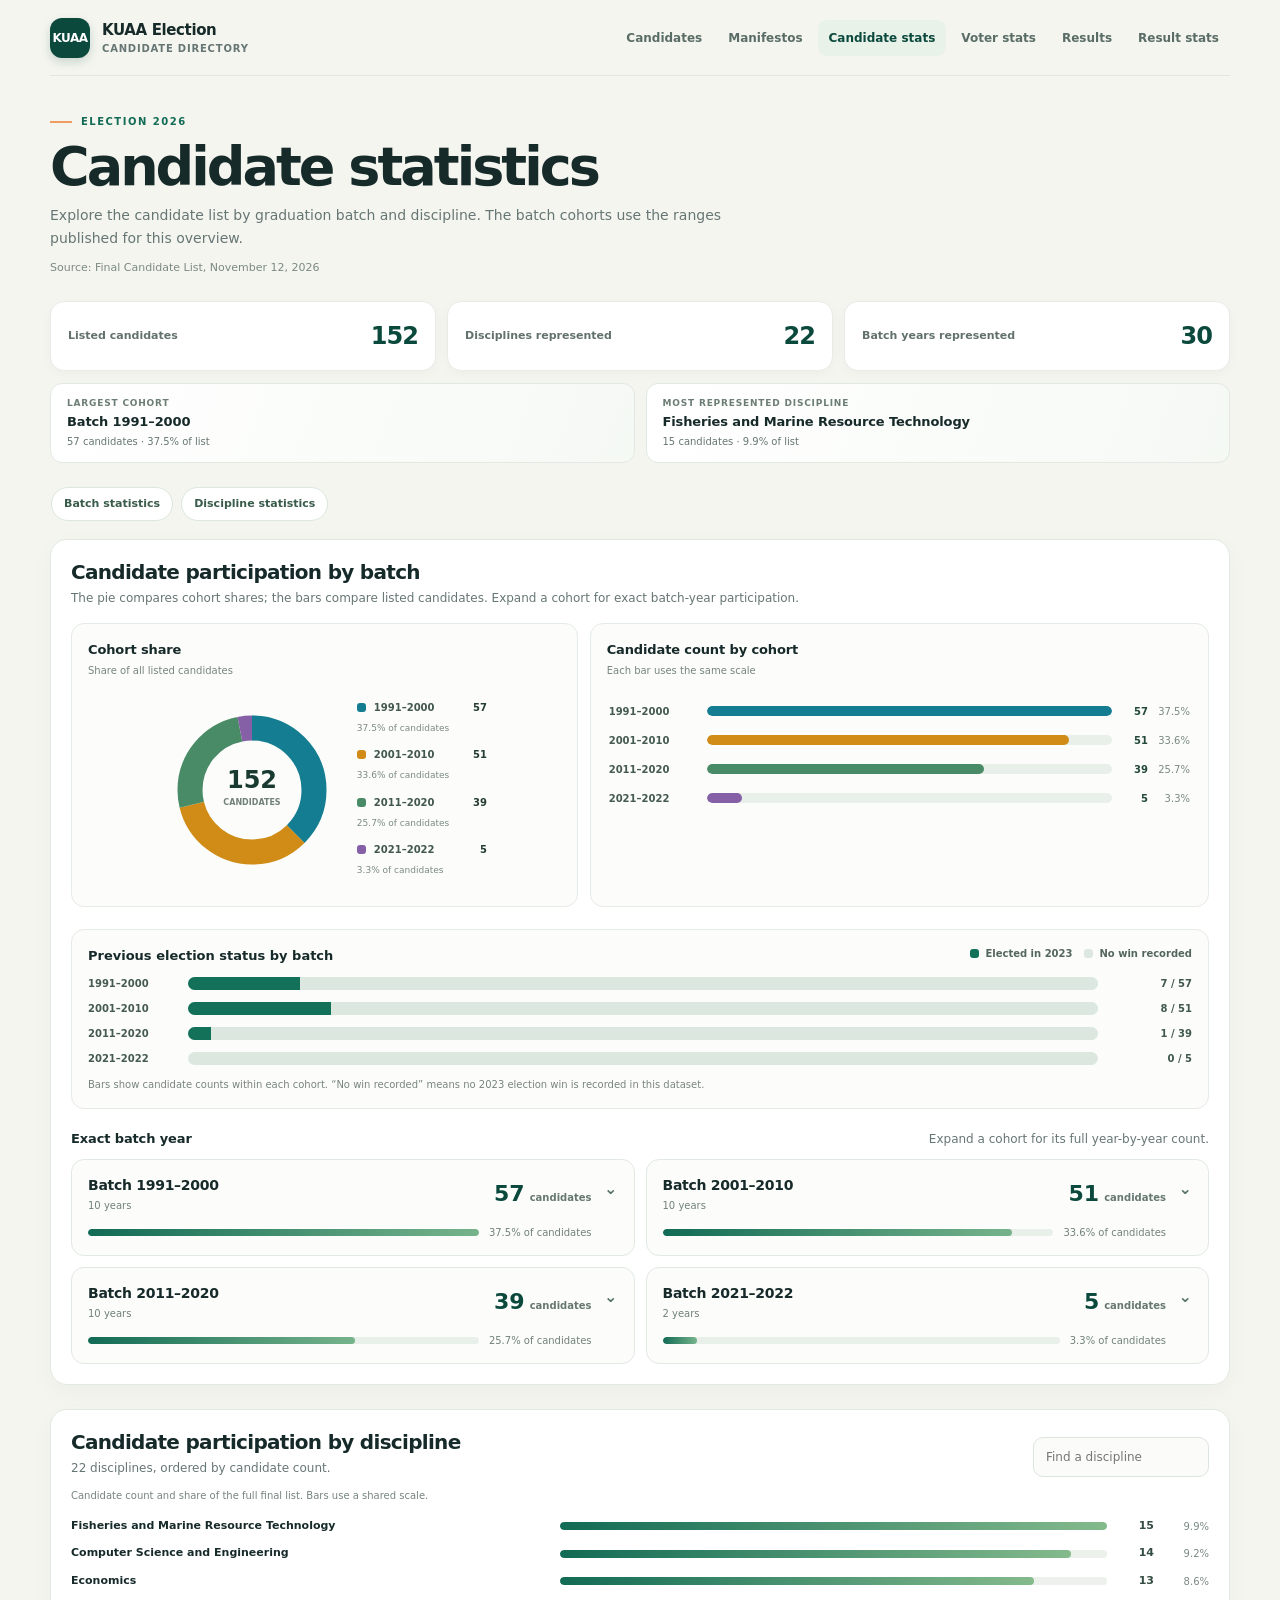
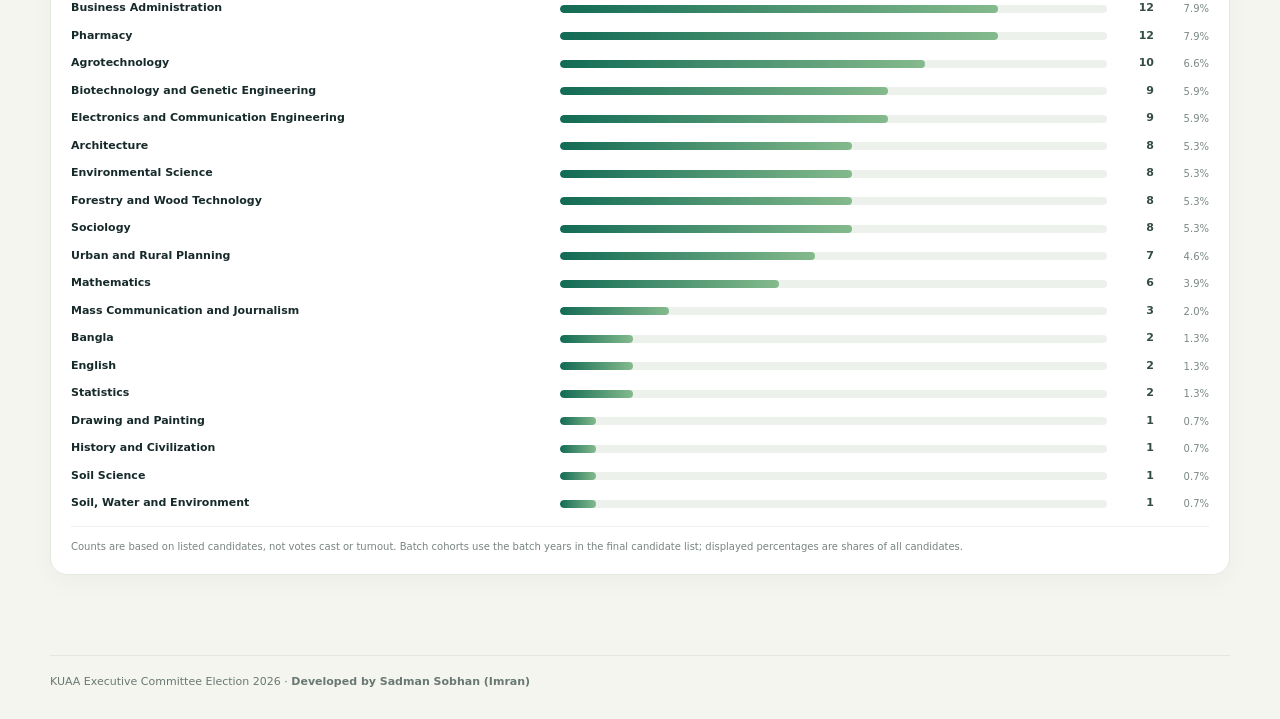
<file: stats.html>
<!doctype html>
<html lang="en">
<head>
  <meta charset="utf-8">
  <meta name="viewport" content="width=device-width, initial-scale=1">
  <meta name="theme-color" content="#f5f7f3">
  <meta name="description" content="Explore KUAA Election 2026 candidates by batch cohort, exact batch year, and discipline.">
  <title>KUAA Election 2026 — Candidate Stats</title>
  <style>
    :root{--ink:#152a2b;--muted:#617270;--paper:#f5f7f3;--card:#fff;--line:#dfe7e1;--green:#13715a;--green-dark:#0d5041;--lime:#dcf47c;--orange:#eea06c;--shadow:0 12px 32px rgba(19,49,39,.07)}
    *{box-sizing:border-box}body{margin:0;background:linear-gradient(180deg,#f9faf7 0,#f5f7f3 440px);color:var(--ink);font:15px/1.5 Inter,ui-sans-serif,system-ui,-apple-system,BlinkMacSystemFont,"Segoe UI",sans-serif}a{color:inherit}.shell{width:min(1160px,calc(100% - 48px));margin:auto}
    .topbar{height:72px;display:flex;align-items:center;justify-content:space-between;border-bottom:1px solid #e6ebe6}.brand{display:flex;align-items:center;gap:12px;text-decoration:none}.brand-mark{width:40px;height:40px;border-radius:12px;background:linear-gradient(145deg,#116d55,#0b493d);display:grid;place-items:center;color:white;font-size:12px;font-weight:800;letter-spacing:-.04em;box-shadow:0 4px 10px #0b493d2e}.brand-name{font-weight:750;letter-spacing:-.025em}.brand-sub{display:block;color:var(--muted);font-size:10px;font-weight:600;letter-spacing:.08em;text-transform:uppercase}.top-nav{display:flex;align-items:center;gap:6px}.nav-link{padding:9px 12px;border-radius:9px;color:#596d66;font-size:12px;font-weight:700;text-decoration:none}.nav-link:hover,.nav-link:focus-visible{background:#edf4ed;color:var(--green-dark)}.nav-link[aria-current=page]{background:#e8f2e9;color:var(--green-dark)}
    main{padding-bottom:56px}.hero{padding:38px 0 24px}.eyebrow{display:flex;align-items:center;gap:9px;color:var(--green);font-size:10px;font-weight:800;letter-spacing:.15em;text-transform:uppercase}.eyebrow:before{content:"";width:22px;height:2px;background:var(--orange)}h1{margin:10px 0 8px;font-size:clamp(38px,5vw,56px);line-height:1;letter-spacing:-.06em}.intro{max-width:650px;margin:0;color:#586b68;font-size:14px;line-height:1.7}.source-note{margin:9px 0 0;color:#7b8983;font-size:11px}
    .summary{display:grid;grid-template-columns:repeat(3,1fr);gap:11px;margin:0 0 24px}.stat{min-height:70px;padding:14px 17px;border:1px solid #e7ece7;border-radius:14px;background:white;box-shadow:0 3px 12px #172a2a08;display:flex;align-items:center;justify-content:space-between}.stat-label{color:#62716e;font-size:11px;font-weight:650}.stat-value{color:var(--green-dark);font-size:24px;font-weight:800;letter-spacing:-.04em;line-height:1;font-variant-numeric:tabular-nums}
    .section-nav{display:flex;gap:8px;margin:0 0 13px;overflow:auto;padding:1px 1px 5px}.section-nav a{flex:none;padding:8px 12px;border:1px solid #dce7de;border-radius:99px;background:#fff;color:#395b4b;text-decoration:none;font-size:11px;font-weight:700}.section-nav a:hover{border-color:#9ab8a2;background:#f4f8f3}
    .panel{margin:0 0 24px;padding:20px;border:1px solid #e2e9e3;border-radius:17px;background:#fff;box-shadow:0 8px 26px #172a2a08;scroll-margin-top:20px}.panel-head{display:flex;justify-content:space-between;align-items:flex-end;gap:16px;margin-bottom:16px}.panel h2{margin:0;font-size:20px;line-height:1.2;letter-spacing:-.035em}.panel-copy{margin:5px 0 0;color:var(--muted);font-size:12px}.cohorts{display:grid;grid-template-columns:repeat(2,minmax(0,1fr));gap:11px}.cohort{border:1px solid #e2e9e3;border-radius:13px;background:#fcfdfb;overflow:hidden}.cohort summary{position:relative;display:grid;grid-template-columns:minmax(0,1fr) auto;gap:12px;align-items:center;padding:15px 42px 15px 16px;cursor:pointer;list-style:none}.cohort summary::-webkit-details-marker{display:none}.cohort summary::after{position:absolute;right:16px;top:17px;content:"⌄";color:#567268;font-size:16px;font-weight:700;transition:transform .15s}.cohort[open] summary::after{transform:rotate(180deg)}.cohort summary:focus-visible{outline:3px solid #13715a40;outline-offset:-3px}.cohort summary:hover{background:#f5f9f4}.cohort-name{display:block;font-weight:760;font-size:14px;letter-spacing:-.02em}.cohort-years{display:block;color:#708079;font-size:10px;margin-top:2px}.cohort-total{display:flex;align-items:baseline;gap:5px;color:var(--green-dark);font-size:22px;font-weight:800;font-variant-numeric:tabular-nums}.cohort-total small{color:#667772;font-size:10px;font-weight:650}.bar-track{height:7px;overflow:hidden;border-radius:99px;background:#e9efe9}.cohort-bar{height:100%;border-radius:inherit;background:linear-gradient(90deg,#126b55,#76b38b)}.cohort-summary-bottom{grid-column:1/-1;display:grid;grid-template-columns:1fr auto;align-items:center;gap:10px}.share-label{color:#718079;font-size:10px;font-variant-numeric:tabular-nums}.batch-rows{padding:0 16px 13px;border-top:1px solid #edf1ed}.batch-rows table{width:100%;border-collapse:collapse;font-size:11px}.batch-rows th,.batch-rows td{padding:7px 3px;border-bottom:1px solid #eef2ee;text-align:left}.batch-rows th{color:#74817c;font-size:9px;font-weight:750;text-transform:uppercase;letter-spacing:.06em}.batch-rows td:last-child,.batch-rows th:last-child{text-align:right;font-variant-numeric:tabular-nums}.batch-rows tr:last-child td{border-bottom:0}.batch-year{font-weight:650}.batch-count{color:#405c4d;font-weight:750}.batch-count.zero{color:#8a9690;font-weight:500}
    .discipline-search{width:min(300px,100%);height:40px;padding:0 12px;border:1px solid #dce5de;border-radius:10px;background:#fbfcfa;color:var(--ink);font:inherit;font-size:12px;outline:none}.discipline-search:focus{border-color:#6da58d;box-shadow:0 0 0 3px #126b551f}.discipline-list{display:grid;gap:11px}.discipline-row{display:grid;grid-template-columns:minmax(160px,1fr) minmax(100px,1.2fr) 34px;gap:13px;align-items:center}.discipline-name{font-size:11px;font-weight:650;line-height:1.35}.discipline-track{height:8px;overflow:hidden;border-radius:99px;background:#edf1ec}.discipline-bar{height:100%;border-radius:inherit;background:linear-gradient(90deg,#126b55,#84ba8c)}.discipline-count{text-align:right;color:#334d42;font-size:11px;font-weight:800;font-variant-numeric:tabular-nums}.no-discipline{padding:25px;text-align:center;color:var(--muted);font-size:12px}.foot{border-top:1px solid var(--line);padding:18px 0 28px;color:#697873;font-size:11px}.foot a{text-decoration:none;font-weight:700}.foot a:hover{color:var(--green);text-decoration:underline}.state{padding:18px;border:1px solid #e2e9e3;border-radius:12px;background:#fff;color:var(--muted);font-size:13px}.state.error{border-color:#edd0c9;background:#fff8f6;color:#824638}.visually-hidden{position:absolute!important;width:1px!important;height:1px!important;padding:0!important;margin:-1px!important;overflow:hidden!important;clip:rect(0,0,0,0)!important;white-space:nowrap!important;border:0!important}
    .cohort-visuals{display:grid;grid-template-columns:minmax(270px,.9fr) minmax(350px,1.1fr);gap:12px;margin-bottom:22px}.chart-card{min-width:0;padding:16px;border:1px solid #e5ebe6;border-radius:13px;background:#fcfdfb}.chart-card h3,.detail-heading h3{margin:0;font-size:13px;letter-spacing:-.01em}.chart-hint{margin:3px 0 12px;color:#76847e;font-size:10px}.pie-layout{display:flex;align-items:center;justify-content:center;gap:15px;min-height:200px}.cohort-pie{width:min(180px,46%);flex:none;overflow:visible}.pie-legend{display:grid;gap:10px;margin:0;padding:0;list-style:none;min-width:130px}.legend-row{display:grid;grid-template-columns:10px minmax(70px,1fr) auto;gap:7px;align-items:center;font-size:10px}.legend-swatch{width:9px;height:9px;border-radius:3px}.legend-name{color:#425750;font-weight:650}.legend-value{font-variant-numeric:tabular-nums;font-weight:800;color:#243c34}.legend-share{grid-column:2/-1;margin-top:-6px;color:#7b8982;font-size:9px}.cohort-bars{display:grid;gap:14px;padding:14px 2px 5px}.cohort-bar-row{display:grid;grid-template-columns:90px minmax(40px,1fr) 28px 34px;gap:8px;align-items:center}.cohort-bar-label{font-size:10px;font-weight:650;color:#455a51}.cohort-bar-value,.cohort-bar-share{font-size:10px;text-align:right;font-variant-numeric:tabular-nums}.cohort-bar-value{font-weight:800;color:#24493c}.cohort-bar-share{color:#7b8982}.cohort-bar-row .bar-track{height:10px}.cohort-bar-row .cohort-bar{background:var(--cohort-color,#36856b)}.detail-heading{display:flex;align-items:baseline;justify-content:space-between;gap:12px;margin:0 0 10px}.detail-heading .panel-copy{margin:0}.discipline-chart-hint{margin:-5px 0 15px}.discipline-row{grid-template-columns:minmax(190px,1fr) minmax(100px,1.15fr) 34px 42px}.discipline-share{text-align:right;color:#7b8982;font-size:10px;font-variant-numeric:tabular-nums}.batch-rows table{table-layout:fixed}.batch-rows th:nth-child(1),.batch-rows td:nth-child(1){width:22%}.batch-rows th:nth-child(2),.batch-rows td:nth-child(2){width:45%}.batch-rows th:nth-child(3),.batch-rows td:nth-child(3){width:18%;text-align:right}.batch-rows th:nth-child(4),.batch-rows td:nth-child(4){width:15%;text-align:right}.year-track{display:block;height:8px;overflow:hidden;border-radius:99px;background:#e9efe9}.year-bar{display:block;height:100%;border-radius:inherit;background:var(--cohort-color,#36856b)}.cohort-bar,.discipline-bar{display:block}.footnote{margin:14px 0 0;padding-top:12px;border-top:1px solid #edf1ed;color:#78847f;font-size:10px;line-height:1.55}
    .summary{margin-bottom:12px}.insights{display:grid;grid-template-columns:repeat(2,minmax(0,1fr));gap:11px;margin-bottom:23px}.insight-card{display:grid;gap:3px;padding:13px 16px;border:1px solid #e2e9e3;border-radius:12px;background:linear-gradient(110deg,#fff,#f5f9f4)}.insight-label{color:#6c7d75;font-size:9px;font-weight:800;letter-spacing:.09em;text-transform:uppercase}.insight-card strong{font-size:13px;line-height:1.35;letter-spacing:-.01em}.insight-detail{color:#667772;font-size:10px;font-variant-numeric:tabular-nums}
    @media(max-width:700px){.shell{width:calc(100% - 32px)}.hero{padding:29px 0 20px}.summary{gap:7px}.stat{min-height:64px;padding:10px}.stat-label{font-size:9px;max-width:90px}.stat-value{font-size:20px}.insights{gap:7px}.insight-card{padding:11px}.insight-card strong{font-size:12px}.insight-detail{font-size:9px}.panel{padding:15px;border-radius:14px}.panel-head{align-items:flex-start;flex-direction:column}.cohorts{grid-template-columns:1fr}.cohort-visuals{grid-template-columns:1fr}.pie-layout{min-height:0;justify-content:flex-start}.cohort-pie{width:160px}.discipline-search{width:100%}.discipline-row{grid-template-columns:minmax(110px,1.1fr) minmax(60px,1fr) 28px 34px;gap:9px}.discipline-name{font-size:10px}.detail-heading{align-items:flex-start;flex-direction:column;gap:3px}}
    @media(max-width:420px){.pie-layout{gap:8px}.cohort-pie{width:135px}.pie-legend{min-width:0;gap:8px}.legend-row{grid-template-columns:9px minmax(55px,1fr) auto;gap:5px;font-size:9px}.cohort-bar-row{grid-template-columns:78px minmax(32px,1fr) 24px 30px;gap:6px}.discipline-row{grid-template-columns:minmax(95px,1fr) minmax(40px,.8fr) 25px 32px;gap:7px}.discipline-name{font-size:9px}}
    @media(max-width:380px){.shell{width:calc(100% - 24px)}.brand{gap:8px}.brand-mark{width:35px;height:35px}.nav-link{padding:8px;font-size:11px}.cohort summary{padding:12px}.cohort-total{font-size:20px}}
    @media(prefers-reduced-motion:reduce){html{scroll-behavior:auto}*{scroll-behavior:auto!important;transition:none!important}}

    .election-history{display:grid;gap:11px;margin:0 0 20px;padding:16px;border:1px solid #e5ebe6;border-radius:13px;background:#fcfdfb}.election-history-head{display:flex;justify-content:space-between;align-items:flex-start;gap:12px}.election-history-head h3{margin:0;font-size:13px}.election-history-legend{display:flex;flex-wrap:wrap;gap:12px;color:#53665e;font-size:10px;font-weight:650}.election-history-key{display:inline-flex;align-items:center;gap:6px}.election-history-swatch{width:9px;height:9px;border-radius:3px;background:#13715a}.election-history-swatch.no-win{background:#dce8df}.election-history-rows{display:grid;gap:10px}.election-history-row{display:grid;grid-template-columns:90px minmax(80px,1fr) 84px;gap:10px;align-items:center}.election-history-label{color:#455a51;font-size:10px;font-weight:700}.election-history-track{display:flex;height:13px;overflow:hidden;border-radius:99px;background:#e9efe9}.election-history-segment{height:100%;min-width:0}.election-history-segment.elected{background:#13715a}.election-history-segment.no-win{background:#dce8df}.election-history-count{color:#40584d;text-align:right;font-size:10px;font-weight:750;font-variant-numeric:tabular-nums}.election-history-note{margin:0;color:#78847f;font-size:10px;line-height:1.5}
  </style>

  <style>
    .topbar{gap:8px}.top-nav{max-width:65%;min-width:0;overflow-x:auto;scrollbar-width:none}.top-nav::-webkit-scrollbar{display:none}.nav-link{flex:none;white-space:nowrap}
  </style>
  <link rel="stylesheet" href="site.css">
</head>
<body>
  <!-- Generated candidate snapshot from candidates.json; Codex refreshes this when candidate data changes. -->
  <script id="candidate-data" type="application/json">
[
  {
    "position": "President",
    "name": "Khurshid Shahid Almeher (Tonmoy)",
    "discipline": "Architecture",
    "studentId": "920110",
    "batch": 1992,
    "photo": "public/candidates/920110.jpg",
    "campaignSlogan": "পরিবর্তনের অঙ্গীকারে সমৃদ্ধির আহ্বানে",
    "voteCount": 875,
    "manifesto": {
      "title": "নির্বাচনী ইশতেহার",
      "language": "bn",
      "introduction": [
        "একটি যথার্থ ও অন্তর্ভুক্তিমূলক, কার্যকর, স্বচ্ছ, শক্তিশালী ও গতিশীল অ্যালামনাই অ্যাসোসিয়েশন গঠন করাই মূল লক্ষ্য। বিশ্ববিদ্যালয়ের শিক্ষার্থীরা স্নাতক ও স্নাতকোত্তর সম্পন্ন করার পর কর্মক্ষেত্রে প্রবেশ, উচ্চশিক্ষার জন্য বিদেশে গমন, দেশীয় ও আন্তর্জাতিক সংস্থায় চাকরি-সংস্থান এবং সিনিয়র-জুনিয়রদের মধ্যে শক্তিশালী সম্পর্ক গড়ে তুলতে KUAA-এর কার্যকর ভূমিকা নিশ্চিত করতে আমি বদ্ধপরিকর। নির্বাচিত হলে নিম্নোক্ত উদ্যোগগুলো গ্রহণ করব।"
      ],
      "sections": [
        {
          "title": "প্রথম অংশ: সদস্যসেবা ও সাংগঠনিক ভিত্তি (দফা ১–৭)",
          "items": [
            "স্বয়ংক্রিয় সদস্যপদ (Auto Membership): খুলনা বিশ্ববিদ্যালয় থেকে স্নাতক সম্পন্ন করার পরপরই সবাইকে KUAA-এর সদস্য হিসেবে অন্তর্ভুক্ত করা।",
            "একটি ডিজিটাল ডেটাবেজ (One Digital Database): ডিজিটাল মাধ্যমে সব অ্যালামনাই সদস্যের তথ্য সংগ্রহ করে একটি সমন্বিত ডেটাবেজ তৈরি।",
            "নিজস্ব অফিস (Our Own Office): KUAA-এর নিজস্ব অফিস অর্জনের বিষয়ে নিবিড়ভাবে কাজ করা।",
            "স্থায়ী ঠিকানা (A Permanent Home): সদস্যদের অংশগ্রহণে KUAA-এর স্থায়ী ঠিকানা গঠনের পরিকল্পনা গ্রহণ।",
            "ঢাকায় হোস্টেল (Hostel in Dhaka): পড়াশোনা শেষে ঢাকায় আসা সদস্যদের আবাসনের জন্য হোস্টেল স্থাপনের উদ্যোগ গ্রহণ।",
            "সর্বত্র শাখা (Branches Everywhere): শক্তিশালী KUAA গঠনে দেশের বিভিন্ন জেলা এবং প্রাসঙ্গিক প্রবাসী দেশগুলোতে সক্রিয় শাখা কমিটি গঠন।",
            "শক্তিশালী তহবিল (A Stronger Fund): অ্যাসোসিয়েশনের তহবিল শক্তিশালী করতে উদ্ভাবনী, কার্যকর ও টেকসই পদক্ষেপ গ্রহণ।"
          ]
        },
        {
          "title": "দ্বিতীয় অংশ: অর্জন, সংযোগ ও জবাবদিহি (দফা ৮–১৪)",
          "items": [
            "অর্জনকে সম্মাননা (Honouring Achievers): KUAA-এর পক্ষ থেকে সদস্যদের পেশাগত জীবনের অর্জন ও উৎকর্ষকে স্বীকৃতি দেওয়া।",
            "বৃহত্তর চাকরি মেলা (A Bigger Job Fair): সদস্যদের নেটওয়ার্ক ও বিশ্ববিদ্যালয়ের সহযোগিতা কাজে লাগিয়ে চাকরি মেলাকে আরও বিস্তৃত, বাস্তবমুখী ও কার্যকর করা।",
            "অ্যালামনাই লাউঞ্জ (Alumni Lounge): বিশ্ববিদ্যালয় প্রশাসনের সহযোগিতায় ক্যাম্পাসে শিক্ষার্থী ও অ্যালামনাইদের মতবিনিময়ের জন্য ‘অ্যালামনাই লাউঞ্জ’ স্থাপনের উদ্যোগ নেওয়া।",
            "গ্র্যান্ড রিইউনিয়ন (Grand Reunion): পরবর্তী নির্বাহী পরিষদের মেয়াদে একটি সফল ও স্মরণীয় পুনর্মিলনীর আয়োজন করা।",
            "KUAA বৃত্তি (KUAA Scholarship): মেধাবী, অসচ্ছল ও যোগ্য শিক্ষার্থীদের জন্য আর্থিক প্রয়োজনে ‘KUAA স্কলারশিপ স্কিম’ চালু করা।",
            "KUAA কল্যাণ তহবিল (KUAA Welfare Fund): KUAA-এর সদস্য এবং দেশ ও দেশের কল্যাণে ব্যবহারের জন্য ‘KUAA ওয়েলফেয়ার ফান্ড’ স্থাপন।",
            "স্বচ্ছতা ও জবাবদিহিতা (Transparency & Accountability): KUAA-এর প্রতিটি কার্যক্রমে পরিমাপযোগ্য স্বচ্ছতা ও জবাবদিহিতা নিশ্চিত করা।"
          ]
        }
      ]
    }
  },
  {
    "position": "President",
    "name": "Mohammad Fazle Reza (Sumon)",
    "discipline": "Urban and Rural Planning",
    "studentId": "930409",
    "batch": 1993,
    "photo": "public/candidates/930409.jpg",
    "campaignSlogan": "আমরা খুবিয়ান এক আত্মার বন্ধন",
    "voteCount": 2271,
    "manifesto": {
      "title": "নির্বাচনী ইশতেহার ২০২৬ — আমাদের ৭টি অগ্রাধিকারমূলক অঙ্গীকার",
      "language": "bn",
      "introduction": [
        "প্রিয় খুবিয়ান, আগামী ২০ নভেম্বর অনুষ্ঠিতব্য KUAA কার্যনির্বাহী পরিষদের নির্বাচনে আমি একজন প্রার্থী। এই নির্বাচন শুধু নেতৃত্ব নির্বাচনের উপলক্ষ নয়; বরং আমাদের প্রিয় সংগঠনকে আরও ঐক্যবদ্ধ, কার্যকর ও কল্যাণমুখী করে গড়ে তোলার একটি সুযোগ।",
        "আমি বিশ্বাস করি, KUAA কোনো ব্যক্তি বা গোষ্ঠীর সংগঠন নয়; এটি সকল খুবিয়ানের সম্মিলিত পরিবার। কার্যনির্বাহী পরিষদও একক সিদ্ধান্ত বাস্তবায়নের জায়গা নয়; এটি পারস্পরিক শ্রদ্ধা, সহযোগিতা ও সম্মিলিত উদ্যোগে কাজ করার একটি প্ল্যাটফর্ম। এই বিশ্বাস থেকেই ব্যক্তিগত প্রতিশ্রুতির পরিবর্তে “আমরা” শব্দটিকে সামনে রেখে আগামী দিনের জন্য সাতটি অগ্রাধিকারমূলক ভাবনা তুলে ধরছি।"
      ],
      "sections": [
        {
          "title": "ঐক্যবদ্ধ ও অন্তর্ভুক্তিমূলক KUAA",
          "items": [
            "দল, মত, ব্যাচ, ডিসিপ্লিন ও পেশার ভিন্নতা ভুলে KUAA-কে একটি অরাজনৈতিক, সবার জন্য উন্মুক্ত ও সম্প্রীতিপূর্ণ সংগঠন হিসেবে গড়ে তোলা। নির্বাচন শেষে সকল প্রার্থী ও আগ্রহী অ্যালামনাইকে সাংগঠনিক কার্যক্রমে সম্পৃক্ত করা এবং নিয়মিত পারিবারিক, ক্রীড়া ও সাংস্কৃতিক আয়োজনের মাধ্যমে পারস্পরিক বন্ধন সুদৃঢ় করা।"
          ]
        },
        {
          "title": "ক্যারিয়ার উন্নয়ন ও উদ্যোক্তা সহযোগিতা",
          "items": [
            "নবীন গ্র্যাজুয়েটদের জন্য ক্যারিয়ার কাউন্সেলিং, জব ফেয়ার, ইন্টার্নশিপ ও মেন্টরশিপ প্রোগ্রাম চালু করা। পাশাপাশি খুবিয়ান উদ্যোক্তা ও পেশাজীবীদের মধ্যে ব্যবসায়িক যোগাযোগ ও সহযোগিতা এবং বিদেশে উচ্চশিক্ষা ও গবেষণার দিকনির্দেশনার সুযোগ তৈরি করা।"
          ]
        },
        {
          "title": "কল্যাণ তহবিল, মানবিক ও আইন সহায়তা",
          "items": [
            "বিপদগ্রস্ত খুবিয়ানদের পাশে দাঁড়াতে স্বচ্ছ ও টেকসই কল্যাণ তহবিল গঠন, আইনসম্মত ও নিরাপদ বিনিয়োগ কাঠামোর সম্ভাবনা যাচাই, দেশব্যাপী রক্তদাতা নেটওয়ার্ক তৈরি এবং মেধাবী ও আর্থিকভাবে অসচ্ছল শিক্ষার্থীদের জন্য KUAA শিক্ষাবৃত্তি চালুর উদ্যোগ।",
            "KUAA-এর সাংগঠনিক কাঠামোর অধীনে একটি বিশেষায়িত পেশাজীবী প্ল্যাটফর্ম হিসেবে “KUAA Legal Affairs Wing” গঠনের প্রস্তাব।"
          ]
        },
        {
          "title": "ঢাকায় KUAA-এর নিজস্ব কার্যালয় ও অতিথিকক্ষ",
          "items": [
            "অ্যালামনাইদের যোগাযোগ, সাংগঠনিক কার্যক্রম ও পারস্পরিক সহযোগিতার কেন্দ্র হিসেবে ঢাকায় একটি স্থায়ী কার্যালয় প্রতিষ্ঠা। পাশাপাশি বিভিন্ন প্রয়োজনে ঢাকায় আগত খুবিয়ানদের জন্য নিরাপদ ও সাশ্রয়ী অতিথিকক্ষ গড়ে তোলা।"
          ]
        },
        {
          "title": "ডিজিটাল KUAA ও বৈশ্বিক নেটওয়ার্ক",
          "items": [
            "সদস্যদের তথ্যের গোপনীয়তা ও নিরাপত্তা নিশ্চিত করে কেন্দ্রীয় অ্যালামনাই ডেটাবেজ, আধুনিক মোবাইল অ্যাপ ও KUAA Job Portal তৈরি। দেশের বিভিন্ন অঞ্চল এবং বিদেশে অ্যালামনাই চ্যাপ্টার গঠন ও সক্রিয় করার মাধ্যমে বিশ্বব্যাপী খুবিয়ানদের একটি কার্যকর নেটওয়ার্ক গড়ে তোলা।"
          ]
        },
        {
          "title": "খুলনা বিশ্ববিদ্যালয়ের উন্নয়নে অবদান",
          "items": [
            "বিশ্ববিদ্যালয়ের শিক্ষা, গবেষণা ও উদ্ভাবনে অ্যালামনাইদের দক্ষতা ও অভিজ্ঞতাকে কাজে লাগানো, দেশি-বিদেশি শিল্পপ্রতিষ্ঠানের সঙ্গে সহযোগিতার সুযোগ তৈরি এবং প্রিয় বিশ্ববিদ্যালয়ের ইতিহাস, ঐতিহ্য ও অর্জন সংরক্ষণে উদ্যোগ গ্রহণ।"
          ]
        },
        {
          "title": "স্বচ্ছতা, জবাবদিহিতা ও সদস্যদের অধিকার",
          "items": [
            "সংগঠনের আয়-ব্যয়ের হিসাব ও স্বাধীন অডিট প্রতিবেদন সদস্যদের জন্য উন্মুক্ত রাখা, নিয়মিত কাজের অগ্রগতি প্রকাশ এবং প্রতিটি সিদ্ধান্তে গণতন্ত্র, ন্যায়সংগত আচরণ ও সদস্যদের মতামতকে গুরুত্ব দেওয়া।"
          ]
        },
        {
          "title": "বাস্তবায়নের পরিকল্পনা",
          "items": [
            "প্রথম ১০০ দিন: বিষয়ভিত্তিক উপকমিটি গঠন, কেন্দ্রীয় ডেটাবেজের কাজ শুরু, কল্যাণ তহবিলের নীতিমালা প্রণয়ন ও ব্লাড ডোনার নেটওয়ার্ক চালুর উদ্যোগ।",
            "প্রথম বছর: ঢাকায় কার্যালয় স্থাপনের প্রক্রিয়া শুরু, ক্যারিয়ার ও মেন্টরশিপ কার্যক্রম, শিক্ষাবৃত্তি এবং দেশ-বিদেশে অ্যালামনাই চ্যাপ্টার সক্রিয়করণ।",
            "২ থেকে ৩ বছর: আর্থিক সক্ষমতা ও প্রয়োজনীয় অনুমোদন সাপেক্ষে স্থায়ী কার্যালয় ও অতিথিকক্ষ প্রতিষ্ঠা, পূর্ণাঙ্গ ডিজিটাল সেবা এবং টেকসই কল্যাণ তহবিল ও আন্তর্জাতিক নেটওয়ার্ক সম্প্রসারণ।",
            "সকল কার্যক্রম KUAA-এর গঠনতন্ত্র, প্রচলিত আইন, আর্থিক সামর্থ্য ও সদস্যদের সম্মিলিত অংশগ্রহণের ভিত্তিতে বাস্তবায়নের উদ্যোগ নেওয়া হবে।"
          ]
        }
      ],
      "conclusion": [
        "প্রিয় খুবিয়ান, নির্বাচনে প্রতিদ্বন্দ্বিতা থাকবে, মতের ভিন্নতা থাকবে। কিন্তু আমাদের বন্ধুত্ব, পারস্পরিক শ্রদ্ধা ও আত্মিক সম্পর্ক যেন কোথাও বিভাজিত না হয়। নির্বাচনে কেউ জয়ী হবেন, কেউ হবেন না; কিন্তু আমরা সবাই খুবিয়ান, একই পরিবারের সদস্য।",
        "আমি বিশ্বাস করি, নেতৃত্ব মানে একক কর্তৃত্ব নয়, সম্মিলিত দায়িত্ব। নির্বাচিত হওয়ার সুযোগ পেলে প্রতিদ্বন্দ্বী প্রার্থীসহ সকল খুবিয়ানকে সঙ্গে নিয়ে কাজ করতে চাই। নির্বাচনের ফলাফল যা-ই হোক, প্রিয় সংগঠনের কল্যাণে আমার সহযোগিতা অব্যাহত থাকবে।",
        "আসুন, ২০ নভেম্বর যোগ্যতা, অভিজ্ঞতা ও কর্মপরিকল্পনা বিবেচনা করে ভোট দিই। সম্মিলিত প্রচেষ্টায় গড়ে তুলি একটি আধুনিক, স্বচ্ছ, মানবিক ও অন্তর্ভুক্তিমূলক KUAA।"
      ]
    }
  },
  {
    "position": "President",
    "name": "Md. Najmul Ahasan Prince",
    "discipline": "Business Administration",
    "studentId": "950340",
    "batch": 1995,
    "campaignSlogan": "ঐক্যবদ্ধ খুবিয়ান",
    "photo": "public/candidates/950340.jpg",
    "voteCount": 939,
    "manifesto": {
      "title": "নির্বাচনী ইশতেহার ২০২৬ — ঐক্যবদ্ধ খুবিয়ান, পরিবর্তনের প্রত্যয়",
      "language": "bn",
      "introduction": [
        "খুলনা বিশ্ববিদ্যালয় অ্যালামনাই অ্যাসোসিয়েশন (কুআ) একটি আধুনিক, কল্যাণমুখী ও কার্যকর প্ল্যাটফর্মে রূপান্তর করতে আমরা প্রতিশ্রুতিবদ্ধ। এই ইশতেহার গতানুগতিক প্রতিশ্রুতি নয়; বরং প্রতিটি খুবিয়ানের জন্য সুনির্দিষ্ট লক্ষ্যভিত্তিক একটি বাস্তবসম্মত কর্মপরিকল্পনা।"
      ],
      "sections": [
        {
          "title": "উচ্চশিক্ষা ও আন্তর্জাতিক এক্সচেঞ্জ প্রোগ্রাম",
          "items": [
            "প্রফেশনাল মেন্টরশিপ: উচ্চশিক্ষায় আগ্রহী গ্র্যাজুয়েটদের পথ দেখাতে সফল একাডেমিকদের নিয়ে একটি মেন্টরশিপ পুল গঠন এবং নিয়মিত গাইডলাইন সেশনের আয়োজন। কল্যাণ তহবিল থেকে বিশেষ করে আর্থিকভাবে অসচ্ছল গ্র্যাজুয়েটদের সহায়তা এবং রেফারেন্স নেটওয়ার্ক তৈরি।",
            "এক্সচেঞ্জ প্রোগ্রাম: শিক্ষার্থীদের আন্তর্জাতিক অভিজ্ঞতা অর্জনে বিদেশি বিশ্ববিদ্যালয়ের সঙ্গে সমঝোতা স্মারক ও এক্সচেঞ্জ প্রোগ্রাম চালুর উদ্যোগ। বিভিন্ন দেশ ও ক্যাম্পাসের মাধ্যমে গ্র্যাজুয়েটদের বিশ্বমানের প্রোগ্রামে অংশ নেওয়ার ব্যবস্থা।"
          ]
        },
        {
          "title": "ক্যারিয়ার গ্রোথ, জব ফেয়ার ও প্রাযুক্তিক প্রশিক্ষণ",
          "items": [
            "ভবিষ্যতের প্রযুক্তিভিত্তিক প্রশিক্ষণ: কৃত্রিম বুদ্ধিমত্তা (AI), ক্লাউড কম্পিউটিং, ভার্চুয়াল রিয়েলিটি (VR), অগমেন্টেড রিয়েলিটি (AR), ফিনটেক ও বায়োমেট্রিকসের মতো আধুনিক প্রযুক্তি বিষয়ে ব্যবহারিক ও হাতে-কলমে প্রশিক্ষণের আয়োজন।",
            "ডেডিকেটেড প্লেসমেন্ট সেল ও সিটি ব্যাংক: অ্যালামনাইদের পরিচালিত বিভিন্ন প্রতিষ্ঠানে যোগ্য প্রার্থীদের সুযোগ নিশ্চিত করতে বিশেষ প্লেসমেন্ট অফিস ও টিম গঠন; যাতে ক্যারিয়ার গঠনে কার্যকর নেটওয়ার্ক তৈরি হয়।",
            "চাকরি মেলা ও পোর্টাল: ক্যাম্পাসে নিয়মিত জব ফেয়ারের আয়োজন এবং অ্যালামনাই ওয়েবসাইটে সরাসরি চাকরির বিজ্ঞপ্তি প্রকাশের ব্যবস্থা।",
            "উদ্যোক্তা তৈরি: প্রতিষ্ঠিত উদ্যোক্তাদের সঙ্গে নবীন খুবিয়ানদের সংযোগ করে Backward and Forward Linkage তৈরি এবং উদ্যোগ তৈরিতে উৎসাহ দেওয়া।"
          ]
        },
        {
          "title": "পারিবারিক মেলবন্ধন ও জরুরি সেবা তহবিল",
          "items": [
            "অঞ্চলভিত্তিক KUAA কমিউনিটি: “খুবি গ্র্যাজুয়েট, একটি পরিবারের মতো”—এই মূলনীতির ভিত্তিতে দেশ ও দেশের বাইরে অঞ্চলভিত্তিক KUAA কমিউনিটি গড়ে তোলা।",
            "জরুরি সেবা টিম ও তহবিল: রক্তদান, গুরুতর অসুস্থতা, পারিবারিক সংকট বা জরুরি মুহূর্তে তাৎক্ষণিক পাশে দাঁড়ানোর জন্য সার্বক্ষণিক ডেডিকেটেড জরুরি সেবা টিম গঠন।",
            "শিক্ষা সহযোগিতা: শিক্ষার্থী ও বেকার গ্র্যাজুয়েটদের শিক্ষা ও কর্মজীবনে পদার্পণ সহজ করতে শিক্ষা সহযোগিতা তহবিল গঠন। সারা বিশ্বে ছড়িয়ে থাকা খুবি গ্র্যাজুয়েটরা তহবিলে অবদান রাখবেন এবং সামাজিক দায়বদ্ধতা থেকে ভূমিকা পালন করবেন, ইনশাআল্লাহ।"
          ]
        },
        {
          "title": "ক্যাম্পাসভিত্তিক ভূমিকা ও একাডেমিক সম্পৃক্ততা",
          "items": [
            "বিশেষজ্ঞদের অংশগ্রহণ: ক্যাম্পাসের শিক্ষা কার্যক্রমে দেশ-বিদেশের বিশেষজ্ঞ ও সফল গ্র্যাজুয়েটদের সম্পৃক্ততা ৩০% বৃদ্ধি করা।",
            "সৌহার্দ্যপূর্ণ পরিবেশ: ক্যাম্পাসের শিক্ষক-শিক্ষার্থী ও গ্র্যাজুয়েটদের পারস্পরিক সৌহার্দ্যপূর্ণ, সহযোগিতামূলক সম্পর্ক বজায় রাখতে ভূমিকা পালন।"
          ]
        },
        {
          "title": "নারী গ্র্যাজুয়েটদের সার্বিক উন্নয়ন",
          "items": [
            "নারী গ্র্যাজুয়েটদের পেশাগত উৎকর্ষ, নারী উদ্যোক্তা তৈরি এবং কর্মক্ষেত্রে নিরাপত্তা ও সুযোগ বৃদ্ধি। KUAA-এর সার্বিক কার্যক্রমে নারী গ্র্যাজুয়েটদের জোরালো অংশগ্রহণ নিশ্চিত করা।"
          ]
        },
        {
          "title": "জবাবদিহিতা নিশ্চিত করতে KUAA অ্যাপ",
          "items": [
            "KUAA মোবাইল অ্যাপ: গ্র্যাজুয়েটদের জন্য সেবা ও তথ্য আদান-প্রদান দ্রুত এবং নির্ভরযোগ্য করতে আধুনিক KUAA মোবাইল অ্যাপ চালু করা। অ্যাপের মাধ্যমে স্বচ্ছতা ও জবাবদিহিতা নিশ্চিত করা এবং গ্র্যাজুয়েটদের গঠনমূলক সমালোচনা ও পরামর্শ সাদরে গ্রহণ করা।"
          ]
        }
      ]
    }
  },
  {
    "position": "President",
    "name": "Md. Iftakharul Alam (Iftee)",
    "discipline": "Fisheries and Marine Resource Technology",
    "studentId": "970609",
    "batch": 1997,
    "photo": "public/candidates/970609.png",
    "campaignSlogan": "অভিজ্ঞতার প্রজ্ঞা, তারুণ্যের প্রত্যয়—ঐক্যবদ্ধ KUAA, সবার পরিচয়",
    "voteCount": 2383,
    "manifesto": {
      "language": "bn",
      "title": "KUAA নিয়ে নির্বাচনী মূল ভাবনাসমূহ",
      "sections": [
        {
          "title": "সবার জন্য KUAA",
          "items": [
            "সকল ব্যাচ, ডিসিপ্লিন ও পেশার অ্যালামনাইদের নিয়ে অন্তর্ভুক্তিমূলক যোগাযোগ নেটওয়ার্ক ও ডিজিটাল ডিরেক্টরি তৈরি করা।"
          ]
        },
        {
          "title": "অ্যালামনাই কল্যাণ তহবিল",
          "items": [
            "সদস্যদের আকস্মিক দুর্ঘটনা, অসুস্থতা ও বিপদে পাশে দাঁড়াতে স্বচ্ছ নীতিমালার ভিত্তিতে KUAA Welfare Fund গঠন করা এবং বিভিন্ন হাসপাতাল/ডায়াগনস্টিক সেন্টারে স্বাস্থ্যসেবায় বিশেষ ছাড়ের ব্যবস্থা করা।"
          ]
        },
        {
          "title": "ক্যারিয়ার ও মেন্টরশিপ",
          "items": [
            "নবীন গ্র্যাজুয়েটদের জন্য চাকরির তথ্য, ক্যারিয়ার কাউন্সেলিং, সিভি রাইটিং ও মেন্টরশিপের সুবিধা চালু করা।"
          ]
        },
        {
          "title": "দেশ-বিদেশে নেটওয়ার্ক",
          "items": [
            "দেশীয় ও আন্তর্জাতিক চ্যাপ্টার সক্রিয় করা এবং প্রবাসী অ্যালামনাইদের সঙ্গে নিয়মিত সংযোগ রক্ষা করা।"
          ]
        },
        {
          "title": "ঢাকায় অবস্থান সুবিধা (KUAA Accommodation Facility)",
          "items": [
            "চাকরি ও জরুরি প্রয়োজনে ঢাকায় অবস্থানরত অ্যালামনাইদের জন্য আবাসন সুবিধা প্রতিষ্ঠার উদ্যোগ গ্রহণ।"
          ]
        },
        {
          "title": "স্বচ্ছতা ও জবাবদিহি",
          "items": [
            "প্রতি ৩ মাস অন্তর কর্মপরিকল্পনার অগ্রগতি ও আর্থিক প্রতিবেদন প্রকাশ করা।"
          ]
        }
      ]
    }
  },
  {
    "position": "Vice President",
    "name": "Md. Sahidur Rahman",
    "discipline": "Forestry and Wood Technology",
    "studentId": "930508",
    "batch": 1993,
    "voteCount": 439,
    "campaignSlogan": "পরিবর্তনের অঙ্গীকারে সমৃদ্ধির আহ্বানে"
  },
  {
    "position": "Vice President",
    "name": "Dr Md Shamim Parvez",
    "discipline": "Fisheries and Marine Resource Technology",
    "studentId": "930607",
    "batch": 1993,
    "photo": "public/candidates/930607.jpeg",
    "voteCount": 580,
    "campaignSlogan": "পরিবর্তনের অঙ্গীকারে সমৃদ্ধির আহ্বানে"
  },
  {
    "position": "Vice President",
    "name": "Md. Ali Zakir (Rubel)",
    "discipline": "Business Administration",
    "studentId": "940338",
    "batch": 1994,
    "voteCount": 1304,
    "photo": "public/candidates/940338.png",
    "campaignSlogan": "আমরা খুবিয়ান এক আত্মার বন্ধন"
  },
  {
    "position": "Vice President",
    "name": "S M Ariful Islam (Kochi)",
    "discipline": "Urban and Rural Planning",
    "studentId": "940418",
    "batch": 1994,
    "photo": "public/candidates/940418.png",
    "campaignSlogan": "অভিজ্ঞতার প্রজ্ঞা, তারুণ্যের প্রত্যয়—ঐক্যবদ্ধ KUAA, সবার পরিচয়",
    "voteCount": 2032
  },
  {
    "position": "Vice President",
    "name": "Shayka Imam Shanta",
    "discipline": "Architecture",
    "studentId": "950116",
    "batch": 1995,
    "photo": "public/candidates/950116.png",
    "previouslyElected": 2023,
    "voteCount": 2831,
    "campaignSlogan": "অভিজ্ঞতার প্রজ্ঞা, তারুণ্যের প্রত্যয়—ঐক্যবদ্ধ KUAA, সবার পরিচয়"
  },
  {
    "position": "Vice President",
    "name": "Shahana Sultana",
    "discipline": "Fisheries and Marine Resource Technology",
    "studentId": "950602",
    "batch": 1995,
    "photo": "public/candidates/950602.png",
    "campaignSlogan": "পরিবর্তনের অঙ্গীকারে সমৃদ্ধির আহ্বানে",
    "voteCount": 683
  },
  {
    "position": "Vice President",
    "name": "Md Maheb Hossain (Liton)",
    "discipline": "Agrotechnology",
    "studentId": "960827",
    "batch": 1996,
    "campaignSlogan": "ঐক্যবদ্ধ খুবিয়ান",
    "photo": "public/candidates/960827.jpg",
    "voteCount": 1019
  },
  {
    "position": "Vice President",
    "name": "Md. Muzahidul Islam (Showrab)",
    "discipline": "Computer Science and Engineering",
    "studentId": "970232",
    "batch": 1997,
    "photo": "public/candidates/970232.jpg",
    "campaignSlogan": "আমরা খুবিয়ান এক আত্মার বন্ধন",
    "previouslyElected": 2023,
    "voteCount": 2095,
    "manifesto": {
      "title": "নির্বাচনী ইশতেহার",
      "language": "bn",
      "sections": [
        {
          "title": "আমার অঙ্গীকার",
          "items": [
            "ঐক্যবদ্ধ ও অন্তর্ভুক্তিমূলক অ্যালামনাই পরিবার গড়ে তোলা।",
            "ক্যারিয়ার উন্নয়ন, কর্মসংস্থান ও উদ্যোক্তাদের সহযোগিতা করা।",
            "অ্যালামনাই কল্যাণ ও মানবিক সহযোগিতা তহবিল ত্বরান্বিত করা।",
            "ঢাকায় KUAA-এর নিজস্ব অফিস ও গেস্ট হাউসের ব্যবস্থা করা।",
            "KUAA অ্যাপ ও ওয়েবসাইট উন্নয়ন করা।"
          ]
        }
      ]
    }
  },
  {
    "position": "Vice President",
    "name": "Md. Tomig Uddin Ahmed",
    "discipline": "Computer Science and Engineering",
    "studentId": "970235",
    "batch": 1997,
    "photo": "public/candidates/970235.png",
    "campaignSlogan": "পরিবর্তনের অঙ্গীকারে সমৃদ্ধির আহ্বানে",
    "voteCount": 648,
    "manifesto": {
      "title": "ভাইস প্রেসিডেন্ট পদপ্রার্থীর নির্বাচনী ইশতেহার",
      "language": "bn",
      "introduction": [
        "২০২৬–২০২৯ মেয়াদে সবার সহযোগিতায় ২২ দফা নির্দিষ্ট সময়সীমার মধ্যে বাস্তবায়ন এবং প্রতি তিন মাসে অগ্রগতির হিসাব সদস্যদের কাছে প্রকাশের অঙ্গীকার।",
        "খুলনা বিশ্ববিদ্যালয়ের গ্র্যাজুয়েটদের মধ্যে ভ্রাতৃত্ব, সম্প্রীতি ও পারস্পরিক সহযোগিতা জোরদার করে KUAA-কে স্বচ্ছ, প্রযুক্তিনির্ভর ও সদস্যবান্ধব সংগঠনে পরিণত করা।"
      ],
      "sections": [
        {
          "title": "প্রথম ১০০ দিনে কার্যকর পদক্ষেপ (স্বল্পমেয়াদি)",
          "items": [
            "সদস্যদের মতামত আগে: ৩০ দিনের মধ্যে অনলাইন জরিপের মাধ্যমে অগ্রাধিকার নির্ধারণ ও কর্মপরিকল্পনা প্রকাশ।",
            "ডিসিপ্লিন ও ব্যাচভিত্তিক সমন্বয়: ৪৫ দিনের মধ্যে সমন্বয় নেটওয়ার্ক গঠন।",
            "গঠনতন্ত্রের অনুমোদন: ৬০ দিনের মধ্যে খসড়া ও অনুমোদন না হওয়া পর্যন্ত মাসিক ফলো-আপ।",
            "আর্থিক স্বচ্ছতা: ৯০ দিনের মধ্যে আয়-ব্যয়ের হিসাব ওয়েবসাইটে প্রকাশ এবং ৬.৬ সংশোধনের খসড়া উন্মুক্ত করা।",
            "ডিজিটাল KUAA: ৯০ দিনের মধ্যে kuaa.org.bd হালনাগাদ, সদস্য ডিরেক্টরি, চাকরি ও ব্যবসার তথ্য এবং অনলাইন সদস্য ফর্ম চালু।",
            "নিয়মিত নিউজলেটার: ৯০ দিনের মধ্যে প্রথম সংখ্যা প্রকাশ এবং এরপর প্রতি তিন মাসে প্রকাশ।",
            "জাতীয় পর্যায়ে প্রতিনিধিত্ব: ১০০ দিনের মধ্যে BPSC, UGC-সহ অন্যান্য প্রতিষ্ঠানে KUAA প্রতিনিধিত্ব নিশ্চিত করতে উদ্যোগ ও প্রস্তাব।"
          ]
        },
        {
          "title": "প্রথম ১২ মাসে কার্যকর পদক্ষেপ (মধ্যমেয়াদি)",
          "items": [
            "AI ও ভবিষ্যৎ দক্ষতা: কৃত্রিম বুদ্ধিমত্তা, ডেটা, ফিন্যান্সিং ও উচ্চশিক্ষা বিষয়ে কমপক্ষে ৪টি কোর্স বা কর্মশালা।",
            "জব ফেয়ার ও মেন্টরশিপ: ৯ মাসের মধ্যে প্রথম জব ফেয়ার এবং নিয়মিত অ্যালামনাই মেন্টরশিপ চালু।",
            "তরুণ গ্র্যাজুয়েটদের পাশে: ৯ মাসের মধ্যে সদস্য হওয়ার প্রক্রিয়া সহজ করা এবং CV, ইন্টারভিউ ও ক্যারিয়ার সহায়তা দেওয়া।",
            "Benevolent Fund: ৯ মাসের মধ্যে নীতিমালা ও তহবিল চালু এবং চলমান তহবিলের কার্যক্রম অব্যাহত রাখা।",
            "মেধাবী শিক্ষার্থীদের বৃত্তি: ৯ মাসে নীতিমালা প্রণয়ন এবং প্রথম ব্যাচে বৃত্তি চালু।",
            "চাকরির বিজ্ঞপ্তির অসামঞ্জস্য দূরীকরণ: ৯ মাসের মধ্যে তালিকা তৈরি করে সংশ্লিষ্ট কর্তৃপক্ষকে অবহিত করা; সমাধান না হওয়া পর্যন্ত ফলো-আপ।",
            "সদস্য সুবিধা কার্ড: ৯ মাসের মধ্যে কমপক্ষে ৫টি প্রতিষ্ঠানের সঙ্গে মূল্যছাড় চুক্তি।",
            "ইন্টারন্যাশনাল চ্যাপ্টার: ১২ মাসে ১টি এবং ২৪ মাসে মোট ৪টি চ্যাপ্টার (অস্ট্রেলিয়া, যুক্তরাষ্ট্র, কানাডা ও যুক্তরাজ্য) গঠন।",
            "মিলনমেলা ও উদ্যোক্তা মেলা: প্রতি বছর একটি পরিবারভিত্তিক মিলনমেলা এবং অ্যালামনাই উদ্যোক্তাদের জন্য মেলা।"
          ]
        },
        {
          "title": "পূর্ণ মেয়াদে কার্যকর পদক্ষেপ (দীর্ঘমেয়াদি, ২০২৬–২০২৯)",
          "items": [
            "মাস্টার্স প্রোগ্রাম ২০২৮: ১৮ মাসে KUAA-র দীর্ঘমেয়াদি মাস্টার্স প্রোগ্রামের খসড়া তৈরি ও সাধারণ সভায় অনুমোদন।",
            "জাতীয় ও আন্তর্জাতিক সেমিনার: ১৮ মাসে একটি জাতীয় এবং ৩০ মাসে একটি আন্তর্জাতিক সেমিনার আয়োজন।",
            "নিজস্ব স্থায়ী অফিস: ২৪ মাসের মধ্যে KUAA-র স্থায়ী অফিস চালু করে সদস্যদের জন্য উন্মুক্ত করা।",
            "Research & Development (R&D) প্রতিষ্ঠান: ২৪ মাসে গবেষণা ও উন্নয়ন কাঠামো এবং প্রতিষ্ঠানের রূপরেখা তৈরি; সরকারি-বেসরকারি গবেষণা প্রকল্পে KUAA-র অংশগ্রহণ।",
            "সদস্যদের আবাসন: ৩০ মাসে ঢাকা বা চট্টগ্রামে সদস্যদের আবাসন প্রকল্পের সম্ভাব্যতা সমীক্ষা ও প্রতিবেদন প্রকাশ।",
            "বিশ্ববিদ্যালয় ও অন্যান্য অ্যালামনাই সংগঠনের সঙ্গে সংযোগ: বর্তমান শিক্ষার্থীদের জন্য ইন্টার্নশিপ ও ক্যারিয়ার সেশন এবং কমপক্ষে ৩টি অ্যালামনাই অ্যাসোসিয়েশনের সঙ্গে MoU।"
          ]
        },
        {
          "title": "জবাবদিহিতা: কথার হিসাব কাজে",
          "items": [
            "ত্রৈমাসিক অগ্রগতি প্রতিবেদন: প্রতি তিন মাসে ২২ দফার বাস্তবায়ন-অবস্থা প্রকাশ।",
            "আর্থিক স্বচ্ছতা: প্রতি বছর নিরীক্ষিত আয়-ব্যয়ের হিসাব সদস্যদের কাছে পাঠানো।",
            "৭ কার্যদিবসে জবাব: লিখিত অভিযোগ বা পরামর্শের জবাব ৭ কার্যদিবসের মধ্যে দেওয়া।",
            "উন্মুক্ত সদস্য সভা: বছরে অন্তত একবার সরাসরি ও অনলাইনে সদস্যদের প্রশ্নের উত্তর দেওয়া।",
            "সদস্যদের মতামত ও অগ্রাধিকার: সব সিদ্ধান্ত গঠনতন্ত্র অনুযায়ী এবং সদস্যদের মতামতের ভিত্তিতে নেওয়া।"
          ]
        }
      ]
    }
  },
  {
    "position": "Vice President",
    "name": "A.K.M. Akhtaruzzaman Bosunia (Liton)",
    "discipline": "Forestry and Wood Technology",
    "studentId": "970526",
    "batch": 1997,
    "photo": "public/candidates/970526.jpeg",
    "previouslyElected": 2023,
    "voteCount": 2877,
    "campaignSlogan": "আমরা খুবিয়ান এক আত্মার বন্ধন"
  },
  {
    "position": "Vice President",
    "name": "A.K.M. Abdullah Farooq",
    "discipline": "Pharmacy",
    "studentId": "971121",
    "batch": 1997,
    "photo": "public/candidates/971121.png",
    "campaignSlogan": "পরিবর্তনের অঙ্গীকারে সমৃদ্ধির আহ্বানে",
    "voteCount": 447
  },
  {
    "position": "Vice President",
    "name": "Md. Jahidul Hasan (Ruhin)",
    "discipline": "Fisheries and Marine Resource Technology",
    "studentId": "980630",
    "batch": 1998,
    "photo": "public/candidates/980630.png",
    "manifesto": {
      "title": "নির্বাচনের ইশতেহার",
      "language": "bn",
      "proposals": [
        "ঢাকায় KUAA-এর একটি স্থায়ী অফিস গড়ে তোলা, যেখানে খুলনা বিশ্ববিদ্যালয়ের চাকরিপ্রত্যাশী ও গ্র্যাজুয়েটরা বিভিন্ন কাজে ঢাকায় গেলে থাকতে পারবেন।",
        "বেকার ও সদ্য পাশ করা গ্র্যাজুয়েটদের চাকরি পেতে সার্বিক সহযোগিতার জন্য একটি প্ল্যাটফর্ম তৈরি করা।",
        "KUAA পরিবারের সদস্যদের সামাজিক, মানবিক, স্বাস্থ্যগত ও আইনি সহায়তার জন্য একটি স্থায়ী প্ল্যাটফর্ম তৈরি করা।",
        "এমন একটি অ্যাপ তৈরি করা, যেখানে খুলনা বিশ্ববিদ্যালয়ের সব গ্র্যাজুয়েটের যোগাযোগের তথ্য ও কর্মপরিচয় এক ক্লিকেই পাওয়া যাবে।"
      ]
    },
    "voteCount": 1778,
    "campaignSlogan": "অভিজ্ঞতার প্রজ্ঞা, তারুণ্যের প্রত্যয়—ঐক্যবদ্ধ KUAA, সবার পরিচয়"
  },
  {
    "position": "Vice President",
    "name": "Mohd Israil Hossain",
    "discipline": "Biotechnology and Genetic Engineering",
    "studentId": "980717",
    "batch": 1998,
    "photo": "public/candidates/980717.png",
    "campaignSlogan": "অভিজ্ঞতার প্রজ্ঞা, তারুণ্যের প্রত্যয়—ঐক্যবদ্ধ KUAA, সবার পরিচয়",
    "voteCount": 2084,
    "manifesto": {
      "language": "bn",
      "title": "ভবিষ্যৎ পরিকল্পনা",
      "sections": [
        {
          "title": "চিকিৎসা সেবা",
          "items": [
            "ইনশাআল্লাহ, ঢাকা-সহ দ্বিতীয় শহরের গুরুত্বপূর্ণ হাসপাতাল ও ডায়াগনস্টিক সেন্টারগুলোর সঙ্গে KUAA-এর MoU-এর উদ্যোগ নেব, যেখানে KUAA-এর সদস্যরা প্রয়োজনীয় চিকিৎসাসেবা সাশ্রয়ী মূল্যে নিতে পারবেন।"
          ]
        },
        {
          "title": "নির্ধারিত অফিস/জায়গা",
          "items": [
            "ইনশাআল্লাহ, KUAA-এর জন্য স্থায়ী জায়গা/অফিস স্থাপনের উদ্যোগ গ্রহণ করব (ঢাকা/খুলনা)।"
          ]
        },
        {
          "title": "তহবিল ও নীতিমালা",
          "items": [
            "সাধারণ তহবিল গঠন এবং তহবিল ব্যবস্থাপনার নীতিমালা প্রণয়নের উদ্যোগ গ্রহণ করব।"
          ]
        },
        {
          "title": "শিক্ষা বৃত্তি",
          "items": [
            "ইনশাআল্লাহ, KUAA সদস্যদের ছেলে-মেয়েদের জন্য মেধাবী শিক্ষাবৃত্তি চালু করব। একই সঙ্গে খুলনা বিশ্ববিদ্যালয়ের অসচ্ছল ও মেধাবী ছাত্র-ছাত্রীদের শিক্ষাবৃত্তির উদ্যোগ গ্রহণ করব।"
          ]
        },
        {
          "title": "স্বচ্ছতা ও জবাবদিহিতা",
          "items": [
            "KUAA-এর মধ্যে স্বচ্ছতা ও জবাবদিহিতা নিশ্চিতকরণের সমন্বিত উদ্যোগ নেব।"
          ]
        }
      ]
    }
  },
  {
    "position": "Vice President",
    "name": "Dr. Md. Azizul Hasan (Piru)",
    "discipline": "Agrotechnology",
    "studentId": "980821",
    "batch": 1998,
    "photo": "public/candidates/980821.png",
    "previouslyElected": 2023,
    "voteCount": 2117,
    "campaignSlogan": "আমরা খুবিয়ান এক আত্মার বন্ধন"
  },
  {
    "position": "Vice President",
    "name": "Md. Jahed Pervez Chowdhury",
    "discipline": "Business Administration",
    "studentId": "990324",
    "batch": 1999,
    "photo": "public/candidates/990324.jpg",
    "voteCount": 1815,
    "campaignSlogan": "অভিজ্ঞতার প্রজ্ঞা, তারুণ্যের প্রত্যয়—ঐক্যবদ্ধ KUAA, সবার পরিচয়"
  },
  {
    "position": "Vice President",
    "name": "Shakil Alam",
    "discipline": "Electronics and Communication Engineering",
    "studentId": "990933",
    "batch": 1999,
    "photo": "public/candidates/990933.png",
    "voteCount": 1420,
    "campaignSlogan": "আমরা খুবিয়ান এক আত্মার বন্ধন"
  },
  {
    "position": "Vice President",
    "name": "Md. Mahedi Al Masud, Ph. D.",
    "discipline": "Environmental Science",
    "studentId": "991001",
    "batch": 1999,
    "voteCount": 936,
    "photo": "public/candidates/991001.png"
  },
  {
    "position": "Vice President",
    "name": "Shaikh Abu Shamim",
    "discipline": "Mathematics",
    "studentId": "001231",
    "batch": 2000,
    "campaignSlogan": "ঐক্যবদ্ধ খুবিয়ান",
    "photo": "public/candidates/001231.jpg",
    "voteCount": 803
  },
  {
    "position": "Vice President",
    "name": "Md. Noor-E-Alom Siddiquee",
    "discipline": "Economics",
    "studentId": "001517",
    "batch": 2000,
    "photo": "public/candidates/001517.png",
    "campaignSlogan": "ঐক্যবদ্ধ খুবিয়ান",
    "voteCount": 948,
    "manifesto": {
      "title": "নির্বাচনী ইশতেহার ২০২৬ (সারসংক্ষেপ)",
      "language": "bn",
      "sections": [
        {
          "title": "আমার অঙ্গীকার",
          "items": [
            "উচ্চশিক্ষা ও আন্তর্জাতিক এক্সচেঞ্জ প্রোগ্রাম।",
            "ক্যারিয়ার উন্নয়ন ও প্রায়োগিক প্রশিক্ষণ।",
            "পারিবারিক মেলবন্ধন ও জরুরি সেবা তহবিল।",
            "ক্যাম্পাসভিত্তিক ভূমিকা ও একাডেমিক সম্পৃক্ততা।",
            "নারী গ্র্যাজুয়েটদের সার্বিক উন্নয়ন।",
            "জবাবদিহিতা নিশ্চিত করতে KUAA অ্যাপ চালু ও কার্যকর করা।"
          ]
        }
      ]
    }
  },
  {
    "position": "General Secretary",
    "name": "Ghulam Benazir (Pangsha Polash)",
    "discipline": "Forestry and Wood Technology",
    "studentId": "940532",
    "batch": 1994,
    "photo": "public/candidates/940532.jpeg",
    "campaignSlogan": "পরিবর্তনের অঙ্গীকারে সমৃদ্ধির আহ্বানে",
    "voteCount": 855
  },
  {
    "position": "General Secretary",
    "name": "Md. Shariful Islam",
    "discipline": "Forestry and Wood Technology",
    "studentId": "970518",
    "batch": 1997,
    "photo": "public/candidates/970518.jpg",
    "campaignSlogan": "আমরা খুবিয়ান এক আত্মার বন্ধন",
    "voteCount": 2774,
    "manifesto": {
      "language": "bn",
      "title": "আমাদের অঙ্গীকার",
      "proposals": [
        "নিজস্ব কার্যালয় ও সদস্যদের জন্য আবাসন সুবিধা।",
        "দক্ষতা উন্নয়ন, কর্মসংস্থান ও পেশাগত বিকাশ।",
        "উচ্চশিক্ষা, স্কলারশিপ ও বৈশ্বিক ক্যারিয়ারে সহযোগিতা।",
        "আন্তর্জাতিক অ্যালামনাই নেটওয়ার্ক ও পারস্পরিক সহযোগিতা।",
        "নির্বাচন-পরবর্তী বিভাজনমুক্ত, সর্বজনীন KUAA।",
        "প্রজন্মের মেলবন্ধন, মেন্টরশিপ ও অভিজ্ঞতার বিনিময়।",
        "শিক্ষার্থী-অ্যালামনাইদের জন্য জরুরি কল্যাণ তহবিল।",
        "স্বচ্ছতা, জবাবদিহি ও অংশগ্রহণমূলক নেতৃত্ব।"
      ]
    }
  },
  {
    "position": "General Secretary",
    "name": "Md. Wahiduzzaman",
    "discipline": "Electronics and Communication Engineering",
    "studentId": "970906",
    "batch": 1997,
    "photo": "public/candidates/970906.jpg",
    "campaignSlogan": "ঐক্যবদ্ধ খুবিয়ান",
    "voteCount": 963
  },
  {
    "position": "General Secretary",
    "name": "A K M Nazmul Islam (Nayan)",
    "discipline": "Business Administration",
    "studentId": "000341",
    "batch": 2000,
    "photo": "public/candidates/000341.jpg",
    "campaignSlogan": "অভিজ্ঞতার প্রজ্ঞা, তারুণ্যের প্রত্যয়—ঐক্যবদ্ধ KUAA, সবার পরিচয়",
    "voteCount": 1745,
    "manifesto": {
      "title": "পরিবর্তনের অঙ্গীকারে আমাদের KUAA, আমাদের দায়িত্ব",
      "language": "bn",
      "introduction": [
        "আমার অঙ্গীকার | মূল ৬টি অগ্রাধিকার"
      ],
      "sections": [
        {
          "title": "Connection & Opportunity",
          "items": [
            "Alumni Networking, Collaboration ও নতুন সম্ভাবনার সংযোগ।"
          ]
        },
        {
          "title": "Career & Mentorship",
          "items": [
            "চাকরি, ক্যারিয়ার গাইডেন্স ও অভিজ্ঞদের মেন্টরশিপ।"
          ]
        },
        {
          "title": "Digital KUAA",
          "items": [
            "Extensive Alumni Database, Digital Access Card, Loyalty Benefits ও Exclusive Discounts-সহ আধুনিক App।"
          ]
        },
        {
          "title": "Give Back Campaign",
          "items": [
            "অসচ্ছল শিক্ষার্থীদের সহায়তা; একজনের সহায়তা থেকে দুজনের পাশে দাঁড়ানোর উদ্যোগ।"
          ]
        },
        {
          "title": "Fresh Graduate Support",
          "items": [
            "নতুন গ্র্যাজুয়েটদের প্রথম তিন বছর বিনামূল্যে Membership-এর প্রস্তাব।"
          ]
        },
        {
          "title": "Accountability & Transparency",
          "items": [
            "প্রতি তিন মাসে অগ্রগতি প্রকাশ; বছর শেষে Annual Performance Report।"
          ]
        }
      ]
    }
  },
  {
    "position": "Joint Secretary",
    "name": "Dipak Chandra Saha",
    "discipline": "Urban and Rural Planning",
    "studentId": "970418",
    "batch": 1997,
    "campaignSlogan": "পরিবর্তনের অঙ্গীকারে সমৃদ্ধির আহ্বানে",
    "photo": "./public/candidates/970418.png",
    "voteCount": 1053,
    "manifesto": {
      "title": "My 3-Point Agenda",
      "language": "en",
      "sections": [
        {
          "title": "Annual Plan & Progress Update",
          "items": [
            "Prepare a yearly work plan within 3 months.",
            "Track progress and inform members."
          ]
        },
        {
          "title": "Participatory & Member-Friendly Initiatives",
          "items": [
            "Form active committees.",
            "Encourage member participation."
          ]
        },
        {
          "title": "A Visionary & Welfare-Focused KUAA",
          "items": [
            "Grow our resources.",
            "Enhance career, scholarship and welfare support."
          ]
        }
      ]
    }
  },
  {
    "position": "Joint Secretary",
    "name": "Md. Khairuzzaman",
    "discipline": "Economics",
    "studentId": "991523",
    "batch": 1999,
    "photo": "public/candidates/991523.jpg",
    "manifesto": {
      "title": "আমার ১০ দফা অঙ্গীকার",
      "language": "bn",
      "proposals": [
        "কার্যকর যোগাযোগ — দেশ-বিদেশে অ্যালামনাইদের সম্পর্ক ও যোগাযোগ জোরদার।",
        "সদস্যবান্ধব সংগঠন — সদস্যদের মতামত ও সমস্যা পরিষদে তুলে ধরা, অংশগ্রহণ বাড়ানো।",
        "পেশাগত উন্নয়ন — ক্যারিয়ার, মেন্টরশিপ, উদ্যোগ ও গবেষণা নেটওয়ার্কে সহযোগিতা।",
        "নবীনদের সম্পৃক্ততা — তরুণ অ্যালামনাই ও শিক্ষার্থীদের দক্ষতা উন্নয়নে সমন্বয়।",
        "ব্যাচ ও ডিসিপ্লিনের সংযোগ — সকল ব্যাচ ও ডিসিপ্লিনের অন্তর্ভুক্তি এবং পুনর্মিলনীতে সহযোগিতা।",
        "ডিজিটাল KUAA — হালনাগাদ তথ্য, সদস্য তথ্যভান্ডার ও অনলাইন যোগাযোগে সহযোগিতা।",
        "মানবিক ও সামাজিক উদ্যোগ — দুর্যোগ, সংকটে ও জনকল্যাণে সম্মিলিত উদ্যোগে সহযোগিতা।",
        "নারীর অংশগ্রহণ ও নেতৃত্ব — নারী অ্যালামনাইদের সম্পৃক্ততা ও সম্মানজনক পরিবেশে কাজ।",
        "সমন্বয় ও জবাবদিহি — সাধারণ সম্পাদককে সহযোগিতা, গঠনতন্ত্র মেনে দায়িত্ব পালন।",
        "পরিকল্পনা ও ধারাবাহিকতা — অগ্রাধিকারভিত্তিক উদ্যোগ, অগ্রগতি প্রকাশ ও সফল কাজের ধারাবাহিকতা."
      ]
    },
    "voteCount": 1813
  },
  {
    "position": "Joint Secretary",
    "name": "Amin Ahmed Arif",
    "discipline": "Architecture",
    "studentId": "000106",
    "batch": 2000,
    "voteCount": 1185,
    "photo": "public/candidates/000106.png",
    "campaignSlogan": "আমরা খুবিয়ান এক আত্মার বন্ধন"
  },
  {
    "position": "Joint Secretary",
    "name": "Md. Matiur Rahman (Matin)",
    "discipline": "Computer Science and Engineering",
    "studentId": "010226",
    "batch": 2001,
    "photo": "public/candidates/010226.jpg",
    "campaignSlogan": "আমরা খুবিয়ান এক আত্মার বন্ধন",
    "previouslyElected": 2023,
    "voteCount": 1571
  },
  {
    "position": "Joint Secretary",
    "name": "Subroto Guha",
    "discipline": "Biotechnology and Genetic Engineering",
    "studentId": "010723",
    "batch": 2001,
    "photo": "public/candidates/010723.png",
    "voteCount": 2559,
    "campaignSlogan": "অভিজ্ঞতার প্রজ্ঞা, তারুণ্যের প্রত্যয়—ঐক্যবদ্ধ KUAA, সবার পরিচয়"
  },
  {
    "position": "Joint Secretary",
    "name": "Md. Imdadul Ikbal (Rana)",
    "discipline": "Mathematics",
    "studentId": "011224",
    "batch": 2001,
    "photo": "public/candidates/011224.png",
    "campaignSlogan": "পরিবর্তনের অঙ্গীকারে সমৃদ্ধির আহ্বানে",
    "voteCount": 289
  },
  {
    "position": "Joint Secretary",
    "name": "Md Rejaur Rahman",
    "discipline": "Urban and Rural Planning",
    "studentId": "030413",
    "batch": 2003,
    "photo": "public/candidates/030413.png",
    "voteCount": 1693,
    "campaignSlogan": "অভিজ্ঞতার প্রজ্ঞা, তারুণ্যের প্রত্যয়—ঐক্যবদ্ধ KUAA, সবার পরিচয়",
    "manifesto": {
      "language": "bn",
      "title": "আমার অঙ্গীকার — যুগ্ম সম্পাদক",
      "introduction": [
        "প্রিয় অগ্রজ, বন্ধু ও অনুজেরা, খুলনা বিশ্ববিদ্যালয় আমাদের সবার পরিচয় ও ভালোবাসার জায়গা। আমি চাই, KUAA-তে সদস্যদের পারস্পরিক যোগাযোগ সহজ হোক এবং প্রয়োজনের সময় সংগঠনের বাস্তব সহযোগিতার পথ তৈরি হোক। যুগ্ম সম্পাদক নির্বাচিত হলে নির্বাহী পরিষদ ও সদস্যদের সঙ্গে কাজ করে পাঁচটি উদ্যোগ এগিয়ে নিতে চাই—"
      ],
      "sections": [
        {
          "title": "KUAA ই-ডিরেক্টরি ও সদস্যসেবা",
          "items": [
            "সদস্যদের সম্পৃক্তি ও তথ্যের গোপনীয়তা নিশ্চিত করে যোগাযোগের একটি সহজ ব্যবস্থা গড়ে তোলা এবং বিশ্ববিদ্যালয়ে প্রবেশসহ সদস্যসেবা সহজ করার প্রস্তাব দেওয়া।"
          ]
        },
        {
          "title": "সাময়িক আবাসন সুবিধা",
          "items": [
            "ঢাকা ও অন্যান্য শহরে কর্মরত সদস্যদের জন্য হোস্টেল ও গেস্টহাউসের সঙ্গে সমঝোতার মাধ্যমে স্বল্পমেয়াদি আবাসনের সুযোগ তৈরির উদ্যোগ নেওয়া।"
          ]
        },
        {
          "title": "ক্যারিয়ার ও উদ্যোক্তা মেন্টরিং",
          "items": [
            "অভিজ্ঞ অ্যালামনাইদের সঙ্গে নবীন গ্র্যাজুয়েট ও উদ্যোক্তাদের সংযোগ ঘটানো; চাকরি, প্রশিক্ষণ ও ব্যবসার সুযোগ বিনিময় করা।"
          ]
        },
        {
          "title": "সহজ যোগাযোগ ও সহায়তা",
          "items": [
            "সদস্যদের মতামত, সমস্যা ও সহযোগিতার অনুরোধ গ্রহণের জন্য একটি কার্যকর যোগাযোগব্যবস্থা চালুর প্রস্তাব দেওয়া।"
          ]
        },
        {
          "title": "সবার অংশগ্রহণ",
          "items": [
            "সব ব্যাচ, ডিসিপ্লিন এবং দেশে-বিদেশে থাকা অ্যালামনাইদের মতামত নিয়ে কার্যক্রম পরিকল্পনায় সহায়তা করা।"
          ]
        },
        {
          "title": "বাস্তবায়নের অঙ্গীকার",
          "items": [
            "এসব উদ্যোগ বাস্তবায়নে প্রয়োজনীয় আলোচনা, অংশীদারত্ব ও নির্বাহী পরিষদের সিদ্ধান্তের মাধ্যমে এগোতে চাই। আপনাদের মূল্যবান ভোট, পরামর্শ ও সহযোগিতা কামনা করছি।"
          ]
        }
      ]
    }
  },
  {
    "position": "Joint Secretary",
    "name": "Md. Obaidullah",
    "discipline": "Pharmacy",
    "studentId": "031135",
    "batch": 2003,
    "campaignSlogan": "ঐক্যবদ্ধ খুবিয়ান",
    "photo": "public/candidates/031135.jpg",
    "voteCount": 886
  },
  {
    "position": "Joint Secretary",
    "name": "Md Afzal Jamil",
    "discipline": "Economics",
    "studentId": "031522",
    "batch": 2003,
    "campaignSlogan": "ঐক্যবদ্ধ খুবিয়ান",
    "photo": "public/candidates/031522.jpg",
    "voteCount": 861
  },
  {
    "position": "Organising Secretary",
    "name": "Azmira Khatun (Shilpy)",
    "discipline": "Economics",
    "studentId": "991513",
    "batch": 1999,
    "campaignSlogan": "ঐক্যবদ্ধ খুবিয়ান",
    "photo": "public/candidates/991513.jpg",
    "voteCount": 1238
  },
  {
    "position": "Organising Secretary",
    "name": "Md. Mohiuddin Andalib (Shuvo)",
    "discipline": "Pharmacy",
    "studentId": "001118",
    "batch": 2000,
    "photo": "public/candidates/001118.jpg",
    "voteCount": 2464,
    "campaignSlogan": "আমরা খুবিয়ান এক আত্মার বন্ধন"
  },
  {
    "position": "Organising Secretary",
    "name": "Md. Sathil Islam ( Dollar )",
    "discipline": "Mathematics",
    "studentId": "001207",
    "batch": 2000,
    "photo": "public/candidates/001207.jpg",
    "campaignSlogan": "আমরা খুবিয়ান এক আত্মার বন্ধন",
    "previouslyElected": 2023,
    "voteCount": 3118
  },
  {
    "position": "Organising Secretary",
    "name": "Md. Shafayet Hossain Emon",
    "discipline": "Soil, Water and Environment",
    "studentId": "001325",
    "batch": 2000,
    "photo": "public/candidates/001325.png",
    "campaignSlogan": "আমরা খুবিয়ান এক আত্মার বন্ধন",
    "voteCount": 1688
  },
  {
    "position": "Organising Secretary",
    "name": "Md. Zahidul Haque",
    "discipline": "Business Administration",
    "studentId": "010348",
    "batch": 2001,
    "photo": "public/candidates/010348.png",
    "campaignSlogan": "অভিজ্ঞতার প্রজ্ঞা, তারুণ্যের প্রত্যয়—ঐক্যবদ্ধ KUAA, সবার পরিচয়",
    "voteCount": 1769
  },
  {
    "position": "Organising Secretary",
    "name": "Md. Rashidul Islam",
    "discipline": "Agrotechnology",
    "studentId": "010805",
    "batch": 2001,
    "photo": "public/candidates/010805.png",
    "campaignSlogan": "অভিজ্ঞতার প্রজ্ঞা, তারুণ্যের প্রত্যয়—ঐক্যবদ্ধ KUAA, সবার পরিচয়",
    "previouslyElected": 2023,
    "voteCount": 2245
  },
  {
    "position": "Organising Secretary",
    "name": "Md. Shahidul Islam (Shahid)",
    "discipline": "Sociology",
    "studentId": "081638",
    "batch": 2008,
    "previouslyElected": 2023,
    "photo": "public/candidates/081638.png",
    "voteCount": 2150,
    "campaignSlogan": "অভিজ্ঞতার প্রজ্ঞা, তারুণ্যের প্রত্যয়—ঐক্যবদ্ধ KUAA, সবার পরিচয়"
  },
  {
    "position": "Organising Secretary",
    "name": "Md Latifur Rahman",
    "discipline": "Forestry and Wood Technology",
    "studentId": "090513",
    "batch": 2009,
    "campaignSlogan": "ঐক্যবদ্ধ খুবিয়ান",
    "photo": "public/candidates/090513.jpg",
    "voteCount": 1171
  },
  {
    "position": "Organising Secretary",
    "name": "Easin Ahmed Jibu",
    "discipline": "Mass Communication and Journalism",
    "studentId": "162610",
    "batch": 2016,
    "photo": "public/candidates/162610.jpeg",
    "voteCount": 1068
  },
  {
    "position": "Treasurer",
    "name": "Mohammad Iqbal Kabir (Bipul)",
    "discipline": "Computer Science and Engineering",
    "studentId": "940221",
    "batch": 1994,
    "photo": "public/candidates/940221.png",
    "previouslyElected": 2023,
    "voteCount": 2593,
    "campaignSlogan": "আমরা খুবিয়ান এক আত্মার বন্ধন"
  },
  {
    "position": "Treasurer",
    "name": "Kamrul Hasan Sohag",
    "discipline": "Urban and Rural Planning",
    "studentId": "940401",
    "batch": 1994,
    "photo": "public/candidates/940401.png",
    "campaignSlogan": "পরিবর্তনের অঙ্গীকারে সমৃদ্ধির আহ্বানে",
    "voteCount": 542,
    "manifesto": {
      "language": "bn",
      "title": "KUAA নিয়ে স্বপ্ন ও অঙ্গীকার",
      "sections": [
        {
          "title": "KUAA নিয়ে স্বপ্ন ও অঙ্গীকার",
          "items": [
            "KUAA-কে একটি শক্তিশালী প্রাতিষ্ঠানিক ভিত্তির ওপর প্রতিষ্ঠিত করা।",
            "ঢাকায় KUAA-এর নিজস্ব ভবন, চাইল্ড পার্ক ও গেস্ট হাউস নির্মাণে নিরলসভাবে কাজ করা।",
            "রিসোর্স মোবিলাইজেশনের মাধ্যমে ওয়েলফেয়ার সেবা সম্প্রসারণ করা।",
            "খুবিয়ানদের পারস্পরিক ও পারিবারিক বন্ধন আরও সুদৃঢ় করা।"
          ]
        }
      ]
    }
  },
  {
    "position": "Treasurer",
    "name": "Md. Moniruzzaman",
    "discipline": "Fisheries and Marine Resource Technology",
    "studentId": "000611",
    "batch": 2000,
    "photo": "public/candidates/000611.png",
    "voteCount": 2124,
    "campaignSlogan": "অভিজ্ঞতার প্রজ্ঞা, তারুণ্যের প্রত্যয়—ঐক্যবদ্ধ KUAA, সবার পরিচয়"
  },
  {
    "position": "Treasurer",
    "name": "Zakaria Mahmud (Bulbul)",
    "discipline": "Fisheries and Marine Resource Technology",
    "studentId": "060621",
    "batch": 2006,
    "photo": "public/candidates/060621.jpg",
    "campaignSlogan": "ঐক্যবদ্ধ খুবিয়ান",
    "voteCount": 984,
    "manifesto": {
      "language": "bn",
      "title": "স্বচ্ছতা, জবাবদিহিতা ও মানবিকতা — আমার অঙ্গীকার",
      "sections": [
        {
          "title": "স্বচ্ছতা হবে আমার প্রথম কাজ",
          "items": [
            "আমি কোষাধ্যক্ষ হলে KUAA-এর প্রতিটি টাকার হিসাব লুকানো থাকবে না। ওয়েবসাইটের ডিজিটাল ড্যাশবোর্ডে সবাই যেকোনো সময় আয়-ব্যয় দেখতে পারবে।"
          ]
        },
        {
          "title": "হিসাব হবে প্রফেশনাল, ব্যাংকিং স্ট্যান্ডার্ডে",
          "items": [
            "আয়-ব্যয় ও ভাউচারের সেন্ট্রাল আর্কাইভ থাকবে, আর বছরে A+ ফার্ম দিয়ে অডিট করে রিপোর্ট সবার সামনে প্রকাশ করব।"
          ]
        },
        {
          "title": "টাকা শুধু হিসাবের খাতায় থাকবে না, মানুষের কাজে লাগবে",
          "items": [
            "দুরারোগ্য ও ব্যয়বহুল চিকিৎসার জন্য আলাদা চিকিৎসা সহায়তা তহবিল গঠন করব, যাতে কোনো অ্যালামনাই টাকার অভাবে চিকিৎসা থেকে বঞ্চিত না হয়।"
          ]
        }
      ]
    }
  },
  {
    "position": "Office Management Secretary",
    "name": "Jibon Krishna Mondal",
    "discipline": "Pharmacy",
    "studentId": "991112",
    "batch": 1999,
    "photo": "public/candidates/991112.jpg",
    "campaignSlogan": "পরিবর্তনের অঙ্গীকারে সমৃদ্ধির আহ্বানে",
    "voteCount": 496
  },
  {
    "position": "Office Management Secretary",
    "name": "Bidhan Chandro Sarker",
    "discipline": "Agrotechnology",
    "studentId": "000811",
    "batch": 2000,
    "photo": "public/candidates/000811.png",
    "campaignSlogan": "আমরা খুবিয়ান এক আত্মার বন্ধন",
    "voteCount": 2299
  },
  {
    "position": "Office Management Secretary",
    "name": "Abdul Hai",
    "discipline": "Agrotechnology",
    "studentId": "040830",
    "batch": 2004,
    "photo": "public/candidates/040830.jpg",
    "voteCount": 2187,
    "campaignSlogan": "অভিজ্ঞতার প্রজ্ঞা, তারুণ্যের প্রত্যয়—ঐক্যবদ্ধ KUAA, সবার পরিচয়"
  },
  {
    "position": "Office Management Secretary",
    "name": "Md. Abdulla Al Mamun",
    "discipline": "Sociology",
    "studentId": "121632",
    "batch": 2012,
    "campaignSlogan": "ঐক্যবদ্ধ খুবিয়ান",
    "photo": "public/candidates/121632.jpg",
    "voteCount": 1140
  },
  {
    "position": "Assistant Office Management Secretary",
    "name": "Md. Fahad Al Zobayer",
    "discipline": "Fisheries and Marine Resource Technology",
    "studentId": "150617",
    "batch": 2015,
    "unopposed": true,
    "voteCount": null,
    "campaignSlogan": "অভিজ্ঞতার প্রজ্ঞা, তারুণ্যের প্রত্যয়—ঐক্যবদ্ধ KUAA, সবার পরিচয়",
    "resultStatus": "No vote count listed in supplied final results PDF"
  },
  {
    "position": "Public Relation Secretary",
    "name": "Md. Shahadot Hossain (Sazzad)",
    "discipline": "Agrotechnology",
    "studentId": "010815",
    "batch": 2001,
    "photo": "public/candidates/010815.png",
    "campaignSlogan": "আমরা খুবিয়ান এক আত্মার বন্ধন",
    "manifesto": {
      "title": "আমার ৭টি অগ্রাধিকারমূলক অঙ্গীকার",
      "language": "bn",
      "proposals": [
        "ঐক্যবদ্ধ ও অন্তর্ভুক্তিমূলক অ্যালামনাই পরিবার — দলমত নির্বিশেষে ঐক্য, সবার অংশগ্রহণ নিশ্চিতকরণ এবং বৈশ্বিক মেলবন্ধন।",
        "ক্যারিয়ার উন্নয়ন, কর্মসংস্থান ও উদ্যোক্তা সহযোগিতা — ক্যারিয়ার প্রস্তুতি, মেন্টরশিপ ও নেটওয়ার্কিং এবং উচ্চশিক্ষার গাইডলাইন।",
        "অ্যালামনাইদের কল্যাণ ও মানবিক সহায়তা — টেকসই কল্যাণ তহবিল, নিরাপদ বিনিয়োগ কাঠামো, ব্লাড ডোনার নেটওয়ার্ক ও শিক্ষাবৃত্তি।",
        "ঢাকায় KUAA-এর নিজস্ব কার্যালয় ও গেস্টরুম স্থাপন — যোগাযোগের কেন্দ্রবিন্দু এবং আধুনিক গেস্টরুম।",
        "ডিজিটাল KUAA ও আধুনিক নেটওয়ার্ক — সেন্ট্রাল ডাটাবেজ ও নিরাপত্তা, ডিজিটাল প্ল্যাটফর্ম এবং চ্যাপ্টার সম্প্রসারণ।",
        "প্রিয় বিশ্ববিদ্যালয়ের উন্নয়নে অবদান — শিক্ষা ও গবেষণায় সহায়তা, ঐতিহ্য সংরক্ষণ এবং ইন্ডাস্ট্রি–একাডেমিয়া সংযোগ।",
        "স্বচ্ছতা, জবাবদিহিতা ও সদস্যদের অধিকার — আর্থিক স্বচ্ছতা, অগ্রগতি প্রতিবেদন এবং ন্যায়সঙ্গত আচরণ।"
      ]
    },
    "voteCount": 1459
  },
  {
    "position": "Public Relation Secretary",
    "name": "Abdul Alim Shaikh",
    "discipline": "Forestry and Wood Technology",
    "studentId": "030528",
    "batch": 2003,
    "photo": "public/candidates/030528.png",
    "voteCount": 1808,
    "campaignSlogan": "অভিজ্ঞতার প্রজ্ঞা, তারুণ্যের প্রত্যয়—ঐক্যবদ্ধ KUAA, সবার পরিচয়"
  },
  {
    "position": "Public Relation Secretary",
    "name": "Nilufar Shabnom Doni",
    "discipline": "Architecture",
    "studentId": "040102",
    "batch": 2004,
    "photo": "public/candidates/040102.png",
    "campaignSlogan": "পরিবর্তনের অঙ্গীকারে সমৃদ্ধির আহ্বানে",
    "manifesto": {
      "language": "bn",
      "title": "আমার পাঁচ দফা নির্বাচনী ইশতেহার",
      "sections": [
        {
          "title": "KUAA Career Bridge & Mentorship Circle - ক্যারিয়ারের পথে আমরা একসাথে",
          "items": [
            "চাকরি, ইন্টার্নশিপ ও পেশাগত সুযোগের তথ্য বিনিময়ের প্ল্যাটফর্ম।",
            "বিসিএস, ব্যাংক, করপোরেট ও উন্নয়ন খাতের অভিজ্ঞদের সঙ্গে ক্যারিয়ার আড্ডা এবং সিভি ও ইন্টারভিউ প্রস্তুতির অনলাইন সেশন।",
            "নবীন ও অভিজ্ঞ অ্যালামনাইদের মধ্যে মেন্টরশিপ নেটওয়ার্ক গড়ে তোলা।",
            "তরুণ উদ্যোক্তাদের অভিজ্ঞ অ্যালামনাইদের সঙ্গে সংযোগের সুযোগ সৃষ্টি।"
          ]
        },
        {
          "title": "Alumni Voice & Global Pathways - সবার কণ্ঠে আগামী ও বিশ্বজুড়ে সম্ভাবনার পথ খোঁজা",
          "items": [
            "উচ্চশিক্ষা, স্কলারশিপ, গবেষণা ও আন্তর্জাতিক ক্যারিয়ার বিষয়ে তথ্য ও দিকনির্দেশনা।",
            "প্রবাসী অ্যালামনাইদের অভিজ্ঞতা বিনিময়ের মাধ্যমে বিদেশে পড়াশোনা ও পেশাগত সম্ভাবনার পথ সহজ করা।",
            "নতুন প্রজন্মের নেতৃত্ব বিকাশ এবং নবীন ও প্রবীণ সদস্যদের সম্মিলিত অংশগ্রহণের সুযোগ সৃষ্টি।"
          ]
        },
        {
          "title": "KUAA Spotlight & Global Showcase - বিশ্বমঞ্চে খুলনা বিশ্ববিদ্যালয়ের সাফল্য তুলে ধরা",
          "items": [
            "‘Young Achiever’ পরিচিতি উদ্যোগ।",
            "পেশাগত সংযোগ ও অর্জন প্রদর্শনের জন্য KUAA-এর অফিশিয়াল LinkedIn প্রোফাইল গড়ে তোলা।",
            "দেশি-বিদেশি বিশ্ববিদ্যালয়, গবেষণা প্রতিষ্ঠান ও পেশাজীবী সংগঠনের সঙ্গে KUAA-এর সংযোগ বৃদ্ধি।",
            "অ্যালামনাইদের গবেষণা ও অর্জনের ডিজিটাল আর্কাইভ গড়ে তোলা।"
          ]
        },
        {
          "title": "KUAA Digital Connect & Helpline - হাতের মুঠোয় অ্যালামনাই পরিবার",
          "items": [
            "হালনাগাদ ডিজিটাল অ্যালামনাই ডিরেক্টরি এবং ডিজিটাল নিউজলেটার ‘KUAA Connect’।",
            "পরিকল্পিত যোগাযোগ ক্যালেন্ডার অনুযায়ী নিয়মিত তথ্য বিনিময় ও কার্যক্রমের অগ্রগতি প্রকাশ।",
            "সদস্যদের তথ্যের গোপনীয়তা ও দায়িত্বশীল যোগাযোগ নিশ্চিত করা।",
            "তথ্য, পরামর্শ ও প্রয়োজনে দ্রুত সাড়া দেওয়ার জন্য নির্ভরযোগ্য KUAA Helpline চালুর উদ্যোগ।"
          ]
        },
        {
          "title": "KUAA Cares - পাশে থাকার অঙ্গীকার",
          "items": [
            "অসুস্থতা, দুর্যোগ ও জরুরি প্রয়োজনে অ্যালামনাইদের সহযোগিতামূলক উদ্যোগের প্রচার ও সমন্বয়।",
            "স্বেচ্ছাসেবামূলক ও মানবিক কার্যক্রমে তরুণদের অংশগ্রহণ উৎসাহিত করা।",
            "প্রয়োজনভিত্তিক সহযোগিতা ও সামাজিক দায়বদ্ধতার উদ্যোগে সদস্যদের সংযুক্ত করা।"
          ]
        }
      ]
    },
    "voteCount": 1930
  },
  {
    "position": "Public Relation Secretary",
    "name": "Bayezeedur Rahman Khan",
    "discipline": "Mathematics",
    "studentId": "071240",
    "batch": 2007,
    "photo": "public/candidates/071240.jpg",
    "voteCount": 1022,
    "campaignSlogan": "পরিবর্তনের অঙ্গীকারে সমৃদ্ধির আহ্বানে"
  },
  {
    "position": "Assistant Public Relation Secretary",
    "name": "Shaikh Al Mamun",
    "discipline": "Pharmacy",
    "studentId": "071109",
    "batch": 2007,
    "photo": "public/candidates/071109.png",
    "voteCount": 1634,
    "campaignSlogan": "আমরা খুবিয়ান এক আত্মার বন্ধন"
  },
  {
    "position": "Assistant Public Relation Secretary",
    "name": "Talha Rahman",
    "discipline": "Economics",
    "studentId": "081517",
    "batch": 2008,
    "campaignSlogan": "অভিজ্ঞতার প্রজ্ঞা, তারুণ্যের প্রত্যয়—ঐক্যবদ্ধ KUAA, সবার পরিচয়",
    "voteCount": 2729,
    "photo": "public/candidates/081517.png"
  },
  {
    "position": "Assistant Public Relation Secretary",
    "name": "Nazmul Hasan (Sajal)",
    "discipline": "Bangla",
    "studentId": "111919",
    "batch": 2011,
    "photo": "public/candidates/111919.png",
    "voteCount": 885
  },
  {
    "position": "Assistant Public Relation Secretary",
    "name": "Md. Badsha Sheikh",
    "discipline": "Economics",
    "studentId": "181521",
    "batch": 2018,
    "photo": "public/candidates/181521.png",
    "voteCount": 773
  },
  {
    "position": "Literature and Publication Secretary",
    "name": "Md. Nuruzzaman",
    "discipline": "English",
    "studentId": "001418",
    "batch": 2000,
    "unopposed": true,
    "voteCount": null,
    "campaignSlogan": "অভিজ্ঞতার প্রজ্ঞা, তারুণ্যের প্রত্যয়—ঐক্যবদ্ধ KUAA, সবার পরিচয়",
    "resultStatus": "No vote count listed in supplied final results PDF"
  },
  {
    "position": "Assistant Literature and Publication Secretary",
    "name": "Abdur Rahman",
    "discipline": "Statistics",
    "studentId": "152044",
    "batch": 2015,
    "voteCount": 2718,
    "photo": "public/candidates/152044.png",
    "campaignSlogan": "আমরা খুবিয়ান এক আত্মার বন্ধন"
  },
  {
    "position": "Assistant Literature and Publication Secretary",
    "name": "Md. Motiur Rahman",
    "discipline": "Mass Communication and Journalism",
    "studentId": "162601",
    "batch": 2016,
    "voteCount": 3075,
    "photo": "public/candidates/162601.png",
    "campaignSlogan": "আমরা খুবিয়ান এক আত্মার বন্ধন"
  },
  {
    "position": "Sports and Cultural Secretary",
    "name": "Dr. Alok Sarkar",
    "discipline": "Electronics and Communication Engineering",
    "studentId": "990910",
    "batch": 1999,
    "photo": "public/candidates/990910.jpg",
    "campaignSlogan": "পরিবর্তনের অঙ্গীকারে সমৃদ্ধির আহ্বানে",
    "voteCount": 1133
  },
  {
    "position": "Sports and Cultural Secretary",
    "name": "Rashedul Alam Sarker",
    "discipline": "Environmental Science",
    "studentId": "051026",
    "batch": 2005,
    "previouslyElected": 2023,
    "voteCount": 1909,
    "photo": "public/candidates/051026.png",
    "campaignSlogan": "অভিজ্ঞতার প্রজ্ঞা, তারুণ্যের প্রত্যয়—ঐক্যবদ্ধ KUAA, সবার পরিচয়"
  },
  {
    "position": "Sports and Cultural Secretary",
    "name": "Imtiaz Ahmad",
    "discipline": "Urban and Rural Planning",
    "studentId": "070403",
    "batch": 2007,
    "photo": "public/candidates/070403.png",
    "campaignSlogan": "আমরা খুবিয়ান এক আত্মার বন্ধন",
    "manifesto": {
      "title": "Sports & Culture Manifesto",
      "language": "en",
      "candidateIntro": "“Let sports & culture grow into a Khubi’an tradition.”",
      "sections": [
        {
          "title": "Priorities",
          "items": [
            "Annual sports calendar: indoor, outdoor and online games in major cities.",
            "Sports equipment at KUAA office and guest houses; weekend sports meets on campus.",
            "Cultural festivals featuring film, art and photography, debate, theatre, music and recitation.",
            "A global Khubi’an artists’ network, podcasts and recording.",
            "Social media archiving, promotion, collaboration and revenue generation.",
            "Alumni-organisation collaboration and networking through sports and culture.",
            "Children’s art, family and food-culture activities.",
            "Cultural and recreational group trips where feasible.",
            "Language, communication and presentation practice."
          ]
        },
        {
          "title": "What I bring",
          "ordered": false,
          "items": [
            "Monitoring & Evaluation Specialist, FAO Myanmar — 15+ years in development and humanitarian work.",
            "Convener, School of Noize — 34 musicians, 1996–2026, 15 disciplines and 7 countries.",
            "Former Executive Council Member, KU Planners’ Alumni; Bangladesh Institute of Planners Affairs.",
            "Chief Coordinator, Nree-Nattya; General Secretary, Noise Factory; Hall Representative, Badhan.",
            "Convener, Rag Day 2011; Manager, URP Football & Cricket.",
            "Bassist, lyricist and manager, KU-based band Grimorium Verum.",
            "President’s Scout Award; Bangladesh Team Leader, 2nd SAF-SAARC Friendship Camp, Maldives, 2003."
          ]
        }
      ]
    },
    "voteCount": 1980
  },
  {
    "position": "Sports and Cultural Secretary",
    "name": "Nasir Uddin (Tuhin)",
    "discipline": "Sociology",
    "studentId": "131630",
    "batch": 2013,
    "photo": "public/candidates/131630.jpg",
    "campaignSlogan": "ঐক্যবদ্ধ খুবিয়ান",
    "voteCount": 1087
  },
  {
    "position": "Assistant Sports and Cultural Secretary",
    "name": "Md. Rubel Mahamud",
    "discipline": "Electronics and Communication Engineering",
    "studentId": "100904",
    "batch": 2010,
    "photo": "public/candidates/100904.jpg",
    "manifesto": {
      "title": "KUAA-র ক্রীড়া ও সংস্কৃতিতে আমরা খুবিয়ানদের পরিকল্পনা",
      "language": "bn",
      "introduction": [
        "আমরা চাই খুলনা বিশ্ববিদ্যালয়ের প্রতিটি অ্যালামনাই খেলাধুলা ও সংস্কৃতির মাধ্যমে একসূত্রে বাঁধা থাকুক। সেই লক্ষ্যে:"
      ],
      "sections": [
        {
          "title": "বার্ষিক ক্রীড়া ক্যালেন্ডার",
          "items": [
            "প্রধান শহরগুলোতে ইনডোর, আউটডোর ও অনলাইন গেমসের নিয়মিত আয়োজন।",
            "বড় শহর গুলোতে বার্ষিক ম্যারাথনের আয়োজন।"
          ]
        },
        {
          "title": "খেলাধুলার সুযোগ",
          "items": [
            "KUAA অফিস ও গেস্ট হাউসে স্পোর্টস সরঞ্জাম এবং ক্যাম্পাসে সাপ্তাহিক স্পোর্টস মিট।"
          ]
        },
        {
          "title": "সাংস্কৃতিক উৎসব",
          "items": [
            "চলচ্চিত্র, চিত্রকলা ও আলোকচিত্র, বিতর্ক, নাটক, সংগীত ও আবৃত্তির আসর।"
          ]
        },
        {
          "title": "বৈশ্বিক শিল্পী নেটওয়ার্ক",
          "items": [
            "বিশ্বজুড়ে ছড়িয়ে থাকা খুবিয়ান শিল্পীদের নিয়ে গড়ে উঠবে নেটওয়ার্ক, থাকবে পডকাস্ট ও রেকর্ডিং।"
          ]
        },
        {
          "title": "সোশ্যাল মিডিয়া",
          "items": [
            "আর্কাইভিং, প্রচার, সহযোগিতা এবং আয়ের নতুন সুযোগ তৈরি।"
          ]
        },
        {
          "title": "নেটওয়ার্কিং",
          "items": [
            "খেলাধুলা ও সংস্কৃতির মাধ্যমে অন্যান্য অ্যালামনাই সংগঠনের সঙ্গে সহযোগিতা ও যোগাযোগ।"
          ]
        },
        {
          "title": "পরিবার ও শিশু",
          "items": [
            "শিশুদের চিত্রাঙ্কন, পারিবারিক আয়োজন এবং খাদ্য-সংস্কৃতির নানা কার্যক্রম।"
          ]
        },
        {
          "title": "ভ্রমণ",
          "items": [
            "সম্ভব হলে সাংস্কৃতিক ও বিনোদনমূলক গ্রুপ ট্রিপ।"
          ]
        },
        {
          "title": "দক্ষতা উন্নয়ন",
          "items": [
            "ভাষা, যোগাযোগ ও উপস্থাপনার চর্চা।"
          ]
        },
        {
          "title": "আমাদের অঙ্গীকার",
          "items": [
            "খেলা, গান, আড্ডা আর স্মৃতিতে আমরা সবাই একসঙ্গে।"
          ]
        }
      ]
    },
    "voteCount": 1775,
    "campaignSlogan": "আমরা খুবিয়ান এক আত্মার বন্ধন"
  },
  {
    "position": "Assistant Sports and Cultural Secretary",
    "name": "Md Saydur Rahman Lushan",
    "discipline": "Architecture",
    "studentId": "120135",
    "batch": 2012,
    "photo": "public/candidates/120135.jpeg",
    "manifesto": {
      "title": "একটি অন্তর্ভুক্তিমূলক ও সার্বজনীন KUAA গঠন ও কার্যক্রম বিকেন্দ্রীকরণের ইশতেহার",
      "greeting": "আসসালামু আলাইকুম।",
      "candidateIntro": "আমি লুশান (মোঃ সাইদুর রহমান, স্থাপত্য ১২ ব্যাচ)। আসন্ন “KUAA” নির্বাচনে আমি ক্রীড়া ও সাংস্কৃতিক সহ-সম্পাদক পদে অংশগ্রহণ করছি।",
      "introduction": [
        "আমার প্রাথমিক উদ্দেশ্য অবশ্যই জয়লাভ করা নয়; বরং ইউনিভার্সিটির অ্যাসোসিয়েশন নিয়ে সামগ্রিক স্বার্থে কিছু স্বপ্ন বাস্তবায়নের প্রক্রিয়ায় অবদান রাখার চেষ্টা করা। অংশগ্রহণের প্রক্রিয়ার মাধ্যমেও অনেকাংশে সেই স্বপ্ন বাস্তবায়নের চেষ্টা করা সম্ভব। আর তারই ধারাবাহিকতায় আমার ভাবনাগুলো উল্লেখ করেছি, যেখানে ভোটের চেয়ে KUAA নিয়ে সবার সম্মিলিত চিন্তা বেশি প্রয়োজন।",
        "এই ভাবনায় KUAA’র ক্রীড়া ও সাংস্কৃতিক কার্যক্রমকে অন্তর্ভুক্তিমূলক ও বিকেন্দ্রীকরণের বিষয়টি বেশি প্রাধান্য পেয়েছে, যা KUAA-এর কার্যক্রম বাস্তবায়নে আরও সক্রিয় ভূমিকা রাখবে।"
      ],
      "proposals": [
        "ক্রীড়া ও সংস্কৃতিকে অন্তর্ভুক্তিমূলক করতে সশরীরে উপস্থিতিনির্ভর ইভেন্টের পাশাপাশি অনলাইন ইভেন্টের ব্যবস্থা করা—যেমন অনলাইন গেমিং টুর্নামেন্ট, সাংস্কৃতিক স্মৃতিচারণ ও কোলাবোরেশন।",
        "সকল অ্যালুমনির অবস্থান ও অংশগ্রহণের নিশ্চয়তা বিবেচনা করে শুধু ঢাকা-কেন্দ্রিক সিদ্ধান্ত ও কার্যক্রম বিকেন্দ্রীকরণ করা এবং শহরভিত্তিক নিয়মিত ক্রীড়া ও সাংস্কৃতিক ইভেন্ট আয়োজন করা।",
        "বিভিন্ন জাতীয় ও আন্তর্জাতিক অরাজনৈতিক দিবসে শহরভিত্তিক ম্যারাথন রেস ও ফ্যামিলি ডে উদযাপনের ব্যবস্থা করা।",
        "নিজেদের প্রাণের প্রিয় বিশ্ববিদ্যালয়ে প্রতি ছয় মাস অন্তর একটি ক্রীড়া ও সাংস্কৃতিক অনুষ্ঠানের আয়োজন করা।",
        "বিশ্ববিদ্যালয়ের ক্রীড়া ও সাংস্কৃতিক কার্যক্রমে বর্তমান শিক্ষার্থীদের স্পনসরশিপসহ (অভ্যন্তরীণ ও বহিরাগত) সার্বিক সহযোগিতার ব্যবস্থা করা।",
        "KUAA-কে অন্তর্ভুক্তিমূলক ও কার্যকর করতে প্রতিটি ক্ষেত্র অনুযায়ী শহরভিত্তিক সাবকমিটি গঠন করা।"
      ]
    },
    "voteCount": 1286,
    "campaignSlogan": "পরিবর্তনের অঙ্গীকারে সমৃদ্ধির আহ্বানে"
  },
  {
    "position": "Assistant Sports and Cultural Secretary",
    "name": "Md. Abu Rayhan Hossain",
    "discipline": "Economics",
    "studentId": "121532",
    "batch": 2012,
    "photo": "public/candidates/121532.png",
    "campaignSlogan": "অভিজ্ঞতার প্রজ্ঞা, তারুণ্যের প্রত্যয়—ঐক্যবদ্ধ KUAA, সবার পরিচয়",
    "voteCount": 1738
  },
  {
    "position": "Assistant Sports and Cultural Secretary",
    "name": "Md. Ramadujjaman (Ratin)",
    "discipline": "Electronics and Communication Engineering",
    "studentId": "170930",
    "batch": 2017,
    "photo": "public/candidates/170930.jpg",
    "campaignSlogan": "ঐক্যবদ্ধ খুবিয়ান",
    "voteCount": 1187
  },
  {
    "position": "Women Affairs Secretary",
    "name": "Rawshonara Khatun",
    "discipline": "Business Administration",
    "studentId": "120330",
    "batch": 2012,
    "campaignSlogan": "ঐক্যবদ্ধ খুবিয়ান",
    "photo": "public/candidates/120330.jpg",
    "voteCount": 1816
  },
  {
    "position": "Women Affairs Secretary",
    "name": "Sanjida Yeasmin (Shefa)",
    "discipline": "Fisheries and Marine Resource Technology",
    "studentId": "130601",
    "batch": 2013,
    "photo": "public/candidates/130601.png",
    "voteCount": 4074,
    "campaignSlogan": "অভিজ্ঞতার প্রজ্ঞা, তারুণ্যের প্রত্যয়—ঐক্যবদ্ধ KUAA, সবার পরিচয়"
  },
  {
    "position": "Student Affairs Secretary",
    "name": "G M Atiqur Rahman",
    "discipline": "Computer Science and Engineering",
    "studentId": "990227",
    "batch": 1999,
    "photo": "public/candidates/990227.png",
    "voteCount": 2213,
    "campaignSlogan": "আমরা খুবিয়ান এক আত্মার বন্ধন"
  },
  {
    "position": "Student Affairs Secretary",
    "name": "Wasim Sabbir",
    "discipline": "Fisheries and Marine Resource Technology",
    "studentId": "000621",
    "batch": 2000,
    "photo": "public/candidates/000621.png",
    "voteCount": 2987,
    "campaignSlogan": "অভিজ্ঞতার প্রজ্ঞা, তারুণ্যের প্রত্যয়—ঐক্যবদ্ধ KUAA, সবার পরিচয়"
  },
  {
    "position": "Student Affairs Secretary",
    "name": "Md. Ripul Kabir",
    "discipline": "Sociology",
    "studentId": "031601",
    "batch": 2003,
    "photo": "public/candidates/031601.png",
    "campaignSlogan": "পরিবর্তনের অঙ্গীকারে সমৃদ্ধির আহ্বানে",
    "voteCount": 795
  },
  {
    "position": "Assistant Student Affairs Secretary",
    "name": "Dr. Syed Md. Galib",
    "discipline": "Computer Science and Engineering",
    "studentId": "010210",
    "batch": 2001,
    "campaignSlogan": "পরিবর্তনের অঙ্গীকারে সমৃদ্ধির আহ্বানে",
    "photo": "./public/candidates/010210.png",
    "voteCount": 1055,
    "manifesto": {
      "language": "bn",
      "title": "শিক্ষার্থী সহায়তা ও ক্যারিয়ার উন্নয়ন",
      "proposals": [
        "KUAA-এর মাধ্যমে শিক্ষার্থীদের জন্য প্রতি বছর ক্যারিয়ার গাইডেন্স সেমিনার ও ওয়ার্কশপের আয়োজন করা।",
        "KUAA সম্প্রতি জব ফেয়ারের আয়োজন করেছে। এই উদ্যোগ চালু রাখা।",
        "KUAA-এর মাধ্যমে শিক্ষার্থীদের প্রজেক্ট ও থিসিসের জন্য একটি স্থায়ী তহবিলের ব্যবস্থা করা, যাতে ওই সময়ে তারা পুরোপুরি নিবেদিতভাবে কাজ করতে পারে।",
        "KUAA-এর সঙ্গে ডিসিপ্লিনের বর্তমান শিক্ষার্থীদের যোগাযোগ আরও জোরদার করা।"
      ]
    }
  },
  {
    "position": "Assistant Student Affairs Secretary",
    "name": "Md. Touhiduzzaman (Xsumon)",
    "discipline": "Business Administration",
    "studentId": "010346",
    "batch": 2001,
    "photo": "public/candidates/010346.jpg",
    "campaignSlogan": "আমরা খুবিয়ান এক আত্মার বন্ধন",
    "voteCount": 1765
  },
  {
    "position": "Assistant Student Affairs Secretary",
    "name": "Biswajit Ray (Biswa)",
    "discipline": "Mathematics",
    "studentId": "051212",
    "batch": 2005,
    "photo": "public/candidates/051212.jpg",
    "campaignSlogan": "অভিজ্ঞতার প্রজ্ঞা, তারুণ্যের প্রত্যয়—ঐক্যবদ্ধ KUAA, সবার পরিচয়",
    "previouslyElected": 2023,
    "voteCount": 2169,
    "manifesto": {
      "title": "আমার দায়িত্ব",
      "language": "bn",
      "candidateIntro": "পদ নয়, দায়িত্বই হোক অগ্রাধিকার। প্রতিশ্রুতি নয়, বাস্তবায়নই হোক মূল লক্ষ্য।",
      "introduction": [
        "একটি যথার্থ ও অন্তর্ভুক্তিমূলক, কার্যকর, স্বচ্ছ, শক্তিশালী ও গতিশীল অ্যালামনাই অ্যাসোসিয়েশন গঠন করাই মূল লক্ষ্য। শিক্ষার্থীরা স্নাতক ও স্নাতকোত্তর সম্পন্ন করার পর কর্মক্ষেত্রে প্রবেশ, উচ্চশিক্ষার জন্য বিদেশে গমন, দেশীয় ও আন্তর্জাতিক সংস্থায় চাকরি-সংস্থান এবং সিনিয়র-জুনিয়রদের মধ্যে শক্তিশালী সম্পর্ক গড়ে তুলতে KUAA-এর কার্যকর ভূমিকা নিশ্চিত করতে আমি বদ্ধপরিকর।",
        "শিক্ষার্থীদের কথা শুনতে ও পাশে থাকতে চাই; অ্যালামনাইদের অভিজ্ঞতা শিক্ষার্থীদের কাজে লাগাতে চাই; প্রতিশ্রুতির পাশাপাশি বাস্তবসম্মত উদ্যোগ নিতে চাই; এবং সকল ডিসিপ্লিন ও ব্যাচের শিক্ষার্থীদের জন্য কাজ করতে চাই।",
        "স্বচ্ছতা, দায়বদ্ধতা ও আন্তরিকতার সঙ্গে দায়িত্ব পালন করব এবং সবার মতামতকে গুরুত্ব দেব। আপনার একটি মূল্যবান ভোট ও দোয়া আমার পথচলার শক্তি।"
      ],
      "sections": [
        {
          "title": "যেসব বিষয়ে কাজ করতে চাই",
          "items": [
            "শিক্ষার্থী-অ্যালামনাই সেতুবন্ধন: বর্তমান ও প্রাক্তন শিক্ষার্থীদের মধ্যে কার্যকর যোগাযোগ ও নেটওয়ার্কিং তৈরি করা, যাতে সবাই একটি প্ল্যাটফর্মে যুক্ত থাকতে পারেন।",
            "ক্যারিয়ার গাইডলাইন ও মেন্টরশিপ: অভিজ্ঞ অ্যালামনাইদের সঙ্গে শিক্ষার্থীদের সংযোগ ঘটিয়ে ক্যারিয়ার গাইডেন্স দেওয়া। নিয়মিত সেমিনার, ওয়ার্কশপ, CV লেখা ও ইন্টারভিউ প্রস্তুতি সেশন আয়োজন।",
            "ইন্টার্নশিপ ও চাকরির সুযোগ: অ্যালামনাইদের প্রতিষ্ঠানে ইন্টার্নশিপ ও চাকরির তথ্য শিক্ষার্থীদের কাছে পৌঁছে দেওয়া এবং একটি ডিজিটাল জব বোর্ড চালু করা।",
            "মেধাবী ও অসচ্ছল শিক্ষার্থীদের সহযোগিতা: অ্যালামনাইদের সহযোগিতায় শিক্ষাবৃত্তি ও জরুরি আর্থিক সহায়তা তহবিল গড়ে তোলা।",
            "উচ্চশিক্ষা ও গবেষণায় সহযোগিতা: স্কলারশিপ, গবেষণা এবং দেশে-বিদেশে উচ্চশিক্ষা বিষয়ে অভিজ্ঞদের পরামর্শের সুযোগ তৈরি করা।",
            "পুনর্মিলনী ও ক্যাম্পাস কার্যক্রম: বার্ষিক অ্যালামনাই মিটআপ, ক্যাম্পাস ভিজিট এবং সাংস্কৃতিক ও ক্রীড়া আয়োজনে অ্যালামনাইদের অংশগ্রহণ বাড়ানো।",
            "শিক্ষার্থীদের মতামত ও অধিকার: শিক্ষার্থীদের সমস্যা, মতামত ও প্রয়োজনগুলো অ্যাসোসিয়েশনের কাছে তুলে ধরা এবং নিয়মিত যোগাযোগ বজায় রাখা।"
          ]
        }
      ]
    }
  },
  {
    "position": "Assistant Student Affairs Secretary",
    "name": "B. M. Afsun Akter Anny",
    "discipline": "Pharmacy",
    "studentId": "101130",
    "batch": 2010,
    "photo": "public/candidates/101130.jpg",
    "campaignSlogan": "ঐক্যবদ্ধ খুবিয়ান",
    "manifesto": {
      "title": "আমার অঙ্গীকার",
      "language": "bn",
      "proposals": [
        "স্টুডেন্ট–অ্যালামনাই মেন্টরশিপ প্রোগ্রাম: অভিজ্ঞ অ্যালামনাইদের সঙ্গে বর্তমান শিক্ষার্থীদের নিয়মিত মেন্টরিং ও দিকনির্দেশনা নিশ্চিত করা।",
        "ক্যারিয়ার ও ইন্টার্নশিপ নেটওয়ার্ক: চাকরি, ইন্টার্নশিপ, প্রশিক্ষণ, গবেষণা ও উচ্চশিক্ষার সুযোগসংক্রান্ত তথ্যের একটি হালনাগাদ প্ল্যাটফর্ম গড়ে তোলা।",
        "অ্যালামনাই ক্যারিয়ার টক: বিভিন্ন পেশায় প্রতিষ্ঠিত অ্যালামনাইদের নিয়ে নিয়মিত আলোচনা, অভিজ্ঞতা বিনিময় ও ওয়ার্কশপের আয়োজন।",
        "নবীন গ্র্যাজুয়েট সহায়তা: সদ্য গ্র্যাজুয়েটদের CV প্রস্তুতি, সাক্ষাৎকার প্রস্তুতি, ক্যারিয়ার পরিকল্পনা ও নেটওয়ার্কিংয়ে সহায়তা।",
        "শিক্ষার্থীদের মতামত ও প্রতিনিধিত্ব: বিভিন্ন ডিসিপ্লিনের শিক্ষার্থীদের মতামত, প্রয়োজন ও সমস্যাগুলো KUAA-এর কাছে তুলে ধরা এবং সমাধানে উদ্যোগ নেওয়া।",
        "ডিজিটাল সংযোগ ও ডাটাবেজ: শিক্ষার্থী, সদ্য গ্র্যাজুয়েট ও মেন্টর অ্যালামনাইদের নিয়ে সমন্বিত ডাটাবেজ ও অনলাইন প্ল্যাটফর্ম গড়ে তোলা।"
      ]
    },
    "voteCount": 1092
  },
  {
    "position": "Information and Technology Secretary",
    "name": "Abu Haidar Mohammad Sadequl Ghani (Bulbul)",
    "discipline": "Computer Science and Engineering",
    "studentId": "950209",
    "batch": 1995,
    "campaignSlogan": "ঐক্যবদ্ধ খুবিয়ান",
    "photo": "public/candidates/950209.jpg",
    "voteCount": 1274
  },
  {
    "position": "Information and Technology Secretary",
    "name": "Md. Ruhul Amin Robin",
    "discipline": "Electronics and Communication Engineering",
    "studentId": "050919",
    "batch": 2005,
    "photo": "public/candidates/050919.jpeg",
    "voteCount": 510,
    "manifesto": {
      "title": "আমার নির্বাচনী ইশতেহার",
      "language": "bn",
      "introduction": [
        "Khulna University আমাদের সবার একটি অভিন্ন পরিচয়। শিক্ষা শেষে আমরা দেশে ও বিদেশে বিভিন্ন পেশা, প্রতিষ্ঠান ও অবস্থানে ছড়িয়ে পড়েছি। আমাদের সম্মিলিত অভিজ্ঞতা, দক্ষতা ও যোগাযোগকে আরও কার্যকরভাবে কাজে লাগানোর যথেষ্ট সুযোগ রয়েছে।",
        "সেই লক্ষ্যকে সামনে রেখে, আসন্ন ২০ নভেম্বরের KUAA Alumni নির্বাচনে আমি রুহুল আমিন রবিন (ECE’05), Information & Technology Secretary পদে প্রার্থী হয়েছি।",
        "আমার অঙ্গীকার হলো, প্রযুক্তির যথাযথ ব্যবহারের মাধ্যমে KUAA-কে আরও আধুনিক, সংযুক্ত ও সদস্যবান্ধব একটি Alumni Network হিসেবে গড়ে তুলতে কাজ করা।"
      ],
      "sections": [
        {
          "title": "Smart Alumni App & AI-Based Connectivity",
          "items": [
            "Alumni-দের মধ্যে দ্রুত যোগাযোগের জন্য একটি ব্যবহারবান্ধব Mobile App তৈরির উদ্যোগ।",
            "AI-এর সহায়তায় প্রয়োজন ও পেশাভিত্তিক Alumni খুঁজে পাওয়ার ব্যবস্থা।",
            "ভৌগোলিক দূরত্ব অতিক্রম করে কার্যকর যোগাযোগের সুযোগ সৃষ্টি।",
            "Alumni-দের জন্য সুবিধা: নিউইয়র্ক, লন্ডন, সিলেট কিংবা ঢাকায়—প্রয়োজনীয় Alumni ও পেশাগত যোগাযোগ সহজে খুঁজে পাওয়ার সুযোগ।"
          ]
        },
        {
          "title": "Modern KUAA Website & Alumni Directory",
          "items": [
            "ওয়েবসাইটকে আধুনিকায়ন, তথ্যসমৃদ্ধ ও মোবাইলবান্ধব করা।",
            "ওয়েবসাইটের মাধ্যমে Alumni-দের সঙ্গে যোগাযোগ স্থাপনের জন্য চ্যাটিংয়ের ব্যবস্থা করা।",
            "Alumni-দের জন্য সুবিধা: দেশ-বিদেশে অবস্থানরত সহপাঠী ও Alumni-দের সহজে খুঁজে পাওয়া এবং KUAA-এর সঙ্গে নিয়মিত যুক্ত থাকা।"
          ]
        },
        {
          "title": "Digital Membership & Alumni ID",
          "items": [
            "ডিজিটাল অ্যালামনাই সদস্যপদ কার্ড চালু করা।",
            "সদস্যদের তথ্যের নিরাপত্তা নিশ্চিত করে একটি হালনাগাদ ও সুরক্ষিত ডিজিটাল ডেটাবেজ সংরক্ষণ করা।",
            "সদস্যপদ নিবন্ধন ও নবায়ন প্রক্রিয়া সহজ, দ্রুত ও হয়রানিমুক্ত করা।"
          ]
        },
        {
          "title": "Global Career & Business Opportunities",
          "items": [
            "দেশে ও বিদেশে চাকরি, Consultancy, Contract এবং Project-based কাজের সুযোগ বিনিময়ের ব্যবস্থা।",
            "Alumni-দের প্রতিষ্ঠানে Internship ও Career Opportunities তুলে ধরা।",
            "অভিজ্ঞ Alumni-দের মাধ্যমে Mentorship ও Career Guidance-এর সুযোগ তৈরি।",
            "Alumni-দের জন্য সুবিধা: নতুন চাকরি, ব্যবসায়িক সহযোগিতা ও পেশাগত উন্নয়নের সম্ভাবনার সঙ্গে যুক্ত হওয়া।"
          ]
        },
        {
          "title": "Alumni Participation & Recognition",
          "items": [
            "Alumni-দের অংশগ্রহণ ও অবদানের ভিত্তিতে Website ও Apps-এর মাধ্যমে একটি স্বচ্ছ Activity Scoring System চালুর উদ্যোগ।",
            "Volunteer Work, Mentorship ও অন্যান্য অবদানকে যথাযথ স্বীকৃতি প্রদান।",
            "Website ও Apps-এর মাধ্যমে সক্রিয় Alumni-দের অবদান দৃশ্যমান করা।",
            "Alumni-দের জন্য সুবিধা: KUAA-তে ব্যক্তিগত অংশগ্রহণ ও অবদান যথাযথভাবে মূল্যায়িত হওয়ার সুযোগ।"
          ]
        },
        {
          "title": "Knowledge & Experience Sharing",
          "items": [
            "Business, Technology, Career ও Leadership বিষয়ে নিয়মিত Knowledge Sharing Sessions আয়োজন।",
            "অভিজ্ঞ Alumni-দের জ্ঞান ও পেশাগত অভিজ্ঞতা নতুন প্রজন্মের কাছে পৌঁছে দেওয়া।",
            "বিভিন্ন পেশা ও প্রজন্মের Alumni-দের মধ্যে সহযোগিতা বৃদ্ধি।",
            "Alumni-দের জন্য সুবিধা: নতুন জ্ঞান অর্জন, অভিজ্ঞতা বিনিময় এবং পেশাগত নেটওয়ার্ক সম্প্রসারণের সুযোগ।"
          ]
        },
        {
          "title": "Transparency & Member Engagement",
          "items": [
            "Digital Feedback System-এর মাধ্যমে সদস্যদের মতামত গ্রহণ।",
            "IT ও Digital Initiatives-এর অগ্রগতি নিয়মিত প্রকাশ।",
            "সদস্যদের প্রয়োজন ও পরামর্শকে ভবিষ্যৎ পরিকল্পনায় গুরুত্ব দেওয়া।",
            "Alumni-দের জন্য সুবিধা: KUAA-এর কার্যক্রম সম্পর্কে অবগত থাকা এবং সিদ্ধান্ত ও উন্নয়নমূলক উদ্যোগে মতামত দেওয়ার সুযোগ।"
          ]
        }
      ]
    },
    "campaignSlogan": "পরিবর্তনের অঙ্গীকারে সমৃদ্ধির আহ্বানে"
  },
  {
    "position": "Information and Technology Secretary",
    "name": "Md. Al Masud Uddin",
    "discipline": "Computer Science and Engineering",
    "studentId": "090220",
    "batch": 2009,
    "photo": "public/candidates/090220.png",
    "previouslyElected": 2023,
    "voteCount": 2468,
    "manifesto": {
      "title": "আমার নির্বাচনী ইশতেহার",
      "language": "bn",
      "greeting": "আসসালামু আলাইকুম। আশা করি সবাই ভালো আছেন।",
      "introduction": [
        "তথ্য ও প্রযুক্তি সম্পাদক পদে প্রতিদ্বন্দ্বিতার জন্য আমি আমার নির্বাচনী ইশতেহার প্রকাশ করছি। প্রযুক্তির সর্বোত্তম ব্যবহার, পারস্পরিক সহযোগিতা এবং অ্যালামনাইদের সক্রিয় অংশগ্রহণের মাধ্যমে KUAA-কে আরও আধুনিক, গতিশীল, নিরাপদ ও অ্যালামনাইবান্ধব সংগঠন হিসেবে গড়ে তোলার লক্ষ্যে আমার প্রস্তাবিত পরিকল্পনাসমূহ তুলে ধরছি।",
        "সেই লক্ষ্যকে সামনে রেখে, আসন্ন ২০ নভেম্বরের KUAA Alumni নির্বাচনে আমি Md. Al Masud Uddin (CSE’09), Information & Technology Secretary পদে প্রার্থী হয়েছি।"
      ],
      "sections": [
        {
          "title": "ফেসবুক গ্রুপ ব্যবস্থাপনা ও পরিবেশ উন্নয়ন",
          "items": [
            "KUAA-এর ফেসবুক গ্রুপটি সুষ্ঠু, কার্যকর ও দায়িত্বশীলভাবে পরিচালনা করা এবং গ্রুপের নীতিমালা যথাযথভাবে বাস্তবায়ন করা। অপ্রাসঙ্গিক, অনাকাঙ্ক্ষিত ও নিয়মবহির্ভূত পোস্ট নিয়ন্ত্রণের মাধ্যমে গ্রুপকে পরিচ্ছন্ন, প্রাণবন্ত ও সদস্যবান্ধব রাখা।"
          ]
        },
        {
          "title": "LinkedIn Page তৈরি ও পরিচালনা",
          "items": [
            "KUAA-এর একটি অফিসিয়াল LinkedIn Page তৈরি ও নিয়মিত পরিচালনা করা।",
            "অ্যালামনাইদের পেশাগত অর্জন, সফলতা ও উল্লেখযোগ্য কার্যক্রম তুলে ধরা।",
            "চাকরির সুযোগ, পেশাগত নেটওয়ার্কিং এবং ক্যারিয়ারসংক্রান্ত তথ্য প্রচার করা।",
            "দেশ-বিদেশে ছড়িয়ে থাকা অ্যালামনাইদের মধ্যে পেশাগত যোগাযোগ, সহযোগিতা ও অভিজ্ঞতা বিনিময়ের সুযোগ তৈরি করা।"
          ]
        },
        {
          "title": "KUAA ওয়েবসাইটের উন্নয়ন ও কার্যকর ব্যবহার",
          "items": [
            "মেম্বারশিপ রেজিস্ট্রেশন সহজীকরণ: আসন্ন সমাবর্তন অনুষ্ঠান এবং বিশ্ববিদ্যালয় থেকে সনদ উত্তোলনের সময় গ্র্যাজুয়েটদের KUAA সদস্যপদ গ্রহণের প্রক্রিয়া সহজ ও দ্রুত করতে QR Code-ভিত্তিক নিবন্ধন ব্যবস্থা চালু করা। এ উদ্যোগ বাস্তবায়নের জন্য বিশ্ববিদ্যালয় প্রশাসনের সঙ্গে প্রয়োজনীয় সমন্বয় ও সহযোগিতা নিশ্চিত করার চেষ্টা করা। বিষয়টি বিশ্ববিদ্যালয় প্রশাসনের অনুমোদন ও সহযোগিতার ওপর নির্ভরশীল।",
            "Job Portal, Business Hub ও Investment Hub-এর কার্যক্রম এগিয়ে নেওয়া: ওয়েবসাইটের বিদ্যমান Job Portal, Business Hub এবং Investment Hub-কে আরও কার্যকর, সমৃদ্ধ ও ব্যবহারবান্ধব করে তোলার উদ্যোগ গ্রহণ করা। অ্যালামনাইদের মধ্যে চাকরি, ব্যবসা ও বিনিয়োগসংক্রান্ত পারস্পরিক সহযোগিতা এবং নতুন সম্ভাবনা তৈরিতে কাজ করা।",
            "Event Registration ও Payment System উন্নয়ন: বিভিন্ন অনুষ্ঠান ও ইভেন্টের নিবন্ধন প্রক্রিয়া আরও সহজ, দ্রুত ও নির্বিঘ্ন করা। অনলাইন পেমেন্ট ব্যবস্থাকে আরও ব্যবহারবান্ধব, নিরাপদ ও কার্যকর করে তোলা।"
          ]
        },
        {
          "title": "KUAA মোবাইল অ্যাপ্লিকেশন ডেভেলপমেন্ট",
          "items": [
            "KUAA-এর কার্যক্রমকে আরও সহজলভ্য ও গতিশীল করতে নিজস্ব মোবাইল অ্যাপ্লিকেশন তৈরি ও প্রকাশের উদ্যোগ গ্রহণ।",
            "Android Application: অ্যান্ড্রয়েড প্ল্যাটফর্মের জন্য KUAA-এর নিজস্ব মোবাইল অ্যাপ্লিকেশন তৈরি ও প্রকাশ করা। গত নির্বাচনে এটিও আমার একটি প্রতিশ্রুতি ছিল। দুঃখজনকভাবে, তখন তা বাস্তবায়ন করতে পারিনি। এবার ইনশা আল্লাহ, এই প্রতিশ্রুতি পূরণে সর্বোচ্চ চেষ্টা করব।",
            "iOS Application: iOS প্ল্যাটফর্মের জন্যও মোবাইল অ্যাপ্লিকেশন তৈরি ও প্রকাশের উদ্যোগ গ্রহণ করা। তবে এর বাস্তবায়ন প্রয়োজনীয় Apple App Store অ্যাকাউন্টের প্রাপ্যতা ও সংশ্লিষ্ট শর্ত পূরণের ওপর নির্ভরশীল থাকবে।"
          ]
        },
        {
          "title": "অ্যালামনাইদের ক্যাম্পাসে প্রবেশাধিকার সহজীকরণ",
          "items": [
            "অ্যালামনাইদের জন্য বিশ্ববিদ্যালয় ক্যাম্পাসে প্রবেশের প্রক্রিয়া আরও সহজ ও নিরাপদ করার লক্ষ্যে একটি প্রযুক্তিনির্ভর ব্যবস্থা গড়ে তোলার উদ্যোগ গ্রহণ।",
            "বিশ্ববিদ্যালয়ের প্রবেশপথে একটি ট্যাবলেট ডিভাইস স্থাপনের উদ্যোগ গ্রহণ করা।",
            "ট্যাবলেট ডিভাইসে ব্যবহারের জন্য একটি বিশেষায়িত অ্যান্ড্রয়েড অ্যাপ্লিকেশন তৈরি করা, যার মাধ্যমে নিবন্ধিত অ্যালামনাইদের পরিচয় যাচাই করা যাবে।",
            "পরিচয় যাচাইয়ের মাধ্যমে অ্যালামনাইদের ক্যাম্পাসে প্রবেশের প্রক্রিয়া সহজ ও দ্রুত করা।",
            "পুরো ব্যবস্থায় ব্যক্তিগত তথ্যের নিরাপত্তা, গোপনীয়তা ও ডেটা প্রাইভেসি নিশ্চিত করার বিষয়টিকে সর্বোচ্চ গুরুত্ব দেওয়া।"
          ]
        },
        {
          "title": "নির্ভয় (NIRVOY): নিপীড়নবিরোধী ও মানসিক স্বাস্থ্য সহায়তা প্ল্যাটফর্ম",
          "items": [
            "খুলনা বিশ্ববিদ্যালয়ের বর্তমান শিক্ষার্থী ও অ্যালামনাইদের জন্য একটি নিরাপদ, সহায়ক ও আস্থার জায়গা হিসেবে নির্ভয় (NIRVOY) প্ল্যাটফর্মের কার্যক্রম পূর্ণাঙ্গভাবে চালু ও পরিচালনা করা।",
            "হয়রানি ও নিপীড়নের শিকার এবং মানসিক স্বাস্থ্যসংক্রান্ত সমস্যায় থাকা শিক্ষার্থী ও অ্যালামনাইদের প্রয়োজনীয় সহায়তা প্রদানের ব্যবস্থা করা।",
            "আইনজীবী, আইনশৃঙ্খলা রক্ষাকারী বাহিনীর সদস্য, মনোবিজ্ঞানী এবং মানবিক সহায়তাকর্মীদের সমন্বয়ে একটি কার্যকর ও দায়িত্বশীল টিম গঠন করা।",
            "অনলাইন প্ল্যাটফর্মের মাধ্যমে সহায়তা চাওয়ার আবেদন গ্রহণ এবং প্রয়োজন অনুযায়ী সংশ্লিষ্ট বিশেষজ্ঞদের সঙ্গে যোগাযোগের ব্যবস্থা করা।",
            "সহায়তা গ্রহণকারীদের ব্যক্তিগত তথ্যের গোপনীয়তা, নিরাপত্তা ও মর্যাদা নিশ্চিত করা।",
            "বর্তমান অগ্রগতি: নির্ভয় প্ল্যাটফর্মের অনলাইন সিস্টেম ইতোমধ্যে ডেভেলপ করা হয়েছে। এখন প্রয়োজনীয় পরিমার্জন, সংশ্লিষ্ট টিম গঠন এবং পরিচালনাগত প্রস্তুতি সম্পন্ন করে এটিকে একটি কার্যকর সেবামূলক উদ্যোগ হিসেবে চালু করাই আমাদের পরবর্তী লক্ষ্য।",
            "প্ল্যাটফর্ম: https://nirvoy.kuaa.org.bd"
          ]
        },
        {
          "title": "আমার লক্ষ্য ও অঙ্গীকার",
          "items": [
            "আমার লক্ষ্য শুধু একটি ওয়েবসাইট বা কিছু প্রযুক্তিগত সেবা তৈরি করা নয়; বরং প্রযুক্তির যথাযথ ব্যবহার, পারস্পরিক সহযোগিতা এবং সম্মিলিত উদ্যোগের মাধ্যমে KUAA-কে এমন একটি কার্যকর প্ল্যাটফর্মে পরিণত করা, যেখানে একজন অ্যালামনাই পেশাগত, সামাজিক ও ব্যক্তিগত প্রয়োজনে সংগঠনটিকে পাশে পাবেন।",
            "প্রতিশ্রুতি বাস্তবায়ন, প্রযুক্তির কার্যকর ব্যবহার এবং অ্যালামনাইদের কল্যাণে কাজ করাই হবে আমার মূল অঙ্গীকার। নির্বাচিত হই বা না হই, কমিটি সুযোগ দিলে এগুলো নিয়ে কাজ করে যাব, ইনশা আল্লাহ।",
            "আমার এবং আমার পরিবারের জন্য দুআ করবেন। যেভাবে আমাকে ভালোবেসেছেন, জানি সেভাবেই ভালোবাসবেন।"
          ]
        }
      ]
    }
  },
  {
    "position": "Information and Technology Secretary",
    "name": "SM Naim",
    "discipline": "Electronics and Communication Engineering",
    "studentId": "210914",
    "batch": 2021,
    "photo": "public/candidates/210914.png",
    "campaignSlogan": "আমরা খুবিয়ান এক আত্মার বন্ধন",
    "voteCount": 1768
  },
  {
    "position": "Assistant Information and Technology Secretary",
    "name": "Md Ajgor Khan",
    "discipline": "Biotechnology and Genetic Engineering",
    "studentId": "050728",
    "batch": 2005,
    "photo": "public/candidates/050728.png",
    "voteCount": 2853,
    "campaignSlogan": "অভিজ্ঞতার প্রজ্ঞা, তারুণ্যের প্রত্যয়—ঐক্যবদ্ধ KUAA, সবার পরিচয়"
  },
  {
    "position": "Assistant Information and Technology Secretary",
    "name": "Md. Tauhidul Islam",
    "discipline": "Computer Science and Engineering",
    "studentId": "090235",
    "batch": 2009,
    "photo": "public/candidates/090235.png",
    "voteCount": 2192,
    "campaignSlogan": "আমরা খুবিয়ান এক আত্মার বন্ধন"
  },
  {
    "position": "Assistant Information and Technology Secretary",
    "name": "Md Mehadul Islam",
    "discipline": "History and Civilization",
    "studentId": "172713",
    "batch": 2017,
    "campaignSlogan": "ঐক্যবদ্ধ খুবিয়ান",
    "photo": "public/candidates/172713.jpg",
    "voteCount": 846
  },
  {
    "position": "Social Welfare Secretary",
    "name": "Munsi Shahid Anis",
    "discipline": "Mathematics",
    "studentId": "011219",
    "batch": 2001,
    "photo": "public/candidates/011219.png",
    "campaignSlogan": "আমরা খুবিয়ান এক আত্মার বন্ধন",
    "voteCount": 2158
  },
  {
    "position": "Social Welfare Secretary",
    "name": "Md Abdur Rahman",
    "discipline": "Economics",
    "studentId": "061508",
    "batch": 2006,
    "campaignSlogan": "পরিবর্তনের অঙ্গীকারে সমৃদ্ধির আহ্বানে",
    "photo": "./public/candidates/061508.png",
    "voteCount": 591
  },
  {
    "position": "Social Welfare Secretary",
    "name": "Abu Jubayer",
    "discipline": "Environmental Science",
    "studentId": "071033",
    "batch": 2007,
    "photo": "public/candidates/071033.png",
    "voteCount": 1631,
    "campaignSlogan": "অভিজ্ঞতার প্রজ্ঞা, তারুণ্যের প্রত্যয়—ঐক্যবদ্ধ KUAA, সবার পরিচয়"
  },
  {
    "position": "Social Welfare Secretary",
    "name": "G. M. Masum Billah (Masum)",
    "discipline": "Forestry and Wood Technology",
    "studentId": "110534",
    "batch": 2011,
    "photo": "public/candidates/110534.jpg",
    "manifesto": {
      "title": "নির্বাচনী ইশতেহার",
      "greeting": "একসাথে এগিয়ে চলি, ঐক্যের শক্তিতে গড়ি, সহমর্মিতার পাশে থাকি।",
      "candidateIntro": "জি এম মাসুম বিল্লাহ — সমাজ কল্যাণ সম্পাদক পদপ্রার্থী।",
      "introduction": [
        "শিক্ষার্থী এবং অ্যালামনাইদের মধ্যে সমাজসেবামূলক কাজ করতে চাই। তাই নির্বাচনে জয়-পরাজয় যাই হোক, ইশতেহারের পরিকল্পনাগুলো বাস্তবায়নে কুয়া এবং সমাজকল্যাণ সম্পাদকের পাশে থেকে সর্বাত্মক সহযোগিতা ও পাশে থাকার প্রতিশ্রুতি ব্যক্ত করছি।"
      ],
      "proposals": [
        "অসচ্ছল শিক্ষার্থীদের আর্থিক সহায়তা — অ্যালামনাইদের অনুদানে স্থায়ী তহবিল গঠন করে প্রতি বছর কমপক্ষে ২০ জন শিক্ষার্থীকে বৃত্তি প্রদান করা।",
        "অ্যালামনাই সম্মাননা ও স্বীকৃতি — শিক্ষার্থীদের মধ্যে একাডেমিক সাফল্য ও উদ্ভাবনী কাজে অবদানের জন্য, শিক্ষকদের গবেষণায়, উদ্যোগে ও দেশ-বিদেশে বিশেষ অবদানের স্বীকৃতিস্বরূপ মোট ২০ জন শিক্ষার্থী বা অ্যালামনাইকে সম্মাননা প্রদান করা।",
        "আবাসন সুবিধা ও ক্লাব প্রতিষ্ঠা — শিক্ষার্থীদের সুবিধা ও অ্যালামনাইদের নেটওয়ার্কিং নিশ্চিত করতে ঢাকা ও খুলনায় সাময়িক আবাসন এবং ‘বিশ্ববিদ্যালয় ক্লাব’ প্রতিষ্ঠা করা।",
        "জব ফেয়ার ও ক্যারিয়ার সাপোর্ট — ৩ বছরের মধ্যে অন্তত একবার ‘কুয়া জব ফেয়ার’ আয়োজন, চাকরিপ্রার্থী ও উদ্যোক্তাদের নেটওয়ার্কিং সহায়তা এবং বিদেশে উচ্চশিক্ষায় ইচ্ছুক শিক্ষার্থীদের জন্য গাইডলাইন নিশ্চিত করা।",
        "ডাটাবেজ আধুনিকায়ন ও সাপোর্ট টিম — অ্যালামনাইদের কর্মক্ষেত্রের তথ্য প্রতি ৬ মাস অন্তর ওয়েবসাইটে হালনাগাদ করা এবং সরাসরি সেবার জন্য একটি কার্যকর ‘সাপোর্ট টিম’ গঠন করা।",
        "জরুরি চিকিৎসা সহায়তা — অ্যালামনাই কিংবা বিশ্ববিদ্যালয়ের কর্মচারীদের কেউ গুরুতর অসুস্থ হলে দ্রুত চিকিৎসাসেবা ও সার্বিক সাপোর্ট নিশ্চিত করা।",
        "রক্তদান কর্মসূচি ও বনায়ন — অ্যালামনাই প্রোফাইলে রক্তের গ্রুপ যুক্ত করা আবশ্যক করা, অ্যাপস-ভিত্তিক প্ল্যাটফর্ম তৈরি, ‘ব্লাড ডোনার সাপোর্ট টিম’ গঠন এবং বাঁধনের সাথে যৌথ কাজ করা। বর্ষায় মৌসুমি বৃক্ষরোপণ কর্মসূচি পালন করা।",
        "উৎসব উপহার বিতরণ — ধর্মীয় উৎসবের সময় ক্যাম্পাসের দুস্থ ও নিম্নআয়ের পরিবারগুলোর মাঝে উপহার ও প্রয়োজনীয় সামগ্রী বিতরণ।",
        "শীতবস্ত্র বিতরণ — শীতকালে অসচ্ছল বা দুস্থ পরিবারের মাঝে প্রয়োজনীয় শীতবস্ত্র ও কম্বল বিতরণ।",
        "প্রাকৃতিক দুর্যোগে সহায়তা — যেকোনো প্রাকৃতিক দুর্যোগের সময় অ্যালামনাইদের সক্রিয় সহযোগিতায় ক্ষতিগ্রস্ত এলাকায় দ্রুত ত্রাণ ও জরুরি সাহায্য পৌঁছে দেওয়া।",
        "আর্থিক স্বচ্ছতা ও জবাবদিহিতা — প্রতিটি সামাজিক কার্যক্রম শেষে সকল আয় ও ব্যয়ের পূর্ণাঙ্গ এবং স্বচ্ছ হিসাব অ্যালামনাইদের নিকট প্রকাশ করা।"
      ]
    },
    "voteCount": 1584
  },
  {
    "position": "Assistant Social Welfare Secretary",
    "name": "Nadira Khatun",
    "discipline": "Computer Science and Engineering",
    "studentId": "140211",
    "batch": 2014,
    "campaignSlogan": "ঐক্যবদ্ধ খুবিয়ান",
    "photo": "public/candidates/140211.jpg",
    "voteCount": 2130
  },
  {
    "position": "Assistant Social Welfare Secretary",
    "name": "Mahamudul Hasan (Millat)",
    "discipline": "Statistics",
    "studentId": "182029",
    "batch": 2018,
    "previouslyElected": 2023,
    "campaignSlogan": "আমরা খুবিয়ান এক আত্মার বন্ধন",
    "photo": "public/candidates/182029.png",
    "voteCount": 3754
  },
  {
    "position": "Executive Member",
    "name": "Muhammad Abdur Rouf (Teacher)",
    "discipline": "Fisheries and Marine Resource Technology",
    "studentId": "920612",
    "batch": 1992,
    "photo": "public/candidates/920612.png",
    "campaignSlogan": "অভিজ্ঞতার প্রজ্ঞা, তারুণ্যের প্রত্যয়—ঐক্যবদ্ধ KUAA, সবার পরিচয়",
    "voteCount": 3865,
    "resultPosition": "Executive Member (Teacher)"
  },
  {
    "position": "Executive Member",
    "name": "Mostafa Zahid Sharif (Lavlu)",
    "discipline": "Biotechnology and Genetic Engineering",
    "studentId": "950712",
    "batch": 1995,
    "photo": "public/candidates/950712.png",
    "campaignSlogan": "আমরা খুবিয়ান এক আত্মার বন্ধন",
    "voteCount": 3275
  },
  {
    "position": "Executive Member",
    "name": "Md. Jakie-Ul Hassan",
    "discipline": "Fisheries and Marine Resource Technology",
    "studentId": "970604",
    "batch": 1997,
    "previouslyElected": 2023,
    "voteCount": 2913,
    "photo": "public/candidates/970604.png",
    "campaignSlogan": "আমরা খুবিয়ান এক আত্মার বন্ধন"
  },
  {
    "position": "Executive Member",
    "name": "Md. Abdul Alim (Teacher)",
    "discipline": "Electronics and Communication Engineering",
    "studentId": "980917",
    "batch": 1998,
    "photo": "public/candidates/980917.jpg",
    "voteCount": 2966,
    "resultPosition": "Executive Member (Teacher)"
  },
  {
    "position": "Executive Member",
    "name": "Dr. Md. Jahangir Alam",
    "discipline": "Biotechnology and Genetic Engineering",
    "studentId": "990705",
    "batch": 1999,
    "campaignSlogan": "ঐক্যবদ্ধ খুবিয়ান",
    "photo": "public/candidates/990705.jpg",
    "voteCount": 1763
  },
  {
    "position": "Executive Member",
    "name": "Md. Zillur Rahman",
    "discipline": "Biotechnology and Genetic Engineering",
    "studentId": "990729",
    "batch": 1999,
    "campaignSlogan": "ঐক্যবদ্ধ খুবিয়ান",
    "photo": "public/candidates/990729.jpg",
    "voteCount": 1432
  },
  {
    "position": "Executive Member",
    "name": "Mohammad Arifur Rahman",
    "discipline": "Environmental Science",
    "studentId": "991036",
    "batch": 1999,
    "photo": "public/candidates/991036.png",
    "campaignSlogan": "আমরা খুবিয়ান এক আত্মার বন্ধন",
    "voteCount": 1863
  },
  {
    "position": "Executive Member",
    "name": "Fakrul Alam",
    "discipline": "Pharmacy",
    "studentId": "991120",
    "batch": 1999,
    "campaignSlogan": "ঐক্যবদ্ধ খুবিয়ান",
    "photo": "public/candidates/991120.jpg",
    "voteCount": 1902
  },
  {
    "position": "Executive Member",
    "name": "Md Mahbubul Haque (Mahbub)",
    "discipline": "Economics",
    "studentId": "991518",
    "batch": 1999,
    "photo": "public/candidates/991518.jpg",
    "campaignSlogan": "ঐক্যবদ্ধ খুবিয়ান",
    "voteCount": 1638
  },
  {
    "position": "Executive Member",
    "name": "Md. Mahmud Ul Hasan (Rana)",
    "discipline": "Computer Science and Engineering",
    "studentId": "000212",
    "batch": 2000,
    "photo": "public/candidates/000212.png",
    "voteCount": 2607,
    "campaignSlogan": "আমরা খুবিয়ান এক আত্মার বন্ধন"
  },
  {
    "position": "Executive Member",
    "name": "M M Shahidur Rahman Shahin",
    "discipline": "Fisheries and Marine Resource Technology",
    "studentId": "000613",
    "batch": 2000,
    "photo": "public/candidates/000613.jpg",
    "campaignSlogan": "ঐক্যবদ্ধ খুবিয়ান",
    "voteCount": 1626
  },
  {
    "position": "Executive Member",
    "name": "Md. Aminul Islam",
    "discipline": "Pharmacy",
    "studentId": "001130",
    "batch": 2000,
    "campaignSlogan": "ঐক্যবদ্ধ খুবিয়ান",
    "photo": "public/candidates/001130.jpg",
    "voteCount": 1168
  },
  {
    "position": "Executive Member",
    "name": "Md Aynal Sarder",
    "discipline": "Economics",
    "studentId": "001525",
    "batch": 2000,
    "photo": "public/candidates/001525.jpg",
    "campaignSlogan": "ঐক্যবদ্ধ খুবিয়ান",
    "voteCount": 1331
  },
  {
    "position": "Executive Member",
    "name": "Md. Monirujjaman (Shakil)",
    "discipline": "Fisheries and Marine Resource Technology",
    "studentId": "010602",
    "batch": 2001,
    "photo": "public/candidates/010602.png",
    "voteCount": 2299,
    "campaignSlogan": "অভিজ্ঞতার প্রজ্ঞা, তারুণ্যের প্রত্যয়—ঐক্যবদ্ধ KUAA, সবার পরিচয়"
  },
  {
    "position": "Executive Member",
    "name": "Md. Nazmul Karim",
    "discipline": "Electronics and Communication Engineering",
    "studentId": "020921",
    "batch": 2002,
    "photo": "public/candidates/020921.png",
    "campaignSlogan": "আমরা খুবিয়ান এক আত্মার বন্ধন",
    "voteCount": 1736
  },
  {
    "position": "Executive Member",
    "name": "Dr. Md. Abul Kashem (Sobuj)",
    "discipline": "Environmental Science",
    "studentId": "021025",
    "batch": 2002,
    "voteCount": 1708,
    "photo": "public/candidates/021025.png",
    "campaignSlogan": "অভিজ্ঞতার প্রজ্ঞা, তারুণ্যের প্রত্যয়—ঐক্যবদ্ধ KUAA, সবার পরিচয়"
  },
  {
    "position": "Executive Member",
    "name": "Fauzia Sultana",
    "discipline": "Architecture",
    "studentId": "030131",
    "batch": 2003,
    "photo": "public/candidates/030131.png",
    "voteCount": 2503,
    "campaignSlogan": "আমরা খুবিয়ান এক আত্মার বন্ধন",
    "manifesto": {
      "language": "bn",
      "title": "অ্যালামনাই ঐক্য, নারী উন্নয়ন ও উদ্যোক্তা সৃষ্টি",
      "introduction": [
        "আমি একজন স্থপতি এবং একজন নারী উদ্যোক্তা। ২০০৯ সাল থেকে আজ পর্যন্ত প্রায় ১৬ বছর কাজ করছি। স্থপতি হিসেবে সমাজের সকল পেশাজীবীর সঙ্গে এবং নারী উদ্যোক্তা হিসেবে তৃণমূল পর্যায়ের নারীদের কর্মসংস্থান, উদ্যোক্তা তৈরি এবং দেশীয় পণ্যের উৎপাদন ও বাজারজাতকরণ নিয়ে কাজ করেছি। অর্জিত অভিজ্ঞতার আলোকে KUAA-এর জন্য কাজ করতে চাই।",
        "আমি পদ-পদবির জন্য নয়, কাজের মাধ্যমে আপনাদের আস্থা অর্জন করতে চাই। আমি নির্বাচিত হলে যেসব বিষয়কে অগ্রাধিকার দেব:"
      ],
      "sections": [
        {
          "title": "অ্যালামনাইদের মধ্যে ঐক্য ও যোগাযোগ",
          "items": [
            "সকল প্রাক্তন শিক্ষার্থীর মধ্যে সুসম্পর্ক ও যোগাযোগ বৃদ্ধি।",
            "নিয়মিত পুনর্মিলনী ও নেটওয়ার্কিং অনুষ্ঠান আয়োজনে সহযোগিতা করা।",
            "দেশ-বিদেশে অবস্থানরত অ্যালামনাইদের সম্পৃক্ত করা।"
          ]
        },
        {
          "title": "নারী উন্নয়ন ও নারীর ক্ষমতায়ন",
          "items": [
            "নারী শিক্ষার্থীদের উদ্যোক্তা হিসেবে গড়ে তুলতে প্রশিক্ষণ ও পরামর্শ প্রদান।",
            "কর্মজীবী নারীদের জন্য পারস্পরিক সহযোগিতার প্ল্যাটফর্ম তৈরি।",
            "নারী নেতৃত্ব ও সিদ্ধান্ত গ্রহণে নারীদের অংশগ্রহণ বৃদ্ধি।"
          ]
        },
        {
          "title": "তরুণ প্রজন্মের কর্মসংস্থান",
          "items": [
            "নতুন গ্র্যাজুয়েটদের ক্যারিয়ার গাইডলাইন প্রদান।",
            "চাকরি ও ইন্টার্নশিপের সুযোগ তৈরিতে সহযোগিতা।",
            "উদ্যোক্তা হওয়ার জন্য মেন্টরশিপ ও নেটওয়ার্কিং।"
          ]
        },
        {
          "title": "শিক্ষা ও সামাজিক উন্নয়ন",
          "items": [
            "মেধাবী ও অসচ্ছল শিক্ষার্থীদের পাশে দাঁড়ানো।",
            "শিক্ষা ও গবেষণায় উৎসাহ প্রদান।",
            "সামাজিক ও মানবিক কর্মকাণ্ডে অ্যালামনাইদের অংশগ্রহণ বৃদ্ধি।"
          ]
        },
        {
          "title": "অ্যালামনাই কল্যাণ",
          "items": [
            "অসুস্থ, অসচ্ছল ও বিপদগ্রস্ত প্রাক্তন শিক্ষার্থীদের পাশে দাঁড়ানো।",
            "অ্যালামনাইদের পারস্পরিক সহযোগিতার জন্য কার্যকর উদ্যোগ গ্রহণ।",
            "স্বচ্ছতা ও জবাবদিহিমূলক সংগঠন পরিচালনায় ভূমিকা রাখা।"
          ]
        }
      ],
      "conclusion": "আমি বিশ্বাস করি, নারীর ক্ষমতায়ন, উদ্যোক্তা সৃষ্টি, সামাজিক দায়বদ্ধতা এবং অ্যালামনাইদের সম্মিলিত শক্তিই পারে আমাদের সংগঠনকে আরও গতিশীল ও কার্যকর করতে।"
    }
  },
  {
    "position": "Executive Member",
    "name": "Sayed Md. Masum",
    "discipline": "Fisheries and Marine Resource Technology",
    "studentId": "030630",
    "batch": 2003,
    "photo": "public/candidates/030630.png",
    "campaignSlogan": "অভিজ্ঞতার প্রজ্ঞা, তারুণ্যের প্রত্যয়—ঐক্যবদ্ধ KUAA, সবার পরিচয়",
    "voteCount": 2073
  },
  {
    "position": "Executive Member",
    "name": "Rezwan Walid",
    "discipline": "Biotechnology and Genetic Engineering",
    "studentId": "030737",
    "batch": 2003,
    "photo": "public/candidates/030737.png",
    "voteCount": 1703,
    "campaignSlogan": "অভিজ্ঞতার প্রজ্ঞা, তারুণ্যের প্রত্যয়—ঐক্যবদ্ধ KUAA, সবার পরিচয়"
  },
  {
    "position": "Executive Member",
    "name": "Nazim Uddin (Shohel)",
    "discipline": "Pharmacy",
    "studentId": "031117",
    "batch": 2003,
    "photo": "public/candidates/031117.png",
    "campaignSlogan": "অভিজ্ঞতার প্রজ্ঞা, তারুণ্যের প্রত্যয়—ঐক্যবদ্ধ KUAA, সবার পরিচয়",
    "voteCount": 1429
  },
  {
    "position": "Executive Member",
    "name": "A.K.M. Humayan Kabir Dewan (Swopon)",
    "discipline": "Environmental Science",
    "studentId": "041030",
    "batch": 2004,
    "photo": "public/candidates/041030.jpg",
    "campaignSlogan": "অভিজ্ঞতার প্রজ্ঞা, তারুণ্যের প্রত্যয়—ঐক্যবদ্ধ KUAA, সবার পরিচয়",
    "previouslyElected": 2023,
    "voteCount": 2262
  },
  {
    "position": "Executive Member",
    "name": "Muhammad Zakaria Hossain",
    "discipline": "English",
    "studentId": "051414",
    "batch": 2005,
    "campaignSlogan": "ঐক্যবদ্ধ খুবিয়ান",
    "photo": "public/candidates/051414.jpg",
    "voteCount": 999
  },
  {
    "position": "Executive Member",
    "name": "Rabiul Islam (Robi)",
    "discipline": "Business Administration",
    "studentId": "070340",
    "batch": 2007,
    "photo": "public/candidates/070340.png",
    "voteCount": 1420,
    "campaignSlogan": "আমরা খুবিয়ান এক আত্মার বন্ধন"
  },
  {
    "position": "Executive Member",
    "name": "Arobind Mali",
    "discipline": "Biotechnology and Genetic Engineering",
    "studentId": "070715",
    "batch": 2007,
    "photo": "public/candidates/070715.png",
    "campaignSlogan": "অভিজ্ঞতার প্রজ্ঞা, তারুণ্যের প্রত্যয়—ঐক্যবদ্ধ KUAA, সবার পরিচয়",
    "voteCount": 1514
  },
  {
    "position": "Executive Member",
    "name": "Md. Farhan Haque (Prince)",
    "discipline": "Forestry and Wood Technology",
    "studentId": "080507",
    "batch": 2008,
    "photo": "public/candidates/080507.png",
    "campaignSlogan": "আমরা খুবিয়ান এক আত্মার বন্ধন",
    "voteCount": 2462
  },
  {
    "position": "Executive Member",
    "name": "Md. Mostafizur Rahman",
    "discipline": "Agrotechnology",
    "studentId": "080810",
    "batch": 2008,
    "voteCount": 1344,
    "campaignSlogan": "অভিজ্ঞতার প্রজ্ঞা, তারুণ্যের প্রত্যয়—ঐক্যবদ্ধ KUAA, সবার পরিচয়",
    "photo": "public/candidates/080810.jpeg"
  },
  {
    "position": "Executive Member",
    "name": "Falguni Akter (Teacher)",
    "discipline": "Soil Science",
    "studentId": "081301",
    "batch": 2008,
    "photo": "public/candidates/081301.png",
    "campaignSlogan": "অভিজ্ঞতার প্রজ্ঞা, তারুণ্যের প্রত্যয়—ঐক্যবদ্ধ KUAA, সবার পরিচয়",
    "previouslyElected": 2023,
    "voteCount": 4255,
    "resultPosition": "Executive Member (Teacher)"
  },
  {
    "position": "Executive Member",
    "name": "Reazul Alam Shawon",
    "discipline": "Economics",
    "studentId": "081537",
    "batch": 2008,
    "photo": "public/candidates/081537.png",
    "campaignSlogan": "অভিজ্ঞতার প্রজ্ঞা, তারুণ্যের প্রত্যয়—ঐক্যবদ্ধ KUAA, সবার পরিচয়",
    "voteCount": 1734
  },
  {
    "position": "Executive Member",
    "name": "Tonmoy Chatterjee",
    "discipline": "Architecture",
    "studentId": "090134",
    "batch": 2009,
    "voteCount": 1892,
    "photo": "public/candidates/090134.png",
    "campaignSlogan": "আমরা খুবিয়ান এক আত্মার বন্ধন"
  },
  {
    "position": "Executive Member",
    "name": "Hizbul Bahar",
    "discipline": "Computer Science and Engineering",
    "studentId": "090225",
    "batch": 2009,
    "photo": "public/candidates/090225.jpg",
    "campaignSlogan": "ঐক্যবদ্ধ খুবিয়ান",
    "manifesto": {
      "language": "bn",
      "title": "ক্যারিয়ার, উচ্চশিক্ষা, চিকিৎসা ও অ্যালামনাই সংযোগ",
      "proposals": [
        "ক্যারিয়ার ও চাকরি গাইডলাইন: বিসিএস, সরকারি ও কর্পোরেট সেক্টরে কর্মরত সফল সিনিয়রদের সঙ্গে সরাসরি সংযোগ ঘটিয়ে ফ্রেশারদের জন্য সঠিক ক্যারিয়ার গাইডলাইনের ব্যবস্থা করা।",
        "উচ্চশিক্ষা সহায়তা: দেশে ও বিদেশে উচ্চশিক্ষায় আগ্রহী গ্র্যাজুয়েটদের স্কলারশিপ ও আবেদন প্রক্রিয়ায় দিকনির্দেশনা দিতে সফল অ্যালামনাইদের নিয়ে মেন্টরশিপ নেটওয়ার্ক তৈরি করা।",
        "চিকিৎসা তহবিল ও সমন্বয়: কোনো সদস্য অসুস্থ হলে ফান্ড সংগ্রহের মাধ্যমে আর্থিক সহায়তা এবং দেশের সেরা চিকিৎসকদের সঙ্গে যোগাযোগ করিয়ে সঠিক চিকিৎসা নিশ্চিত করা।",
        "সমন্বিত অ্যালামনাই ডাটাবেস: সবার বর্তমান কর্মস্থল, পদমর্যাদা ও নিজ জেলার তথ্যসহ পূর্ণাঙ্গ ডাটাবেস তৈরি করা, যাতে বিপদে বা প্রয়োজনে দ্রুত একে অপরের পাশে দাঁড়ানো যায়।"
      ]
    },
    "voteCount": 1296
  },
  {
    "position": "Executive Member",
    "name": "Abdur Razzak Moral",
    "discipline": "Sociology",
    "studentId": "091620",
    "batch": 2009,
    "photo": "public/candidates/091620.jpg",
    "campaignSlogan": "ঐক্যবদ্ধ খুবিয়ান",
    "voteCount": 1143
  },
  {
    "position": "Executive Member",
    "name": "S. M. Mahfuzur Rahman",
    "discipline": "Business Administration",
    "studentId": "110333",
    "batch": 2011,
    "photo": "public/candidates/110333.png",
    "campaignSlogan": "অভিজ্ঞতার প্রজ্ঞা, তারুণ্যের প্রত্যয়—ঐক্যবদ্ধ KUAA, সবার পরিচয়",
    "manifesto": {
      "title": "Manifesto",
      "language": "en",
      "proposals": [
        "To make blood donors database accessible at geography filtered level",
        "To create a one-stop contact point for database management"
      ]
    },
    "voteCount": 1695
  },
  {
    "position": "Executive Member",
    "name": "Md. Attiquzzaman",
    "discipline": "Pharmacy",
    "studentId": "111109",
    "batch": 2011,
    "voteCount": 507
  },
  {
    "position": "Executive Member",
    "name": "Md. Ali Ahmmed",
    "discipline": "Economics",
    "studentId": "111502",
    "batch": 2011,
    "photo": "public/candidates/111502.png",
    "voteCount": 869
  },
  {
    "position": "Executive Member",
    "name": "Shakila Alam (Teacher)",
    "discipline": "Bangla",
    "studentId": "111926",
    "batch": 2011,
    "photo": "public/candidates/111926.png",
    "voteCount": 3146,
    "campaignSlogan": "অভিজ্ঞতার প্রজ্ঞা, তারুণ্যের প্রত্যয়—ঐক্যবদ্ধ KUAA, সবার পরিচয়",
    "resultPosition": "Executive Member (Teacher)"
  },
  {
    "position": "Executive Member",
    "name": "Mojahidul Islam (Mojahid)",
    "discipline": "Sociology",
    "studentId": "121623",
    "batch": 2012,
    "photo": "public/candidates/121623.png",
    "campaignSlogan": "অভিজ্ঞতার প্রজ্ঞা, তারুণ্যের প্রত্যয়—ঐক্যবদ্ধ KUAA, সবার পরিচয়",
    "voteCount": 1361
  },
  {
    "position": "Executive Member",
    "name": "Md. Farhan Sadique (Teacher)",
    "discipline": "Computer Science and Engineering",
    "studentId": "130238",
    "batch": 2013,
    "photo": "public/candidates/130238.png",
    "voteCount": 3599,
    "campaignSlogan": "অভিজ্ঞতার প্রজ্ঞা, তারুণ্যের প্রত্যয়—ঐক্যবদ্ধ KUAA, সবার পরিচয়",
    "resultPosition": "Executive Member (Teacher)"
  },
  {
    "position": "Executive Member",
    "name": "Md. Nazmul Hasan Sheikh",
    "discipline": "Business Administration",
    "studentId": "130328",
    "batch": 2013,
    "photo": "public/candidates/130328.png",
    "voteCount": 1440,
    "campaignSlogan": "আমরা খুবিয়ান এক আত্মার বন্ধন"
  },
  {
    "position": "Executive Member",
    "name": "Md. Jahidul Islam Sajal",
    "discipline": "Agrotechnology",
    "studentId": "130828",
    "batch": 2013,
    "photo": "public/candidates/130828.jpg",
    "campaignSlogan": "ঐক্যবদ্ধ খুবিয়ান",
    "voteCount": 1064
  },
  {
    "position": "Executive Member",
    "name": "Md. Shijan Islam",
    "discipline": "Agrotechnology",
    "photo": "public/candidates/140803.png",
    "studentId": "140803",
    "batch": 2014,
    "voteCount": 1012,
    "campaignSlogan": "অভিজ্ঞতার প্রজ্ঞা, তারুণ্যের প্রত্যয়—ঐক্যবদ্ধ KUAA, সবার পরিচয়"
  },
  {
    "position": "Executive Member",
    "name": "Shahed",
    "discipline": "Business Administration",
    "studentId": "150334",
    "batch": 2015,
    "photo": "public/candidates/150334.png",
    "voteCount": 1500,
    "campaignSlogan": "অভিজ্ঞতার প্রজ্ঞা, তারুণ্যের প্রত্যয়—ঐক্যবদ্ধ KUAA, সবার পরিচয়"
  },
  {
    "position": "Executive Member",
    "name": "Md. Mahmudul Hasan Sohan",
    "discipline": "Urban and Rural Planning",
    "studentId": "150445",
    "batch": 2015,
    "photo": "public/candidates/150445.png",
    "voteCount": 1998,
    "campaignSlogan": "আমরা খুবিয়ান এক আত্মার বন্ধন"
  },
  {
    "position": "Executive Member",
    "name": "Akhlak Un Nahar",
    "discipline": "Pharmacy",
    "studentId": "151114",
    "batch": 2015,
    "photo": "public/candidates/151114.jpg",
    "voteCount": 2099,
    "campaignSlogan": "আমরা খুবিয়ান এক আত্মার বন্ধন"
  },
  {
    "position": "Executive Member",
    "name": "Abdullah Al Noman (Teacher)",
    "discipline": "Computer Science and Engineering",
    "studentId": "160217",
    "batch": 2016,
    "photo": "public/candidates/160217.png",
    "voteCount": 3139,
    "resultPosition": "Executive Member (Teacher)"
  },
  {
    "position": "Executive Member",
    "name": "Nur E Kutubul Alam",
    "discipline": "Agrotechnology",
    "studentId": "160815",
    "batch": 2016,
    "photo": "public/candidates/160815.png",
    "campaignSlogan": "অভিজ্ঞতার প্রজ্ঞা, তারুণ্যের প্রত্যয়—ঐক্যবদ্ধ KUAA, সবার পরিচয়",
    "voteCount": 1026
  },
  {
    "position": "Executive Member",
    "name": "Md. Saiful Alam Babu",
    "discipline": "Environmental Science",
    "studentId": "161063",
    "batch": 2016,
    "photo": "public/candidates/161063.jpg",
    "voteCount": 1182,
    "campaignSlogan": "অভিজ্ঞতার প্রজ্ঞা, তারুণ্যের প্রত্যয়—ঐক্যবদ্ধ KUAA, সবার পরিচয়"
  },
  {
    "position": "Executive Member",
    "name": "Md. Sajib Rahman",
    "discipline": "Mass Communication and Journalism",
    "studentId": "162604",
    "batch": 2016,
    "photo": "public/candidates/162604.png",
    "campaignSlogan": "অভিজ্ঞতার প্রজ্ঞা, দায়িত্বের দৃঢ়তা—একসাথে গড়বো প্রাণের KUAA",
    "voteCount": 935
  },
  {
    "position": "Executive Member",
    "name": "Achia Khatun",
    "discipline": "Sociology",
    "studentId": "171631",
    "batch": 2017,
    "campaignSlogan": "ঐক্যবদ্ধ খুবিয়ান",
    "photo": "public/candidates/171631.jpg",
    "voteCount": 1223
  },
  {
    "position": "Executive Member",
    "name": "Sheikh Sakib Rahman",
    "discipline": "Architecture",
    "studentId": "180129",
    "batch": 2018,
    "photo": "public/candidates/180129.png",
    "voteCount": 833,
    "campaignSlogan": "পরিবর্তনের অঙ্গীকারে সমৃদ্ধির আহ্বানে"
  },
  {
    "position": "Executive Member",
    "name": "Nazmus Sakib",
    "discipline": "Business Administration",
    "studentId": "190344",
    "batch": 2019,
    "photo": "public/candidates/190344.png",
    "voteCount": 1992,
    "campaignSlogan": "অভিজ্ঞতার প্রজ্ঞা, তারুণ্যের প্রত্যয়—ঐক্যবদ্ধ KUAA, সবার পরিচয়"
  },
  {
    "position": "Executive Member",
    "name": "Md Rafid Rahman",
    "discipline": "Sociology",
    "studentId": "191652",
    "batch": 2019,
    "photo": "public/candidates/191652.jpg",
    "voteCount": 1650,
    "campaignSlogan": "আমরা খুবিয়ান এক আত্মার বন্ধন"
  },
  {
    "position": "Executive Member",
    "name": "Muhibbullah (Muhib)",
    "discipline": "Economics",
    "studentId": "201538",
    "batch": 2020,
    "photo": "public/candidates/201538.jpg",
    "voteCount": 1909,
    "campaignSlogan": "আমরা খুবিয়ান এক আত্মার বন্ধন"
  },
  {
    "position": "Executive Member",
    "name": "Md. Ebrahim Kholil",
    "discipline": "Fisheries and Marine Resource Technology",
    "studentId": "210642",
    "batch": 2021,
    "photo": "public/candidates/210642.png",
    "voteCount": 1454,
    "manifesto": {
      "language": "bn",
      "title": "অঙ্গীকার",
      "proposals": [
        "উদ্যোক্তা তৈরি: পরিকল্পনা, পরামর্শ ও মেন্টরশিপ।",
        "অ্যালামনাই কর্মসংস্থান: বেকার ও কর্মপ্রত্যাশীদের জন্য নেটওয়ার্কিং ও কাজের সুযোগ।",
        "শিক্ষার্থী থেকে ক্যারিয়ার: গাইডলাইন, উদ্যোক্তা সেমিনার ও বাস্তবমুখী কর্মশালা।",
        "বিপদে পাশে থাকা: ব্যক্তিগত ও সামাজিক সংকটে সহযোগিতা এবং KUAA-এর ঐক্য সুদৃঢ় করা।"
      ]
    }
  },
  {
    "position": "Executive Member",
    "name": "Arif Raihan Apon",
    "discipline": "Biotechnology and Genetic Engineering",
    "studentId": "210711",
    "batch": 2021,
    "photo": "public/candidates/210711.jpg",
    "voteCount": 1331,
    "campaignSlogan": "অভিজ্ঞতার প্রজ্ঞা, তারুণ্যের প্রত্যয়—ঐক্যবদ্ধ KUAA, সবার পরিচয়"
  },
  {
    "position": "Executive Member",
    "name": "Md Habibullah Mugdho",
    "discipline": "Environmental Science",
    "studentId": "211015",
    "batch": 2021,
    "voteCount": 728
  },
  {
    "position": "Executive Member",
    "name": "Md. Asadullah",
    "discipline": "Pharmacy",
    "studentId": "211125",
    "batch": 2021,
    "campaignSlogan": "ঐক্যবদ্ধ খুবিয়ান",
    "photo": "public/candidates/211125.jpg",
    "voteCount": 1134
  },
  {
    "position": "Executive Member",
    "name": "Shapla Singha (Teacher)",
    "discipline": "Drawing and Painting",
    "studentId": "IFA 120123",
    "batch": 2012,
    "campaignSlogan": "আমরা খুবিয়ান এক আত্মার বন্ধন",
    "photo": "public/candidates/120123.png",
    "voteCount": 3538,
    "manifesto": {
      "language": "bn",
      "title": "আমার বিশ্বাস, আমার অঙ্গীকার",
      "introduction": [
        "খুলনা বিশ্ববিদ্যালয় আমাদের আবেগ, স্মৃতি, পরিচয় ও আত্মিক বন্ধনের জায়গা। এই বন্ধনকে আরও কার্যকর, অর্থবহ ও ভবিষ্যৎমুখী করে তোলাই আমাদের প্রত্যাশা।",
        "Executive Committee-তে কাজ করার সুযোগ পেলে ছয়টি বিষয়ে গুরুত্ব দিতে চাই—"
      ],
      "sections": [
        {
          "title": "প্রজন্মের মধ্যে সেতুবন্ধন",
          "items": [
            "প্রাক্তন ও বর্তমান শিক্ষার্থীদের মধ্যে যোগাযোগ ও অভিজ্ঞতা বিনিময়।",
            "নবীনদের জন্য Mentorship Programme চালুর উদ্যোগ।"
          ]
        },
        {
          "title": "শিক্ষা, গবেষণা ও দক্ষতা উন্নয়ন",
          "items": [
            "উচ্চশিক্ষা, স্কলারশিপ ও মাল্টিডিসিপ্লিনারি গবেষণার সুযোগ সম্পর্কে তথ্য বিনিময়।",
            "Career Talk, Exhibition, Research Seminar ও দক্ষতা উন্নয়নমূলক কর্মশালার আয়োজন।"
          ]
        },
        {
          "title": "আন্তর্জাতিক যোগাযোগ ও বৈশ্বিক নেটওয়ার্ক",
          "items": [
            "প্রবাসী খুবিয়ানদের সঙ্গে যোগাযোগ ও সহযোগিতা বৃদ্ধি।",
            "আন্তর্জাতিক বিশ্ববিদ্যালয় ও গবেষণা প্রতিষ্ঠানের সঙ্গে সংযোগ তৈরির উদ্যোগ।"
          ]
        },
        {
          "title": "শিল্প, সংস্কৃতি ও ঐতিহ্য",
          "items": [
            "খুবিয়ান শিল্পী, লেখক, গবেষক ও সাংস্কৃতিক কর্মীদের নিয়ে সৃজনশীল নেটওয়ার্ক গঠন।",
            "খুলনা ও দক্ষিণ-পশ্চিমাঞ্চলের শিল্প, ইতিহাস ও ঐতিহ্য সংরক্ষণে উদ্যোগ।"
          ]
        },
        {
          "title": "অন্তর্ভুক্তিমূলক অংশগ্রহণ ও সামাজিক দায়বদ্ধতা",
          "items": [
            "নারী অ্যালামনাইদের নেতৃত্ব ও পেশাগত বিকাশে সহযোগিতা।",
            "সব প্রজন্ম ও পেশার অ্যালামনাইদের অংশগ্রহণ এবং সামাজিক ও মানবিক উদ্যোগে সম্পৃক্ত করা।"
          ]
        },
        {
          "title": "স্বচ্ছতা, জবাবদিহি ও কার্যকর যোগাযোগ",
          "items": [
            "সদস্যদের মতামত গ্রহণ এবং ডিজিটাল অ্যালামনাই ডাটাবেজ তৈরিতে উদ্যোগ।"
          ]
        }
      ],
      "conclusion": "আমি বিশ্বাস করি, অ্যালামনাই অ্যাসোসিয়েশনের প্রকৃত শক্তি আমাদের সম্মিলিত অভিজ্ঞতা, পারস্পরিক শ্রদ্ধা ও সহযোগিতার মধ্যে। বড় প্রতিশ্রুতির চেয়ে বাস্তবসম্মত উদ্যোগ, ধারাবাহিক কাজ ও সম্মিলিত অর্জনে আমি বিশ্বাসী। আপনাদের আস্থা ও সহযোগিতা পেলে নিজের অভিজ্ঞতা, সময়, দক্ষতা ও আন্তর্জাতিক যোগাযোগ কাজে লাগিয়ে দায়িত্বশীল ভূমিকা রাখতে চাই। আমার কাছে নেতৃত্ব মানে পদ নয়, দায়িত্ব; পরিচিতি নয়, অবদান। শেকড়ের সঙ্গে সংযোগ, জ্ঞানের সঙ্গে অগ্রযাত্রা, বিশ্বমঞ্চে খুবিয়ান পরিচয়। আপনাদের সমর্থন, পরামর্শ ও মূল্যবান ভোট প্রত্যাশা করছি।"
    },
    "resultPosition": "Executive Member (Teacher)"
  }
]
  </script>
  <!-- End generated candidate snapshot. -->
  <header class="shell topbar">
    <a class="brand" href="index.html" aria-label="KUAA Election 2026 candidate directory"><span class="brand-mark">KUAA</span><span class="brand-name">KUAA Election<span class="brand-sub">Candidate directory</span></span></a>
    <nav class="top-nav" aria-label="Main navigation"><a class="nav-link" href="index.html">Candidates</a><a class="nav-link" href="manifesto-insights.html">Manifestos</a><a class="nav-link" href="stats.html" aria-current="page">Candidate stats</a><a class="nav-link" href="voters.html">Voter stats</a><a class="nav-link" href="results.html">Results</a><a class="nav-link" href="result-stats.html">Result stats</a></nav>
  </header>
  <main class="shell">
    <section class="hero" aria-labelledby="page-title">
      <div class="eyebrow">Election 2026</div>
      <h1 id="page-title">Candidate statistics</h1>
      <p class="intro">Explore the candidate list by graduation batch and discipline. The batch cohorts use the ranges published for this overview.</p>
      <p class="source-note">Source: Final Candidate List, November 12, 2026</p>
    </section>
    <section class="summary" aria-label="Candidate statistics summary">
      <div class="stat"><span class="stat-label">Listed candidates</span><strong class="stat-value" id="total-candidates">—</strong></div>
      <div class="stat"><span class="stat-label">Disciplines represented</span><strong class="stat-value" id="total-disciplines">—</strong></div>
      <div class="stat"><span class="stat-label">Batch years represented</span><strong class="stat-value" id="total-batches">—</strong></div>
    </section>
    <section class="insights" aria-label="Quick insights">
      <article class="insight-card"><span class="insight-label">Largest cohort</span><strong id="largest-cohort">—</strong><span id="largest-cohort-detail" class="insight-detail"></span></article>
      <article class="insight-card"><span class="insight-label">Most represented discipline</span><strong id="largest-discipline">—</strong><span id="largest-discipline-detail" class="insight-detail"></span></article>
    </section>
    <nav class="section-nav" aria-label="Statistics sections"><a href="#batch-statistics">Batch statistics</a><a href="#discipline-statistics">Discipline statistics</a></nav>
    <section class="panel" id="batch-statistics" aria-labelledby="batch-heading">
      <div class="panel-head"><div><h2 id="batch-heading">Candidate participation by batch</h2><p class="panel-copy">The pie compares cohort shares; the bars compare listed candidates. Expand a cohort for exact batch-year participation.</p></div></div>
      <div class="cohort-visuals">
        <article class="chart-card"><h3>Cohort share</h3><p class="chart-hint">Share of all listed candidates</p><div class="pie-layout"><svg class="cohort-pie" id="cohort-pie" viewBox="0 0 180 180" role="img" aria-label="Candidate share by batch cohort"></svg><ul class="pie-legend" id="pie-legend" aria-label="Cohort chart legend"></ul></div></article>
        <article class="chart-card"><h3>Candidate count by cohort</h3><p class="chart-hint">Each bar uses the same scale</p><div id="cohort-bars" class="cohort-bars" aria-live="polite"><div class="state">Loading batch cohorts…</div></div></article>
      </div>

      <article class="election-history" aria-labelledby="election-history-heading">
        <div class="election-history-head"><h3 id="election-history-heading">Previous election status by batch</h3><div class="election-history-legend" aria-label="Chart legend"><span class="election-history-key"><span class="election-history-swatch"></span>Elected in 2023</span><span class="election-history-key"><span class="election-history-swatch no-win"></span>No win recorded</span></div></div>
        <div class="election-history-rows" id="election-history-rows" aria-live="polite"><div class="state">Loading election history…</div></div>
        <p class="election-history-note">Bars show candidate counts within each cohort. “No win recorded” means no 2023 election win is recorded in this dataset.</p>
      </article>
      <div class="detail-heading"><h3>Exact batch year</h3><p class="panel-copy">Expand a cohort for its full year-by-year count.</p></div>
      <div id="cohort-list" class="cohorts" aria-live="polite"><div class="state">Loading candidate statistics…</div></div>
    </section>
    <section class="panel" id="discipline-statistics" aria-labelledby="discipline-heading">
      <div class="panel-head"><div><h2 id="discipline-heading">Candidate participation by discipline</h2><p class="panel-copy" id="discipline-count">Distribution across academic disciplines.</p></div><label><span class="visually-hidden">Search disciplines</span><input class="discipline-search" id="discipline-search" type="search" placeholder="Find a discipline" autocomplete="off"></label></div>
      <p class="chart-hint discipline-chart-hint">Candidate count and share of the full final list. Bars use a shared scale.</p>
      <div id="discipline-list" class="discipline-list" aria-live="polite"></div>
      <p class="footnote">Counts are based on listed candidates, not votes cast or turnout. Batch cohorts use the batch years in the final candidate list; displayed percentages are shares of all candidates.</p>
    </section>
  </main>
  <footer class="shell foot">KUAA Executive Committee Election 2026 · <a href="https://sadmansobhan.com" target="_blank" rel="noopener noreferrer">Developed by Sadman Sobhan (Imran)</a></footer>
<script>
    const cohorts = [
      {start:1991,end:2000,label:"1991–2000"},
      {start:2001,end:2010,label:"2001–2010"},
      {start:2011,end:2020,label:"2011–2020"},
      {start:2021,end:2022,label:"2021–2022"},
    ];
    const cohortColors = ["#147D92", "#D08C16", "#4A8B67", "#8660A7"];
    const cohortList = document.querySelector("#cohort-list");
    const cohortBars = document.querySelector("#cohort-bars");
    const cohortPie = document.querySelector("#cohort-pie");
    const pieLegend = document.querySelector("#pie-legend");
    const disciplineList = document.querySelector("#discipline-list");
    const disciplineSearch = document.querySelector("#discipline-search");
    let candidates = JSON.parse(document.querySelector("#candidate-data").textContent);
    let disciplines = [];
    const number = (value) => value.toLocaleString();
    function element(tag, className, content) {
      const node = document.createElement(tag);
      if (className) node.className = className;
      if (content !== undefined) node.textContent = content;
      return node;
    }
    function renderCohortCharts(counts) {
      const total = candidates.length;
      const maxCohort = Math.max(...counts, 1);
      const radius = 62;
      const circumference = 2 * Math.PI * radius;
      const ns = "http://www.w3.org/2000/svg";
      cohortPie.replaceChildren();
      const title = document.createElementNS(ns, "title");
      title.textContent = "Candidate share by batch cohort";
      const description = document.createElementNS(ns, "desc");
      description.textContent = cohorts.map((cohort, i) => `${cohort.label}: ${counts[i]} candidates, ${total ? (counts[i] / total * 100).toFixed(1) : "0.0"} percent`).join(". ");
      cohortPie.append(title, description);
      const base = document.createElementNS(ns, "circle");
      base.setAttribute("cx", "90"); base.setAttribute("cy", "90"); base.setAttribute("r", String(radius));
      base.setAttribute("fill", "none"); base.setAttribute("stroke", "#edf1ec"); base.setAttribute("stroke-width", "25");
      cohortPie.append(base);
      let offset = 0;
      pieLegend.replaceChildren();
      cohortBars.replaceChildren();
      cohorts.forEach((cohort, index) => {
        const count = counts[index];
        const percent = total ? count / total * 100 : 0;
        const segment = circumference * percent / 100;
        if (segment > 0) {
          const arc = document.createElementNS(ns, "circle");
          arc.setAttribute("cx", "90"); arc.setAttribute("cy", "90"); arc.setAttribute("r", String(radius));
          arc.setAttribute("fill", "none"); arc.setAttribute("stroke", cohortColors[index]); arc.setAttribute("stroke-width", "25");
          arc.setAttribute("stroke-dasharray", `${segment} ${circumference - segment}`);
          arc.setAttribute("stroke-dashoffset", String(-offset));
          arc.setAttribute("transform", "rotate(-90 90 90)");
          cohortPie.append(arc);
        }
        offset += segment;

        const item = element("li", "legend-item", "");
        const legendRow = element("span", "legend-row", "");
        const swatch = element("span", "legend-swatch", "");
        swatch.style.backgroundColor = cohortColors[index];
        legendRow.append(swatch, element("span", "legend-name", cohort.label), element("span", "legend-value", number(count)));
        item.append(legendRow, element("span", "legend-share", `${percent.toFixed(1)}% of candidates`));
        pieLegend.append(item);

        const barRow = element("div", "cohort-bar-row", "");
        const track = element("span", "bar-track", "");
        track.setAttribute("role", "img");
        track.setAttribute("aria-label", `${cohort.label}: ${number(count)} candidates`);
        const bar = element("span", "cohort-bar", "");
        bar.style.width = `${count / maxCohort * 100}%`;
        bar.style.setProperty("--cohort-color", cohortColors[index]);
        track.append(bar);
        barRow.append(element("span", "cohort-bar-label", cohort.label), track, element("span", "cohort-bar-value", number(count)), element("span", "cohort-bar-share", `${percent.toFixed(1)}%`));
        cohortBars.append(barRow);
      });
      const centerCount = document.createElementNS(ns, "text");
      centerCount.setAttribute("x", "90"); centerCount.setAttribute("y", "88"); centerCount.setAttribute("text-anchor", "middle");
      centerCount.setAttribute("fill", "#183a30"); centerCount.setAttribute("font-size", "24"); centerCount.setAttribute("font-weight", "800");
      centerCount.textContent = number(total);
      const centerLabel = document.createElementNS(ns, "text");
      centerLabel.setAttribute("x", "90"); centerLabel.setAttribute("y", "105"); centerLabel.setAttribute("text-anchor", "middle");
      centerLabel.setAttribute("fill", "#718079"); centerLabel.setAttribute("font-size", "8"); centerLabel.setAttribute("font-weight", "700");
      centerLabel.textContent = "CANDIDATES";
      cohortPie.append(centerCount, centerLabel);
    }

    function renderElectionHistory() {
      const container = document.querySelector("#election-history-rows");
      container.replaceChildren();
      for (const cohort of cohorts) {
        const people = candidates.filter((person) => person.batch >= cohort.start && person.batch <= cohort.end);
        const elected = people.filter((person) => Boolean(person.previouslyElected)).length;
        const noWin = people.length - elected;
        const row = element("div", "election-history-row", "");
        row.append(element("span", "election-history-label", cohort.label));
        const track = element("span", "election-history-track", "");
        track.setAttribute("role", "img");
        track.setAttribute("aria-label", `${cohort.label}: ${number(elected)} elected in 2023; ${number(noWin)} with no win recorded; ${number(people.length)} candidates total`);
        if (people.length) {
          const electedBar = element("span", "election-history-segment elected", "");
          electedBar.style.width = `${elected / people.length * 100}%`;
          const noWinBar = element("span", "election-history-segment no-win", "");
          noWinBar.style.width = `${noWin / people.length * 100}%`;
          track.append(electedBar, noWinBar);
        }
        row.append(track, element("span", "election-history-count", `${number(elected)} / ${number(people.length)}`));
        container.append(row);
      }
    }
    function renderCohorts() {
      const total = candidates.length;
      const cohortCounts = cohorts.map(({start,end}) => candidates.filter((person) => person.batch >= start && person.batch <= end).length);
      renderCohortCharts(cohortCounts);
      renderElectionHistory();
      cohortList.replaceChildren();
      for (const [cohortIndex,cohort] of cohorts.entries()) {
        const people = candidates.filter((person) => person.batch >= cohort.start && person.batch <= cohort.end);
        const details = document.createElement("details");
        details.className = "cohort";
        const summary = document.createElement("summary");
        const title = document.createElement("span");
        title.append(element("span", "cohort-name", `Batch ${cohort.label}`), element("span", "cohort-years", `${cohort.end - cohort.start + 1} years`));
        const totalLabel = element("span", "cohort-total", "");
        totalLabel.append(document.createTextNode(number(people.length)), element("small", "", "candidates"));
        const bottom = element("span", "cohort-summary-bottom", "");
        const track = element("span", "bar-track", "");
        const bar = element("span", "cohort-bar", "");
        bar.style.width = `${(people.length / Math.max(...cohortCounts, 1)) * 100}%`;
        bar.style.setProperty("--cohort-color", cohortColors[cohortIndex]);
        track.append(bar);
        bottom.append(track, element("span", "share-label", `${total ? (people.length / total * 100).toFixed(1) : "0.0"}% of candidates`));
        summary.append(title, totalLabel, bottom);
        details.append(summary);
        const rows = element("div", "batch-rows", "");
        const table = document.createElement("table");
        table.setAttribute("aria-label", `Candidate counts by batch year, ${cohort.label}`);
        const thead = document.createElement("thead");
        const headRow = document.createElement("tr");
        for (const label of ["Batch year", "Relative count", "Candidates", "Share"]) headRow.append(element("th", "", label));
        thead.append(headRow);
        const tbody = document.createElement("tbody");
        const counts = new Map();
        for (const person of people) counts.set(person.batch, (counts.get(person.batch) || 0) + 1);
        const maxBatchCount = Math.max(...candidates.reduce((all, person) => all.set(person.batch, (all.get(person.batch) || 0) + 1), new Map()).values(), 1);
        for (let year = cohort.start; year <= cohort.end; year += 1) {
          const row = document.createElement("tr");
          const count = counts.get(year) || 0;
          const relativeTrack = element("span", "year-track", "");
          relativeTrack.setAttribute("role", "img");
          relativeTrack.setAttribute("aria-label", `${number(count)} candidates in batch ${year}`);
          const relativeBar = element("span", "year-bar", "");
          relativeBar.style.width = `${count / maxBatchCount * 100}%`;
          relativeBar.style.setProperty("--cohort-color", cohortColors[cohortIndex]);
          relativeTrack.append(relativeBar);
          const share = total ? `${(count / total * 100).toFixed(1)}%` : "0.0%";
          const relativeCell = element("td", "", "");
          relativeCell.append(relativeTrack);
          row.append(element("td", "batch-year", String(year)), relativeCell, element("td", `batch-count${count ? "" : " zero"}`, number(count)), element("td", "share-label", share));
          tbody.append(row);
        }
        table.append(thead, tbody);
        rows.append(table);
        details.append(rows);
        cohortList.append(details);
      }
    }
    function renderDisciplines() {
      const query = disciplineSearch.value.trim().toLocaleLowerCase();
      const visible = disciplines.filter(([name]) => name.toLocaleLowerCase().includes(query));
      const max = Math.max(...disciplines.map(([,count]) => count), 1);
      disciplineList.replaceChildren();
      document.querySelector("#discipline-count").textContent = query ? `${number(visible.length)} matching ${visible.length === 1 ? "discipline" : "disciplines"}` : `${number(disciplines.length)} disciplines, ordered by candidate count.`;
      if (!visible.length) {
        disciplineList.append(element("div", "no-discipline", "No disciplines match your search."));
        return;
      }
      for (const [name,count] of visible) {
        const row = element("div", "discipline-row", "");
        const label = element("span", "discipline-name", name);
        const track = element("span", "discipline-track", "");
        track.setAttribute("role", "img");
        track.setAttribute("aria-label", `${number(count)} of ${number(candidates.length)} candidates`);
        const bar = element("span", "discipline-bar", "");
        bar.style.width = `${count / max * 100}%`;
        track.append(bar);
        row.append(label, track, element("span", "discipline-count", number(count)), element("span", "discipline-share", `${(count / candidates.length * 100).toFixed(1)}%`));
        disciplineList.append(row);
      }
    }
    async function loadStats() {
      try {
        if (location.protocol !== "file:") {
          try { const response = await fetch("candidates.json", {cache:"no-store"}); if (response.ok) { const data = await response.json(); if (Array.isArray(data)) candidates = data; } } catch {}
        }
        if (!Array.isArray(candidates)) throw new Error("Candidate data is not a list");
        document.querySelector("#total-candidates").textContent = number(candidates.length);
        document.querySelector("#total-disciplines").textContent = number(new Set(candidates.map((person) => person.discipline)).size);
        document.querySelector("#total-batches").textContent = number(new Set(candidates.map((person) => person.batch)).size);
        renderCohorts();
        disciplines = [...candidates.reduce((counts, person) => counts.set(person.discipline, (counts.get(person.discipline) || 0) + 1), new Map())].sort((a,b) => b[1]-a[1] || a[0].localeCompare(b[0]));
        const cohortStats = cohorts.map((cohort) => ({...cohort,count:candidates.filter((person) => person.batch >= cohort.start && person.batch <= cohort.end).length}));
        const leadingCohort = cohortStats.reduce((best, current) => current.count > best.count ? current : best);
        document.querySelector("#largest-cohort").textContent = `Batch ${leadingCohort.label}`;
        document.querySelector("#largest-cohort-detail").textContent = `${number(leadingCohort.count)} candidates · ${(leadingCohort.count / candidates.length * 100).toFixed(1)}% of list`;
        if (disciplines.length) {
          const [disciplineName, disciplineTotal] = disciplines[0];
          document.querySelector("#largest-discipline").textContent = disciplineName;
          document.querySelector("#largest-discipline-detail").textContent = `${number(disciplineTotal)} candidates · ${(disciplineTotal / candidates.length * 100).toFixed(1)}% of list`;
        }
        renderDisciplines();
      } catch (error) {
        const message = element("div", "state error", "Candidate data in this page could not be read. Ask Codex to refresh the embedded candidate snapshot.");
        cohortList.replaceChildren(message);
        disciplineList.replaceChildren();
      }
    }
    disciplineSearch.addEventListener("input", renderDisciplines);
    loadStats();
  </script>
</body>
</html>
</file>
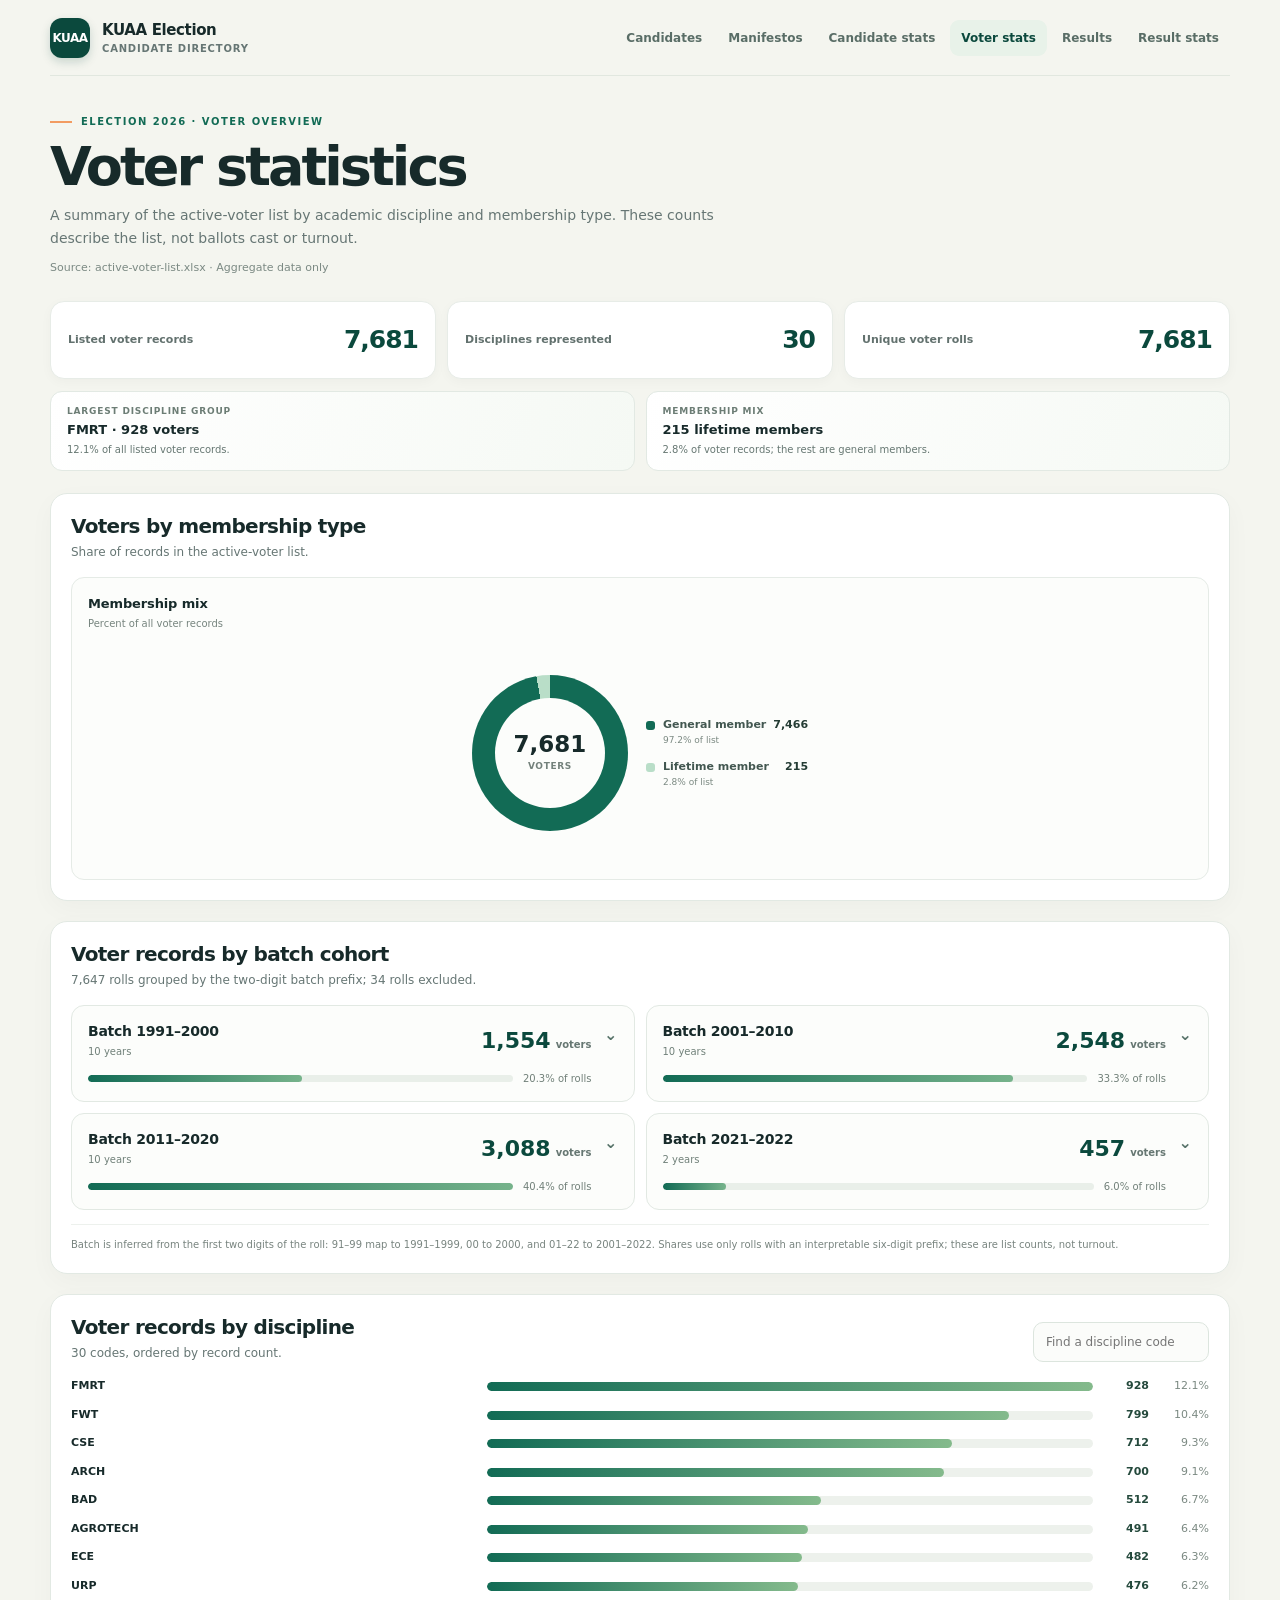
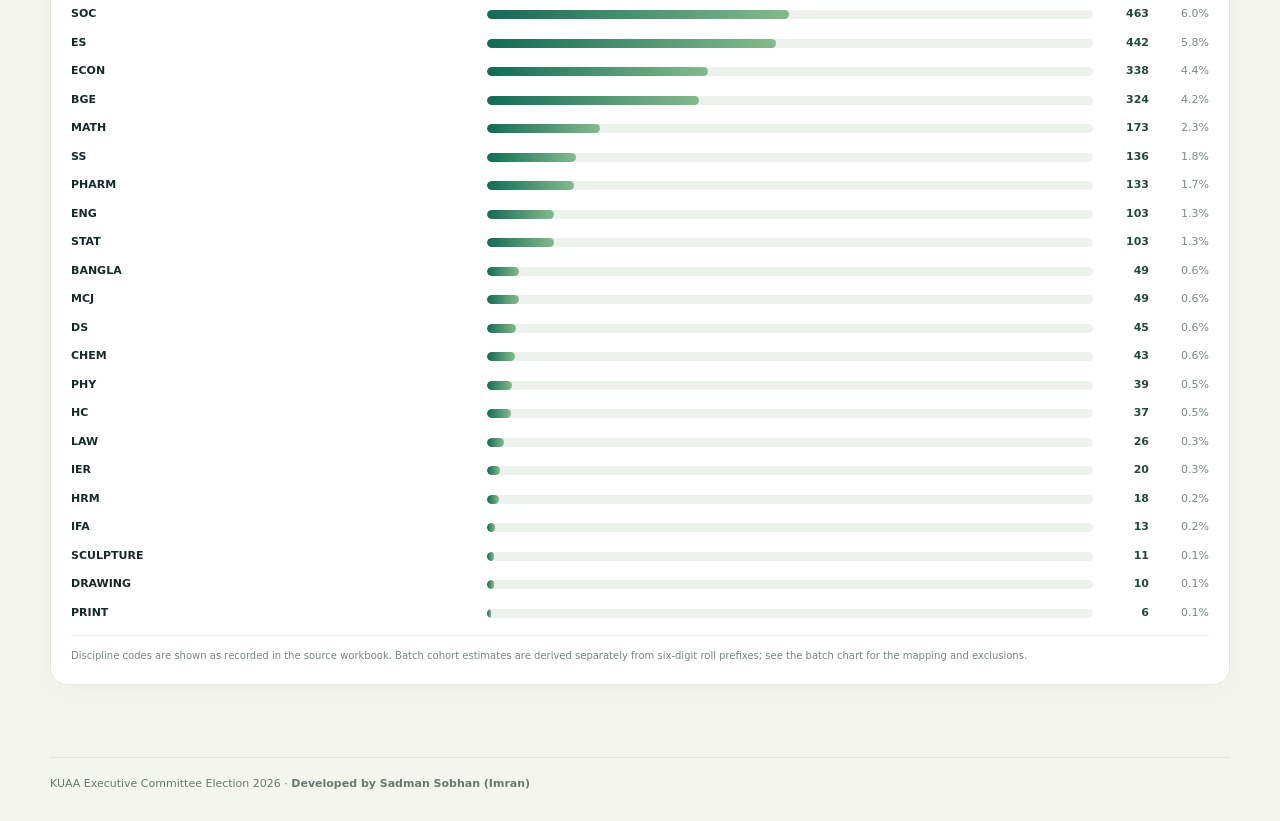
<file: voters.html>
<!doctype html>
<html lang="en">
<head>
  <meta charset="utf-8">
  <meta name="viewport" content="width=device-width, initial-scale=1">
  <meta name="theme-color" content="#f5f7f3">
  <meta name="description" content="Aggregate voter-list statistics for the KUAA Election 2026.">
  <title>KUAA Election 2026 — Voter Stats</title>
  <style>
    :root{--ink:#152a2b;--muted:#617270;--paper:#f5f7f3;--card:#fff;--line:#dfe7e1;--green:#13715a;--green-dark:#0d5041;--mint:#b9dec8;--orange:#eea06c;--shadow:0 12px 32px rgba(19,49,39,.07)}
    *{box-sizing:border-box}body{margin:0;background:linear-gradient(180deg,#f9faf7 0,#f5f7f3 460px);color:var(--ink);font:15px/1.5 Inter,ui-sans-serif,system-ui,-apple-system,BlinkMacSystemFont,"Segoe UI",sans-serif}a{color:inherit}.shell{width:min(1080px,calc(100% - 48px));margin:auto}.topbar{height:72px;display:flex;align-items:center;justify-content:space-between;border-bottom:1px solid #e6ebe6}.brand{display:flex;align-items:center;gap:12px;text-decoration:none}.brand-mark{width:40px;height:40px;border-radius:12px;background:linear-gradient(145deg,#116d55,#0b493d);display:grid;place-items:center;color:white;font-size:12px;font-weight:800;letter-spacing:-.04em;box-shadow:0 4px 10px #0b493d2e}.brand-name{font-weight:750;letter-spacing:-.025em}.brand-sub{display:block;color:var(--muted);font-size:10px;font-weight:600;letter-spacing:.08em;text-transform:uppercase}.top-nav{display:flex;align-items:center;gap:5px}.nav-link{padding:9px 11px;border-radius:9px;color:#596d66;font-size:12px;font-weight:700;text-decoration:none}.nav-link:hover,.nav-link:focus-visible,.nav-link[aria-current=page]{background:#e8f2e9;color:var(--green-dark)}
    main{padding-bottom:52px}.hero{padding:38px 0 24px}.eyebrow{display:flex;align-items:center;gap:9px;color:var(--green);font-size:10px;font-weight:800;letter-spacing:.15em;text-transform:uppercase}.eyebrow:before{content:"";width:22px;height:2px;background:var(--orange)}h1{margin:10px 0 8px;font-size:clamp(38px,5vw,54px);line-height:1;letter-spacing:-.06em}.intro{max-width:690px;margin:0;color:#586b68;font-size:14px;line-height:1.7}.source-note{margin:9px 0 0;color:#7b8983;font-size:11px}.summary{display:grid;grid-template-columns:repeat(3,minmax(0,1fr));gap:11px;margin-bottom:12px}.stat{min-height:78px;padding:15px 17px;border:1px solid #e7ece7;border-radius:14px;background:#fff;box-shadow:0 3px 12px #172a2a08;display:flex;align-items:center;justify-content:space-between;gap:12px}.stat-label{color:#62716e;font-size:11px;font-weight:650}.stat-value{color:var(--green-dark);font-size:25px;font-weight:820;letter-spacing:-.04em;line-height:1;font-variant-numeric:tabular-nums;text-align:right}.insights{display:grid;grid-template-columns:repeat(2,minmax(0,1fr));gap:11px;margin-bottom:22px}.insight{display:grid;gap:3px;padding:13px 16px;border:1px solid #e2e9e3;border-radius:12px;background:linear-gradient(110deg,#fff,#f5f9f4)}.insight-label{color:#6c7d75;font-size:9px;font-weight:800;letter-spacing:.09em;text-transform:uppercase}.insight strong{font-size:13px;line-height:1.35}.insight-detail{color:#667772;font-size:10px;font-variant-numeric:tabular-nums}
    .panel{margin:0 0 20px;padding:20px;border:1px solid #e2e9e3;border-radius:17px;background:#fff;box-shadow:0 8px 26px #172a2a08}.panel-head{display:flex;justify-content:space-between;align-items:flex-end;gap:16px;margin-bottom:16px}.panel h2{margin:0;font-size:20px;line-height:1.2;letter-spacing:-.035em}.panel-copy{margin:5px 0 0;color:var(--muted);font-size:12px}.summary-layout{display:grid;grid-template-columns:minmax(0,1fr);gap:12px}.chart-card{min-width:0;padding:16px;border:1px solid #e5ebe6;border-radius:13px;background:#fcfdfb}.chart-card h3{margin:0;font-size:13px;letter-spacing:-.01em}.chart-hint{margin:3px 0 12px;color:#76847e;font-size:10px}.membership-layout{display:flex;align-items:center;justify-content:center;gap:18px;min-height:220px}.membership-donut{width:156px;height:156px;flex:none;border-radius:50%;position:relative;display:grid;place-items:center;background:conic-gradient(var(--green) 0 var(--general-share),var(--mint) var(--general-share) 100%)}.membership-donut:after{content:"";position:absolute;inset:23px;border-radius:50%;background:#fcfdfb}.donut-center{z-index:1;text-align:center;display:grid}.donut-center strong{font-size:23px;line-height:1;font-variant-numeric:tabular-nums}.donut-center span{margin-top:4px;color:#73817b;font-size:9px;font-weight:750;letter-spacing:.07em;text-transform:uppercase}.legend{display:grid;gap:12px;margin:0;padding:0;list-style:none;min-width:145px}.legend-item{display:grid;grid-template-columns:10px 1fr auto;gap:7px;align-items:center;font-size:11px}.swatch{width:9px;height:9px;border-radius:3px;background:var(--green)}.swatch.lifetime{background:var(--mint)}.legend-name{color:#425750;font-weight:650}.legend-value{font-weight:800;color:#243c34;font-variant-numeric:tabular-nums}.legend-share{grid-column:2/-1;margin-top:-7px;color:#7b8982;font-size:9px}
    .discipline-tools{display:flex;gap:10px;align-items:center}.search{width:min(290px,100%);height:40px;padding:0 12px;border:1px solid #dce5de;border-radius:10px;background:#fbfcfa;color:var(--ink);font:inherit;font-size:12px;outline:none}.search:focus{border-color:#6da58d;box-shadow:0 0 0 3px #126b551f}.discipline-list{display:grid;gap:12px}.discipline-row{display:grid;grid-template-columns:minmax(160px,1fr) minmax(100px,1.5fr) 44px 48px;gap:12px;align-items:center}.discipline-name{font-size:11px;font-weight:700;line-height:1.35}.track{height:9px;overflow:hidden;border-radius:99px;background:#edf1ec}.bar{display:block;height:100%;border-radius:inherit;background:linear-gradient(90deg,#126b55,#84ba8c)}.count,.share{text-align:right;font-size:11px;font-variant-numeric:tabular-nums}.count{color:#24493c;font-weight:800}.share{color:#7b8982}.empty{padding:24px;text-align:center;color:var(--muted);font-size:12px}.footnote{margin:14px 0 0;padding-top:12px;border-top:1px solid #edf1ed;color:#78847f;font-size:10px;line-height:1.6}.foot{border-top:1px solid var(--line);padding:18px 0 28px;color:#697873;font-size:11px}.foot a{text-decoration:none;font-weight:700}.foot a:hover{color:var(--green);text-decoration:underline}.state{padding:18px;border:1px solid #e2e9e3;border-radius:12px;background:#fff;color:var(--muted);font-size:13px}.state.error{border-color:#edd0c9;background:#fff8f6;color:#824638}.visually-hidden{position:absolute!important;width:1px!important;height:1px!important;padding:0!important;margin:-1px!important;overflow:hidden!important;clip:rect(0,0,0,0)!important;white-space:nowrap!important;border:0!important}
    .cohort-list{display:grid;grid-template-columns:repeat(2,minmax(0,1fr));gap:11px}.batch-cohort{border:1px solid #e2e9e3;border-radius:13px;background:#fcfdfb;overflow:hidden}.batch-cohort summary{position:relative;display:grid;grid-template-columns:minmax(0,1fr) auto;gap:12px;align-items:center;padding:15px 42px 15px 16px;cursor:pointer;list-style:none}.batch-cohort summary::-webkit-details-marker{display:none}.batch-cohort summary:after{position:absolute;right:16px;top:17px;content:"⌄";color:#567268;font-size:16px;font-weight:700;transition:transform .15s}.batch-cohort[open] summary:after{transform:rotate(180deg)}.batch-cohort summary:focus-visible{outline:3px solid #13715a40;outline-offset:-3px}.batch-cohort summary:hover{background:#f5f9f4}.cohort-name{display:block;font-size:14px;font-weight:760;letter-spacing:-.02em}.cohort-years{display:block;margin-top:2px;color:#708079;font-size:10px}.cohort-total{display:flex;align-items:baseline;gap:5px;color:var(--green-dark);font-size:22px;font-weight:800;font-variant-numeric:tabular-nums}.cohort-total small{color:#667772;font-size:10px;font-weight:650}.cohort-summary-bottom{grid-column:1/-1;display:grid;grid-template-columns:1fr auto;align-items:center;gap:10px}.cohort-progress{height:7px;overflow:hidden;border-radius:99px;background:#e9efe9}.cohort-progress span{display:block;height:100%;border-radius:inherit;background:linear-gradient(90deg,#126b55,#76b38b)}.cohort-share{color:#718079;font-size:10px;font-variant-numeric:tabular-nums}.batch-year-list{padding:0 16px 12px;border-top:1px solid #edf1ed}.batch-year-list table{width:100%;border-collapse:collapse;table-layout:fixed;font-size:11px}.batch-year-list th,.batch-year-list td{padding:7px 3px;border-bottom:1px solid #eef2ee;text-align:left}.batch-year-list th{color:#74817c;font-size:9px;font-weight:750;text-transform:uppercase;letter-spacing:.06em}.batch-year-list td:last-child,.batch-year-list th:last-child{text-align:right;font-variant-numeric:tabular-nums}.batch-year-list tr:last-child td{border-bottom:0}.batch-year{font-weight:650}.batch-year-count{color:#405c4d;font-weight:750}.batch-year-count.zero{color:#8a9690;font-weight:500}.batch-year-track{display:block;height:8px;overflow:hidden;border-radius:99px;background:#e9efe9}.batch-year-track span{display:block;height:100%;border-radius:inherit;background:linear-gradient(90deg,#126b55,#84ba8c)}
    @media(max-width:760px){.shell{width:calc(100% - 32px)}.hero{padding:29px 0 20px}.summary{gap:7px}.stat{min-height:70px;padding:11px}.stat-label{font-size:10px}.stat-value{font-size:21px}.insights{gap:7px}.insight{padding:11px}.panel{padding:15px;border-radius:14px}.panel-head{align-items:flex-start;flex-direction:column}.summary-layout{grid-template-columns:1fr}.membership-layout{min-height:180px;justify-content:flex-start}.membership-donut{width:140px;height:140px}.discipline-tools,.search{width:100%}.discipline-row{grid-template-columns:minmax(95px,1fr) minmax(50px,1.1fr) 36px 42px;gap:8px}.discipline-name,.count,.share{font-size:10px}}
    @media(max-width:460px){.shell{width:calc(100% - 24px)}.brand{gap:8px}.brand-mark{width:35px;height:35px}.brand-sub{font-size:9px}.top-nav{gap:1px}.nav-link{padding:8px 7px;font-size:10px}.summary{grid-template-columns:1fr}.stat{min-height:58px}.insights{grid-template-columns:1fr}.membership-layout{gap:12px}.membership-donut{width:120px;height:120px}.membership-donut:after{inset:18px}.legend{min-width:0}.discipline-row{grid-template-columns:minmax(82px,1fr) minmax(38px,.9fr) 31px 38px;gap:6px}.discipline-name,.count,.share{font-size:9px}}
    @media(max-width:700px){.cohort-list{grid-template-columns:1fr}}
    @media(max-width:380px){.batch-cohort summary{padding:12px 38px 12px 12px}.cohort-total{font-size:20px}.batch-year-list{padding-left:12px;padding-right:12px}}
    @media(prefers-reduced-motion:reduce){*{scroll-behavior:auto!important;transition:none!important}}
  </style>

  <style>
    .topbar{gap:8px}.top-nav{max-width:65%;min-width:0;overflow-x:auto;scrollbar-width:none}.top-nav::-webkit-scrollbar{display:none}.nav-link{flex:none;white-space:nowrap}
  </style>
  <link rel="stylesheet" href="site.css">
</head>
<body>
  <header class="shell topbar">
    <a class="brand" href="index.html" aria-label="KUAA Election 2026 candidate directory"><span class="brand-mark">KUAA</span><span class="brand-name">KUAA Election<span class="brand-sub">Candidate directory</span></span></a>
    <nav class="top-nav" aria-label="Main navigation"><a class="nav-link" href="index.html">Candidates</a><a class="nav-link" href="manifesto-insights.html">Manifestos</a><a class="nav-link" href="stats.html">Candidate stats</a><a class="nav-link" href="voters.html" aria-current="page">Voter stats</a><a class="nav-link" href="results.html">Results</a><a class="nav-link" href="result-stats.html">Result stats</a></nav>
  </header>
  <main class="shell">
    <section class="hero" aria-labelledby="page-title"><div class="eyebrow">Election 2026 · voter overview</div><h1 id="page-title">Voter statistics</h1><p class="intro">A summary of the active-voter list by academic discipline and membership type. These counts describe the list, not ballots cast or turnout.</p><p class="source-note">Source: active-voter-list.xlsx · Aggregate data only</p></section>
    <section class="summary" aria-label="Voter list summary">
      <article class="stat"><span class="stat-label">Listed voter records</span><strong class="stat-value" id="total-voters">—</strong></article>
      <article class="stat"><span class="stat-label">Disciplines represented</span><strong class="stat-value" id="discipline-total">—</strong></article>
      <article class="stat"><span class="stat-label">Unique voter rolls</span><strong class="stat-value" id="unique-rolls">—</strong></article>
    </section>
    <section class="insights" aria-label="Voter list highlights">
      <article class="insight"><span class="insight-label">Largest discipline group</span><strong id="largest-discipline">—</strong><span class="insight-detail" id="largest-discipline-detail"></span></article>
      <article class="insight"><span class="insight-label">Membership mix</span><strong id="membership-highlight">—</strong><span class="insight-detail" id="membership-detail"></span></article>
    </section>
    <section class="panel" aria-labelledby="membership-heading">
      <div class="panel-head"><div><h2 id="membership-heading">Voters by membership type</h2><p class="panel-copy">Share of records in the active-voter list.</p></div></div>
      <div class="summary-layout">
        <article class="chart-card"><h3>Membership mix</h3><p class="chart-hint">Percent of all voter records</p><div class="membership-layout"><div id="membership-donut" class="membership-donut" role="img" aria-label="Membership type share" style="--general-share:0%"><div class="donut-center"><strong id="donut-total">—</strong><span>voters</span></div></div><ul id="membership-legend" class="legend" aria-label="Membership type legend"></ul></div></article>
      </div>
    </section>
    <section class="panel" aria-labelledby="batch-heading">
      <div class="panel-head"><div><h2 id="batch-heading">Voter records by batch cohort</h2><p class="panel-copy" id="batch-caption">Grouped by the two-digit batch prefix in six-digit voter rolls.</p></div></div>
      <div id="batch-list" class="cohort-list" aria-live="polite"><div class="state">Loading batch cohorts…</div></div>
      <p class="footnote" id="batch-note">Batch is inferred from the first two digits of the roll: 91–99 map to 1991–1999, 00 to 2000, and 01–22 to 2001–2022. Shares use only rolls with an interpretable six-digit prefix; these are list counts, not turnout.</p>
    </section>
    <section class="panel" aria-labelledby="discipline-heading">
      <div class="panel-head"><div><h2 id="discipline-heading">Voter records by discipline</h2><p class="panel-copy" id="discipline-caption">Ordered by count, with shares of all voter records.</p></div><label class="discipline-tools"><span class="visually-hidden">Search discipline codes</span><input class="search" id="discipline-search" type="search" placeholder="Find a discipline code" autocomplete="off"></label></div>
      <div id="discipline-list" class="discipline-list" aria-live="polite"><div class="state">Loading voter statistics…</div></div>
      <p class="footnote">Discipline codes are shown as recorded in the source workbook. Batch cohort estimates are derived separately from six-digit roll prefixes; see the batch chart for the mapping and exclusions.</p>
    </section>
  </main>
  <footer class="shell foot">KUAA Executive Committee Election 2026 · <a href="https://sadmansobhan.com" target="_blank" rel="noopener noreferrer">Developed by Sadman Sobhan (Imran)</a></footer>
  <script id="embedded-voter-data" type="application/json">
    {"source":"active-voter-list.xlsx","sourceSheet":"Sheet1","totalRecords":7681,"approvedRecords":7681,"uniqueRolls":7681,"disciplineCount":30,"disciplineCounts":[{"code":"FMRT","count":928,"share":12.08},{"code":"FWT","count":799,"share":10.4},{"code":"CSE","count":712,"share":9.27},{"code":"ARCH","count":700,"share":9.11},{"code":"BAD","count":512,"share":6.67},{"code":"AGROTECH","count":491,"share":6.39},{"code":"ECE","count":482,"share":6.28},{"code":"URP","count":476,"share":6.2},{"code":"SOC","count":463,"share":6.03},{"code":"ES","count":442,"share":5.75},{"code":"ECON","count":338,"share":4.4},{"code":"BGE","count":324,"share":4.22},{"code":"MATH","count":173,"share":2.25},{"code":"SS","count":136,"share":1.77},{"code":"PHARM","count":133,"share":1.73},{"code":"ENG","count":103,"share":1.34},{"code":"STAT","count":103,"share":1.34},{"code":"BANGLA","count":49,"share":0.64},{"code":"MCJ","count":49,"share":0.64},{"code":"DS","count":45,"share":0.59},{"code":"CHEM","count":43,"share":0.56},{"code":"PHY","count":39,"share":0.51},{"code":"HC","count":37,"share":0.48},{"code":"LAW","count":26,"share":0.34},{"code":"IER","count":20,"share":0.26},{"code":"HRM","count":18,"share":0.23},{"code":"IFA","count":13,"share":0.17},{"code":"SCULPTURE","count":11,"share":0.14},{"code":"DRAWING","count":10,"share":0.13},{"code":"PRINT","count":6,"share":0.08}],"membershipCounts":[{"type":"General member","count":7466,"share":97.2},{"type":"Lifetime member","count":215,"share":2.8}],"dataQuality":{"missingPhone":130,"nonSixDigitRollFormat":34},"interpretation":"Counts are records in the active-voter list, not turnout. Batch cohorts are estimates from roll prefixes; 34 non-six-digit rolls are excluded. No eligible-member denominators are present.","batchRollsAnalyzed":7647,"batchRollsExcluded":34,"batchMethod":"Estimated from first two digits of a six-digit roll. Prefixes 91–99 map to 1991–1999, 00 maps to 2000, and 01–22 map to 2001–2022.","batchCohorts":[{"label":"1991–2000","count":1554,"share":20.32},{"label":"2001–2010","count":2548,"share":33.32},{"label":"2011–2020","count":3088,"share":40.38},{"label":"2021–2022","count":457,"share":5.98}],"batchYearCounts":[{"year":1991,"count":51,"share":0.67},{"year":1992,"count":66,"share":0.86},{"year":1993,"count":109,"share":1.43},{"year":1994,"count":121,"share":1.58},{"year":1995,"count":125,"share":1.63},{"year":1996,"count":136,"share":1.78},{"year":1997,"count":208,"share":2.72},{"year":1998,"count":195,"share":2.55},{"year":1999,"count":272,"share":3.56},{"year":2000,"count":271,"share":3.54},{"year":2001,"count":258,"share":3.37},{"year":2002,"count":242,"share":3.16},{"year":2003,"count":293,"share":3.83},{"year":2004,"count":275,"share":3.6},{"year":2005,"count":236,"share":3.09},{"year":2006,"count":254,"share":3.32},{"year":2007,"count":241,"share":3.15},{"year":2008,"count":265,"share":3.47},{"year":2009,"count":241,"share":3.15},{"year":2010,"count":243,"share":3.18},{"year":2011,"count":296,"share":3.87},{"year":2012,"count":276,"share":3.61},{"year":2013,"count":252,"share":3.3},{"year":2014,"count":255,"share":3.33},{"year":2015,"count":234,"share":3.06},{"year":2016,"count":292,"share":3.82},{"year":2017,"count":300,"share":3.92},{"year":2018,"count":377,"share":4.93},{"year":2019,"count":385,"share":5.03},{"year":2020,"count":421,"share":5.51},{"year":2021,"count":457,"share":5.98},{"year":2022,"count":0,"share":0.0}]}
  </script>
  <script>
    const number = (value) => new Intl.NumberFormat("en-US").format(value);
    const el = (tag, className, text) => { const node = document.createElement(tag); if (className) node.className = className; if (text !== undefined) node.textContent = text; return node; };
    const disciplineList = document.querySelector("#discipline-list");
    let voterData;
    function renderMembership() {
      const total = voterData.totalRecords || 0;
      const general = voterData.membershipCounts.find((item) => item.type === "General member");
      const generalShare = total ? general.count / total * 100 : 0;
      document.querySelector("#membership-donut").style.setProperty("--general-share", `${generalShare}%`);
      document.querySelector("#donut-total").textContent = number(total);
      const legend = document.querySelector("#membership-legend"); legend.replaceChildren();
      for (const item of voterData.membershipCounts) {
        const row = el("li", "legend-item");
        const swatch = el("span", `swatch${item.type === "Lifetime member" ? " lifetime" : ""}`); swatch.setAttribute("aria-hidden", "true");
        row.append(swatch, el("span", "legend-name", item.type), el("strong", "legend-value", number(item.count)), el("span", "legend-share", `${item.share.toFixed(1)}% of list`)); legend.append(row);
      }
      const lifetime = voterData.membershipCounts.find((item) => item.type === "Lifetime member");
      document.querySelector("#membership-highlight").textContent = `${number(lifetime.count)} lifetime members`;
      document.querySelector("#membership-detail").textContent = `${lifetime.share.toFixed(1)}% of voter records; the rest are general members.`;
    }
    function renderBatches() {
      const list = document.querySelector("#batch-list");
      const cohorts = voterData.batchCohorts || [];
      list.replaceChildren();
      if (!cohorts.length) { list.append(el("div", "state", "Batch cohort counts are unavailable.")); return; }
      const max = Math.max(...cohorts.map((item) => item.count), 1);
      const yearlyCounts = voterData.batchYearCounts || [];
      const yearMax = Math.max(...yearlyCounts.map((item) => item.count), 1);
      for (const item of cohorts) {
        const [startYear, endYear] = item.label.split("–").map(Number);
        const years = yearlyCounts.filter((year) => year.year >= startYear && year.year <= endYear);
        const disclosure = el("details", "batch-cohort");
        const summary = el("summary");
        const title = el("span");
        title.append(el("span", "cohort-name", `Batch ${item.label}`), el("span", "cohort-years", `${endYear - startYear + 1} years`));
        const total = el("span", "cohort-total");
        total.append(document.createTextNode(number(item.count)), el("small", "", "voters"));
        const bottom = el("span", "cohort-summary-bottom");
        const progress = el("span", "cohort-progress");
        progress.setAttribute("role", "img");
        progress.setAttribute("aria-label", `${number(item.count)} voter records; ${item.share.toFixed(1)} percent of six-digit rolls`);
        const progressBar = el("span"); progressBar.style.width = `${item.count / max * 100}%`; progress.append(progressBar);
        bottom.append(progress, el("span", "cohort-share", `${item.share.toFixed(1)}% of rolls`));
        summary.append(title, total, bottom);
        disclosure.append(summary);
        const yearList = el("div", "batch-year-list");
        const table = document.createElement("table");
        table.setAttribute("aria-label", `Voter record counts by batch year, ${item.label}`);
        const thead = document.createElement("thead");
        const headRow = document.createElement("tr");
        for (const label of ["Batch year", "Relative count", "Voters", "Share"]) headRow.append(el("th", "", label));
        thead.append(headRow);
        const tbody = document.createElement("tbody");
        for (const year of years) {
          const row = document.createElement("tr");
          const relativeTrack = el("span", "batch-year-track"); relativeTrack.setAttribute("role", "img"); relativeTrack.setAttribute("aria-label", `${number(year.count)} voter records in batch ${year.year}`);
          const relativeBar = el("span"); relativeBar.style.width = `${year.count / yearMax * 100}%`; relativeTrack.append(relativeBar);
          const relativeCell = document.createElement("td"); relativeCell.append(relativeTrack);
          row.append(el("td", "batch-year", String(year.year)), relativeCell, el("td", `batch-year-count${year.count ? "" : " zero"}`, number(year.count)), el("td", "cohort-share", `${year.share.toFixed(1)}%`));
          tbody.append(row);
        }
        table.append(thead, tbody);
        yearList.append(table);
        disclosure.append(yearList);
        list.append(disclosure);
      }
      document.querySelector("#batch-caption").textContent = `${number(voterData.batchRollsAnalyzed)} rolls grouped by the two-digit batch prefix; ${number(voterData.batchRollsExcluded)} rolls excluded.`;
    }
    function renderDisciplines() {
      if (!voterData) return;
      const query = document.querySelector("#discipline-search").value.trim().toLocaleLowerCase();
      const items = voterData.disciplineCounts.filter((item) => item.code.toLocaleLowerCase().includes(query));
      const max = Math.max(...voterData.disciplineCounts.map((item) => item.count), 1);
      document.querySelector("#discipline-caption").textContent = query ? `${number(items.length)} matching discipline codes.` : `${number(voterData.disciplineCount)} codes, ordered by record count.`;
      disciplineList.replaceChildren();
      if (!items.length) { disciplineList.append(el("div", "empty", "No discipline codes match your search.")); return; }
      for (const item of items) {
        const row = el("div", "discipline-row");
        const track = el("span", "track"); track.setAttribute("role", "img"); track.setAttribute("aria-label", `${number(item.count)} records, ${item.share.toFixed(1)} percent of list`);
        const bar = el("span", "bar"); bar.style.width = `${item.count / max * 100}%`; track.append(bar);
        row.append(el("span", "discipline-name", item.code), track, el("span", "count", number(item.count)), el("span", "share", `${item.share.toFixed(1)}%`)); disciplineList.append(row);
      }
    }
    async function loadVoterStats() {
      try {
        const fallback = JSON.parse(document.querySelector("#embedded-voter-data").textContent);
        try {
          const response = location.protocol === "file:" ? null : await fetch("voter-stats.json", {cache:"no-store"});
          voterData = response?.ok ? await response.json() : fallback;
        } catch { voterData = fallback; }
        if (!Array.isArray(voterData.disciplineCounts) || !voterData.disciplineCounts.length) throw new Error("Voter aggregates are missing");
        document.querySelector("#total-voters").textContent = number(voterData.approvedRecords);
        document.querySelector("#discipline-total").textContent = number(voterData.disciplineCount);
        document.querySelector("#unique-rolls").textContent = number(voterData.uniqueRolls);
        const largest = voterData.disciplineCounts[0];
        document.querySelector("#largest-discipline").textContent = `${largest.code} · ${number(largest.count)} voters`;
        document.querySelector("#largest-discipline-detail").textContent = `${largest.share.toFixed(1)}% of all listed voter records.`;
        renderMembership(); renderBatches(); renderDisciplines();
      } catch {
        disciplineList.replaceChildren(el("div", "state error", "Could not load the aggregate voter statistics. Check voter-stats.json."));
      }
    }
    document.querySelector("#discipline-search").addEventListener("input", renderDisciplines);
    loadVoterStats();
  </script>
</body>
</html>
</file>
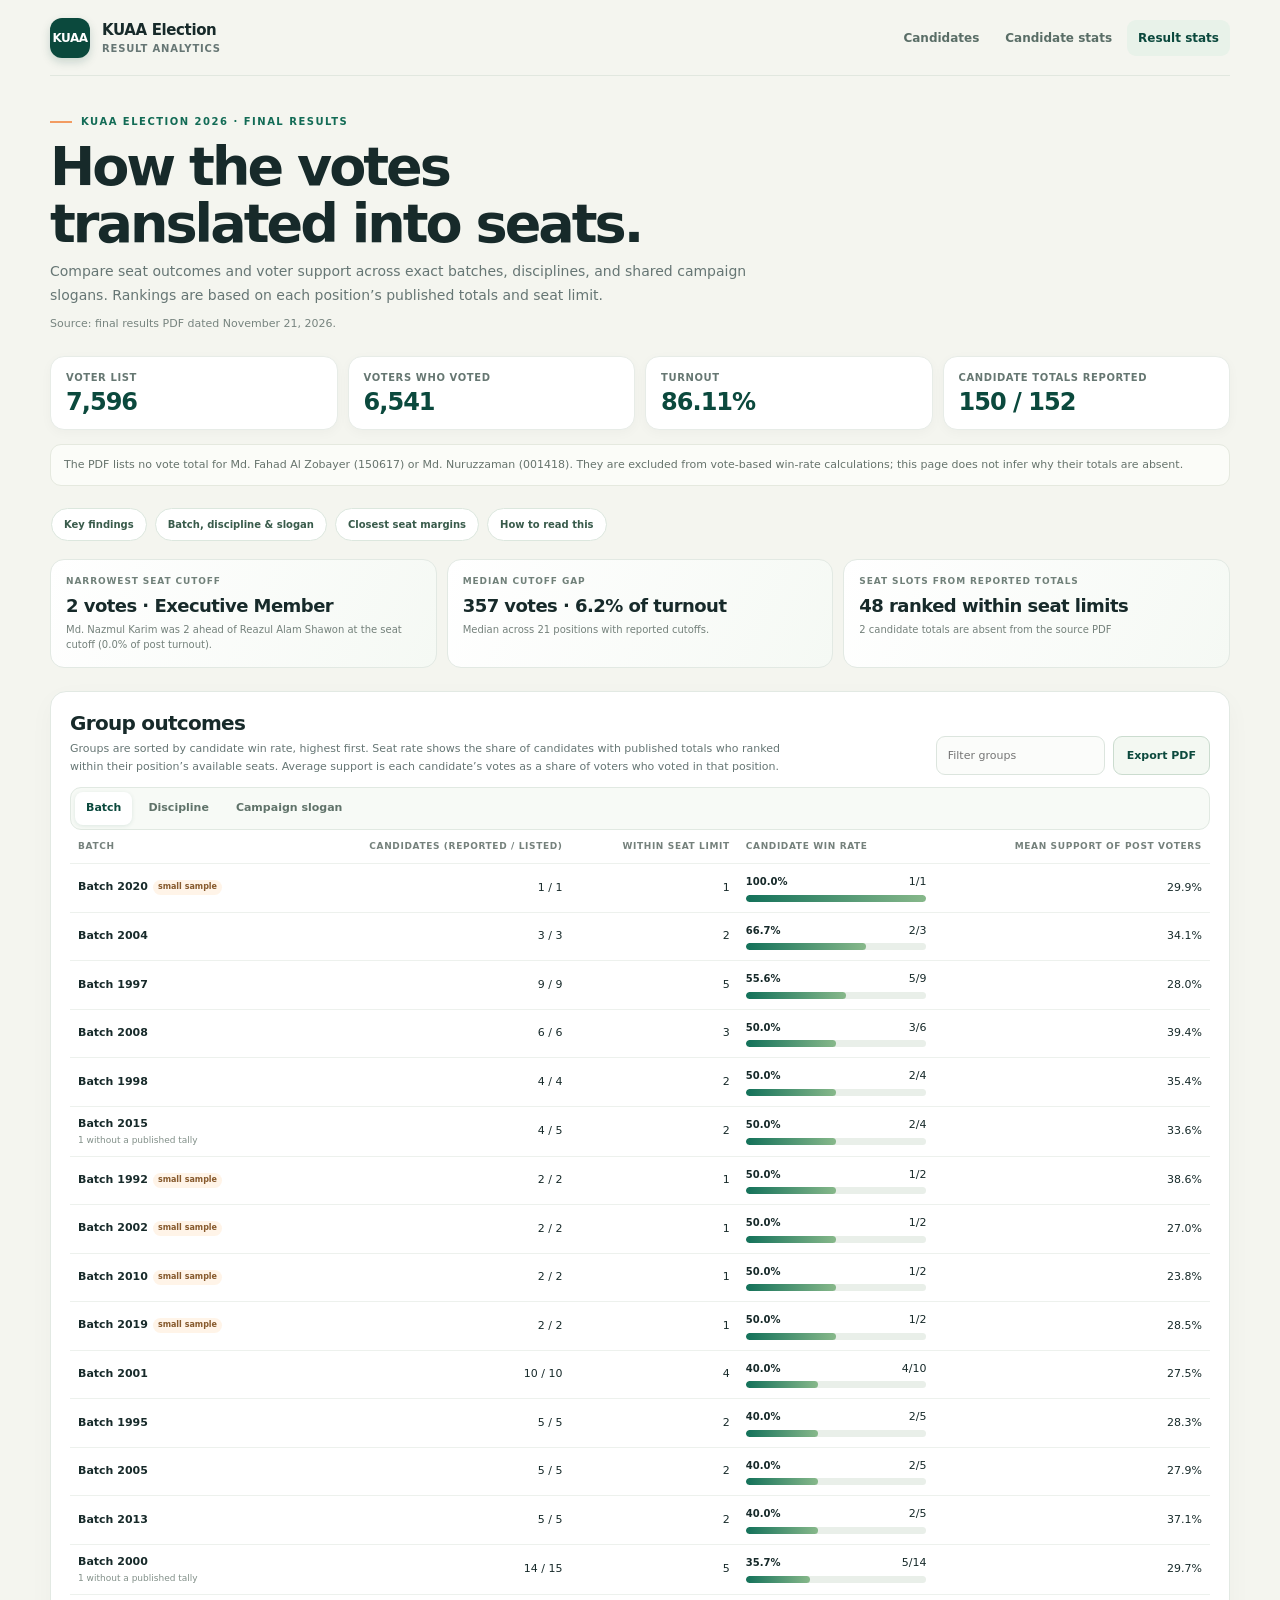
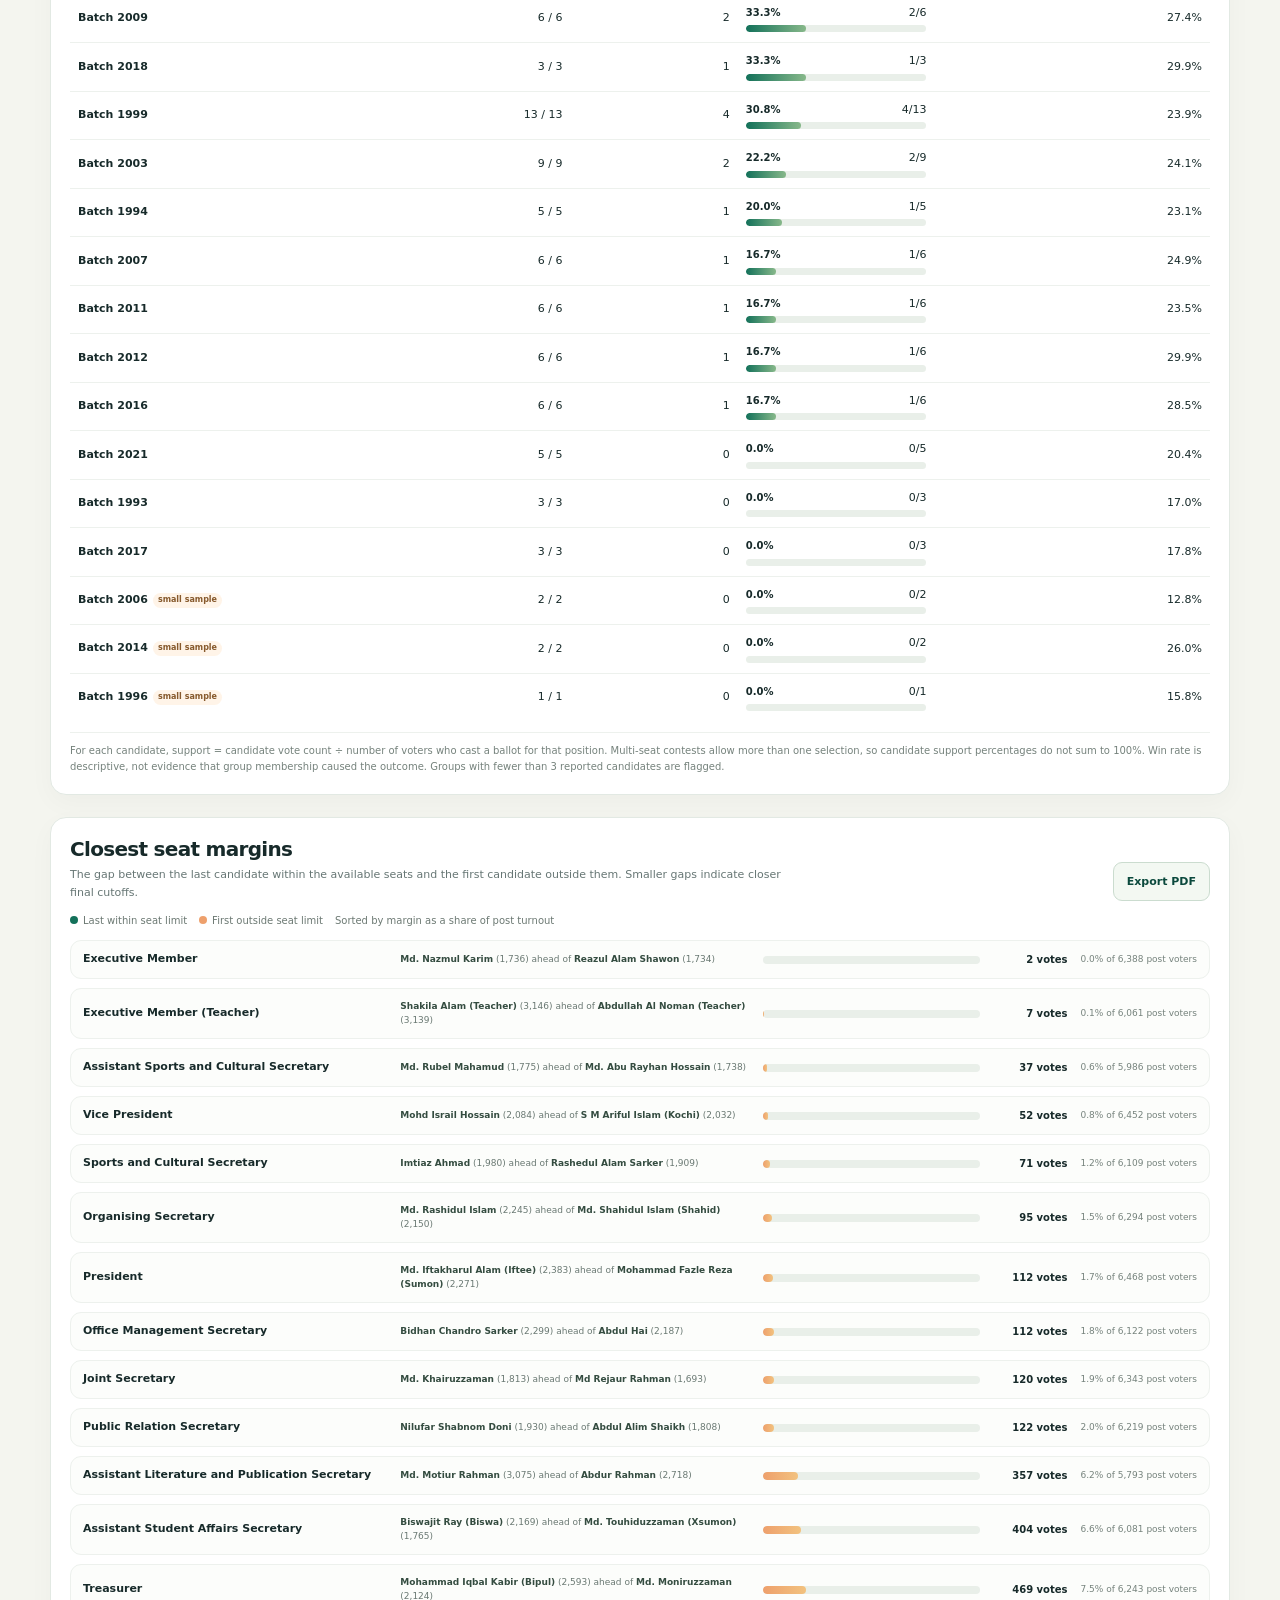
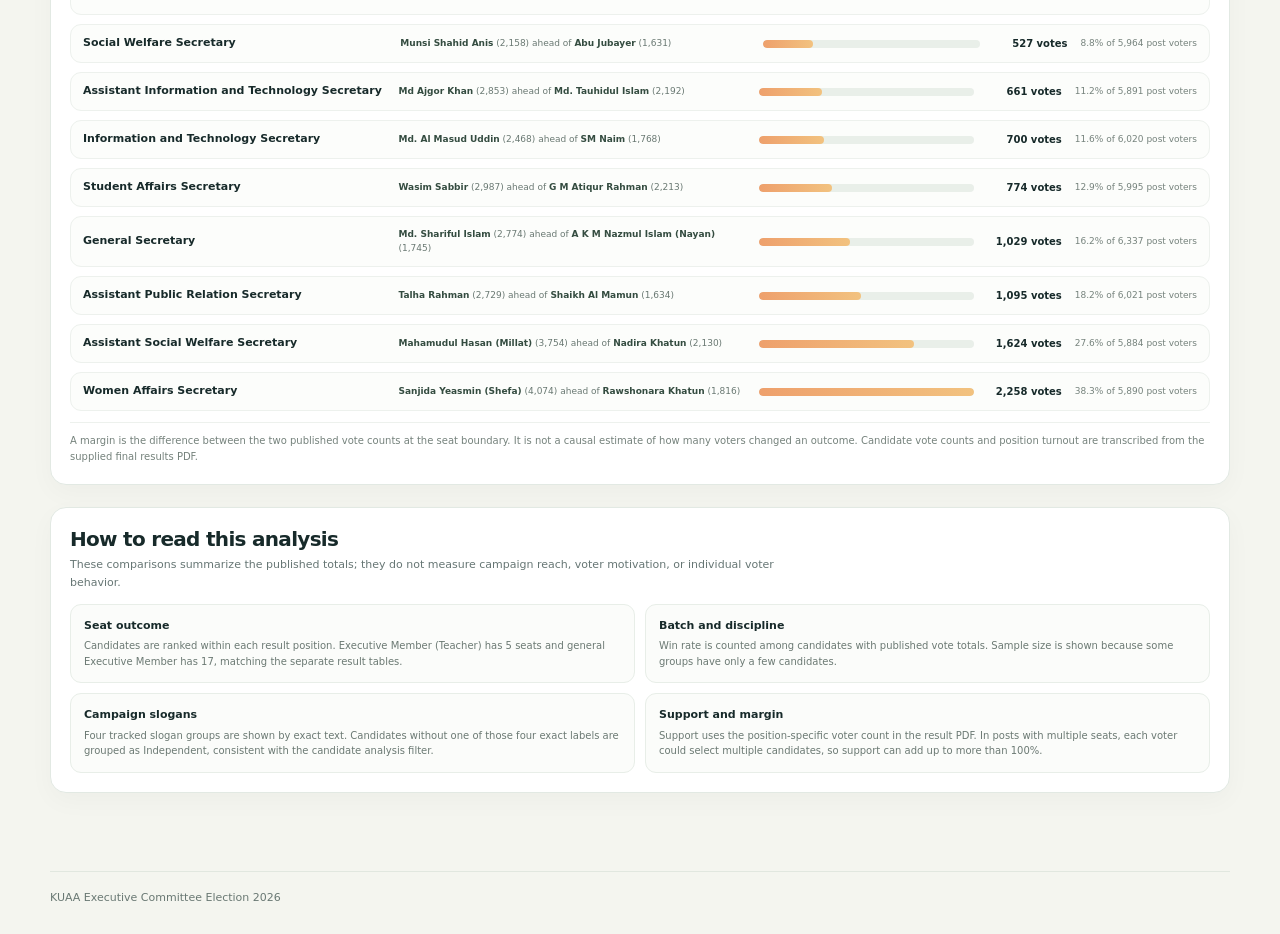
<file: deepstateneverdies/result-stats.html>
<!doctype html>
<html lang="en">
<head>
  <meta charset="utf-8">
  <meta name="viewport" content="width=device-width, initial-scale=1">
  <meta name="theme-color" content="#f5f7f3">
  <meta name="description" content="Analyze KUAA Election 2026 results by batch, discipline, campaign slogan, and seat margins.">
  <title>KUAA Election 2026 — Result Stats</title>
  <style>
    :root{--ink:#152a2b;--muted:#617270;--paper:#f5f7f3;--card:#fff;--line:#dfe7e1;--green:#13715a;--green-dark:#0d5041;--lime:#dcf47c;--orange:#eea06c;--shadow:0 12px 32px rgba(19,49,39,.07)}
    *{box-sizing:border-box}body{margin:0;background:linear-gradient(180deg,#f9faf7 0,#f5f7f3 440px);color:var(--ink);font:15px/1.5 Inter,ui-sans-serif,system-ui,-apple-system,BlinkMacSystemFont,"Segoe UI",sans-serif}a{color:inherit}.shell{width:min(1160px,calc(100% - 48px));margin:auto}
    .topbar{height:72px;display:flex;align-items:center;justify-content:space-between;gap:8px;border-bottom:1px solid #e6ebe6}.brand{display:flex;align-items:center;gap:12px;text-decoration:none;flex:none}.brand-mark{width:40px;height:40px;border-radius:12px;background:linear-gradient(145deg,#116d55,#0b493d);display:grid;place-items:center;color:white;font-size:12px;font-weight:800;letter-spacing:-.04em;box-shadow:0 4px 10px #0b493d2e}.brand-name{font-weight:750;letter-spacing:-.025em}.brand-sub{display:block;color:var(--muted);font-size:10px;font-weight:600;letter-spacing:.08em;text-transform:uppercase}.top-nav{display:flex;align-items:center;gap:4px;max-width:70%;min-width:0;overflow-x:auto;scrollbar-width:none}.top-nav::-webkit-scrollbar{display:none}.nav-link{flex:none;padding:8px 10px;border-radius:9px;color:#596d66;font-size:11px;font-weight:700;text-decoration:none;white-space:nowrap}.nav-link:hover,.nav-link:focus-visible,.nav-link[aria-current=page]{background:#e8f2e9;color:var(--green-dark)}
    main{padding:0 0 56px}.hero{padding:38px 0 24px}.eyebrow{display:flex;align-items:center;gap:9px;color:var(--green);font-size:10px;font-weight:800;letter-spacing:.15em;text-transform:uppercase}.eyebrow:before{content:"";width:22px;height:2px;background:var(--orange)}h1{margin:10px 0 8px;font-size:clamp(36px,5vw,54px);line-height:1;letter-spacing:-.06em}.intro{max-width:730px;margin:0;color:#586b68;font-size:14px;line-height:1.7}.source-note{margin:8px 0 0;color:#77847f;font-size:11px}
    .summary{display:grid;grid-template-columns:repeat(4,1fr);gap:10px;margin:0 0 14px}.stat{min-height:74px;padding:13px 15px;border:1px solid #e7ece7;border-radius:14px;background:#fff;box-shadow:0 3px 12px #172a2a08}.stat-label{display:block;color:#667772;font-size:10px;font-weight:750;letter-spacing:.06em;text-transform:uppercase}.stat-value{display:block;margin-top:5px;color:var(--green-dark);font-size:24px;font-weight:850;letter-spacing:-.04em;line-height:1;font-variant-numeric:tabular-nums}.context-note{margin:0 0 21px;padding:11px 13px;border:1px solid #e5e9df;border-radius:11px;background:#fbfcf8;color:#66736c;font-size:11px;line-height:1.6}
    .insights{display:grid;grid-template-columns:repeat(3,1fr);gap:10px;margin:0 0 23px}.insight{min-height:100px;padding:15px;border:1px solid #e2e9e3;border-radius:14px;background:linear-gradient(115deg,#fff,#f5f9f4)}.insight-label{display:block;color:#708079;font-size:9px;font-weight:800;letter-spacing:.1em;text-transform:uppercase}.insight strong{display:block;margin-top:6px;font-size:18px;line-height:1.25;letter-spacing:-.03em}.insight small{display:block;margin-top:5px;color:#74817b;font-size:10px}
    .panel{margin:0 0 22px;padding:19px;border:1px solid #e2e9e3;border-radius:16px;background:#fff;box-shadow:0 8px 26px #172a2a08;scroll-margin-top:20px}.panel-head{display:flex;align-items:flex-end;justify-content:space-between;gap:15px;margin-bottom:12px}.panel h2{margin:0;font-size:20px;line-height:1.2;letter-spacing:-.035em}.panel-copy{max-width:720px;margin:5px 0 0;color:var(--muted);font-size:11px;line-height:1.6}.section-nav{display:flex;gap:8px;margin:0 0 13px;overflow:auto;padding:1px 1px 5px}.section-nav a{flex:none;padding:8px 12px;border:1px solid #dce7de;border-radius:99px;background:#fff;color:#395b4b;text-decoration:none;font-size:10px;font-weight:700}.section-nav a:hover{border-color:#9ab8a2;background:#f4f8f3}
    .dimension-switch{display:flex;gap:5px;padding:4px;border:1px solid #e1e9e2;border-radius:11px;background:#f7faf6}.dimension-button{padding:8px 11px;border:0;border-radius:8px;background:transparent;color:#60736a;font:inherit;font-size:11px;font-weight:750;cursor:pointer;white-space:nowrap}.dimension-button[aria-pressed=true]{background:#fff;color:var(--green-dark);box-shadow:0 1px 4px #0d50411c}.dimension-button:focus-visible,.search:focus-visible{outline:3px solid #13715a35;outline-offset:2px}.search{width:min(280px,100%);height:39px;padding:0 11px;border:1px solid #dce5de;border-radius:9px;background:#fbfcfa;color:var(--ink);font:inherit;font-size:11px}.chart-wrap{overflow-x:auto}.metric-table{width:100%;border-collapse:collapse;min-width:730px;font-size:11px}.metric-table th,.metric-table td{padding:10px 8px;border-bottom:1px solid #edf1ed;text-align:left;vertical-align:middle}.metric-table th{color:#75817c;font-size:9px;font-weight:800;letter-spacing:.07em;text-transform:uppercase}.metric-table tr:last-child td{border-bottom:0}.metric-table td.num,.metric-table th.num{text-align:right;font-variant-numeric:tabular-nums;white-space:nowrap}.group-name{font-weight:750;line-height:1.35}.group-sub{display:block;margin-top:2px;color:#829089;font-size:9px;font-weight:500}.rate-cell{min-width:145px}.rate-top{display:flex;justify-content:space-between;gap:8px;margin-bottom:4px;font-variant-numeric:tabular-nums}.rate-top strong{font-size:10px}.bar-track{height:7px;overflow:hidden;border-radius:99px;background:#e9efe9}.bar-fill{height:100%;border-radius:inherit;background:linear-gradient(90deg,#13715a,#87b88a)}.sample-flag{display:inline-block;margin-left:5px;padding:2px 5px;border-radius:99px;background:#fff4e8;color:#875a2d;font-size:8px;font-weight:750;vertical-align:middle}.table-footnote{margin:11px 0 0;padding-top:10px;border-top:1px solid #edf1ed;color:#75827c;font-size:10px;line-height:1.6}.empty{padding:24px;text-align:center;color:#75827c;font-size:12px}
    .margin-grid{display:grid;gap:9px}.margin-row{display:grid;grid-template-columns:minmax(170px,1fr) minmax(210px,1.15fr) minmax(160px,1fr) auto;gap:13px;align-items:center;padding:11px 12px;border:1px solid #edf1ed;border-radius:11px;background:#fcfdfb}.margin-position{font-size:11px;font-weight:750;line-height:1.35}.margin-candidates{color:#697872;font-size:9px;line-height:1.5}.margin-candidates strong{color:#344c40}.margin-viz{display:grid;grid-template-columns:1fr auto;gap:8px;align-items:center}.margin-track{height:8px;overflow:hidden;border-radius:99px;background:#e9efe9}.margin-fill{height:100%;border-radius:99px;background:linear-gradient(90deg,#eea06c,#f2c27f)}.margin-value{min-width:80px;text-align:right;font-size:10px;font-weight:800;font-variant-numeric:tabular-nums}.margin-percent{color:#75827c;font-size:9px;text-align:right;font-variant-numeric:tabular-nums}.margin-legend{display:flex;flex-wrap:wrap;gap:12px;margin:0 0 12px;color:#6c7973;font-size:10px}.legend-dot{display:inline-block;width:8px;height:8px;margin-right:5px;border-radius:50%;background:#eea06c}.winner-dot{background:#13715a}
    .panel-actions{display:flex;align-items:center;gap:8px}.export-button{flex:none;height:39px;padding:0 13px;border:1px solid #cbdccf;border-radius:9px;background:#f3f8f2;color:var(--green-dark);font:inherit;font-size:11px;font-weight:750;cursor:pointer}.export-button:hover{background:#e8f2e9;border-color:#9ab8a2}.export-button:focus-visible{outline:3px solid #13715a35;outline-offset:2px}.method{display:grid;grid-template-columns:repeat(2,1fr);gap:10px}.method-item{padding:13px;border:1px solid #e8eee8;border-radius:11px;background:#fbfcfa}.method-item h3{margin:0 0 4px;font-size:11px}.method-item p{margin:0;color:#6b7973;font-size:10px;line-height:1.55}.foot{border-top:1px solid var(--line);padding:18px 0 28px;color:#697873;font-size:11px}.foot a{text-decoration:none;font-weight:700}.foot a:hover{color:var(--green);text-decoration:underline}
    @media(max-width:850px){.summary{grid-template-columns:repeat(2,1fr)}.margin-row{grid-template-columns:minmax(145px,1fr) minmax(170px,1fr) auto}.margin-percent{display:none}.margin-candidates{grid-column:1}.margin-viz{grid-column:2}.margin-value{grid-column:3;grid-row:1 / span 2}}
    @media(max-width:700px){.shell{width:calc(100% - 32px)}.topbar{height:auto;min-height:68px}.top-nav{max-width:62%}.hero{padding:28px 0 20px}.insights{grid-template-columns:1fr}.insight{min-height:auto}.panel{padding:15px}.panel-head{align-items:flex-start;flex-direction:column}.dimension-switch{width:100%;overflow:auto}.dimension-button{flex:1}.search{width:100%}.margin-row{grid-template-columns:1fr auto;gap:8px}.margin-position{grid-column:1}.margin-viz{grid-column:1}.margin-candidates{grid-column:1}.margin-value{grid-column:2;grid-row:1 / span 2}.method{grid-template-columns:1fr}}
    @media(max-width:430px){.shell{width:calc(100% - 24px)}.brand{gap:8px}.brand-mark{width:35px;height:35px}.brand-name{font-size:13px}.brand-sub{font-size:8px}.top-nav{max-width:59%;gap:1px}.nav-link{padding:7px 8px;font-size:10px}.summary{gap:7px}.stat{min-height:68px;padding:10px}.stat-value{font-size:20px}.dimension-button{padding:7px 8px;font-size:10px}.margin-position{font-size:10px}}
    @media(max-width:700px){.panel-actions{width:100%}.panel-actions .search{flex:1;min-width:0}.panel-actions .export-button{white-space:nowrap}}
    @media print{@page{size:landscape;margin:12mm}body[data-print-target]>:not(main){display:none!important}body[data-print-target] main{width:100%;max-width:none;margin:0;padding:0}body[data-print-target] main>*:not(#group-analysis):not(#cutoff){display:none!important}body[data-print-target="group-analysis"] main>*:not(#group-analysis){display:none!important}body[data-print-target="cutoff"] main>*:not(#cutoff){display:none!important}body[data-print-target] .panel{margin:0;padding:0;border:0;border-radius:0;box-shadow:none;background:#fff}body[data-print-target] .panel-actions,body[data-print-target] .dimension-switch,body[data-print-target] .export-button{display:none!important}body[data-print-target] .panel-head{display:block;margin-bottom:10px}body[data-print-target] .panel-copy{max-width:none}body[data-print-target] .chart-wrap{overflow:visible}body[data-print-target] .metric-table{width:100%;min-width:0;font-size:9pt}body[data-print-target] .metric-table th,body[data-print-target] .metric-table td{padding:6px 5px}body[data-print-target] .rate-cell{min-width:100px}body[data-print-target] .margin-row{break-inside:avoid}body[data-print-target] .table-footnote{font-size:8pt;color:#444}body[data-print-target] *{-webkit-print-color-adjust:exact;print-color-adjust:exact}}
    @media(prefers-reduced-motion:reduce){*{scroll-behavior:auto!important;transition:none!important}}
  </style>
  <link rel="stylesheet" href="../site.css">
</head>
<body>
  <header class="shell topbar">
    <a class="brand" href="./index.html" aria-label="KUAA Election 2026 home"><span class="brand-mark">KUAA</span><span class="brand-name">KUAA Election<span class="brand-sub">Result analytics</span></span></a>
    <nav class="top-nav" aria-label="Main navigation"><a class="nav-link" href="./index.html">Candidates</a><a class="nav-link" href="./stats.html">Candidate stats</a><a class="nav-link" href="./result-stats.html" aria-current="page">Result stats</a></nav>
  </header>
  <!-- Generated candidate snapshot from candidates.json; Codex refreshes this when candidate data changes. -->
  <script id="candidate-data" type="application/json">
[
  {
    "position": "President",
    "name": "Khurshid Shahid Almeher (Tonmoy)",
    "discipline": "Architecture",
    "studentId": "920110",
    "batch": 1992,
    "photo": "public/candidates/920110.jpg",
    "campaignSlogan": "পরিবর্তনের অঙ্গীকারে সমৃদ্ধির আহ্বানে",
    "voteCount": 875,
    "manifesto": {
      "title": "নির্বাচনী ইশতেহার",
      "language": "bn",
      "introduction": [
        "একটি যথার্থ ও অন্তর্ভুক্তিমূলক, কার্যকর, স্বচ্ছ, শক্তিশালী ও গতিশীল অ্যালামনাই অ্যাসোসিয়েশন গঠন করাই মূল লক্ষ্য। বিশ্ববিদ্যালয়ের শিক্ষার্থীরা স্নাতক ও স্নাতকোত্তর সম্পন্ন করার পর কর্মক্ষেত্রে প্রবেশ, উচ্চশিক্ষার জন্য বিদেশে গমন, দেশীয় ও আন্তর্জাতিক সংস্থায় চাকরি-সংস্থান এবং সিনিয়র-জুনিয়রদের মধ্যে শক্তিশালী সম্পর্ক গড়ে তুলতে KUAA-এর কার্যকর ভূমিকা নিশ্চিত করতে আমি বদ্ধপরিকর। নির্বাচিত হলে নিম্নোক্ত উদ্যোগগুলো গ্রহণ করব।"
      ],
      "sections": [
        {
          "title": "প্রথম অংশ: সদস্যসেবা ও সাংগঠনিক ভিত্তি (দফা ১–৭)",
          "items": [
            "স্বয়ংক্রিয় সদস্যপদ (Auto Membership): খুলনা বিশ্ববিদ্যালয় থেকে স্নাতক সম্পন্ন করার পরপরই সবাইকে KUAA-এর সদস্য হিসেবে অন্তর্ভুক্ত করা।",
            "একটি ডিজিটাল ডেটাবেজ (One Digital Database): ডিজিটাল মাধ্যমে সব অ্যালামনাই সদস্যের তথ্য সংগ্রহ করে একটি সমন্বিত ডেটাবেজ তৈরি।",
            "নিজস্ব অফিস (Our Own Office): KUAA-এর নিজস্ব অফিস অর্জনের বিষয়ে নিবিড়ভাবে কাজ করা।",
            "স্থায়ী ঠিকানা (A Permanent Home): সদস্যদের অংশগ্রহণে KUAA-এর স্থায়ী ঠিকানা গঠনের পরিকল্পনা গ্রহণ।",
            "ঢাকায় হোস্টেল (Hostel in Dhaka): পড়াশোনা শেষে ঢাকায় আসা সদস্যদের আবাসনের জন্য হোস্টেল স্থাপনের উদ্যোগ গ্রহণ।",
            "সর্বত্র শাখা (Branches Everywhere): শক্তিশালী KUAA গঠনে দেশের বিভিন্ন জেলা এবং প্রাসঙ্গিক প্রবাসী দেশগুলোতে সক্রিয় শাখা কমিটি গঠন।",
            "শক্তিশালী তহবিল (A Stronger Fund): অ্যাসোসিয়েশনের তহবিল শক্তিশালী করতে উদ্ভাবনী, কার্যকর ও টেকসই পদক্ষেপ গ্রহণ।"
          ]
        },
        {
          "title": "দ্বিতীয় অংশ: অর্জন, সংযোগ ও জবাবদিহি (দফা ৮–১৪)",
          "items": [
            "অর্জনকে সম্মাননা (Honouring Achievers): KUAA-এর পক্ষ থেকে সদস্যদের পেশাগত জীবনের অর্জন ও উৎকর্ষকে স্বীকৃতি দেওয়া।",
            "বৃহত্তর চাকরি মেলা (A Bigger Job Fair): সদস্যদের নেটওয়ার্ক ও বিশ্ববিদ্যালয়ের সহযোগিতা কাজে লাগিয়ে চাকরি মেলাকে আরও বিস্তৃত, বাস্তবমুখী ও কার্যকর করা।",
            "অ্যালামনাই লাউঞ্জ (Alumni Lounge): বিশ্ববিদ্যালয় প্রশাসনের সহযোগিতায় ক্যাম্পাসে শিক্ষার্থী ও অ্যালামনাইদের মতবিনিময়ের জন্য ‘অ্যালামনাই লাউঞ্জ’ স্থাপনের উদ্যোগ নেওয়া।",
            "গ্র্যান্ড রিইউনিয়ন (Grand Reunion): পরবর্তী নির্বাহী পরিষদের মেয়াদে একটি সফল ও স্মরণীয় পুনর্মিলনীর আয়োজন করা।",
            "KUAA বৃত্তি (KUAA Scholarship): মেধাবী, অসচ্ছল ও যোগ্য শিক্ষার্থীদের জন্য আর্থিক প্রয়োজনে ‘KUAA স্কলারশিপ স্কিম’ চালু করা।",
            "KUAA কল্যাণ তহবিল (KUAA Welfare Fund): KUAA-এর সদস্য এবং দেশ ও দেশের কল্যাণে ব্যবহারের জন্য ‘KUAA ওয়েলফেয়ার ফান্ড’ স্থাপন।",
            "স্বচ্ছতা ও জবাবদিহিতা (Transparency & Accountability): KUAA-এর প্রতিটি কার্যক্রমে পরিমাপযোগ্য স্বচ্ছতা ও জবাবদিহিতা নিশ্চিত করা।"
          ]
        }
      ]
    }
  },
  {
    "position": "President",
    "name": "Mohammad Fazle Reza (Sumon)",
    "discipline": "Urban and Rural Planning",
    "studentId": "930409",
    "batch": 1993,
    "photo": "public/candidates/930409.jpg",
    "campaignSlogan": "আমরা খুবিয়ান এক আত্মার বন্ধন",
    "voteCount": 2271,
    "manifesto": {
      "title": "নির্বাচনী ইশতেহার ২০২৬ — আমাদের ৭টি অগ্রাধিকারমূলক অঙ্গীকার",
      "language": "bn",
      "introduction": [
        "প্রিয় খুবিয়ান, আগামী ২০ নভেম্বর অনুষ্ঠিতব্য KUAA কার্যনির্বাহী পরিষদের নির্বাচনে আমি একজন প্রার্থী। এই নির্বাচন শুধু নেতৃত্ব নির্বাচনের উপলক্ষ নয়; বরং আমাদের প্রিয় সংগঠনকে আরও ঐক্যবদ্ধ, কার্যকর ও কল্যাণমুখী করে গড়ে তোলার একটি সুযোগ।",
        "আমি বিশ্বাস করি, KUAA কোনো ব্যক্তি বা গোষ্ঠীর সংগঠন নয়; এটি সকল খুবিয়ানের সম্মিলিত পরিবার। কার্যনির্বাহী পরিষদও একক সিদ্ধান্ত বাস্তবায়নের জায়গা নয়; এটি পারস্পরিক শ্রদ্ধা, সহযোগিতা ও সম্মিলিত উদ্যোগে কাজ করার একটি প্ল্যাটফর্ম। এই বিশ্বাস থেকেই ব্যক্তিগত প্রতিশ্রুতির পরিবর্তে “আমরা” শব্দটিকে সামনে রেখে আগামী দিনের জন্য সাতটি অগ্রাধিকারমূলক ভাবনা তুলে ধরছি।"
      ],
      "sections": [
        {
          "title": "ঐক্যবদ্ধ ও অন্তর্ভুক্তিমূলক KUAA",
          "items": [
            "দল, মত, ব্যাচ, ডিসিপ্লিন ও পেশার ভিন্নতা ভুলে KUAA-কে একটি অরাজনৈতিক, সবার জন্য উন্মুক্ত ও সম্প্রীতিপূর্ণ সংগঠন হিসেবে গড়ে তোলা। নির্বাচন শেষে সকল প্রার্থী ও আগ্রহী অ্যালামনাইকে সাংগঠনিক কার্যক্রমে সম্পৃক্ত করা এবং নিয়মিত পারিবারিক, ক্রীড়া ও সাংস্কৃতিক আয়োজনের মাধ্যমে পারস্পরিক বন্ধন সুদৃঢ় করা।"
          ]
        },
        {
          "title": "ক্যারিয়ার উন্নয়ন ও উদ্যোক্তা সহযোগিতা",
          "items": [
            "নবীন গ্র্যাজুয়েটদের জন্য ক্যারিয়ার কাউন্সেলিং, জব ফেয়ার, ইন্টার্নশিপ ও মেন্টরশিপ প্রোগ্রাম চালু করা। পাশাপাশি খুবিয়ান উদ্যোক্তা ও পেশাজীবীদের মধ্যে ব্যবসায়িক যোগাযোগ ও সহযোগিতা এবং বিদেশে উচ্চশিক্ষা ও গবেষণার দিকনির্দেশনার সুযোগ তৈরি করা।"
          ]
        },
        {
          "title": "কল্যাণ তহবিল, মানবিক ও আইন সহায়তা",
          "items": [
            "বিপদগ্রস্ত খুবিয়ানদের পাশে দাঁড়াতে স্বচ্ছ ও টেকসই কল্যাণ তহবিল গঠন, আইনসম্মত ও নিরাপদ বিনিয়োগ কাঠামোর সম্ভাবনা যাচাই, দেশব্যাপী রক্তদাতা নেটওয়ার্ক তৈরি এবং মেধাবী ও আর্থিকভাবে অসচ্ছল শিক্ষার্থীদের জন্য KUAA শিক্ষাবৃত্তি চালুর উদ্যোগ।",
            "KUAA-এর সাংগঠনিক কাঠামোর অধীনে একটি বিশেষায়িত পেশাজীবী প্ল্যাটফর্ম হিসেবে “KUAA Legal Affairs Wing” গঠনের প্রস্তাব।"
          ]
        },
        {
          "title": "ঢাকায় KUAA-এর নিজস্ব কার্যালয় ও অতিথিকক্ষ",
          "items": [
            "অ্যালামনাইদের যোগাযোগ, সাংগঠনিক কার্যক্রম ও পারস্পরিক সহযোগিতার কেন্দ্র হিসেবে ঢাকায় একটি স্থায়ী কার্যালয় প্রতিষ্ঠা। পাশাপাশি বিভিন্ন প্রয়োজনে ঢাকায় আগত খুবিয়ানদের জন্য নিরাপদ ও সাশ্রয়ী অতিথিকক্ষ গড়ে তোলা।"
          ]
        },
        {
          "title": "ডিজিটাল KUAA ও বৈশ্বিক নেটওয়ার্ক",
          "items": [
            "সদস্যদের তথ্যের গোপনীয়তা ও নিরাপত্তা নিশ্চিত করে কেন্দ্রীয় অ্যালামনাই ডেটাবেজ, আধুনিক মোবাইল অ্যাপ ও KUAA Job Portal তৈরি। দেশের বিভিন্ন অঞ্চল এবং বিদেশে অ্যালামনাই চ্যাপ্টার গঠন ও সক্রিয় করার মাধ্যমে বিশ্বব্যাপী খুবিয়ানদের একটি কার্যকর নেটওয়ার্ক গড়ে তোলা।"
          ]
        },
        {
          "title": "খুলনা বিশ্ববিদ্যালয়ের উন্নয়নে অবদান",
          "items": [
            "বিশ্ববিদ্যালয়ের শিক্ষা, গবেষণা ও উদ্ভাবনে অ্যালামনাইদের দক্ষতা ও অভিজ্ঞতাকে কাজে লাগানো, দেশি-বিদেশি শিল্পপ্রতিষ্ঠানের সঙ্গে সহযোগিতার সুযোগ তৈরি এবং প্রিয় বিশ্ববিদ্যালয়ের ইতিহাস, ঐতিহ্য ও অর্জন সংরক্ষণে উদ্যোগ গ্রহণ।"
          ]
        },
        {
          "title": "স্বচ্ছতা, জবাবদিহিতা ও সদস্যদের অধিকার",
          "items": [
            "সংগঠনের আয়-ব্যয়ের হিসাব ও স্বাধীন অডিট প্রতিবেদন সদস্যদের জন্য উন্মুক্ত রাখা, নিয়মিত কাজের অগ্রগতি প্রকাশ এবং প্রতিটি সিদ্ধান্তে গণতন্ত্র, ন্যায়সংগত আচরণ ও সদস্যদের মতামতকে গুরুত্ব দেওয়া।"
          ]
        },
        {
          "title": "বাস্তবায়নের পরিকল্পনা",
          "items": [
            "প্রথম ১০০ দিন: বিষয়ভিত্তিক উপকমিটি গঠন, কেন্দ্রীয় ডেটাবেজের কাজ শুরু, কল্যাণ তহবিলের নীতিমালা প্রণয়ন ও ব্লাড ডোনার নেটওয়ার্ক চালুর উদ্যোগ।",
            "প্রথম বছর: ঢাকায় কার্যালয় স্থাপনের প্রক্রিয়া শুরু, ক্যারিয়ার ও মেন্টরশিপ কার্যক্রম, শিক্ষাবৃত্তি এবং দেশ-বিদেশে অ্যালামনাই চ্যাপ্টার সক্রিয়করণ।",
            "২ থেকে ৩ বছর: আর্থিক সক্ষমতা ও প্রয়োজনীয় অনুমোদন সাপেক্ষে স্থায়ী কার্যালয় ও অতিথিকক্ষ প্রতিষ্ঠা, পূর্ণাঙ্গ ডিজিটাল সেবা এবং টেকসই কল্যাণ তহবিল ও আন্তর্জাতিক নেটওয়ার্ক সম্প্রসারণ।",
            "সকল কার্যক্রম KUAA-এর গঠনতন্ত্র, প্রচলিত আইন, আর্থিক সামর্থ্য ও সদস্যদের সম্মিলিত অংশগ্রহণের ভিত্তিতে বাস্তবায়নের উদ্যোগ নেওয়া হবে।"
          ]
        }
      ],
      "conclusion": [
        "প্রিয় খুবিয়ান, নির্বাচনে প্রতিদ্বন্দ্বিতা থাকবে, মতের ভিন্নতা থাকবে। কিন্তু আমাদের বন্ধুত্ব, পারস্পরিক শ্রদ্ধা ও আত্মিক সম্পর্ক যেন কোথাও বিভাজিত না হয়। নির্বাচনে কেউ জয়ী হবেন, কেউ হবেন না; কিন্তু আমরা সবাই খুবিয়ান, একই পরিবারের সদস্য।",
        "আমি বিশ্বাস করি, নেতৃত্ব মানে একক কর্তৃত্ব নয়, সম্মিলিত দায়িত্ব। নির্বাচিত হওয়ার সুযোগ পেলে প্রতিদ্বন্দ্বী প্রার্থীসহ সকল খুবিয়ানকে সঙ্গে নিয়ে কাজ করতে চাই। নির্বাচনের ফলাফল যা-ই হোক, প্রিয় সংগঠনের কল্যাণে আমার সহযোগিতা অব্যাহত থাকবে।",
        "আসুন, ২০ নভেম্বর যোগ্যতা, অভিজ্ঞতা ও কর্মপরিকল্পনা বিবেচনা করে ভোট দিই। সম্মিলিত প্রচেষ্টায় গড়ে তুলি একটি আধুনিক, স্বচ্ছ, মানবিক ও অন্তর্ভুক্তিমূলক KUAA।"
      ]
    }
  },
  {
    "position": "President",
    "name": "Md. Najmul Ahasan Prince",
    "discipline": "Business Administration",
    "studentId": "950340",
    "batch": 1995,
    "campaignSlogan": "ঐক্যবদ্ধ খুবিয়ান",
    "photo": "public/candidates/950340.jpg",
    "voteCount": 939,
    "manifesto": {
      "title": "নির্বাচনী ইশতেহার ২০২৬ — ঐক্যবদ্ধ খুবিয়ান, পরিবর্তনের প্রত্যয়",
      "language": "bn",
      "introduction": [
        "খুলনা বিশ্ববিদ্যালয় অ্যালামনাই অ্যাসোসিয়েশন (কুআ) একটি আধুনিক, কল্যাণমুখী ও কার্যকর প্ল্যাটফর্মে রূপান্তর করতে আমরা প্রতিশ্রুতিবদ্ধ। এই ইশতেহার গতানুগতিক প্রতিশ্রুতি নয়; বরং প্রতিটি খুবিয়ানের জন্য সুনির্দিষ্ট লক্ষ্যভিত্তিক একটি বাস্তবসম্মত কর্মপরিকল্পনা।"
      ],
      "sections": [
        {
          "title": "উচ্চশিক্ষা ও আন্তর্জাতিক এক্সচেঞ্জ প্রোগ্রাম",
          "items": [
            "প্রফেশনাল মেন্টরশিপ: উচ্চশিক্ষায় আগ্রহী গ্র্যাজুয়েটদের পথ দেখাতে সফল একাডেমিকদের নিয়ে একটি মেন্টরশিপ পুল গঠন এবং নিয়মিত গাইডলাইন সেশনের আয়োজন। কল্যাণ তহবিল থেকে বিশেষ করে আর্থিকভাবে অসচ্ছল গ্র্যাজুয়েটদের সহায়তা এবং রেফারেন্স নেটওয়ার্ক তৈরি।",
            "এক্সচেঞ্জ প্রোগ্রাম: শিক্ষার্থীদের আন্তর্জাতিক অভিজ্ঞতা অর্জনে বিদেশি বিশ্ববিদ্যালয়ের সঙ্গে সমঝোতা স্মারক ও এক্সচেঞ্জ প্রোগ্রাম চালুর উদ্যোগ। বিভিন্ন দেশ ও ক্যাম্পাসের মাধ্যমে গ্র্যাজুয়েটদের বিশ্বমানের প্রোগ্রামে অংশ নেওয়ার ব্যবস্থা।"
          ]
        },
        {
          "title": "ক্যারিয়ার গ্রোথ, জব ফেয়ার ও প্রাযুক্তিক প্রশিক্ষণ",
          "items": [
            "ভবিষ্যতের প্রযুক্তিভিত্তিক প্রশিক্ষণ: কৃত্রিম বুদ্ধিমত্তা (AI), ক্লাউড কম্পিউটিং, ভার্চুয়াল রিয়েলিটি (VR), অগমেন্টেড রিয়েলিটি (AR), ফিনটেক ও বায়োমেট্রিকসের মতো আধুনিক প্রযুক্তি বিষয়ে ব্যবহারিক ও হাতে-কলমে প্রশিক্ষণের আয়োজন।",
            "ডেডিকেটেড প্লেসমেন্ট সেল ও সিটি ব্যাংক: অ্যালামনাইদের পরিচালিত বিভিন্ন প্রতিষ্ঠানে যোগ্য প্রার্থীদের সুযোগ নিশ্চিত করতে বিশেষ প্লেসমেন্ট অফিস ও টিম গঠন; যাতে ক্যারিয়ার গঠনে কার্যকর নেটওয়ার্ক তৈরি হয়।",
            "চাকরি মেলা ও পোর্টাল: ক্যাম্পাসে নিয়মিত জব ফেয়ারের আয়োজন এবং অ্যালামনাই ওয়েবসাইটে সরাসরি চাকরির বিজ্ঞপ্তি প্রকাশের ব্যবস্থা।",
            "উদ্যোক্তা তৈরি: প্রতিষ্ঠিত উদ্যোক্তাদের সঙ্গে নবীন খুবিয়ানদের সংযোগ করে Backward and Forward Linkage তৈরি এবং উদ্যোগ তৈরিতে উৎসাহ দেওয়া।"
          ]
        },
        {
          "title": "পারিবারিক মেলবন্ধন ও জরুরি সেবা তহবিল",
          "items": [
            "অঞ্চলভিত্তিক KUAA কমিউনিটি: “খুবি গ্র্যাজুয়েট, একটি পরিবারের মতো”—এই মূলনীতির ভিত্তিতে দেশ ও দেশের বাইরে অঞ্চলভিত্তিক KUAA কমিউনিটি গড়ে তোলা।",
            "জরুরি সেবা টিম ও তহবিল: রক্তদান, গুরুতর অসুস্থতা, পারিবারিক সংকট বা জরুরি মুহূর্তে তাৎক্ষণিক পাশে দাঁড়ানোর জন্য সার্বক্ষণিক ডেডিকেটেড জরুরি সেবা টিম গঠন।",
            "শিক্ষা সহযোগিতা: শিক্ষার্থী ও বেকার গ্র্যাজুয়েটদের শিক্ষা ও কর্মজীবনে পদার্পণ সহজ করতে শিক্ষা সহযোগিতা তহবিল গঠন। সারা বিশ্বে ছড়িয়ে থাকা খুবি গ্র্যাজুয়েটরা তহবিলে অবদান রাখবেন এবং সামাজিক দায়বদ্ধতা থেকে ভূমিকা পালন করবেন, ইনশাআল্লাহ।"
          ]
        },
        {
          "title": "ক্যাম্পাসভিত্তিক ভূমিকা ও একাডেমিক সম্পৃক্ততা",
          "items": [
            "বিশেষজ্ঞদের অংশগ্রহণ: ক্যাম্পাসের শিক্ষা কার্যক্রমে দেশ-বিদেশের বিশেষজ্ঞ ও সফল গ্র্যাজুয়েটদের সম্পৃক্ততা ৩০% বৃদ্ধি করা।",
            "সৌহার্দ্যপূর্ণ পরিবেশ: ক্যাম্পাসের শিক্ষক-শিক্ষার্থী ও গ্র্যাজুয়েটদের পারস্পরিক সৌহার্দ্যপূর্ণ, সহযোগিতামূলক সম্পর্ক বজায় রাখতে ভূমিকা পালন।"
          ]
        },
        {
          "title": "নারী গ্র্যাজুয়েটদের সার্বিক উন্নয়ন",
          "items": [
            "নারী গ্র্যাজুয়েটদের পেশাগত উৎকর্ষ, নারী উদ্যোক্তা তৈরি এবং কর্মক্ষেত্রে নিরাপত্তা ও সুযোগ বৃদ্ধি। KUAA-এর সার্বিক কার্যক্রমে নারী গ্র্যাজুয়েটদের জোরালো অংশগ্রহণ নিশ্চিত করা।"
          ]
        },
        {
          "title": "জবাবদিহিতা নিশ্চিত করতে KUAA অ্যাপ",
          "items": [
            "KUAA মোবাইল অ্যাপ: গ্র্যাজুয়েটদের জন্য সেবা ও তথ্য আদান-প্রদান দ্রুত এবং নির্ভরযোগ্য করতে আধুনিক KUAA মোবাইল অ্যাপ চালু করা। অ্যাপের মাধ্যমে স্বচ্ছতা ও জবাবদিহিতা নিশ্চিত করা এবং গ্র্যাজুয়েটদের গঠনমূলক সমালোচনা ও পরামর্শ সাদরে গ্রহণ করা।"
          ]
        }
      ]
    }
  },
  {
    "position": "President",
    "name": "Md. Iftakharul Alam (Iftee)",
    "discipline": "Fisheries and Marine Resource Technology",
    "studentId": "970609",
    "batch": 1997,
    "photo": "public/candidates/970609.png",
    "campaignSlogan": "অভিজ্ঞতার প্রজ্ঞা, তারুণ্যের প্রত্যয়—ঐক্যবদ্ধ KUAA, সবার পরিচয়",
    "voteCount": 2383,
    "manifesto": {
      "language": "bn",
      "title": "KUAA নিয়ে নির্বাচনী মূল ভাবনাসমূহ",
      "sections": [
        {
          "title": "সবার জন্য KUAA",
          "items": [
            "সকল ব্যাচ, ডিসিপ্লিন ও পেশার অ্যালামনাইদের নিয়ে অন্তর্ভুক্তিমূলক যোগাযোগ নেটওয়ার্ক ও ডিজিটাল ডিরেক্টরি তৈরি করা।"
          ]
        },
        {
          "title": "অ্যালামনাই কল্যাণ তহবিল",
          "items": [
            "সদস্যদের আকস্মিক দুর্ঘটনা, অসুস্থতা ও বিপদে পাশে দাঁড়াতে স্বচ্ছ নীতিমালার ভিত্তিতে KUAA Welfare Fund গঠন করা এবং বিভিন্ন হাসপাতাল/ডায়াগনস্টিক সেন্টারে স্বাস্থ্যসেবায় বিশেষ ছাড়ের ব্যবস্থা করা।"
          ]
        },
        {
          "title": "ক্যারিয়ার ও মেন্টরশিপ",
          "items": [
            "নবীন গ্র্যাজুয়েটদের জন্য চাকরির তথ্য, ক্যারিয়ার কাউন্সেলিং, সিভি রাইটিং ও মেন্টরশিপের সুবিধা চালু করা।"
          ]
        },
        {
          "title": "দেশ-বিদেশে নেটওয়ার্ক",
          "items": [
            "দেশীয় ও আন্তর্জাতিক চ্যাপ্টার সক্রিয় করা এবং প্রবাসী অ্যালামনাইদের সঙ্গে নিয়মিত সংযোগ রক্ষা করা।"
          ]
        },
        {
          "title": "ঢাকায় অবস্থান সুবিধা (KUAA Accommodation Facility)",
          "items": [
            "চাকরি ও জরুরি প্রয়োজনে ঢাকায় অবস্থানরত অ্যালামনাইদের জন্য আবাসন সুবিধা প্রতিষ্ঠার উদ্যোগ গ্রহণ।"
          ]
        },
        {
          "title": "স্বচ্ছতা ও জবাবদিহি",
          "items": [
            "প্রতি ৩ মাস অন্তর কর্মপরিকল্পনার অগ্রগতি ও আর্থিক প্রতিবেদন প্রকাশ করা।"
          ]
        }
      ]
    }
  },
  {
    "position": "Vice President",
    "name": "Md. Sahidur Rahman",
    "discipline": "Forestry and Wood Technology",
    "studentId": "930508",
    "batch": 1993,
    "voteCount": 439,
    "campaignSlogan": "পরিবর্তনের অঙ্গীকারে সমৃদ্ধির আহ্বানে"
  },
  {
    "position": "Vice President",
    "name": "Dr Md Shamim Parvez",
    "discipline": "Fisheries and Marine Resource Technology",
    "studentId": "930607",
    "batch": 1993,
    "photo": "public/candidates/930607.jpeg",
    "voteCount": 580,
    "campaignSlogan": "পরিবর্তনের অঙ্গীকারে সমৃদ্ধির আহ্বানে"
  },
  {
    "position": "Vice President",
    "name": "Md. Ali Zakir (Rubel)",
    "discipline": "Business Administration",
    "studentId": "940338",
    "batch": 1994,
    "voteCount": 1304,
    "photo": "public/candidates/940338.png",
    "campaignSlogan": "আমরা খুবিয়ান এক আত্মার বন্ধন"
  },
  {
    "position": "Vice President",
    "name": "S M Ariful Islam (Kochi)",
    "discipline": "Urban and Rural Planning",
    "studentId": "940418",
    "batch": 1994,
    "photo": "public/candidates/940418.png",
    "campaignSlogan": "অভিজ্ঞতার প্রজ্ঞা, তারুণ্যের প্রত্যয়—ঐক্যবদ্ধ KUAA, সবার পরিচয়",
    "voteCount": 2032
  },
  {
    "position": "Vice President",
    "name": "Shayka Imam Shanta",
    "discipline": "Architecture",
    "studentId": "950116",
    "batch": 1995,
    "photo": "public/candidates/950116.png",
    "previouslyElected": 2023,
    "voteCount": 2831,
    "campaignSlogan": "অভিজ্ঞতার প্রজ্ঞা, তারুণ্যের প্রত্যয়—ঐক্যবদ্ধ KUAA, সবার পরিচয়"
  },
  {
    "position": "Vice President",
    "name": "Shahana Sultana",
    "discipline": "Fisheries and Marine Resource Technology",
    "studentId": "950602",
    "batch": 1995,
    "photo": "public/candidates/950602.png",
    "campaignSlogan": "পরিবর্তনের অঙ্গীকারে সমৃদ্ধির আহ্বানে",
    "voteCount": 683
  },
  {
    "position": "Vice President",
    "name": "Md Maheb Hossain (Liton)",
    "discipline": "Agrotechnology",
    "studentId": "960827",
    "batch": 1996,
    "campaignSlogan": "ঐক্যবদ্ধ খুবিয়ান",
    "photo": "public/candidates/960827.jpg",
    "voteCount": 1019
  },
  {
    "position": "Vice President",
    "name": "Md. Muzahidul Islam (Showrab)",
    "discipline": "Computer Science and Engineering",
    "studentId": "970232",
    "batch": 1997,
    "photo": "public/candidates/970232.jpg",
    "campaignSlogan": "আমরা খুবিয়ান এক আত্মার বন্ধন",
    "previouslyElected": 2023,
    "voteCount": 2095,
    "manifesto": {
      "title": "নির্বাচনী ইশতেহার",
      "language": "bn",
      "sections": [
        {
          "title": "আমার অঙ্গীকার",
          "items": [
            "ঐক্যবদ্ধ ও অন্তর্ভুক্তিমূলক অ্যালামনাই পরিবার গড়ে তোলা।",
            "ক্যারিয়ার উন্নয়ন, কর্মসংস্থান ও উদ্যোক্তাদের সহযোগিতা করা।",
            "অ্যালামনাই কল্যাণ ও মানবিক সহযোগিতা তহবিল ত্বরান্বিত করা।",
            "ঢাকায় KUAA-এর নিজস্ব অফিস ও গেস্ট হাউসের ব্যবস্থা করা।",
            "KUAA অ্যাপ ও ওয়েবসাইট উন্নয়ন করা।"
          ]
        }
      ]
    }
  },
  {
    "position": "Vice President",
    "name": "Md. Tomig Uddin Ahmed",
    "discipline": "Computer Science and Engineering",
    "studentId": "970235",
    "batch": 1997,
    "photo": "public/candidates/970235.png",
    "campaignSlogan": "পরিবর্তনের অঙ্গীকারে সমৃদ্ধির আহ্বানে",
    "voteCount": 648,
    "manifesto": {
      "title": "ভাইস প্রেসিডেন্ট পদপ্রার্থীর নির্বাচনী ইশতেহার",
      "language": "bn",
      "introduction": [
        "২০২৬–২০২৯ মেয়াদে সবার সহযোগিতায় ২২ দফা নির্দিষ্ট সময়সীমার মধ্যে বাস্তবায়ন এবং প্রতি তিন মাসে অগ্রগতির হিসাব সদস্যদের কাছে প্রকাশের অঙ্গীকার।",
        "খুলনা বিশ্ববিদ্যালয়ের গ্র্যাজুয়েটদের মধ্যে ভ্রাতৃত্ব, সম্প্রীতি ও পারস্পরিক সহযোগিতা জোরদার করে KUAA-কে স্বচ্ছ, প্রযুক্তিনির্ভর ও সদস্যবান্ধব সংগঠনে পরিণত করা।"
      ],
      "sections": [
        {
          "title": "প্রথম ১০০ দিনে কার্যকর পদক্ষেপ (স্বল্পমেয়াদি)",
          "items": [
            "সদস্যদের মতামত আগে: ৩০ দিনের মধ্যে অনলাইন জরিপের মাধ্যমে অগ্রাধিকার নির্ধারণ ও কর্মপরিকল্পনা প্রকাশ।",
            "ডিসিপ্লিন ও ব্যাচভিত্তিক সমন্বয়: ৪৫ দিনের মধ্যে সমন্বয় নেটওয়ার্ক গঠন।",
            "গঠনতন্ত্রের অনুমোদন: ৬০ দিনের মধ্যে খসড়া ও অনুমোদন না হওয়া পর্যন্ত মাসিক ফলো-আপ।",
            "আর্থিক স্বচ্ছতা: ৯০ দিনের মধ্যে আয়-ব্যয়ের হিসাব ওয়েবসাইটে প্রকাশ এবং ৬.৬ সংশোধনের খসড়া উন্মুক্ত করা।",
            "ডিজিটাল KUAA: ৯০ দিনের মধ্যে kuaa.org.bd হালনাগাদ, সদস্য ডিরেক্টরি, চাকরি ও ব্যবসার তথ্য এবং অনলাইন সদস্য ফর্ম চালু।",
            "নিয়মিত নিউজলেটার: ৯০ দিনের মধ্যে প্রথম সংখ্যা প্রকাশ এবং এরপর প্রতি তিন মাসে প্রকাশ।",
            "জাতীয় পর্যায়ে প্রতিনিধিত্ব: ১০০ দিনের মধ্যে BPSC, UGC-সহ অন্যান্য প্রতিষ্ঠানে KUAA প্রতিনিধিত্ব নিশ্চিত করতে উদ্যোগ ও প্রস্তাব।"
          ]
        },
        {
          "title": "প্রথম ১২ মাসে কার্যকর পদক্ষেপ (মধ্যমেয়াদি)",
          "items": [
            "AI ও ভবিষ্যৎ দক্ষতা: কৃত্রিম বুদ্ধিমত্তা, ডেটা, ফিন্যান্সিং ও উচ্চশিক্ষা বিষয়ে কমপক্ষে ৪টি কোর্স বা কর্মশালা।",
            "জব ফেয়ার ও মেন্টরশিপ: ৯ মাসের মধ্যে প্রথম জব ফেয়ার এবং নিয়মিত অ্যালামনাই মেন্টরশিপ চালু।",
            "তরুণ গ্র্যাজুয়েটদের পাশে: ৯ মাসের মধ্যে সদস্য হওয়ার প্রক্রিয়া সহজ করা এবং CV, ইন্টারভিউ ও ক্যারিয়ার সহায়তা দেওয়া।",
            "Benevolent Fund: ৯ মাসের মধ্যে নীতিমালা ও তহবিল চালু এবং চলমান তহবিলের কার্যক্রম অব্যাহত রাখা।",
            "মেধাবী শিক্ষার্থীদের বৃত্তি: ৯ মাসে নীতিমালা প্রণয়ন এবং প্রথম ব্যাচে বৃত্তি চালু।",
            "চাকরির বিজ্ঞপ্তির অসামঞ্জস্য দূরীকরণ: ৯ মাসের মধ্যে তালিকা তৈরি করে সংশ্লিষ্ট কর্তৃপক্ষকে অবহিত করা; সমাধান না হওয়া পর্যন্ত ফলো-আপ।",
            "সদস্য সুবিধা কার্ড: ৯ মাসের মধ্যে কমপক্ষে ৫টি প্রতিষ্ঠানের সঙ্গে মূল্যছাড় চুক্তি।",
            "ইন্টারন্যাশনাল চ্যাপ্টার: ১২ মাসে ১টি এবং ২৪ মাসে মোট ৪টি চ্যাপ্টার (অস্ট্রেলিয়া, যুক্তরাষ্ট্র, কানাডা ও যুক্তরাজ্য) গঠন।",
            "মিলনমেলা ও উদ্যোক্তা মেলা: প্রতি বছর একটি পরিবারভিত্তিক মিলনমেলা এবং অ্যালামনাই উদ্যোক্তাদের জন্য মেলা।"
          ]
        },
        {
          "title": "পূর্ণ মেয়াদে কার্যকর পদক্ষেপ (দীর্ঘমেয়াদি, ২০২৬–২০২৯)",
          "items": [
            "মাস্টার্স প্রোগ্রাম ২০২৮: ১৮ মাসে KUAA-র দীর্ঘমেয়াদি মাস্টার্স প্রোগ্রামের খসড়া তৈরি ও সাধারণ সভায় অনুমোদন।",
            "জাতীয় ও আন্তর্জাতিক সেমিনার: ১৮ মাসে একটি জাতীয় এবং ৩০ মাসে একটি আন্তর্জাতিক সেমিনার আয়োজন।",
            "নিজস্ব স্থায়ী অফিস: ২৪ মাসের মধ্যে KUAA-র স্থায়ী অফিস চালু করে সদস্যদের জন্য উন্মুক্ত করা।",
            "Research & Development (R&D) প্রতিষ্ঠান: ২৪ মাসে গবেষণা ও উন্নয়ন কাঠামো এবং প্রতিষ্ঠানের রূপরেখা তৈরি; সরকারি-বেসরকারি গবেষণা প্রকল্পে KUAA-র অংশগ্রহণ।",
            "সদস্যদের আবাসন: ৩০ মাসে ঢাকা বা চট্টগ্রামে সদস্যদের আবাসন প্রকল্পের সম্ভাব্যতা সমীক্ষা ও প্রতিবেদন প্রকাশ।",
            "বিশ্ববিদ্যালয় ও অন্যান্য অ্যালামনাই সংগঠনের সঙ্গে সংযোগ: বর্তমান শিক্ষার্থীদের জন্য ইন্টার্নশিপ ও ক্যারিয়ার সেশন এবং কমপক্ষে ৩টি অ্যালামনাই অ্যাসোসিয়েশনের সঙ্গে MoU।"
          ]
        },
        {
          "title": "জবাবদিহিতা: কথার হিসাব কাজে",
          "items": [
            "ত্রৈমাসিক অগ্রগতি প্রতিবেদন: প্রতি তিন মাসে ২২ দফার বাস্তবায়ন-অবস্থা প্রকাশ।",
            "আর্থিক স্বচ্ছতা: প্রতি বছর নিরীক্ষিত আয়-ব্যয়ের হিসাব সদস্যদের কাছে পাঠানো।",
            "৭ কার্যদিবসে জবাব: লিখিত অভিযোগ বা পরামর্শের জবাব ৭ কার্যদিবসের মধ্যে দেওয়া।",
            "উন্মুক্ত সদস্য সভা: বছরে অন্তত একবার সরাসরি ও অনলাইনে সদস্যদের প্রশ্নের উত্তর দেওয়া।",
            "সদস্যদের মতামত ও অগ্রাধিকার: সব সিদ্ধান্ত গঠনতন্ত্র অনুযায়ী এবং সদস্যদের মতামতের ভিত্তিতে নেওয়া।"
          ]
        }
      ]
    }
  },
  {
    "position": "Vice President",
    "name": "A.K.M. Akhtaruzzaman Bosunia (Liton)",
    "discipline": "Forestry and Wood Technology",
    "studentId": "970526",
    "batch": 1997,
    "photo": "public/candidates/970526.jpeg",
    "previouslyElected": 2023,
    "voteCount": 2877,
    "campaignSlogan": "আমরা খুবিয়ান এক আত্মার বন্ধন"
  },
  {
    "position": "Vice President",
    "name": "A.K.M. Abdullah Farooq",
    "discipline": "Pharmacy",
    "studentId": "971121",
    "batch": 1997,
    "photo": "public/candidates/971121.png",
    "campaignSlogan": "পরিবর্তনের অঙ্গীকারে সমৃদ্ধির আহ্বানে",
    "voteCount": 447
  },
  {
    "position": "Vice President",
    "name": "Md. Jahidul Hasan (Ruhin)",
    "discipline": "Fisheries and Marine Resource Technology",
    "studentId": "980630",
    "batch": 1998,
    "photo": "public/candidates/980630.png",
    "manifesto": {
      "title": "নির্বাচনের ইশতেহার",
      "language": "bn",
      "proposals": [
        "ঢাকায় KUAA-এর একটি স্থায়ী অফিস গড়ে তোলা, যেখানে খুলনা বিশ্ববিদ্যালয়ের চাকরিপ্রত্যাশী ও গ্র্যাজুয়েটরা বিভিন্ন কাজে ঢাকায় গেলে থাকতে পারবেন।",
        "বেকার ও সদ্য পাশ করা গ্র্যাজুয়েটদের চাকরি পেতে সার্বিক সহযোগিতার জন্য একটি প্ল্যাটফর্ম তৈরি করা।",
        "KUAA পরিবারের সদস্যদের সামাজিক, মানবিক, স্বাস্থ্যগত ও আইনি সহায়তার জন্য একটি স্থায়ী প্ল্যাটফর্ম তৈরি করা।",
        "এমন একটি অ্যাপ তৈরি করা, যেখানে খুলনা বিশ্ববিদ্যালয়ের সব গ্র্যাজুয়েটের যোগাযোগের তথ্য ও কর্মপরিচয় এক ক্লিকেই পাওয়া যাবে।"
      ]
    },
    "voteCount": 1778,
    "campaignSlogan": "অভিজ্ঞতার প্রজ্ঞা, তারুণ্যের প্রত্যয়—ঐক্যবদ্ধ KUAA, সবার পরিচয়"
  },
  {
    "position": "Vice President",
    "name": "Mohd Israil Hossain",
    "discipline": "Biotechnology and Genetic Engineering",
    "studentId": "980717",
    "batch": 1998,
    "photo": "public/candidates/980717.png",
    "campaignSlogan": "অভিজ্ঞতার প্রজ্ঞা, তারুণ্যের প্রত্যয়—ঐক্যবদ্ধ KUAA, সবার পরিচয়",
    "voteCount": 2084,
    "manifesto": {
      "language": "bn",
      "title": "ভবিষ্যৎ পরিকল্পনা",
      "sections": [
        {
          "title": "চিকিৎসা সেবা",
          "items": [
            "ইনশাআল্লাহ, ঢাকা-সহ দ্বিতীয় শহরের গুরুত্বপূর্ণ হাসপাতাল ও ডায়াগনস্টিক সেন্টারগুলোর সঙ্গে KUAA-এর MoU-এর উদ্যোগ নেব, যেখানে KUAA-এর সদস্যরা প্রয়োজনীয় চিকিৎসাসেবা সাশ্রয়ী মূল্যে নিতে পারবেন।"
          ]
        },
        {
          "title": "নির্ধারিত অফিস/জায়গা",
          "items": [
            "ইনশাআল্লাহ, KUAA-এর জন্য স্থায়ী জায়গা/অফিস স্থাপনের উদ্যোগ গ্রহণ করব (ঢাকা/খুলনা)।"
          ]
        },
        {
          "title": "তহবিল ও নীতিমালা",
          "items": [
            "সাধারণ তহবিল গঠন এবং তহবিল ব্যবস্থাপনার নীতিমালা প্রণয়নের উদ্যোগ গ্রহণ করব।"
          ]
        },
        {
          "title": "শিক্ষা বৃত্তি",
          "items": [
            "ইনশাআল্লাহ, KUAA সদস্যদের ছেলে-মেয়েদের জন্য মেধাবী শিক্ষাবৃত্তি চালু করব। একই সঙ্গে খুলনা বিশ্ববিদ্যালয়ের অসচ্ছল ও মেধাবী ছাত্র-ছাত্রীদের শিক্ষাবৃত্তির উদ্যোগ গ্রহণ করব।"
          ]
        },
        {
          "title": "স্বচ্ছতা ও জবাবদিহিতা",
          "items": [
            "KUAA-এর মধ্যে স্বচ্ছতা ও জবাবদিহিতা নিশ্চিতকরণের সমন্বিত উদ্যোগ নেব।"
          ]
        }
      ]
    }
  },
  {
    "position": "Vice President",
    "name": "Dr. Md. Azizul Hasan (Piru)",
    "discipline": "Agrotechnology",
    "studentId": "980821",
    "batch": 1998,
    "photo": "public/candidates/980821.png",
    "previouslyElected": 2023,
    "voteCount": 2117,
    "campaignSlogan": "আমরা খুবিয়ান এক আত্মার বন্ধন"
  },
  {
    "position": "Vice President",
    "name": "Md. Jahed Pervez Chowdhury",
    "discipline": "Business Administration",
    "studentId": "990324",
    "batch": 1999,
    "photo": "public/candidates/990324.jpg",
    "voteCount": 1815,
    "campaignSlogan": "অভিজ্ঞতার প্রজ্ঞা, তারুণ্যের প্রত্যয়—ঐক্যবদ্ধ KUAA, সবার পরিচয়"
  },
  {
    "position": "Vice President",
    "name": "Shakil Alam",
    "discipline": "Electronics and Communication Engineering",
    "studentId": "990933",
    "batch": 1999,
    "photo": "public/candidates/990933.png",
    "voteCount": 1420,
    "campaignSlogan": "আমরা খুবিয়ান এক আত্মার বন্ধন"
  },
  {
    "position": "Vice President",
    "name": "Md. Mahedi Al Masud, Ph. D.",
    "discipline": "Environmental Science",
    "studentId": "991001",
    "batch": 1999,
    "voteCount": 936,
    "photo": "public/candidates/991001.png"
  },
  {
    "position": "Vice President",
    "name": "Shaikh Abu Shamim",
    "discipline": "Mathematics",
    "studentId": "001231",
    "batch": 2000,
    "campaignSlogan": "ঐক্যবদ্ধ খুবিয়ান",
    "photo": "public/candidates/001231.jpg",
    "voteCount": 803
  },
  {
    "position": "Vice President",
    "name": "Md. Noor-E-Alom Siddiquee",
    "discipline": "Economics",
    "studentId": "001517",
    "batch": 2000,
    "photo": "public/candidates/001517.png",
    "campaignSlogan": "ঐক্যবদ্ধ খুবিয়ান",
    "voteCount": 948,
    "manifesto": {
      "title": "নির্বাচনী ইশতেহার ২০২৬ (সারসংক্ষেপ)",
      "language": "bn",
      "sections": [
        {
          "title": "আমার অঙ্গীকার",
          "items": [
            "উচ্চশিক্ষা ও আন্তর্জাতিক এক্সচেঞ্জ প্রোগ্রাম।",
            "ক্যারিয়ার উন্নয়ন ও প্রায়োগিক প্রশিক্ষণ।",
            "পারিবারিক মেলবন্ধন ও জরুরি সেবা তহবিল।",
            "ক্যাম্পাসভিত্তিক ভূমিকা ও একাডেমিক সম্পৃক্ততা।",
            "নারী গ্র্যাজুয়েটদের সার্বিক উন্নয়ন।",
            "জবাবদিহিতা নিশ্চিত করতে KUAA অ্যাপ চালু ও কার্যকর করা।"
          ]
        }
      ]
    }
  },
  {
    "position": "General Secretary",
    "name": "Ghulam Benazir (Pangsha Polash)",
    "discipline": "Forestry and Wood Technology",
    "studentId": "940532",
    "batch": 1994,
    "photo": "public/candidates/940532.jpeg",
    "campaignSlogan": "পরিবর্তনের অঙ্গীকারে সমৃদ্ধির আহ্বানে",
    "voteCount": 855
  },
  {
    "position": "General Secretary",
    "name": "Md. Shariful Islam",
    "discipline": "Forestry and Wood Technology",
    "studentId": "970518",
    "batch": 1997,
    "photo": "public/candidates/970518.jpg",
    "campaignSlogan": "আমরা খুবিয়ান এক আত্মার বন্ধন",
    "voteCount": 2774,
    "manifesto": {
      "language": "bn",
      "title": "আমাদের অঙ্গীকার",
      "proposals": [
        "নিজস্ব কার্যালয় ও সদস্যদের জন্য আবাসন সুবিধা।",
        "দক্ষতা উন্নয়ন, কর্মসংস্থান ও পেশাগত বিকাশ।",
        "উচ্চশিক্ষা, স্কলারশিপ ও বৈশ্বিক ক্যারিয়ারে সহযোগিতা।",
        "আন্তর্জাতিক অ্যালামনাই নেটওয়ার্ক ও পারস্পরিক সহযোগিতা।",
        "নির্বাচন-পরবর্তী বিভাজনমুক্ত, সর্বজনীন KUAA।",
        "প্রজন্মের মেলবন্ধন, মেন্টরশিপ ও অভিজ্ঞতার বিনিময়।",
        "শিক্ষার্থী-অ্যালামনাইদের জন্য জরুরি কল্যাণ তহবিল।",
        "স্বচ্ছতা, জবাবদিহি ও অংশগ্রহণমূলক নেতৃত্ব।"
      ]
    }
  },
  {
    "position": "General Secretary",
    "name": "Md. Wahiduzzaman",
    "discipline": "Electronics and Communication Engineering",
    "studentId": "970906",
    "batch": 1997,
    "photo": "public/candidates/970906.jpg",
    "campaignSlogan": "ঐক্যবদ্ধ খুবিয়ান",
    "voteCount": 963
  },
  {
    "position": "General Secretary",
    "name": "A K M Nazmul Islam (Nayan)",
    "discipline": "Business Administration",
    "studentId": "000341",
    "batch": 2000,
    "photo": "public/candidates/000341.jpg",
    "campaignSlogan": "অভিজ্ঞতার প্রজ্ঞা, তারুণ্যের প্রত্যয়—ঐক্যবদ্ধ KUAA, সবার পরিচয়",
    "voteCount": 1745,
    "manifesto": {
      "title": "পরিবর্তনের অঙ্গীকারে আমাদের KUAA, আমাদের দায়িত্ব",
      "language": "bn",
      "introduction": [
        "আমার অঙ্গীকার | মূল ৬টি অগ্রাধিকার"
      ],
      "sections": [
        {
          "title": "Connection & Opportunity",
          "items": [
            "Alumni Networking, Collaboration ও নতুন সম্ভাবনার সংযোগ।"
          ]
        },
        {
          "title": "Career & Mentorship",
          "items": [
            "চাকরি, ক্যারিয়ার গাইডেন্স ও অভিজ্ঞদের মেন্টরশিপ।"
          ]
        },
        {
          "title": "Digital KUAA",
          "items": [
            "Extensive Alumni Database, Digital Access Card, Loyalty Benefits ও Exclusive Discounts-সহ আধুনিক App।"
          ]
        },
        {
          "title": "Give Back Campaign",
          "items": [
            "অসচ্ছল শিক্ষার্থীদের সহায়তা; একজনের সহায়তা থেকে দুজনের পাশে দাঁড়ানোর উদ্যোগ।"
          ]
        },
        {
          "title": "Fresh Graduate Support",
          "items": [
            "নতুন গ্র্যাজুয়েটদের প্রথম তিন বছর বিনামূল্যে Membership-এর প্রস্তাব।"
          ]
        },
        {
          "title": "Accountability & Transparency",
          "items": [
            "প্রতি তিন মাসে অগ্রগতি প্রকাশ; বছর শেষে Annual Performance Report।"
          ]
        }
      ]
    }
  },
  {
    "position": "Joint Secretary",
    "name": "Dipak Chandra Saha",
    "discipline": "Urban and Rural Planning",
    "studentId": "970418",
    "batch": 1997,
    "campaignSlogan": "পরিবর্তনের অঙ্গীকারে সমৃদ্ধির আহ্বানে",
    "photo": "./public/candidates/970418.png",
    "voteCount": 1053,
    "manifesto": {
      "title": "My 3-Point Agenda",
      "language": "en",
      "sections": [
        {
          "title": "Annual Plan & Progress Update",
          "items": [
            "Prepare a yearly work plan within 3 months.",
            "Track progress and inform members."
          ]
        },
        {
          "title": "Participatory & Member-Friendly Initiatives",
          "items": [
            "Form active committees.",
            "Encourage member participation."
          ]
        },
        {
          "title": "A Visionary & Welfare-Focused KUAA",
          "items": [
            "Grow our resources.",
            "Enhance career, scholarship and welfare support."
          ]
        }
      ]
    }
  },
  {
    "position": "Joint Secretary",
    "name": "Md. Khairuzzaman",
    "discipline": "Economics",
    "studentId": "991523",
    "batch": 1999,
    "photo": "public/candidates/991523.jpg",
    "manifesto": {
      "title": "আমার ১০ দফা অঙ্গীকার",
      "language": "bn",
      "proposals": [
        "কার্যকর যোগাযোগ — দেশ-বিদেশে অ্যালামনাইদের সম্পর্ক ও যোগাযোগ জোরদার।",
        "সদস্যবান্ধব সংগঠন — সদস্যদের মতামত ও সমস্যা পরিষদে তুলে ধরা, অংশগ্রহণ বাড়ানো।",
        "পেশাগত উন্নয়ন — ক্যারিয়ার, মেন্টরশিপ, উদ্যোগ ও গবেষণা নেটওয়ার্কে সহযোগিতা।",
        "নবীনদের সম্পৃক্ততা — তরুণ অ্যালামনাই ও শিক্ষার্থীদের দক্ষতা উন্নয়নে সমন্বয়।",
        "ব্যাচ ও ডিসিপ্লিনের সংযোগ — সকল ব্যাচ ও ডিসিপ্লিনের অন্তর্ভুক্তি এবং পুনর্মিলনীতে সহযোগিতা।",
        "ডিজিটাল KUAA — হালনাগাদ তথ্য, সদস্য তথ্যভান্ডার ও অনলাইন যোগাযোগে সহযোগিতা।",
        "মানবিক ও সামাজিক উদ্যোগ — দুর্যোগ, সংকটে ও জনকল্যাণে সম্মিলিত উদ্যোগে সহযোগিতা।",
        "নারীর অংশগ্রহণ ও নেতৃত্ব — নারী অ্যালামনাইদের সম্পৃক্ততা ও সম্মানজনক পরিবেশে কাজ।",
        "সমন্বয় ও জবাবদিহি — সাধারণ সম্পাদককে সহযোগিতা, গঠনতন্ত্র মেনে দায়িত্ব পালন।",
        "পরিকল্পনা ও ধারাবাহিকতা — অগ্রাধিকারভিত্তিক উদ্যোগ, অগ্রগতি প্রকাশ ও সফল কাজের ধারাবাহিকতা."
      ]
    },
    "voteCount": 1813
  },
  {
    "position": "Joint Secretary",
    "name": "Amin Ahmed Arif",
    "discipline": "Architecture",
    "studentId": "000106",
    "batch": 2000,
    "voteCount": 1185,
    "photo": "public/candidates/000106.png",
    "campaignSlogan": "আমরা খুবিয়ান এক আত্মার বন্ধন"
  },
  {
    "position": "Joint Secretary",
    "name": "Md. Matiur Rahman (Matin)",
    "discipline": "Computer Science and Engineering",
    "studentId": "010226",
    "batch": 2001,
    "photo": "public/candidates/010226.jpg",
    "campaignSlogan": "আমরা খুবিয়ান এক আত্মার বন্ধন",
    "previouslyElected": 2023,
    "voteCount": 1571
  },
  {
    "position": "Joint Secretary",
    "name": "Subroto Guha",
    "discipline": "Biotechnology and Genetic Engineering",
    "studentId": "010723",
    "batch": 2001,
    "photo": "public/candidates/010723.png",
    "voteCount": 2559,
    "campaignSlogan": "অভিজ্ঞতার প্রজ্ঞা, তারুণ্যের প্রত্যয়—ঐক্যবদ্ধ KUAA, সবার পরিচয়"
  },
  {
    "position": "Joint Secretary",
    "name": "Md. Imdadul Ikbal (Rana)",
    "discipline": "Mathematics",
    "studentId": "011224",
    "batch": 2001,
    "photo": "public/candidates/011224.png",
    "campaignSlogan": "পরিবর্তনের অঙ্গীকারে সমৃদ্ধির আহ্বানে",
    "voteCount": 289
  },
  {
    "position": "Joint Secretary",
    "name": "Md Rejaur Rahman",
    "discipline": "Urban and Rural Planning",
    "studentId": "030413",
    "batch": 2003,
    "photo": "public/candidates/030413.png",
    "voteCount": 1693,
    "campaignSlogan": "অভিজ্ঞতার প্রজ্ঞা, তারুণ্যের প্রত্যয়—ঐক্যবদ্ধ KUAA, সবার পরিচয়",
    "manifesto": {
      "language": "bn",
      "title": "আমার অঙ্গীকার — যুগ্ম সম্পাদক",
      "introduction": [
        "প্রিয় অগ্রজ, বন্ধু ও অনুজেরা, খুলনা বিশ্ববিদ্যালয় আমাদের সবার পরিচয় ও ভালোবাসার জায়গা। আমি চাই, KUAA-তে সদস্যদের পারস্পরিক যোগাযোগ সহজ হোক এবং প্রয়োজনের সময় সংগঠনের বাস্তব সহযোগিতার পথ তৈরি হোক। যুগ্ম সম্পাদক নির্বাচিত হলে নির্বাহী পরিষদ ও সদস্যদের সঙ্গে কাজ করে পাঁচটি উদ্যোগ এগিয়ে নিতে চাই—"
      ],
      "sections": [
        {
          "title": "KUAA ই-ডিরেক্টরি ও সদস্যসেবা",
          "items": [
            "সদস্যদের সম্পৃক্তি ও তথ্যের গোপনীয়তা নিশ্চিত করে যোগাযোগের একটি সহজ ব্যবস্থা গড়ে তোলা এবং বিশ্ববিদ্যালয়ে প্রবেশসহ সদস্যসেবা সহজ করার প্রস্তাব দেওয়া।"
          ]
        },
        {
          "title": "সাময়িক আবাসন সুবিধা",
          "items": [
            "ঢাকা ও অন্যান্য শহরে কর্মরত সদস্যদের জন্য হোস্টেল ও গেস্টহাউসের সঙ্গে সমঝোতার মাধ্যমে স্বল্পমেয়াদি আবাসনের সুযোগ তৈরির উদ্যোগ নেওয়া।"
          ]
        },
        {
          "title": "ক্যারিয়ার ও উদ্যোক্তা মেন্টরিং",
          "items": [
            "অভিজ্ঞ অ্যালামনাইদের সঙ্গে নবীন গ্র্যাজুয়েট ও উদ্যোক্তাদের সংযোগ ঘটানো; চাকরি, প্রশিক্ষণ ও ব্যবসার সুযোগ বিনিময় করা।"
          ]
        },
        {
          "title": "সহজ যোগাযোগ ও সহায়তা",
          "items": [
            "সদস্যদের মতামত, সমস্যা ও সহযোগিতার অনুরোধ গ্রহণের জন্য একটি কার্যকর যোগাযোগব্যবস্থা চালুর প্রস্তাব দেওয়া।"
          ]
        },
        {
          "title": "সবার অংশগ্রহণ",
          "items": [
            "সব ব্যাচ, ডিসিপ্লিন এবং দেশে-বিদেশে থাকা অ্যালামনাইদের মতামত নিয়ে কার্যক্রম পরিকল্পনায় সহায়তা করা।"
          ]
        },
        {
          "title": "বাস্তবায়নের অঙ্গীকার",
          "items": [
            "এসব উদ্যোগ বাস্তবায়নে প্রয়োজনীয় আলোচনা, অংশীদারত্ব ও নির্বাহী পরিষদের সিদ্ধান্তের মাধ্যমে এগোতে চাই। আপনাদের মূল্যবান ভোট, পরামর্শ ও সহযোগিতা কামনা করছি।"
          ]
        }
      ]
    }
  },
  {
    "position": "Joint Secretary",
    "name": "Md. Obaidullah",
    "discipline": "Pharmacy",
    "studentId": "031135",
    "batch": 2003,
    "campaignSlogan": "ঐক্যবদ্ধ খুবিয়ান",
    "photo": "public/candidates/031135.jpg",
    "voteCount": 886
  },
  {
    "position": "Joint Secretary",
    "name": "Md Afzal Jamil",
    "discipline": "Economics",
    "studentId": "031522",
    "batch": 2003,
    "campaignSlogan": "ঐক্যবদ্ধ খুবিয়ান",
    "photo": "public/candidates/031522.jpg",
    "voteCount": 861
  },
  {
    "position": "Organising Secretary",
    "name": "Azmira Khatun (Shilpy)",
    "discipline": "Economics",
    "studentId": "991513",
    "batch": 1999,
    "campaignSlogan": "ঐক্যবদ্ধ খুবিয়ান",
    "photo": "public/candidates/991513.jpg",
    "voteCount": 1238
  },
  {
    "position": "Organising Secretary",
    "name": "Md. Mohiuddin Andalib (Shuvo)",
    "discipline": "Pharmacy",
    "studentId": "001118",
    "batch": 2000,
    "photo": "public/candidates/001118.jpg",
    "voteCount": 2464,
    "campaignSlogan": "আমরা খুবিয়ান এক আত্মার বন্ধন"
  },
  {
    "position": "Organising Secretary",
    "name": "Md. Sathil Islam ( Dollar )",
    "discipline": "Mathematics",
    "studentId": "001207",
    "batch": 2000,
    "photo": "public/candidates/001207.jpg",
    "campaignSlogan": "আমরা খুবিয়ান এক আত্মার বন্ধন",
    "previouslyElected": 2023,
    "voteCount": 3118
  },
  {
    "position": "Organising Secretary",
    "name": "Md. Shafayet Hossain Emon",
    "discipline": "Soil, Water and Environment",
    "studentId": "001325",
    "batch": 2000,
    "photo": "public/candidates/001325.png",
    "campaignSlogan": "আমরা খুবিয়ান এক আত্মার বন্ধন",
    "voteCount": 1688
  },
  {
    "position": "Organising Secretary",
    "name": "Md. Zahidul Haque",
    "discipline": "Business Administration",
    "studentId": "010348",
    "batch": 2001,
    "photo": "public/candidates/010348.png",
    "campaignSlogan": "অভিজ্ঞতার প্রজ্ঞা, তারুণ্যের প্রত্যয়—ঐক্যবদ্ধ KUAA, সবার পরিচয়",
    "voteCount": 1769
  },
  {
    "position": "Organising Secretary",
    "name": "Md. Rashidul Islam",
    "discipline": "Agrotechnology",
    "studentId": "010805",
    "batch": 2001,
    "photo": "public/candidates/010805.png",
    "campaignSlogan": "অভিজ্ঞতার প্রজ্ঞা, তারুণ্যের প্রত্যয়—ঐক্যবদ্ধ KUAA, সবার পরিচয়",
    "previouslyElected": 2023,
    "voteCount": 2245
  },
  {
    "position": "Organising Secretary",
    "name": "Md. Shahidul Islam (Shahid)",
    "discipline": "Sociology",
    "studentId": "081638",
    "batch": 2008,
    "previouslyElected": 2023,
    "photo": "public/candidates/081638.png",
    "voteCount": 2150,
    "campaignSlogan": "অভিজ্ঞতার প্রজ্ঞা, তারুণ্যের প্রত্যয়—ঐক্যবদ্ধ KUAA, সবার পরিচয়"
  },
  {
    "position": "Organising Secretary",
    "name": "Md Latifur Rahman",
    "discipline": "Forestry and Wood Technology",
    "studentId": "090513",
    "batch": 2009,
    "campaignSlogan": "ঐক্যবদ্ধ খুবিয়ান",
    "photo": "public/candidates/090513.jpg",
    "voteCount": 1171
  },
  {
    "position": "Organising Secretary",
    "name": "Easin Ahmed Jibu",
    "discipline": "Mass Communication and Journalism",
    "studentId": "162610",
    "batch": 2016,
    "photo": "public/candidates/162610.jpeg",
    "voteCount": 1068
  },
  {
    "position": "Treasurer",
    "name": "Mohammad Iqbal Kabir (Bipul)",
    "discipline": "Computer Science and Engineering",
    "studentId": "940221",
    "batch": 1994,
    "photo": "public/candidates/940221.png",
    "previouslyElected": 2023,
    "voteCount": 2593,
    "campaignSlogan": "আমরা খুবিয়ান এক আত্মার বন্ধন"
  },
  {
    "position": "Treasurer",
    "name": "Kamrul Hasan Sohag",
    "discipline": "Urban and Rural Planning",
    "studentId": "940401",
    "batch": 1994,
    "photo": "public/candidates/940401.png",
    "campaignSlogan": "পরিবর্তনের অঙ্গীকারে সমৃদ্ধির আহ্বানে",
    "voteCount": 542,
    "manifesto": {
      "language": "bn",
      "title": "KUAA নিয়ে স্বপ্ন ও অঙ্গীকার",
      "sections": [
        {
          "title": "KUAA নিয়ে স্বপ্ন ও অঙ্গীকার",
          "items": [
            "KUAA-কে একটি শক্তিশালী প্রাতিষ্ঠানিক ভিত্তির ওপর প্রতিষ্ঠিত করা।",
            "ঢাকায় KUAA-এর নিজস্ব ভবন, চাইল্ড পার্ক ও গেস্ট হাউস নির্মাণে নিরলসভাবে কাজ করা।",
            "রিসোর্স মোবিলাইজেশনের মাধ্যমে ওয়েলফেয়ার সেবা সম্প্রসারণ করা।",
            "খুবিয়ানদের পারস্পরিক ও পারিবারিক বন্ধন আরও সুদৃঢ় করা।"
          ]
        }
      ]
    }
  },
  {
    "position": "Treasurer",
    "name": "Md. Moniruzzaman",
    "discipline": "Fisheries and Marine Resource Technology",
    "studentId": "000611",
    "batch": 2000,
    "photo": "public/candidates/000611.png",
    "voteCount": 2124,
    "campaignSlogan": "অভিজ্ঞতার প্রজ্ঞা, তারুণ্যের প্রত্যয়—ঐক্যবদ্ধ KUAA, সবার পরিচয়"
  },
  {
    "position": "Treasurer",
    "name": "Zakaria Mahmud (Bulbul)",
    "discipline": "Fisheries and Marine Resource Technology",
    "studentId": "060621",
    "batch": 2006,
    "photo": "public/candidates/060621.jpg",
    "campaignSlogan": "ঐক্যবদ্ধ খুবিয়ান",
    "voteCount": 984,
    "manifesto": {
      "language": "bn",
      "title": "স্বচ্ছতা, জবাবদিহিতা ও মানবিকতা — আমার অঙ্গীকার",
      "sections": [
        {
          "title": "স্বচ্ছতা হবে আমার প্রথম কাজ",
          "items": [
            "আমি কোষাধ্যক্ষ হলে KUAA-এর প্রতিটি টাকার হিসাব লুকানো থাকবে না। ওয়েবসাইটের ডিজিটাল ড্যাশবোর্ডে সবাই যেকোনো সময় আয়-ব্যয় দেখতে পারবে।"
          ]
        },
        {
          "title": "হিসাব হবে প্রফেশনাল, ব্যাংকিং স্ট্যান্ডার্ডে",
          "items": [
            "আয়-ব্যয় ও ভাউচারের সেন্ট্রাল আর্কাইভ থাকবে, আর বছরে A+ ফার্ম দিয়ে অডিট করে রিপোর্ট সবার সামনে প্রকাশ করব।"
          ]
        },
        {
          "title": "টাকা শুধু হিসাবের খাতায় থাকবে না, মানুষের কাজে লাগবে",
          "items": [
            "দুরারোগ্য ও ব্যয়বহুল চিকিৎসার জন্য আলাদা চিকিৎসা সহায়তা তহবিল গঠন করব, যাতে কোনো অ্যালামনাই টাকার অভাবে চিকিৎসা থেকে বঞ্চিত না হয়।"
          ]
        }
      ]
    }
  },
  {
    "position": "Office Management Secretary",
    "name": "Jibon Krishna Mondal",
    "discipline": "Pharmacy",
    "studentId": "991112",
    "batch": 1999,
    "photo": "public/candidates/991112.jpg",
    "campaignSlogan": "পরিবর্তনের অঙ্গীকারে সমৃদ্ধির আহ্বানে",
    "voteCount": 496
  },
  {
    "position": "Office Management Secretary",
    "name": "Bidhan Chandro Sarker",
    "discipline": "Agrotechnology",
    "studentId": "000811",
    "batch": 2000,
    "photo": "public/candidates/000811.png",
    "campaignSlogan": "আমরা খুবিয়ান এক আত্মার বন্ধন",
    "voteCount": 2299
  },
  {
    "position": "Office Management Secretary",
    "name": "Abdul Hai",
    "discipline": "Agrotechnology",
    "studentId": "040830",
    "batch": 2004,
    "photo": "public/candidates/040830.jpg",
    "voteCount": 2187,
    "campaignSlogan": "অভিজ্ঞতার প্রজ্ঞা, তারুণ্যের প্রত্যয়—ঐক্যবদ্ধ KUAA, সবার পরিচয়"
  },
  {
    "position": "Office Management Secretary",
    "name": "Md. Abdulla Al Mamun",
    "discipline": "Sociology",
    "studentId": "121632",
    "batch": 2012,
    "campaignSlogan": "ঐক্যবদ্ধ খুবিয়ান",
    "photo": "public/candidates/121632.jpg",
    "voteCount": 1140
  },
  {
    "position": "Assistant Office Management Secretary",
    "name": "Md. Fahad Al Zobayer",
    "discipline": "Fisheries and Marine Resource Technology",
    "studentId": "150617",
    "batch": 2015,
    "unopposed": true,
    "voteCount": null,
    "campaignSlogan": "অভিজ্ঞতার প্রজ্ঞা, তারুণ্যের প্রত্যয়—ঐক্যবদ্ধ KUAA, সবার পরিচয়",
    "resultStatus": "No vote count listed in supplied final results PDF"
  },
  {
    "position": "Public Relation Secretary",
    "name": "Md. Shahadot Hossain (Sazzad)",
    "discipline": "Agrotechnology",
    "studentId": "010815",
    "batch": 2001,
    "photo": "public/candidates/010815.png",
    "campaignSlogan": "আমরা খুবিয়ান এক আত্মার বন্ধন",
    "manifesto": {
      "title": "আমার ৭টি অগ্রাধিকারমূলক অঙ্গীকার",
      "language": "bn",
      "proposals": [
        "ঐক্যবদ্ধ ও অন্তর্ভুক্তিমূলক অ্যালামনাই পরিবার — দলমত নির্বিশেষে ঐক্য, সবার অংশগ্রহণ নিশ্চিতকরণ এবং বৈশ্বিক মেলবন্ধন।",
        "ক্যারিয়ার উন্নয়ন, কর্মসংস্থান ও উদ্যোক্তা সহযোগিতা — ক্যারিয়ার প্রস্তুতি, মেন্টরশিপ ও নেটওয়ার্কিং এবং উচ্চশিক্ষার গাইডলাইন।",
        "অ্যালামনাইদের কল্যাণ ও মানবিক সহায়তা — টেকসই কল্যাণ তহবিল, নিরাপদ বিনিয়োগ কাঠামো, ব্লাড ডোনার নেটওয়ার্ক ও শিক্ষাবৃত্তি।",
        "ঢাকায় KUAA-এর নিজস্ব কার্যালয় ও গেস্টরুম স্থাপন — যোগাযোগের কেন্দ্রবিন্দু এবং আধুনিক গেস্টরুম।",
        "ডিজিটাল KUAA ও আধুনিক নেটওয়ার্ক — সেন্ট্রাল ডাটাবেজ ও নিরাপত্তা, ডিজিটাল প্ল্যাটফর্ম এবং চ্যাপ্টার সম্প্রসারণ।",
        "প্রিয় বিশ্ববিদ্যালয়ের উন্নয়নে অবদান — শিক্ষা ও গবেষণায় সহায়তা, ঐতিহ্য সংরক্ষণ এবং ইন্ডাস্ট্রি–একাডেমিয়া সংযোগ।",
        "স্বচ্ছতা, জবাবদিহিতা ও সদস্যদের অধিকার — আর্থিক স্বচ্ছতা, অগ্রগতি প্রতিবেদন এবং ন্যায়সঙ্গত আচরণ।"
      ]
    },
    "voteCount": 1459
  },
  {
    "position": "Public Relation Secretary",
    "name": "Abdul Alim Shaikh",
    "discipline": "Forestry and Wood Technology",
    "studentId": "030528",
    "batch": 2003,
    "photo": "public/candidates/030528.png",
    "voteCount": 1808,
    "campaignSlogan": "অভিজ্ঞতার প্রজ্ঞা, তারুণ্যের প্রত্যয়—ঐক্যবদ্ধ KUAA, সবার পরিচয়"
  },
  {
    "position": "Public Relation Secretary",
    "name": "Nilufar Shabnom Doni",
    "discipline": "Architecture",
    "studentId": "040102",
    "batch": 2004,
    "photo": "public/candidates/040102.png",
    "campaignSlogan": "পরিবর্তনের অঙ্গীকারে সমৃদ্ধির আহ্বানে",
    "manifesto": {
      "language": "bn",
      "title": "আমার পাঁচ দফা নির্বাচনী ইশতেহার",
      "sections": [
        {
          "title": "KUAA Career Bridge & Mentorship Circle - ক্যারিয়ারের পথে আমরা একসাথে",
          "items": [
            "চাকরি, ইন্টার্নশিপ ও পেশাগত সুযোগের তথ্য বিনিময়ের প্ল্যাটফর্ম।",
            "বিসিএস, ব্যাংক, করপোরেট ও উন্নয়ন খাতের অভিজ্ঞদের সঙ্গে ক্যারিয়ার আড্ডা এবং সিভি ও ইন্টারভিউ প্রস্তুতির অনলাইন সেশন।",
            "নবীন ও অভিজ্ঞ অ্যালামনাইদের মধ্যে মেন্টরশিপ নেটওয়ার্ক গড়ে তোলা।",
            "তরুণ উদ্যোক্তাদের অভিজ্ঞ অ্যালামনাইদের সঙ্গে সংযোগের সুযোগ সৃষ্টি।"
          ]
        },
        {
          "title": "Alumni Voice & Global Pathways - সবার কণ্ঠে আগামী ও বিশ্বজুড়ে সম্ভাবনার পথ খোঁজা",
          "items": [
            "উচ্চশিক্ষা, স্কলারশিপ, গবেষণা ও আন্তর্জাতিক ক্যারিয়ার বিষয়ে তথ্য ও দিকনির্দেশনা।",
            "প্রবাসী অ্যালামনাইদের অভিজ্ঞতা বিনিময়ের মাধ্যমে বিদেশে পড়াশোনা ও পেশাগত সম্ভাবনার পথ সহজ করা।",
            "নতুন প্রজন্মের নেতৃত্ব বিকাশ এবং নবীন ও প্রবীণ সদস্যদের সম্মিলিত অংশগ্রহণের সুযোগ সৃষ্টি।"
          ]
        },
        {
          "title": "KUAA Spotlight & Global Showcase - বিশ্বমঞ্চে খুলনা বিশ্ববিদ্যালয়ের সাফল্য তুলে ধরা",
          "items": [
            "‘Young Achiever’ পরিচিতি উদ্যোগ।",
            "পেশাগত সংযোগ ও অর্জন প্রদর্শনের জন্য KUAA-এর অফিশিয়াল LinkedIn প্রোফাইল গড়ে তোলা।",
            "দেশি-বিদেশি বিশ্ববিদ্যালয়, গবেষণা প্রতিষ্ঠান ও পেশাজীবী সংগঠনের সঙ্গে KUAA-এর সংযোগ বৃদ্ধি।",
            "অ্যালামনাইদের গবেষণা ও অর্জনের ডিজিটাল আর্কাইভ গড়ে তোলা।"
          ]
        },
        {
          "title": "KUAA Digital Connect & Helpline - হাতের মুঠোয় অ্যালামনাই পরিবার",
          "items": [
            "হালনাগাদ ডিজিটাল অ্যালামনাই ডিরেক্টরি এবং ডিজিটাল নিউজলেটার ‘KUAA Connect’।",
            "পরিকল্পিত যোগাযোগ ক্যালেন্ডার অনুযায়ী নিয়মিত তথ্য বিনিময় ও কার্যক্রমের অগ্রগতি প্রকাশ।",
            "সদস্যদের তথ্যের গোপনীয়তা ও দায়িত্বশীল যোগাযোগ নিশ্চিত করা।",
            "তথ্য, পরামর্শ ও প্রয়োজনে দ্রুত সাড়া দেওয়ার জন্য নির্ভরযোগ্য KUAA Helpline চালুর উদ্যোগ।"
          ]
        },
        {
          "title": "KUAA Cares - পাশে থাকার অঙ্গীকার",
          "items": [
            "অসুস্থতা, দুর্যোগ ও জরুরি প্রয়োজনে অ্যালামনাইদের সহযোগিতামূলক উদ্যোগের প্রচার ও সমন্বয়।",
            "স্বেচ্ছাসেবামূলক ও মানবিক কার্যক্রমে তরুণদের অংশগ্রহণ উৎসাহিত করা।",
            "প্রয়োজনভিত্তিক সহযোগিতা ও সামাজিক দায়বদ্ধতার উদ্যোগে সদস্যদের সংযুক্ত করা।"
          ]
        }
      ]
    },
    "voteCount": 1930
  },
  {
    "position": "Public Relation Secretary",
    "name": "Bayezeedur Rahman Khan",
    "discipline": "Mathematics",
    "studentId": "071240",
    "batch": 2007,
    "photo": "public/candidates/071240.jpg",
    "voteCount": 1022,
    "campaignSlogan": "পরিবর্তনের অঙ্গীকারে সমৃদ্ধির আহ্বানে"
  },
  {
    "position": "Assistant Public Relation Secretary",
    "name": "Shaikh Al Mamun",
    "discipline": "Pharmacy",
    "studentId": "071109",
    "batch": 2007,
    "photo": "public/candidates/071109.png",
    "voteCount": 1634,
    "campaignSlogan": "আমরা খুবিয়ান এক আত্মার বন্ধন"
  },
  {
    "position": "Assistant Public Relation Secretary",
    "name": "Talha Rahman",
    "discipline": "Economics",
    "studentId": "081517",
    "batch": 2008,
    "campaignSlogan": "অভিজ্ঞতার প্রজ্ঞা, তারুণ্যের প্রত্যয়—ঐক্যবদ্ধ KUAA, সবার পরিচয়",
    "voteCount": 2729,
    "photo": "public/candidates/081517.png"
  },
  {
    "position": "Assistant Public Relation Secretary",
    "name": "Nazmul Hasan (Sajal)",
    "discipline": "Bangla",
    "studentId": "111919",
    "batch": 2011,
    "photo": "public/candidates/111919.png",
    "voteCount": 885
  },
  {
    "position": "Assistant Public Relation Secretary",
    "name": "Md. Badsha Sheikh",
    "discipline": "Economics",
    "studentId": "181521",
    "batch": 2018,
    "photo": "public/candidates/181521.png",
    "voteCount": 773
  },
  {
    "position": "Literature and Publication Secretary",
    "name": "Md. Nuruzzaman",
    "discipline": "English",
    "studentId": "001418",
    "batch": 2000,
    "unopposed": true,
    "voteCount": null,
    "campaignSlogan": "অভিজ্ঞতার প্রজ্ঞা, তারুণ্যের প্রত্যয়—ঐক্যবদ্ধ KUAA, সবার পরিচয়",
    "resultStatus": "No vote count listed in supplied final results PDF"
  },
  {
    "position": "Assistant Literature and Publication Secretary",
    "name": "Abdur Rahman",
    "discipline": "Statistics",
    "studentId": "152044",
    "batch": 2015,
    "voteCount": 2718,
    "photo": "public/candidates/152044.png",
    "campaignSlogan": "আমরা খুবিয়ান এক আত্মার বন্ধন"
  },
  {
    "position": "Assistant Literature and Publication Secretary",
    "name": "Md. Motiur Rahman",
    "discipline": "Mass Communication and Journalism",
    "studentId": "162601",
    "batch": 2016,
    "voteCount": 3075,
    "photo": "public/candidates/162601.png",
    "campaignSlogan": "আমরা খুবিয়ান এক আত্মার বন্ধন"
  },
  {
    "position": "Sports and Cultural Secretary",
    "name": "Dr. Alok Sarkar",
    "discipline": "Electronics and Communication Engineering",
    "studentId": "990910",
    "batch": 1999,
    "photo": "public/candidates/990910.jpg",
    "campaignSlogan": "পরিবর্তনের অঙ্গীকারে সমৃদ্ধির আহ্বানে",
    "voteCount": 1133
  },
  {
    "position": "Sports and Cultural Secretary",
    "name": "Rashedul Alam Sarker",
    "discipline": "Environmental Science",
    "studentId": "051026",
    "batch": 2005,
    "previouslyElected": 2023,
    "voteCount": 1909,
    "photo": "public/candidates/051026.png",
    "campaignSlogan": "অভিজ্ঞতার প্রজ্ঞা, তারুণ্যের প্রত্যয়—ঐক্যবদ্ধ KUAA, সবার পরিচয়"
  },
  {
    "position": "Sports and Cultural Secretary",
    "name": "Imtiaz Ahmad",
    "discipline": "Urban and Rural Planning",
    "studentId": "070403",
    "batch": 2007,
    "photo": "public/candidates/070403.png",
    "campaignSlogan": "আমরা খুবিয়ান এক আত্মার বন্ধন",
    "manifesto": {
      "title": "Sports & Culture Manifesto",
      "language": "en",
      "candidateIntro": "“Let sports & culture grow into a Khubi’an tradition.”",
      "sections": [
        {
          "title": "Priorities",
          "items": [
            "Annual sports calendar: indoor, outdoor and online games in major cities.",
            "Sports equipment at KUAA office and guest houses; weekend sports meets on campus.",
            "Cultural festivals featuring film, art and photography, debate, theatre, music and recitation.",
            "A global Khubi’an artists’ network, podcasts and recording.",
            "Social media archiving, promotion, collaboration and revenue generation.",
            "Alumni-organisation collaboration and networking through sports and culture.",
            "Children’s art, family and food-culture activities.",
            "Cultural and recreational group trips where feasible.",
            "Language, communication and presentation practice."
          ]
        },
        {
          "title": "What I bring",
          "ordered": false,
          "items": [
            "Monitoring & Evaluation Specialist, FAO Myanmar — 15+ years in development and humanitarian work.",
            "Convener, School of Noize — 34 musicians, 1996–2026, 15 disciplines and 7 countries.",
            "Former Executive Council Member, KU Planners’ Alumni; Bangladesh Institute of Planners Affairs.",
            "Chief Coordinator, Nree-Nattya; General Secretary, Noise Factory; Hall Representative, Badhan.",
            "Convener, Rag Day 2011; Manager, URP Football & Cricket.",
            "Bassist, lyricist and manager, KU-based band Grimorium Verum.",
            "President’s Scout Award; Bangladesh Team Leader, 2nd SAF-SAARC Friendship Camp, Maldives, 2003."
          ]
        }
      ]
    },
    "voteCount": 1980
  },
  {
    "position": "Sports and Cultural Secretary",
    "name": "Nasir Uddin (Tuhin)",
    "discipline": "Sociology",
    "studentId": "131630",
    "batch": 2013,
    "photo": "public/candidates/131630.jpg",
    "campaignSlogan": "ঐক্যবদ্ধ খুবিয়ান",
    "voteCount": 1087
  },
  {
    "position": "Assistant Sports and Cultural Secretary",
    "name": "Md. Rubel Mahamud",
    "discipline": "Electronics and Communication Engineering",
    "studentId": "100904",
    "batch": 2010,
    "photo": "public/candidates/100904.jpg",
    "manifesto": {
      "title": "KUAA-র ক্রীড়া ও সংস্কৃতিতে আমরা খুবিয়ানদের পরিকল্পনা",
      "language": "bn",
      "introduction": [
        "আমরা চাই খুলনা বিশ্ববিদ্যালয়ের প্রতিটি অ্যালামনাই খেলাধুলা ও সংস্কৃতির মাধ্যমে একসূত্রে বাঁধা থাকুক। সেই লক্ষ্যে:"
      ],
      "sections": [
        {
          "title": "বার্ষিক ক্রীড়া ক্যালেন্ডার",
          "items": [
            "প্রধান শহরগুলোতে ইনডোর, আউটডোর ও অনলাইন গেমসের নিয়মিত আয়োজন।",
            "বড় শহর গুলোতে বার্ষিক ম্যারাথনের আয়োজন।"
          ]
        },
        {
          "title": "খেলাধুলার সুযোগ",
          "items": [
            "KUAA অফিস ও গেস্ট হাউসে স্পোর্টস সরঞ্জাম এবং ক্যাম্পাসে সাপ্তাহিক স্পোর্টস মিট।"
          ]
        },
        {
          "title": "সাংস্কৃতিক উৎসব",
          "items": [
            "চলচ্চিত্র, চিত্রকলা ও আলোকচিত্র, বিতর্ক, নাটক, সংগীত ও আবৃত্তির আসর।"
          ]
        },
        {
          "title": "বৈশ্বিক শিল্পী নেটওয়ার্ক",
          "items": [
            "বিশ্বজুড়ে ছড়িয়ে থাকা খুবিয়ান শিল্পীদের নিয়ে গড়ে উঠবে নেটওয়ার্ক, থাকবে পডকাস্ট ও রেকর্ডিং।"
          ]
        },
        {
          "title": "সোশ্যাল মিডিয়া",
          "items": [
            "আর্কাইভিং, প্রচার, সহযোগিতা এবং আয়ের নতুন সুযোগ তৈরি।"
          ]
        },
        {
          "title": "নেটওয়ার্কিং",
          "items": [
            "খেলাধুলা ও সংস্কৃতির মাধ্যমে অন্যান্য অ্যালামনাই সংগঠনের সঙ্গে সহযোগিতা ও যোগাযোগ।"
          ]
        },
        {
          "title": "পরিবার ও শিশু",
          "items": [
            "শিশুদের চিত্রাঙ্কন, পারিবারিক আয়োজন এবং খাদ্য-সংস্কৃতির নানা কার্যক্রম।"
          ]
        },
        {
          "title": "ভ্রমণ",
          "items": [
            "সম্ভব হলে সাংস্কৃতিক ও বিনোদনমূলক গ্রুপ ট্রিপ।"
          ]
        },
        {
          "title": "দক্ষতা উন্নয়ন",
          "items": [
            "ভাষা, যোগাযোগ ও উপস্থাপনার চর্চা।"
          ]
        },
        {
          "title": "আমাদের অঙ্গীকার",
          "items": [
            "খেলা, গান, আড্ডা আর স্মৃতিতে আমরা সবাই একসঙ্গে।"
          ]
        }
      ]
    },
    "voteCount": 1775,
    "campaignSlogan": "আমরা খুবিয়ান এক আত্মার বন্ধন"
  },
  {
    "position": "Assistant Sports and Cultural Secretary",
    "name": "Md Saydur Rahman Lushan",
    "discipline": "Architecture",
    "studentId": "120135",
    "batch": 2012,
    "photo": "public/candidates/120135.jpeg",
    "manifesto": {
      "title": "একটি অন্তর্ভুক্তিমূলক ও সার্বজনীন KUAA গঠন ও কার্যক্রম বিকেন্দ্রীকরণের ইশতেহার",
      "greeting": "আসসালামু আলাইকুম।",
      "candidateIntro": "আমি লুশান (মোঃ সাইদুর রহমান, স্থাপত্য ১২ ব্যাচ)। আসন্ন “KUAA” নির্বাচনে আমি ক্রীড়া ও সাংস্কৃতিক সহ-সম্পাদক পদে অংশগ্রহণ করছি।",
      "introduction": [
        "আমার প্রাথমিক উদ্দেশ্য অবশ্যই জয়লাভ করা নয়; বরং ইউনিভার্সিটির অ্যাসোসিয়েশন নিয়ে সামগ্রিক স্বার্থে কিছু স্বপ্ন বাস্তবায়নের প্রক্রিয়ায় অবদান রাখার চেষ্টা করা। অংশগ্রহণের প্রক্রিয়ার মাধ্যমেও অনেকাংশে সেই স্বপ্ন বাস্তবায়নের চেষ্টা করা সম্ভব। আর তারই ধারাবাহিকতায় আমার ভাবনাগুলো উল্লেখ করেছি, যেখানে ভোটের চেয়ে KUAA নিয়ে সবার সম্মিলিত চিন্তা বেশি প্রয়োজন।",
        "এই ভাবনায় KUAA’র ক্রীড়া ও সাংস্কৃতিক কার্যক্রমকে অন্তর্ভুক্তিমূলক ও বিকেন্দ্রীকরণের বিষয়টি বেশি প্রাধান্য পেয়েছে, যা KUAA-এর কার্যক্রম বাস্তবায়নে আরও সক্রিয় ভূমিকা রাখবে।"
      ],
      "proposals": [
        "ক্রীড়া ও সংস্কৃতিকে অন্তর্ভুক্তিমূলক করতে সশরীরে উপস্থিতিনির্ভর ইভেন্টের পাশাপাশি অনলাইন ইভেন্টের ব্যবস্থা করা—যেমন অনলাইন গেমিং টুর্নামেন্ট, সাংস্কৃতিক স্মৃতিচারণ ও কোলাবোরেশন।",
        "সকল অ্যালুমনির অবস্থান ও অংশগ্রহণের নিশ্চয়তা বিবেচনা করে শুধু ঢাকা-কেন্দ্রিক সিদ্ধান্ত ও কার্যক্রম বিকেন্দ্রীকরণ করা এবং শহরভিত্তিক নিয়মিত ক্রীড়া ও সাংস্কৃতিক ইভেন্ট আয়োজন করা।",
        "বিভিন্ন জাতীয় ও আন্তর্জাতিক অরাজনৈতিক দিবসে শহরভিত্তিক ম্যারাথন রেস ও ফ্যামিলি ডে উদযাপনের ব্যবস্থা করা।",
        "নিজেদের প্রাণের প্রিয় বিশ্ববিদ্যালয়ে প্রতি ছয় মাস অন্তর একটি ক্রীড়া ও সাংস্কৃতিক অনুষ্ঠানের আয়োজন করা।",
        "বিশ্ববিদ্যালয়ের ক্রীড়া ও সাংস্কৃতিক কার্যক্রমে বর্তমান শিক্ষার্থীদের স্পনসরশিপসহ (অভ্যন্তরীণ ও বহিরাগত) সার্বিক সহযোগিতার ব্যবস্থা করা।",
        "KUAA-কে অন্তর্ভুক্তিমূলক ও কার্যকর করতে প্রতিটি ক্ষেত্র অনুযায়ী শহরভিত্তিক সাবকমিটি গঠন করা।"
      ]
    },
    "voteCount": 1286,
    "campaignSlogan": "পরিবর্তনের অঙ্গীকারে সমৃদ্ধির আহ্বানে"
  },
  {
    "position": "Assistant Sports and Cultural Secretary",
    "name": "Md. Abu Rayhan Hossain",
    "discipline": "Economics",
    "studentId": "121532",
    "batch": 2012,
    "photo": "public/candidates/121532.png",
    "campaignSlogan": "অভিজ্ঞতার প্রজ্ঞা, তারুণ্যের প্রত্যয়—ঐক্যবদ্ধ KUAA, সবার পরিচয়",
    "voteCount": 1738
  },
  {
    "position": "Assistant Sports and Cultural Secretary",
    "name": "Md. Ramadujjaman (Ratin)",
    "discipline": "Electronics and Communication Engineering",
    "studentId": "170930",
    "batch": 2017,
    "photo": "public/candidates/170930.jpg",
    "campaignSlogan": "ঐক্যবদ্ধ খুবিয়ান",
    "voteCount": 1187
  },
  {
    "position": "Women Affairs Secretary",
    "name": "Rawshonara Khatun",
    "discipline": "Business Administration",
    "studentId": "120330",
    "batch": 2012,
    "campaignSlogan": "ঐক্যবদ্ধ খুবিয়ান",
    "photo": "public/candidates/120330.jpg",
    "voteCount": 1816
  },
  {
    "position": "Women Affairs Secretary",
    "name": "Sanjida Yeasmin (Shefa)",
    "discipline": "Fisheries and Marine Resource Technology",
    "studentId": "130601",
    "batch": 2013,
    "photo": "public/candidates/130601.png",
    "voteCount": 4074,
    "campaignSlogan": "অভিজ্ঞতার প্রজ্ঞা, তারুণ্যের প্রত্যয়—ঐক্যবদ্ধ KUAA, সবার পরিচয়"
  },
  {
    "position": "Student Affairs Secretary",
    "name": "G M Atiqur Rahman",
    "discipline": "Computer Science and Engineering",
    "studentId": "990227",
    "batch": 1999,
    "photo": "public/candidates/990227.png",
    "voteCount": 2213,
    "campaignSlogan": "আমরা খুবিয়ান এক আত্মার বন্ধন"
  },
  {
    "position": "Student Affairs Secretary",
    "name": "Wasim Sabbir",
    "discipline": "Fisheries and Marine Resource Technology",
    "studentId": "000621",
    "batch": 2000,
    "photo": "public/candidates/000621.png",
    "voteCount": 2987,
    "campaignSlogan": "অভিজ্ঞতার প্রজ্ঞা, তারুণ্যের প্রত্যয়—ঐক্যবদ্ধ KUAA, সবার পরিচয়"
  },
  {
    "position": "Student Affairs Secretary",
    "name": "Md. Ripul Kabir",
    "discipline": "Sociology",
    "studentId": "031601",
    "batch": 2003,
    "photo": "public/candidates/031601.png",
    "campaignSlogan": "পরিবর্তনের অঙ্গীকারে সমৃদ্ধির আহ্বানে",
    "voteCount": 795
  },
  {
    "position": "Assistant Student Affairs Secretary",
    "name": "Dr. Syed Md. Galib",
    "discipline": "Computer Science and Engineering",
    "studentId": "010210",
    "batch": 2001,
    "campaignSlogan": "পরিবর্তনের অঙ্গীকারে সমৃদ্ধির আহ্বানে",
    "photo": "./public/candidates/010210.png",
    "voteCount": 1055,
    "manifesto": {
      "language": "bn",
      "title": "শিক্ষার্থী সহায়তা ও ক্যারিয়ার উন্নয়ন",
      "proposals": [
        "KUAA-এর মাধ্যমে শিক্ষার্থীদের জন্য প্রতি বছর ক্যারিয়ার গাইডেন্স সেমিনার ও ওয়ার্কশপের আয়োজন করা।",
        "KUAA সম্প্রতি জব ফেয়ারের আয়োজন করেছে। এই উদ্যোগ চালু রাখা।",
        "KUAA-এর মাধ্যমে শিক্ষার্থীদের প্রজেক্ট ও থিসিসের জন্য একটি স্থায়ী তহবিলের ব্যবস্থা করা, যাতে ওই সময়ে তারা পুরোপুরি নিবেদিতভাবে কাজ করতে পারে।",
        "KUAA-এর সঙ্গে ডিসিপ্লিনের বর্তমান শিক্ষার্থীদের যোগাযোগ আরও জোরদার করা।"
      ]
    }
  },
  {
    "position": "Assistant Student Affairs Secretary",
    "name": "Md. Touhiduzzaman (Xsumon)",
    "discipline": "Business Administration",
    "studentId": "010346",
    "batch": 2001,
    "photo": "public/candidates/010346.jpg",
    "campaignSlogan": "আমরা খুবিয়ান এক আত্মার বন্ধন",
    "voteCount": 1765
  },
  {
    "position": "Assistant Student Affairs Secretary",
    "name": "Biswajit Ray (Biswa)",
    "discipline": "Mathematics",
    "studentId": "051212",
    "batch": 2005,
    "photo": "public/candidates/051212.jpg",
    "campaignSlogan": "অভিজ্ঞতার প্রজ্ঞা, তারুণ্যের প্রত্যয়—ঐক্যবদ্ধ KUAA, সবার পরিচয়",
    "previouslyElected": 2023,
    "voteCount": 2169,
    "manifesto": {
      "title": "আমার দায়িত্ব",
      "language": "bn",
      "candidateIntro": "পদ নয়, দায়িত্বই হোক অগ্রাধিকার। প্রতিশ্রুতি নয়, বাস্তবায়নই হোক মূল লক্ষ্য।",
      "introduction": [
        "একটি যথার্থ ও অন্তর্ভুক্তিমূলক, কার্যকর, স্বচ্ছ, শক্তিশালী ও গতিশীল অ্যালামনাই অ্যাসোসিয়েশন গঠন করাই মূল লক্ষ্য। শিক্ষার্থীরা স্নাতক ও স্নাতকোত্তর সম্পন্ন করার পর কর্মক্ষেত্রে প্রবেশ, উচ্চশিক্ষার জন্য বিদেশে গমন, দেশীয় ও আন্তর্জাতিক সংস্থায় চাকরি-সংস্থান এবং সিনিয়র-জুনিয়রদের মধ্যে শক্তিশালী সম্পর্ক গড়ে তুলতে KUAA-এর কার্যকর ভূমিকা নিশ্চিত করতে আমি বদ্ধপরিকর।",
        "শিক্ষার্থীদের কথা শুনতে ও পাশে থাকতে চাই; অ্যালামনাইদের অভিজ্ঞতা শিক্ষার্থীদের কাজে লাগাতে চাই; প্রতিশ্রুতির পাশাপাশি বাস্তবসম্মত উদ্যোগ নিতে চাই; এবং সকল ডিসিপ্লিন ও ব্যাচের শিক্ষার্থীদের জন্য কাজ করতে চাই।",
        "স্বচ্ছতা, দায়বদ্ধতা ও আন্তরিকতার সঙ্গে দায়িত্ব পালন করব এবং সবার মতামতকে গুরুত্ব দেব। আপনার একটি মূল্যবান ভোট ও দোয়া আমার পথচলার শক্তি।"
      ],
      "sections": [
        {
          "title": "যেসব বিষয়ে কাজ করতে চাই",
          "items": [
            "শিক্ষার্থী-অ্যালামনাই সেতুবন্ধন: বর্তমান ও প্রাক্তন শিক্ষার্থীদের মধ্যে কার্যকর যোগাযোগ ও নেটওয়ার্কিং তৈরি করা, যাতে সবাই একটি প্ল্যাটফর্মে যুক্ত থাকতে পারেন।",
            "ক্যারিয়ার গাইডলাইন ও মেন্টরশিপ: অভিজ্ঞ অ্যালামনাইদের সঙ্গে শিক্ষার্থীদের সংযোগ ঘটিয়ে ক্যারিয়ার গাইডেন্স দেওয়া। নিয়মিত সেমিনার, ওয়ার্কশপ, CV লেখা ও ইন্টারভিউ প্রস্তুতি সেশন আয়োজন।",
            "ইন্টার্নশিপ ও চাকরির সুযোগ: অ্যালামনাইদের প্রতিষ্ঠানে ইন্টার্নশিপ ও চাকরির তথ্য শিক্ষার্থীদের কাছে পৌঁছে দেওয়া এবং একটি ডিজিটাল জব বোর্ড চালু করা।",
            "মেধাবী ও অসচ্ছল শিক্ষার্থীদের সহযোগিতা: অ্যালামনাইদের সহযোগিতায় শিক্ষাবৃত্তি ও জরুরি আর্থিক সহায়তা তহবিল গড়ে তোলা।",
            "উচ্চশিক্ষা ও গবেষণায় সহযোগিতা: স্কলারশিপ, গবেষণা এবং দেশে-বিদেশে উচ্চশিক্ষা বিষয়ে অভিজ্ঞদের পরামর্শের সুযোগ তৈরি করা।",
            "পুনর্মিলনী ও ক্যাম্পাস কার্যক্রম: বার্ষিক অ্যালামনাই মিটআপ, ক্যাম্পাস ভিজিট এবং সাংস্কৃতিক ও ক্রীড়া আয়োজনে অ্যালামনাইদের অংশগ্রহণ বাড়ানো।",
            "শিক্ষার্থীদের মতামত ও অধিকার: শিক্ষার্থীদের সমস্যা, মতামত ও প্রয়োজনগুলো অ্যাসোসিয়েশনের কাছে তুলে ধরা এবং নিয়মিত যোগাযোগ বজায় রাখা।"
          ]
        }
      ]
    }
  },
  {
    "position": "Assistant Student Affairs Secretary",
    "name": "B. M. Afsun Akter Anny",
    "discipline": "Pharmacy",
    "studentId": "101130",
    "batch": 2010,
    "photo": "public/candidates/101130.jpg",
    "campaignSlogan": "ঐক্যবদ্ধ খুবিয়ান",
    "manifesto": {
      "title": "আমার অঙ্গীকার",
      "language": "bn",
      "proposals": [
        "স্টুডেন্ট–অ্যালামনাই মেন্টরশিপ প্রোগ্রাম: অভিজ্ঞ অ্যালামনাইদের সঙ্গে বর্তমান শিক্ষার্থীদের নিয়মিত মেন্টরিং ও দিকনির্দেশনা নিশ্চিত করা।",
        "ক্যারিয়ার ও ইন্টার্নশিপ নেটওয়ার্ক: চাকরি, ইন্টার্নশিপ, প্রশিক্ষণ, গবেষণা ও উচ্চশিক্ষার সুযোগসংক্রান্ত তথ্যের একটি হালনাগাদ প্ল্যাটফর্ম গড়ে তোলা।",
        "অ্যালামনাই ক্যারিয়ার টক: বিভিন্ন পেশায় প্রতিষ্ঠিত অ্যালামনাইদের নিয়ে নিয়মিত আলোচনা, অভিজ্ঞতা বিনিময় ও ওয়ার্কশপের আয়োজন।",
        "নবীন গ্র্যাজুয়েট সহায়তা: সদ্য গ্র্যাজুয়েটদের CV প্রস্তুতি, সাক্ষাৎকার প্রস্তুতি, ক্যারিয়ার পরিকল্পনা ও নেটওয়ার্কিংয়ে সহায়তা।",
        "শিক্ষার্থীদের মতামত ও প্রতিনিধিত্ব: বিভিন্ন ডিসিপ্লিনের শিক্ষার্থীদের মতামত, প্রয়োজন ও সমস্যাগুলো KUAA-এর কাছে তুলে ধরা এবং সমাধানে উদ্যোগ নেওয়া।",
        "ডিজিটাল সংযোগ ও ডাটাবেজ: শিক্ষার্থী, সদ্য গ্র্যাজুয়েট ও মেন্টর অ্যালামনাইদের নিয়ে সমন্বিত ডাটাবেজ ও অনলাইন প্ল্যাটফর্ম গড়ে তোলা।"
      ]
    },
    "voteCount": 1092
  },
  {
    "position": "Information and Technology Secretary",
    "name": "Abu Haidar Mohammad Sadequl Ghani (Bulbul)",
    "discipline": "Computer Science and Engineering",
    "studentId": "950209",
    "batch": 1995,
    "campaignSlogan": "ঐক্যবদ্ধ খুবিয়ান",
    "photo": "public/candidates/950209.jpg",
    "voteCount": 1274
  },
  {
    "position": "Information and Technology Secretary",
    "name": "Md. Ruhul Amin Robin",
    "discipline": "Electronics and Communication Engineering",
    "studentId": "050919",
    "batch": 2005,
    "photo": "public/candidates/050919.jpeg",
    "voteCount": 510,
    "manifesto": {
      "title": "আমার নির্বাচনী ইশতেহার",
      "language": "bn",
      "introduction": [
        "Khulna University আমাদের সবার একটি অভিন্ন পরিচয়। শিক্ষা শেষে আমরা দেশে ও বিদেশে বিভিন্ন পেশা, প্রতিষ্ঠান ও অবস্থানে ছড়িয়ে পড়েছি। আমাদের সম্মিলিত অভিজ্ঞতা, দক্ষতা ও যোগাযোগকে আরও কার্যকরভাবে কাজে লাগানোর যথেষ্ট সুযোগ রয়েছে।",
        "সেই লক্ষ্যকে সামনে রেখে, আসন্ন ২০ নভেম্বরের KUAA Alumni নির্বাচনে আমি রুহুল আমিন রবিন (ECE’05), Information & Technology Secretary পদে প্রার্থী হয়েছি।",
        "আমার অঙ্গীকার হলো, প্রযুক্তির যথাযথ ব্যবহারের মাধ্যমে KUAA-কে আরও আধুনিক, সংযুক্ত ও সদস্যবান্ধব একটি Alumni Network হিসেবে গড়ে তুলতে কাজ করা।"
      ],
      "sections": [
        {
          "title": "Smart Alumni App & AI-Based Connectivity",
          "items": [
            "Alumni-দের মধ্যে দ্রুত যোগাযোগের জন্য একটি ব্যবহারবান্ধব Mobile App তৈরির উদ্যোগ।",
            "AI-এর সহায়তায় প্রয়োজন ও পেশাভিত্তিক Alumni খুঁজে পাওয়ার ব্যবস্থা।",
            "ভৌগোলিক দূরত্ব অতিক্রম করে কার্যকর যোগাযোগের সুযোগ সৃষ্টি।",
            "Alumni-দের জন্য সুবিধা: নিউইয়র্ক, লন্ডন, সিলেট কিংবা ঢাকায়—প্রয়োজনীয় Alumni ও পেশাগত যোগাযোগ সহজে খুঁজে পাওয়ার সুযোগ।"
          ]
        },
        {
          "title": "Modern KUAA Website & Alumni Directory",
          "items": [
            "ওয়েবসাইটকে আধুনিকায়ন, তথ্যসমৃদ্ধ ও মোবাইলবান্ধব করা।",
            "ওয়েবসাইটের মাধ্যমে Alumni-দের সঙ্গে যোগাযোগ স্থাপনের জন্য চ্যাটিংয়ের ব্যবস্থা করা।",
            "Alumni-দের জন্য সুবিধা: দেশ-বিদেশে অবস্থানরত সহপাঠী ও Alumni-দের সহজে খুঁজে পাওয়া এবং KUAA-এর সঙ্গে নিয়মিত যুক্ত থাকা।"
          ]
        },
        {
          "title": "Digital Membership & Alumni ID",
          "items": [
            "ডিজিটাল অ্যালামনাই সদস্যপদ কার্ড চালু করা।",
            "সদস্যদের তথ্যের নিরাপত্তা নিশ্চিত করে একটি হালনাগাদ ও সুরক্ষিত ডিজিটাল ডেটাবেজ সংরক্ষণ করা।",
            "সদস্যপদ নিবন্ধন ও নবায়ন প্রক্রিয়া সহজ, দ্রুত ও হয়রানিমুক্ত করা।"
          ]
        },
        {
          "title": "Global Career & Business Opportunities",
          "items": [
            "দেশে ও বিদেশে চাকরি, Consultancy, Contract এবং Project-based কাজের সুযোগ বিনিময়ের ব্যবস্থা।",
            "Alumni-দের প্রতিষ্ঠানে Internship ও Career Opportunities তুলে ধরা।",
            "অভিজ্ঞ Alumni-দের মাধ্যমে Mentorship ও Career Guidance-এর সুযোগ তৈরি।",
            "Alumni-দের জন্য সুবিধা: নতুন চাকরি, ব্যবসায়িক সহযোগিতা ও পেশাগত উন্নয়নের সম্ভাবনার সঙ্গে যুক্ত হওয়া।"
          ]
        },
        {
          "title": "Alumni Participation & Recognition",
          "items": [
            "Alumni-দের অংশগ্রহণ ও অবদানের ভিত্তিতে Website ও Apps-এর মাধ্যমে একটি স্বচ্ছ Activity Scoring System চালুর উদ্যোগ।",
            "Volunteer Work, Mentorship ও অন্যান্য অবদানকে যথাযথ স্বীকৃতি প্রদান।",
            "Website ও Apps-এর মাধ্যমে সক্রিয় Alumni-দের অবদান দৃশ্যমান করা।",
            "Alumni-দের জন্য সুবিধা: KUAA-তে ব্যক্তিগত অংশগ্রহণ ও অবদান যথাযথভাবে মূল্যায়িত হওয়ার সুযোগ।"
          ]
        },
        {
          "title": "Knowledge & Experience Sharing",
          "items": [
            "Business, Technology, Career ও Leadership বিষয়ে নিয়মিত Knowledge Sharing Sessions আয়োজন।",
            "অভিজ্ঞ Alumni-দের জ্ঞান ও পেশাগত অভিজ্ঞতা নতুন প্রজন্মের কাছে পৌঁছে দেওয়া।",
            "বিভিন্ন পেশা ও প্রজন্মের Alumni-দের মধ্যে সহযোগিতা বৃদ্ধি।",
            "Alumni-দের জন্য সুবিধা: নতুন জ্ঞান অর্জন, অভিজ্ঞতা বিনিময় এবং পেশাগত নেটওয়ার্ক সম্প্রসারণের সুযোগ।"
          ]
        },
        {
          "title": "Transparency & Member Engagement",
          "items": [
            "Digital Feedback System-এর মাধ্যমে সদস্যদের মতামত গ্রহণ।",
            "IT ও Digital Initiatives-এর অগ্রগতি নিয়মিত প্রকাশ।",
            "সদস্যদের প্রয়োজন ও পরামর্শকে ভবিষ্যৎ পরিকল্পনায় গুরুত্ব দেওয়া।",
            "Alumni-দের জন্য সুবিধা: KUAA-এর কার্যক্রম সম্পর্কে অবগত থাকা এবং সিদ্ধান্ত ও উন্নয়নমূলক উদ্যোগে মতামত দেওয়ার সুযোগ।"
          ]
        }
      ]
    },
    "campaignSlogan": "পরিবর্তনের অঙ্গীকারে সমৃদ্ধির আহ্বানে"
  },
  {
    "position": "Information and Technology Secretary",
    "name": "Md. Al Masud Uddin",
    "discipline": "Computer Science and Engineering",
    "studentId": "090220",
    "batch": 2009,
    "photo": "public/candidates/090220.png",
    "previouslyElected": 2023,
    "voteCount": 2468,
    "manifesto": {
      "title": "আমার নির্বাচনী ইশতেহার",
      "language": "bn",
      "greeting": "আসসালামু আলাইকুম। আশা করি সবাই ভালো আছেন।",
      "introduction": [
        "তথ্য ও প্রযুক্তি সম্পাদক পদে প্রতিদ্বন্দ্বিতার জন্য আমি আমার নির্বাচনী ইশতেহার প্রকাশ করছি। প্রযুক্তির সর্বোত্তম ব্যবহার, পারস্পরিক সহযোগিতা এবং অ্যালামনাইদের সক্রিয় অংশগ্রহণের মাধ্যমে KUAA-কে আরও আধুনিক, গতিশীল, নিরাপদ ও অ্যালামনাইবান্ধব সংগঠন হিসেবে গড়ে তোলার লক্ষ্যে আমার প্রস্তাবিত পরিকল্পনাসমূহ তুলে ধরছি।",
        "সেই লক্ষ্যকে সামনে রেখে, আসন্ন ২০ নভেম্বরের KUAA Alumni নির্বাচনে আমি Md. Al Masud Uddin (CSE’09), Information & Technology Secretary পদে প্রার্থী হয়েছি।"
      ],
      "sections": [
        {
          "title": "ফেসবুক গ্রুপ ব্যবস্থাপনা ও পরিবেশ উন্নয়ন",
          "items": [
            "KUAA-এর ফেসবুক গ্রুপটি সুষ্ঠু, কার্যকর ও দায়িত্বশীলভাবে পরিচালনা করা এবং গ্রুপের নীতিমালা যথাযথভাবে বাস্তবায়ন করা। অপ্রাসঙ্গিক, অনাকাঙ্ক্ষিত ও নিয়মবহির্ভূত পোস্ট নিয়ন্ত্রণের মাধ্যমে গ্রুপকে পরিচ্ছন্ন, প্রাণবন্ত ও সদস্যবান্ধব রাখা।"
          ]
        },
        {
          "title": "LinkedIn Page তৈরি ও পরিচালনা",
          "items": [
            "KUAA-এর একটি অফিসিয়াল LinkedIn Page তৈরি ও নিয়মিত পরিচালনা করা।",
            "অ্যালামনাইদের পেশাগত অর্জন, সফলতা ও উল্লেখযোগ্য কার্যক্রম তুলে ধরা।",
            "চাকরির সুযোগ, পেশাগত নেটওয়ার্কিং এবং ক্যারিয়ারসংক্রান্ত তথ্য প্রচার করা।",
            "দেশ-বিদেশে ছড়িয়ে থাকা অ্যালামনাইদের মধ্যে পেশাগত যোগাযোগ, সহযোগিতা ও অভিজ্ঞতা বিনিময়ের সুযোগ তৈরি করা।"
          ]
        },
        {
          "title": "KUAA ওয়েবসাইটের উন্নয়ন ও কার্যকর ব্যবহার",
          "items": [
            "মেম্বারশিপ রেজিস্ট্রেশন সহজীকরণ: আসন্ন সমাবর্তন অনুষ্ঠান এবং বিশ্ববিদ্যালয় থেকে সনদ উত্তোলনের সময় গ্র্যাজুয়েটদের KUAA সদস্যপদ গ্রহণের প্রক্রিয়া সহজ ও দ্রুত করতে QR Code-ভিত্তিক নিবন্ধন ব্যবস্থা চালু করা। এ উদ্যোগ বাস্তবায়নের জন্য বিশ্ববিদ্যালয় প্রশাসনের সঙ্গে প্রয়োজনীয় সমন্বয় ও সহযোগিতা নিশ্চিত করার চেষ্টা করা। বিষয়টি বিশ্ববিদ্যালয় প্রশাসনের অনুমোদন ও সহযোগিতার ওপর নির্ভরশীল।",
            "Job Portal, Business Hub ও Investment Hub-এর কার্যক্রম এগিয়ে নেওয়া: ওয়েবসাইটের বিদ্যমান Job Portal, Business Hub এবং Investment Hub-কে আরও কার্যকর, সমৃদ্ধ ও ব্যবহারবান্ধব করে তোলার উদ্যোগ গ্রহণ করা। অ্যালামনাইদের মধ্যে চাকরি, ব্যবসা ও বিনিয়োগসংক্রান্ত পারস্পরিক সহযোগিতা এবং নতুন সম্ভাবনা তৈরিতে কাজ করা।",
            "Event Registration ও Payment System উন্নয়ন: বিভিন্ন অনুষ্ঠান ও ইভেন্টের নিবন্ধন প্রক্রিয়া আরও সহজ, দ্রুত ও নির্বিঘ্ন করা। অনলাইন পেমেন্ট ব্যবস্থাকে আরও ব্যবহারবান্ধব, নিরাপদ ও কার্যকর করে তোলা।"
          ]
        },
        {
          "title": "KUAA মোবাইল অ্যাপ্লিকেশন ডেভেলপমেন্ট",
          "items": [
            "KUAA-এর কার্যক্রমকে আরও সহজলভ্য ও গতিশীল করতে নিজস্ব মোবাইল অ্যাপ্লিকেশন তৈরি ও প্রকাশের উদ্যোগ গ্রহণ।",
            "Android Application: অ্যান্ড্রয়েড প্ল্যাটফর্মের জন্য KUAA-এর নিজস্ব মোবাইল অ্যাপ্লিকেশন তৈরি ও প্রকাশ করা। গত নির্বাচনে এটিও আমার একটি প্রতিশ্রুতি ছিল। দুঃখজনকভাবে, তখন তা বাস্তবায়ন করতে পারিনি। এবার ইনশা আল্লাহ, এই প্রতিশ্রুতি পূরণে সর্বোচ্চ চেষ্টা করব।",
            "iOS Application: iOS প্ল্যাটফর্মের জন্যও মোবাইল অ্যাপ্লিকেশন তৈরি ও প্রকাশের উদ্যোগ গ্রহণ করা। তবে এর বাস্তবায়ন প্রয়োজনীয় Apple App Store অ্যাকাউন্টের প্রাপ্যতা ও সংশ্লিষ্ট শর্ত পূরণের ওপর নির্ভরশীল থাকবে।"
          ]
        },
        {
          "title": "অ্যালামনাইদের ক্যাম্পাসে প্রবেশাধিকার সহজীকরণ",
          "items": [
            "অ্যালামনাইদের জন্য বিশ্ববিদ্যালয় ক্যাম্পাসে প্রবেশের প্রক্রিয়া আরও সহজ ও নিরাপদ করার লক্ষ্যে একটি প্রযুক্তিনির্ভর ব্যবস্থা গড়ে তোলার উদ্যোগ গ্রহণ।",
            "বিশ্ববিদ্যালয়ের প্রবেশপথে একটি ট্যাবলেট ডিভাইস স্থাপনের উদ্যোগ গ্রহণ করা।",
            "ট্যাবলেট ডিভাইসে ব্যবহারের জন্য একটি বিশেষায়িত অ্যান্ড্রয়েড অ্যাপ্লিকেশন তৈরি করা, যার মাধ্যমে নিবন্ধিত অ্যালামনাইদের পরিচয় যাচাই করা যাবে।",
            "পরিচয় যাচাইয়ের মাধ্যমে অ্যালামনাইদের ক্যাম্পাসে প্রবেশের প্রক্রিয়া সহজ ও দ্রুত করা।",
            "পুরো ব্যবস্থায় ব্যক্তিগত তথ্যের নিরাপত্তা, গোপনীয়তা ও ডেটা প্রাইভেসি নিশ্চিত করার বিষয়টিকে সর্বোচ্চ গুরুত্ব দেওয়া।"
          ]
        },
        {
          "title": "নির্ভয় (NIRVOY): নিপীড়নবিরোধী ও মানসিক স্বাস্থ্য সহায়তা প্ল্যাটফর্ম",
          "items": [
            "খুলনা বিশ্ববিদ্যালয়ের বর্তমান শিক্ষার্থী ও অ্যালামনাইদের জন্য একটি নিরাপদ, সহায়ক ও আস্থার জায়গা হিসেবে নির্ভয় (NIRVOY) প্ল্যাটফর্মের কার্যক্রম পূর্ণাঙ্গভাবে চালু ও পরিচালনা করা।",
            "হয়রানি ও নিপীড়নের শিকার এবং মানসিক স্বাস্থ্যসংক্রান্ত সমস্যায় থাকা শিক্ষার্থী ও অ্যালামনাইদের প্রয়োজনীয় সহায়তা প্রদানের ব্যবস্থা করা।",
            "আইনজীবী, আইনশৃঙ্খলা রক্ষাকারী বাহিনীর সদস্য, মনোবিজ্ঞানী এবং মানবিক সহায়তাকর্মীদের সমন্বয়ে একটি কার্যকর ও দায়িত্বশীল টিম গঠন করা।",
            "অনলাইন প্ল্যাটফর্মের মাধ্যমে সহায়তা চাওয়ার আবেদন গ্রহণ এবং প্রয়োজন অনুযায়ী সংশ্লিষ্ট বিশেষজ্ঞদের সঙ্গে যোগাযোগের ব্যবস্থা করা।",
            "সহায়তা গ্রহণকারীদের ব্যক্তিগত তথ্যের গোপনীয়তা, নিরাপত্তা ও মর্যাদা নিশ্চিত করা।",
            "বর্তমান অগ্রগতি: নির্ভয় প্ল্যাটফর্মের অনলাইন সিস্টেম ইতোমধ্যে ডেভেলপ করা হয়েছে। এখন প্রয়োজনীয় পরিমার্জন, সংশ্লিষ্ট টিম গঠন এবং পরিচালনাগত প্রস্তুতি সম্পন্ন করে এটিকে একটি কার্যকর সেবামূলক উদ্যোগ হিসেবে চালু করাই আমাদের পরবর্তী লক্ষ্য।",
            "প্ল্যাটফর্ম: https://nirvoy.kuaa.org.bd"
          ]
        },
        {
          "title": "আমার লক্ষ্য ও অঙ্গীকার",
          "items": [
            "আমার লক্ষ্য শুধু একটি ওয়েবসাইট বা কিছু প্রযুক্তিগত সেবা তৈরি করা নয়; বরং প্রযুক্তির যথাযথ ব্যবহার, পারস্পরিক সহযোগিতা এবং সম্মিলিত উদ্যোগের মাধ্যমে KUAA-কে এমন একটি কার্যকর প্ল্যাটফর্মে পরিণত করা, যেখানে একজন অ্যালামনাই পেশাগত, সামাজিক ও ব্যক্তিগত প্রয়োজনে সংগঠনটিকে পাশে পাবেন।",
            "প্রতিশ্রুতি বাস্তবায়ন, প্রযুক্তির কার্যকর ব্যবহার এবং অ্যালামনাইদের কল্যাণে কাজ করাই হবে আমার মূল অঙ্গীকার। নির্বাচিত হই বা না হই, কমিটি সুযোগ দিলে এগুলো নিয়ে কাজ করে যাব, ইনশা আল্লাহ।",
            "আমার এবং আমার পরিবারের জন্য দুআ করবেন। যেভাবে আমাকে ভালোবেসেছেন, জানি সেভাবেই ভালোবাসবেন।"
          ]
        }
      ]
    }
  },
  {
    "position": "Information and Technology Secretary",
    "name": "SM Naim",
    "discipline": "Electronics and Communication Engineering",
    "studentId": "210914",
    "batch": 2021,
    "photo": "public/candidates/210914.png",
    "campaignSlogan": "আমরা খুবিয়ান এক আত্মার বন্ধন",
    "voteCount": 1768
  },
  {
    "position": "Assistant Information and Technology Secretary",
    "name": "Md Ajgor Khan",
    "discipline": "Biotechnology and Genetic Engineering",
    "studentId": "050728",
    "batch": 2005,
    "photo": "public/candidates/050728.png",
    "voteCount": 2853,
    "campaignSlogan": "অভিজ্ঞতার প্রজ্ঞা, তারুণ্যের প্রত্যয়—ঐক্যবদ্ধ KUAA, সবার পরিচয়"
  },
  {
    "position": "Assistant Information and Technology Secretary",
    "name": "Md. Tauhidul Islam",
    "discipline": "Computer Science and Engineering",
    "studentId": "090235",
    "batch": 2009,
    "photo": "public/candidates/090235.png",
    "voteCount": 2192,
    "campaignSlogan": "আমরা খুবিয়ান এক আত্মার বন্ধন"
  },
  {
    "position": "Assistant Information and Technology Secretary",
    "name": "Md Mehadul Islam",
    "discipline": "History and Civilization",
    "studentId": "172713",
    "batch": 2017,
    "campaignSlogan": "ঐক্যবদ্ধ খুবিয়ান",
    "photo": "public/candidates/172713.jpg",
    "voteCount": 846
  },
  {
    "position": "Social Welfare Secretary",
    "name": "Munsi Shahid Anis",
    "discipline": "Mathematics",
    "studentId": "011219",
    "batch": 2001,
    "photo": "public/candidates/011219.png",
    "campaignSlogan": "আমরা খুবিয়ান এক আত্মার বন্ধন",
    "voteCount": 2158
  },
  {
    "position": "Social Welfare Secretary",
    "name": "Md Abdur Rahman",
    "discipline": "Economics",
    "studentId": "061508",
    "batch": 2006,
    "campaignSlogan": "পরিবর্তনের অঙ্গীকারে সমৃদ্ধির আহ্বানে",
    "photo": "./public/candidates/061508.png",
    "voteCount": 591
  },
  {
    "position": "Social Welfare Secretary",
    "name": "Abu Jubayer",
    "discipline": "Environmental Science",
    "studentId": "071033",
    "batch": 2007,
    "photo": "public/candidates/071033.png",
    "voteCount": 1631,
    "campaignSlogan": "অভিজ্ঞতার প্রজ্ঞা, তারুণ্যের প্রত্যয়—ঐক্যবদ্ধ KUAA, সবার পরিচয়"
  },
  {
    "position": "Social Welfare Secretary",
    "name": "G. M. Masum Billah (Masum)",
    "discipline": "Forestry and Wood Technology",
    "studentId": "110534",
    "batch": 2011,
    "photo": "public/candidates/110534.jpg",
    "manifesto": {
      "title": "নির্বাচনী ইশতেহার",
      "greeting": "একসাথে এগিয়ে চলি, ঐক্যের শক্তিতে গড়ি, সহমর্মিতার পাশে থাকি।",
      "candidateIntro": "জি এম মাসুম বিল্লাহ — সমাজ কল্যাণ সম্পাদক পদপ্রার্থী।",
      "introduction": [
        "শিক্ষার্থী এবং অ্যালামনাইদের মধ্যে সমাজসেবামূলক কাজ করতে চাই। তাই নির্বাচনে জয়-পরাজয় যাই হোক, ইশতেহারের পরিকল্পনাগুলো বাস্তবায়নে কুয়া এবং সমাজকল্যাণ সম্পাদকের পাশে থেকে সর্বাত্মক সহযোগিতা ও পাশে থাকার প্রতিশ্রুতি ব্যক্ত করছি।"
      ],
      "proposals": [
        "অসচ্ছল শিক্ষার্থীদের আর্থিক সহায়তা — অ্যালামনাইদের অনুদানে স্থায়ী তহবিল গঠন করে প্রতি বছর কমপক্ষে ২০ জন শিক্ষার্থীকে বৃত্তি প্রদান করা।",
        "অ্যালামনাই সম্মাননা ও স্বীকৃতি — শিক্ষার্থীদের মধ্যে একাডেমিক সাফল্য ও উদ্ভাবনী কাজে অবদানের জন্য, শিক্ষকদের গবেষণায়, উদ্যোগে ও দেশ-বিদেশে বিশেষ অবদানের স্বীকৃতিস্বরূপ মোট ২০ জন শিক্ষার্থী বা অ্যালামনাইকে সম্মাননা প্রদান করা।",
        "আবাসন সুবিধা ও ক্লাব প্রতিষ্ঠা — শিক্ষার্থীদের সুবিধা ও অ্যালামনাইদের নেটওয়ার্কিং নিশ্চিত করতে ঢাকা ও খুলনায় সাময়িক আবাসন এবং ‘বিশ্ববিদ্যালয় ক্লাব’ প্রতিষ্ঠা করা।",
        "জব ফেয়ার ও ক্যারিয়ার সাপোর্ট — ৩ বছরের মধ্যে অন্তত একবার ‘কুয়া জব ফেয়ার’ আয়োজন, চাকরিপ্রার্থী ও উদ্যোক্তাদের নেটওয়ার্কিং সহায়তা এবং বিদেশে উচ্চশিক্ষায় ইচ্ছুক শিক্ষার্থীদের জন্য গাইডলাইন নিশ্চিত করা।",
        "ডাটাবেজ আধুনিকায়ন ও সাপোর্ট টিম — অ্যালামনাইদের কর্মক্ষেত্রের তথ্য প্রতি ৬ মাস অন্তর ওয়েবসাইটে হালনাগাদ করা এবং সরাসরি সেবার জন্য একটি কার্যকর ‘সাপোর্ট টিম’ গঠন করা।",
        "জরুরি চিকিৎসা সহায়তা — অ্যালামনাই কিংবা বিশ্ববিদ্যালয়ের কর্মচারীদের কেউ গুরুতর অসুস্থ হলে দ্রুত চিকিৎসাসেবা ও সার্বিক সাপোর্ট নিশ্চিত করা।",
        "রক্তদান কর্মসূচি ও বনায়ন — অ্যালামনাই প্রোফাইলে রক্তের গ্রুপ যুক্ত করা আবশ্যক করা, অ্যাপস-ভিত্তিক প্ল্যাটফর্ম তৈরি, ‘ব্লাড ডোনার সাপোর্ট টিম’ গঠন এবং বাঁধনের সাথে যৌথ কাজ করা। বর্ষায় মৌসুমি বৃক্ষরোপণ কর্মসূচি পালন করা।",
        "উৎসব উপহার বিতরণ — ধর্মীয় উৎসবের সময় ক্যাম্পাসের দুস্থ ও নিম্নআয়ের পরিবারগুলোর মাঝে উপহার ও প্রয়োজনীয় সামগ্রী বিতরণ।",
        "শীতবস্ত্র বিতরণ — শীতকালে অসচ্ছল বা দুস্থ পরিবারের মাঝে প্রয়োজনীয় শীতবস্ত্র ও কম্বল বিতরণ।",
        "প্রাকৃতিক দুর্যোগে সহায়তা — যেকোনো প্রাকৃতিক দুর্যোগের সময় অ্যালামনাইদের সক্রিয় সহযোগিতায় ক্ষতিগ্রস্ত এলাকায় দ্রুত ত্রাণ ও জরুরি সাহায্য পৌঁছে দেওয়া।",
        "আর্থিক স্বচ্ছতা ও জবাবদিহিতা — প্রতিটি সামাজিক কার্যক্রম শেষে সকল আয় ও ব্যয়ের পূর্ণাঙ্গ এবং স্বচ্ছ হিসাব অ্যালামনাইদের নিকট প্রকাশ করা।"
      ]
    },
    "voteCount": 1584
  },
  {
    "position": "Assistant Social Welfare Secretary",
    "name": "Nadira Khatun",
    "discipline": "Computer Science and Engineering",
    "studentId": "140211",
    "batch": 2014,
    "campaignSlogan": "ঐক্যবদ্ধ খুবিয়ান",
    "photo": "public/candidates/140211.jpg",
    "voteCount": 2130
  },
  {
    "position": "Assistant Social Welfare Secretary",
    "name": "Mahamudul Hasan (Millat)",
    "discipline": "Statistics",
    "studentId": "182029",
    "batch": 2018,
    "previouslyElected": 2023,
    "campaignSlogan": "আমরা খুবিয়ান এক আত্মার বন্ধন",
    "photo": "public/candidates/182029.png",
    "voteCount": 3754
  },
  {
    "position": "Executive Member",
    "name": "Muhammad Abdur Rouf (Teacher)",
    "discipline": "Fisheries and Marine Resource Technology",
    "studentId": "920612",
    "batch": 1992,
    "photo": "public/candidates/920612.png",
    "campaignSlogan": "অভিজ্ঞতার প্রজ্ঞা, তারুণ্যের প্রত্যয়—ঐক্যবদ্ধ KUAA, সবার পরিচয়",
    "voteCount": 3865,
    "resultPosition": "Executive Member (Teacher)"
  },
  {
    "position": "Executive Member",
    "name": "Mostafa Zahid Sharif (Lavlu)",
    "discipline": "Biotechnology and Genetic Engineering",
    "studentId": "950712",
    "batch": 1995,
    "photo": "public/candidates/950712.png",
    "campaignSlogan": "আমরা খুবিয়ান এক আত্মার বন্ধন",
    "voteCount": 3275
  },
  {
    "position": "Executive Member",
    "name": "Md. Jakie-Ul Hassan",
    "discipline": "Fisheries and Marine Resource Technology",
    "studentId": "970604",
    "batch": 1997,
    "previouslyElected": 2023,
    "voteCount": 2913,
    "photo": "public/candidates/970604.png",
    "campaignSlogan": "আমরা খুবিয়ান এক আত্মার বন্ধন"
  },
  {
    "position": "Executive Member",
    "name": "Md. Abdul Alim (Teacher)",
    "discipline": "Electronics and Communication Engineering",
    "studentId": "980917",
    "batch": 1998,
    "photo": "public/candidates/980917.jpg",
    "voteCount": 2966,
    "resultPosition": "Executive Member (Teacher)"
  },
  {
    "position": "Executive Member",
    "name": "Dr. Md. Jahangir Alam",
    "discipline": "Biotechnology and Genetic Engineering",
    "studentId": "990705",
    "batch": 1999,
    "campaignSlogan": "ঐক্যবদ্ধ খুবিয়ান",
    "photo": "public/candidates/990705.jpg",
    "voteCount": 1763
  },
  {
    "position": "Executive Member",
    "name": "Md. Zillur Rahman",
    "discipline": "Biotechnology and Genetic Engineering",
    "studentId": "990729",
    "batch": 1999,
    "campaignSlogan": "ঐক্যবদ্ধ খুবিয়ান",
    "photo": "public/candidates/990729.jpg",
    "voteCount": 1432
  },
  {
    "position": "Executive Member",
    "name": "Mohammad Arifur Rahman",
    "discipline": "Environmental Science",
    "studentId": "991036",
    "batch": 1999,
    "photo": "public/candidates/991036.png",
    "campaignSlogan": "আমরা খুবিয়ান এক আত্মার বন্ধন",
    "voteCount": 1863
  },
  {
    "position": "Executive Member",
    "name": "Fakrul Alam",
    "discipline": "Pharmacy",
    "studentId": "991120",
    "batch": 1999,
    "campaignSlogan": "ঐক্যবদ্ধ খুবিয়ান",
    "photo": "public/candidates/991120.jpg",
    "voteCount": 1902
  },
  {
    "position": "Executive Member",
    "name": "Md Mahbubul Haque (Mahbub)",
    "discipline": "Economics",
    "studentId": "991518",
    "batch": 1999,
    "photo": "public/candidates/991518.jpg",
    "campaignSlogan": "ঐক্যবদ্ধ খুবিয়ান",
    "voteCount": 1638
  },
  {
    "position": "Executive Member",
    "name": "Md. Mahmud Ul Hasan (Rana)",
    "discipline": "Computer Science and Engineering",
    "studentId": "000212",
    "batch": 2000,
    "photo": "public/candidates/000212.png",
    "voteCount": 2607,
    "campaignSlogan": "আমরা খুবিয়ান এক আত্মার বন্ধন"
  },
  {
    "position": "Executive Member",
    "name": "M M Shahidur Rahman Shahin",
    "discipline": "Fisheries and Marine Resource Technology",
    "studentId": "000613",
    "batch": 2000,
    "photo": "public/candidates/000613.jpg",
    "campaignSlogan": "ঐক্যবদ্ধ খুবিয়ান",
    "voteCount": 1626
  },
  {
    "position": "Executive Member",
    "name": "Md. Aminul Islam",
    "discipline": "Pharmacy",
    "studentId": "001130",
    "batch": 2000,
    "campaignSlogan": "ঐক্যবদ্ধ খুবিয়ান",
    "photo": "public/candidates/001130.jpg",
    "voteCount": 1168
  },
  {
    "position": "Executive Member",
    "name": "Md Aynal Sarder",
    "discipline": "Economics",
    "studentId": "001525",
    "batch": 2000,
    "photo": "public/candidates/001525.jpg",
    "campaignSlogan": "ঐক্যবদ্ধ খুবিয়ান",
    "voteCount": 1331
  },
  {
    "position": "Executive Member",
    "name": "Md. Monirujjaman (Shakil)",
    "discipline": "Fisheries and Marine Resource Technology",
    "studentId": "010602",
    "batch": 2001,
    "photo": "public/candidates/010602.png",
    "voteCount": 2299,
    "campaignSlogan": "অভিজ্ঞতার প্রজ্ঞা, তারুণ্যের প্রত্যয়—ঐক্যবদ্ধ KUAA, সবার পরিচয়"
  },
  {
    "position": "Executive Member",
    "name": "Md. Nazmul Karim",
    "discipline": "Electronics and Communication Engineering",
    "studentId": "020921",
    "batch": 2002,
    "photo": "public/candidates/020921.png",
    "campaignSlogan": "আমরা খুবিয়ান এক আত্মার বন্ধন",
    "voteCount": 1736
  },
  {
    "position": "Executive Member",
    "name": "Dr. Md. Abul Kashem (Sobuj)",
    "discipline": "Environmental Science",
    "studentId": "021025",
    "batch": 2002,
    "voteCount": 1708,
    "photo": "public/candidates/021025.png",
    "campaignSlogan": "অভিজ্ঞতার প্রজ্ঞা, তারুণ্যের প্রত্যয়—ঐক্যবদ্ধ KUAA, সবার পরিচয়"
  },
  {
    "position": "Executive Member",
    "name": "Fauzia Sultana",
    "discipline": "Architecture",
    "studentId": "030131",
    "batch": 2003,
    "photo": "public/candidates/030131.png",
    "voteCount": 2503,
    "campaignSlogan": "আমরা খুবিয়ান এক আত্মার বন্ধন",
    "manifesto": {
      "language": "bn",
      "title": "অ্যালামনাই ঐক্য, নারী উন্নয়ন ও উদ্যোক্তা সৃষ্টি",
      "introduction": [
        "আমি একজন স্থপতি এবং একজন নারী উদ্যোক্তা। ২০০৯ সাল থেকে আজ পর্যন্ত প্রায় ১৬ বছর কাজ করছি। স্থপতি হিসেবে সমাজের সকল পেশাজীবীর সঙ্গে এবং নারী উদ্যোক্তা হিসেবে তৃণমূল পর্যায়ের নারীদের কর্মসংস্থান, উদ্যোক্তা তৈরি এবং দেশীয় পণ্যের উৎপাদন ও বাজারজাতকরণ নিয়ে কাজ করেছি। অর্জিত অভিজ্ঞতার আলোকে KUAA-এর জন্য কাজ করতে চাই।",
        "আমি পদ-পদবির জন্য নয়, কাজের মাধ্যমে আপনাদের আস্থা অর্জন করতে চাই। আমি নির্বাচিত হলে যেসব বিষয়কে অগ্রাধিকার দেব:"
      ],
      "sections": [
        {
          "title": "অ্যালামনাইদের মধ্যে ঐক্য ও যোগাযোগ",
          "items": [
            "সকল প্রাক্তন শিক্ষার্থীর মধ্যে সুসম্পর্ক ও যোগাযোগ বৃদ্ধি।",
            "নিয়মিত পুনর্মিলনী ও নেটওয়ার্কিং অনুষ্ঠান আয়োজনে সহযোগিতা করা।",
            "দেশ-বিদেশে অবস্থানরত অ্যালামনাইদের সম্পৃক্ত করা।"
          ]
        },
        {
          "title": "নারী উন্নয়ন ও নারীর ক্ষমতায়ন",
          "items": [
            "নারী শিক্ষার্থীদের উদ্যোক্তা হিসেবে গড়ে তুলতে প্রশিক্ষণ ও পরামর্শ প্রদান।",
            "কর্মজীবী নারীদের জন্য পারস্পরিক সহযোগিতার প্ল্যাটফর্ম তৈরি।",
            "নারী নেতৃত্ব ও সিদ্ধান্ত গ্রহণে নারীদের অংশগ্রহণ বৃদ্ধি।"
          ]
        },
        {
          "title": "তরুণ প্রজন্মের কর্মসংস্থান",
          "items": [
            "নতুন গ্র্যাজুয়েটদের ক্যারিয়ার গাইডলাইন প্রদান।",
            "চাকরি ও ইন্টার্নশিপের সুযোগ তৈরিতে সহযোগিতা।",
            "উদ্যোক্তা হওয়ার জন্য মেন্টরশিপ ও নেটওয়ার্কিং।"
          ]
        },
        {
          "title": "শিক্ষা ও সামাজিক উন্নয়ন",
          "items": [
            "মেধাবী ও অসচ্ছল শিক্ষার্থীদের পাশে দাঁড়ানো।",
            "শিক্ষা ও গবেষণায় উৎসাহ প্রদান।",
            "সামাজিক ও মানবিক কর্মকাণ্ডে অ্যালামনাইদের অংশগ্রহণ বৃদ্ধি।"
          ]
        },
        {
          "title": "অ্যালামনাই কল্যাণ",
          "items": [
            "অসুস্থ, অসচ্ছল ও বিপদগ্রস্ত প্রাক্তন শিক্ষার্থীদের পাশে দাঁড়ানো।",
            "অ্যালামনাইদের পারস্পরিক সহযোগিতার জন্য কার্যকর উদ্যোগ গ্রহণ।",
            "স্বচ্ছতা ও জবাবদিহিমূলক সংগঠন পরিচালনায় ভূমিকা রাখা।"
          ]
        }
      ],
      "conclusion": "আমি বিশ্বাস করি, নারীর ক্ষমতায়ন, উদ্যোক্তা সৃষ্টি, সামাজিক দায়বদ্ধতা এবং অ্যালামনাইদের সম্মিলিত শক্তিই পারে আমাদের সংগঠনকে আরও গতিশীল ও কার্যকর করতে।"
    }
  },
  {
    "position": "Executive Member",
    "name": "Sayed Md. Masum",
    "discipline": "Fisheries and Marine Resource Technology",
    "studentId": "030630",
    "batch": 2003,
    "photo": "public/candidates/030630.png",
    "campaignSlogan": "অভিজ্ঞতার প্রজ্ঞা, তারুণ্যের প্রত্যয়—ঐক্যবদ্ধ KUAA, সবার পরিচয়",
    "voteCount": 2073
  },
  {
    "position": "Executive Member",
    "name": "Rezwan Walid",
    "discipline": "Biotechnology and Genetic Engineering",
    "studentId": "030737",
    "batch": 2003,
    "photo": "public/candidates/030737.png",
    "voteCount": 1703,
    "campaignSlogan": "অভিজ্ঞতার প্রজ্ঞা, তারুণ্যের প্রত্যয়—ঐক্যবদ্ধ KUAA, সবার পরিচয়"
  },
  {
    "position": "Executive Member",
    "name": "Nazim Uddin (Shohel)",
    "discipline": "Pharmacy",
    "studentId": "031117",
    "batch": 2003,
    "photo": "public/candidates/031117.png",
    "campaignSlogan": "অভিজ্ঞতার প্রজ্ঞা, তারুণ্যের প্রত্যয়—ঐক্যবদ্ধ KUAA, সবার পরিচয়",
    "voteCount": 1429
  },
  {
    "position": "Executive Member",
    "name": "A.K.M. Humayan Kabir Dewan (Swopon)",
    "discipline": "Environmental Science",
    "studentId": "041030",
    "batch": 2004,
    "photo": "public/candidates/041030.jpg",
    "campaignSlogan": "অভিজ্ঞতার প্রজ্ঞা, তারুণ্যের প্রত্যয়—ঐক্যবদ্ধ KUAA, সবার পরিচয়",
    "previouslyElected": 2023,
    "voteCount": 2262
  },
  {
    "position": "Executive Member",
    "name": "Muhammad Zakaria Hossain",
    "discipline": "English",
    "studentId": "051414",
    "batch": 2005,
    "campaignSlogan": "ঐক্যবদ্ধ খুবিয়ান",
    "photo": "public/candidates/051414.jpg",
    "voteCount": 999
  },
  {
    "position": "Executive Member",
    "name": "Rabiul Islam (Robi)",
    "discipline": "Business Administration",
    "studentId": "070340",
    "batch": 2007,
    "photo": "public/candidates/070340.png",
    "voteCount": 1420,
    "campaignSlogan": "আমরা খুবিয়ান এক আত্মার বন্ধন"
  },
  {
    "position": "Executive Member",
    "name": "Arobind Mali",
    "discipline": "Biotechnology and Genetic Engineering",
    "studentId": "070715",
    "batch": 2007,
    "photo": "public/candidates/070715.png",
    "campaignSlogan": "অভিজ্ঞতার প্রজ্ঞা, তারুণ্যের প্রত্যয়—ঐক্যবদ্ধ KUAA, সবার পরিচয়",
    "voteCount": 1514
  },
  {
    "position": "Executive Member",
    "name": "Md. Farhan Haque (Prince)",
    "discipline": "Forestry and Wood Technology",
    "studentId": "080507",
    "batch": 2008,
    "photo": "public/candidates/080507.png",
    "campaignSlogan": "আমরা খুবিয়ান এক আত্মার বন্ধন",
    "voteCount": 2462
  },
  {
    "position": "Executive Member",
    "name": "Md. Mostafizur Rahman",
    "discipline": "Agrotechnology",
    "studentId": "080810",
    "batch": 2008,
    "voteCount": 1344,
    "campaignSlogan": "অভিজ্ঞতার প্রজ্ঞা, তারুণ্যের প্রত্যয়—ঐক্যবদ্ধ KUAA, সবার পরিচয়",
    "photo": "public/candidates/080810.jpeg"
  },
  {
    "position": "Executive Member",
    "name": "Falguni Akter (Teacher)",
    "discipline": "Soil Science",
    "studentId": "081301",
    "batch": 2008,
    "photo": "public/candidates/081301.png",
    "campaignSlogan": "অভিজ্ঞতার প্রজ্ঞা, তারুণ্যের প্রত্যয়—ঐক্যবদ্ধ KUAA, সবার পরিচয়",
    "previouslyElected": 2023,
    "voteCount": 4255,
    "resultPosition": "Executive Member (Teacher)"
  },
  {
    "position": "Executive Member",
    "name": "Reazul Alam Shawon",
    "discipline": "Economics",
    "studentId": "081537",
    "batch": 2008,
    "photo": "public/candidates/081537.png",
    "campaignSlogan": "অভিজ্ঞতার প্রজ্ঞা, তারুণ্যের প্রত্যয়—ঐক্যবদ্ধ KUAA, সবার পরিচয়",
    "voteCount": 1734
  },
  {
    "position": "Executive Member",
    "name": "Tonmoy Chatterjee",
    "discipline": "Architecture",
    "studentId": "090134",
    "batch": 2009,
    "voteCount": 1892,
    "photo": "public/candidates/090134.png",
    "campaignSlogan": "আমরা খুবিয়ান এক আত্মার বন্ধন"
  },
  {
    "position": "Executive Member",
    "name": "Hizbul Bahar",
    "discipline": "Computer Science and Engineering",
    "studentId": "090225",
    "batch": 2009,
    "photo": "public/candidates/090225.jpg",
    "campaignSlogan": "ঐক্যবদ্ধ খুবিয়ান",
    "manifesto": {
      "language": "bn",
      "title": "ক্যারিয়ার, উচ্চশিক্ষা, চিকিৎসা ও অ্যালামনাই সংযোগ",
      "proposals": [
        "ক্যারিয়ার ও চাকরি গাইডলাইন: বিসিএস, সরকারি ও কর্পোরেট সেক্টরে কর্মরত সফল সিনিয়রদের সঙ্গে সরাসরি সংযোগ ঘটিয়ে ফ্রেশারদের জন্য সঠিক ক্যারিয়ার গাইডলাইনের ব্যবস্থা করা।",
        "উচ্চশিক্ষা সহায়তা: দেশে ও বিদেশে উচ্চশিক্ষায় আগ্রহী গ্র্যাজুয়েটদের স্কলারশিপ ও আবেদন প্রক্রিয়ায় দিকনির্দেশনা দিতে সফল অ্যালামনাইদের নিয়ে মেন্টরশিপ নেটওয়ার্ক তৈরি করা।",
        "চিকিৎসা তহবিল ও সমন্বয়: কোনো সদস্য অসুস্থ হলে ফান্ড সংগ্রহের মাধ্যমে আর্থিক সহায়তা এবং দেশের সেরা চিকিৎসকদের সঙ্গে যোগাযোগ করিয়ে সঠিক চিকিৎসা নিশ্চিত করা।",
        "সমন্বিত অ্যালামনাই ডাটাবেস: সবার বর্তমান কর্মস্থল, পদমর্যাদা ও নিজ জেলার তথ্যসহ পূর্ণাঙ্গ ডাটাবেস তৈরি করা, যাতে বিপদে বা প্রয়োজনে দ্রুত একে অপরের পাশে দাঁড়ানো যায়।"
      ]
    },
    "voteCount": 1296
  },
  {
    "position": "Executive Member",
    "name": "Abdur Razzak Moral",
    "discipline": "Sociology",
    "studentId": "091620",
    "batch": 2009,
    "photo": "public/candidates/091620.jpg",
    "campaignSlogan": "ঐক্যবদ্ধ খুবিয়ান",
    "voteCount": 1143
  },
  {
    "position": "Executive Member",
    "name": "S. M. Mahfuzur Rahman",
    "discipline": "Business Administration",
    "studentId": "110333",
    "batch": 2011,
    "photo": "public/candidates/110333.png",
    "campaignSlogan": "অভিজ্ঞতার প্রজ্ঞা, তারুণ্যের প্রত্যয়—ঐক্যবদ্ধ KUAA, সবার পরিচয়",
    "manifesto": {
      "title": "Manifesto",
      "language": "en",
      "proposals": [
        "To make blood donors database accessible at geography filtered level",
        "To create a one-stop contact point for database management"
      ]
    },
    "voteCount": 1695
  },
  {
    "position": "Executive Member",
    "name": "Md. Attiquzzaman",
    "discipline": "Pharmacy",
    "studentId": "111109",
    "batch": 2011,
    "voteCount": 507
  },
  {
    "position": "Executive Member",
    "name": "Md. Ali Ahmmed",
    "discipline": "Economics",
    "studentId": "111502",
    "batch": 2011,
    "photo": "public/candidates/111502.png",
    "voteCount": 869
  },
  {
    "position": "Executive Member",
    "name": "Shakila Alam (Teacher)",
    "discipline": "Bangla",
    "studentId": "111926",
    "batch": 2011,
    "photo": "public/candidates/111926.png",
    "voteCount": 3146,
    "campaignSlogan": "অভিজ্ঞতার প্রজ্ঞা, তারুণ্যের প্রত্যয়—ঐক্যবদ্ধ KUAA, সবার পরিচয়",
    "resultPosition": "Executive Member (Teacher)"
  },
  {
    "position": "Executive Member",
    "name": "Mojahidul Islam (Mojahid)",
    "discipline": "Sociology",
    "studentId": "121623",
    "batch": 2012,
    "photo": "public/candidates/121623.png",
    "campaignSlogan": "অভিজ্ঞতার প্রজ্ঞা, তারুণ্যের প্রত্যয়—ঐক্যবদ্ধ KUAA, সবার পরিচয়",
    "voteCount": 1361
  },
  {
    "position": "Executive Member",
    "name": "Md. Farhan Sadique (Teacher)",
    "discipline": "Computer Science and Engineering",
    "studentId": "130238",
    "batch": 2013,
    "photo": "public/candidates/130238.png",
    "voteCount": 3599,
    "campaignSlogan": "অভিজ্ঞতার প্রজ্ঞা, তারুণ্যের প্রত্যয়—ঐক্যবদ্ধ KUAA, সবার পরিচয়",
    "resultPosition": "Executive Member (Teacher)"
  },
  {
    "position": "Executive Member",
    "name": "Md. Nazmul Hasan Sheikh",
    "discipline": "Business Administration",
    "studentId": "130328",
    "batch": 2013,
    "photo": "public/candidates/130328.png",
    "voteCount": 1440,
    "campaignSlogan": "আমরা খুবিয়ান এক আত্মার বন্ধন"
  },
  {
    "position": "Executive Member",
    "name": "Md. Jahidul Islam Sajal",
    "discipline": "Agrotechnology",
    "studentId": "130828",
    "batch": 2013,
    "photo": "public/candidates/130828.jpg",
    "campaignSlogan": "ঐক্যবদ্ধ খুবিয়ান",
    "voteCount": 1064
  },
  {
    "position": "Executive Member",
    "name": "Md. Shijan Islam",
    "discipline": "Agrotechnology",
    "photo": "public/candidates/140803.png",
    "studentId": "140803",
    "batch": 2014,
    "voteCount": 1012,
    "campaignSlogan": "অভিজ্ঞতার প্রজ্ঞা, তারুণ্যের প্রত্যয়—ঐক্যবদ্ধ KUAA, সবার পরিচয়"
  },
  {
    "position": "Executive Member",
    "name": "Shahed",
    "discipline": "Business Administration",
    "studentId": "150334",
    "batch": 2015,
    "photo": "public/candidates/150334.png",
    "voteCount": 1500,
    "campaignSlogan": "অভিজ্ঞতার প্রজ্ঞা, তারুণ্যের প্রত্যয়—ঐক্যবদ্ধ KUAA, সবার পরিচয়"
  },
  {
    "position": "Executive Member",
    "name": "Md. Mahmudul Hasan Sohan",
    "discipline": "Urban and Rural Planning",
    "studentId": "150445",
    "batch": 2015,
    "photo": "public/candidates/150445.png",
    "voteCount": 1998,
    "campaignSlogan": "আমরা খুবিয়ান এক আত্মার বন্ধন"
  },
  {
    "position": "Executive Member",
    "name": "Akhlak Un Nahar",
    "discipline": "Pharmacy",
    "studentId": "151114",
    "batch": 2015,
    "photo": "public/candidates/151114.jpg",
    "voteCount": 2099,
    "campaignSlogan": "আমরা খুবিয়ান এক আত্মার বন্ধন"
  },
  {
    "position": "Executive Member",
    "name": "Abdullah Al Noman (Teacher)",
    "discipline": "Computer Science and Engineering",
    "studentId": "160217",
    "batch": 2016,
    "photo": "public/candidates/160217.png",
    "voteCount": 3139,
    "resultPosition": "Executive Member (Teacher)"
  },
  {
    "position": "Executive Member",
    "name": "Nur E Kutubul Alam",
    "discipline": "Agrotechnology",
    "studentId": "160815",
    "batch": 2016,
    "photo": "public/candidates/160815.png",
    "campaignSlogan": "অভিজ্ঞতার প্রজ্ঞা, তারুণ্যের প্রত্যয়—ঐক্যবদ্ধ KUAA, সবার পরিচয়",
    "voteCount": 1026
  },
  {
    "position": "Executive Member",
    "name": "Md. Saiful Alam Babu",
    "discipline": "Environmental Science",
    "studentId": "161063",
    "batch": 2016,
    "photo": "public/candidates/161063.jpg",
    "voteCount": 1182,
    "campaignSlogan": "অভিজ্ঞতার প্রজ্ঞা, তারুণ্যের প্রত্যয়—ঐক্যবদ্ধ KUAA, সবার পরিচয়"
  },
  {
    "position": "Executive Member",
    "name": "Md. Sajib Rahman",
    "discipline": "Mass Communication and Journalism",
    "studentId": "162604",
    "batch": 2016,
    "photo": "public/candidates/162604.png",
    "campaignSlogan": "অভিজ্ঞতার প্রজ্ঞা, দায়িত্বের দৃঢ়তা—একসাথে গড়বো প্রাণের KUAA",
    "voteCount": 935
  },
  {
    "position": "Executive Member",
    "name": "Achia Khatun",
    "discipline": "Sociology",
    "studentId": "171631",
    "batch": 2017,
    "campaignSlogan": "ঐক্যবদ্ধ খুবিয়ান",
    "photo": "public/candidates/171631.jpg",
    "voteCount": 1223
  },
  {
    "position": "Executive Member",
    "name": "Sheikh Sakib Rahman",
    "discipline": "Architecture",
    "studentId": "180129",
    "batch": 2018,
    "photo": "public/candidates/180129.png",
    "voteCount": 833,
    "campaignSlogan": "পরিবর্তনের অঙ্গীকারে সমৃদ্ধির আহ্বানে"
  },
  {
    "position": "Executive Member",
    "name": "Nazmus Sakib",
    "discipline": "Business Administration",
    "studentId": "190344",
    "batch": 2019,
    "photo": "public/candidates/190344.png",
    "voteCount": 1992,
    "campaignSlogan": "অভিজ্ঞতার প্রজ্ঞা, তারুণ্যের প্রত্যয়—ঐক্যবদ্ধ KUAA, সবার পরিচয়"
  },
  {
    "position": "Executive Member",
    "name": "Md Rafid Rahman",
    "discipline": "Sociology",
    "studentId": "191652",
    "batch": 2019,
    "photo": "public/candidates/191652.jpg",
    "voteCount": 1650,
    "campaignSlogan": "আমরা খুবিয়ান এক আত্মার বন্ধন"
  },
  {
    "position": "Executive Member",
    "name": "Muhibbullah (Muhib)",
    "discipline": "Economics",
    "studentId": "201538",
    "batch": 2020,
    "photo": "public/candidates/201538.jpg",
    "voteCount": 1909,
    "campaignSlogan": "আমরা খুবিয়ান এক আত্মার বন্ধন"
  },
  {
    "position": "Executive Member",
    "name": "Md. Ebrahim Kholil",
    "discipline": "Fisheries and Marine Resource Technology",
    "studentId": "210642",
    "batch": 2021,
    "photo": "public/candidates/210642.png",
    "voteCount": 1454,
    "manifesto": {
      "language": "bn",
      "title": "অঙ্গীকার",
      "proposals": [
        "উদ্যোক্তা তৈরি: পরিকল্পনা, পরামর্শ ও মেন্টরশিপ।",
        "অ্যালামনাই কর্মসংস্থান: বেকার ও কর্মপ্রত্যাশীদের জন্য নেটওয়ার্কিং ও কাজের সুযোগ।",
        "শিক্ষার্থী থেকে ক্যারিয়ার: গাইডলাইন, উদ্যোক্তা সেমিনার ও বাস্তবমুখী কর্মশালা।",
        "বিপদে পাশে থাকা: ব্যক্তিগত ও সামাজিক সংকটে সহযোগিতা এবং KUAA-এর ঐক্য সুদৃঢ় করা।"
      ]
    }
  },
  {
    "position": "Executive Member",
    "name": "Arif Raihan Apon",
    "discipline": "Biotechnology and Genetic Engineering",
    "studentId": "210711",
    "batch": 2021,
    "photo": "public/candidates/210711.jpg",
    "voteCount": 1331,
    "campaignSlogan": "অভিজ্ঞতার প্রজ্ঞা, তারুণ্যের প্রত্যয়—ঐক্যবদ্ধ KUAA, সবার পরিচয়"
  },
  {
    "position": "Executive Member",
    "name": "Md Habibullah Mugdho",
    "discipline": "Environmental Science",
    "studentId": "211015",
    "batch": 2021,
    "voteCount": 728
  },
  {
    "position": "Executive Member",
    "name": "Md. Asadullah",
    "discipline": "Pharmacy",
    "studentId": "211125",
    "batch": 2021,
    "campaignSlogan": "ঐক্যবদ্ধ খুবিয়ান",
    "photo": "public/candidates/211125.jpg",
    "voteCount": 1134
  },
  {
    "position": "Executive Member",
    "name": "Shapla Singha (Teacher)",
    "discipline": "Drawing and Painting",
    "studentId": "IFA 120123",
    "batch": 2012,
    "campaignSlogan": "আমরা খুবিয়ান এক আত্মার বন্ধন",
    "photo": "public/candidates/120123.png",
    "voteCount": 3538,
    "manifesto": {
      "language": "bn",
      "title": "আমার বিশ্বাস, আমার অঙ্গীকার",
      "introduction": [
        "খুলনা বিশ্ববিদ্যালয় আমাদের আবেগ, স্মৃতি, পরিচয় ও আত্মিক বন্ধনের জায়গা। এই বন্ধনকে আরও কার্যকর, অর্থবহ ও ভবিষ্যৎমুখী করে তোলাই আমাদের প্রত্যাশা।",
        "Executive Committee-তে কাজ করার সুযোগ পেলে ছয়টি বিষয়ে গুরুত্ব দিতে চাই—"
      ],
      "sections": [
        {
          "title": "প্রজন্মের মধ্যে সেতুবন্ধন",
          "items": [
            "প্রাক্তন ও বর্তমান শিক্ষার্থীদের মধ্যে যোগাযোগ ও অভিজ্ঞতা বিনিময়।",
            "নবীনদের জন্য Mentorship Programme চালুর উদ্যোগ।"
          ]
        },
        {
          "title": "শিক্ষা, গবেষণা ও দক্ষতা উন্নয়ন",
          "items": [
            "উচ্চশিক্ষা, স্কলারশিপ ও মাল্টিডিসিপ্লিনারি গবেষণার সুযোগ সম্পর্কে তথ্য বিনিময়।",
            "Career Talk, Exhibition, Research Seminar ও দক্ষতা উন্নয়নমূলক কর্মশালার আয়োজন।"
          ]
        },
        {
          "title": "আন্তর্জাতিক যোগাযোগ ও বৈশ্বিক নেটওয়ার্ক",
          "items": [
            "প্রবাসী খুবিয়ানদের সঙ্গে যোগাযোগ ও সহযোগিতা বৃদ্ধি।",
            "আন্তর্জাতিক বিশ্ববিদ্যালয় ও গবেষণা প্রতিষ্ঠানের সঙ্গে সংযোগ তৈরির উদ্যোগ।"
          ]
        },
        {
          "title": "শিল্প, সংস্কৃতি ও ঐতিহ্য",
          "items": [
            "খুবিয়ান শিল্পী, লেখক, গবেষক ও সাংস্কৃতিক কর্মীদের নিয়ে সৃজনশীল নেটওয়ার্ক গঠন।",
            "খুলনা ও দক্ষিণ-পশ্চিমাঞ্চলের শিল্প, ইতিহাস ও ঐতিহ্য সংরক্ষণে উদ্যোগ।"
          ]
        },
        {
          "title": "অন্তর্ভুক্তিমূলক অংশগ্রহণ ও সামাজিক দায়বদ্ধতা",
          "items": [
            "নারী অ্যালামনাইদের নেতৃত্ব ও পেশাগত বিকাশে সহযোগিতা।",
            "সব প্রজন্ম ও পেশার অ্যালামনাইদের অংশগ্রহণ এবং সামাজিক ও মানবিক উদ্যোগে সম্পৃক্ত করা।"
          ]
        },
        {
          "title": "স্বচ্ছতা, জবাবদিহি ও কার্যকর যোগাযোগ",
          "items": [
            "সদস্যদের মতামত গ্রহণ এবং ডিজিটাল অ্যালামনাই ডাটাবেজ তৈরিতে উদ্যোগ।"
          ]
        }
      ],
      "conclusion": "আমি বিশ্বাস করি, অ্যালামনাই অ্যাসোসিয়েশনের প্রকৃত শক্তি আমাদের সম্মিলিত অভিজ্ঞতা, পারস্পরিক শ্রদ্ধা ও সহযোগিতার মধ্যে। বড় প্রতিশ্রুতির চেয়ে বাস্তবসম্মত উদ্যোগ, ধারাবাহিক কাজ ও সম্মিলিত অর্জনে আমি বিশ্বাসী। আপনাদের আস্থা ও সহযোগিতা পেলে নিজের অভিজ্ঞতা, সময়, দক্ষতা ও আন্তর্জাতিক যোগাযোগ কাজে লাগিয়ে দায়িত্বশীল ভূমিকা রাখতে চাই। আমার কাছে নেতৃত্ব মানে পদ নয়, দায়িত্ব; পরিচিতি নয়, অবদান। শেকড়ের সঙ্গে সংযোগ, জ্ঞানের সঙ্গে অগ্রযাত্রা, বিশ্বমঞ্চে খুবিয়ান পরিচয়। আপনাদের সমর্থন, পরামর্শ ও মূল্যবান ভোট প্রত্যাশা করছি।"
    },
    "resultPosition": "Executive Member (Teacher)"
  }
]
  </script>
  <main class="shell">
    <section class="hero" aria-labelledby="page-title">
      <div class="eyebrow">KUAA Election 2026 · final results</div>
      <h1 id="page-title">How the votes<br>translated into seats.</h1>
      <p class="intro">Compare seat outcomes and voter support across exact batches, disciplines, and shared campaign slogans. Rankings are based on each position’s published totals and seat limit.</p>
      <p class="source-note">Source: final results PDF dated November 21, 2026.</p>
    </section>
    <section class="summary" aria-label="Election result summary">
      <article class="stat"><span class="stat-label">Voter list</span><strong class="stat-value">7,596</strong></article>
      <article class="stat"><span class="stat-label">Voters who voted</span><strong class="stat-value">6,541</strong></article>
      <article class="stat"><span class="stat-label">Turnout</span><strong class="stat-value">86.11%</strong></article>
      <article class="stat"><span class="stat-label">Candidate totals reported</span><strong class="stat-value">150 / 152</strong></article>
    </section>
    <p class="context-note">The PDF lists no vote total for Md. Fahad Al Zobayer (150617) or Md. Nuruzzaman (001418). They are excluded from vote-based win-rate calculations; this page does not infer why their totals are absent.</p>
    <nav class="section-nav" aria-label="On this page"><a href="#overview">Key findings</a><a href="#group-analysis">Batch, discipline & slogan</a><a href="#cutoff">Closest seat margins</a><a href="#method">How to read this</a></nav>
    <section class="insights" id="overview" aria-label="Key vote findings">
      <article class="insight"><span class="insight-label">Narrowest seat cutoff</span><strong id="closest-insight">—</strong><small id="closest-detail">Last in-seat total compared with first outside</small></article>
      <article class="insight"><span class="insight-label">Median cutoff gap</span><strong id="median-insight">—</strong><small id="median-detail">Across contests with reported totals</small></article>
      <article class="insight"><span class="insight-label">Seat slots from reported totals</span><strong id="seat-report-insight">—</strong><small id="seat-report-detail">Candidates ranked within published seat limits</small></article>
    </section>
    <section class="panel" id="group-analysis" aria-labelledby="group-title">
      <div class="panel-head">
        <div><h2 id="group-title">Group outcomes</h2><p class="panel-copy">Groups are sorted by candidate win rate, highest first. Seat rate shows the share of candidates with published totals who ranked within their position’s available seats. Average support is each candidate’s votes as a share of voters who voted in that position.</p></div>
        <div class="panel-actions"><input class="search" id="group-search" type="search" placeholder="Filter groups" aria-label="Filter groups" autocomplete="off"><button class="export-button" type="button" data-print-section="group-analysis" title="Open print dialog, then choose Save as PDF">Export PDF</button></div>
      </div>
      <div class="dimension-switch" role="group" aria-label="Group results by">
        <button class="dimension-button" type="button" data-dimension="batch" aria-pressed="true">Batch</button>
        <button class="dimension-button" type="button" data-dimension="discipline" aria-pressed="false">Discipline</button>
        <button class="dimension-button" type="button" data-dimension="slogan" aria-pressed="false">Campaign slogan</button>
      </div>
      <div class="chart-wrap">
        <table class="metric-table" aria-describedby="group-note">
          <thead><tr><th id="group-heading">Batch</th><th class="num">Candidates (reported / listed)</th><th class="num">Within seat limit</th><th>Candidate win rate</th><th class="num">Mean support of post voters</th></tr></thead>
          <tbody id="group-body"></tbody>
        </table>
      </div>
      <p class="table-footnote" id="group-note">For each candidate, support = candidate vote count ÷ number of voters who cast a ballot for that position. Multi-seat contests allow more than one selection, so candidate support percentages do not sum to 100%. Win rate is descriptive, not evidence that group membership caused the outcome. Groups with fewer than 3 reported candidates are flagged.</p>
    </section>
    <section class="panel" id="cutoff" aria-labelledby="cutoff-title">
      <div class="panel-head"><div><h2 id="cutoff-title">Closest seat margins</h2><p class="panel-copy">The gap between the last candidate within the available seats and the first candidate outside them. Smaller gaps indicate closer final cutoffs.</p></div><button class="export-button" type="button" data-print-section="cutoff" title="Open print dialog, then choose Save as PDF">Export PDF</button></div>
      <div class="margin-legend"><span><i class="legend-dot winner-dot"></i>Last within seat limit</span><span><i class="legend-dot"></i>First outside seat limit</span><span>Sorted by margin as a share of post turnout</span></div>
      <div class="margin-grid" id="margin-list" aria-live="polite"></div>
      <p class="table-footnote">A margin is the difference between the two published vote counts at the seat boundary. It is not a causal estimate of how many voters changed an outcome. Candidate vote counts and position turnout are transcribed from the supplied final results PDF.</p>
    </section>
    <section class="panel" id="method" aria-labelledby="method-title">
      <div class="panel-head"><div><h2 id="method-title">How to read this analysis</h2><p class="panel-copy">These comparisons summarize the published totals; they do not measure campaign reach, voter motivation, or individual voter behavior.</p></div></div>
      <div class="method">
        <article class="method-item"><h3>Seat outcome</h3><p>Candidates are ranked within each result position. Executive Member (Teacher) has 5 seats and general Executive Member has 17, matching the separate result tables.</p></article>
        <article class="method-item"><h3>Batch and discipline</h3><p>Win rate is counted among candidates with published vote totals. Sample size is shown because some groups have only a few candidates.</p></article>
        <article class="method-item"><h3>Campaign slogans</h3><p>Four tracked slogan groups are shown by exact text. Candidates without one of those four exact labels are grouped as Independent, consistent with the candidate analysis filter.</p></article>
        <article class="method-item"><h3>Support and margin</h3><p>Support uses the position-specific voter count in the result PDF. In posts with multiple seats, each voter could select multiple candidates, so support can add up to more than 100%.</p></article>
      </div>
    </section>
  </main>
  <footer class="shell foot">KUAA Executive Committee Election 2026</footer>
  <script>
    const candidates = JSON.parse(document.querySelector("#candidate-data").textContent);
    const trackedSlogans = [
      "অভিজ্ঞতার প্রজ্ঞা, তারুণ্যের প্রত্যয়—ঐক্যবদ্ধ KUAA, সবার পরিচয়",
      "ঐক্যবদ্ধ খুবিয়ান",
      "আমরা খুবিয়ান এক আত্মার বন্ধন",
      "পরিবর্তনের অঙ্গীকারে সমৃদ্ধির আহ্বানে"
    ];
    const seats = {"President":1,"Vice President":5,"General Secretary":1,"Joint Secretary":2,"Organising Secretary":3,"Treasurer":1,"Office Management Secretary":1,"Assistant Office Management Secretary":1,"Public Relation Secretary":1,"Assistant Public Relation Secretary":1,"Literature and Publication Secretary":1,"Assistant Literature and Publication Secretary":1,"Sports and Cultural Secretary":1,"Assistant Sports and Cultural Secretary":1,"Women Affairs Secretary":1,"Student Affairs Secretary":1,"Assistant Student Affairs Secretary":1,"Information and Technology Secretary":1,"Assistant Information and Technology Secretary":1,"Social Welfare Secretary":1,"Assistant Social Welfare Secretary":1,"Executive Member (Teacher)":5,"Executive Member":17};
    const postVoters = {"President":6468,"Vice President":6452,"General Secretary":6337,"Joint Secretary":6343,"Organising Secretary":6294,"Treasurer":6243,"Office Management Secretary":6122,"Public Relation Secretary":6219,"Assistant Public Relation Secretary":6021,"Assistant Literature and Publication Secretary":5793,"Sports and Cultural Secretary":6109,"Assistant Sports and Cultural Secretary":5986,"Women Affairs Secretary":5890,"Student Affairs Secretary":5995,"Assistant Student Affairs Secretary":6081,"Information and Technology Secretary":6020,"Assistant Information and Technology Secretary":5891,"Social Welfare Secretary":5964,"Assistant Social Welfare Secretary":5884,"Executive Member (Teacher)":6061,"Executive Member":6388};
    const resultGroup = p => p.resultPosition || p.position;
    const sloganGroup = p => trackedSlogans.includes(p.campaignSlogan) ? p.campaignSlogan : "Independent";
    const number = n => new Intl.NumberFormat("en-US").format(n);
    const percent = n => `${n.toFixed(1)}%`;
    const outcomes = new Map();
    for (const [position, seatCount] of Object.entries(seats)) {
      const ranking = candidates.filter(p => resultGroup(p)===position && p.voteCount!=null).sort((a,b)=>b.voteCount-a.voteCount || a.name.localeCompare(b.name));
      let priorVotes = null, place = 0;
      ranking.forEach((p,index) => {
        if (p.voteCount!==priorVotes) place=index+1;
        p.__resultPlace=place;
        p.__resultWin=place<=seatCount;
        p.__support=postVoters[position] ? p.voteCount/postVoters[position]*100 : null;
        priorVotes=p.voteCount;
      });
      outcomes.set(position,{ranking,seats:seatCount});
    }
    const rankedWinners=candidates.filter(p=>p.voteCount!=null && p.__resultWin).length;
    const unreported=candidates.filter(p=>p.voteCount==null).length;
    document.querySelector("#seat-report-insight").textContent=`${number(rankedWinners)} ranked within seat limits`;
    document.querySelector("#seat-report-detail").textContent=`${number(unreported)} candidate totals are absent from the source PDF`;
    const cutoffs=[];
    for (const [position,{ranking,seats:seatCount}] of outcomes) {
      if (ranking.length<=seatCount) continue;
      const lastInside=ranking[seatCount-1], firstOutside=ranking[seatCount];
      const margin=lastInside.voteCount-firstOutside.voteCount;
      const turnout=postVoters[position];
      cutoffs.push({position,inside:lastInside,outside:firstOutside,margin,turnout,marginRate:turnout?margin/turnout*100:0});
    }
    cutoffs.sort((a,b)=>a.marginRate-b.marginRate || a.margin-b.margin);
    if (cutoffs.length) {
      const closest=cutoffs[0];
      document.querySelector("#closest-insight").textContent=`${number(closest.margin)} votes · ${closest.position}`;
      document.querySelector("#closest-detail").textContent=`${closest.inside.name} was ${number(closest.margin)} ahead of ${closest.outside.name} at the seat cutoff (${percent(closest.marginRate)} of post turnout).`;
      const sorted=cutoffs.map(x=>x.margin).sort((a,b)=>a-b), mid=Math.floor(sorted.length/2);
      const median=sorted.length%2 ? sorted[mid] : (sorted[mid-1]+sorted[mid])/2;
      const sortedRates=cutoffs.map(x=>x.marginRate).sort((a,b)=>a-b);
      const medianRate=sortedRates.length%2 ? sortedRates[mid] : (sortedRates[mid-1]+sortedRates[mid])/2;
      document.querySelector("#median-insight").textContent=`${number(median)} votes · ${percent(medianRate)} of turnout`;
      document.querySelector("#median-detail").textContent=`Median across ${cutoffs.length} positions with reported cutoffs.`;
    }
    function groupsFor(dimension) {
      const map=new Map();
      for (const p of candidates) {
        const key=dimension==="batch" ? `Batch ${p.batch}` : dimension==="discipline" ? p.discipline : sloganGroup(p);
        if (!map.has(key)) map.set(key,[]);
        map.get(key).push(p);
      }
      return [...map.entries()].map(([name,people])=>{
        const tallied=people.filter(p=>p.voteCount!=null);
        const wins=tallied.filter(p=>p.__resultWin).length;
        const support=tallied.map(p=>p.__support).filter(x=>x!=null);
        return {name,listed:people.length,reported:tallied.length,wins,rate:tallied.length?wins/tallied.length*100:0,meanSupport:support.length?support.reduce((a,b)=>a+b,0)/support.length:null,batch:dimension==="batch"?Number(name.replace("Batch ","")):null};
      });
    }
    let activeDimension="batch";
    function renderGroups() {
      const headings={batch:"Batch",discipline:"Discipline",slogan:"Campaign slogan group"};
      document.querySelector("#group-heading").textContent=headings[activeDimension];
      const query=document.querySelector("#group-search").value.trim().toLocaleLowerCase();
      let groups=groupsFor(activeDimension).filter(g=>g.name.toLocaleLowerCase().includes(query));
      groups.sort((a,b)=>b.rate-a.rate || b.reported-a.reported || a.name.localeCompare(b.name));
      const maxRate=Math.max(...groups.map(g=>g.rate),1);
      const tbody=document.querySelector("#group-body"); tbody.replaceChildren();
      if(!groups.length){const tr=document.createElement("tr"),td=document.createElement("td");td.colSpan=5;td.className="empty";td.textContent="No groups match this filter.";tr.append(td);tbody.append(tr);return;}
      for(const g of groups){
        const tr=document.createElement("tr");
        const name=document.createElement("td");name.className="group-name";name.append(document.createTextNode(g.name));
        if(g.reported<3){const badge=document.createElement("span");badge.className="sample-flag";badge.textContent="small sample";name.append(badge);}
        if(g.reported<g.listed){const sub=document.createElement("span");sub.className="group-sub";sub.textContent=`${g.listed-g.reported} without a published tally`;name.append(sub);}
        const sample=document.createElement("td");sample.className="num";sample.textContent=`${g.reported} / ${g.listed}`;
        const wins=document.createElement("td");wins.className="num";wins.textContent=String(g.wins);
        const rate=document.createElement("td");rate.className="rate-cell";
        const top=document.createElement("div");top.className="rate-top";const rateText=document.createElement("strong");rateText.textContent=percent(g.rate);const winText=document.createElement("span");winText.textContent=`${g.wins}/${g.reported}`;top.append(rateText,winText);
        const track=document.createElement("div");track.className="bar-track";const fill=document.createElement("div");fill.className="bar-fill";fill.style.width=`${g.rate}%`;track.append(fill);rate.append(top,track);
        const support=document.createElement("td");support.className="num";support.textContent=g.meanSupport==null?"—":percent(g.meanSupport);
        tr.append(name,sample,wins,rate,support);tbody.append(tr);
      }
    }
    function renderMargins() {
      const target=document.querySelector("#margin-list");target.replaceChildren();
      const maxRate=Math.max(...cutoffs.map(c=>c.marginRate),1);
      for(const c of cutoffs){
        const row=document.createElement("article");row.className="margin-row";
        const position=document.createElement("div");position.className="margin-position";position.textContent=c.position;
        const candidateNames=document.createElement("div");candidateNames.className="margin-candidates";const inside=document.createElement("strong");inside.textContent=c.inside.name;const outside=document.createElement("strong");outside.textContent=c.outside.name;candidateNames.append(inside,document.createTextNode(` (${number(c.inside.voteCount)}) ahead of `),outside,document.createTextNode(` (${number(c.outside.voteCount)})`));
        const viz=document.createElement("div");viz.className="margin-viz";const track=document.createElement("div");track.className="margin-track";const fill=document.createElement("div");fill.className="margin-fill";fill.style.width=`${c.marginRate/maxRate*100}%`;track.append(fill);const amount=document.createElement("span");amount.className="margin-value";amount.textContent=`${number(c.margin)} votes`;viz.append(track,amount);
        const rate=document.createElement("div");rate.className="margin-percent";rate.textContent=`${percent(c.marginRate)} of ${number(c.turnout)} post voters`;
        row.append(position,candidateNames,viz,rate);target.append(row);
      }
    }
    document.querySelectorAll("[data-print-section]").forEach(button=>button.addEventListener("click",()=>{
      const section=button.dataset.printSection;
      const originalTitle=document.title;
      document.title=`KUAA Election 2026 - ${section==="group-analysis" ? document.querySelector("#group-heading").textContent+" Results" : "Closest Seat Margins"}`;
      document.body.dataset.printTarget=section;
      const cleanup=()=>{delete document.body.dataset.printTarget;document.title=originalTitle;window.removeEventListener("afterprint",cleanup);};
      window.addEventListener("afterprint",cleanup,{once:true});
      window.print();
    }));
    document.querySelectorAll(".dimension-button").forEach(button=>button.addEventListener("click",()=>{
      activeDimension=button.dataset.dimension;
      document.querySelectorAll(".dimension-button").forEach(other=>other.setAttribute("aria-pressed",String(other===button)));
      document.querySelector("#group-search").value="";
      renderGroups();
    }));
    document.querySelector("#group-search").addEventListener("input",renderGroups);
    renderGroups();renderMargins();
  </script>
</body>
</html>
</file>
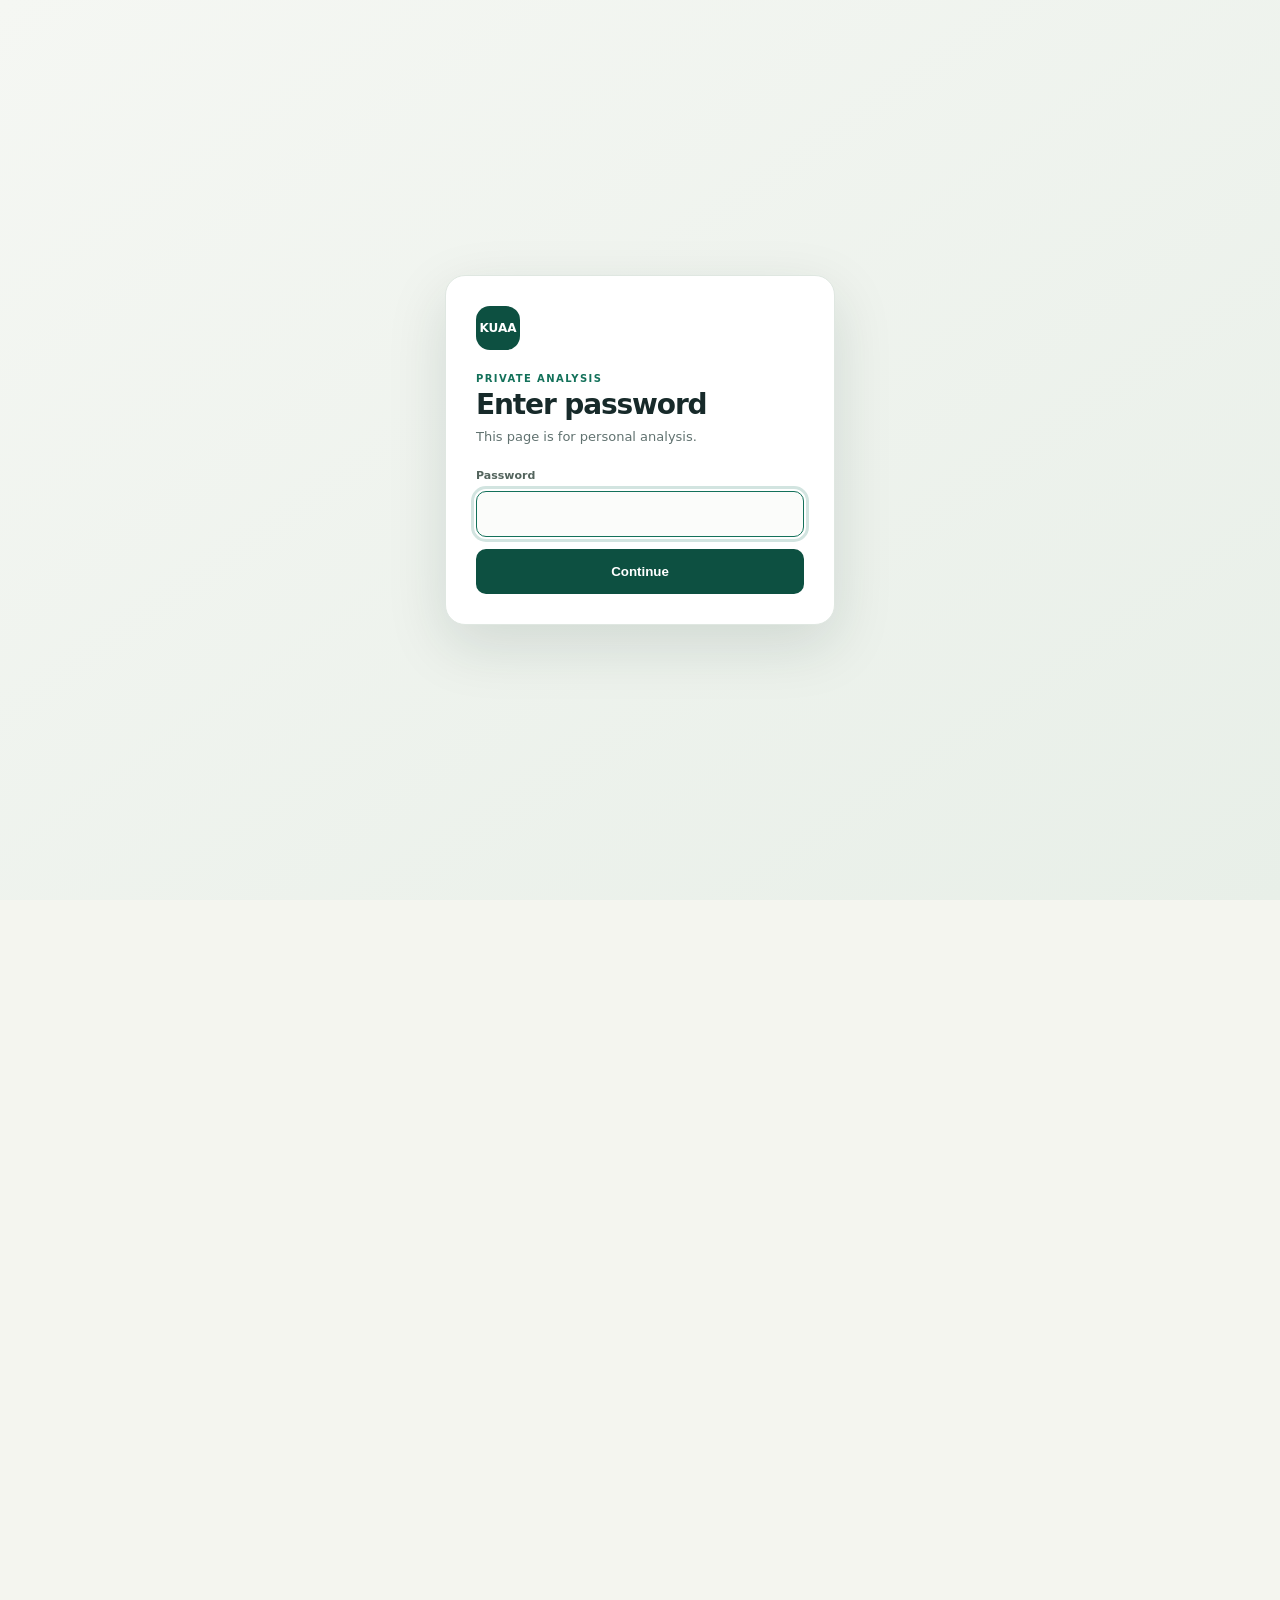
<file: deepstateneverdies/stats.html>
<!doctype html>
<html lang="en">
<head>
  <meta charset="utf-8">
  <meta name="viewport" content="width=device-width, initial-scale=1">
  <meta name="theme-color" content="#f5f7f3">
  <meta name="description" content="Explore KUAA Election 2026 candidates by batch cohort, exact batch year, and discipline.">
  <title>KUAA Election 2026 — Candidate Stats</title>
  <style>
    :root{--ink:#152a2b;--muted:#617270;--paper:#f5f7f3;--card:#fff;--line:#dfe7e1;--green:#13715a;--green-dark:#0d5041;--lime:#dcf47c;--orange:#eea06c;--shadow:0 12px 32px rgba(19,49,39,.07)}
    *{box-sizing:border-box}body{margin:0;background:linear-gradient(180deg,#f9faf7 0,#f5f7f3 440px);color:var(--ink);font:15px/1.5 Inter,ui-sans-serif,system-ui,-apple-system,BlinkMacSystemFont,"Segoe UI",sans-serif}a{color:inherit}.shell{width:min(1160px,calc(100% - 48px));margin:auto}
    .topbar{height:72px;display:flex;align-items:center;justify-content:space-between;border-bottom:1px solid #e6ebe6}.brand{display:flex;align-items:center;gap:12px;text-decoration:none}.brand-mark{width:40px;height:40px;border-radius:12px;background:linear-gradient(145deg,#116d55,#0b493d);display:grid;place-items:center;color:white;font-size:12px;font-weight:800;letter-spacing:-.04em;box-shadow:0 4px 10px #0b493d2e}.brand-name{font-weight:750;letter-spacing:-.025em}.brand-sub{display:block;color:var(--muted);font-size:10px;font-weight:600;letter-spacing:.08em;text-transform:uppercase}.top-nav{display:flex;align-items:center;gap:6px}.nav-link{padding:9px 12px;border-radius:9px;color:#596d66;font-size:12px;font-weight:700;text-decoration:none}.nav-link:hover,.nav-link:focus-visible{background:#edf4ed;color:var(--green-dark)}.nav-link[aria-current=page]{background:#e8f2e9;color:var(--green-dark)}
    main{padding-bottom:56px}.hero{padding:38px 0 24px}.eyebrow{display:flex;align-items:center;gap:9px;color:var(--green);font-size:10px;font-weight:800;letter-spacing:.15em;text-transform:uppercase}.eyebrow:before{content:"";width:22px;height:2px;background:var(--orange)}h1{margin:10px 0 8px;font-size:clamp(38px,5vw,56px);line-height:1;letter-spacing:-.06em}.intro{max-width:650px;margin:0;color:#586b68;font-size:14px;line-height:1.7}.source-note{margin:9px 0 0;color:#7b8983;font-size:11px}
    .summary{display:grid;grid-template-columns:repeat(3,1fr);gap:11px;margin:0 0 24px}.stat{min-height:70px;padding:14px 17px;border:1px solid #e7ece7;border-radius:14px;background:white;box-shadow:0 3px 12px #172a2a08;display:flex;align-items:center;justify-content:space-between}.stat-label{color:#62716e;font-size:11px;font-weight:650}.stat-value{color:var(--green-dark);font-size:24px;font-weight:800;letter-spacing:-.04em;line-height:1;font-variant-numeric:tabular-nums}
    .section-nav{display:flex;gap:8px;margin:0 0 13px;overflow:auto;padding:1px 1px 5px}.section-nav a{flex:none;padding:8px 12px;border:1px solid #dce7de;border-radius:99px;background:#fff;color:#395b4b;text-decoration:none;font-size:11px;font-weight:700}.section-nav a:hover{border-color:#9ab8a2;background:#f4f8f3}
    .panel{margin:0 0 24px;padding:20px;border:1px solid #e2e9e3;border-radius:17px;background:#fff;box-shadow:0 8px 26px #172a2a08;scroll-margin-top:20px}.panel-head{display:flex;justify-content:space-between;align-items:flex-end;gap:16px;margin-bottom:16px}.panel h2{margin:0;font-size:20px;line-height:1.2;letter-spacing:-.035em}.panel-copy{margin:5px 0 0;color:var(--muted);font-size:12px}.cohorts{display:grid;grid-template-columns:repeat(2,minmax(0,1fr));gap:11px}.cohort{border:1px solid #e2e9e3;border-radius:13px;background:#fcfdfb;overflow:hidden}.cohort summary{position:relative;display:grid;grid-template-columns:minmax(0,1fr) auto;gap:12px;align-items:center;padding:15px 42px 15px 16px;cursor:pointer;list-style:none}.cohort summary::-webkit-details-marker{display:none}.cohort summary::after{position:absolute;right:16px;top:17px;content:"⌄";color:#567268;font-size:16px;font-weight:700;transition:transform .15s}.cohort[open] summary::after{transform:rotate(180deg)}.cohort summary:focus-visible{outline:3px solid #13715a40;outline-offset:-3px}.cohort summary:hover{background:#f5f9f4}.cohort-name{display:block;font-weight:760;font-size:14px;letter-spacing:-.02em}.cohort-years{display:block;color:#708079;font-size:10px;margin-top:2px}.cohort-total{display:flex;align-items:baseline;gap:5px;color:var(--green-dark);font-size:22px;font-weight:800;font-variant-numeric:tabular-nums}.cohort-total small{color:#667772;font-size:10px;font-weight:650}.bar-track{height:7px;overflow:hidden;border-radius:99px;background:#e9efe9}.cohort-bar{height:100%;border-radius:inherit;background:linear-gradient(90deg,#126b55,#76b38b)}.cohort-summary-bottom{grid-column:1/-1;display:grid;grid-template-columns:1fr auto;align-items:center;gap:10px}.share-label{color:#718079;font-size:10px;font-variant-numeric:tabular-nums}.batch-rows{padding:0 16px 13px;border-top:1px solid #edf1ed}.batch-rows table{width:100%;border-collapse:collapse;font-size:11px}.batch-rows th,.batch-rows td{padding:7px 3px;border-bottom:1px solid #eef2ee;text-align:left}.batch-rows th{color:#74817c;font-size:9px;font-weight:750;text-transform:uppercase;letter-spacing:.06em}.batch-rows td:last-child,.batch-rows th:last-child{text-align:right;font-variant-numeric:tabular-nums}.batch-rows tr:last-child td{border-bottom:0}.batch-year{font-weight:650}.batch-count{color:#405c4d;font-weight:750}.batch-count.zero{color:#8a9690;font-weight:500}
    .discipline-search{width:min(300px,100%);height:40px;padding:0 12px;border:1px solid #dce5de;border-radius:10px;background:#fbfcfa;color:var(--ink);font:inherit;font-size:12px;outline:none}.discipline-search:focus{border-color:#6da58d;box-shadow:0 0 0 3px #126b551f}.discipline-list{display:grid;gap:11px}.discipline-row{display:grid;grid-template-columns:minmax(160px,1fr) minmax(100px,1.2fr) 34px;gap:13px;align-items:center}.discipline-name{font-size:11px;font-weight:650;line-height:1.35}.discipline-track{height:8px;overflow:hidden;border-radius:99px;background:#edf1ec}.discipline-bar{height:100%;border-radius:inherit;background:linear-gradient(90deg,#126b55,#84ba8c)}.discipline-count{text-align:right;color:#334d42;font-size:11px;font-weight:800;font-variant-numeric:tabular-nums}.no-discipline{padding:25px;text-align:center;color:var(--muted);font-size:12px}.foot{border-top:1px solid var(--line);padding:18px 0 28px;color:#697873;font-size:11px}.foot a{text-decoration:none;font-weight:700}.foot a:hover{color:var(--green);text-decoration:underline}.state{padding:18px;border:1px solid #e2e9e3;border-radius:12px;background:#fff;color:var(--muted);font-size:13px}.state.error{border-color:#edd0c9;background:#fff8f6;color:#824638}.visually-hidden{position:absolute!important;width:1px!important;height:1px!important;padding:0!important;margin:-1px!important;overflow:hidden!important;clip:rect(0,0,0,0)!important;white-space:nowrap!important;border:0!important}
    .cohort-visuals{display:grid;grid-template-columns:minmax(270px,.9fr) minmax(350px,1.1fr);gap:12px;margin-bottom:22px}.chart-card{min-width:0;padding:16px;border:1px solid #e5ebe6;border-radius:13px;background:#fcfdfb}.chart-card h3,.detail-heading h3{margin:0;font-size:13px;letter-spacing:-.01em}.chart-hint{margin:3px 0 12px;color:#76847e;font-size:10px}.pie-layout{display:flex;align-items:center;justify-content:center;gap:15px;min-height:200px}.cohort-pie{width:min(180px,46%);flex:none;overflow:visible}.pie-legend{display:grid;gap:10px;margin:0;padding:0;list-style:none;min-width:130px}.legend-row{display:grid;grid-template-columns:10px minmax(70px,1fr) auto;gap:7px;align-items:center;font-size:10px}.legend-swatch{width:9px;height:9px;border-radius:3px}.legend-name{color:#425750;font-weight:650}.legend-value{font-variant-numeric:tabular-nums;font-weight:800;color:#243c34}.legend-share{grid-column:2/-1;margin-top:-6px;color:#7b8982;font-size:9px}.cohort-bars{display:grid;gap:14px;padding:14px 2px 5px}.cohort-bar-row{display:grid;grid-template-columns:90px minmax(40px,1fr) 28px 34px;gap:8px;align-items:center}.cohort-bar-label{font-size:10px;font-weight:650;color:#455a51}.cohort-bar-value,.cohort-bar-share{font-size:10px;text-align:right;font-variant-numeric:tabular-nums}.cohort-bar-value{font-weight:800;color:#24493c}.cohort-bar-share{color:#7b8982}.cohort-bar-row .bar-track{height:10px}.cohort-bar-row .cohort-bar{background:var(--cohort-color,#36856b)}.detail-heading{display:flex;align-items:baseline;justify-content:space-between;gap:12px;margin:0 0 10px}.detail-heading .panel-copy{margin:0}.discipline-chart-hint{margin:-5px 0 15px}.discipline-row{grid-template-columns:minmax(190px,1fr) minmax(100px,1.15fr) 34px 42px}.discipline-share{text-align:right;color:#7b8982;font-size:10px;font-variant-numeric:tabular-nums}.batch-rows table{table-layout:fixed}.batch-rows th:nth-child(1),.batch-rows td:nth-child(1){width:22%}.batch-rows th:nth-child(2),.batch-rows td:nth-child(2){width:45%}.batch-rows th:nth-child(3),.batch-rows td:nth-child(3){width:18%;text-align:right}.batch-rows th:nth-child(4),.batch-rows td:nth-child(4){width:15%;text-align:right}.year-track{display:block;height:8px;overflow:hidden;border-radius:99px;background:#e9efe9}.year-bar{display:block;height:100%;border-radius:inherit;background:var(--cohort-color,#36856b)}.cohort-bar,.discipline-bar{display:block}.footnote{margin:14px 0 0;padding-top:12px;border-top:1px solid #edf1ed;color:#78847f;font-size:10px;line-height:1.55}
    .summary{margin-bottom:12px}.insights{display:grid;grid-template-columns:repeat(2,minmax(0,1fr));gap:11px;margin-bottom:23px}.insight-card{display:grid;gap:3px;padding:13px 16px;border:1px solid #e2e9e3;border-radius:12px;background:linear-gradient(110deg,#fff,#f5f9f4)}.insight-label{color:#6c7d75;font-size:9px;font-weight:800;letter-spacing:.09em;text-transform:uppercase}.insight-card strong{font-size:13px;line-height:1.35;letter-spacing:-.01em}.insight-detail{color:#667772;font-size:10px;font-variant-numeric:tabular-nums}
    @media(max-width:700px){.shell{width:calc(100% - 32px)}.hero{padding:29px 0 20px}.summary{gap:7px}.stat{min-height:64px;padding:10px}.stat-label{font-size:9px;max-width:90px}.stat-value{font-size:20px}.insights{gap:7px}.insight-card{padding:11px}.insight-card strong{font-size:12px}.insight-detail{font-size:9px}.panel{padding:15px;border-radius:14px}.panel-head{align-items:flex-start;flex-direction:column}.cohorts{grid-template-columns:1fr}.cohort-visuals{grid-template-columns:1fr}.pie-layout{min-height:0;justify-content:flex-start}.cohort-pie{width:160px}.discipline-search{width:100%}.discipline-row{grid-template-columns:minmax(110px,1.1fr) minmax(60px,1fr) 28px 34px;gap:9px}.discipline-name{font-size:10px}.detail-heading{align-items:flex-start;flex-direction:column;gap:3px}}
    @media(max-width:420px){.pie-layout{gap:8px}.cohort-pie{width:135px}.pie-legend{min-width:0;gap:8px}.legend-row{grid-template-columns:9px minmax(55px,1fr) auto;gap:5px;font-size:9px}.cohort-bar-row{grid-template-columns:78px minmax(32px,1fr) 24px 30px;gap:6px}.discipline-row{grid-template-columns:minmax(95px,1fr) minmax(40px,.8fr) 25px 32px;gap:7px}.discipline-name{font-size:9px}}
    @media(max-width:380px){.shell{width:calc(100% - 24px)}.brand{gap:8px}.brand-mark{width:35px;height:35px}.nav-link{padding:8px;font-size:11px}.cohort summary{padding:12px}.cohort-total{font-size:20px}}
    @media(prefers-reduced-motion:reduce){html{scroll-behavior:auto}*{scroll-behavior:auto!important;transition:none!important}}
  
    .private-group-filter{display:grid;grid-template-columns:minmax(240px,420px);margin:0 0 20px}.private-group-filter .field label{display:block;margin:0 0 6px;color:#62716e;font-size:10px;font-weight:800;letter-spacing:.1em;text-transform:uppercase}
    .private-group-filter select{background:white;color:var(--ink)}
    @media(max-width:700px){.private-group-filter{grid-template-columns:1fr;margin-bottom:16px}}
    .slogan-list{display:grid;gap:13px}.slogan-row{display:grid;grid-template-columns:minmax(220px,1fr) minmax(100px,1.3fr) 42px 52px;gap:12px;align-items:center}.slogan-name{font-size:12px;font-weight:650;line-height:1.4;overflow-wrap:anywhere}.slogan-track{height:10px;overflow:hidden;border-radius:99px;background:#edf1ec}.slogan-bar{display:block;height:100%;border-radius:inherit;background:var(--slogan-color,#147d92)}.slogan-count,.slogan-share{font-size:11px;text-align:right;font-variant-numeric:tabular-nums}.slogan-count{color:#24493c;font-weight:800}.slogan-share{color:#7b8982}
    @media(max-width:700px){.slogan-row{grid-template-columns:minmax(130px,1fr) minmax(65px,1fr) 32px 42px;gap:8px}.slogan-name{font-size:10px}.slogan-count,.slogan-share{font-size:10px}}
    @media(max-width:420px){.slogan-row{grid-template-columns:minmax(100px,1fr) minmax(40px,.8fr) 28px 38px;gap:6px}.slogan-name{font-size:9px}}
    #private-gate{position:fixed;inset:0;z-index:9999;display:grid;place-items:center;padding:22px;background:linear-gradient(145deg,#f5f7f3,#e8efe8)}
    #private-gate form{width:min(100%,390px);padding:30px;border:1px solid #dfe7e1;border-radius:20px;background:white;box-shadow:0 20px 60px rgba(19,49,39,.13)}
    .gate-mark{display:grid;width:44px;height:44px;place-items:center;border-radius:14px;background:#0d5041;color:#fff;font-size:12px;font-weight:800}
    .gate-kicker{margin:21px 0 4px;color:#13715a;font-size:10px;font-weight:800;letter-spacing:.14em;text-transform:uppercase}
    #private-gate h1{margin:0;font-size:28px;letter-spacing:-.04em}.gate-copy{margin:7px 0 22px;color:#617270;font-size:13px}
    .gate-label{display:block;margin-bottom:6px;color:#53645d;font-size:11px;font-weight:750}.gate-input{width:100%;height:46px;padding:0 12px;border:1px solid #cfdad1;border-radius:10px;background:#fbfcfa;color:#152a2b}.gate-input:focus{outline:3px solid #13715a30;border-color:#13715a}
    .gate-submit{width:100%;height:45px;margin-top:12px;border:0;border-radius:10px;background:#0d5041;color:#fff;font-weight:750;cursor:pointer}.gate-submit:hover{background:#13715a}.gate-error{margin:12px 0 0;color:#a33131;font-size:12px;font-weight:650}
    body:not(.private-unlocked)>:not(#private-gate):not(script){visibility:hidden}


    .election-history{display:grid;gap:11px;margin:0 0 20px;padding:16px;border:1px solid #e5ebe6;border-radius:13px;background:#fcfdfb}.election-history-head{display:flex;justify-content:space-between;align-items:flex-start;gap:12px}.election-history-head h3{margin:0;font-size:13px}.election-history-legend{display:flex;flex-wrap:wrap;gap:12px;color:#53665e;font-size:10px;font-weight:650}.election-history-key{display:inline-flex;align-items:center;gap:6px}.election-history-swatch{width:9px;height:9px;border-radius:3px;background:#13715a}.election-history-swatch.no-win{background:#dce8df}.election-history-rows{display:grid;gap:10px}.election-history-row{display:grid;grid-template-columns:90px minmax(80px,1fr) 84px;gap:10px;align-items:center}.election-history-label{color:#455a51;font-size:10px;font-weight:700}.election-history-track{display:flex;height:13px;overflow:hidden;border-radius:99px;background:#e9efe9}.election-history-segment{height:100%;min-width:0}.election-history-segment.elected{background:#13715a}.election-history-segment.no-win{background:#dce8df}.election-history-count{color:#40584d;text-align:right;font-size:10px;font-weight:750;font-variant-numeric:tabular-nums}.election-history-note{margin:0;color:#78847f;font-size:10px;line-height:1.5}
  </style>

  <style>
    .topbar{gap:8px}.top-nav{max-width:65%;min-width:0;overflow-x:auto;scrollbar-width:none}.top-nav::-webkit-scrollbar{display:none}.nav-link{flex:none;white-space:nowrap}
  </style>
  <link rel="stylesheet" href="../site.css">
</head>
<body>

  <!-- Generated candidate snapshot from candidates.json; Codex refreshes this when candidate data changes. -->
  <script id="candidate-data" type="application/json">
[
  {
    "position": "President",
    "name": "Khurshid Shahid Almeher (Tonmoy)",
    "discipline": "Architecture",
    "studentId": "920110",
    "batch": 1992,
    "photo": "public/candidates/920110.jpg",
    "campaignSlogan": "পরিবর্তনের অঙ্গীকারে সমৃদ্ধির আহ্বানে",
    "voteCount": 875,
    "manifesto": {
      "title": "নির্বাচনী ইশতেহার",
      "language": "bn",
      "introduction": [
        "একটি যথার্থ ও অন্তর্ভুক্তিমূলক, কার্যকর, স্বচ্ছ, শক্তিশালী ও গতিশীল অ্যালামনাই অ্যাসোসিয়েশন গঠন করাই মূল লক্ষ্য। বিশ্ববিদ্যালয়ের শিক্ষার্থীরা স্নাতক ও স্নাতকোত্তর সম্পন্ন করার পর কর্মক্ষেত্রে প্রবেশ, উচ্চশিক্ষার জন্য বিদেশে গমন, দেশীয় ও আন্তর্জাতিক সংস্থায় চাকরি-সংস্থান এবং সিনিয়র-জুনিয়রদের মধ্যে শক্তিশালী সম্পর্ক গড়ে তুলতে KUAA-এর কার্যকর ভূমিকা নিশ্চিত করতে আমি বদ্ধপরিকর। নির্বাচিত হলে নিম্নোক্ত উদ্যোগগুলো গ্রহণ করব।"
      ],
      "sections": [
        {
          "title": "প্রথম অংশ: সদস্যসেবা ও সাংগঠনিক ভিত্তি (দফা ১–৭)",
          "items": [
            "স্বয়ংক্রিয় সদস্যপদ (Auto Membership): খুলনা বিশ্ববিদ্যালয় থেকে স্নাতক সম্পন্ন করার পরপরই সবাইকে KUAA-এর সদস্য হিসেবে অন্তর্ভুক্ত করা।",
            "একটি ডিজিটাল ডেটাবেজ (One Digital Database): ডিজিটাল মাধ্যমে সব অ্যালামনাই সদস্যের তথ্য সংগ্রহ করে একটি সমন্বিত ডেটাবেজ তৈরি।",
            "নিজস্ব অফিস (Our Own Office): KUAA-এর নিজস্ব অফিস অর্জনের বিষয়ে নিবিড়ভাবে কাজ করা।",
            "স্থায়ী ঠিকানা (A Permanent Home): সদস্যদের অংশগ্রহণে KUAA-এর স্থায়ী ঠিকানা গঠনের পরিকল্পনা গ্রহণ।",
            "ঢাকায় হোস্টেল (Hostel in Dhaka): পড়াশোনা শেষে ঢাকায় আসা সদস্যদের আবাসনের জন্য হোস্টেল স্থাপনের উদ্যোগ গ্রহণ।",
            "সর্বত্র শাখা (Branches Everywhere): শক্তিশালী KUAA গঠনে দেশের বিভিন্ন জেলা এবং প্রাসঙ্গিক প্রবাসী দেশগুলোতে সক্রিয় শাখা কমিটি গঠন।",
            "শক্তিশালী তহবিল (A Stronger Fund): অ্যাসোসিয়েশনের তহবিল শক্তিশালী করতে উদ্ভাবনী, কার্যকর ও টেকসই পদক্ষেপ গ্রহণ।"
          ]
        },
        {
          "title": "দ্বিতীয় অংশ: অর্জন, সংযোগ ও জবাবদিহি (দফা ৮–১৪)",
          "items": [
            "অর্জনকে সম্মাননা (Honouring Achievers): KUAA-এর পক্ষ থেকে সদস্যদের পেশাগত জীবনের অর্জন ও উৎকর্ষকে স্বীকৃতি দেওয়া।",
            "বৃহত্তর চাকরি মেলা (A Bigger Job Fair): সদস্যদের নেটওয়ার্ক ও বিশ্ববিদ্যালয়ের সহযোগিতা কাজে লাগিয়ে চাকরি মেলাকে আরও বিস্তৃত, বাস্তবমুখী ও কার্যকর করা।",
            "অ্যালামনাই লাউঞ্জ (Alumni Lounge): বিশ্ববিদ্যালয় প্রশাসনের সহযোগিতায় ক্যাম্পাসে শিক্ষার্থী ও অ্যালামনাইদের মতবিনিময়ের জন্য ‘অ্যালামনাই লাউঞ্জ’ স্থাপনের উদ্যোগ নেওয়া।",
            "গ্র্যান্ড রিইউনিয়ন (Grand Reunion): পরবর্তী নির্বাহী পরিষদের মেয়াদে একটি সফল ও স্মরণীয় পুনর্মিলনীর আয়োজন করা।",
            "KUAA বৃত্তি (KUAA Scholarship): মেধাবী, অসচ্ছল ও যোগ্য শিক্ষার্থীদের জন্য আর্থিক প্রয়োজনে ‘KUAA স্কলারশিপ স্কিম’ চালু করা।",
            "KUAA কল্যাণ তহবিল (KUAA Welfare Fund): KUAA-এর সদস্য এবং দেশ ও দেশের কল্যাণে ব্যবহারের জন্য ‘KUAA ওয়েলফেয়ার ফান্ড’ স্থাপন।",
            "স্বচ্ছতা ও জবাবদিহিতা (Transparency & Accountability): KUAA-এর প্রতিটি কার্যক্রমে পরিমাপযোগ্য স্বচ্ছতা ও জবাবদিহিতা নিশ্চিত করা।"
          ]
        }
      ]
    }
  },
  {
    "position": "President",
    "name": "Mohammad Fazle Reza (Sumon)",
    "discipline": "Urban and Rural Planning",
    "studentId": "930409",
    "batch": 1993,
    "photo": "public/candidates/930409.jpg",
    "campaignSlogan": "আমরা খুবিয়ান এক আত্মার বন্ধন",
    "voteCount": 2271,
    "manifesto": {
      "title": "নির্বাচনী ইশতেহার ২০২৬ — আমাদের ৭টি অগ্রাধিকারমূলক অঙ্গীকার",
      "language": "bn",
      "introduction": [
        "প্রিয় খুবিয়ান, আগামী ২০ নভেম্বর অনুষ্ঠিতব্য KUAA কার্যনির্বাহী পরিষদের নির্বাচনে আমি একজন প্রার্থী। এই নির্বাচন শুধু নেতৃত্ব নির্বাচনের উপলক্ষ নয়; বরং আমাদের প্রিয় সংগঠনকে আরও ঐক্যবদ্ধ, কার্যকর ও কল্যাণমুখী করে গড়ে তোলার একটি সুযোগ।",
        "আমি বিশ্বাস করি, KUAA কোনো ব্যক্তি বা গোষ্ঠীর সংগঠন নয়; এটি সকল খুবিয়ানের সম্মিলিত পরিবার। কার্যনির্বাহী পরিষদও একক সিদ্ধান্ত বাস্তবায়নের জায়গা নয়; এটি পারস্পরিক শ্রদ্ধা, সহযোগিতা ও সম্মিলিত উদ্যোগে কাজ করার একটি প্ল্যাটফর্ম। এই বিশ্বাস থেকেই ব্যক্তিগত প্রতিশ্রুতির পরিবর্তে “আমরা” শব্দটিকে সামনে রেখে আগামী দিনের জন্য সাতটি অগ্রাধিকারমূলক ভাবনা তুলে ধরছি।"
      ],
      "sections": [
        {
          "title": "ঐক্যবদ্ধ ও অন্তর্ভুক্তিমূলক KUAA",
          "items": [
            "দল, মত, ব্যাচ, ডিসিপ্লিন ও পেশার ভিন্নতা ভুলে KUAA-কে একটি অরাজনৈতিক, সবার জন্য উন্মুক্ত ও সম্প্রীতিপূর্ণ সংগঠন হিসেবে গড়ে তোলা। নির্বাচন শেষে সকল প্রার্থী ও আগ্রহী অ্যালামনাইকে সাংগঠনিক কার্যক্রমে সম্পৃক্ত করা এবং নিয়মিত পারিবারিক, ক্রীড়া ও সাংস্কৃতিক আয়োজনের মাধ্যমে পারস্পরিক বন্ধন সুদৃঢ় করা।"
          ]
        },
        {
          "title": "ক্যারিয়ার উন্নয়ন ও উদ্যোক্তা সহযোগিতা",
          "items": [
            "নবীন গ্র্যাজুয়েটদের জন্য ক্যারিয়ার কাউন্সেলিং, জব ফেয়ার, ইন্টার্নশিপ ও মেন্টরশিপ প্রোগ্রাম চালু করা। পাশাপাশি খুবিয়ান উদ্যোক্তা ও পেশাজীবীদের মধ্যে ব্যবসায়িক যোগাযোগ ও সহযোগিতা এবং বিদেশে উচ্চশিক্ষা ও গবেষণার দিকনির্দেশনার সুযোগ তৈরি করা।"
          ]
        },
        {
          "title": "কল্যাণ তহবিল, মানবিক ও আইন সহায়তা",
          "items": [
            "বিপদগ্রস্ত খুবিয়ানদের পাশে দাঁড়াতে স্বচ্ছ ও টেকসই কল্যাণ তহবিল গঠন, আইনসম্মত ও নিরাপদ বিনিয়োগ কাঠামোর সম্ভাবনা যাচাই, দেশব্যাপী রক্তদাতা নেটওয়ার্ক তৈরি এবং মেধাবী ও আর্থিকভাবে অসচ্ছল শিক্ষার্থীদের জন্য KUAA শিক্ষাবৃত্তি চালুর উদ্যোগ।",
            "KUAA-এর সাংগঠনিক কাঠামোর অধীনে একটি বিশেষায়িত পেশাজীবী প্ল্যাটফর্ম হিসেবে “KUAA Legal Affairs Wing” গঠনের প্রস্তাব।"
          ]
        },
        {
          "title": "ঢাকায় KUAA-এর নিজস্ব কার্যালয় ও অতিথিকক্ষ",
          "items": [
            "অ্যালামনাইদের যোগাযোগ, সাংগঠনিক কার্যক্রম ও পারস্পরিক সহযোগিতার কেন্দ্র হিসেবে ঢাকায় একটি স্থায়ী কার্যালয় প্রতিষ্ঠা। পাশাপাশি বিভিন্ন প্রয়োজনে ঢাকায় আগত খুবিয়ানদের জন্য নিরাপদ ও সাশ্রয়ী অতিথিকক্ষ গড়ে তোলা।"
          ]
        },
        {
          "title": "ডিজিটাল KUAA ও বৈশ্বিক নেটওয়ার্ক",
          "items": [
            "সদস্যদের তথ্যের গোপনীয়তা ও নিরাপত্তা নিশ্চিত করে কেন্দ্রীয় অ্যালামনাই ডেটাবেজ, আধুনিক মোবাইল অ্যাপ ও KUAA Job Portal তৈরি। দেশের বিভিন্ন অঞ্চল এবং বিদেশে অ্যালামনাই চ্যাপ্টার গঠন ও সক্রিয় করার মাধ্যমে বিশ্বব্যাপী খুবিয়ানদের একটি কার্যকর নেটওয়ার্ক গড়ে তোলা।"
          ]
        },
        {
          "title": "খুলনা বিশ্ববিদ্যালয়ের উন্নয়নে অবদান",
          "items": [
            "বিশ্ববিদ্যালয়ের শিক্ষা, গবেষণা ও উদ্ভাবনে অ্যালামনাইদের দক্ষতা ও অভিজ্ঞতাকে কাজে লাগানো, দেশি-বিদেশি শিল্পপ্রতিষ্ঠানের সঙ্গে সহযোগিতার সুযোগ তৈরি এবং প্রিয় বিশ্ববিদ্যালয়ের ইতিহাস, ঐতিহ্য ও অর্জন সংরক্ষণে উদ্যোগ গ্রহণ।"
          ]
        },
        {
          "title": "স্বচ্ছতা, জবাবদিহিতা ও সদস্যদের অধিকার",
          "items": [
            "সংগঠনের আয়-ব্যয়ের হিসাব ও স্বাধীন অডিট প্রতিবেদন সদস্যদের জন্য উন্মুক্ত রাখা, নিয়মিত কাজের অগ্রগতি প্রকাশ এবং প্রতিটি সিদ্ধান্তে গণতন্ত্র, ন্যায়সংগত আচরণ ও সদস্যদের মতামতকে গুরুত্ব দেওয়া।"
          ]
        },
        {
          "title": "বাস্তবায়নের পরিকল্পনা",
          "items": [
            "প্রথম ১০০ দিন: বিষয়ভিত্তিক উপকমিটি গঠন, কেন্দ্রীয় ডেটাবেজের কাজ শুরু, কল্যাণ তহবিলের নীতিমালা প্রণয়ন ও ব্লাড ডোনার নেটওয়ার্ক চালুর উদ্যোগ।",
            "প্রথম বছর: ঢাকায় কার্যালয় স্থাপনের প্রক্রিয়া শুরু, ক্যারিয়ার ও মেন্টরশিপ কার্যক্রম, শিক্ষাবৃত্তি এবং দেশ-বিদেশে অ্যালামনাই চ্যাপ্টার সক্রিয়করণ।",
            "২ থেকে ৩ বছর: আর্থিক সক্ষমতা ও প্রয়োজনীয় অনুমোদন সাপেক্ষে স্থায়ী কার্যালয় ও অতিথিকক্ষ প্রতিষ্ঠা, পূর্ণাঙ্গ ডিজিটাল সেবা এবং টেকসই কল্যাণ তহবিল ও আন্তর্জাতিক নেটওয়ার্ক সম্প্রসারণ।",
            "সকল কার্যক্রম KUAA-এর গঠনতন্ত্র, প্রচলিত আইন, আর্থিক সামর্থ্য ও সদস্যদের সম্মিলিত অংশগ্রহণের ভিত্তিতে বাস্তবায়নের উদ্যোগ নেওয়া হবে।"
          ]
        }
      ],
      "conclusion": [
        "প্রিয় খুবিয়ান, নির্বাচনে প্রতিদ্বন্দ্বিতা থাকবে, মতের ভিন্নতা থাকবে। কিন্তু আমাদের বন্ধুত্ব, পারস্পরিক শ্রদ্ধা ও আত্মিক সম্পর্ক যেন কোথাও বিভাজিত না হয়। নির্বাচনে কেউ জয়ী হবেন, কেউ হবেন না; কিন্তু আমরা সবাই খুবিয়ান, একই পরিবারের সদস্য।",
        "আমি বিশ্বাস করি, নেতৃত্ব মানে একক কর্তৃত্ব নয়, সম্মিলিত দায়িত্ব। নির্বাচিত হওয়ার সুযোগ পেলে প্রতিদ্বন্দ্বী প্রার্থীসহ সকল খুবিয়ানকে সঙ্গে নিয়ে কাজ করতে চাই। নির্বাচনের ফলাফল যা-ই হোক, প্রিয় সংগঠনের কল্যাণে আমার সহযোগিতা অব্যাহত থাকবে।",
        "আসুন, ২০ নভেম্বর যোগ্যতা, অভিজ্ঞতা ও কর্মপরিকল্পনা বিবেচনা করে ভোট দিই। সম্মিলিত প্রচেষ্টায় গড়ে তুলি একটি আধুনিক, স্বচ্ছ, মানবিক ও অন্তর্ভুক্তিমূলক KUAA।"
      ]
    }
  },
  {
    "position": "President",
    "name": "Md. Najmul Ahasan Prince",
    "discipline": "Business Administration",
    "studentId": "950340",
    "batch": 1995,
    "campaignSlogan": "ঐক্যবদ্ধ খুবিয়ান",
    "photo": "public/candidates/950340.jpg",
    "voteCount": 939,
    "manifesto": {
      "title": "নির্বাচনী ইশতেহার ২০২৬ — ঐক্যবদ্ধ খুবিয়ান, পরিবর্তনের প্রত্যয়",
      "language": "bn",
      "introduction": [
        "খুলনা বিশ্ববিদ্যালয় অ্যালামনাই অ্যাসোসিয়েশন (কুআ) একটি আধুনিক, কল্যাণমুখী ও কার্যকর প্ল্যাটফর্মে রূপান্তর করতে আমরা প্রতিশ্রুতিবদ্ধ। এই ইশতেহার গতানুগতিক প্রতিশ্রুতি নয়; বরং প্রতিটি খুবিয়ানের জন্য সুনির্দিষ্ট লক্ষ্যভিত্তিক একটি বাস্তবসম্মত কর্মপরিকল্পনা।"
      ],
      "sections": [
        {
          "title": "উচ্চশিক্ষা ও আন্তর্জাতিক এক্সচেঞ্জ প্রোগ্রাম",
          "items": [
            "প্রফেশনাল মেন্টরশিপ: উচ্চশিক্ষায় আগ্রহী গ্র্যাজুয়েটদের পথ দেখাতে সফল একাডেমিকদের নিয়ে একটি মেন্টরশিপ পুল গঠন এবং নিয়মিত গাইডলাইন সেশনের আয়োজন। কল্যাণ তহবিল থেকে বিশেষ করে আর্থিকভাবে অসচ্ছল গ্র্যাজুয়েটদের সহায়তা এবং রেফারেন্স নেটওয়ার্ক তৈরি।",
            "এক্সচেঞ্জ প্রোগ্রাম: শিক্ষার্থীদের আন্তর্জাতিক অভিজ্ঞতা অর্জনে বিদেশি বিশ্ববিদ্যালয়ের সঙ্গে সমঝোতা স্মারক ও এক্সচেঞ্জ প্রোগ্রাম চালুর উদ্যোগ। বিভিন্ন দেশ ও ক্যাম্পাসের মাধ্যমে গ্র্যাজুয়েটদের বিশ্বমানের প্রোগ্রামে অংশ নেওয়ার ব্যবস্থা।"
          ]
        },
        {
          "title": "ক্যারিয়ার গ্রোথ, জব ফেয়ার ও প্রাযুক্তিক প্রশিক্ষণ",
          "items": [
            "ভবিষ্যতের প্রযুক্তিভিত্তিক প্রশিক্ষণ: কৃত্রিম বুদ্ধিমত্তা (AI), ক্লাউড কম্পিউটিং, ভার্চুয়াল রিয়েলিটি (VR), অগমেন্টেড রিয়েলিটি (AR), ফিনটেক ও বায়োমেট্রিকসের মতো আধুনিক প্রযুক্তি বিষয়ে ব্যবহারিক ও হাতে-কলমে প্রশিক্ষণের আয়োজন।",
            "ডেডিকেটেড প্লেসমেন্ট সেল ও সিটি ব্যাংক: অ্যালামনাইদের পরিচালিত বিভিন্ন প্রতিষ্ঠানে যোগ্য প্রার্থীদের সুযোগ নিশ্চিত করতে বিশেষ প্লেসমেন্ট অফিস ও টিম গঠন; যাতে ক্যারিয়ার গঠনে কার্যকর নেটওয়ার্ক তৈরি হয়।",
            "চাকরি মেলা ও পোর্টাল: ক্যাম্পাসে নিয়মিত জব ফেয়ারের আয়োজন এবং অ্যালামনাই ওয়েবসাইটে সরাসরি চাকরির বিজ্ঞপ্তি প্রকাশের ব্যবস্থা।",
            "উদ্যোক্তা তৈরি: প্রতিষ্ঠিত উদ্যোক্তাদের সঙ্গে নবীন খুবিয়ানদের সংযোগ করে Backward and Forward Linkage তৈরি এবং উদ্যোগ তৈরিতে উৎসাহ দেওয়া।"
          ]
        },
        {
          "title": "পারিবারিক মেলবন্ধন ও জরুরি সেবা তহবিল",
          "items": [
            "অঞ্চলভিত্তিক KUAA কমিউনিটি: “খুবি গ্র্যাজুয়েট, একটি পরিবারের মতো”—এই মূলনীতির ভিত্তিতে দেশ ও দেশের বাইরে অঞ্চলভিত্তিক KUAA কমিউনিটি গড়ে তোলা।",
            "জরুরি সেবা টিম ও তহবিল: রক্তদান, গুরুতর অসুস্থতা, পারিবারিক সংকট বা জরুরি মুহূর্তে তাৎক্ষণিক পাশে দাঁড়ানোর জন্য সার্বক্ষণিক ডেডিকেটেড জরুরি সেবা টিম গঠন।",
            "শিক্ষা সহযোগিতা: শিক্ষার্থী ও বেকার গ্র্যাজুয়েটদের শিক্ষা ও কর্মজীবনে পদার্পণ সহজ করতে শিক্ষা সহযোগিতা তহবিল গঠন। সারা বিশ্বে ছড়িয়ে থাকা খুবি গ্র্যাজুয়েটরা তহবিলে অবদান রাখবেন এবং সামাজিক দায়বদ্ধতা থেকে ভূমিকা পালন করবেন, ইনশাআল্লাহ।"
          ]
        },
        {
          "title": "ক্যাম্পাসভিত্তিক ভূমিকা ও একাডেমিক সম্পৃক্ততা",
          "items": [
            "বিশেষজ্ঞদের অংশগ্রহণ: ক্যাম্পাসের শিক্ষা কার্যক্রমে দেশ-বিদেশের বিশেষজ্ঞ ও সফল গ্র্যাজুয়েটদের সম্পৃক্ততা ৩০% বৃদ্ধি করা।",
            "সৌহার্দ্যপূর্ণ পরিবেশ: ক্যাম্পাসের শিক্ষক-শিক্ষার্থী ও গ্র্যাজুয়েটদের পারস্পরিক সৌহার্দ্যপূর্ণ, সহযোগিতামূলক সম্পর্ক বজায় রাখতে ভূমিকা পালন।"
          ]
        },
        {
          "title": "নারী গ্র্যাজুয়েটদের সার্বিক উন্নয়ন",
          "items": [
            "নারী গ্র্যাজুয়েটদের পেশাগত উৎকর্ষ, নারী উদ্যোক্তা তৈরি এবং কর্মক্ষেত্রে নিরাপত্তা ও সুযোগ বৃদ্ধি। KUAA-এর সার্বিক কার্যক্রমে নারী গ্র্যাজুয়েটদের জোরালো অংশগ্রহণ নিশ্চিত করা।"
          ]
        },
        {
          "title": "জবাবদিহিতা নিশ্চিত করতে KUAA অ্যাপ",
          "items": [
            "KUAA মোবাইল অ্যাপ: গ্র্যাজুয়েটদের জন্য সেবা ও তথ্য আদান-প্রদান দ্রুত এবং নির্ভরযোগ্য করতে আধুনিক KUAA মোবাইল অ্যাপ চালু করা। অ্যাপের মাধ্যমে স্বচ্ছতা ও জবাবদিহিতা নিশ্চিত করা এবং গ্র্যাজুয়েটদের গঠনমূলক সমালোচনা ও পরামর্শ সাদরে গ্রহণ করা।"
          ]
        }
      ]
    }
  },
  {
    "position": "President",
    "name": "Md. Iftakharul Alam (Iftee)",
    "discipline": "Fisheries and Marine Resource Technology",
    "studentId": "970609",
    "batch": 1997,
    "photo": "public/candidates/970609.png",
    "campaignSlogan": "অভিজ্ঞতার প্রজ্ঞা, তারুণ্যের প্রত্যয়—ঐক্যবদ্ধ KUAA, সবার পরিচয়",
    "voteCount": 2383,
    "manifesto": {
      "language": "bn",
      "title": "KUAA নিয়ে নির্বাচনী মূল ভাবনাসমূহ",
      "sections": [
        {
          "title": "সবার জন্য KUAA",
          "items": [
            "সকল ব্যাচ, ডিসিপ্লিন ও পেশার অ্যালামনাইদের নিয়ে অন্তর্ভুক্তিমূলক যোগাযোগ নেটওয়ার্ক ও ডিজিটাল ডিরেক্টরি তৈরি করা।"
          ]
        },
        {
          "title": "অ্যালামনাই কল্যাণ তহবিল",
          "items": [
            "সদস্যদের আকস্মিক দুর্ঘটনা, অসুস্থতা ও বিপদে পাশে দাঁড়াতে স্বচ্ছ নীতিমালার ভিত্তিতে KUAA Welfare Fund গঠন করা এবং বিভিন্ন হাসপাতাল/ডায়াগনস্টিক সেন্টারে স্বাস্থ্যসেবায় বিশেষ ছাড়ের ব্যবস্থা করা।"
          ]
        },
        {
          "title": "ক্যারিয়ার ও মেন্টরশিপ",
          "items": [
            "নবীন গ্র্যাজুয়েটদের জন্য চাকরির তথ্য, ক্যারিয়ার কাউন্সেলিং, সিভি রাইটিং ও মেন্টরশিপের সুবিধা চালু করা।"
          ]
        },
        {
          "title": "দেশ-বিদেশে নেটওয়ার্ক",
          "items": [
            "দেশীয় ও আন্তর্জাতিক চ্যাপ্টার সক্রিয় করা এবং প্রবাসী অ্যালামনাইদের সঙ্গে নিয়মিত সংযোগ রক্ষা করা।"
          ]
        },
        {
          "title": "ঢাকায় অবস্থান সুবিধা (KUAA Accommodation Facility)",
          "items": [
            "চাকরি ও জরুরি প্রয়োজনে ঢাকায় অবস্থানরত অ্যালামনাইদের জন্য আবাসন সুবিধা প্রতিষ্ঠার উদ্যোগ গ্রহণ।"
          ]
        },
        {
          "title": "স্বচ্ছতা ও জবাবদিহি",
          "items": [
            "প্রতি ৩ মাস অন্তর কর্মপরিকল্পনার অগ্রগতি ও আর্থিক প্রতিবেদন প্রকাশ করা।"
          ]
        }
      ]
    }
  },
  {
    "position": "Vice President",
    "name": "Md. Sahidur Rahman",
    "discipline": "Forestry and Wood Technology",
    "studentId": "930508",
    "batch": 1993,
    "voteCount": 439,
    "campaignSlogan": "পরিবর্তনের অঙ্গীকারে সমৃদ্ধির আহ্বানে"
  },
  {
    "position": "Vice President",
    "name": "Dr Md Shamim Parvez",
    "discipline": "Fisheries and Marine Resource Technology",
    "studentId": "930607",
    "batch": 1993,
    "photo": "public/candidates/930607.jpeg",
    "voteCount": 580,
    "campaignSlogan": "পরিবর্তনের অঙ্গীকারে সমৃদ্ধির আহ্বানে"
  },
  {
    "position": "Vice President",
    "name": "Md. Ali Zakir (Rubel)",
    "discipline": "Business Administration",
    "studentId": "940338",
    "batch": 1994,
    "voteCount": 1304,
    "photo": "public/candidates/940338.png",
    "campaignSlogan": "আমরা খুবিয়ান এক আত্মার বন্ধন"
  },
  {
    "position": "Vice President",
    "name": "S M Ariful Islam (Kochi)",
    "discipline": "Urban and Rural Planning",
    "studentId": "940418",
    "batch": 1994,
    "photo": "public/candidates/940418.png",
    "campaignSlogan": "অভিজ্ঞতার প্রজ্ঞা, তারুণ্যের প্রত্যয়—ঐক্যবদ্ধ KUAA, সবার পরিচয়",
    "voteCount": 2032
  },
  {
    "position": "Vice President",
    "name": "Shayka Imam Shanta",
    "discipline": "Architecture",
    "studentId": "950116",
    "batch": 1995,
    "photo": "public/candidates/950116.png",
    "previouslyElected": 2023,
    "voteCount": 2831,
    "campaignSlogan": "অভিজ্ঞতার প্রজ্ঞা, তারুণ্যের প্রত্যয়—ঐক্যবদ্ধ KUAA, সবার পরিচয়"
  },
  {
    "position": "Vice President",
    "name": "Shahana Sultana",
    "discipline": "Fisheries and Marine Resource Technology",
    "studentId": "950602",
    "batch": 1995,
    "photo": "public/candidates/950602.png",
    "campaignSlogan": "পরিবর্তনের অঙ্গীকারে সমৃদ্ধির আহ্বানে",
    "voteCount": 683
  },
  {
    "position": "Vice President",
    "name": "Md Maheb Hossain (Liton)",
    "discipline": "Agrotechnology",
    "studentId": "960827",
    "batch": 1996,
    "campaignSlogan": "ঐক্যবদ্ধ খুবিয়ান",
    "photo": "public/candidates/960827.jpg",
    "voteCount": 1019
  },
  {
    "position": "Vice President",
    "name": "Md. Muzahidul Islam (Showrab)",
    "discipline": "Computer Science and Engineering",
    "studentId": "970232",
    "batch": 1997,
    "photo": "public/candidates/970232.jpg",
    "campaignSlogan": "আমরা খুবিয়ান এক আত্মার বন্ধন",
    "previouslyElected": 2023,
    "voteCount": 2095,
    "manifesto": {
      "title": "নির্বাচনী ইশতেহার",
      "language": "bn",
      "sections": [
        {
          "title": "আমার অঙ্গীকার",
          "items": [
            "ঐক্যবদ্ধ ও অন্তর্ভুক্তিমূলক অ্যালামনাই পরিবার গড়ে তোলা।",
            "ক্যারিয়ার উন্নয়ন, কর্মসংস্থান ও উদ্যোক্তাদের সহযোগিতা করা।",
            "অ্যালামনাই কল্যাণ ও মানবিক সহযোগিতা তহবিল ত্বরান্বিত করা।",
            "ঢাকায় KUAA-এর নিজস্ব অফিস ও গেস্ট হাউসের ব্যবস্থা করা।",
            "KUAA অ্যাপ ও ওয়েবসাইট উন্নয়ন করা।"
          ]
        }
      ]
    }
  },
  {
    "position": "Vice President",
    "name": "Md. Tomig Uddin Ahmed",
    "discipline": "Computer Science and Engineering",
    "studentId": "970235",
    "batch": 1997,
    "photo": "public/candidates/970235.png",
    "campaignSlogan": "পরিবর্তনের অঙ্গীকারে সমৃদ্ধির আহ্বানে",
    "voteCount": 648,
    "manifesto": {
      "title": "ভাইস প্রেসিডেন্ট পদপ্রার্থীর নির্বাচনী ইশতেহার",
      "language": "bn",
      "introduction": [
        "২০২৬–২০২৯ মেয়াদে সবার সহযোগিতায় ২২ দফা নির্দিষ্ট সময়সীমার মধ্যে বাস্তবায়ন এবং প্রতি তিন মাসে অগ্রগতির হিসাব সদস্যদের কাছে প্রকাশের অঙ্গীকার।",
        "খুলনা বিশ্ববিদ্যালয়ের গ্র্যাজুয়েটদের মধ্যে ভ্রাতৃত্ব, সম্প্রীতি ও পারস্পরিক সহযোগিতা জোরদার করে KUAA-কে স্বচ্ছ, প্রযুক্তিনির্ভর ও সদস্যবান্ধব সংগঠনে পরিণত করা।"
      ],
      "sections": [
        {
          "title": "প্রথম ১০০ দিনে কার্যকর পদক্ষেপ (স্বল্পমেয়াদি)",
          "items": [
            "সদস্যদের মতামত আগে: ৩০ দিনের মধ্যে অনলাইন জরিপের মাধ্যমে অগ্রাধিকার নির্ধারণ ও কর্মপরিকল্পনা প্রকাশ।",
            "ডিসিপ্লিন ও ব্যাচভিত্তিক সমন্বয়: ৪৫ দিনের মধ্যে সমন্বয় নেটওয়ার্ক গঠন।",
            "গঠনতন্ত্রের অনুমোদন: ৬০ দিনের মধ্যে খসড়া ও অনুমোদন না হওয়া পর্যন্ত মাসিক ফলো-আপ।",
            "আর্থিক স্বচ্ছতা: ৯০ দিনের মধ্যে আয়-ব্যয়ের হিসাব ওয়েবসাইটে প্রকাশ এবং ৬.৬ সংশোধনের খসড়া উন্মুক্ত করা।",
            "ডিজিটাল KUAA: ৯০ দিনের মধ্যে kuaa.org.bd হালনাগাদ, সদস্য ডিরেক্টরি, চাকরি ও ব্যবসার তথ্য এবং অনলাইন সদস্য ফর্ম চালু।",
            "নিয়মিত নিউজলেটার: ৯০ দিনের মধ্যে প্রথম সংখ্যা প্রকাশ এবং এরপর প্রতি তিন মাসে প্রকাশ।",
            "জাতীয় পর্যায়ে প্রতিনিধিত্ব: ১০০ দিনের মধ্যে BPSC, UGC-সহ অন্যান্য প্রতিষ্ঠানে KUAA প্রতিনিধিত্ব নিশ্চিত করতে উদ্যোগ ও প্রস্তাব।"
          ]
        },
        {
          "title": "প্রথম ১২ মাসে কার্যকর পদক্ষেপ (মধ্যমেয়াদি)",
          "items": [
            "AI ও ভবিষ্যৎ দক্ষতা: কৃত্রিম বুদ্ধিমত্তা, ডেটা, ফিন্যান্সিং ও উচ্চশিক্ষা বিষয়ে কমপক্ষে ৪টি কোর্স বা কর্মশালা।",
            "জব ফেয়ার ও মেন্টরশিপ: ৯ মাসের মধ্যে প্রথম জব ফেয়ার এবং নিয়মিত অ্যালামনাই মেন্টরশিপ চালু।",
            "তরুণ গ্র্যাজুয়েটদের পাশে: ৯ মাসের মধ্যে সদস্য হওয়ার প্রক্রিয়া সহজ করা এবং CV, ইন্টারভিউ ও ক্যারিয়ার সহায়তা দেওয়া।",
            "Benevolent Fund: ৯ মাসের মধ্যে নীতিমালা ও তহবিল চালু এবং চলমান তহবিলের কার্যক্রম অব্যাহত রাখা।",
            "মেধাবী শিক্ষার্থীদের বৃত্তি: ৯ মাসে নীতিমালা প্রণয়ন এবং প্রথম ব্যাচে বৃত্তি চালু।",
            "চাকরির বিজ্ঞপ্তির অসামঞ্জস্য দূরীকরণ: ৯ মাসের মধ্যে তালিকা তৈরি করে সংশ্লিষ্ট কর্তৃপক্ষকে অবহিত করা; সমাধান না হওয়া পর্যন্ত ফলো-আপ।",
            "সদস্য সুবিধা কার্ড: ৯ মাসের মধ্যে কমপক্ষে ৫টি প্রতিষ্ঠানের সঙ্গে মূল্যছাড় চুক্তি।",
            "ইন্টারন্যাশনাল চ্যাপ্টার: ১২ মাসে ১টি এবং ২৪ মাসে মোট ৪টি চ্যাপ্টার (অস্ট্রেলিয়া, যুক্তরাষ্ট্র, কানাডা ও যুক্তরাজ্য) গঠন।",
            "মিলনমেলা ও উদ্যোক্তা মেলা: প্রতি বছর একটি পরিবারভিত্তিক মিলনমেলা এবং অ্যালামনাই উদ্যোক্তাদের জন্য মেলা।"
          ]
        },
        {
          "title": "পূর্ণ মেয়াদে কার্যকর পদক্ষেপ (দীর্ঘমেয়াদি, ২০২৬–২০২৯)",
          "items": [
            "মাস্টার্স প্রোগ্রাম ২০২৮: ১৮ মাসে KUAA-র দীর্ঘমেয়াদি মাস্টার্স প্রোগ্রামের খসড়া তৈরি ও সাধারণ সভায় অনুমোদন।",
            "জাতীয় ও আন্তর্জাতিক সেমিনার: ১৮ মাসে একটি জাতীয় এবং ৩০ মাসে একটি আন্তর্জাতিক সেমিনার আয়োজন।",
            "নিজস্ব স্থায়ী অফিস: ২৪ মাসের মধ্যে KUAA-র স্থায়ী অফিস চালু করে সদস্যদের জন্য উন্মুক্ত করা।",
            "Research & Development (R&D) প্রতিষ্ঠান: ২৪ মাসে গবেষণা ও উন্নয়ন কাঠামো এবং প্রতিষ্ঠানের রূপরেখা তৈরি; সরকারি-বেসরকারি গবেষণা প্রকল্পে KUAA-র অংশগ্রহণ।",
            "সদস্যদের আবাসন: ৩০ মাসে ঢাকা বা চট্টগ্রামে সদস্যদের আবাসন প্রকল্পের সম্ভাব্যতা সমীক্ষা ও প্রতিবেদন প্রকাশ।",
            "বিশ্ববিদ্যালয় ও অন্যান্য অ্যালামনাই সংগঠনের সঙ্গে সংযোগ: বর্তমান শিক্ষার্থীদের জন্য ইন্টার্নশিপ ও ক্যারিয়ার সেশন এবং কমপক্ষে ৩টি অ্যালামনাই অ্যাসোসিয়েশনের সঙ্গে MoU।"
          ]
        },
        {
          "title": "জবাবদিহিতা: কথার হিসাব কাজে",
          "items": [
            "ত্রৈমাসিক অগ্রগতি প্রতিবেদন: প্রতি তিন মাসে ২২ দফার বাস্তবায়ন-অবস্থা প্রকাশ।",
            "আর্থিক স্বচ্ছতা: প্রতি বছর নিরীক্ষিত আয়-ব্যয়ের হিসাব সদস্যদের কাছে পাঠানো।",
            "৭ কার্যদিবসে জবাব: লিখিত অভিযোগ বা পরামর্শের জবাব ৭ কার্যদিবসের মধ্যে দেওয়া।",
            "উন্মুক্ত সদস্য সভা: বছরে অন্তত একবার সরাসরি ও অনলাইনে সদস্যদের প্রশ্নের উত্তর দেওয়া।",
            "সদস্যদের মতামত ও অগ্রাধিকার: সব সিদ্ধান্ত গঠনতন্ত্র অনুযায়ী এবং সদস্যদের মতামতের ভিত্তিতে নেওয়া।"
          ]
        }
      ]
    }
  },
  {
    "position": "Vice President",
    "name": "A.K.M. Akhtaruzzaman Bosunia (Liton)",
    "discipline": "Forestry and Wood Technology",
    "studentId": "970526",
    "batch": 1997,
    "photo": "public/candidates/970526.jpeg",
    "previouslyElected": 2023,
    "voteCount": 2877,
    "campaignSlogan": "আমরা খুবিয়ান এক আত্মার বন্ধন"
  },
  {
    "position": "Vice President",
    "name": "A.K.M. Abdullah Farooq",
    "discipline": "Pharmacy",
    "studentId": "971121",
    "batch": 1997,
    "photo": "public/candidates/971121.png",
    "campaignSlogan": "পরিবর্তনের অঙ্গীকারে সমৃদ্ধির আহ্বানে",
    "voteCount": 447
  },
  {
    "position": "Vice President",
    "name": "Md. Jahidul Hasan (Ruhin)",
    "discipline": "Fisheries and Marine Resource Technology",
    "studentId": "980630",
    "batch": 1998,
    "photo": "public/candidates/980630.png",
    "manifesto": {
      "title": "নির্বাচনের ইশতেহার",
      "language": "bn",
      "proposals": [
        "ঢাকায় KUAA-এর একটি স্থায়ী অফিস গড়ে তোলা, যেখানে খুলনা বিশ্ববিদ্যালয়ের চাকরিপ্রত্যাশী ও গ্র্যাজুয়েটরা বিভিন্ন কাজে ঢাকায় গেলে থাকতে পারবেন।",
        "বেকার ও সদ্য পাশ করা গ্র্যাজুয়েটদের চাকরি পেতে সার্বিক সহযোগিতার জন্য একটি প্ল্যাটফর্ম তৈরি করা।",
        "KUAA পরিবারের সদস্যদের সামাজিক, মানবিক, স্বাস্থ্যগত ও আইনি সহায়তার জন্য একটি স্থায়ী প্ল্যাটফর্ম তৈরি করা।",
        "এমন একটি অ্যাপ তৈরি করা, যেখানে খুলনা বিশ্ববিদ্যালয়ের সব গ্র্যাজুয়েটের যোগাযোগের তথ্য ও কর্মপরিচয় এক ক্লিকেই পাওয়া যাবে।"
      ]
    },
    "voteCount": 1778,
    "campaignSlogan": "অভিজ্ঞতার প্রজ্ঞা, তারুণ্যের প্রত্যয়—ঐক্যবদ্ধ KUAA, সবার পরিচয়"
  },
  {
    "position": "Vice President",
    "name": "Mohd Israil Hossain",
    "discipline": "Biotechnology and Genetic Engineering",
    "studentId": "980717",
    "batch": 1998,
    "photo": "public/candidates/980717.png",
    "campaignSlogan": "অভিজ্ঞতার প্রজ্ঞা, তারুণ্যের প্রত্যয়—ঐক্যবদ্ধ KUAA, সবার পরিচয়",
    "voteCount": 2084,
    "manifesto": {
      "language": "bn",
      "title": "ভবিষ্যৎ পরিকল্পনা",
      "sections": [
        {
          "title": "চিকিৎসা সেবা",
          "items": [
            "ইনশাআল্লাহ, ঢাকা-সহ দ্বিতীয় শহরের গুরুত্বপূর্ণ হাসপাতাল ও ডায়াগনস্টিক সেন্টারগুলোর সঙ্গে KUAA-এর MoU-এর উদ্যোগ নেব, যেখানে KUAA-এর সদস্যরা প্রয়োজনীয় চিকিৎসাসেবা সাশ্রয়ী মূল্যে নিতে পারবেন।"
          ]
        },
        {
          "title": "নির্ধারিত অফিস/জায়গা",
          "items": [
            "ইনশাআল্লাহ, KUAA-এর জন্য স্থায়ী জায়গা/অফিস স্থাপনের উদ্যোগ গ্রহণ করব (ঢাকা/খুলনা)।"
          ]
        },
        {
          "title": "তহবিল ও নীতিমালা",
          "items": [
            "সাধারণ তহবিল গঠন এবং তহবিল ব্যবস্থাপনার নীতিমালা প্রণয়নের উদ্যোগ গ্রহণ করব।"
          ]
        },
        {
          "title": "শিক্ষা বৃত্তি",
          "items": [
            "ইনশাআল্লাহ, KUAA সদস্যদের ছেলে-মেয়েদের জন্য মেধাবী শিক্ষাবৃত্তি চালু করব। একই সঙ্গে খুলনা বিশ্ববিদ্যালয়ের অসচ্ছল ও মেধাবী ছাত্র-ছাত্রীদের শিক্ষাবৃত্তির উদ্যোগ গ্রহণ করব।"
          ]
        },
        {
          "title": "স্বচ্ছতা ও জবাবদিহিতা",
          "items": [
            "KUAA-এর মধ্যে স্বচ্ছতা ও জবাবদিহিতা নিশ্চিতকরণের সমন্বিত উদ্যোগ নেব।"
          ]
        }
      ]
    }
  },
  {
    "position": "Vice President",
    "name": "Dr. Md. Azizul Hasan (Piru)",
    "discipline": "Agrotechnology",
    "studentId": "980821",
    "batch": 1998,
    "photo": "public/candidates/980821.png",
    "previouslyElected": 2023,
    "voteCount": 2117,
    "campaignSlogan": "আমরা খুবিয়ান এক আত্মার বন্ধন"
  },
  {
    "position": "Vice President",
    "name": "Md. Jahed Pervez Chowdhury",
    "discipline": "Business Administration",
    "studentId": "990324",
    "batch": 1999,
    "photo": "public/candidates/990324.jpg",
    "voteCount": 1815,
    "campaignSlogan": "অভিজ্ঞতার প্রজ্ঞা, তারুণ্যের প্রত্যয়—ঐক্যবদ্ধ KUAA, সবার পরিচয়"
  },
  {
    "position": "Vice President",
    "name": "Shakil Alam",
    "discipline": "Electronics and Communication Engineering",
    "studentId": "990933",
    "batch": 1999,
    "photo": "public/candidates/990933.png",
    "voteCount": 1420,
    "campaignSlogan": "আমরা খুবিয়ান এক আত্মার বন্ধন"
  },
  {
    "position": "Vice President",
    "name": "Md. Mahedi Al Masud, Ph. D.",
    "discipline": "Environmental Science",
    "studentId": "991001",
    "batch": 1999,
    "voteCount": 936,
    "photo": "public/candidates/991001.png"
  },
  {
    "position": "Vice President",
    "name": "Shaikh Abu Shamim",
    "discipline": "Mathematics",
    "studentId": "001231",
    "batch": 2000,
    "campaignSlogan": "ঐক্যবদ্ধ খুবিয়ান",
    "photo": "public/candidates/001231.jpg",
    "voteCount": 803
  },
  {
    "position": "Vice President",
    "name": "Md. Noor-E-Alom Siddiquee",
    "discipline": "Economics",
    "studentId": "001517",
    "batch": 2000,
    "photo": "public/candidates/001517.png",
    "campaignSlogan": "ঐক্যবদ্ধ খুবিয়ান",
    "voteCount": 948,
    "manifesto": {
      "title": "নির্বাচনী ইশতেহার ২০২৬ (সারসংক্ষেপ)",
      "language": "bn",
      "sections": [
        {
          "title": "আমার অঙ্গীকার",
          "items": [
            "উচ্চশিক্ষা ও আন্তর্জাতিক এক্সচেঞ্জ প্রোগ্রাম।",
            "ক্যারিয়ার উন্নয়ন ও প্রায়োগিক প্রশিক্ষণ।",
            "পারিবারিক মেলবন্ধন ও জরুরি সেবা তহবিল।",
            "ক্যাম্পাসভিত্তিক ভূমিকা ও একাডেমিক সম্পৃক্ততা।",
            "নারী গ্র্যাজুয়েটদের সার্বিক উন্নয়ন।",
            "জবাবদিহিতা নিশ্চিত করতে KUAA অ্যাপ চালু ও কার্যকর করা।"
          ]
        }
      ]
    }
  },
  {
    "position": "General Secretary",
    "name": "Ghulam Benazir (Pangsha Polash)",
    "discipline": "Forestry and Wood Technology",
    "studentId": "940532",
    "batch": 1994,
    "photo": "public/candidates/940532.jpeg",
    "campaignSlogan": "পরিবর্তনের অঙ্গীকারে সমৃদ্ধির আহ্বানে",
    "voteCount": 855
  },
  {
    "position": "General Secretary",
    "name": "Md. Shariful Islam",
    "discipline": "Forestry and Wood Technology",
    "studentId": "970518",
    "batch": 1997,
    "photo": "public/candidates/970518.jpg",
    "campaignSlogan": "আমরা খুবিয়ান এক আত্মার বন্ধন",
    "voteCount": 2774,
    "manifesto": {
      "language": "bn",
      "title": "আমাদের অঙ্গীকার",
      "proposals": [
        "নিজস্ব কার্যালয় ও সদস্যদের জন্য আবাসন সুবিধা।",
        "দক্ষতা উন্নয়ন, কর্মসংস্থান ও পেশাগত বিকাশ।",
        "উচ্চশিক্ষা, স্কলারশিপ ও বৈশ্বিক ক্যারিয়ারে সহযোগিতা।",
        "আন্তর্জাতিক অ্যালামনাই নেটওয়ার্ক ও পারস্পরিক সহযোগিতা।",
        "নির্বাচন-পরবর্তী বিভাজনমুক্ত, সর্বজনীন KUAA।",
        "প্রজন্মের মেলবন্ধন, মেন্টরশিপ ও অভিজ্ঞতার বিনিময়।",
        "শিক্ষার্থী-অ্যালামনাইদের জন্য জরুরি কল্যাণ তহবিল।",
        "স্বচ্ছতা, জবাবদিহি ও অংশগ্রহণমূলক নেতৃত্ব।"
      ]
    }
  },
  {
    "position": "General Secretary",
    "name": "Md. Wahiduzzaman",
    "discipline": "Electronics and Communication Engineering",
    "studentId": "970906",
    "batch": 1997,
    "photo": "public/candidates/970906.jpg",
    "campaignSlogan": "ঐক্যবদ্ধ খুবিয়ান",
    "voteCount": 963
  },
  {
    "position": "General Secretary",
    "name": "A K M Nazmul Islam (Nayan)",
    "discipline": "Business Administration",
    "studentId": "000341",
    "batch": 2000,
    "photo": "public/candidates/000341.jpg",
    "campaignSlogan": "অভিজ্ঞতার প্রজ্ঞা, তারুণ্যের প্রত্যয়—ঐক্যবদ্ধ KUAA, সবার পরিচয়",
    "voteCount": 1745,
    "manifesto": {
      "title": "পরিবর্তনের অঙ্গীকারে আমাদের KUAA, আমাদের দায়িত্ব",
      "language": "bn",
      "introduction": [
        "আমার অঙ্গীকার | মূল ৬টি অগ্রাধিকার"
      ],
      "sections": [
        {
          "title": "Connection & Opportunity",
          "items": [
            "Alumni Networking, Collaboration ও নতুন সম্ভাবনার সংযোগ।"
          ]
        },
        {
          "title": "Career & Mentorship",
          "items": [
            "চাকরি, ক্যারিয়ার গাইডেন্স ও অভিজ্ঞদের মেন্টরশিপ।"
          ]
        },
        {
          "title": "Digital KUAA",
          "items": [
            "Extensive Alumni Database, Digital Access Card, Loyalty Benefits ও Exclusive Discounts-সহ আধুনিক App।"
          ]
        },
        {
          "title": "Give Back Campaign",
          "items": [
            "অসচ্ছল শিক্ষার্থীদের সহায়তা; একজনের সহায়তা থেকে দুজনের পাশে দাঁড়ানোর উদ্যোগ।"
          ]
        },
        {
          "title": "Fresh Graduate Support",
          "items": [
            "নতুন গ্র্যাজুয়েটদের প্রথম তিন বছর বিনামূল্যে Membership-এর প্রস্তাব।"
          ]
        },
        {
          "title": "Accountability & Transparency",
          "items": [
            "প্রতি তিন মাসে অগ্রগতি প্রকাশ; বছর শেষে Annual Performance Report।"
          ]
        }
      ]
    }
  },
  {
    "position": "Joint Secretary",
    "name": "Dipak Chandra Saha",
    "discipline": "Urban and Rural Planning",
    "studentId": "970418",
    "batch": 1997,
    "campaignSlogan": "পরিবর্তনের অঙ্গীকারে সমৃদ্ধির আহ্বানে",
    "photo": "./public/candidates/970418.png",
    "voteCount": 1053,
    "manifesto": {
      "title": "My 3-Point Agenda",
      "language": "en",
      "sections": [
        {
          "title": "Annual Plan & Progress Update",
          "items": [
            "Prepare a yearly work plan within 3 months.",
            "Track progress and inform members."
          ]
        },
        {
          "title": "Participatory & Member-Friendly Initiatives",
          "items": [
            "Form active committees.",
            "Encourage member participation."
          ]
        },
        {
          "title": "A Visionary & Welfare-Focused KUAA",
          "items": [
            "Grow our resources.",
            "Enhance career, scholarship and welfare support."
          ]
        }
      ]
    }
  },
  {
    "position": "Joint Secretary",
    "name": "Md. Khairuzzaman",
    "discipline": "Economics",
    "studentId": "991523",
    "batch": 1999,
    "photo": "public/candidates/991523.jpg",
    "manifesto": {
      "title": "আমার ১০ দফা অঙ্গীকার",
      "language": "bn",
      "proposals": [
        "কার্যকর যোগাযোগ — দেশ-বিদেশে অ্যালামনাইদের সম্পর্ক ও যোগাযোগ জোরদার।",
        "সদস্যবান্ধব সংগঠন — সদস্যদের মতামত ও সমস্যা পরিষদে তুলে ধরা, অংশগ্রহণ বাড়ানো।",
        "পেশাগত উন্নয়ন — ক্যারিয়ার, মেন্টরশিপ, উদ্যোগ ও গবেষণা নেটওয়ার্কে সহযোগিতা।",
        "নবীনদের সম্পৃক্ততা — তরুণ অ্যালামনাই ও শিক্ষার্থীদের দক্ষতা উন্নয়নে সমন্বয়।",
        "ব্যাচ ও ডিসিপ্লিনের সংযোগ — সকল ব্যাচ ও ডিসিপ্লিনের অন্তর্ভুক্তি এবং পুনর্মিলনীতে সহযোগিতা।",
        "ডিজিটাল KUAA — হালনাগাদ তথ্য, সদস্য তথ্যভান্ডার ও অনলাইন যোগাযোগে সহযোগিতা।",
        "মানবিক ও সামাজিক উদ্যোগ — দুর্যোগ, সংকটে ও জনকল্যাণে সম্মিলিত উদ্যোগে সহযোগিতা।",
        "নারীর অংশগ্রহণ ও নেতৃত্ব — নারী অ্যালামনাইদের সম্পৃক্ততা ও সম্মানজনক পরিবেশে কাজ।",
        "সমন্বয় ও জবাবদিহি — সাধারণ সম্পাদককে সহযোগিতা, গঠনতন্ত্র মেনে দায়িত্ব পালন।",
        "পরিকল্পনা ও ধারাবাহিকতা — অগ্রাধিকারভিত্তিক উদ্যোগ, অগ্রগতি প্রকাশ ও সফল কাজের ধারাবাহিকতা."
      ]
    },
    "voteCount": 1813
  },
  {
    "position": "Joint Secretary",
    "name": "Amin Ahmed Arif",
    "discipline": "Architecture",
    "studentId": "000106",
    "batch": 2000,
    "voteCount": 1185,
    "photo": "public/candidates/000106.png",
    "campaignSlogan": "আমরা খুবিয়ান এক আত্মার বন্ধন"
  },
  {
    "position": "Joint Secretary",
    "name": "Md. Matiur Rahman (Matin)",
    "discipline": "Computer Science and Engineering",
    "studentId": "010226",
    "batch": 2001,
    "photo": "public/candidates/010226.jpg",
    "campaignSlogan": "আমরা খুবিয়ান এক আত্মার বন্ধন",
    "previouslyElected": 2023,
    "voteCount": 1571
  },
  {
    "position": "Joint Secretary",
    "name": "Subroto Guha",
    "discipline": "Biotechnology and Genetic Engineering",
    "studentId": "010723",
    "batch": 2001,
    "photo": "public/candidates/010723.png",
    "voteCount": 2559,
    "campaignSlogan": "অভিজ্ঞতার প্রজ্ঞা, তারুণ্যের প্রত্যয়—ঐক্যবদ্ধ KUAA, সবার পরিচয়"
  },
  {
    "position": "Joint Secretary",
    "name": "Md. Imdadul Ikbal (Rana)",
    "discipline": "Mathematics",
    "studentId": "011224",
    "batch": 2001,
    "photo": "public/candidates/011224.png",
    "campaignSlogan": "পরিবর্তনের অঙ্গীকারে সমৃদ্ধির আহ্বানে",
    "voteCount": 289
  },
  {
    "position": "Joint Secretary",
    "name": "Md Rejaur Rahman",
    "discipline": "Urban and Rural Planning",
    "studentId": "030413",
    "batch": 2003,
    "photo": "public/candidates/030413.png",
    "voteCount": 1693,
    "campaignSlogan": "অভিজ্ঞতার প্রজ্ঞা, তারুণ্যের প্রত্যয়—ঐক্যবদ্ধ KUAA, সবার পরিচয়",
    "manifesto": {
      "language": "bn",
      "title": "আমার অঙ্গীকার — যুগ্ম সম্পাদক",
      "introduction": [
        "প্রিয় অগ্রজ, বন্ধু ও অনুজেরা, খুলনা বিশ্ববিদ্যালয় আমাদের সবার পরিচয় ও ভালোবাসার জায়গা। আমি চাই, KUAA-তে সদস্যদের পারস্পরিক যোগাযোগ সহজ হোক এবং প্রয়োজনের সময় সংগঠনের বাস্তব সহযোগিতার পথ তৈরি হোক। যুগ্ম সম্পাদক নির্বাচিত হলে নির্বাহী পরিষদ ও সদস্যদের সঙ্গে কাজ করে পাঁচটি উদ্যোগ এগিয়ে নিতে চাই—"
      ],
      "sections": [
        {
          "title": "KUAA ই-ডিরেক্টরি ও সদস্যসেবা",
          "items": [
            "সদস্যদের সম্পৃক্তি ও তথ্যের গোপনীয়তা নিশ্চিত করে যোগাযোগের একটি সহজ ব্যবস্থা গড়ে তোলা এবং বিশ্ববিদ্যালয়ে প্রবেশসহ সদস্যসেবা সহজ করার প্রস্তাব দেওয়া।"
          ]
        },
        {
          "title": "সাময়িক আবাসন সুবিধা",
          "items": [
            "ঢাকা ও অন্যান্য শহরে কর্মরত সদস্যদের জন্য হোস্টেল ও গেস্টহাউসের সঙ্গে সমঝোতার মাধ্যমে স্বল্পমেয়াদি আবাসনের সুযোগ তৈরির উদ্যোগ নেওয়া।"
          ]
        },
        {
          "title": "ক্যারিয়ার ও উদ্যোক্তা মেন্টরিং",
          "items": [
            "অভিজ্ঞ অ্যালামনাইদের সঙ্গে নবীন গ্র্যাজুয়েট ও উদ্যোক্তাদের সংযোগ ঘটানো; চাকরি, প্রশিক্ষণ ও ব্যবসার সুযোগ বিনিময় করা।"
          ]
        },
        {
          "title": "সহজ যোগাযোগ ও সহায়তা",
          "items": [
            "সদস্যদের মতামত, সমস্যা ও সহযোগিতার অনুরোধ গ্রহণের জন্য একটি কার্যকর যোগাযোগব্যবস্থা চালুর প্রস্তাব দেওয়া।"
          ]
        },
        {
          "title": "সবার অংশগ্রহণ",
          "items": [
            "সব ব্যাচ, ডিসিপ্লিন এবং দেশে-বিদেশে থাকা অ্যালামনাইদের মতামত নিয়ে কার্যক্রম পরিকল্পনায় সহায়তা করা।"
          ]
        },
        {
          "title": "বাস্তবায়নের অঙ্গীকার",
          "items": [
            "এসব উদ্যোগ বাস্তবায়নে প্রয়োজনীয় আলোচনা, অংশীদারত্ব ও নির্বাহী পরিষদের সিদ্ধান্তের মাধ্যমে এগোতে চাই। আপনাদের মূল্যবান ভোট, পরামর্শ ও সহযোগিতা কামনা করছি।"
          ]
        }
      ]
    }
  },
  {
    "position": "Joint Secretary",
    "name": "Md. Obaidullah",
    "discipline": "Pharmacy",
    "studentId": "031135",
    "batch": 2003,
    "campaignSlogan": "ঐক্যবদ্ধ খুবিয়ান",
    "photo": "public/candidates/031135.jpg",
    "voteCount": 886
  },
  {
    "position": "Joint Secretary",
    "name": "Md Afzal Jamil",
    "discipline": "Economics",
    "studentId": "031522",
    "batch": 2003,
    "campaignSlogan": "ঐক্যবদ্ধ খুবিয়ান",
    "photo": "public/candidates/031522.jpg",
    "voteCount": 861
  },
  {
    "position": "Organising Secretary",
    "name": "Azmira Khatun (Shilpy)",
    "discipline": "Economics",
    "studentId": "991513",
    "batch": 1999,
    "campaignSlogan": "ঐক্যবদ্ধ খুবিয়ান",
    "photo": "public/candidates/991513.jpg",
    "voteCount": 1238
  },
  {
    "position": "Organising Secretary",
    "name": "Md. Mohiuddin Andalib (Shuvo)",
    "discipline": "Pharmacy",
    "studentId": "001118",
    "batch": 2000,
    "photo": "public/candidates/001118.jpg",
    "voteCount": 2464,
    "campaignSlogan": "আমরা খুবিয়ান এক আত্মার বন্ধন"
  },
  {
    "position": "Organising Secretary",
    "name": "Md. Sathil Islam ( Dollar )",
    "discipline": "Mathematics",
    "studentId": "001207",
    "batch": 2000,
    "photo": "public/candidates/001207.jpg",
    "campaignSlogan": "আমরা খুবিয়ান এক আত্মার বন্ধন",
    "previouslyElected": 2023,
    "voteCount": 3118
  },
  {
    "position": "Organising Secretary",
    "name": "Md. Shafayet Hossain Emon",
    "discipline": "Soil, Water and Environment",
    "studentId": "001325",
    "batch": 2000,
    "photo": "public/candidates/001325.png",
    "campaignSlogan": "আমরা খুবিয়ান এক আত্মার বন্ধন",
    "voteCount": 1688
  },
  {
    "position": "Organising Secretary",
    "name": "Md. Zahidul Haque",
    "discipline": "Business Administration",
    "studentId": "010348",
    "batch": 2001,
    "photo": "public/candidates/010348.png",
    "campaignSlogan": "অভিজ্ঞতার প্রজ্ঞা, তারুণ্যের প্রত্যয়—ঐক্যবদ্ধ KUAA, সবার পরিচয়",
    "voteCount": 1769
  },
  {
    "position": "Organising Secretary",
    "name": "Md. Rashidul Islam",
    "discipline": "Agrotechnology",
    "studentId": "010805",
    "batch": 2001,
    "photo": "public/candidates/010805.png",
    "campaignSlogan": "অভিজ্ঞতার প্রজ্ঞা, তারুণ্যের প্রত্যয়—ঐক্যবদ্ধ KUAA, সবার পরিচয়",
    "previouslyElected": 2023,
    "voteCount": 2245
  },
  {
    "position": "Organising Secretary",
    "name": "Md. Shahidul Islam (Shahid)",
    "discipline": "Sociology",
    "studentId": "081638",
    "batch": 2008,
    "previouslyElected": 2023,
    "photo": "public/candidates/081638.png",
    "voteCount": 2150,
    "campaignSlogan": "অভিজ্ঞতার প্রজ্ঞা, তারুণ্যের প্রত্যয়—ঐক্যবদ্ধ KUAA, সবার পরিচয়"
  },
  {
    "position": "Organising Secretary",
    "name": "Md Latifur Rahman",
    "discipline": "Forestry and Wood Technology",
    "studentId": "090513",
    "batch": 2009,
    "campaignSlogan": "ঐক্যবদ্ধ খুবিয়ান",
    "photo": "public/candidates/090513.jpg",
    "voteCount": 1171
  },
  {
    "position": "Organising Secretary",
    "name": "Easin Ahmed Jibu",
    "discipline": "Mass Communication and Journalism",
    "studentId": "162610",
    "batch": 2016,
    "photo": "public/candidates/162610.jpeg",
    "voteCount": 1068
  },
  {
    "position": "Treasurer",
    "name": "Mohammad Iqbal Kabir (Bipul)",
    "discipline": "Computer Science and Engineering",
    "studentId": "940221",
    "batch": 1994,
    "photo": "public/candidates/940221.png",
    "previouslyElected": 2023,
    "voteCount": 2593,
    "campaignSlogan": "আমরা খুবিয়ান এক আত্মার বন্ধন"
  },
  {
    "position": "Treasurer",
    "name": "Kamrul Hasan Sohag",
    "discipline": "Urban and Rural Planning",
    "studentId": "940401",
    "batch": 1994,
    "photo": "public/candidates/940401.png",
    "campaignSlogan": "পরিবর্তনের অঙ্গীকারে সমৃদ্ধির আহ্বানে",
    "voteCount": 542,
    "manifesto": {
      "language": "bn",
      "title": "KUAA নিয়ে স্বপ্ন ও অঙ্গীকার",
      "sections": [
        {
          "title": "KUAA নিয়ে স্বপ্ন ও অঙ্গীকার",
          "items": [
            "KUAA-কে একটি শক্তিশালী প্রাতিষ্ঠানিক ভিত্তির ওপর প্রতিষ্ঠিত করা।",
            "ঢাকায় KUAA-এর নিজস্ব ভবন, চাইল্ড পার্ক ও গেস্ট হাউস নির্মাণে নিরলসভাবে কাজ করা।",
            "রিসোর্স মোবিলাইজেশনের মাধ্যমে ওয়েলফেয়ার সেবা সম্প্রসারণ করা।",
            "খুবিয়ানদের পারস্পরিক ও পারিবারিক বন্ধন আরও সুদৃঢ় করা।"
          ]
        }
      ]
    }
  },
  {
    "position": "Treasurer",
    "name": "Md. Moniruzzaman",
    "discipline": "Fisheries and Marine Resource Technology",
    "studentId": "000611",
    "batch": 2000,
    "photo": "public/candidates/000611.png",
    "voteCount": 2124,
    "campaignSlogan": "অভিজ্ঞতার প্রজ্ঞা, তারুণ্যের প্রত্যয়—ঐক্যবদ্ধ KUAA, সবার পরিচয়"
  },
  {
    "position": "Treasurer",
    "name": "Zakaria Mahmud (Bulbul)",
    "discipline": "Fisheries and Marine Resource Technology",
    "studentId": "060621",
    "batch": 2006,
    "photo": "public/candidates/060621.jpg",
    "campaignSlogan": "ঐক্যবদ্ধ খুবিয়ান",
    "voteCount": 984,
    "manifesto": {
      "language": "bn",
      "title": "স্বচ্ছতা, জবাবদিহিতা ও মানবিকতা — আমার অঙ্গীকার",
      "sections": [
        {
          "title": "স্বচ্ছতা হবে আমার প্রথম কাজ",
          "items": [
            "আমি কোষাধ্যক্ষ হলে KUAA-এর প্রতিটি টাকার হিসাব লুকানো থাকবে না। ওয়েবসাইটের ডিজিটাল ড্যাশবোর্ডে সবাই যেকোনো সময় আয়-ব্যয় দেখতে পারবে।"
          ]
        },
        {
          "title": "হিসাব হবে প্রফেশনাল, ব্যাংকিং স্ট্যান্ডার্ডে",
          "items": [
            "আয়-ব্যয় ও ভাউচারের সেন্ট্রাল আর্কাইভ থাকবে, আর বছরে A+ ফার্ম দিয়ে অডিট করে রিপোর্ট সবার সামনে প্রকাশ করব।"
          ]
        },
        {
          "title": "টাকা শুধু হিসাবের খাতায় থাকবে না, মানুষের কাজে লাগবে",
          "items": [
            "দুরারোগ্য ও ব্যয়বহুল চিকিৎসার জন্য আলাদা চিকিৎসা সহায়তা তহবিল গঠন করব, যাতে কোনো অ্যালামনাই টাকার অভাবে চিকিৎসা থেকে বঞ্চিত না হয়।"
          ]
        }
      ]
    }
  },
  {
    "position": "Office Management Secretary",
    "name": "Jibon Krishna Mondal",
    "discipline": "Pharmacy",
    "studentId": "991112",
    "batch": 1999,
    "photo": "public/candidates/991112.jpg",
    "campaignSlogan": "পরিবর্তনের অঙ্গীকারে সমৃদ্ধির আহ্বানে",
    "voteCount": 496
  },
  {
    "position": "Office Management Secretary",
    "name": "Bidhan Chandro Sarker",
    "discipline": "Agrotechnology",
    "studentId": "000811",
    "batch": 2000,
    "photo": "public/candidates/000811.png",
    "campaignSlogan": "আমরা খুবিয়ান এক আত্মার বন্ধন",
    "voteCount": 2299
  },
  {
    "position": "Office Management Secretary",
    "name": "Abdul Hai",
    "discipline": "Agrotechnology",
    "studentId": "040830",
    "batch": 2004,
    "photo": "public/candidates/040830.jpg",
    "voteCount": 2187,
    "campaignSlogan": "অভিজ্ঞতার প্রজ্ঞা, তারুণ্যের প্রত্যয়—ঐক্যবদ্ধ KUAA, সবার পরিচয়"
  },
  {
    "position": "Office Management Secretary",
    "name": "Md. Abdulla Al Mamun",
    "discipline": "Sociology",
    "studentId": "121632",
    "batch": 2012,
    "campaignSlogan": "ঐক্যবদ্ধ খুবিয়ান",
    "photo": "public/candidates/121632.jpg",
    "voteCount": 1140
  },
  {
    "position": "Assistant Office Management Secretary",
    "name": "Md. Fahad Al Zobayer",
    "discipline": "Fisheries and Marine Resource Technology",
    "studentId": "150617",
    "batch": 2015,
    "unopposed": true,
    "voteCount": null,
    "campaignSlogan": "অভিজ্ঞতার প্রজ্ঞা, তারুণ্যের প্রত্যয়—ঐক্যবদ্ধ KUAA, সবার পরিচয়",
    "resultStatus": "No vote count listed in supplied final results PDF"
  },
  {
    "position": "Public Relation Secretary",
    "name": "Md. Shahadot Hossain (Sazzad)",
    "discipline": "Agrotechnology",
    "studentId": "010815",
    "batch": 2001,
    "photo": "public/candidates/010815.png",
    "campaignSlogan": "আমরা খুবিয়ান এক আত্মার বন্ধন",
    "manifesto": {
      "title": "আমার ৭টি অগ্রাধিকারমূলক অঙ্গীকার",
      "language": "bn",
      "proposals": [
        "ঐক্যবদ্ধ ও অন্তর্ভুক্তিমূলক অ্যালামনাই পরিবার — দলমত নির্বিশেষে ঐক্য, সবার অংশগ্রহণ নিশ্চিতকরণ এবং বৈশ্বিক মেলবন্ধন।",
        "ক্যারিয়ার উন্নয়ন, কর্মসংস্থান ও উদ্যোক্তা সহযোগিতা — ক্যারিয়ার প্রস্তুতি, মেন্টরশিপ ও নেটওয়ার্কিং এবং উচ্চশিক্ষার গাইডলাইন।",
        "অ্যালামনাইদের কল্যাণ ও মানবিক সহায়তা — টেকসই কল্যাণ তহবিল, নিরাপদ বিনিয়োগ কাঠামো, ব্লাড ডোনার নেটওয়ার্ক ও শিক্ষাবৃত্তি।",
        "ঢাকায় KUAA-এর নিজস্ব কার্যালয় ও গেস্টরুম স্থাপন — যোগাযোগের কেন্দ্রবিন্দু এবং আধুনিক গেস্টরুম।",
        "ডিজিটাল KUAA ও আধুনিক নেটওয়ার্ক — সেন্ট্রাল ডাটাবেজ ও নিরাপত্তা, ডিজিটাল প্ল্যাটফর্ম এবং চ্যাপ্টার সম্প্রসারণ।",
        "প্রিয় বিশ্ববিদ্যালয়ের উন্নয়নে অবদান — শিক্ষা ও গবেষণায় সহায়তা, ঐতিহ্য সংরক্ষণ এবং ইন্ডাস্ট্রি–একাডেমিয়া সংযোগ।",
        "স্বচ্ছতা, জবাবদিহিতা ও সদস্যদের অধিকার — আর্থিক স্বচ্ছতা, অগ্রগতি প্রতিবেদন এবং ন্যায়সঙ্গত আচরণ।"
      ]
    },
    "voteCount": 1459
  },
  {
    "position": "Public Relation Secretary",
    "name": "Abdul Alim Shaikh",
    "discipline": "Forestry and Wood Technology",
    "studentId": "030528",
    "batch": 2003,
    "photo": "public/candidates/030528.png",
    "voteCount": 1808,
    "campaignSlogan": "অভিজ্ঞতার প্রজ্ঞা, তারুণ্যের প্রত্যয়—ঐক্যবদ্ধ KUAA, সবার পরিচয়"
  },
  {
    "position": "Public Relation Secretary",
    "name": "Nilufar Shabnom Doni",
    "discipline": "Architecture",
    "studentId": "040102",
    "batch": 2004,
    "photo": "public/candidates/040102.png",
    "campaignSlogan": "পরিবর্তনের অঙ্গীকারে সমৃদ্ধির আহ্বানে",
    "manifesto": {
      "language": "bn",
      "title": "আমার পাঁচ দফা নির্বাচনী ইশতেহার",
      "sections": [
        {
          "title": "KUAA Career Bridge & Mentorship Circle - ক্যারিয়ারের পথে আমরা একসাথে",
          "items": [
            "চাকরি, ইন্টার্নশিপ ও পেশাগত সুযোগের তথ্য বিনিময়ের প্ল্যাটফর্ম।",
            "বিসিএস, ব্যাংক, করপোরেট ও উন্নয়ন খাতের অভিজ্ঞদের সঙ্গে ক্যারিয়ার আড্ডা এবং সিভি ও ইন্টারভিউ প্রস্তুতির অনলাইন সেশন।",
            "নবীন ও অভিজ্ঞ অ্যালামনাইদের মধ্যে মেন্টরশিপ নেটওয়ার্ক গড়ে তোলা।",
            "তরুণ উদ্যোক্তাদের অভিজ্ঞ অ্যালামনাইদের সঙ্গে সংযোগের সুযোগ সৃষ্টি।"
          ]
        },
        {
          "title": "Alumni Voice & Global Pathways - সবার কণ্ঠে আগামী ও বিশ্বজুড়ে সম্ভাবনার পথ খোঁজা",
          "items": [
            "উচ্চশিক্ষা, স্কলারশিপ, গবেষণা ও আন্তর্জাতিক ক্যারিয়ার বিষয়ে তথ্য ও দিকনির্দেশনা।",
            "প্রবাসী অ্যালামনাইদের অভিজ্ঞতা বিনিময়ের মাধ্যমে বিদেশে পড়াশোনা ও পেশাগত সম্ভাবনার পথ সহজ করা।",
            "নতুন প্রজন্মের নেতৃত্ব বিকাশ এবং নবীন ও প্রবীণ সদস্যদের সম্মিলিত অংশগ্রহণের সুযোগ সৃষ্টি।"
          ]
        },
        {
          "title": "KUAA Spotlight & Global Showcase - বিশ্বমঞ্চে খুলনা বিশ্ববিদ্যালয়ের সাফল্য তুলে ধরা",
          "items": [
            "‘Young Achiever’ পরিচিতি উদ্যোগ।",
            "পেশাগত সংযোগ ও অর্জন প্রদর্শনের জন্য KUAA-এর অফিশিয়াল LinkedIn প্রোফাইল গড়ে তোলা।",
            "দেশি-বিদেশি বিশ্ববিদ্যালয়, গবেষণা প্রতিষ্ঠান ও পেশাজীবী সংগঠনের সঙ্গে KUAA-এর সংযোগ বৃদ্ধি।",
            "অ্যালামনাইদের গবেষণা ও অর্জনের ডিজিটাল আর্কাইভ গড়ে তোলা।"
          ]
        },
        {
          "title": "KUAA Digital Connect & Helpline - হাতের মুঠোয় অ্যালামনাই পরিবার",
          "items": [
            "হালনাগাদ ডিজিটাল অ্যালামনাই ডিরেক্টরি এবং ডিজিটাল নিউজলেটার ‘KUAA Connect’।",
            "পরিকল্পিত যোগাযোগ ক্যালেন্ডার অনুযায়ী নিয়মিত তথ্য বিনিময় ও কার্যক্রমের অগ্রগতি প্রকাশ।",
            "সদস্যদের তথ্যের গোপনীয়তা ও দায়িত্বশীল যোগাযোগ নিশ্চিত করা।",
            "তথ্য, পরামর্শ ও প্রয়োজনে দ্রুত সাড়া দেওয়ার জন্য নির্ভরযোগ্য KUAA Helpline চালুর উদ্যোগ।"
          ]
        },
        {
          "title": "KUAA Cares - পাশে থাকার অঙ্গীকার",
          "items": [
            "অসুস্থতা, দুর্যোগ ও জরুরি প্রয়োজনে অ্যালামনাইদের সহযোগিতামূলক উদ্যোগের প্রচার ও সমন্বয়।",
            "স্বেচ্ছাসেবামূলক ও মানবিক কার্যক্রমে তরুণদের অংশগ্রহণ উৎসাহিত করা।",
            "প্রয়োজনভিত্তিক সহযোগিতা ও সামাজিক দায়বদ্ধতার উদ্যোগে সদস্যদের সংযুক্ত করা।"
          ]
        }
      ]
    },
    "voteCount": 1930
  },
  {
    "position": "Public Relation Secretary",
    "name": "Bayezeedur Rahman Khan",
    "discipline": "Mathematics",
    "studentId": "071240",
    "batch": 2007,
    "photo": "public/candidates/071240.jpg",
    "voteCount": 1022,
    "campaignSlogan": "পরিবর্তনের অঙ্গীকারে সমৃদ্ধির আহ্বানে"
  },
  {
    "position": "Assistant Public Relation Secretary",
    "name": "Shaikh Al Mamun",
    "discipline": "Pharmacy",
    "studentId": "071109",
    "batch": 2007,
    "photo": "public/candidates/071109.png",
    "voteCount": 1634,
    "campaignSlogan": "আমরা খুবিয়ান এক আত্মার বন্ধন"
  },
  {
    "position": "Assistant Public Relation Secretary",
    "name": "Talha Rahman",
    "discipline": "Economics",
    "studentId": "081517",
    "batch": 2008,
    "campaignSlogan": "অভিজ্ঞতার প্রজ্ঞা, তারুণ্যের প্রত্যয়—ঐক্যবদ্ধ KUAA, সবার পরিচয়",
    "voteCount": 2729,
    "photo": "public/candidates/081517.png"
  },
  {
    "position": "Assistant Public Relation Secretary",
    "name": "Nazmul Hasan (Sajal)",
    "discipline": "Bangla",
    "studentId": "111919",
    "batch": 2011,
    "photo": "public/candidates/111919.png",
    "voteCount": 885
  },
  {
    "position": "Assistant Public Relation Secretary",
    "name": "Md. Badsha Sheikh",
    "discipline": "Economics",
    "studentId": "181521",
    "batch": 2018,
    "photo": "public/candidates/181521.png",
    "voteCount": 773
  },
  {
    "position": "Literature and Publication Secretary",
    "name": "Md. Nuruzzaman",
    "discipline": "English",
    "studentId": "001418",
    "batch": 2000,
    "unopposed": true,
    "voteCount": null,
    "campaignSlogan": "অভিজ্ঞতার প্রজ্ঞা, তারুণ্যের প্রত্যয়—ঐক্যবদ্ধ KUAA, সবার পরিচয়",
    "resultStatus": "No vote count listed in supplied final results PDF"
  },
  {
    "position": "Assistant Literature and Publication Secretary",
    "name": "Abdur Rahman",
    "discipline": "Statistics",
    "studentId": "152044",
    "batch": 2015,
    "voteCount": 2718,
    "photo": "public/candidates/152044.png",
    "campaignSlogan": "আমরা খুবিয়ান এক আত্মার বন্ধন"
  },
  {
    "position": "Assistant Literature and Publication Secretary",
    "name": "Md. Motiur Rahman",
    "discipline": "Mass Communication and Journalism",
    "studentId": "162601",
    "batch": 2016,
    "voteCount": 3075,
    "photo": "public/candidates/162601.png",
    "campaignSlogan": "আমরা খুবিয়ান এক আত্মার বন্ধন"
  },
  {
    "position": "Sports and Cultural Secretary",
    "name": "Dr. Alok Sarkar",
    "discipline": "Electronics and Communication Engineering",
    "studentId": "990910",
    "batch": 1999,
    "photo": "public/candidates/990910.jpg",
    "campaignSlogan": "পরিবর্তনের অঙ্গীকারে সমৃদ্ধির আহ্বানে",
    "voteCount": 1133
  },
  {
    "position": "Sports and Cultural Secretary",
    "name": "Rashedul Alam Sarker",
    "discipline": "Environmental Science",
    "studentId": "051026",
    "batch": 2005,
    "previouslyElected": 2023,
    "voteCount": 1909,
    "photo": "public/candidates/051026.png",
    "campaignSlogan": "অভিজ্ঞতার প্রজ্ঞা, তারুণ্যের প্রত্যয়—ঐক্যবদ্ধ KUAA, সবার পরিচয়"
  },
  {
    "position": "Sports and Cultural Secretary",
    "name": "Imtiaz Ahmad",
    "discipline": "Urban and Rural Planning",
    "studentId": "070403",
    "batch": 2007,
    "photo": "public/candidates/070403.png",
    "campaignSlogan": "আমরা খুবিয়ান এক আত্মার বন্ধন",
    "manifesto": {
      "title": "Sports & Culture Manifesto",
      "language": "en",
      "candidateIntro": "“Let sports & culture grow into a Khubi’an tradition.”",
      "sections": [
        {
          "title": "Priorities",
          "items": [
            "Annual sports calendar: indoor, outdoor and online games in major cities.",
            "Sports equipment at KUAA office and guest houses; weekend sports meets on campus.",
            "Cultural festivals featuring film, art and photography, debate, theatre, music and recitation.",
            "A global Khubi’an artists’ network, podcasts and recording.",
            "Social media archiving, promotion, collaboration and revenue generation.",
            "Alumni-organisation collaboration and networking through sports and culture.",
            "Children’s art, family and food-culture activities.",
            "Cultural and recreational group trips where feasible.",
            "Language, communication and presentation practice."
          ]
        },
        {
          "title": "What I bring",
          "ordered": false,
          "items": [
            "Monitoring & Evaluation Specialist, FAO Myanmar — 15+ years in development and humanitarian work.",
            "Convener, School of Noize — 34 musicians, 1996–2026, 15 disciplines and 7 countries.",
            "Former Executive Council Member, KU Planners’ Alumni; Bangladesh Institute of Planners Affairs.",
            "Chief Coordinator, Nree-Nattya; General Secretary, Noise Factory; Hall Representative, Badhan.",
            "Convener, Rag Day 2011; Manager, URP Football & Cricket.",
            "Bassist, lyricist and manager, KU-based band Grimorium Verum.",
            "President’s Scout Award; Bangladesh Team Leader, 2nd SAF-SAARC Friendship Camp, Maldives, 2003."
          ]
        }
      ]
    },
    "voteCount": 1980
  },
  {
    "position": "Sports and Cultural Secretary",
    "name": "Nasir Uddin (Tuhin)",
    "discipline": "Sociology",
    "studentId": "131630",
    "batch": 2013,
    "photo": "public/candidates/131630.jpg",
    "campaignSlogan": "ঐক্যবদ্ধ খুবিয়ান",
    "voteCount": 1087
  },
  {
    "position": "Assistant Sports and Cultural Secretary",
    "name": "Md. Rubel Mahamud",
    "discipline": "Electronics and Communication Engineering",
    "studentId": "100904",
    "batch": 2010,
    "photo": "public/candidates/100904.jpg",
    "manifesto": {
      "title": "KUAA-র ক্রীড়া ও সংস্কৃতিতে আমরা খুবিয়ানদের পরিকল্পনা",
      "language": "bn",
      "introduction": [
        "আমরা চাই খুলনা বিশ্ববিদ্যালয়ের প্রতিটি অ্যালামনাই খেলাধুলা ও সংস্কৃতির মাধ্যমে একসূত্রে বাঁধা থাকুক। সেই লক্ষ্যে:"
      ],
      "sections": [
        {
          "title": "বার্ষিক ক্রীড়া ক্যালেন্ডার",
          "items": [
            "প্রধান শহরগুলোতে ইনডোর, আউটডোর ও অনলাইন গেমসের নিয়মিত আয়োজন।",
            "বড় শহর গুলোতে বার্ষিক ম্যারাথনের আয়োজন।"
          ]
        },
        {
          "title": "খেলাধুলার সুযোগ",
          "items": [
            "KUAA অফিস ও গেস্ট হাউসে স্পোর্টস সরঞ্জাম এবং ক্যাম্পাসে সাপ্তাহিক স্পোর্টস মিট।"
          ]
        },
        {
          "title": "সাংস্কৃতিক উৎসব",
          "items": [
            "চলচ্চিত্র, চিত্রকলা ও আলোকচিত্র, বিতর্ক, নাটক, সংগীত ও আবৃত্তির আসর।"
          ]
        },
        {
          "title": "বৈশ্বিক শিল্পী নেটওয়ার্ক",
          "items": [
            "বিশ্বজুড়ে ছড়িয়ে থাকা খুবিয়ান শিল্পীদের নিয়ে গড়ে উঠবে নেটওয়ার্ক, থাকবে পডকাস্ট ও রেকর্ডিং।"
          ]
        },
        {
          "title": "সোশ্যাল মিডিয়া",
          "items": [
            "আর্কাইভিং, প্রচার, সহযোগিতা এবং আয়ের নতুন সুযোগ তৈরি।"
          ]
        },
        {
          "title": "নেটওয়ার্কিং",
          "items": [
            "খেলাধুলা ও সংস্কৃতির মাধ্যমে অন্যান্য অ্যালামনাই সংগঠনের সঙ্গে সহযোগিতা ও যোগাযোগ।"
          ]
        },
        {
          "title": "পরিবার ও শিশু",
          "items": [
            "শিশুদের চিত্রাঙ্কন, পারিবারিক আয়োজন এবং খাদ্য-সংস্কৃতির নানা কার্যক্রম।"
          ]
        },
        {
          "title": "ভ্রমণ",
          "items": [
            "সম্ভব হলে সাংস্কৃতিক ও বিনোদনমূলক গ্রুপ ট্রিপ।"
          ]
        },
        {
          "title": "দক্ষতা উন্নয়ন",
          "items": [
            "ভাষা, যোগাযোগ ও উপস্থাপনার চর্চা।"
          ]
        },
        {
          "title": "আমাদের অঙ্গীকার",
          "items": [
            "খেলা, গান, আড্ডা আর স্মৃতিতে আমরা সবাই একসঙ্গে।"
          ]
        }
      ]
    },
    "voteCount": 1775,
    "campaignSlogan": "আমরা খুবিয়ান এক আত্মার বন্ধন"
  },
  {
    "position": "Assistant Sports and Cultural Secretary",
    "name": "Md Saydur Rahman Lushan",
    "discipline": "Architecture",
    "studentId": "120135",
    "batch": 2012,
    "photo": "public/candidates/120135.jpeg",
    "manifesto": {
      "title": "একটি অন্তর্ভুক্তিমূলক ও সার্বজনীন KUAA গঠন ও কার্যক্রম বিকেন্দ্রীকরণের ইশতেহার",
      "greeting": "আসসালামু আলাইকুম।",
      "candidateIntro": "আমি লুশান (মোঃ সাইদুর রহমান, স্থাপত্য ১২ ব্যাচ)। আসন্ন “KUAA” নির্বাচনে আমি ক্রীড়া ও সাংস্কৃতিক সহ-সম্পাদক পদে অংশগ্রহণ করছি।",
      "introduction": [
        "আমার প্রাথমিক উদ্দেশ্য অবশ্যই জয়লাভ করা নয়; বরং ইউনিভার্সিটির অ্যাসোসিয়েশন নিয়ে সামগ্রিক স্বার্থে কিছু স্বপ্ন বাস্তবায়নের প্রক্রিয়ায় অবদান রাখার চেষ্টা করা। অংশগ্রহণের প্রক্রিয়ার মাধ্যমেও অনেকাংশে সেই স্বপ্ন বাস্তবায়নের চেষ্টা করা সম্ভব। আর তারই ধারাবাহিকতায় আমার ভাবনাগুলো উল্লেখ করেছি, যেখানে ভোটের চেয়ে KUAA নিয়ে সবার সম্মিলিত চিন্তা বেশি প্রয়োজন।",
        "এই ভাবনায় KUAA’র ক্রীড়া ও সাংস্কৃতিক কার্যক্রমকে অন্তর্ভুক্তিমূলক ও বিকেন্দ্রীকরণের বিষয়টি বেশি প্রাধান্য পেয়েছে, যা KUAA-এর কার্যক্রম বাস্তবায়নে আরও সক্রিয় ভূমিকা রাখবে।"
      ],
      "proposals": [
        "ক্রীড়া ও সংস্কৃতিকে অন্তর্ভুক্তিমূলক করতে সশরীরে উপস্থিতিনির্ভর ইভেন্টের পাশাপাশি অনলাইন ইভেন্টের ব্যবস্থা করা—যেমন অনলাইন গেমিং টুর্নামেন্ট, সাংস্কৃতিক স্মৃতিচারণ ও কোলাবোরেশন।",
        "সকল অ্যালুমনির অবস্থান ও অংশগ্রহণের নিশ্চয়তা বিবেচনা করে শুধু ঢাকা-কেন্দ্রিক সিদ্ধান্ত ও কার্যক্রম বিকেন্দ্রীকরণ করা এবং শহরভিত্তিক নিয়মিত ক্রীড়া ও সাংস্কৃতিক ইভেন্ট আয়োজন করা।",
        "বিভিন্ন জাতীয় ও আন্তর্জাতিক অরাজনৈতিক দিবসে শহরভিত্তিক ম্যারাথন রেস ও ফ্যামিলি ডে উদযাপনের ব্যবস্থা করা।",
        "নিজেদের প্রাণের প্রিয় বিশ্ববিদ্যালয়ে প্রতি ছয় মাস অন্তর একটি ক্রীড়া ও সাংস্কৃতিক অনুষ্ঠানের আয়োজন করা।",
        "বিশ্ববিদ্যালয়ের ক্রীড়া ও সাংস্কৃতিক কার্যক্রমে বর্তমান শিক্ষার্থীদের স্পনসরশিপসহ (অভ্যন্তরীণ ও বহিরাগত) সার্বিক সহযোগিতার ব্যবস্থা করা।",
        "KUAA-কে অন্তর্ভুক্তিমূলক ও কার্যকর করতে প্রতিটি ক্ষেত্র অনুযায়ী শহরভিত্তিক সাবকমিটি গঠন করা।"
      ]
    },
    "voteCount": 1286,
    "campaignSlogan": "পরিবর্তনের অঙ্গীকারে সমৃদ্ধির আহ্বানে"
  },
  {
    "position": "Assistant Sports and Cultural Secretary",
    "name": "Md. Abu Rayhan Hossain",
    "discipline": "Economics",
    "studentId": "121532",
    "batch": 2012,
    "photo": "public/candidates/121532.png",
    "campaignSlogan": "অভিজ্ঞতার প্রজ্ঞা, তারুণ্যের প্রত্যয়—ঐক্যবদ্ধ KUAA, সবার পরিচয়",
    "voteCount": 1738
  },
  {
    "position": "Assistant Sports and Cultural Secretary",
    "name": "Md. Ramadujjaman (Ratin)",
    "discipline": "Electronics and Communication Engineering",
    "studentId": "170930",
    "batch": 2017,
    "photo": "public/candidates/170930.jpg",
    "campaignSlogan": "ঐক্যবদ্ধ খুবিয়ান",
    "voteCount": 1187
  },
  {
    "position": "Women Affairs Secretary",
    "name": "Rawshonara Khatun",
    "discipline": "Business Administration",
    "studentId": "120330",
    "batch": 2012,
    "campaignSlogan": "ঐক্যবদ্ধ খুবিয়ান",
    "photo": "public/candidates/120330.jpg",
    "voteCount": 1816
  },
  {
    "position": "Women Affairs Secretary",
    "name": "Sanjida Yeasmin (Shefa)",
    "discipline": "Fisheries and Marine Resource Technology",
    "studentId": "130601",
    "batch": 2013,
    "photo": "public/candidates/130601.png",
    "voteCount": 4074,
    "campaignSlogan": "অভিজ্ঞতার প্রজ্ঞা, তারুণ্যের প্রত্যয়—ঐক্যবদ্ধ KUAA, সবার পরিচয়"
  },
  {
    "position": "Student Affairs Secretary",
    "name": "G M Atiqur Rahman",
    "discipline": "Computer Science and Engineering",
    "studentId": "990227",
    "batch": 1999,
    "photo": "public/candidates/990227.png",
    "voteCount": 2213,
    "campaignSlogan": "আমরা খুবিয়ান এক আত্মার বন্ধন"
  },
  {
    "position": "Student Affairs Secretary",
    "name": "Wasim Sabbir",
    "discipline": "Fisheries and Marine Resource Technology",
    "studentId": "000621",
    "batch": 2000,
    "photo": "public/candidates/000621.png",
    "voteCount": 2987,
    "campaignSlogan": "অভিজ্ঞতার প্রজ্ঞা, তারুণ্যের প্রত্যয়—ঐক্যবদ্ধ KUAA, সবার পরিচয়"
  },
  {
    "position": "Student Affairs Secretary",
    "name": "Md. Ripul Kabir",
    "discipline": "Sociology",
    "studentId": "031601",
    "batch": 2003,
    "photo": "public/candidates/031601.png",
    "campaignSlogan": "পরিবর্তনের অঙ্গীকারে সমৃদ্ধির আহ্বানে",
    "voteCount": 795
  },
  {
    "position": "Assistant Student Affairs Secretary",
    "name": "Dr. Syed Md. Galib",
    "discipline": "Computer Science and Engineering",
    "studentId": "010210",
    "batch": 2001,
    "campaignSlogan": "পরিবর্তনের অঙ্গীকারে সমৃদ্ধির আহ্বানে",
    "photo": "./public/candidates/010210.png",
    "voteCount": 1055,
    "manifesto": {
      "language": "bn",
      "title": "শিক্ষার্থী সহায়তা ও ক্যারিয়ার উন্নয়ন",
      "proposals": [
        "KUAA-এর মাধ্যমে শিক্ষার্থীদের জন্য প্রতি বছর ক্যারিয়ার গাইডেন্স সেমিনার ও ওয়ার্কশপের আয়োজন করা।",
        "KUAA সম্প্রতি জব ফেয়ারের আয়োজন করেছে। এই উদ্যোগ চালু রাখা।",
        "KUAA-এর মাধ্যমে শিক্ষার্থীদের প্রজেক্ট ও থিসিসের জন্য একটি স্থায়ী তহবিলের ব্যবস্থা করা, যাতে ওই সময়ে তারা পুরোপুরি নিবেদিতভাবে কাজ করতে পারে।",
        "KUAA-এর সঙ্গে ডিসিপ্লিনের বর্তমান শিক্ষার্থীদের যোগাযোগ আরও জোরদার করা।"
      ]
    }
  },
  {
    "position": "Assistant Student Affairs Secretary",
    "name": "Md. Touhiduzzaman (Xsumon)",
    "discipline": "Business Administration",
    "studentId": "010346",
    "batch": 2001,
    "photo": "public/candidates/010346.jpg",
    "campaignSlogan": "আমরা খুবিয়ান এক আত্মার বন্ধন",
    "voteCount": 1765
  },
  {
    "position": "Assistant Student Affairs Secretary",
    "name": "Biswajit Ray (Biswa)",
    "discipline": "Mathematics",
    "studentId": "051212",
    "batch": 2005,
    "photo": "public/candidates/051212.jpg",
    "campaignSlogan": "অভিজ্ঞতার প্রজ্ঞা, তারুণ্যের প্রত্যয়—ঐক্যবদ্ধ KUAA, সবার পরিচয়",
    "previouslyElected": 2023,
    "voteCount": 2169,
    "manifesto": {
      "title": "আমার দায়িত্ব",
      "language": "bn",
      "candidateIntro": "পদ নয়, দায়িত্বই হোক অগ্রাধিকার। প্রতিশ্রুতি নয়, বাস্তবায়নই হোক মূল লক্ষ্য।",
      "introduction": [
        "একটি যথার্থ ও অন্তর্ভুক্তিমূলক, কার্যকর, স্বচ্ছ, শক্তিশালী ও গতিশীল অ্যালামনাই অ্যাসোসিয়েশন গঠন করাই মূল লক্ষ্য। শিক্ষার্থীরা স্নাতক ও স্নাতকোত্তর সম্পন্ন করার পর কর্মক্ষেত্রে প্রবেশ, উচ্চশিক্ষার জন্য বিদেশে গমন, দেশীয় ও আন্তর্জাতিক সংস্থায় চাকরি-সংস্থান এবং সিনিয়র-জুনিয়রদের মধ্যে শক্তিশালী সম্পর্ক গড়ে তুলতে KUAA-এর কার্যকর ভূমিকা নিশ্চিত করতে আমি বদ্ধপরিকর।",
        "শিক্ষার্থীদের কথা শুনতে ও পাশে থাকতে চাই; অ্যালামনাইদের অভিজ্ঞতা শিক্ষার্থীদের কাজে লাগাতে চাই; প্রতিশ্রুতির পাশাপাশি বাস্তবসম্মত উদ্যোগ নিতে চাই; এবং সকল ডিসিপ্লিন ও ব্যাচের শিক্ষার্থীদের জন্য কাজ করতে চাই।",
        "স্বচ্ছতা, দায়বদ্ধতা ও আন্তরিকতার সঙ্গে দায়িত্ব পালন করব এবং সবার মতামতকে গুরুত্ব দেব। আপনার একটি মূল্যবান ভোট ও দোয়া আমার পথচলার শক্তি।"
      ],
      "sections": [
        {
          "title": "যেসব বিষয়ে কাজ করতে চাই",
          "items": [
            "শিক্ষার্থী-অ্যালামনাই সেতুবন্ধন: বর্তমান ও প্রাক্তন শিক্ষার্থীদের মধ্যে কার্যকর যোগাযোগ ও নেটওয়ার্কিং তৈরি করা, যাতে সবাই একটি প্ল্যাটফর্মে যুক্ত থাকতে পারেন।",
            "ক্যারিয়ার গাইডলাইন ও মেন্টরশিপ: অভিজ্ঞ অ্যালামনাইদের সঙ্গে শিক্ষার্থীদের সংযোগ ঘটিয়ে ক্যারিয়ার গাইডেন্স দেওয়া। নিয়মিত সেমিনার, ওয়ার্কশপ, CV লেখা ও ইন্টারভিউ প্রস্তুতি সেশন আয়োজন।",
            "ইন্টার্নশিপ ও চাকরির সুযোগ: অ্যালামনাইদের প্রতিষ্ঠানে ইন্টার্নশিপ ও চাকরির তথ্য শিক্ষার্থীদের কাছে পৌঁছে দেওয়া এবং একটি ডিজিটাল জব বোর্ড চালু করা।",
            "মেধাবী ও অসচ্ছল শিক্ষার্থীদের সহযোগিতা: অ্যালামনাইদের সহযোগিতায় শিক্ষাবৃত্তি ও জরুরি আর্থিক সহায়তা তহবিল গড়ে তোলা।",
            "উচ্চশিক্ষা ও গবেষণায় সহযোগিতা: স্কলারশিপ, গবেষণা এবং দেশে-বিদেশে উচ্চশিক্ষা বিষয়ে অভিজ্ঞদের পরামর্শের সুযোগ তৈরি করা।",
            "পুনর্মিলনী ও ক্যাম্পাস কার্যক্রম: বার্ষিক অ্যালামনাই মিটআপ, ক্যাম্পাস ভিজিট এবং সাংস্কৃতিক ও ক্রীড়া আয়োজনে অ্যালামনাইদের অংশগ্রহণ বাড়ানো।",
            "শিক্ষার্থীদের মতামত ও অধিকার: শিক্ষার্থীদের সমস্যা, মতামত ও প্রয়োজনগুলো অ্যাসোসিয়েশনের কাছে তুলে ধরা এবং নিয়মিত যোগাযোগ বজায় রাখা।"
          ]
        }
      ]
    }
  },
  {
    "position": "Assistant Student Affairs Secretary",
    "name": "B. M. Afsun Akter Anny",
    "discipline": "Pharmacy",
    "studentId": "101130",
    "batch": 2010,
    "photo": "public/candidates/101130.jpg",
    "campaignSlogan": "ঐক্যবদ্ধ খুবিয়ান",
    "manifesto": {
      "title": "আমার অঙ্গীকার",
      "language": "bn",
      "proposals": [
        "স্টুডেন্ট–অ্যালামনাই মেন্টরশিপ প্রোগ্রাম: অভিজ্ঞ অ্যালামনাইদের সঙ্গে বর্তমান শিক্ষার্থীদের নিয়মিত মেন্টরিং ও দিকনির্দেশনা নিশ্চিত করা।",
        "ক্যারিয়ার ও ইন্টার্নশিপ নেটওয়ার্ক: চাকরি, ইন্টার্নশিপ, প্রশিক্ষণ, গবেষণা ও উচ্চশিক্ষার সুযোগসংক্রান্ত তথ্যের একটি হালনাগাদ প্ল্যাটফর্ম গড়ে তোলা।",
        "অ্যালামনাই ক্যারিয়ার টক: বিভিন্ন পেশায় প্রতিষ্ঠিত অ্যালামনাইদের নিয়ে নিয়মিত আলোচনা, অভিজ্ঞতা বিনিময় ও ওয়ার্কশপের আয়োজন।",
        "নবীন গ্র্যাজুয়েট সহায়তা: সদ্য গ্র্যাজুয়েটদের CV প্রস্তুতি, সাক্ষাৎকার প্রস্তুতি, ক্যারিয়ার পরিকল্পনা ও নেটওয়ার্কিংয়ে সহায়তা।",
        "শিক্ষার্থীদের মতামত ও প্রতিনিধিত্ব: বিভিন্ন ডিসিপ্লিনের শিক্ষার্থীদের মতামত, প্রয়োজন ও সমস্যাগুলো KUAA-এর কাছে তুলে ধরা এবং সমাধানে উদ্যোগ নেওয়া।",
        "ডিজিটাল সংযোগ ও ডাটাবেজ: শিক্ষার্থী, সদ্য গ্র্যাজুয়েট ও মেন্টর অ্যালামনাইদের নিয়ে সমন্বিত ডাটাবেজ ও অনলাইন প্ল্যাটফর্ম গড়ে তোলা।"
      ]
    },
    "voteCount": 1092
  },
  {
    "position": "Information and Technology Secretary",
    "name": "Abu Haidar Mohammad Sadequl Ghani (Bulbul)",
    "discipline": "Computer Science and Engineering",
    "studentId": "950209",
    "batch": 1995,
    "campaignSlogan": "ঐক্যবদ্ধ খুবিয়ান",
    "photo": "public/candidates/950209.jpg",
    "voteCount": 1274
  },
  {
    "position": "Information and Technology Secretary",
    "name": "Md. Ruhul Amin Robin",
    "discipline": "Electronics and Communication Engineering",
    "studentId": "050919",
    "batch": 2005,
    "photo": "public/candidates/050919.jpeg",
    "voteCount": 510,
    "manifesto": {
      "title": "আমার নির্বাচনী ইশতেহার",
      "language": "bn",
      "introduction": [
        "Khulna University আমাদের সবার একটি অভিন্ন পরিচয়। শিক্ষা শেষে আমরা দেশে ও বিদেশে বিভিন্ন পেশা, প্রতিষ্ঠান ও অবস্থানে ছড়িয়ে পড়েছি। আমাদের সম্মিলিত অভিজ্ঞতা, দক্ষতা ও যোগাযোগকে আরও কার্যকরভাবে কাজে লাগানোর যথেষ্ট সুযোগ রয়েছে।",
        "সেই লক্ষ্যকে সামনে রেখে, আসন্ন ২০ নভেম্বরের KUAA Alumni নির্বাচনে আমি রুহুল আমিন রবিন (ECE’05), Information & Technology Secretary পদে প্রার্থী হয়েছি।",
        "আমার অঙ্গীকার হলো, প্রযুক্তির যথাযথ ব্যবহারের মাধ্যমে KUAA-কে আরও আধুনিক, সংযুক্ত ও সদস্যবান্ধব একটি Alumni Network হিসেবে গড়ে তুলতে কাজ করা।"
      ],
      "sections": [
        {
          "title": "Smart Alumni App & AI-Based Connectivity",
          "items": [
            "Alumni-দের মধ্যে দ্রুত যোগাযোগের জন্য একটি ব্যবহারবান্ধব Mobile App তৈরির উদ্যোগ।",
            "AI-এর সহায়তায় প্রয়োজন ও পেশাভিত্তিক Alumni খুঁজে পাওয়ার ব্যবস্থা।",
            "ভৌগোলিক দূরত্ব অতিক্রম করে কার্যকর যোগাযোগের সুযোগ সৃষ্টি।",
            "Alumni-দের জন্য সুবিধা: নিউইয়র্ক, লন্ডন, সিলেট কিংবা ঢাকায়—প্রয়োজনীয় Alumni ও পেশাগত যোগাযোগ সহজে খুঁজে পাওয়ার সুযোগ।"
          ]
        },
        {
          "title": "Modern KUAA Website & Alumni Directory",
          "items": [
            "ওয়েবসাইটকে আধুনিকায়ন, তথ্যসমৃদ্ধ ও মোবাইলবান্ধব করা।",
            "ওয়েবসাইটের মাধ্যমে Alumni-দের সঙ্গে যোগাযোগ স্থাপনের জন্য চ্যাটিংয়ের ব্যবস্থা করা।",
            "Alumni-দের জন্য সুবিধা: দেশ-বিদেশে অবস্থানরত সহপাঠী ও Alumni-দের সহজে খুঁজে পাওয়া এবং KUAA-এর সঙ্গে নিয়মিত যুক্ত থাকা।"
          ]
        },
        {
          "title": "Digital Membership & Alumni ID",
          "items": [
            "ডিজিটাল অ্যালামনাই সদস্যপদ কার্ড চালু করা।",
            "সদস্যদের তথ্যের নিরাপত্তা নিশ্চিত করে একটি হালনাগাদ ও সুরক্ষিত ডিজিটাল ডেটাবেজ সংরক্ষণ করা।",
            "সদস্যপদ নিবন্ধন ও নবায়ন প্রক্রিয়া সহজ, দ্রুত ও হয়রানিমুক্ত করা।"
          ]
        },
        {
          "title": "Global Career & Business Opportunities",
          "items": [
            "দেশে ও বিদেশে চাকরি, Consultancy, Contract এবং Project-based কাজের সুযোগ বিনিময়ের ব্যবস্থা।",
            "Alumni-দের প্রতিষ্ঠানে Internship ও Career Opportunities তুলে ধরা।",
            "অভিজ্ঞ Alumni-দের মাধ্যমে Mentorship ও Career Guidance-এর সুযোগ তৈরি।",
            "Alumni-দের জন্য সুবিধা: নতুন চাকরি, ব্যবসায়িক সহযোগিতা ও পেশাগত উন্নয়নের সম্ভাবনার সঙ্গে যুক্ত হওয়া।"
          ]
        },
        {
          "title": "Alumni Participation & Recognition",
          "items": [
            "Alumni-দের অংশগ্রহণ ও অবদানের ভিত্তিতে Website ও Apps-এর মাধ্যমে একটি স্বচ্ছ Activity Scoring System চালুর উদ্যোগ।",
            "Volunteer Work, Mentorship ও অন্যান্য অবদানকে যথাযথ স্বীকৃতি প্রদান।",
            "Website ও Apps-এর মাধ্যমে সক্রিয় Alumni-দের অবদান দৃশ্যমান করা।",
            "Alumni-দের জন্য সুবিধা: KUAA-তে ব্যক্তিগত অংশগ্রহণ ও অবদান যথাযথভাবে মূল্যায়িত হওয়ার সুযোগ।"
          ]
        },
        {
          "title": "Knowledge & Experience Sharing",
          "items": [
            "Business, Technology, Career ও Leadership বিষয়ে নিয়মিত Knowledge Sharing Sessions আয়োজন।",
            "অভিজ্ঞ Alumni-দের জ্ঞান ও পেশাগত অভিজ্ঞতা নতুন প্রজন্মের কাছে পৌঁছে দেওয়া।",
            "বিভিন্ন পেশা ও প্রজন্মের Alumni-দের মধ্যে সহযোগিতা বৃদ্ধি।",
            "Alumni-দের জন্য সুবিধা: নতুন জ্ঞান অর্জন, অভিজ্ঞতা বিনিময় এবং পেশাগত নেটওয়ার্ক সম্প্রসারণের সুযোগ।"
          ]
        },
        {
          "title": "Transparency & Member Engagement",
          "items": [
            "Digital Feedback System-এর মাধ্যমে সদস্যদের মতামত গ্রহণ।",
            "IT ও Digital Initiatives-এর অগ্রগতি নিয়মিত প্রকাশ।",
            "সদস্যদের প্রয়োজন ও পরামর্শকে ভবিষ্যৎ পরিকল্পনায় গুরুত্ব দেওয়া।",
            "Alumni-দের জন্য সুবিধা: KUAA-এর কার্যক্রম সম্পর্কে অবগত থাকা এবং সিদ্ধান্ত ও উন্নয়নমূলক উদ্যোগে মতামত দেওয়ার সুযোগ।"
          ]
        }
      ]
    },
    "campaignSlogan": "পরিবর্তনের অঙ্গীকারে সমৃদ্ধির আহ্বানে"
  },
  {
    "position": "Information and Technology Secretary",
    "name": "Md. Al Masud Uddin",
    "discipline": "Computer Science and Engineering",
    "studentId": "090220",
    "batch": 2009,
    "photo": "public/candidates/090220.png",
    "previouslyElected": 2023,
    "voteCount": 2468,
    "manifesto": {
      "title": "আমার নির্বাচনী ইশতেহার",
      "language": "bn",
      "greeting": "আসসালামু আলাইকুম। আশা করি সবাই ভালো আছেন।",
      "introduction": [
        "তথ্য ও প্রযুক্তি সম্পাদক পদে প্রতিদ্বন্দ্বিতার জন্য আমি আমার নির্বাচনী ইশতেহার প্রকাশ করছি। প্রযুক্তির সর্বোত্তম ব্যবহার, পারস্পরিক সহযোগিতা এবং অ্যালামনাইদের সক্রিয় অংশগ্রহণের মাধ্যমে KUAA-কে আরও আধুনিক, গতিশীল, নিরাপদ ও অ্যালামনাইবান্ধব সংগঠন হিসেবে গড়ে তোলার লক্ষ্যে আমার প্রস্তাবিত পরিকল্পনাসমূহ তুলে ধরছি।",
        "সেই লক্ষ্যকে সামনে রেখে, আসন্ন ২০ নভেম্বরের KUAA Alumni নির্বাচনে আমি Md. Al Masud Uddin (CSE’09), Information & Technology Secretary পদে প্রার্থী হয়েছি।"
      ],
      "sections": [
        {
          "title": "ফেসবুক গ্রুপ ব্যবস্থাপনা ও পরিবেশ উন্নয়ন",
          "items": [
            "KUAA-এর ফেসবুক গ্রুপটি সুষ্ঠু, কার্যকর ও দায়িত্বশীলভাবে পরিচালনা করা এবং গ্রুপের নীতিমালা যথাযথভাবে বাস্তবায়ন করা। অপ্রাসঙ্গিক, অনাকাঙ্ক্ষিত ও নিয়মবহির্ভূত পোস্ট নিয়ন্ত্রণের মাধ্যমে গ্রুপকে পরিচ্ছন্ন, প্রাণবন্ত ও সদস্যবান্ধব রাখা।"
          ]
        },
        {
          "title": "LinkedIn Page তৈরি ও পরিচালনা",
          "items": [
            "KUAA-এর একটি অফিসিয়াল LinkedIn Page তৈরি ও নিয়মিত পরিচালনা করা।",
            "অ্যালামনাইদের পেশাগত অর্জন, সফলতা ও উল্লেখযোগ্য কার্যক্রম তুলে ধরা।",
            "চাকরির সুযোগ, পেশাগত নেটওয়ার্কিং এবং ক্যারিয়ারসংক্রান্ত তথ্য প্রচার করা।",
            "দেশ-বিদেশে ছড়িয়ে থাকা অ্যালামনাইদের মধ্যে পেশাগত যোগাযোগ, সহযোগিতা ও অভিজ্ঞতা বিনিময়ের সুযোগ তৈরি করা।"
          ]
        },
        {
          "title": "KUAA ওয়েবসাইটের উন্নয়ন ও কার্যকর ব্যবহার",
          "items": [
            "মেম্বারশিপ রেজিস্ট্রেশন সহজীকরণ: আসন্ন সমাবর্তন অনুষ্ঠান এবং বিশ্ববিদ্যালয় থেকে সনদ উত্তোলনের সময় গ্র্যাজুয়েটদের KUAA সদস্যপদ গ্রহণের প্রক্রিয়া সহজ ও দ্রুত করতে QR Code-ভিত্তিক নিবন্ধন ব্যবস্থা চালু করা। এ উদ্যোগ বাস্তবায়নের জন্য বিশ্ববিদ্যালয় প্রশাসনের সঙ্গে প্রয়োজনীয় সমন্বয় ও সহযোগিতা নিশ্চিত করার চেষ্টা করা। বিষয়টি বিশ্ববিদ্যালয় প্রশাসনের অনুমোদন ও সহযোগিতার ওপর নির্ভরশীল।",
            "Job Portal, Business Hub ও Investment Hub-এর কার্যক্রম এগিয়ে নেওয়া: ওয়েবসাইটের বিদ্যমান Job Portal, Business Hub এবং Investment Hub-কে আরও কার্যকর, সমৃদ্ধ ও ব্যবহারবান্ধব করে তোলার উদ্যোগ গ্রহণ করা। অ্যালামনাইদের মধ্যে চাকরি, ব্যবসা ও বিনিয়োগসংক্রান্ত পারস্পরিক সহযোগিতা এবং নতুন সম্ভাবনা তৈরিতে কাজ করা।",
            "Event Registration ও Payment System উন্নয়ন: বিভিন্ন অনুষ্ঠান ও ইভেন্টের নিবন্ধন প্রক্রিয়া আরও সহজ, দ্রুত ও নির্বিঘ্ন করা। অনলাইন পেমেন্ট ব্যবস্থাকে আরও ব্যবহারবান্ধব, নিরাপদ ও কার্যকর করে তোলা।"
          ]
        },
        {
          "title": "KUAA মোবাইল অ্যাপ্লিকেশন ডেভেলপমেন্ট",
          "items": [
            "KUAA-এর কার্যক্রমকে আরও সহজলভ্য ও গতিশীল করতে নিজস্ব মোবাইল অ্যাপ্লিকেশন তৈরি ও প্রকাশের উদ্যোগ গ্রহণ।",
            "Android Application: অ্যান্ড্রয়েড প্ল্যাটফর্মের জন্য KUAA-এর নিজস্ব মোবাইল অ্যাপ্লিকেশন তৈরি ও প্রকাশ করা। গত নির্বাচনে এটিও আমার একটি প্রতিশ্রুতি ছিল। দুঃখজনকভাবে, তখন তা বাস্তবায়ন করতে পারিনি। এবার ইনশা আল্লাহ, এই প্রতিশ্রুতি পূরণে সর্বোচ্চ চেষ্টা করব।",
            "iOS Application: iOS প্ল্যাটফর্মের জন্যও মোবাইল অ্যাপ্লিকেশন তৈরি ও প্রকাশের উদ্যোগ গ্রহণ করা। তবে এর বাস্তবায়ন প্রয়োজনীয় Apple App Store অ্যাকাউন্টের প্রাপ্যতা ও সংশ্লিষ্ট শর্ত পূরণের ওপর নির্ভরশীল থাকবে।"
          ]
        },
        {
          "title": "অ্যালামনাইদের ক্যাম্পাসে প্রবেশাধিকার সহজীকরণ",
          "items": [
            "অ্যালামনাইদের জন্য বিশ্ববিদ্যালয় ক্যাম্পাসে প্রবেশের প্রক্রিয়া আরও সহজ ও নিরাপদ করার লক্ষ্যে একটি প্রযুক্তিনির্ভর ব্যবস্থা গড়ে তোলার উদ্যোগ গ্রহণ।",
            "বিশ্ববিদ্যালয়ের প্রবেশপথে একটি ট্যাবলেট ডিভাইস স্থাপনের উদ্যোগ গ্রহণ করা।",
            "ট্যাবলেট ডিভাইসে ব্যবহারের জন্য একটি বিশেষায়িত অ্যান্ড্রয়েড অ্যাপ্লিকেশন তৈরি করা, যার মাধ্যমে নিবন্ধিত অ্যালামনাইদের পরিচয় যাচাই করা যাবে।",
            "পরিচয় যাচাইয়ের মাধ্যমে অ্যালামনাইদের ক্যাম্পাসে প্রবেশের প্রক্রিয়া সহজ ও দ্রুত করা।",
            "পুরো ব্যবস্থায় ব্যক্তিগত তথ্যের নিরাপত্তা, গোপনীয়তা ও ডেটা প্রাইভেসি নিশ্চিত করার বিষয়টিকে সর্বোচ্চ গুরুত্ব দেওয়া।"
          ]
        },
        {
          "title": "নির্ভয় (NIRVOY): নিপীড়নবিরোধী ও মানসিক স্বাস্থ্য সহায়তা প্ল্যাটফর্ম",
          "items": [
            "খুলনা বিশ্ববিদ্যালয়ের বর্তমান শিক্ষার্থী ও অ্যালামনাইদের জন্য একটি নিরাপদ, সহায়ক ও আস্থার জায়গা হিসেবে নির্ভয় (NIRVOY) প্ল্যাটফর্মের কার্যক্রম পূর্ণাঙ্গভাবে চালু ও পরিচালনা করা।",
            "হয়রানি ও নিপীড়নের শিকার এবং মানসিক স্বাস্থ্যসংক্রান্ত সমস্যায় থাকা শিক্ষার্থী ও অ্যালামনাইদের প্রয়োজনীয় সহায়তা প্রদানের ব্যবস্থা করা।",
            "আইনজীবী, আইনশৃঙ্খলা রক্ষাকারী বাহিনীর সদস্য, মনোবিজ্ঞানী এবং মানবিক সহায়তাকর্মীদের সমন্বয়ে একটি কার্যকর ও দায়িত্বশীল টিম গঠন করা।",
            "অনলাইন প্ল্যাটফর্মের মাধ্যমে সহায়তা চাওয়ার আবেদন গ্রহণ এবং প্রয়োজন অনুযায়ী সংশ্লিষ্ট বিশেষজ্ঞদের সঙ্গে যোগাযোগের ব্যবস্থা করা।",
            "সহায়তা গ্রহণকারীদের ব্যক্তিগত তথ্যের গোপনীয়তা, নিরাপত্তা ও মর্যাদা নিশ্চিত করা।",
            "বর্তমান অগ্রগতি: নির্ভয় প্ল্যাটফর্মের অনলাইন সিস্টেম ইতোমধ্যে ডেভেলপ করা হয়েছে। এখন প্রয়োজনীয় পরিমার্জন, সংশ্লিষ্ট টিম গঠন এবং পরিচালনাগত প্রস্তুতি সম্পন্ন করে এটিকে একটি কার্যকর সেবামূলক উদ্যোগ হিসেবে চালু করাই আমাদের পরবর্তী লক্ষ্য।",
            "প্ল্যাটফর্ম: https://nirvoy.kuaa.org.bd"
          ]
        },
        {
          "title": "আমার লক্ষ্য ও অঙ্গীকার",
          "items": [
            "আমার লক্ষ্য শুধু একটি ওয়েবসাইট বা কিছু প্রযুক্তিগত সেবা তৈরি করা নয়; বরং প্রযুক্তির যথাযথ ব্যবহার, পারস্পরিক সহযোগিতা এবং সম্মিলিত উদ্যোগের মাধ্যমে KUAA-কে এমন একটি কার্যকর প্ল্যাটফর্মে পরিণত করা, যেখানে একজন অ্যালামনাই পেশাগত, সামাজিক ও ব্যক্তিগত প্রয়োজনে সংগঠনটিকে পাশে পাবেন।",
            "প্রতিশ্রুতি বাস্তবায়ন, প্রযুক্তির কার্যকর ব্যবহার এবং অ্যালামনাইদের কল্যাণে কাজ করাই হবে আমার মূল অঙ্গীকার। নির্বাচিত হই বা না হই, কমিটি সুযোগ দিলে এগুলো নিয়ে কাজ করে যাব, ইনশা আল্লাহ।",
            "আমার এবং আমার পরিবারের জন্য দুআ করবেন। যেভাবে আমাকে ভালোবেসেছেন, জানি সেভাবেই ভালোবাসবেন।"
          ]
        }
      ]
    }
  },
  {
    "position": "Information and Technology Secretary",
    "name": "SM Naim",
    "discipline": "Electronics and Communication Engineering",
    "studentId": "210914",
    "batch": 2021,
    "photo": "public/candidates/210914.png",
    "campaignSlogan": "আমরা খুবিয়ান এক আত্মার বন্ধন",
    "voteCount": 1768
  },
  {
    "position": "Assistant Information and Technology Secretary",
    "name": "Md Ajgor Khan",
    "discipline": "Biotechnology and Genetic Engineering",
    "studentId": "050728",
    "batch": 2005,
    "photo": "public/candidates/050728.png",
    "voteCount": 2853,
    "campaignSlogan": "অভিজ্ঞতার প্রজ্ঞা, তারুণ্যের প্রত্যয়—ঐক্যবদ্ধ KUAA, সবার পরিচয়"
  },
  {
    "position": "Assistant Information and Technology Secretary",
    "name": "Md. Tauhidul Islam",
    "discipline": "Computer Science and Engineering",
    "studentId": "090235",
    "batch": 2009,
    "photo": "public/candidates/090235.png",
    "voteCount": 2192,
    "campaignSlogan": "আমরা খুবিয়ান এক আত্মার বন্ধন"
  },
  {
    "position": "Assistant Information and Technology Secretary",
    "name": "Md Mehadul Islam",
    "discipline": "History and Civilization",
    "studentId": "172713",
    "batch": 2017,
    "campaignSlogan": "ঐক্যবদ্ধ খুবিয়ান",
    "photo": "public/candidates/172713.jpg",
    "voteCount": 846
  },
  {
    "position": "Social Welfare Secretary",
    "name": "Munsi Shahid Anis",
    "discipline": "Mathematics",
    "studentId": "011219",
    "batch": 2001,
    "photo": "public/candidates/011219.png",
    "campaignSlogan": "আমরা খুবিয়ান এক আত্মার বন্ধন",
    "voteCount": 2158
  },
  {
    "position": "Social Welfare Secretary",
    "name": "Md Abdur Rahman",
    "discipline": "Economics",
    "studentId": "061508",
    "batch": 2006,
    "campaignSlogan": "পরিবর্তনের অঙ্গীকারে সমৃদ্ধির আহ্বানে",
    "photo": "./public/candidates/061508.png",
    "voteCount": 591
  },
  {
    "position": "Social Welfare Secretary",
    "name": "Abu Jubayer",
    "discipline": "Environmental Science",
    "studentId": "071033",
    "batch": 2007,
    "photo": "public/candidates/071033.png",
    "voteCount": 1631,
    "campaignSlogan": "অভিজ্ঞতার প্রজ্ঞা, তারুণ্যের প্রত্যয়—ঐক্যবদ্ধ KUAA, সবার পরিচয়"
  },
  {
    "position": "Social Welfare Secretary",
    "name": "G. M. Masum Billah (Masum)",
    "discipline": "Forestry and Wood Technology",
    "studentId": "110534",
    "batch": 2011,
    "photo": "public/candidates/110534.jpg",
    "manifesto": {
      "title": "নির্বাচনী ইশতেহার",
      "greeting": "একসাথে এগিয়ে চলি, ঐক্যের শক্তিতে গড়ি, সহমর্মিতার পাশে থাকি।",
      "candidateIntro": "জি এম মাসুম বিল্লাহ — সমাজ কল্যাণ সম্পাদক পদপ্রার্থী।",
      "introduction": [
        "শিক্ষার্থী এবং অ্যালামনাইদের মধ্যে সমাজসেবামূলক কাজ করতে চাই। তাই নির্বাচনে জয়-পরাজয় যাই হোক, ইশতেহারের পরিকল্পনাগুলো বাস্তবায়নে কুয়া এবং সমাজকল্যাণ সম্পাদকের পাশে থেকে সর্বাত্মক সহযোগিতা ও পাশে থাকার প্রতিশ্রুতি ব্যক্ত করছি।"
      ],
      "proposals": [
        "অসচ্ছল শিক্ষার্থীদের আর্থিক সহায়তা — অ্যালামনাইদের অনুদানে স্থায়ী তহবিল গঠন করে প্রতি বছর কমপক্ষে ২০ জন শিক্ষার্থীকে বৃত্তি প্রদান করা।",
        "অ্যালামনাই সম্মাননা ও স্বীকৃতি — শিক্ষার্থীদের মধ্যে একাডেমিক সাফল্য ও উদ্ভাবনী কাজে অবদানের জন্য, শিক্ষকদের গবেষণায়, উদ্যোগে ও দেশ-বিদেশে বিশেষ অবদানের স্বীকৃতিস্বরূপ মোট ২০ জন শিক্ষার্থী বা অ্যালামনাইকে সম্মাননা প্রদান করা।",
        "আবাসন সুবিধা ও ক্লাব প্রতিষ্ঠা — শিক্ষার্থীদের সুবিধা ও অ্যালামনাইদের নেটওয়ার্কিং নিশ্চিত করতে ঢাকা ও খুলনায় সাময়িক আবাসন এবং ‘বিশ্ববিদ্যালয় ক্লাব’ প্রতিষ্ঠা করা।",
        "জব ফেয়ার ও ক্যারিয়ার সাপোর্ট — ৩ বছরের মধ্যে অন্তত একবার ‘কুয়া জব ফেয়ার’ আয়োজন, চাকরিপ্রার্থী ও উদ্যোক্তাদের নেটওয়ার্কিং সহায়তা এবং বিদেশে উচ্চশিক্ষায় ইচ্ছুক শিক্ষার্থীদের জন্য গাইডলাইন নিশ্চিত করা।",
        "ডাটাবেজ আধুনিকায়ন ও সাপোর্ট টিম — অ্যালামনাইদের কর্মক্ষেত্রের তথ্য প্রতি ৬ মাস অন্তর ওয়েবসাইটে হালনাগাদ করা এবং সরাসরি সেবার জন্য একটি কার্যকর ‘সাপোর্ট টিম’ গঠন করা।",
        "জরুরি চিকিৎসা সহায়তা — অ্যালামনাই কিংবা বিশ্ববিদ্যালয়ের কর্মচারীদের কেউ গুরুতর অসুস্থ হলে দ্রুত চিকিৎসাসেবা ও সার্বিক সাপোর্ট নিশ্চিত করা।",
        "রক্তদান কর্মসূচি ও বনায়ন — অ্যালামনাই প্রোফাইলে রক্তের গ্রুপ যুক্ত করা আবশ্যক করা, অ্যাপস-ভিত্তিক প্ল্যাটফর্ম তৈরি, ‘ব্লাড ডোনার সাপোর্ট টিম’ গঠন এবং বাঁধনের সাথে যৌথ কাজ করা। বর্ষায় মৌসুমি বৃক্ষরোপণ কর্মসূচি পালন করা।",
        "উৎসব উপহার বিতরণ — ধর্মীয় উৎসবের সময় ক্যাম্পাসের দুস্থ ও নিম্নআয়ের পরিবারগুলোর মাঝে উপহার ও প্রয়োজনীয় সামগ্রী বিতরণ।",
        "শীতবস্ত্র বিতরণ — শীতকালে অসচ্ছল বা দুস্থ পরিবারের মাঝে প্রয়োজনীয় শীতবস্ত্র ও কম্বল বিতরণ।",
        "প্রাকৃতিক দুর্যোগে সহায়তা — যেকোনো প্রাকৃতিক দুর্যোগের সময় অ্যালামনাইদের সক্রিয় সহযোগিতায় ক্ষতিগ্রস্ত এলাকায় দ্রুত ত্রাণ ও জরুরি সাহায্য পৌঁছে দেওয়া।",
        "আর্থিক স্বচ্ছতা ও জবাবদিহিতা — প্রতিটি সামাজিক কার্যক্রম শেষে সকল আয় ও ব্যয়ের পূর্ণাঙ্গ এবং স্বচ্ছ হিসাব অ্যালামনাইদের নিকট প্রকাশ করা।"
      ]
    },
    "voteCount": 1584
  },
  {
    "position": "Assistant Social Welfare Secretary",
    "name": "Nadira Khatun",
    "discipline": "Computer Science and Engineering",
    "studentId": "140211",
    "batch": 2014,
    "campaignSlogan": "ঐক্যবদ্ধ খুবিয়ান",
    "photo": "public/candidates/140211.jpg",
    "voteCount": 2130
  },
  {
    "position": "Assistant Social Welfare Secretary",
    "name": "Mahamudul Hasan (Millat)",
    "discipline": "Statistics",
    "studentId": "182029",
    "batch": 2018,
    "previouslyElected": 2023,
    "campaignSlogan": "আমরা খুবিয়ান এক আত্মার বন্ধন",
    "photo": "public/candidates/182029.png",
    "voteCount": 3754
  },
  {
    "position": "Executive Member",
    "name": "Muhammad Abdur Rouf (Teacher)",
    "discipline": "Fisheries and Marine Resource Technology",
    "studentId": "920612",
    "batch": 1992,
    "photo": "public/candidates/920612.png",
    "campaignSlogan": "অভিজ্ঞতার প্রজ্ঞা, তারুণ্যের প্রত্যয়—ঐক্যবদ্ধ KUAA, সবার পরিচয়",
    "voteCount": 3865,
    "resultPosition": "Executive Member (Teacher)"
  },
  {
    "position": "Executive Member",
    "name": "Mostafa Zahid Sharif (Lavlu)",
    "discipline": "Biotechnology and Genetic Engineering",
    "studentId": "950712",
    "batch": 1995,
    "photo": "public/candidates/950712.png",
    "campaignSlogan": "আমরা খুবিয়ান এক আত্মার বন্ধন",
    "voteCount": 3275
  },
  {
    "position": "Executive Member",
    "name": "Md. Jakie-Ul Hassan",
    "discipline": "Fisheries and Marine Resource Technology",
    "studentId": "970604",
    "batch": 1997,
    "previouslyElected": 2023,
    "voteCount": 2913,
    "photo": "public/candidates/970604.png",
    "campaignSlogan": "আমরা খুবিয়ান এক আত্মার বন্ধন"
  },
  {
    "position": "Executive Member",
    "name": "Md. Abdul Alim (Teacher)",
    "discipline": "Electronics and Communication Engineering",
    "studentId": "980917",
    "batch": 1998,
    "photo": "public/candidates/980917.jpg",
    "voteCount": 2966,
    "resultPosition": "Executive Member (Teacher)"
  },
  {
    "position": "Executive Member",
    "name": "Dr. Md. Jahangir Alam",
    "discipline": "Biotechnology and Genetic Engineering",
    "studentId": "990705",
    "batch": 1999,
    "campaignSlogan": "ঐক্যবদ্ধ খুবিয়ান",
    "photo": "public/candidates/990705.jpg",
    "voteCount": 1763
  },
  {
    "position": "Executive Member",
    "name": "Md. Zillur Rahman",
    "discipline": "Biotechnology and Genetic Engineering",
    "studentId": "990729",
    "batch": 1999,
    "campaignSlogan": "ঐক্যবদ্ধ খুবিয়ান",
    "photo": "public/candidates/990729.jpg",
    "voteCount": 1432
  },
  {
    "position": "Executive Member",
    "name": "Mohammad Arifur Rahman",
    "discipline": "Environmental Science",
    "studentId": "991036",
    "batch": 1999,
    "photo": "public/candidates/991036.png",
    "campaignSlogan": "আমরা খুবিয়ান এক আত্মার বন্ধন",
    "voteCount": 1863
  },
  {
    "position": "Executive Member",
    "name": "Fakrul Alam",
    "discipline": "Pharmacy",
    "studentId": "991120",
    "batch": 1999,
    "campaignSlogan": "ঐক্যবদ্ধ খুবিয়ান",
    "photo": "public/candidates/991120.jpg",
    "voteCount": 1902
  },
  {
    "position": "Executive Member",
    "name": "Md Mahbubul Haque (Mahbub)",
    "discipline": "Economics",
    "studentId": "991518",
    "batch": 1999,
    "photo": "public/candidates/991518.jpg",
    "campaignSlogan": "ঐক্যবদ্ধ খুবিয়ান",
    "voteCount": 1638
  },
  {
    "position": "Executive Member",
    "name": "Md. Mahmud Ul Hasan (Rana)",
    "discipline": "Computer Science and Engineering",
    "studentId": "000212",
    "batch": 2000,
    "photo": "public/candidates/000212.png",
    "voteCount": 2607,
    "campaignSlogan": "আমরা খুবিয়ান এক আত্মার বন্ধন"
  },
  {
    "position": "Executive Member",
    "name": "M M Shahidur Rahman Shahin",
    "discipline": "Fisheries and Marine Resource Technology",
    "studentId": "000613",
    "batch": 2000,
    "photo": "public/candidates/000613.jpg",
    "campaignSlogan": "ঐক্যবদ্ধ খুবিয়ান",
    "voteCount": 1626
  },
  {
    "position": "Executive Member",
    "name": "Md. Aminul Islam",
    "discipline": "Pharmacy",
    "studentId": "001130",
    "batch": 2000,
    "campaignSlogan": "ঐক্যবদ্ধ খুবিয়ান",
    "photo": "public/candidates/001130.jpg",
    "voteCount": 1168
  },
  {
    "position": "Executive Member",
    "name": "Md Aynal Sarder",
    "discipline": "Economics",
    "studentId": "001525",
    "batch": 2000,
    "photo": "public/candidates/001525.jpg",
    "campaignSlogan": "ঐক্যবদ্ধ খুবিয়ান",
    "voteCount": 1331
  },
  {
    "position": "Executive Member",
    "name": "Md. Monirujjaman (Shakil)",
    "discipline": "Fisheries and Marine Resource Technology",
    "studentId": "010602",
    "batch": 2001,
    "photo": "public/candidates/010602.png",
    "voteCount": 2299,
    "campaignSlogan": "অভিজ্ঞতার প্রজ্ঞা, তারুণ্যের প্রত্যয়—ঐক্যবদ্ধ KUAA, সবার পরিচয়"
  },
  {
    "position": "Executive Member",
    "name": "Md. Nazmul Karim",
    "discipline": "Electronics and Communication Engineering",
    "studentId": "020921",
    "batch": 2002,
    "photo": "public/candidates/020921.png",
    "campaignSlogan": "আমরা খুবিয়ান এক আত্মার বন্ধন",
    "voteCount": 1736
  },
  {
    "position": "Executive Member",
    "name": "Dr. Md. Abul Kashem (Sobuj)",
    "discipline": "Environmental Science",
    "studentId": "021025",
    "batch": 2002,
    "voteCount": 1708,
    "photo": "public/candidates/021025.png",
    "campaignSlogan": "অভিজ্ঞতার প্রজ্ঞা, তারুণ্যের প্রত্যয়—ঐক্যবদ্ধ KUAA, সবার পরিচয়"
  },
  {
    "position": "Executive Member",
    "name": "Fauzia Sultana",
    "discipline": "Architecture",
    "studentId": "030131",
    "batch": 2003,
    "photo": "public/candidates/030131.png",
    "voteCount": 2503,
    "campaignSlogan": "আমরা খুবিয়ান এক আত্মার বন্ধন",
    "manifesto": {
      "language": "bn",
      "title": "অ্যালামনাই ঐক্য, নারী উন্নয়ন ও উদ্যোক্তা সৃষ্টি",
      "introduction": [
        "আমি একজন স্থপতি এবং একজন নারী উদ্যোক্তা। ২০০৯ সাল থেকে আজ পর্যন্ত প্রায় ১৬ বছর কাজ করছি। স্থপতি হিসেবে সমাজের সকল পেশাজীবীর সঙ্গে এবং নারী উদ্যোক্তা হিসেবে তৃণমূল পর্যায়ের নারীদের কর্মসংস্থান, উদ্যোক্তা তৈরি এবং দেশীয় পণ্যের উৎপাদন ও বাজারজাতকরণ নিয়ে কাজ করেছি। অর্জিত অভিজ্ঞতার আলোকে KUAA-এর জন্য কাজ করতে চাই।",
        "আমি পদ-পদবির জন্য নয়, কাজের মাধ্যমে আপনাদের আস্থা অর্জন করতে চাই। আমি নির্বাচিত হলে যেসব বিষয়কে অগ্রাধিকার দেব:"
      ],
      "sections": [
        {
          "title": "অ্যালামনাইদের মধ্যে ঐক্য ও যোগাযোগ",
          "items": [
            "সকল প্রাক্তন শিক্ষার্থীর মধ্যে সুসম্পর্ক ও যোগাযোগ বৃদ্ধি।",
            "নিয়মিত পুনর্মিলনী ও নেটওয়ার্কিং অনুষ্ঠান আয়োজনে সহযোগিতা করা।",
            "দেশ-বিদেশে অবস্থানরত অ্যালামনাইদের সম্পৃক্ত করা।"
          ]
        },
        {
          "title": "নারী উন্নয়ন ও নারীর ক্ষমতায়ন",
          "items": [
            "নারী শিক্ষার্থীদের উদ্যোক্তা হিসেবে গড়ে তুলতে প্রশিক্ষণ ও পরামর্শ প্রদান।",
            "কর্মজীবী নারীদের জন্য পারস্পরিক সহযোগিতার প্ল্যাটফর্ম তৈরি।",
            "নারী নেতৃত্ব ও সিদ্ধান্ত গ্রহণে নারীদের অংশগ্রহণ বৃদ্ধি।"
          ]
        },
        {
          "title": "তরুণ প্রজন্মের কর্মসংস্থান",
          "items": [
            "নতুন গ্র্যাজুয়েটদের ক্যারিয়ার গাইডলাইন প্রদান।",
            "চাকরি ও ইন্টার্নশিপের সুযোগ তৈরিতে সহযোগিতা।",
            "উদ্যোক্তা হওয়ার জন্য মেন্টরশিপ ও নেটওয়ার্কিং।"
          ]
        },
        {
          "title": "শিক্ষা ও সামাজিক উন্নয়ন",
          "items": [
            "মেধাবী ও অসচ্ছল শিক্ষার্থীদের পাশে দাঁড়ানো।",
            "শিক্ষা ও গবেষণায় উৎসাহ প্রদান।",
            "সামাজিক ও মানবিক কর্মকাণ্ডে অ্যালামনাইদের অংশগ্রহণ বৃদ্ধি।"
          ]
        },
        {
          "title": "অ্যালামনাই কল্যাণ",
          "items": [
            "অসুস্থ, অসচ্ছল ও বিপদগ্রস্ত প্রাক্তন শিক্ষার্থীদের পাশে দাঁড়ানো।",
            "অ্যালামনাইদের পারস্পরিক সহযোগিতার জন্য কার্যকর উদ্যোগ গ্রহণ।",
            "স্বচ্ছতা ও জবাবদিহিমূলক সংগঠন পরিচালনায় ভূমিকা রাখা।"
          ]
        }
      ],
      "conclusion": "আমি বিশ্বাস করি, নারীর ক্ষমতায়ন, উদ্যোক্তা সৃষ্টি, সামাজিক দায়বদ্ধতা এবং অ্যালামনাইদের সম্মিলিত শক্তিই পারে আমাদের সংগঠনকে আরও গতিশীল ও কার্যকর করতে।"
    }
  },
  {
    "position": "Executive Member",
    "name": "Sayed Md. Masum",
    "discipline": "Fisheries and Marine Resource Technology",
    "studentId": "030630",
    "batch": 2003,
    "photo": "public/candidates/030630.png",
    "campaignSlogan": "অভিজ্ঞতার প্রজ্ঞা, তারুণ্যের প্রত্যয়—ঐক্যবদ্ধ KUAA, সবার পরিচয়",
    "voteCount": 2073
  },
  {
    "position": "Executive Member",
    "name": "Rezwan Walid",
    "discipline": "Biotechnology and Genetic Engineering",
    "studentId": "030737",
    "batch": 2003,
    "photo": "public/candidates/030737.png",
    "voteCount": 1703,
    "campaignSlogan": "অভিজ্ঞতার প্রজ্ঞা, তারুণ্যের প্রত্যয়—ঐক্যবদ্ধ KUAA, সবার পরিচয়"
  },
  {
    "position": "Executive Member",
    "name": "Nazim Uddin (Shohel)",
    "discipline": "Pharmacy",
    "studentId": "031117",
    "batch": 2003,
    "photo": "public/candidates/031117.png",
    "campaignSlogan": "অভিজ্ঞতার প্রজ্ঞা, তারুণ্যের প্রত্যয়—ঐক্যবদ্ধ KUAA, সবার পরিচয়",
    "voteCount": 1429
  },
  {
    "position": "Executive Member",
    "name": "A.K.M. Humayan Kabir Dewan (Swopon)",
    "discipline": "Environmental Science",
    "studentId": "041030",
    "batch": 2004,
    "photo": "public/candidates/041030.jpg",
    "campaignSlogan": "অভিজ্ঞতার প্রজ্ঞা, তারুণ্যের প্রত্যয়—ঐক্যবদ্ধ KUAA, সবার পরিচয়",
    "previouslyElected": 2023,
    "voteCount": 2262
  },
  {
    "position": "Executive Member",
    "name": "Muhammad Zakaria Hossain",
    "discipline": "English",
    "studentId": "051414",
    "batch": 2005,
    "campaignSlogan": "ঐক্যবদ্ধ খুবিয়ান",
    "photo": "public/candidates/051414.jpg",
    "voteCount": 999
  },
  {
    "position": "Executive Member",
    "name": "Rabiul Islam (Robi)",
    "discipline": "Business Administration",
    "studentId": "070340",
    "batch": 2007,
    "photo": "public/candidates/070340.png",
    "voteCount": 1420,
    "campaignSlogan": "আমরা খুবিয়ান এক আত্মার বন্ধন"
  },
  {
    "position": "Executive Member",
    "name": "Arobind Mali",
    "discipline": "Biotechnology and Genetic Engineering",
    "studentId": "070715",
    "batch": 2007,
    "photo": "public/candidates/070715.png",
    "campaignSlogan": "অভিজ্ঞতার প্রজ্ঞা, তারুণ্যের প্রত্যয়—ঐক্যবদ্ধ KUAA, সবার পরিচয়",
    "voteCount": 1514
  },
  {
    "position": "Executive Member",
    "name": "Md. Farhan Haque (Prince)",
    "discipline": "Forestry and Wood Technology",
    "studentId": "080507",
    "batch": 2008,
    "photo": "public/candidates/080507.png",
    "campaignSlogan": "আমরা খুবিয়ান এক আত্মার বন্ধন",
    "voteCount": 2462
  },
  {
    "position": "Executive Member",
    "name": "Md. Mostafizur Rahman",
    "discipline": "Agrotechnology",
    "studentId": "080810",
    "batch": 2008,
    "voteCount": 1344,
    "campaignSlogan": "অভিজ্ঞতার প্রজ্ঞা, তারুণ্যের প্রত্যয়—ঐক্যবদ্ধ KUAA, সবার পরিচয়",
    "photo": "public/candidates/080810.jpeg"
  },
  {
    "position": "Executive Member",
    "name": "Falguni Akter (Teacher)",
    "discipline": "Soil Science",
    "studentId": "081301",
    "batch": 2008,
    "photo": "public/candidates/081301.png",
    "campaignSlogan": "অভিজ্ঞতার প্রজ্ঞা, তারুণ্যের প্রত্যয়—ঐক্যবদ্ধ KUAA, সবার পরিচয়",
    "previouslyElected": 2023,
    "voteCount": 4255,
    "resultPosition": "Executive Member (Teacher)"
  },
  {
    "position": "Executive Member",
    "name": "Reazul Alam Shawon",
    "discipline": "Economics",
    "studentId": "081537",
    "batch": 2008,
    "photo": "public/candidates/081537.png",
    "campaignSlogan": "অভিজ্ঞতার প্রজ্ঞা, তারুণ্যের প্রত্যয়—ঐক্যবদ্ধ KUAA, সবার পরিচয়",
    "voteCount": 1734
  },
  {
    "position": "Executive Member",
    "name": "Tonmoy Chatterjee",
    "discipline": "Architecture",
    "studentId": "090134",
    "batch": 2009,
    "voteCount": 1892,
    "photo": "public/candidates/090134.png",
    "campaignSlogan": "আমরা খুবিয়ান এক আত্মার বন্ধন"
  },
  {
    "position": "Executive Member",
    "name": "Hizbul Bahar",
    "discipline": "Computer Science and Engineering",
    "studentId": "090225",
    "batch": 2009,
    "photo": "public/candidates/090225.jpg",
    "campaignSlogan": "ঐক্যবদ্ধ খুবিয়ান",
    "manifesto": {
      "language": "bn",
      "title": "ক্যারিয়ার, উচ্চশিক্ষা, চিকিৎসা ও অ্যালামনাই সংযোগ",
      "proposals": [
        "ক্যারিয়ার ও চাকরি গাইডলাইন: বিসিএস, সরকারি ও কর্পোরেট সেক্টরে কর্মরত সফল সিনিয়রদের সঙ্গে সরাসরি সংযোগ ঘটিয়ে ফ্রেশারদের জন্য সঠিক ক্যারিয়ার গাইডলাইনের ব্যবস্থা করা।",
        "উচ্চশিক্ষা সহায়তা: দেশে ও বিদেশে উচ্চশিক্ষায় আগ্রহী গ্র্যাজুয়েটদের স্কলারশিপ ও আবেদন প্রক্রিয়ায় দিকনির্দেশনা দিতে সফল অ্যালামনাইদের নিয়ে মেন্টরশিপ নেটওয়ার্ক তৈরি করা।",
        "চিকিৎসা তহবিল ও সমন্বয়: কোনো সদস্য অসুস্থ হলে ফান্ড সংগ্রহের মাধ্যমে আর্থিক সহায়তা এবং দেশের সেরা চিকিৎসকদের সঙ্গে যোগাযোগ করিয়ে সঠিক চিকিৎসা নিশ্চিত করা।",
        "সমন্বিত অ্যালামনাই ডাটাবেস: সবার বর্তমান কর্মস্থল, পদমর্যাদা ও নিজ জেলার তথ্যসহ পূর্ণাঙ্গ ডাটাবেস তৈরি করা, যাতে বিপদে বা প্রয়োজনে দ্রুত একে অপরের পাশে দাঁড়ানো যায়।"
      ]
    },
    "voteCount": 1296
  },
  {
    "position": "Executive Member",
    "name": "Abdur Razzak Moral",
    "discipline": "Sociology",
    "studentId": "091620",
    "batch": 2009,
    "photo": "public/candidates/091620.jpg",
    "campaignSlogan": "ঐক্যবদ্ধ খুবিয়ান",
    "voteCount": 1143
  },
  {
    "position": "Executive Member",
    "name": "S. M. Mahfuzur Rahman",
    "discipline": "Business Administration",
    "studentId": "110333",
    "batch": 2011,
    "photo": "public/candidates/110333.png",
    "campaignSlogan": "অভিজ্ঞতার প্রজ্ঞা, তারুণ্যের প্রত্যয়—ঐক্যবদ্ধ KUAA, সবার পরিচয়",
    "manifesto": {
      "title": "Manifesto",
      "language": "en",
      "proposals": [
        "To make blood donors database accessible at geography filtered level",
        "To create a one-stop contact point for database management"
      ]
    },
    "voteCount": 1695
  },
  {
    "position": "Executive Member",
    "name": "Md. Attiquzzaman",
    "discipline": "Pharmacy",
    "studentId": "111109",
    "batch": 2011,
    "voteCount": 507
  },
  {
    "position": "Executive Member",
    "name": "Md. Ali Ahmmed",
    "discipline": "Economics",
    "studentId": "111502",
    "batch": 2011,
    "photo": "public/candidates/111502.png",
    "voteCount": 869
  },
  {
    "position": "Executive Member",
    "name": "Shakila Alam (Teacher)",
    "discipline": "Bangla",
    "studentId": "111926",
    "batch": 2011,
    "photo": "public/candidates/111926.png",
    "voteCount": 3146,
    "campaignSlogan": "অভিজ্ঞতার প্রজ্ঞা, তারুণ্যের প্রত্যয়—ঐক্যবদ্ধ KUAA, সবার পরিচয়",
    "resultPosition": "Executive Member (Teacher)"
  },
  {
    "position": "Executive Member",
    "name": "Mojahidul Islam (Mojahid)",
    "discipline": "Sociology",
    "studentId": "121623",
    "batch": 2012,
    "photo": "public/candidates/121623.png",
    "campaignSlogan": "অভিজ্ঞতার প্রজ্ঞা, তারুণ্যের প্রত্যয়—ঐক্যবদ্ধ KUAA, সবার পরিচয়",
    "voteCount": 1361
  },
  {
    "position": "Executive Member",
    "name": "Md. Farhan Sadique (Teacher)",
    "discipline": "Computer Science and Engineering",
    "studentId": "130238",
    "batch": 2013,
    "photo": "public/candidates/130238.png",
    "voteCount": 3599,
    "campaignSlogan": "অভিজ্ঞতার প্রজ্ঞা, তারুণ্যের প্রত্যয়—ঐক্যবদ্ধ KUAA, সবার পরিচয়",
    "resultPosition": "Executive Member (Teacher)"
  },
  {
    "position": "Executive Member",
    "name": "Md. Nazmul Hasan Sheikh",
    "discipline": "Business Administration",
    "studentId": "130328",
    "batch": 2013,
    "photo": "public/candidates/130328.png",
    "voteCount": 1440,
    "campaignSlogan": "আমরা খুবিয়ান এক আত্মার বন্ধন"
  },
  {
    "position": "Executive Member",
    "name": "Md. Jahidul Islam Sajal",
    "discipline": "Agrotechnology",
    "studentId": "130828",
    "batch": 2013,
    "photo": "public/candidates/130828.jpg",
    "campaignSlogan": "ঐক্যবদ্ধ খুবিয়ান",
    "voteCount": 1064
  },
  {
    "position": "Executive Member",
    "name": "Md. Shijan Islam",
    "discipline": "Agrotechnology",
    "photo": "public/candidates/140803.png",
    "studentId": "140803",
    "batch": 2014,
    "voteCount": 1012,
    "campaignSlogan": "অভিজ্ঞতার প্রজ্ঞা, তারুণ্যের প্রত্যয়—ঐক্যবদ্ধ KUAA, সবার পরিচয়"
  },
  {
    "position": "Executive Member",
    "name": "Shahed",
    "discipline": "Business Administration",
    "studentId": "150334",
    "batch": 2015,
    "photo": "public/candidates/150334.png",
    "voteCount": 1500,
    "campaignSlogan": "অভিজ্ঞতার প্রজ্ঞা, তারুণ্যের প্রত্যয়—ঐক্যবদ্ধ KUAA, সবার পরিচয়"
  },
  {
    "position": "Executive Member",
    "name": "Md. Mahmudul Hasan Sohan",
    "discipline": "Urban and Rural Planning",
    "studentId": "150445",
    "batch": 2015,
    "photo": "public/candidates/150445.png",
    "voteCount": 1998,
    "campaignSlogan": "আমরা খুবিয়ান এক আত্মার বন্ধন"
  },
  {
    "position": "Executive Member",
    "name": "Akhlak Un Nahar",
    "discipline": "Pharmacy",
    "studentId": "151114",
    "batch": 2015,
    "photo": "public/candidates/151114.jpg",
    "voteCount": 2099,
    "campaignSlogan": "আমরা খুবিয়ান এক আত্মার বন্ধন"
  },
  {
    "position": "Executive Member",
    "name": "Abdullah Al Noman (Teacher)",
    "discipline": "Computer Science and Engineering",
    "studentId": "160217",
    "batch": 2016,
    "photo": "public/candidates/160217.png",
    "voteCount": 3139,
    "resultPosition": "Executive Member (Teacher)"
  },
  {
    "position": "Executive Member",
    "name": "Nur E Kutubul Alam",
    "discipline": "Agrotechnology",
    "studentId": "160815",
    "batch": 2016,
    "photo": "public/candidates/160815.png",
    "campaignSlogan": "অভিজ্ঞতার প্রজ্ঞা, তারুণ্যের প্রত্যয়—ঐক্যবদ্ধ KUAA, সবার পরিচয়",
    "voteCount": 1026
  },
  {
    "position": "Executive Member",
    "name": "Md. Saiful Alam Babu",
    "discipline": "Environmental Science",
    "studentId": "161063",
    "batch": 2016,
    "photo": "public/candidates/161063.jpg",
    "voteCount": 1182,
    "campaignSlogan": "অভিজ্ঞতার প্রজ্ঞা, তারুণ্যের প্রত্যয়—ঐক্যবদ্ধ KUAA, সবার পরিচয়"
  },
  {
    "position": "Executive Member",
    "name": "Md. Sajib Rahman",
    "discipline": "Mass Communication and Journalism",
    "studentId": "162604",
    "batch": 2016,
    "photo": "public/candidates/162604.png",
    "campaignSlogan": "অভিজ্ঞতার প্রজ্ঞা, দায়িত্বের দৃঢ়তা—একসাথে গড়বো প্রাণের KUAA",
    "voteCount": 935
  },
  {
    "position": "Executive Member",
    "name": "Achia Khatun",
    "discipline": "Sociology",
    "studentId": "171631",
    "batch": 2017,
    "campaignSlogan": "ঐক্যবদ্ধ খুবিয়ান",
    "photo": "public/candidates/171631.jpg",
    "voteCount": 1223
  },
  {
    "position": "Executive Member",
    "name": "Sheikh Sakib Rahman",
    "discipline": "Architecture",
    "studentId": "180129",
    "batch": 2018,
    "photo": "public/candidates/180129.png",
    "voteCount": 833,
    "campaignSlogan": "পরিবর্তনের অঙ্গীকারে সমৃদ্ধির আহ্বানে"
  },
  {
    "position": "Executive Member",
    "name": "Nazmus Sakib",
    "discipline": "Business Administration",
    "studentId": "190344",
    "batch": 2019,
    "photo": "public/candidates/190344.png",
    "voteCount": 1992,
    "campaignSlogan": "অভিজ্ঞতার প্রজ্ঞা, তারুণ্যের প্রত্যয়—ঐক্যবদ্ধ KUAA, সবার পরিচয়"
  },
  {
    "position": "Executive Member",
    "name": "Md Rafid Rahman",
    "discipline": "Sociology",
    "studentId": "191652",
    "batch": 2019,
    "photo": "public/candidates/191652.jpg",
    "voteCount": 1650,
    "campaignSlogan": "আমরা খুবিয়ান এক আত্মার বন্ধন"
  },
  {
    "position": "Executive Member",
    "name": "Muhibbullah (Muhib)",
    "discipline": "Economics",
    "studentId": "201538",
    "batch": 2020,
    "photo": "public/candidates/201538.jpg",
    "voteCount": 1909,
    "campaignSlogan": "আমরা খুবিয়ান এক আত্মার বন্ধন"
  },
  {
    "position": "Executive Member",
    "name": "Md. Ebrahim Kholil",
    "discipline": "Fisheries and Marine Resource Technology",
    "studentId": "210642",
    "batch": 2021,
    "photo": "public/candidates/210642.png",
    "voteCount": 1454,
    "manifesto": {
      "language": "bn",
      "title": "অঙ্গীকার",
      "proposals": [
        "উদ্যোক্তা তৈরি: পরিকল্পনা, পরামর্শ ও মেন্টরশিপ।",
        "অ্যালামনাই কর্মসংস্থান: বেকার ও কর্মপ্রত্যাশীদের জন্য নেটওয়ার্কিং ও কাজের সুযোগ।",
        "শিক্ষার্থী থেকে ক্যারিয়ার: গাইডলাইন, উদ্যোক্তা সেমিনার ও বাস্তবমুখী কর্মশালা।",
        "বিপদে পাশে থাকা: ব্যক্তিগত ও সামাজিক সংকটে সহযোগিতা এবং KUAA-এর ঐক্য সুদৃঢ় করা।"
      ]
    }
  },
  {
    "position": "Executive Member",
    "name": "Arif Raihan Apon",
    "discipline": "Biotechnology and Genetic Engineering",
    "studentId": "210711",
    "batch": 2021,
    "photo": "public/candidates/210711.jpg",
    "voteCount": 1331,
    "campaignSlogan": "অভিজ্ঞতার প্রজ্ঞা, তারুণ্যের প্রত্যয়—ঐক্যবদ্ধ KUAA, সবার পরিচয়"
  },
  {
    "position": "Executive Member",
    "name": "Md Habibullah Mugdho",
    "discipline": "Environmental Science",
    "studentId": "211015",
    "batch": 2021,
    "voteCount": 728
  },
  {
    "position": "Executive Member",
    "name": "Md. Asadullah",
    "discipline": "Pharmacy",
    "studentId": "211125",
    "batch": 2021,
    "campaignSlogan": "ঐক্যবদ্ধ খুবিয়ান",
    "photo": "public/candidates/211125.jpg",
    "voteCount": 1134
  },
  {
    "position": "Executive Member",
    "name": "Shapla Singha (Teacher)",
    "discipline": "Drawing and Painting",
    "studentId": "IFA 120123",
    "batch": 2012,
    "campaignSlogan": "আমরা খুবিয়ান এক আত্মার বন্ধন",
    "photo": "public/candidates/120123.png",
    "voteCount": 3538,
    "manifesto": {
      "language": "bn",
      "title": "আমার বিশ্বাস, আমার অঙ্গীকার",
      "introduction": [
        "খুলনা বিশ্ববিদ্যালয় আমাদের আবেগ, স্মৃতি, পরিচয় ও আত্মিক বন্ধনের জায়গা। এই বন্ধনকে আরও কার্যকর, অর্থবহ ও ভবিষ্যৎমুখী করে তোলাই আমাদের প্রত্যাশা।",
        "Executive Committee-তে কাজ করার সুযোগ পেলে ছয়টি বিষয়ে গুরুত্ব দিতে চাই—"
      ],
      "sections": [
        {
          "title": "প্রজন্মের মধ্যে সেতুবন্ধন",
          "items": [
            "প্রাক্তন ও বর্তমান শিক্ষার্থীদের মধ্যে যোগাযোগ ও অভিজ্ঞতা বিনিময়।",
            "নবীনদের জন্য Mentorship Programme চালুর উদ্যোগ।"
          ]
        },
        {
          "title": "শিক্ষা, গবেষণা ও দক্ষতা উন্নয়ন",
          "items": [
            "উচ্চশিক্ষা, স্কলারশিপ ও মাল্টিডিসিপ্লিনারি গবেষণার সুযোগ সম্পর্কে তথ্য বিনিময়।",
            "Career Talk, Exhibition, Research Seminar ও দক্ষতা উন্নয়নমূলক কর্মশালার আয়োজন।"
          ]
        },
        {
          "title": "আন্তর্জাতিক যোগাযোগ ও বৈশ্বিক নেটওয়ার্ক",
          "items": [
            "প্রবাসী খুবিয়ানদের সঙ্গে যোগাযোগ ও সহযোগিতা বৃদ্ধি।",
            "আন্তর্জাতিক বিশ্ববিদ্যালয় ও গবেষণা প্রতিষ্ঠানের সঙ্গে সংযোগ তৈরির উদ্যোগ।"
          ]
        },
        {
          "title": "শিল্প, সংস্কৃতি ও ঐতিহ্য",
          "items": [
            "খুবিয়ান শিল্পী, লেখক, গবেষক ও সাংস্কৃতিক কর্মীদের নিয়ে সৃজনশীল নেটওয়ার্ক গঠন।",
            "খুলনা ও দক্ষিণ-পশ্চিমাঞ্চলের শিল্প, ইতিহাস ও ঐতিহ্য সংরক্ষণে উদ্যোগ।"
          ]
        },
        {
          "title": "অন্তর্ভুক্তিমূলক অংশগ্রহণ ও সামাজিক দায়বদ্ধতা",
          "items": [
            "নারী অ্যালামনাইদের নেতৃত্ব ও পেশাগত বিকাশে সহযোগিতা।",
            "সব প্রজন্ম ও পেশার অ্যালামনাইদের অংশগ্রহণ এবং সামাজিক ও মানবিক উদ্যোগে সম্পৃক্ত করা।"
          ]
        },
        {
          "title": "স্বচ্ছতা, জবাবদিহি ও কার্যকর যোগাযোগ",
          "items": [
            "সদস্যদের মতামত গ্রহণ এবং ডিজিটাল অ্যালামনাই ডাটাবেজ তৈরিতে উদ্যোগ।"
          ]
        }
      ],
      "conclusion": "আমি বিশ্বাস করি, অ্যালামনাই অ্যাসোসিয়েশনের প্রকৃত শক্তি আমাদের সম্মিলিত অভিজ্ঞতা, পারস্পরিক শ্রদ্ধা ও সহযোগিতার মধ্যে। বড় প্রতিশ্রুতির চেয়ে বাস্তবসম্মত উদ্যোগ, ধারাবাহিক কাজ ও সম্মিলিত অর্জনে আমি বিশ্বাসী। আপনাদের আস্থা ও সহযোগিতা পেলে নিজের অভিজ্ঞতা, সময়, দক্ষতা ও আন্তর্জাতিক যোগাযোগ কাজে লাগিয়ে দায়িত্বশীল ভূমিকা রাখতে চাই। আমার কাছে নেতৃত্ব মানে পদ নয়, দায়িত্ব; পরিচিতি নয়, অবদান। শেকড়ের সঙ্গে সংযোগ, জ্ঞানের সঙ্গে অগ্রযাত্রা, বিশ্বমঞ্চে খুবিয়ান পরিচয়। আপনাদের সমর্থন, পরামর্শ ও মূল্যবান ভোট প্রত্যাশা করছি।"
    },
    "resultPosition": "Executive Member (Teacher)"
  }
]
  </script>
  <!-- End generated candidate snapshot. -->
  <section id="private-gate" aria-labelledby="private-gate-title">
    <form id="private-gate-form" autocomplete="off">
      <span class="gate-mark">KUAA</span>
      <p class="gate-kicker">Private analysis</p>
      <h1 id="private-gate-title">Enter password</h1>
      <p class="gate-copy">This page is for personal analysis.</p>
      <label class="gate-label" for="private-password">Password</label>
      <input id="private-password" class="gate-input" type="password" required autofocus autocomplete="current-password">
      <button class="gate-submit" type="submit">Continue</button>
      <p id="gate-error" class="gate-error" role="alert" hidden>Password not accepted. Try again.</p>
    </form>
  </section>
  <script>
    const PRIVATE_PAGE_PASSWORD = "deepstateneverdies";
    if (location.protocol !== "file:") {
      document.querySelectorAll('a[href="./index.html"]').forEach((link) => link.href = "./index");
      document.querySelectorAll('a[href="./stats.html"]').forEach((link) => link.href = "./stats");
    }
    document.querySelector("#private-gate-form").addEventListener("submit", (event) => {
      event.preventDefault();
      if (document.querySelector("#private-password").value === PRIVATE_PAGE_PASSWORD) {
        document.body.classList.add("private-unlocked");
        document.querySelector("#private-gate").remove();
      } else {
        document.querySelector("#gate-error").hidden = false;
        document.querySelector("#private-password").select();
      }
    });
  </script>

  <header class="shell topbar">
    <a class="brand" href="./index.html" aria-label="KUAA Election 2026 candidate directory"><span class="brand-mark">KUAA</span><span class="brand-name">KUAA Election<span class="brand-sub">Candidate directory</span></span></a>
    <nav class="top-nav" aria-label="Main navigation"><a class="nav-link" href="./index.html">Candidates</a><a class="nav-link" href="./stats.html" aria-current="page">Candidate stats</a><a class="nav-link" href="./result-stats.html">Result stats</a></nav>
  </header>
  <main class="shell">
    <section class="hero" aria-labelledby="page-title">
      <div class="eyebrow">Election 2026</div>
      <h1 id="page-title">Candidate statistics</h1>
      <p class="intro">Explore the candidate list by graduation batch and discipline. The batch cohorts use the ranges published for this overview.</p>
      <p class="source-note">Source: Final Candidate List, November 12, 2026</p>
    </section>
    <section class="private-group-filter" aria-label="Private campaign analysis filter">
      <div class="field"><label for="campaign-slogan">Shared campaign slogan</label><select id="campaign-slogan" class="discipline-search"><option value="">All candidates</option></select></div>
    </section>
    <section class="summary" aria-label="Candidate statistics summary">
      <div class="stat"><span class="stat-label">Listed candidates</span><strong class="stat-value" id="total-candidates">—</strong></div>
      <div class="stat"><span class="stat-label">Disciplines represented</span><strong class="stat-value" id="total-disciplines">—</strong></div>
      <div class="stat"><span class="stat-label">Batch years represented</span><strong class="stat-value" id="total-batches">—</strong></div>
    </section>
    <section class="insights" aria-label="Quick insights">
      <article class="insight-card"><span class="insight-label">Largest cohort</span><strong id="largest-cohort">—</strong><span id="largest-cohort-detail" class="insight-detail"></span></article>
      <article class="insight-card"><span class="insight-label">Most represented discipline</span><strong id="largest-discipline">—</strong><span id="largest-discipline-detail" class="insight-detail"></span></article>
    </section>
    <nav class="section-nav" aria-label="Statistics sections"><a href="#batch-statistics">Batch statistics</a><a href="#discipline-statistics">Discipline statistics</a><a href="#slogan-statistics">Campaign slogans</a></nav>
    <section class="panel" id="batch-statistics" aria-labelledby="batch-heading">
      <div class="panel-head"><div><h2 id="batch-heading">Candidate participation by batch</h2><p class="panel-copy">The pie compares cohort shares; the bars compare listed candidates. Expand a cohort for exact batch-year participation.</p></div></div>
      <div class="cohort-visuals">
        <article class="chart-card"><h3>Cohort share</h3><p class="chart-hint">Share of all listed candidates</p><div class="pie-layout"><svg class="cohort-pie" id="cohort-pie" viewBox="0 0 180 180" role="img" aria-label="Candidate share by batch cohort"></svg><ul class="pie-legend" id="pie-legend" aria-label="Cohort chart legend"></ul></div></article>
        <article class="chart-card"><h3>Candidate count by cohort</h3><p class="chart-hint">Each bar uses the same scale</p><div id="cohort-bars" class="cohort-bars" aria-live="polite"><div class="state">Loading batch cohorts…</div></div></article>
      </div>

      <article class="election-history" aria-labelledby="election-history-heading">
        <div class="election-history-head"><h3 id="election-history-heading">Previous election status by batch</h3><div class="election-history-legend" aria-label="Chart legend"><span class="election-history-key"><span class="election-history-swatch"></span>Elected in 2023</span><span class="election-history-key"><span class="election-history-swatch no-win"></span>No win recorded</span></div></div>
        <div class="election-history-rows" id="election-history-rows" aria-live="polite"><div class="state">Loading election history…</div></div>
        <p class="election-history-note">Bars show candidate counts within each cohort. “No win recorded” means no 2023 election win is recorded in this dataset.</p>
      </article>
      <div class="detail-heading"><h3>Exact batch year</h3><p class="panel-copy">Expand a cohort for its full year-by-year count.</p></div>
      <div id="cohort-list" class="cohorts" aria-live="polite"><div class="state">Loading candidate statistics…</div></div>
    </section>
    <section class="panel" id="discipline-statistics" aria-labelledby="discipline-heading">
      <div class="panel-head"><div><h2 id="discipline-heading">Candidate participation by discipline</h2><p class="panel-copy" id="discipline-count">Distribution across academic disciplines.</p></div><label><span class="visually-hidden">Search disciplines</span><input class="discipline-search" id="discipline-search" type="search" placeholder="Find a discipline" autocomplete="off"></label></div>
      <p class="chart-hint discipline-chart-hint">Candidate count and share of the full final list. Bars use a shared scale.</p>
      <div id="discipline-list" class="discipline-list" aria-live="polite"></div>
      <p class="footnote">Counts are based on listed candidates, not votes cast or turnout. Batch cohorts use the batch years in the final candidate list; displayed percentages are shares of all candidates.</p>
    </section>
    <section class="panel" id="slogan-statistics" aria-labelledby="slogan-heading">
      <div class="panel-head"><div><h2 id="slogan-heading">Candidate participation by campaign slogan</h2><p class="panel-copy">Counts show listed candidates assigned to each shared slogan, as a share of the full final list.</p></div></div>
      <div id="slogan-list" class="slogan-list" aria-live="polite"></div>
      <p class="footnote">This chart describes campaign-group representation in the candidate list; it does not measure votes, support, or turnout. It remains based on the full list when the selector above filters the other statistics.</p>
    </section>
  </main>
  <footer class="shell foot">KUAA Executive Committee Election 2026 · <a href="https://sadmansobhan.com" target="_blank" rel="noopener noreferrer">Developed by Sadman Sobhan (Imran)</a></footer>
<script>
    const cohorts = [
      {start:1991,end:2000,label:"1991–2000"},
      {start:2001,end:2010,label:"2001–2010"},
      {start:2011,end:2020,label:"2011–2020"},
      {start:2021,end:2022,label:"2021–2022"},
    ];
    const cohortColors = ["#147D92", "#D08C16", "#4A8B67", "#8660A7"];
    const cohortList = document.querySelector("#cohort-list");
    const cohortBars = document.querySelector("#cohort-bars");
    const cohortPie = document.querySelector("#cohort-pie");
    const pieLegend = document.querySelector("#pie-legend");
    const disciplineList = document.querySelector("#discipline-list");
    const sloganList = document.querySelector("#slogan-list");
    const disciplineSearch = document.querySelector("#discipline-search");
    let candidates = JSON.parse(document.querySelector("#candidate-data").textContent);
    let allCandidates = [];
    let disciplines = [];
    const campaignGroups = {"MQ":"অভিজ্ঞতার প্রজ্ঞা, তারুণ্যের প্রত্যয়—ঐক্যবদ্ধ KUAA, সবার পরিচয়","Mg":"ঐক্যবদ্ধ খুবিয়ান","Mw":"আমরা খুবিয়ান এক আত্মার বন্ধন","NA":"পরিবর্তনের অঙ্গীকারে সমৃদ্ধির আহ্বানে"};
    const campaignSloganSelect = document.querySelector("#campaign-slogan");
    for (const [code, slogan] of Object.entries(campaignGroups)) {
      const option = document.createElement("option");
      option.value = code;
      option.textContent = slogan;
      campaignSloganSelect.append(option);
    }
    const number = (value) => value.toLocaleString();
    function element(tag, className, content) {
      const node = document.createElement(tag);
      if (className) node.className = className;
      if (content !== undefined) node.textContent = content;
      return node;
    }
    function renderCohortCharts(counts) {
      const total = candidates.length;
      const maxCohort = Math.max(...counts, 1);
      const radius = 62;
      const circumference = 2 * Math.PI * radius;
      const ns = "http://www.w3.org/2000/svg";
      cohortPie.replaceChildren();
      const title = document.createElementNS(ns, "title");
      title.textContent = "Candidate share by batch cohort";
      const description = document.createElementNS(ns, "desc");
      description.textContent = cohorts.map((cohort, i) => `${cohort.label}: ${counts[i]} candidates, ${total ? (counts[i] / total * 100).toFixed(1) : "0.0"} percent`).join(". ");
      cohortPie.append(title, description);
      const base = document.createElementNS(ns, "circle");
      base.setAttribute("cx", "90"); base.setAttribute("cy", "90"); base.setAttribute("r", String(radius));
      base.setAttribute("fill", "none"); base.setAttribute("stroke", "#edf1ec"); base.setAttribute("stroke-width", "25");
      cohortPie.append(base);
      let offset = 0;
      pieLegend.replaceChildren();
      cohortBars.replaceChildren();
      cohorts.forEach((cohort, index) => {
        const count = counts[index];
        const percent = total ? count / total * 100 : 0;
        const segment = circumference * percent / 100;
        if (segment > 0) {
          const arc = document.createElementNS(ns, "circle");
          arc.setAttribute("cx", "90"); arc.setAttribute("cy", "90"); arc.setAttribute("r", String(radius));
          arc.setAttribute("fill", "none"); arc.setAttribute("stroke", cohortColors[index]); arc.setAttribute("stroke-width", "25");
          arc.setAttribute("stroke-dasharray", `${segment} ${circumference - segment}`);
          arc.setAttribute("stroke-dashoffset", String(-offset));
          arc.setAttribute("transform", "rotate(-90 90 90)");
          cohortPie.append(arc);
        }
        offset += segment;

        const item = element("li", "legend-item", "");
        const legendRow = element("span", "legend-row", "");
        const swatch = element("span", "legend-swatch", "");
        swatch.style.backgroundColor = cohortColors[index];
        legendRow.append(swatch, element("span", "legend-name", cohort.label), element("span", "legend-value", number(count)));
        item.append(legendRow, element("span", "legend-share", `${percent.toFixed(1)}% of candidates`));
        pieLegend.append(item);

        const barRow = element("div", "cohort-bar-row", "");
        const track = element("span", "bar-track", "");
        track.setAttribute("role", "img");
        track.setAttribute("aria-label", `${cohort.label}: ${number(count)} candidates`);
        const bar = element("span", "cohort-bar", "");
        bar.style.width = `${count / maxCohort * 100}%`;
        bar.style.setProperty("--cohort-color", cohortColors[index]);
        track.append(bar);
        barRow.append(element("span", "cohort-bar-label", cohort.label), track, element("span", "cohort-bar-value", number(count)), element("span", "cohort-bar-share", `${percent.toFixed(1)}%`));
        cohortBars.append(barRow);
      });
      const centerCount = document.createElementNS(ns, "text");
      centerCount.setAttribute("x", "90"); centerCount.setAttribute("y", "88"); centerCount.setAttribute("text-anchor", "middle");
      centerCount.setAttribute("fill", "#183a30"); centerCount.setAttribute("font-size", "24"); centerCount.setAttribute("font-weight", "800");
      centerCount.textContent = number(total);
      const centerLabel = document.createElementNS(ns, "text");
      centerLabel.setAttribute("x", "90"); centerLabel.setAttribute("y", "105"); centerLabel.setAttribute("text-anchor", "middle");
      centerLabel.setAttribute("fill", "#718079"); centerLabel.setAttribute("font-size", "8"); centerLabel.setAttribute("font-weight", "700");
      centerLabel.textContent = "CANDIDATES";
      cohortPie.append(centerCount, centerLabel);
    }

    function renderElectionHistory() {
      const container = document.querySelector("#election-history-rows");
      container.replaceChildren();
      for (const cohort of cohorts) {
        const people = candidates.filter((person) => person.batch >= cohort.start && person.batch <= cohort.end);
        const elected = people.filter((person) => Boolean(person.previouslyElected)).length;
        const noWin = people.length - elected;
        const row = element("div", "election-history-row", "");
        row.append(element("span", "election-history-label", cohort.label));
        const track = element("span", "election-history-track", "");
        track.setAttribute("role", "img");
        track.setAttribute("aria-label", `${cohort.label}: ${number(elected)} elected in 2023; ${number(noWin)} with no win recorded; ${number(people.length)} candidates total`);
        if (people.length) {
          const electedBar = element("span", "election-history-segment elected", "");
          electedBar.style.width = `${elected / people.length * 100}%`;
          const noWinBar = element("span", "election-history-segment no-win", "");
          noWinBar.style.width = `${noWin / people.length * 100}%`;
          track.append(electedBar, noWinBar);
        }
        row.append(track, element("span", "election-history-count", `${number(elected)} / ${number(people.length)}`));
        container.append(row);
      }
    }
    function renderCohorts() {
      const total = candidates.length;
      const cohortCounts = cohorts.map(({start,end}) => candidates.filter((person) => person.batch >= start && person.batch <= end).length);
      renderCohortCharts(cohortCounts);
      renderElectionHistory();
      cohortList.replaceChildren();
      for (const [cohortIndex,cohort] of cohorts.entries()) {
        const people = candidates.filter((person) => person.batch >= cohort.start && person.batch <= cohort.end);
        const details = document.createElement("details");
        details.className = "cohort";
        const summary = document.createElement("summary");
        const title = document.createElement("span");
        title.append(element("span", "cohort-name", `Batch ${cohort.label}`), element("span", "cohort-years", `${cohort.end - cohort.start + 1} years`));
        const totalLabel = element("span", "cohort-total", "");
        totalLabel.append(document.createTextNode(number(people.length)), element("small", "", "candidates"));
        const bottom = element("span", "cohort-summary-bottom", "");
        const track = element("span", "bar-track", "");
        const bar = element("span", "cohort-bar", "");
        bar.style.width = `${(people.length / Math.max(...cohortCounts, 1)) * 100}%`;
        bar.style.setProperty("--cohort-color", cohortColors[cohortIndex]);
        track.append(bar);
        bottom.append(track, element("span", "share-label", `${total ? (people.length / total * 100).toFixed(1) : "0.0"}% of candidates`));
        summary.append(title, totalLabel, bottom);
        details.append(summary);
        const rows = element("div", "batch-rows", "");
        const table = document.createElement("table");
        table.setAttribute("aria-label", `Candidate counts by batch year, ${cohort.label}`);
        const thead = document.createElement("thead");
        const headRow = document.createElement("tr");
        for (const label of ["Batch year", "Relative count", "Candidates", "Share"]) headRow.append(element("th", "", label));
        thead.append(headRow);
        const tbody = document.createElement("tbody");
        const counts = new Map();
        for (const person of people) counts.set(person.batch, (counts.get(person.batch) || 0) + 1);
        const maxBatchCount = Math.max(...candidates.reduce((all, person) => all.set(person.batch, (all.get(person.batch) || 0) + 1), new Map()).values(), 1);
        for (let year = cohort.start; year <= cohort.end; year += 1) {
          const row = document.createElement("tr");
          const count = counts.get(year) || 0;
          const relativeTrack = element("span", "year-track", "");
          relativeTrack.setAttribute("role", "img");
          relativeTrack.setAttribute("aria-label", `${number(count)} candidates in batch ${year}`);
          const relativeBar = element("span", "year-bar", "");
          relativeBar.style.width = `${count / maxBatchCount * 100}%`;
          relativeBar.style.setProperty("--cohort-color", cohortColors[cohortIndex]);
          relativeTrack.append(relativeBar);
          const share = total ? `${(count / total * 100).toFixed(1)}%` : "0.0%";
          const relativeCell = element("td", "", "");
          relativeCell.append(relativeTrack);
          row.append(element("td", "batch-year", String(year)), relativeCell, element("td", `batch-count${count ? "" : " zero"}`, number(count)), element("td", "share-label", share));
          tbody.append(row);
        }
        table.append(thead, tbody);
        rows.append(table);
        details.append(rows);
        cohortList.append(details);
      }
    }
    function renderDisciplines() {
      const query = disciplineSearch.value.trim().toLocaleLowerCase();
      const visible = disciplines.filter(([name]) => name.toLocaleLowerCase().includes(query));
      const max = Math.max(...disciplines.map(([,count]) => count), 1);
      disciplineList.replaceChildren();
      document.querySelector("#discipline-count").textContent = query ? `${number(visible.length)} matching ${visible.length === 1 ? "discipline" : "disciplines"}` : `${number(disciplines.length)} disciplines, ordered by candidate count.`;
      if (!visible.length) {
        disciplineList.append(element("div", "no-discipline", "No disciplines match your search."));
        return;
      }
      for (const [name,count] of visible) {
        const row = element("div", "discipline-row", "");
        const label = element("span", "discipline-name", name);
        const track = element("span", "discipline-track", "");
        track.setAttribute("role", "img");
        track.setAttribute("aria-label", `${number(count)} of ${number(candidates.length)} candidates`);
        const bar = element("span", "discipline-bar", "");
        bar.style.width = `${count / max * 100}%`;
        track.append(bar);
        row.append(label, track, element("span", "discipline-count", number(count)), element("span", "discipline-share", `${(count / candidates.length * 100).toFixed(1)}%`));
        disciplineList.append(row);
      }
    }
    function renderSloganStats() {
      const counts = new Map(Object.values(campaignGroups).map((slogan) => [slogan, 0]));
      for (const person of allCandidates) {
        if (counts.has(person.campaignSlogan)) counts.set(person.campaignSlogan, counts.get(person.campaignSlogan) + 1);
      }
      const assigned = [...counts.values()].reduce((sum, count) => sum + count, 0);
      const rows = [...counts, ["No shared slogan listed", Math.max(0, allCandidates.length - assigned)]];
      sloganList.replaceChildren();
      const max = Math.max(allCandidates.length, 1);
      rows.forEach(([slogan, count], index) => {
        const row = element("div", "slogan-row", "");
        const label = element("span", "slogan-name", slogan);
        const track = element("span", "slogan-track", "");
        track.setAttribute("role", "img");
        track.setAttribute("aria-label", `${number(count)} of ${number(allCandidates.length)} candidates`);
        const bar = element("span", "slogan-bar", "");
        bar.style.width = `${count / max * 100}%`;
        bar.style.setProperty("--slogan-color", ["#147D92", "#D08C16", "#4A8B67", "#8660A7", "#d8dfd9"][index]);
        track.append(bar);
        const share = allCandidates.length ? `${(count / allCandidates.length * 100).toFixed(1)}%` : "0.0%";
        row.append(label, track, element("span", "slogan-count", number(count)), element("span", "slogan-share", share));
        sloganList.append(row);
      });
    }
    async function loadStats() {
      try {
        if (location.protocol !== "file:") {
          try { const response = await fetch("../candidates.json", {cache:"no-store"}); if (response.ok) { const data = await response.json(); if (Array.isArray(data)) candidates = data; } } catch {}
        }
        if (!Array.isArray(candidates)) throw new Error("Candidate data is not a list");
        allCandidates = [...candidates];
        renderSloganStats();
        const selectedSlogan = campaignGroups[campaignSloganSelect.value];
        if (selectedSlogan) {
          candidates = candidates.filter((person) => person.campaignSlogan === selectedSlogan);
          document.querySelector("#page-title").textContent = `Candidate statistics · ${selectedSlogan}`;
          document.querySelector(".intro").textContent = "Participation by batch and discipline for the selected campaign group.";
        } else {
          document.querySelector("#page-title").textContent = "Candidate statistics";
          document.querySelector(".intro").textContent = "Explore the candidate list by graduation batch and discipline. The batch cohorts use the ranges published for this overview.";
        }
        document.querySelector("#total-candidates").textContent = number(candidates.length);
        document.querySelector("#total-disciplines").textContent = number(new Set(candidates.map((person) => person.discipline)).size);
        document.querySelector("#total-batches").textContent = number(new Set(candidates.map((person) => person.batch)).size);
        renderCohorts();
        disciplines = [...candidates.reduce((counts, person) => counts.set(person.discipline, (counts.get(person.discipline) || 0) + 1), new Map())].sort((a,b) => b[1]-a[1] || a[0].localeCompare(b[0]));
        const cohortStats = cohorts.map((cohort) => ({...cohort,count:candidates.filter((person) => person.batch >= cohort.start && person.batch <= cohort.end).length}));
        const leadingCohort = cohortStats.reduce((best, current) => current.count > best.count ? current : best);
        document.querySelector("#largest-cohort").textContent = `Batch ${leadingCohort.label}`;
        document.querySelector("#largest-cohort-detail").textContent = `${number(leadingCohort.count)} candidates · ${(leadingCohort.count / candidates.length * 100).toFixed(1)}% of list`;
        if (disciplines.length) {
          const [disciplineName, disciplineTotal] = disciplines[0];
          document.querySelector("#largest-discipline").textContent = disciplineName;
          document.querySelector("#largest-discipline-detail").textContent = `${number(disciplineTotal)} candidates · ${(disciplineTotal / candidates.length * 100).toFixed(1)}% of list`;
        }
        renderDisciplines();
      } catch (error) {
        const message = element("div", "state error", "Candidate data in this page could not be read. Ask Codex to refresh the embedded candidate snapshot.");
        cohortList.replaceChildren(message);
        disciplineList.replaceChildren();
        sloganList.replaceChildren();
      }
    }
    disciplineSearch.addEventListener("input", renderDisciplines);
    campaignSloganSelect.value = new URLSearchParams(location.search).get("analysis") in campaignGroups ? new URLSearchParams(location.search).get("analysis") : "";
    campaignSloganSelect.addEventListener("change", () => {
      const url = new URL(location.href);
      if (campaignSloganSelect.value) url.searchParams.set("analysis", campaignSloganSelect.value);
      else url.searchParams.delete("analysis");
      history.replaceState(null, "", url);
      loadStats();
    });
    loadStats();
  </script>
</body>
</html>
</file>
<file: site.css>
/* Shared visual system for every KUAA Election page. */
:root {
  --ink: #172a2a;
  --muted: #667674;
  --paper: #f4f5ef;
  --page: #f4f5ef;
  --surface: #ffffff;
  --card: #ffffff;
  --line: #e1e7df;
  --green: #126b55;
  --green-dark: #0b493d;
  --orange: #f29b61;
  --shadow: 0 10px 28px rgba(23, 42, 42, .055);
}

*, *::before, *::after { box-sizing: border-box; }

body {
  background: var(--paper) !important;
  color: var(--ink);
  font-family: Inter, ui-sans-serif, system-ui, -apple-system, BlinkMacSystemFont, "Segoe UI", sans-serif;
  line-height: 1.5;
}

.shell {
  width: min(1180px, calc(100% - 48px)) !important;
  margin-inline: auto;
}

.topbar {
  min-height: 76px;
  height: 76px;
  display: flex;
  align-items: center;
  justify-content: space-between;
  gap: 16px;
  border-color: var(--line);
}

.topbar .brand { flex: 0 0 auto; color: var(--ink); }
.topbar .brand-mark { background: var(--green-dark); color: #fff; }
.topbar .brand-name { color: var(--ink); }
.topbar .brand-sub { color: var(--muted); }

.top-nav {
  display: flex;
  align-items: center;
  justify-content: flex-end;
  gap: 4px;
  max-width: 100%;
  min-width: 0;
  overflow: visible;
}

.top-nav .nav-link {
  flex: 0 0 auto;
  padding: 9px 11px;
  border-radius: 9px;
  color: #596d66;
  font-size: 12px;
  font-weight: 700;
  text-decoration: none;
  white-space: nowrap;
}

.top-nav .nav-link:hover,
.top-nav .nav-link:focus-visible,
.top-nav .nav-link[aria-current="page"] {
  background: #e8f2e9;
  color: var(--green-dark);
}

a:focus-visible, button:focus-visible, input:focus-visible, select:focus-visible {
  outline: 3px solid #126b5540;
  outline-offset: 2px;
}

.eyebrow { color: var(--green); }
.eyebrow::before { background: var(--orange); }

.hero h1,
main.shell > h1,
#page-title,
#private-gate-title {
  color: var(--ink);
  font-size: clamp(34px, 4.8vw, 54px);
  font-weight: 760;
  line-height: 1.05;
  letter-spacing: -.055em;
}

.hero .intro,
.hero-copy,
.intro {
  max-width: 700px;
  color: var(--muted);
  font-size: 14px;
  line-height: 1.7;
}

.profile .name {
  color: var(--ink);
  font-size: clamp(27px, 4vw, 42px);
  font-weight: 760;
  line-height: 1.08;
  letter-spacing: -.045em;
}

@media (max-width: 760px) {
  .shell { width: calc(100% - 32px) !important; }
  .topbar {
    height: auto !important;
    min-height: 68px;
    padding-block: 9px;
    align-items: flex-start;
    flex-wrap: wrap;
    row-gap: 6px;
  }
  .top-nav {
    width: 100%;
    justify-content: flex-start;
    flex-wrap: wrap;
    gap: 3px;
  }
  .top-nav .nav-link { padding: 7px 9px; font-size: 11px; }
  .hero h1, main.shell > h1, #page-title, #private-gate-title {
    font-size: clamp(30px, 8vw, 40px);
  }
  .profile .name { font-size: clamp(24px, 7vw, 34px); }
}
</file>
